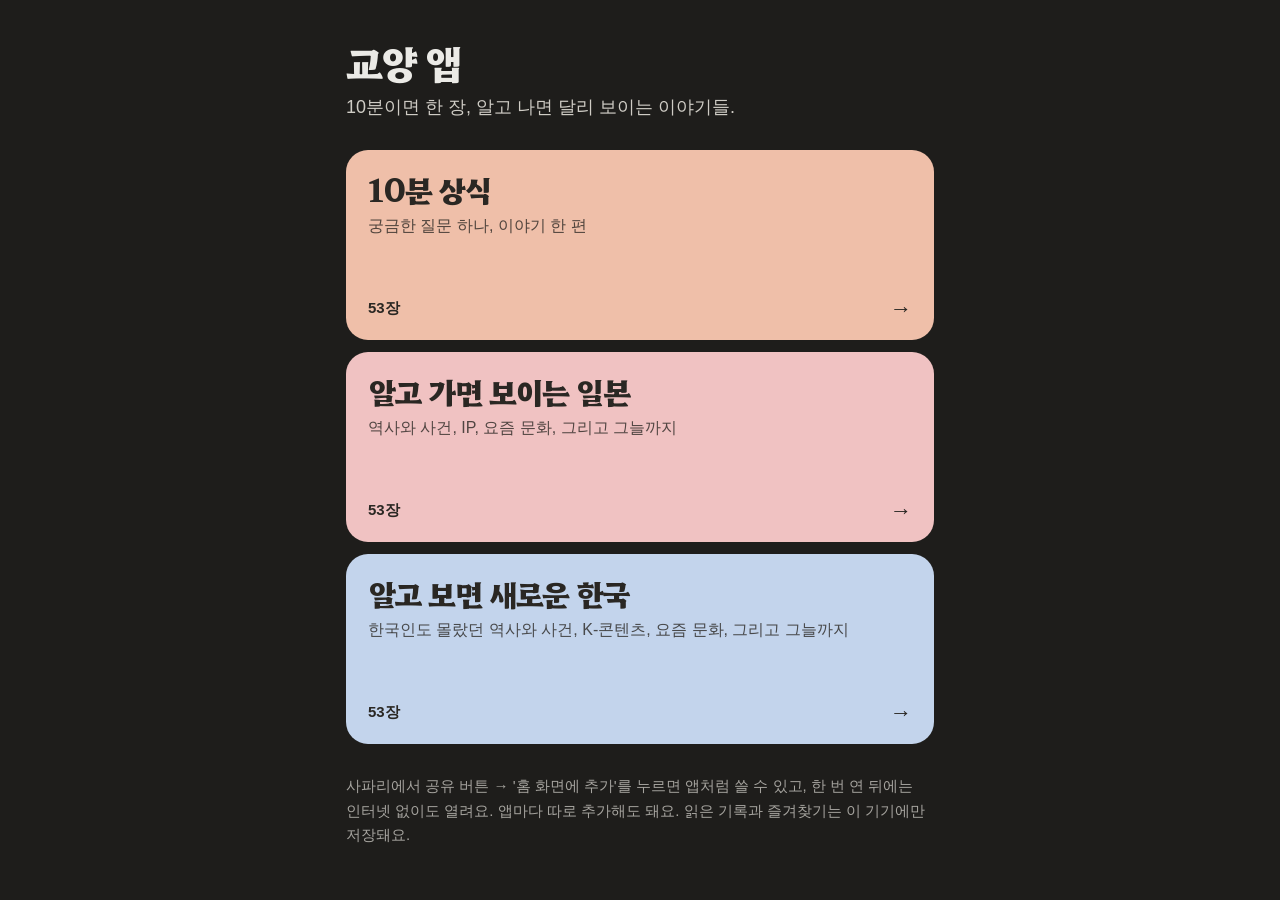
<file: index.html>
<!doctype html>
<html lang="ko">
<head>
<meta charset="utf-8">
<meta name="viewport" content="width=device-width,initial-scale=1,viewport-fit=cover">
<meta name="color-scheme" content="dark light">
<meta name="theme-color" content="#1e1d1b">
<title>교양 앱</title>
<link rel="manifest" href="manifest.webmanifest">
<link rel="stylesheet" href="fonts/fonts.css">
<link rel="icon" type="image/png" href="icons/hub-favicon.png">
<link rel="apple-touch-icon" href="icons/hub-apple-touch-icon.png">
<meta name="apple-mobile-web-app-capable" content="yes">
<meta name="apple-mobile-web-app-status-bar-style" content="black">
<meta name="apple-mobile-web-app-title" content="교양 앱">
<script>try{if(JSON.parse(localStorage.getItem('culture:theme')||'"dark"')==='light')document.documentElement.dataset.theme='light'}catch(e){}</script>
<style>
/* 세 앱으로 가는 첫 화면: 앱마다 자기 파스텔 색의 카드 한 장. 바탕은 앱과 같이 늘 어둡게(읽기 설정에서 '밝게'를 고르면 밝게) */
:root{--bg:#1e1d1b;--ink:#ebeae6;--ink2:#cfccc5;--mute:#a5a39e;--card-ink:#2a2723;--display:"Hahmlet",-apple-system,"Apple SD Gothic Neo",sans-serif;color-scheme:dark}
:root[data-theme="light"]{--bg:#f1f0ed;--ink:#24231f;--ink2:#44423d;--mute:#67645e;color-scheme:light}
*{box-sizing:border-box}
html{-webkit-text-size-adjust:100%;background:var(--bg)}
body{margin:0;background:var(--bg);color:var(--ink);font-family:-apple-system,BlinkMacSystemFont,"Apple SD Gothic Neo","Pretendard","Noto Sans KR","Malgun Gothic",sans-serif;word-break:keep-all;-webkit-font-smoothing:antialiased}
main{max-width:620px;margin:0 auto;padding-block:calc(40px + env(safe-area-inset-top,0px)) calc(48px + env(safe-area-inset-bottom,0px));padding-left:max(16px,env(safe-area-inset-left,0px));padding-right:max(16px,env(safe-area-inset-right,0px))}
h1{margin:0;font-family:var(--display);font-size:40px;font-weight:800;line-height:1.1;letter-spacing:-.045em}
.lead{margin:10px 0 28px;color:var(--ink2);font-size:18px;line-height:1.55}
.apps{display:grid;gap:12px}
.app{display:flex;flex-direction:column;justify-content:space-between;gap:28px;min-height:190px;padding:22px 22px 20px;border-radius:22px;background:var(--a);color:var(--card-ink);text-decoration:none}
.app:focus-visible{outline:3px solid var(--ink);outline-offset:3px}
.app:active{transform:scale(.985)}
.app h2{margin:0;font-family:var(--display);font-size:30px;font-weight:800;line-height:1.15;letter-spacing:-.04em}
.app p{margin:8px 0 0;font-size:16px;line-height:1.5;opacity:.8}
.app .row{display:flex;justify-content:space-between;align-items:center;font-size:15px;font-weight:700}
.app .row span:last-child{font-size:22px;line-height:1}
.foot{margin:30px 0 0;font-size:15px;line-height:1.65;color:var(--mute)}
@media (prefers-reduced-motion:no-preference){.app{animation:rise .55s cubic-bezier(.2,.7,.2,1) both}.app:nth-child(2){animation-delay:70ms}.app:nth-child(3){animation-delay:140ms}@keyframes rise{from{opacity:0;transform:translateY(18px)}}}
</style>
</head>
<body>
<main>
<h1>교양 앱</h1>
<p class="lead">10분이면 한 장, 알고 나면 달리 보이는 이야기들.</p>
<nav class="apps">
<a class="app" href="sangsik.html" style="--a:#efbfa9" data-app="sangsik"><div><h2>10분 상식</h2><p>궁금한 질문 하나, 이야기 한 편</p></div><div class="row"><span class="n">53장</span><span aria-hidden="true">→</span></div></a>
<a class="app" href="japan.html" style="--a:#f0c2c2" data-app="japan"><div><h2>알고 가면 보이는 일본</h2><p>역사와 사건, IP, 요즘 문화, 그리고 그늘까지</p></div><div class="row"><span class="n">53장</span><span aria-hidden="true">→</span></div></a>
<a class="app" href="korea.html" style="--a:#c3d4ec" data-app="korea"><div><h2>알고 보면 새로운 한국</h2><p>한국인도 몰랐던 역사와 사건, K-콘텐츠, 요즘 문화, 그리고 그늘까지</p></div><div class="row"><span class="n">53장</span><span aria-hidden="true">→</span></div></a>
</nav>
<p class="foot">사파리에서 공유 버튼 → '홈 화면에 추가'를 누르면 앱처럼 쓸 수 있고, 한 번 연 뒤에는 인터넷 없이도 열려요. 앱마다 따로 추가해도 돼요. 읽은 기록과 즐겨찾기는 이 기기에만 저장돼요.</p>
</main>
<script>
// 앱마다 읽은 장 수를 보여 준다 (각 앱이 저장한 '<앱>:read'를 읽기만 한다)
document.querySelectorAll('.app').forEach(function (a) {
  try { var n = (JSON.parse(localStorage.getItem(a.dataset.app + ':read') || '[]')).length; if (n) a.querySelector('.n').textContent = n + ' / 53장 읽음'; } catch (e) {}
});
</script>
<script>if('serviceWorker' in navigator)navigator.serviceWorker.register('sw.js').catch(function(){})</script>
</body>
</html>
</file>
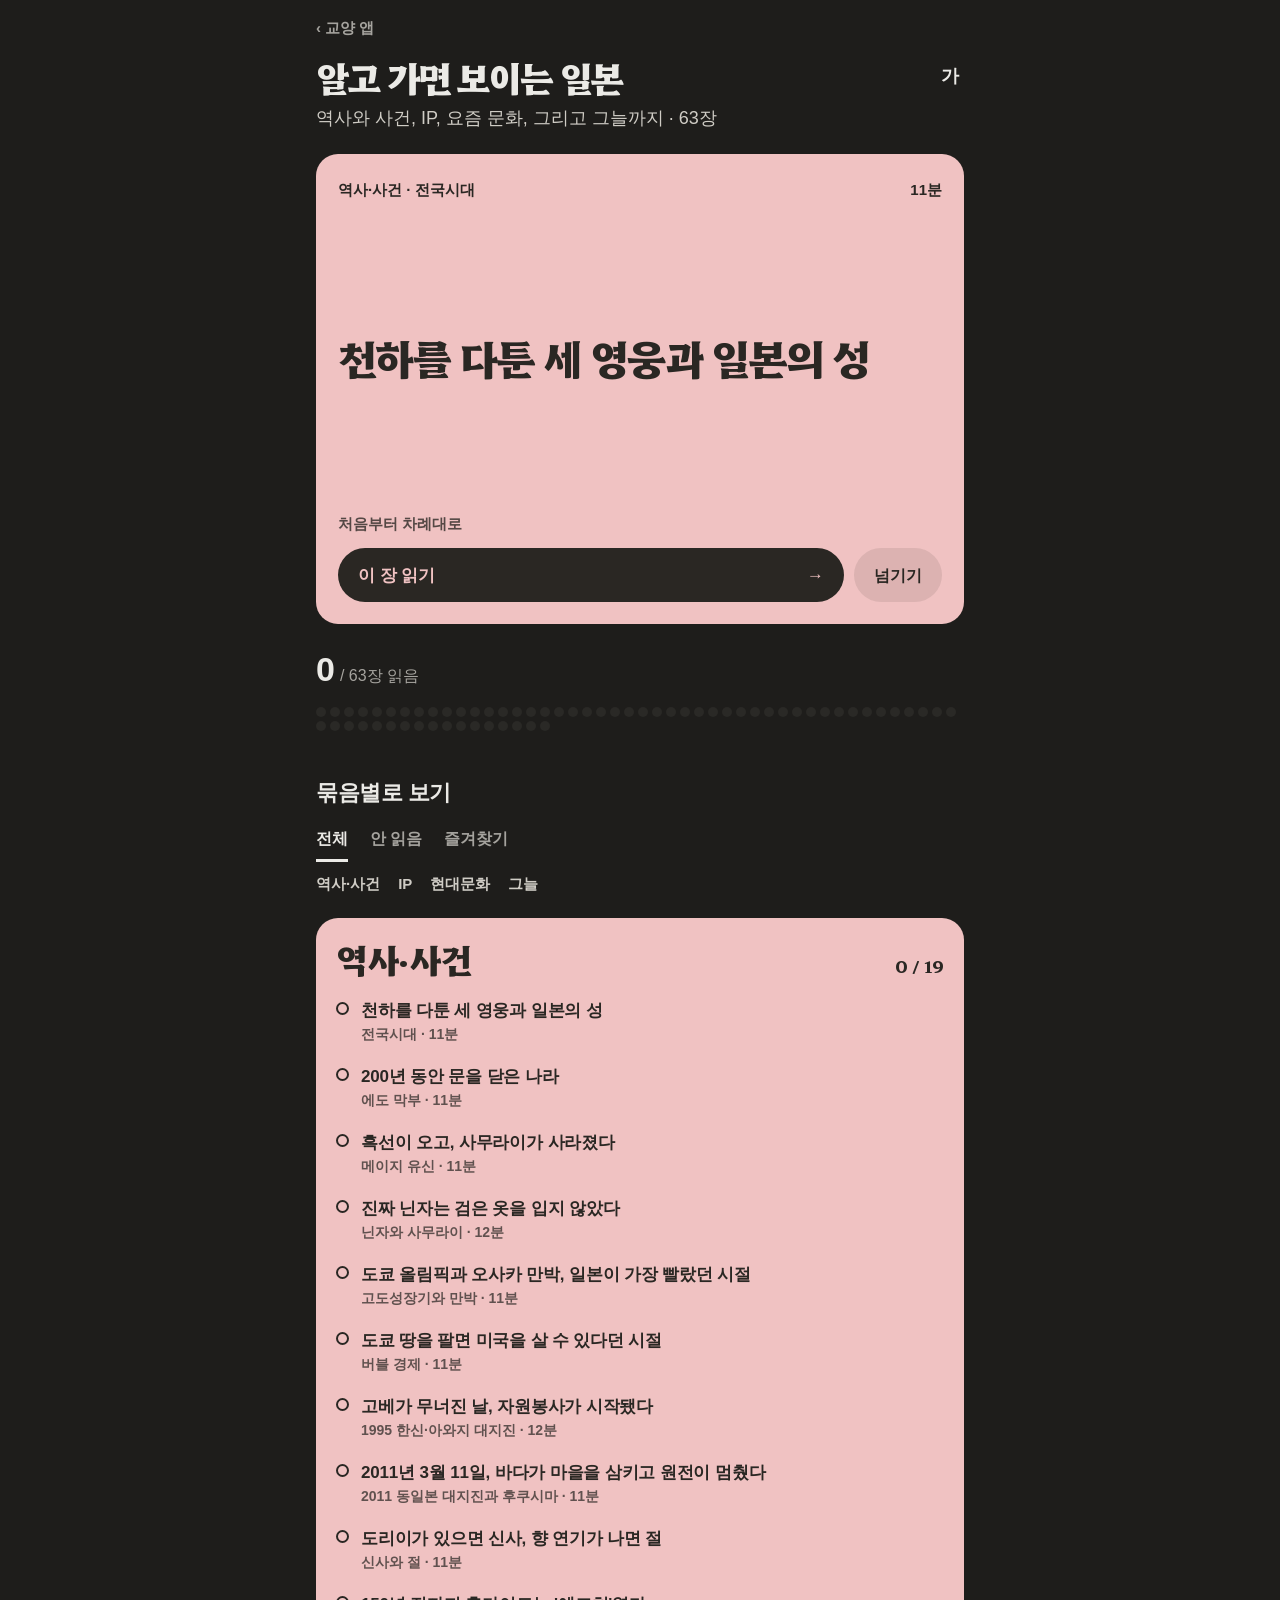
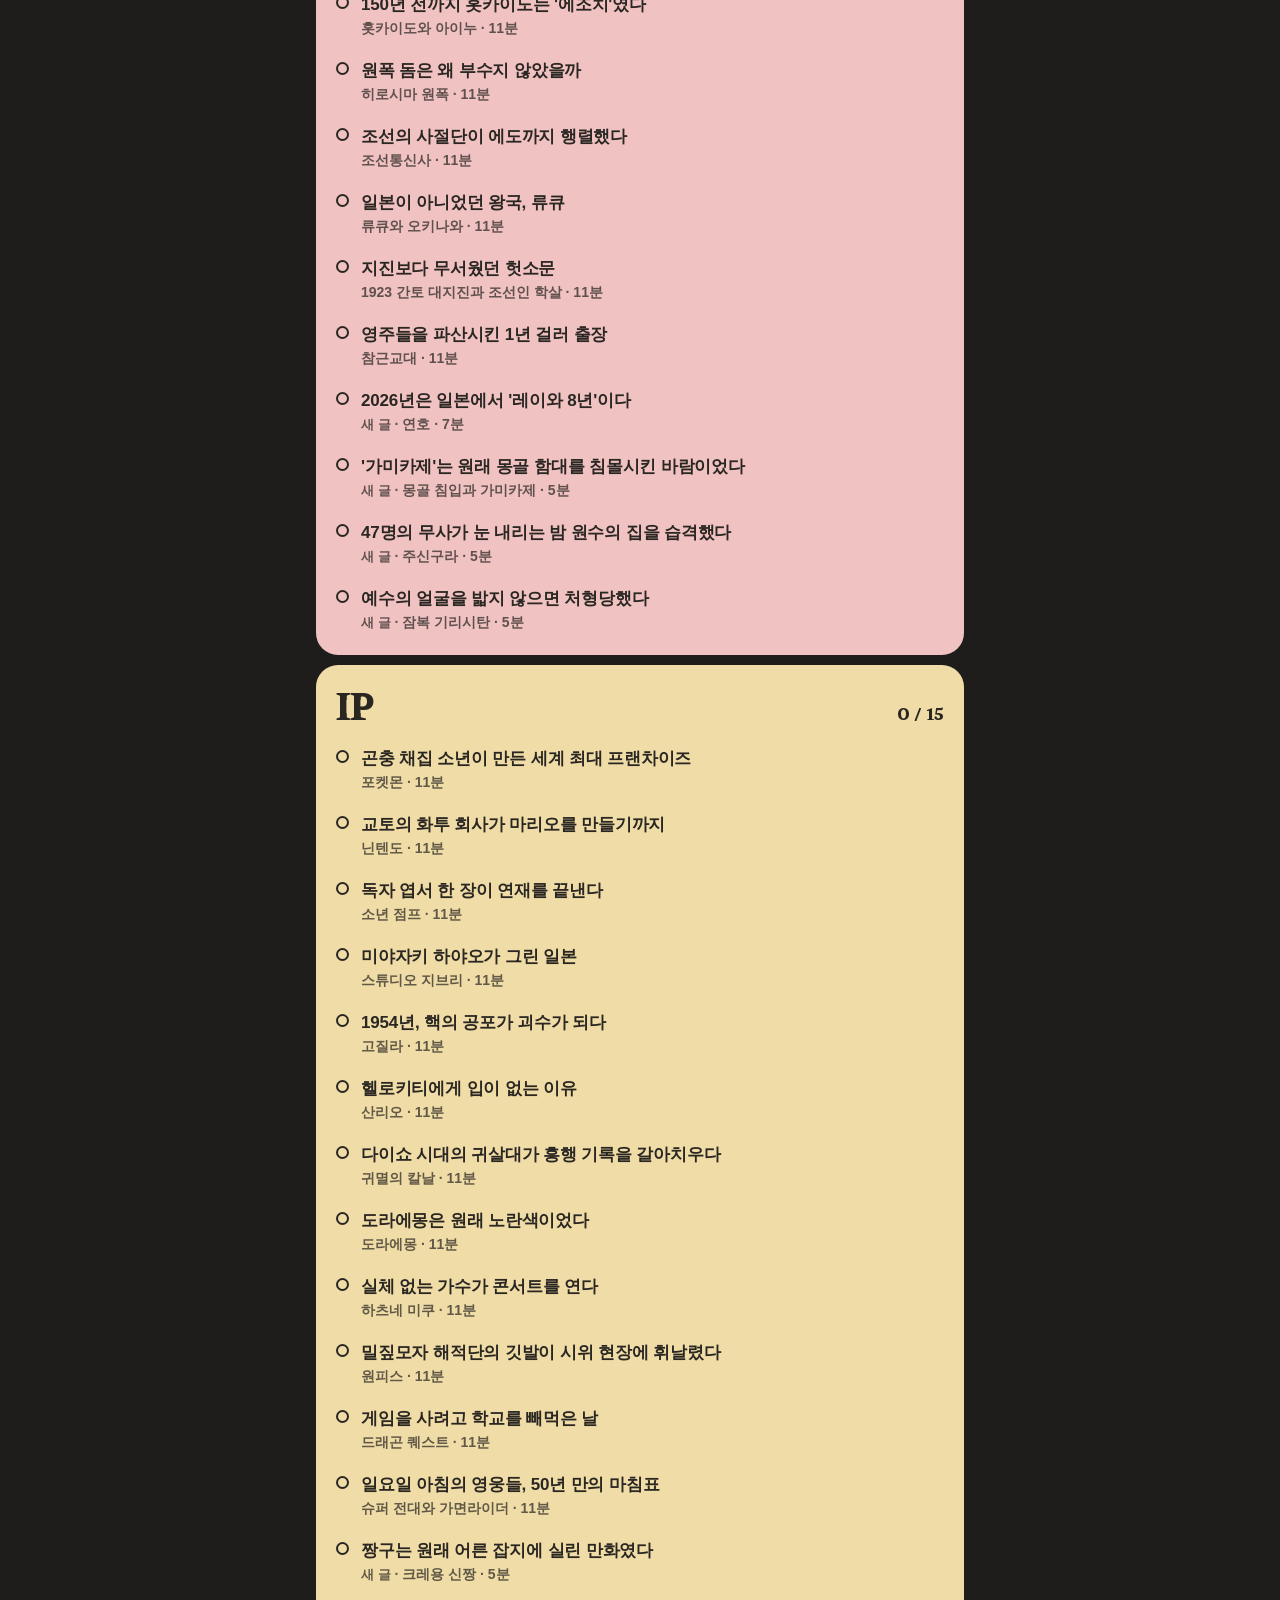
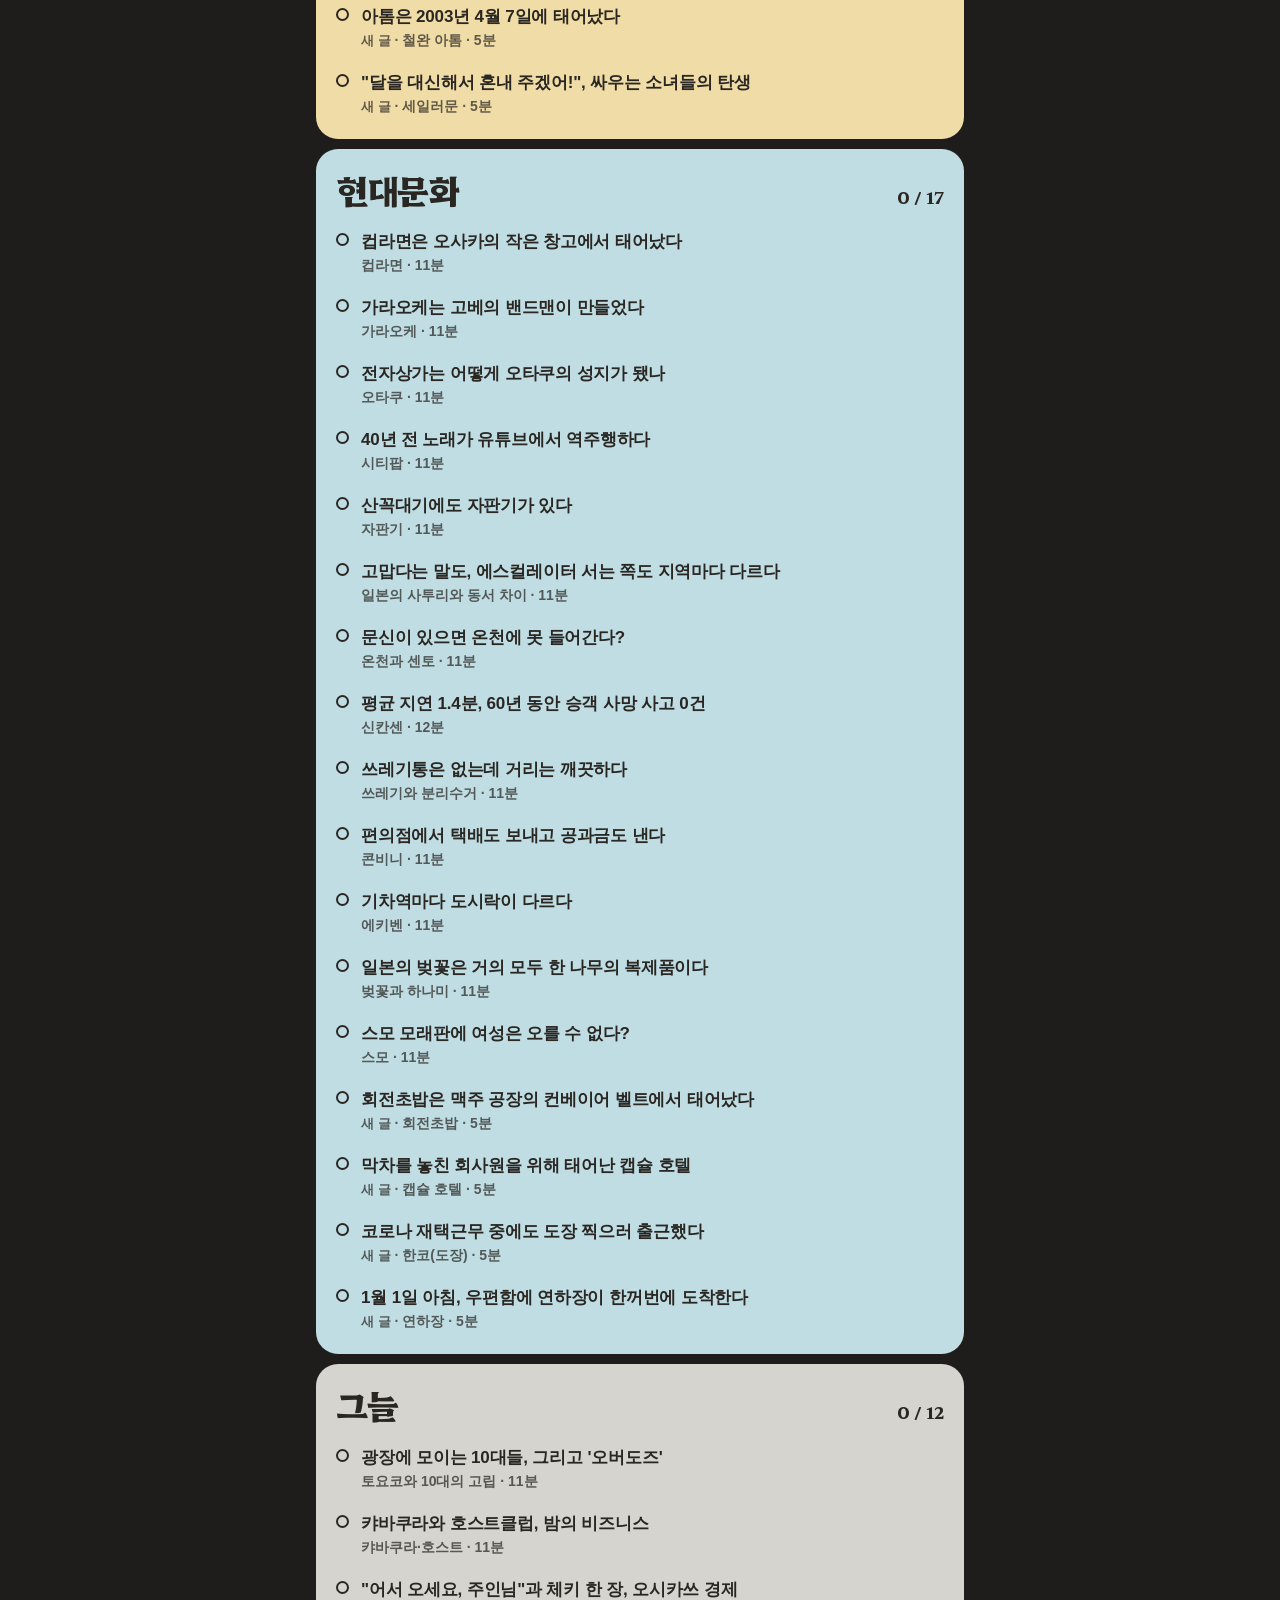
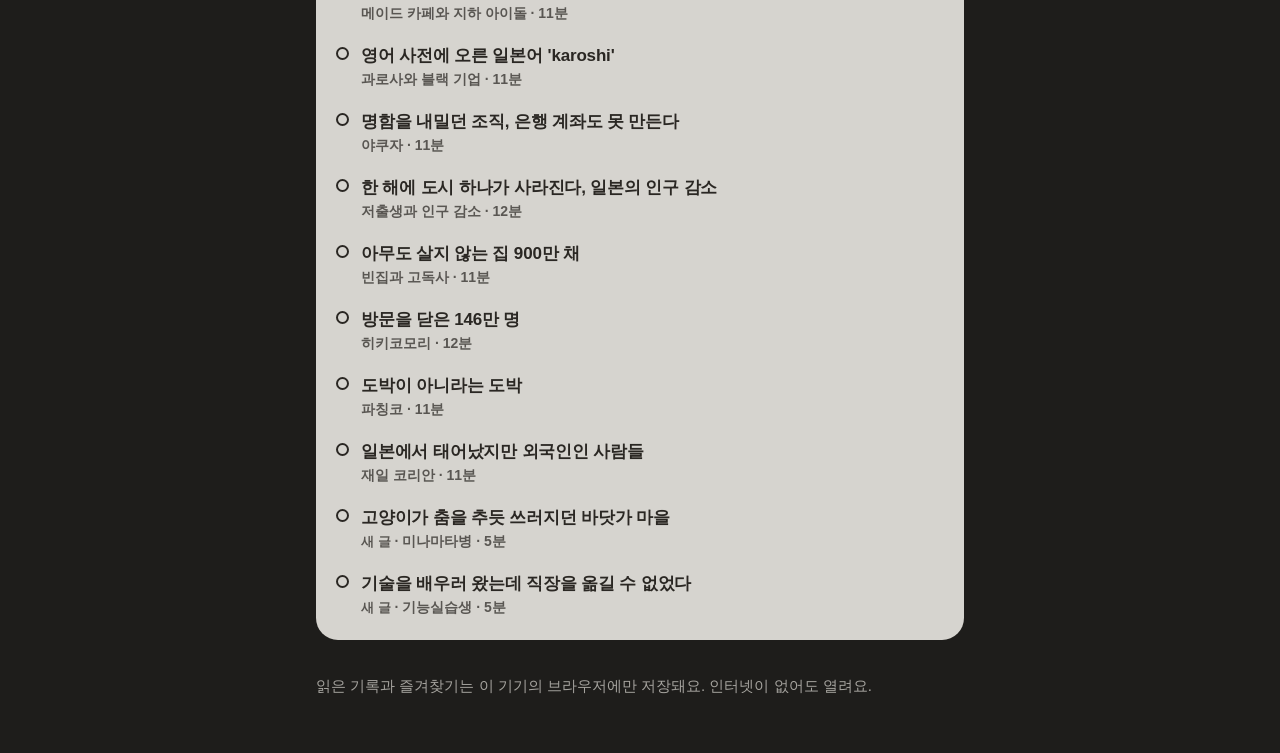
<file: japan.html>
<!doctype html>
<html lang="ko" data-app="japan" data-motif="waves">
<head>
<meta charset="utf-8">
<meta name="viewport" content="width=device-width,initial-scale=1,viewport-fit=cover">
<meta name="color-scheme" content="dark light">
<meta name="theme-color" content="#1e1d1b">
<title>알고 가면 보이는 일본</title>
<link rel="manifest" href="japan.webmanifest">
<link rel="stylesheet" href="fonts/fonts.css">
<link rel="icon" type="image/png" href="icons/japan-favicon.png">
<link rel="apple-touch-icon" href="icons/japan-apple-touch-icon.png">
<meta name="apple-mobile-web-app-capable" content="yes">
<meta name="apple-mobile-web-app-status-bar-style" content="black">
<meta name="apple-mobile-web-app-title" content="보이는 일본">
<!--
  ✏️ 내용 고치는 법 (Claude 없이)
  메모장 같은 편집기로 이 파일을 열고 '카드 데이터 시작'을 검색하세요.
  · 카드 하나 = <article> 부터 </article> 까지 한 덩어리예요.
      id          영문·숫자 이름. 읽음·즐겨찾기 기록이 이 이름으로 저장되니 이미 있는 id는 바꾸지 마세요.
      data-group  묶음 이름. 목록의 묶음 순서는 파일에 처음 나오는 순서예요.
      data-topic  주제 한두 단어      data-emoji  아이콘 이모지(지금 디자인에선 안 보여요)      data-new  있으면 목록에 '새 글' 표시
      <h2>        카드 제목
      본문        <p>문단</p>  <h3>소제목</h3>  <ul><li>항목</li></ul>  <strong>강조</strong>  <aside>상자</aside>
                  (일본·한국 앱: <div class="scene">장면</div>, <div class="tip">💡 팁</div>)
  · 새 카드는 비슷한 카드 하나를 통째로 복사해 원하는 자리에 붙이고, id를 새 이름(예: n4)으로 바꾸면 돼요.
  · 목록, 장 수, 이전·다음 버튼, 읽는 시간은 파일을 열 때 카드 데이터를 보고 자동으로 만들어져요.
  · 제목에 처음 쓰는 글자가 들어가면  python tools/fetch_fonts.py  를 한 번 실행하세요(제목 글꼴을 다시 받아요).
  · 카카오톡 미리보기처럼 자바스크립트가 꺼진 화면은 파일에 미리 적어 둔 목록을 보여 줘요.
    카드를 새로 넣었다면 작업 파일 폴더에서  python build.py --refresh "이 파일.html"  을 실행하면 그 목록도 맞춰져요.
-->
<script>(function(r){r.classList.add('js');r.lang='ko';r.dataset.app='japan';r.dataset.motif='waves';try{var t=JSON.parse(localStorage.getItem('culture:theme')||'"auto"');if(t==='light')r.dataset.theme=t;r.dataset.fs=JSON.parse(localStorage.getItem('culture:fs')||'1')}catch(e){}})(document.documentElement)</script>
<style>:root{--bg:#1e1d1b;--tone:#2a2926;--tone2:#363531;--ink:#ebeae6;--ink2:#cfccc5;--mute:#a5a39e;--card-ink:#2a2723;--g0:#f0c2c2;--g1:#f0dca6;--g2:#bfdde3;--g3:#d6d4cf;--g4:#f0c2c2;--fs:17px;--gut:16px;--display:"Hahmlet",-apple-system,"Apple SD Gothic Neo",sans-serif;color-scheme:dark}
/* 화면은 늘 어둡게가 기본. 읽기 설정에서 '밝게'를 고른 사람에게만 밝은 바탕 */
:root[data-theme="light"]{--bg:#f1f0ed;--tone:#e4e2dd;--tone2:#d7d5cf;--ink:#24231f;--ink2:#44423d;--mute:#67645e;color-scheme:light}
:root[data-fs="0"]{--fs:15px}:root[data-fs="1"]{--fs:17px}:root[data-fs="2"]{--fs:19px}:root[data-fs="3"]{--fs:21px}
/* 묶음마다 파스텔 한 색: 목록의 묶음 면, 오늘의 한 장, 카드 머리, 소제목이 같은 색을 쓴다 */
[data-gi="0"]{--c:var(--g0)}[data-gi="1"]{--c:var(--g1)}[data-gi="2"]{--c:var(--g2)}[data-gi="3"]{--c:var(--g3)}[data-gi="4"]{--c:var(--g4)}[data-gi="5"]{--c:var(--g0)}[data-gi="6"]{--c:var(--g1)}[data-gi="7"]{--c:var(--g2)}
*{box-sizing:border-box}
[hidden]{display:none!important}
html{-webkit-text-size-adjust:100%;text-size-adjust:100%;background:var(--bg)}
:root{padding-top:env(safe-area-inset-top,0px);padding-bottom:env(safe-area-inset-bottom,0px)}
body::before{content:"";position:fixed;inset:0 0 auto;height:env(safe-area-inset-top,0px);z-index:10;background:var(--bg)}
body{margin:0;background:var(--bg);color:var(--ink);font-family:-apple-system,BlinkMacSystemFont,"Apple SD Gothic Neo","Pretendard","Noto Sans KR","Malgun Gothic",sans-serif;font-size:16px;line-height:1.6;word-break:keep-all;overflow-wrap:break-word;-webkit-font-smoothing:antialiased;-webkit-tap-highlight-color:transparent}
a{color:inherit}
button{font:inherit;color:inherit;touch-action:manipulation;cursor:pointer}
:focus-visible{outline:3px solid var(--ink);outline-offset:3px;border-radius:4px}
html:not(.js) .js-only{display:none!important}
.wrap{max-width:680px;margin:0 auto;padding-block:0 56px;padding-left:max(var(--gut),env(safe-area-inset-left,0px));padding-right:max(var(--gut),env(safe-area-inset-right,0px))}

/* ── 화면 전환 ── */
.card{display:none}
html:not(.js) .card:target{display:block}
html:not(.js) body:has(.card:target) .home{display:none}
html.js .card.cur{display:block}
html.js[data-view="card"] .home{display:none}

/* ── 홈 ── */
.hublink{display:inline-flex;align-items:center;min-height:44px;margin-top:6px;font-size:15px;font-weight:600;color:var(--mute);text-decoration:none}
.top{display:flex;align-items:flex-start;justify-content:space-between;gap:12px;padding:6px 0 0}
.top h1{margin:0;font-family:var(--display);font-size:32px;line-height:1.15;letter-spacing:-.04em;font-weight:800}
.sub{margin:8px 0 0;color:var(--ink2);font-size:18px;line-height:1.5}
.ib{flex:none;display:grid;place-items:center;width:44px;height:44px;margin:-2px -8px 0 0;border:0;border-radius:12px;background:transparent;font-size:18px;font-weight:700;color:var(--ink)}
.ib:active{background:var(--tone)}
.ib svg{width:22px;height:22px}

/* 오늘의 한 장: 직전에 읽은 장의 다음 장을 묶음 색 카드 한 장으로 크게 */
.today{margin-top:22px;perspective:1200px}
.deal{display:flex;flex-direction:column;justify-content:space-between;min-height:min(470px,62svh);padding:24px 22px 22px;border-radius:22px;background:var(--c);color:var(--card-ink);transform-origin:50% 100%}
.deal .dm{display:flex;justify-content:space-between;gap:12px;font-size:15px;font-weight:700}
.deal .q{margin:28px 0;font-family:var(--display);font-size:clamp(30px,9.4vw,42px);font-weight:800;line-height:1.16;letter-spacing:-.04em}
.deal .note{margin:0 0 14px;font-size:15px;font-weight:600;line-height:1.45;opacity:.78}
.deal .row2{display:flex;gap:10px}
.go{flex:1;display:flex;justify-content:space-between;align-items:center;min-height:54px;padding:0 20px;border-radius:999px;background:var(--card-ink);color:var(--c);font-size:17px;font-weight:700;text-decoration:none}
.flip{flex:none;min-height:54px;padding:0 20px;border:0;border-radius:999px;background:rgba(42,39,35,.1);color:var(--card-ink);font-size:16px;font-weight:700}
.go:active,.flip:active{transform:scale(.96)}
.deal.turn{animation:turn .45s cubic-bezier(.2,.7,.2,1)}
@keyframes turn{45%{transform:rotateX(-82deg);opacity:.4}}

.stats{margin-top:18px}
.sline{display:flex;justify-content:space-between;align-items:baseline;gap:12px;font-size:16px;color:var(--mute)}
.sline b{font-size:34px;font-weight:800;letter-spacing:-.03em;color:var(--ink);margin-right:6px}
.nfav{font-weight:600}
.dots{display:flex;flex-wrap:wrap;gap:4px;margin-top:10px}
.dots i{width:10px;height:10px;border-radius:50%;background:var(--tone)}
.dots i.on{background:var(--c)}

.sec{margin:44px 0 0;font-size:22px;font-weight:800;letter-spacing:-.02em}
.filters{display:flex;gap:22px;margin-top:8px}
.filters button{min-height:44px;padding:0;border:0;border-bottom:3px solid transparent;background:transparent;font-size:16px;font-weight:700;color:var(--mute)}
.filters button[aria-selected="true"]{color:var(--ink);border-color:var(--ink)}
.chips{display:flex;flex-wrap:wrap;gap:0 18px;margin-top:2px}
.chips a{display:inline-flex;align-items:center;min-height:40px;font-size:15px;font-weight:600;color:var(--ink2);text-decoration:none}

.grp{margin-top:14px;padding:22px 20px 12px;border-radius:22px;background:var(--c);color:var(--card-ink);scroll-margin-top:12px}
.grp+.grp{margin-top:10px}
.gh{display:flex;justify-content:space-between;align-items:baseline;gap:12px;margin:0;font-family:var(--display);font-size:34px;font-weight:800;line-height:1.1;letter-spacing:-.04em}
.gc{font-size:16px;font-weight:700;letter-spacing:0}
.toc{list-style:none;margin:12px 0 0;padding:0}
.toc li{scroll-margin-top:30vh;border-radius:12px}
.toc a{display:flex;align-items:baseline;gap:12px;padding:10px 0;text-decoration:none}
.toc a::before{content:"";flex:none;width:9px;height:9px;border-radius:50%;border:2px solid currentColor;transform:translateY(-1px)}
.toc a:active{opacity:.6}
.tile{display:none}
.t{flex:1;min-width:0;font-size:17px;font-weight:600;line-height:1.42;letter-spacing:-.01em}
.f{display:block;margin-top:2px;font-size:14px;font-weight:600;opacity:.72;letter-spacing:0}
.new{margin-left:6px;font-size:13px;font-weight:800}
.f .new{margin:0}
.st{flex:none;align-self:center;width:18px;height:18px;visibility:hidden}
li.fav .st{visibility:visible}
li.read a{opacity:.55}
li.read a::before{background:currentColor}
li.flash{animation:flash 1.6s ease-out}
@keyframes flash{0%,30%{background:rgba(42,39,35,.12)}100%{background:transparent}}
.empty{margin:20px 0;padding:22px;border-radius:18px;background:var(--tone);text-align:center;color:var(--ink2);font-size:16px}
.foot{margin:34px 0 0;font-size:15px;line-height:1.55;color:var(--mute)}

/* ── 카드 ── */
.bar{position:sticky;top:env(safe-area-inset-top,0px);z-index:5;display:flex;align-items:center;gap:2px;margin:0 calc(-1*var(--gut));padding:0 calc(var(--gut) - 6px);min-height:52px;background:var(--bg)}
.back{flex:none;display:flex;align-items:center;min-height:44px;padding:0 10px 0 6px;font-size:16px;font-weight:700;color:var(--ink);text-decoration:none}
.bt{flex:1;min-width:0;text-align:center;font-size:14px;font-weight:600;color:var(--mute);white-space:nowrap;overflow:hidden;text-overflow:ellipsis}
.bar .ib{margin:0}
.fav svg{fill:none;stroke:currentColor;stroke-width:2;stroke-linejoin:round}
.fav[aria-pressed="true"] svg{fill:var(--c);stroke:var(--c)}
.prog{position:absolute;left:0;right:0;bottom:0;height:3px;background:var(--c);transform:scaleX(0);transform-origin:0 50%}
.ch{margin-top:6px;padding:22px 22px 26px;border-radius:22px;background:var(--c);color:var(--card-ink)}
.meta{font-size:15px;font-weight:700}
.card h2{margin:40px 0 0;font-family:var(--display);font-size:calc(var(--fs) * 1.9);line-height:1.18;letter-spacing:-.04em;font-weight:800;text-wrap:balance}

.card{font-size:var(--fs);line-height:1.78;letter-spacing:-.005em}
.card .ch+p{margin-top:30px;font-size:calc(var(--fs) * 1.15);line-height:1.6;font-weight:600}
.card p{margin:0 0 1.1em;text-wrap:pretty}
.card h3{margin:2.2em 0 .6em;font-family:var(--display);font-size:calc(var(--fs) * 1.42);line-height:1.3;font-weight:800;letter-spacing:-.035em;color:var(--c)}
.card ul{margin:0 0 1.1em;padding-left:1.15em}
.card li{margin:.35em 0;padding-left:.15em}
.card li::marker{color:var(--c)}
.card strong{font-weight:700;color:var(--c)}
.card aside,.card .tip{margin:1.5em 0;padding:18px 20px;border-radius:16px;background:var(--tone);font-size:.95em;line-height:1.68}
.card aside strong,.card .tip strong{color:inherit}
.card .scene{margin:30px 0 1.6em;padding:18px 20px;border-radius:16px;background:var(--tone);color:var(--ink2)}
.card .tag{display:block;margin-bottom:6px;font-size:14px;font-weight:700;color:var(--c)}
.card .key{margin:1.4em 0 1.1em;padding:16px 20px;border-radius:16px;background:var(--c);color:var(--card-ink);font-weight:700}
/* 밝게: 파스텔 글자는 밝은 바탕에서 흐리니 먹색으로 */
:root[data-theme="light"] .card h3,:root[data-theme="light"] .card .tag{color:var(--ink)}
:root[data-theme="light"] .card strong{color:inherit;background:var(--c);padding:0 2px;border-radius:3px}
:root[data-theme="light"] .card li::marker{color:var(--ink2)}

.end{margin-top:52px}
.done-btn{display:flex;align-items:center;justify-content:center;gap:8px;width:100%;min-height:56px;border:0;border-radius:999px;background:var(--ink);color:var(--bg);font-size:17px;font-weight:700}
.done-btn .ck{display:none}
.done-btn[aria-pressed="true"]{background:var(--tone);color:var(--ink)}
.done-btn[aria-pressed="true"] .ck{display:inline}
.pager{display:grid;grid-template-columns:1fr 1fr;gap:10px;margin-top:14px}
.pager a,.pager .done{display:flex;flex-direction:column;gap:14px;min-height:120px;padding:16px 18px 20px;border-radius:22px;background:var(--tone);text-decoration:none;font-family:var(--display);font-size:17px;font-weight:800;line-height:1.3;letter-spacing:-.02em}
.pager a span,.pager .done span{font-family:-apple-system,"Apple SD Gothic Neo",sans-serif;font-size:14px;font-weight:700;letter-spacing:0;opacity:.75}
.pager .nx{background:var(--n,var(--tone));color:var(--card-ink)}
.pager .none{background:none}
.pager a:active{transform:scale(.98)}
.tolist{display:flex;align-items:center;justify-content:center;min-height:48px;margin:14px 0 0;font-size:15px;font-weight:600;color:var(--mute);text-decoration:none}

/* ── 자바스크립트가 꺼진 화면(파일 미리보기 등) ── */
.nojs-back{display:none}
html:not(.js) body:has(.card:target) .nojs-back{position:sticky;top:env(safe-area-inset-top,0px);z-index:5;display:inline-flex;align-items:center;min-height:44px;margin:10px 0 0;padding:0 18px;border-radius:999px;background:var(--tone);font-size:15px;font-weight:700;color:var(--ink);text-decoration:none}
html:not(.js) .card{scroll-margin-top:calc(60px + env(safe-area-inset-top,0px))}
html:not(.js) .card::before{content:attr(data-group) " · " attr(data-topic);display:block;padding:22px 0 10px;font-size:15px;line-height:1.5;color:var(--mute)}

/* ── 설정 시트 ── */
.sheet{position:fixed;inset:0;z-index:20;display:flex;align-items:flex-end;background:rgba(0,0,0,.5);animation:fade .18s}
.panel{width:100%;max-width:680px;margin:0 auto;padding:8px max(20px,env(safe-area-inset-right,0px)) calc(18px + env(safe-area-inset-bottom,0px)) max(20px,env(safe-area-inset-left,0px));border-radius:22px 22px 0 0;background:var(--tone);animation:up .22s cubic-bezier(.2,.8,.3,1)}
.grab{width:38px;height:5px;margin:0 auto 12px;border-radius:5px;background:var(--tone2)}
.panel h2{margin:0 0 16px;font-family:var(--display);font-size:24px;font-weight:800;letter-spacing:-.03em}
.row{margin:0 0 16px}
.rl{display:block;margin-bottom:8px;font-size:15px;font-weight:700;color:var(--ink2)}
.seg{display:flex;gap:4px;padding:4px;border-radius:999px;background:var(--bg)}
.seg button{flex:1;min-height:42px;border:0;border-radius:999px;background:transparent;font-size:15px;font-weight:600;color:var(--mute)}
.seg button[aria-pressed="true"]{background:var(--ink);color:var(--bg)}
.preview{margin:0 0 18px;padding:14px 16px;border-radius:14px;background:var(--bg);font-size:var(--fs);line-height:1.75}
.reset,.close{display:block;width:100%;min-height:50px;border:0;border-radius:999px;font-size:16px;font-weight:700}
.reset{background:transparent;color:var(--mute);font-weight:600;margin-bottom:6px}
.reset[data-armed]{color:var(--ink);font-weight:700}
.close{background:var(--ink);color:var(--bg)}
.toast{position:fixed;left:50%;bottom:calc(24px + env(safe-area-inset-bottom,0px));z-index:30;max-width:calc(100% - 40px);padding:12px 20px;border-radius:999px;background:var(--ink);color:var(--bg);font-size:15px;font-weight:600;opacity:0;transform:translate(-50%,12px);transition:opacity .2s,transform .2s;pointer-events:none}
.toast.on{opacity:1;transform:translate(-50%,0)}
@keyframes fade{from{opacity:0}}
@keyframes up{from{transform:translateY(40px);opacity:.4}}
@media (prefers-reduced-motion:no-preference){.grp{animation:rise .55s cubic-bezier(.2,.7,.2,1) both}.grp:nth-child(2){animation-delay:80ms}.grp:nth-child(3){animation-delay:160ms}@keyframes rise{from{opacity:0;transform:translateY(20px)}}}
@media (prefers-reduced-motion:reduce){*{animation:none!important;transition:none!important}}
@media (min-width:700px){.top h1{font-size:36px}}
</style>
</head>
<body>
<div class="wrap">
<div class="home" id="list">
<a class="hublink" href="./">‹ 교양 앱</a>
<header class="top"><div class="brand"><div><h1>알고 가면 보이는 일본</h1><p class="sub">역사와 사건, IP, 요즘 문화, 그리고 그늘까지 · <span class="ntotal">63</span>장</p></div></div>
<button class="ib aa js-only" type="button" aria-label="읽기 설정">가</button></header>
<section class="today js-only" aria-label="오늘의 한 장"></section>
<div class="stats js-only"><div class="sline"><span><b class="nread">0</b>/ <span class="ntotal">63</span>장 읽음</span><span class="nfav"></span></div><div class="dots" aria-hidden="true"></div></div>
<h2 class="sec">묶음별로 보기</h2>
<div class="filters js-only" role="tablist"><button type="button" data-f="all" aria-selected="true">전체</button><button type="button" data-f="unread" aria-selected="false">안 읽음</button><button type="button" data-f="fav" aria-selected="false">즐겨찾기</button></div>
<nav class="chips"><a href="#g0">역사·사건</a><a href="#g1">IP</a><a href="#g2">현대문화</a><a href="#g3">그늘</a></nav>
<p class="empty" hidden></p>
<div id="toc"><section class="grp" id="g0" data-gi="0"><h2 class="gh">역사·사건<span class="gc"><span class="gread"></span>19장</span></h2><ol class="toc"><li id="i-c0" data-id="c0"><a href="#c0"><span class="tile">🏯</span><span class="t">천하를 다툰 세 영웅과 일본의 성<span class="f">전국시대 · 11분</span></span><span class="st" aria-hidden="true"></span></a></li><li id="i-c1" data-id="c1"><a href="#c1"><span class="tile">🚢</span><span class="t">200년 동안 문을 닫은 나라<span class="f">에도 막부 · 11분</span></span><span class="st" aria-hidden="true"></span></a></li><li id="i-c2" data-id="c2"><a href="#c2"><span class="tile">⚔️</span><span class="t">흑선이 오고, 사무라이가 사라졌다<span class="f">메이지 유신 · 11분</span></span><span class="st" aria-hidden="true"></span></a></li><li id="i-c3" data-id="c3"><a href="#c3"><span class="tile">🥷</span><span class="t">진짜 닌자는 검은 옷을 입지 않았다<span class="f">닌자와 사무라이 · 12분</span></span><span class="st" aria-hidden="true"></span></a></li><li id="i-c4" data-id="c4"><a href="#c4"><span class="tile">🌞</span><span class="t">도쿄 올림픽과 오사카 만박, 일본이 가장 빨랐던 시절<span class="f">고도성장기와 만박 · 11분</span></span><span class="st" aria-hidden="true"></span></a></li><li id="i-c5" data-id="c5"><a href="#c5"><span class="tile">🫧</span><span class="t">도쿄 땅을 팔면 미국을 살 수 있다던 시절<span class="f">버블 경제 · 11분</span></span><span class="st" aria-hidden="true"></span></a></li><li id="i-c6" data-id="c6"><a href="#c6"><span class="tile">🏚️</span><span class="t">고베가 무너진 날, 자원봉사가 시작됐다<span class="f">1995 한신·아와지 대지진 · 12분</span></span><span class="st" aria-hidden="true"></span></a></li><li id="i-c7" data-id="c7"><a href="#c7"><span class="tile">🌊</span><span class="t">2011년 3월 11일, 바다가 마을을 삼키고 원전이 멈췄다<span class="f">2011 동일본 대지진과 후쿠시마 · 11분</span></span><span class="st" aria-hidden="true"></span></a></li><li id="i-c8" data-id="c8"><a href="#c8"><span class="tile">⛩️</span><span class="t">도리이가 있으면 신사, 향 연기가 나면 절<span class="f">신사와 절 · 11분</span></span><span class="st" aria-hidden="true"></span></a></li><li id="i-c9" data-id="c9"><a href="#c9"><span class="tile">🐻</span><span class="t">150년 전까지 홋카이도는 '에조치'였다<span class="f">홋카이도와 아이누 · 11분</span></span><span class="st" aria-hidden="true"></span></a></li><li id="i-c10" data-id="c10"><a href="#c10"><span class="tile">🕊️</span><span class="t">원폭 돔은 왜 부수지 않았을까<span class="f">히로시마 원폭 · 11분</span></span><span class="st" aria-hidden="true"></span></a></li><li id="i-c11" data-id="c11"><a href="#c11"><span class="tile">📜</span><span class="t">조선의 사절단이 에도까지 행렬했다<span class="f">조선통신사 · 11분</span></span><span class="st" aria-hidden="true"></span></a></li><li id="i-c12" data-id="c12"><a href="#c12"><span class="tile">🌺</span><span class="t">일본이 아니었던 왕국, 류큐<span class="f">류큐와 오키나와 · 11분</span></span><span class="st" aria-hidden="true"></span></a></li><li id="i-c13" data-id="c13"><a href="#c13"><span class="tile">🔥</span><span class="t">지진보다 무서웠던 헛소문<span class="f">1923 간토 대지진과 조선인 학살 · 11분</span></span><span class="st" aria-hidden="true"></span></a></li><li id="i-c14" data-id="c14"><a href="#c14"><span class="tile">🏯</span><span class="t">영주들을 파산시킨 1년 걸러 출장<span class="f">참근교대 · 11분</span></span><span class="st" aria-hidden="true"></span></a></li><li id="i-n1" data-id="n1"><a href="#n1"><span class="tile">📅</span><span class="t">2026년은 일본에서 '레이와 8년'이다<span class="new">NEW</span><span class="f">연호 · 7분</span></span><span class="st" aria-hidden="true"></span></a></li><li id="i-n4" data-id="n4"><a href="#n4"><span class="tile">🌀</span><span class="t">'가미카제'는 원래 몽골 함대를 침몰시킨 바람이었다<span class="new">NEW</span><span class="f">몽골 침입과 가미카제 · 5분</span></span><span class="st" aria-hidden="true"></span></a></li><li id="i-n5" data-id="n5"><a href="#n5"><span class="tile">❄️</span><span class="t">47명의 무사가 눈 내리는 밤 원수의 집을 습격했다<span class="new">NEW</span><span class="f">주신구라 · 5분</span></span><span class="st" aria-hidden="true"></span></a></li><li id="i-n6" data-id="n6"><a href="#n6"><span class="tile">✝️</span><span class="t">예수의 얼굴을 밟지 않으면 처형당했다<span class="new">NEW</span><span class="f">잠복 기리시탄 · 5분</span></span><span class="st" aria-hidden="true"></span></a></li></ol></section><section class="grp" id="g1" data-gi="1"><h2 class="gh">IP<span class="gc"><span class="gread"></span>15장</span></h2><ol class="toc"><li id="i-c15" data-id="c15"><a href="#c15"><span class="tile">⚡</span><span class="t">곤충 채집 소년이 만든 세계 최대 프랜차이즈<span class="f">포켓몬 · 11분</span></span><span class="st" aria-hidden="true"></span></a></li><li id="i-c16" data-id="c16"><a href="#c16"><span class="tile">🍄</span><span class="t">교토의 화투 회사가 마리오를 만들기까지<span class="f">닌텐도 · 11분</span></span><span class="st" aria-hidden="true"></span></a></li><li id="i-c17" data-id="c17"><a href="#c17"><span class="tile">📚</span><span class="t">독자 엽서 한 장이 연재를 끝낸다<span class="f">소년 점프 · 11분</span></span><span class="st" aria-hidden="true"></span></a></li><li id="i-c18" data-id="c18"><a href="#c18"><span class="tile">🧚</span><span class="t">미야자키 하야오가 그린 일본<span class="f">스튜디오 지브리 · 11분</span></span><span class="st" aria-hidden="true"></span></a></li><li id="i-c19" data-id="c19"><a href="#c19"><span class="tile">🦖</span><span class="t">1954년, 핵의 공포가 괴수가 되다<span class="f">고질라 · 11분</span></span><span class="st" aria-hidden="true"></span></a></li><li id="i-c20" data-id="c20"><a href="#c20"><span class="tile">🐱</span><span class="t">헬로키티에게 입이 없는 이유<span class="f">산리오 · 11분</span></span><span class="st" aria-hidden="true"></span></a></li><li id="i-c21" data-id="c21"><a href="#c21"><span class="tile">🗡️</span><span class="t">다이쇼 시대의 귀살대가 흥행 기록을 갈아치우다<span class="f">귀멸의 칼날 · 11분</span></span><span class="st" aria-hidden="true"></span></a></li><li id="i-c22" data-id="c22"><a href="#c22"><span class="tile">🔵</span><span class="t">도라에몽은 원래 노란색이었다<span class="f">도라에몽 · 11분</span></span><span class="st" aria-hidden="true"></span></a></li><li id="i-c23" data-id="c23"><a href="#c23"><span class="tile">🎵</span><span class="t">실체 없는 가수가 콘서트를 연다<span class="f">하츠네 미쿠 · 11분</span></span><span class="st" aria-hidden="true"></span></a></li><li id="i-c24" data-id="c24"><a href="#c24"><span class="tile">🏴‍☠️</span><span class="t">밀짚모자 해적단의 깃발이 시위 현장에 휘날렸다<span class="f">원피스 · 11분</span></span><span class="st" aria-hidden="true"></span></a></li><li id="i-c25" data-id="c25"><a href="#c25"><span class="tile">🐉</span><span class="t">게임을 사려고 학교를 빼먹은 날<span class="f">드래곤 퀘스트 · 11분</span></span><span class="st" aria-hidden="true"></span></a></li><li id="i-c26" data-id="c26"><a href="#c26"><span class="tile">🦸</span><span class="t">일요일 아침의 영웅들, 50년 만의 마침표<span class="f">슈퍼 전대와 가면라이더 · 11분</span></span><span class="st" aria-hidden="true"></span></a></li><li id="i-n2" data-id="n2"><a href="#n2"><span class="tile">🖍️</span><span class="t">짱구는 원래 어른 잡지에 실린 만화였다<span class="new">NEW</span><span class="f">크레용 신짱 · 5분</span></span><span class="st" aria-hidden="true"></span></a></li><li id="i-n7" data-id="n7"><a href="#n7"><span class="tile">🤖</span><span class="t">아톰은 2003년 4월 7일에 태어났다<span class="new">NEW</span><span class="f">철완 아톰 · 5분</span></span><span class="st" aria-hidden="true"></span></a></li><li id="i-n8" data-id="n8"><a href="#n8"><span class="tile">🌙</span><span class="t">"달을 대신해서 혼내 주겠어!", 싸우는 소녀들의 탄생<span class="new">NEW</span><span class="f">세일러문 · 5분</span></span><span class="st" aria-hidden="true"></span></a></li></ol></section><section class="grp" id="g2" data-gi="2"><h2 class="gh">현대문화<span class="gc"><span class="gread"></span>17장</span></h2><ol class="toc"><li id="i-c27" data-id="c27"><a href="#c27"><span class="tile">🍜</span><span class="t">컵라면은 오사카의 작은 창고에서 태어났다<span class="f">컵라면 · 11분</span></span><span class="st" aria-hidden="true"></span></a></li><li id="i-c28" data-id="c28"><a href="#c28"><span class="tile">🎤</span><span class="t">가라오케는 고베의 밴드맨이 만들었다<span class="f">가라오케 · 11분</span></span><span class="st" aria-hidden="true"></span></a></li><li id="i-c29" data-id="c29"><a href="#c29"><span class="tile">🎮</span><span class="t">전자상가는 어떻게 오타쿠의 성지가 됐나<span class="f">오타쿠 · 11분</span></span><span class="st" aria-hidden="true"></span></a></li><li id="i-c30" data-id="c30"><a href="#c30"><span class="tile">🌃</span><span class="t">40년 전 노래가 유튜브에서 역주행하다<span class="f">시티팝 · 11분</span></span><span class="st" aria-hidden="true"></span></a></li><li id="i-c31" data-id="c31"><a href="#c31"><span class="tile">🥤</span><span class="t">산꼭대기에도 자판기가 있다<span class="f">자판기 · 11분</span></span><span class="st" aria-hidden="true"></span></a></li><li id="i-c32" data-id="c32"><a href="#c32"><span class="tile">😆</span><span class="t">고맙다는 말도, 에스컬레이터 서는 쪽도 지역마다 다르다<span class="f">일본의 사투리와 동서 차이 · 11분</span></span><span class="st" aria-hidden="true"></span></a></li><li id="i-c33" data-id="c33"><a href="#c33"><span class="tile">♨️</span><span class="t">문신이 있으면 온천에 못 들어간다?<span class="f">온천과 센토 · 11분</span></span><span class="st" aria-hidden="true"></span></a></li><li id="i-c34" data-id="c34"><a href="#c34"><span class="tile">🚄</span><span class="t">평균 지연 1.4분, 60년 동안 승객 사망 사고 0건<span class="f">신칸센 · 12분</span></span><span class="st" aria-hidden="true"></span></a></li><li id="i-c35" data-id="c35"><a href="#c35"><span class="tile">🗑️</span><span class="t">쓰레기통은 없는데 거리는 깨끗하다<span class="f">쓰레기와 분리수거 · 11분</span></span><span class="st" aria-hidden="true"></span></a></li><li id="i-c36" data-id="c36"><a href="#c36"><span class="tile">🏪</span><span class="t">편의점에서 택배도 보내고 공과금도 낸다<span class="f">콘비니 · 11분</span></span><span class="st" aria-hidden="true"></span></a></li><li id="i-c37" data-id="c37"><a href="#c37"><span class="tile">🍱</span><span class="t">기차역마다 도시락이 다르다<span class="f">에키벤 · 11분</span></span><span class="st" aria-hidden="true"></span></a></li><li id="i-c38" data-id="c38"><a href="#c38"><span class="tile">🌸</span><span class="t">일본의 벚꽃은 거의 모두 한 나무의 복제품이다<span class="f">벚꽃과 하나미 · 11분</span></span><span class="st" aria-hidden="true"></span></a></li><li id="i-c39" data-id="c39"><a href="#c39"><span class="tile">🤼</span><span class="t">스모 모래판에 여성은 오를 수 없다?<span class="f">스모 · 11분</span></span><span class="st" aria-hidden="true"></span></a></li><li id="i-n3" data-id="n3"><a href="#n3"><span class="tile">🍣</span><span class="t">회전초밥은 맥주 공장의 컨베이어 벨트에서 태어났다<span class="new">NEW</span><span class="f">회전초밥 · 5분</span></span><span class="st" aria-hidden="true"></span></a></li><li id="i-n9" data-id="n9"><a href="#n9"><span class="tile">🛏️</span><span class="t">막차를 놓친 회사원을 위해 태어난 캡슐 호텔<span class="new">NEW</span><span class="f">캡슐 호텔 · 5분</span></span><span class="st" aria-hidden="true"></span></a></li><li id="i-n10" data-id="n10"><a href="#n10"><span class="tile">🔴</span><span class="t">코로나 재택근무 중에도 도장 찍으러 출근했다<span class="new">NEW</span><span class="f">한코(도장) · 5분</span></span><span class="st" aria-hidden="true"></span></a></li><li id="i-n11" data-id="n11"><a href="#n11"><span class="tile">🎍</span><span class="t">1월 1일 아침, 우편함에 연하장이 한꺼번에 도착한다<span class="new">NEW</span><span class="f">연하장 · 5분</span></span><span class="st" aria-hidden="true"></span></a></li></ol></section><section class="grp" id="g3" data-gi="3"><h2 class="gh">그늘<span class="gc"><span class="gread"></span>12장</span></h2><ol class="toc"><li id="i-c40" data-id="c40"><a href="#c40"><span class="tile">🌀</span><span class="t">광장에 모이는 10대들, 그리고 '오버도즈'<span class="f">토요코와 10대의 고립 · 11분</span></span><span class="st" aria-hidden="true"></span></a></li><li id="i-c41" data-id="c41"><a href="#c41"><span class="tile">🥂</span><span class="t">캬바쿠라와 호스트클럽, 밤의 비즈니스<span class="f">캬바쿠라·호스트 · 11분</span></span><span class="st" aria-hidden="true"></span></a></li><li id="i-c42" data-id="c42"><a href="#c42"><span class="tile">🎙️</span><span class="t">"어서 오세요, 주인님"과 체키 한 장, 오시카쓰 경제<span class="f">메이드 카페와 지하 아이돌 · 11분</span></span><span class="st" aria-hidden="true"></span></a></li><li id="i-c43" data-id="c43"><a href="#c43"><span class="tile">💼</span><span class="t">영어 사전에 오른 일본어 'karoshi'<span class="f">과로사와 블랙 기업 · 11분</span></span><span class="st" aria-hidden="true"></span></a></li><li id="i-c44" data-id="c44"><a href="#c44"><span class="tile">🕶️</span><span class="t">명함을 내밀던 조직, 은행 계좌도 못 만든다<span class="f">야쿠자 · 11분</span></span><span class="st" aria-hidden="true"></span></a></li><li id="i-c45" data-id="c45"><a href="#c45"><span class="tile">👶</span><span class="t">한 해에 도시 하나가 사라진다, 일본의 인구 감소<span class="f">저출생과 인구 감소 · 12분</span></span><span class="st" aria-hidden="true"></span></a></li><li id="i-c46" data-id="c46"><a href="#c46"><span class="tile">🏚️</span><span class="t">아무도 살지 않는 집 900만 채<span class="f">빈집과 고독사 · 11분</span></span><span class="st" aria-hidden="true"></span></a></li><li id="i-c47" data-id="c47"><a href="#c47"><span class="tile">🚪</span><span class="t">방문을 닫은 146만 명<span class="f">히키코모리 · 12분</span></span><span class="st" aria-hidden="true"></span></a></li><li id="i-c48" data-id="c48"><a href="#c48"><span class="tile">🎰</span><span class="t">도박이 아니라는 도박<span class="f">파칭코 · 11분</span></span><span class="st" aria-hidden="true"></span></a></li><li id="i-c49" data-id="c49"><a href="#c49"><span class="tile">🧭</span><span class="t">일본에서 태어났지만 외국인인 사람들<span class="f">재일 코리안 · 11분</span></span><span class="st" aria-hidden="true"></span></a></li><li id="i-n12" data-id="n12"><a href="#n12"><span class="tile">🐟</span><span class="t">고양이가 춤을 추듯 쓰러지던 바닷가 마을<span class="new">NEW</span><span class="f">미나마타병 · 5분</span></span><span class="st" aria-hidden="true"></span></a></li><li id="i-n13" data-id="n13"><a href="#n13"><span class="tile">🧳</span><span class="t">기술을 배우러 왔는데 직장을 옮길 수 없었다<span class="new">NEW</span><span class="f">기능실습생 · 5분</span></span><span class="st" aria-hidden="true"></span></a></li></ol></section></div>
<p class="foot">읽은 기록과 즐겨찾기는 이 기기의 브라우저에만 저장돼요. 인터넷이 없어도 열려요.</p>
</div>
<a class="nojs-back" href="#list">‹ 목록</a>

<!-- ═══════════════ 카드 데이터 시작 ═══════════════ -->
<main id="cards">
<article class="card" id="c0" data-group="역사·사건" data-topic="전국시대" data-emoji="🏯">
<h2>천하를 다툰 세 영웅과 일본의 성</h2>
<div class="scene"><span class="tag">👀 장면</span>게임 『노부나가의 야망』을 켜면 일본 지도가 수십 개의 색으로 조각나 있어요. 각 색은 서로 싸우는 영주, 다이묘의 땅이에요. 『인왕』이나 『세키로』 같은 게임도 이 시대의 피 튀기는 전장을 배경으로 하죠.<br>그리고 일본을 여행하면 어느 지방에 가든 이 시대에 쌓은 성과 그 흔적을 만나요. 효고현의 새하얀 히메지성, 나가노현의 검은 마쓰모토성, 규슈의 구마모토성, 그리고 도심 한가운데 솟은 오사카성까지요.</div>
<h3>백 년 동안의 전쟁</h3>
<p>15세기 후반, 일본의 권력은 무너져 있었어요. 형식상으로는 교토의 천황과 무로마치 막부의 쇼군이 있었지만, 실제로 나라를 다스릴 힘이 없었어요.<br>1467년 쇼군의 후계자 다툼을 두고 '오닌의 난'이 벌어졌어요. 교토가 잿더미가 될 만큼 10년 넘게 이어진 이 싸움 뒤로, 전국의 영주들은 쇼군의 말을 듣지 않고 서로 땅을 빼앗으며 싸우기 시작했어요.<br>이렇게 약 100년 동안 전국이 전쟁터가 된 시대를 <strong>전국시대(戦国時代, 센고쿠 지다이)</strong> 라고 불러요.</p>
<p>이 혼란을 끝낸 게 세 사람이에요. 오다 노부나가, 도요토미 히데요시, 도쿠가와 이에야스. 일본 사람들은 이 셋을 '세 영웅(三英傑)'이라고 불러요.</p>
<h3>오다 노부나가, 기존 질서를 부순 사람</h3>
<p>노부나가는 지금의 나고야 근처, 오와리 지방의 작은 영주 집안에서 태어났어요. 젊은 시절 이상한 옷차림으로 돌아다녀 '오와리의 멍청이'라는 소리를 들었어요.<br>그런데 1560년, 그는 일본을 놀라게 해요. 2만 명이 넘는 대군을 이끌고 교토로 향하던 강력한 영주 이마가와 요시모토를, 훨씬 적은 병력으로 기습해 쓰러뜨렸거든요. '오케하자마 전투'예요.</p>
<p>노부나가는 새로운 것을 과감하게 받아들였어요.</p>
<ul><li>조총: 포르투갈 사람들이 전해 준 신무기 조총을 대량으로 사들여 전투에 썼어요. 1575년 나가시노 전투에서 조총 부대로 강력한 기마 군단을 무너뜨린 것으로 유명해요</li><li>자유 시장: 상인 조합의 특권을 없애고 누구나 장사할 수 있게 해서 경제를 살렸어요</li><li>기독교 선교사: 서양 문물에 호기심이 많아 선교사들을 만나고 교회를 짓게 허락했어요</li></ul>
<p>반면 자신에게 맞서는 세력은 가차 없이 짓밟았어요. 1571년에는 반대 세력과 손잡은 거대 사찰 엔랴쿠지를 불태우고 수많은 승려와 사람들을 죽였어요. 그래서 게임과 애니에서 노부나가는 흔히 '마왕'으로 그려져요.</p>
<p>천하 통일을 눈앞에 둔 1582년, 노부나가는 교토의 혼노지라는 절에 머물다 가장 믿던 부하 아케치 미쓰히데의 배신으로 목숨을 잃어요. 이 '혼노지의 변'은 일본 역사 최대의 미스터리 가운데 하나라, 지금도 배신의 이유를 두고 온갖 추측이 나와요.</p>
<h3>도요토미 히데요시, 농민에서 천하인으로</h3>
<p>노부나가의 뜻을 이어받은 건 도요토미 히데요시예요. 그는 무사도 아닌 가난한 농민 출신이었어요.<br>노부나가의 짚신을 품에 넣어 따뜻하게 데워 두었다가 신겨 드려 눈에 들었다는 유명한 일화가 전해져요. 지어낸 이야기일 가능성이 높지만, 그만큼 눈치 빠르고 사람 마음을 잘 읽는 인물로 기억돼요.</p>
<p>히데요시는 1590년 마침내 일본 전국을 통일했어요. 그리고 1583년부터 오사카에 거대한 성을 쌓기 시작했어요. 이게 오사카성이에요. 금박을 입힌 화려한 성은 그의 권력을 상징했어요.<br>그는 전국의 논밭을 조사해 세금을 정하고, 농민들이 가진 칼과 무기를 거둬들여 무사와 농민의 신분을 분명히 나눴어요. 농민 출신인 그가 다른 농민이 자기처럼 올라오지 못하게 문을 닫은 셈이죠.</p>
<aside>한국 사람에게 히데요시는 다른 이름으로 기억돼요. 1592년 조선을 침략한 임진왜란의 장본인이에요.<br>7년에 걸친 전쟁은 조선 땅에 큰 상처를 남겼고, 이순신 장군의 활약도 이 전쟁에서 나왔어요. 1598년 히데요시가 병으로 죽자 일본군은 철수했어요. 이때 조선에서 끌려간 도공들이 일본 도자기 문화를 크게 바꿔 놓기도 했어요.</aside>
<h3>도쿠가와 이에야스, 기다린 사람</h3>
<p>마지막 승자는 도쿠가와 이에야스예요. 어린 시절 다른 영주의 인질로 자라며 참는 법을 배운 사람이었어요.<br>히데요시가 살아 있는 동안 그는 충실한 부하로 엎드려 있었어요. 그리고 히데요시가 죽자 움직였죠. 1600년 '세키가하라 전투'에서 도요토미 쪽 세력을 꺾고, 1603년 에도(지금의 도쿄)에 막부를 열어 쇼군이 됐어요.</p>
<p>그래도 오사카성에는 여전히 히데요시의 어린 아들 히데요리와 그 어머니 요도도노가 남아 있었어요. 이에야스는 1614년 겨울과 1615년 여름, 두 차례에 걸쳐 오사카성을 공격했어요.<br>결국 성은 불타 함락됐고, 히데요리와 요도도노는 스스로 목숨을 끊었어요. 도요토미 가문은 이렇게 사라지고, 이후 260년 넘게 이어지는 도쿠가와의 시대가 열렸어요.</p>
<h3>두견새로 보는 세 사람</h3>
<p>일본에는 세 영웅의 성격을 비교하는 유명한 시가 있어요. "두견새가 울지 않는다면?"이라는 질문에 세 사람이 각각 이렇게 답했다는 거예요.</p>
<ul><li>노부나가: 울지 않으면 죽여 버려라</li><li>히데요시: 울지 않으면 울게 만들어 보이마</li><li>이에야스: 울지 않으면 울 때까지 기다리마</li></ul>
<p>세 사람이 실제로 한 말은 아니고, 후대 사람들이 성격을 풍자해서 지은 거예요. 과감함, 재치, 인내. 결국 천하를 차지한 건 기다린 사람이었죠.</p>
<h3>게임 속 전국시대</h3>
<p>전국시대는 일본 대중문화의 영원한 단골 무대예요.<br>1983년 게임 회사 코에이가 내놓은 『노부나가의 야망』은 일본 지도 위에서 다이묘가 되어 천하 통일을 겨루는 전략 게임이에요. 40년 넘게 시리즈가 이어지고 있어요. 수백 명의 적을 혼자 쓸어버리는 액션 게임 『전국무쌍』도 이 시대의 무장들이 주인공이죠.</p>
<p>재밌는 건 인물들의 캐릭터가 작품마다 제각각이라는 거예요. 노부나가는 어떤 작품에서는 잔혹한 마왕, 어떤 작품에서는 시대를 앞서간 혁신가예요. 게임 『Fate』 시리즈나 여러 애니에서는 아예 여성 캐릭터로 바뀌어 등장하기도 해요.<br>일본 공영방송 NHK가 해마다 1년 동안 방영하는 역사 드라마 '대하드라마'도 전국시대를 가장 자주 다뤄요. 세 영웅과 그 주변 인물들의 이야기는 수십 년째 새로운 해석으로 다시 만들어지고 있어요.</p>
<h3>지금의 오사카성은 몇 번째일까</h3>
<p>오사카성에 가면 알아 둘 반전이 있어요. 지금 서 있는 천수각은 히데요시가 지은 성 그대로가 아니에요.<br>히데요시의 성은 1615년 전쟁으로 불탔어요. 도쿠가와 막부는 그 위에 흙을 덮어 버리고 완전히 새로운 성을 쌓았어요. 도요토미의 흔적을 지우려고요. 그 성의 천수각도 1665년 벼락을 맞아 불타 버렸어요.<br>지금의 천수각은 1931년 오사카 시민들의 모금으로 다시 지은 거예요. 그것도 철근 콘크리트로요. 그래서 안에는 엘리베이터가 있고, 내부는 이 시대의 역사를 소개하는 박물관이에요.<br>발굴 조사에서는 도쿠가와의 성 아래 깊은 곳에 히데요시 시절의 돌담이 묻혀 있다는 것도 확인됐어요.</p>
<h3>전국의 성, 옛 모습 그대로인 곳은 12곳</h3>
<p>일본 곳곳에 성이 있지만, 에도 시대 이전에 지은 천수각이 그대로 남은 곳은 <strong>12곳</strong>뿐이에요. '현존 12천수'라고 불러요. 나머지는 전쟁과 화재, 메이지 시대의 철거로 사라졌다가 콘크리트로 다시 지은 경우가 많아요.<br>현존 12천수는 북쪽 아오모리부터 남쪽 시코쿠까지 흩어져 있어요.</p>
<ul><li>도호쿠: 히로사키성(아오모리현). 봄이면 성 둘레 벚꽃이 일본 최고로 꼽혀요</li><li>주부: 마쓰모토성(나가노현), 마루오카성(후쿠이현), 이누야마성(아이치현)</li><li>간사이: 히코네성(시가현), 히메지성(효고현)</li><li>주고쿠: 마쓰에성(시마네현), 빗추마쓰야마성(오카야마현). 빗추마쓰야마성은 해발 400m 넘는 산 위에 있어 가을 아침 '구름 위의 성'으로 유명해요</li><li>시코쿠: 마루가메성(가가와현), 마쓰야마성·우와지마성(에히메현), 고치성(고치현)</li></ul>
<p>이 가운데 히메지성, 마쓰모토성, 히코네성, 이누야마성, 마쓰에성 다섯 곳은 천수각이 국보예요. 흰 벽이 날개를 편 백로 같다는 히메지성은 1993년 일본 최초의 세계문화유산 가운데 하나가 됐고, 검은 외벽의 마쓰모토성은 '까마귀성'이라는 별명이 있어요.</p>
<h3>다시 지은 성에도 이야기가 있다</h3>
<p>현존 천수가 아니라도 찾아갈 만한 성은 많아요.</p>
<ul><li>구마모토성(구마모토현): 임진왜란에도 나섰던 가토 기요마사가 쌓은 성으로, 위로 갈수록 가팔라지는 돌담이 유명해요. 2016년 구마모토 지진으로 크게 부서졌고, 2021년 천수각 복구를 마쳤어요. 돌담 전체 복구는 2050년대까지 이어질 예정이에요</li><li>에도성(도쿄): 지금의 황거예요. 천수각은 1657년 대화재로 불탄 뒤 다시 짓지 않아서, 황거 동쪽 정원에 커다란 받침돌만 남아 있어요</li><li>나고야성(아이치현): 지붕 위 금빛 물고기 장식 '킨샤치'로 유명해요. 콘크리트 천수각을 목조로 다시 짓는 계획 때문에 2018년부터 천수각 내부에 들어갈 수 없는 상태가 이어지고 있어요</li><li>고료카쿠(홋카이도 하코다테): 막부 말기에 서양식으로 지은 별 모양 요새예요. 메이지 유신 때 구 막부군이 마지막까지 버틴 곳이에요</li><li>슈리성(오키나와): 일본식 성과 전혀 다른, 붉은 궁궐 모양의 류큐 왕국 성이에요</li></ul>
<div class="tip">💡 현존 천수는 내부가 옛 목조 그대로라 계단이 매우 가파르고, 신발을 벗고 올라가는 곳이 많아요. 치마보다 바지가 편하고, 짐은 작게 챙기세요. 반대로 콘크리트로 다시 지은 오사카성·구마모토성 천수각은 내부가 박물관이라 엘리베이터가 있어요. 전국의 성을 돌며 도장을 모으는 '일본 100명성' 스탬프 랠리도 인기예요.</div>
</article>

<article class="card" id="c1" data-group="역사·사건" data-topic="에도 막부" data-emoji="🚢">
<h2>200년 동안 문을 닫은 나라</h2>
<div class="scene"><span class="tag">👀 장면</span>일본 편의점에서 파는 폭신한 카스텔라, 튀김 요리 덴푸라, 그리고 빵을 뜻하는 일본어 「パン(판)」. 이 셋의 공통점은 뭘까요?<br>모두 약 450년 전 일본에 온 포르투갈 사람들이 남긴 흔적이에요. 그런데 그 뒤 일본은 서양 나라들에 문을 거의 닫아걸고, 200년 넘게 네덜란드 한 나라하고만 작은 인공섬 하나를 통해 교류했어요.</div>
<h3>남만인이 가져온 것들</h3>
<p>1543년, 폭풍에 휩쓸린 중국 배 한 척이 일본 남쪽의 작은 섬 다네가시마에 닿았어요. 그 배에 타고 있던 포르투갈 사람들이 일본인에게 처음으로 조총을 보여 줬어요.<br>일본인들은 이 신무기에 매료돼 곧 스스로 만들기 시작했어요. 조총은 전국시대의 전쟁 방식을 완전히 바꿔 놓았죠.</p>
<p>곧 포르투갈과 스페인 상인과 선교사들이 줄지어 찾아왔어요. 일본 사람들은 남쪽 바다에서 온 이들을 '남만인(南蛮人)'이라고 불렀어요.<br>1549년에는 예수회 선교사 프란치스코 하비에르가 와서 기독교를 전했어요. 기독교는 빠르게 퍼져서, 한때 신자가 수십만 명에 이르렀어요. 기독교로 개종한 영주, '기리시탄 다이묘'도 여럿 생겼어요.</p>
<p>이때 들어온 말과 음식이 지금도 일본어에 남아 있어요.</p>
<ul><li>パン(빵): 포르투갈어 'pão'에서</li><li>カステラ(카스텔라): 스페인의 옛 왕국 '카스티야'의 빵이라는 뜻에서 왔다는 설이 유력해요</li><li>天ぷら(덴푸라): 포르투갈어에서 왔다는 설이 널리 알려져 있어요</li><li>タバコ(담배), カルタ(카드놀이 카루타)도 이 시기에 들어온 말이에요</li></ul>
<h3>기독교를 금지하다</h3>
<p>그런데 일본의 권력자들은 점점 기독교를 위험하게 여기기 시작했어요. 신자들이 영주보다 신과 교회에 더 충성하고, 서양 나라들이 선교를 앞세워 일본을 식민지로 만들지도 모른다고 걱정했거든요.<br>도쿠가와 막부는 1610년대에 기독교를 금지하고 선교사들을 쫓아냈어요. 신자들에게는 신앙을 버리라고 강요했어요.</p>
<p>신자를 가려내는 방법도 잔인했어요. 예수나 성모 마리아가 새겨진 동판이나 목판을 발로 밟게 한 거예요. 이걸 '후미에(踏み絵)'라고 불러요. 밟지 못하면 신자로 몰려 고문을 받거나 처형됐어요.</p>
<p>1637년, 규슈의 시마바라와 아마쿠사 지역에서 무거운 세금과 기독교 탄압에 견디다 못한 농민과 신자들이 봉기했어요. 열여섯 살 소년 아마쿠사 시로를 지도자로 삼은 수만 명이 옛 성에 들어가 저항했지만, 막부의 대군에 몰살당했어요. 이 '시마바라의 난' 이후 막부는 포르투갈 사람들을 완전히 쫓아냈어요.</p>
<aside>그래도 신앙을 지킨 사람들이 있었어요. 겉으로는 불교 신자인 척하며 몰래 기도문과 의식을 대대로 전한 '숨은 기리시탄'이에요.<br>이들의 흔적이 남은 나가사키와 아마쿠사의 마을들은 2018년 유네스코 세계유산이 됐어요. 엔도 슈사쿠의 소설 『침묵』과 이를 영화로 만든 마틴 스코세이지의 『사일런스』가 바로 이 시대를 그린 작품이에요.</aside>
<h3>부채꼴 인공섬, 데지마</h3>
<p>막부는 서양과의 교류를 딱 한 나라에만 허락했어요. 네덜란드예요. 네덜란드는 개신교 나라였고, 무엇보다 "우리는 선교는 하지 않고 장사만 하겠다"고 약속했거든요.<br>대신 조건이 붙었어요. 네덜란드 상인들은 나가사키 앞바다에 만든 작은 인공섬, <strong>데지마(出島)</strong> 안에서만 지내야 했어요.</p>
<p>데지마는 부채 모양의 섬으로, 넓이가 축구장 두 개 정도밖에 안 됐어요. 다리 하나로만 육지와 이어져 있었고, 그 다리에는 늘 감시가 붙었어요.<br>네덜란드 상인들은 특별한 허가 없이는 섬 밖으로 나갈 수 없었어요. 일본인도 허가받은 관리와 통역, 상인 등만 드나들 수 있었고요. 200년 넘게 이 좁은 섬이 일본과 유럽을 잇는 거의 유일한 창이었어요.</p>
<p>네덜란드 상관장은 처음엔 해마다, 1790년부터는 4년에 한 번 에도까지 올라가 쇼군에게 인사해야 했어요. 또 네덜란드 배가 나가사키에 들어올 때마다 바깥세상 소식을 정리한 보고서 '오란다 풍설서'를 제출했고, 이 보고서는 에도의 막부로 보내졌어요. 막부는 이걸로 유럽의 전쟁과 혁명, 아편전쟁 같은 소식까지 파악했어요. 문을 닫았지만 눈과 귀는 열어 두었던 거죠.</p>
<h3>사실 문이 네 개였다</h3>
<p>'쇄국'이라고 하면 완전히 문을 닫아건 것처럼 들리지만, 실제로는 조금 달라요. 에도 막부는 네 개의 창구로 바깥과 교류했어요.</p>
<ul><li>나가사키: 네덜란드, 그리고 중국 상인들과의 무역</li><li>쓰시마: 조선과의 외교와 무역</li><li>사쓰마: 지금의 오키나와인 류큐 왕국과의 교류</li><li>마쓰마에: 북쪽 홋카이도의 아이누 사람들과의 교역</li></ul>
<p>특히 조선과는 국교를 맺고, 조선이 1607년부터 1811년까지 열두 차례 '조선 통신사'를 보냈어요. 수백 명에 이르는 사절단이 에도까지 가는 길마다 일본 사람들이 몰려나와 구경하고, 조선 선비에게 글씨나 시를 받으려고 줄을 섰다고 해요.</p>
<p>사실 '쇄국'이라는 말도 그 시대에는 쓰지 않았어요. 1801년 한 네덜란드어 통역관이 서양 책을 번역하면서 처음 만든 말이에요. 그래서 요즘 일본 역사학계에서는 '쇄국'이라는 표현이 실제 모습을 너무 단순하게 만든다는 지적도 나와요.</p>
<h3>네덜란드가 남긴 일본어</h3>
<p>포르투갈 사람들이 빵과 카스텔라를 남겼다면, 200년 넘게 데지마를 지킨 네덜란드 사람들도 많은 말을 남겼어요. 지금 일본 사람들이 매일 쓰는 단어들이에요.</p>
<ul><li>コップ(컵): 네덜란드어 'kop'에서</li><li>ビール(맥주): 네덜란드어 'bier'에서. 영어 '비어'보다 네덜란드어 발음에 가까워요</li><li>ガラス(유리): 네덜란드어 'glas'에서</li><li>ランドセル(란도셀): 일본 초등학생들이 메는 네모난 가죽 책가방이에요. 네덜란드어로 배낭을 뜻하는 'ransel'에서 왔어요</li><li>オルゴール(오르골): 네덜란드어로 오르간을 뜻하는 'orgel'에서</li></ul>
<p>일본 초등학생의 상징인 란도셀이 네덜란드어라니, 쇄국 시대의 작은 창이 얼마나 오래 흔적을 남겼는지 알 수 있어요.</p>
<h3>데지마로 들어온 서양 학문</h3>
<p>좁은 창으로도 새로운 지식은 스며들었어요. 네덜란드를 통해 들어온 서양 학문을 '난학(蘭学)'이라고 불렀어요.<br>1774년 의사 스기타 겐파쿠 등은 네덜란드어 해부학 책을 사전도 거의 없이 몇 년에 걸쳐 번역해 『해체신서』로 펴냈어요. 처형된 죄수의 몸을 직접 해부하는 모습을 보며, 책 속 그림이 동양 의학 책보다 훨씬 정확하다는 걸 확인하고 번역을 결심했다고 해요.<br>이렇게 쌓인 난학의 지식은, 뒷날 흑선이 몰려와 문을 열라고 요구했을 때 일본이 빠르게 서양을 따라잡는 밑거름이 됐어요.</p>
<p>한편 바깥과의 전쟁이 없던 이 260년 동안 일본 안에서는 독특한 문화가 꽃피었어요. 가부키 연극, 우키요에 판화, 그리고 에도 거리의 포장마차에서 팔던 스시와 소바, 덴푸라. 지금 우리가 '일본 문화' 하면 떠올리는 것들 상당수가 이 닫힌 시대에 무르익었어요.</p>
<h3>바다 건너 일본인 마을, 그리고 돌아오지 못한 사람들</h3>
<p>문을 닫기 전의 일본은 오히려 바다로 활발하게 나가던 나라였어요. 17세기 초 막부의 허가증을 받은 '주인선'이 동남아시아를 오가며 무역을 했고, 태국의 아유타야, 베트남의 호이안, 필리핀의 마닐라 같은 항구에는 일본인들이 모여 사는 '일본인 마을'이 생겼어요.<br>태국 아유타야 왕국에서는 일본인 야마다 나가마사가 일본인 용병대를 이끌며 왕실의 신임을 얻어 높은 벼슬까지 올랐다고 전해져요. 베트남 호이안에는 지금도 일본인들이 놓았다는 '일본교(내원교)'가 남아 관광 명소가 됐어요.<br>하지만 1635년 막부가 일본인의 해외 도항과 귀국을 모두 금지하면서 이 흐름은 끊겼어요. 바다 건너 살던 일본인들은 고향으로 돌아올 수 없게 됐고, 일본인 마을은 현지 사회에 녹아들며 점차 사라졌어요.</p>
<h3>모든 백성은 절에 등록하라</h3>
<p>기독교를 막는 방법은 후미에만이 아니었어요. 막부는 모든 사람이 어느 절의 신도인지 등록하게 하는 '데라우케(寺請) 제도'를 만들었어요. 절은 해마다 신도 명부를 만들어 이 사람이 기독교인이 아니라는 것을 보증했어요. 결혼, 이사, 여행을 하려면 절의 증명서가 필요했어요.<br>이렇게 절은 사실상 오늘날의 주민 등록 관청 같은 역할을 맡게 됐어요. 집안마다 대대로 한 절에 속해 장례와 제사를 맡기는 '단가(檀家)' 관계도 이때 굳어졌어요. 지금 일본에서 결혼식은 신사나 교회에서 해도 장례식은 불교식으로 치르는 경우가 많은 것도, 이 시대에 만들어진 절과 집안의 관계가 이어져 온 영향이에요.</p>
<h3>표류한 소년이 본 바깥세상, 존 만지로</h3>
<p>닫힌 나라에서 뜻밖에 바깥세상을 경험한 사람도 있었어요. 1841년 도사(지금의 고치현)의 열네 살 어부 소년 만지로는 고기잡이 중 폭풍에 떠밀려 무인도에 표류했다가 미국 포경선에 구조됐어요.<br>선장의 도움으로 미국에서 영어와 항해술, 수학을 배운 그는 '존 만지로'라는 이름으로 불렸어요. 1851년 목숨을 걸고 귀국한 만지로는 처음엔 조사를 받았지만, 곧 서양 사정에 가장 밝은 사람으로 막부에 불려 갔어요. 흑선이 온 뒤 미국 관련 번역과 통역을 도왔고, 1860년 일본 사절단의 배를 타고 다시 태평양을 건넜어요. 표류한 어부 소년이 닫힌 나라와 바깥세상을 잇는 다리가 된 거예요.</p>
<p>메이지 시대에 만지로는 영어 회화 교재를 펴내고 학교에서 영어를 가르쳤어요. 그의 고향인 고치현 도사시미즈에는 존 만지로 자료관이 있어, 그가 쓴 영어 알파벳 노트와 표류 기록을 볼 수 있어요.</p>
<div class="tip">💡 나가사키의 데지마는 복원돼 있어서 걸어서 둘러볼 수 있어요. 후쿠오카 하카타역에서 특급과 신칸센을 갈아타면 1시간 반 정도 걸려요. 나가사키 카스텔라는 바닥에 굵은 설탕 알갱이가 박혀 있는 게 특징이에요.</div>
</article>

<article class="card" id="c2" data-group="역사·사건" data-topic="메이지 유신" data-emoji="⚔️">
<h2>흑선이 오고, 사무라이가 사라졌다</h2>
<div class="scene"><span class="tag">👀 장면</span>애니 『바람의 검심』의 주인공 켄신은 칼날이 거꾸로 달린 '역날검'을 차고 다녀요. 사람을 베지 않겠다는 맹세 때문이죠. 그런데 이 이야기의 배경인 메이지 11년, 그러니까 1878년의 일본에서는 거리에서 칼을 차고 다니는 것 자체가 불법이었어요.<br>영화 『라스트 사무라이』에서 톰 크루즈가 만난 사무라이들도 같은 시대의 끝자락에 있었어요. 수백 년 동안 일본을 지배한 사무라이 계급은, 불과 10여 년 만에 역사 속으로 사라졌어요.</div>
<h3>네 척의 검은 배</h3>
<p>1853년 여름, 에도 앞바다의 우라가에 검은 연기를 내뿜는 거대한 배 네 척이 나타났어요. 미국 해군 제독 매슈 페리가 이끄는 함대였어요.<br>시커멓게 칠한 선체 때문에 일본 사람들은 이 배들을 <strong>흑선(黒船)</strong> 이라고 불렀어요. 돛 없이도 바람을 거슬러 움직이는 증기선과 거대한 대포 앞에서, 200년 넘게 문을 닫고 살던 일본은 충격에 빠졌어요.</p>
<p>페리는 미국 대통령의 편지를 내밀며 문을 열라고 요구했어요. 막부는 버티다가 이듬해 조약을 맺고 항구를 열었어요. 이어서 미국, 영국 등 여러 나라와 일본에 불리한 불평등 조약을 맺었어요.</p>
<aside>당시 에도 사람들 사이에서 유행한 풍자 노래가 있어요.<br>"태평한 잠을 깨우는 조키센, 단 네 잔에 밤에도 잠 못 드네." '조키센'은 비싼 녹차의 이름인데, 발음이 증기선(蒸気船)과 같아요. 녹차 네 잔에 잠 못 이루듯, 증기선 네 척에 나라 전체가 잠 못 이룬다는 말장난이에요.</aside>
<h3>막부가 무너지다</h3>
<p>흑선 이후 일본은 크게 흔들렸어요. 외국에 무릎 꿇은 막부에 대한 분노가 커졌고, "천황을 받들고 외적을 몰아내자"는 '존왕양이' 운동이 번졌어요.<br>그 중심에 남쪽의 두 강한 번(영지), 사쓰마와 조슈가 있었어요. 원래 서로 원수 사이였던 두 번은 1866년 손을 잡았어요. 이 동맹을 중재한 사람이 사카모토 료마예요. 그는 지금도 일본 사람들이 가장 좋아하는 역사 인물 가운데 하나로 꼽혀요.</p>
<p>1867년 마지막 쇼군 도쿠가와 요시노부는 통치권을 천황에게 돌려준다고 선언했어요. 260년 넘게 이어진 에도 막부가 끝난 거예요.<br>이듬해 1868년, 연호를 '메이지'로 바꾸고 천황 중심의 새 정부가 들어섰어요. 이 거대한 변화를 <strong>메이지 유신</strong>이라고 불러요. 막부 편에 섰던 사람들은 끝까지 저항했지만, 1년여에 걸친 내전 끝에 신정부군이 이겼어요.</p>
<p>막부 쪽에서 교토의 치안을 맡았던 무사 집단 '신센구미'는 이 시기의 비극적인 패자들이에요. 이들의 이야기는 수많은 드라마와 애니, 게임의 소재가 됐어요. 애니 『은혼』의 '진선조'도 신센구미를 바탕으로 만든 거예요.</p>
<h3>사무라이를 해체하다</h3>
<p>새 정부의 목표는 분명했어요. 서양 열강에 먹히지 않으려면, 하루빨리 서양처럼 강한 나라가 돼야 한다. 그러려면 낡은 신분 질서부터 없애야 했어요.</p>
<ul><li>1871년: 전국을 나눠 다스리던 번을 없애고, 중앙에서 관리를 보내는 현을 설치했어요(폐번치현)</li><li>1873년: 신분과 상관없이 남자라면 누구나 군대에 가는 징병제를 시작했어요. 싸움은 이제 사무라이만의 일이 아니었어요</li><li>1876년: 군인과 경찰 말고는 칼을 차고 다니지 못하게 했어요(폐도령). 같은 해 사무라이들이 받던 녹봉도 끊었어요</li></ul>
<p>사무라이의 상징이던 칼과, 대대로 받던 수입이 한꺼번에 사라졌어요. 머리 위로 틀어 올린 전통 상투 대신 짧은 머리를 하는 것도 권장됐어요.<br>『바람의 검심』에서 칼을 찬 켄신이 경찰에게 붙잡히는 장면이 나오는 게 바로 이 폐도령 때문이에요.</p>
<h3>마지막 사무라이, 사이고 다카모리</h3>
<p>모든 사무라이가 순순히 받아들인 건 아니에요. 불만을 품은 옛 사무라이들의 반란이 곳곳에서 일어났어요. 그중 가장 큰 게 1877년의 '세이난 전쟁'이에요.<br>반란을 이끈 사람은 사이고 다카모리였어요. 그는 원래 메이지 유신을 이끈 영웅 중 한 명이었지만, 정부와 갈라선 뒤 고향 사쓰마로 돌아가 있었어요. 그를 따르던 수만 명의 옛 사무라이들이 칼을 들고 일어섰어요.</p>
<p>하지만 상대는 농민 출신 병사들로 이루어진, 서양식 총포로 무장한 정부군이었어요. 반년 넘는 싸움 끝에 반란군은 무너졌고, 사이고는 스스로 목숨을 끊었어요.<br>사무라이의 시대는 이렇게 막을 내렸어요. 『라스트 사무라이』의 가쓰모토라는 인물도 사이고 다카모리를 모델 가운데 하나로 삼았어요. 도쿄 우에노 공원에는 지금도 개를 데리고 산책하는 소박한 차림의 사이고 동상이 서 있어요.</p>
<h3>소고기와 양복, 문명개화</h3>
<p>사회는 놀라운 속도로 바뀌었어요. 서양의 문물을 적극적으로 받아들이자는 이 흐름을 '문명개화'라고 불렀어요.</p>
<ul><li>1872년 '학제'를 발표해 전국에 소학교를 세우기 시작했어요. 신분과 남녀를 가리지 않고 아이들을 학교에 보내게 한 거예요</li><li>1873년 음력 대신 서양식 태양력을 쓰기 시작했어요</li><li>천 년 넘게 고기를 꺼리던 일본 사람들이 소고기를 먹기 시작했어요. 소고기를 냄비에 끓여 먹는 '규나베'가 유행했는데, 이게 오늘날 스키야키의 뿌리 가운데 하나예요</li><li>관리와 군인은 양복을 입고, 거리에는 서양식 벽돌 건물과 가스등이 들어섰어요</li></ul>
<p>정부의 핵심 인물들은 1871년부터 약 2년 가까이 미국과 유럽을 돌며 공장과 학교, 의회를 둘러봤어요. '이와쿠라 사절단'이에요. 이들이 보고 온 것들이 일본의 새로운 설계도가 됐어요.</p>
<aside>메이지 일본의 빠른 근대화는 이웃 나라들에게는 다른 얼굴로 다가왔어요. 힘을 키운 일본은 1876년 강화도 조약으로 조선에 문을 열게 했고,<br>청일전쟁과 러일전쟁을 거쳐 1910년에는 한국을 강제로 병합했어요. 같은 시대, 같은 서양의 충격 앞에서 두 나라의 운명이 크게 갈린 거예요.</aside>
<h3>공장의 나라가 되다</h3>
<p>메이지 정부는 서양을 따라잡으려고 전국에 근대 공장을 세웠어요. 이른바 '식산흥업'이에요.</p>
<ul><li>군마현 도미오카 제사장(1872): 프랑스 기술로 비단실을 뽑아 수출했어요. 전국에서 온 여공들이 기술을 배워 고향에 퍼뜨렸어요</li><li>기타큐슈 야하타 제철소(1901): 청일전쟁 배상금 일부로 세운 관영 제철소예요. 일본 중공업의 출발점이에요</li><li>나가사키 조선소: 막부 시절 시설을 이어받아 미쓰비시가 키운 조선소로, 거대한 군함과 상선을 만들었어요</li><li>홋카이도 개척: 탄광과 철도가 놓이며 석탄이 공장들을 돌렸어요</li></ul>
<p>상업 도시 오사카에도 대규모 방적 공장이 잇따라 들어서 '동양의 맨체스터'라는 별명이 붙었고, 이 흐름을 이끈 기업가 시부사와 에이이치는 지금 일본 1만 엔 지폐의 얼굴이에요. 그는 평생 500개 가까운 회사 설립에 관여해 '일본 자본주의의 아버지'로 불려요.<br>도미오카 제사장과 야하타 제철소 같은 유산들은 2014~2015년 세계유산이 됐어요. 다만 함께 등재된 나가사키의 하시마(군함도) 등에서 조선인 강제 동원이 있었다는 사실을 제대로 알리지 않는다는 한국의 비판이 이어지고 있어요.</p>
<h3>메이지를 알면 보이는 지금의 일본</h3>
<p>지금 일본 사회의 뼈대 상당수가 이 시대에 만들어졌어요.</p>
<ul><li>도도부현: 1871년 폐번치현으로 생긴 현들이 몇 차례 합쳐져 지금의 47개 도도부현이 됐어요</li><li>연호: 메이지부터 '천황 한 명에 연호 하나'라는 원칙이 생겼어요. 지금의 레이와도 이 원칙을 따라요</li><li>엔화: 1871년 '엔'이 공식 화폐 단위가 됐어요</li><li>양력과 1주 7일: 1873년 양력을 쓰면서 일요일을 쉬는 생활도 자리 잡기 시작했어요</li></ul>
<h3>1만 엔권의 얼굴, 후쿠자와 유키치</h3>
<p>2024년 새 지폐가 나오기 전까지 40년 동안 일본 1만 엔권의 얼굴은 후쿠자와 유키치였어요. 그는 막부 시절 사절단을 따라 미국과 유럽을 다녀온 뒤, 서양의 제도와 생활을 소개한 책을 잇따라 써서 큰 인기를 얻었어요. 1872년부터 펴낸 『학문의 권장』은 "하늘은 사람 위에 사람을 만들지 않았다"는 첫 문장으로 유명해요. 신분이 아니라 배움이 사람의 차이를 만든다는 메시지였어요.<br>그가 1858년 세운 난학 학교는 지금의 게이오 대학이 됐어요. 하지만 한국에서 그에 대한 평가는 복잡해요. 1885년 무렵 그의 신문에 실린 글 「탈아론」은 일본이 뒤처진 아시아 이웃과 결별하고 서양 편에 서야 한다고 주장했고, 조선과 중국을 깔보는 논조로 비판받아요. 일본 근대화의 스승이 이웃 나라에는 침략의 논리를 제공한 사람으로도 기억되는 거예요.</p>
<h3>아시아 최초의 헌법과 의회</h3>
<p>메이지 정부는 서양처럼 헌법과 의회를 갖춘 나라가 돼야 불평등 조약을 고칠 수 있다고 봤어요. 이토 히로부미는 유럽에 가서 헌법을 연구했고, 특히 왕의 권한이 강한 독일(프로이센) 헌법을 모델로 삼았어요.<br>1889년 2월 11일 '대일본제국 헌법'이 반포됐어요. 동아시아에서 처음으로 헌법에 따라 의회를 연 나라가 된 거예요. 하지만 주권은 국민이 아니라 천황에게 있었고, 군대를 지휘하는 권한도 천황에게 속해 있었어요. 이 구조는 훗날 군부가 정부의 통제를 벗어나 전쟁으로 치닫는 틈이 됐어요.<br>1890년 열린 첫 제국의회 선거에서 투표할 수 있는 사람은 세금을 일정액 이상 내는 25세 이상 남성뿐이었어요. 전체 인구의 약 1% 정도였어요. 모든 성인 남성이 투표권을 얻은 건 1925년, 여성까지 투표할 수 있게 된 건 패전 뒤인 1945년이에요.</p>
<p>헌법을 반포한 2월 11일은 일본 신화 속 첫 천황이 즉위했다고 여겨진 날이에요. 이날은 지금 일본의 '건국 기념의 날'로 쉬는 날이에요.</p>
<div class="tip">💡 페리가 상륙한 가나가와현 요코스카 구리하마에는 이를 기념하는 페리 공원이 있어요. 기타큐슈의 옛 야하타 제철소 건물과 군마현의 도미오카 제사장처럼 메이지 시대의 공장 유산도 전국 곳곳에 남아 있어요.</div>
</article>

<article class="card" id="c3" data-group="역사·사건" data-topic="닌자와 사무라이" data-emoji="🥷">
<h2>진짜 닌자는 검은 옷을 입지 않았다</h2>
<div class="scene"><span class="tag">👀 장면</span>『나루토』의 닌자들은 나무 위를 날아다니고, 손으로 인을 맺어 분신술을 써요. 게임과 영화 속 닌자도 비슷하죠. 검은 옷에 복면을 쓰고, 한밤중에 지붕 위를 달리며 수리검을 던지는 모습.<br>그런데 역사학자들에 따르면, 진짜 닌자들이 검은 옷을 입고 다녔을 가능성은 낮아요. 그렇게 입으면 오히려 눈에 띄었을 테니까요.</div>
<h3>닌자는 스파이였다</h3>
<p>닌자(忍者)라는 이름은 사실 비교적 나중에 널리 쓰인 말이에요. 옛 기록에는 '시노비(忍び)', 즉 '숨어드는 사람'이라는 이름으로 많이 나와요.<br>이들의 주 업무는 암살보다 <strong>첩보</strong>였어요. 적의 성과 군대 규모를 몰래 알아 오고, 헛소문을 퍼뜨려 적을 혼란에 빠뜨리고, 때로는 성에 불을 질렀어요. 전국시대의 다이묘들은 전쟁을 이기기 위해 이런 정보 전문가들을 고용했어요.</p>
<p>닌자로 유명한 지역은 두 곳이에요. 지금의 미에현 이가와 시가현 고가예요. 산으로 둘러싸인 이 지역의 무사 집단들은 스스로 마을을 지키며 게릴라 전술과 첩보 기술을 익혔고, 여러 다이묘에게 고용돼 활약했어요.</p>
<h3>검은 옷은 무대에서 왔다</h3>
<p>그렇다면 검은 옷의 닌자 이미지는 어디서 왔을까요? 유력한 설명이 에도 시대의 연극, <strong>가부키</strong>예요.<br>가부키 무대에는 '구로코(黒子)'라는 사람들이 있어요. 온몸을 검은 옷과 두건으로 감싸고 무대에 올라, 배우의 옷을 갈아입히거나 소품을 옮기는 일을 해요. 관객들은 검은 옷을 입은 사람은 '보이지 않는 사람'으로 치자고 약속하고 공연을 봐요.<br>그래서 가부키에서 닌자가 몰래 나타나는 장면을 연출할 때, 이 구로코와 같은 검은 옷을 입혔다는 거예요. '보이지 않는 존재'라는 무대의 약속이 닌자의 상징이 된 거죠.</p>
<p>실제 닌자는 오히려 평범한 모습으로 숨어들었어요. 떠돌이 승려, 약장수, 상인, 광대, 농민으로 변장하고 적의 땅을 돌아다녔어요. 가장 뛰어난 닌자는 아무도 닌자라고 눈치채지 못한 사람이었을 거예요.<br>만화처럼 수리검을 던지거나 물 위를 걷는 기술도 대부분 과장이에요. 닌자들이 쓴 도구 중 상당수는 흔한 농기구나 생활용품을 개조한 것이었어요.</p>
<h3>이에야스를 구한 닌자</h3>
<p>역사에 이름을 남긴 닌자도 있어요. 가장 유명한 게 핫토리 한조예요.<br>1582년 오다 노부나가가 혼노지에서 살해당했을 때, 도쿠가와 이에야스는 적은 수의 부하와 함께 오사카 근처의 사카이에 머물고 있었어요. 노부나가의 동맹이었던 이에야스도 언제 공격받을지 모르는 위험한 상황이었죠.<br>이에야스 일행은 이가의 험한 산길을 넘어 자기 영지로 도망쳤는데, 이때 이가 출신인 핫토리 한조가 현지 무사들을 모아 길을 안내하고 지켜 줬다고 전해져요. 이 탈출에 성공하지 못했다면, 도쿠가와 막부도 없었을지 몰라요.</p>
<p>이 인연으로 도쿠가와 막부는 이가 출신 무사들을 에도성의 경비와 첩보에 썼어요. 지금 도쿄 황궁의 '한조몬(半蔵門)'이라는 문 이름과 지하철 '한조몬선'이 핫토리 한조에게서 왔다는 이야기가 전해져요.</p>
<h3>닌자의 비밀 교과서</h3>
<p>닌자들은 자신들의 기술을 책으로 남기기도 했어요. 가장 유명한 게 1676년에 쓰인 『만천집해(万川集海)』예요. 이가와 고가에 전해지던 닌자의 기술을 모아 정리한 일종의 백과사전이에요.<br>이 책을 펼쳐 보면 화려한 필살기보다 현실적인 생존 기술이 가득해요.</p>
<ul><li>날씨 읽기: 구름과 바람, 달의 모양으로 날씨를 예측해서, 비 오는 밤이나 바람이 강한 날을 잠입에 활용했어요</li><li>휴대 식량: 쌀가루와 약초 등을 뭉쳐 만든 작은 환약 '효로간(兵糧丸)'을 지니고 다니며 며칠씩 버텼어요. 갈증을 달래는 환약도 있었다고 해요</li><li>도구: 쇠로 만든 뾰족한 가시 '마키비시'를 뿌려 추격자의 발을 묶고, 접이식 사다리와 갈고리로 담을 넘었어요</li><li>심리전: 사람의 욕심과 두려움, 허영심을 이용해 정보를 캐내는 방법까지 적혀 있어요</li></ul>
<p>또 다른 닌자 기술서 『정인기(正忍記)』에는 변장한 신분에 맞게 말투와 몸짓, 지식까지 완벽하게 익히라는 가르침이 있어요. 약장수로 변장하면 진짜 약장수만큼 약에 대해 알아야 한다는 거죠. 닌자의 진짜 무기는 칼보다 준비와 관찰이었어요.</p>
<h3>평화의 시대, 닌자는 어디로 갔을까</h3>
<p>도쿠가와 막부가 세상을 평정하자, 전쟁터의 스파이는 설 자리를 잃었어요. 이가 출신 무사들은 에도성의 문을 지키는 경비대가 됐어요.<br>그래도 첩보의 필요가 사라지진 않았어요. 18세기 초 8대 쇼군 도쿠가와 요시무네는 '오니와반(御庭番)'이라는 비밀 조직을 만들었어요. 겉으로는 쇼군의 정원을 관리하는 사람들이었지만, 실제로는 쇼군의 명령을 직접 받아 각 지방 다이묘들의 동태와 민심을 몰래 조사하는 일을 했어요.<br>검은 옷을 입고 지붕을 뛰어다니진 않았지만, 이들이야말로 에도 시대의 진짜 '닌자'였던 셈이에요.</p>
<h3>사무라이도 생각과 달랐다</h3>
<p>닌자만큼 오해가 많은 게 사무라이예요. 우리는 사무라이 하면 일본도를 뽑아 드는 모습을 먼저 떠올리죠.<br>그런데 전쟁터에서 사무라이의 주 무기는 칼이 아니었어요. 옛날에는 말 위에서 쏘는 활이 가장 중요했고, 전국시대에는 긴 창과 조총이 싸움의 중심이었어요. 칼은 마지막 순간이나 가까이서 싸울 때의 보조 무기에 가까웠어요.<br>칼이 '사무라이의 혼'이 된 건 오히려 전쟁이 사라진 에도 시대예요. 싸울 일이 없어진 사무라이들에게 칼은 신분을 드러내는 상징이 됐어요.</p>
<p>'무사도'라는 말도 그래요. 충성과 명예를 목숨보다 중시하는 사무라이의 정신이라는 이미지는, 1899년 교육자 니토베 이나조가 영어로 쓴 책 『무사도』가 서양에서 인기를 끌며 널리 퍼졌어요.<br>서양에 일본을 소개하려고 기사도에 빗대어 사무라이 정신을 아름답게 그린 책이었는데, 이 이상화된 모습이 오히려 일본 안에서도 '전통'처럼 자리 잡았어요. 실제 사무라이들의 모습은 시대에 따라 훨씬 다양하고 현실적이었어요.</p>
<h3>세계로 퍼진 닌자</h3>
<p>닌자는 20세기 후반 세계적인 아이콘이 됐어요.<br>1967년 일본을 배경으로 한 007 영화 『두 번 산다』에는 제임스 본드를 돕는 닌자 부대가 등장했어요. 1980년대 미국에서는 닌자 영화 붐이 일었고, 거북이 네 마리가 닌자가 되는 『닌자 거북이』가 탄생했죠.<br>그리고 1999년부터 소년 점프에 연재된 『나루토』는 전 세계에서 수억 부가 팔리며, 닌자를 모르는 사람이 없게 만들었어요.</p>
<aside>닌자는 이제 학문의 대상이기도 해요. 2017년 미에 대학에는 닌자를 연구하는 국제 연구 센터가 문을 열었어요.<br>옛 닌자들이 남긴 비밀 기술서를 해독해 보면, 날씨 예측, 약초, 심리전, 기억술처럼 오늘날의 정보 요원에게도 필요한 내용이 가득해요.</aside>
<h3>여자 닌자 '구노이치'는 있었을까</h3>
<p>만화와 게임에는 '구노이치'라고 불리는 여성 닌자가 자주 나와요. 이 말은 여자를 뜻하는 한자 '女'를 쪼개면 가타카나 '구(く)', '노(ノ)', 한자 '일(一)'처럼 보인다는 데서 나온 말장난이라는 설명이 널리 알려져 있어요.<br>전국시대의 무장 다케다 신겐이 여성 첩보원들을 길러 전국에 퍼뜨렸고, 그 우두머리가 모치즈키 지요메라는 여성이었다는 이야기도 유명해요. 하지만 이 이야기를 뒷받침하는 믿을 만한 옛 기록은 거의 없어서, 후대에 만들어진 전설로 보는 역사학자가 많아요.<br>다만 여성이 첩보에 쓰인 것 자체는 충분히 있었을 법한 일이에요. 닌자 기술서에도 여성이 남성보다 의심을 덜 받아 적의 집안 깊숙이 들어가기 좋다는 식의 내용이 나와요. 화려한 싸움보다는 하녀나 순례자로 섞여 들어가 소문과 정보를 모으는 역할이었을 거예요.</p>
<h3>닌자로 먹고사는 마을들</h3>
<p>닌자는 지금 지역을 살리는 관광 자원이기도 해요. 일본에서는 2015년 '닌자의 날'이 만들어졌는데, 날짜가 2월 22일이에요. 숫자 2를 일본어로 '니'라고 읽어서, 닌자가 주문처럼 외는 "닌닌닌"과 비슷하게 들리도록 정했어요.<br>닌자의 고향 미에현 이가시는 2017년 스스로 '닌자시'를 선언했어요. 해마다 봄이면 닌자 축제가 열려 관광객과 주민이 닌자 옷을 입고 거리를 다니고, 기차역에서도 닌자 그림이 그려진 열차가 달려요. 시가현 고카시에는 비밀 문과 숨은 방, 함정이 있는 에도 시대 닌자 저택이 남아 있어 실제 닌자 가문의 집을 들여다볼 수 있어요.<br>해외 관광객 사이에서도 닌자 체험은 인기예요. 닌자 옷을 입고 수리검 던지기와 벽 오르기를 해 보는 체험 시설이 도쿄와 교토 등 대도시에도 생겼어요.</p>
<h3>닌자 붐을 만든 소설과 영화</h3>
<p>지금의 닌자 이미지를 굳힌 건 1950~60년대의 소설과 만화, 영화예요. 1958년 작가 야마다 후타로는 이가와 고가의 닌자들이 기상천외한 초능력 대결을 벌이는 소설 『고가 인법첩』을 써서 큰 인기를 끌었어요. 인간을 넘어선 닌자 기술을 겨루는 이야기 방식은 뒤에 수많은 만화와 게임으로 이어졌어요.<br>만화가 시라토 산페이는 『닌자무예장』과 『가무이전』에서 가난한 농민과 신분 차별 속에서 살아가는 닌자를 그렸어요. 1962년 영화 『시노비노모노』는 역사 자료를 바탕으로 실제 닌자의 생활을 그려 닌자 영화 붐을 일으켰어요.<br>이렇게 문학과 대중문화가 만든 닌자가 TV와 해외 영화를 거쳐 세계로 퍼졌고, 결국 『나루토』의 세계로까지 이어졌어요.</p>
<h3>이가와 고가는 정말 라이벌이었을까</h3>
<p>소설과 만화에서는 이가 닌자와 고가 닌자가 원수처럼 싸우는 장면이 자주 나와요. 하지만 실제로 산 하나를 사이에 둔 두 지역은 적이라기보다 이웃이었어요. 전국시대의 이가는 무사들이 모여 스스로 마을을 다스리는 자치 조직을 꾸렸고, 이웃 고가의 무사 조직과 서로 돕기로 약속하기도 했어요.<br>이가에 큰 비극이 닥친 건 1581년이에요. 천하 통일을 서두르던 오다 노부나가가 대군을 보내 이가를 공격했어요. 이 '덴쇼 이가의 난'으로 이가는 초토화됐고, 살아남은 무사들은 전국으로 흩어졌어요. 이듬해 이에야스가 이가의 산길을 넘어 도망칠 때 이가 사람들이 그를 도운 것도, 노부나가에 대한 원한과 새 주인을 찾으려는 사정이 겹친 결과라는 해석이 있어요.</p>
<div class="tip">💡 미에현 이가우에노의 이가류 닌자 박물관에서는 비밀 문과 숨은 계단이 있는 닌자 저택을 볼 수 있고, 수리검 던지기 체험도 할 수 있어요. 시가현 고카에도 닌자 마을이 있고, 도치기현 닛코의 테마파크 '에도 원더랜드'에서도 닌자 공연을 볼 수 있어요.</div>
</article>

<article class="card" id="c4" data-group="역사·사건" data-topic="고도성장기와 만박" data-emoji="🌞">
<h2>도쿄 올림픽과 오사카 만박, 일본이 가장 빨랐던 시절</h2>
<div class="scene"><span class="tag">👀 장면</span>극장판 『크레용 신짱: 어른 제국의 역습』(2001)에서, 신짱의 아빠와 엄마를 비롯한 온 동네 어른들이 갑자기 옛날로 돌아간 것처럼 행동해요. 그 한가운데에 황금 얼굴을 한 이상한 탑이 서 있어요.<br>우라사와 나오키의 만화 『20세기 소년』에도 같은 탑이 나와요. 이 탑의 이름은 <strong>태양의 탑</strong>. 1970년 만국박람회의 상징이에요. 일본 사람들에게 이 탑은 경제가 끝없이 커지던 '고도성장기'의 기억 그 자체예요.</div>
<h3>해마다 10%씩 자란 나라</h3>
<p>1950년대 중반부터 1970년대 초까지, 일본 경제는 해마다 평균 10% 가까이 성장했어요. 이 시기를 <strong>고도성장기</strong>라고 불러요.<br>패전 직후의 폐허에서 불과 20여 년 만에, 1968년 일본의 국민총생산(GNP)은 서독을 넘어 자본주의 국가 가운데 미국 다음 2위가 됐어요.<br>한국전쟁 때 미군의 물자 주문이 몰린 '조선 특수'가 첫 불씨였어요. 이후 철강, 조선, 자동차, 가전제품 공장이 태평양 연안을 따라 줄지어 들어섰어요.</p>
<h3>집집마다 들어온 '삼종의 신기'</h3>
<p>생활도 크게 바뀌었어요. 1950년대 후반 사람들이 가장 갖고 싶어 한 세 가지 가전, <strong>흑백 TV·세탁기·냉장고</strong>를 천황가의 보물에 빗대 '삼종의 신기'라고 불렀어요.<br>1960년대 후반에는 <strong>컬러 TV·에어컨·자동차</strong>가 '새 삼종의 신기(3C)'가 됐어요.<br>도시로 몰려든 젊은 가족들은 교외의 콘크리트 아파트 단지 '단치'에 살며 이 가전을 하나씩 들였어요. 식탁 의자에 앉아 밥을 먹고, 수세식 화장실을 쓰는 서양식 생활이 이때 퍼졌어요.</p>
<h3>1964년, 도쿄 올림픽</h3>
<p>고도성장의 첫 무대는 1964년 <strong>도쿄 올림픽</strong>이었어요. 아시아에서 처음 열린 올림픽이었어요.<br>개막 9일 전에는 세계 최초의 고속철도 도카이도 신칸센이 개통했고, 도쿄에는 수도고속도로와 모노레일이 새로 놓였어요. 전 세계에 위성으로 생중계된 첫 올림픽이기도 해요.<br>개막식에서 성화를 들고 계단을 오른 마지막 주자는 1945년 8월 6일 히로시마현에서 태어난 열아홉 살 청년 사카이 요시노리였어요. 원폭의 폐허에서 태어난 세대가 새 일본의 상징이 된 거예요.</p>
<p>올림픽을 앞두고 서두른 공사의 흔적도 남았어요. 도쿄의 상징인 니혼바시 다리 바로 위로 고가 고속도로가 지나가게 된 거예요. 하늘을 가린 이 고속도로는 수십 년 동안 '도쿄 개발의 상처'로 불렸고, 지금은 2040년 무렵까지 땅속으로 옮기는 공사가 진행되고 있어요.</p>
<h3>1970년, 6,400만 명이 몰린 만박</h3>
<p>그리고 1970년 3월부터 9월까지, 오사카 북쪽 스이타시의 센리 언덕에서 아시아 최초의 <strong>만국박람회</strong>가 열렸어요. 주제는 '인류의 진보와 조화'였어요.<br>여섯 달 동안 약 6,400만 명이 다녀갔어요. 당시 일본 인구가 1억 명 남짓이었으니 전국에서 수학여행과 단체 관광으로 몰려든 셈이에요. 이 기록은 2010년 상하이 엑스포 때까지 역대 최다였어요.</p>
<ul><li>월석: 가장 인기 있던 미국관에서는 전해에 아폴로 12호가 가져온 달의 돌을 보려고 몇 시간씩 줄을 섰어요</li><li>미래의 물건: 들고 다니는 무선 전화, 움직이는 보도(무빙워크)가 선보였어요</li><li>패스트푸드: 켄터키 프라이드치킨이 행사장에 시험 매장을 열었고, 그해 나고야에 일본 1호점을 냈어요</li></ul>
<h3>태양의 탑과 오카모토 다로</h3>
<p>태양의 탑을 만든 사람은 "예술은 폭발이다"라는 말로 유명한 예술가 <strong>오카모토 다로</strong>예요. 그는 첨단 기술을 자랑하는 박람회 한가운데, 건축가 단게 겐조가 설계한 거대한 지붕에 구멍을 뚫고 70m 높이의 원시적인 탑을 솟아오르게 했어요.<br>탑에는 꼭대기의 황금 얼굴(미래), 몸통의 얼굴(현재), 뒷면의 검은 얼굴(과거)이 있어요. 지하에 있던 네 번째 얼굴 '지하의 태양'은 박람회가 끝난 뒤 행방불명돼 지금도 찾지 못했어요.<br>오카모토는 젊은 시절 파리에서 피카소에 충격을 받았고, 귀국 뒤에는 불꽃처럼 꿈틀거리는 조몬 토기를 보고 "여기에 일본의 진짜 힘이 있다"고 외쳤어요. 원폭의 비극을 그린 그의 거대한 벽화 『내일의 신화』는 멕시코에서 행방불명됐다가 2003년 발견돼, 지금은 도쿄 시부야역 연결 통로에 걸려 있어요.<br>박람회가 끝나고 대부분의 건물은 헐렸지만, 태양의 탑은 남겨 달라는 목소리에 힘입어 살아남았어요. 2018년부터는 탑 내부도 다시 공개되고 있어요.</p>
<h3>성장의 그늘, 공해병</h3>
<p>빠른 성장에는 대가가 따랐어요. 공장이 흘려보낸 폐수와 매연이 사람들의 몸을 망가뜨렸어요. 이른바 <strong>4대 공해병</strong>이에요.</p>
<ul><li>미나마타병(구마모토현): 공장 폐수 속 메틸수은이 물고기를 거쳐 사람에게 쌓여 신경을 망가뜨렸어요</li><li>니가타 미나마타병(니가타현): 같은 원인의 병이 다른 강에서도 일어났어요</li><li>이타이이타이병(도야마현): 광산에서 흘러나온 카드뮴이 뼈를 약하게 만들어, 환자들이 "아프다, 아프다(이타이)"라고 외쳤다는 데서 이름이 붙었어요</li><li>욧카이치 천식(미에현): 석유화학 단지의 매연으로 천식 환자가 크게 늘었어요</li></ul>
<p>1970년 국회는 공해 관련 법을 한꺼번에 고쳐 '공해 국회'로 불렸고, 이듬해 환경청이 생겼어요. 한국도 1980년대 울산 온산 공단 주변에서 '온산병' 논란을 겪었어요.</p>
<h3>향수가 된 미래</h3>
<p>고도성장은 1973년 석유 파동으로 끝났어요. 그래서 1960년대는 일본 사람들에게 '가장 희망에 넘치던 시절'로 기억돼요.<br>『어른 제국의 역습』의 악당들이 어른들을 1970년대의 추억 속에 가둬 버리려 한 것도, 미래가 불안해진 지금보다 그때가 더 좋았다는 향수를 무기로 삼은 거예요. 영화 『ALWAYS 3번가의 석양』처럼 이 시대를 그린 작품들이 꾸준히 사랑받는 이유도 같아요.<br>반세기가 지난 2025년, 오사카의 인공섬 유메시마에서 다시 엑스포가 열려 관계자를 빼고도 약 2,560만 명이 찾았어요. 둘레 약 2km의 거대한 나무 지붕 '그랜드 링'은 세계 최대 목조 건축물로 기네스 기록에 올랐어요.</p>
<h3>국회를 둘러싼 30만 명, 1960년 안보 투쟁</h3>
<p>고도성장의 문을 연 해는 거리의 함성과 함께 시작됐어요. 1960년 기시 노부스케 총리가 미국과 맺은 안보 조약을 고치려 하자, 일본이 다시 전쟁에 휘말릴 수 있다며 반대 운동이 전국으로 번졌어요. 학생과 노동자 수십만 명이 도쿄의 국회를 둘러쌌고, 6월 15일에는 국회에 들어가려던 시위대와 경찰이 충돌하는 과정에서 도쿄대 여학생 간바 미치코가 숨졌어요.<br>조약은 결국 통과됐지만 기시 내각은 물러났어요. 뒤이어 총리가 된 이케다 하야토는 정치 대립 대신 경제를 앞세우는 길을 택했어요. 정치의 계절이 끝나고 경제의 계절이 온 거예요.</p>
<h3>10년 안에 월급을 두 배로</h3>
<p>이케다 총리가 1960년 내건 약속이 '소득 배증 계획'이에요. 10년 안에 국민 소득을 두 배로 늘리겠다는 목표였어요. 공장을 짓는 기업에 세금을 깎아 주고, 도로와 항만 같은 기반 시설에 돈을 쏟았어요.<br>처음엔 허황한 약속이라는 비웃음도 있었지만, 실제 경제는 예상보다 빨리 자라 목표를 7년 만에 이뤘어요. 월급이 오르고 물건이 쏟아지면서 사람들은 해마다 조금씩 더 잘살게 된다는 것을 몸으로 느꼈어요. 이때 생긴 '열심히 일하면 내일은 오늘보다 낫다'는 믿음이 고도성장기 일본인의 공통된 감각이었어요.</p>
<h3>기차를 타고 온 '황금알'들</h3>
<p>고도성장의 공장과 가게를 채운 건 지방의 젊은이들이었어요. 1950~70년대 도호쿠와 규슈 같은 지방의 중학교 졸업생들이 학교를 통해 한꺼번에 도시의 공장, 상점, 식당에 일자리를 얻어 떠났어요. 이를 '집단 취직'이라고 불러요.<br>3월이면 이들을 태운 '집단 취직 열차'가 도쿄 우에노역에 도착했어요. 일손이 워낙 부족해 기업들은 이 15살 소년 소녀들을 '황금알'이라고 부르며 앞다퉈 데려갔어요. 부모 곁을 떠나 도시의 기숙사에서 일하며 향수를 달랜 이들의 이야기는 노래와 영화의 단골 소재가 됐어요. 이들이 나이 든 지금, 고향은 텅 비고 도시는 늙어 가는 일본의 모습으로 이어지고 있어요.</p>
<h3>1966년, 마이카 원년</h3>
<p>고도성장의 상징은 가전제품만이 아니었어요. 1955년 작은 회사였던 도쿄통신공업은 주머니에 들어가는 트랜지스터라디오를 내놓아 해외로 수출했고, 이 회사가 이름을 바꾼 것이 지금의 소니예요. 작고 싸고 튼튼한 일본 제품이 세계 시장으로 나가기 시작한 거예요.<br>1966년에는 도요타 코롤라와 닛산 서니처럼 월급쟁이 가족도 살 수 있는 값싼 승용차가 잇따라 나왔어요. 이해를 흔히 '마이카 원년'이라고 불러요. 자동차가 부자의 물건에서 가족의 물건이 된 해예요.<br>자동차가 늘자 고속도로와 교외의 대형 상점, 주말 드라이브 문화가 함께 퍼졌어요. 한편 교통사고 사망자가 한 해 1만 6천 명을 넘은 1970년 무렵에는 '교통 전쟁'이라는 말이 생길 만큼 사고가 사회 문제가 되기도 했어요.</p>
<h3>1964년, 해외여행이 자유로워지다</h3>
<p>도쿄 올림픽이 열린 1964년은 일본 사람들이 마음대로 해외여행을 떠날 수 있게 된 해이기도 해요. 그 전까지는 업무나 유학 같은 특별한 이유가 있어야 나라 밖으로 나갈 수 있었어요. 외화가 귀했기 때문이에요.<br>1964년 4월 관광 목적의 해외여행이 자유화됐지만, 가져갈 수 있는 돈은 1인당 500달러로 제한됐어요. 이듬해에는 일본항공이 비행기표와 호텔을 묶은 패키지 여행 상품을 내놓아, 깃발을 든 가이드를 따라다니는 일본인 단체 관광이 시작됐어요.<br>처음엔 월급의 몇 배가 드는 꿈의 여행이었지만, 엔화 가치가 오르고 소득이 늘면서 해외여행은 점점 흔해졌어요. 한국의 해외여행 자유화가 1989년이었으니, 일본보다 25년 늦은 셈이에요.</p>
<div class="tip">💡 태양의 탑이 있는 만박 기념 공원은 오사카 모노레일 '반파쿠 기넨코엔역'에서 가깝고, 탑 내부 관람은 예약제예요. 도쿄 에도도쿄박물관이나 요코하마의 라멘 박물관처럼 1950~60년대 거리를 재현한 전시에서도 고도성장기 일본의 분위기를 느낄 수 있어요.</div>
</article>

<article class="card" id="c5" data-group="역사·사건" data-topic="버블 경제" data-emoji="🫧">
<h2>도쿄 땅을 팔면 미국을 살 수 있다던 시절</h2>
<div class="scene"><span class="tag">👀 장면</span>1990년대 초 도쿄의 디스코텍 '줄리아나 도쿄'. 몸에 딱 붙는 원색 원피스를 입은 여성들이 무대 위의 높은 단에 올라, 깃털 달린 부채를 흔들며 춤을 춰요. 밤마다 택시를 잡으려는 사람들이 거리에 1만 엔 지폐를 흔들고 서 있었다는 이야기도 전해져요.<br>일본의 드라마와 광고, 요즘 유튜브에서도 자주 패러디되는 이 장면들은 모두 한 시대의 상징이에요. <strong>버블 경제</strong>. 일본이 세상에서 가장 부자처럼 느꼈던 몇 년이에요.</div>
<h3>엔화가 비싸지자 생긴 일</h3>
<p>이야기는 1985년 뉴욕의 플라자 호텔에서 시작돼요. 미국, 일본, 서독, 영국, 프랑스의 재무장관들이 모여, 너무 비싼 미국 달러의 가치를 낮추기로 합의했어요. 이게 '플라자 합의'예요.<br>그 결과 일본 엔화의 가치가 빠르게 올랐어요. 엔화가 비싸지면 일본 물건이 해외에서 비싸져서 수출이 어려워져요. 일본 정부와 중앙은행은 경기가 나빠질까 봐 금리를 크게 낮췄어요.</p>
<p>돈을 싸게 빌릴 수 있게 되자, 기업과 개인은 너도나도 돈을 빌려 땅과 주식을 샀어요. 사면 오르고, 오르니까 또 빌려서 샀어요. 땅값과 주가는 실제 가치와 상관없이 부풀어 올랐어요. 비눗방울처럼요. 그래서 '버블'이라는 이름이 붙었어요.</p>
<h3>도쿄 땅을 팔면 미국을 산다</h3>
<p>부풀어 오른 숫자는 믿기 어려울 정도였어요.</p>
<ul><li>주가: 일본의 대표 주가지수인 닛케이 평균은 1989년 12월 마지막 거래일에 38,915엔으로 사상 최고를 찍었어요</li><li>땅값: 도쿄 한가운데 황궁의 땅값이 미국 캘리포니아주 전체 땅값과 맞먹는다는 계산이 나돌았어요. 도쿄 23구의 땅을 팔면 미국 전체를 살 수 있다는 말도 있었어요</li><li>해외 쇼핑: 일본 기업들은 뉴욕의 상징인 록펠러 센터, 할리우드의 영화사 컬럼비아 픽처스를 사들였어요. 고흐의 『해바라기』 같은 명화도 일본으로 왔죠</li></ul>
<p>회사들은 신입 사원을 붙잡으려고 해외여행을 보내 주고, 접대비를 펑펑 썼어요. 이 시절 사람들은 좋은 날이 영원히 계속될 거라고 믿었어요.</p>
<aside>이 시절의 분위기는 음악에도 남았어요. 도시의 세련된 밤과 드라이브를 노래한 '시티팝'이 이 무렵 크게 유행했어요.<br>흥미롭게도 이 노래들은 30년 뒤 전 세계 유튜브에서 다시 역주행해요.</aside>
<h3>버블 시대의 유행어들</h3>
<p>그 시절의 분위기는 유행어에 고스란히 남아 있어요.</p>
<p>1989년 한 영양 드링크 광고는 정장 차림의 회사원을 내세워 이렇게 물었어요. "24시간 싸울 수 있습니까?" 이 문구가 그해의 유행어가 됐어요. 회사를 위해 밤낮없이 일하는 '기업 전사'가 당연하던 시대였죠.<br>연애 풍속도 요란했어요. 크리스마스이브에는 연인과 고급 호텔에서 보내는 게 유행이라, 몇 달 전부터 도쿄의 호텔 방이 예약으로 꽉 찼어요. 명품 보석 선물도 필수처럼 여겨졌고요.</p>
<p>이 시절 젊은 여성들 사이에서 쓰였다는 짓궂은 말도 있어요.</p>
<ul><li>아시군(アッシー君): 차로 데려다주기만 하는 남자</li><li>메시군(メッシー君): 밥만 사 주는 남자</li><li>미쓰구군(ミツグ君): 선물만 사다 바치는 남자</li></ul>
<p>과장된 이야기지만, 돈이 넘쳐 나던 시대의 들뜬 공기를 보여 줘요.<br>사실 이 시절의 상징처럼 여겨지는 디스코텍 '줄리아나 도쿄'는 1991년에 문을 열었어요. 주가는 이미 떨어지기 시작한 뒤였죠. 사람들은 끝난 줄 모르고 몇 년 더 춤을 췄던 거예요.</p>
<h3>비눗방울이 터지다</h3>
<p>1990년, 정부와 중앙은행은 과열을 막으려고 금리를 올리고 부동산 대출을 조였어요. 그러자 비눗방울은 한순간에 터졌어요.<br>주가는 곤두박질쳤고, 땅값도 해마다 떨어졌어요. 땅을 담보로 돈을 빌려준 은행들은 돌려받지 못할 빚더미에 앉았어요. 1990년대 후반에는 대형 은행과 증권 회사들이 잇따라 무너졌어요.</p>
<p>그 뒤로 일본 경제는 오랫동안 제자리걸음을 했어요. 물가도 임금도 거의 오르지 않는 시간이 이어졌죠. 처음엔 '잃어버린 10년'이라고 불렀는데, 10년이 20년이 되고, 결국 '잃어버린 30년'이라는 말까지 나왔어요.</p>
<h3>버블이 남긴 세대</h3>
<p>버블 붕괴의 충격을 가장 크게 받은 건 그 뒤에 사회에 나온 젊은이들이었어요.<br>1990년대 중반부터 2000년대 초까지 기업들이 신입 사원 채용을 크게 줄이면서, 이 시기에 졸업한 사람들은 좀처럼 정규직 일자리를 얻지 못했어요. 이들을 '취업 빙하기 세대'라고 불러요.<br>처음 사회에 발을 디딜 때 비정규직으로 시작한 많은 사람이 이후에도 안정된 일자리를 얻기 어려웠고, 결혼과 출산을 미루게 됐어요. 일본의 저출산과 고령화, 그리고 '프리터(아르바이트로 생활하는 사람)' 같은 사회 문제의 뿌리 가운데 하나로 꼽혀요.</p>
<p>반대로 버블 시절에 쉽게 취업해 풍족한 청춘을 보낸 세대는 '버블 세대'라고 불러요. 같은 나라에서 몇 년 차이로 태어난 두 세대가 전혀 다른 인생을 산 거예요.</p>
<h3>30년 만에 돌아온 숫자</h3>
<p>잃어버린 30년 동안 일본은 물가가 오르지 않는 나라였어요. 식당 메뉴 가격이 10년 넘게 그대로인 곳도 흔했고, 월급도 좀처럼 오르지 않았어요. 사람들이 돈을 쓰지 않으니 기업은 가격을 올리지 못하고, 가격을 못 올리니 월급도 못 올리는 악순환이 이어졌어요.<br>그런데 2020년대 들어 분위기가 바뀌었어요. 세계적인 물가 상승과 엔화 약세가 겹치면서 일본에도 오랜만에 물가가 오르기 시작했고, 기업들도 임금을 올리기 시작했어요.<br>2024년 2월, 닛케이 평균이 드디어 1989년의 최고 기록을 넘어섰어요. 일본 뉴스는 "버블 이후 34년 만"이라며 크게 보도했어요. 다만 이번에는 땅과 주식에 대한 광기가 아니라, 기업들이 실제로 벌어들이는 이익이 뒷받침된 상승이라는 평가가 많아요.</p>
<h3>한국은 어땠을까</h3>
<p>한국 사람에게도 이 이야기는 낯설지 않아요. 1997년 외환 위기, 이른바 IMF 사태 때 한국도 기업과 은행이 무너지고 수많은 사람이 일자리를 잃었어요.<br>다만 한국은 짧고 격렬한 충격 뒤에 비교적 빠르게 회복한 반면, 일본은 급격한 붕괴 대신 긴 정체가 이어졌다는 차이가 있어요. 두 나라의 경험은 지금도 경제학자들이 자주 비교하는 주제예요.</p>
<p>버블 시대는 지금 일본에서 향수와 풍자의 대상이에요. 2017년 무렵에는 버블 시절 디스코 춤을 추는 여고생 댄스 동아리의 영상이 화제가 됐고, 코미디언들은 어깨가 넓은 정장과 부채로 그 시절을 흉내 내요. 너무 화려해서 우스꽝스러운, 하지만 한편으론 부러운 시절이에요.</p>
<h3>'1억 총중류', 모두가 중산층이라 믿던 나라</h3>
<p>버블에 이르기까지 일본 사람들 사이에는 독특한 자부심이 있었어요. 1970년대 정부 여론 조사에서 자기 생활 수준을 '중간'이라고 답한 사람이 90%를 넘었어요. 이를 두고 '1억 총중류'라는 말이 생겼어요. 인구 1억 명이 모두 중산층이라는 뜻이에요.<br>평생 한 회사에 다니는 '종신 고용', 나이와 근속 연수에 따라 월급이 오르는 '연공서열'이 이 믿음을 받쳐 줬어요. 회사에 들어가기만 하면 집과 차를 사고 아이를 대학에 보내는 삶이 보장되는 것처럼 느껴졌어요.<br>버블 붕괴 뒤 이 믿음은 흔들렸어요. 비정규직이 늘고 소득 격차가 벌어지면서, 2000년대에는 '격차 사회'라는 말이 유행어가 됐어요. 모두가 중산층이라던 나라가 불평등을 걱정하는 나라가 된 거예요.</p>
<h3>버블이 남긴 폐허와 세금</h3>
<p>버블 시절에는 전국 곳곳에 거대한 리조트가 들어섰어요. 1987년 리조트 개발을 지원하는 법이 만들어지자 지자체와 기업들은 앞다퉈 스키장, 골프장, 테마파크, 고급 호텔을 지었어요. 버블이 터지자 손님은 오지 않았고, 많은 시설이 문을 닫아 폐허로 남았어요. 지방의 산속에 버려진 호텔과 놀이공원은 지금 '폐허 탐방' 사진의 단골 배경이에요.<br>빚더미는 결국 국민의 세금으로 막아야 했어요. 1996년 정부는 부동산 대출로 무너진 주택 금융 전문 회사들을 정리하는 데 6,850억 엔의 공적 자금을 넣기로 했고, 이 결정은 큰 반발을 불렀어요. 이후 1990년대 후반 금융 위기 때는 은행들을 살리기 위해 수십조 엔의 공적 자금이 들어갔어요. 몇 년의 들뜬 잔치가 수십 년의 청구서로 돌아온 셈이에요.</p>
<h3>세계 시가총액 50위 안에 32곳</h3>
<p>버블의 정점이던 1989년, 세계에서 기업 가치(시가총액)가 가장 큰 기업 50곳 가운데 32곳이 일본 회사였어요. 1위는 일본의 통신 회사 NTT였고, 일본의 대형 은행들이 상위권을 줄줄이 차지했어요. 세계 경제를 일본이 사들일 것 같다는 두려움이 미국에서 나오던 시절이에요.<br>30여 년이 지난 지금, 이 목록에서 일본 기업은 거의 찾아보기 어려워요. 상위권은 애플, 마이크로소프트, 엔비디아 같은 미국의 기술 기업들이 차지하고 있고, 일본 기업으로는 도요타 정도가 이름을 올리곤 해요. 버블 시절 순위표와 지금의 순위표를 나란히 놓고 보면, 일본의 '잃어버린 30년'이 한눈에 보인다는 말이 나와요.</p>
<h3>월요일 밤 9시, 트렌디 드라마</h3>
<p>버블의 분위기는 텔레비전에도 고스란히 담겼어요. 1980년대 말부터 도쿄의 세련된 아파트에 사는 젊은 직장인들의 사랑을 그린 '트렌디 드라마'가 크게 유행했어요. 화려한 패션과 인테리어, 최신 유행가를 담은 이 드라마들은 시청자들의 동경을 자극했어요.<br>특히 후지TV가 월요일 밤 9시에 방송한 드라마들은 '월9'라고 불리며 큰 인기를 끌었어요. 1991년 『도쿄 러브 스토리』는 최고 시청률 30%를 넘겼고, 방송하는 월요일 밤이면 번화가의 여성들이 사라진다는 말까지 나왔어요.<br>이 드라마들은 한국 방송계에도 영향을 줬고, 1990년대 한국 트렌디 드라마가 나오는 데 참고가 됐다는 평가가 있어요. 드라마 속 반짝이는 도쿄는 버블이 터진 뒤에도 한동안 사람들의 기억 속 '좋았던 시절'로 남았어요.</p>
<div class="tip">💡 도쿄 신주쿠의 도쿄도청은 버블 시기에 지어 1991년에 문을 연 건물이에요. 45층(지상 202m) 전망실은 무료라 도쿄 시내를 공짜로 내려다볼 수 있어요. 오래된 킷사텐(찻집)이나 가라오케에서도 버블 시절 분위기가 남아 있는 곳을 쉽게 찾을 수 있어요.</div>
</article>

<article class="card" id="c6" data-group="역사·사건" data-topic="1995 한신·아와지 대지진" data-emoji="🏚️">
<h2>고베가 무너진 날, 자원봉사가 시작됐다</h2>
<div class="scene"><span class="tag">👀 장면</span>신카이 마코토 감독의 애니 『스즈메의 문단속』에서, 주인공 스즈메가 들고 다니는 건 어린 시절 재난 속에서 엄마를 잃은 기억이에요. 일본 곳곳의 폐허를 여행하며 재난의 문을 닫는 이야기죠. 일본 사람들에게 지진은 이렇게 개인의 기억이자 사회 전체의 상처예요.<br>그 기억 가운데 하나가 1995년 1월 17일 새벽의 고베예요. 오사카에서 전철로 30분 거리, 지금은 세련된 항구 도시로 사랑받는 그곳이요.</div>
<h3>새벽 5시 46분</h3>
<p>1995년 1월 17일 오전 5시 46분, 대부분의 사람이 아직 잠들어 있던 시간이었어요. 고베와 오사카만 일대를 규모 7.3의 강진이 덮쳤어요. 진원은 아와지섬 북쪽, 대도시 바로 아래를 지나는 단층이었어요.<br>흔들림은 20초 남짓이었지만, 그 짧은 시간에 도시가 무너졌어요.</p>
<ul><li>사망자는 6,400명이 넘었어요. 당시 2차 대전 이후 일본에서 가장 큰 지진 피해였어요</li><li>사망자의 대부분은 무너진 집과 쓰러진 가구에 깔려 숨졌어요. 새벽이라 사람들이 집 안에서 잠들어 있었거든요</li><li>목조 주택이 빽빽한 동네에서는 곳곳에서 불이 났고, 끊긴 수도관 때문에 불을 끄지 못해 넓은 지역이 타 버렸어요</li></ul>
<p>특히 충격적이었던 장면은 고속도로였어요. 튼튼할 거라 믿었던 한신 고속도로의 고가 도로가 600m 넘게 옆으로 통째로 쓰러져 있는 모습이 텔레비전으로 전해졌어요. 일본이 자랑하던 '안전 신화'가 무너진 순간이었어요.</p>
<h3>이웃이 이웃을 구했다</h3>
<p>이 지진은 중요한 교훈을 남겼어요. 무너진 건물에서 살아서 구조된 사람들 가운데 대부분은 소방대나 군대가 아니라, 가족과 이웃의 손에 구조됐다는 조사 결과가 있어요.<br>큰 재난이 닥치면 도로가 끊기고 구조대의 손이 모자라서, 처음 몇 시간 동안은 결국 주변 사람들이 서로를 구할 수밖에 없다는 거예요.</p>
<p>그래서 일본에서는 재난 대비를 세 가지로 나눠 말해요.</p>
<ul><li>자조(自助): 내 목숨은 스스로 지킨다. 가구를 고정하고 비상용품을 준비하는 것</li><li>공조(共助): 이웃과 지역이 서로 돕는다. 동네 방재 훈련과 이웃 간의 관계</li><li>공조(公助): 정부와 지자체가 돕는다</li></ul>
<p>한신 대지진 이후 일본은 '자조'와 '공조(共助)'의 중요성을 크게 강조하게 됐어요. 지금도 일본의 동네마다 정기적으로 방재 훈련을 하는 이유예요.</p>
<h3>자원봉사 원년</h3>
<p>이 지진이 일본 사회를 바꾼 또 하나가 자원봉사예요.<br>지진 직후부터 전국에서 수많은 사람이 고베로 몰려들었어요. 누가 부른 것도 아닌데, 학생과 직장인들이 스스로 찾아와 물을 나르고, 무너진 집을 치우고, 대피소에서 밥을 지었어요. 1년 동안 연인원 130만 명이 넘는 사람들이 자원봉사에 참여한 것으로 집계됐어요.</p>
<p>그 전까지 일본에서 자원봉사는 그리 익숙한 문화가 아니었어요. 그래서 1995년을 '자원봉사 원년'이라고 불러요.<br>이 경험을 계기로 1998년에는 시민 단체가 쉽게 법인이 될 수 있도록 하는 NPO법이 만들어졌어요. 그리고 일본 정부는 1월 17일을 '방재와 자원봉사의 날'로 정했어요.</p>
<h3>무엇이 바뀌었나</h3>
<p>지진 뒤 일본은 많은 것을 고쳤어요.</p>
<ul><li>건물: 1981년에 강화된 내진 기준 이전에 지어진 건물들이 특히 많이 무너졌다는 사실이 드러났어요. 그 뒤 오래된 건물의 내진 보강이 전국적으로 진행됐어요</li><li>경보: 지진의 첫 흔들림을 감지하면 큰 흔들림이 오기 몇 초 전에 알려 주는 '긴급 지진 속보' 시스템이 개발돼, 2007년부터 일반에 제공되기 시작했어요. 지금 일본의 모든 휴대폰에서 울리는 그 경보음이에요</li><li>가구 고정: 가구에 깔려 숨진 사람이 많았던 만큼, 집 안의 가구를 벽에 고정하는 게 상식이 됐어요</li></ul>
<aside>고베항은 지진 전까지 세계에서 손꼽히는 컨테이너 항구였어요. 그런데 복구에 시간이 걸리는 동안 많은 화물이 이웃 나라 항구로 옮겨 갔고,<br>그 사이 크게 성장한 항구 중 하나가 한국의 부산항이에요. 지진이 동아시아 물류의 지도까지 바꿔 놓은 셈이에요.</aside>
<h3>재난 속의 소수자들</h3>
<p>한신 대지진은 재난이 모두에게 똑같지 않다는 것도 보여 줬어요.<br>피해가 컸던 고베 나가타구에는 재일 한국·조선인들이 많이 살고 있었어요. 이 지역은 고무와 합성 가죽으로 신발을 만드는 작은 공장이 밀집한 곳이었는데, 지진과 화재로 공장과 집이 한꺼번에 잿더미가 됐어요. 삶의 터전과 일터를 동시에 잃은 거예요.</p>
<p>고베에 사는 외국인들은 또 다른 어려움을 겪었어요. 대피소가 어디인지, 물과 음식은 어디서 나눠 주는지 같은 정보가 대부분 일본어로만 전해졌거든요.<br>그래서 지진 직후 나가타구에서 한국어와 베트남어, 스페인어 등 여러 언어로 생활 정보를 알려 주는 작은 라디오 방송이 생겨났어요. 이 활동은 이후 여러 언어로 방송하는 지역 방송국으로 이어졌어요.<br>오늘날 일본의 재난 안내가 여러 언어로 제공되는 데는 이때의 경험이 큰 몫을 했어요.</p>
<h3>다음 큰 지진에 대비하며</h3>
<p>일본 사람들이 가장 걱정하는 건 두 가지 거대 지진이에요.</p>
<ul><li>난카이 해곡 거대 지진: 시즈오카 앞바다부터 규슈 앞바다까지 이어진 해저 골짜기에서 100~150년 간격으로 되풀이돼 온 지진이에요. 정부 지진조사위원회는 30년 안에 규모 8~9급이 일어날 확률을 오랫동안 '80% 정도'로 발표하다가, 2025년 9월 계산 방식을 바꿔 '60~90% 정도 이상'(다른 모델로는 20~50%)으로 고쳤어요. 어느 쪽이든 매우 높다는 게 전문가들의 설명이에요</li><li>수도 직하 지진: 도쿄 바로 밑에서 일어날 수 있는 규모 7급 지진으로, 30년 안에 일어날 확률이 70% 정도로 평가돼요</li></ul>
<p>난카이 지진이 일어나면 시즈오카, 와카야마, 고치, 미야자키 같은 태평양 연안에 몇 분 만에 거대한 쓰나미가 밀려올 수 있어요. 그래서 이 지역들의 거리와 역에는 해발 높이를 알리는 표지판과 '쓰나미 대피 빌딩' 안내가 곳곳에 붙어 있어요.<br>2024년 8월에는 규슈 앞바다의 지진을 계기로 처음으로 '난카이 해곡 지진 임시 정보(거대 지진 주의)'가 발표돼, 해수욕장이 문을 닫고 사람들이 비상식량을 사러 몰리기도 했어요.</p>
<h3>빛으로 기억하다</h3>
<p>지진이 일어난 그해 12월, 고베의 거리에 수만 개의 전구로 만든 화려한 빛의 터널이 설치됐어요. 희생자를 추모하고 도시의 부흥을 바라는 뜻을 담은 '고베 루미나리에'예요.<br>이탈리아의 빛 장식 기술로 만든 이 행사는 해마다 겨울에 이어져, 고베의 대표적인 축제가 됐어요. 어둠 속에서 불을 밝히는 이 풍경은, 재난을 잊지 않으면서도 앞으로 나아가려는 도시의 마음을 보여 줘요.</p>
<p>2011년 동일본 대지진과 쓰나미 때도, 한신 대지진을 겪은 고베 사람들이 가장 먼저 도움의 손길을 보냈어요. 받은 도움을 되돌려주는 거예요.</p>
<h3>'진도 7'이 처음 기록된 지진</h3>
<p>일본 뉴스는 지진이 나면 규모와 함께 '진도'를 알려 줘요. 규모는 지진 자체의 에너지 크기이고, 진도는 각 지역에서 땅이 얼마나 세게 흔들렸는지를 나타내는 숫자예요. 같은 지진이라도 진원에서 가까우면 진도가 높고, 멀면 낮아요.<br>일본 기상청의 진도는 0부터 7까지 있는데, 한신·아와지 대지진은 관측 사상 처음으로 가장 높은 '진도 7'이 적용된 지진이에요. 당시에는 지진계 대신 피해 현장을 조사해 진도 7을 정했어요. 이 경험을 바탕으로 1996년 진도 5와 6을 '약'과 '강'으로 나눠 지금의 10단계 체계가 만들어졌고, 전국에 진도계가 촘촘히 깔렸어요.<br>진도 5강부터는 물건이 떨어지고 가구가 넘어질 수 있고, 진도 6강 이상이면 서 있기 어렵고 오래된 건물이 무너질 수 있어요. 일본 여행 중 지진 속보를 볼 때 이 숫자를 알아 두면 위험 정도를 가늠할 수 있어요.</p>
<h3>가설 주택의 외로운 죽음</h3>
<p>지진 뒤 집을 잃은 사람들은 서둘러 지은 가설 주택으로 옮겨 갔어요. 그런데 가설 주택은 원래 살던 동네와 상관없이 추첨으로 배정돼, 오랜 이웃과 흩어진 노인들이 낯선 곳에서 홀로 지내게 됐어요. 그 결과 가설 주택에서 아무도 모르게 숨진 뒤 발견되는 '고독사'가 200명이 넘게 나왔어요.<br>이 일은 재난 복구에서 집만큼 중요한 게 '관계'라는 교훈을 남겼어요. 이후 일본에서는 대피소와 가설 주택을 배정할 때 같은 동네 사람들을 함께 모으고, 자원봉사자와 상담사가 정기적으로 찾아가 안부를 살피는 방식이 자리 잡았어요.<br>몸의 상처만큼 마음의 상처를 돌봐야 한다는 생각도 이때 널리 퍼졌어요. '마음의 케어'라는 말이 유행어가 됐고, 재난 뒤의 트라우마(PTSD)에 대한 관심이 일본 사회에서 크게 높아졌어요.</p>
<h3>'힘내자 고베', 야구가 준 위로</h3>
<p>지진이 난 1995년 봄, 고베를 연고로 한 프로야구팀 오릭스 블루웨이브 선수들은 소매에 '힘내자 고베(がんばろうKOBE)'라는 문구를 달고 경기에 나섰어요. 젊은 스타 스즈키 이치로가 이끈 오릭스는 그해 퍼시픽리그 우승을 차지했고, 이듬해에는 일본시리즈까지 제패했어요.<br>폐허 속에서 가설 주택 텔레비전으로 경기를 보던 시민들에게 이 우승은 큰 위로였어요. 스포츠가 재난을 겪은 도시의 마음을 하나로 모은 사례로 지금도 자주 이야기돼요.</p>
<h3>흔들려도 버티는 건물</h3>
<p>한신 대지진 뒤 일본의 건물은 흔들림을 견디는 방법을 크게 바꿨어요. 크게 세 가지 방식이 있어요.</p>
<ul><li>내진: 기둥과 벽을 굵고 튼튼하게 만들어 흔들림을 힘으로 버티는 방식이에요</li><li>제진: 건물 안에 흔들림을 빨아들이는 장치(댐퍼)를 넣어 흔들림을 줄이는 방식이에요</li><li>면진: 건물과 땅 사이에 두꺼운 고무판 같은 장치를 깔아 땅의 흔들림이 건물에 덜 전해지게 하는 방식이에요. 병원과 관공서처럼 지진 뒤에도 꼭 움직여야 하는 건물에 많이 써요</li></ul>
<p>도쿄 스카이트리는 한가운데에 콘크리트 기둥을 세우고 바깥 철골과 떨어뜨려, 흔들릴 때 서로 반대로 움직이며 흔들림을 줄이는 방식을 썼어요. 1,000년 넘게 지진을 견뎌 온 일본 목조 오층탑의 가운데 기둥 '심주'에서 착안한 방식이라고 해요.</p>
<div class="tip">💡 일본 여행 중 폰에서 요란한 경보음이 울리고 「緊急地震速報」라는 글자가 뜨면, 큰 흔들림이 몇 초 안에 온다는 뜻이에요. 머리를 보호하고 탁자 밑이나 기둥 옆으로 몸을 피하세요. 고베에는 이 지진을 기록한 '사람과 방재 미래 센터'가 있어서, 당시의 모습을 실감 나게 볼 수 있고, 도쿄 이케부쿠로의 '이케부쿠로 방재관'에서는 지진 흔들림을 직접 체험해 볼 수 있어요.</div>
</article>

<article class="card" id="c7" data-group="역사·사건" data-topic="2011 동일본 대지진과 후쿠시마" data-emoji="🌊">
<h2>2011년 3월 11일, 바다가 마을을 삼키고 원전이 멈췄다</h2>
<div class="scene"><span class="tag">👀 장면</span>신카이 마코토 감독의 『스즈메의 문단속』에서 주인공 스즈메는 어린 시절 엄마를 잃은 바닷가 마을로 돌아가요. 잡초 속에 남은 집터, 폐허가 된 학교. 영화는 끝내 그날의 이름을 크게 말하지 않지만, 일본 관객은 모두 알아요. 2011년 3월 11일이에요.<br>오후 2시 46분. 일본 관측 사상 가장 큰 지진이 동북 지방 앞바다에서 일어났어요.</div>
<h3>규모 9.0, 그리고 쓰나미</h3>
<p>진원은 미야기현 앞바다 약 130km 지점이었고, 규모는 9.0이었어요. 미야기현 북부에서는 가장 센 흔들림인 진도 7이 관측됐어요.<br>진짜 재앙은 30분쯤 뒤에 밀려왔어요. 거대한 <strong>쓰나미</strong>가 이와테, 미야기, 후쿠시마의 해안 마을을 덮쳤어요. 이와테현 미야코에서는 파도가 육지를 거슬러 해발 40m 넘는 높이까지 올라간 흔적이 확인됐어요.<br>이 재해로 약 1만 5,900명이 숨지고 2,500명 넘게 행방불명됐어요. 피난 생활 중 건강이 나빠져 숨진 '재해 관련사'까지 합치면 희생자는 2만 2천 명이 넘어요. 희생자의 90% 이상이 쓰나미에 휩쓸렸어요.</p>
<h3>살고 죽음을 가른 판단</h3>
<p>미야기현 이시노마키의 오카와 초등학교에서는 학생 74명과 교사 10명이 숨졌어요. 학교가 뒷산으로 대피하지 않고 50분 가까이 운동장에 머물다 쓰나미를 만난 거예요. 법원은 학교와 교육 당국의 대비가 부족했다고 판단했어요.<br>반면 이와테현 가마이시의 초·중학생들은 평소 배운 대로 스스로 높은 곳으로 달려가 대부분 살아남았어요. '쓰나미 텐덴코'라는 옛말이 있어요. 쓰나미가 오면 가족도 기다리지 말고 각자 흩어져 높은 곳으로 도망치라는 뜻이에요. 서로를 찾다 함께 휩쓸리는 비극을 막으려는 교훈이에요.</p>
<h3>후쿠시마 제1원전 사고</h3>
<p>쓰나미는 후쿠시마현 바닷가의 <strong>후쿠시마 제1원자력발전소</strong>도 덮쳤어요. 전기가 모두 끊겨 원자로를 식히지 못하자, 1·2·3호기의 핵연료가 녹아내리는 '멜트다운'이 일어났고 원자로 건물 여러 곳이 수소 폭발로 부서졌어요.<br>사고 등급은 1986년 체르노빌과 같은 최악의 7등급이었어요. 방사성 물질이 퍼지면서 후쿠시마현에서만 한때 16만 명 넘게 고향을 떠나 피난했어요. 오염이 심한 일부 지역은 지금도 사람이 돌아와 살 수 없어요.<br>원전을 해체하는 '폐로' 작업은 수십 년이 걸려요. 원자로 안에 녹아 굳은 핵연료 잔해가 약 880톤 남아 있는데, 2024년에야 처음으로 1g이 채 안 되는 조각을 시험 삼아 꺼내는 데 성공했어요. 정부와 도쿄전력은 2051년 무렵 폐로를 마치겠다는 목표를 세웠지만, 가능할지 의문이 많아요.</p>
<h3>처리수 방류와 한국</h3>
<p>원자로를 식히는 물과 스며든 지하수는 오염수가 되어 매일 쌓였어요. 도쿄전력은 이 물을 여러 번 걸러 대부분의 방사성 물질을 없앤 뒤, 걸러지지 않는 삼중수소(트리튬)는 바닷물로 크게 희석해 2023년 8월부터 바다에 흘려보내기 시작했어요. 3년 동안 약 17만 톤이 방류됐고, 방류는 30년 넘게 이어질 예정이에요.<br>국제원자력기구는 국제 기준에 맞는다고 평가했지만, 한국과 중국에서는 거센 반대와 불안이 일었어요. 한국은 2013년부터 후쿠시마 등 8개 현의 모든 수산물 수입을 금지하고 있고, 이 조치는 지금도 이어지고 있어요. 중국은 방류 직후 일본산 수산물 수입을 전면 금지해, 이 문제는 지금도 외교 갈등의 불씨로 남아 있어요.</p>
<h3>무엇이 바뀌었나</h3>
<ul><li>원전: 사고 뒤 일본의 원전은 한때 모두 멈췄어요. 이후 새 안전 기준을 통과한 원전부터 하나씩 다시 가동하고 있고, 에너지 정책을 두고 찬반이 계속 부딪혀요</li><li>방재: 쓰나미 대피 빌딩과 높은 방조제가 해안을 따라 새로 들어섰어요. 하지만 바다가 보이지 않는 거대한 벽에 대한 주민들의 불만도 있어요</li><li>마음: 그해 일본을 대표하는 한자로 '인연, 유대'를 뜻하는 '기즈나(絆)'가 뽑혔어요. 전국에서 자원봉사자가 몰려들었고, 한국도 구조대를 보내고 성금을 모았어요</li></ul>
<p>이와테현 리쿠젠타카타에서는 7만 그루의 소나무 숲 가운데 단 한 그루가 쓰나미를 견뎌 '기적의 한 그루 소나무'로 불렸어요. 나무는 결국 바닷물에 뿌리가 썩어 죽었지만, 보존 처리를 거쳐 그 자리에 부흥의 상징으로 다시 세워졌어요.</p>
<h3>그 뒤의 후쿠시마</h3>
<p>원전 주변의 피난 지시는 오염을 걷어 낸 곳부터 차례로 풀렸어요. 원전이 있는 후타바정은 2022년 일부 지역에서 11년 만에 주민이 돌아와 살 수 있게 됐지만, 돌아온 사람은 아직 옛 주민의 일부에 그쳐요.<br>후쿠시마의 농수산물은 사고 뒤 오랫동안 '풍평 피해', 즉 근거 없는 소문 때문에 팔리지 않는 어려움을 겪었어요. 후쿠시마현은 한때 모든 쌀 포대를 방사능 검사한 뒤 출하했고, 기준치를 넘는 쌀이 몇 년째 나오지 않자 2020년 전량 검사를 대부분 끝냈어요.</p>
<h3>쓰나미 경보 읽는 법</h3>
<p>일본에서 바닷가에 있을 때 알아 두면 좋은 기준이에요.</p>
<ul><li>쓰나미 주의보: 1m 정도의 쓰나미가 예상돼요. 바다에서 나와 해안을 떠나요</li><li>쓰나미 경보: 1~3m가 예상돼요. 곧바로 높은 곳이나 튼튼한 빌딩 위층으로 피해요</li><li>대쓰나미 경보: 3m를 넘는 쓰나미가 예상돼요. 목숨을 지키기 위해 최대한 높은 곳으로 피해요</li></ul>
<p>휴대 전화에서 경보음이 울리면 "나는 괜찮겠지" 하지 말고 바로 움직이는 게 가장 중요해요.</p>
<h3>지진에 대비하는 생활 수칙</h3>
<p>동일본 대지진 뒤 일본에서는 집집마다 지진 대비가 생활이 됐어요. 한국도 2016년 경주, 2017년 포항 지진을 겪은 만큼 알아 두면 좋은 수칙이에요.</p>
<ul><li>가구 고정: 큰 가구와 냉장고는 벽에 고정하고, 잠자는 곳 가까이에는 넘어질 물건을 두지 않아요</li><li>비상 반출품: 물(한 사람당 하루 3L씩 사흘 치), 비상식량, 손전등, 보조 배터리, 상비약, 현금을 가방 하나에 챙겨 두어요</li><li>가족 연락 방법: 전화가 잘 안 될 때를 대비해, 일본에는 음성 메시지를 남기는 '재해용 전언 다이얼 171'이 있어요. 가족끼리 만날 대피 장소를 미리 정해 두는 것도 중요해요</li><li>흔들릴 때: 탁자 아래로 몸을 숨겨 머리를 보호하고, 흔들림이 멈춘 뒤 문을 열어 출구를 확보해요</li></ul>
<p>일본의 많은 가정에는 3월 11일이나 9월 1일 '방재의 날'에 비상 반출품의 유통 기한을 점검하는 습관이 있어요.</p>
<h3>지구의 모양까지 바꾼 지진</h3>
<p>규모 9.0의 힘은 지구에도 흔적을 남겼어요. 일본 국토지리원 관측에 따르면 미야기현 오시카반도의 관측점은 동남쪽으로 약 5.3m 움직이고 1.2m 가라앉았어요. 동북 지방의 땅이 통째로 태평양 쪽으로 끌려간 거예요.<br>미국 항공우주국(NASA) 연구진은 이 지진으로 지구의 질량 분포가 바뀌어 자전축이 약 17cm 움직이고, 하루의 길이가 100만분의 1.8초쯤 짧아졌다고 계산했어요. 사람이 느낄 수 없는 아주 작은 변화지만, 지구 전체를 움직일 만큼 거대한 에너지였다는 뜻이에요.<br>바다 밑 지형도 바뀌었어요. 진원 근처의 해저가 수십 m나 옆으로 밀리면서 거대한 바닷물이 한꺼번에 들어 올려졌고, 이것이 해안을 덮친 쓰나미가 됐어요.</p>
<h3>세계가 보낸 도움, '도모다치 작전'</h3>
<p>재난 직후 전 세계가 도움의 손길을 보냈어요. 160개가 넘는 나라와 지역이 지원을 제안했어요. 주일 미군은 병력 약 2만 명과 항공모함을 동원해 구조와 물자 수송에 나섰는데, 이 활동의 이름이 일본어로 '친구'를 뜻하는 '도모다치 작전'이었어요.<br>한국도 119 구조대를 보내 수색을 도왔고, 전국에서 성금이 모였어요. 대만에서는 인구 2,300만 명의 섬에서 200억 엔이 넘는 성금이 모여 일본 사람들을 놀라게 했어요. 일본에서는 지금도 이때의 도움을 기억하며, 다른 나라에 재난이 생기면 가장 먼저 도움을 보내야 한다는 목소리가 나와요.</p>
<h3>'부흥 올림픽'과 지금의 동북 지방</h3>
<p>2020 도쿄 올림픽은 동일본 대지진에서 다시 일어선 모습을 보여 준다며 '부흥 올림픽'을 내걸었어요. 코로나19로 1년 미뤄진 2021년 3월, 성화 봉송은 원전 사고 때 대응 거점으로 쓰였던 후쿠시마현의 축구 훈련 시설 J빌리지에서 출발했어요.<br>쓰나미에 쓸려 간 해안 철도도 하나씩 되살아났어요. 이와테현의 해안을 따라 달리는 산리쿠 철도는 2019년 끊겼던 구간을 이어 긴 노선으로 다시 달리기 시작했어요. 한편 인구가 줄어든 일부 구간은 선로를 걷어 내고 버스 전용 도로로 바꿔 운행하고 있어요.</p>
<h3>불이 꺼진 도쿄, 절전의 여름</h3>
<p>원전이 멈추자 수도권은 전기가 모자라게 됐어요. 2011년 3월 도쿄전력은 지역별로 돌아가며 전기를 끊는 '계획 정전'을 했어요. 역의 에스컬레이터와 전광판이 꺼지고, 네온사인이 사라진 어두운 도쿄 거리가 한동안 이어졌어요.<br>그해 여름 정부는 큰 공장과 빌딩에 전기 사용량을 전년보다 15% 줄이라고 명령했어요. 회사들은 에어컨 온도를 28도로 맞추고, 넥타이와 정장 대신 가벼운 셔츠와 폴로셔츠를 입는 '슈퍼 쿨비즈'를 도입했어요. 전기를 아끼려고 평일 대신 주말에 공장을 돌리는 회사도 있었어요.<br>이때 자리 잡은 절전 습관과 가벼운 여름 복장은 지금도 일본 직장 문화에 남아 있어요. 동시에 원전을 다시 돌릴지, 재생 에너지를 얼마나 늘릴지를 둘러싼 에너지 논쟁도 이때부터 본격적으로 시작됐어요. 2022년 3월에는 지진으로 발전소가 멈춘 데다 늦추위까지 겹쳐, 도쿄와 동북 지방에 처음으로 '전력 수급 핍박 경보'가 내려지기도 했어요.</p>
<div class="tip">💡 미야기·이와테·후쿠시마의 해안에는 쓰나미의 흔적을 남긴 '재해 유구'와 전승관이 여러 곳 있어요. 후쿠시마현 후타바정의 '동일본 대지진·원자력 재해 전승관'에서는 원전 사고의 기록을 볼 수 있어요. 일본에서 바닷가에 있을 때 큰 흔들림을 느끼면 경보를 기다리지 말고 곧바로 높은 곳으로 피하세요.</div>
</article>

<article class="card" id="c8" data-group="역사·사건" data-topic="신사와 절" data-emoji="⛩️">
<h2>도리이가 있으면 신사, 향 연기가 나면 절</h2>
<div class="scene"><span class="tag">👀 장면</span>『너의 이름은.』의 미쓰하는 시골 신사 집안의 딸이에요. 무녀 옷을 입고 춤을 추고, 쌀을 씹어 '구치카미자케'를 빚죠. 『귀멸의 칼날』의 탄지로가 쓰는 '히노카미 카구라'도 원래 신에게 바치는 춤이에요.<br>일본을 여행하면 도쿄 한복판의 메이지 신궁, 아사쿠사의 센소지, 후쿠오카의 다자이후 텐만구처럼 신사와 절을 하루에도 몇 곳씩 지나게 돼요. 그런데 둘은 뭐가 다르고, 인사는 어떻게 해야 할까요?</div>
<h3>신사는 신도, 절은 불교</h3>
<p><strong>신사(神社, 진자)</strong>는 일본 고유의 신앙인 신도(神道)의 공간이에요. 신도에는 창시자도 경전도 없어요. 산, 바위, 큰 나무, 조상, 역사 속 인물까지 온갖 것이 신이 될 수 있어서 '야오요로즈노 카미(八百万の神)', 즉 팔백만의 신이라고 불러요.<br><strong>절(寺, 테라)</strong>은 6세기에 한반도의 백제를 거쳐 들어온 불교의 공간이에요. 부처를 모시고, 스님이 있고, 무덤이 있어요.</p>
<p>문화청 통계로 일본에는 신사가 약 8만 곳, 절이 약 7만 곳 넘게 있어요. 둘을 합치면 편의점(약 5만 곳)보다 훨씬 많아요.</p>
<p>입구만 봐도 구별할 수 있어요.</p>
<ul><li>신사: 입구에 기둥 두 개와 가로대로 된 문 <strong>도리이(鳥居)</strong>가 있어요. 입구를 지키는 것도 사자처럼 생긴 '고마이누'나, 이나리 신사라면 여우예요</li><li>절: 입구에 지붕이 있는 큰 문 '산몬(山門)'이 있고, 무섭게 생긴 금강역사상이 지켜요. 큰 향로에서 향 연기가 피어올라요</li><li>이름: 〜神社, 〜神宮, 〜大社, 〜宮이면 신사, 〜寺, 〜院이면 절이에요</li></ul>
<h3>천 년 동안 한 지붕 아래 있었다</h3>
<p>재밌는 건, 원래 둘이 뒤섞여 있었다는 거예요.<br>불교가 들어온 뒤 일본 사람들은 "일본의 신은 사실 부처가 모습을 바꿔 나타난 것"이라는 식으로 둘을 합쳐 믿었어요. 이걸 <strong>신불습합(神仏習合)</strong>이라고 해요. 절 안에 신사가 있고, 신사에서 스님이 불경을 읽는 게 자연스러웠어요.</p>
<p>이걸 억지로 떼어 놓은 게 메이지 정부예요. 1868년 '신불분리령'을 내려 신사에서 불상과 불교 색채를 걷어 내게 했어요. 천황을 중심으로 한 국가를 세우려고, 천황의 조상신을 모시는 신도를 앞세운 거예요.<br>이 과정에서 전국에서 절과 불상이 부서지는 '폐불훼석(廃仏毀釈)' 바람이 불었어요. 그래도 지금까지 한 경내에 신사와 절이 나란히 있는 곳이 적지 않아요. 아사쿠사의 센소지 바로 옆에 아사쿠사 신사가 붙어 있는 것도 그런 흔적이에요.</p>
<aside>일본 사람들은 스스로 "종교가 없다"고 말하는 경우가 많아요. 그런데 새해엔 신사에 가고, 결혼식은 교회식으로 올리고, 장례는 절에서 치르는 경우가 흔해요. "태어나면 신사, 결혼은 교회, 죽으면 절"이라는 농담이 있을 정도예요.</aside>
<h3>참배는 이렇게</h3>
<p>여행자가 가장 헷갈리는 게 인사법이에요. 핵심은 하나예요. <strong>신사에서는 손뼉을 치고, 절에서는 치지 않아요.</strong></p>
<ul><li>도리이 앞에서 가볍게 고개를 숙이고 들어가요. 참배 길 한가운데는 '신이 지나는 길'이라 가장자리로 걸어요</li><li>손 씻는 곳 '데미즈야'에서 국자로 왼손, 오른손을 씻고, 왼손에 물을 받아 입을 헹군 뒤 왼손을 한 번 더 씻어요. 국자에 입을 대면 안 돼요</li><li>신사: 새전함에 동전을 넣고, 방울이 있으면 울린 뒤 <strong>두 번 절, 두 번 손뼉, 한 번 절(二礼二拍手一礼)</strong></li><li>절: 동전을 넣고 손바닥을 조용히 모아 합장한 뒤 고개를 숙여요. 향로의 연기를 몸이 아픈 곳에 끌어오면 낫는다는 풍습도 있어요</li></ul>
<p>시마네현의 이즈모 대사처럼 네 번 손뼉을 치는 곳도 있으니, 앞사람을 보고 따라 하면 돼요. 새전은 5엔을 많이 넣는데, 5엔(ごえん)이 '인연(ご縁)'과 발음이 같아서예요.</p>
<h3>오미쿠지, 에마, 고슈인</h3>
<p>경내에는 여행자도 해 볼 만한 게 많아요.</p>
<ul><li><strong>오미쿠지(おみくじ)</strong>: 뽑기로 보는 운세예요. 大吉(대길)부터 凶(흉)까지 있어요. 나쁜 운세는 경내의 줄이나 나뭇가지에 묶어 두고 가고, 좋은 운세는 지갑에 넣어 가져가도 돼요</li><li><strong>에마(絵馬)</strong>: 소원을 적어 거는 나무판이에요. 옛날엔 신에게 진짜 말을 바쳤는데, 그게 말 그림으로 바뀌었다고 해요</li><li><strong>오마모리(お守り)</strong>: 부적 주머니예요. 교통안전, 학업, 연애처럼 용도가 나뉘어 있어요. 열어 보면 효험이 사라진다고 해요</li><li><strong>고슈인(御朱印)</strong>: 붓글씨와 붉은 도장으로 된 참배 증명이에요. 전용 수첩 '고슈인초'에 받아요</li></ul>
<p>고슈인은 관광지 스탬프가 아니에요. 원래 절에 불경을 베껴 바친 증표였어요. 그래서 참배를 먼저 하고 받는 게 예의고, 일반 노트나 스탬프북에 받으려 하면 거절당할 수 있어요.</p>
<h3>전국의 신사와 절, 누구를 모실까</h3>
<p>신사마다 모시는 신이 달라서, 어디에 가는지에 따라 비는 소원도 달라져요.</p>
<ul><li>메이지 신궁(도쿄): 메이지 천황 부부를 모셔요. 1920년에 세워진 비교적 새 신사인데, 새해 첫 참배 '하쓰모데' 인파가 전국 최대 규모예요</li><li>센소지(도쿄 아사쿠사): 도쿄에서 가장 오래된 절로 알려져 있어요. 거대한 붉은 등 '가미나리몬'이 입구예요</li><li>다자이후 텐만구(후쿠오카): 학문의 신 스가와라노 미치자네를 모셔서 수험생이 몰려요. 참배 길의 '우메가에모치' 떡이 명물이에요</li><li>홋카이도 신궁(삿포로): 개척의 신을 모시려고 메이지 시대에 세운 신사예요. 봄엔 벚꽃 명소가 돼요</li><li>이나리 신사: 곡식과 장사의 신을 모시고, 여우가 심부름꾼이에요. 전국에 3만 곳 넘게 있다고 해요. 빌딩 옥상이나 골목의 작은 붉은 사당도 대부분 이나리예요</li></ul>
<h3>야스쿠니 신사는 왜 논란일까</h3>
<p>한국 뉴스에 가장 자주 나오는 신사는 도쿄 지요다구의 <strong>야스쿠니 신사</strong>예요.<br>1869년 메이지 유신의 내전에서 정부 편으로 싸우다 죽은 사람들을 기리려고 세운 신사로, 이후 일본이 벌인 전쟁에서 죽은 군인 약 246만 명을 '신'으로 모시고 있어요.<br>문제는 1978년이에요. 도쿄 재판에서 태평양 전쟁의 책임자로 판결받은 <strong>A급 전범</strong> 14명이 몰래 합사됐고, 이 사실이 이듬해 알려졌어요. 그 뒤로 일본 총리나 각료가 이곳을 참배하면 한국과 중국이 "침략 전쟁을 미화한다"며 강하게 항의해요.<br>여기에는 강제로 끌려가 일본군으로 죽은 조선인 약 2만 명도 함께 합사돼 있어요. 유족들이 이름을 빼 달라고 소송을 냈지만, 신사는 "한번 합사하면 뺄 수 없다"며 거부해 왔어요.<br>신사 안의 전쟁 박물관 '유슈칸'은 태평양 전쟁을 '자존자위의 전쟁'으로 설명해 역사 왜곡이라는 비판을 받아요. 일본 안에서도 의견이 갈려서, 쇼와 천황은 1975년을 마지막으로 참배하지 않았는데, 2006년 공개된 측근의 메모에는 A급 전범 합사에 불쾌감을 나타내며 "그래서 참배하지 않는다"고 말한 내용이 담겨 있었어요. 지금의 천황도 참배하지 않아요.</p>
<h3>신사와 함께하는 1년</h3>
<p>신사는 1년 내내 사람들의 삶과 함께해요.</p>
<ul><li>하쓰모데(1월 초): 새해 첫 참배예요. 메이지 신궁, 그리고 절인 가와사키 다이시와 나리타산 신쇼지에 사흘 동안 각각 수백만 명이 몰려요</li><li>시치고산(11월): 세 살·다섯 살·일곱 살 아이가 기모노를 입고 신사에서 건강을 빌어요. 가늘고 긴 사탕 '지토세아메'를 들고 사진을 찍어요</li><li>마쓰리(주로 여름·가을): 신을 태운 가마 '미코시'를 메고 동네를 돌아요. 교토 기온 마쓰리, 오사카 덴진 마쓰리, 도쿄 간다 마쓰리가 '일본 3대 마쓰리'로 꼽혀요</li><li>액년(야쿠도시): 남자 25·42세, 여자 19·33세 전후는 액운이 든다고 여겨 신사에서 액막이 기도를 받아요</li></ul>
<h3>20년마다 새로 짓는 이세 신궁</h3>
<p>일본 신사의 정점으로 여겨지는 곳이 미에현의 이세 신궁이에요. 천황가의 조상신으로 여겨지는 태양의 여신 아마테라스를 모신 내궁과, 음식과 곡식의 신을 모신 외궁을 비롯해 125곳의 크고 작은 신사를 합쳐 부르는 이름이에요.<br>이세 신궁은 20년마다 바로 옆 터에 똑같은 모양으로 신전을 새로 짓고 신을 옮겨 모셔요. 이를 '식년천궁'이라고 해요. 7세기 말에 시작돼 전쟁 등으로 몇 번 끊긴 적도 있지만 1,300년 넘게 이어졌어요. 2013년이 62번째였고, 다음은 2033년이에요. 신전의 모양과 짓는 기술을 20년마다 되풀이해 젊은 목수들에게 그대로 전하는 방법이기도 해요.<br>에도 시대에는 서민들 사이에 평생 한 번은 이세 신궁에 참배하자는 '오카게마이리'가 유행했어요. 많을 때는 한 해에 수백만 명이 몰렸다고 전해져요. 이세 신궁 앞 '오카게요코초' 거리에는 지금도 그 시절의 참배길 분위기가 남아 있어요.</p>
<h3>무녀와 신주, 신사에서 일하는 사람들</h3>
<p>신사에서 제사를 맡는 사람을 '신주(칸누시)'라고 해요. 신주가 되려면 신도계 대학에서 공부하거나 신사 본청의 교육 과정을 거쳐 자격을 얻어야 해요. 대대로 신주를 이어 오는 집안도 많아요.<br>흰 옷에 붉은 하카마를 입은 '무녀(미코)'는 신에게 춤을 바치고 참배객을 맞아요. 그런데 연말연시처럼 참배객이 몰리는 때에는 신사들이 대학생을 무녀 아르바이트로 모집하기도 해요. 부적을 팔고 안내를 맡는 일로, 젊은 여성들 사이에서 인기 있는 아르바이트예요.<br>한편 인구가 줄어든 시골에서는 신주 한 명이 수십 곳의 신사를 함께 맡는 경우가 흔해요. 돌보는 사람이 없어 방치되는 작은 신사가 늘어나는 것도 요즘 일본의 고민이에요.</p>
<h3>신사에서 올리는 결혼식</h3>
<p>일본에서 신사 결혼식, 즉 '신전식'이 퍼진 건 생각보다 최근이에요. 옛날 서민들은 집에서 가족과 친척을 모아 혼례를 치렀어요. 1900년 당시 황태자(뒤의 다이쇼 천황)가 궁중의 신전에서 결혼식을 올린 것을 계기로, 이를 본뜬 신사 결혼식이 도쿄에서 시작돼 전국으로 퍼졌어요.<br>신전식에서 신부는 새하얀 기모노 '시로무쿠'를 입고 머리에 흰 두건 '와타보시'를 써요. 신랑과 신부는 신주 앞에서 술잔 세 개로 술을 세 번씩 나눠 마시는 '산산쿠도'로 부부의 연을 맺어요.<br>요즘은 호텔이나 예식장의 교회식 결혼식이 더 많지만, 전통을 좋아하는 젊은 부부나 외국인들 사이에서 신사 결혼식이 다시 인기를 얻고 있어요. 봄가을 주말 메이지 신궁에 가면 흰 기모노의 신부 행렬을 볼 수 있어요.</p>
<div class="tip">💡 고슈인은 보통 수백 엔을 내고 받아요. 받을 수 있는 시간이 오후 4시 무렵 끝나는 곳이 많고, 1월 초 하쓰모데 기간에는 줄이 매우 길어요. 모자는 본전 앞에서 벗는 게 예의예요.</div>
</article>

<article class="card" id="c9" data-group="역사·사건" data-topic="홋카이도와 아이누" data-emoji="🐻">
<h2>150년 전까지 홋카이도는 '에조치'였다</h2>
<div class="scene"><span class="tag">👀 장면</span>만화 『골든 카무이』에서 러일전쟁에서 돌아온 병사 스기모토는 눈 덮인 홋카이도에서 아이누 소녀 아시리파를 만나요. 아시리파는 사냥한 동물을 요리하며 "힌나(ヒンナ)" 하고 음식에 감사하고, 신을 뜻하는 '카무이'라는 말을 입에 달고 살죠.<br>삿포로, 오타루, 왓카나이, 시레토코. 여행자가 아는 홋카이도 지명은 사실 대부분 일본어가 아니에요. 이 땅에 원래 살던 사람들의 말, 아이누어에서 왔어요.</div>
<h3>일본 밖에 있던 땅</h3>
<p>홋카이도는 일본 전체 면적의 5분의 1이 넘는 큰 섬이에요. 그런데 에도 시대까지 이곳은 일본의 온전한 영토가 아니었어요. 일본 사람들은 이 땅을 <strong>에조치(蝦夷地)</strong>, 즉 '에조가 사는 땅'이라고 불렀어요.</p>
<p>이 땅의 주인은 <strong>아이누</strong>였어요. 아이누어로 '아이누'는 '사람'이라는 뜻이에요.<br>아이누는 벼농사 대신 연어를 잡고, 사슴과 곰을 사냥하고, 산나물을 캐며 살았어요. 문자가 없어서 역사와 신화는 '유카르'라는 긴 서사시로 입에서 입으로 전했어요.</p>
<p>아이누는 세상 모든 것에 '카무이(神)'가 깃들어 있다고 믿었어요. 곰은 산의 카무이가 고기와 털가죽을 선물하러 사람 세상에 온 모습이라고 여겼어요. 그래서 곰을 잡으면 그 영혼을 정성껏 신의 세계로 돌려보내는 의식 '이오만테'를 열었어요.</p>
<h3>교역에서 지배로</h3>
<p>에도 시대, 홋카이도 남쪽 끝에는 마쓰마에번이 자리 잡고 아이누와의 교역을 독점했어요. 쌀과 술, 철기를 주고 연어와 다시마, 모피를 받았죠.<br>그런데 교역 조건은 점점 아이누에게 불리해졌어요. 1669년 아이누 지도자 샤쿠샤인이 들고일어났지만, 마쓰마에번은 화해를 핑계로 그를 불러 살해했어요. 이후 많은 아이누가 일본 상인이 운영하는 어장에서 가혹한 노동에 시달렸어요.</p>
<h3>1869년, '홋카이도'가 되다</h3>
<p>메이지 유신 직후인 1869년, 새 정부는 에조치를 '홋카이도(北海道)'로 이름 바꾸고 개척을 담당하는 관청 '개척사'를 세웠어요.<br>이름을 제안한 건 탐험가 마쓰우라 다케시로예요. 아이누 마을을 두루 돌며 기록을 남긴 그는, 아이누가 스스로를 부르는 말에서 따온 '가이(加伊)'를 넣어 '北加伊道'라는 이름을 내놨고, 이게 지금의 北海道가 됐다고 알려져 있어요.</p>
<p>정부가 서두른 이유는 러시아였어요. 북쪽에서 내려오는 러시아보다 먼저 이 땅을 확실히 차지해야 했거든요.<br>그래서 평소엔 농사를 짓고 유사시엔 병사가 되는 <strong>둔전병</strong>을 보내고, 본토에서 수많은 이주민을 불러들였어요.</p>
<ul><li>삿포로 시계탑: 1878년 삿포로 농학교의 연무장으로 지은 건물이에요</li><li>"Boys, be ambitious!": 이 농학교에 초빙된 미국인 교육자 클라크 박사가 1877년 학생들과 헤어지며 남긴 말로 유명해요</li><li>삿포로 맥주: 1876년 개척사가 세운 맥주 공장에서 시작됐어요. 병에 붙은 별 모양은 개척사의 상징인 북극성이에요</li><li>바둑판 도로: 삿포로의 길이 반듯한 격자인 건, 처음부터 계획해서 만든 도시이기 때문이에요</li></ul>
<h3>동화 정책과 100년의 침묵</h3>
<p>개척은 아이누에게 삶의 터전을 잃는 일이었어요. 정부는 아이누가 살던 땅을 주인 없는 땅으로 보고 이주민에게 나눠 줬어요. 연어잡이와 사슴 사냥도 금지하거나 제한했어요.</p>
<p>1899년에는 '홋카이도 구토인 보호법'이 만들어졌어요. 이름은 보호법이었지만, 아이누를 '옛 토인'이라 부르며 농업을 강요하고 일본식 교육을 시키는 동화 정책이었어요.<br>아이누어를 쓰지 못하게 되고, 차별이 두려워 출신을 숨기는 사람이 늘면서 아이누어를 모어로 쓰는 사람은 거의 사라졌어요.</p>
<p>이 법은 거의 100년 뒤인 1997년에야 폐지되고, 아이누 문화를 지원하는 법으로 바뀌었어요.<br>2008년 일본 국회는 아이누를 원주민족으로 인정하라는 결의를 했고, 2019년에는 법률에 처음으로 아이누를 '선주민족'으로 적었어요. 홋카이도 조사에서 스스로 아이누라고 밝힌 사람은 2017년 기준 1만 3천 명 정도지만, 드러내지 않는 사람이 많아 실제로는 더 많을 것으로 봐요.</p>
<h3>지명 속에 남은 아이누어</h3>
<p>홋카이도 지명의 대부분은 아이누어 발음에 한자를 갖다 붙인 거예요. 그래서 한자 뜻으로 풀면 엉뚱해져요.</p>
<ul><li>삿포로(札幌): '메마른 큰 강'이라는 뜻의 아이누어 '사쓰포로페쓰'에서 왔다는 설이 널리 알려져 있어요. 다른 해석도 있어요</li><li>오타루(小樽): '모래 속을 흐르는 강'이라는 뜻의 '오타오루나이'에서 왔다는 설이 있어요</li><li>왓카나이(稚内): '차가운 물의 강'이라는 뜻이에요</li><li>시레토코(知床): '땅의 끝'이라는 뜻이에요. 2005년 유네스코 세계자연유산이 됐어요</li><li>지명 끝의 '〜ナイ(나이)', '〜ベツ(베쓰)'는 둘 다 아이누어로 '강'이에요. 노보리베쓰, 몬베쓰, 왓카나이가 모두 강 이름에서 왔어요</li></ul>
<h3>다시 들리는 아이누의 목소리</h3>
<p>최근에는 아이누 문화를 다시 알리려는 움직임이 커졌어요.<br>2020년에는 홋카이도 시라오이에 국립 아이누 민족 박물관을 품은 '우포포이(민족공생상징공간)'가 문을 열었어요. '우포포이'는 아이누어로 '(여럿이) 노래하다'라는 뜻이에요.</p>
<p>『골든 카무이』도 큰 역할을 했어요. 아이누어 학자가 감수를 맡아 음식, 사냥법, 말을 꼼꼼하게 그려 냈고, 작품이 인기를 얻으면서 아이누 문화에 관심을 갖는 사람이 크게 늘었어요.<br>홋카이도의 공항이나 관광 안내소에서는 아이누어 인사 「イランカラㇷ゚テ(이랑카랍테)」를 볼 수 있어요. "당신의 마음에 살며시 닿게 해 주세요"라는 뜻을 담은 인사예요.</p>
<h3>불곰의 땅, 홋카이도</h3>
<p>홋카이도에는 몸무게가 300kg을 넘기도 하는 <strong>불곰</strong>이 살아요. 혼슈의 반달가슴곰보다 훨씬 커요. 아이누는 불곰을 '킴운 카무이', 산의 신으로 섬겼어요.<br>하지만 개척민에게 불곰은 두려운 존재였어요. 1915년 12월 홋카이도 북서부의 개척 마을 산케베쓰에서는 불곰 한 마리가 이틀 동안 민가를 덮쳐 7명이 숨졌어요. 일본 역사상 최악의 곰 피해로 기록된 '산케베쓰 불곰 사건'이에요.<br>곰 문제는 지금 더 커졌어요. 사냥꾼은 줄고 곰은 늘면서 곰이 마을과 도시까지 내려오고 있어요. 2025년도에는 일본 전국에서 곰에게 공격당한 사람이 238명, 숨진 사람이 13명으로 모두 역대 최다였어요. 도호쿠 지방의 반달가슴곰 피해가 특히 많았고, 정부는 사람이 사는 동네에서도 총으로 곰을 잡을 수 있게 규칙을 바꿨어요.</p>
<h3>여행자가 알아 둘 홋카이도</h3>
<ul><li>크기: 홋카이도는 남한 면적의 80%쯤 돼요. 삿포로에서 동쪽 끝 시레토코까지 차로 6시간 넘게 걸려요</li><li>계절: 장마가 거의 없고, 한여름에도 선선해요. 대신 겨울은 영하 10도 아래로 내려가는 날이 흔해요</li><li>먹을거리: 양고기 구이 '징기스칸', 삿포로 미소 라멘, 수프 카레, 게와 성게 같은 해산물이 유명해요. 개척 시대에 양을 기른 역사가 징기스칸으로 남았어요</li></ul>
<h3>버터와 우유의 땅이 되기까지</h3>
<p>홋카이도가 우유, 버터, 치즈의 산지가 된 데도 개척의 역사가 있어요. 개척사는 추운 땅에 맞는 농업을 찾으려고 미국인 전문가들을 불렀어요. 그 가운데 에드윈 던은 목장을 만들고 소와 양을 기르는 법, 버터와 치즈를 만드는 법을 가르쳐 '홋카이도 낙농의 아버지'로 불려요.<br>벼농사가 어렵던 홋카이도에서는 감자, 옥수수, 밀 같은 서양식 작물을 기르기 시작했어요. 지금 홋카이도는 일본 우유의 절반 넘게 생산하고, 감자와 양파, 밀의 최대 산지예요. 홋카이도 여행에서 소프트아이스크림과 감자 요리가 빠지지 않는 이유예요.</p>
<h3>눈 조각 여섯 개에서 시작된 눈축제</h3>
<p>겨울 삿포로를 대표하는 '삿포로 눈축제'는 1950년 지역 중고생들이 공원에 눈 조각 여섯 개를 만든 데서 시작됐어요. 1955년부터 자위대가 거대한 눈 조각 제작에 참여하면서 규모가 크게 커졌어요.<br>지금은 해마다 2월 초 오도리 공원 등에 크고 작은 눈과 얼음 조각 수백 개가 늘어서고, 전 세계에서 200만 명 넘는 사람이 찾아와요. 세계 유명 건축물이나 애니메이션 캐릭터를 높이 10m가 넘는 눈 조각으로 재현한 모습이 볼거리예요.</p>
<h3>북방 영토, 끝나지 않은 국경 문제</h3>
<p>홋카이도 동쪽 바다에는 일본과 러시아가 다투는 네 개의 섬이 있어요. 에토로후, 구나시리, 시코탄, 하보마이예요. 일본은 '북방 영토', 러시아는 '남쿠릴 열도'라고 불러요.<br>1945년 8월 일본이 항복을 발표한 뒤 소련군이 이 섬들을 점령했고, 당시 살던 일본인 약 1만 7천 명은 모두 섬을 떠나야 했어요. 그 뒤 80년 넘게 러시아가 지배하고 있어요. 이 문제 때문에 일본과 러시아는 지금까지 전쟁을 공식적으로 끝내는 평화 조약을 맺지 못했어요.<br>홋카이도 동쪽 끝 네무로의 노삿푸곶에서는 맑은 날 바다 건너 섬이 보여요. 2022년 러시아의 우크라이나 침공 뒤 두 나라의 협상은 완전히 멈췄어요.</p>
<h3>연어를 문 나무 곰은 어디서 왔을까</h3>
<p>홋카이도 기념품 가게마다 놓인 '연어를 문 나무 곰 조각'은 흔히 아이누 전통 공예로 알고 있지만, 시작은 조금 달라요. 1920년대 홋카이도 야쿠모 마을의 농장주가 스위스 여행에서 사 온 나무 곰 조각을 보고, 겨울철 농민들의 부업으로 만들게 한 것이 출발점으로 알려져 있어요.<br>이후 아이누 조각가들이 이 곰 조각을 자신들의 뛰어난 목공 기술로 발전시켜 독특한 작품을 만들었고, 아사히카와 등지에서 널리 만들어지며 홋카이도를 대표하는 기념품이 됐어요.<br>아이누의 진짜 전통 공예로는 나무껍질 섬유로 짠 옷감 '앗투시'와, 소용돌이와 가시 모양이 어우러진 아이누 문양 자수가 유명해요. 이 문양에는 나쁜 기운을 막는다는 뜻이 담겨 있어요. 삿포로와 시라오이의 기념품 가게에서 아이누 작가의 공예품을 만날 수 있어요.</p>
<div class="tip">💡 우포포이는 삿포로에서 JR 특급으로 1시간 정도 걸리는 시라오이역에서 걸어서 10분 정도예요. 신치토세 공항에서도 기차로 1시간 남짓이라, 공항 오가는 길에 들르기 좋아요. 아이누 전통 춤 공연 시간은 미리 확인해 두세요.</div>
</article>

<article class="card" id="c10" data-group="역사·사건" data-topic="히로시마 원폭" data-emoji="🕊️">
<h2>원폭 돔은 왜 부수지 않았을까</h2>
<div class="scene"><span class="tag">👀 장면</span>애니메이션 『이 세상의 한구석에』의 주인공 스즈는 히로시마에서 태어나 근처 군항 도시 구레로 시집가요. 평범한 일상을 따라가던 이야기는 1945년 8월 6일, 먼 하늘에 피어오르는 거대한 구름으로 뒤바뀌어요.<br>지금 히로시마 시내 강가에는 뼈대만 남은 둥근 지붕의 건물이 서 있어요. 원폭 돔이에요. 도시는 다시 세워졌는데, 왜 이 건물만은 부서진 채로 남아 있을까요?</div>
<h3>원래는 도시의 자랑이었다</h3>
<p>원폭 돔의 원래 이름은 <strong>히로시마현 산업장려관</strong>이에요. 1915년 체코 출신 건축가 얀 레첼의 설계로 지은 서양식 건물로, 초록빛 구리 돔 지붕을 얹은 벽돌 건물이었어요.<br>히로시마 특산품을 전시하고 박람회를 여는 곳이라, 강가에 우뚝 선 모습은 당시 히로시마의 명소였어요.</p>
<h3>1945년 8월 6일 오전 8시 15분</h3>
<p>미군 폭격기 에놀라 게이가 히로시마에 원자폭탄 '리틀 보이'를 떨어뜨렸어요. 인류가 실제 전쟁에서 쓴 첫 원자폭탄이었어요.<br>폭탄은 산업장려관에서 수평으로 약 150m 떨어진 곳, 약 600m 상공에서 터졌어요.</p>
<p>도시는 한순간에 무너지고 불탔어요. 그해 말까지 약 14만 명이 목숨을 잃은 것으로 추정해요. 사흘 뒤인 8월 9일에는 나가사키에도 원자폭탄이 떨어졌어요.</p>
<p>산업장려관 안에 있던 사람들은 모두 숨졌어요. 그런데 건물은 완전히 무너지지 않았어요. 폭발이 거의 바로 위에서 일어나 충격이 위에서 아래로 내리눌렀고, 두꺼운 벽 일부가 버텨 냈다고 봐요. 지붕의 철골만 앙상하게 남은 모습 때문에 사람들은 이 건물을 '원폭 돔'이라고 부르기 시작했어요.</p>
<h3>사흘 뒤, 나가사키</h3>
<p>원래 두 번째 원자폭탄의 목표는 규슈 북부의 공업 도시 고쿠라였어요. 그런데 8월 9일 아침 고쿠라 하늘이 구름과 연기로 가려 목표를 볼 수 없자, 폭격기는 방향을 돌려 나가사키로 향했어요.<br>오전 11시 2분, 플루토늄 폭탄 '팻맨'이 나가사키 북부 우라카미 지역 상공에서 터졌어요. 그해 말까지 약 7만 4천 명이 목숨을 잃은 것으로 추정돼요.<br>폭심지 바로 근처에는 에도 시대의 박해를 견딘 신자들의 후손이 세운 동양 최대급 성당, 우라카미 천주당이 있었어요. 성당은 무너졌고, 미사를 드리던 신자들이 숨졌어요. 나가사키 평화공원에는 한 손은 하늘(원폭)을, 한 손은 수평(평화)을 가리키는 거대한 평화기념상이 서 있어요.<br>나가사키의 군수 공장과 조선소에도 강제 동원된 조선인이 많아, 이곳에서도 수많은 조선인이 피폭됐어요.</p>
<h3>부수자는 목소리, 남기자는 목소리</h3>
<p>전쟁이 끝난 뒤 히로시마 사람들의 의견은 둘로 갈렸어요. 끔찍한 기억이 떠오르니 부수자는 사람도 많았어요. 위험한 폐허이기도 했고요.</p>
<p>분위기를 바꾼 건 한 소녀의 일기예요.<br>한 살 때 피폭된 <strong>가지야마 히로코</strong>는 10대에 백혈병으로 세상을 떠났어요. 그녀의 일기에는 이런 문장이 남아 있었어요.<br>"저 애처로운 산업장려관만이 언제까지나 무서운 원폭을 세상에 호소해 주겠지."</p>
<p>이 일기가 알려지면서 보존 운동이 시작됐고, 1966년 히로시마 시의회는 원폭 돔을 영구 보존하기로 결의했어요. 전국에서 모금이 이어져 이듬해 첫 보존 공사를 마쳤어요.<br>지금도 무너진 모습 그대로를 지키기 위해, 안쪽에 철골을 대고 몇 년마다 상태를 점검하며 보수하고 있어요.</p>
<h3>1996년 세계유산, 그리고 엇갈린 시선</h3>
<p>원폭 돔은 1996년 유네스코 세계문화유산이 됐어요. 인류가 핵무기의 참상을 잊지 않게 하는 '부정적 유산'의 상징이에요.</p>
<p>하지만 모두가 찬성한 건 아니에요.<br>미국은 원폭 투하에 이르기까지의 역사적 맥락이 빠질 수 있다며 결정에 거리를 뒀고, 중국도 일본이 전쟁 피해자 이미지만 부각할 수 있다는 우려를 나타냈어요. 일본이 먼저 일으킨 전쟁의 결과라는 점을 함께 봐야 한다는 뜻이에요.</p>
<h3>잊힌 피폭자, 한국인</h3>
<p>한국 사람이라면 꼭 알아 둘 사실이 있어요. 당시 히로시마에는 강제 동원되거나 일자리를 찾아 건너온 조선인이 많이 살고 있었어요.<br>평화기념공원의 <strong>한국인 원폭 희생자 위령비</strong>에는 "2만여 영령"이라고 새겨져 있어요.</p>
<p>이 위령비는 1970년에 세워졌지만, 처음에는 공원 밖 강 건너편에 있었어요. 공원 안으로 옮겨진 건 1999년이에요. 거북 모양 받침돌 위에 세운 비석은, 죽은 이의 영혼이 거북 등을 타고 하늘로 오른다는 믿음을 담고 있어요.<br>살아남은 한국인 피폭자들도 귀국 후 오랫동안 일본의 피폭자 지원을 받지 못해 긴 소송을 이어 갔어요.</p>
<p>한국원폭피해자협회는 히로시마와 나가사키에서 피폭된 한국인이 약 7만 명, 그중 약 4만 명이 숨졌다고 추정해요. 일본인 다음으로 많은 피해자예요.<br>살아서 돌아온 사람들 가운데는 경남 <strong>합천</strong> 출신이 유독 많았어요. 가난 때문에 일자리를 찾아 히로시마로 건너간 사람이 많았거든요. 그래서 합천은 '한국의 히로시마'라고 불려요. 합천에는 피폭자들이 함께 지내는 원폭피해자복지회관과, 2017년 문을 연 원폭자료관이 있어요.</p>
<h3>평화기념공원 둘러보기</h3>
<ul><li>원폭 돔: 강 건너편에서 보는 게 일반적이에요. 안으로는 들어갈 수 없어요</li><li>평화기념자료관: 피폭자의 유품과 사진을 전시해요. 전시 내용이 무거워서 마음의 준비를 하고 가는 사람이 많아요</li><li>원폭 사몰자 위령비: 아치 모양 비석 너머로 평화의 등불과 원폭 돔이 일직선으로 보이게 설계됐어요</li><li>원폭의 아이 상: 백혈병으로 숨진 소녀 사사키 사다코가 병상에서 종이학을 접은 이야기에서 시작된 조형물이에요. 지금도 세계에서 종이학이 보내져요</li></ul>
<p>2016년에는 오바마가 현직 미국 대통령으로는 처음으로 이곳을 찾았고, 2023년에는 G7 정상회의가 히로시마에서 열렸어요.</p>
<h3>사라져 가는 증언자들</h3>
<p>원폭 피해자 건강수첩을 가진 일본의 피폭자는 2025년 3월 처음으로 10만 명 아래로 줄었고, 2026년 3월에는 약 9만 1천 명, 평균 나이는 86세를 넘었어요. 직접 겪은 사람이 곧 사라진다는 위기감 속에, 히로시마와 나가사키는 피폭자의 증언을 대신 전하는 '전승자'를 길러 내고 있어요.<br>2024년에는 피폭자들이 만든 단체 '니혼 히단쿄(일본 원수폭 피해자 단체 협의회)'가 노벨 평화상을 받았어요. 70년 가까이 "핵무기를 다시는 쓰면 안 된다"고 증언해 온 공로를 인정받은 거예요.</p>
<h3>오코노미야키와 카프, 폐허에서 피어난 것들</h3>
<p>히로시마의 명물 오코노미야키도 원폭 뒤의 역사와 이어져 있어요. 전쟁 직후 미국에서 원조로 들어온 밀가루를 얇게 부쳐 파를 얹은 값싼 음식이 포장마차에서 팔렸고, 여기에 양배추와 국수, 달걀을 겹겹이 올린 지금의 '히로시마풍 오코노미야키'가 됐어요. 반죽에 재료를 섞어 굽는 오사카식과 달리 층층이 쌓아 굽는 게 특징이에요.<br>1950년에는 시민 구단 '히로시마 카프'가 생겼어요. 모기업이 없는 구단이라 돈이 모자라 해체 위기에 몰리자, 시민들이 야구장 앞에 큰 나무통을 두고 성금을 모은 '통 모금' 이야기가 유명해요. 카프가 1975년 처음 리그 우승을 하자 도시는 축제 분위기에 휩싸였어요. 폐허에서 다시 일어선 히로시마의 상징 같은 팀이에요.</p>
<h3>검은 비와 보이지 않는 피해</h3>
<p>원자폭탄의 피해는 폭발의 순간으로 끝나지 않았어요. 폭발 뒤 하늘에서는 재와 방사성 물질이 섞인 '검은 비'가 내렸고, 이 비를 맞거나 오염된 물을 마신 사람들도 병을 얻었어요. 작가 이부세 마스지는 1965년 소설 『검은 비』로 이 비극을 그렸어요.<br>피폭자들은 몇 년, 몇십 년이 지나 백혈병과 암 같은 병에 시달렸어요. 하지만 정부가 정한 피폭 지역 밖에서 검은 비를 맞은 사람들은 오랫동안 피폭자로 인정받지 못했어요. 2021년 법원이 이들도 피폭자라고 판결하면서, 정부는 인정 기준을 넓혔어요. 원폭이 떨어진 지 76년 만의 일이었어요.</p>
<h3>『맨발의 겐』, 만화로 전한 증언</h3>
<p>여섯 살 때 히로시마에서 피폭돼 아버지와 누나, 동생을 잃은 만화가 나카자와 게이지는 자신의 경험을 바탕으로 만화 『맨발의 겐』을 그렸어요. 1973년 주간 소년 점프에서 연재를 시작한 이 작품은 원폭의 참상과 전쟁의 부조리를 아이의 눈으로 생생하게 보여 줬어요.<br>『맨발의 겐』은 20개가 넘는 언어로 번역돼 세계에 원폭의 실상을 알렸어요. 한편 잔혹한 장면을 이유로 일부 학교 도서관에서 열람을 제한하려다 반발을 산 일도 있었고, 2023년에는 히로시마시가 평화 교육 교재에서 이 작품을 빼기로 해 논란이 됐어요.</p>
<h3>핵무기를 금지하는 조약, 그리고 일본</h3>
<p>2017년 유엔에서는 핵무기를 만들고, 갖고, 쓰는 것을 모두 금지하는 '핵무기 금지 조약'이 채택됐어요. 이 조약을 만드는 데 앞장선 국제 시민 단체 '핵무기 폐기 국제 운동(ICAN)'은 그해 노벨 평화상을 받았고, 시상식에서는 히로시마 피폭자 서로 세쓰코가 연설했어요. 조약은 2021년 효력을 갖게 됐어요.<br>그런데 세계에서 유일하게 전쟁에서 원자폭탄을 맞은 일본은 이 조약에 가입하지 않았어요. 미국의 '핵우산'에 안보를 기대고 있어서 핵보유국과 입장을 달리할 수 없다는 이유예요. 피폭자 단체들은 적어도 회의에 참관이라도 하라고 요구해 왔지만, 일본 정부는 2025년 열린 당사국 회의에도 참관단을 보내지 않았어요.<br>한국도 같은 이유로 조약에 가입하지 않았어요. 원폭의 비극을 겪은 나라가 핵무기 금지에 선뜻 나서지 못하는 모순은, 지금도 히로시마에서 되풀이되는 질문이에요.</p>
<div class="tip">💡 원폭 돔은 히로시마역에서 노면전차를 타고 '원폭 돔 앞' 정류장에서 내리면 바로예요. 매년 8월 6일에는 평화기념식이 열리고, 밤에는 강에 등불을 띄우는 행사가 열려요. 사진을 찍을 때는 위령비 앞에서 기도하는 사람들을 배려해 주세요.</div>
</article>

<article class="card" id="c11" data-group="역사·사건" data-topic="조선통신사" data-emoji="📜">
<h2>조선의 사절단이 에도까지 행렬했다</h2>
<div class="scene"><span class="tag">👀 장면</span>임진왜란이 끝나고 10년도 지나지 않은 1607년, 부산에서 수백 명을 태운 배들이 일본으로 떠났어요. 조선 국왕의 편지를 들고 쇼군을 만나러 가는 사절단이에요.<br>지금도 일본 몇몇 도시에서는 해마다 갓을 쓰고 조선 옷을 입은 사람들이 거리를 행진해요. 400년 전 이 사절단을 기념하는 축제예요.</div>
<h3>전쟁 뒤의 평화 외교</h3>
<p>임진왜란을 일으킨 도요토미 히데요시가 죽고, 일본의 새 권력자가 된 도쿠가와 이에야스는 조선과의 관계 회복을 원했어요. 조선도 끌려간 사람들을 되찾고 북쪽 국경을 지키려면 남쪽이 안정돼야 했어요.</p>
<p>그렇게 시작된 사절단이 <strong>조선통신사(朝鮮通信使)</strong>예요. '통신'은 믿음(信)을 서로 통하게 한다는 뜻이에요.<br>1607년부터 1811년까지 약 200년 동안 모두 <strong>12번</strong> 일본을 찾았어요. 처음 세 번은 포로 송환이 큰 목적이라 '회답겸쇄환사'라고 불렀어요.</p>
<h3>가짜 편지 사건</h3>
<p>조선과 일본 사이에는 쓰시마(대마도)의 영주 소 가문이 있었어요. 땅이 척박한 쓰시마는 조선과의 무역 없이는 살 수 없었어요. 그래서 양쪽을 잇는 창구 역할을 맡았어요.</p>
<p>그런데 전쟁 직후 관계를 빨리 되살리고 싶었던 쓰시마는 국서, 즉 나라끼리 주고받는 편지를 몰래 고쳐 쓰거나 위조했어요. 양쪽의 체면이 걸린 표현을 입맛에 맞게 바꾼 거예요.<br>이 사실은 1630년대 쓰시마 내부 다툼 속에서 드러났어요. '야나가와 사건'이라고 불러요. 막부는 소 가문을 그대로 두는 대신 외교 문서를 감독할 승려를 쓰시마에 보냈어요.</p>
<h3>500명의 행렬, 1년의 여정</h3>
<p>통신사는 한 번에 300~500명에 이르는 대규모 사절단이었어요. 외교관만 간 게 아니에요.</p>
<ul><li>글과 시를 잘 짓는 문인, 그림을 그리는 화원, 의원</li><li>악대와 말 위에서 곡예를 부리는 마상재 기수</li><li>통역관과 요리사, 수많은 수행원</li></ul>
<p>부산을 떠난 배는 쓰시마와 이키를 거쳐 규슈 북쪽 바다로 들어섰어요. 세토 내해를 따라 오사카까지 배로 간 뒤, 강을 거슬러 교토로, 그다음은 육로로 에도(지금의 도쿄)까지 갔어요. 한 번 다녀오는 데 반년에서 1년 가까이 걸렸어요.</p>
<p>일본 쪽의 대접은 극진했어요. 지나는 번들이 숙소와 음식을 마련했는데, 그 비용이 막대해서 번의 재정을 흔들 정도였다고 해요.<br>시가현에는 통신사가 지나던 길이 지금도 '조선인 가도(朝鮮人街道)'라는 이름으로 남아 있어요.</p>
<p>사절단의 우두머리는 정사·부사·종사관, 이른바 '삼사'였어요. 정사는 조선 국왕의 편지를 쇼군에게 전하는 대표였고, 종사관은 일행을 감독하고 기록을 남기는 역할을 맡았어요.<br>일본 쪽에서는 통신사 한 번을 맞는 데 막부 1년 예산에 맞먹는 돈이 들었다는 말이 나올 만큼 비용이 컸어요. 1711년에는 유학자 아라이 하쿠세키가 접대를 간소하게 줄이자고 주장해 조선과 의례를 두고 마찰을 빚기도 했어요.</p>
<h3>시 한 수를 받으려고 줄을 서다</h3>
<p>통신사가 머무는 숙소에는 일본의 학자와 문인들이 몰려들었어요. 한자로 필담을 나누고, 조선 문인에게 시나 글씨를 받으려고 밤새 줄을 서기도 했어요.</p>
<ul><li>히로시마현 도모노우라: 통신사의 숙소였던 후쿠젠지의 객실 '다이초로'에서 바라본 바다를, 1711년 통신사 일행이 '일본 동쪽에서 제일가는 경치(日東第一形勝)'라고 칭찬했어요. 그 글씨가 지금도 걸려 있어요</li><li>오카야마현 우시마도: 통신사 행렬의 영향을 받았다고 전해지는 아이들의 춤 '가라코오도리'가 전해져요</li><li>시즈오카현 세이켄지: 통신사가 남긴 글씨와 시가 보관돼 있어요</li></ul>
<p>일본의 유학자 아메노모리 호슈는 조선어를 배우고 통신사를 수행하며, 서로 속이지 않고 다투지 않는 '성신(誠信) 외교'를 강조한 인물로 유명해요.</p>
<h3>고구마가 건너온 길</h3>
<p>통신사는 물건과 지식도 실어 날랐어요. 1763년 통신사의 정사 <strong>조엄</strong>은 쓰시마에서 고구마를 보고 종자를 조선으로 보냈어요. 흉년에 굶주림을 덜어 준 구황 작물이 이렇게 들어왔어요.</p>
<h3>마지막 통신사, 그리고 세계기록유산</h3>
<p>1811년의 12번째 통신사는 에도까지 가지 않고 쓰시마에서 외교 의례를 마쳤어요. 막부의 재정난이 큰 이유였어요. 이후 서양 세력이 몰려오고 두 나라의 관계는 크게 바뀌었어요.</p>
<p>2017년 한국과 일본의 민간단체가 함께 신청한 '조선통신사 기록물'이 유네스코 세계기록유산이 됐어요. 전쟁 뒤에 200년 동안 평화를 이어 간 외교의 기록으로 인정받은 거예요.<br>쓰시마에서는 해마다 통신사 행렬을 재현하는 축제가 열리고, 부산에서도 '조선통신사 축제'가 열려요.</p>
<h3>통신사의 반대편, 부산의 초량왜관</h3>
<p>통신사가 일본으로 간 길의 반대편에는 부산에 있던 일본인 마을이 있었어요. <strong>초량왜관</strong>이에요.<br>1678년 지금의 부산 중구 용두산 공원 일대에 약 10만 평 규모로 지어져, 쓰시마에서 온 관리와 상인 400~500명이 머물며 무역과 외교 업무를 봤어요. 나가사키의 데지마보다 스무 배쯤 넓었어요.<br>왜관 사람들은 담 밖으로 함부로 나갈 수 없었고, 정해진 날에만 조선 상인과 시장을 열었어요. 조선은 인삼과 쌀, 무명을 팔고 일본은 은과 구리를 가져왔어요.<br>왜관은 1876년 강화도 조약 뒤 일본인 거류지로 바뀌었고, 부산 원도심이 일본인 거리로 커지는 출발점이 됐어요. 지금 용두산 공원과 광복동 일대가 그 자리예요.</p>
<h3>통신사가 남긴 여행기</h3>
<p>통신사에 참여한 사람들은 일본에서 본 것을 꼼꼼히 기록했어요.</p>
<ul><li>신유한 『해유록』(1719): 오사카와 교토, 에도의 번화한 거리와 인구, 책방, 무사들의 모습을 자세히 적었어요. 일본의 발전상에 놀라면서도 날카롭게 관찰한 기록이에요</li><li>김인겸 『일동장유가』(1763~1764): 통신사 여정을 한글 가사로 읊은 작품이에요. 일본 거리의 화려함과 물레방아, 수레 같은 기술을 신기하게 묘사했어요</li></ul>
<p>일본 쪽에도 통신사 행렬을 그린 두루마리 그림과 병풍이 많이 남아 있어요. 붉은 옷의 악대와 말 위의 곡예, 긴 행렬을 구경하는 에도 사람들이 생생하게 그려져 있어요.</p>
<h3>끌려간 사람들, 그리고 아리타의 도공</h3>
<p>통신사의 첫 목적은 임진왜란 때 일본으로 끌려간 조선인들을 되찾아 오는 것이었어요. 끌려간 사람은 수만 명에 이르는 것으로 추정되는데, 통신사를 통해 돌아온 사람은 그 가운데 일부에 그쳤어요. 이미 일본에 뿌리를 내렸거나, 노예로 팔려 동남아시아와 유럽까지 간 사람도 있었어요.<br>끌려간 사람들 가운데는 도자기를 굽는 도공이 많았어요. 규슈 사가현 아리타에서는 조선인 도공 이삼평이 1616년 무렵 백자를 만들 수 있는 흙을 찾아내, 일본 최초의 자기를 구웠다고 전해져요. 아리타 자기는 뒤에 유럽까지 수출되는 명품이 됐어요. 가고시마에 정착한 심수관 가문은 지금도 대를 이어 사쓰마 도자기를 굽고 있어요. 아리타에는 이삼평을 '도조(도자기의 조상)'로 기리는 기념비와 신사가 있어요.</p>
<h3>말 위의 곡예, 마상재</h3>
<p>통신사 행렬에서 일본 사람들이 가장 열광한 볼거리 가운데 하나가 '마상재'였어요. 달리는 말 위에서 거꾸로 서고, 말 옆구리에 몸을 숨기고, 두 마리 말을 번갈아 타는 조선의 기마 곡예예요. 에도에서는 쇼군이 직접 관람했고, 이 장면을 그린 그림과 병풍이 여럿 남아 있어요.<br>일본의 무사들도 이 기술을 배우고 싶어 했다고 전해져요. 전쟁의 기억이 생생한 두 나라 사이에서, 무예가 오히려 볼거리와 교류의 수단이 된 거예요.</p>
<h3>편지 한 장이 부른 갈등, 서계 문제</h3>
<p>평화로운 교류는 메이지 유신과 함께 흔들렸어요. 1868년 새로 들어선 메이지 정부는 쓰시마를 통해 조선에 정권이 바뀌었다는 편지(서계)를 보냈어요. 그런데 편지에 중국 황제만 쓰는 '황(皇)', '칙(勅)' 같은 글자가 들어 있었어요. 조선은 이를 일본이 조선을 아래로 보려는 뜻으로 여겨 편지 받기를 거부했어요.<br>이 일로 일본 정부 안에서는 조선을 무력으로 굴복시키자는 '정한론'이 들끓었어요. 1873년 정한론은 일단 밀려났지만, 3년 뒤 일본은 군함을 앞세워 강화도 조약을 맺게 했어요. 200년 넘게 이어진 '성신의 외교'가 이렇게 무너졌어요.</p>
<h3>다시 바다를 건넌 통신사선</h3>
<p>2018년 한국의 연구 기관은 옛 기록과 그림을 바탕으로 통신사가 탄 배를 실제 크기로 재현했어요. 길이 34m 남짓의 이 배는 2023년 부산을 떠나 쓰시마까지 바다를 건넜고, 2024년에는 시모노세키, 2025년에는 오사카까지 항해했어요. 통신사선이 일본 땅에 닿은 건 200여 년 만의 일이었어요.<br>쓰시마 이즈하라와 부산의 통신사 축제에서는 두 나라 시민들이 함께 행렬을 재현해요. 전쟁 뒤에 이웃과 다시 손을 잡은 경험이, 지금의 한일 관계를 돌아보는 거울로 다시 불려 나오고 있어요.</p>
<h3>국서와 함께 오간 선물</h3>
<p>통신사의 가장 중요한 임무는 조선 국왕의 편지인 국서를 쇼군에게 전하는 일이었어요. 국서와 함께 조선 국왕의 선물도 전달됐는데, 인삼과 호랑이 가죽, 질 좋은 모시와 명주, 붓과 먹 같은 조선의 특산물이 대표적이었다고 해요. 특히 인삼은 일본에서 귀한 약재로 대접받아 값이 매우 비쌌어요.<br>막부도 답례품을 마련했어요. 일본 최고의 화가 집안이던 가노파 화가들이 꽃과 새, 이름난 경치, 옛이야기와 무사 그림을 그린 병풍을 만들어 조선에 보냈어요. 화려한 금박 병풍은 일본의 솜씨를 보여 주는 외교 선물이었던 셈이에요.<br>통신사 일행과 일본의 학자, 화가들이 개인적으로 주고받은 글씨와 그림, 책도 많았어요. 이렇게 오간 물건들이 지금도 두 나라 박물관과 절, 옛 가문에 흩어져 남아 있어요.</p>
<div class="tip">💡 쓰시마는 부산에서 배로 갈 수 있는 가장 가까운 일본이에요. 중심지 이즈하라에는 통신사 기념비와 쓰시마 박물관이 있어요. 도모노우라의 다이초로는 창을 액자처럼 삼아 바다를 바라보게 만든 방이라, 앉아서 풍경을 보는 게 관람 포인트예요.</div>
</article>

<article class="card" id="c12" data-group="역사·사건" data-topic="류큐와 오키나와" data-emoji="🌺">
<h2>일본이 아니었던 왕국, 류큐</h2>
<div class="scene"><span class="tag">👀 장면</span>오키나와 공항에 내리면 「めんそーれ」라는 인사가 먼저 반겨요. 도쿄 말로는 「いらっしゃいませ」, 어서 오세요라는 뜻이에요.<br>지붕 위에는 사자처럼 생긴 수호신 '시사'가 앉아 있고, 식당에서는 쓴 오이 고야를 볶은 '고야 찬푸루'를 팔아요. 같은 일본인데 공기부터 다르다는 말이 나오는 이유가 있어요. 오키나와는 150년 전까지 독립된 왕국이었거든요.</div>
<h3>바다의 왕국, 류큐</h3>
<p>오키나와 본섬에는 14세기 무렵 세 나라가 서로 다투고 있었어요. 이를 1429년 <strong>쇼하시</strong>가 하나로 묶어 <strong>류큐 왕국</strong>을 세웠어요. 수도는 언덕 위의 슈리성이었어요.</p>
<p>류큐는 중국 명나라에 조공을 바치고 왕의 자리를 인정받는 관계를 맺었어요. 그리고 이 관계를 발판 삼아 바다 무역으로 번영했어요.<br>일본, 조선, 중국, 그리고 동남아시아의 시암(태국)과 말라카까지 배를 보내 물건을 사고팔았어요. 한 나라의 물건을 다른 나라에 넘기는 중계 무역이었어요. 조선과도 사신과 물건을 주고받았어요.</p>
<h3>1609년, 사쓰마의 침공</h3>
<p>번영은 1609년에 꺾였어요. 규슈 남쪽의 사쓰마번(지금의 가고시마)이 3,000명의 군대로 류큐를 침공해 슈리성을 점령했어요.</p>
<p>이후 류큐는 이상한 처지가 됐어요. 겉으로는 여전히 중국에 조공하는 독립 왕국이었지만, 속으로는 사쓰마의 지배를 받았어요.<br>사쓰마는 류큐를 통한 중국 무역으로 이익을 얻으려고, 오히려 류큐가 일본의 지배를 받는다는 사실을 중국에 숨기게 했어요. 이 '두 나라에 속한' 상태가 250년 넘게 이어졌어요.</p>
<h3>1879년, 왕국이 사라지다</h3>
<p>메이지 정부는 1872년 류큐 왕국을 일방적으로 '류큐번'으로 바꾸고, 1879년에는 군대와 경찰을 보내 번을 없애고 <strong>오키나와현</strong>을 설치했어요. 이를 '류큐 처분'이라고 불러요.<br>마지막 왕 쇼타이는 슈리성에서 쫓겨나 도쿄로 옮겨 살게 됐어요. 약 450년 이어진 왕국은 이렇게 끝났어요.</p>
<p>이후 정부는 학교에서 류큐의 말 대신 표준 일본어를 쓰게 했어요. 사투리를 쓴 학생에게 '방언찰'이라는 팻말을 목에 걸게 한 일도 있었어요. 지금 류큐의 여러 말은 유네스코가 소멸 위기 언어로 분류하고 있어요.</p>
<h3>1945년, 가장 참혹한 전장</h3>
<p>태평양 전쟁 말기인 1945년, 오키나와는 일본 국내에서 주민을 휩쓴 대규모 지상전이 벌어진 곳이 됐어요. 약 3개월 동안 이어진 오키나와 전투로 약 20만 명이 숨졌고, 그중 절반 가까이가 오키나와 주민이었어요.<br>군대에 동원된 학생들, 동굴 속에서 벌어진 비극은 지금도 오키나와 사람들의 깊은 상처로 남아 있어요. 조선에서 강제로 끌려온 군부와 여성들도 이 전장에서 목숨을 잃었어요.</p>
<p>남부 이토만시의 평화기념공원에는 '평화의 초석'이 있어요. 국적과 군인, 민간인을 가리지 않고 이 전투로 숨진 사람들의 이름을 새긴 비석이에요. 한국과 북한 출신자의 이름도 새겨져 있어요.</p>
<h3>27년 동안의 미군 통치</h3>
<p>전쟁이 끝난 뒤 오키나와는 일본 본토와 떨어져 미국의 통치를 받았어요. 자동차는 미국처럼 오른쪽으로 달렸고, 돈도 달러를 썼어요.<br>일본으로 돌아간 건 1972년이에요. 도로가 다시 왼쪽 통행으로 바뀐 건 그보다 늦은 1978년이었어요.</p>
<p>지금도 오키나와에는 미군 기지가 많아요. 일본 국토 면적의 0.6%에 불과한 오키나와현에, 일본 내 미군 전용 시설 면적의 약 70%가 몰려 있어요. 기지 문제는 오키나와 정치의 가장 큰 쟁점이에요.</p>
<p>가장 큰 쟁점은 기노완시 한복판에 있어 '세계에서 가장 위험한 비행장'으로 불리는 후텐마 기지예요. 1996년 미·일 정부가 반환에 합의했지만, 대신 북부 헤노코 바다를 메워 새 기지를 짓기로 하면서 갈등이 커졌어요. 2019년 오키나와 현민 투표에서는 70% 넘게 헤노코 매립에 반대했지만, 공사는 계속되고 있어요.</p>
<h3>다시 세우는 슈리성</h3>
<p>슈리성은 여러 번 불탔어요. 오키나와 전투 때 완전히 파괴됐다가 1992년 복원됐고, 2000년에는 '류큐 왕국의 구스쿠(성) 및 관련 유산군'으로 세계유산이 됐어요. 세계유산으로 인정된 건 성벽과 터 같은 유적이에요.</p>
<p>그런데 2019년 10월 31일 새벽, 화재로 붉은 정전을 비롯한 건물들이 다시 불탔어요. 오키나와 사람들은 큰 충격을 받았고, 전국에서 성금이 모였어요. 정전은 2022년부터 전통 목조 방식으로 다시 지어져, 2026년 11월 23일부터 일반에 공개하기로 결정됐어요.</p>
<ul><li>시사: 지붕이나 대문 양쪽에 두는 사자 모양 수호신이에요. 한쪽은 입을 벌리고, 한쪽은 다물고 있어요</li><li>에이사: 여름 명절 무렵 북을 치며 거리를 도는 전통 춤이에요</li><li>산신: 뱀가죽을 씌운 세 줄 현악기로, 일본 본토 샤미센의 원조로 알려져 있어요</li><li>오키나와 소바: 메밀이 아니라 밀가루로 만든 굵은 면을 가다랑어·돼지뼈 국물에 말아요</li></ul>
<h3>가라테는 오키나와에서 태어났다</h3>
<p>올림픽 종목이 된 <strong>가라테</strong>의 고향도 오키나와예요.<br>류큐에는 원래 '테(手)'라는 맨손 무술이 있었는데, 중국과의 교류로 중국 권법이 섞이며 '당나라 손'이라는 뜻의 '도테(唐手)'가 됐어요. 1930년대 본토로 퍼지면서 일본식 이름에 맞게 '빈손'이라는 뜻의 '가라테(空手)'로 표기를 바꿨어요.<br>가라테는 2021년 도쿄 올림픽에서 처음 정식 종목이 됐고, 형 부문 남자 금메달을 오키나와 출신 기유나 료가 차지했어요. 오키나와현은 10월 25일을 '가라테의 날'로 정해 기념해요.</p>
<h3>미군이 남긴 음식</h3>
<p>27년의 미군 통치는 오키나와의 식탁도 바꿨어요.</p>
<ul><li>타코라이스: 멕시코 요리 타코의 속 재료를 밥 위에 얹은 음식이에요. 1980년대 미군 기지 앞 식당에서 태어나 오키나와 대표 음식이 됐어요</li><li>포크 다마고 오니기리: 통조림 햄(스팸 같은 런천미트)과 달걀부침을 밥과 김으로 감싼 주먹밥이에요</li><li>A&W: 1963년 오키나와에 문을 연 미국 햄버거 체인으로, 일본 최초의 패스트푸드점으로 꼽혀요</li><li>블루실 아이스크림: 미군 기지 안의 아이스크림 공장에서 시작해 오키나와 명물이 됐어요</li></ul>
<p>미군과 함께 들어온 이런 음식들은 오키나와 사람들의 식탁을 크게 바꿔 놓았어요.</p>
<h3>조선과 류큐, 바다 건너 이웃</h3>
<p>류큐는 조선과도 가까운 이웃이었어요. 14세기 말부터 두 나라는 사신을 주고받았고, 류큐 사신은 후추와 소목(붉은 물감을 만드는 나무) 같은 남쪽 나라의 물건을 가져왔어요. 조선은 무명과 인삼, 불교 경전 등을 보냈어요.<br>1471년 신숙주가 쓴 『해동제국기』에는 일본과 함께 류큐의 지리와 풍속이 기록돼 있어요. 바다에서 표류한 두 나라 사람들을 서로 돌려보내 주기도 했는데, 조선 성종 때 제주 사람들이 류큐에 표류했다가 돌아와 남긴 기록에는 류큐 사람들의 옷차림과 음식, 장례 풍습이 생생하게 담겨 있어요.</p>
<h3>1995년, 오키나와가 분노한 날</h3>
<p>1995년 9월 오키나와 북부에서 미군 병사 세 명이 초등학생 소녀를 납치해 성폭행하는 사건이 일어났어요. 그런데 미·일 지위 협정 때문에 범인들은 기소 전까지 일본 경찰에 넘겨지지 않았어요.<br>분노한 오키나와 사람들은 10월 대규모 현민 대회를 열었고, 주최 측 추산 8만 5천 명이 모였어요. 이 사건을 계기로 중대한 범죄를 저지른 미군은 기소 전에도 넘겨받을 수 있도록 협정 운용이 바뀌었고, 이듬해 미·일 정부는 후텐마 기지를 반환하기로 합의했어요. 지금도 미군 범죄가 일어날 때마다 오키나와에서는 이날의 분노가 다시 떠올라요.</p>
<h3>태국에서 건너온 술, 아와모리</h3>
<p>오키나와의 전통 소주 '아와모리'는 태국에서 들여온 인디카 쌀로 빚어요. 15세기 무렵 류큐가 동남아시아와 무역하던 시절 태국(시암)에서 증류 기술이 들어왔다는 설명이 널리 알려져 있어요. 검은 누룩곰팡이를 써서 빚는 것이 특징이에요.<br>아와모리는 항아리에 오래 묵힐수록 맛이 깊어져서, 3년 이상 숙성한 술을 '구스(오래된 술)'라고 부르며 귀하게 여겨요. 류큐 왕국 시절 슈리성의 왕실이 직접 양조를 관리할 만큼 중요한 술이었어요. 지금도 아이가 태어나면 아와모리 항아리를 사 두었다가 스무 살 생일에 함께 마시는 집이 있어요.</p>
<h3>한 해 천만 명이 찾는 섬</h3>
<p>전쟁과 미군 통치를 겪은 오키나와는 지금 일본 최고의 휴양지예요. 오키나와를 찾는 관광객은 2018년 처음으로 한 해 1,000만 명을 넘었어요. 에메랄드빛 바다와 산호초, 따뜻한 겨울을 찾아 한국과 대만, 중국에서도 많은 사람이 찾아요.<br>2002년 문을 연 '오키나와 추라우미 수족관'의 거대한 수조에서는 세계에서 가장 큰 물고기인 고래상어가 헤엄쳐요. 하지만 관광이 늘면서 산호초가 하얗게 죽는 백화 현상과 교통 체증, 개발로 인한 자연 훼손 같은 고민도 함께 커지고 있어요.</p>
<h3>장수의 섬이 받은 '26 쇼크'</h3>
<p>오키나와는 오랫동안 '장수의 섬'으로 불렸어요. 1980년대에는 남녀 모두 평균 수명이 전국 최상위권이었고, 채소와 해초, 돼지고기를 고루 먹는 전통 식단이 장수 비결로 세계에 소개됐어요.<br>그런데 2000년 조사에서 오키나와 남성의 평균 수명 순위가 전국 26위로 뚝 떨어졌어요. 오키나와 사람들은 이를 '26 쇼크'라고 부르며 큰 충격을 받았어요. 미군 통치 시절부터 들어온 햄버거와 통조림 고기, 차를 타고 다니는 생활이 퍼지면서 젊은 세대의 비만과 성인병이 늘어난 게 원인으로 꼽혔어요.<br>순위는 그 뒤로도 내려가, 2020년 조사에서는 남성 43위, 여성 16위까지 떨어졌어요. 특히 일하는 나이인 20~64세의 사망률이 높은 게 문제로 지적됐고, 오키나와현은 '건강 장수 오키나와 부활'을 내걸고 식단과 운동 습관을 바꾸는 캠페인을 벌이고 있어요.</p>
<div class="tip">💡 슈리성은 나하 시내의 모노레일 '유이레일' 슈리역에서 걸어서 15분 정도예요. 복원 공사 기간에도 공사 현장을 견학할 수 있게 공개해 왔으니, 방문 전에 공개 범위를 확인하세요. 6월 23일은 오키나와 전투가 조직적으로 끝난 날을 기리는 '위령의 날'이에요.</div>
</article>

<article class="card" id="c13" data-group="역사·사건" data-topic="1923 간토 대지진과 조선인 학살" data-emoji="🔥">
<h2>지진보다 무서웠던 헛소문</h2>
<div class="scene"><span class="tag">👀 장면</span>일본에서 9월 1일은 '방재의 날'이에요. 학교와 회사에서 지진 대피 훈련을 하죠. 이날은 1923년 간토 대지진이 일어난 날이에요.<br>그런데 이 지진 뒤에 벌어진 일은 일본 교과서에서 짧게 다뤄지거나 아예 빠지기도 해요. 수많은 조선인이 헛소문 때문에 목숨을 잃은 일이에요.</div>
<h3>점심 무렵의 대지진</h3>
<p>1923년 9월 1일 오전 11시 58분, 도쿄와 요코하마를 포함한 간토 지방에 규모 7.9로 추정되는 강진이 덮쳤어요. 점심 준비로 불을 피우던 시간이라 곳곳에서 불이 났고, 강한 바람을 타고 도시를 집어삼켰어요.<br>이 지진과 화재로 10만 명이 넘는 사람이 숨지거나 실종됐어요. 일본 역사상 가장 큰 피해를 낸 지진 가운데 하나예요.</p>
<p>가장 큰 비극은 도쿄 스미다강 동쪽의 옛 육군 피복창 터에서 일어났어요. 넓은 공터로 피난한 사람들이 가재도구를 쌓아 두고 모여 있었는데, 불길이 돌풍을 일으키는 '화재 선풍'이 덮쳐 이곳에서만 약 3만 8천 명이 숨졌어요. 지금의 요코아미초 공원이 바로 그 자리예요.<br>희생자의 90% 가까이가 무너진 건물보다 불 때문에 숨졌어요. 이 경험 때문에 일본의 재난 대비는 지금도 '지진 뒤의 화재'를 가장 경계해요.</p>
<h3>"조선인이 우물에 독을 풀었다"</h3>
<p>혼란 속에서 소문이 퍼졌어요. "조선인이 우물에 독을 넣었다", "조선인이 불을 지르고 폭동을 일으킨다."<br>모두 사실이 아니었어요. 그런데 일부 경찰과 관청까지 이런 내용을 전하면서 소문은 사실처럼 굳어졌어요.</p>
<p>주민들은 '자경단'을 만들어 길목을 지키며 지나가는 사람을 검문했어요. 일본어 발음이 서툴면 조선인으로 몰아 죽였어요. 조선인을 가려내려고 발음하기 어려운 말을 시켰다는 증언도 남아 있어요.<br>군대와 경찰이 살해에 가담한 경우도 있었어요. 중국인, 그리고 조선인으로 오인된 일본인, 사회주의자들도 희생됐어요.</p>
<p>자경단이 조선인을 가려내려고 시킨 말로 가장 유명한 게 "주고엔 고짓센(15엔 50전)"이에요. 일본어의 탁음을 조선인이 발음하기 어렵다고 여겨, 이 말을 제대로 못 하면 조선인으로 몰았다는 증언이 여럿 남아 있어요.<br>광기는 일본인에게도 향했어요. 9월 6일 지바현 후쿠다무라에서는 가가와현에서 온 약장수 일행이 사투리 때문에 조선인으로 의심받아, 임신부와 어린아이를 포함한 9명이 살해됐어요. 이 사건은 2023년 영화 『후쿠다무라 사건』으로 만들어졌어요.<br>혼란을 틈타 경찰과 군이 노동운동가와 사회주의자를 살해한 '가메이도 사건', 무정부주의자 오스기 사카에 일가를 살해한 '아마카스 사건'도 일어났어요. 조선인 독립운동가 박열과 그의 일본인 동지 가네코 후미코도 이때 붙잡혀 천황 암살을 꾀했다는 혐의로 사형 판결을 받았다가 무기징역으로 감형됐어요. 영화 『박열』(2017)이 이 이야기를 그렸어요.</p>
<h3>몇 명이 희생됐을까</h3>
<p>정확한 수는 지금도 알 수 없어요. 당시 조사에 나선 재일 조선인들과 연구자들은 수천 명, 많게는 6,000명 이상이 희생됐다고 추정해요. 반면 당시 일본 정부가 공식적으로 밝힌 수는 수백 명에 그쳤어요.<br>일본 정부는 사건을 축소하고 조사를 제대로 하지 않았어요. 2023년 지진 100주년에도 일본 정부는 "정부 내에서 사실 관계를 파악할 수 있는 기록이 발견되지 않았다"는 입장을 되풀이해 비판을 받았어요.</p>
<p>1923년 12월, 상하이의 대한민국 임시정부 기관지 『독립신문』은 재일 동포들이 몰래 조사한 결과를 바탕으로 희생자를 6,661명이라고 보도했어요. 지금도 가장 자주 인용되는 숫자예요.</p>
<h3>기억하려는 사람들</h3>
<p>도쿄 스미다구 요코아미초 공원에는 학살된 조선인을 추모하는 비석이 있어요. 해마다 9월 1일 이곳에서 추도식이 열려요. 일본 시민 단체와 연구자들도 증언과 기록을 모으며 진상 규명을 요구해 왔어요.<br>재난 때의 헛소문은 지금도 되풀이돼요. 2016년 구마모토 지진 때도 "동물원에서 사자가 탈출했다" 같은 가짜 정보가 퍼져 문제가 됐어요.</p>
<p>당시 일본인 가운데에도 양심을 지킨 사람들이 있었어요. 변호사 <strong>후세 다쓰지</strong>는 학살의 진상을 알리고 박열의 변론을 맡는 등 평생 조선인의 인권을 위해 싸웠어요. 한국 정부는 2004년 그에게 일본인으로는 처음으로 건국훈장을 추서했어요.<br>요코아미초 공원의 조선인 희생자 추도비는 1973년 일본 시민들의 모금으로 세워졌어요. 역대 도쿄도지사는 매년 이 추도식에 추도문을 보냈지만, 2017년부터 지금의 지사는 보내지 않고 있어 비판을 받아요.</p>
<h3>잿더미 위에 새로 선 도쿄</h3>
<p>지진 뒤 도쿄는 크게 바뀌었어요. 부흥을 이끈 관료 고토 신페이는 넓은 길과 공원, 튼튼한 다리를 갖춘 도시를 계획했어요.</p>
<ul><li>쇼와도리 같은 넓은 간선 도로와 스미다강의 철제 다리들이 이때 놓였어요</li><li>불에 강한 철근 콘크리트 학교와, '도준카이 아파트'라 불린 일본 최초의 본격적인 공영 아파트가 지어졌어요</li><li>목조 상가가 불탄 긴자에는 서양식 백화점과 카페가 들어서, 1920~30년대 '모던 도쿄'의 무대가 됐어요</li></ul>
<p>1960년 일본 정부는 9월 1일을 '방재의 날'로 정했어요. 이날 전국의 학교와 회사가 대피 훈련을 하는 건, 지진 그 자체만큼이나 그 뒤의 화재와 헛소문이 무섭다는 이 날의 교훈을 잊지 않으려는 거예요.</p>
<h3>100년이 지난 지금</h3>
<p>2023년 간토 대지진 100주년에는 한국과 일본의 시민 단체가 함께 추도식을 열고, 학살 현장을 찾아 증언과 기록을 나눴어요. 일본 교과서에는 조선인 학살이 짧게 실리지만, 출판사에 따라 표현이 줄어들거나 희생자 수가 빠지기도 해서 논란이 이어지고 있어요.<br>재난이 닥쳤을 때 "누가 우물에 독을 풀었다"는 식의 소문이 약자를 향한 폭력으로 번질 수 있다는 교훈은, 헛소문이 SNS로 몇 초 만에 퍼지는 지금 더 무겁게 다가와요.</p>
<h3>조선인들은 왜 도쿄에 있었을까</h3>
<p>1923년 무렵 일본에는 조선인 약 8만 명이 살고 있었다고 추정돼요. 일제의 토지 조사 사업 등으로 땅을 잃은 농민들이 일자리를 찾아 바다를 건넜어요. 이들은 공사장과 광산, 공장에서 일본인보다 낮은 임금을 받으며 가장 힘든 일을 맡았어요.<br>도쿄와 요코하마 일대에는 철도와 도로 공사, 강의 둑을 쌓는 공사에 동원된 조선인 노동자들이 많았어요. 말과 풍습이 달라 눈에 띄었고, 3·1 운동 이후 일본 사회에는 조선인을 '불온한 존재'로 보는 시선이 퍼져 있었어요. 이런 편견이 재난의 공포와 만나 걷잡을 수 없는 학살로 번진 거예요.<br>당시 조선인 유학생들은 목숨을 걸고 현장을 돌며 희생자를 조사했고, 도쿄대 교수 요시노 사쿠조처럼 그 결과를 기록으로 남겨 알린 일본 지식인도 있었어요.</p>
<h3>경고를 무시당한 지진학자</h3>
<p>간토 대지진 18년 전인 1905년, 도쿄대의 젊은 지진학자 이마무라 아키쓰네는 앞으로 50년 안에 도쿄에 큰 지진이 올 수 있고, 그러면 불로 큰 피해가 날 것이라고 경고했어요. 그러자 그의 상사였던 지진학의 권위자 오모리 후사키치는 근거 없는 말로 사람들을 불안하게 한다며 공개적으로 반박했어요. 이마무라는 '허풍쟁이'라는 비난까지 들었어요.<br>하지만 1923년 그의 경고는 현실이 됐어요. 지진 뒤 이마무라는 지진 예측과 방재 연구에 평생을 바쳤고, 다음 거대 지진으로 난카이 해곡 지진을 경고했어요. 지금 일본이 난카이 해곡 지진에 대비하는 흐름의 뿌리에도 그의 연구가 있어요.</p>
<h3>지진이 앞당긴 라디오 방송</h3>
<p>간토 대지진 때는 신문사들이 불타고 인쇄가 멈추면서 정확한 소식이 전해지지 못했어요. 그 빈자리를 헛소문이 채웠어요. 빠르고 믿을 만한 정보를 한꺼번에 전할 수단이 필요하다는 목소리가 커졌고, 1925년 도쿄에서 일본 첫 라디오 방송이 시작됐어요. 이 방송국이 지금 NHK의 출발점이에요.<br>재난 때 공영 방송이 정확한 정보를 알리는 역할은 지금도 이어져요. 큰 지진이 나면 NHK는 모든 방송을 멈추고 재난 방송으로 바꾸고, 외국인을 위해 영어와 한국어, 중국어 등으로도 안내를 내보내요.</p>
<h3>집집마다 한 권, 『도쿄 방재』</h3>
<p>도쿄도는 2015년 도쿄의 모든 가정에 재난 대비 책자 『도쿄 방재』를 나눠 줬어요. 노란 표지의 이 책에는 지진이 났을 때 해야 할 일, 비상용품 목록, 집 안 가구 배치 요령, 대피소 생활 정보까지 그림과 함께 담겨 있어요. 인기 만화 캐릭터가 방재 요령을 알려 주는 쪽도 있어요.<br>이 책은 도쿄도 누리집에서 누구나 무료로 볼 수 있고, 영어와 한국어, 중국어판도 있어요. 일본에 살거나 오래 머물 계획이라면 한번 읽어 볼 만한 실용 안내서예요.</p>
<h3>잔해를 메워 만든 공원</h3>
<p>지진과 화재로 무너진 건물 잔해는 산더미처럼 쌓였어요. 도쿄 못지않게 큰 피해를 본 요코하마는 이 잔해를 바닷가에 메워 새 땅을 만들었고, 그 위에 1930년 문을 연 곳이 지금의 야마시타 공원이에요. 일본 최초의 바닷가 공원으로 꼽히는 이곳은 오늘날 요코하마를 대표하는 산책 명소가 됐는데, 공원 공사를 할 때면 지금도 땅속에서 지진 때의 벽돌과 기와 조각이 나오곤 해요.<br>도쿄에서도 공원이 부흥의 중심이 됐어요. 스미다 공원, 하마초 공원, 긴시 공원이 '3대 부흥 공원'으로 새로 만들어졌고, 52곳의 작은 '부흥 공원'은 불에 강한 콘크리트 소학교 바로 옆에 붙여서 지었어요. 평소엔 아이들의 놀이터이자 운동장으로 쓰고, 재난이 나면 학교와 공원이 함께 피난처와 불길을 막는 빈터가 되게 한 설계예요.<br>대피할 넓은 공터가 없어 수많은 사람이 불길에 목숨을 잃었던 경험이, 도시 곳곳에 공원을 만드는 교훈으로 남은 셈이에요.</p>
<div class="tip">💡 도쿄 료고쿠역 근처의 요코아미초 공원에는 지진 희생자를 기리는 도쿄도 위령당과 부흥기념관이 있어요. 공원 한쪽의 조선인 희생자 추도비도 함께 찾아볼 수 있어요.</div>
</article>

<article class="card" id="c14" data-group="역사·사건" data-topic="참근교대" data-emoji="🏯">
<h2>영주들을 파산시킨 1년 걸러 출장</h2>
<div class="scene"><span class="tag">👀 장면</span>시대극 영화에서 긴 행렬이 길을 지나가면 백성들이 길가에 엎드려요. "시타니~ 시타니~(엎드려라)"라는 외침과 함께, 창과 짐을 든 수백 명의 무사가 영주의 가마를 호위하며 걸어가요.<br>에도 시대 일본의 도로를 가득 채운 이 행렬은 <strong>참근교대(参勤交代)</strong>라는 제도 때문이었어요.</div>
<h3>1년은 에도, 1년은 영지</h3>
<p>도쿠가와 막부는 전국의 영주(다이묘)가 반란을 일으키지 못하게 여러 장치를 만들었어요. 그 핵심이 참근교대예요.<br>1635년 제도가 정비되면서, 다이묘는 대체로 <strong>1년은 에도에, 1년은 자기 영지에</strong> 번갈아 머물러야 했어요. 그리고 다이묘의 정실부인과 후계자는 에도에 계속 살아야 했어요. 사실상 인질이었어요.</p>
<p>참근교대의 길에는 곳곳에 검문소 '세키쇼'가 있었어요. 세키쇼가 특히 엄하게 살핀 건 에도로 '들어오는 총'과 에도에서 '나가는 여자'였어요. '이리뎃포 데온나'라는 말로 지금도 전해져요. 무기가 에도로 들어오는 것, 그리고 인질인 다이묘의 부인이 몰래 영지로 달아나는 것을 막으려는 거였어요. 도카이도의 대표 검문소였던 하코네 세키쇼는 지금 옛 모습대로 복원돼 있어요.<br>행렬이 묵는 역참 마을에는 다이묘 전용 숙소 '혼진'이 있었어요. 신분 높은 손님을 맞는 곳이라 좋은 방과 정원을 갖췄고, 지금도 몇몇 마을에 남아 박물관으로 쓰여요.</p>
<h3>돈이 빠져나가는 구조</h3>
<p>이 제도는 다이묘의 재산을 크게 갉아먹었어요.</p>
<ul><li>영지와 에도 두 곳에 큰 저택을 유지해야 했어요</li><li>수백 명, 큰 번은 수천 명에 이르는 행렬을 꾸려 먼 길을 오가야 했어요</li><li>행렬의 규모가 곧 번의 위세라, 쉽게 줄일 수도 없었어요</li></ul>
<p>참근교대와 에도 생활에 드는 비용이 번 지출의 큰 몫을 차지해, 많은 번이 빚에 시달렸어요. 돈이 없으면 반란도 못 일으키니, 막부로서는 효과적인 통제 수단이었어요.</p>
<p>가장 큰 번이었던 가가번(지금의 이시카와현)은 행렬 인원이 2,000명을 넘기도 했고, 많을 때는 4,000명에 이르렀다고 해요. 가나자와에서 에도까지 약 480km를 12~13일 동안 걸었어요. 숙박비와 짐꾼 삯, 선물값까지 합치면 한 번 오가는 데 지금 돈으로 수억 엔이 들었다는 추산이 있어요.<br>에도의 집값도 부담이었어요. 에도 땅의 약 70%가 다이묘와 무사의 저택이었고, 다이묘 한 명이 에도에만 저택을 두세 채씩 갖고 있었어요.</p>
<h3>뜻밖의 효과</h3>
<p>참근교대는 일본 사회를 바꿔 놓기도 했어요.</p>
<ul><li>도로와 숙박 시설: 도카이도 같은 큰길과 역참 마을(슈쿠바)이 발달했어요</li><li>에도의 성장: 전국 다이묘의 가족과 가신이 모여 살면서 에도는 18세기 인구 100만 명이 넘는 세계적 대도시가 됐어요</li><li>문화 교류: 지방의 무사들이 에도의 유행과 정보를 고향으로 가져갔고, 지방의 특산물은 에도로 모였어요</li></ul>
<p>일본 사람들이 여행지에서 특산물 선물 '오미야게'를 꼭 챙기는 문화도, 이렇게 사람들이 길을 오가던 에도 시대에 자리 잡았다고 보는 견해가 있어요.</p>
<p>우키요에 화가 우타가와 히로시게는 에도와 교토를 잇는 도카이도의 역참 풍경을 그린 판화 연작 『도카이도 53역참』(1833~1834)으로 큰 인기를 끌었어요. 참근교대가 닦은 길이 여행 붐과 판화 붐까지 낳은 셈이에요.</p>
<h3>행렬을 가로막으면 어떻게 됐을까</h3>
<p>흔히 다이묘 행렬이 지나가면 백성들이 모두 땅에 엎드려야 했다고 알고 있지만, 실제로 엎드려야 했던 건 쇼군 가문의 행렬 정도였고, 보통은 길을 비키고 고개를 숙이면 됐다고 해요.<br>무사가 무례한 서민을 그 자리에서 베어도 된다는 '기리스테고멘'도 법에 있긴 했지만, 벤 쪽이 정당함을 입증하지 못하면 오히려 처벌받아서 실제로는 드물었어요.<br>그런데 이 행렬 문화가 국제 문제를 일으킨 적이 있어요. 1862년 요코하마 근처 나마무기 마을에서, 말을 탄 영국인 네 명이 사쓰마번 행렬을 가로질렀다가 무사들의 칼에 한 명이 숨졌어요. '나마무기 사건'이에요.<br>영국은 배상을 요구하며 이듬해 함대를 이끌고 가고시마를 포격했어요(사쓰에이 전쟁). 서양 군함의 힘을 실감한 사쓰마는 오히려 영국과 가까워졌고, 이 경험이 막부를 무너뜨리는 메이지 유신의 밑거름이 됐어요.</p>
<h3>도쿄에 남은 다이묘 저택의 흔적</h3>
<p>지금 도쿄의 명소 상당수가 옛 다이묘 저택 자리예요.</p>
<ul><li>도쿄대 '아카몬(붉은 문)': 가가번 저택의 문으로, 1827년 쇼군의 딸을 며느리로 맞으며 세웠어요</li><li>롯폰기 힐스의 모리 정원, 도쿄 미드타운: 각각 조슈 계열 다이묘 저택 터예요</li><li>신주쿠 교엔: 다카토번 나이토 가문의 저택 터예요. 신주쿠의 '나이토'라는 지명도 여기서 왔어요</li><li>고이시카와 고라쿠엔: 도쿠가와 일족인 미토번 저택의 정원이 그대로 남은 곳이에요</li></ul>
<h3>1862년, 흔들린 제도</h3>
<p>막부 말기 서양 세력이 몰려오고 막부의 힘이 약해지자, 1862년 참근교대는 크게 완화됐어요. 다이묘의 부인과 자녀도 고향으로 돌아갈 수 있게 됐어요. 막부의 통제력이 무너지기 시작한 신호였고, 몇 년 뒤 메이지 유신이 일어났어요.</p>
<h3>에도의 외식 문화를 키운 무사들</h3>
<p>참근교대 때문에 에도에는 영지에서 올라온 무사들이 가득했어요. 대부분 가족을 고향에 두고 온 남자들이라, 18세기 에도는 남자가 여자보다 훨씬 많은 도시였어요.<br>혼자 사는 남자들이 많으니 간단히 사 먹는 음식이 발달했어요. 길거리 포장마차에서 선 채로 먹는 소바, 한입 크기의 '니기리즈시', 꼬치에 꿴 덴푸라가 이때 에도의 패스트푸드로 자리 잡았어요. 지금 '에도마에(에도 앞바다)' 초밥이라고 부르는 도쿄식 스시의 뿌리가 여기에 있어요.</p>
<h3>쌀을 바치면 에도 체류를 줄여 준다</h3>
<p>막부 재정이 어려워지자 참근교대를 거래 수단으로 쓴 적도 있어요. 8대 쇼군 도쿠가와 요시무네는 1722년 '아게마이(上米)' 제도를 만들었어요. 다이묘가 영지 1만 석마다 쌀 100석을 막부에 바치면, 1년이던 에도 체류 기간을 반년으로 줄여 준다는 내용이에요.<br>다이묘들에게는 반가운 제도였지만, 막부로서는 체면이 걸린 일이었어요. 쌀을 받고 통제의 고삐를 늦춘 셈이라, 막부의 권위가 떨어진다는 비판이 나왔어요. 막부는 재정이 조금 나아지자 1730년 아게마이를 없애고 원래대로 되돌렸어요.<br>막부는 행렬의 규모가 지나치게 커지는 것도 막으려 했어요. 영지의 크기에 따라 데려갈 수 있는 무사와 말의 수를 정한 규정을 내렸지만, 번의 체면 경쟁 때문에 잘 지켜지지 않았어요. 제도를 만든 쪽도, 따르는 쪽도 돈 문제에 발목이 잡혀 있었던 거예요.</p>
<h3>창을 던지며 걷는 행렬의 선두</h3>
<p>다이묘 행렬에는 볼거리도 있었어요. 행렬 앞쪽에서는 '야코'라고 불린 하인들이 긴 창이나 깃대를 높이 던져 주고받으며 걸었어요. 멀리서도 어느 번의 행렬인지 알아볼 수 있게 한 일종의 퍼포먼스였고, 구경꾼들에게는 행렬의 하이라이트였어요.<br>지금도 옛 도카이도의 하코네에서는 해마다 11월 3일 무렵 '하코네 다이묘 행렬'이 열려 수백 명이 에도 시대 옷차림으로 거리를 행진해요. 창을 던지는 야코의 묘기도 재현돼요.</p>
<h3>에도와 오사카를 사흘 만에, 히캬쿠</h3>
<p>참근교대로 길이 닦이자 편지와 돈을 나르는 배달꾼 '히캬쿠'가 활발해졌어요. 히캬쿠는 역참마다 사람을 바꿔 가며 쉬지 않고 달리는 이어달리기 방식으로 편지를 날랐어요. 급한 편지는 에도에서 오사카까지 500km 넘는 길을 사흘 안팎에 전했다고 해요.<br>상인들은 히캬쿠로 쌀값 같은 시세 정보를 빠르게 주고받았고, 이는 오사카의 쌀 시장이 전국의 쌀값을 정하는 데 큰 역할을 했어요. 히캬쿠의 역할은 1871년 근대 우편 제도가 생기면서 우체국에 넘어갔어요. 일본 택배 회사 사가와큐빈의 로고에 그려진, 달리는 배달꾼의 모습이 바로 히캬쿠예요.</p>
<h3>모든 길은 니혼바시로</h3>
<p>막부는 에도의 니혼바시를 출발점으로 전국을 잇는 다섯 개의 큰길 '5가도'를 정비했어요. 태평양 연안을 따라 교토로 가는 도카이도, 산간 지방을 지나 교토로 가는 나카센도, 고슈가도, 닛코가도, 오슈가도예요. 길을 따라 약 4km마다 흙을 쌓은 거리 표지 '이치리즈카'를 두었어요.<br>지금도 일본 도로의 거리는 니혼바시를 기준으로 재요. 니혼바시 다리 한가운데에는 '일본 국도 도로 원표'가 박혀 있어요. 참근교대의 행렬이 오가던 옛 가도는 지금의 국도와 철도 노선으로 대부분 이어져 있어요.</p>
<h3>웃음으로 그린 참근교대</h3>
<p>참근교대는 영화의 소재로도 인기예요. 2014년 영화 『초고속! 참근교대』는 가난한 작은 번의 영주가 막부로부터 닷새 안에 에도로 오라는 무리한 명령을 받고, 적은 인원으로 산길을 달리며 온갖 꾀를 짜내는 이야기예요. 행렬의 인원이 모자라 마을을 지날 때만 사람을 빌려 행렬을 부풀리는 장면처럼, 실제 역사에서 있었던 편법을 재미있게 담았어요.<br>실제로 가난한 번들은 역참 마을에서 임시로 사람을 고용해 행렬을 크게 보이게 했고, 사람이 없는 산길에서는 인원을 줄여 빨리 걸었다고 해요. 체면과 비용 사이에서 고민하던 다이묘들의 현실이 웃음 속에 담긴 거예요.</p>
<h3>모두가 같은 규칙은 아니었다</h3>
<p>참근교대는 '1년은 에도, 1년은 영지'가 기본이었지만, 번마다 사정에 따라 예외가 있었어요.</p>
<ul><li>미토번: 도쿠가와 일족인 미토번의 영주는 참근교대를 하지 않고 늘 에도에 머무는 '정부'였어요</li><li>간토 지방의 번: 에도와 가까운 많은 다이묘는 반년마다 에도와 영지를 오갔어요</li><li>쓰시마번: 조선과의 외교와 무역을 맡은 쓰시마번은 3년에 넉 달만 에도에 머물면 됐어요</li><li>마쓰마에번: 지금의 홋카이도 남쪽 끝을 다스린 마쓰마에번은 5년에 넉 달만 에도에 머물렀어요</li><li>후쿠오카번과 사가번: 나가사키 항구의 경비를 번갈아 맡는 대신, 에도 체류 기간을 줄여 받았어요</li></ul>
<p>에도에서 멀리 떨어져 국경과 외교를 지키는 번에게는 부담을 덜어 준 셈이에요. 참근교대가 단순한 벌이 아니라, 전국을 다스리는 정교한 제도였다는 걸 보여 주는 대목이에요.</p>
<div class="tip">💡 나가노현 기소지의 쓰마고·마고메, 후쿠시마현의 오우치주쿠에는 에도 시대 역참 마을의 모습이 잘 남아 있어요. 일부 지역에서는 다이묘 행렬을 재현하는 축제도 열려요.</div>
</article>

<article class="card" id="n1" data-group="역사·사건" data-topic="연호" data-emoji="📅" data-new>
<h2>2026년은 일본에서 '레이와 8년'이다</h2>
<div class="scene"><span class="tag">👀 장면</span>일본 편의점에서 받은 영수증이나 동사무소 서류를 보면, 날짜가 '2026'이 아니라 '令和8年'이나 'R8'로 적혀 있곤 해요.<br>애니메이션에서 학생이 시험지 이름 칸 옆에 날짜를 쓸 때도, 뉴스에서 정부 예산을 발표할 때도 이 낯선 숫자가 나와요.</div>
<h3>해에 붙이는 이름, 연호</h3>
<p><strong>연호(元号, 겐고)</strong>는 해를 세는 기준에 붙이는 이름이에요. 새 연호가 시작되는 해가 '원년(1년)'이고, 그다음 해가 2년이 되는 식이에요.<br>연호는 기원전 2세기 중국 한나라 무제 때 처음 쓰였고, 중국의 영향을 받은 동아시아 여러 나라가 따라 썼어요.<br>군주가 바뀔 때마다 새 연호를 정하는 나라는 이제 일본뿐이에요.</p>
<p>일본의 첫 연호는 645년의 <strong>다이카(大化)</strong>예요. 천황 중심의 나라를 만들려던 개혁 '다이카 개신'이 이 이름에서 나왔어요.<br>그 뒤로 1,300년 넘게 이어져, 지금의 '레이와(令和)'는 248번째 연호예요.</p>
<h3>옛날에는 수시로 바꿨다</h3>
<p>옛 일본에서는 천황이 바뀔 때만이 아니라 큰 지진이나 전염병, 화재 같은 재난이 나면 분위기를 바꾸려고 연호를 고쳤어요. 반대로 상서로운 일이 생겨도 바꿨고요.<br>그래서 한 천황 시대에 연호가 여러 번 바뀌기도 했고, 몇 년 만에 끝난 연호도 많아요.</p>
<p>1868년 메이지 정부는 '천황 한 명에 연호 하나'라는 원칙을 세웠어요. 그 뒤로 메이지, 다이쇼, 쇼와, 헤이세이, 레이와가 이어졌어요.<br>1979년에는 '원호법'이라는 법을 만들어, 연호는 정부가 정하고 천황이 바뀔 때만 바꾼다는 규칙을 법에 적었어요.</p>
<h3>7일밖에 없었던 쇼와 64년</h3>
<p>쇼와 시대는 62년 넘게 이어진 일본 역사상 가장 긴 연호예요. 그런데 마지막 해인 쇼와 64년은 단 <strong>7일</strong>이었어요.<br>1989년 1월 7일 쇼와 천황이 세상을 떠나자, 그날 오후 관방장관 오부치 게이조가 '平成(헤이세이)'라고 쓴 액자를 들어 보이며 새 연호를 발표했어요. 헤이세이는 다음 날인 1월 8일부터 시작됐어요.<br>그래서 쇼와 64년에 발행된 동전이나 우표는 수가 적어 수집가들 사이에서 귀한 대접을 받아요.</p>
<h3>2019년, 200년 만의 '살아서 물려주기'</h3>
<p>헤이세이 시대의 천황 아키히토는 나이와 건강을 이유로 살아 있는 동안 자리를 물려주겠다는 뜻을 밝혔어요. 천황이 생전에 물러난 건 1817년 이후 약 200년 만이에요.<br>덕분에 레이와는 처음으로 '미리 날짜를 알고 맞이한' 연호가 됐어요. 슬픔 속에 급히 발표된 헤이세이와 달리, 일본 전체가 축제 분위기로 새 시대를 기다렸어요.</p>
<p>2019년 4월 1일, 관방장관 스가 요시히데가 '令和'라고 쓴 액자를 들어 보였어요. 이 장면으로 그는 '레이와 아저씨'라는 별명을 얻을 만큼 유명해졌고, 이듬해 총리가 됐어요.<br>레이와는 그해 5월 1일, 새 천황 나루히토의 즉위와 함께 시작됐어요.</p>
<h3>처음으로 일본 고전에서 따온 이름</h3>
<p>그전까지 일본의 연호는 거의 모두 중국 고전에서 글자를 따왔어요. 레이와는 처음으로 일본 고전에서 가져온 연호예요.<br>출처는 8세기에 엮은 일본에서 가장 오래된 노래 모음집 『만엽집(万葉集)』이에요. 매화를 노래한 시 32수 앞에 붙은 글 가운데 '初春令月 気淑風和(초봄 좋은 달, 공기는 맑고 바람은 부드럽다)'에서 '令'과 '和'를 골랐어요.<br>일본 정부는 해외에 이 이름을 'beautiful harmony(아름다운 조화)'라는 뜻이라고 설명했어요.</p>
<aside>새 연호는 몇 가지 기준으로 골라요. 두 글자일 것, 읽고 쓰기 쉬울 것, 예전에 쓴 연호나 천황의 이름과 겹치지 않을 것, 일상에서 흔히 쓰는 말이 아닐 것 같은 것들이에요.<br>서류에 알파벳 머리글자로 줄여 쓰는 일이 많아서, 최근 연호인 메이지(M), 다이쇼(T), 쇼와(S), 헤이세이(H)와 머리글자가 겹치지 않는 것도 고려됐다는 분석이 나왔어요. 레이와의 머리글자는 R이에요.</aside>
<h3>컴퓨터를 바쁘게 만든 연호</h3>
<p>관공서와 은행, 병원의 컴퓨터는 날짜를 연호로 저장하는 경우가 많아요. 새 연호가 발표된 날부터 시작되는 날까지 한 달밖에 없어서, 2019년 봄 일본 곳곳에서 시스템을 고치느라 비상이 걸렸어요.<br>문자 표준인 유니코드에는 '令和' 두 글자를 한 칸에 넣은 글자 '㋿'가 새로 추가됐어요. 메이지, 다이쇼, 쇼와, 헤이세이도 이런 한 칸짜리 글자가 이미 있었거든요.</p>
<h3>한국과 대만의 '해 세는 법'</h3>
<p>한국도 오랫동안 연호를 썼어요. 조선은 대부분 중국 황제의 연호를 빌려 썼지만, 1896년 '건양'을 시작으로 독자 연호를 쓰기 시작했고, 대한제국 때는 '광무'와 '융희'를 썼어요.<br>대한민국 정부는 1948년부터 단군이 나라를 세운 해를 기준으로 하는 '단기'를 공식 연도로 쓰다가, 1962년부터 서기로 바꿨어요.</p>
<p>대만은 지금도 중화민국이 세워진 1912년을 1년으로 세는 '민국 기년'을 공문서에 써요. 2026년은 민국 115년이에요.<br>북한은 김일성이 태어난 1912년을 1년으로 하는 '주체 연호'를 1997년부터 서기와 함께 쓰고 있어요.</p>
<h3>그래도 일상에서는 서기가 늘었다</h3>
<p>연호는 관공서 서류와 운전면허증, 각종 증명서에서 여전히 쓰여요. 하지만 연호와 서기를 오가며 계산하는 게 번거롭다 보니, 회사와 민간에서는 서기만 쓰는 곳이 계속 늘고 있어요.<br>젊은 세대일수록 "헤이세이 몇 년생"보다 "몇 년생"으로 말하는 사람이 많아요. 그래도 '쇼와 감성', '헤이세이 레트로'처럼 연호는 한 시대의 분위기를 부르는 말로 여전히 살아 있어요.</p>
<div class="tip">💡 서기에서 2018을 빼면 레이와 연도가 나와요. 2026 - 2018 = 레이와 8년이에요. 일본 식품의 유통기한이나 영수증, 서류에 'R8.10.27'처럼 적혀 있으면 2026년 10월 27일이라는 뜻이에요. 헤이세이는 서기에서 1988을, 쇼와는 1925를 빼면 돼요.</div>
</article>

<article class="card" id="n4" data-group="역사·사건" data-topic="몽골 침입과 가미카제" data-emoji="🌀" data-new>
<h2>'가미카제'는 원래 몽골 함대를 침몰시킨 바람이었다</h2>
<div class="scene"><span class="tag">👀 장면</span>후쿠오카 해변 공원 모래밭 곁에 낮은 돌담이 길게 이어져 있어요. 얼핏 보면 오래된 방파제 같지만, 750년 전 바다 건너올 대군을 막으려고 쌓은 성벽이에요.<br>이 돌담이 지키려던 상대는 당시 세계 최강이던 몽골 제국, 그리고 몽골에 동원된 고려의 군대였어요.</div>
<h3>쿠빌라이의 편지</h3>
<p>13세기 몽골은 중국 북부와 고려까지 손에 넣었어요. 원나라를 세운 <strong>쿠빌라이 칸</strong>은 1260년대 후반부터 일본에 여러 번 사신을 보내 "사이좋게 지내자"는 편지를 전했어요. 말은 부드러웠지만 사실상 복속하라는 요구였어요.<br>당시 일본을 실제로 다스리던 가마쿠라 막부는 답장을 보내지 않았어요. 결국 원나라는 바다를 건너 공격하기로 했어요.</p>
<h3>첫 번째 침입, 1274년</h3>
<p>1274년 원나라와 고려의 연합군 약 3만 명이 900척 남짓한 배를 타고 쓰시마와 이키섬을 휩쓴 뒤 하카타만(지금의 후쿠오카)에 상륙했어요. 배는 대부분 고려가 만들어야 했어요.<br>일본 무사들은 한 사람씩 이름을 대고 싸우는 데 익숙했는데, 연합군은 북을 치며 집단으로 움직이고 화약 무기 '데쓰하우'를 썼어요. 일본 쪽은 크게 밀렸어요.<br>그런데 연합군은 하루 만에 배로 물러났고, 그날 밤 폭풍을 만나 큰 피해를 입었다고 전해져요. 다만 폭풍이 정말 있었는지, 처음부터 위협만 하고 돌아갈 계획이었는지는 지금도 의견이 갈려요.</p>
<h3>돌담을 쌓고 기다리다</h3>
<p>막부는 다시 올 침입에 대비해 하카타만 해안을 따라 높이 2m 안팎의 돌담을 20km쯤 쌓았어요. 이게 지금 후쿠오카 곳곳에 남은 <strong>원구 방루</strong>예요. 또 원나라가 다시 보낸 사신을 처형하며 맞설 뜻을 분명히 했어요.</p>
<h3>두 번째 침입, 1281년</h3>
<p>1281년 원나라는 훨씬 큰 군대를 보냈어요. 고려에서 출발한 동로군 약 4만 명과, 막 무너뜨린 남송의 병사들로 꾸린 강남군 약 10만 명이었다고 전해져요. 합치면 14만 명, 역사상 손꼽히는 대규모 상륙 작전이었어요.<br>하지만 돌담에 막혀 상륙하지 못한 채 두 달 가까이 바다에 머물렀고, 그사이 거센 <strong>태풍</strong>이 덮쳤어요. 배들은 서로 부딪치며 부서졌고 대군은 대부분 바다에서 사라졌어요.<br>2011년에는 나가사키현 다카시마 앞바다 해저에서 이때 가라앉은 원나라 배의 선체가 발견되기도 했어요.</p>
<h3>신이 보낸 바람</h3>
<p>사람들은 이 바람을 신이 일본을 지키려고 보낸 '<strong>가미카제(神風, 신풍)</strong>'라고 믿었어요. 일본은 신이 지키는 나라라는 생각이 이때부터 단단해졌어요.<br>제2차 세계대전 말, 일본군은 비행기째 적함에 부딪치는 자살 공격 부대에 이 이름을 붙였어요. 그래서 영어에서 'kamikaze'는 무모한 자폭 공격을 뜻하는 말이 됐어요.</p>
<aside>전쟁에서 이겼지만 막부는 곤란해졌어요. 지켜 낸 것뿐이라 빼앗은 땅이 없어서, 싸운 무사들에게 줄 상이 없었거든요. 불만이 쌓인 무사들이 등을 돌린 것이 1333년 가마쿠라 막부가 무너진 원인 가운데 하나로 꼽혀요.</aside>
<div class="tip">💡 후쿠오카 니시진 근처 이키노마쓰바라와 니시신마치 일대에서 복원된 원구 방루를 볼 수 있어요. 지하철 니시진역에서 걸어서 갈 수 있고, 바다를 등진 돌담 높이를 직접 재 보면 당시 긴장이 느껴져요.</div>
</article>

<article class="card" id="n5" data-group="역사·사건" data-topic="주신구라" data-emoji="❄️" data-new>
<h2>47명의 무사가 눈 내리는 밤 원수의 집을 습격했다</h2>
<div class="scene"><span class="tag">👀 장면</span>해마다 12월 14일, 도쿄 시나가와 근처의 작은 절 센가쿠지에는 향 연기가 자욱해요. 마흔일곱 개의 작은 무덤 앞에 사람들이 줄지어 향을 꽂아요.<br>300년 넘게 일본 사람들이 연말마다 되새기는 이야기, '<strong>주신구라</strong>'의 주인공들이 잠든 곳이에요.</div>
<h3>에도성 복도의 칼부림</h3>
<p>1701년 3월, 에도성에서 천황의 사신을 맞는 의식이 준비되고 있었어요. 접대를 맡은 아코번(지금의 효고현 아코시)의 젊은 영주 <strong>아사노 나가노리</strong>가 갑자기 칼을 뽑아, 의례를 지도하던 막부의 고위 관리 <strong>기라 요시나카</strong>를 베었어요.<br>성 안에서 칼을 뽑는 건 큰 죄였어요. 쇼군 도쿠가와 쓰나요시는 크게 노해 그날 바로 아사노에게 할복을 명하고 아코번을 없앴어요. 그런데 기라는 다치기만 했을 뿐 아무 벌도 받지 않았어요.<br>아사노가 왜 칼을 뽑았는지는 끝내 밝혀지지 않았어요. 기라가 뇌물을 바라며 괴롭혔다는 이야기가 널리 퍼졌지만, 확실한 기록은 없어요.</p>
<h3>1년 9개월의 기다림</h3>
<p>주군과 일자리를 한꺼번에 잃은 아코의 무사들은 낭인, 즉 '로닌'이 됐어요. 그중 번의 가로였던 <strong>오이시 구라노스케</strong>가 복수를 계획했어요.<br>그는 막부와 기라 쪽의 눈을 속이려고 교토의 유흥가에서 술과 놀이에 빠진 척했다고 전해져요. 그사이 동료들은 상인이나 장인으로 위장해 에도에 숨어들며 기라 저택의 구조를 살폈어요.</p>
<h3>1702년 12월 14일 밤</h3>
<p>음력으로 1702년 12월 14일 밤, 눈 쌓인 에도에서 47명의 로닌이 기라의 저택으로 쳐들어갔어요. 두 시간 가까운 싸움 끝에 숯 창고에 숨어 있던 기라를 찾아내 목을 베었어요.<br>그들은 그 목을 들고 에도 시내를 가로질러 센가쿠지에 있는 주군의 무덤 앞에 바쳤어요. 그러고는 도망치지 않고 막부의 처분을 기다렸어요.</p>
<h3>영웅인가, 범죄자인가</h3>
<p>막부는 고민에 빠졌어요. 주군을 향한 충성은 무사가 지켜야 할 최고의 덕목이었지만, 허락 없이 무리를 지어 사람을 죽인 건 분명한 법 위반이었어요.<br>논쟁 끝에 막부는 1703년 2월, 이들에게 범죄자처럼 목을 베는 대신 무사의 명예를 지키는 할복을 명했어요. 46명이 할복했고, 한 명은 습격 뒤 무리를 떠나 살아남았어요. 이들은 주군 곁, 센가쿠지에 나란히 묻혔어요.</p>
<h3>연극이 된 사건</h3>
<p>사건은 곧 연극이 됐어요. 막부는 당대의 사건을 무대에 올리는 걸 금지했기 때문에, 작가들은 시대를 무로마치 시대로 바꾸고 이름도 살짝 바꿨어요.<br>1748년 인형극으로 처음 공연된 『<strong>가나데혼 주신구라</strong>』가 큰 인기를 끌면서 가부키의 대표 작품이 됐어요. '주신구라'는 '충신들의 창고'라는 뜻이에요.<br>지금도 연말이 되면 텔레비전 시대극으로 자주 방송되고, 2013년에는 키아누 리브스 주연의 할리우드 영화 『47 로닌』으로도 만들어졌어요.</p>
<aside>이야기가 늘 칭송만 받은 건 아니에요. 당시에도 일부 학자는 "주군의 잘못에서 시작된 일을 사적인 복수로 갚았다"고 비판했어요. 충성의 미담인지, 법을 무시한 집단 폭력인지에 대한 토론은 지금도 이어지고 있어요.</aside>
<div class="tip">💡 센가쿠지는 도에이 아사쿠사선 센가쿠지역에서 걸어서 몇 분이에요. 12월 14일에는 '기시사이(의사제)'라는 추모 행사가 열려 로닌 복장을 한 행렬도 볼 수 있어요. 경내 기념관에는 그들이 남긴 물건이 전시돼 있어요.</div>
</article>

<article class="card" id="n6" data-group="역사·사건" data-topic="잠복 기리시탄" data-emoji="✝️" data-new>
<h2>예수의 얼굴을 밟지 않으면 처형당했다</h2>
<div class="scene"><span class="tag">👀 장면</span>나가사키의 한 박물관에는 손바닥만 한 놋쇠판이 전시돼 있어요. 가운데 새겨진 예수상의 얼굴이 반들반들 닳아 거의 보이지 않아요.<br>수많은 사람의 발에 밟혀서 그래요. 이 판의 이름은 '<strong>후미에(踏み絵, 밟는 그림)</strong>'예요.</div>
<h3>기리시탄의 시대</h3>
<p>1549년 예수회 선교사 프란치스코 하비에르가 가고시마에 도착하면서 일본에 가톨릭이 전해졌어요. 일본 사람들은 포르투갈어 '크리스탕'을 따서 신자를 '<strong>기리시탄</strong>'이라고 불렀어요.<br>서양 무역의 이익을 바란 규슈의 영주들 가운데 세례를 받은 '기리시탄 다이묘'도 나왔고, 17세기 초에는 신자가 수십만 명에 이르렀다고 해요.</p>
<h3>금지, 그리고 시험</h3>
<p>하지만 천하를 통일한 권력자들은 이 종교를 경계했어요. 신자들이 영주보다 신과 교회에 충성할 수 있고, 서양 나라들이 선교를 앞세워 침략할지도 모른다고 봤거든요.<br>도요토미 히데요시는 1587년 선교사 추방령을 내렸고, 1597년 나가사키에서 신자 26명을 처형했어요. 에도 막부는 1614년 전국에 기독교를 금지했어요.<br>숨은 신자를 찾아내려고 쓴 방법이 후미에였어요. 나가사키 등에서는 해마다 정초에 주민 모두를 불러 성화를 밟게 했어요. 머뭇거리는 사람은 붙잡혀 신앙을 버리라는 고문을 받거나 처형됐어요.</p>
<h3>시마바라의 난</h3>
<p>1637년 규슈 시마바라와 아마쿠사에서 큰 반란이 일어났어요. 흉년인데도 세금은 무거웠고, 영주의 기리시탄 탄압은 잔혹했어요.<br>농민과 옛 무사들은 열여섯 살 무렵의 소년 <strong>아마쿠사 시로</strong>를 지도자로 내세우고 하라성에 들어가 버텼어요. 3만 명이 넘는 사람이 농성했다고 전해져요.<br>막부는 12만 명이 넘는 대군을 보냈고, 1638년 성이 함락되면서 농성한 사람들은 거의 모두 목숨을 잃었어요. 이 반란 뒤 막부는 1639년 포르투갈 배의 입항을 금지하며 나라의 문을 더 굳게 닫았어요.</p>
<h3>250년 동안 숨긴 기도</h3>
<p>그래도 신앙은 사라지지 않았어요. 나가사키의 바닷가 마을과 외딴섬에서는 신부도 교회도 없이 <strong>잠복 기리시탄</strong>들이 몰래 신앙을 이어 갔어요.<br>그들은 불교 신자인 척 절에 이름을 올리고, 자비의 보살인 관음상을 성모 마리아로 여기며 기도했어요. 기도문은 라틴어와 포르투갈어가 섞인 채 입에서 입으로 전해지다 보니, 뜻을 모르는 주문처럼 변하기도 했어요.</p>
<p>1865년, 나가사키에 막 세워진 오우라 천주당에 몇몇 마을 사람이 찾아와 프랑스 신부에게 조용히 말했어요. "우리 마음은 당신과 같습니다." 250년 만에 숨은 신자들이 세상에 모습을 드러낸 순간이었어요. 이 일은 '신도 발견'이라고 불려요.<br>일본 정부가 기독교 금지 팻말을 내린 건 1873년의 일이에요.</p>
<aside>엔도 슈사쿠의 소설 『침묵』(1966)은 박해 속에서 후미에를 밟을지 고민하는 선교사의 이야기예요. 2016년 마틴 스코세이지 감독이 영화로 만들었어요. 2018년에는 '나가사키와 아마쿠사 지방의 잠복 기리시탄 관련 유산'이 유네스코 세계유산이 됐어요.</aside>
<div class="tip">💡 나가사키 오우라 천주당은 일본에서 가장 오래된 성당 건물 가운데 하나로, 국보예요. 바로 옆 기리시탄 박물관에서 마리아 관음과 신앙 도구를 볼 수 있어요. 세계유산 마을 일부는 방문 전 예약이 필요하니 미리 확인하세요.</div>
</article>

<article class="card" id="c15" data-group="IP" data-topic="포켓몬" data-emoji="⚡">
<h2>곤충 채집 소년이 만든 세계 최대 프랜차이즈</h2>
<div class="scene"><span class="tag">👀 장면</span>"피카피카!" 노란 볼에서 전기를 튀기는 작은 생쥐. 한국에서도 1999년 애니 방영 이후 모르는 사람이 없는 캐릭터죠. 2016년에는 스마트폰을 들고 거리에서 포켓몬을 잡으러 다니는 『포켓몬 GO』 열풍이 전 세계를 휩쓸었어요.<br>포켓몬은 영화, 게임, 카드, 장난감을 모두 합쳐 인류 역사상 가장 많은 돈을 번 미디어 프랜차이즈로 꼽혀요. 미키마우스도, 스타워즈도 넘어섰어요.<br>그런데 이 거대한 세계의 시작은, 도쿄 교외에서 벌레를 잡으러 다니던 한 소년의 추억이었어요.</div>
<h3>곤충 박사 소년</h3>
<p>포켓몬을 만든 사람은 1965년생 다지리 사토시예요. 그는 도쿄 서쪽 교외의 마치다에서 자랐어요. 당시 그곳에는 논과 숲, 개울이 많았어요.<br>소년 다지리는 날마다 곤충을 잡으러 다녔어요. 돌 밑에 먹이를 두고 기다리면 사슴벌레가 모인다는 걸 알아낼 만큼 벌레에 빠져서, 친구들이 '곤충 박사'라고 불렀어요.<br>그런데 그가 자라는 사이 도시가 커지면서 논과 숲은 아파트와 주차장으로 바뀌었어요. 곤충을 잡던 장소가 하나둘 사라진 거예요.</p>
<p>그는 훗날 이렇게 생각했어요. 요즘 아이들도 내가 느꼈던 그 설렘, 무언가를 찾아내고 모으는 즐거움을 느낄 수 있게 해 주고 싶다고요. 포켓몬이 풀숲에서 튀어나오고, 잡아서 모으고, 도감을 채워 나가는 구조는 이렇게 곤충 채집에서 나왔어요.</p>
<h3>게임 잡지에서 게임 회사로</h3>
<p>다지리는 공부보다 오락실 게임에 푹 빠진 학생이었어요. 1980년대 초에는 직접 손으로 쓰고 복사해서 만든 게임 공략 잡지를 펴냈어요. 잡지 이름이 '게임 프리크'였어요.<br>이 잡지에 모인 친구들과 함께 그는 1989년 같은 이름의 게임 회사를 세웠어요. 잡지의 일러스트를 그리던 스기모리 켄은 이후 포켓몬 캐릭터 디자인을 이끌게 돼요.</p>
<p>어느 날 다지리는 닌텐도의 휴대용 게임기 '게임보이'를 보다가, 두 게임기를 이어 주는 통신 케이블에 눈이 갔어요. 그는 이 케이블 위를 벌레가 오가는 모습을 상상했어요.<br>"내가 잡은 벌레를 친구와 서로 교환할 수 있다면?" 이게 포켓몬의 핵심 아이디어, <strong>교환</strong>의 시작이었어요.</p>
<h3>6년의 개발, 회사가 망할 뻔했다</h3>
<p>아이디어는 좋았지만, 게임을 완성하기까지 6년이 걸렸어요. 작은 회사였던 게임 프리크는 돈이 떨어져 직원들이 떠나고, 다지리 자신도 월급을 받지 못하는 날이 이어졌어요.<br>1996년 2월, 드디어 『포켓몬스터 적·녹』이 발매됐어요. 두 가지 버전으로 나눈 이유가 있어요. 버전마다 나오는 포켓몬이 조금씩 달라서, 도감을 다 채우려면 다른 버전을 가진 친구와 교환해야 했거든요.</p>
<p>처음 판매는 조용했어요. 게임보이는 이미 나온 지 7년이 지난 낡은 기계였으니까요. 그런데 아이들 사이에서 입소문이 퍼지기 시작했어요.</p>
<aside>게임에는 원래 150마리의 포켓몬이 들어 있었어요. 그런데 개발이 거의 끝날 무렵, 한 프로그래머가 남은 작은 공간에 몰래 151번째 포켓몬 '뮤'를 넣었어요.<br>정상적으로는 절대 만날 수 없는 이 비밀 포켓몬에 대한 소문이 퍼지면서 아이들의 호기심이 폭발했고, 한 만화 잡지가 추첨으로 뮤를 선물하는 이벤트를 열자 엄청난 응모가 몰렸어요.</aside>
<h3>피카츄는 원래 주인공이 아니었다</h3>
<p>지금은 포켓몬의 얼굴이지만, 피카츄는 원래 수많은 포켓몬 중 하나일 뿐이었어요. 이름은 반짝이는 모습을 뜻하는 일본어 의성어 '피카피카'와 쥐의 울음소리 '츄'를 합친 거예요.<br>1997년 TV 애니메이션을 만들 때, 제작진은 주인공 지우의 파트너를 고민했어요. 여자아이와 엄마들에게도 사랑받을 귀여운 캐릭터가 필요하다는 이유로 피카츄가 뽑혔어요. 이 선택이 피카츄를 세계적인 스타로 만들었어요.</p>
<p>그런데 애니 방영 첫해, 큰 사고가 터졌어요. 1997년 12월, 한 에피소드에서 빨간색과 파란색 빛이 빠르게 번쩍이는 장면이 나왔는데, 이걸 보던 수백 명의 아이들이 경련과 두통을 일으켜 병원에 실려 갔어요. '포켓몬 쇼크'라고 불리는 사건이에요.<br>이 일로 애니는 몇 달 동안 방송이 중단됐고, 이후 일본 방송계는 화면이 빠르게 깜빡이는 장면에 대한 기준을 새로 만들었어요. 지금 일본 애니 첫머리에 "방을 밝게 하고 떨어져서 보세요"라는 안내가 뜨는 게 이때부터예요.</p>
<h3>나라마다 다른 이름</h3>
<p>포켓몬이 세계로 퍼질 때 재밌는 결정이 하나 있었어요. 캐릭터 이름을 나라마다 새로 지은 거예요.<br>일본어 이름은 말장난이 많아서 그대로 옮기면 뜻이 통하지 않거든요. 그래서 각 나라 말로 비슷한 느낌이 나도록 이름을 새로 붙였어요.</p>
<ul><li>이상해씨: 일본 이름은 '후시기다네', 이상한 씨앗이라는 뜻이에요. 한국어로도 뜻을 살렸죠</li><li>꼬부기: 일본 이름은 '제니가메'. 등이 동전처럼 동그란 거북이라는 뜻이에요</li><li>파이리: 일본 이름은 '히토카게', 불도마뱀이라는 뜻이에요</li></ul>
<p>반면 피카츄는 거의 모든 나라에서 그대로 '피카츄'예요. 발음이 쉽고 귀여워서 굳이 바꿀 필요가 없었거든요. 한국에서 자란 세대가 일본 친구와 포켓몬 이야기를 하다가 이름이 전혀 달라서 서로 못 알아듣는 일도 생겨요.</p>
<h3>게임에서 세계로</h3>
<p>애니와 함께 카드 게임, 극장판 영화, 장난감이 쏟아지면서 포켓몬은 1990년대 말 전 세계로 퍼져 나갔어요. 미국에서도 '포케몬 열풍'이 불었고, 한국에서도 초등학생들이 스티커 빵을 사서 빵은 버리고 스티커만 모으는 게 사회 문제가 될 정도였어요.</p>
<p>2016년에는 또 한 번의 폭발이 있었어요. 미국의 게임 회사 나이언틱과 함께 만든 『포켓몬 GO』예요.<br>스마트폰의 GPS와 카메라로, 실제 거리를 걸어 다니며 포켓몬을 잡는 게임이었어요. 출시되자마자 세계 곳곳의 공원과 광장에 스마트폰을 든 사람들이 몰려들었어요.<br>한국에서는 처음에 지도 문제로 게임이 거의 되지 않았는데, 속초 등 일부 지역에서만 포켓몬이 나온다는 소문에 사람들이 버스를 타고 속초로 몰려가는 해프닝도 있었어요. 곤충을 찾아 동네를 헤매던 다지리의 어린 시절이, 30년 뒤 전 세계 사람들을 밖으로 걷게 만든 셈이에요.</p>
<h3>전국에서 포켓몬 만나기</h3>
<p>공식 매장 '포켓몬 센터'는 도쿄 이케부쿠로의 대형 매장 '메가 도쿄'와 시부야를 비롯해 오사카, 후쿠오카, 삿포로 등 전국 대도시에 있어요. 매장마다 지역 한정 굿즈를 팔아요. 도쿄 니혼바시와 오사카 신사이바시에는 예약 경쟁이 치열한 '포켓몬 카페'도 있어요.<br>길바닥도 눈여겨보세요. 포켓몬이 그려진 맨홀 뚜껑 '포케후타'가 홋카이도부터 오키나와까지 전국 곳곳에 설치돼 있어요.<br>포켓몬 카드도 요즘 일본에서 뜨거운 아이템이에요. 희귀 카드 값이 치솟으면서 카드 전문점 앞에 줄이 늘어서는 풍경을 흔히 볼 수 있어요.</p>
<h3>세 회사가 함께 키우는 포켓몬</h3>
<p>포켓몬은 한 회사의 것이 아니에요. 게임을 만든 게임 프리크, 게임기를 만든 닌텐도, 카드 게임과 캐릭터 디자인 등에 참여한 크리처스, 이 세 회사가 포켓몬의 권리를 함께 갖고 있어요. 1998년에는 세 회사가 함께 출자한 '주식회사 포켓몬'이 세워져, 브랜드 관리와 상품, 이벤트, 카드 게임을 총괄하고 있어요.<br>포켓몬의 종류는 새 게임이 나올 때마다 늘어 지금은 1,000마리가 넘어요. 해마다 전 세계 선수들이 게임과 카드 실력을 겨루는 '포켓몬 월드 챔피언십'이 열리고, 한국 선수들이 우승한 적도 있어요.</p>
<h3>과학자들도 좋아한 포켓몬</h3>
<p>포켓몬의 이름은 과학 연구에도 쓰였어요. 2008년 일본 오사카의 연구진은 눈의 망막에서 시각 신호를 전달하는 데 중요한 새 단백질을 발견하고, 빠른 전기 신호를 전하는 모습에 빗대 '피카츄린'이라는 이름을 붙였어요.<br>포켓몬 GO는 건강 연구의 대상이 되기도 했어요. 출시 직후 게임을 시작한 사람들의 하루 걸음 수가 눈에 띄게 늘었다는 연구가 여러 편 나왔어요. 다만 그 효과가 몇 주 뒤에는 줄어들었다는 결과도 함께 나와, 게임만으로 운동 습관을 오래 유지하기는 어렵다는 점도 보여 줬어요.</p>
<h3>한국과 포켓몬</h3>
<p>한국에서는 1999년 애니메이션 방영과 함께 포켓몬 열풍이 불었어요. 한국어판 게임이 정식으로 나오기 전이라 아이들은 애니메이션과 빵 스티커로 먼저 포켓몬을 만났어요. 2022년에는 옛 스티커 빵이 다시 나와 품절 대란이 일어나, 어른이 된 옛 어린이들이 편의점 앞에 줄을 서는 풍경이 뉴스가 됐어요.<br>지금 한국에서는 포켓몬 게임이 대부분 한국어로 정식 발매되고, 포켓몬 카드 게임의 한국어판 대회도 활발하게 열려요. 한때 일본 캐릭터라는 이유로 거리감이 있던 포켓몬은, 이제 세대를 넘어 함께 즐기는 캐릭터가 됐어요.</p>
<h3>하늘을 나는 피카츄</h3>
<p>포켓몬은 비행기에도 올라탔어요. 1998년 6월 일본의 항공사 ANA는 몸체에 피카츄와 포켓몬들을 커다랗게 그린 '포켓몬 제트'를 처음 띄웠어요. 극장판 개봉 무렵 등장한 이 비행기는 아이들에게 큰 인기를 끌었고, 포켓몬 제트를 타 보는 것이 가족 여행의 목표가 되기도 했어요.<br>이듬해에는 도쿄와 뉴욕을 잇는 국제선에도 투입됐고, 이후 홍콩과 방콕, 싱가포르 같은 아시아 노선으로도 날았어요. 포켓몬 제트는 디자인을 바꿔 가며 2016년까지 약 18년 동안 하늘을 날았어요.<br>2023년에는 피카츄를 그린 새 특별 도장 비행기가 국제선에 다시 등장했고, 포켓몬 30주년인 2026년에는 첫 게임 『적·녹』과 『청』을 떠올리게 하는 빨강·초록·파랑 세 대의 포켓몬 제트가 새로 선보였어요. 그 첫 번째인 빨강 제트는 2026년 7월 말 첫 운항을 시작했어요.</p>
<div class="tip">💡 일본 포켓몬 센터는 주말과 방학에 사람이 몰리고, 인기 굿즈는 금방 품절돼요. 평일 오전 개장 시간에 맞춰 가면 한결 여유롭게 구경할 수 있어요.</div>
</article>

<article class="card" id="c16" data-group="IP" data-topic="닌텐도" data-emoji="🍄">
<h2>교토의 화투 회사가 마리오를 만들기까지</h2>
<div class="scene"><span class="tag">👀 장면</span>"띠링!" 물음표 블록에서 코인이 튀어나오는 소리는 게임을 안 하는 사람도 알아요. 2023년 애니메이션 영화 『슈퍼 마리오 브라더스』는 전 세계에서 13억 달러 넘게 벌어들였고, 오사카의 유니버설 스튜디오 재팬을 시작으로 미국 할리우드와 올랜도에도 마리오의 세계를 재현한 '슈퍼 닌텐도 월드'가 생겼어요.<br>이 모든 걸 만든 회사가 닌텐도예요. 그런데 닌텐도가 처음 만든 물건은 게임기가 아니었어요. 한국 사람에게도 익숙한 물건, <strong>화투</strong>였어요.</div>
<h3>1889년, 교토의 화투 가게</h3>
<p>닌텐도는 1889년 교토에서 야마우치 후사지로가 세운 작은 가게에서 시작됐어요. 이 가게에서 손으로 그려 만든 화투, 일본어로 '하나후다'를 팔았어요.<br>화투는 원래 포르투갈 사람들이 전해 준 카드놀이가 일본식으로 바뀐 거예요. 에도 시대 도박에 쓰인다고 여러 번 금지되기도 했지만, 메이지 시대에 다시 허용되면서 닌텐도의 화투는 인기를 끌었어요.<br>'닌텐도(任天堂)'라는 이름은 "운은 하늘에 맡긴다"는 뜻으로 풀이되곤 해요. 카드놀이 회사에 잘 어울리는 이름이죠.</p>
<p>지금도 닌텐도는 화투와 트럼프 카드를 만들어 팔고 있어요. 한국 사람들이 명절에 치는 화투의 뿌리가 일본이고, 그 화투를 만들던 회사가 마리오의 회사라는 게 신기하죠.</p>
<h3>러브호텔부터 인스턴트 밥까지</h3>
<p>1949년, 스물두 살의 손자 야마우치 히로시가 회사를 물려받았어요. 그는 이후 반세기 넘게 닌텐도를 이끌며 회사를 완전히 바꿔 놓아요.<br>1959년에는 디즈니 캐릭터가 그려진 트럼프 카드를 내놓아 크게 성공했어요. 그런데 카드 시장은 곧 한계에 부딪혔어요.</p>
<p>1960년대 닌텐도는 살아남으려고 온갖 사업에 손을 댔어요. 택시 회사, 러브호텔, 인스턴트 밥, 장난감까지. 대부분은 실패했어요.<br>그중 장난감 사업에서 운명의 인물이 등장해요. 공장에서 기계를 관리하던 젊은 직원 요코이 군페이가 심심풀이로 만든, 손잡이를 쥐면 쭉 늘어나 물건을 집는 장난감 '울트라 핸드'가 크게 히트한 거예요.</p>
<h3>전철 속 회사원이 준 아이디어</h3>
<p>요코이는 이후 닌텐도 게임 개발의 핵심 인물이 돼요. 그의 철학은 "시든 기술의 수평적 사고"로 알려져 있어요. 최신 기술이 아니라, 이미 흔하고 싸진 기술을 새로운 방식으로 쓰자는 거예요.<br>어느 날 그는 신칸센 안에서 한 회사원이 심심해서 전자계산기 버튼을 누르며 노는 모습을 봤어요. 계산기에 쓰이는 값싼 액정 화면으로 게임을 만들면 어떨까? 그렇게 1980년 휴대용 게임기 '게임 &amp; 워치'가 탄생했어요.<br>1989년에는 같은 철학으로 '게임보이'를 만들었어요. 흑백 화면에 성능은 경쟁 제품보다 떨어졌지만, 싸고 튼튼하고 건전지가 오래갔어요. 게임보이는 전 세계에서 1억 대 넘게 팔렸어요.</p>
<aside>게임보이의 튼튼함을 보여 주는 전설 같은 물건이 있어요. 1991년 걸프 전쟁 때 폭격으로 새까맣게 불탄 게임보이예요.<br>겉이 녹아내리고 화면이 뒤틀렸는데도, 전원을 켜자 테트리스가 멀쩡히 돌아갔다고 해요. 이 게임보이는 뉴욕의 닌텐도 매장에 오랫동안 전시돼 있었어요.</aside>
<h3>콧수염과 모자에는 이유가 있다</h3>
<p>1981년, 닌텐도는 미국 시장을 노린 오락실 게임을 새로 만들어야 했어요. 이 일을 맡은 건 미술 대학을 나온 신입 디자이너 미야모토 시게루였어요.<br>그가 만든 게임이 『동키콩』이에요. 고릴라에게 붙잡힌 여자를 구하려고 사다리를 오르고 통을 뛰어넘는 목수 아저씨가 주인공이었죠. 처음 이름은 그냥 '점프맨'이었어요.</p>
<p>이 아저씨의 모습에는 기술적인 이유가 숨어 있어요. 당시 게임 화면은 아주 작은 점 몇십 개로 캐릭터를 그려야 했거든요.</p>
<ul><li>모자: 머리카락이 움직이는 모습을 그리기 어려워서 모자를 씌웠어요</li><li>콧수염: 입과 표정을 표현하기 어려워서, 코 밑에 콧수염을 크게 그려 얼굴을 알아보게 했어요</li><li>멜빵 작업복: 팔이 움직이는 게 잘 보이도록, 몸통과 팔의 색을 다르게 했어요</li></ul>
<p>미국 지사 직원들은 이 캐릭터를 보고, 사무실 창고를 빌려준 건물 주인 '마리오'와 닮았다며 이름을 붙였다고 전해져요. 이렇게 점프맨은 마리오가 됐어요.</p>
<h3>게임 시장을 되살린 빨간 상자</h3>
<p>1983년 닌텐도는 가정용 게임기 '패밀리 컴퓨터', 줄여서 '패미컴'을 내놓았어요. 그런데 같은 해 미국에서는 조잡한 게임이 쏟아지면서 게임 시장이 한순간에 무너졌어요. 이걸 '아타리 쇼크'라고 불러요. 미국 가게들은 게임기라면 쳐다보지도 않았어요.<br>닌텐도는 게임기를 장난감 로봇과 함께 팔고, 이름도 '엔터테인먼트 시스템'으로 바꾸는 꾀를 내서 1985년 미국에 들어갔어요. 그리고 같은 해 나온 『슈퍼 마리오브라더스』가 폭발적인 인기를 끌면서, 무너진 게임 시장을 거의 혼자 힘으로 되살렸어요.</p>
<p>그 뒤로도 닌텐도는 늘 남들과 다른 길을 갔어요. 휘두르며 노는 Wii, 들고 다니며 TV로도 하는 스위치. 경쟁사들이 더 좋은 그래픽으로 경쟁할 때, 닌텐도는 '새로운 놀이 방법'으로 승부했어요. 2025년에는 후속 게임기 '닌텐도 스위치 2'가 나왔어요.</p>
<aside>닌텐도는 게임을 넘어 영화와 테마파크로도 영역을 넓혔어요.<br>한때 화투를 팔던 교토의 작은 가게가, 이제 할리우드와 테마파크까지 거느린 거대한 엔터테인먼트 기업이 된 거예요.</aside>
<h3>교토에서 닌텐도의 역사를 보다</h3>
<p>2024년 10월, 교토 남쪽 우지시에 '닌텐도 뮤지엄'이 문을 열었어요. 원래 화투와 트럼프를 만들던 옛 공장 자리예요. 초창기 화투부터 울트라 핸드, 역대 게임기까지 닌텐도의 역사가 한자리에 모여 있고, 거대한 화면으로 옛 게임을 체험할 수도 있어요.<br>교토 시내에는 닌텐도의 옛 본사 건물을 고친 호텔도 있어요. 화투 가게로 시작한 회사의 뿌리를 따라가 보는 여행이 되는 거죠.</p>
<p>세계적인 기업이 된 지금도 닌텐도의 본사는 도쿄가 아니라 여전히 교토에 있어요. 소니 같은 다른 대기업들이 도쿄에 몰려 있는 것과 대조적이죠.<br>천 년 넘게 전통 공예와 장인 문화를 이어 온 교토에는, 유행을 좇기보다 자기만의 방식을 오래 고집하는 기업들이 많아요. 남들이 성능 경쟁을 할 때 새로운 놀이를 고민하는 닌텐도의 고집도, 어쩌면 이 도시의 기질과 닮아 있을지 몰라요.</p>
<h3>실패도 있었다, 버추얼 보이</h3>
<p>닌텐도가 늘 성공만 한 건 아니에요. 1995년 요코이 군페이가 앞장서 만든 '버추얼 보이'는 쌍안경처럼 생긴 기계에 얼굴을 대고 입체 영상을 보는 게임기였어요. 시대를 앞선 도전이었지만, 빨간색 한 가지 화면에 눈이 쉽게 피로해지고 목이 아프다는 불만이 쏟아졌어요. 결국 전 세계 판매량은 100만 대에도 못 미쳤고, 1년도 안 돼 사라졌어요.<br>요코이는 이듬해 닌텐도를 떠났고, 1997년 교통사고로 세상을 떠났어요. 게임&워치와 게임보이를 만든 사람의 마지막 작품이 실패작으로 남은 셈이에요.<br>2012년의 'Wii U'도 대표적인 실패로 꼽혀요. 태블릿 같은 화면이 달린 컨트롤러가 무엇을 위한 건지 사람들에게 잘 전해지지 않았고, 판매량은 1,300만 대 남짓에 그쳤어요. 하지만 닌텐도는 이 실패에서 배웠어요. TV에 연결해도, 들고 다녀도 되는 게임기라는 아이디어를 더 분명하게 다듬은 것이 바로 스위치였거든요.</p>
<h3>게임을 안 하던 사람들을 불러낸 DS와 Wii</h3>
<p>2000년대 초 게임기 시장은 누가 더 화려한 그래픽을 보여 주느냐의 경쟁이었어요. 닌텐도는 반대로 "게임을 하지 않는 사람들"을 노렸어요.<br>2004년에 나온 '닌텐도 DS'는 화면이 두 개이고, 아래 화면을 펜으로 직접 누르는 게임기였어요. 이듬해 도호쿠 대학의 뇌 과학자 가와시마 류타 교수가 감수한 『두뇌 트레이닝』이 나오자, 계산 문제와 낭독으로 '뇌 나이'를 재 보는 게임에 직장인과 노인들까지 빠져들었어요. DS는 전 세계에서 1억 5,400만 대 넘게 팔렸어요.<br>2006년의 'Wii'는 리모컨처럼 생긴 컨트롤러를 휘둘러 테니스와 볼링을 치는 게임기였어요. 할머니와 손자가 거실에서 함께 몸을 움직이며 노는 모습이 광고의 단골 장면이었고, 체중계처럼 생긴 판 위에서 운동하는 『Wii Fit』은 요양원과 재활 병원에서도 쓰였어요.</p>
<h3>"마음은 게이머", 이와타 사토루</h3>
<p>2002년 야마우치 히로시의 뒤를 이어 닌텐도 사장이 된 사람은 이와타 사토루예요. 원래 게임 프로그래머였던 그는, 개발이 막힌 게임의 프로그램을 직접 고쳐 살려 낸 일화로 유명해요.<br>2005년 미국의 게임 개발자 회의에서 그는 "명함으로는 회사 사장이지만, 머릿속은 게임 개발자이고, 마음은 게이머"라고 말해 큰 박수를 받았어요. DS와 Wii로 게임 인구를 넓힌 것도 그의 시대였어요.<br>2011년에는 사장이 직접 영상에 나와 새 게임을 소개하는 '닌텐도 다이렉트'를 시작했어요. 광고 대신 팬들에게 바로 이야기하는 이 방식은 이후 게임 업계의 표준이 됐어요. 이와타는 2015년 55세의 나이에 병으로 세상을 떠났고, 전 세계 팬들이 그를 추모했어요.</p>
<h3>역대 최고 기록을 세운 스위치</h3>
<p>2017년에 나온 '닌텐도 스위치'는 닌텐도 역사상 가장 성공한 게임기가 됐어요. 2025년 말까지 전 세계에서 1억 5,500만 대 넘게 팔려, 20년 가까이 1위를 지키던 DS의 기록을 넘어섰어요.<br>코로나19로 사람들이 집에 머물던 2020년에는 『모여봐요 동물의 숲』이 큰 인기를 끌면서 스위치를 구하기 어려울 정도였어요. 게임 속 섬에서 친구를 만나고, 결혼식과 졸업식을 여는 사람들까지 생겼어요.<br>2025년 6월에 나온 후속 기종 '닌텐도 스위치 2'도 출발이 빨랐어요. 발매 7개월 만에 1,700만 대 넘게 팔려, 역대 게임기 가운데 가장 빠른 판매 속도를 기록했어요.</p>
<div class="tip">💡 닌텐도 공식 매장은 도쿄 시부야 파르코의 '닌텐도 도쿄', 오사카역의 '닌텐도 오사카', 교토, 후쿠오카 하카타역의 '닌텐도 후쿠오카'까지 네 곳이 있어요. 오사카 USJ의 슈퍼 닌텐도 월드는 입장 인원을 조절할 때가 있으니 공식 앱으로 입장 확약권이나 정리권을 확인해 두세요. 교토 우지의 닌텐도 뮤지엄은 사전 추첨·예약제예요.</div>
</article>

<article class="card" id="c17" data-group="IP" data-topic="소년 점프" data-emoji="📚">
<h2>독자 엽서 한 장이 연재를 끝낸다</h2>
<div class="scene"><span class="tag">👀 장면</span>『드래곤볼』, 『슬램덩크』, 『나루토』, 『원피스』, 『귀멸의 칼날』, 『주술회전』. 한국 사람들도 한 번쯤 봤을 이 만화들에는 공통점이 있어요. 모두 같은 잡지, 일본의 『주간 소년 점프』에 연재된 작품들이에요.<br>그런데 이 잡지에는 무서운 규칙이 있어요. 매주 독자들이 보내는 설문 엽서로 인기 순위를 매겨서, 인기가 없는 작품은 가차 없이 연재를 끝내 버려요. 엽서 한 장이 작가의 운명을 가르는 거예요.</div>
<h3>후발 주자의 선택</h3>
<p>『소년 점프』는 1968년에 창간했어요. 당시 일본 만화 잡지 시장에는 이미 강자들이 자리 잡고 있었어요. 인기 만화가들은 모두 다른 잡지와 계약돼 있어서, 점프는 유명 작가를 데려올 수가 없었어요.<br>그래서 점프는 방향을 틀었어요. 이름 없는 신인 작가를 발굴해 키우는 거예요. 신인 만화상을 열어 새 얼굴을 찾고, 편집자가 작가 옆에 붙어 함께 작품을 만들어 나갔어요.</p>
<p>점프는 초등학생과 중학생 독자들에게 설문을 해서, 가장 마음에 드는 단어가 무엇인지 물었어요. 그렇게 뽑힌 세 단어가 점프의 모토가 됐어요. <strong>우정, 노력, 승리.</strong><br>동료와 함께, 포기하지 않고 수련해서, 결국 강한 적을 이긴다. 점프 만화 대부분의 이야기 뼈대가 이 세 단어에 들어 있어요.</p>
<h3>설문 엽서가 연재를 끝낸다</h3>
<p>점프의 가장 유명한 시스템은 '독자 앙케트'예요. 잡지 뒤쪽에 엽서가 붙어 있어서, 독자들이 이번 주 가장 재밌었던 작품을 적어 보내요.<br>편집부는 이 엽서를 바탕으로 작품들의 인기 순위를 매겨요. 순위가 계속 낮은 작품은 몇 달 만에 연재가 끝나기도 해요. 잡지 안의 게재 순서도 대체로 이 인기에 따라 바뀌어서, 뒤쪽으로 밀리는 작품은 위험 신호로 여겨져요.</p>
<ul><li>장점: 독자가 원하는 작품이 살아남아서, 잡지 전체의 재미가 유지돼요. 신인이라도 인기만 있으면 금방 간판 작품이 될 수 있어요</li><li>단점: 작가들이 엄청난 압박을 받아요. 인기를 위해 이야기를 급하게 바꾸거나, 원래 계획보다 싸움 장면을 끝없이 늘리는 일도 생겨요</li></ul>
<p>『드래곤볼』은 원래 모험과 개그가 중심인 작품이었는데, 인기를 끌기 위해 점점 강한 적과 싸우는 '배틀 만화'로 바뀌었어요. 이렇게 '강한 적 → 수련 → 더 강한 적'으로 이어지는 구조는 이후 점프 만화의 공식이 됐어요.</p>
<h3>편집자라는 또 한 명의 작가</h3>
<p>점프에서 편집자의 존재는 아주 커요. 작가와 매주 만나 이야기를 짜고, 그림을 고치고, 때로는 원고를 수십 번 퇴짜 놓아요.<br>『드래곤볼』의 작가 도리야마 아키라를 발굴하고 담당한 편집자 도리시마 가즈히코는 특히 유명해요. 신인 시절 도리야마의 원고를 셀 수 없이 돌려보내며 단련시켰다고 해요.<br>도리야마는 그를 모델로 『닥터 슬럼프』의 악당 '닥터 마시리토'를 그렸어요. 작가가 자기 편집자를 악당으로 그릴 만큼, 둘의 관계는 치열했던 거죠.</p>
<h3>점프 만화의 공식</h3>
<p>오래 연재된 점프 만화들을 보면 비슷한 구조가 자주 보여요.</p>
<ul><li>평범하거나 모자란 주인공이 큰 꿈을 품고 여행을 떠나요</li><li>개성 강한 동료들을 만나 팀이 돼요</li><li>강한 적 앞에서 한 번 크게 지고, 혹독한 수련을 거쳐 더 강해져서 다시 이겨요</li><li>여러 강자가 모이는 토너먼트 대회가 열려요. 『드래곤볼』의 '천하제일 무도회'가 그 원조 격이에요</li></ul>
<p>인기가 떨어지면 끝나고, 인기가 오르면 이야기를 계속 늘려야 하는 앙케트 시스템이 이런 공식을 만들었어요. 싸움과 수련, 토너먼트는 이야기를 얼마든지 이어 붙이기 좋은 구조니까요.<br>최근의 점프 만화들은 이 공식을 비틀기도 해요. 『주술회전』이나 『체인소 맨』처럼 주인공이 허무하게 무너지거나 동료가 갑자기 죽는 어둡고 잔혹한 이야기가 인기를 끌면서, '우정·노력·승리'의 시대가 바뀌고 있다는 말도 나와요.</p>
<aside>『원피스』의 오다 에이이치로와 『나루토』의 기시모토 마사시는 같은 학년이에요. 둘 다 어린 시절 『드래곤볼』을 보고 만화가를 꿈꿨고, 비슷한 시기에 점프에서 연재를 시작해 10년 넘게 간판 자리를 나눴어요.<br>서로를 라이벌로 의식하며 자극을 주고받았다고 해요. 도리야마 아키라가 뿌린 씨앗이 다음 세대 점프를 키운 거예요.</aside>
<h3>653만 부의 전설</h3>
<p>점프는 1980~90년대에 전성기를 맞았어요. 『드래곤볼』, 『슬램덩크』, 『유유백서』 같은 작품이 한 잡지에 동시에 연재되던 시절이에요.<br>1995년 초에 나온 한 호는 무려 653만 부가 발행됐어요. 일본 만화 잡지 역사상 최고 기록으로, 지금까지 깨지지 않았어요. 매주 월요일 아침이면 전철 안의 회사원과 학생들이 모두 점프를 펼쳐 들고 있었다고 해요.</p>
<p>그런데 1995년 『드래곤볼』 연재가 끝나고, 이듬해 『슬램덩크』까지 끝나자 판매 부수는 뚝 떨어졌어요. 간판 작품 몇 개에 잡지 전체가 기대고 있었던 거예요.<br>그 빈자리를 채운 게 1997년 시작된 『원피스』예요. 이 작품은 연재 30년 가까이 점프의 간판으로 자리를 지키며, 전 세계 누적 발행 부수 6억 부를 넘어섰어요. 한 명의 작가가 그린 만화로는 세계에서 가장 많이 발행된 기록으로 기네스북에도 올랐어요.</p>
<aside>점프의 혹독한 연재 일정은 작가들의 건강 문제로도 이어져요. 매주 20쪽 가까운 원고를 쉬지 않고 그려야 하니까요.<br>『헌터×헌터』의 작가 도가시 요시히로는 허리 통증 등으로 수년씩 연재를 쉬기로 유명해서, 팬들 사이에서 그의 휴재는 하나의 밈이 됐어요.</aside>
<h3>종이에서 스마트폰으로</h3>
<p>종이 잡지를 사는 사람이 줄어들자, 점프도 변신했어요. 2014년 스마트폰으로 만화를 보는 앱 '소년 점프+'를 내놓았어요.<br>여기서 『스파이 패밀리』, 『체인소 맨』 2부 같은 히트작이 나왔어요. 종이 잡지보다 자유롭게 다양한 작품을 실을 수 있어서, 새로운 작가들이 이곳에서 데뷔하고 있어요.<br>한국의 웹툰이 세로 스크롤로 세계를 사로잡는 동안, 일본 만화도 스마트폰 속으로 무대를 옮기고 있는 거예요.</p>
<h3>한국과 점프</h3>
<p>한국에서 점프 만화는 오랫동안 해적판으로 먼저 퍼졌어요. 1980년대 말부터 『드래곤볼』 같은 작품이 작가 이름도 바뀐 채 싼 해적판으로 문방구와 만화방에 깔렸어요.<br>그 뒤 한국 출판사들이 정식 계약을 맺고 번역판을 내면서 점프 만화는 한국 만화방 문화의 중심이 됐어요. 한국에서도 1988년 『아이큐 점프』, 1991년 『소년 챔프』 같은 만화 잡지가 창간돼 한국 만화가들이 활약하는 무대가 됐어요.</p>
<h3>같은 날 태어난 두 라이벌, 매거진과 선데이</h3>
<p>점프가 '후발 주자'였던 이유는 두 선배 잡지 때문이에요. 1959년 3월 17일, 고단샤의 『주간 소년 매거진』과 쇼가쿠칸의 『주간 소년 선데이』가 같은 날 창간됐어요. 일본 최초의 주간 소년 만화 잡지 자리를 두고 벌인 경쟁이었어요.<br>1960년대 후반 매거진은 권투 만화 『내일의 조』와 야구 만화 『거인의 별』로 대학생과 젊은 직장인까지 사로잡았어요. 선데이는 『터치』와 『란마 1/2』 같은 작품으로 부드럽고 세련된 분위기를 만들었고요.<br>점프가 전성기를 누리던 중에도 경쟁은 끝나지 않았어요. 『드래곤볼』과 『슬램덩크』가 끝난 뒤인 1997년에는 매거진이 판매 부수에서 점프를 앞질러 한동안 1위에 올랐어요. 세 잡지가 서로 경쟁하며 새로운 작가와 장르를 찾아 나선 것이, 일본 만화가 이렇게 다양해진 이유 가운데 하나예요.</p>
<h3>만화가가 되는 길, 원고를 들고 찾아가다</h3>
<p>일본에서 만화가가 되는 전통적인 길은 두 가지예요. 하나는 잡지사가 여는 신인 만화상에 응모하는 거예요. 점프에는 만화의 신 데즈카 오사무의 이름을 딴 스토리 만화상 '데즈카상'과, 개그 만화의 거장 아카쓰카 후지오의 이름을 딴 개그 만화상 '아카쓰카상'이 있어요.<br>다른 하나는 '모치코미'라고 불리는, 완성한 원고를 들고 편집부를 직접 찾아가는 방법이에요. 편집자가 그 자리에서 원고를 읽고 조언해 주고, 가능성이 보이면 담당 편집자가 돼서 함께 데뷔를 준비해요. 지방에 사는 지망생들이 방학 때 도쿄의 출판사를 도는 모습은 만화가 지망생들의 통과 의례처럼 여겨졌어요.<br>요즘은 원고를 온라인으로 보내거나, 앱에 직접 올린 작품이 편집자 눈에 띄어 데뷔하는 경우도 많아요. 길은 달라졌지만, 신인을 발굴해 키운다는 점프의 뿌리는 그대로예요.</p>
<h3>주간 연재의 하루</h3>
<p>주간 만화가의 일주일은 쉴 틈이 없어요. 먼저 이야기와 칸 나누기, 대사를 대강 그린 설계도 '네임'을 만들어 담당 편집자와 회의를 해요. 여기서 통과해야 비로소 본격적인 원고 작업에 들어가요.<br>매주 19쪽 안팎의 원고를 그리려면 혼자서는 불가능해요. 그래서 인기 작가들은 배경과 효과선, 먹칠을 맡는 어시스턴트 여러 명을 두고 작업실을 꾸려요. 많은 유명 만화가가 어시스턴트 출신이라, 작업실은 다음 세대 만화가를 키우는 학교 역할도 해요.<br>최근에는 태블릿으로 그리는 디지털 작업이 늘어, 어시스턴트가 집에서 원격으로 배경을 그려 보내기도 해요. 일하는 방식은 바뀌어도, 매주 마감을 지켜야 하는 긴장감은 그대로예요.</p>
<h3>만화 밖으로 뻗어 가는 이야기</h3>
<p>점프 만화는 잡지 안에서 끝나지 않아요. 인기 작품은 단행본으로 묶여 나온 뒤 애니메이션, 게임, 극장판 영화, 뮤지컬, 캐릭터 상품으로 이어져요. 만화 한 편이 거대한 산업의 출발점이 되는 거예요.<br>해마다 12월에는 점프의 작품들이 한자리에 모이는 대형 행사 '점프 페스타'가 열려요. 1999년부터 이어진 이 행사에서는 새 애니메이션과 게임 소식이 발표되고, 성우들의 무대와 한정 상품 판매에 수많은 팬이 몰려요.<br>이런 구조 덕분에 작가와 출판사는 잡지 판매가 줄어도 다른 곳에서 수익을 얻을 수 있어요. 반대로 애니메이션이 성공하면 원작 만화 판매가 다시 치솟기도 해요. 『귀멸의 칼날』이 애니메이션 방영 뒤 단행본 판매가 폭발적으로 늘어난 게 대표적인 예예요.</p>
<div class="tip">💡 일본 편의점 잡지 코너에서 월요일에 새 점프가 나와요. 서서 읽는 것을 막으려고 비닐로 묶어 두는 곳도 많아요. 도쿄역 지하의 '도쿄 캐릭터 스트리트'에는 점프 공식 매장과 여러 캐릭터 매장이 모여 있어요.</div>
</article>

<article class="card" id="c18" data-group="IP" data-topic="스튜디오 지브리" data-emoji="🧚">
<h2>미야자키 하야오가 그린 일본</h2>
<div class="scene"><span class="tag">👀 장면</span>비 오는 버스 정류장. 우산을 쓴 소녀 옆에, 거대한 회색 털북숭이가 나뭇잎 하나를 머리에 얹고 서 있어요. 소녀가 우산을 건네자, 빗방울이 우산에 '툭' 떨어지는 소리에 털북숭이가 눈을 동그랗게 뜨고 기뻐하죠. 『이웃집 토토로』의 명장면이에요.<br>그리고 2025년 봄, 전 세계 SNS가 이 그림체로 도배됐어요. 인공지능에게 사진을 '지브리 스타일로' 바꿔 달라고 하는 게 대유행했거든요. 40년 된 한 애니메이션 스튜디오의 그림체가, 여전히 전 세계가 가장 사랑하는 그림체라는 증거였죠.</div>
<h3>사막의 뜨거운 바람</h3>
<p>스튜디오 지브리는 1985년 출판사 도쿠마 쇼텐의 지원을 받아 세 사람이 중심이 되어 만들었어요. 감독 미야자키 하야오, 또 다른 감독 다카하타 이사오, 그리고 제작자 스즈키 도시오예요.<br>'지브리'라는 이름은 사하라 사막에 부는 뜨거운 바람을 가리키는 말이에요. 제2차 세계대전 때 이탈리아 정찰기의 이름이기도 했어요. 비행기를 광적으로 좋아하는 미야자키가 지은 이름으로, "일본 애니메이션 업계에 뜨거운 바람을 일으키자"는 뜻을 담았다고 해요.</p>
<p>지브리 이전부터 미야자키는 이미 『미래소년 코난』 같은 TV 애니메이션과, 1984년 영화 『바람계곡의 나우시카』로 이름을 알리고 있었어요. 『나우시카』의 성공이 스튜디오를 세우는 발판이 됐어요.</p>
<h3>토토로는 실패작이었다</h3>
<p>지금은 지브리의 로고가 된 토토로지만, 1988년 처음 개봉했을 때 『이웃집 토토로』의 흥행 성적은 기대에 한참 못 미쳤어요.<br>게다가 이 영화는 다카하타 감독의 『반딧불이의 묘』와 두 편을 한꺼번에 보는 동시 상영으로 개봉했어요. 전쟁으로 부모를 잃은 남매가 굶어 죽는 이야기를 보고 나서 토토로를 보거나, 그 반대 순서로 보거나. 관객들은 감정이 롤러코스터를 탔다고 해요.</p>
<p>토토로를 살린 건 극장이 아니었어요. 몇 년 뒤 TV 방영과 비디오로 아이들이 반복해서 보면서 인기가 폭발했어요. 그러자 토토로 인형이 불티나게 팔렸고, 이 캐릭터 상품 수입이 지브리를 먹여 살리는 든든한 기둥이 됐어요.<br>지브리가 로고에 토토로를 넣은 건, 어쩌면 가장 고마운 캐릭터여서였을지도 몰라요.</p>
<h3>손으로 그린 세계</h3>
<p>지브리 작품의 가장 큰 특징은 손으로 그린 그림이에요. 컴퓨터 그래픽이 대세가 된 뒤에도 미야자키는 한 장면 한 장면을 손으로 그리는 방식을 고집했어요.<br>2시간짜리 영화 한 편에 들어가는 그림은 10만 장이 훌쩍 넘어요. 미야자키는 직접 수많은 원화를 확인하고 고쳤어요. 『모노노케 히메』 때는 그가 직접 손본 그림이 수만 장에 이르렀다는 이야기가 전해져요.</p>
<p>지브리 작품에는 몇 가지 반복되는 주제가 있어요.</p>
<ul><li>하늘과 비행: 『천공의 성 라퓨타』, 『마녀 배달부 키키』, 『붉은 돼지』, 『바람이 분다』까지. 날아오르는 장면이 거의 모든 작품에 나와요</li><li>자연과 인간: 숲을 파괴하는 인간과 숲을 지키는 신들이 부딪히는 『모노노케 히메』처럼, 자연과 문명의 관계를 계속 물어요</li><li>씩씩한 소녀 주인공: 누군가에게 구해지기를 기다리는 공주가 아니라, 스스로 길을 찾는 소녀들이 이야기를 이끌어요</li></ul>
<aside>지브리의 음식 장면은 따로 팬이 있을 만큼 유명해요. 『천공의 성 라퓨타』에서 계란 프라이를 얹은 토스트, 『하울의 움직이는 성』에서 두툼한 베이컨과 계란을 굽는 장면.<br>그림 속 음식이 너무 맛있어 보여서, 이 음식들을 재현하는 요리책과 카페가 따로 있을 정도예요.</aside>
<h3>센과 치히로, 일본 영화의 정점</h3>
<p>2001년 개봉한 『센과 치히로의 행방불명』은 지브리의 정점이었어요. 신들이 쉬러 오는 목욕탕에서 일하게 된 소녀 치히로의 이야기예요.<br>이 영화는 일본에서 300억 엔이 넘는 흥행 수입을 올려, 일본 영화 역사상 가장 많이 번 영화가 됐어요. 이 기록은 20년 가까이 깨지지 않다가, 2020년 『귀멸의 칼날 무한열차편』이 넘어섰어요.<br>해외에서도 극찬을 받았어요. 2002년 베를린 영화제 최고상인 황금곰상을 받았고, 2003년에는 미국 아카데미 장편 애니메이션상을 받았어요. 손으로 그린 일본 애니메이션이 할리우드의 3D 애니메이션들을 제치고 상을 받은 거예요.</p>
<p>영화 속 목욕탕의 모델을 두고 대만의 지우펀이나 일본 곳곳의 온천 마을이 거론되지만, 지브리는 특정 장소를 모델로 삼지 않았다고 밝혀 왔어요. 여러 곳의 인상을 섞어 만든 상상의 공간이라는 거죠.</p>
<h3>한국과 지브리</h3>
<p>한국에서 지브리 작품은 한동안 정식으로 볼 수 없었어요. 일본 대중문화 수입이 제한돼 있었기 때문이에요. 그래서 1990년대 한국 아이들은 화질이 흐린 불법 비디오테이프로 『이웃집 토토로』와 『천공의 성 라퓨타』를 돌려 봤어요.<br>1998년부터 일본 대중문화가 단계적으로 개방되면서 극장 개봉의 길이 열렸고, 2002년 『센과 치히로의 행방불명』이 한국 극장에 정식으로 걸려 큰 흥행을 거뒀어요. 그 뒤로 지브리 작품은 한국에서도 재개봉할 때마다 관객이 몰리는 스테디셀러가 됐어요.</p>
<h3>은퇴, 번복, 그리고 또 번복</h3>
<p>미야자키 하야오는 은퇴 선언을 여러 번 한 것으로도 유명해요. 작품을 끝낼 때마다 "이게 마지막"이라고 했다가, 몇 년 뒤 다시 작업실로 돌아왔어요.<br>2013년 『바람이 분다』 뒤에도 공식적으로 은퇴를 발표했지만, 결국 다시 돌아와 10년 만인 2023년 『그대들은 어떻게 살 것인가』를 내놓았어요. 이 작품으로 그는 2024년 두 번째 아카데미 장편 애니메이션상을 받았어요. 여든이 넘은 나이였어요.</p>
<p>그런데 그 사이 지브리에도 변화가 있었어요. 후계자를 키우는 일이 쉽지 않았고, 2023년 지브리는 일본의 방송사 닛폰 TV의 자회사가 됐어요. 스튜디오의 미래를 안정적으로 이어 가기 위한 선택이었어요.</p>
<h3>인공지능과 지브리</h3>
<p>2025년의 '지브리 스타일' 인공지능 이미지 열풍은 논란도 불러왔어요. 미야자키는 2016년 한 다큐멘터리에서, 인공지능이 만든 기괴한 움직임의 애니메이션을 보고 "생명 그 자체에 대한 모욕"이라고 말한 적이 있거든요.<br>평생 손으로 한 장 한 장 그려 온 사람의 그림체가, 버튼 하나로 무한히 복제되는 시대. 창작자의 권리와 기술의 발전 사이에서 어디에 선을 그어야 할지, 지브리는 그 질문의 한가운데에 서 있어요.</p>
<h3>지브리의 소리, 히사이시 조</h3>
<p>지브리 영화를 떠올리면 그림과 함께 음악이 들려와요. 『바람계곡의 나우시카』부터 『그대들은 어떻게 살 것인가』까지, 미야자키 하야오의 장편 영화 음악은 모두 작곡가 히사이시 조가 맡았어요. 40년 가까이 한 감독과 한 작곡가가 짝을 이룬 드문 경우예요.<br>'히사이시 조'라는 이름은 예명이에요. 젊은 시절 존경하던 미국의 음악 프로듀서 퀸시 존스의 이름을 일본어 발음으로 비틀어 지었다고 해요.<br>그의 음악은 영화를 넘어 콘서트홀에서도 사랑받아요. 오케스트라와 함께 지브리 음악을 연주하는 공연은 한국을 비롯한 세계 곳곳에서 매진 행렬을 이어 왔고, 그는 지금 세계적인 지휘자로도 활동하고 있어요.</p>
<h3>또 한 명의 거장, 다카하타 이사오</h3>
<p>지브리를 미야자키 혼자의 스튜디오로 아는 사람이 많지만, 다카하타 이사오는 미야자키의 선배이자 스승 같은 존재였어요. 두 사람은 젊은 시절 같은 애니메이션 회사에서 만나, 1970년대 TV 애니메이션 『알프스 소녀 하이디』를 함께 만들었어요.<br>다카하타의 작품은 판타지보다 현실에 가까웠어요. 도시의 직장 여성이 어린 시절을 돌아보는 『추억은 방울방울』(1991), 개발로 숲을 잃은 너구리들의 싸움을 그린 『폼포코 너구리 대작전』(1994)처럼, 평범한 사람들의 삶과 사회를 차분하게 그렸어요.<br>마지막 작품 『가구야 공주 이야기』(2013)는 붓으로 그린 듯한 수묵화 느낌의 그림으로 유명해요. 제작에만 8년 가까이 걸렸고, 미국 아카데미 장편 애니메이션상 후보에도 올랐어요. 다카하타는 2018년 82세로 세상을 떠났어요.</p>
<h3>미야자키 다음을 찾아서</h3>
<p>지브리는 오랫동안 미야자키의 뒤를 이을 감독을 찾아왔어요. 가장 큰 기대를 받은 사람은 『귀를 기울이면』(1995)을 만든 곤도 요시후미였어요. 하지만 그는 1998년 47세의 나이에 갑자기 세상을 떠났어요.<br>미야자키 하야오의 아들 미야자키 고로는 『게드 전기』(2006)로 감독이 됐고, 『코쿠리코 언덕에서』를 거쳐 2020년에는 지브리 최초의 풀 3D CG 작품 『아야와 마녀』를 만들었어요. 『마루 밑 아리에티』(2010)와 『추억의 마니』(2014)를 만든 요네바야시 히로마사는 지브리를 나와 2015년 '스튜디오 포녹'을 세웠어요.<br>지브리 출신들이 세운 스튜디오와 그들이 키운 애니메이터들은 지금 일본 애니메이션 곳곳에서 활약하고 있어요. 지브리의 손그림 전통은 이렇게 다른 이름으로도 이어지고 있어요.</p>
<h3>영화 속으로 걸어 들어가는 곳</h3>
<p>2001년 도쿄 미타카시의 이노카시라 공원 옆에 문을 연 '지브리 미술관'은 미야자키가 직접 설계에 참여한 곳이에요. "함께 길을 잃어 보자"는 미술관의 문구처럼, 정해진 관람 순서가 없고 사진 촬영도 전시실 안에서는 금지돼 있어요. 이곳에서만 볼 수 있는 단편 애니메이션도 상영해요.<br>2022년 11월에는 아이치현 나가쿠테시에 '지브리 파크'가 문을 열었어요. 2005년 아이치 만국 박람회가 열렸던 공원 안에 자리 잡았는데, 놀이기구 없이 영화 속 건물과 풍경을 실제로 재현한 게 특징이에요. 박람회 때 지어진 『이웃집 토토로』의 '사쓰키와 메이의 집'을 비롯해, 영화 속 장면을 재현한 전시가 모인 '지브리 대창고', 『마녀 배달부 키키』와 『하울의 움직이는 성』의 건물이 들어선 '마녀의 계곡' 같은 구역이 차례로 문을 열었어요.</p>
<div class="tip">💡 지브리의 세계를 직접 보고 싶다면, 도쿄 미타카의 '지브리 미술관'과 아이치현의 '지브리 파크'가 있어요. 둘 다 날짜 지정 예약제라 미리 표를 구해야 해요. 지브리 공식 상점 '동구리 공화국'은 전국 주요 도시의 쇼핑몰에서 찾을 수 있어요.</div>
</article>

<article class="card" id="c19" data-group="IP" data-topic="고질라" data-emoji="🦖">
<h2>1954년, 핵의 공포가 괴수가 되다</h2>
<div class="scene"><span class="tag">👀 장면</span>도쿄 신주쿠 가부키초 한복판, 영화관이 들어선 빌딩 옥상 위로 거대한 괴수 머리 하나가 튀어나와 거리를 내려다보고 있어요. 밤이 되면 눈이 빛나고 입에서 연기를 뿜어요. 고질라예요.<br>신주쿠구는 2015년 이 고질라를 '특별 주민'으로 등록하고 관광 대사로 임명했어요. 영화 속에서 수없이 도쿄를 부순 괴수가, 이제는 도쿄의 이웃이 된 거예요.</div>
<p>그런데 1954년 처음 등장한 고질라는 귀여운 마스코트가 아니었어요. 그 몸속에는 전쟁과 원자폭탄, 그리고 한 척의 어선이 겪은 비극이 담겨 있었어요.</p>
<h3>1954년 3월, 비키니 환초</h3>
<p>1954년 3월 1일, 태평양 한가운데 마셜 제도의 비키니 환초에서 미국이 거대한 수소폭탄 실험을 했어요. 폭발은 예상보다 훨씬 강했어요.<br>그 무렵 근처 바다에서는 일본의 참치잡이 어선 '제5 후쿠류마루'가 조업 중이었어요. 실험 금지 구역 밖이었는데도, 하늘에서 하얀 재가 눈처럼 쏟아졌어요. 방사능에 오염된 산호 가루였죠.<br>선원 23명은 영문도 모른 채 그 재를 뒤집어썼고, 곧 피부가 짓무르고 머리카락이 빠지는 증상에 시달렸어요. 반년 뒤 무선장 구보야마 아이키치가 세상을 떠났어요.</p>
<p>이 사건은 일본을 뒤흔들었어요. 불과 9년 전 히로시마와 나가사키에서 원자폭탄을 겪은 나라에서, 또다시 핵의 공포가 현실이 된 거예요. 오염된 참치가 시장에 풀렸다는 소식에 사람들은 생선을 먹지 못했고, 핵실험 반대 서명 운동이 전국으로 퍼졌어요.</p>
<h3>핵이 깨운 괴수</h3>
<p>바로 그해 11월, 영화사 도호가 영화 한 편을 내놓았어요. 『고지라』예요.<br>영화 속 고질라는 바다 깊은 곳에 잠들어 있던 고대 생물이 수소폭탄 실험으로 깨어나 방사능을 품은 괴수가 된 존재예요. 영화는 어선이 원인 모를 빛에 휩싸여 침몰하는 장면으로 시작하는데, 누가 봐도 제5 후쿠류마루를 떠올리게 했어요.</p>
<p>고질라가 도쿄를 짓밟은 뒤의 장면들은 전쟁의 기억 그 자체였어요. 불타는 도시, 방사능 검사를 받는 아이들, 병원에 가득한 부상자들, 무너진 건물 사이에서 어린 자식을 끌어안고 "곧 아빠 곁으로 갈 거야"라고 말하는 어머니.<br>당시 관객들에게 고질라는 괴수이자, 도쿄 대공습과 원자폭탄의 다른 이름이었어요. 이 영화는 약 960만 명의 관객을 모았어요.</p>
<p>이름 '고지라(ゴジラ)'는 고릴라와 고래를 뜻하는 일본어 '구지라'를 합친 말이라고 알려져 있어요. 영어로 옮길 때 'Godzilla'가 되면서 '신(God)'이라는 단어가 들어간 건 우연이지만, 고질라를 거스를 수 없는 자연의 힘처럼 느끼게 만들었어요.</p>
<h3>100kg짜리 옷을 입은 배우</h3>
<p>지금이라면 컴퓨터 그래픽으로 만들었겠지만, 1954년의 고질라는 사람이 들어간 옷이었어요.<br>특수효과를 맡은 쓰부라야 에이지는 원래 미국 영화 『킹콩』처럼 인형을 조금씩 움직여 찍는 방식을 원했어요. 하지만 시간과 돈이 부족해서, 배우가 괴수 옷을 입고 정교하게 만든 축소 모형 도시를 부수는 방식을 택했어요. 이렇게 사람이 괴수 옷을 입고 연기하는 '슈트 액션'은 이후 일본 특촬의 기본 방식이 됐어요.</p>
<p>고무와 천으로 만든 첫 고질라 옷은 무게가 100kg에 가까웠다고 해요. 안에 들어간 배우 나카지마 하루오는 숨 막히는 더위 속에서 몇 걸음만 걸어도 땀을 양동이로 쏟았어요. 동물원에 가서 코끼리와 곰의 움직임을 관찰하며 괴수의 걸음걸이를 연구했다고 해요.<br>쓰부라야는 훗날 『울트라맨』을 만들어, 거대한 영웅과 괴수가 싸우는 일본 특촬물의 황금기를 열었어요. 『파워레인저』의 원작인 전대물도 이 흐름 위에 있어요.</p>
<aside>고질라의 울음소리도 유명해요. 작곡가 이후쿠베 아키라가 콘트라베이스 줄을 송진 묻힌 가죽 장갑으로 긁어 소리를 내고, 이걸 녹음해 속도를 바꿔 만들었다고 해요.<br>그가 작곡한 웅장한 '고질라 테마'는 지금도 일본 사람이라면 누구나 아는 곡이에요.</aside>
<h3>공포에서 영웅으로</h3>
<p>고질라는 첫 영화의 성공 이후 수십 편의 시리즈로 이어졌어요. 그런데 시리즈가 거듭되면서 고질라의 모습이 달라졌어요.<br>1962년 『킹콩 대 고질라』는 할리우드의 괴수와 맞붙는 대결로 큰 흥행을 거뒀어요. 그 뒤 고질라는 점점 다른 괴수들과 싸우는 '프로레슬러' 같은 존재가 됐고, 1960~70년대에는 아예 지구를 지키는 아이들의 영웅으로 바뀌었어요. 춤을 추고 아들 괴수까지 생겼죠.<br>공포의 상징이 친근한 캐릭터로 바뀐 과정은, 전쟁의 기억이 옅어지고 일본이 고도성장의 풍요로 나아가던 시대의 분위기와도 닮았어요.</p>
<h3>미국판 고질라가 지운 것</h3>
<p>1956년 미국에서 고질라가 개봉할 때, 영화는 크게 다시 편집됐어요. 미국 배우 레이먼드 버가 연기하는 기자가 사건을 지켜보는 장면을 새로 찍어 넣었고, 핵과 원자폭탄을 비판하는 대사들은 상당 부분 잘려 나갔어요.<br>원자폭탄을 떨어뜨린 나라에서 개봉하면서, 영화의 가장 날카로운 메시지가 무뎌진 거예요. 원래 일본판이 미국에서 제대로 소개된 건 50년이 지난 2004년이었어요.</p>
<h3>21세기의 고질라</h3>
<p>2016년 『에반게리온』의 안노 히데아키가 만든 『신 고질라』는 고질라를 다시 공포의 상징으로 되돌렸어요.<br>정부 관료들이 회의만 거듭하며 우왕좌왕하는 동안 도쿄가 파괴되는 이야기인데, 2011년 동일본 대지진과 후쿠시마 원전 사고 때 일본 정부의 혼란스러운 대응을 떠올리게 했어요. 고질라는 이번에도 그 시대의 재난을 비추는 거울이었어요.</p>
<p>2023년 야마자키 다카시 감독의 『고질라 마이너스 원』은 이야기를 다시 전쟁 직후, 폐허가 된 1940년대 후반의 일본으로 가져갔어요. 가미카제 특공대에서 도망쳐 살아남은 청년이 죄책감을 안고 고질라와 맞서는 이야기예요.<br>이 영화는 할리우드 대작의 몇 분의 일에 불과한 예산으로 만들어졌는데도, 2024년 미국 아카데미 시각효과상을 받았어요. 일본 영화로는 처음이었어요. 고질라 70년 역사에서 처음 받은 아카데미상이기도 했어요.<br>2026년 11월 3일 '고질라의 날'에는 야마자키 감독이 이어서 만든 『고질라 마이너스 제로』가 일본에서 개봉했어요.</p>
<p>할리우드도 고질라를 가만두지 않았어요. 2014년부터 킹콩과 함께 거대 괴수 세계관 '몬스터버스'를 만들어, 고질라는 전 세계 극장을 누비고 있어요. 2004년에는 할리우드 명예의 거리에 고질라의 별이 새겨졌어요.</p>
<h3>도쿄 바닷가에 남은 제5 후쿠류마루</h3>
<p>고질라의 탄생에 영향을 준 어선 제5 후쿠류마루는 지금도 남아 있어요. 사건 뒤 배는 이름이 바뀐 채 훈련선으로 쓰이다가 버려졌고, 도쿄만 매립지 유메노시마의 쓰레기 더미 옆에 방치돼 있었어요.<br>1960년대 말 이 사실이 신문에 실리자, 배를 보존하자는 시민운동이 일어났어요. 그 결과 1976년 도쿄 유메노시마 공원 안에 '도립 제5 후쿠류마루 전시관'이 문을 열었어요. 목조 어선의 실물이 그대로 전시돼 있고, 선원들의 기록과 당시 핵실험 반대 운동의 자료도 함께 볼 수 있어요.<br>세상을 떠난 무선장 구보야마 아이키치가 남긴 "원자폭탄과 수소폭탄의 피해자는 나를 마지막으로 해 주길 바란다"는 말은, 지금도 이곳을 찾는 사람들에게 전해지고 있어요.</p>
<h3>고질라의 친구들, 괴수 군단</h3>
<p>고질라의 성공 이후 영화사 도호는 수많은 괴수를 만들어 냈어요.</p>
<ul><li>라돈: 1956년 등장한 거대한 익룡 괴수로, 도호의 첫 컬러 괴수 영화 주인공이었어요</li><li>모스라: 1961년 등장한 거대한 나방 괴수예요. 남쪽 섬의 쌍둥이 요정이 노래로 모스라를 부르는 장면이 유명해요</li><li>킹기도라: 1964년 등장한 머리 셋 달린 황금색 용으로, 고질라의 가장 강력한 숙적이 됐어요</li><li>메카고질라: 1974년 등장한, 고질라를 본떠 만든 강철 로봇 괴수예요</li></ul>
<p>이 괴수들은 서로 편을 바꿔 가며 싸우고, 때로는 힘을 합쳐 우주에서 온 적과 맞섰어요. 여러 괴수가 한 세계에서 만나는 방식은 오늘날 할리우드의 '몬스터버스'에도 그대로 이어지고 있어요.</p>
<h3>한반도의 괴수들, 용가리와 불가사리</h3>
<p>고질라의 인기는 한국에도 괴수 영화를 낳았어요. 1967년 김기덕 감독의 『대괴수 용가리』는 핵실험의 충격으로 깨어난 괴수가 서울을 습격하는 이야기로, 일본의 특수 촬영 기술자들의 도움을 받아 만들어졌다고 알려져 있어요.<br>더 놀라운 사연을 가진 괴수도 있어요. 1985년 북한에서 만든 영화 『불가사리』예요. 이 영화를 연출한 사람은 1978년 북한에 납치된 한국의 영화감독 신상옥이었어요. 그는 새로운 기술을 들여오려고 일본의 특수 촬영 제작진을 불러들였고, 불가사리 옷을 입고 연기한 배우는 당시 고질라 옷을 입던 사쓰마 겐파치로였어요.<br>쇠를 먹으며 자라는 전설의 괴물 불가사리 이야기는 2000년 한국 극장에서도 개봉했어요. 북한 영화가 한국에서 정식으로 극장 개봉한 첫 사례로 기록돼요.</p>
<h3>쉬었다가 다시 돌아온 괴수</h3>
<p>고질라 시리즈는 1975년 한 번 멈췄어요. 괴수 영화의 인기가 시들고, 아이들용 영웅이 된 고질라에게 관객이 흥미를 잃었거든요.<br>9년 뒤인 1984년, 도호는 고질라를 다시 무서운 존재로 되돌린 새 『고질라』를 내놓았어요. 냉전 시대 미국과 소련의 핵 경쟁을 배경으로 한 이 작품부터 1990년대까지 이어진 시리즈를 일본에서는 '헤이세이 고질라'라고 불러요. 1995년 『고질라 VS 데스토로이아』에서는 몸속의 핵에너지가 폭주한 고질라가 녹아내리며 죽는 장면이 그려졌어요. 개봉 전부터 내건 '고질라 죽다'라는 광고 문구는 일본 전체를 떠들썩하게 만들었어요.<br>그 뒤에도 고질라는 쉬고 돌아오기를 되풀이했어요. 시대마다 사람들이 두려워하는 것이 바뀌면, 고질라도 그 모습을 바꿔 다시 나타나는 거예요.</p>
<div class="tip">💡 신주쿠 가부키초의 고질라 머리는 '신주쿠 도호 빌딩' 8층 테라스에 있어요. 빌딩 안 호텔의 카페나 테라스에서 가까이 볼 수 있고, 거리에서도 올려다보면 보여요.</div>
</article>

<article class="card" id="c20" data-group="IP" data-topic="산리오" data-emoji="🐱">
<h2>헬로키티에게 입이 없는 이유</h2>
<div class="scene"><span class="tag">👀 장면</span>대만의 한 항공사에는 온몸에 헬로키티를 그려 넣은 비행기가 있어요. 기내식 빵도, 승무원 앞치마도, 화장실 휴지까지 키티예요. 한국 다이소와 편의점에도, 명품 브랜드와의 협업 가방에도 키티가 있죠.<br>빨간 리본을 단 하얀 고양이. 그런데 이 캐릭터를 자세히 보면 이상한 점이 있어요. <strong>입이 없어요.</strong> 반세기 넘게 전 세계에서 사랑받은 이 얼굴에, 왜 입이 없을까요?</div>
<h3>실크 회사가 만든 고양이</h3>
<p>헬로키티를 만든 회사는 산리오예요. 그런데 산리오는 원래 캐릭터 회사가 아니었어요.<br>1960년 쓰지 신타로가 세운 '야마나시 실크 센터'가 산리오의 시작이에요. 처음에는 비단 제품을 팔다가, 고무 샌들에 꽃무늬를 그려 넣었더니 훨씬 잘 팔린다는 걸 알게 됐어요.<br>쓰지는 여기서 중요한 걸 깨달았어요. 사람들은 물건 자체보다, 그 위에 그려진 귀여운 그림에 돈을 쓴다는 거예요. 그는 물건에 마음을 담아 선물하는 문화를 만들겠다며, 귀여운 캐릭터를 그려 넣은 문구와 선물 용품을 만들기 시작했어요. 1973년 회사 이름도 산리오로 바꿨어요.</p>
<h3>1974년, 동전 지갑 위의 고양이</h3>
<p>1974년 산리오의 디자이너 시미즈 유코가 한 캐릭터를 그렸어요. 옆으로 앉아 있는 하얀 아기 고양이. 이듬해 1975년, 이 고양이가 그려진 투명한 비닐 동전 지갑이 처음 판매됐어요. 헬로키티의 첫 상품이에요.<br>당시 가격은 240엔이었어요. 이 작은 지갑이 불티나게 팔리면서, 키티는 산리오의 간판이 됐어요.</p>
<p>키티에게는 꼼꼼한 설정이 있어요.</p>
<ul><li>본명: 키티 화이트</li><li>출신: 영국 런던 교외. 당시 일본에서 영국은 동경의 대상이라 이렇게 정했다고 해요</li><li>생일: 11월 1일</li><li>키와 몸무게: 키는 사과 5개, 몸무게는 사과 3개</li><li>가족: 쌍둥이 여동생 미미. 미미는 오른쪽 귀에, 키티는 왼쪽 귀에 리본을 달아요</li></ul>
<p>'키티'라는 이름은 루이스 캐럴의 『거울 나라의 앨리스』에서 앨리스가 기르던 고양이 이름에서 따왔어요.</p>
<h3>입이 없는 이유</h3>
<p>그럼 왜 입이 없을까요? 산리오의 설명은 이래요.<br>키티는 보는 사람의 마음을 비추는 캐릭터라서, 기쁠 때 보면 기뻐 보이고, 슬플 때 보면 함께 슬퍼해 주는 것처럼 보이도록 입을 그리지 않았다는 거예요. 입이 웃고 있으면, 슬픈 날에도 키티는 웃고 있을 테니까요.<br>표정이 정해져 있지 않으니, 보는 사람이 원하는 감정을 그 얼굴에 담을 수 있어요. 키티가 나이와 나라를 가리지 않고 사랑받는 이유 가운데 하나로 꼽혀요.</p>
<h3>"키티는 고양이가 아니다" 소동</h3>
<p>2014년 전 세계 팬들이 발칵 뒤집힌 일이 있었어요. 미국에서 헬로키티 전시회를 준비하던 한 인류학자가 산리오와 이야기를 나눈 뒤, 이렇게 전했거든요. "키티는 고양이가 아니라, 소녀입니다."<br>인터넷은 난리가 났어요. 고양이 귀에 수염까지 있는데 고양이가 아니라니! 사실 키티는 네 발로 걷지 않고 두 발로 서서 다니고, 집에서 고양이 한 마리를 애완동물로 기르는 설정이에요.<br>산리오는 이후 키티가 '고양이를 모티브로 한 소녀 캐릭터'라며, 사람처럼 생활하는 의인화된 캐릭터라고 설명했어요. 고양이면서 소녀인, 애매한 정체성이 오히려 화제를 더 키웠죠.</p>
<h3>'카와이'라는 문화</h3>
<p>헬로키티는 일본의 <strong>카와이(かわいい)</strong> 문화를 대표하는 캐릭터예요. '귀엽다'는 뜻의 이 말은, 이제 영어 사전에도 오른 세계적인 단어가 됐어요.<br>카와이 문화가 크게 퍼진 건 1970년대예요. 이 무렵 일본 여학생들 사이에서 글자를 동글동글하게 쓰는 '마루모지'라는 손글씨가 대유행했어요. 학교에서 금지할 정도였죠. 귀여운 캐릭터가 그려진 편지지와 문구, 이른바 '팬시 상품'도 이때부터 폭발적으로 늘었어요.</p>
<p>카와이는 단순히 귀여운 게 아니라, 어른들의 딱딱한 세계에서 벗어나 작고 부드럽고 약한 것을 사랑하는 감성이에요. 처음엔 어린 소녀들의 문화였지만, 지금은 은행 통장과 공공기관 안내문, 경찰의 마스코트까지 귀여운 캐릭터를 쓰는 게 일본에서는 흔한 풍경이에요. 지자체마다 있는 캐릭터 '유루캬라'도 이 문화의 산물이에요.</p>
<aside>헬로키티는 1983년 유니세프의 아동 친선 대사로 임명되기도 했어요. 캐릭터가 유엔 기구의 대사가 된 드문 사례예요.<br>여러 조사에서 헬로키티는 포켓몬 다음으로 많은 돈을 번 캐릭터 프랜차이즈로 꼽혀요. 영화도 게임도 없이, 거의 캐릭터 상품만으로 이룬 기록이에요.</aside>
<h3>그림 한 장으로 돈을 버는 법</h3>
<p>키티는 영화나 게임 없이 어떻게 이렇게 큰돈을 벌었을까요? 비밀은 <strong>라이선스</strong>예요.<br>산리오는 직접 문구와 인형을 만들어 팔기도 하지만, 수익의 큰 부분은 다른 회사에 키티를 쓸 권리를 빌려주고 받는 사용료에서 나와요. 과자 회사가 키티 모양 과자를 만들고, 옷 회사가 키티 티셔츠를 만들고, 은행이 키티 카드를 만들 때마다 산리오에 돈이 들어오는 거죠.<br>그래서 키티는 상상할 수 있는 거의 모든 물건에 등장해요. 밥솥, 자동차 번호판 장식, 오토바이 헬멧, 결혼식 반지까지.</p>
<p>대만의 에바항공은 2005년부터 헬로키티를 온몸에 그린 비행기를 띄워, 키티를 좋아하는 승객들을 끌어모았어요. 명품 브랜드들도 키티와 협업한 한정판 제품을 내놓곤 해요.<br>한편 캐릭터를 너무 많은 곳에 빌려주면 흔해져서 가치가 떨어질 수 있어요. 2000년대 후반 산리오는 해외 라이선스를 크게 늘렸다가, 이후 캐릭터를 아끼고 관리하는 쪽으로 방향을 조정하기도 했어요.</p>
<h3>키티 다음 세대, 쿠로미와 시나모롤</h3>
<p>2024년 헬로키티는 탄생 50주년을 맞았어요. 그 사이 산리오에는 수많은 동료 캐릭터가 생겼어요.<br>해마다 팬 투표로 인기 순위를 정하는 '산리오 캐릭터 대상'에서는 하얀 강아지 시나모롤이 여러 해 1위를 차지하며 키티를 앞섰고, 2025년과 2026년에는 폼폼푸린이 1위에 올랐어요. 한국에서는 검은 두건에 해골 무늬를 단 악동 캐릭터 쿠로미가 특히 큰 인기를 끌었고요.<br>귀여움에도 유행이 있는 거예요. 순수하고 착한 귀여움에서, 조금 삐딱하고 개성 있는 귀여움으로.<br>그래도 키티는 여전히 산리오의 얼굴이에요. 50년 동안 수많은 캐릭터가 나타났다 사라졌지만, 빨간 리본의 하얀 얼굴은 할머니와 엄마와 딸이 함께 알아보는 몇 안 되는 캐릭터로 남아 있어요.</p>
<h3>46년 동안 키티를 그린 사람</h3>
<p>헬로키티를 처음 그린 사람은 시미즈 유코지만, 지금의 키티를 만든 사람으로는 세 번째 디자이너 야마구치 유코가 꼽혀요. 그는 1980년부터 무려 46년 동안 키티의 디자인을 맡았어요.<br>야마구치는 늘 옆으로 앉아 있던 키티에게 여러 가지 옷과 포즈를 입히고, 유행에 맞춰 모습을 바꿔 나갔어요. 전국을 돌며 직접 사인회를 열어 팬들의 이야기를 듣고 디자인에 반영했고, 해외 디자이너와 예술가들과의 협업도 적극적으로 추진했어요. 1990년대에는 어른 여성들 사이에서 키티를 모으는 붐이 일었는데, 어른도 들 수 있는 세련된 디자인이 그 바탕이 됐다는 평가가 있어요.<br>2026년 산리오는 야마구치가 네 번째 디자이너에게 바통을 넘긴다고 발표했어요. 새 디자이너는 그동안 야마구치 곁에서 키티를 함께 그려 온 사람이에요.</p>
<h3>산리오 친구들의 탄생 연도</h3>
<p>키티 말고도 산리오에는 450개가 넘는 캐릭터가 있다고 해요. 한국에서도 익숙한 친구들이 언제 태어났는지 보면 흥미로워요.</p>
<ul><li>마이멜로디: 1975년. 빨간 두건을 쓴 하얀 토끼예요</li><li>리틀 트윈 스타즈(키키와 라라): 1975년. 별나라에서 온 쌍둥이 남매예요</li><li>한교동: 1985년. 사람처럼 웃는 물고기로, 한국에서 최근 다시 큰 인기를 끌었어요</li><li>폼폼푸린: 1996년. 베레모를 쓴 골든 리트리버 강아지예요</li><li>시나모롤: 2002년. 긴 귀로 하늘을 나는 하얀 강아지예요</li><li>쿠로미: 2005년. 애니메이션 『오넷테 마이멜로디』에 마이멜로디의 라이벌로 처음 등장했어요</li><li>구데타마: 2013년. 늘 누워서 귀찮아하는 달걀노른자예요</li></ul>
<p>귀여움만이 아니라, 게으름과 삐딱함까지 캐릭터가 된다는 점이 요즘 산리오 캐릭터들의 특징이에요.</p>
<h3>할아버지의 회사를 되살린 손자</h3>
<p>2010년대 산리오는 한동안 어려움을 겪었어요. 해외 라이선스 수입이 줄고, 테마파크는 적자를 냈어요. 창업자 쓰지 신타로는 90세가 넘어서도 사장 자리를 지켰어요.<br>2020년, 창업자의 손자 쓰지 도모쿠니가 30대 초반의 나이에 사장이 됐어요. 그는 어린이 중심이던 캐릭터 사업을 어른 팬과 해외 팬으로 넓히고, 디지털 콘텐츠와 협업 상품을 늘렸어요. 좋아하는 캐릭터를 응원하는 '최애' 문화와 맞물려 산리오 캐릭터의 인기는 다시 치솟았고, 산리오는 사상 최대 실적을 거두며 주가도 크게 올랐어요.<br>오래된 캐릭터를 버리지 않고 새로운 세대의 감성에 맞게 다시 소개한 것이, 50년 된 회사를 다시 젊게 만든 비결로 꼽혀요.</p>
<h3>캐릭터가 선물이 되는 문화</h3>
<p>산리오의 창업자는 "작은 선물이 큰 미소를 만든다"는 생각으로 회사를 키웠어요. 비싼 물건이 아니라, 귀여운 그림이 그려진 작은 문구와 소품을 친구에게 건네는 문화를 만들고 싶었던 거예요.<br>일본에는 여행을 다녀오면 동료에게 작은 과자를 돌리고, 친구 생일이나 졸업 때 가벼운 선물을 주고받는 문화가 발달해 있어요. 산리오의 캐릭터 상품은 이런 '부담 없는 선물'로 딱 맞았어요.<br>그래서 산리오 매장에는 캐릭터별 코너와 함께 선물 포장 서비스가 늘 붙어 있어요. 지역마다 그 지방의 특산물 옷을 입은 '고토치 키티'가 따로 팔리는 것도, 여행 선물 문화와 캐릭터가 만난 결과예요. 딸기를 든 키티, 온천에 들어간 키티처럼 지역마다 다른 키티를 모으는 수집가도 많아요.</p>
<div class="tip">💡 산리오 공식 매장은 전국 대도시 쇼핑몰에 있고, 지역 한정 키티 굿즈가 많아서 선물 사기 좋아요. 캐릭터 테마파크는 도쿄 근교 다마의 '퓨로랜드'와 규슈 오이타현의 '하모니랜드' 두 곳이에요.</div>
</article>

<article class="card" id="c21" data-group="IP" data-topic="귀멸의 칼날" data-emoji="🗡️">
<h2>다이쇼 시대의 귀살대가 흥행 기록을 갈아치우다</h2>
<div class="scene"><span class="tag">👀 장면</span>초록과 검정의 체크무늬 하오리를 입은 소년이 칼을 휘두르자, 칼끝에서 물결이 소용돌이치며 뻗어 나가요. 대나무 재갈을 문 여동생은 상자 속에 몸을 숨기고 오빠를 따라다니고요. 『귀멸의 칼날』의 탄지로와 네즈코예요.<br>2020년 가을, 일본은 코로나19로 극장들이 텅 비어 있었어요. 그런데 이 애니메이션의 극장판이 개봉하자 극장 앞에 줄이 늘어섰고, 20년 가까이 깨지지 않던 『센과 치히로의 행방불명』의 흥행 기록을 넘어섰어요.</div>
<h3>다이쇼 시대, 칼을 든 사람들</h3>
<p>『귀멸의 칼날』의 배경은 <strong>다이쇼 시대</strong>예요. 1912년부터 1926년까지, 메이지와 쇼와 사이의 짧은 시대죠.<br>이야기는 숯을 구워 팔며 가족을 먹여 살리던 소년 탄지로가 어느 날 집에 돌아와, 도깨비에게 가족이 몰살당한 광경을 보는 데서 시작해요. 유일하게 살아남은 여동생 네즈코는 도깨비로 변해 버렸고요. 탄지로는 여동생을 사람으로 되돌리기 위해 도깨비를 사냥하는 조직 '귀살대'에 들어가요.</p>
<p>이 시대 설정에는 재미있는 비틀기가 숨어 있어요. 메이지 시대 1876년에 내려진 '폐도령' 이후, 일본에서 칼을 차고 다니는 건 불법이었어요. 그래서 귀살대는 정부가 인정하지 않는 비밀 조직이고, 대원들은 칼을 숨긴 채 다녀야 해요. 작품 속에서 경찰관이 칼을 든 탄지로 일행을 쫓는 장면이 나오는 것도 이 때문이에요.</p>
<h3>다이쇼 로망</h3>
<p>다이쇼 시대는 일본 사람들에게 '다이쇼 로망'이라는 말로 기억돼요. 서양 문화가 거리로 쏟아져 들어오던 시절이에요.</p>
<ul><li>도시에는 전차가 달리고, 벽돌 건물과 카페가 들어섰어요</li><li>양장에 짧은 머리를 한 '모던 걸', 양복을 입은 '모던 보이'가 거리를 걸었어요</li><li>동시에 시골에는 전기도 들어오지 않은 산골 마을과 옛 풍습이 그대로 남아 있었어요</li></ul>
<p>『귀멸의 칼날』은 이 두 풍경을 오가요. 탄지로가 산골에서 처음 도쿄 아사쿠사에 도착해, 밤에도 불빛이 번쩍이는 번화가와 높은 건물에 어지러워하는 장면이 있죠. 전통 옷을 입은 귀살대원들이 증기 기관차 위에서 도깨비와 싸우는 『무한열차편』도, 옛것과 새것이 뒤섞인 이 시대라서 가능한 그림이에요.</p>
<h3>인기 절정에서 끝낸 만화</h3>
<p>원작 만화는 2016년부터 『주간 소년 점프』에 연재됐어요. 작가는 고토게 코요하루. 얼굴을 공개하지 않고, 자기 모습을 안경 쓴 악어로 그리는 것으로 유명해요.<br>처음 연재 때는 그렇게 큰 인기를 끈 작품이 아니었어요. 폭발한 건 2019년 애니메이션 제작사 유포테이블이 TV 애니메이션을 만들면서부터예요. 특히 19화에서 탄지로가 아버지에게 배운 춤 '히노카미 카구라'로 적과 싸우는 장면의 화려한 영상이 인터넷에서 엄청난 화제가 됐어요.</p>
<p>애니 방영 뒤 만화책이 서점에서 동날 만큼 팔려 나갔고, 누적 발행 부수는 1억 5천만 부를 넘었어요. 그런데 작가는 인기가 절정일 때인 2020년, 약 4년 만에 연재를 끝냈어요.<br>인기가 있으면 이야기를 끝없이 늘리는 게 흔한 점프에서, 처음 계획대로 깔끔하게 마무리한 것도 화제가 됐어요.</p>
<h3>유포테이블의 영상 마법</h3>
<p>『귀멸의 칼날』의 인기에서 애니메이션 제작사 유포테이블을 빼놓을 수 없어요.<br>이 회사는 손으로 그린 캐릭터에, 컴퓨터 그래픽으로 만든 배경과 화려한 빛 효과를 자연스럽게 합성하는 기술로 유명해요. 칼끝에서 뿜어져 나오는 물과 불꽃의 소용돌이는, 옛 일본 목판화 우키요에의 파도와 불꽃 무늬를 움직이는 영상으로 옮긴 것처럼 보여요.<br>그래서 원작을 이미 본 사람들도 "애니로 다시 보니 전혀 다른 작품 같다"고 말할 정도였어요.</p>
<p>유포테이블은 도쿄뿐 아니라 시코쿠의 도쿠시마에도 스튜디오를 두고 있어요. 도쿠시마에서는 해마다 이 회사가 중심이 된 애니메이션 축제 '마치★아소비'가 열리는데, 작품의 성지를 찾는 팬들로 작은 도시가 들썩여요.</p>
<aside>한국에서도 『무한열차편』은 2021년 1월 개봉해 200만 명이 넘는 관객을 모았어요. 한국에서 개봉한 일본 애니메이션 가운데 손꼽히는 흥행 기록이에요.</aside>
<h3>기록을 두 번 갈아치운 영화</h3>
<p>2020년 10월 개봉한 극장판 『무한열차편』은 코로나19로 사람들이 외출을 꺼리던 시기에 개봉했어요. 다른 대작 영화들이 개봉을 미루면서 극장에 걸 영화가 부족했던 상황이기도 했죠.<br>이 영화는 일본에서 400억 엔이 넘는 흥행 수입을 올려, 『센과 치히로의 행방불명』을 넘고 일본 역대 흥행 1위에 올랐어요. 극 중 선배 대원 렌고쿠의 대사 "마음을 불태워라!(心を燃やせ)"는 그해 일본 최고의 유행어 중 하나가 됐어요.</p>
<p>그리고 2025년 여름, 최종 결전을 그린 『무한성편』 제1장이 개봉했어요. 이 영화는 일본에서 402억 엔으로 역대 2위에 올랐고, 전 세계 흥행 수입은 약 1,179억 엔을 기록했어요. 해외에서 가장 많은 돈을 번 일본 영화가 된 거예요.<br>한 작품이 5년 사이에 일본 영화의 흥행 기록을 두 번이나 새로 쓴 셈이에요.</p>
<h3>체크무늬 하오리와 귀걸이 논란</h3>
<p>탄지로가 입은 초록·검정 체크무늬는 일본에서 '이치마쓰 무늬'라고 불리는 전통 문양이에요. 에도 시대 가부키 배우 사노가와 이치마쓰가 즐겨 입어서 붙은 이름이에요.<br>작품이 인기를 끌자, 이 무늬의 옷과 소품이 전국에서 팔려 나갔어요. 제작사 쪽이 이 무늬를 상표로 등록하려 했지만, 일본 특허청은 전통 문양이라 특정 회사가 독점할 수 없다며 받아들이지 않았어요.</p>
<aside>한국에서는 다른 논란도 있었어요. 탄지로가 단 귀걸이 무늬가 일본 제국주의의 상징인 욱일기를 연상시킨다는 지적이 나온 거예요.<br>결국 한국 등 일부 해외 방송과 서비스에서는 귀걸이 무늬를 바꾼 버전이 쓰였어요. 한 작품이 국경을 넘을 때 역사가 어떻게 따라오는지 보여 준 사례예요.</aside>
<h3>왜 이렇게 사랑받았을까</h3>
<p>많은 사람이 『귀멸의 칼날』의 인기 비결로 '가족'과 '상냥함'을 꼽아요.<br>탄지로는 도깨비를 베면서도, 사람이었던 시절의 슬픈 기억을 가진 도깨비들에게 연민을 느끼고 눈물을 흘려요. 적을 무조건 악으로 그리지 않고, 그들이 왜 괴물이 됐는지를 보여 주는 거죠.<br>강한 적을 쓰러뜨리는 쾌감과 함께, 누구도 버리지 않으려는 상냥함. 불안하고 외로웠던 코로나 시기에 이 이야기가 유독 크게 울린 이유일지도 몰라요.</p>
<h3>물과 불, 바람과 번개의 호흡</h3>
<p>귀살대원들은 '호흡'이라는 특별한 호흡법으로 몸의 힘을 끌어올려 싸워요. 호흡에는 물, 불꽃, 바람, 번개, 바위 같은 자연의 이름이 붙어 있고, 기술을 쓸 때마다 칼끝에 그 자연 현상이 그림처럼 펼쳐져요.<br>귀살대에서 가장 강한 검사 아홉 명은 '주(柱)', 일본어로 '하시라'라고 불러요. 원래 기둥이라는 뜻인데, 일본에서는 신을 셀 때도 '하시라'라는 단위를 써요. 조직을 떠받치는 기둥이자 신처럼 우러러보는 존재라는 뜻이 겹쳐 있는 셈이에요.<br>자연의 힘을 빌려 악을 물리친다는 발상은 산과 강, 바람에도 신이 깃들어 있다고 믿어 온 일본의 오래된 자연관과 닿아 있어요.</p>
<h3>뿔 달린 도깨비, 오니</h3>
<p>작품 속 도깨비는 일본어로 '오니(鬼)'예요. 일본 옛이야기의 오니는 머리에 뿔이 나고 호랑이 가죽 옷을 입은 무서운 괴물로 그려져요. 이 모습은 옛날 나쁜 기운이 드나든다고 여긴 북동쪽 방향을 '소와 호랑이의 방향'이라고 부른 데서 나왔다는 설명이 전해져요. 소의 뿔과 호랑이 가죽을 합친 모습이 된 거예요.<br>일본에서는 해마다 입춘 전날인 2월 초 '세쓰분'에 "오니는 밖으로, 복은 안으로"라고 외치며 집 안팎에 콩을 뿌려 오니를 쫓는 풍습이 있어요. 아빠가 오니 가면을 쓰고 아이들에게 콩을 맞는 역할을 맡는 집도 많아요.<br>작품에서 도깨비가 싫어하는 꽃으로 나오는 등나무도 흥미로워요. 보라색 꽃송이가 폭포처럼 늘어지는 등나무는 봄이 끝날 무렵 일본 곳곳의 정원과 신사를 물들이는데, 작품이 인기를 끈 뒤로는 등나무 명소를 찾는 팬들도 늘었다고 해요.</p>
<h3>무한열차를 닮은 증기 기관차</h3>
<p>극장판 『무한열차편』의 기관차는 다이쇼 시대에 실제로 달리던 증기 기관차 '8620형'을 닮았다는 이야기가 많았어요. 1914년부터 만들어진 이 기관차는 '하치로쿠'라는 애칭으로 불리며 전국의 철도를 달렸어요.<br>이 형식의 기관차 한 대는 구마모토 등 규슈의 산길을 달리는 관광 열차 'SL 히토요시'로 오랫동안 운행됐어요. 영화 개봉 무렵인 2020년에는 JR 규슈가 이 기관차에 '무한' 표지판을 달고 『귀멸의 칼날』 특별 열차를 운행해 팬들이 선로 옆으로 몰려들었어요.<br>100년 넘은 이 기관차는 2024년 3월 'SL 히토요시' 운행을 마치며 은퇴했어요. 만화 속 기차가 현실의 추억과 이어진 드문 경우였어요.</p>
<h3>노래가 된 귀멸, LiSA</h3>
<p>『귀멸의 칼날』의 인기에는 음악도 한몫했어요. TV 애니메이션 첫 시즌의 주제가 「홍련화」를 부른 가수는 LiSA예요. 힘 있는 고음과 빠른 박자의 이 노래는 애니메이션 방영과 함께 큰 인기를 끌었고, 노래방에서 가장 많이 불리는 곡 순위에 오래 머물렀어요.<br>극장판 『무한열차편』의 주제가 「불꽃」도 LiSA가 불렀어요. 영화의 여운을 담은 이 노래는 2020년 일본 최고의 음반상인 '일본 레코드 대상'의 대상을 받았어요. 애니메이션 주제가가 이 상을 받은 건 이례적인 일이었어요.<br>애니메이션 주제가가 대중음악 차트의 정상을 차지하는 일은 이제 일본에서 흔해졌어요. 애니메이션이 새로운 가수를 스타로 만들고, 노래가 다시 애니메이션을 알리는 흐름이 만들어진 거예요.</p>
<div class="tip">💡 후쿠오카 다자이후에 있는 가마도 신사는 주인공 탄지로의 성 '가마도(竈門)'와 한자가 같아서 팬들의 성지가 됐어요. 도쿄 이케부쿠로 선샤인시티 일대에서는 인기 애니 콜라보 카페와 팝업 스토어가 자주 열려요.</div>
</article>

<article class="card" id="c22" data-group="IP" data-topic="도라에몽" data-emoji="🔵">
<h2>도라에몽은 원래 노란색이었다</h2>
<div class="scene"><span class="tag">👀 장면</span>"도라에몽, 도와줘!" 숙제도 못 하고 친구에게 맞고 온 노진구가 울면서 달려오면, 도라에몽은 투덜대면서도 배의 주머니에서 비밀 도구를 꺼내 줘요. "어디로든 문!" "대나무 헬리콥터!"<br>일본 사람이라면 누구나 아는 이 푸른 고양이 로봇은, 한국 어른들에게는 '동짜몽'이라는 다른 이름으로 기억되기도 해요.</div>
<h3>22세기에서 온 고양이 로봇</h3>
<p>도라에몽은 2112년 9월 3일, 로봇 공장에서 만들어진 고양이형 돌보미 로봇이에요. 키는 129.3cm, 몸무게도 129.3kg이라는 설정이에요.<br>못난 조상 노진구 때문에 가난하게 사는 진구의 후손 세와시가, 조상을 바로잡아 달라고 도라에몽을 과거로 보냈어요. 진구가 바뀌면 후손의 미래도 바뀐다는 설정이에요.</p>
<p>작가는 <strong>후지코 F. 후지오</strong>(본명 후지모토 히로시)예요. 원래 친구 아비코 모토오와 함께 '후지코 후지오'라는 이름으로 활동하다가, 나중에 각자 이름을 나눠 썼어요.<br>『도라에몽』 연재는 1969년 12월, 초등학생용 학습 잡지에서 시작됐어요. 이름은 '떠돌이 고양이'를 뜻하는 '도라네코'의 '도라'에, 옛날 남자 이름에 붙던 '에몬(衛門)'을 합친 거예요.</p>
<p>원작에서 진구의 미래는 결국 바뀌어요. 게으르고 덤벙대던 진구는 조금씩 자라, 어른이 된 뒤 이슬이와 결혼하는 미래가 여러 에피소드에서 그려져요. 도라에몽이 진구 곁에 온 목적이 '정해진 불행한 미래를 바꾸는 것'이었던 만큼, 작품 전체가 아이의 성장 이야기인 셈이에요.</p>
<h3>왜 파랗게 됐을까</h3>
<p>도라에몽이 원래 <strong>노란색</strong>이었고 귀도 있었다는 이야기는 유명해요. 그런데 왜 파래졌는지는 설명이 여러 번 바뀌었어요.</p>
<ul><li>충격설: 쥐가 귀를 갉아 먹었고, 거울에 비친 모습을 보고 너무 놀라서 파랗게 질렸다는 이야기예요. 1970년대 말 어린이 잡지 기사에서 퍼졌어요</li><li>눈물설: 로봇 쥐에게 귀를 잃은 뒤 사흘 동안 울어서 노란 도장이 벗겨졌다는 이야기예요. 1995년 영화 『2112년 도라에몽 탄생』에서 그려졌어요</li><li>작가의 설명: 잡지 표지에는 노란색과 빨간색이 많아서, 눈에 띄는 색으로 파랑을 골랐다는 현실적인 이유도 전해져요</li></ul>
<p>어느 설이든 공통점은 <strong>쥐</strong>예요. 그래서 도라에몽은 쥐를 가장 무서워해요. 좋아하는 음식은 팥소를 넣은 빵 '도라야키'예요.</p>
<h3>비밀 도구, 미래를 그리다</h3>
<p>도라에몽의 '4차원 주머니'에서 나오는 도구는 1,000개가 넘는 것으로 알려져 있어요. 그중 몇몇은 지금 보면 놀라울 만큼 현실과 닮았어요.</p>
<ul><li>번역 곤약: 먹으면 어떤 말이든 알아듣고 통하게 돼요. 지금의 실시간 번역 앱을 떠올리게 해요</li><li>암기 빵: 빵에 공책 내용을 찍어 먹으면 외워져요. 소화되면 잊어버린다는 설정까지 있어요</li><li>어디로든 문: 가고 싶은 곳을 말하면 바로 연결되는 문이에요. 일본 설문 조사에서 '갖고 싶은 도구' 1위의 단골이에요</li><li>타임머신: 진구의 책상 서랍이 입구예요</li></ul>
<p>일본의 공학자들 가운데는 어릴 때 도라에몽을 보고 로봇 연구를 꿈꿨다는 사람이 많아요. 2008년 일본 외무성은 도라에몽을 '애니메이션 문화 대사'로 임명했어요.</p>
<h3>한국의 '동짜몽'과 진구</h3>
<p>한국에는 정식 수입 전인 1980년대부터 해적판 만화로 퍼졌어요. 당시 해적판에 붙은 이름이 '동짜몽'이에요.<br>1990년대 중반 정식 출판이 시작되면서 '도라에몽'이라는 원래 이름을 찾았어요. 2000년대에 TV 방영이 이어지며 지금 세대에게 익숙해졌어요.</p>
<p>등장인물 이름은 한국식으로 바뀌었어요.</p>
<ul><li>노비타 → 노진구</li><li>시즈카 → 신이슬</li><li>자이언(다케시) → 만퉁퉁</li><li>스네오 → 왕비실</li></ul>
<h3>끝나지 않는 이야기</h3>
<p>후지코 F. 후지오는 1996년 세상을 떠났지만, 도라에몽은 멈추지 않았어요. TV 애니메이션은 지금도 방영 중이고, 1980년부터 거의 해마다 극장판이 개봉해 봄방학 시즌의 전통이 됐어요.<br>작가가 끝을 그리지 않았기 때문에, 인터넷에는 '도라에몽의 마지막 회'라는 가짜 결말이 여러 번 퍼지기도 했어요.</p>
<h3>2005년, 목소리가 바뀌다</h3>
<p>TV 애니메이션 『도라에몽』은 1979년부터 지금까지 이어지고 있어요. 그중 26년 동안 도라에몽의 목소리를 맡은 성우는 오야마 노부요예요. 일본 사람들에게는 그 걸걸한 목소리가 곧 도라에몽이었죠.<br>2005년 성우진과 그림체가 한꺼번에 바뀌었고, 새 도라에몽의 목소리는 미즈타 와사비가 맡았어요. 처음엔 어색하다는 반응도 많았지만, 지금 아이들에게는 이 목소리가 도라에몽이에요.</p>
<h3>두 명의 후지코 후지오</h3>
<p>『도라에몽』의 작가 후지모토 히로시와 친구 아비코 모토오는 1951년부터 '후지코 후지오'라는 한 이름으로 함께 활동했어요. 1987년 콤비를 정리하면서 각자 후지코 F. 후지오, 후지코 후지오 Ⓐ라는 이름을 썼어요.</p>
<ul><li>후지코 F. 후지오: 『도라에몽』, 『퍼맨』, 『키테레쓰 대백과』처럼 밝고 따뜻한 SF 생활 만화가 많아요</li><li>후지코 후지오 Ⓐ: 『닌자 핫토리군』, 『괴물군』, 『웃는 세일즈맨』처럼 개성 강하고 블랙 유머가 섞인 작품이 많아요</li></ul>
<p>한국 어린이들이 즐겨 본 『닌자 핫토리군』도 같은 '후지코 후지오'에서 나온 거예요. 아비코는 2022년 세상을 떠났어요.</p>
<h3>아시아의 국민 캐릭터</h3>
<p>도라에몽은 일본보다 다른 아시아 나라에서 더 사랑받는다는 말이 있을 정도예요. 중국, 홍콩, 대만, 태국, 인도네시아에서 오래 방영됐고, 특히 베트남에서는 가장 사랑받는 외국 캐릭터로 꼽혀요.<br>봄방학마다 개봉하는 극장판은 일본 애니메이션 영화 흥행 상위권의 단골이고, 여러 나라에서 함께 개봉해요.</p>
<p>2014년에는 도라에몽 이야기를 3D 애니메이션으로 새로 만든 『STAND BY ME 도라에몽』이 개봉해 아시아 여러 나라에서 흥행했어요. 어른이 된 관객들이 진구와 도라에몽의 이별 장면에서 울었다는 후기가 이어졌어요.</p>
<h3>공터의 토관, 1970년대 일본 동네</h3>
<p>도라에몽 속 동네에는 1970년대 일본 도시 근교의 풍경이 담겨 있어요. 아이들이 모여 야구를 하고 싸우는 곳은 커다란 콘크리트 토관 세 개가 쌓여 있는 공터예요. 공사 자재를 쌓아 두던 빈터가 아이들의 놀이터가 되던 시절의 모습이에요.<br>진구네 집은 2층짜리 목조 주택이고, 진구의 방은 다다미가 깔린 방이에요. 도라에몽은 침대가 아니라 벽장, 일본어로 '오시이레'의 이불 칸에서 자요. 원래 이불을 넣어 두는 벽장에서 자는 모습은, 좁은 집에 사는 일본 가족들에게 친근한 장면이었어요.<br>진구의 아빠는 회사원이고, 엄마는 늘 진구에게 숙제하라고 잔소리를 해요. 평범한 샐러리맨 가정의 일상이 배경이라, 일본 사람들은 도라에몽을 통해 자기 어린 시절 동네를 떠올리곤 해요.</p>
<h3>조금 이상한 이야기, 후지코 F. 후지오의 SF</h3>
<p>후지코 F. 후지오는 자기 작품의 'SF'를 과학 소설(Science Fiction)이 아니라 '조금 이상한(스코시 후시기)' 이야기라고 풀이했어요. 일본어 발음의 머리글자가 S와 F인 데서 착안한 말장난이에요.<br>평범한 동네에 조금 이상한 도구 하나가 들어오면 무슨 일이 벌어질까. 이 질문이 도라에몽의 거의 모든 에피소드를 이끌어요. 편리한 도구를 욕심껏 쓰다가 결국 곤란해지는 진구의 모습에는, 기술을 어떻게 써야 하는지에 대한 가벼운 교훈도 담겨 있어요.<br>그는 어른을 위한 짧은 SF 작품들도 많이 남겼어요. 도구와 기술이 사람의 욕심과 만났을 때 생기는 씁쓸한 이야기들로, 도라에몽의 밝은 얼굴 뒤에 숨은 작가의 날카로운 시선을 보여 줘요.</p>
<h3>극장판에서만 용감해지는 아이들</h3>
<p>해마다 봄에 개봉하는 도라에몽 극장판은 TV판과 분위기가 달라요. 1980년 첫 극장판 『진구의 공룡』부터 이어진 이 작품들은 공룡 시대, 바닷속, 우주, 마법 세계 같은 먼 곳으로 떠나는 모험 이야기예요.<br>극장판에서는 늘 겁 많던 진구가 친구를 지키려고 용기를 내고, 평소 진구를 괴롭히던 퉁퉁이 든든한 동료로 변해요. 그래서 일본에는 '극장판 퉁퉁'이라는 말이 있을 정도예요. 평소와 다른 친구의 모습을 보여 주는 것도 극장판의 재미예요.<br>극장판은 작가가 세상을 떠난 뒤에도 해마다 새로 만들어지고, 옛 작품을 새로 그린 리메이크도 나와요. 부모 세대가 어릴 때 본 이야기를 아이와 함께 다시 보는, 세대를 잇는 영화가 된 거예요.</p>
<h3>진구가 잘하는 것들</h3>
<p>진구는 공부도 운동도 못하는 아이로 나오지만, 작품 속에는 진구의 특기도 분명히 그려져요.</p>
<ul><li>낮잠: 베개에 머리를 대고 0.93초 만에 잠드는, 누구도 흉내 낼 수 없는 재주가 있어요</li><li>사격: 장난감 총 솜씨가 뛰어나서, 극장판에서는 이 실력으로 친구들을 구하기도 해요</li><li>실뜨기: 실 하나로 복잡한 모양을 척척 만들어 내요</li><li>상냥함: 다친 동물을 그냥 지나치지 못하고, 남의 슬픔에 함께 울 줄 알아요</li></ul>
<p>작품 속에서 이슬이의 아버지는 진구를 두고, 남의 행복을 바라고 남의 불행을 슬퍼할 줄 아는 사람이라며 결혼을 허락해요. 공부와 운동보다 사람됨이 더 중요하다는 메시지가 도라에몽이 오래 사랑받는 이유 가운데 하나예요.</p>
<h3>도라에몽의 여동생, 도라미</h3>
<p>도라에몽에게는 여동생 도라미가 있어요. 같은 로봇 공장에서 만들어진 고양이형 로봇으로, 노란 몸에 빨간 리본을 달고 있어요. 도라에몽이 도라야키를 좋아한다면, 도라미는 멜론빵을 가장 좋아해요.<br>작품 속 도라미는 오빠보다 성능이 좋고 성격도 꼼꼼해서, 진구의 후손 세와시를 돌보며 가끔 과거로 와 오빠를 도와줘요. 덤벙대는 도라에몽과 야무진 도라미 남매의 모습은 팬들 사이에서 인기가 많아요.</p>
<div class="tip">💡 가나가와현 가와사키시에는 '후지코 F. 후지오 뮤지엄'이 있어요. 원화와 작업실 재현, 야외 광장의 어디로든 문 조형물이 인기예요. 입장권은 날짜와 시간을 지정해 미리 사야 해요.</div>
</article>

<article class="card" id="c23" data-group="IP" data-topic="하츠네 미쿠" data-emoji="🎵">
<h2>실체 없는 가수가 콘서트를 연다</h2>
<div class="scene"><span class="tag">👀 장면</span>콘서트장의 불이 꺼지고, 무대 위 투명한 스크린에 청록색 트윈테일의 소녀가 나타나요. 관객 수천 명이 초록색 응원봉을 흔들며 노래를 따라 불러요.<br>무대 위 가수는 사람이 아니에요. 컴퓨터 프로그램 속 가수 <strong>하츠네 미쿠</strong>예요.</div>
<h3>노래하는 소프트웨어</h3>
<p>하츠네 미쿠는 2007년 8월 31일, 홋카이도 삿포로의 회사 크립톤 퓨처 미디어가 내놓은 <strong>음성 합성 소프트웨어</strong>예요. 야마하가 개발한 기술 '보컬로이드(VOCALOID)'를 바탕으로, 성우 후지타 사키의 목소리를 녹음해 만들었어요.<br>사용자가 컴퓨터에 멜로디와 가사를 입력하면 미쿠가 그 노래를 불러 줘요. 가수를 구하지 못한 아마추어 작곡가도 혼자서 노래를 완성할 수 있게 된 거예요.</p>
<p>이름에도 뜻이 있어요. 하쓰(初)는 '처음', 네(音)는 '소리', 미쿠(未来)는 '미래'. '미래에서 온 첫 소리'라는 뜻이에요. 설정상 나이는 16세, 키는 158cm예요.</p>
<h3>팬이 만든 스타</h3>
<p>미쿠의 인기를 만든 건 회사가 아니라 사용자들이었어요. 동영상 사이트 니코니코 동화에 미쿠가 부른 자작곡이 쏟아졌고, 다른 사람들은 그 노래에 그림과 영상, 춤을 붙였어요.</p>
<ul><li>수많은 사람이 곡을 쓰고, 그림을 그리고, 영상을 만들어 서로의 작품을 이어 갔어요</li><li>동영상 사이트에는 미쿠가 부른 오리지널 곡이 셀 수 없을 만큼 쌓였고, 그중 수백만 회씩 재생된 곡도 많아요</li></ul>
<p>『천본앵(千本桜)』, 『멜트』 같은 곡은 보컬로이드를 넘어 일본 대중음악의 명곡이 됐어요.</p>
<p>크립톤은 2007년 창작자들이 작품을 올리고 서로 협업하는 사이트 '피아프로'를 열었고, 2012년에는 미쿠의 그림에 비영리 이용을 폭넓게 허용하는 국제 저작권 규칙(크리에이티브 커먼즈)을 적용했어요. 회사가 캐릭터를 꽁꽁 묶어 두지 않고 팬들에게 풀어 준 덕분에, 미쿠는 수많은 사람이 함께 키운 캐릭터가 됐어요.</p>
<h3>홀로그램 콘서트</h3>
<p>2009년 애니메이션 음악 축제에서 미쿠의 영상이 무대에 투사된 뒤, 미쿠는 본격적으로 '라이브'를 열기 시작했어요. 투명한 스크린에 3D 영상을 비추고, 실제 밴드가 옆에서 연주해요.<br>2014년에는 미국 가수 레이디 가가의 투어에서 오프닝 무대를 맡았고, 해마다 일본에서 '매지컬 미라이' 공연이 열리며 세계 투어도 이어졌어요.</p>
<p>미쿠의 첫 단독 콘서트는 2010년 3월 9일에 열렸어요. 날짜에도 뜻이 있어요. 3(미)과 9(쿠)를 읽으면 '미쿠'가 되거든요. 그래서 3월 9일은 팬들 사이에서 '미쿠의 날'이에요.<br>2024년 4월에는 미국 최대 음악 축제 가운데 하나인 코첼라 무대에 섰어요. 실체 없는 가수가 세계적인 록·팝 스타들과 같은 페스티벌 라인업에 이름을 올린 거예요.</p>
<h3>미쿠가 남긴 것</h3>
<p>미쿠는 '가상 가수'라는 장르를 열었어요. 지금의 버추얼 유튜버와 가상 아이돌도 미쿠가 닦은 길 위에 있어요. 게임, 패션, 자동차 광고 등 미쿠와 협업한 상품의 매출은 수백억 엔 규모로 추산돼요.</p>
<h3>보카로P와 우타이테, 새 스타가 나오는 길</h3>
<p>미쿠 문화는 일본 대중음악의 스타를 만드는 통로가 됐어요.</p>
<ul><li>보카로P: 보컬로이드로 곡을 만드는 작곡가를 '보컬로이드 프로듀서'라는 뜻으로 이렇게 불러요. 요네즈 겐시는 '하치'라는 이름의 보카로P였고, YOASOBI의 작곡가 Ayase도 보카로P 출신이에요</li><li>우타이테(歌い手): 보카로 곡을 자기 목소리로 불러 올리는 사람들을 말해요. 「우세에」로 데뷔해 『원피스 필름 레드』의 노래를 부른 Ado가 대표적인 우타이테 출신 가수예요</li></ul>
<p>2020년에는 미쿠와 보카로 곡으로 리듬 게임을 하는 『프로젝트 세카이』가 나와 10대 사이에서 큰 인기를 끌었고, 해마다 여름 '매지컬 미라이' 공연과 겨울 삿포로의 '유키 미쿠' 행사가 이어지고 있어요.</p>
<h3>한국의 보컬로이드</h3>
<p>한국에도 보컬로이드 가수가 있어요. 2011년 한국 회사가 야마하의 기술로 만든 한국어 보컬로이드 '시유(SeeU)'예요. 한국어와 일본어로 노래할 수 있어 한국 창작자들 사이에서 한동안 인기를 끌었어요.<br>요즘은 인공지능 음성 합성 기술이 빠르게 발전해, 사람의 목소리와 거의 구별되지 않는 가상 가수도 나오고 있어요. 동시에 실제 가수의 목소리를 허락 없이 흉내 내는 AI 노래가 저작권과 초상권 논란을 낳고 있어요. 성우의 목소리를 정식으로 녹음해 계약하고 만든 미쿠의 방식이 오히려 모범 사례로 다시 이야기되는 이유예요.</p>
<h3>소프트웨어는 어떻게 노래할까</h3>
<p>보컬로이드는 성우가 녹음한 수많은 소리 조각을 이어 붙여 노래를 만들어요. 후지타 사키는 '아', '카', '사' 같은 음절을 여러 높이와 길이로 수천 개 녹음했고, 프로그램은 사용자가 입력한 가사와 멜로디에 맞춰 이 조각들을 골라 매끄럽게 연결해요.<br>그래서 초기 미쿠의 노래는 기계 같은 느낌이 강했는데, 창작자들은 오히려 이 인공적인 목소리를 개성으로 살렸어요. 사람이 부르기 어려울 만큼 빠르고 높은 노래가 보카로 곡의 특징이 된 이유예요. 지금은 버전이 올라가며 숨소리와 떨림까지 조절할 수 있을 만큼 자연스러워졌어요.</p>
<h3>미쿠의 후배들, 버추얼 스타의 시대</h3>
<p>미쿠가 연 '가상 가수'의 길은 2010년대 후반 '버추얼 유튜버(버튜버)'로 이어졌어요. 실제 사람이 움직임 인식 장비를 쓰고 캐릭터 아바타로 방송하는 방식이에요. 일본의 홀로라이브와 니지산지 같은 버튜버 소속사는 수많은 캐릭터를 거느리며 해외 팬까지 모았어요.<br>한국에서도 가상 아이돌이 크게 성장했어요. 2021년 인터넷 방송인이 기획한 6인조 버추얼 걸그룹 '이세계아이돌'이 인기를 끌었고, 2023년 데뷔한 5인조 버추얼 보이 그룹 '플레이브'는 2024년 3월 지상파 음악 방송에서 1위에 올라 버추얼 아이돌 최초라는 기록을 세웠어요.<br>미쿠와 다른 점은 화면 속 캐릭터 뒤에 실제 사람이 있다는 거예요. 목소리와 춤, 대화는 진짜 사람의 것이고, 얼굴과 몸만 가상이에요. 소프트웨어가 노래하던 미쿠에서 시작한 흐름이, 사람과 캐릭터가 겹쳐진 새로운 스타를 만들어 내고 있어요.</p>
<h3>미쿠는 왜 대파를 들고 있을까</h3>
<p>미쿠 그림에는 대파가 자주 등장해요. 원래 공식 설정에는 없던 소품이에요. 미쿠가 나온 직후인 2007년, 핀란드 민요 「이에반 폴카」를 미쿠의 목소리로 부르게 한 영상이 인기를 끌었는데, 이 영상 속 작은 미쿠가 대파를 흔드는 모습이 팬들 사이에 퍼진 거예요.<br>그 뒤로 대파는 미쿠의 상징처럼 굳어졌어요. 팬들이 만든 설정이 오히려 공식 상품과 게임에까지 쓰이게 된 거예요.<br>미쿠의 청록색 머리와 트윈테일, 회색 교복 같은 옷도 이제는 한눈에 알아보는 디자인이 됐어요. 삽화가 KEI가 그린 원래 디자인에 팬들의 상상이 덧붙으면서, 미쿠는 계속 새로운 모습으로 태어나고 있어요.</p>
<h3>미쿠의 형제들</h3>
<p>크립톤 퓨처 미디어가 만든 보컬로이드는 미쿠만이 아니에요. 미쿠가 나오기 전인 2004년에 여성 보컬 'MEIKO'가, 2006년에 남성 보컬 'KAITO'가 먼저 나왔어요.<br>미쿠가 큰 성공을 거둔 뒤, 2007년 12월에는 노란 머리의 쌍둥이 남매 캐릭터 '카가미네 린·렌'이, 2009년 1월에는 분홍 머리의 어른스러운 목소리 '메구리네 루카'가 나왔어요. 루카는 일본어와 영어로 노래할 수 있었어요.<br>이 여섯 캐릭터는 '피아프로 캐릭터즈'라는 이름으로 묶여 함께 공연 무대에 서요. 한 명의 스타가 아니라 여러 캐릭터가 한 팀처럼 움직이는 것도, 요즘 아이돌 그룹과 닮은 점이에요.</p>
<h3>금성까지 날아간 미쿠</h3>
<p>2010년 5월, 일본 우주항공연구개발기구(JAXA)가 쏘아 올린 금성 탐사선 '아카쓰키'에는 특별한 승객이 타고 있었어요. 미쿠의 그림을 새긴 알루미늄판이에요. 팬들이 인터넷으로 서명 운동을 벌여 이뤄진 일이었어요.<br>아카쓰키는 처음 금성 궤도에 들어가는 데 실패했지만, 5년 동안 태양 주위를 돌다 2015년 12월 다시 도전해 금성 궤도에 들어가는 데 성공했어요. 미쿠도 함께 금성에 도착한 셈이에요.<br>이후 아카쓰키는 금성의 두꺼운 대기와 구름의 움직임을 관측해 많은 자료를 보냈고, 2025년 운용을 마쳤어요. 사람이 아닌 가수가 사람보다 먼저 다른 행성에 간 셈이라, 팬들 사이에서는 지금도 자주 이야기되는 일화예요.</p>
<h3>가부키와 오페라 무대에 선 미쿠</h3>
<p>가상 가수 미쿠는 일본의 전통 예술 무대에도 섰어요. 2016년 대형 행사 '니코니코 초회의'에서는 가부키 배우 나카무라 시도와 미쿠가 함께 공연하는 '초가부키'가 처음 선보였어요. 400년 전통의 가부키 무대에 스크린 속 미쿠가 등장하자, 관객들은 가부키의 추임새와 응원봉을 함께 흔들었어요.<br>초가부키는 이후 해마다 이어졌고, 미쿠의 대표곡 『천본앵』을 바탕으로 한 작품은 교토의 전통 극장 미나미자에서도 공연됐어요.<br>2013년에는 프랑스 파리의 샤틀레 극장에서 미쿠가 주인공인 오페라 『THE END』가 공연됐어요. 사람 가수 없이 미쿠만 무대에 선 이 작품은 '죽음'을 주제로 한 실험적인 오페라로 화제를 모았어요.</p>
<h3>손끝으로 부르는 미쿠, 리듬 게임</h3>
<p>미쿠는 게임을 통해서도 팬을 넓혔어요. 2009년 게임 회사 세가는 미쿠의 노래에 맞춰 버튼을 누르는 리듬 게임 『하츠네 미쿠 -프로젝트 디바-』를 내놓았어요. 팬들이 만든 인기 보카로 곡과, 곡마다 새로 만든 3D 영상과 의상이 큰 인기를 끌어 시리즈로 이어졌어요.<br>이 게임은 해외에도 발매돼, 미쿠를 처음 알게 된 외국 팬이 많아졌어요. 게임 속 3D 미쿠의 춤과 연출 기술은 뒤에 홀로그램 콘서트의 무대 영상에도 쓰였어요.</p>
<div class="tip">💡 홋카이도 신치토세 공항에는 눈 콘셉트의 미쿠를 테마로 한 공간 'SNOW MIKU SKY TOWN'이 있고, 겨울 삿포로 눈축제에는 '유키 미쿠(눈 미쿠)' 조각이 등장하기도 해요.</div>
</article>

<article class="card" id="c24" data-group="IP" data-topic="원피스" data-emoji="🏴‍☠️">
<h2>밀짚모자 해적단의 깃발이 시위 현장에 휘날렸다</h2>
<div class="scene"><span class="tag">👀 장면</span>2025년, 인도네시아와 네팔의 시위 현장에서 뜻밖의 깃발이 휘날렸어요. 밀짚모자를 쓴 해골이 웃고 있는 해적 깃발. 만화 『원피스』의 주인공 루피가 이끄는 밀짚모자 해적단의 깃발이에요.<br>연재 30년을 앞둔 이 만화는 이제 세계 젊은이들의 상징이 됐어요.</div>
<h3>1997년, 소년 점프에서 출항</h3>
<p>『원피스』는 <strong>1997년 7월</strong> 주간 소년 점프에서 연재를 시작했어요. 작가는 오다 에이이치로예요.<br>고무처럼 늘어나는 몸을 가진 소년 몽키 D. 루피가 전설의 보물 '원피스'를 찾아 해적왕이 되려고 동료들과 바다를 누비는 이야기예요.</p>
<h3>세계에서 가장 많이 팔린 만화</h3>
<p>『원피스』는 2022년 기네스 세계 기록에서 '한 명의 작가가 그린 만화 시리즈 가운데 가장 많이 발행된 작품'으로 인정받았어요. 당시 발행 부수는 5억 부가 넘었고, 연재 29년째인 2026년 3월에는 전 세계 누적 6억 부를 넘어섰어요.<br>일본에서는 새 단행본 초판을 수백만 부씩 찍는 기록을 여러 번 세웠어요.</p>
<h3>오래 사랑받는 이유</h3>
<ul><li>치밀한 복선: 수십 권 전에 나온 작은 장면이 한참 뒤 중요한 단서로 돌아와요. 팬들은 작가의 '떡밥'을 분석하는 재미에 빠져요</li><li>동료애: 각자 꿈이 있는 동료들이 서로를 위해 싸우는 이야기가 중심이에요</li><li>권력에 맞서는 이야기: 세계 정부와 차별, 노예 제도 같은 무거운 주제를 다뤄요</li><li>SBS 코너: 단행본에 실리는 독자 질문 코너에서 작가가 뒷이야기를 풀어놓아요</li></ul>
<p>2025년 시위에서 이 깃발이 쓰인 것도, 부패한 권력에 맞서 자유를 외치는 해적단의 이야기가 젊은 세대에게 공감을 얻었기 때문이라는 분석이 나왔어요.</p>
<h3>진짜 해적에서 온 이름들</h3>
<p>『원피스』에는 실제 역사 속 해적의 이름이 많이 숨어 있어요.</p>
<ul><li>롤로노아 조로: 17세기 카리브해의 잔혹한 해적 '로로네'(프랑수아 로로네)에서 이름을 땄어요</li><li>검은 수염 마샬 D. 티치: 18세기 초 악명을 떨친 해적 '검은 수염' 에드워드 티치에서 왔어요</li><li>드레이크, 바르톨로뮤 쿠마 등: 영국의 해적이자 해군 제독 프랜시스 드레이크, 전설적인 해적 바르톨로뮤 로버츠처럼 실존 인물의 이름이 여럿 쓰였어요</li></ul>
<p>만화를 읽다가 이런 이름의 원래 주인을 찾아보면, 17~18세기 '해적의 황금시대'의 역사까지 따라가 볼 수 있어요.</p>
<h3>마지막 항해</h3>
<p>작가는 2022년 이야기가 '최종장'에 들어섰다고 밝혔어요. 단행본은 이미 110권을 넘겼어요. 수많은 떡밥이 어떻게 회수될지, 원피스의 정체가 무엇인지에 세계 팬들의 관심이 쏠려 있어요.</p>
<h3>애니메이션과 영화</h3>
<p>TV 애니메이션은 1999년 10월부터 방영돼 1,100화를 훌쩍 넘겼어요. 2024년 가을에는 제작 일정을 조정하려고 반년 동안 쉬었다가 2025년 4월 다시 시작했어요.<br>극장판도 흥행 기록을 썼어요. 2022년 『원피스 필름 레드』는 일본에서 200억 엔이 넘는 흥행 수입을 올렸고, 주제가를 부른 가수 Ado를 단숨에 스타로 만들었어요.<br>2023년 공개된 넷플릭스 실사 드라마는 만화 실사화는 실패한다는 편견을 깨고 호평을 받았고, 시즌 2가 2026년 3월 공개됐어요.<br>2022년 7월 나온 『원피스』 카드 게임도 출시 직후 품귀 현상이 벌어질 만큼 인기를 끌었어요. 희귀 카드는 중고 시장에서 비싸게 거래되고, 세계 곳곳에서 공식 대회가 열려요.</p>
<h3>구마모토를 일으킨 루피</h3>
<p>작가 오다 에이이치로는 1975년 구마모토현에서 태어났어요. 2016년 구마모토 지진으로 고향이 큰 피해를 입자, 오다는 복구를 돕는 '원피스 구마모토 부흥 프로젝트'를 시작했어요.<br>2018년 현청 앞에 루피 동상이 세워진 뒤, 조로·나미·우솝·상디·쵸파 등 동료들의 동상이 피해가 컸던 마을들에 하나씩 세워졌어요. 동상을 찾아 지진 피해 지역을 도는 팬들이 늘면서, 만화가 고향의 관광과 복구를 돕는 사례가 됐어요.</p>
<h3>한국과 원피스</h3>
<p>한국에서도 『원피스』는 대원씨아이를 통해 정식 출간되며 오랫동안 인기 만화 1위 자리를 지켰어요. 한국어판 단행본이 나오는 날 서점과 편의점에 줄이 서는 풍경도 익숙하죠.<br>작품 속 해적 깃발을 둘러싼 이야기는 2025년 인도네시아와 네팔을 넘어 필리핀, 마다가스카르 등 여러 나라의 젊은이 시위로 번졌어요. 만화 속 상징이 현실의 저항 표시가 된 드문 사례예요.</p>
<h3>5년이면 끝날 이야기였다</h3>
<p>작가 오다 에이이치로는 연재를 시작할 때 『원피스』를 5년 정도면 끝낼 생각이었다고 밝힌 적이 있어요. 그런데 이야기와 세계가 점점 커지면서 연재는 30년 가까이 이어지고 있어요.<br>오다는 매주 20쪽 가까운 원고를 그리면서 하루 3시간 정도만 잔다는 이야기로 유명했는데, 최근에는 건강을 위해 정기적으로 휴재 기간을 두고 있어요. 작품 속 세계 귀족 '천룡인'이 사람을 노예로 부리고, 물고기 인간 '어인족'이 차별받는 이야기처럼, 『원피스』는 모험 뒤에 차별과 권력의 문제를 꾸준히 그려 왔어요. 시위 현장의 깃발이 괜히 나온 게 아니에요.</p>
<h3>섬마다 다른 나라가 숨어 있다</h3>
<p>『원피스』의 모험은 섬에서 섬으로 이어지는데, 섬마다 실제 세계의 문화를 본뜬 모습이 많아요. 그래서 팬들은 이 만화를 '세계 여행 같은 만화'라고도 불러요.</p>
<ul><li>알라바스타: 모래 폭풍이 부는 사막 왕국으로, 이집트와 아라비아의 분위기를 담았어요</li><li>워터 세븐: 물길이 거미줄처럼 이어진 조선소 도시로, 이탈리아 베네치아를 떠올리게 해요</li><li>드레스로자: 투우장 같은 콜로세움과 정열적인 춤이 나오는 섬으로, 스페인의 색채가 짙어요</li><li>와노쿠니: 사무라이와 쇼군, 게이샤가 나오는 나라로, 에도 시대 일본을 모델로 했어요. 가부키 무대와 우키요에 판화처럼 그린 장면도 나와요</li></ul>
<p>작가 오다 에이이치로는 여러 나라의 역사와 풍속을 참고해 섬을 설계한다고 밝혀 왔어요. 만화를 읽다가 섬의 모델이 된 나라를 찾아보는 것도 『원피스』를 즐기는 또 하나의 방법이에요.</p>
<h3>어시스턴트에서 해적왕의 작가로</h3>
<p>오다 에이이치로는 어릴 때부터 만화가를 꿈꿨어요. 고등학생이던 1992년, 서부극 느낌의 단편 『WANTED!』로 점프의 신인상인 데즈카상에서 준입선을 받았어요.<br>대학을 중퇴한 뒤에는 도쿄로 올라가 선배 만화가들의 작업실에서 어시스턴트로 일했어요. 특히 『바람의 검심』의 작가 와쓰키 노부히로의 작업실에서 일한 경험이 유명해요. 같은 작업실에서 일하던 다케이 히로유키도 뒤에 『샤먼킹』으로 이름을 알렸어요.<br>1996년 그는 해적 소년이 주인공인 단편 『ROMANCE DAWN』을 발표했어요. 이 작품이 『원피스』의 원형이 됐고, 이듬해 드디어 정식 연재가 시작됐어요.</p>
<h3>먹으면 헤엄칠 수 없는 열매</h3>
<p>『원피스』의 세계에는 '악마의 열매'가 있어요. 먹으면 몸이 고무처럼 늘어나거나, 불꽃이 되거나, 동물로 변하는 등 특별한 능력을 얻지만, 대신 바다에 미움을 받아 평생 헤엄을 칠 수 없게 돼요.<br>바다를 누비는 해적 이야기에서 헤엄을 못 친다는 약점은 큰 긴장감을 만들어요. 강한 능력자일수록 바다에 빠지면 꼼짝 못 하니까요. 주인공 루피도 고무 인간이지만 물에 빠지면 동료가 건져 줘야 해요.<br>2022년에는 루피가 먹은 고무 열매의 진짜 정체가 밝혀지며 전 세계 팬들이 들썩였어요. 20년 넘게 숨겨 둔 설정이 드러나는 순간이었고, 작가가 연재 초기부터 치밀하게 이야기를 설계해 왔다는 평가가 다시 나왔어요.</p>
<h3>가부키 무대에 오른 루피</h3>
<p>『원피스』는 400년 역사의 가부키 무대에도 올랐어요. 2015년 도쿄 신바시 엔부조에서 가부키 배우 이치카와 엔노스케가 루피를 연기한 '슈퍼 가부키 II 『원피스』'가 초연됐어요.<br>전통 가부키의 화려한 분장과 무대 장치에 현대적인 음악과 조명을 더한 이 공연은, 가부키를 처음 보는 젊은 관객을 극장으로 불러 모았어요. 무대 위에서 줄에 매달려 관객석 위를 날아가는 가부키 전통 기법 '주노리'로 루피가 하늘을 나는 장면은 큰 화제가 됐어요.<br>공연은 큰 인기를 끌어 다시 무대에 올랐고, 만화가 전통 예술과 만나 새로운 관객을 만든 대표적인 사례로 꼽혀요.</p>
<h3>도쿄 타워 안의 해적 섬</h3>
<p>2015년부터 2020년까지 도쿄 타워 아래 건물에는 『원피스』의 테마파크 '도쿄 원피스 타워'가 있었어요. 캐릭터별 놀이 시설과 라이브 공연이 열려, 국내외 팬들이 도쿄 여행의 필수 코스로 찾았어요.<br>이곳은 2020년 7월 문을 닫았지만, 원피스를 테마로 한 체험 공간은 그 뒤에도 전국 곳곳의 팝업 행사와 놀이공원 협업으로 이어지고 있어요.<br>만화 한 편이 도시의 관광 명소가 되고, 고향의 복구를 돕고, 전통 무대에도 서는 모습은 『원피스』가 단순한 인기 만화를 넘어 일본의 문화 자산이 됐다는 걸 보여 줘요.</p>
<h3>루피의 밀짚모자에 담긴 약속</h3>
<p>루피가 늘 쓰고 다니는 밀짚모자는 어린 시절 존경하던 해적 샹크스에게 받은 모자예요. 언젠가 훌륭한 해적이 되어 돌려주겠다는 약속과 함께 맡겨 둔 거예요. 그래서 루피는 모자를 누가 건드리면 크게 화를 내요.<br>주인공의 상징이 멋진 칼이나 갑옷이 아니라, 약속이 담긴 낡은 밀짚모자라는 점이 『원피스』다워요. 해적단의 깃발도 이 모자를 쓴 해골이라 '밀짚모자 해적단'이라고 불려요.<br>작품 속 해적 깃발은 원래 각 해적단의 개성과 자부심을 나타내는 표시예요. 현실의 시위대가 이 깃발을 든 것도, 이 약속과 자유의 상징을 자기들의 이야기로 받아들였기 때문일 거예요.</p>
<div class="tip">💡 도쿄 시부야 파르코에는 원피스 공식 매장 '무기와라 스토어'가 있어요. 오다 에이이치로의 고향 구마모토현에는 루피와 동료들의 동상이 현 곳곳에 세워져 있어, 동상을 찾아다니는 여행이 인기예요.</div>
</article>

<article class="card" id="c25" data-group="IP" data-topic="드래곤 퀘스트" data-emoji="🐉">
<h2>게임을 사려고 학교를 빼먹은 날</h2>
<div class="scene"><span class="tag">👀 장면</span>1988년 2월 10일, 도쿄 전자상가 앞에 새벽부터 긴 줄이 늘어섰어요. 평일 수요일이었지만 줄에는 학생들이 가득했어요.<br>모두 게임 『드래곤 퀘스트 III』를 사려는 사람들이었어요. 이날 학교를 빼먹고 줄을 선 학생들이 경찰에 선도됐다는 뉴스가 전국에 퍼졌어요.</div>
<h3>일본 RPG의 시작</h3>
<p>『드래곤 퀘스트』는 1986년 에닉스(지금의 스퀘어 에닉스)가 패미컴용으로 내놓은 롤플레잉 게임이에요. 복잡한 서양 RPG를 일본 사람들이 쉽게 즐길 수 있게 다듬었어요. 첫 작품이 나온 5월 27일은 지금 '드래곤 퀘스트의 날'로 기념돼요.<br>세 명의 거장이 함께 만들었어요.</p>
<ul><li>호리이 유지: 게임 디자인과 시나리오</li><li>도리야마 아키라: 『드래곤볼』의 작가로, 슬라임 같은 몬스터와 캐릭터 디자인을 맡았어요</li><li>스기야마 고이치: 오케스트라풍 음악을 작곡했어요. 서곡은 지금도 일본 스포츠 경기와 행사에서 자주 연주돼요</li></ul>
<p>『드래곤 퀘스트』가 나오기 전 일본에서 롤플레잉 게임은 컴퓨터를 잘 다루는 일부 마니아의 장르였어요. 호리이 유지는 게임을 처음 하는 사람도 헤매지 않도록, 왕에게 말을 걸면 할 일을 알려 주고 마을 사람과 대화하며 단서를 모으는 친절한 구조를 만들었어요.<br>도리야마 아키라의 귀여운 몬스터 덕분에 어린이와 여성 게이머도 쉽게 다가올 수 있었어요. 이 공식은 이후 『파이널 판타지』 같은 일본 RPG, 그리고 한국 온라인 게임에도 큰 영향을 줬어요.</p>
<h3>'부활의 주문'과 사라진 모험의 서</h3>
<p>초기 게임기는 게임 내용을 저장할 수 없었어요. 그래서 1편과 2편은 게임을 끝낼 때 알 수 없는 히라가나 글자들을 보여 주고, 다음에 그 글자를 입력하면 이어서 할 수 있게 했어요. 이걸 '부활의 주문'이라고 불렀어요. 2편의 주문은 최대 52자나 돼서, 한 글자만 잘못 적어도 모험이 사라졌어요.<br>3편부터는 카트리지 안의 배터리로 저장했는데, 가끔 저장 내용이 날아가면 불길한 음악과 함께 "모험의 서가 사라졌습니다"라는 문구가 떴어요. 이 장면은 일본 게이머 세대의 공통 트라우마로 지금도 회자돼요.</p>
<h3>100만 개가 하루에</h3>
<p>1988년 『드래곤 퀘스트 III』는 발매 첫날 100만 개 넘게 팔렸고, 패미컴판만 모두 380만 개 가까이 팔려 나갔어요. 학교를 결석하고 게임을 사러 간 학생 수백 명이 경찰에 선도됐고, 게임을 산 아이를 노린 강탈 사건까지 일어났어요.<br>이 일이 사회 문제가 되자, 이후 드래곤 퀘스트 시리즈는 주로 휴일에 발매됐어요.</p>
<aside>"일본에서는 드래곤 퀘스트를 평일에 팔지 못하게 법으로 막았다"는 이야기가 퍼져 있지만 사실이 아니에요. 법이 아니라 회사가 스스로 휴일 발매를 택한 거예요.</aside>
<h3>국민 게임</h3>
<p>드래곤 퀘스트는 일본에서 '국민 RPG'로 불려요. 파란 물방울 모양의 몬스터 '슬라임'은 일본을 대표하는 캐릭터 가운데 하나가 됐어요.<br>2024년 도리야마 아키라가 세상을 떠났을 때 일본 게임계와 만화계는 큰 슬픔에 잠겼어요. 같은 해 『드래곤 퀘스트 III』는 새로운 그래픽으로 다시 나와 전 세계에서 200만 개 넘게 팔렸어요.</p>
<h3>슬라임이 귀여워진 사연</h3>
<p>원래 서양 판타지와 RPG에서 슬라임은 동굴 천장에서 떨어지는 끈적한 액체 괴물이었어요. 도리야마 아키라는 이걸 눈웃음 짓는 파란 물방울 모양으로 바꿨어요. 첫 전투에서 가장 먼저 만나는 가장 약한 적이라, 귀엽게 그려 초보자의 긴장을 풀어 주려 한 거예요.<br>이 한 장의 디자인 덕분에 일본 게임과 애니에서 슬라임은 '귀엽고 약한 몬스터'의 대명사가 됐어요. 슬라임이 주인공인 웹소설과 애니메이션 『전생했더니 슬라임이었던 건에 대하여』도 이 이미지 위에서 태어났어요.</p>
<h3>게임 음악이 콘서트홀에 오르다</h3>
<p>1987년 스기야마 고이치는 드래곤 퀘스트의 음악을 오케스트라로 연주하는 공연을 열었어요. 게임 음악을 정식 오케스트라가 연주한 세계 최초의 공연 가운데 하나로 꼽혀요.<br>그 뒤로 드래곤 퀘스트 교향 모음곡 콘서트는 해마다 열리고, 일본 학교 취주악부와 운동회에서도 서곡이 자주 연주돼요. 게임 음악이 '클래식 공연'이 될 수 있다는 걸 처음 보여 준 사례예요.</p>
<h3>올림픽에 울려 퍼진 서곡</h3>
<p>스기야마 고이치가 작곡한 드래곤 퀘스트의 '서곡'은 게임 음악을 넘어 일본의 행진곡이 됐어요. 2021년 도쿄 올림픽 개회식에서 선수단이 입장할 때 가장 먼저 흘러나온 곡이 바로 이 서곡이었어요.<br>스기야마는 그해 9월 아흔 살로 세상을 떠났어요. 호리이 유지, 도리야마 아키라, 스기야마 고이치. 드래곤 퀘스트를 만든 세 거장 가운데 지금은 호리이만 남았어요.</p>
<h3>숫자로 보는 국민 게임</h3>
<ul><li>시리즈 누계 판매는 1억 개를 넘어섰어요</li><li>2019년에는 실제 거리를 걸으며 몬스터와 싸우는 위치 기반 게임 『드래곤 퀘스트 워크』가 나와 큰 인기를 끌었어요</li><li>온라인 게임 『드래곤 퀘스트 X』는 2012년부터 지금까지 서비스되고 있어요</li><li>본편 12번째 작품은 2021년 제작이 발표된 뒤 아직 개발 중이에요</li></ul>
<h3>한국어로 즐기는 드래곤 퀘스트</h3>
<p>오랫동안 드래곤 퀘스트는 한국에 정식 한국어판이 거의 나오지 않아 '일본에서만 국민 게임'이라는 말을 들었어요. 한국 게이머들은 일본어 사전을 옆에 두고 하거나 팬들이 만든 번역에 기대야 했죠.<br>이 분위기는 2010년대 후반에 바뀌었어요. 『드래곤 퀘스트 XI』가 정식 한국어판으로 나온 뒤, 2024년 『드래곤 퀘스트 III』 리메이크 등 새 작품들이 한국어로 함께 발매되고 있어요.</p>
<h3>미국에서는 '드래곤 워리어'였다</h3>
<p>일본의 국민 게임이 해외에서는 오랫동안 다른 이름으로 불렸어요. 1989년 북미에 처음 나온 드래곤 퀘스트의 제목은 『드래곤 워리어(Dragon Warrior)』였어요. 미국에 이미 '드래곤퀘스트'라는 이름의 테이블 롤플레잉 게임이 있어서 상표 문제를 피하려고 이름을 바꾼 거예요.<br>북미에서의 반응도 일본만큼 뜨겁지 않았어요. 게임 잡지 구독자에게 게임을 무료로 나눠 줄 정도로 판매에 애를 먹었다는 이야기가 전해져요. 같은 무렵 『파이널 판타지』 시리즈가 해외에서 더 큰 인기를 끌면서, 해외에서는 파이널 판타지가 일본 RPG의 대표로 먼저 자리 잡았어요.<br>상표 문제가 풀린 뒤 2005년 『드래곤 퀘스트 VIII』부터는 해외에서도 원래 이름을 쓰기 시작했어요. 성우 녹음과 현지화에 공을 들이면서 해외 팬도 조금씩 늘어, 『드래곤 퀘스트 XI』는 해외에서도 좋은 평가를 받았어요.</p>
<h3>점프가 키운 게임</h3>
<p>드래곤 퀘스트는 만화 잡지와 깊은 인연이 있어요. 게임 디자이너 호리이 유지는 원래 『주간 소년 점프』 등에 글을 쓰던 자유기고가였어요. 1985년부터 점프에서 동료들과 함께 패미컴 게임을 소개하는 코너 '패미컴 신권'을 연재하며 게임 전문가로 이름을 알렸어요.<br>드래곤 퀘스트를 만들 때, 점프의 편집자 도리시마 가즈히코가 호리이와 도리야마 아키라를 이어 줬다고 알려져 있어요. 인기 만화가가 게임 캐릭터를 그린다는 것 자체가 당시엔 파격이었어요.<br>점프는 드래곤 퀘스트의 새 소식과 공략을 크게 실었고, 수백만 명의 점프 독자가 곧 드래곤 퀘스트의 팬이 됐어요. 만화와 게임이 서로를 키운 초기의 대표적인 사례예요.</p>
<h3>관을 끌고 다니는 동료들</h3>
<p>드래곤 퀘스트에는 독특한 규칙들이 있어요. 전투에서 쓰러진 동료는 사라지지 않고, 관 속에 들어간 채 줄을 지어 주인공을 따라다녀요. 마을의 교회에 가서 돈을 내고 기도하면 다시 살아나요.<br>돈이 모자라 교회에 못 가면 관 여러 개를 끌고 다니는 웃픈 장면이 벌어지는데, 이 모습은 일본 게이머들 사이에서 추억의 장면이 됐어요. 전멸하면 소지금의 절반을 잃고 마지막으로 들른 교회나 왕의 성에서 다시 시작하는 규칙도 있어요.<br>왕에게 말을 걸면 다음 레벨까지 필요한 경험치를 알려 주는 것처럼, 게임 속 규칙들은 일본인들이 공유하는 농담의 재료가 됐어요. '레벨 올리기' 같은 게임 용어가 '충분히 준비하다'는 뜻으로 일상에서 쓰이기도 해요.</p>
<h3>스쳐 지나가며 만나는 모험, 드래곤 퀘스트 IX</h3>
<p>2009년 휴대용 게임기 닌텐도 DS로 나온 『드래곤 퀘스트 IX』는 새로운 놀이 문화를 만들었어요. 게임기를 켜 둔 채 들고 다니면, 근처를 지나가는 다른 플레이어와 자동으로 정보를 주고받는 '스쳐 지나가기 통신' 기능이 있었거든요.<br>다른 사람의 캐릭터가 내 게임 속 여관에 손님으로 찾아오고, 특별한 보물 지도를 나눠 받을 수 있었어요. 그러자 주말마다 도쿄 아키하바라 같은 번화가에 DS를 든 사람들이 모여드는 진풍경이 벌어졌어요. 게임 속 만남을 위해 현실에서 모이는 일이 생긴 거예요.<br>이 게임은 일본에서만 400만 개 넘게 팔렸어요. 혼자 하는 게임이었던 드래곤 퀘스트가, 다른 사람과 함께하는 게임으로 넓어진 순간이었어요.</p>
<h3>라이벌과 한 회사가 되다</h3>
<p>오랫동안 일본 RPG의 두 기둥은 에닉스의 드래곤 퀘스트와 스퀘어의 파이널 판타지였어요. 게임 팬들은 어느 쪽을 더 좋아하느냐로 편을 나눌 정도였어요.<br>그런데 2003년 두 회사가 합병해 '스퀘어 에닉스'가 됐어요. 영원한 라이벌이 한 지붕 아래 들어간 거예요. 게임 개발비가 크게 오르면서 두 회사 모두 몸집을 키울 필요가 있었던 게 배경이에요.<br>합병 뒤에도 두 시리즈는 각자의 색깔을 지키며 이어지고 있어요. 두 시리즈의 캐릭터가 함께 나오는 게임이 만들어지기도 해서, 오랜 팬들에게는 꿈의 만남이 이뤄지기도 했어요.</p>
<div class="tip">💡 도쿄 등 대도시의 스퀘어 에닉스 굿즈 매장과 게임 매장에는 슬라임 인형, 슬라임 모양 과자 같은 상품이 많아요. 드래곤 퀘스트 콘서트도 해마다 열려요.</div>
</article>

<article class="card" id="c26" data-group="IP" data-topic="슈퍼 전대와 가면라이더" data-emoji="🦸">
<h2>일요일 아침의 영웅들, 50년 만의 마침표</h2>
<div class="scene"><span class="tag">👀 장면</span>일요일 아침, 일본의 아이들은 TV 앞에 모여요. 빨강, 파랑, 노랑 옷을 입은 영웅들이 "변신!"을 외치고, 오토바이를 탄 가면의 영웅이 괴인과 싸워요.<br>일본에서는 이렇게 사람이 옷을 입고 촬영하는 특수 촬영물을 <strong>특촬(特撮)</strong>이라고 불러요.</div>
<h3>1971년, 가면라이더</h3>
<p>1971년 만화가 이시노모리 쇼타로의 원작으로 『가면라이더』가 방송을 시작했어요. 악의 조직에 개조당한 주인공이 그 힘으로 악에 맞서는 이야기예요.<br>변신 벨트와 "변신!" 포즈는 아이들 사이에서 폭발적인 인기를 끌었어요.</p>
<p>가면라이더는 젊은 배우들의 등용문으로도 유명해요. 오다기리 조(『가면라이더 쿠우가』), 사토 다케루(『덴오』), 스다 마사키(『W』), 요시자와 료와 후쿠시 소타(『포제』), 다케우치 료마(『드라이브』)가 모두 가면라이더로 이름을 알린 배우들이에요. 주인공을 따라 특촬을 보던 어머니 시청자들까지 팬이 되면서 '엄마들의 가면라이더'라는 말도 생겼어요.</p>
<h3>1975년, 5색 영웅의 탄생</h3>
<p>1975년에는 역시 이시노모리 쇼타로가 원작을 맡은 『비밀전대 고레인저』가 시작됐어요. 색깔별로 나뉜 5명의 영웅이 팀을 이뤄 싸우는 <strong>슈퍼 전대 시리즈</strong>의 시작이에요.</p>
<ul><li>빨강은 리더, 파랑은 냉정한 참모 같은 색깔별 성격 공식이 생겼어요</li><li>마지막에는 거대 로봇이 합체해 거대해진 적과 싸우는 흐름이 굳어졌어요</li><li>매년 새로운 팀과 새 장난감이 나와, 완구 판매가 시리즈를 이끄는 큰 힘이었어요</li></ul>
<p>전대는 해마다 2월이면 새 팀으로 바뀌어요. 공룡, 자동차, 닌자, 동물, 우주처럼 해마다 다른 주제를 정하고, 그 주제에 맞춘 변신 아이템과 합체 로봇 완구가 크리스마스 시즌을 겨냥해 쏟아져 나왔어요. 완구 회사 반다이에게 전대와 가면라이더는 해마다 큰 매출을 내는 효자 상품이었어요.</p>
<h3>파워레인저가 된 전대</h3>
<p>1993년 미국 회사가 일본 전대 시리즈의 전투 장면에 미국 배우의 연기를 섞어 『마이티 모핀 파워레인저』를 만들었어요. 이 작품은 미국과 전 세계에서 큰 인기를 끌었어요.<br>한국에서도 전대 시리즈가 '파워레인저'라는 이름으로 방송되며 많은 어린이의 사랑을 받았어요.</p>
<p>한국에서는 2000년대부터 일본 전대 원작을 한국어로 더빙해 '파워레인저 ○○포스' 같은 이름으로 해마다 방영했어요. 그래서 한국 아이들에게는 전대보다 '파워레인저'라는 이름이 더 익숙해요.<br>한국도 1998년 자체 특촬 드라마 『지구용사 벡터맨』을 만들어 큰 인기를 끌었어요. 일본 특촬의 영향을 받아 한국 제작진이 직접 만든 드문 사례예요.</p>
<h3>2025년, 전대의 마침표</h3>
<p>그런데 2025년 11월, 일본의 방송사 TV 아사히와 제작사 도에이는 49번째 작품 『넘버원 전대 고쥬저』를 끝으로 슈퍼 전대 시리즈를 일단 마무리한다고 밝혔어요. 다시 돌아올 가능성은 열어 뒀어요. 반세기 만의 일이라 팬들은 큰 충격을 받았어요.<br>저출생으로 어린이 시청자와 완구 시장이 줄어든 것이 배경으로 꼽혀요. 고쥬저가 2026년 2월 8일 마지막 회를 방송한 뒤, 그 시간대에는 새로운 특촬 시리즈 'PROJECT R.E.D.'가 들어섰고, 첫 작품으로 1980년대 인기 특촬 『우주형사 갸반』의 새 시리즈 『초우주형사 갸반 인피니티』가 2026년 2월부터 방송됐어요.</p>
<h3>또 하나의 거인, 울트라맨</h3>
<p>일본 특촬의 세 기둥 가운데 남은 하나는 <strong>울트라맨</strong>이에요. 『고질라』의 특수 효과를 맡았던 쓰부라야 에이지가 세운 쓰부라야 프로덕션이 1966년 첫 시리즈를 만들었어요.<br>M78 성운에서 온 거인 울트라맨은 지구에서 3분밖에 버틸 수 없어서, 가슴의 '컬러 타이머'가 깜빡이기 시작하면 서둘러 괴수를 쓰러뜨려야 해요. 이 설정은 원래 특수 촬영에 드는 비용과 시간을 줄이려는 현실적인 이유에서 나왔다는 이야기도 있어요.<br>울트라맨 시리즈는 지금도 이어지고 있고, 2022년에는 『에반게리온』의 안노 히데아키가 각본을 쓴 영화 『신 울트라맨』이 개봉했어요. 중국과 동남아시아에서 특히 인기가 높아요.</p>
<h3>가면라이더, 반세기를 넘어</h3>
<p>가면라이더는 2021년 50주년을 맞았고, 2023년에는 『에반게리온』의 안노 히데아키가 첫 시리즈를 새로 해석한 영화 『신 가면라이더』를 내놓았어요. 어릴 때 가면라이더를 보고 자란 세대가 감독과 제작자가 되어 다시 가면라이더를 만드는 거예요. 전대가 막을 내린 뒤에도 가면라이더와 울트라맨은 일본 특촬의 두 기둥으로 이어지고 있어요.</p>
<h3>가면 속의 배우, 슈트 액터</h3>
<p>전대와 가면라이더의 액션 장면에서 변신한 영웅을 연기하는 사람은 얼굴이 나오는 주연 배우가 아니라 따로 있어요. 무거운 옷과 가면을 쓰고 격투와 폭파 장면을 소화하는 '슈트 액터'예요.<br>이들 가운데는 수십 년 동안 여러 작품의 레드와 주인공 라이더를 도맡아 연기한 전설적인 슈트 액터도 있어요. 팬들은 가면만 보고도 움직임으로 어떤 슈트 액터인지 알아맞힐 정도예요.<br>촬영 방식도 바뀌었어요. 예전에는 채석장에서 화약을 터뜨리는 장면이 특촬의 상징이었지만, 요즘은 컴퓨터 그래픽과 거대한 LED 화면 앞에서 찍는 장면이 늘었어요.</p>
<h3>사라지는 미니어처를 지켜라</h3>
<p>특촬 촬영에 쓰인 괴수 옷, 축소 모형 도시, 전투기 모형은 촬영이 끝나면 버려지거나 창고에서 망가지는 일이 많았어요. 컴퓨터 그래픽이 늘면서 이런 소품을 만드는 장인도 줄었어요.<br>이를 안타깝게 여긴 사람이 『에반게리온』의 안노 히데아키 감독이에요. 그는 2012년 도쿄도 현대미술관에서 '관장 안노 히데아키 특촬 박물관' 전시를 열어 옛 특촬 소품과 미니어처를 한자리에 모았고, 큰 관심을 끌었어요. 2017년에는 애니메이션과 특촬 자료를 보존하는 단체를 만들었어요.<br>2020년에는 울트라맨을 만든 쓰부라야 에이지의 고향인 후쿠시마현 스카가와시에 '스카가와 특촬 아카이브 센터'가 문을 열어, 수많은 미니어처와 소품을 보관하고 전시하고 있어요. 스카가와 거리 곳곳에는 울트라맨과 괴수 조형물이 서 있어 특촬 팬들의 성지가 됐어요.</p>
<h3>사고가 만든 '변신!' 포즈</h3>
<p>가면라이더의 상징인 변신 포즈는 사고에서 태어났어요. 1971년 첫 시리즈 촬영 중, 주인공 혼고 다케시를 연기하던 배우 후지오카 히로시가 오토바이 촬영 도중 크게 다쳤어요. 방송을 멈출 수 없었던 제작진은 새로운 주인공 '가면라이더 2호'를 등장시켰어요.<br>2호를 연기한 배우는 오토바이 면허가 없었다고 해요. 그래서 오토바이를 달리며 변신하는 대신, 멈춰 서서 팔을 크게 돌리고 "변신!"이라고 외치는 동작이 만들어졌어요. 이 포즈가 아이들 사이에서 폭발적인 인기를 끌면서 '변신 붐'이 일었어요.<br>건강을 되찾은 후지오카는 나중에 다시 돌아와 1호 라이더도 변신 포즈를 하게 됐어요. 뜻밖의 사고가 일본 특촬의 가장 유명한 동작을 만든 셈이에요.</p>
<h3>일요일 아침의 편성표, 그리고 프리큐어</h3>
<p>일본 아이들의 일요일 아침은 TV 아사히의 특촬과 애니메이션으로 채워져 왔어요. 팬들은 이 시간대를 '일요일 아침'을 줄여 '니치아사'라고 불러요.<br>니치아사의 또 다른 주인공은 2004년 시작된 소녀 애니메이션 『프리큐어』예요. 이전의 마법 소녀들이 요술봉으로 변신했다면, 프리큐어의 소녀들은 주먹과 발차기로 악당과 직접 싸워요. 소녀 주인공이 맨몸으로 격투를 벌이는 모습은 당시로서는 새로운 시도였어요.<br>프리큐어 역시 해마다 새로운 팀으로 바뀌며 20년 넘게 이어지고 있어요. 남자아이는 전대와 라이더, 여자아이는 프리큐어라는 공식도 조금씩 바뀌어, 요즘은 성별 구분 없이 함께 보는 가족이 많아요. 2023년에는 어린 시절 프리큐어를 보고 자란 어른 팬을 위해, 어른이 된 주인공들이 나오는 후속 애니메이션도 만들어졌어요.</p>
<h3>만화의 왕, 이시노모리 쇼타로</h3>
<p>가면라이더와 첫 전대를 만든 이시노모리 쇼타로는 일본 만화사의 거인이에요. 1960년대 『사이보그 009』로 이름을 알린 그는, SF와 역사, 경제까지 온갖 분야의 만화를 그렸어요. 그는 모든 것을 그릴 수 있다는 뜻에서 만화를 '만화(萬畫)'로 쓰자고 말하기도 했어요.<br>그가 평생 발표한 작품은 770편, 500권에 이르러, 2008년 '가장 많은 만화를 발표한 작가'로 기네스 세계 기록에 올랐어요. 1998년 60세로 세상을 떠났어요.<br>2001년 그와 인연이 깊은 미야기현 이시노마키시에 '이시노모리 만화관'이 문을 열었어요. 2011년 동일본 대지진 때 쓰나미로 큰 피해를 입었지만 이듬해 다시 문을 열어, 지금은 가면라이더와 사이보그 009 조형물이 늘어선 거리와 함께 지역 부흥의 상징이 됐어요.</p>
<h3>"나랑 악수하자!", 히어로 쇼</h3>
<p>TV 속 영웅을 직접 만나는 곳이 '히어로 쇼'예요. 백화점 옥상이나 놀이공원 무대에서 괴인이 나타나 관객석의 아이를 끌고 가려 하면, 사회자가 "다 같이 영웅을 불러요!"라고 외치고, 아이들의 목소리에 맞춰 영웅이 등장해요.<br>특히 도쿄 고라쿠엔 유원지(지금의 도쿄 돔 시티)의 야외 극장은 '히어로 쇼의 성지'로 불렸어요. 1980년대 이곳의 광고 문구 "나랑 악수하자!"는 한 세대의 추억이 됐어요. 지금은 실내 극장 '시어터 G 로쏘'에서 TV 속 배우들이 직접 출연하는 공연도 열려요.<br>쇼가 끝나면 영웅과 악수하고 사진을 찍는 시간이 있어요. 가면 속 슈트 액터들은 아이들의 꿈을 깨지 않으려고 쇼가 끝날 때까지 절대 가면을 벗지 않아요.</p>
<div class="tip">💡 일본 백화점 옥상이나 놀이공원에서는 주말에 전대·가면라이더 '히어로 쇼'가 열리곤 해요. 도쿄 이케부쿠로에는 도에이 특촬 히어로 공식 매장이, 도쿄 세타가야구 소시가야오쿠라역 일대에는 쓰부라야 프로덕션과 인연이 깊은 '울트라맨 상점가'가 있어요.</div>
</article>

<article class="card" id="n2" data-group="IP" data-topic="크레용 신짱" data-emoji="🖍️" data-new>
<h2>짱구는 원래 어른 잡지에 실린 만화였다</h2>
<div class="scene"><span class="tag">👀 장면</span>"짱구는 못말려~" 한국에서 자란 사람이라면 한 번쯤 들어 본 주제가예요. 떡잎마을의 다섯 살 신짱구, 엄마 봉미선, 아빠 신형만, 동생 짱아, 강아지 흰둥이.<br>그런데 일본에서 이 아이의 이름은 노하라 신노스케, 작품 이름은 『크레용 신짱』이에요. 그리고 처음 실린 곳은 어린이 잡지가 아니었어요.</div>
<h3>직장인이 보던 잡지에서 시작했다</h3>
<p>『크레용 신짱』은 만화가 <strong>우스이 요시토</strong>가 1990년 8월 출판사 후타바샤의 『주간 만화 액션』에 연재를 시작했어요.<br>『만화 액션』은 어린이가 아니라 젊은 직장인 같은 어른 남성 독자를 위한 '청년 잡지'예요. 처음의 신짱은 어른의 위선과 허세를 아무렇지 않게 들춰내는 존재였어요. 다섯 살 아이의 눈으로 어른 세계를 비꼬는, 어른을 위한 개그 만화였던 거예요.</p>
<h3>TV로 가자 아이들의 스타가 됐다</h3>
<p>1992년 4월, TV 아사히에서 애니메이션이 시작되자 상황이 바뀌었어요. 저녁 시간대에 방송되면서 아이들이 열광한 거예요.<br>엉덩이를 내밀고 흔드는 춤, 코끼리 흉내, 어른에게 반말로 던지는 엉뚱한 말들을 아이들이 따라 하기 시작했어요.<br>그러자 학부모 단체에서는 "아이에게 보여 주고 싶지 않은 프로그램" 조사에서 단골로 이름이 오를 만큼 걱정이 컸어요. 그래도 인기는 꺾이지 않았고, 애니메이션은 30년 넘게 이어지고 있어요.</p>
<p>1993년부터는 거의 해마다 극장판이 나왔어요. 그중 2001년작 『어른 제국의 역습』은 어른들이 1970년대의 추억에 사로잡히는 이야기로, 아이와 함께 보러 간 부모들이 더 많이 울었다는 평을 들으며 시리즈 최고의 걸작으로 꼽혀요.</p>
<h3>늘 다섯 살인 아이</h3>
<p>연재가 30년 넘게 이어졌지만 신짱은 여전히 다섯 살, 유치원 떡잎반이에요. 아빠 히로시도 늘 35살이고요.<br>시간은 흐르는데 등장인물은 나이를 먹지 않는 이런 방식은 일본에서 '사자에상 시공'이라고 불려요. 1969년부터 방송 중인 국민 애니메이션 『사자에상』에서 따온 말이에요.<br>대신 휴대 전화가 스마트폰으로 바뀌는 것처럼, 배경의 물건과 유행은 시대에 맞게 조금씩 바뀌어요.</p>
<h3>사이타마현 가스카베시, 떡잎마을의 진짜 이름</h3>
<p>신짱 가족이 사는 곳은 도쿄 바로 위 사이타마현의 <strong>가스카베시</strong>예요. 작가가 실제로 살던 곳이라 연재 초기부터 배경으로 나왔어요.<br>가스카베시는 2004년 신짱 가족에게 '특별 주민 등록'을 해 주고 특별 주민표까지 발행했어요. 그 뒤로 신짱은 시의 홍보와 육아 지원 캠페인에 얼굴을 내미는 '마을 안내인'이 됐어요.<br>한국의 『아기공룡 둘리』가 주민등록번호를 받은 것과 비슷한 이야기예요.</p>
<aside>한국에서는 일본 대중문화가 아직 활짝 열리지 않았던 시절에 들어와, 이름과 지명을 모두 한국식으로 바꿨어요. 노하라 신노스케는 신짱구, 미사에는 봉미선, 히로시는 신형만, 히마와리는 신짱아, 시로는 흰둥이가 됐어요.<br>가스카베는 '떡잎마을'이 됐어요. 신짱이 다니는 유치원 이름 '후타바(ふたば) 유치원'의 '후타바'가 바로 떡잎이라는 뜻이에요. 과자 '초코비'는 일본에서도 '초코비(チョコビ)'예요.</aside>
<h3>2009년, 작가가 떠난 뒤</h3>
<p>2009년 9월, 작가 우스이 요시토는 군마현의 아라후네산에 혼자 등산을 갔다가 실종됐고, 며칠 뒤 절벽 아래에서 숨진 채 발견됐어요. 51세였어요.<br>원작 연재는 이듬해 초에 끝났지만, 그와 함께 일하던 스태프들이 'UY 스튜디오'를 만들어 2010년부터 『신 크레용 신짱』으로 이야기를 이어 가고 있어요.<br>애니메이션 역시 작가가 세상을 떠난 뒤에도 계속 방송되고 있어요.</p>
<h3>세계로 간 신짱</h3>
<p>『크레용 신짱』은 아시아는 물론 스페인, 인도 같은 나라에서도 방송되며 큰 인기를 끌었어요. 반면 노출이나 버릇없는 말투 때문에 방송 시간대를 옮기거나 일부 장면을 잘라 내는 나라도 있었어요.<br>2023년에는 시리즈 처음으로 3DCG로 만든 극장판이 일본에서 개봉했어요. 손그림의 신짱이 입체가 되는 데 30년이 걸린 셈이에요.</p>
<h3>어른의 눈으로 다시 보면</h3>
<p>어릴 때는 신짱의 장난이 웃겼다면, 어른이 되어 다시 보면 다른 사람이 보여요.<br>30년 넘게 주택 대출을 갚으며 매일 만원 전철에 시달리는 아빠 히로시, 육아와 살림에 지쳐 가끔 폭발하는 엄마 미사에. 일본에서는 히로시를 '이상적인 아빠'로 다시 보는 글과 책이 나올 만큼, 어른 팬들이 이 부모에게 공감해요.<br>원래 어른을 위한 만화였다는 사실이, 어른이 되어서야 다시 보이는 거예요.</p>
<div class="tip">💡 일본에서 굿즈를 찾거나 정보를 검색할 때는 '짱구'가 아니라 「クレヨンしんちゃん(크레용 신짱)」, 줄여서 「クレしん(쿠레신)」으로 찾아야 해요. 가스카베는 도쿄 아사쿠사에서 도부선을 타고 갈 수 있어서, 성지순례 삼아 들르는 팬들이 많아요.</div>
</article>

<article class="card" id="n7" data-group="IP" data-topic="철완 아톰" data-emoji="🤖" data-new>
<h2>아톰은 2003년 4월 7일에 태어났다</h2>
<div class="scene"><span class="tag">👀 장면</span>도쿄 다카다노바바역 플랫폼에서 열차가 출발할 때면 경쾌한 멜로디가 흘러나와요. "하늘을 넘어~" 하고 시작하는 『철완 아톰』의 주제가예요.<br>이 노래가 역 발차음이 된 건 2003년, 만화 속 아톰이 태어나기로 한 바로 그해였어요.</div>
<h3>만화의 신이 만든 소년 로봇</h3>
<p>아톰을 만든 사람은 '만화의 신'이라 불리는 <strong>데즈카 오사무</strong>예요. 의사 면허를 딴 의학도이기도 했어요.<br>아톰은 1951년 다른 작품의 조연으로 처음 등장했고, 1952년부터 월간 만화 잡지 『쇼넨』에 『<strong>철완 아톰</strong>』이라는 제목으로 연재됐어요. 한국에는 '우주소년 아톰'이라는 이름으로 알려졌어요.<br>설정에 따르면 과학성 장관 덴마 박사가 교통사고로 잃은 아들을 대신하려고 만든 로봇이에요. 10만 마력의 힘과 60개 국어를 하는 능력을 가졌지만, 사람의 마음을 알고 싶어 고민하는 소년이었어요.</p>
<h3>일본 최초의 30분 TV 애니메이션</h3>
<p>1963년 1월 1일, 후지TV에서 『철완 아톰』 애니메이션이 방송을 시작했어요. 일본에서 처음으로 매주 방송된 30분짜리 연속 TV 애니메이션이에요.<br>당시엔 극장 애니메이션 한 편을 만드는 데도 몇 년이 걸렸기 때문에, 매주 한 편은 무모한 도전이었어요. 데즈카는 미국의 TV 애니메이션을 참고해 그림 수를 크게 줄이는 방법을 썼어요.</p>
<ul><li>움직임이 적은 장면은 1초에 8장 정도로 줄이기</li><li>말하는 장면은 입만 따로 그려 바꾸기</li><li>날아가는 장면 같은 그림은 모아 두었다가 여러 회에 다시 쓰기</li></ul>
<p>이런 방식이 일본식 'TV 애니메이션' 연출의 바탕이 됐어요. 최고 시청률은 40%를 넘었다고 알려져 있고, 미국에도 'Astro Boy'라는 이름으로 수출됐어요.</p>
<h3>값싼 제작비라는 그림자</h3>
<p>데즈카는 방송국에 한 편당 제작비를 아주 싸게 받고 만들었다고 전해져요. 실제 비용은 훨씬 더 들어서, 모자란 돈은 캐릭터 상품과 만화 수입으로 메웠어요.<br>그러다 보니 "애니메이션은 싸게 만들어도 된다"는 관행이 생겼다는 비판도 있어요. 지금까지 이어지는 애니메이터들의 낮은 임금 문제의 뿌리를 여기서 찾는 사람도 있어요.</p>
<aside>아톰을 보고 자라 로봇 공학자가 된 사람이 많다는 이야기는 유명해요. 일본에서 사람 모양 로봇 연구가 유난히 활발한 데에는, 로봇을 위협이 아니라 친구로 그린 아톰의 영향이 있다고 보는 사람도 많아요.</aside>
<h3>로봇에게도 권리가 있을까</h3>
<p>『철완 아톰』에는 로봇이 차별받고, 로봇에게도 인권을 줘야 하느냐는 이야기가 자주 나와요. 70년 전 만화가 던진 질문은 인공지능 시대인 지금 더 실감 나게 다가와요.<br>2009년에는 할리우드에서 3D 애니메이션 영화로, 2003년에는 탄생 해에 맞춘 새 TV 시리즈로 다시 만들어졌어요.</p>
<div class="tip">💡 효고현 다카라즈카시에는 데즈카가 어린 시절을 보낸 곳에 '데즈카 오사무 기념관'이 있어요. 입구에 아톰과 『불새』가 반겨 주고, 직접 애니메이션을 만들어 보는 체험 공간도 있어요. 오사카에서 전철로 30분 남짓 걸려요.</div>
</article>

<article class="card" id="n8" data-group="IP" data-topic="세일러문" data-emoji="🌙" data-new>
<h2>"달을 대신해서 혼내 주겠어!", 싸우는 소녀들의 탄생</h2>
<div class="scene"><span class="tag">👀 장면</span>금발 양 갈래 머리에 세일러복을 입은 소녀가 손가락으로 브이 자를 만들며 외쳐요. "사랑과 정의의 세일러복 미소녀 전사, 세일러문! 달을 대신해서 혼내 주겠어!"<br>1990년대 한국 초등학생이라면 이 대사를 따라 해 본 사람이 많을 거예요.</div>
<h3>잡지 연재와 TV 방영이 함께 시작되다</h3>
<p>『<strong>미소녀 전사 세일러문</strong>』은 만화가 <strong>다케우치 나오코</strong>의 작품이에요. 1991년 말부터 소녀 만화 잡지 『나카요시』에 연재됐고, 불과 몇 달 뒤인 1992년 3월 도에이 동화의 TV 애니메이션이 방송을 시작했어요.<br>처음부터 만화, 애니메이션, 장난감이 함께 기획된 작품이라 원작과 애니메이션의 이야기가 거의 나란히 진행됐어요. 애니메이션은 1997년까지 다섯 시리즈가 이어졌어요.</p>
<h3>전대물과 마법 소녀를 합치다</h3>
<p>그전까지 '변신하는 소녀'는 주로 혼자 마법을 쓰는 마법 소녀였어요. 세일러문은 여기에 남자아이들이 보던 <strong>전대물</strong>을 섞었어요. 각자 색깔과 필살기가 있는 다섯 소녀가 팀을 이뤄 악당과 싸우는 거예요.<br>주인공 쓰키노 우사기는 덜렁대고 울보에 공부도 못하지만, 친구들과 함께 성장하며 마지막엔 우주를 구해요. 완벽한 영웅이 아니라 평범한 소녀가 싸운다는 점이 많은 공감을 얻었어요.</p>
<h3>이름 속에 숨은 일본어 요일</h3>
<p>멤버들의 이름은 행성에서 왔어요. 세일러 머큐리(수성), 마스(화성), 주피터(목성), 비너스(금성)예요.<br>일본어 요일은 이 행성 이름과 같은 한자를 써요. 수요일은 '스이요비(水曜日)', 화요일은 '가요비(火曜日)'처럼요. 한국어 요일도 마찬가지라, 멤버 이름을 외우면 요일 한자도 함께 외워져요.<br>배경이 된 도쿄 아자부주반은 실제 동네라, 지금도 팬들이 작품 속 장소를 찾아 순례를 와요.</p>
<h3>바다를 건너며 바뀐 것들</h3>
<p>세일러문은 1995년 미국에서 더빙판으로 방송되며 세계로 퍼졌어요. 그런데 이 과정에서 꽤 많은 부분이 바뀌었어요.</p>
<ul><li>미국판은 일부 회차를 빼고, 폭력적이거나 선정적이라고 본 장면을 잘랐어요</li><li>세일러 우라누스와 넵튠은 원작에서 연인 관계인데, 미국판에서는 '사촌'으로 바뀌었어요</li><li>한국에서는 1997년 '달의 요정 세일러문'이라는 이름으로 방송됐고, 등장인물 이름도 한국식으로 바뀌었어요</li></ul>
<aside>세일러문은 서양의 많은 여성 창작자와 팬들에게 '여자아이도 주인공이 되어 싸울 수 있다'는 걸 처음 보여 준 작품으로 기억돼요. 2014년에는 원작에 더 가까운 리메이크 『세일러문 크리스탈』이 나왔고, 2023년 극장판으로 원작의 마지막 이야기까지 완결됐어요.</aside>
<h3>30년 넘게 이어지는 굿즈</h3>
<p>변신 브로치와 요술봉은 당시 여자아이들의 꿈의 장난감이었어요. 지금은 그 아이들이 어른이 돼, 화장품이나 주얼리 같은 어른용 굿즈를 사는 팬이 됐어요.<br>세대가 바뀌어도 팬이 이어지는 것, 그게 '오래 사는 IP'의 조건이에요.</p>
<div class="tip">💡 일본 여행 중 세일러문 굿즈를 찾는다면 도쿄 이케부쿠로의 선샤인시티나 각지의 애니메이션 매장을 둘러보세요. 아자부주반 상점가에는 작품 속 장소와 닮은 공원과 신사가 있어 산책 겸 들르기 좋아요.</div>
</article>

<article class="card" id="c27" data-group="현대문화" data-topic="컵라면" data-emoji="🍜">
<h2>컵라면은 오사카의 작은 창고에서 태어났다</h2>
<div class="scene"><span class="tag">👀 장면</span>한밤중 편의점, 뜨거운 물을 부은 컵라면 뚜껑 위에 나무젓가락을 올려 두고 3분을 기다려요. 한국 사람에게 너무나 익숙한 장면이죠. 한국은 1인당 라면 소비량이 세계에서 가장 많은 나라 가운데 하나예요.<br>그런데 인스턴트 라면과 컵라면을 처음 만든 사람은, 오사카 교외의 작은 집 뒤뜰 창고에서 1년 동안 혼자 실험하던 마흔여덟 살의 남자였어요.</div>
<h3>암시장의 긴 줄</h3>
<p>인스턴트 라면을 만든 사람은 안도 모모후쿠예요. 1910년 대만에서 태어나 일본으로 건너와 사업을 했어요.<br>2차 세계대전이 끝난 뒤의 일본은 먹을 것이 턱없이 부족했어요. 추운 겨울 밤, 오사카의 한 암시장을 지나던 안도는 라멘 포장마차 앞에 늘어선 긴 줄을 봤어요. 사람들은 추위에 떨면서도 따뜻한 라멘 한 그릇을 위해 한참을 기다리고 있었어요.<br>그는 이 장면을 오래 기억했어요. 사람들이 이렇게 라멘을 원한다면, 집에서도 쉽고 빠르게 먹을 수 있는 라멘을 만들 수는 없을까?</p>
<h3>뒤뜰 창고에서의 1년</h3>
<p>한동안 다른 사업을 하던 안도는, 사업이 실패해 거의 모든 재산을 잃게 됐어요. 그리고 마흔여덟 살이던 1957년, 오사카 북쪽 이케다시의 자기 집 뒤뜰에 작은 창고를 짓고 라면 연구를 시작했어요.<br>그는 매일 새벽부터 밤늦게까지 혼자 면을 뽑고 말리기를 되풀이했어요. 목표는 다섯 가지였어요. 맛있을 것, 오래 보관할 수 있을 것, 간편할 것, 값쌀 것, 안전할 것.</p>
<p>가장 어려운 건 면을 오래 보관하면서도 뜨거운 물만 부으면 금방 먹을 수 있게 만드는 거였어요. 실패를 거듭하던 어느 날, 부엌에서 아내가 튀김을 만드는 모습을 보고 무릎을 쳤어요.<br>튀김옷을 기름에 넣으면 물기가 빠져나가며 작은 구멍이 수없이 생기죠. 면에 양념을 입혀 기름에 튀기면, 물기가 빠진 자리에 구멍이 생기고, 나중에 뜨거운 물을 부으면 그 구멍으로 물이 들어가 면이 금방 부드러워진다는 거예요. 이 방법을 '순간 유열 건조법'이라고 불러요.</p>
<h3>치킨라멘, 마법의 라멘</h3>
<p>1958년 8월, 세계 최초의 인스턴트 라면 '치킨라멘'이 나왔어요. 면에 닭고기 국물 맛이 이미 배어 있어서, 그릇에 담고 뜨거운 물만 부으면 2분 만에 먹을 수 있었어요.<br>값은 35엔이었어요. 당시 우동 면 한 덩어리가 6엔 정도였으니 결코 싼 음식이 아니었어요. 그래도 사람들은 '마법의 라멘'이라며 앞다퉈 샀어요. 안도는 회사 이름을 닛신 식품으로 바꾸고, 인스턴트 라면은 곧 일본 전국으로 퍼졌어요.</p>
<aside>한국의 첫 인스턴트 라면은 1963년에 나온 삼양라면이에요. 삼양식품은 일본의 라면 회사로부터 기술을 도입해 라면을 만들었어요.<br>처음엔 낯선 음식이라 잘 팔리지 않았지만, 값싸고 배부른 음식으로 자리 잡으며 한국인의 식탁을 바꿔 놓았어요.</aside>
<h3>미국 슈퍼마켓에서 떠오른 컵</h3>
<p>1966년, 안도는 치킨라면을 팔러 미국에 갔어요. 그런데 미국 슈퍼마켓 사람들이 라면을 먹는 모습이 이상했어요. 라면을 담을 그릇이 없어서, 면을 잘게 부숴 종이컵에 넣고 뜨거운 물을 부은 뒤 포크로 먹는 거예요.<br>안도는 여기서 번뜩였어요. 그릇도 젓가락도 필요 없이, 컵에 담긴 채로 팔면 어디서든 먹을 수 있지 않을까?</p>
<p>1971년, 세계 최초의 컵라면 '컵누들'이 나왔어요. 들고 먹기 좋은 스티로폼 컵에, 면이 컵 한가운데에 떠 있도록 넣은 게 핵심이었어요. 면이 컵 중간에 걸려 있어서 운반할 때 잘 부서지지 않고, 뜨거운 물을 부으면 아래위로 골고루 익어요.<br>그런데 처음엔 잘 팔리지 않았어요. 한 개에 100엔으로, 치킨라멘보다 훨씬 비쌌거든요.</p>
<h3>TV 생중계가 만든 대박</h3>
<p>반전은 뜻밖의 사건에서 왔어요. 1972년 겨울, 나가노현의 한 산장에서 무장한 극좌 단체가 인질을 잡고 경찰과 열흘 가까이 대치하는 사건이 벌어졌어요. 이 사건이 TV로 연일 생중계됐어요.<br>영하의 추위 속에서 도시락이 꽁꽁 얼어 버리자, 기동대원들은 뜨거운 물만 부으면 먹을 수 있는 컵누들을 먹었어요. 김이 모락모락 나는 컵라면을 먹는 대원들의 모습이 전국에 방송되면서, 컵누들은 순식간에 유명해졌어요.</p>
<h3>수수께끼 고기의 정체</h3>
<p>컵누들을 먹다 보면 작은 네모 모양의 갈색 고기 조각이 들어 있어요. 일본 팬들은 이걸 '수수께끼 고기(謎肉, 나조니쿠)'라고 불러요. 고기 같기도 하고 아닌 것 같기도 한 독특한 식감 때문이에요.<br>오랫동안 정체가 알려지지 않아 인터넷에서 온갖 추측이 돌았는데, 닛신 식품이 원재료를 설명하면서 궁금증이 풀렸어요. 돼지고기와 대두, 채소 등을 섞어 양념해 만든 거였어요.<br>정체가 밝혀진 뒤에도 인기는 식지 않았어요. 오히려 이 고기 조각만 잔뜩 넣은 한정판 컵누들이 나올 만큼, 수수께끼 고기는 컵누들의 스타가 됐어요.</p>
<p>일본 편의점에 가면 컵라면 종류가 정말 많아요. 지역 맛집의 라멘을 재현한 제품, 계절 한정 제품, 한국 라면을 흉내 낸 매운 제품까지. 편의점마다 자체 브랜드 컵라면도 있어요. 새로운 맛을 하나씩 골라 먹어 보는 것도 일본 여행의 작은 재미예요.</p>
<h3>지구 밖까지 간 라면</h3>
<p>인스턴트 라면은 이제 전 세계에서 한 해 1,200억 개 넘게 먹는 음식이 됐어요. 그리고 지구 밖까지 나갔어요.<br>안도는 아흔 살이 넘어서도 "우주에서 먹을 수 있는 라면"을 만들겠다며 연구를 이끌었어요. 무중력 상태에서는 국물이 둥둥 떠다니니, 국물이 면에 잘 달라붙도록 걸쭉하게 만들고 면을 한입 크기로 뭉쳤어요.<br>2005년, 일본인 우주비행사 노구치 소이치가 우주왕복선에서 이 '우주 라면'을 먹었어요. 안도는 그 2년 뒤인 2007년, 아흔여섯 살로 세상을 떠났어요. 그는 세상을 떠나기 직전까지도 거의 매일 치킨라멘을 먹었다고 전해져요.</p>
<h3>드라마가 된 발명가 부부</h3>
<p>안도 부부의 이야기는 2018년 일본 NHK 아침 드라마 『만푸쿠』로 만들어졌어요. 실패를 거듭하던 남편과, 그 곁에서 튀김을 만들며 영감을 준 아내의 이야기가 반년 동안 일본 사람들의 아침을 채웠어요.<br>안도가 남긴 말도 유명해요. "인생에 늦은 때란 없다." 마흔여덟 살에 빈털터리로 창고에서 다시 시작해, 세계인의 식탁을 바꾼 사람의 말이라 더 무게가 있어요.</p>
<h3>한 사람이 1년에 몇 개를 먹을까</h3>
<p>세계인스턴트라면협회에 따르면 2024년 전 세계에서 먹은 인스턴트 라면은 1,230억 개가 넘어요. 나라별 전체 소비량은 인구가 많은 중국이 압도적인 1위예요.<br>하지만 한 사람이 1년에 먹는 양으로 따지면 순위가 달라져요. 2024년 1위는 1인당 81개를 먹은 베트남, 2위는 79개가 넘는 한국이에요. 그다음이 1인당 57개를 먹은 태국이고, 라면을 처음 만든 일본은 1인당 47개 정도예요. 일본 사람들은 인스턴트 라면보다 가게에서 먹는 라멘을 더 즐기는 편이에요.<br>한국과 일본은 라면을 먹는 방식도 달라요. 한국은 냄비에 면과 스프를 넣고 끓여 먹는 봉지 라면이 중심이라면, 일본은 뜨거운 물만 부어 먹는 컵라면의 비중이 큰 편이에요. 한국에서는 라면이 '끓이는 요리'라면, 일본에서는 '기다리는 음식'인 셈이에요.</p>
<h3>같은 컵우동인데 동쪽과 서쪽의 맛이 다르다</h3>
<p>닛신 식품이 1976년 내놓은 컵우동 '돈베에'에는 재미있는 비밀이 있어요. 같은 이름의 제품인데, 동일본과 서일본에서 파는 국물 맛이 달라요. 동쪽 제품은 가다랑어포 맛이 진하고 색이 짙은 간장 국물, 서쪽 제품은 다시마 맛이 살아 있는 맑고 연한 국물이에요.<br>포장에 작게 적힌 알파벳으로 구별할 수 있는데, 동쪽은 East의 'E', 서쪽은 West의 'W'예요. 동서 경계는 대략 기후현 세키가하라 부근으로 정해져 있어요. 옛날 천하를 가른 전투가 벌어진 곳이 컵우동 맛의 경계가 된 셈이에요.<br>두 지역의 맛을 비교해 보고 싶은 사람들을 위해 동서 제품을 함께 파는 한정 기획이 나오기도 했어요. 여행 중 동쪽과 서쪽에서 하나씩 사 먹어 보면, 일본의 입맛 지도를 혀로 느낄 수 있어요.</p>
<h3>재난 때 달려간 라면</h3>
<p>안도 모모후쿠가 라면을 만든 출발점은 전쟁 뒤의 굶주림이었어요. 그래서 그는 재난이 났을 때 먹을 것을 전하는 일을 회사의 사명처럼 여겼어요.<br>1995년 1월 한신·아와지 대지진이 일어나자, 여든네 살의 안도는 직접 구호팀을 꾸려 뜨거운 물을 끓일 수 있는 키친카를 피난소로 보냈어요. 무너진 도시에서 추위에 떨던 이재민들에게 따뜻한 라면을 나눠 줬어요.<br>이 전통은 그 뒤로도 이어졌어요. 2011년 동일본 대지진 때 닛신 식품은 컵라면 등 100만 식을 무료로 보내고, 급탕 기능이 달린 키친카 여러 대를 피해 지역에 보냈어요. 물만 있으면 먹을 수 있는 컵라면은 지금도 일본 가정과 학교, 관공서의 비상식량 목록에 빠지지 않아요.</p>
<h3>8월 25일, 라면의 날</h3>
<p>일본에서 8월 25일은 '즉석 라면 기념일'이에요. 1958년 세계 최초의 인스턴트 라면 치킨라멘이 발매된 날이에요. 세계 최초의 컵라면 컵누들이 나온 날은 1971년 9월 18일이에요.<br>처음에는 사치품처럼 비쌌던 인스턴트 라면은 시간이 지나며 서민의 음식이 됐어요. 혼자 사는 대학생의 한 끼, 야근하는 직장인의 야식, 캠핑장의 별미까지 라면이 없는 일상을 상상하기 어려워요.<br>라면은 문화에도 흔적을 남겼어요. 컵라면에 물을 붓고 기다리는 '3분'은 짧은 기다림의 대명사처럼 쓰이게 됐어요. 인스턴트 라면의 성공은 '편리함'이라는 새로운 가치를 식탁에 올린 사건이었어요.</p>
<div class="tip">💡 안도가 연구하던 오사카 이케다시에는 '컵누들 뮤지엄 오사카 이케다'가, 요코하마 미나토미라이에는 '컵누들 뮤지엄 요코하마'가 있어요. 두 곳 모두 컵에 그림을 그리고 재료를 골라 나만의 컵누들을 만드는 체험이 인기예요.</div>
</article>

<article class="card" id="c28" data-group="현대문화" data-topic="가라오케" data-emoji="🎤">
<h2>가라오케는 고베의 밴드맨이 만들었다</h2>
<div class="scene"><span class="tag">👀 장면</span>드라마 『심야식당』이나 수많은 일본 드라마에서, 회사원들이 퇴근 뒤 넥타이를 머리에 두르고 마이크를 잡는 장면이 나오죠. 애니 『최애의 아이』나 『봇치 더 록!』에서도 캐릭터들이 좁은 가라오케 방에 모여 노래 연습을 해요.<br>한국 사람에게는 '노래방'이 더 익숙하지만, 그 시작은 일본의 '가라오케'예요. 그리고 가라오케를 처음 만든 사람은 오사카 옆 도시 고베의 한 밴드 드러머였어요.</div>
<h3>반주가 없는 오케스트라</h3>
<p>가라오케(カラオケ)라는 말은 '비어 있다'는 뜻의 일본어 '가라(空)'와 오케스트라를 줄인 '오케'를 합친 거예요. 노래하는 목소리가 빠진, 반주만 있는 오케스트라라는 뜻이죠.<br>원래 이 말은 방송이나 음반 업계에서 노래 없이 반주만 녹음한 테이프를 가리키는 업계 용어였어요. 그게 나중에 반주에 맞춰 노래하는 놀이 전체의 이름이 됐어요. 지금은 영어를 비롯한 여러 나라 말에서도 'karaoke'라는 일본어를 그대로 써요.</p>
<h3>고베의 밴드맨, 이노우에 다이스케</h3>
<p>1970년 무렵, 고베의 술집들에서 연주하던 밴드 드러머 이노우에 다이스케에게는 인기 비결이 있었어요. 손님이 노래를 부르고 싶어 하면, 그 손님의 음정과 박자에 맞춰 반주를 기가 막히게 맞춰 주는 거예요. 노래를 잘 못하는 손님도 그와 함께면 신나게 부를 수 있었어요.<br>어느 날 한 단골손님이 부탁했어요. 회사 여행을 가는데 거기서 노래를 부르고 싶으니, 반주를 테이프에 녹음해 달라고요. 이노우에는 손님의 음역에 맞춰 반주를 녹음해 줬고, 손님은 크게 기뻐했어요.</p>
<p>그는 생각했어요. 내가 없어도 누구든 반주에 맞춰 노래할 수 있는 기계를 만들면 어떨까?<br>1971년 무렵 그는 친구들과 함께 반주 테이프와 마이크, 앰프를 하나로 묶은 기계를 만들었어요. 100엔짜리 동전을 넣으면 5분 동안 반주가 나오는 기계였어요. 그는 이 기계를 고베의 술집들에 빌려주기 시작했고, 반응은 폭발적이었어요.</p>
<h3>특허를 내지 않은 발명가</h3>
<p>그런데 이노우에는 이 기계로 특허를 내지 않았어요. 자신은 기존의 테이프 기계와 마이크를 조합했을 뿐, 새로운 기술을 발명한 게 아니라고 생각했거든요.<br>그 사이 다른 회사들이 비슷한 기계를 쏟아내면서 가라오케는 일본 전국으로 퍼졌어요. 그가 특허를 냈다면 엄청난 부자가 됐을 거라는 이야기가 따라다니지만, 그는 담담하게 이렇게 말했다고 해요. 사람들을 즐겁게 만든 것만으로 충분하다고요.</p>
<aside>가라오케는 세계적으로도 인정받았어요. 1999년 미국 시사 주간지 『타임』은 이노우에를 '20세기에 가장 영향력 있는 아시아인 20인' 가운데 한 명으로 뽑았어요.<br>2004년에는 웃기면서도 생각하게 만드는 연구에 주는 '이그 노벨상'의 평화상을 받았어요. 수상 이유는 "사람들이 서로를 참아 내는 완전히 새로운 방법을 제공한 공로"였어요.</aside>
<h3>술집에서 방으로, 가라오케 박스</h3>
<p>초기 가라오케는 술집 한쪽에 놓인 기계였어요. 모르는 손님들 앞에서 노래해야 했죠. 그러다 1980년대 중반, 오카야마의 한 사업가가 버려진 화물 컨테이너를 개조해 방처럼 만든 '가라오케 박스'를 선보였어요.<br>친구끼리, 가족끼리 작은 방에 들어가 남의 눈치 보지 않고 부를 수 있게 되자, 가라오케는 술 마시는 어른들의 놀이에서 학생과 가족 모두의 놀이로 바뀌었어요.</p>
<p>기술도 발전했어요. 테이프에서 레이저디스크로, 그리고 1990년대에는 통신망으로 노래 데이터를 받아 오는 '통신 가라오케'가 등장했어요. 수만 곡을 기계 하나에 담을 수 있게 되고, 신곡이 나오면 곧바로 부를 수 있게 됐어요.<br>지금 일본 가라오케 기계는 크게 'DAM'과 'JOYSOUND' 두 회사가 양분하고 있어요. 두 회사 모두 음정과 박자를 분석하는 정교한 채점 기능으로 유명해서, 점수를 올리려고 연습하는 사람도 많아요.</p>
<h3>노래방이 세계로 나가며 생긴 일</h3>
<p>가라오케는 아시아를 넘어 세계로 퍼졌어요. 그런데 나라마다 즐기는 방식이 달라요.<br>미국과 유럽에서는 한국·일본처럼 작은 방보다, 바나 술집의 무대에 올라 모르는 손님들 앞에서 한 곡씩 부르는 방식이 더 흔해요. 노래 실력보다 분위기를 띄우는 게 중요하죠.</p>
<p>필리핀에서는 가라오케가 거의 국민 오락이라 할 만큼 사랑받아요. 그런데 이곳에서는 섬뜩한 이야기도 전해져요. 프랭크 시내트라의 『마이 웨이』를 부르다가 음정이 틀렸다고 놀림을 받거나 시비가 붙어 싸움이 벌어지고, 심지어 목숨을 잃는 사건이 여러 차례 있었다는 보도예요.<br>그래서 일부 가게에서는 이 노래를 아예 선곡 목록에서 뺐다는 이야기까지 나왔어요. 도시 전설처럼 부풀려진 면도 있지만, 노래 한 곡에 자존심을 거는 사람들의 뜨거운 가라오케 사랑을 보여 주는 일화예요.</p>
<h3>한국의 노래방</h3>
<p>한국 최초의 노래방은 1991년 부산에서 문을 연 것으로 알려져 있어요. 일본의 가라오케 기계를 들여와 방마다 설치한 가게였죠.<br>노래방은 한국에서 폭발적으로 퍼졌어요. 몇 년 만에 전국 곳곳에 노래방이 생겼고, 회식 2차는 노래방이라는 공식이 생겼어요. 한국 회사들도 반주기를 만들기 시작해, 지금은 한국 노래방 기계가 세계 여러 나라로 수출되고 있어요.</p>
<p>일본과 한국의 차이도 있어요. 일본 가라오케는 음료나 음식을 방으로 주문해 먹으며 몇 시간씩 머무는 경우가 많고, '프리 타임'이라는 무제한 요금제가 흔해요. 한국 노래방에는 코인 노래방처럼 한 곡 단위로 짧게 즐기는 문화가 발달했죠.</p>
<h3>혼자 부르는 사람들, 히토카라</h3>
<p>일본에는 '히토카라(ヒトカラ)'라는 말이 있어요. '혼자(히토리) 가는 가라오케'의 줄임말이에요.<br>2000년대 이후 혼자 가라오케에 가서 마음껏 노래를 연습하거나 스트레스를 푸는 사람이 크게 늘었어요. 아예 1인 손님 전용 가라오케 매장도 생겼어요. 헤드폰을 끼고 녹음실 같은 작은 부스에서 노래해서, 목소리가 밖으로 새지 않아요.<br>혼자 영화 보고 혼자 밥 먹는 일본의 '오히토리사마(혼자 즐기는 사람)' 문화와 딱 맞아떨어진 거예요.</p>
<h3>가라오케를 발명한 사람은 누구일까</h3>
<p>가라오케의 원조를 두고는 다른 주장도 있어요. 필리핀의 발명가 로베르토 델 로사리오는 1970년대에 반주에 맞춰 노래할 수 있는 기계 '싱어롱 시스템'을 만들어 필리핀에서 특허를 얻었어요. 그래서 필리핀에서는 그를 가라오케의 발명가로 소개하기도 해요.<br>일본 안에서도 비슷한 시기에 반주 기계를 만든 사람이 여럿 있었어요. 반주 테이프와 마이크를 조합하는 아이디어는 여러 곳에서 거의 동시에 떠올랐고, 누가 최초인지는 지금도 의견이 갈려요.<br>분명한 건 이노우에 다이스케가 특허를 내지 않은 덕분에 수많은 회사가 자유롭게 기계를 만들 수 있었고, 그 경쟁 속에서 가라오케가 빠르게 퍼졌다는 점이에요. 발명의 공이 한 사람에게 있지 않다는 게 오히려 가라오케다운 이야기일지도 몰라요.</p>
<h3>화면 속의 원곡 가수와 가사 자막</h3>
<p>일본 가라오케 화면에는 한국 노래방과 다른 점이 있어요. 노래에 따라 원곡 가수가 직접 나오는 뮤직비디오나 공연 영상이 흘러나오는데, 이걸 '본인 영상'이라고 불러요. 좋아하는 가수의 영상을 보며 부르는 게 가라오케의 큰 즐거움이에요.<br>가사 자막도 꼼꼼해요. 부를 부분은 글자 색이 바뀌며 박자를 알려 주고, 어려운 한자에는 읽는 법이 작게 붙어요. 애니메이션 주제가는 애니메이션 장면이 그대로 나오기도 해요.<br>채점 기능은 음정과 박자뿐 아니라 비브라토나 꺾기 같은 기교까지 분석해요. 전국 이용자와 점수를 겨루는 기능도 있고, 이 채점 기능으로 실력을 겨루는 TV 노래 경연 프로그램까지 인기를 끌었어요. 최근 가라오케 인기 순위 상위권에는 애니메이션 주제가와 인터넷에서 시작한 가수들의 노래가 빠지지 않아요.</p>
<h3>노래방이 사무실이 됐다</h3>
<p>2020년 코로나19가 퍼지면서 가라오케 업계는 큰 타격을 받았어요. 좁은 방에 모여 노래하는 것이 감염 위험이 높다고 여겨져 손님이 뚝 끊겼거든요.<br>업계는 살아남기 위해 발상을 바꿨어요. 방음이 잘되고 와이파이와 모니터, 전원이 갖춰진 가라오케 방을 재택근무 공간으로 빌려주는 '텔레워크 요금제'를 내놓은 거예요. 집에서는 가족 때문에 화상 회의가 어려운 직장인들이 가라오케 방을 찾았어요.<br>이렇게 가라오케 방은 노래뿐 아니라 악기 연습, 온라인 수업, 혼자 영화 보기 같은 다양한 용도로 쓰이는 '작은 개인 공간'이 됐어요. 노래를 부르지 않고 방만 빌리는 손님도 흔한 풍경이 됐어요.</p>
<h3>요양원에서도 노래한다</h3>
<p>가라오케는 건강을 위한 도구로도 쓰여요. 일본의 노인 요양 시설과 데이 서비스 센터에는 어르신용 가라오케 기계가 들어가 있는 곳이 많아요.<br>큰 소리로 노래를 부르면 목과 입 주변 근육을 쓰게 되고, 호흡도 깊어져요. 그래서 음식을 삼키는 힘이 약해져 생기는 사고를 막는 데 도움이 된다는 기대 속에, 노래와 체조를 결합한 프로그램이 운영되고 있어요. 젊은 시절 즐겨 부르던 엔카와 가요를 함께 부르며 옛 기억을 떠올리는 것도 어르신들에게 큰 즐거움이에요. 가라오케 기계 회사들은 요양 시설을 위해 가사를 큰 글자로 보여 주고, 노래에 맞춰 따라 하는 체조와 두뇌 게임 영상을 담은 전용 콘텐츠도 만들고 있어요.<br>고령화가 빠르게 진행되는 일본에서, 술집의 오락으로 태어난 가라오케가 이제는 어르신들의 건강과 교류를 돕는 도구가 된 거예요.</p>
<div class="tip">💡 빅에코, 가라오케관 같은 가라오케 체인은 전국 어느 역 앞에서나 쉽게 찾을 수 있어요. 평일 낮에는 요금이 싸고, 음료 무제한(ドリンクバー) 코스도 있어요. 기계 메뉴를 한국어로 바꿀 수 있는 곳도 있고, 한국 노래가 들어 있는 경우도 많아요.</div>
</article>

<article class="card" id="c29" data-group="현대문화" data-topic="오타쿠" data-emoji="🎮">
<h2>전자상가는 어떻게 오타쿠의 성지가 됐나</h2>
<div class="scene"><span class="tag">👀 장면</span>게임 『슈타인즈 게이트』의 주인공은 아키하바라의 낡은 건물 2층에 '미래 가젯 연구소'를 차려 놓고, 전자레인지를 개조해 과거로 메시지를 보내요. 창밖으로는 애니 간판과 전자 상가, 메이드 복장의 전단지 알바가 보이죠.<br>도쿄의 아키하바라, 오사카의 덴덴타운. 두 곳 모두 '오타쿠의 성지'로 불려요. 그런데 이곳들은 원래 애니의 거리가 아니었어요. 전쟁 뒤 라디오 부품을 팔던 시장이었어요.</div>
<h3>암시장의 라디오 부품</h3>
<p>2차 세계대전이 끝난 뒤, 도쿄 아키하바라역 근처에는 암시장이 생겼어요. 그중 유독 많았던 게 라디오 부품을 파는 노점이었어요.<br>전쟁 동안 뉴스와 소식을 들을 방법이 라디오뿐이었던 사람들은, 부품을 사서 직접 라디오를 조립했어요. 근처에 전기와 기계를 가르치는 학교가 있어서 부품을 찾는 학생들도 몰려들었어요. 진공관, 전선, 스피커를 파는 작은 가게들이 다닥다닥 붙은 전자 부품 시장이 이렇게 생겨났어요.</p>
<h3>전기의 거리</h3>
<p>1950~60년대 고도성장기가 되자 아키하바라는 가전제품의 거리가 됐어요. 당시 일본 가정마다 꼭 갖고 싶어 한 세 가지, TV·세탁기·냉장고를 '삼종의 신기'라고 불렀는데, 이걸 사러 전국에서 사람들이 아키하바라로 몰려왔어요.<br>1980년대에는 개인용 컴퓨터가 등장하면서 컴퓨터를 조립하려는 사람들이 모였어요. 그리고 1990년대에는 컴퓨터를 좋아하는 사람과 게임을 좋아하는 사람, 애니를 좋아하는 사람이 자연스럽게 겹치기 시작했어요.</p>
<p>가전제품을 파는 대형 매장들이 교외의 대형 할인점에 손님을 빼앗기면서, 그 빈자리를 애니 상품점, 게임 가게, 동인지 서점, 피규어 가게들이 채웠어요. 전기의 거리가 <strong>오타쿠의 거리</strong>로 바뀐 거예요.</p>
<h3>'오타쿠'라는 말</h3>
<p>'오타쿠(オタク)'는 원래 상대방을 조금 거리를 두고 부르는 '댁'이라는 뜻의 존댓말이에요.<br>1980년대 초 애니와 만화 행사에 모이는 팬들이 서로를 "오타쿠는…" 하고 부르는 모습을 한 칼럼니스트가 비꼬듯 글로 쓰면서, 특정 취미에 깊이 빠진 사람을 가리키는 말이 됐어요.<br>처음에는 부정적인 뜻이 강했어요. 사회성이 없고 방에 틀어박힌 사람이라는 이미지였죠. 1989년 끔찍한 연쇄 살인 사건의 범인이 애니 비디오를 잔뜩 모은 사람이었다는 보도가 나오면서, 오타쿠를 향한 편견은 한층 심해졌어요.</p>
<h3>『전차남』이 바꾼 이미지</h3>
<p>그런 이미지가 바뀌기 시작한 건 2000년대예요. 2004년 일본의 인터넷 게시판에 한 오타쿠 청년의 글이 올라왔어요. 전철에서 술 취한 남자에게 시달리던 여성을 도와준 뒤, 그녀와 가까워지고 싶은데 어떻게 해야 하냐고 조언을 구한 거예요.<br>게시판 사람들은 옷 입는 법, 머리 자르는 법, 데이트 장소까지 한마음으로 조언했고, 이 이야기는 『전차남』이라는 책과 영화, 드라마로 만들어져 큰 인기를 끌었어요.<br>어리숙하지만 순수하고 착한 오타쿠의 모습이 대중에게 전해지면서, 아키하바라는 한때 붐을 맞았어요. 비슷한 시기 2005년에는 '만나러 갈 수 있는 아이돌'을 내세운 AKB48이 아키하바라에 전용 극장을 열었어요. 그룹 이름의 AKB도 아키하바라에서 왔어요.</p>
<aside>정부도 오타쿠 문화에 주목했어요. 애니와 만화, 게임을 일본의 소프트파워로 세계에 알리자는 '쿨 재팬' 정책을 내세웠죠.<br>한때 숨겨야 할 취미로 여겨지던 것이, 나라가 자랑하는 수출 상품이 된 거예요.</aside>
<h3>세계 최대의 동인지 시장, 코미케</h3>
<p>오타쿠 문화의 또 다른 심장은 '코믹 마켓', 줄여서 '코미케'예요. 1975년 작은 모임으로 시작해, 지금은 도쿄 빅사이트에서 여름과 겨울에 열리는 세계 최대 규모의 동인지 즉매회가 됐어요. 며칠 동안 수십만 명이 몰려들어요.<br>'동인지'는 팬들이 직접 만든 만화나 소설, 화집이에요. 좋아하는 작품의 캐릭터로 새로운 이야기를 그린 팬 창작물이 많아요. 프로 출판사를 거치지 않고 작가가 직접 인쇄해 판매해요.</p>
<p>코미케는 신인 작가들의 등용문이기도 해요. 동인지로 이름을 알린 뒤 프로 만화가로 데뷔한 사람이 많아요. 캐릭터로 분장하고 사진을 찍는 코스프레 광장도 코미케의 명물이에요.<br>원작의 캐릭터를 허락 없이 쓰는 동인지는 엄밀히 따지면 저작권 문제가 있어요. 그런데 일본 출판사들은 팬 활동이 원작의 인기를 키운다며 대부분 눈감아 주는, 일종의 암묵적인 공존 관계를 유지해 왔어요.</p>
<h3>애니 배경을 찾아가는 성지순례</h3>
<p>오타쿠 문화가 거리 밖으로 나간 현상도 있어요. 애니나 드라마의 배경이 된 실제 장소를 찾아가는 '성지순례'예요.<br>2007년 애니 『러키☆스타』의 배경이 된 사이타마현의 한 신사에는 팬들이 몰려들어, 새해 첫 참배객이 크게 늘었어요. 지역 상인들은 캐릭터를 활용한 축제를 열며 팬들을 반겼어요.<br>신카이 마코토의 『너의 이름은.』에서 두 주인공이 계단에서 스쳐 지나가는 마지막 장면의 배경인 도쿄의 한 신사 계단도, 지금은 팬들이 같은 구도로 사진을 찍는 명소가 됐어요. 애니 한 편이 조용한 동네를 관광지로 바꾸는 거예요.</p>
<h3>그늘도 있다</h3>
<p>아키하바라가 늘 밝기만 한 건 아니었어요. 2008년 6월, 차량 통행을 막고 사람들이 자유롭게 걸어 다니는 '보행자 천국' 거리에 한 남성이 트럭을 몰고 돌진한 뒤 흉기를 휘둘러 7명이 숨지는 사건이 벌어졌어요.<br>이 사건 이후 아키하바라의 보행자 천국은 한동안 중단됐다가, 몇 년 뒤 경비를 강화한 채 다시 열렸어요.<br>메이드 카페 호객이나 미성년자와 관련된 영업처럼, 거리의 어두운 면이 문제가 되기도 해요.</p>
<h3>아키하바라 밖의 성지들</h3>
<p>오타쿠 문화의 거리는 아키하바라만이 아니에요. 도시마다 성격이 다른 성지가 있어요.</p>
<ul><li>이케부쿠로 '오토메 로드'(도쿄): 선샤인시티 근처로, 여성 팬을 위한 애니 굿즈점과 동인지 가게가 모여 있어요. 애니메 전문점 애니메이트의 본점도 이케부쿠로에 있어요</li><li>나카노 브로드웨이(도쿄): 오래된 상가 건물 안에 중고 피규어, 옛 만화, 레트로 장난감 가게가 빽빽하게 들어서 있어요</li><li>덴덴타운(오사카): 난바 남쪽 닛폰바시 일대로, 아키하바라처럼 전자 상가에서 오타쿠 거리로 바뀌었어요. 봄마다 코스플레이어가 거리를 메우는 '닛폰바시 스트리트 페스타'가 열려요</li><li>오스 상점가(나고야): 전자 상가와 중고 게임 가게가 모여 있고, 여름마다 세계 여러 나라의 코스플레이어가 모이는 '세계 코스프레 서밋'의 무대가 돼요</li></ul>
<h3>오타쿠에서 덕후로</h3>
<p>일본의 '오타쿠'라는 말은 바다를 건너 한국어에도 자리 잡았어요. 처음에는 일본어 발음 그대로 '오타쿠'라고 쓰다가, 한국식으로 '오덕후'라는 말이 생겼고, 이게 다시 줄어 '덕후'가 됐어요.<br>덕후에서 다시 여러 말이 파생됐어요. 좋아하는 대상에 빠져 활동하는 걸 '덕질', 덕질을 하다 좋아하는 대상과 직접 인연을 맺거나 그 분야의 전문가가 된 사람을 '성덕(성공한 덕후)'이라고 불러요. 취미를 숨기는 사람은 '일반인 코스프레'라는 말까지 생겼어요.<br>일본에서도 오타쿠의 뜻은 많이 넓어졌어요. 요즘 일본 젊은이들은 애니메이션뿐 아니라 아이돌, 철도, 역사, 카메라 등 무엇이든 깊이 좋아하는 사람을 가볍게 '오타쿠'라고 부르고, 자기소개에서 "저는 ○○ 오타쿠예요"라고 말하기도 해요.</p>
<h3>지금도 남아 있는 부품 골목</h3>
<p>애니메이션 간판이 가득한 아키하바라에도 전자 부품 시장의 흔적은 남아 있어요. 역 바로 옆 철도 고가 아래에는 좁은 통로 양쪽으로 작은 가게들이 빽빽하게 늘어선 '아키하바라 라디오 센터'가 있어요. 전쟁 뒤 노점들이 모여 만든 부품 상가가 지금도 영업하고 있어요.<br>이곳에서는 전선, 저항, 콘덴서, 스위치, 진공관 같은 부품을 하나씩 살 수 있어요. 전자 공작을 하는 학생과 기술자, 오래된 오디오를 고치려는 사람들이 여전히 찾아와요.<br>최근에는 로봇과 드론을 직접 만들거나, 작은 컴퓨터 기판으로 전자 작품을 만드는 '메이커' 문화가 퍼지면서 부품 가게를 찾는 젊은이들도 늘었어요. 애니메이션의 거리 한편에서, 이 동네를 처음 만든 전기의 역사가 조용히 이어지고 있는 거예요.</p>
<h3>동전 하나로 뽑는 작은 세계, 가챠</h3>
<p>아키하바라와 전국 쇼핑몰에서 흔히 보는 캡슐 장난감 자판기를 일본에서는 '가챠' 또는 '가샤폰'이라고 불러요. 동전을 넣고 손잡이를 돌릴 때 나는 '가챠가챠' 소리에서 온 이름이에요.<br>처음에는 아이들의 싸구려 장난감이었지만, 지금은 어른을 겨냥한 정교한 미니어처가 많아요. 편의점 음식, 동물, 전철, 사무용품을 손톱만 한 크기로 재현한 상품이 쏟아지고, 수백 대의 가챠 기계를 모아 놓은 전문 매장도 도시마다 생겼어요.<br>뭐가 나올지 모르는 가챠의 재미는 모바일 게임의 아이템 뽑기에도 이름을 남겼어요. 게임에서 돈을 내고 캐릭터를 뽑는 것을 한국과 일본 모두 '가챠'라고 부르는데, 확률형 아이템에 너무 많은 돈을 쓰는 문제가 생기면서 두 나라 모두 규제를 강화해 왔어요.</p>
<h3>쿨 재팬의 명암</h3>
<p>오타쿠 문화를 수출하자는 '쿨 재팬' 정책에는 성과와 함께 비판도 따라다녔어요. 정부는 2013년 민관 합동 펀드 '쿨 재팬 기구'를 만들어 일본 콘텐츠와 음식, 패션의 해외 진출에 돈을 댔어요.<br>그런데 투자한 사업들이 기대만큼 성과를 내지 못해 큰 손실을 기록했고, 세금을 낭비한다는 비판이 이어졌어요. 정부가 문화를 이끌려 할수록 오히려 현장과 동떨어진다는 지적도 나왔어요.<br>반면 애니메이션과 게임은 정부의 지원과 상관없이 스트리밍 서비스를 타고 세계로 퍼졌어요. 일본 애니메이션 산업의 해외 매출은 이제 국내 매출과 맞먹는 수준으로 커졌어요. 정작 애니메이션을 만드는 애니메이터들의 낮은 임금과 긴 노동 시간은 여전히 풀어야 할 숙제로 남아 있어요.</p>
<div class="tip">💡 나카노 브로드웨이나 아키하바라 골목의 작은 중고 가게에서는 옛날 게임과 만화를 싸게 찾는 재미가 있어요. 가게 안 사진 촬영은 금지된 곳이 많으니 먼저 물어보세요. 코미케 같은 큰 행사는 날짜와 입장 방식(사전 입장권 등)이 해마다 바뀌니 공식 사이트를 확인하세요.</div>
</article>

<article class="card" id="c30" data-group="현대문화" data-topic="시티팝" data-emoji="🌃">
<h2>40년 전 노래가 유튜브에서 역주행하다</h2>
<div class="scene"><span class="tag">👀 장면</span>유튜브를 보다 보면 이런 썸네일을 한 번쯤 봤을 거예요. 1980년대 애니 그림체의 소녀가 밤의 도시를 배경으로 창밖을 바라보고 있고, 제목에는 "80년대 일본 시티팝 플레이리스트"라고 적혀 있죠. 댓글에는 영어, 스페인어, 인도네시아어, 한국어가 뒤섞여 있어요. "한 번도 살아 본 적 없는 시절이 그리워요."<br>40년 전 일본에서 유행하던 노래가, 2020년대 전 세계 젊은이들의 플레이리스트를 채운 거예요.</div>
<h3>도시의 밤을 노래하다</h3>
<p><strong>시티팝</strong>은 1970년대 말부터 1980년대에 일본에서 유행한 대중음악을 부르는 말이에요. 딱 정해진 장르라기보다는 하나의 분위기에 가까워요.<br>미국의 소울, 펑크, 재즈, 디스코 같은 음악을 받아들여, 세련된 편곡과 또렷한 베이스 라인, 화려한 브라스 소리를 섞었어요. 노래하는 내용은 대체로 도시의 밤, 바닷가 드라이브, 고층 빌딩의 불빛, 쿨한 사랑과 이별이에요.</p>
<p>이 음악이 나온 배경에는 일본의 풍요가 있었어요. 경제가 성장해 젊은이들이 차를 몰고, 해외여행을 가고, 도시의 밤을 즐기던 시대였어요. 그리고 1985년 이후에는 버블 경제로 모두가 들떠 있었죠.</p>
<ul><li>소니 워크맨(1979): 음악을 들고 다니며 들을 수 있게 되면서, 도시를 걷는 배경 음악이 생겼어요</li><li>카 스테레오: 차 안에서 드라이브하며 듣는 음악으로 시티팝이 딱 맞았어요</li><li>앨범 표지: 수영장과 야자수, 푸른 하늘과 해변을 선명한 색으로 그린 일러스트가 시티팝의 얼굴이 됐어요</li></ul>
<h3>시티팝의 얼굴들</h3>
<p>시티팝을 대표하는 사람은 야마시타 다쓰로예요. 1980년 『라이드 온 타임』으로 크게 성공했고, 1983년에 발표한 『크리스마스 이브』는 일본에서 매년 겨울 거리마다 흘러나오는 크리스마스 노래가 됐어요. 일본 철도 회사의 크리스마스 광고에 쓰이면서 더 유명해졌어요.<br>그의 아내 다케우치 마리야도 싱어송라이터로 큰 사랑을 받았어요. 그리고 이 부부의 노래 하나가 30여 년 뒤 전설이 돼요.</p>
<h3>유튜브 알고리즘이 살려 낸 노래</h3>
<p>2017년 무렵, 다케우치 마리야가 1984년에 발표한 『플라스틱 러브』가 유튜브에서 갑자기 뜨기 시작했어요.<br>누군가 올린 비공식 영상이 유튜브 추천 알고리즘을 타고 전 세계 사람들의 화면에 계속 떴거든요. 조회 수는 순식간에 수천만 회를 넘었어요. 댓글 창은 일본어를 한 마디도 모르는 사람들의 찬사로 가득 찼어요.<br>이 영상은 저작권 문제로 삭제됐지만, 이미 불붙은 인기는 멈추지 않았어요. 2019년에는 발매 35년 만에 공식 뮤직비디오가 새로 만들어졌어요.</p>
<p>그리고 2020년, 더 극적인 일이 벌어졌어요. 1979년 가수 마쓰바라 미키가 부른 『한밤중의 문(真夜中のドア)』이 전 세계에서 역주행한 거예요.<br>계기는 인도네시아의 한 유튜버가 올린 커버 영상이었어요. 이 영상이 화제가 되면서 원곡을 찾아 듣는 사람들이 폭발적으로 늘었고, 2020년 12월 이 노래는 스포티파이의 전 세계 바이럴 차트에서 18일 연속 1위를 차지했어요.<br>안타깝게도 마쓰바라 미키는 2004년, 마흔네 살의 나이로 세상을 떠난 뒤였어요. 자신의 노래가 40년 뒤 전 세계에서 사랑받는 모습을 보지 못한 거예요. 이 노래는 이후 스트리밍으로 수억 회 재생되며 시티팝의 대표곡이 됐어요.</p>
<h3>왜 지금, 왜 전 세계일까</h3>
<p>일본어도 모르고 1980년대를 살아 보지도 않은 사람들이 왜 시티팝에 빠졌을까요? 여러 설명이 있어요.</p>
<ul><li>향수: 직접 겪지 않았지만, 경제가 끝없이 성장하고 미래가 밝아 보이던 시절에 대한 막연한 그리움. 불안한 지금과 대비되는 '좋았던 시절'의 분위기예요</li><li>사운드: 1980년대 일본의 스튜디오 음악가들은 세계 최고 수준의 연주 실력과 녹음 기술을 가지고 있었어요. 지금 들어도 촌스럽지 않고 세련돼요</li><li>인터넷 문화: 2010년대에 옛날 음악을 느리게 틀거나 잘라 붙인 '베이퍼웨이브', '퓨처 펑크' 같은 인터넷 음악 장르가 유행했는데, 이들이 시티팝을 즐겨 샘플링하면서 젊은 세대에게 소개됐어요</li></ul>
<aside>한국 출신 DJ이자 프로듀서 나이트 템포는 이 흐름의 주인공 가운데 한 명이에요. 그는 1980년대 일본 가요를 새롭게 편곡한 '쇼와 그루브' 시리즈로 세계적인 인기를 끌었어요.<br>일본의 옛 가수들과 정식으로 협업하고 일본에서도 활발하게 활동하며, 한국 사람이 일본 시티팝을 세계에 다시 소개하는 재밌는 구도를 만들었어요.</aside>
<h3>한국의 시티팝</h3>
<p>한국에도 1980~90년대에 비슷한 분위기의 음악이 있었어요. 김현철, 빛과 소금, 윤수일 같은 가수들의 노래가 요즘 '한국형 시티팝'으로 재조명되고 있어요.<br>2010년대 후반에는 가수 유빈의 『숙녀』처럼 일부러 시티팝의 느낌을 살린 새 노래들도 나왔어요. 버블 시대 일본의 음악이, 21세기 한국의 음악과 인터넷을 거쳐 다시 만난 거예요.</p>
<h3>처음 듣는다면, 이 다섯 곡</h3>
<p>시티팝이 궁금하다면 이 곡들부터 들어 보세요. 모두 스트리밍으로 들을 수 있어요.</p>
<ul><li>야마시타 다쓰로 『SPARKLE』(1982): 첫 기타 소리부터 여름 해변이 펼쳐지는 곡. 시티팝 사운드의 교과서예요</li><li>다케우치 마리야 『플라스틱 러브』(1984): 유튜브 역주행의 주인공. 사랑에 상처받은 여자가 밤의 도시를 떠도는 노래예요</li><li>마쓰바라 미키 『한밤중의 문(真夜中のドア)』(1979): 영어 부제가 붙은 곡으로, 2020년 세계를 사로잡은 곡이에요</li><li>안리 『리멤버 서머 데이즈』(1983): 여름의 끝을 아쉬워하는 밝고 청량한 노래예요</li><li>오하시 준코 『텔레폰 넘버』(1984): 통통 튀는 베이스와 신시사이저가 매력적인, 춤추고 싶어지는 곡이에요</li></ul>
<p>가사를 몰라도 괜찮아요. 시티팝의 매력은 뜻보다 소리와 분위기에 있으니까요. 해 질 녘 창가나 밤 드라이브에서 들으면 그 느낌을 제대로 알 수 있어요.</p>
<h3>레코드 가게의 풍경</h3>
<p>시티팝 붐으로 1980년대 일본 LP 레코드의 값도 크게 올랐어요. 예전엔 중고 가게 구석에서 싸게 팔리던 음반들이, 이제는 해외 수집가들이 비싼 값에 찾는 보물이 됐어요.<br>일본 사람들조차 잊고 있던 자기 나라의 옛 노래를, 외국인들이 먼저 발견해 다시 알려 준 셈이에요.</p>
<h3>시티팝의 뿌리, 해피엔드</h3>
<p>시티팝의 뿌리를 따라가면 1970년 결성된 밴드 '해피엔드'가 나와요. 호소노 하루오미, 오타키 에이이치, 마쓰모토 다카시, 스즈키 시게루 네 사람이 만든 이 밴드는, 서양 록 음악에 일본어 가사를 얹을 수 있다는 걸 보여 준 선구자로 꼽혀요.<br>밴드는 3년 만에 해체했지만, 멤버들은 각자 일본 대중음악의 거물이 됐어요. 호소노는 전자 음악 그룹 YMO를 만들었고, 오타키는 1981년 앨범 『A LONG VACATION』으로 시티팝의 명반을 남겼어요. 드러머였던 마쓰모토는 작사가로 변신해 1980년대 수많은 히트곡의 가사를 썼어요.<br>해피엔드에서 시작된 인연은 야마시타 다쓰로와 다케우치 마리야 같은 다음 세대 음악가들로 이어졌어요. 시티팝은 몇몇 스타의 음악이라기보다, 서로 연주하고 곡을 주고받던 음악가들의 네트워크가 만든 소리였어요.</p>
<h3>노래 뒤의 작곡가들</h3>
<p>시티팝의 세련된 소리는 가수만의 힘이 아니었어요. 작곡가와 편곡가, 스튜디오 연주자들이 함께 만든 작품이었어요.<br>작곡가 하야시 테쓰지는 대표적인 인물이에요. 세계적으로 역주행한 마쓰바라 미키의 『한밤중의 문』과 다케우치 마리야의 『셉템버』, 안리의 『슬픔이 멈추지 않아』 같은 곡을 모두 그가 작곡했어요. 수십 년 전 자신이 만든 곡이 전 세계에서 다시 사랑받자, 그는 인터뷰에서 놀라움과 기쁨을 전하기도 했어요.<br>당시 녹음 스튜디오에는 최고 수준의 세션 연주자들이 여러 가수의 음반에 돌아가며 참여했어요. 그래서 서로 다른 가수의 노래인데도 비슷한 '시티팝의 소리'가 나는 거예요. 한 곡을 들을 때 앨범 크레디트에 적힌 작곡가와 연주자 이름을 찾아보면, 시티팝의 숨은 주인공들을 만날 수 있어요.</p>
<h3>수영장과 야자수를 그린 화가들</h3>
<p>시티팝을 떠올리면 떠오르는 그림이 있어요. 새파란 하늘 아래 텅 빈 수영장, 야자수와 하얀 건물. 이 이미지를 만든 대표적인 화가가 나가이 히로시와 스즈키 에이진이에요.<br>나가이 히로시는 오타키 에이이치의 『A LONG VACATION』 표지를 그렸어요. 사람이 한 명도 없는 수영장과 선명한 그림자가 특징인 그의 그림은, 여름의 나른한 오후를 떠올리게 해요. 스즈키 에이진은 야마시타 다쓰로의 『FOR YOU』 표지 등으로 유명해요.<br>이 그림들은 시티팝 붐과 함께 다시 주목받았어요. 해외 팬들이 SNS에 앨범 표지를 공유하고, 전시회와 화집이 새로 나왔어요. 음악을 모르는 사람도 이 그림을 보면 '시티팝 같다'고 느낄 만큼, 그림이 음악의 얼굴이 된 셈이에요.</p>
<h3>세계적인 팝스타가 빌려 온 소리</h3>
<p>시티팝의 인기는 해외 음악가들의 작품에도 흔적을 남겼어요. 2022년 캐나다 가수 위켄드는 새 앨범 수록곡 『Out of Time』에 일본 가수 아란 도모코가 1983년에 발표한 『Midnight Pretenders』를 샘플링해 넣었어요. 이 곡이 인기를 끌자, 40년 전 원곡을 찾아 듣는 사람도 크게 늘었어요.<br>힙합과 R&B 프로듀서들이 옛 일본 음반에서 소리를 따오는 일은 이제 흔해졌어요. 1980년대 일본 스튜디오의 풍성한 녹음이 샘플링하기 좋은 재료가 됐거든요.<br>이렇게 옛 곡이 정식 허락을 받고 새 노래에 쓰이면, 원곡 작가와 가수에게도 저작권료가 돌아가요. 시티팝 붐은 일본 음악 업계가 옛 음원을 해외 스트리밍에 적극적으로 풀고, 권리를 정비하는 계기가 됐어요.</p>
<div class="tip">💡 도쿄 시부야와 시모키타자와, 오사카 난바 일대에는 중고 레코드 가게가 많아요. 지하부터 옥상까지 10개 층을 쓰는 '타워레코드 시부야점'에는 일본 음악 코너가 크게 있어요. 인기 음반은 비싸지만, 덜 알려진 가수의 음반은 여전히 싸게 찾을 수 있어요.</div>
</article>

<article class="card" id="c31" data-group="현대문화" data-topic="자판기" data-emoji="🥤">
<h2>산꼭대기에도 자판기가 있다</h2>
<div class="scene"><span class="tag">👀 장면</span>애니에서 한 번쯤 봤던 장면이죠. 방과 후 학교 자판기 앞, 주인공이 캔 두 개를 뽑아 하나를 휙 던져 줘요. 받는 쪽은 "앗, 뜨거!" 하고요.<br>실제로 일본에 가 보면 그 장면이 왜 흔한지 알게 돼요. 골목에도, 논두렁에도, 등산로 중턱에도 자판기가 서 있거든요. 그리고 겨울엔 정말로 뜨거운 캔이 나와요.</div>
<h3>사람 30여 명당 한 대</h3>
<p>일본의 자판기는 2024년 말 기준 약 391만 대예요. 그중 음료 자판기가 약 220만 대로 절반이 넘어요.<br>인구로 나누면 사람 30여 명당 한 대꼴이에요. 동네 한 블록 걸으면 자판기 몇 대는 지나치게 되는 셈이죠.<br>그래도 이건 줄어든 숫자예요. 2000년대 초에 정점을 찍은 뒤, 편의점이 늘고 인구가 줄면서 조금씩 감소하고 있어요.</p>
<p>왜 이렇게 많을까요? 이유가 몇 가지 겹쳐 있어요.</p>
<ul><li>치안이 좋아서 길에 세워 둬도 부수거나 털어 가는 일이 드물어요. 많은 나라에서 자판기가 실내에만 있는 것과 대조적이죠</li><li>인건비가 비싸고 땅이 좁아서, 작은 가게 하나 대신 기계 한 대를 두는 게 효율적이에요</li><li>땅 주인은 집 앞 한 뼘 공간에 자판기를 들이고, 음료 회사에게서 전기료와 판매 수수료를 받아요. 작은 부업이 되는 거죠</li><li>지폐 대신 100엔·500엔 같은 큰 단위 동전을 일상적으로 써서, 동전 몇 개로 음료를 사는 게 자연스러웠어요</li></ul>
<h3>따뜻~한, 차가~운</h3>
<p>일본 자판기의 가장 큰 특징은 한 기계에서 차가운 음료와 따뜻한 음료를 동시에 판다는 거예요.<br>버튼 아래 라벨을 보세요. 파란색 「つめた〜い」는 차가운 것, 빨간색 「あったか〜い」는 따뜻한 것이에요.<br>'차갑다(冷たい)'와 '따뜻하다(暖かい)'를 일부러 길게 늘여 쓴 표기인데, 이 귀여운 물결표가 일본 자판기의 상징처럼 여겨져요.</p>
<p>따뜻한 칸은 선선해지는 가을부터 하나둘 늘어나고, 한겨울엔 절반 가까이가 빨간 라벨로 바뀌어요. 봄이 오면 다시 파랗게 돌아가고요.<br>따뜻한 칸에서는 캔커피, 녹차, 밀크티는 물론 콘수프나 단팥죽 캔까지 나와요. 콘수프 캔 바닥에 남은 옥수수 알갱이를 어떻게 다 먹느냐는 일본 인터넷의 오래된 고민거리예요.</p>
<h3>로고로 읽는 음료 브랜드 도감</h3>
<p>자판기마다 음료 회사가 달라서, 기계 색과 로고만 봐도 뭘 파는지 짐작돼요. 여행 중에 자주 볼 얼굴들을 소개할게요.</p>
<ul><li>산토리(SUNTORY): 캔커피 <strong>BOSS</strong>. 파이프를 문 아저씨 얼굴 로고가 트레이드마크예요. 미국 배우 토미 리 존스가 '지구를 조사하러 온 외계인'으로 나오는 광고 시리즈가 2006년부터 이어지고 있어요. 산토리 천연수, 녹차 이에몬(伊右衛門)도 이 회사예요</li><li>코카콜라: 콜라 말고도 일본 한정 브랜드가 많아요. 캔커피 조지아(GEORGIA)는 코카콜라가 일본 시장을 위해 1970년대에 만든 브랜드예요. 녹차 아야타카(綾鷹), 생수 이로하스(い・ろ・は・す)도 있어요</li><li>기린(KIRIN): 페트병 밀크티의 대명사, 오후의 홍차(午後の紅茶). 흰 병에 그려진 여인 그림으로 금방 알아볼 수 있어요</li><li>이토엔(伊藤園): 녹차 「お〜いお茶」. 병에 일반인이 공모한 하이쿠(짧은 시)가 인쇄돼 있어서, 마시면서 한 편씩 읽는 재미가 있어요</li><li>오츠카(大塚): 포카리스웨트. 일본에선 감기에 걸리거나 열이 날 때 수분 보충용으로 마시는 음료로도 통해요</li><li>아사히(ASAHI): 칼피스, 미츠야 사이다. 칼피스는 1919년에 나온, 100년 넘은 유산균 음료예요</li><li>다이도(DyDo): 매출의 상당 부분을 자판기에서 올리는 '자판기의 회사'예요. 거리에서 파란·주황 자판기를 자주 보게 될 거예요</li></ul>
<aside>같은 회사 자판기에는 그 회사 음료만 들어 있어요. 그래서 "BOSS 마시고 싶은데 이건 코카콜라 자판기네" 하는 일이 생겨요.<br>자판기를 고르는 것 자체가 작은 브랜드 선택인 셈이에요.</aside>
<h3>음료만 파는 게 아니다</h3>
<p>일본 자판기의 세계는 생각보다 넓어요.</p>
<ul><li>도쿄 아키하바라의 어묵 캔(おでん缶). 캔을 따면 국물 속에 어묵과 곤약이 들어 있어요</li><li>글리코의 '세븐틴 아이스'. 역이나 수영장에서 흔히 보는 아이스크림 자판기예요</li><li>라멘 육수, 컵라면, 과자, 우산, 심지어 신사의 오미쿠지나 부적을 파는 자판기까지 있어요</li></ul>
<p>그리고 한 가지 더. 어떤 자판기는 <strong>재해가 나면 안에 든 음료를 무료로 꺼낼 수 있게</strong> 설계돼 있어요. '재해 대응형 자판기'라고 불러요.<br>정전돼도 문을 열 수 있게 하거나, 관리자가 원격으로 무료 모드로 바꿀 수 있게 만든 거예요. 지진이 잦은 나라다운 발상이죠.<br>자판기 위에 전광판이 달려 평소엔 뉴스를, 재해 때는 대피 정보를 보여 주는 것도 있어요.</p>
<h3>술과 담배도 자판기로?</h3>
<p>한때 일본 거리에는 맥주와 담배를 파는 자판기도 흔했어요. 외국인들이 가장 놀라는 풍경 가운데 하나였죠. 미성년자가 마음대로 살 수 있다는 비판이 계속되면서 규칙이 바뀌었어요.<br>담배 자판기는 2008년부터 성인임을 인증하는 전용 카드 '타스포(taspo)'가 있어야만 살 수 있게 됐어요. 그 뒤 편의점에서 담배를 사는 사람이 늘면서 담배 자판기는 크게 줄었어요.<br>술 자판기도 업계의 자율 규제로 한밤중에는 판매를 멈추거나, 운전면허증으로 나이를 확인하는 방식으로 바뀐 곳이 많아요. 지금은 술 자판기 자체가 거의 사라져서, 남아 있는 것들은 오히려 레트로 풍경으로 사진을 찍는 사람들이 찾기도 해요.</p>
<p>자판기는 시대에 따라 모습을 바꿔 가요. 요즘은 냉동 만두, 라멘, 케이크를 파는 냉동식품 자판기가 새로운 유행이에요. 코로나19 이후 사람과 마주치지 않고 살 수 있는 방식이 인기를 끌면서, 동네 식당들이 가게 앞에 자판기를 들여놓고 자기 가게 음식을 파는 경우가 늘었어요.</p>
<h3>우표를 팔던 첫 자판기</h3>
<p>일본에 남아 있는 가장 오래된 자판기는 1904년 발명가 다와라야 다카시치가 만든 우표·엽서 자판기로 알려져 있어요. 나무로 만든 상자 모양인데, 동전을 넣으면 우표와 엽서가 나오고 거스름돈까지 내줬다고 해요.<br>음료 자판기가 본격적으로 퍼진 건 1960년대예요. 1962년 무렵 미국 코카콜라가 일본에 자판기를 들여오면서 병 음료를 파는 자판기가 거리에 등장했어요.<br>그리고 1973년, 식품 회사 포카가 하나의 기계에서 차가운 음료와 따뜻한 음료를 함께 파는 자판기를 널리 보급했어요. 겨울에도 음료 자판기가 팔리게 된 이 발명이, 지금의 '따뜻~한' 칸의 시작이에요.</p>
<h3>캔커피 왕국</h3>
<p>일본 자판기의 주인공은 캔커피예요. 1969년 커피 회사 UCC가 우유를 넣은 캔커피를 내놓은 것이 대중적인 캔커피의 시작으로 꼽혀요. 역 매점에서 병에 든 커피 우유를 마시다가 기차가 출발해 병을 반납하지 못한 창업자의 경험에서 나온 아이디어라는 이야기가 전해져요.<br>그 뒤 캔커피는 일본을 대표하는 음료가 됐어요. 블랙, 미당, 카페오레, 에스프레소처럼 종류가 셀 수 없이 많고, 일하는 사람들의 짧은 휴식을 함께하는 음료로 사랑받았어요. 건설 현장과 택시 운전사, 영업사원이 자판기 앞에서 캔커피 한 개로 숨을 돌리는 모습은 일본의 흔한 풍경이에요.<br>최근에는 편의점 원두커피와 페트병 커피에 밀려 캔커피 판매는 줄고 있어요. 그래도 겨울 아침 자판기에서 뽑은 뜨거운 캔커피로 손을 녹이는 경험은, 많은 일본 사람에게 여전히 익숙한 추억이에요.</p>
<h3>얼굴을 보고 음료를 추천하는 자판기</h3>
<p>자판기도 똑똑해지고 있어요. 2010년 JR 동일본의 자회사는 도쿄의 역에 커다란 터치스크린이 달린 새로운 자판기를 선보였어요. 앞에 선 사람의 나이와 성별을 센서로 추정하고, 날씨와 시간대에 맞춰 어울리는 음료를 화면에 추천해 주는 기계였어요.<br>요즘 자판기는 통신망으로 연결돼 어떤 음료가 얼마나 남았는지를 회사에 실시간으로 알려 줘요. 덕분에 음료를 채우는 직원이 꼭 필요한 기계만 찾아가면 돼요. 전기를 아끼려고 한여름 오후에는 냉각을 잠시 멈췄다가 밤에 미리 차갑게 해 두는 절전형 기계도 많아졌어요.<br>스마트폰 앱으로 음료를 사면 포인트를 모아 한 병을 공짜로 받는 서비스도 있어요. 사람을 대신해 물건을 팔던 기계가, 이제는 손님의 취향과 에너지 절약까지 계산하는 기계로 진화하고 있는 거예요.</p>
<h3>믿음으로 파는 무인 판매대</h3>
<p>일본 시골길을 걷다 보면 기계조차 없는 가게를 만날 수 있어요. 밭 옆에 작은 선반을 세우고 오이, 토마토, 양파 같은 채소를 봉지에 담아 올려 둔 '무인 판매소'예요. 옆에 놓인 나무 상자나 깡통에 100엔 동전을 넣고 채소를 가져가면 돼요.<br>지키는 사람이 없어도 대부분의 손님이 돈을 제대로 넣고 간다는 믿음 위에서 운영되는 가게예요. 농가는 팔고 남은 채소를 버리지 않고, 동네 사람들은 싱싱한 채소를 싸게 살 수 있어요.<br>최근에는 도시에서도 냉동 만두나 과자를 파는 무인 매장이 늘었어요. 다만 돈을 내지 않고 가져가는 사건이 늘면서 방범 카메라를 다는 곳도 많아졌어요. 거리의 자판기와 시골의 무인 판매대는, 서로를 믿는 사회라서 가능한 풍경이라는 점에서 닮아 있어요.</p>
<h3>현장에서</h3>
<p>자판기 음료는 편의점보다 조금 비싼 편이에요. 대신 어디에나 있고, 줄 설 필요가 없죠.</p>
<p>처음 쓰는 사람을 위한 순서는 이래요.</p>
<ul><li>동전이나 1,000엔 지폐를 먼저 넣어요. 5,000엔·1만 엔 지폐는 대부분 안 들어가요</li><li>금액이 채워지면 살 수 있는 버튼에 불이 들어와요. 원하는 버튼을 누르면 아래 칸으로 떨어져요</li><li>거스름돈은 자동으로 나와요. 넣었다가 마음이 바뀌면 「返却（へんきゃく）」라고 쓰인 레버를 돌리면 돈이 돌아와요</li><li>「売切（うりきれ）」에 불이 들어온 버튼은 품절이에요</li></ul>
<p>요즘은 교통카드(Suica·ICOCA 등)를 대기만 하면 결제되는 기계가 많아요. 하지만 시골이나 오래된 기계는 현금만 받으니, 100엔·10엔 동전 몇 개는 챙겨 두세요.</p>
<p>마시고 난 캔과 병은 자판기 옆에 붙어 있는 수거함에 넣으면 돼요. 일본 거리엔 쓰레기통이 드물어서, 이 수거함이 캔을 버릴 수 있는 거의 유일한 곳일 때가 많아요. 대신 캔·병·페트병 전용이라 다른 쓰레기는 넣으면 안 돼요.</p>
<div class="tip">💡 여행 중 한 번은 가을 한정 따뜻한 칸에서 캔커피나 밀크티를 뽑아 보세요. 손을 녹이며 걷는 그 느낌이, 애니 속 장면의 진짜 온도예요.</div>
</article>

<article class="card" id="c32" data-group="현대문화" data-topic="일본의 사투리와 동서 차이" data-emoji="😆">
<h2>고맙다는 말도, 에스컬레이터 서는 쪽도 지역마다 다르다</h2>
<div class="scene"><span class="tag">👀 장면</span>『명탐정 코난』에서 오사카 출신 고교생 탐정 핫토리 헤이지가 등장하면 말투부터 달라지죠. "〜やろ", "あかん", "ほんまか!"<br>그런데 일본을 여행하다 보면 말투만 달라지는 게 아니에요. 도쿄역 에스컬레이터에서는 모두 왼쪽에 서는데, 신칸센을 타고 오사카에 내리면 모두 오른쪽에 서 있어요. 우동 국물 색도, 떡국의 떡 모양도, 심지어 콘센트에 흐르는 전기까지 동쪽과 서쪽이 달라요.</div>
<h3>표준어는 언제 생겼을까</h3>
<p>에도 시대까지 일본에는 '표준어'가 없었어요. 번마다 말이 크게 달라서, 사쓰마(가고시마) 사람과 쓰가루(아오모리) 사람은 서로 말이 거의 통하지 않았다고 해요.<br>메이지 정부는 하나의 나라를 만들려면 말도 하나로 모아야 한다고 봤어요. 그래서 도쿄 야마노테(고지대 주택가) 교양층의 말을 바탕으로 <strong>표준어</strong>를 정하고, 학교 교과서와 신문에 퍼뜨렸어요.<br>그 과정에서 사투리는 '고쳐야 할 말'이 됐어요. 오키나와와 도호쿠의 학교에서는 사투리를 쓴 학생에게 '방언찰'이라는 팻말을 목에 거는 벌까지 줬어요.<br>전쟁 뒤에는 라디오와 TV가 전국 어디서나 같은 말을 들려주면서, 지금은 누구나 알아듣는 '공통어'와 지역 말을 섞어 쓰는 사람이 대부분이에요. 요즘은 사투리를 지역의 개성으로 아끼는 분위기가 강해졌어요.</p>
<h3>간사이벤, 일본의 '두 번째 표준어'</h3>
<p>사투리 가운데 가장 특별한 대접을 받는 건 오사카·교토·고베의 <strong>간사이벤</strong>이에요. 도쿄 말 다음으로 전국에서 잘 알아듣는 말이에요.<br>천 년 넘게 수도였던 교토와 '천하의 부엌' 오사카의 말이라 원래 중심 언어였고, 20세기에는 1912년 오사카에서 시작한 연예 기획사 요시모토 흥업의 코미디언들이 TV를 휩쓸면서 전국 안방에 흘러나왔어요. 한 명이 엉뚱한 소리를 하면(보케) 다른 한 명이 "なんでやねん!"(왜 그러는데!) 하고 받아치는(츳코미) 만담의 말투가 간사이벤이에요. 2001년부터 해마다 열리는 만담 대회 'M-1 그랑프리'는 전국에 생중계돼요.</p>
<ul><li>おおきに = 고마워요. '대단히 고맙습니다'에서 앞부분만 남은 말이에요</li><li>ほんま = 진짜, あかん = 안 돼, なんぼ = 얼마</li><li>〜や = 〜だ(そうや = 그래), 〜へん = 〜ない(行かへん = 안 가)</li><li>めっちゃ(엄청), しんどい(힘들다)는 원래 간사이 말인데 지금은 전국에서 써요</li></ul>
<p>같은 간사이 안에서도 도시마다 말맛이 달라요. 오사카 말은 빠르고 시원시원하고, 천 년 수도 교토의 말은 느리고 부드럽게 돌려 말하는 게 특징이에요. 손님이 오래 머물 때 교토 사람이 "오차즈케(차에 만 밥)라도 드실래요?"라고 물으면 사실은 "이제 돌아가 주세요"라는 뜻이라는 농담이 유명할 만큼, 교토식 돌려 말하기는 일본 안에서도 화제가 돼요.</p>
<h3>전국 사투리 지도</h3>
<ul><li>홋카이도: 「なまら」(엄청), 「しばれる」(몹시 춥다). 쓰레기를 '버린다' 대신 '던진다(投げる)'고 해요. 전국에서 이주민이 모인 땅이라 억양은 표준어에 가까워요</li><li>도호쿠: 아오모리 쓰가루에는 「どさ?」(어디 가?), 「ゆさ」(목욕탕)처럼 일본에서 가장 짧은 대화가 있어요. 2013년 이와테 바닷가 마을을 배경으로 한 NHK 드라마 『아마짱』의 「じぇじぇじぇ」(깜짝이야)는 그해 유행어 대상을 받았어요</li><li>나고야: 「〜だがや」, 「〜みゃあ」 같은 말끝이 유명해요</li><li>히로시마: 「〜じゃけえ」(〜니까). 야쿠자 영화 『의리 없는 전쟁』으로 거친 이미지가 붙었지만, 실제로는 친근한 말투예요</li><li>하카타(후쿠오카): 「何しよーと?」(뭐 해?), 「好いとー」(좋아해)가 귀여운 고백 말투로 알려져 있어요</li><li>가고시마: 알아듣기 가장 어려운 사투리로 꼽혀요. 전쟁 중 암호 대신 가고시마 사투리로 통신했다는 이야기가 전해질 정도예요</li><li>오키나와: 옛 류큐의 말 '우치나구치'는 표준어와 차이가 커서 별개의 언어로 보기도 해요. 「めんそーれ」(어서 오세요), 「なんくるないさ」(어떻게든 될 거야)</li></ul>
<h3>동쪽과 서쪽, 이렇게 다르다</h3>
<p>일본은 대략 나고야 부근을 경계로 동일본과 서일본의 생활 습관이 갈려요.</p>
<ul><li>전기: 동일본(도쿄·도호쿠·홋카이도)은 50Hz, 서일본(나고야·오사카·규슈)은 60Hz예요. 메이지 시대 도쿄는 독일제, 오사카는 미국제 발전기를 들여온 게 시작이에요. 2011년 동일본 대지진 때는 이 차이 때문에 서쪽의 남는 전기를 동쪽으로 충분히 보내지 못했어요</li><li>에스컬레이터: 도쿄는 왼쪽, 오사카는 오른쪽에 서고 반대편을 걷는 사람에게 비워 줘요. 다만 안전 문제로 요즘은 두 줄로 서서 걷지 말자는 캠페인이 전국에서 벌어지고, 사이타마현과 나고야시는 조례까지 만들었어요</li><li>우동 국물: 동쪽은 진한 간장색, 서쪽은 다시마 맛이 나는 맑은 국물이에요</li><li>떡국(오조니): 동쪽은 네모난 구운 떡, 서쪽은 둥근 떡을 넣는 집이 많아요</li><li>장어 손질: 동쪽은 등을 가르고, 서쪽은 배를 갈라요. 무사의 도시 에도에서 '배를 가른다'는 할복을 떠올려 꺼렸다는 이야기가 전해져요</li><li>줄임말: 맥도날드를 도쿄에서는 '맛쿠', 오사카에서는 '마쿠도'라고 불러요</li><li>욕: 도쿄 사람은 '바카'(바보)를 쓰고 간사이 사람은 '아호'를 써요. 서로 상대 지역의 말을 들으면 더 기분 나빠한다는 농담이 있어요</li></ul>
<h3>도쿄에도 사투리가 있다</h3>
<p>표준어의 바탕이 된 도쿄에도 사투리가 있어요. 에도 시대부터 서민들이 살던 동쪽의 '시타마치'에서 쓰던 '에도 말'이에요. 말이 빠르고 거침없어서, 성격 급하고 인정 많은 에도 토박이 '에돗코'의 상징처럼 여겨져요.<br>에도 말의 가장 유명한 특징은 '히'와 '시'를 헷갈리는 거예요. '동쪽'을 뜻하는 '히가시'를 '시가시'라고, '해'를 뜻하는 '히'를 '시'라고 발음하곤 했어요. 반대로 '아사히'를 '아사시'로 말하는 식이에요.<br>표준어는 같은 도쿄라도 서쪽 고지대에 살던 관리와 지식인들의 말을 바탕으로 만들어졌어요. 그래서 도쿄 안에서도 서민의 말과 점잖은 말이 나뉘어 있었던 셈이에요. 지금은 에도 말을 쓰는 사람이 거의 없지만, 전통 만담 '라쿠고'나 옛 시대극에서 그 말맛을 느낄 수 있어요.</p>
<h3>달팽이가 알려 준 말의 지도</h3>
<p>일본의 민속학자 야나기타 구니오는 1930년 『달팽이 고』라는 책에서 재미있는 연구를 발표했어요. 전국에서 '달팽이'를 뭐라고 부르는지 조사해 지도에 그려 본 거예요.<br>그랬더니 옛 수도 교토를 중심으로 비슷한 말이 동그란 물결처럼 퍼져 있었어요. 교토 가까이에서는 가장 새로운 말이, 도호쿠와 규슈처럼 멀리 떨어진 곳에서는 오래전 교토에서 쓰던 옛말이 남아 있었던 거예요. 호수에 돌을 던지면 물결이 퍼지듯, 새 말이 수도에서 생겨 차례로 밖으로 퍼져 나갔다는 설명이에요.<br>이 생각을 '방언 주권론'이라고 불러요. 모든 사투리에 들어맞는 건 아니지만, 멀리 떨어진 지방의 사투리가 사실은 옛 표준어의 흔적일 수 있다는 점을 보여 줬어요. 시골 할머니의 말투 속에 천 년 전 교토의 말이 숨어 있을지도 모르는 거예요.</p>
<h3>사라질 위기의 말들</h3>
<p>2009년 유네스코는 세계의 소멸 위기 언어 지도를 발표하면서, 일본에서 여덟 개의 언어를 위기 언어로 꼽았어요. 홋카이도의 아이누어, 도쿄에서 남쪽으로 멀리 떨어진 섬 하치조지마의 하치조어, 그리고 가고시마현 아마미 제도에서 오키나와현 요나구니섬에 이르는 섬들의 말 여섯 가지예요.<br>일본 안에서는 흔히 '사투리'로 여기던 섬들의 말을, 유네스코는 서로 다른 독립 언어로 본 거예요. 이 말들을 쓰는 사람은 대부분 노인이라, 젊은 세대로 이어지지 않으면 머지않아 사라질 수 있어요.<br>그래서 각 지역에서는 말을 지키려는 노력이 이어지고 있어요. 오키나와에서는 9월 18일을 '섬 말의 날'로 정해 행사를 열고, 학교에서 지역 말을 가르치거나 지역 말로 뉴스와 연극을 만드는 시도도 하고 있어요.</p>
<h3>만화 속 사투리의 공식</h3>
<p>일본 만화와 애니메이션에는 캐릭터의 성격을 말투로 보여 주는 공식이 있어요. 언어학자 긴스이 사토시는 이런 말투를 '역할어'라고 이름 붙였어요.<br>예를 들어 간사이벤을 쓰는 캐릭터는 대개 유쾌하고 장사 수완이 좋거나, 개그를 담당하는 역할로 그려져요. 도호쿠 사투리를 쓰는 캐릭터는 순박한 시골 출신으로, 규슈 사투리를 쓰는 캐릭터는 호쾌한 남자로 나오는 경우가 많아요. 말끝에 '〜じゃ'를 붙이는 박사님이나 노인 캐릭터도 대표적인 역할어예요.<br>이런 공식은 짧은 대사만으로 캐릭터를 알아보게 하는 장점이 있지만, 지역에 대한 고정관념을 키운다는 비판도 받아요. 실제 오사카 사람들이 모두 웃기지는 않고, 도호쿠 사람들이 모두 순박하지는 않으니까요. 애니메이션으로 일본어를 배운 외국인들이 이런 말투를 그대로 따라 하다가 실제 대화에서 어색해지는 일도 많아요.</p>
<h3>요즘 젊은이들의 새 사투리</h3>
<p>사투리가 사라지기만 하는 건 아니에요. 도시의 젊은이들 사이에서는 표준어와 사투리가 섞인 새로운 말투가 생겨나고 있어요. 언어학자들은 이를 '새 방언'이라고 불러요.<br>대표적인 예가 '〜じゃん'이에요. 원래 요코하마와 시즈오카 근처의 사투리였던 이 말끝이 도쿄 젊은이들 사이에 퍼져, 지금은 전국에서 쓰는 말이 됐어요. 반대로 SNS와 방송을 통해 간사이벤의 'めっちゃ'가 전국으로 퍼진 것처럼, 지방의 말이 도시로 올라오기도 해요.<br>일부러 사투리를 섞어 쓰는 '방언 코스프레'라는 말도 있어요. 귀엽거나 친근하게 보이려고 SNS 글이나 대화에 다른 지역 사투리를 섞는 거예요. 사투리가 '고쳐야 할 말'에서 '개성을 드러내는 말'로 바뀐 요즘 분위기를 보여 줘요.</p>
<h3>현장에서</h3>
<p>여행자가 사투리를 쓸 필요는 없어요. 표준어로 말해도 어디서나 통해요.<br>그래도 그 지역 말 한두 마디를 알아들으면 여행이 훨씬 재밌어져요. 식당에서 「おおきに」, 「なまら」 같은 말이 들리면 "아, 지금 이 지역에 와 있구나" 하는 기분이 들 거예요.</p>
<div class="tip">💡 요시모토 흥업의 만담 극장은 오사카 난바의 '난바 그랜드 가게쓰(NGK)'와 도쿄 신주쿠의 '루미네 더 요시모토'가 대표적이에요. 오사카 지하철에서는 에스컬레이터 오른쪽에 서는 습관을 기억해 두면 편해요.</div>
</article>

<article class="card" id="c33" data-group="현대문화" data-topic="온천과 센토" data-emoji="♨️">
<h2>문신이 있으면 온천에 못 들어간다?</h2>
<div class="scene"><span class="tag">👀 장면</span>『센과 치히로의 행방불명』의 무대는 신들이 몸을 씻으러 오는 거대한 목욕탕 '아부라야'예요. 만화 『테르마이 로마이』에서는 고대 로마의 목욕탕 설계자가 현대 일본 목욕탕으로 시간 이동해 충격을 받죠.<br>홋카이도의 노보리베쓰, 규슈의 벳푸와 유후인, 도쿄 근교의 하코네. 일본 어디를 가든 지도에 ♨ 기호가 보여요. 그런데 탈의실 앞에 이런 안내문이 붙어 있어요. "문신이 있는 분은 입장할 수 없습니다."</div>
<h3>화산의 나라, 온천의 나라</h3>
<p>일본은 활화산이 100개 넘게 있는 나라예요. 땅속 마그마가 지하수를 데우니, 전국 어디를 파도 온천이 나오다시피 해요. 환경성 통계로 원천(源泉)은 2만 7천 곳이 넘어요.</p>
<p>일본에서는 법으로 온천을 정해요. 1948년 만든 <strong>온천법</strong>에 따르면 땅에서 솟은 물이 <strong>25℃ 이상</strong>이거나, 정해진 광물 성분 가운데 하나라도 기준량 넘게 들어 있으면 온천이에요.<br>그래서 차가운 온천도 있어요. 성분만 맞으면 데워서 써도 온천이라고 부를 수 있어요.</p>
<ul><li>벳푸(오이타현, 규슈): 원천 수와 솟는 양 모두 일본 최고로 꼽혀요. 시내 곳곳에서 김이 피어오르고, 펄펄 끓는 온천 연못을 도는 '지옥 순례'가 명물이에요</li><li>노보리베쓰(홋카이도): 유황 연기가 자욱한 골짜기 '지고쿠다니(지옥 계곡)'가 있어요. 한 곳에서 성분이 다른 여러 온천이 나와요</li><li>구사쓰(군마현): 마을 한가운데 온천물이 폭포처럼 흐르는 '유바타케'가 있어요. 너무 뜨거운 물을 긴 판자로 저어 식히는 '유모미' 공연이 유명해요</li><li>하코네(가나가와현): 도쿄에서 전철로 1시간 반 남짓이라 당일치기로 많이 가요</li><li>도고 온천(에히메현): 3천 년 역사를 내세우는 오래된 온천이에요. 목조 본관은 아부라야의 모델 중 하나라는 이야기가 있어요</li></ul>
<h3>온천과 센토는 다르다</h3>
<p>일본의 목욕 문화에는 두 갈래가 있어요.<br><strong>온천(温泉)</strong>은 천연 온천물을 쓰는 곳이고, <strong>센토(銭湯)</strong>는 동네 대중목욕탕이에요. 센토는 대부분 수돗물이나 지하수를 데워 써요.</p>
<p>옛날 일본 집에는 욕실이 없는 경우가 많아서, 동네 사람들이 센토에 모였어요. 센토 벽에 그려진 커다란 후지산 그림은 1910년대 도쿄의 한 센토에서 시작됐다고 알려져 있어요.<br>집집마다 욕실이 생기면서 센토는 크게 줄었어요. 대신 요즘은 젊은 사람들이 레트로한 분위기를 즐기러 일부러 찾아가요. 사우나 붐을 타고 대형 목욕 시설 '스파 센토'와 '슈퍼 센토'도 인기예요.</p>
<h3>왜 문신을 막을까</h3>
<p>문신 금지는 원래 <strong>야쿠자</strong>를 막으려는 규칙이었어요. 일본에서 전신 문신은 오랫동안 폭력단의 상징으로 여겨졌어요. 다른 손님이 무서워서 발길을 끊을까 봐 업소들이 "문신 사절"을 내걸었어요.</p>
<p>문제는 외국인 관광객이 늘면서 생겼어요. 패션으로 작은 타투를 한 여행자도 똑같이 입장을 거절당한 거예요.<br>2015년 관광청 조사에서는 숙박 시설의 절반 넘는 곳이 문신이 있는 손님의 대욕장 입장을 거절한다고 답했어요. 그러자 관광청은 스티커로 가리게 하거나, 사람이 적은 시간대나 전세 목욕탕을 안내하는 식으로 유연하게 대응하라고 권했어요.</p>
<p>지금은 곳곳에서 대응이 달라요.</p>
<ul><li>작은 타투는 전용 커버 스티커로 가리면 들어갈 수 있는 곳</li><li>'가시키리부로(貸切風呂)'라는 전세 목욕탕을 시간 단위로 빌려주는 곳</li><li>"타투 OK"를 내건 온천과 센토</li><li>여전히 크기와 상관없이 전부 안 되는 곳</li></ul>
<h3>탕에 들어가기 전에</h3>
<p>일본 온천은 모르는 사람과 알몸으로 같은 탕에 들어가는 곳이라, 규칙이 꽤 엄격해요.</p>
<ul><li>탕에 들어가기 전에 씻는 곳에서 몸을 깨끗이 씻어요. 앉아서 씻고, 옆 사람에게 물이 튀지 않게 해요</li><li>수영복은 입지 않아요. 작은 수건은 탕 안에 넣지 말고, 머리 위에 얹거나 탕 밖에 둬요</li><li>머리가 길면 묶어서 물에 닿지 않게 해요</li><li>탈의실에 들어가기 전에 몸의 물기를 수건으로 닦아요</li><li>탕 안에서 수영하거나 사진을 찍으면 안 돼요</li></ul>
<p>입구의 천 '노렌'은 대개 남탕이 파란색에 「男」, 여탕이 빨간색에 「女」예요. 료칸에서는 밤과 아침에 남탕과 여탕을 서로 바꾸는 곳도 있으니, 다시 갈 때 꼭 확인하세요.</p>
<aside>료칸에서 유카타를 입을 때는 <strong>오른쪽 옷자락을 먼저 몸에 붙이고, 그 위를 왼쪽 옷자락으로 덮어요.</strong> 거울로 보면 왼쪽 자락이 위에 있어야 해요. 반대로 여미는 건 돌아가신 분에게 입히는 방식이라 일본 사람들이 깜짝 놀라요.</aside>
<h3>원숭이도 온천을 한다</h3>
<p>나가노현의 '지고쿠다니 야엔코엔'에서는 눈 내리는 겨울, 야생 원숭이들이 온천에 몸을 담가요. 외국에서는 '스노 몽키'로 더 유명해요.<br>온천을 좋아하는 건 사람만이 아닌 셈이에요. 일본 사람들에게 온천은 몸을 씻는 곳이라기보다, 긴장을 풀고 계절을 느끼는 곳이에요. 탕에서 나와 마시는 병 우유나 커피 우유까지가 한 세트예요.</p>
<h3>료칸에 묵는다면</h3>
<p>일본식 여관 <strong>료칸</strong>은 온천 여행의 꽃이에요. 처음 가면 낯선 규칙이 있어요.</p>
<ul><li>보통 저녁과 아침 두 끼가 포함된 '1박 2식'이에요. 저녁에는 제철 재료를 작은 그릇에 차례로 내오는 코스 요리 '가이세키'가 나와요</li><li>체크인은 오후 3시 무렵, 체크아웃은 오전 10시 무렵으로 호텔보다 이른 편이에요. 저녁 식사 시간이 정해져 있어서 늦게 도착하면 식사를 못 할 수 있어요</li><li>방은 다다미방이고, 저녁을 먹는 사이 직원이 이불을 깔아 줘요</li><li>관 안에서는 유카타 차림으로 다녀도 괜찮아요. 슬리퍼는 다다미방 앞에서 벗어요</li></ul>
<h3>겨울 목욕, 이것만은 조심</h3>
<p>일본에서는 겨울마다 목욕하다 숨지는 사고가 많아요. 추운 탈의실과 뜨거운 탕을 오가며 혈압이 크게 오르내리는 '히트 쇼크' 때문이에요. 욕조에서 숨지는 노인이 한 해 수천 명에 이르러, 교통사고 사망자보다 많다는 통계도 있어요.<br>그래서 일본에서는 탈의실을 미리 데우고, 42도 이상의 뜨거운 물에 오래 들어가지 말고, 술을 마신 뒤에는 목욕하지 말라고 권해요. 온천에서도 탕에 들어가기 전에 발끝부터 물을 끼얹어 몸을 적응시키는 '가케유'를 하는 게 기본이에요.</p>
<h3>사우나 붐, '토토노우'</h3>
<p>요즘 일본 젊은이들 사이에서는 사우나가 큰 유행이에요. 뜨거운 사우나 → 차가운 냉탕 → 바깥 의자에서 쉬기를 몇 번 되풀이하면 몸과 마음이 개운하게 정리되는 느낌을 '토토노우(ととのう, 정돈되다)'라고 불러요.<br>2019년 사우나 드라마 『사도』가 인기를 끌면서 이 말이 널리 퍼졌고, 오래된 센토들이 사우나를 새로 꾸며 젊은 손님을 모으고 있어요.</p>
<h3>온천 성분표 읽는 법</h3>
<p>일본 온천의 탈의실 벽에는 '온천 분석서'가 붙어 있어요. 온천법에 따라 그 온천물의 성분과 온도, 효능, 주의할 점을 게시해야 하거든요. 여기 적힌 '천질'을 알면 온천을 고르는 재미가 커져요.</p>
<ul><li>단순 온천: 성분이 옅어 자극이 적어요. 아이와 노인도 편하게 들어갈 수 있어요</li><li>유황천: 달걀 썩는 듯한 냄새가 특징이에요. 은 액세서리가 검게 변할 수 있으니 빼고 들어가요</li><li>탄산수소염천: 피부의 각질을 부드럽게 해 매끈하게 만든다고 해서 '미인의 탕'으로 불려요</li><li>염화물천: 소금 성분이 피부를 덮어 몸이 오래 따뜻하다고 해서 '열의 탕'이라고도 해요</li><li>산성천: 산도가 강해 따끔할 수 있어요. 군마현 구사쓰 온천이 대표적이에요</li></ul>
<p>효능은 사람마다 다르고, 심장병이나 임신 중처럼 온천을 피해야 하는 경우도 분석서에 적혀 있어요. 오래 들어가기보다 짧게 여러 번 들어가는 게 좋다고 권해요.</p>
<h3>온천에서 몇 주씩 머물던 '탕치'</h3>
<p>옛날 일본 사람들에게 온천은 병원이기도 했어요. 병을 고치거나 농사일로 지친 몸을 회복하려고 온천 마을에 몇 주씩 머무는 것을 '탕치(도지)'라고 불러요.<br>탕치 손님들은 싼 방을 빌려 쌀과 반찬을 가지고 와서 직접 밥을 지어 먹으며, 하루에 몇 번씩 온천에 들어갔어요. 농한기인 겨울이 되면 도호쿠 지방의 산골 온천 마을은 이웃 마을에서 온 농부들로 북적였어요.<br>지금도 도호쿠와 규슈 일부 온천에는 부엌이 딸린 싼 방을 빌려주는 '자취부 탕치 숙소'가 남아 있어요. 요즘은 원격 근무를 하며 온천 마을에 오래 머무는 젊은이들이 늘면서, 옛 탕치 문화가 새로운 방식으로 이어지고 있어요.</p>
<h3>남녀가 함께 들어가는 온천은 아직 있을까</h3>
<p>에도 시대까지 일본의 공중목욕탕과 온천은 남녀가 함께 들어가는 '혼욕'이 흔했어요. 하지만 서양 사람들의 눈을 의식한 메이지 정부가 여러 차례 혼욕을 금지하면서, 도시의 목욕탕부터 남탕과 여탕이 나뉘었어요.<br>산속의 오래된 온천 가운데는 지금도 혼욕 노천탕이 남아 있는 곳이 있어요. 다만 혼욕 온천은 해마다 줄고 있어요. 일부 손님이 여성을 빤히 쳐다보거나 몰래 촬영하는 문제가 생기면서, 많은 온천이 혼욕을 없애거나 시간대를 나눴어요.<br>대신 남녀가 함께 입을 수 있는 목욕용 가운 '유아미기'를 입고 들어가게 하는 온천이 늘고 있어요. 가족이나 커플이 함께 즐길 수 있어서, 외국인 관광객에게도 인기가 있어요.</p>
<h3>♨ 기호가 바뀔 뻔한 사연</h3>
<p>지도에서 온천을 나타내는 ♨ 기호는 일본 사람이라면 누구나 알아요. 그런데 2016년, 이 기호가 바뀔 뻔했어요.<br>도쿄 올림픽을 앞두고 경제산업성은 안내 기호를 국제 기준에 맞추겠다며, ♨ 대신 욕조에 사람 세 명이 들어가 있는 국제 표준 기호를 쓰는 안을 내놓았어요. 외국인들이 ♨를 '뜨거운 음식'으로 오해한다는 조사 결과도 있었어요.<br>그러자 온천 업계와 온천 마을들이 크게 반발했어요. 100년 넘게 써 온 기호가 곧 온천 문화라는 거예요. 결국 2017년, 기존의 ♨ 기호를 그대로 두고, 필요한 곳에서는 국제 기호를 골라 쓸 수 있게 하는 것으로 결론이 났어요.</p>
<div class="tip">💡 온천 시설 홈페이지나 지도 앱에서 「タトゥーOK」로 검색하면 타투 허용 여부를 미리 확인할 수 있어요. 작은 수건과 목욕 수건은 빌려주는 곳이 많지만 유료인 경우도 있어요.</div>
</article>

<article class="card" id="c34" data-group="현대문화" data-topic="신칸센" data-emoji="🚄">
<h2>평균 지연 1.4분, 60년 동안 승객 사망 사고 0건</h2>
<div class="scene"><span class="tag">👀 장면</span>『신칸센 변형로봇 신카리온』에서는 아이들이 신칸센이 변신한 로봇을 타고 싸워요. 『명탐정 코난』에도 달리는 신칸센 안에서 벌어지는 사건이 여러 번 나오죠.<br>도쿄역 플랫폼에서는 흰 몸체에 긴 코를 단 열차가 몇 분마다 들어오고 나가요. 전광판의 출발 시각과 열차가 움직이기 시작하는 순간이 거의 초 단위로 맞아떨어져요.</div>
<h3>올림픽 9일 전에 개통하다</h3>
<p>세계 최초의 고속철도 <strong>도카이도 신칸센</strong>은 1964년 10월 1일 도쿄와 신오사카 사이에 개통했어요. 도쿄 올림픽 개막(10월 10일)을 9일 앞둔 날이었어요.<br>전쟁의 폐허에서 20년 만에 시속 200km로 달리는 열차를 선보인 거예요. 일본이 다시 일어섰다는 걸 세계에 보여 준 상징이었어요.</p>
<p>첫 차량인 0계는 둥근 코 모양 때문에 '경단 코'라는 별명으로 불렸어요. 이름 '신칸센(新幹線)'은 원래 '새로운 간선 철도'라는 뜻이에요.</p>
<h3>얼마나 정확할까</h3>
<p>JR도카이 발표로 2024년도 도카이도 신칸센의 열차 1대당 평균 지연 시간은 <strong>1.4분</strong>이에요. 태풍과 폭우 같은 자연재해로 늦어진 것까지 모두 포함한 숫자예요.<br>하루에 약 380편, 이용객 약 46만 명을 실어 나르면서 이 정도예요. 바쁜 시간대에는 도쿄역에서 몇 분 간격으로 열차가 출발해요.</p>
<p>안전 기록은 더 놀라워요. 1964년 개통 이후 60년 넘게, 탈선이나 충돌 같은 열차 사고로 승객이 숨진 일이 한 번도 없어요.<br>지진이 많은 나라라서, 선로를 따라 설치한 지진계가 큰 흔들림을 감지하면 전기를 끊어 열차를 자동으로 세우는 시스템도 갖추고 있어요.</p>
<h3>7분의 기적</h3>
<p>종점에 도착한 신칸센은 금세 다시 출발해야 해요. 도쿄역에서 JR동일본 신칸센의 청소를 맡는 회사 'TESSEI'의 직원들은, 승객이 내리고 새 승객이 타기 전까지 약 <strong>7분</strong> 안에 열차 한 편을 모두 청소해요.<br>좌석을 돌리고, 쓰레기를 치우고, 창틀을 닦고, 좌석 커버를 바꾸는 일을 한 칸에 몇 명씩 나눠 맡아요. 청소를 마치면 플랫폼에 한 줄로 서서 승객에게 인사를 해요.<br>이 모습은 '7분간의 기적'으로 알려져 해외 언론과 경영대학원 사례 연구로도 소개됐어요.</p>
<h3>물총새를 닮은 코</h3>
<p>신칸센의 코가 점점 길어진 데는 이유가 있어요. 빠른 열차가 터널에 들어가면 공기가 압축됐다가 출구에서 '펑' 하고 터지는 소음이 나요. '터널 미기압파'라고 해요.</p>
<p>1997년 데뷔한 JR니시니혼의 500계를 개발한 기술자들은 물 위로 다이빙하면서도 물보라가 거의 튀지 않는 <strong>물총새의 부리</strong>에서 답을 찾았어요. 이 모양을 본뜬 긴 코로 소음을 크게 줄였어요.<br>팬터그래프(지붕 위 전선 집전 장치)의 바람 소리는 소리 없이 나는 올빼미의 깃털 구조를 흉내 내 줄였어요. 자연에서 배운 기술의 대표 사례로 꼽혀요.</p>
<h3>전국으로 뻗은 선로</h3>
<ul><li>도호쿠 신칸센: 도쿄에서 아오모리까지. 도쿄역에서 초록색 하야부사와 빨간색 고마치가 연결돼 달리다 도중에 갈라지는 모습이 인기예요</li><li>홋카이도 신칸센: 2016년 신하코다테호쿠토까지 개통했어요. 바다 밑 세이칸 터널을 지나요. 삿포로 연장 공사가 진행 중이에요</li><li>규슈 신칸센: 2011년 하카타에서 가고시마추오까지 전 구간이 이어졌어요</li><li>니시큐슈 신칸센: 2022년 다케오온센과 나가사키 사이에 개통했어요</li><li>호쿠리쿠 신칸센: 도쿄에서 가나자와를 거쳐 2024년 쓰루가까지 늘어났어요</li></ul>
<p>시속 500km급 자기부상 열차로 도쿄와 나고야를 40분대에 잇는 '주오 신칸센(리니어)'도 공사 중이에요. 원래 2027년 개통이 목표였지만, 공사가 늦어져 빨라도 2034년 이후로 미뤄졌어요.</p>
<h3>타기 전에 알아 둘 것</h3>
<ul><li>도쿄에서 오사카 방향으로 갈 때는 <strong>E석</strong>(창가, 산 쪽)에 앉아야 날씨가 좋은 날 후지산이 보여요. 신후지역 근처가 가장 가까워요</li><li>도카이도·산요 신칸센에서 큰 여행 가방(세 변의 합 160cm 초과)을 들고 타려면 '특대 짐 좌석'을 미리 예약해야 해요</li><li>역에서 파는 도시락 '에키벤'을 사서 차 안에서 먹는 게 신칸센 여행의 재미예요. 차 안에서 음식을 먹어도 괜찮아요</li><li>좌석 앞쪽 페달을 밟으면 좌석이 통째로 돌아가서, 일행끼리 마주 보고 앉을 수 있어요</li></ul>
<h3>노조미, 히카리, 고다마</h3>
<p>같은 도카이도 신칸센이라도 열차 이름에 따라 서는 역이 달라요.</p>
<ul><li>노조미: 큰 역에만 서는 가장 빠른 열차예요. 도쿄–신오사카를 2시간 30분 남짓에 달려요</li><li>히카리: 중간 규모 역에도 서요</li><li>고다마: 모든 역에 서요</li></ul>
<p>다른 노선에도 저마다 이름이 있어요. 도호쿠 신칸센의 최고 시속 320km '하야부사', 호쿠리쿠 신칸센의 '가가야키', 규슈 신칸센의 '미즈호'와 '사쿠라'처럼요. 운임은 '승차권'에 속도 요금인 '특급권'을 더하는 구조이고, 좌석은 싼 순서대로 자유석, 지정석, 넓고 조용한 '그린차', 일부 노선의 최고급 '그랑클래스'가 있어요.<br>붐비는 연휴에는 노조미를 전석 지정석으로 운행해서 자유석이 없는 날도 있으니 미리 예약하는 게 안전해요.</p>
<h3>'사고 0건'의 진짜 의미</h3>
<p>신칸센이 완벽했던 건 아니에요. 2004년 니가타 주에쓰 지진 때는 달리던 조에쓰 신칸센이 탈선했지만, 다친 승객은 없었어요. 2011년 동일본 대지진 때도 지진계가 먼저 흔들림을 감지해 달리던 열차가 모두 안전하게 멈췄어요.<br>다만 열차 안 범죄는 있었어요. 2015년 도카이도 신칸센 안에서 한 남성이 스스로 몸에 불을 붙여 승객 1명이 함께 숨졌고, 2018년에는 흉기 난동으로 승객이 숨졌어요. 그 뒤 모든 객실에 방범 카메라가 달리고, 승무원이 방호 장비를 갖추게 됐어요.</p>
<h3>노란 신칸센, 닥터 옐로</h3>
<p>운이 좋으면 선로 위에서 노란색 신칸센을 볼 수 있었어요. 선로와 전선 상태를 달리면서 점검하는 검측 열차 '닥터 옐로'예요. 운행 일정이 공개되지 않아 "보면 행운이 온다"는 말이 있었어요. 도카이도 신칸센의 닥터 옐로는 2025년 1월 은퇴했고, 앞으로는 일반 영업 열차에 검측 장비를 달아 점검을 이어 가요.</p>
<h3>전쟁의 비행기 기술자들이 만든 열차</h3>
<p>신칸센을 이끈 사람은 1955년 국철 총재가 된 소고 신지예요. 일흔을 넘긴 나이에 총재가 된 그는, 비행기와 자동차의 시대에 철도는 끝났다는 반대 속에서도 고속철도 건설을 밀어붙였어요. 기술 책임자로는 증기 기관차 설계자 출신의 시마 히데오를 불러들였어요.<br>개발에는 전쟁 때 해군과 육군에서 비행기를 설계하던 기술자들이 참여했어요. 전쟁이 끝나고 비행기를 만들 수 없게 된 그들은 철도 연구소로 옮겨, 비행기의 공기 역학을 열차에 적용했어요. 0계의 둥근 코도 폭격기를 설계했던 기술자의 손에서 나왔어요.<br>돈도 문제였어요. 건설비가 모자라자 일본은 세계은행에서 8,000만 달러를 빌렸어요. 국제기관의 돈을 빌린 이상 중간에 그만둘 수 없게 만들려는 계산도 있었다고 해요. 전후 복구를 도운 세계은행 차관은 지금도 신칸센 탄생의 숨은 공신으로 꼽혀요.</p>
<h3>눈과 싸우는 신칸센</h3>
<p>겨울에 폭설이 쏟아지는 지역을 달리는 신칸센은 눈과의 싸움을 이어 왔어요. 도쿄와 니가타를 잇는 조에쓰 신칸센은 눈이 많은 산간 지역을 지나는데, 선로 옆에 설치한 장치에서 데운 물을 뿌려 쌓이는 눈을 녹이는 방식을 써요.<br>도카이도 신칸센의 약점은 기후현 세키가하라 부근이에요. 눈이 자주 오는 이 구간에서는 열차가 눈을 날려 차체 아래에 얼음덩어리가 붙기 쉬워요. 그래서 물을 뿌려 눈이 날리지 않게 하고, 눈이 심한 날에는 속도를 줄여 달려요. 겨울에 도카이도 신칸센이 조금씩 늦는다면 대개 세키가하라의 눈 때문이에요.<br>역에 도착한 열차 아래에 붙은 얼음덩어리를 직원들이 고압 물줄기로 떼어 내는 작업도 겨울의 풍경이에요. 정확한 운행 뒤에는 이런 보이지 않는 노동이 있어요.</p>
<h3>바다를 건넌 신칸센</h3>
<p>신칸센 기술은 해외로도 나갔어요. 2007년 개통한 대만 고속철도는 일본 신칸센 700계를 바탕으로 만든 열차를 달리고 있어요. 타이베이와 가오슝을 90분 남짓에 이어, 섬의 서쪽을 하나의 생활권으로 묶었어요.<br>인도에서는 뭄바이와 아마다바드를 잇는 약 500km 고속철도를 일본 신칸센 방식으로 짓고 있어요. 일본이 돈을 빌려주고 기술을 전하는 대형 사업이에요.<br>참고로 한국의 KTX는 프랑스 고속철도 TGV의 기술로 시작했어요. 한국과 대만, 중국이 고속철도를 도입할 때 일본과 프랑스, 독일이 치열하게 경쟁했고, 지금은 중국도 고속철도 수출국으로 나서고 있어요.</p>
<h3>달리는 사무실</h3>
<p>요즘 신칸센은 이동하면서 일하는 공간으로도 바뀌고 있어요. 도카이도·산요 신칸센의 노조미에는 무료 와이파이와 좌석 콘센트가 있고, 일부 칸은 휴대전화 통화와 화상 회의를 해도 되는 'S Work 차량'으로 운영돼요.<br>원래 신칸센 객실에서는 통화를 삼가는 게 매너예요. 전화가 오면 객실과 객실 사이의 통로 공간 '데크'로 나가서 받아요. 그래서 따로 일하는 칸을 만든 거예요.<br>도카이도 신칸센에는 2026년 10월부터 문을 닫고 쓸 수 있는 개인실 좌석이 일부 열차에 생겼어요. 2003년 이후 23년 만의 개인실이에요. 등받이를 뒤로 젖힐 때 뒷사람에게 "젖혀도 될까요?" 하고 한마디 건네는 것도 신칸센에서 흔히 보는 배려예요.</p>
<h3>신칸센을 사랑하는 사람들</h3>
<p>일본에는 철도를 좋아하는 팬이 많아요. 철도 팬을 부르는 말 '테쓰'에는 여러 종류가 있어요. 열차 사진을 찍는 '도리테쓰', 열차를 타는 것 자체를 즐기는 '노리테쓰', 역 안내 방송과 기차 소리를 녹음하는 '오토테쓰'까지 있어요.<br>신칸센은 이들에게 최고의 인기 대상이에요. 새 차량이 데뷔하거나 오래된 차량이 은퇴하는 날에는 선로 옆 촬영 명소에 수백 명이 몰려들어요. 은퇴한 0계 신칸센은 교토 철도 박물관 등에 보존돼 지금도 많은 사람이 찾아요.<br>아이들에게도 신칸센은 최고의 장난감이에요. 신칸센 모양 도시락 용기, 신칸센 그림 옷, 신칸센 장난감 레일은 일본 아이들의 필수품이라 해도 과언이 아니에요. 사이타마시의 철도 박물관과 나고야의 리니어·철도관에서는 역대 신칸센 실물을 가까이서 볼 수 있어요.</p>
<div class="tip">💡 여러 도시를 돌 계획이라면 JR 패스나 지역별 패스가 이득인지 먼저 계산해 보세요. 가격이 오른 뒤로는 도쿄–오사카 왕복 정도라면 개별 표가 더 싼 경우도 많아요. 도카이도 신칸센의 가장 빠른 '노조미'는 패스 종류에 따라 추가 요금이 필요해요.</div>
</article>

<article class="card" id="c35" data-group="현대문화" data-topic="쓰레기와 분리수거" data-emoji="🗑️">
<h2>쓰레기통은 없는데 거리는 깨끗하다</h2>
<div class="scene"><span class="tag">👀 장면</span>도쿄 거리에서 편의점 커피를 다 마셨는데, 컵을 버릴 곳이 보이지 않아요. 한참을 걸어도 쓰레기통이 없어요. 그런데 이상하게 거리에는 휴지 한 장 떨어져 있지 않아요.<br>일본을 처음 찾은 여행자들이 가장 많이 당황하는 순간 가운데 하나예요.</div>
<h3>쓰레기통이 사라진 날</h3>
<p>일본 거리와 역에 쓰레기통이 적은 데는 사건이 있어요.<br>1995년 3월 20일, 옴진리교 신도들이 도쿄 지하철 여러 노선에 독가스 사린을 뿌린 <strong>지하철 사린 사건</strong>이 일어났어요. 출근길 승객과 역무원이 숨지고 수많은 사람이 다쳤어요.</p>
<p>이 사건 이후 역과 공공장소에서는 폭발물이나 위험물을 숨길 수 있는 쓰레기통을 치우기 시작했어요. 도쿄메트로의 쓰레기통은 1997년 일부 돌아왔지만, 2004년 마드리드와 2005년 런던 열차 테러 뒤 다시 대거 사라졌어요.<br>지금 역에 있는 쓰레기통은 안이 훤히 보이는 투명한 봉투나 창을 단 것이 많아요. 정상 회담처럼 경계가 강화되는 날에는 역의 쓰레기통을 막아 두기도 해요.</p>
<p>관리 비용도 이유예요. 공원이나 길에 쓰레기통을 두면 집의 쓰레기까지 버리고 가는 사람이 생겨서, 치우는 데 돈과 일손이 많이 들어요.</p>
<h3>그래서 쓰레기는 들고 간다</h3>
<p>일본에서는 밖에서 생긴 쓰레기를 <strong>집이나 숙소까지 가져가는 것</strong>이 기본 매너로 자리 잡았어요. 작은 비닐봉지를 가방에 넣고 다니는 사람이 많아요.</p>
<ul><li>편의점: 가게 앞이나 안쪽에 쓰레기통이 있는 곳이 많아요. 다만 그 가게에서 산 물건의 쓰레기를 버리는 곳이라는 인식이 있어요</li><li>자판기 옆: 캔과 페트병만 넣는 전용 수거함이 있어요. 다른 쓰레기는 넣지 않아요</li><li>역: 개찰구 안이나 플랫폼에 분리형 쓰레기통이 있는 경우가 있어요</li><li>걸으면서 먹는 것: 동네에 따라 좋지 않게 보는 곳이 있어요. 가게 앞에서 다 먹고 가게 쓰레기통에 버리는 게 무난해요</li></ul>
<h3>분리수거는 도시마다 다르다</h3>
<p>일본에서 살아 보면 더 놀라게 돼요. 쓰레기 버리는 규칙이 <strong>시·구마다 다르거든요.</strong></p>
<ul><li>기본은 타는 쓰레기(可燃ごみ), 타지 않는 쓰레기(不燃ごみ), 자원 쓰레기(캔·병·페트병·종이), 대형 쓰레기(粗大ごみ)예요</li><li>요일마다 버릴 수 있는 종류가 정해져 있고, 수거일 아침 정해진 시간까지 지정 장소에 내놔야 해요</li><li>지정 봉투를 사서 써야 하는 도시도 있고, 투명하거나 반투명한 봉투면 되는 도시도 있어요</li><li>페트병은 뚜껑과 라벨을 떼고, 안을 헹궈서 내놓는 게 일반적이에요</li><li>규칙을 어기면 '수거하지 않음' 스티커가 붙은 채 봉투가 그대로 남아요</li></ul>
<p>외국인 주민이 늘면서 많은 도시가 여러 언어로 된 분리수거 안내와 앱을 만들었어요. 이사 가면 가장 먼저 받는 서류가 쓰레기 달력인 경우도 많아요.</p>
<aside>대형 쓰레기는 그냥 내놓을 수 없어요. 구청이나 수거 센터에 미리 신청하고, 편의점 등에서 '처리권' 스티커를 사서 붙여야 해요.</aside>
<h3>45가지로 나누는 마을</h3>
<p>도쿠시마현의 산골 마을 가미카쓰초는 2003년 일본 최초로 '제로 웨이스트(쓰레기 제로)'를 선언했어요.<br>주민들이 직접 쓰레기를 센터로 가져와 <strong>45종류</strong>로 나눠 버려요. 재활용률은 80%가 넘어요. 센터 옆에는 안 쓰는 물건을 자유롭게 두고 가져가는 가게도 있어요. 전 세계에서 견학을 오는 마을이 됐어요.</p>
<h3>경기장을 청소하는 관중</h3>
<p>월드컵 경기가 끝난 뒤 관중석에서 쓰레기를 주워 담는 일본 응원단의 모습은 해외 언론에 여러 번 소개됐어요. 선수들도 라커룸을 깨끗이 치우고 떠나 화제가 됐죠.<br>일본의 많은 학교에서는 청소부 대신 학생들이 직접 교실과 복도를 청소해요. 자기가 쓴 곳은 자기가 치운다는 생각이 어릴 때부터 몸에 배는 거예요.</p>
<h3>쓰레기 전쟁, 그리고 태우는 나라</h3>
<p>일본의 쓰레기 처리에도 갈등의 역사가 있어요. 1971년 도쿄도지사는 '쓰레기 전쟁'을 선언했어요. 도쿄 23구의 쓰레기가 모두 도쿄만을 메운 고토구로 몰리자, 고토구 주민들이 "각 구가 자기 쓰레기는 자기가 처리하라"며 다른 구의 쓰레기차를 막아선 거예요.<br>이 일을 계기로 도쿄는 구마다 소각장을 짓는 원칙을 세웠어요. 일본은 지금 쓰레기의 약 80%를 태워서 처리하는, 세계에서 소각 비율이 가장 높은 나라 가운데 하나예요. 전국에 1,000곳 넘는 소각장이 있고, 일본인 한 명이 하루에 버리는 쓰레기는 약 850g이에요.<br>2020년 7월부터는 모든 가게의 비닐봉지가 유료가 돼서, 장바구니 '에코백'을 들고 다니는 사람이 크게 늘었어요.</p>
<h3>담배는 어디서 피울까</h3>
<p>쓰레기만큼 엄격한 게 담배예요. 2002년 도쿄 지요다구가 길에서 담배를 피우면 과태료를 물리는 조례를 처음 만든 뒤, 전국의 번화가 대부분이 길거리 흡연 금지 구역이 됐어요. 2020년 4월부터는 식당과 사무실 같은 실내도 원칙적으로 금연이에요.<br>담배는 역 앞이나 편의점 옆 등 정해진 흡연 구역에서만 피울 수 있어요. 꽁초를 길에 버리면 과태료를 물 수 있고, 흡연자들은 휴대용 재떨이를 들고 다니는 경우가 많아요.</p>
<h3>깨끗한 거리와 재활용률은 다르다</h3>
<p>일본 거리가 깨끗하다고 재활용을 잘하는 건 아니에요. 태우는 비율이 높은 대신 재활용률은 20% 정도로, 유럽의 여러 나라보다 낮은 편이에요. 반면 페트병은 따로 모으는 습관이 자리 잡아, 회수율이 90%를 넘을 만큼 높아요.<br>거리가 깨끗한 건 쓰레기통보다 사람들의 습관 덕분이에요. 동네 주민과 상점 주인이 아침마다 가게 앞을 쓸고, 학교와 회사가 정기적으로 주변을 청소하는 문화가 있어요.</p>
<h3>음식물 쓰레기는 어디로 갈까</h3>
<p>한국 사람이 일본에 살면 놀라는 것 가운데 하나가 음식물 쓰레기예요. 한국은 음식물 쓰레기를 따로 모아 사료나 퇴비로 만드는 나라예요. 2013년부터 버리는 양만큼 돈을 내는 종량제가 전국에서 시행돼, 전용 봉투나 무게를 재는 수거함을 써요.<br>일본은 대부분의 도시에서 음식물 쓰레기를 따로 모으지 않고 '타는 쓰레기'와 함께 버려요. 물기를 꼭 짜서 봉투에 넣으면 소각장에서 다른 쓰레기와 함께 태워요. 쓰레기의 대부분을 태우는 나라이기에 가능한 방식이에요.<br>대신 일본은 음식물 쓰레기 자체를 줄이는 데 힘쓰고 있어요. 2019년 '식품 손실 삭감 추진법'을 만들어, 팔고 남은 음식을 기부하거나 할인해 파는 움직임을 늘렸어요. 편의점과 마트에서 유통 기한이 가까운 상품을 앞쪽에 두고 사도록 권하는 '데마에도리' 캠페인도 그 가운데 하나예요.</p>
<h3>쓰레기 줍기가 스포츠가 되다</h3>
<p>일본에는 쓰레기 줍기를 스포츠로 만든 '스포고미'가 있어요. 스포츠와 쓰레기를 뜻하는 '고미'를 합친 말이에요. 2008년 도쿄에서 시작된 이 경기는 3~5명이 한 팀이 되어, 정해진 구역에서 제한 시간 동안 쓰레기를 주워요.<br>쓰레기 종류마다 점수가 달라요. 담배꽁초처럼 작고 줍기 번거로운 쓰레기는 무게당 점수가 높고, 분리를 잘못하면 감점이에요. 경기가 끝나면 모은 쓰레기의 무게와 종류로 순위를 매겨요.<br>2023년에는 도쿄에서 처음으로 '스포고미 월드컵'이 열렸어요. 21개 나라의 팀이 참가했고, 첫 우승은 영국 팀이 차지했어요. 쓰레기 줍기를 의무가 아니라 즐거운 경쟁으로 바꾼 발상이 세계로 퍼지고 있어요.</p>
<h3>놀이공원 같은 소각장</h3>
<p>일본에는 관광 명소가 된 소각장도 있어요. 오사카 바닷가 인공섬 마이시마의 쓰레기 소각장은 오스트리아의 예술가 훈데르트바서가 디자인했어요. 빨강과 노랑 줄무늬 벽, 금색 공이 올라간 굴뚝, 삐뚤빼뚤한 창문 때문에 처음 보는 사람은 놀이공원으로 착각할 정도예요.<br>2001년 완성된 이 소각장은 견학을 신청하면 안을 둘러볼 수 있어요. 쓰레기를 태우는 과정과 그 열로 전기를 만드는 모습을 볼 수 있어서, 학생들의 환경 학습 장소로도 쓰여요.<br>도쿄의 소각장들도 주민을 위한 시설을 함께 운영하는 곳이 많아요. 소각열로 데운 물을 쓰는 수영장이나 목욕탕을 이웃 주민에게 개방하는 곳도 있어요. 아무도 가까이 두고 싶어 하지 않는 시설을, 이웃이 찾아오는 공간으로 바꾸려는 노력이에요.</p>
<h3>까마귀와의 전쟁</h3>
<p>일본 도시의 쓰레기장에서 가장 골치 아픈 손님은 까마귀예요. 똑똑한 까마귀들은 수거일 아침 내놓은 쓰레기봉투를 부리로 찢어 음식물 쓰레기를 꺼내 먹고, 거리를 어지럽혀요.<br>2000년대 초 도쿄에는 까마귀가 3만 마리 넘게 살았다고 해요. 사람을 공격하는 일까지 생기자 도쿄도는 까마귀를 잡는 덫을 놓고, 쓰레기를 밤새 밖에 두지 못하게 하는 대책을 세웠어요. 그 뒤 도쿄의 까마귀 수는 크게 줄었어요.<br>그래서 일본 쓰레기장에는 쓰레기봉투를 덮는 그물이나 뚜껑 달린 철제 상자가 있어요. 쓰레기는 수거일 아침에만 내놓으라는 규칙도 까마귀 때문이에요. 노란색 그물을 쓰는 곳도 있는데, 까마귀가 노란색 너머를 잘 보지 못한다는 연구에서 나온 아이디어라고 해요.</p>
<h3>버리기 전에 파는 사람들</h3>
<p>일본에서는 물건을 버리는 데도 돈이 들어요. 대형 쓰레기는 처리비를 내야 하고, 에어컨이나 냉장고 같은 가전은 재활용 요금을 따로 내야 해요. 그래서 버리기 전에 파는 문화가 발달했어요.<br>2013년 시작된 중고 거래 앱 '메르카리'는 스마트폰으로 사진을 찍어 몇 분 만에 물건을 올릴 수 있게 해, 일본의 대표적인 중고 거래 서비스가 됐어요. 화장품 샘플부터 옷, 가구까지 거의 모든 물건이 거래돼요.<br>오래전부터 중고 책과 게임, 옷을 사고파는 대형 중고 매장 체인도 전국에 퍼져 있어요. 동네마다 열리는 벼룩시장 '프리마켓'도 흔해요. 쓰레기를 줄이는 가장 좋은 방법은 버리지 않고 다시 쓰는 것이라는 생각이 생활 속에 자리 잡은 거예요.</p>
<div class="tip">💡 여행할 때는 작은 비닐봉지를 하나 챙겨 두세요. 숙소 방의 쓰레기통도 타는 쓰레기와 캔·병을 나누는 경우가 많아요. 편의점에서 산 음료는 그 편의점 앞 수거함에 버리는 게 가장 편해요.</div>
</article>

<article class="card" id="c36" data-group="현대문화" data-topic="콘비니" data-emoji="🏪">
<h2>편의점에서 택배도 보내고 공과금도 낸다</h2>
<div class="scene"><span class="tag">👀 장면</span>일본 여행에서 편의점은 식당이자 은행이자 우체국이에요. 아침에는 달걀 샌드위치, 점심에는 도시락, 밤에는 푸딩. ATM에서 돈을 뽑고, 공연 표를 받고, 짐을 부쳐요.<br>일본 사람들은 편의점을 줄여 <strong>콘비니</strong>라고 불러요. 전국에 5만 곳이 넘고, 그중 세븐일레븐만 2만 1천 곳이 넘어요.</div>
<h3>1974년 도쿄 도요스</h3>
<p>일본의 본격적인 편의점 1호점은 <strong>1974년 5월 15일</strong> 도쿄 고토구 도요스에 문을 연 세븐일레븐이에요. 미국의 세븐일레븐과 계약을 맺은 일본 유통 기업이 들여왔어요.<br>그런데 일본 세븐일레븐은 미국 방식을 그대로 따르지 않고, 작은 가게에 필요한 물건을 하루에도 여러 번 나눠 배송하는 방식을 발전시켰어요.</p>
<p>1991년에는 일본 세븐일레븐의 모회사가 경영난에 빠진 미국 본사를 사들였어요. 배우러 간 학생이 스승의 회사를 인수한 셈이에요. 2024년에는 캐나다의 편의점 회사가 거꾸로 일본 세븐일레븐을 사겠다고 나섰다가 2025년 제안을 거둬들이기도 했어요.</p>
<h3>밥이 맛있는 편의점</h3>
<p>일본 편의점의 강점은 <strong>매일 새로 만드는 음식</strong>이에요.</p>
<ul><li>오니기리: 비닐을 1, 2, 3 순서로 당기면 김이 눅눅해지지 않은 채 밥을 감싸게 되는 포장이 유명해요</li><li>디저트: 편의점 디저트끼리 경쟁이 치열해서, 신상품 리뷰가 방송과 SNS의 단골 소재예요</li><li>계산대 옆 따뜻한 음식: 닭튀김, 어묵(오뎅), 찐빵을 팔아요</li></ul>
<p>비결은 물류예요. 대형 체인들은 도시락과 주먹밥을 가게 근처 전용 공장에서 만들어, 냉장·상온·냉동처럼 온도대별로 나눈 트럭으로 하루에 여러 번 나눠 실어 보내요. 가게는 날씨와 요일, 근처 행사까지 따져 무엇을 몇 개 들일지 정하고, 팔린 기록을 보고 다음 주문을 고쳐요. 그래서 비 오는 날과 맑은 날 진열대의 모습이 달라요.</p>
<h3>생활 인프라가 되다</h3>
<p>일본 편의점은 물건을 파는 곳을 넘어 생활 서비스의 창구가 됐어요.</p>
<ul><li>전기·가스·수도 요금과 세금 납부</li><li>택배 발송과 수령, 온라인 쇼핑 물건 받기</li><li>ATM, 복사·인쇄, 주민표 같은 행정 서류 발급(마이넘버 카드 이용)</li><li>공연·스포츠 경기 티켓 발권</li><li>재난 때 물자를 공급하는 지정 공공 기관 역할</li></ul>
<h3>3대 체인과 지역 강자</h3>
<p>큰 체인은 세븐일레븐, 패밀리마트, 로손 세 곳이에요. 체인마다 대표 메뉴가 달라서 비교해 먹는 재미가 있어요.</p>
<ul><li>세븐일레븐: 도시락과 샌드위치 품질로 유명해요. 2013년 계산대 옆 원두커피 '세븐 카페'를 들여와 편의점 커피 붐을 일으켰어요</li><li>패밀리마트: 계산대 옆 치킨 '파미치키'가 간판 메뉴예요. 캐릭터와 함께 하는 한정 상품 기획이 많아요</li><li>로손: 파란 간판이 상징이에요. 롤케이크 같은 디저트, 한입 닭튀김 '가라아게쿤'이 인기예요</li></ul>
<p>지역 강자도 있어요. 홋카이도의 <strong>세이코마트</strong>는 가게 안 주방에서 도시락과 튀김을 직접 만들어, 고객 만족도 조사에서 대형 체인을 제치고 1위를 자주 해요. 인구가 적은 작은 마을까지 들어가 있어서 홋카이도 사람들에게는 생활 필수 시설이에요.</p>
<h3>24시간의 그늘</h3>
<p>편리함 뒤에는 문제도 있어요. 일손이 모자라 가게 주인이 쉬지 못하고 일하는 일이 사회 문제가 되면서, 24시간 영업을 줄이는 가게가 늘었어요. 외국인 직원도 많아졌어요.<br>팔다 남은 음식을 버리는 '식품 로스'를 줄이려고, 유통기한이 임박한 상품에 포인트를 더 주는 방식도 생겼어요.</p>
<p>편의점 수는 2010년대 후반부터 거의 늘지 않고 있어요. 동네마다 이미 편의점이 몇 개씩 있어 포화 상태인 데다, 일손이 모자라기 때문이에요. 그래서 손님이 직접 계산하는 셀프 계산대, 밤에는 무인으로 운영하는 가게가 늘고 있어요.<br>2019년에는 대형 체인들이 성인 잡지 판매를 일제히 중단했어요. 2020년 도쿄 올림픽을 앞두고 외국인 관광객과 여성·아이 손님을 배려한다는 이유였어요.</p>
<h3>여행자를 위한 편의점 활용법</h3>
<ul><li>짐 보내기: 무거운 캐리어를 호텔이나 공항으로 택배로 보낼 수 있어요. 공항에 보내면 출국 날 공항 카운터에서 받아요</li><li>인쇄와 복사: 스마트폰에 있는 여권 사본, 전자 티켓을 가게의 멀티 복사기로 바로 인쇄할 수 있어요</li><li>교통카드 충전: 계산대에서 Suica 같은 교통카드에 현금을 충전할 수 있어요</li></ul>
<h3>한국 편의점과 무엇이 다를까</h3>
<p>한국도 편의점이 5만 곳이 넘어서, 인구 대비로 따지면 일본보다 오히려 편의점이 촘촘한 나라예요. 다만 한국 편의점이 컵라면과 즉석식품을 가게 안에서 먹는 '간이 식당' 역할이 강하다면, 일본 편의점은 도시락과 반찬, 디저트를 사서 집이나 사무실에서 먹는 '부엌' 역할이 커요. 계산대 옆의 따뜻한 튀김과 오뎅 냄비도 일본 편의점의 풍경이에요.</p>
<h3>현금의 나라가 바뀌고 있다</h3>
<p>일본은 오랫동안 현금을 좋아하는 나라로 유명했어요. 작은 식당과 가게에서는 카드를 받지 않는 곳이 많아, 여행자들이 지갑에 동전을 가득 넣고 다니곤 했어요. 치안이 좋아 현금을 들고 다녀도 불안하지 않고, 곳곳에 ATM이 있다는 점도 현금 문화를 오래 지켜 온 이유로 꼽혀요.<br>하지만 흐름이 바뀌고 있어요. 경제산업성 집계로 일본 소비에서 카드와 전자 결제 같은 비현금 결제가 차지하는 비율은 2024년 42.8%로, 정부가 목표로 한 40%를 넘었어요. 특히 스마트폰으로 바코드를 보여 주는 'QR 결제'가 빠르게 늘었어요.<br>편의점은 이런 변화의 최전선이에요. 계산대에서 교통카드, 신용카드, 여러 QR 결제를 모두 받고, 손님이 직접 결제하는 셀프 계산대도 늘었어요. 그래도 여전히 현금만 받는 작은 가게와 신사, 시골 버스가 있으니, 여행할 때는 약간의 현금을 챙기는 게 좋아요.</p>
<h3>3대 체인이 되기까지</h3>
<p>지금은 세븐일레븐, 패밀리마트, 로손 세 곳이 일본 편의점의 대부분을 차지하지만, 예전에는 훨씬 많은 체인이 경쟁했어요. 서클K, 선쿠스, 에이엠피엠, 미니스톱 같은 이름이 거리 곳곳에 있었어요.<br>2000년대 이후 치열한 경쟁 속에 합병이 이어졌어요. 에이엠피엠은 2010년 패밀리마트에 흡수됐고, 서클K와 선쿠스도 2016년 패밀리마트와 합쳐져 2018년까지 간판을 모두 바꿨어요. 그래서 패밀리마트가 단숨에 세븐일레븐을 뒤쫓는 2위가 됐어요.<br>로손은 2024년 통신 회사 KDDI가 대주주로 들어오며 증권 시장에서 물러났어요. 편의점과 휴대전화 서비스를 묶어 새로운 고객을 끌어오려는 전략이에요. 동네 가게처럼 보이는 편의점 뒤에서, 거대 기업들의 치열한 싸움이 이어지고 있는 거예요.</p>
<h3>편의점이 만든 명절 음식, 에호마키</h3>
<p>2월 초 입춘 전날 '세쓰분'이 다가오면 일본 편의점에는 굵은 김밥 '에호마키' 예약 광고가 붙어요. 그해 복이 온다는 방향을 바라보며 굵은 김밥 한 줄을 말없이 통째로 먹으면 복이 온다는 풍습이에요.<br>원래 오사카 일부 지역에 전해지던 작은 풍습이었는데, 1989년 히로시마의 세븐일레븐 가게들이 이를 상품으로 팔기 시작했어요. 반응이 좋자 1998년 전국에서 팔기 시작했고, 다른 체인과 마트가 뒤따르면서 에호마키는 순식간에 전국의 명절 음식이 됐어요.<br>크리스마스 케이크, 설날 음식 '오세치', 어린이날의 떡까지, 편의점은 명절 음식을 예약받아 파는 곳이 됐어요. 다만 에호마키가 대량으로 팔다 남아 버려지는 문제가 생기면서, 정부가 수요에 맞춰 만들라고 요청하기도 했어요.</p>
<h3>소설이 된 편의점, 『편의점 인간』</h3>
<p>2016년 일본 최고의 문학상 가운데 하나인 아쿠타가와상은 편의점을 배경으로 한 소설에 돌아갔어요. 무라타 사야카의 『편의점 인간』이에요.<br>18년째 같은 편의점에서 아르바이트를 하는 30대 여성이 주인공이에요. 사회의 '보통'에 적응하지 못하던 그는, 매뉴얼대로 움직이는 편의점에서만 비로소 사회의 부품으로 살아갈 수 있다고 느껴요. 작가 자신도 오랫동안 편의점에서 일하며 소설을 써 온 것으로 알려져 화제가 됐어요.<br>이 소설은 한국을 비롯해 여러 나라에 번역돼 큰 사랑을 받았어요. 누구나 매일 들르는 편의점이라는 공간을 통해, '보통의 삶'이란 무엇인지 묻는 작품이에요.</p>
<h3>편의점에서 약을 살 수 있을까</h3>
<p>일본에서는 감기약이나 두통약 같은 일반 의약품을 편의점에서 파는 곳이 있어요. 2009년 법이 바뀌어, 약사가 아니어도 '등록 판매자'라는 자격을 가진 사람이 있으면 일부 의약품을 팔 수 있게 됐거든요.<br>다만 모든 편의점에서 약을 파는 건 아니에요. 자격을 가진 직원이 있어야 해서, 약국과 붙어 있는 편의점이나 일부 가게에서만 살 수 있어요. 대신 일본에는 약과 화장품, 생활용품, 과자까지 싸게 파는 '드러그스토어'가 동네마다 있어서 여행자들이 많이 찾아요.<br>한국은 2012년부터 편의점에서 해열진통제와 소화제, 감기약, 파스 같은 안전상비의약품 일부를 팔 수 있게 됐어요. 두 나라 모두 밤늦게 약이 필요할 때 편의점이 든든한 곳이 된 셈이에요.</p>
<h3>체인이 직접 만드는 상품</h3>
<p>일본 편의점 진열대에는 체인이 직접 기획해 만든 '자체 브랜드' 상품이 많아요. 세븐일레븐은 2007년 자체 브랜드 '세븐 프리미엄'을 내놓았는데, 처음엔 싼 대신 품질이 떨어진다는 편견이 있던 자체 브랜드를 '맛있고 품질 좋은 상품'으로 바꿔 놓았어요.<br>유명 식품 회사와 함께 만들고 포장에 제조 회사 이름을 적어 신뢰를 높인 게 비결이었어요. 지금은 반찬, 냉동식품, 과자, 생활용품까지 수천 가지 자체 브랜드 상품이 편의점과 마트에서 팔려요.<br>혼자 사는 사람이 늘면서, 한 번에 먹을 만큼 조금씩 담은 반찬과 냉동식품이 특히 인기예요. 편의점 반찬 몇 가지로 저녁을 차리는 1인 가구의 식탁은 일본의 흔한 풍경이 됐어요.</p>
<div class="tip">💡 일본 편의점 봉투는 유료예요. 도시락을 사면 점원이 「温めますか?」(데워 드릴까요?)라고 물어봐요. 세븐일레븐 ATM은 해외 카드로 엔화를 뽑기 편하고, 대부분의 편의점에 무료 와이파이와 화장실이 있어요(화장실은 한마디 양해를 구하고 쓰는 게 예의예요). 여권을 보여 주면 일정 금액 이상 면세가 되는 가게도 있어요.</div>
</article>

<article class="card" id="c37" data-group="현대문화" data-topic="에키벤" data-emoji="🍱">
<h2>기차역마다 도시락이 다르다</h2>
<div class="scene"><span class="tag">👀 장면</span>신칸센이 출발하자 옆자리 사람이 무릎 위에 작은 상자를 펼쳐요. 뚜껑을 여니 연어알, 게살, 소고기가 밥 위에 가득해요. 창밖 풍경을 보며 먹는 이 도시락이 <strong>에키벤</strong>이에요.<br>역(駅, 에키)에서 파는 도시락(弁当, 벤토)을 줄인 말이에요.</div>
<h3>1885년, 대나무 잎에 싼 주먹밥</h3>
<p>에키벤의 시작으로 흔히 꼽는 건 <strong>1885년</strong> 도치기현 우쓰노미야역이에요. 철도가 개통하자 역에서 대나무 잎에 싼 주먹밥과 단무지를 팔았다고 전해져요.<br>1880년대 후반에는 효고현 히메지역에서 밥과 반찬을 칸칸이 담은 도시락이 나왔어요. 지금 우리가 떠올리는 에키벤의 원형이에요.</p>
<p>1872년 도쿄 신바시–요코하마에 첫 철도가 달린 뒤 기차 여행은 몇 시간에서 하루가 넘게 걸리는 긴 여정이었어요. 식당 칸이 없던 시절, 역 플랫폼에서 목에 상자를 걸고 "벤토~ 벤토~" 하고 외치며 도시락을 파는 판매원이 기차 여행의 풍경이 됐어요. 승객은 창문을 열고 돈을 건네 도시락을 받았어요.<br>정식 에키벤에는 일본철도구내영업중앙회 회원사만 쓸 수 있는 '에키벤 마크'가 붙어 있어요. 역 구내에서 오래 도시락을 팔아 온 업체라는 표시예요.</p>
<h3>지역의 맛을 상자에 담다</h3>
<p>에키벤은 그 지역의 특산물로 만드는 게 특징이에요. 여행자에게는 기차 안에서 맛보는 작은 지역 여행이죠.</p>
<ul><li>이카메시(홋카이도 모리역): 오징어 몸통에 찹쌀을 채워 달콤짭짤하게 조린 도시락이에요</li><li>도게노 가마메시(군마현 요코카와역): 도자기 솥에 담긴 솥밥이에요. 다 먹은 솥을 기념품으로 가져가요</li><li>마스즈시(도야마현): 대나무 잎으로 싼 송어 초밥이에요</li><li>가시와메시(규슈 기타큐슈 오리오역): 닭고기를 얹은 밥으로 규슈의 오래된 에키벤이에요</li><li>규탄 도시락(미야기현 센다이): 끈을 당기면 스스로 데워지는 도시락도 있어요</li></ul>
<ul><li>시우마이 벤토(가나가와현 요코하마): 1954년 나온 기요켄의 도시락으로, 작은 돼지고기 만두 '시우마이'가 들어 있어요. 하루에 2만 개 넘게 팔린다는, 일본에서 가장 많이 팔리는 에키벤 가운데 하나예요</li><li>아나고메시(히로시마현 미야지마구치): 달콤한 양념에 구운 붕장어를 밥 위에 얹은 도시락이에요</li><li>규니쿠 도만나카(야마가타현 요네자와): 밥 위에 달콤한 소고기를 넉넉히 덮은 도시락으로, 에키벤 대회의 단골 인기 상품이에요</li></ul>
<h3>황금기와 위기</h3>
<p>기차 여행이 길던 시절 에키벤은 큰 인기를 끌었어요. 1980년대 중반이 전성기로 꼽혀요.<br>하지만 신칸센이 빨라지고 비행기 여행이 흔해지면서 기차 안에서 식사할 시간이 줄었어요. 편의점 도시락과의 경쟁도 치열해져, 에키벤을 만드는 업체는 크게 줄었어요. 창문을 열 수 없는 열차가 늘면서, 창문 너머로 도시락을 사고팔던 풍경도 사라졌어요.</p>
<h3>여행을 떠나지 않아도 먹는 에키벤</h3>
<p>대신 에키벤은 새로운 길을 찾았어요.</p>
<ul><li>공항에서 파는 '소라벤(하늘 도시락)'도 생겼어요</li></ul>
<p>1966년부터 해마다 1월 도쿄 신주쿠 게이오 백화점에서 열리는 '원조 유명 에키벤과 전국 맛 대회'는 60회를 넘겼어요. 전국에서 수백 종이 모이고, 일부 도시락은 행사장에서 즉석으로 만들어 팔아서 개점 전부터 줄이 늘어서요.<br>하지만 지방의 작은 역에서 대를 이어 에키벤을 만들던 업체들은 손님이 줄고 후계자가 없어 하나둘 문을 닫고 있어요. 그래서 에키벤을 '먹어서 응원하는' 여행을 하는 팬들도 있어요.</p>
<h3>에키벤을 고르는 요령</h3>
<ul><li>도쿄역 '에키벤야 마쓰리': 전국 에키벤 150~200종을 파는 가게예요. 출발 전 들르면 도쿄에서 홋카이도나 규슈의 도시락을 고를 수 있어요</li><li>이름 읽기: '○○메시'는 밥 요리, '○○즈시'는 초밥, '마쿠노우치'는 여러 반찬을 조금씩 담은 기본 도시락이에요</li><li>값: 보통 1,000~2,000엔 정도로, 편의점 도시락보다 비싸지만 그 지역 재료와 포장을 즐기는 값이에요</li><li>먹는 곳: 신칸센과 특급 열차에서는 자리에서 먹어도 괜찮아요. 다만 출퇴근 시간의 통근 열차 안에서 먹는 건 실례로 여겨져요</li></ul>
<p>에키벤은 포장도 볼거리예요. 도자기 솥, 나무 도시락, 신칸센 모양 플라스틱 용기처럼 다 먹은 뒤에도 기념품으로 가져가는 사람이 많아요.</p>
<h3>에키벤의 소소한 비밀</h3>
<ul><li>4월 10일은 '에키벤의 날'이에요. 도시락 '변(弁)' 자의 모양이 숫자 4와 10을 닮았고, 봄 여행철이라 이날로 정했어요</li><li>끈을 당기면 데워지는 도시락은 바닥에 든 생석회와 물이 만나 열을 내는 원리예요. 몇 분이면 김이 모락모락 나요</li><li>에키벤 판매원이 플랫폼을 돌며 파는 '다치우리'는 거의 사라졌지만, 일부 역에서는 지금도 전통을 지키는 판매원을 볼 수 있어요</li></ul>
<p>한국에도 기차 도시락의 역사가 있어요. 1960~70년대 완행열차 시절에는 역 플랫폼에서 도시락과 삶은 달걀, 사이다를 팔았고, 천안역의 호두과자처럼 역마다 명물 간식이 있었어요. 빠른 KTX 시대가 되며 사라졌지만, 요즘 일부 관광 열차에서 지역 도시락을 되살리고 있어요.</p>
<h3>사라진 차내 판매, 남은 '딱딱한 아이스크림'</h3>
<p>에키벤과 함께 기차 여행의 즐거움이던 차내 판매도 줄고 있어요. 도쿄와 오사카를 잇는 도카이도 신칸센은 2023년 10월 말, 수레를 밀고 다니며 도시락과 음료를 팔던 차내 판매를 끝냈어요. 역 매점과 편의점이 늘고 승객들이 미리 사서 타는 경우가 많아졌기 때문이에요. 특실인 그린차에서만 스마트폰으로 주문하는 방식이 남았어요.<br>이 차내 판매의 명물이 '신칸센 아이스크림'이었어요. 너무 꽁꽁 얼어 있어서 숟가락이 들어가지 않을 정도라, 사람들은 '스고이 카타이(엄청 딱딱한) 아이스'라고 불렀어요. 잠시 녹기를 기다리며 창밖을 보는 것도 신칸센 여행의 추억이었죠. 차내 판매가 끝난 뒤에는 플랫폼의 자동판매기에서 살 수 있게 됐어요.<br>이런 변화는 에키벤도 마찬가지예요. 기차 안에서 사는 대신 타기 전에 역에서 골라 들고 타는 게 이제 기본이 됐어요.</p>
<h3>'마쿠노우치'는 연극에서 왔다</h3>
<p>에키벤의 기본형인 '마쿠노우치 벤토'는 밥과 여러 가지 반찬을 조금씩 담은 도시락이에요. 이름은 가부키 같은 연극의 '막과 막 사이'를 뜻하는 말에서 왔다는 설이 유력해요.<br>에도 시대 연극은 아침부터 저녁까지 하루 종일 공연했어요. 관객들은 막이 내려간 쉬는 시간에 간단히 먹을 수 있는 도시락을 사 먹었는데, 한입 크기로 뭉친 밥과 반찬을 담은 이 도시락을 '마쿠노우치'라고 불렀어요.<br>기차 여행이 시작되자 이 도시락은 역으로 옮겨 가 에키벤의 기본이 됐어요. 구운 생선, 달걀말이, 어묵, 조림 채소가 조금씩 들어간 마쿠노우치는 지금도 역과 편의점, 백화점 지하 식품 매장의 스테디셀러예요.</p>
<h3>식어도 맛있는 도시락</h3>
<p>한국 사람들은 도시락도 따뜻하게 데워 먹는 걸 좋아하지만, 일본의 에키벤은 대부분 차갑게 먹는 걸 전제로 만들어요. 식어도 맛있게 먹을 수 있도록 간을 조금 세게 하고, 밥은 식어도 딱딱해지지 않는 품종과 조리법을 골라요.<br>전통적인 에키벤 상자는 얇게 깎은 나무판 '교기'로 만들었어요. 나무가 밥의 물기를 적당히 빨아들여, 시간이 지나도 밥이 질척해지거나 너무 마르지 않게 해 줘요. 지금은 플라스틱 용기가 많지만, 전통을 지키는 가게는 여전히 나무 도시락을 써요.<br>일본에는 식은 밥을 먹는 데 익숙한 문화가 있어요. 주먹밥, 초밥, 도시락처럼 차가운 밥을 맛있게 먹는 방법이 오래 발달해 왔거든요. 학교와 회사에 도시락을 싸 가도 데우지 않고 그대로 먹는 사람이 많아요.</p>
<h3>달리는 레스토랑, 관광 열차</h3>
<p>빠른 이동이 목적이 아니라, 열차 여행 자체를 즐기는 관광 열차도 인기예요. 2013년 JR 규슈가 선보인 호화 침대 열차 '나나쓰보시 in 규슈'는 규슈를 며칠에 걸쳐 도는 여행 상품으로, 비싼 요금에도 예약 경쟁이 치열해요.<br>지역 식재료로 만든 코스 요리를 열차 안에서 먹는 '레스토랑 열차'도 전국에 생겼어요. 창밖으로 바다와 논밭을 보며 그 지역에서 나는 생선과 채소, 술을 맛보는 거예요. 인구가 줄어 승객이 적은 지방 철도가 관광객을 끌어모으려고 만든 경우가 많아요.<br>이런 열차에서는 에키벤도 특별해요. 지역 식당과 함께 만든 한정 도시락을 내놓거나, 역에 잠시 설 때 마을 사람들이 나와 손을 흔들며 특산물을 파는 곳도 있어요. 에키벤이 다시 기차 여행의 주인공이 되는 장면이에요.</p>
<h3>파리에 간 에키벤</h3>
<p>2016년 봄, 프랑스 파리의 리옹역에 일본 에키벤 가게가 한시적으로 문을 열었어요. JR 동일본이 일본의 도시락 문화를 알리려고 연 매장으로, 연어와 소고기를 담은 도시락과 프랑스 사람들의 입맛에 맞춘 메뉴를 팔았어요.<br>프랑스에서도 기차 여행 중에 샌드위치를 사 먹는 문화가 있지만, 여러 반찬을 예쁘게 담은 일본식 도시락은 새로운 경험이었어요. 매장 앞에 줄이 서는 날이 많을 만큼 반응이 좋았다고 해요.<br>요즘은 세계 여러 도시에 일본식 도시락 가게가 생겨, 영어에서도 '벤토'라는 말이 그대로 쓰여요. 작은 상자에 계절과 지역을 담는 일본의 도시락 문화가 세계인의 식탁에도 오르고 있는 거예요.</p>
<h3>70년 가까이 팔린 솥밥</h3>
<p>에키벤 가운데는 수십 년 동안 같은 모습으로 사랑받아 온 롱셀러가 많아요. 군마현 요코카와역의 '도게노 가마메시'는 1958년에 처음 나왔어요. 요코카와역은 가파른 고개를 넘기 전에 기관차를 연결하느라 열차가 오래 서 있던 역이라, 그 사이에 따뜻한 도시락을 팔 수 있었어요.<br>쉽게 식지 않는 도자기 솥에 밥과 닭고기, 밤, 버섯을 담은 이 도시락은 크게 히트했고, 누적 판매량이 수천만 개를 넘는 것으로 알려져 있어요. 1997년 나가노 신칸센이 개통해 요코카와역을 지나던 특급 열차가 사라진 뒤에도, 고속도로 휴게소와 매장에서 계속 팔리고 있어요.<br>홋카이도 모리역의 '이카메시'는 전쟁 중인 1941년, 쌀이 귀하던 시절 흔한 오징어에 쌀을 조금 넣어 양을 늘리려고 만든 도시락이에요. 가난한 시절의 지혜가 지금은 전국 에키벤 대회의 인기 상품이 된 거예요.</p>
<div class="tip">💡 인기 에키벤은 오후가 되면 품절되는 경우가 많아요. 신칸센을 타기 전에 미리 사 두고, 다 먹은 용기는 차 안 쓰레기통이나 역 쓰레기통에 분리해서 버리세요.</div>
</article>

<article class="card" id="c38" data-group="현대문화" data-topic="벚꽃과 하나미" data-emoji="🌸">
<h2>일본의 벚꽃은 거의 모두 한 나무의 복제품이다</h2>
<div class="scene"><span class="tag">👀 장면</span>3월 말, 일본 뉴스는 매일 '벚꽃 전선'을 보도해요. 규슈에서 시작한 개화 소식이 날마다 북쪽으로 올라가 5월에야 홋카이도에 닿아요.<br>공원에는 파란 돗자리가 깔리고, 사람들은 벚나무 아래에서 도시락과 술을 나누며 <strong>하나미(花見)</strong>를 즐겨요.</div>
<h3>소메이요시노, 에도에서 태어난 벚나무</h3>
<p>일본 도시에서 흔히 보는 연분홍 벚꽃은 대부분 <strong>소메이요시노</strong>라는 품종이에요. 에도 시대 중후기 에도의 소메이 마을(지금의 도쿄 도시마구 일대)의 정원사들이 퍼뜨린 것으로 알려져 있어요.<br>에도히간과 오시마자쿠라라는 두 벚나무의 교배종으로, 잎보다 꽃이 먼저 피고 꽃이 크고 화려해요.</p>
<p>놀라운 사실이 있어요. 소메이요시노는 씨앗으로는 같은 나무가 나오지 않아서, <strong>접붙이기</strong>로만 번식해요. 그래서 일본 전국의 소메이요시노는 사실상 한 나무에서 나온 복제품이에요.<br>유전자가 같으니 같은 기온 조건이면 비슷한 시기에 한꺼번에 피고 한꺼번에 져요. 벚꽃 전선이 선명하게 그려지는 이유예요. 한편 모두 똑같아서 같은 병에 약하다는 약점도 있어요.</p>
<p>1912년에는 도쿄시가 미국 워싱턴에 소메이요시노 등 벚나무 약 3,000그루를 선물했어요. 지금 워싱턴 포토맥강 가에서 해마다 열리는 '전미 벚꽃 축제'가 여기서 시작됐어요.</p>
<h3>기상청의 '표본목'</h3>
<p>일본 기상청은 지역마다 정해 둔 <strong>표본목</strong>을 관찰해 벚꽃 개화를 발표해요. 도쿄의 표본목은 야스쿠니 신사 안에 있어요.</p>
<ul><li>개화: 표본목에 꽃이 5~6송이 이상 피면 발표해요</li><li>만개: 꽃봉오리의 약 80% 이상이 피면 발표해요</li></ul>
<p>개화 발표가 나면 뉴스가 속보처럼 전하고, 회사와 학교는 하나미 일정을 잡느라 분주해져요.</p>
<p>벚꽃 전선은 1월 오키나와에서 시작돼요. 오키나와에는 소메이요시노가 거의 없고, 진분홍 '간히자쿠라'가 1월 중순에 피어요. 그 뒤 3월 하순 규슈와 도쿄, 4월 도호쿠를 거쳐 5월 초 홋카이도에 닿아요.<br>기후 변화로 개화는 점점 빨라지고 있어요. 도쿄의 평년 개화일은 3월 24일 무렵인데, 2020년과 2021년, 2023년에는 3월 14일에 피어 관측 사상 가장 이른 기록을 세웠어요. 교토에는 9세기부터 1,200년 넘게 벚꽃 만개일을 기록한 자료가 남아 있는데, 2021년 만개가 이 기록 전체에서 가장 빨랐어요.</p>
<h3>하나미의 역사</h3>
<p>꽃을 보며 즐기는 문화는 헤이안 시대 귀족들 사이에서 시작됐어요. 처음에는 매화가 더 사랑받았지만 점차 벚꽃이 주인공이 됐어요.<br>1598년 도요토미 히데요시가 교토 다이고지에서 연 성대한 '다이고의 꽃놀이'는 유명한 일화예요. 에도 시대에는 서민들도 벚나무 아래에서 먹고 마시는 하나미를 즐기게 됐어요.</p>
<p>벚꽃은 전쟁의 상징으로 쓰이기도 했어요. 태평양 전쟁 때 군국주의 정부는 한꺼번에 피었다 한꺼번에 지는 벚꽃을 '나라를 위해 깨끗하게 죽는' 병사에 빗댔어요. 특공대 비행기에는 벚꽃 이름을 붙이고, "동기의 벚꽃"이라는 군가를 부르게 했어요. 한국에서 벚꽃을 두고 불편한 역사가 이야기되는 배경 가운데 하나예요.<br>벚꽃은 새 출발의 상징이기도 해요. 일본은 학교와 회사가 4월에 새 학기와 새해를 시작해서, 입학식과 입사식 사진의 배경에 늘 벚꽃이 있어요.</p>
<h3>하나미의 요즘 풍경</h3>
<ul><li>자리 잡기: 회사 신입 사원이 아침 일찍부터 돗자리를 펴고 자리를 지키는 모습이 봄의 풍물이었어요</li><li>밤 벚꽃(요자쿠라): 조명을 밝힌 밤 벚꽃도 인기예요</li><li>벚꽃 한정 상품: 편의점과 카페에 벚꽃 맛 음료와 과자가 쏟아져요</li><li>규칙: 공원에 따라 음주, 바비큐, 자리 맡기를 제한하는 곳이 늘었어요</li></ul>
<aside>제주의 왕벚나무와 소메이요시노가 같은 나무라는 주장이 오랫동안 있었지만, 유전자 연구로 둘은 서로 다른 나무로 확인됐어요. 제주 왕벚나무는 제주에서 자생하는 독자적인 벚나무예요.</aside>
<h3>벚꽃 떡에도 동서 차이가 있다</h3>
<p>봄이면 화과자 가게에 벚꽃 잎으로 감싼 분홍 떡 '사쿠라모치'가 나와요. 그런데 동쪽과 서쪽의 모양이 달라요. 도쿄를 중심으로 한 동쪽에서는 얇게 부친 밀가루 반죽으로 팥소를 돌돌 만 '조메이지', 서쪽에서는 알갱이가 살아 있는 찹쌀로 팥소를 감싼 '도묘지'를 먹어요. 떡을 감싼 소금에 절인 벚나무 잎은 먹어도 되고, 떼어 내도 돼요.</p>
<h3>하나미 에티켓</h3>
<ul><li>자리 맡기는 공원마다 규칙이 달라요. 밤새 돗자리를 깔아 두는 걸 금지하는 곳도 있어요</li><li>쓰레기는 반드시 가져가거나 공원의 분리 수거함에 버려요</li><li>나뭇가지를 꺾거나 흔들어 꽃잎을 떨어뜨리면 안 돼요. 벚나무는 상처에 약해요</li><li>신주쿠 교엔처럼 술을 가지고 들어갈 수 없는 공원도 있어요</li></ul>
<h3>벚꽃 말고도 꽃놀이</h3>
<p>일본의 꽃놀이는 1년 내내 이어져요. 2월의 매화, 4월 말~5월의 등나무, 6월 장마철의 수국, 그리고 가을 단풍을 보러 가는 '모미지가리'까지요. 계절마다 꽃을 따라 여행하는 게 일본 여행의 큰 즐거움이에요.</p>
<h3>벚꽃 개화를 맞히는 법칙</h3>
<p>벚꽃이 언제 필지 미리 짐작하는 간단한 방법도 있어요. 흔히 '600도의 법칙'이라고 불러요. 2월 1일부터 날마다의 최고 기온을 더해 합계가 600℃쯤 되면 벚꽃이 핀다는 거예요. 날마다의 평균 기온을 더해 400℃가 되면 핀다는 '400도의 법칙'도 있어요. 정확한 예보는 아니지만, 대략의 시기를 맞히는 데 꽤 쓸모가 있어요.<br>벚나무는 가을에 꽃눈을 만든 뒤 겨울 추위를 한동안 겪어야 잠에서 깨어나요. 이를 '휴면 타파'라고 해요. 그래서 겨울이 너무 따뜻하면 오히려 개화가 늦어지거나 꽃이 고르게 피지 않을 수 있어요. 기후 변화가 계속되면 따뜻한 규슈 남부에서는 벚꽃이 제대로 피지 않는 날이 올 수 있다는 연구도 나와 있어요.<br>참고로 우리가 먹는 체리는 소메이요시노의 열매가 아니에요. 소메이요시노에도 작은 열매가 열리지만 쓰고 떫어서 먹지 않아요. 과일 체리는 서양에서 들여온 다른 품종의 벚나무에서 따요.</p>
<h3>쇼군이 강둑에 벚나무를 심은 이유</h3>
<p>도쿄의 벚꽃 명소 가운데는 강둑이 많아요. 그 뒤에는 18세기 초 8대 쇼군 도쿠가와 요시무네의 계산이 숨어 있어요.<br>요시무네는 에도 북쪽의 아스카야마와 스미다강 둑에 벚나무를 잔뜩 심게 했어요. 그전까지 꽃놀이는 귀족과 무사, 절과 신사 경내의 일이었는데, 서민들도 마음껏 꽃놀이를 즐길 수 있는 공간을 만든 거예요. 아스카야마에서는 술을 마시며 떠드는 것도 허락했어요.<br>강둑에 벚나무를 심은 데는 또 다른 이유가 있었다고 해요. 봄마다 수많은 꽃놀이 인파가 둑 위를 걸어 다니면 흙이 단단하게 다져져, 홍수 때 둑이 무너지는 걸 막는 효과가 있었다는 거예요. 즐거움과 치수를 함께 노린 셈이에요.</p>
<h3>천 년을 산 벚나무들</h3>
<p>소메이요시노는 수명이 60~80년 정도로 짧다는 이야기가 많아요. 하지만 일본에는 천 년 넘게 꽃을 피워 온 오래된 벚나무들이 있어요. 흔히 '일본 3대 벚꽃'으로 꼽히는 거목들이에요.</p>
<ul><li>야마타카 진다이자쿠라(야마나시현): 나이가 2,000년에 가깝다고 알려진 일본에서 가장 오래된 벚나무예요</li><li>미하루 다키자쿠라(후쿠시마현): 가지가 폭포처럼 늘어진 수양벚나무로, 나이는 1,000년이 넘어요</li><li>네오다니 우스즈미자쿠라(기후현): 꽃이 질 무렵 연한 먹빛을 띤다고 해서 이 이름이 붙었어요. 나이는 1,500년으로 알려져 있어요</li></ul>
<p>이 나무들은 모두 국가 천연기념물이에요. 한때 말라 죽을 위기에 놓였던 나무도 있었지만, 나무 의사들이 뿌리를 살리고 지지대를 세워 지금까지 꽃을 피우고 있어요. 소메이요시노와 달리 꽃이 조금씩 다르게 피는 이 거목들을 보러 전국에서 사람들이 찾아와요.</p>
<h3>먹는 벚꽃, 마시는 벚꽃</h3>
<p>일본에서는 벚꽃을 눈으로만 즐기지 않아요. 겹벚꽃 꽃잎을 소금과 매실 식초에 절인 '벚꽃 절임'은 봄철 요리와 화과자에 쓰여요.<br>이 벚꽃 절임에 뜨거운 물을 부으면 꽃잎이 활짝 피어나는 '사쿠라유(벚꽃 차)'가 돼요. 결혼식이나 맞선, 약혼식 같은 경사스러운 자리에서 녹차 대신 내놓는 음료예요. 일본어로 '차를 흐린다'는 말이 '얼버무린다'는 뜻이라, 좋은 날에는 녹차를 피하고 벚꽃 차를 낸다는 이야기가 전해져요.<br>벚꽃 잎을 넣은 빵과 소금에 절인 벚나무 잎으로 감싼 떡처럼, 벚꽃의 은은한 향은 봄 음식의 상징이에요. 벚꽃 절임을 올린 단팥빵은 도쿄의 오래된 빵집에서 메이지 시대부터 팔아 온 명물로 알려져 있어요.</p>
<h3>바람잡이를 '사쿠라'라고 부르는 이유</h3>
<p>일본어에서 '사쿠라'는 벚꽃 말고 다른 뜻도 있어요. 가게나 행사에서 손님인 척하며 분위기를 띄우는 바람잡이를 '사쿠라'라고 불러요. 줄 서는 가게에 가짜 손님을 세우거나, 경매에서 값을 올리려고 몰래 끼어든 사람을 가리켜요.<br>이 말이 어디서 왔는지는 여러 설이 있어요. 에도 시대 연극에서 공짜로 들어와 분위기를 띄우던 관객을 벚꽃을 공짜로 보는 꽃놀이 손님에 빗댔다는 설, 벚꽃처럼 잠깐 화려하게 피었다 사라진다는 데서 왔다는 설 등이에요.<br>요즘은 인터넷에서 돈을 받고 좋은 후기를 쓰는 사람도 '사쿠라'라고 부르고, 이런 가짜 후기를 '사쿠라 리뷰'라고 해요. 일본에서는 2023년부터 광고인 걸 숨긴 홍보 글을 법으로 규제하기 시작했어요. 아름다운 꽃 이름이 가짜 손님을 가리키게 된 건 아이러니한 일이에요.</p>
<div class="tip">💡 벚꽃 명소는 전국에 흩어져 있어요. 아오모리의 히로사키 공원, 나라현의 요시노산(3만 그루), 나가노현의 다카토 성터가 '일본 3대 벚꽃 명소'로 꼽혀요. 도쿄는 우에노 공원·지도리가후치·메구로강, 교토는 철학의 길, 규슈는 구마모토성이 인기예요. 개화 예보는 일본 기상 회사들의 '벚꽃 개화 예상' 페이지에서 볼 수 있어요.</div>
</article>

<article class="card" id="c39" data-group="현대문화" data-topic="스모" data-emoji="🤼">
<h2>스모 모래판에 여성은 오를 수 없다?</h2>
<div class="scene"><span class="tag">👀 장면</span>도쿄 료고쿠 국기관. 머리를 틀어 올린 거구의 두 선수가 둥근 흙 판 위에서 소금을 뿌리고, 서로를 노려보다 한순간에 부딪혀요. 경기는 몇 초 만에 끝나는 경우가 많아요.<br>일본의 국기로 불리는 <strong>스모</strong>는 스포츠이면서 신에게 바치는 의식이기도 해요.</div>
<h3>1년에 6번, 15일씩</h3>
<p>프로 스모에는 해마다 6번의 정규 대회(혼바쇼)가 열려요. 한 대회는 일요일에 시작해 15일 동안 이어져요.</p>
<ul><li>1월·5월·9월: 도쿄 료고쿠 국기관</li><li>3월: 오사카</li><li>7월: 나고야</li><li>11월: 후쿠오카</li></ul>
<p>규칙은 단순해요. 발바닥 말고 몸의 다른 부분이 먼저 땅에 닿거나, 원형 경기장(도효) 밖으로 먼저 나가면 져요.</p>
<h3>반즈케, 스모의 계급표</h3>
<p>스모 선수는 대회 성적에 따라 매번 순위가 바뀌어요. 이 순위표를 '반즈케'라고 해요.</p>
<ul><li>요코즈나: 가장 높은 자리로, 한번 오르면 떨어지지 않지만 성적이 나쁘면 스스로 은퇴해야 해요</li><li>오제키·세키와케·고무스비: 요코즈나 아래 상위 계급이에요. 이 셋을 합쳐 '산야쿠'라고 불러요</li><li>마에가시라: 최상위 리그 '마쿠우치'의 나머지 선수들이에요</li><li>주료: 마쿠우치 아래 리그예요. 주료 이상을 '세키토리'라고 부르고, 이때부터 월급을 받아요</li></ul>
<p>프로 선수는 600명 남짓인데, 월급을 받는 세키토리는 70명 정도뿐이에요. 요코즈나의 월급은 300만 엔이고(2027년 1월 대회부터 330만 엔으로 오를 예정이에요), 우승 상금은 따로 받아요.</p>
<h3>신에게 바치는 경기</h3>
<p>스모는 신도의 의식과 깊이 연결돼 있어요.</p>
<ul><li>도효 위쪽에는 신사 지붕 모양의 장식이 매달려 있어요</li><li>선수들이 경기 전에 소금을 뿌리는 건 도효를 깨끗하게 하는 의미예요</li><li>최고 지위인 <strong>요코즈나</strong>는 흰 밧줄을 허리에 두르고 의식을 치르는데, 이 밧줄은 신사의 금줄과 같은 모양이에요</li></ul>
<p>이런 전통 때문에 여성은 도효에 오를 수 없다는 규칙이 지켜져 왔어요. 2018년 한 지방 순회 경기에서 도효 위의 시장이 쓰러져 여성 간호사들이 응급 처치를 하러 올라가자, 장내 방송으로 내려오라고 해서 큰 논란이 됐어요.</p>
<h3>스모 선수의 하루</h3>
<p>프로 선수(리키시)는 '헤야(部屋)'라는 도장에서 함께 생활해요. 새벽부터 훈련하고, 머리 모양, 옷차림, 외출까지 지위에 따라 엄격한 규칙이 있어요.<br>하위 선수는 월급이 없고, 상위 등급에 올라야 급여와 개인 시중을 받을 수 있어요. 등급 사이의 차이가 크게 나는 세계예요.</p>
<h3>외국인 요코즈나</h3>
<p>1990년대 하와이 출신 아케보노가 첫 외국 출신 요코즈나에 오른 뒤, 2000년대부터는 몽골 출신 선수들이 스모를 이끌었어요. 아사쇼류, 하쿠호, 하루마후지, 가쿠류, 데루노후지가 모두 몽골 출신 요코즈나예요. 특히 하쿠호는 최상위 리그 우승 45회라는 역대 최다 기록을 세웠어요.<br>2025년에는 몽골 출신 호쇼류와 이시카와현 출신 오노사토가 잇따라 요코즈나에 올랐어요. 일본스모협회는 한 도장(헤야)에 외국 출신 선수를 한 명만 둘 수 있게 제한하고 있어요.</p>
<h3>스모 보는 법</h3>
<ul><li>대회는 오후 늦게 상위 선수들이 나올수록 분위기가 달아올라요. 요코즈나의 경기는 보통 하루의 마지막이에요</li><li>선수들은 경기 전 소금을 뿌리고, 서로 노려보며 몇 번이고 자세를 고쳐 잡아요. 이 준비 시간이 긴장을 끌어올리는 볼거리예요</li><li>요코즈나가 하위 선수에게 지면 관중이 앉아 있던 방석을 경기장으로 던지는 풍습이 있어요. 위험해서 금지 안내를 하지만 지금도 가끔 볼 수 있어요</li><li>경기장 좌석은 네모난 칸에 방석을 깔고 앉는 '마스세키'와 위층 의자석이 있어요. 표가 없어도 NHK가 매일 생중계해요</li></ul>
<h3>신화에서 국기관까지</h3>
<p>스모의 기원은 일본 신화의 힘겨루기 이야기까지 거슬러 올라가요. 고대에는 농사의 풍흉을 점치는 궁중 의식이었고, 에도 시대에는 돈을 받고 보여 주는 흥행 스모가 서민의 최고 오락이 됐어요. 인기 선수는 우키요에 판화의 단골 주인공이었어요.<br>1909년 도쿄 료고쿠에 첫 전용 경기장 '국기관'이 세워지면서 스모는 '국기'라는 이름을 얻었어요. 지금의 료고쿠 국기관은 1985년에 새로 지은 건물이에요.</p>
<h3>창코나베와 낮잠</h3>
<p>스모 선수의 큰 몸은 계획된 식사로 만들어져요. 아침을 먹지 않고 공복으로 고된 연습을 한 뒤, 점심에 고기와 생선, 채소를 듬뿍 넣은 전골 '창코나베'와 밥을 잔뜩 먹고 낮잠을 자요. 몸무게를 늘리는 데 가장 효율적인 생활이에요. 은퇴한 선수들이 연 창코나베 가게는 료고쿠의 명물이에요.</p>
<h3>흔들린 신뢰</h3>
<p>스모계는 여러 번 추문에 휩싸였어요. 2011년에는 휴대 전화 문자에서 승부 조작이 드러나 3월 정규 대회가 통째로 취소됐어요. 전쟁 직후를 빼면 처음 있는 일이었어요. 선배가 후배를 때리는 폭력 사건도 여러 번 문제가 되면서, 협회는 폭력 근절을 위한 규칙을 강화해 왔어요.</p>
<h3>여성과 스모</h3>
<p>프로 스모의 도효에는 여성이 오를 수 없지만, 아마추어 스모에는 여자 선수들이 있어요. 일본에서는 여자 스모를 '신스모'라고 부르기도 하고, 세계 대회에서 여자 부문 경기가 열려요.<br>2018년 도효 위 응급 처치 논란 이후 일본스모협회는 이 전통을 어떻게 할지 의견을 모으겠다고 밝혔지만, 아직 규칙은 바뀌지 않았어요. 전통과 성차별 사이에서 여전히 논쟁이 이어지는 주제예요.</p>
<h3>이름과 머리, 그리고 단발식</h3>
<p>스모 선수는 본명 대신 '시코나'라는 선수 이름을 써요. 스승의 이름에서 한 글자를 물려받거나, 고향의 산과 강 이름을 넣는 경우가 많아요. 지위가 오르면 이름을 바꾸기도 해요.<br>머리 모양에도 규칙이 있어요. 선수들은 머리를 길러 기름으로 굳혀 틀어 올린 '마게'를 해요. 특히 상위 선수가 공식 행사 때 하는 머리는 은행잎 모양으로 펼친 '오이초마게'예요. 머리를 틀어 올리는 전문 미용사 '도코야마'가 도장마다 있어요. 상투를 고정하는 머리 기름 '빈쓰케 아부라'에서는 바닐라 같은 달콤한 향이 나서, 대회 기간 료고쿠역 근처에서는 이 냄새로 선수가 가까이 있다는 걸 알아차릴 정도예요.<br>선수가 은퇴하면 국기관에서 '단발식'을 열어요. 은사와 후원자, 동료들이 차례로 가위를 대고, 마지막에 스승이 상투를 잘라 내요. 수십 년 동안 기른 머리를 자르는 순간 선수 생활이 끝나는 거예요. 많은 선수가 이 자리에서 눈물을 흘려요.</p>
<h3>경기를 만드는 사람들, 교지와 요비다시</h3>
<p>스모 경기에는 선수 말고도 중요한 사람들이 있어요. 화려한 옷을 입고 부채 모양의 도구 '군바이'를 든 심판은 '교지'라고 불러요. 교지도 선수처럼 계급이 있어서, 가장 높은 교지는 허리에 짧은 칼을 차요. 판정을 잘못하면 할복할 각오로 경기를 본다는 뜻이 담겨 있다고 해요.<br>경기 전에 부채를 펼치고 선수의 이름을 길게 노래하듯 부르는 사람은 '요비다시'예요. 요비다시는 경기장의 흙 판인 도효를 직접 만드는 일도 맡아요. 대회가 열릴 때마다 흙을 새로 쌓고 다져, 사흘쯤 걸려 손으로 도효를 완성해요.<br>북을 쳐서 대회 시작을 알리는 것도 요비다시의 일이에요. 선수 뒤에서 경기를 떠받치는 이들이 있어서, 수백 년 된 스모의 의식이 그대로 이어지는 거예요.</p>
<h3>스모와 씨름, 무엇이 다를까</h3>
<p>한국의 씨름과 일본의 스모는 둘 다 맨몸으로 힘을 겨루는 전통 경기지만 규칙이 많이 달라요.</p>
<ul><li>시작: 씨름은 두 선수가 서로의 샅바를 잡고 시작하지만, 스모는 떨어진 자리에서 동시에 부딪치며 시작해요</li><li>승부: 씨름은 무릎 위의 몸이 먼저 땅에 닿으면 지고, 스모는 발바닥 말고 어느 부분이든 땅에 닿거나 원 밖으로 나가면 져요</li><li>판: 씨름은 모래판에서, 스모는 흙을 다진 도효에서 해요</li><li>체급: 씨름은 체급을 나누지만, 프로 스모는 체급 없이 몸집이 작은 선수도 거구와 맞붙어요</li></ul>
<p>2018년 씨름은 남북한이 함께 신청해 유네스코 인류 무형문화유산에 올랐어요. 남북이 공동으로 등재한 첫 번째 유산이에요. 스모와 씨름 모두 풍년을 빌던 농경 의례에서 출발했다는 점은 닮아 있어요.</p>
<h3>경기장을 도는 광고 깃발</h3>
<p>인기 선수의 경기 전에는 기업 이름이 적힌 깃발을 든 요비다시들이 도효 둘레를 한 바퀴 돌아요. 이 깃발은 그 경기에 걸린 '현상금'을 내건 회사의 광고예요.<br>현상금은 한 개에 7만 엔으로, 이긴 선수는 도효 위에서 봉투를 받아요. 다만 그 돈을 모두 바로 받는 건 아니에요. 협회가 수수료를 떼고, 일부는 세금을 대비해 협회가 적립해 두기 때문에 실제로 받는 돈은 절반이 조금 안 돼요. 2026년부터는 봉투에 현금을 조금만 넣고 나머지는 계좌로 보낸다는 보도도 있어요.<br>요코즈나의 경기에는 현상금이 수십 개씩 걸려, 깃발 행렬이 한참 이어지기도 해요. 이긴 선수가 봉투를 받을 때 손을 세워 좌우로 긋는 동작을 하는데, 승리를 이끌어 준 신들에게 감사를 표하는 의식이에요.</p>
<h3>아기를 울리는 스모</h3>
<p>스모는 신에게 바치는 의식이라, 전국의 신사에서는 스모와 관련된 독특한 축제가 열려요. 대표적인 것이 '나키즈모(울보 스모)'예요.<br>아기를 안은 스모 선수나 어른 두 명이 도효 위에서 마주 서서, 아기를 먼저 울린 쪽이나 먼저 운 아기가 이기는 경기예요. 지역에 따라 규칙은 반대이기도 해요. "우는 아이는 잘 자란다"는 말처럼, 아기의 우렁찬 울음소리가 건강하게 자라길 비는 행사예요.<br>스모 선수가 아기를 안아 주면 튼튼하게 자란다는 믿음도 있어서, 순회 경기에서는 인기 선수에게 아기를 안겨 사진을 찍는 부모들을 볼 수 있어요. 스모는 경기장 밖에서도 일본 사람들의 삶 가까이에 있는 전통이에요.</p>
<div class="tip">💡 도쿄 대회 기간이 아니어도, 료고쿠 일대에서는 아침 연습(아사게이코)을 공개하는 헤야가 있어요. 견학은 사전 예약이 필요하고 조용히 지켜봐야 해요. 스모는 도쿄뿐 아니라 오사카(3월), 나고야(7월), 후쿠오카(11월)에서도 열리고, 대회가 없는 달에는 전국을 도는 순회 경기(준교)가 열려요.</div>
</article>

<article class="card" id="n3" data-group="현대문화" data-topic="회전초밥" data-emoji="🍣" data-new>
<h2>회전초밥은 맥주 공장의 컨베이어 벨트에서 태어났다</h2>
<div class="scene"><span class="tag">👀 장면</span>자리에 앉으면 눈앞으로 초밥 접시가 줄지어 흘러가요. 접시 색깔은 가격표이고, 태블릿으로 주문하면 '특급 레인'을 타고 내 자리까지 초밥이 쌩 하고 달려와요.<br>일본에서 가장 친숙한 외식 가운데 하나인 회전초밥은, 한 초밥집 주인이 맥주 공장을 구경하다 떠올린 아이디어에서 시작됐어요.</div>
<h3>일손이 모자란 초밥집</h3>
<p>회전초밥을 만든 사람은 <strong>시라이시 요시아키</strong>예요. 에히메현 출신인 그는 전쟁이 끝난 뒤 오사카의 후세(지금의 히가시오사카시)에서 서서 먹는 작은 초밥집을 열었어요.<br>값싸고 빨라서 손님은 많았는데, 초밥을 쥐는 사람과 나르는 사람을 충분히 구하기 어려웠어요. 손님은 기다리고, 가게는 바쁘기만 했어요.</p>
<h3>맥주병이 흘러가는 걸 보고</h3>
<p>그러던 어느 날, 그는 아사히 맥주 공장을 견학하다가 맥주병이 컨베이어 벨트를 타고 쉬지 않고 흘러가는 모습을 봤어요.<br>"초밥을 저렇게 손님 앞으로 흘려보내면 어떨까?"<br>하지만 실제로 만들기는 쉽지 않았어요. 곡선 구간에서 접시가 걸리거나 떨어졌고, 속도를 어떻게 맞출지도 문제였어요. 시행착오를 거듭하느라 개발에 여러 해가 걸렸어요.</p>
<p>마침내 1958년 4월, 히가시오사카에 '마와루 겐로쿠즈시(돌아가는 겐로쿠 초밥)' 1호점이 문을 열었어요. 세계 최초의 회전초밥 가게예요.<br>시라이시는 이 장치로 1962년 실용신안 등록을 받았어요. 그의 생일인 11월 22일은 지금 '회전초밥의 날'로 기념되고 있어요.</p>
<h3>1970년 만박이 띄운 스타</h3>
<p>회전초밥이 전국에 이름을 알린 건 1970년 오사카 만국박람회 때였어요. 박람회장에 겐로쿠즈시가 가게를 냈는데, 접시가 빙글빙글 도는 모습이 신기해 수많은 관람객이 몰렸어요.<br>같은 박람회에서 미국의 켄터키 프라이드치킨도 처음 일본 사람들에게 선보였어요. 일본의 외식 문화가 크게 바뀌는 길목이었던 셈이에요.</p>
<h3>'한 접시 100엔'의 시대</h3>
<p>1980년대 이후 회전초밥은 대형 체인이 이끌었어요. 스시로, 구라즈시, 하마즈시, 갓파즈시 같은 체인이 교외 큰길가에 넓은 주차장을 낀 가게를 내며 가족 외식의 대명사가 됐어요.<br>특히 '모든 접시 100엔'은 오랫동안 회전초밥의 상징이었어요. 하지만 생선값과 인건비, 물가가 오르면서 2022년 무렵부터 기본 접시 값을 올리는 체인이 잇따랐어요.</p>
<ul><li>터치패널 주문: 레일 위의 초밥을 기다리지 않고 원하는 것을 바로 주문해요. 주문한 접시만 따로 빠르게 실어 나르는 레인을 둔 가게가 많아요</li><li>접시 관리: 접시 밑에 칩을 붙여, 너무 오래 돈 초밥은 자동으로 걸러 내는 시스템을 쓰는 체인도 있어요</li><li>접시 반납 게임: 다 먹은 접시를 테이블의 투입구에 넣으면 몇 장마다 화면에서 추첨 게임이 돌아가는 가게도 있어요</li><li>초밥 로봇: 밥을 뭉치는 기계가 일정한 크기로 초밥 밥을 빚어 내요. 사람은 그 위에 재료를 얹어요</li></ul>
<h3>2023년, '스시 테러' 소동</h3>
<p>2023년 1월, 기후현의 한 스시로 매장에서 고등학생이 공용 간장병 입구와 찻잔을 핥고, 돌아가는 초밥에 침을 묻히는 영상이 SNS에 퍼졌어요.<br>일본 언론은 이를 '스시 테러'라고 불렀고, 회사의 주가가 크게 떨어질 만큼 파장이 컸어요. 회사는 이 학생에게 약 6,700만 엔을 물어내라는 소송을 냈고, 이후 양쪽이 화해한 것으로 알려졌어요.<br>이 일 뒤로 여러 체인이 미리 만든 초밥을 레일에 돌리지 않고 주문한 것만 보내는 방식으로 바꾸거나, 레일 위 접시에 뚜껑을 씌웠어요. AI 카메라로 손님의 이상한 행동을 감지하는 시스템을 들인 곳도 있어요.</p>
<h3>세계로 나간 회전초밥</h3>
<p>회전초밥은 영어로도 'conveyor belt sushi' 또는 일본말 그대로 'kaiten-zushi'라고 불리며 세계로 퍼졌어요. 한국과 대만, 중국, 동남아시아에도 일본 체인과 현지 체인이 많아요.<br>초밥 자체는 에도 시대 도쿄의 길거리 음식에서 자란 '빨리 먹는 음식'이었어요. 그 정신을 기계로 이어받은 게 회전초밥인 셈이에요.</p>
<div class="tip">💡 일본 체인점에서는 고추냉이를 빼고 초밥을 내놓고, 작은 봉지로 따로 주는 곳이 많아요. 자리마다 있는 뜨거운 물 꼭지는 녹차 가루를 타 마시는 용도라 무척 뜨거우니 조심하세요. 다 먹은 접시는 쌓아 두거나 투입구에 넣으면 그 수로 계산해요.</div>
</article>

<article class="card" id="n9" data-group="현대문화" data-topic="캡슐 호텔" data-emoji="🛏️" data-new>
<h2>막차를 놓친 회사원을 위해 태어난 캡슐 호텔</h2>
<div class="scene"><span class="tag">👀 장면</span>복도 양옆으로 하얀 상자들이 2층으로 쌓여 있어요. 한 칸의 크기는 누우면 꽉 차는 침대 하나. 커튼을 내리면 조명과 콘센트, 작은 텔레비전이 있는 나만의 공간이 돼요.<br>일본이 만든 독특한 숙소, <strong>캡슐 호텔</strong>이에요.</div>
<h3>1979년 오사카의 첫 캡슐</h3>
<p>세계 최초의 캡슐 호텔은 1979년 오사카 우메다에 문을 연 '<strong>캡슐 인 오사카</strong>'로 알려져 있어요.<br>캡슐을 설계한 사람은 건축가 <strong>구로카와 기쇼</strong>예요. 그는 1972년 도쿄 긴자에 작은 방 모양의 캡슐을 레고처럼 끼워 붙인 '나카긴 캡슐 타워'를 지은 사람으로 유명해요. 건물도 생물처럼 필요에 따라 자라고 바뀌어야 한다는 생각을 담은 실험이었어요.</p>
<h3>누가 묵었을까</h3>
<p>처음 캡슐 호텔의 손님은 주로 <strong>막차를 놓친 회사원</strong>이었어요. 1980년대 일본 회사원들은 퇴근 뒤에도 늦게까지 술자리를 이어 가는 일이 많았어요. 택시를 타고 먼 교외 집까지 가는 것보다 캡슐에서 하룻밤 자고 출근하는 게 훨씬 쌌어요.<br>그래서 초기 캡슐 호텔은 대부분 남성 전용이었고, 큰 목욕탕이나 사우나와 함께 운영되는 곳이 많았어요. 잠옷과 칫솔, 면도기까지 갖춰 몸만 가도 되는 곳이었어요.</p>
<h3>한 칸의 크기</h3>
<ul><li>폭과 높이는 대략 1m, 길이는 2m 정도예요. 앉을 수는 있지만 설 수는 없어요</li><li>짐은 캡슐이 아니라 따로 마련된 사물함에 넣어요</li><li>문 대신 커튼이나 블라인드가 달려 있어 잠기지 않아요</li><li>세면대와 화장실, 샤워실은 함께 써요</li></ul>
<p>좁지만 혼자 누워 있기에는 이상하게 아늑해서, 동굴이나 이층 침대 같다며 좋아하는 사람도 많아요.</p>
<h3>관광객의 숙소가 되다</h3>
<p>2000년대 후반부터 캡슐 호텔은 모습이 바뀌었어요. 2009년 교토에 문을 연 '나인아워스'처럼 깔끔한 디자인을 내세운 곳이 늘고, 여성 전용 층을 둔 곳도 많아졌어요.<br>값싸고 독특한 경험을 찾는 외국인 여행객에게는 '일본에서 꼭 한 번 자 볼 숙소'가 됐어요. 서점이나 공항 안에 들어선 캡슐 호텔도 생겼어요.</p>
<aside>캡슐 호텔과 함께 이야기되는 그늘도 있어요. 집을 잃고 캡슐 호텔이나 24시간 인터넷 카페에서 지내며 일하는 사람들이에요. 일본 언론은 2000년대 이들을 '넷카페 난민'이라 부르며 주거 빈곤 문제를 조명했어요.<br>한편 캡슐 호텔의 원조 격인 나카긴 캡슐 타워는 낡은 설비 문제로 2022년 해체됐어요. 떼어 낸 캡슐 일부는 미술관 등에 보존됐어요.</aside>
<div class="tip">💡 캡슐 호텔에서는 대개 체크인할 때 신발을 신발장에 넣고, 열쇠를 프런트에 맡겨요. 소리가 그대로 들리니 캡슐 안 통화와 늦은 밤 비닐봉지 소리는 조심하고, 휴대폰 알람은 진동으로 해 두는 게 예의예요. 문신이 있으면 대욕장을 이용할 수 없는 곳도 있어요.</div>
</article>

<article class="card" id="n10" data-group="현대문화" data-topic="한코(도장)" data-emoji="🔴" data-new>
<h2>코로나 재택근무 중에도 도장 찍으러 출근했다</h2>
<div class="scene"><span class="tag">👀 장면</span>일본 100엔 숍 문구 코너에는 작은 원통 도장이 성씨별로 빼곡히 꽂혀 있어요. 사토, 스즈키, 다카하시… 흔한 성이면 내 이름 도장을 바로 살 수 있어요.<br>일본에서는 지금도 이 작은 도장, '<strong>한코</strong>'가 서명보다 힘이 센 경우가 많아요.</div>
<h3>도장에도 등급이 있다</h3>
<p>일본 사람들은 보통 쓰임새가 다른 도장을 여러 개 가지고 있어요.</p>
<ul><li>실인(지쓰인): 시청에 등록한 공식 도장이에요. 집이나 차를 사고 큰 계약을 할 때 '인감 증명서'와 함께 써요</li><li>은행인: 통장을 만들 때 은행에 등록하는 도장이에요</li><li>미토메인: 택배를 받거나 회사 서류에 확인 표시를 할 때 쓰는 가벼운 도장이에요</li></ul>
<p>실인은 함부로 쓰지 않도록 소중히 보관하고, 은행인과 실인을 따로 만드는 게 안전하다고들 해요. 도장 하나에 재산이 걸려 있으니까요.</p>
<h3>결재 서류의 '도장 릴레이'</h3>
<p>회사에서는 서류 하나가 담당자, 계장, 과장, 부장으로 올라가며 칸마다 도장을 받아요. 이 과정을 농담 삼아 '스탬프 랠리'라고 부르기도 해요.<br>일부 회사에는 부하 직원이 도장을 상사 쪽으로 살짝 기울여 찍어 '절하는 모양'을 만든다는 이야기까지 전해져요. 실제로 그렇게 하는 곳은 드물다는 반론도 있지만, 그런 소문이 날 만큼 도장이 예절과 얽혀 있다는 뜻이에요.</p>
<h3>'한코 출근'이 부른 개혁</h3>
<p>2020년 코로나19가 퍼지자 일본 정부와 기업은 재택근무를 권했어요. 그런데 서류에 도장을 찍으려고 어쩔 수 없이 회사에 나가는 사람이 많았어요. 언론은 이걸 '<strong>한코 출근</strong>'이라 부르며 비판했어요.<br>그해 일본 정부는 행정 절차에서 도장을 대거 없애겠다고 발표했어요. 도장이 필요했던 행정 절차 1만 5천여 종 가운데 99% 넘게를 폐지한다는 계획이었어요. 전자 계약과 전자 서명도 빠르게 늘었어요.<br>하지만 부동산 거래나 은행 일부 업무처럼 실인이 필요한 곳은 아직 남아 있어요.</p>
<h3>도장 마을의 걱정</h3>
<p>야마나시현 이치카와미사토의 로쿠고 지역은 도장을 많이 만들기로 이름난 '도장 마을'이에요. 도장 문화가 줄어들면서 이런 산지는 일감이 줄어 걱정이 커졌어요.<br>요즘은 귀여운 그림을 새긴 도장이나 외국인 관광객을 위한 가타카나·한자 이름 도장처럼 기념품으로 새 길을 찾고 있어요.</p>
<aside>한국도 오랫동안 인감도장을 썼어요. 그러다 2012년 말부터 서명만으로 인감 증명을 대신하는 '본인서명사실확인서'를 쓸 수 있게 됐어요. 도장과 서명 가운데 무엇을 '나'로 믿을지는 나라마다 다른 오래된 약속이에요.</aside>
<div class="tip">💡 일본에서 쓰는 잉크 내장형 도장 '샤치하타'는 편리하지만, 고무라 찍을 때마다 모양이 조금씩 달라져 공식 서류에는 쓸 수 없는 경우가 많아요. 일본에서 계좌를 만들거나 계약할 일이 있다면 서명으로 되는지 미리 물어보세요.</div>
</article>

<article class="card" id="n11" data-group="현대문화" data-topic="연하장" data-emoji="🎍" data-new>
<h2>1월 1일 아침, 우편함에 연하장이 한꺼번에 도착한다</h2>
<div class="scene"><span class="tag">👀 장면</span>설날 아침, 일본 집집마다 우편함이 두툼해요. 고무줄로 묶인 엽서 뭉치에는 새해 동물 그림과 "새해 복 많이 받으세요"라는 인사가 가득하죠.<br>일본 우체국은 연말에 맡긴 <strong>연하장(넨가조)</strong>을 모아 두었다가 1월 1일에 한꺼번에 배달해요.</div>
<h3>정월 1일에 맞춰 배달하는 약속</h3>
<p>일본에서는 대략 12월 15일부터 연하장을 받기 시작해요. 엽서에 '연하'라고 빨간 글씨로 적어 넣으면 우체국이 따로 모아 두었다가, 해가 바뀌는 날 아침에 배달해요.<br>25일 무렵까지 넣으면 1월 1일에 도착하도록 노력한다고 안내해 왔는데, 2027년용부터는 이 기한이 27일로 이틀 늦춰졌어요. 그래서 12월 하순이면 사람들이 연하장을 쓰느라 바빠지고, 연말 대학생 아르바이트로 연하장 분류가 유명했어요.</p>
<h3>복권이 붙은 엽서</h3>
<p>1949년, 일본 우정성은 '<strong>오토시다마 엽서</strong>'를 처음 내놓았어요. 오토시다마는 새해에 아이들에게 주는 세뱃돈이에요.<br>엽서마다 번호가 찍혀 있어, 1월 중순 추첨에서 당첨되면 상품을 받아요. 첫해 1등 상품은 재봉틀이었다고 알려져 있어요. 가장 흔한 당첨은 그해 간지 동물이 그려진 기념우표 세트예요.<br>그래서 받은 연하장을 추첨일까지 버리지 않고 모아 두는 집이 많아요.</p>
<h3>44억 장에서 10억 장으로</h3>
<p>연하장 발행량이 가장 많았던 건 2003년 가을에 팔린 2004년용으로, 44억 장이 넘었어요. 당시 일본 인구가 1억 2천만 명 남짓이었으니 한 사람이 30장 넘게 쓴 셈이에요.<br>그 뒤 메일과 메신저가 퍼지면서 연하장은 빠르게 줄었어요. 2026년용은 7억 5천만 장 안팎, 2027년용은 5억 6천만 장 안팎으로 계획돼 정점의 8분의 1 수준까지 줄었어요. 2024년 10월 엽서 값이 63엔에서 85엔으로 크게 오른 것도 영향을 줬어요.</p>
<ul><li>'연하장 졸업': 올해를 마지막으로 연하장을 그만 보내겠다고 알리는 연하장도 생겼어요</li><li>디자인 앱으로 사진을 넣어 인쇄하고, 직접 쓰는 건 짧은 한마디뿐인 경우가 많아요</li><li>회사끼리 주고받던 연하장을 없애는 기업도 늘었어요</li></ul>
<h3>상중이면 미리 알리는 엽서</h3>
<p>그해 가족을 잃은 사람은 연하장을 보내지도 받지도 않아요. 대신 11월에서 12월 초 사이에 '<strong>모추 하가키(상중 엽서)</strong>'를 보내 "올해는 상중이라 새해 인사를 삼가겠습니다"라고 미리 알려요.<br>이 엽서를 받은 사람은 연하장을 보내지 않고, 정월이 지나 위로의 엽서를 보내는 게 예의예요.</p>
<aside>일본 연하장에는 간지 동물이 단골로 등장해요. 2027년은 양띠 해라, 올 연말 문구점에는 양을 그린 스탬프와 스티커가 가득할 거예요. 한국에서도 1990년대까지는 연하장을 많이 주고받았지만, 지금은 문자와 메신저 인사가 대신하고 있어요.</aside>
<div class="tip">💡 일본 친구에게 연하장을 보내고 싶다면 우체국이나 편의점에서 연하장용 엽서를 사서 쓰면 돼요. 외국에서 보낼 때는 1월 1일 배달 약속이 없으니 12월 중순 전에 넣어 두세요. 새해 인사는 '아케마시테 오메데토 고자이마스'예요.</div>
</article>

<article class="card" id="c40" data-group="그늘" data-topic="토요코와 10대의 고립" data-emoji="🌀">
<h2>광장에 모이는 10대들, 그리고 '오버도즈'</h2>
<div class="scene"><span class="tag">👀 장면</span>도쿄 신주쿠 가부키초, 옥상에 고질라 머리가 달린 영화관 빌딩 옆 골목. 밤이 되면 검은색과 분홍색 옷을 입은 10대, 20대들이 삼삼오오 모여 앉아 스마트폰으로 영상을 찍어요. 일본 SNS에서는 이곳에 모이는 젊은이들을 '토요코 키즈'라고 불러요.<br>이 풍경은 도쿄만의 일이 아니에요. 비슷한 광장이 오사카, 나고야, 후쿠오카에도 생겼고, 일본 사회는 이곳을 '갈 곳 없는 아이들'의 문제로 보기 시작했어요.</div>
<h3>'토요코'라는 이름</h3>
<p>'토요코(トー横)'는 '도호(TOHO) 빌딩 옆(横)'을 줄인 말이에요. 2010년대 후반 무렵부터 SNS로 서로를 알게 된 10대들이 "토요코에서 만나자"며 모이는 약속 장소가 됐어요.<br>비슷한 장소는 전국에 생겼어요. 오사카 도톤보리 글리코 간판 아래 강변은 '구리시타', 나고야 번화가 사카에의 대형 할인점 옆은 '돈요코'라고 불려요. 이곳 젊은이들 사이에서 유행한 패션도 있어요. 검은색과 분홍색에 프릴과 리본을 단 옷, 방금 운 것처럼 눈 밑을 붉게 칠한 화장이 특징인 '지뢰계'예요. "겉은 귀엽지만 가까이하면 터진다"는 인터넷 농담에서 나온 이름인데, 지금은 전국으로 퍼진 하나의 패션 장르가 됐어요.</p>
<p>지뢰계와 함께 이야기되는 패션이 '양산형'이에요. 흰색과 연분홍 위주의 여리여리한 차림으로, 원래 아이돌 팬들이 공연장에 입고 가던 옷에서 시작됐어요. '대량 생산된 것처럼 모두 비슷해 보인다'는 뜻의 이름이에요. 두 스타일 모두 전용 브랜드와 매장이 따로 있을 정도로 큰 시장이 됐어요.</p>
<h3>왜 이곳에 모일까</h3>
<p>모이는 이유는 제각각이에요. 그냥 친구를 만나러 오는 사람, SNS에서 본 분위기에 끌려 구경 온 사람도 있어요.<br>하지만 상당수는 집이나 학교에 있기 힘든 아이들이에요. 부모의 학대나 방치, 학교의 따돌림, 등교 거부를 겪은 아이들이 "여기선 나를 이해해 준다"며 모여들어요. 서로를 가족처럼 부르고, 음식을 나누고, 춤 영상을 찍으며 하루를 보내요. 가정과 학교에서 떨어져 나온 아이들이 스스로 만든 작은 공동체인 셈이에요.</p>
<h3>시판약 '오버도즈'</h3>
<p>이 광장이 사회 문제로 떠오른 가장 큰 이유는 <strong>오버도즈(OD)</strong>, 즉 약을 한꺼번에 많이 먹는 행위예요.<br>약국에서 쉽게 살 수 있는 감기약이나 기침약을 수십 알씩 먹고 기분이 붕 뜨는 상태를 찾는 거예요. 괴로운 마음을 잠시 잊으려고 시작하는 경우가 많지만, 의존으로 이어지고 목숨을 잃는 일도 생겼어요. 조사에 따르면 시판약 남용으로 치료받는 환자 가운데 10대의 비율이 크게 늘었어요.<br>일본 정부는 법을 고쳐 2026년 5월부터 남용 위험이 큰 시판약을 18세 미만에게 대용량이나 여러 개로 팔지 못하게 했어요. 약사가 나이와 용도를 확인하고, 필요한 만큼만 팔도록 한 거예요.</p>
<h3>아이들을 노리는 어른들</h3>
<p>갈 곳 없는 10대가 모이는 곳에는 그들을 노리는 어른도 모여요. 잠잘 곳과 돈을 미끼로 성착취를 하거나, 불법 아르바이트와 호스트클럽으로 끌어들이는 일이 적발돼 왔어요.<br>경찰은 밤마다 순찰하며 미성년자에게 귀가를 권하고, 아이들에게 접근하는 어른들을 단속해요. 도쿄도는 2024년 가부키초에 청소년이 들러 상담하고 쉴 수 있는 공간을 열었고, 오사카에서도 비영리 단체들이 밥을 나누며 상담을 이어 가고 있어요.<br>광장을 막는다고 문제가 사라지진 않아요. 이 아이들이 집과 학교에서 떨어져 나온 이유를 살피지 않으면 또 다른 광장이 생길 뿐이라는 지적이 많아요.</p>
<h3>한국은 어떨까</h3>
<p>한국에서도 가출 청소년이 SNS로 만나 '가출팸'을 꾸리거나, 모바일 메신저로 범죄에 끌려드는 일이 사회 문제가 돼 왔어요. 청소년 우울과 약물 남용, 온라인 그루밍은 두 나라가 함께 안고 있는 숙제예요.</p>
<h3>숫자가 말해 주는 위기</h3>
<p>일본에서는 스스로 목숨을 끊는 초·중·고생이 2024년 500명을 넘어 통계를 낸 뒤 가장 많았어요. 전체 자살자는 줄고 있지만 어린 세대의 자살은 줄지 않아, 정부는 학교에서 스스로 마음 상태를 점검하는 태블릿 설문과 SNS 상담 창구를 늘리고 있어요.<br>광장에 모이는 아이들의 문제는 결국 '어디에도 기댈 곳이 없다'는 외로움의 문제라는 지적이 많아요. 그래서 일본 사회에서는 학교도 집도 아닌 '제3의 거처'를 동네마다 만들자는 움직임이 커지고 있어요.<br>도쿄도 등 대부분의 지자체는 조례로 밤 11시부터 새벽 4시까지 18세 미만이 밖에 나가 있지 않도록 보호자와 업소에 의무를 지우고 있어요. 경찰의 심야 순찰도 이 조례를 근거로 해요.</p>
<h3>숫자로 보는 아이들의 위기</h3>
<p>광장에 모이는 아이들 뒤에는 집에서 안전하지 못한 아이들이 있어요. 일본 전국 아동 상담소가 대응한 아동 학대 상담은 2023년도 22만 5천여 건으로 역대 가장 많았고, 2024년도에도 22만 3천여 건에 이르렀어요. 그 가운데 60% 가까이가 폭언이나 가정 폭력을 보게 하는 '심리적 학대'였어요.<br>등교 거부 학생도 크게 늘었어요. 2024년도 초·중학생 등교 거부는 35만 명을 넘어 해마다 기록을 새로 쓰고 있어요. 학교에 가지 못하는 아이들이 집에서도 쉴 곳을 찾지 못하면, 밤거리의 광장이 유일한 쉼터가 되기도 해요.<br>일본 정부는 2023년 아이와 가정 정책을 한데 모은 '어린이가정청'을 만들고, 아이들이 스스로 상담을 요청할 수 있는 SNS 상담 창구를 늘렸어요. 문제를 드러내고 도움을 청할 수 있는 통로를 만드는 게 첫걸음이라는 판단이에요.</p>
<h3>동네의 부엌, 어린이 식당</h3>
<p>갈 곳 없는 아이들을 위한 가장 대표적인 '제3의 거처'가 '어린이 식당(고도모 쇼쿠도)'이에요. 아이 혼자서도 무료나 수백 엔 정도의 적은 돈으로 따뜻한 밥을 먹을 수 있는 동네 식당이에요.<br>2012년 무렵 도쿄의 한 채소 가게 주인이, 급식 말고는 제대로 된 식사를 못 하는 아이가 있다는 이야기를 듣고 가게 한쪽에서 밥을 나눈 것이 시작으로 알려져 있어요. 이 활동은 빠르게 퍼져, 지금은 전국에 1만 곳이 넘는 어린이 식당이 있어요. 이제 전국의 공립 중학교 수보다 많아요.<br>어린이 식당은 밥만 주는 곳이 아니에요. 동네 어른들이 아이들의 얼굴과 사정을 알게 되고, 숙제를 봐주거나 고민을 들어주는 곳이 되기도 해요. 가난한 아이만 오는 곳이라는 낙인이 생기지 않도록, 노인과 가족 누구나 올 수 있는 동네 식당으로 운영하는 곳이 많아요.</p>
<h3>보이지 않는 가난</h3>
<p>일본은 부유한 나라로 알려져 있지만, 아이들의 가난은 생각보다 가까이 있어요. 정부 조사에 따르면 2021년 일본의 아동 빈곤율은 11.5%로, 아이 9명 가운데 1명꼴이 평균 소득의 절반에 못 미치는 가정에서 자라고 있어요.<br>특히 한부모 가정의 빈곤율은 절반에 가까워요. 엄마 혼자 여러 개의 비정규직 일을 하며 아이를 키우는 경우가 많아, 부모가 아이와 보낼 시간도 부족해요.<br>일본의 아이들 가난은 겉으로 잘 드러나지 않는다는 특징이 있어요. 스마트폰을 들고 깔끔한 옷을 입고 있어도, 집에 먹을 것이 없거나 수학여행비를 내지 못하는 아이들이 있어요. 그래서 '보이지 않는 가난'이라는 말이 쓰여요. 가난과 고립은 밤거리로 나오는 아이들의 사정과도 깊이 얽혀 있어요.</p>
<h3>가족을 돌보는 아이들, 영 케어러</h3>
<p>어른 대신 아픈 가족을 돌보는 아이들도 있어요. 병이나 장애가 있는 부모, 나이 든 조부모, 어린 동생을 돌보느라 공부와 친구 관계에 어려움을 겪는 18세 미만의 아이들을 '영 케어러'라고 불러요.<br>2021년 일본 정부의 첫 전국 조사에서 중학교 2학년의 약 17명 가운데 1명이 가족을 돌보고 있다고 답했어요. 한 반에 두 명꼴이에요. 이들 가운데 상당수는 자기 상황을 누구에게도 이야기한 적이 없었어요. 가족을 돌보는 게 당연하다고 여기거나, 집안 사정을 밖에 알리기 싫었기 때문이에요.<br>정부와 지자체는 학교 선생님이 영 케어러를 알아차리고 복지 서비스로 연결하도록 교육하고, 아이들이 비슷한 처지의 친구들과 이야기를 나눌 수 있는 온라인 모임을 만들고 있어요. 한국에서도 가족 돌봄 청년 문제가 알려지면서 지원 제도가 생기기 시작했어요.</p>
<h3>도움을 청하는 법을 배우다</h3>
<p>어려움을 겪는 아이들이 가장 힘들어하는 건 '도와 달라'는 말을 꺼내는 일이에요. 폐를 끼치지 말라고 배우며 자란 일본 아이들에게는 더 어려운 일이기도 해요.<br>그래서 일본 문부과학성은 2018년 무렵부터 학교에서 'SOS를 내는 법' 교육을 권하고 있어요. 힘들 때 누구에게 어떻게 도움을 청하면 되는지, 친구가 힘들어 보이면 어떻게 믿을 만한 어른에게 알리면 되는지를 수업에서 연습하는 거예요.<br>어른들이 배우는 교육도 있어요. 주변 사람의 위기 신호를 알아차리고, 이야기를 들어 주고, 전문 기관으로 이어 주는 사람을 '게이트키퍼'라고 불러요. 교사와 공무원, 편의점 직원과 약사까지 게이트키퍼 교육을 받는 사람이 늘고 있어요.</p>
<h3>엄마 혼자 하는 육아, '원오페 육아'</h3>
<p>아이들의 위기 뒤에는 지친 부모도 있어요. 2017년 일본에서는 '원오페 육아'라는 말이 그해의 유행어로 뽑혔어요. 편의점이나 식당에서 직원 한 명이 모든 일을 도맡는 '원 오퍼레이션'에서 따온 말로, 남편의 장시간 노동 등으로 엄마 혼자 육아와 집안일을 모두 떠맡는 상황을 가리켜요.<br>친정과 멀리 떨어진 도시에서 이웃과도 교류가 적은 채 아이를 키우는 부모들은 쉽게 고립돼요. 도움을 청할 곳 없이 지친 부모가 아이에게 폭언을 하거나 방치하는 일로 이어지기도 해요.<br>그래서 일본의 지자체들은 아이를 잠시 맡길 수 있는 서비스와, 부모들이 모여 이야기하는 육아 교류 공간을 늘리고 있어요. 아빠의 육아 휴직을 늘리려는 정책도 이어져, 남성의 육아 휴직 사용률이 크게 올랐어요. 아이를 지키는 일은 부모를 혼자 두지 않는 데서 시작한다는 거예요.</p>
<div class="tip">💡 가부키초와 도톤보리는 관광객이 많이 지나는 곳이에요. 모여 있는 젊은이들을 가까이서 찍거나 영상에 담는 건 실례이고 초상권 문제도 될 수 있어요. 한국에서는 청소년 상담 전화 1388, 일본에서는 24시간 아동 상담 전화 '24시간 어린이 SOS 다이얼'로 도움을 청할 수 있어요.</div>
</article>

<article class="card" id="c41" data-group="그늘" data-topic="캬바쿠라·호스트" data-emoji="🥂">
<h2>캬바쿠라와 호스트클럽, 밤의 비즈니스</h2>
<div class="scene"><span class="tag">👀 장면</span>신주쿠 가부키초나 오사카 미나미의 밤거리를 걷다 보면, 건물 벽을 가득 채운 거대한 광고판이 눈에 들어와요. 화려하게 머리를 세우고 정장을 입은 젊은 남자들의 사진 수십 장이 줄지어 있고, 옆에는 '매출 넘버원' 같은 문구가 번쩍여요. 호스트클럽 광고예요. 거리를 도는 광고 트럭에서는 호스트 얼굴 사진과 함께 신나는 음악이 흘러나오고요.<br>반대편 골목에는 드레스를 입은 여성들의 사진이 걸린 캬바쿠라 간판이 늘어서 있어요. 드라마와 예능에도 자주 등장하는 일본 밤 문화의 두 얼굴이에요.</div>
<h3>캬바쿠라, 대화를 파는 가게</h3>
<p><strong>캬바쿠라(キャバクラ)</strong> 는 '캬바레'와 '클럽'을 합친 일본식 조어예요. 옛날 캬바레처럼 시간당 요금이 분명하면서, 고급 클럽 같은 분위기를 내는 가게라는 뜻이에요. 1980년대 중반에 등장해 유행어가 될 만큼 크게 퍼졌어요.<br>손님은 주로 남성이고, '캬바조'라고 불리는 여성 직원이 옆자리에 앉아 술을 만들어 주고 대화를 나눠요. 법적으로는 손님을 '접대'하는 음식점으로, 일본의 풍속영업법에 따라 허가를 받고 영업해요. 성적인 서비스를 하는 곳은 아니에요.</p>
<p>더 비싸고 격식 있는 곳은 '클럽' 또는 '라운지'라고 불러요. 도쿄 긴자나 오사카 기타신치 같은 고급 번화가에 있는 이런 가게에서는 기모노를 입은 마담이 가게를 이끌고, 회사 접대 자리로 많이 쓰여요.</p>
<h3>캬바쿠라의 요금과 용어</h3>
<p>캬바쿠라에는 독특한 요금 체계와 용어가 있어요.</p>
<ul><li>세트: 1시간 등 정해진 시간의 기본 요금이에요. 시간이 끝나면 '연장'할지 물어봐요</li><li>지명(指名): 마음에 드는 직원을 골라 옆에 앉히는 것. 지명료가 따로 붙어요</li><li>동반(同伴): 손님이 가게 밖에서 직원과 저녁을 먹은 뒤 함께 가게에 들어가는 것</li><li>애프터: 가게가 끝난 뒤 함께 식사나 가라오케를 가는 것</li><li>겐지나(源氏名): 직원들이 가게에서 쓰는 가명이에요. 헤이안 시대 궁녀들이 『겐지 이야기』의 인물 이름을 따서 불리던 데서 유래했어요</li></ul>
<p>직원들은 지명 수와 매출로 순위가 매겨지고, 매출 1위는 '넘버원'이라고 불러요. 손님과 연락을 주고받으며 다시 가게에 오도록 하는 것도 일의 큰 부분이에요.</p>
<h3>캬바조 문화와 패션</h3>
<p>2000년대에는 캬바조가 젊은 여성들의 패션 아이콘이 되기도 했어요. 2005년 창간한 잡지 『소악마 아게하』는 캬바조들을 모델로 내세운 패션 잡지로 큰 인기를 끌었어요.<br>머리를 풍성하게 부풀려 세운 헤어스타일, 인형처럼 커다란 눈 화장, 반짝이는 드레스. 이 스타일은 '아게하계'라고 불리며 한 시대의 유행이 됐어요.</p>
<h3>호스트클럽, 성별이 뒤바뀐 캬바쿠라</h3>
<p><strong>호스트클럽</strong>은 캬바쿠라와 반대로, 남성 직원인 '호스트'가 주로 여성 손님을 접대하는 가게예요. 가부키초에만 수백 곳이 있다고 알려져 있어요.<br>호스트클럽의 요금과 규칙은 이래요.</p>
<ul><li>쇼카이(初回): 처음 방문한 손님에게 아주 싼 요금으로 여러 호스트를 차례로 소개해 줘요. 몇천 엔으로 시작하는 곳이 흔해요</li><li>영구 지명: 한 가게에서 한 번 지명한 호스트는 원칙적으로 바꿀 수 없어요. 호스트클럽만의 독특한 규칙이에요</li><li>샴페인 콜: 손님이 비싼 샴페인을 주문하면 호스트들이 모두 모여 마이크를 들고 손님을 위한 구호를 외치는 퍼포먼스예요</li><li>샴페인 타워: 샴페인 잔을 피라미드처럼 쌓고 맨 위에서 부어 내리는 이벤트예요. 가게의 가장 화려한 순간이에요</li></ul>
<p>호스트들은 매달 매출 순위를 다투고, 1위 호스트는 가게 간판과 광고 트럭에 가장 크게 얼굴이 실려요.</p>
<h3>호스트가 스타가 되다</h3>
<p>호스트 문화는 대중문화의 소재로도 자주 쓰였어요. 2006년 드라마 『야왕』은 호스트 세계를 그려 큰 화제가 됐어요.<br>2010년대 후반에는 '롤랜드'라는 전직 카리스마 호스트가 방송인으로 크게 성공했어요. "세상에는 두 종류의 남자가 있다. 나냐, 나 이외냐." 같은 자신만만한 명언으로 예능과 광고를 휩쓸었고, 이후 사업가로도 활동하고 있어요. 그의 성공 이후 호스트를 연예인처럼 보는 시선도 생겼어요.</p>
<h3>외상이 만든 비극</h3>
<p>화려한 광고판 뒤에는 어두운 문제가 있었어요. 호스트에게 빠진 젊은 여성 손님들이 샴페인값을 '외상(우리카케)'으로 달아 두었다가, 수백만 엔의 빚을 지는 일이 잇따랐어요.<br>빚을 갚지 못한 손님에게 호스트나 관련 업자가 성매매를 권하거나 강요하는 사례가 드러났고, 가부키초 근처 공원 주변에서 거리 성매매를 하다 붙잡힌 여성 가운데 상당수가 "호스트 외상을 갚으려고"라고 답해 충격을 줬어요. 2023년 무렵 이 문제가 국회에서까지 다뤄지면서 법 개정으로 이어졌어요.</p>
<h3>2025년에 바뀐 규칙</h3>
<p>2020년대 들어 호스트클럽의 영업 방식을 둘러싼 논란이 커지면서, 2025년 6월 풍속영업법이 개정됐어요. 지금은 이런 규칙이 적용돼요.</p>
<ul><li>손님이 호스트와 연인 관계라고 믿게 만들어 돈을 쓰게 하는 영업은 금지돼요</li><li>손님을 취하게 하거나 감정을 이용해 갚을 수 없을 만큼의 돈을 쓰게 하는 것, 빚을 갚게 하려고 성매매나 성 산업 일을 시키는 것도 금지돼요</li><li>허가 없이 영업하면 처벌이 크게 무거워졌어요</li></ul>
<p>이 규칙은 캬바쿠라, 걸스바, 콘셉트 카페 같은 비슷한 업종에도 함께 적용돼요. 그보다 앞서 2024년 4월에는 가부키초의 호스트클럽 업계가 스스로 외상을 없애겠다고 선언했어요. 다만 선입금 같은 우회 방식이 남아 있다는 지적도 있어요.</p>
<h3>일본의 3대 환락가와 여행자 주의</h3>
<p>흔히 '일본 3대 환락가'로 꼽는 곳이 도쿄의 가부키초, 후쿠오카의 나카스, 삿포로의 스스키노예요. 세 곳 모두 관광객이 많이 찾는 먹거리 거리이기도 해요.</p>
<ul><li>가부키초(도쿄 신주쿠): 전쟁 뒤 가부키 극장을 세워 문화 거리로 만들려던 계획에서 이름이 붙었지만, 극장은 끝내 들어서지 않았어요</li><li>나카스(후쿠오카): 두 강 사이의 좁고 긴 섬으로, 강변 포장마차 '야타이'가 명물이에요</li><li>스스키노(삿포로): 홋카이도 최대 번화가로, 라멘 골목이 근처에 있어요</li></ul>
<p>이런 거리에서는 몇 가지를 조심하세요.</p>
<ul><li>거리에서 "한 시간 3,000엔 무제한" 같은 조건으로 말을 거는 호객꾼 '캐치'는 따라가지 않는 게 좋아요. 도쿄·오사카·후쿠오카 등 많은 지자체가 조례로 호객을 규제하고 있어요</li><li>요금표가 없는 가게, 계산할 때 수십만 엔을 청구하는 '봇타쿠리(바가지)' 피해가 외국인에게도 일어나요</li><li>술집에서는 자리 요금 '오토오시'나 '차지'가 따로 붙는 경우가 많으니 입구의 요금표를 확인하세요</li><li>문제가 생기면 근처 파출소 '고반'에 도움을 청하거나 110에 신고하면 돼요</li></ul>
<h3>에도의 유곽, 요시와라</h3>
<p>일본 밤 문화의 역사는 에도 시대로 거슬러 올라가요. 1617년 막부는 에도의 성매매 업소들을 한곳에 모아 공인된 유곽 '요시와라'를 만들었어요. 높은 담과 도랑으로 둘러싸인 이 구역은 막부가 허가한 유일한 유흥가였어요.<br>요시와라에는 노래와 춤, 시와 서예까지 익힌 최고급 기녀 '오이란'이 있었어요. 화려한 옷차림으로 거리를 행진하는 오이란의 모습은 우키요에 판화의 단골 주제였고, 유행을 이끄는 패션 리더이기도 했어요.<br>하지만 그 화려함 뒤에는 가난한 집에서 팔려 온 소녀들의 비극이 있었어요. 빚에 묶여 유곽 밖으로 나갈 수 없었고, 병과 폭력에 시달렸어요. 일본에서 공인된 성매매 제도는 1956년 매춘방지법이 만들어지고 1958년 전면 시행되면서 사라졌어요.</p>
<h3>동네의 작은 술집, 스낵</h3>
<p>캬바쿠라보다 훨씬 소박한 밤 문화도 있어요. 일본 전국의 골목에 있는 '스낵'이에요. 카운터 몇 자리와 작은 테이블, 가라오케 기계가 있는 작은 술집으로, '마마'라고 불리는 여주인이 손님을 맞아요.<br>스낵은 가벼운 안주를 뜻하는 '스낵'에서 이름이 왔어요. 술만 파는 가게가 심야 영업을 제한받던 시절, 간단한 음식을 내는 음식점으로 영업한 데서 생긴 이름이라는 설이 있어요.<br>스낵의 손님은 대부분 동네 단골이에요. 마마와 수다를 떨고, 처음 보는 손님끼리 가라오케 마이크를 주고받으며 친해져요. 특히 지방 도시에서는 스낵이 동네 사람들의 사교장 역할을 해요. 요즘은 젊은 마마가 운영하는 스낵이나 여행자를 위한 스낵 체험 투어가 생겨, 새로운 세대에게도 주목받고 있어요.</p>
<h3>코로나 때 낙인찍힌 '밤의 거리'</h3>
<p>2020년 코로나19가 퍼지던 시기, 일본 정부와 도쿄도는 호스트클럽과 캬바쿠라 같은 접대 음식점을 감염 확산의 중심으로 지목했어요. 뉴스에서는 이런 업소들을 한데 묶어 '밤의 거리'라고 불렀어요.<br>가부키초의 호스트클럽에서 집단 감염이 잇따르자, 휴업 요청과 함께 비난이 쏟아졌어요. 일하는 사람들 가운데는 사정을 숨기고 검사를 피하는 경우도 생겨, 오히려 감염 관리를 어렵게 한다는 지적이 나왔어요.<br>그러자 신주쿠구는 호스트클럽 업계와 협의체를 만들어 직원들이 함께 검사를 받게 하고, 감염 예방 수칙도 같이 만들었어요. 낙인을 찍고 몰아내기보다 함께 대책을 세우는 편이 효과적이었다는 평가를 받았어요. 밤의 거리에서 일하는 사람들도 같은 도시의 주민이라는 사실을 다시 생각하게 한 일이었어요.</p>
<h3>여성을 끌어들이는 '스카우트'</h3>
<p>호스트클럽과 함께 문제로 떠오른 것이 '스카우트'예요. 번화가에서 젊은 여성에게 말을 걸어 캬바쿠라나 성 산업 업소에 소개하고, 업소로부터 여성이 버는 돈의 일부를 수수료로 받는 사람들이에요.<br>최근에는 거리보다 SNS에서 "고수익 아르바이트", "밤일 상담" 같은 글로 여성들을 모으는 경우가 많아졌어요. 호스트클럽 외상에 시달리는 여성을 성 산업으로 넘기고 돈을 챙기는 조직적인 스카우트 그룹이 경찰에 잇따라 적발됐어요.<br>일본 경찰은 이런 스카우트 조직이 범죄 조직의 돈줄이 되고 있다며 단속을 크게 강화했어요. 직업을 소개하는 것처럼 보이지만, 사실상 여성을 착취하는 구조라는 판단이에요. 일자리를 찾는 여성이 SNS의 달콤한 제안에 끌려가지 않도록, 상담 창구를 알리는 캠페인도 이어지고 있어요.</p>
<div class="tip">💡 이런 가게는 외국인 손님을 받지 않는 곳도 있고, 요금 체계가 복잡해요. 거리에서 "싸게 해 주겠다"며 말을 거는 호객꾼은 따라가지 않는 게 좋아요. 거절할 땐 「結構です」 한마디면 돼요.</div>
</article>

<article class="card" id="c42" data-group="그늘" data-topic="메이드 카페와 지하 아이돌" data-emoji="🎙️">
<h2>"어서 오세요, 주인님"과 체키 한 장, 오시카쓰 경제</h2>
<div class="scene"><span class="tag">👀 장면</span>아키하바라의 한 카페. 프릴 달린 앞치마를 두른 직원이 두 손을 모으고 "다녀오셨어요, 주인님!" 하고 맞아요. 오므라이스에 케첩으로 하트를 그리고 "맛있어져라, 모에모에 큥!" 하고 주문을 외워 주죠.<br>같은 거리의 지하 공연장에서는 이름 모를 아이돌 그룹이 노래하고, 공연이 끝나면 팬들이 한 장에 1,500엔 안팎인 즉석 사진을 찍으려고 줄을 서요. 애니 『최애의 아이』의 첫 장면 그대로예요. 둘 다 좋아하는 대상에게 돈과 시간을 쓰는 일본의 '오시카쓰(推し活)' 문화를 보여 주는 풍경이에요.</div>
<h3>조용한 찻집에서 시작된 메이드 카페</h3>
<p>세계 최초의 메이드 카페는 2001년 아키하바라에 문을 연 '큐어 메이드 카페'로 알려져 있어요. 처음에는 클래식 음악이 흐르는 차분한 공간에서 긴 치마의 영국식 메이드 복장 직원이 홍차를 내오는 '콘셉트 찻집'이었어요.<br>지금 우리가 떠올리는 떠들썩한 메이드 카페는 2004년 무렵 생겼어요. 손님을 '주인님·아가씨'라고 부르고, 가게를 '저택'이라 부르며 "다녀오셨어요"라고 맞는 방식, 음식에 주문을 거는 퍼포먼스, 메이드와 함께 찍는 즉석 사진이 이때 자리 잡았어요.<br>2005년에는 오타쿠 은어 '모에(萌え)'가 그해 유행어 상위 10위에 들 만큼 퍼지면서, 메이드 카페는 관광객과 수학여행 학생도 찾는 명소가 됐어요.</p>
<h3>메이드 카페의 요금 구조</h3>
<ul><li>입장료(차지): 들어가는 것만으로 1시간에 몇백 엔이 붙는 곳이 많아요</li><li>필수 주문과 시간제: 음료나 음식을 하나 이상 시켜야 하고, 머물 수 있는 시간이 정해져 있어요</li><li>체키: 메이드와 함께 찍는 즉석 사진으로, 한 장에 1,000엔 안팎이에요</li><li>금지 규칙: 가게 안 촬영, 직원에게 손대기, 개인 연락처 묻기는 대부분 금지예요</li></ul>
<p>2010년대 이후에는 무녀, 교복, 동물 귀, 집사처럼 온갖 콘셉트의 직원이 손님을 맞는 '콘셉트 카페(콘카페)'가 크게 늘었어요. 밤에 술을 파는 콘카페는 사실상 캬바쿠라와 비슷해져서, 2025년 개정된 풍속영업법은 손님을 접대하는 콘카페에도 호스트클럽과 같은 규칙을 적용했어요.</p>
<h3>지하 아이돌, 만나러 갈 수 있는 아이돌</h3>
<p>TV에 나오는 유명 아이돌 말고도, 일본에는 작은 공연장 '라이브 하우스'를 중심으로 활동하는 아이돌이 수천 팀 있어요. 흔히 '지하 아이돌'이라고 불러요.<br>2005년 AKB48이 아키하바라에 전용 극장을 열고 <strong>'만나러 갈 수 있는 아이돌'</strong>을 내세운 게 큰 전환점이었어요. 팬이 CD를 사면 악수권을 주는 방식이 크게 성공하면서, 2010년 무렵에는 비슷한 그룹이 전국에 쏟아져 '아이돌 전국시대'라는 말까지 생겼어요.<br>지하 아이돌의 수입은 공연 티켓보다 공연 뒤 '특전회'에서 나와요. 팬이 아이돌과 함께 즉석 사진 '체키'를 찍으며 몇십 초 동안 대화를 나누는 시간이에요. 가까이서 만나는 경험 자체가 핵심 상품인 거예요.<br>해마다 여름 도쿄 오다이바에서는 사흘 동안 수백 팀이 무대에 서는 '도쿄 아이돌 페스티벌(TIF)'이 열려요.</p>
<p>무대에 서는 사람들의 사정은 넉넉하지 않은 경우가 많아요. 메이드와 지하 아이돌 상당수는 시급을 받는 아르바이트이거나 매출에 따라 돈을 받는 구조라, 다른 일을 병행하며 활동해요. 그래서 인기와 수입이 팬들이 사 주는 체키 수에 직접 좌우되는 불안정한 일이라는 지적이 나와요.</p>
<h3>오시카쓰, 좋아하는 마음에 쓰는 돈</h3>
<p>'오시(推し)'는 가장 응원하는 사람, 한국어의 '최애'예요. 좋아하는 아이돌이나 캐릭터, 메이드에게 시간과 돈을 쓰는 활동 전체를 '오시카쓰'라고 불러요.<br>오시카쓰는 외로운 일상에 활력을 주는 취미로 긍정적으로 이야기되기도 해요. 한 조사에서는 일본의 오시카쓰 관련 시장이 한 해 수조 엔 규모로 추산될 만큼 큰 산업이 됐어요.<br>그늘도 있어요. 같은 사진을 수십 장 찍거나 순위 경쟁에 돈을 쏟아붓다 빚을 지는 팬, 팬에게 스토킹이나 폭행을 당하는 아이돌, 제대로 된 계약 없이 '연애 금지' 같은 규칙에 묶여 적은 수입으로 일하는 아이돌 문제가 꾸준히 지적돼요.<br>K팝 아이돌이 연습생 시절을 거쳐 완성된 모습으로 데뷔하는 것과 달리, 일본 아이돌 문화는 서툰 아이돌이 성장해 가는 과정을 팬이 함께 지켜보는 쪽에 가까워요. 그만큼 팬과 아이돌의 거리가 가깝고, 그 거리가 매력이자 위험이 되기도 해요.</p>
<h3>CD를 수백 장 사는 이유</h3>
<p>일본은 지금도 CD가 많이 팔리는 드문 나라예요. 세계에서 두 번째로 큰 음악 시장인데, 스트리밍보다 실물 음반의 비중이 높아요.<br>그 배경에 아이돌 산업이 있어요. CD 한 장에 악수권이나 투표권을 넣어 파는 방식 때문에, 좋아하는 멤버를 응원하려고 같은 CD를 수십, 수백 장씩 사는 팬이 생겼어요. AKB48이 해마다 연 '선발 총선거'가 대표적이었어요. 뜯지도 않은 CD가 버려진 채 발견돼 논란이 되기도 했어요.<br>K팝 역시 앨범마다 무작위 포토카드를 넣어 여러 장 사게 만드는 방식을 써서, 두 나라 모두 '앨범이 음악이 아니라 응원 도구가 됐다'는 비판을 받아요.</p>
<h3>오시카쓰의 모습들</h3>
<p>오시카쓰는 생각보다 다양한 모습으로 일상에 스며 있어요. 좋아하는 멤버를 상징하는 색 '멤버 컬러'로 옷과 소품을 맞추고, 굿즈 배지와 인형을 가방에 가득 단 '이타바(아픈 가방)'를 들고 다니는 팬도 많아요. 좋아하는 캐릭터의 인형을 들고 카페와 여행지에서 사진을 찍는 것도 흔한 오시카쓰예요.<br>멤버의 생일에는 팬들이 돈을 모아 역이나 거리의 광고판에 축하 광고를 걸기도 해요. 한국 지하철역의 아이돌 생일 광고와 같은 문화로, 두 나라 팬덤이 서로 영향을 주고받으며 퍼졌어요.<br>기업들도 이 흐름에 올라탔어요. 굿즈 정리함, 응원봉 가방, 생일 카페 대관 같은 '오시카쓰 상품'이 따로 팔리고, 은행과 여행사는 오시카쓰 적금이나 공연 원정 여행 상품을 내놓았어요. 좋아하는 마음이 하나의 거대한 소비 시장이 된 거예요.</p>
<h3>쇼와 시대의 아이돌</h3>
<p>일본 아이돌 문화는 1970년대에 본격적으로 시작됐어요. TV 오디션 프로그램에서 뽑힌 10대 가수들이 노래와 드라마, 광고를 오가며 국민적인 인기를 얻었어요.<br>1970년대를 대표하는 야마구치 모모에는 결혼과 함께 21세에 은퇴해, 가장 인기 있을 때 무대를 떠난 전설로 남았어요. 1980년 데뷔한 마쓰다 세이코는 짧은 단발머리 '세이코짱 커트'를 전국에 유행시키며 1980년대 아이돌 황금기를 이끌었어요. 그는 1980년대에 싱글 음반 24곡을 연속으로 차트 1위에 올리는 기록을 세웠어요.<br>1985년에는 평범한 여고생들로 꾸린 그룹 '오냥코 클럽'이 등장해, 노래를 특별히 잘하지 않아도 친근한 아이돌이라는 새로운 흐름을 만들었어요. 1997년 오디션 프로그램에서 탄생한 '모닝구 무스메'를 거쳐, '만나러 갈 수 있는 아이돌' AKB48까지 이어지는 길이 이때 시작된 셈이에요.</p>
<h3>아이돌은 은퇴하지 않고 '졸업'한다</h3>
<p>일본 아이돌 그룹의 멤버가 그룹을 떠날 때는 '탈퇴'나 '은퇴'라는 말보다 '졸업'이라는 말을 써요. 학교를 졸업하듯, 그룹에서 배우고 성장해 다음 단계로 나아간다는 뜻을 담은 말이에요.<br>이 표현은 1980년대 오냥코 클럽 무렵부터 쓰이기 시작해, 멤버가 계속 바뀌는 대형 그룹이 늘면서 굳어졌어요. 졸업을 앞둔 멤버를 위해 '졸업 공연'을 열고, 팬들은 멤버를 상징하는 색으로 공연장을 물들이며 떠나보내요.<br>그룹은 멤버가 졸업해도 새 멤버를 뽑아 계속 이어져요. 수십 년 동안 이름을 지켜 온 그룹도 있어요. 사람이 바뀌어도 그룹은 남는 이 구조는, 한 팀의 멤버가 끝까지 함께하는 걸 중요하게 여기는 K팝과 다른 점이에요.</p>
<h3>팬덤의 말들</h3>
<p>오시카쓰 문화가 커지면서 팬들 사이에서 쓰는 말도 많아졌어요.</p>
<ul><li>동담 거부: 나와 같은 멤버를 응원하는 팬과는 친해지지 않겠다는 태도예요. 좋아하는 마음을 독점하고 싶은 팬 심리를 보여 줘요</li><li>오시 변경: 응원하던 멤버를 다른 멤버로 바꾸는 거예요. '담당 변경'이라고도 해요</li><li>참전: 공연이나 이벤트에 참가하는 걸 전쟁에 빗댄 말이에요</li><li>성지순례: 좋아하는 아이돌이나 작품과 관련된 장소를 찾아가는 거예요</li><li>탑오타: 한 멤버를 가장 열심히, 가장 많은 돈을 들여 응원하는 팬이에요</li></ul>
<p>팬들끼리만 통하는 말은 공동체의 소속감을 만들지만, 경쟁과 과소비를 부추기기도 해요. 누가 더 많이 응원하느냐를 따지는 분위기가 팬을 지치게 한다는 목소리도 나와요.</p>
<h3>일본 무대에 선 K팝</h3>
<p>일본은 K팝에게 가장 큰 해외 시장 가운데 하나예요. 2000년대 보아와 동방신기가 일본어로 노래하며 현지 시장에 뿌리를 내렸고, 2010년대에는 소녀시대와 카라가 큰 인기를 끌며 '한류 붐'을 이끌었어요.<br>2015년 데뷔한 트와이스에는 일본 출신 멤버 세 명이 있어서 일본에서 특히 사랑받았어요. 2020년에는 한국 기획사 JYP와 일본 소니 뮤직이 함께 진행한 오디션 『니지 프로젝트』에서 일본인 멤버들로 꾸린 그룹 NiziU가 탄생해 일본에서 큰 인기를 끌었어요.<br>K팝 팬 문화도 일본 오시카쓰에 영향을 줬어요. 생일 광고, 응원봉, 무작위 포토카드 같은 문화가 일본에 퍼졌고, 반대로 일본 아이돌의 가까운 소통 방식이 K팝에도 영향을 줬어요. 두 나라의 아이돌 산업은 경쟁하면서도 서로를 닮아 가고 있어요.</p>
<div class="tip">💡 메이드 카페는 도쿄 아키하바라, 오사카 덴덴타운, 나고야 오스에 모여 있어요. 요금이 공개된 대형 체인을 고르면 처음이라도 편하게 즐길 수 있어요. 지하 아이돌 합동 공연은 입구에서 티켓값과 별도로 음료값(500~600엔)을 받는 곳이 많아요.</div>
</article>

<article class="card" id="c43" data-group="그늘" data-topic="과로사와 블랙 기업" data-emoji="💼">
<h2>영어 사전에 오른 일본어 'karoshi'</h2>
<div class="scene"><span class="tag">👀 장면</span>일본 드라마 『저, 정시에 퇴근합니다』의 주인공 유이는 절대 야근하지 않고 6시 정각에 회사를 나서요. 동료들이 밤늦게까지 일하는 사무실에서, 그 모습은 이상한 사람 취급을 받죠.<br>밤 11시가 넘은 도쿄의 전철에는 넥타이를 느슨하게 푼 채 졸고 있는 회사원이 가득해요. 일본은 오랫동안 '일하다 죽는 나라'라는 말을 들었어요.</div>
<h3>24시간 싸우는 회사원</h3>
<p>1980년대 후반, 버블 경제가 한창이던 일본의 TV에서 한 에너지 음료 광고가 흘러나왔어요. 정장 차림의 회사원이 세계를 누비는 장면과 함께, 광고는 회사원에게 '24시간 싸울 수 있느냐'고 묻는 문구를 내세웠어요.<br>이 문구는 1989년 신어·유행어 대상에서 상을 받을 만큼 유행했어요. 회사에 모든 것을 바치는 '기업 전사'가 이상적인 회사원으로 여겨지던 시절이었어요.</p>
<p>그 뒤편에서는 멀쩡하던 회사원이 갑자기 쓰러지는 일이 이어졌어요. 오랜 장시간 노동 끝에 뇌출혈이나 심장병으로 숨지는 사람들이었어요.<br>의사들은 이런 죽음에 <strong>과로사(過労死, 가로시)</strong>라는 이름을 붙였고, 1988년에는 변호사들이 유족 상담 전화 '과로사 110번'을 열었어요.</p>
<h3>세계가 배운 일본어</h3>
<p>과로사는 일본에서 먼저 사회 문제로 주목받았어요. 그래서 다른 나라에는 이 현상을 가리키는 딱 맞는 말이 없었어요.<br>결국 일본어 그대로 'karoshi'가 국제적으로 쓰이게 됐고, 2002년에는 옥스퍼드 영어 사전 온라인판에 올랐어요. 쓰나미, 가라오케처럼 세계가 받아들인 일본어가 됐지만, 자랑스러운 단어는 아니에요.</p>
<p>일에 짓눌려 우울증에 걸리고 스스로 목숨을 끊는 경우도 있어요. 이를 따로 '과로 자살'이라고 부르고, 일본에서는 과로사와 함께 산업재해로 인정받을 수 있어요.</p>
<h3>두 번의 덴쓰 사건</h3>
<p>일본 최대 광고 회사 <strong>덴쓰</strong>에서는 비슷한 비극이 두 번 일어났어요.</p>
<p>1991년, 입사 2년 차 남성 사원이 장시간 노동과 상사의 괴롭힘 끝에 세상을 떠났어요. 유족은 회사를 상대로 소송을 냈고, 2000년 일본 최고재판소는 회사가 직원의 건강을 지킬 의무를 소홀히 했다고 판단했어요. 과로 자살에 회사 책임을 물은 기념비적인 판결이었어요.</p>
<p>그런데 2015년 12월, 같은 회사에서 입사 첫해의 20대 여성 사원이 또 세상을 떠났어요. 그녀가 SNS에 남긴 고된 노동에 관한 글이 알려지면서 일본 사회가 크게 들끓었고, 회사 경영진이 물러나는 일로 이어졌어요.<br>이 사건은 정부가 노동 시간 규제를 서두르는 계기가 됐어요.</p>
<h3>'블랙 기업'이라는 말</h3>
<p>2010년대에는 <strong>블랙 기업(ブラック企業)</strong>이라는 말이 널리 퍼졌어요. 직원을 소모품처럼 쓰고 버리는 회사를 가리키는 말이에요. 2013년에는 신어·유행어 대상의 상위 10개 단어에 들었어요.</p>
<ul><li>서비스 잔업: 일은 시키고 잔업 수당은 주지 않는 것</li><li>명목뿐인 관리직: '점장' 같은 직함을 붙여 잔업 수당 대상에서 빼 버리는 것</li><li>파워하라: 권력을 이용한 괴롭힘, 파워 해러스먼트의 줄임말</li><li>반대말은 '화이트 기업'이에요. 취업 준비생들 사이에서는 블랙 기업을 거르는 방법이 늘 관심사예요</li></ul>
<h3>법이 바뀌다</h3>
<p>2014년 일본은 '과로사 등 방지대책 추진법'을 만들어 과로사를 막는 것을 국가의 책임으로 정했어요.<br>그리고 2019년 4월부터 대기업(중소기업은 2020년)에 <strong>잔업 시간 상한</strong>을 법으로 도입했어요.</p>
<ul><li>원칙: 잔업은 월 45시간, 연 360시간까지</li><li>특별한 사정이 있어도 연 720시간, 월 100시간 미만(휴일 근무 포함)을 넘으면 안 돼요</li><li>2~6개월 평균으로는 월 80시간을 넘으면 안 돼요</li><li>어기면 회사에 형사 처벌을 내릴 수 있어요</li></ul>
<p>여기 나오는 '월 80시간'은 일본에서 흔히 <strong>과로사 라인</strong>이라고 불러요. 잔업이 이 선을 넘으면 뇌·심장 질환과 일의 관련성이 강하다고 보는 기준이에요.</p>
<h3>일본은 정말 오래 일할까</h3>
<p>흥미롭게도 통계로 보면 일본인의 1년 평균 노동 시간은 1,600시간대로, 한국(1,800시간대)보다 짧고 OECD 평균보다도 조금 적어요. 파트타임 노동자가 많아 평균이 낮아진 면도 있지만, 30년 전 2,000시간이 넘던 시절에 비하면 크게 줄었어요.<br>문제는 평균이 아니라 쏠림이에요. 정규직 남성, 특히 30~40대에게 장시간 노동이 몰려 있고, 서류에 남지 않는 '서비스 잔업'과 퇴근 뒤 연락도 여전해요. 연차 유급휴가를 다 쓰는 사람도 드물어서, 정부는 2019년부터 1년에 최소 5일은 회사가 반드시 휴가를 쓰게 하도록 의무화했어요.<br>과로로 인한 뇌·심장 질환이나 정신 질환을 산업재해로 인정받는 사례는 해마다 1,000건이 넘고, 그중 상당수가 20~40대예요.</p>
<h3>달라지는 일터, 남은 숙제</h3>
<p>요즘 일본의 젊은 세대는 연봉보다 '워라밸'과 정시 퇴근을 중요하게 여기는 경우가 많아요. 재택근무와 부업을 허용하는 회사도 늘었고, 퇴직 의사를 대신 전해 주는 '퇴직 대행' 서비스까지 생겼어요.</p>
<p>하지만 숙제도 남았어요. 의사, 교사, 운송업처럼 인력이 모자란 분야는 여전히 장시간 노동이 심각해요. 트럭 운전사와 의사의 잔업 상한이 2024년에야 적용되면서, 물류 대란을 걱정하는 '2024년 문제'라는 말까지 생겼어요.</p>
<aside>지금 일 때문에 많이 지쳐 있다면 혼자 버티지 말고 주변 사람이나 전문 상담 창구에 이야기해 보세요.</aside>
<p>가장 심각한 곳 가운데 하나가 학교예요. 공립학교 교사는 잔업 수당 대신 월급의 4%를 일괄로 받는 제도 때문에 '얼마든지 일을 시킬 수 있는 직업'이라는 비판을 받아 왔어요. 2025년 이 비율을 2031년까지 10%로 올리는 법이 만들어졌지만, 교사 지원자는 계속 줄고 있어요.<br>반대로 일하는 방식을 바꾸는 실험도 있어요. 도쿄도는 2025년 4월부터 직원이 원하면 주 4일만 출근할 수 있는 제도를 도입했어요.</p>
<h3>술자리가 곧 일이었던 시대</h3>
<p>일본 회사에는 퇴근 뒤 동료와 상사가 함께 술을 마시는 '노미카이' 문화가 있어요. 술을 마시며 속마음을 나눈다는 뜻에서, '마시다(노미)'와 '커뮤니케이션'을 합친 '노미니케이션'이라는 말까지 생겼어요.<br>예전에는 신입 사원이 술자리에서 상사의 잔을 채우고, 2차와 3차까지 따라가는 것이 당연하게 여겨졌어요. 중요한 정보와 인사 이야기가 술자리에서 오간다는 말도 있었어요. 그래서 술자리를 빠지기 어려웠고, 이것이 긴 근무 시간의 연장처럼 느껴지기도 했어요.<br>코로나19를 거치며 이 문화는 크게 바뀌었어요. 회식이 한동안 멈췄다가 다시 열려도, 젊은 사원들은 참석을 강요하지 않는 짧은 술자리를 원하는 경우가 많아요. 근무 시간 안에 점심을 함께 먹거나, 술 없이 모이는 친목 모임을 여는 회사도 늘었어요.</p>
<h3>출근길의 전쟁, 만원 전철</h3>
<p>일본 직장인의 피로를 이야기할 때 빼놓을 수 없는 게 출퇴근길이에요. 도쿄 수도권의 출근 시간 전철은 정원의 두 배 가까운 사람이 타는 노선이 있을 만큼 붐볐어요. 역무원이 문 앞에서 승객을 안으로 밀어 넣는 모습은 해외에 일본의 상징처럼 소개되기도 했어요.<br>수도권 직장인들은 편도로 한 시간이 넘는 통근도 흔해요. 도쿄 도심의 집값이 비싸 교외에 집을 마련하는 사람이 많기 때문이에요. 하루에 두세 시간을 전철 안에서 보내는 셈이에요.<br>코로나19 이후 재택근무와 시차 출근이 늘면서 혼잡은 많이 줄었어요. 철도 회사들은 붐비는 시간을 피해 타는 사람에게 포인트를 주거나, 러시아워를 피하는 조건으로 정기권을 싸게 파는 제도까지 도입했어요. 만원 전철을 당연하게 여기던 생각이 조금씩 바뀌고 있어요.</p>
<h3>손님의 갑질을 막는 조례</h3>
<p>일본에서는 직장 괴롭힘을 가리키는 말에 '하라(해러스먼트)'를 붙여요. 상사의 괴롭힘은 '파워하라', 성희롱은 '세쿠하라', 임신과 출산을 이유로 한 불이익은 '마타하라'라고 불러요.<br>최근 가장 주목받는 건 '카스하라', 즉 손님의 갑질이에요. 가게 직원이나 콜센터 상담원, 공무원에게 폭언을 하거나 무리한 요구를 하고, 무릎을 꿇고 사과하라고 강요하는 일이 사회 문제가 됐어요. "손님은 신"이라는 말처럼 손님을 극진히 대하는 일본의 서비스 문화가 오히려 갑질을 키웠다는 지적도 나왔어요.<br>도쿄도는 2025년 4월, 전국에서 처음으로 손님의 갑질을 막는 조례를 시행했어요. 누구든 일하는 사람을 괴롭혀서는 안 된다고 못 박고, 회사가 직원을 보호할 대책을 세우도록 했어요. 직원 명찰에 실명 대신 별칭을 적거나, 전화 통화를 녹음한다고 미리 안내하는 회사도 늘었어요.</p>
<h3>일하는 엄마의 'M자 곡선'</h3>
<p>일본 여성의 취업률을 나이별로 그래프로 그리면, 오랫동안 알파벳 M 모양이 나왔어요. 20대에 높았다가 결혼과 출산 무렵인 30대에 뚝 떨어지고, 아이가 자란 40대에 다시 오르는 모양이에요. 아이를 낳으면 회사를 그만두는 게 당연하던 시절의 모습이에요.<br>최근에는 이 M자의 가운데 골짜기가 많이 얕아졌어요. 육아 휴직 제도가 자리 잡고, 어린이집이 늘고, 맞벌이가 흔해졌기 때문이에요. 다만 다시 일을 시작한 여성들 가운데는 시간제 같은 비정규직이 많아, 정규직으로 일하는 여성의 비율은 30대 이후 계속 낮아지는 'L자 곡선'이 새로운 문제로 지적돼요.<br>장시간 노동이 당연한 일터에서는 아이를 키우며 정규직으로 일하기 어려워요. 그래서 과로를 줄이는 일은 여성이 일을 계속하고, 남성이 육아에 참여하는 문제와도 이어져 있어요.</p>
<div class="tip">💡 일본 회사에서는 먼저 퇴근할 때 「お先に失礼します」, 남은 사람은 「お疲れ様です」라고 답하는 게 기본 인사예요. 일본에서 일하는 외국인도 노동 문제 상담 창구를 이용할 수 있고, 후생노동성은 여러 언어로 상담을 받고 있어요.</div>
</article>

<article class="card" id="c44" data-group="그늘" data-topic="야쿠자" data-emoji="🕶️">
<h2>명함을 내밀던 조직, 은행 계좌도 못 만든다</h2>
<div class="scene"><span class="tag">👀 장면</span>게임 『용과 같이』 시리즈의 주인공 기류 가즈마는 '도지마의 용'이라 불린 전직 야쿠자예요. 게임 속 가무로초는 신주쿠 가부키초를 본뜬 거리죠. 기타노 다케시의 영화, 드라마 『도쿄 바이스』도 야쿠자를 그렸어요.<br>화면 속 야쿠자는 문신과 검은 정장, 의리와 배신의 세계예요. 그런데 현실의 야쿠자는 지금 빠르게 사라지고 있어요.</div>
<h3>야쿠자는 어디서 왔나</h3>
<p>야쿠자의 뿌리는 에도 시대의 떠돌이 도박꾼 '박도(博徒)'와 장터의 노점상 '데키야(的屋)'로 알려져 있어요.<br>'야쿠자'라는 말은 화투 비슷한 카드놀이에서 8(야), 9(쿠), 3(자)이 나오면 합이 20으로 가장 나쁜 패가 된다는 데서 왔다는 설이 유명해요. '쓸모없는 사람'이라는 뜻이죠.</p>
<p>일본 경찰은 이들을 <strong>폭력단(暴力団)</strong>이라고 불러요. 야쿠자 스스로는 '임협(任侠) 단체'라고 부르며 약자를 돕는 의리의 조직이라고 내세웠지만, 실제로는 도박, 마약, 협박, 불법 대출 같은 범죄로 돈을 벌었어요.</p>
<h3>이상하게 '보이는' 범죄 조직</h3>
<p>일본 야쿠자는 다른 나라의 범죄 조직과 달리 오랫동안 공개적으로 활동했어요.</p>
<ul><li>조직 이름이 새겨진 간판을 사무실에 걸었어요</li><li>조직원이 이름과 문양이 찍힌 명함을 돌렸어요</li><li>큰 지진 같은 재난 때 구호 물자를 나눠 주며 이미지를 관리하기도 했어요</li><li>조직원 사이의 서열은 '오야붕(부모)'과 '꼬붕(자식)', '형님'과 '동생'으로 맺는 가짜 가족 관계예요</li></ul>
<p>손가락 끝을 자르는 '유비쓰메'로 잘못을 사죄하고, 온몸에 전통 문신 '이레즈미'를 새기는 문화도 있었어요. 온천과 수영장에서 문신을 막는 규칙이 여기서 생겼어요.</p>
<h3>3대 조직과 지역의 조직들</h3>
<p>일본의 지정 폭력단은 20여 개예요. 규모가 큰 곳은 이래요.</p>
<ul><li>야마구치구미: 효고현 고베에 본부를 둔 가장 큰 조직이에요</li><li>스미요시카이: 도쿄를 근거지로 하는 두 번째 규모의 조직이에요</li><li>이나가와카이: 역시 도쿄와 간토 지방을 근거지로 해요</li></ul>
<p>규슈 기타큐슈의 구도카이는 일반 시민과 기업을 공격한 유일한 '특정 위험 지정 폭력단'이에요. 수장은 2021년 1심에서 폭력단 두목으로는 처음으로 사형을 선고받았다가, 2024년 2심에서 무기징역으로 바뀌었어요. 경찰은 이 조직을 뿌리 뽑는 '정상 작전'을 벌여 본부 건물까지 철거했어요.</p>
<h3>18만 명에서 1만 8천 명으로</h3>
<p>1960년대 초 폭력단 조직원과 주변 인물을 합친 숫자는 18만 명이 넘었어요. 이후 세력 다툼과 단속이 이어지다 결정적인 전환점이 두 번 왔어요.</p>
<p>첫째는 1992년 시행된 <strong>폭력단 대책법</strong>이에요. 경찰이 특정 조직을 '지정 폭력단'으로 정하면, 그 조직원이 조직의 위세를 앞세워 돈을 요구하는 행위를 막을 수 있게 됐어요.<br>둘째는 <strong>폭력단 배제 조례</strong>예요. 2011년까지 모든 도도부현이 이 조례를 만들었어요. 핵심은 야쿠자가 아니라 <strong>일반 시민과 기업</strong>을 규제한다는 점이에요. 알면서 폭력단에 돈을 주거나 거래하면 시민과 기업도 제재를 받게 됐어요.</p>
<p>효과는 컸어요. 야쿠자와 거래하려는 곳이 사라졌거든요.</p>
<ul><li>은행 계좌를 새로 만들 수 없어요</li><li>자기 이름으로 집을 빌리거나 휴대 전화를 개통하기 어려워요</li><li>골프장, 호텔 연회장 이용도 거절당해요</li><li>조직을 떠나도 약 5년 동안은 '관계자'로 보고 거래를 거절하는 '5년 룰'이 널리 쓰여요</li></ul>
<p>경찰청에 따르면 2024년 말 폭력단 조직원과 주변 인물은 약 <strong>1만 8,800명</strong>으로, 통계를 낸 이래 가장 적어요. 조직원의 고령화도 심해서, 젊은이들이 들어오지 않는 조직이 많아요.</p>
<p>연예계도 달라졌어요. 2011년에는 인기 방송인 시마다 신스케가 야쿠자 간부와 친하게 지낸 사실이 드러나 곧바로 은퇴했어요. 이후 방송사와 기획사는 출연자와 반사회 세력의 관계를 엄격하게 따지게 됐어요.<br>조직을 떠난 사람들의 삶도 문제예요. '5년 룰' 때문에 은행 계좌나 집을 구하기 어려워, 다시 범죄로 돌아가는 사람이 많다는 지적이 나와요. 이들의 사회 복귀를 돕는 지원 단체도 생겼어요.</p>
<h3>분열과 '종전 선언'</h3>
<p>일본 최대 조직인 야마구치구미는 효고현 고베에 본부를 두고 있어요. 2015년 일부 조직이 떨어져 나가 '고베 야마구치구미'를 만들면서 전국에서 총격과 충돌이 이어졌어요. 두 조직은 거리 모임과 사무실 사용까지 금지되는 '특정 항쟁 지정 폭력단'이 됐어요.<br>그리고 2025년 4월, 야마구치구미는 효고현 경찰에 항쟁을 끝내겠다는 서약서를 냈어요. 활동 제한이 너무 커서 버티기 어려워진 것으로 풀이됐어요. 다만 경찰은 경계를 풀지 않았고, 두 조직의 특정 항쟁 지정은 그 뒤에도 계속 연장되고 있어요.</p>
<h3>사라진 자리에 나타난 '토쿠류'</h3>
<p>야쿠자가 약해지자 새로운 위협이 커졌어요. 경찰은 SNS의 '고수익 아르바이트' 광고로 사람을 모아 사기, 강도를 시키고 연락이 끝나면 흩어지는 집단을 <strong>'익명·유동형 범죄 그룹'</strong>, 줄여서 '토쿠류(匿流)'라고 불러요.<br>간판도 명함도 없고 조직 구조도 흐릿해서, 오히려 야쿠자보다 잡기 어렵다는 말이 나와요. '어둠의 아르바이트(야미 바이토)'에 끌려든 청년들이 범죄의 실행범으로 붙잡히는 일이 사회 문제가 됐어요.</p>
<h3>영화 속 야쿠자</h3>
<p>야쿠자는 일본 영화의 한 장르였어요. 1960년대에는 의리와 인정을 지키는 협객을 그린 '임협 영화'가 인기였고, 1973년 히로시마의 실제 조직 전쟁을 다룬 『의리 없는 전쟁』은 배신과 폭력을 사실적으로 그려 판도를 바꿨어요. 기타노 다케시의 『아웃레이지』 시리즈, 게임 『용과 같이』도 이 흐름에 있어요.<br>하지만 현실의 야쿠자가 약해지면서, 요즘 작품들은 늙고 가난해진 야쿠자나 조직을 떠난 뒤의 삶을 그리는 경우가 많아졌어요. 2021년 영화 『야쿠자와 가족』이 대표적이에요.</p>
<h3>'필로폰'이라는 말은 어디서 왔을까</h3>
<p>한국에서 마약을 가리키는 '필로폰', '히로뽕'이라는 말은 일본에서 왔어요. 이 약의 성분인 메스암페타민은 1893년 일본의 약학자 나가이 나가요시가 처음 합성한 물질이에요.<br>1941년 일본의 제약 회사가 이 성분을 넣은 약을 '히로폰'이라는 상품명으로 팔기 시작했어요. 전쟁 중에는 피로를 잊게 한다며 군인과 군수 공장 노동자들에게 널리 쓰였어요. 전쟁이 끝나자 군대에 쌓여 있던 약이 시중에 풀리면서 중독자가 크게 늘었어요.<br>일본은 1951년 각성제 단속법을 만들어 이 약을 금지했어요. 하지만 그 뒤 불법 각성제의 밀수와 판매는 야쿠자의 중요한 돈줄이 됐어요. 한국에서 1970~80년대 필로폰이 퍼진 데에도 일본으로 몰래 수출하려고 만든 약이 국내로 흘러든 영향이 있었다고 알려져 있어요.</p>
<h3>주주총회를 노린 사람들</h3>
<p>야쿠자와 가까운 범죄 가운데 일본만의 독특한 것이 '소카이야(총회꾼)'예요. 회사의 주식을 조금 사서 주주가 된 뒤, 주주총회에서 경영진의 약점을 폭로하겠다거나 회의를 엉망으로 만들겠다고 위협해 돈을 받아 내는 사람들이에요.<br>반대로 회사의 돈을 받고 주주총회를 조용히 끝내 주는 역할을 하는 소카이야도 있었어요. 그래서 많은 회사가 같은 날 같은 시간에 주주총회를 열어, 소카이야가 여러 회사에 동시에 나타나지 못하게 하기도 했어요.<br>1982년 상법이 바뀌어 회사가 소카이야에게 돈을 주는 것이 불법이 됐지만, 뒷거래는 이어졌어요. 1997년에는 대형 증권사와 은행이 소카이야에게 돈을 준 사실이 드러나 경영진이 줄줄이 체포됐고, 이 일을 계기로 기업들이 반사회 세력과의 관계를 끊는 흐름이 본격화됐어요.</p>
<h3>스모를 멈춰 세운 야구 도박</h3>
<p>야쿠자의 그림자는 스포츠에도 드리워졌어요. 2010년, 스모 선수와 관계자들이 야쿠자가 운영하는 프로야구 불법 도박에 돈을 걸어 온 사실이 드러났어요.<br>충격은 컸어요. 인기 오제키가 해고되는 등 여러 선수가 처벌을 받았고, 그해 7월 나고야 대회는 NHK가 처음으로 생중계를 하지 않았어요. 국기관의 좋은 좌석을 야쿠자 간부들이 차지하고, 교도소에 있는 두목에게 TV 중계로 모습을 보여 주려 했다는 사실도 문제가 됐어요.<br>이 사건 뒤 스모계와 프로 스포츠 전반에서 반사회 세력을 배제하는 규칙이 크게 강화됐어요. 선수들은 야쿠자와 어울리지 않겠다는 서약을 하고, 경기장 좌석 판매에서도 폭력단 관계자를 걸러 내게 됐어요.</p>
<h3>축제 노점과 폭력단 배제</h3>
<p>야쿠자의 뿌리 가운데 하나인 '데키야'는 축제 노점상에서 나왔어요. 지금도 신사 축제나 불꽃놀이 대회에 줄지어 선 야키소바, 금붕어 뜨기, 사격 노점은 오랜 노점상 조직들이 운영하는 경우가 많아요.<br>폭력단 배제 조례가 생긴 뒤 축제 주최 측은 노점 상인에게 폭력단과 관계가 없다는 서약서를 받게 됐어요. 경찰도 노점 자리를 나누는 과정에 폭력단이 끼어들지 않도록 감시해요. 이 과정에서 오래 장사해 온 노점상 가운데 일부가 축제에서 밀려나기도 했어요.<br>최근에는 노점상의 고령화와 일손 부족으로 노점 수 자체가 줄고 있어요. 대신 지역 상인회나 학생 동아리가 노점을 여는 축제가 늘었어요. 여름 축제의 풍경도 조금씩 모습을 바꾸고 있는 거예요.</p>
<h3>미국이 제재한 일본 야쿠자</h3>
<p>야쿠자는 국제 사회에서도 주목받는 범죄 조직이에요. 2011년 미국 정부는 야쿠자를 '국제 범죄 조직'으로 지정하고 제재 대상에 올렸어요. 미국 안에 있는 야쿠자의 재산을 동결하고, 미국 사람과 기업이 야쿠자와 거래하지 못하게 한 거예요.<br>이듬해에는 야마구치구미의 두목과 간부들도 개인 제재 대상에 올랐어요. 야쿠자가 하와이와 미국 본토에서 부동산 투자와 돈세탁을 해 왔다는 판단이에요.<br>해외 제재와 국내의 폭력단 배제가 겹치면서, 야쿠자는 돈을 벌고 숨기기가 점점 어려워졌어요. 그만큼 조직이 약해진 반면, 사기와 강도 같은 범죄는 더 은밀한 조직으로 옮겨 가고 있다는 점이 새로운 걱정거리예요.</p>
<div class="tip">💡 일본에서 긴급 신고는 경찰 110, 소방·구급 119예요. 여행자가 야쿠자와 마주칠 일은 거의 없지만, SNS나 메신저로 "짐만 옮기면 고액 보수" 같은 일본 아르바이트 제안이 오면 범죄에 이용될 수 있으니 절대 응하지 마세요.</div>
</article>

<article class="card" id="c45" data-group="그늘" data-topic="저출생과 인구 감소" data-emoji="👶">
<h2>한 해에 도시 하나가 사라진다, 일본의 인구 감소</h2>
<div class="scene"><span class="tag">👀 장면</span>일본의 시골 초등학교 운동장에 아이들 목소리가 들리지 않아요. 문을 닫은 학교는 캠핑장이나 수족관, 카페로 다시 태어나요. 도시의 기저귀 매대에서는 어른용 기저귀가 아기용보다 많이 팔린 지 오래예요.<br>2025년 일본에서 태어난 아기는 약 67만 명. 같은 해 세상을 떠난 사람은 160만 명 가까이 돼요. 해마다 인구 수십만 명 규모의 도시 하나가 사라지는 셈이에요.</div>
<h3>숫자로 보는 일본의 인구</h3>
<ul><li>출생아: 1949년 약 269만 명(1차 베이비붐), 1973년 약 209만 명(2차 베이비붐)에서 2025년 67만 1천 명으로 줄었어요. 10년 연속 역대 최저예요</li><li>합계출산율: 여성 한 명이 평생 낳을 것으로 예상되는 아이 수예요. 2025년 1.14로 역대 최저였고, 도쿄는 3년 연속 1명 아래였어요</li><li>총인구: 2008년 약 1억 2,800만 명으로 정점을 찍은 뒤 줄기 시작해, 2025년 가을 1억 2,300만 명대로 내려왔어요. 한 해에 60만 명 가까이 줄고 있어요</li><li>고령화: 65세 이상이 인구의 약 30%로, 세계에서 가장 높은 수준이에요</li></ul>
<h3>'1.57 쇼크'부터 시작된 경고</h3>
<p>일본 사회가 저출생에 놀란 건 1990년이에요. 1989년 합계출산율이 1.57로 떨어졌다는 발표가 나왔는데, 이 숫자가 1966년의 1.58보다 낮았거든요.<br>1966년은 '병오년(히노에우마)'이었어요. 이해에 태어난 여자아이는 기가 세다는 미신 때문에 출산을 피한 부부가 많아, 출생아가 한 해 전보다 25%나 줄었던 특별한 해였어요. 그런 미신의 해보다도 낮아졌다는 '1.57 쇼크'로 정부는 저출생 대책을 시작했어요.<br>그 뒤 30년 넘게 여러 대책을 내놨지만 흐름은 바뀌지 않았어요. 2026년은 60년 만에 다시 돌아온 히노에우마 해라 출생아가 더 줄지 모른다는 걱정이 나왔지만, 지금까지 나온 속보로는 1966년처럼 크게 줄지는 않았어요.</p>
<h3>왜 아이를 낳지 않을까</h3>
<ul><li>결혼이 줄었어요: 일본은 결혼한 부부에게서 태어나는 아이가 대부분이라, 결혼 감소가 곧 출생 감소로 이어져요. 50세까지 한 번도 결혼하지 않은 남성이 4명 중 1명을 넘어요</li><li>돈과 일자리: 버블 붕괴 뒤 비정규직으로 사회에 나온 세대는 결혼과 출산을 미루거나 포기했어요</li><li>육아와 일의 병행: 아이를 맡길 곳이 부족하고, 장시간 노동 문화 속에서 육아가 주로 여성에게 쏠려 있어요</li><li>교육비와 도시 집값도 큰 부담이에요</li></ul>
<h3>일손이 사라지는 나라</h3>
<p>인구 감소는 이미 생활을 바꾸고 있어요. 트럭 운전사가 모자라 택배가 늦어지고, 시골 버스 노선이 없어지고, 편의점과 식당은 셀프 계산대와 외국인 직원 없이는 돌아가지 않아요.<br>일본에 사는 외국인은 2024년 말 약 377만 명으로 역대 최다예요. 정부는 기존의 기능실습 제도를 없애고 외국인 노동자를 제대로 키우고 머물게 하는 새 제도를 준비하고 있어요. 동시에 외국인이 늘어나는 것에 대한 불안과 반발도 커져, 선거의 쟁점이 되고 있어요.</p>
<h3>대책, 그리고 한국</h3>
<p>정부는 2023년 어린이 정책을 총괄하는 '어린이가정청'을 만들고, 아동수당을 고등학생까지 넓히는 등 '차원이 다른 저출생 대책'을 내놨어요. 도쿄도는 결혼을 돕는 공식 만남 앱까지 운영하고 있어요.<br>한국은 일본보다 상황이 더 심각해요. 한국의 합계출산율은 2023년 0.72까지 떨어져 세계 최저였어요. 2024년 0.75, 2025년 0.80으로 조금씩 반등했지만, 여전히 일본보다 훨씬 낮아요. 일본의 인구 감소 사회는 한국이 곧 마주할 미래를 먼저 보여 주는 거울로 자주 이야기돼요.</p>
<h3>고령 사회의 풍경</h3>
<ul><li>100세 이상: 일본의 100세 이상 인구는 2025년 약 10만 명으로, 55년 연속 역대 최다를 기록했어요</li><li>고령 운전자: 운전 실수로 인한 사고가 늘면서, 75세 이상은 면허를 갱신할 때 인지 기능 검사를 받아요. 스스로 면허를 반납하면 버스와 택시 할인을 해 주는 지자체도 많아요</li><li>간병: 부모를 돌보려고 회사를 그만두는 '간병 이직'이 한 해 10만 명 안팎이에요. 늙은 부부가 서로를 돌보는 '노노 간병'이라는 말도 생겼어요</li><li>폐교: 해마다 수백 곳의 학교가 문을 닫고, 시골 버스와 기차 노선이 사라지고 있어요</li></ul>
<h3>인구가 줄어도 살 만한 나라를 만들 수 있을까</h3>
<p>일본 안에서는 인구를 다시 늘리기보다, 줄어드는 인구에 맞춰 사회를 다시 설계해야 한다는 목소리도 커지고 있어요. 흩어진 마을의 병원과 가게를 한곳에 모으는 '콤팩트 시티', 자율 주행 버스와 드론 배송, 로봇 간병 같은 실험이 전국에서 벌어지고 있어요.</p>
<h3>관광객은 역대 최다</h3>
<p>사는 사람은 줄지만 찾아오는 사람은 늘었어요. 2025년 일본을 찾은 외국인 관광객은 약 4,268만 명으로 역대 최다였고, 그중 한국인이 가장 많았어요. 인구가 줄어드는 지방에 관광객을 불러 활기를 되찾으려는 지자체가 많지만, 교토처럼 관광객이 너무 몰려 주민 생활이 불편해지는 '오버투어리즘'도 새로운 고민이 됐어요.</p>
<h3>'기적의 마을' 나기초</h3>
<p>모든 지역에서 아이가 줄어드는 건 아니에요. 오카야마현 북부의 인구 약 5,600명 작은 마을 나기초는 2019년 합계출산율 2.95를 기록해 '기적의 마을'로 불렸어요. 일본 평균의 두 배가 넘는 숫자예요.<br>마을은 2012년 '아이 키우기 응원 선언'을 하고 오랫동안 지원을 쌓아 왔어요. 고등학생까지 의료비를 무료로 하고, 아이가 있는 가정에 수당을 따로 주고, 젊은 부부를 위한 싼 임대 주택을 지었어요. 무엇보다 주민들이 돌아가며 아이를 봐 주는 공간을 만들어, 부모가 잠깐이라도 아이를 맡길 수 있게 했어요.<br>돈만이 아니라 '마을 전체가 아이를 함께 키운다'는 분위기가 비결로 꼽혀요. 나기초의 사례는 일본뿐 아니라 한국의 지자체들도 견학을 올 만큼 주목받고 있어요. 다만 작은 마을의 방식이 대도시에서도 통할지는 여전히 숙제로 남아 있어요.</p>
<h3>고향에 내는 세금, 후루사토 납세</h3>
<p>인구가 줄어드는 지방을 돕는 제도로 '후루사토 납세(고향 납세)'가 있어요. 2008년에 시작된 이 제도는, 도시에 사는 사람이 원하는 지자체에 기부하면 그만큼 자신이 사는 곳의 세금을 깎아 주는 방식이에요.<br>기부를 받은 지자체는 답례로 그 지역의 소고기, 쌀, 해산물, 과일 같은 특산물을 보내요. 사실상 적은 부담으로 지역 특산물을 받을 수 있어 인기가 폭발했고, 기부액은 한 해 1조 엔을 넘을 만큼 커졌어요.<br>다만 지자체끼리 비싼 답례품 경쟁이 과열되고, 도시의 세금이 빠져나간다는 비판도 나왔어요. 정부는 답례품 값을 기부액의 30% 이하로 제한했고, 2025년 10월부터는 중개 사이트가 기부자에게 포인트를 주는 것도 금지했어요. 한국도 2023년 이 제도를 본뜬 '고향사랑기부제'를 시작했어요.</p>
<h3>70세까지 일하는 사회</h3>
<p>일손이 모자란 일본에서는 나이 든 사람이 일하는 게 흔한 풍경이 됐어요. 65세 이상 취업자는 900만 명이 넘어, 일하는 사람 7명 가운데 1명꼴이에요. 편의점 계산대, 택시 운전석, 공사장 교통 정리, 건물 청소 현장에서 노인 노동자를 쉽게 볼 수 있어요.<br>일본은 2021년 법을 고쳐, 회사가 직원이 70세까지 일할 수 있도록 노력하게 했어요. 정년을 없애거나 늦추고, 정년 뒤 다시 고용하는 방식이에요. 연금만으로는 생활이 빠듯해 일을 계속하는 사람도 많아요.<br>일하는 노인이 늘면서 새로운 과제도 생겼어요. 나이 든 노동자의 산업 재해가 늘고 있고, 체력에 맞는 일자리와 안전 장비를 마련하는 것이 중요해졌어요. 은퇴 뒤에도 사회와 연결돼 있는 게 건강에도 좋다는 연구가 많지만, 일하지 않으면 생활할 수 없는 노인이 많다는 점은 그늘이에요.</p>
<h3>모든 것이 도쿄로 모인다</h3>
<p>인구가 줄어드는 가운데에도 도쿄로는 사람이 계속 몰려들고 있어요. 도쿄와 가나가와·사이타마·지바를 합친 도쿄권에는 약 3,700만 명이 살아, 일본 인구의 30%가 넘게 모여 있어요.<br>특히 대학 진학과 취업을 계기로 지방의 젊은 여성들이 도쿄로 떠나는 경우가 많아요. 지방에는 여성이 원하는 일자리가 적고, 남성 중심의 분위기가 남아 있다는 이유가 꼽혀요. 젊은 여성이 떠난 지역에서는 결혼과 출산이 더 줄어드는 악순환이 생겨요.<br>그런데 도쿄는 일본에서 출산율이 가장 낮은 곳이에요. 집값이 비싸고 통근 시간이 길어 아이를 키우기 어렵기 때문이에요. 젊은이가 출산율이 낮은 도쿄로 몰릴수록 나라 전체의 아이가 줄어든다는 분석도 있어요. 정부가 지방으로 이주하는 사람에게 지원금을 주는 이유예요.</p>
<h3>결혼을 위한 활동, 콘카쓰</h3>
<p>결혼하는 사람이 줄면서 '콘카쓰(혼활)'라는 말이 생겼어요. 취업 활동을 뜻하는 '슈카쓰'처럼, 결혼 상대를 찾기 위해 적극적으로 움직이는 걸 가리키는 말이에요. 2000년대 후반 한 사회학자와 작가가 이 말을 퍼뜨렸어요.<br>예전에는 친척이나 직장 상사의 소개로 맞선을 보는 결혼이 많았어요. 하지만 이런 소개가 줄자, 결혼 상담소와 단체 미팅 파티, 매칭 앱이 그 자리를 채웠어요. 요즘은 결혼한 부부의 상당수가 앱으로 만났다는 조사도 나와요.<br>지자체도 콘카쓰를 돕고 있어요. 마을 축제에 맞춰 만남 행사를 열거나, 결혼하는 부부에게 신혼 생활 지원금을 주는 곳이 많아요. 다만 결혼을 하지 않는 선택도 존중해야 한다는 목소리가 커지면서, 결혼만을 저출생 대책의 중심에 두는 방식에 대한 비판도 있어요.</p>
<h3>일손 없는 시골의 발, 라이드셰어</h3>
<p>인구가 줄어든 시골에서는 버스 노선이 없어지고 택시 운전사도 모자라, 노인들이 병원과 장보기에 가기 어려워졌어요. 도시에서도 밤늦은 시간이나 관광지에서는 택시를 잡기 힘든 일이 늘었어요.<br>그래서 일본은 2024년 4월부터 일반 운전자가 자기 차로 손님을 태우는 '일본판 라이드셰어'를 일부 허용했어요. 다만 해외처럼 누구나 자유롭게 하는 방식이 아니라, 택시 회사가 운전자를 관리하고 택시가 모자란 지역과 시간대에만 운행하는 조건이 붙었어요.<br>지방에서는 지자체가 직접 운영하는 승합차 합승 서비스와, 운전사 없이 달리는 자율 주행 버스의 시험 운행도 이어지고 있어요. 사람이 줄어도 이동할 권리를 지키는 것이 인구 감소 사회의 중요한 과제가 된 거예요.</p>
<div class="tip">💡 일본 시골을 여행하면 문을 닫은 학교를 고쳐 만든 숙소와 카페, 박물관을 종종 만나요. 지자체 누리집의 '폐교 활용' 안내를 찾아보면 독특한 여행지를 발견할 수 있어요.</div>
</article>

<article class="card" id="c46" data-group="그늘" data-topic="빈집과 고독사" data-emoji="🏚️">
<h2>아무도 살지 않는 집 900만 채</h2>
<div class="scene"><span class="tag">👀 장면</span>시골 마을을 걸으면 덧문이 닫힌 채 마당에 풀이 무성한 집들이 이어져요. 해외 유튜브에는 "일본에서 집을 몇십만 원에 샀다"는 영상이 올라오기도 해요.<br>일본에는 사람이 살지 않는 집, <strong>아키야(空き家)</strong>가 넘쳐나요.</div>
<h3>7채 중 1채가 빈집</h3>
<p>일본 총무성의 2023년 조사에서 빈집은 <strong>약 900만 채</strong>로 역대 가장 많았어요. 전체 주택의 <strong>13.8%</strong>, 대략 7채 중 1채꼴이에요. 30년 사이 두 배 가까이 늘었어요.</p>
<p>이유는 여러 가지가 겹쳐요.</p>
<ul><li>인구 감소와 고령화: 부모가 세상을 떠나도 자녀는 도시에 살아서 시골집에 돌아오지 않아요</li><li>상속 문제: 형제가 함께 물려받아 누구도 결정하지 못한 채 방치되는 경우가 많아요</li><li>세금: 집을 허물고 빈 땅으로 두면 토지 세금이 오히려 무거워지는 제도가 있어, 낡은 집을 그대로 두는 경우가 있었어요</li><li>새집 선호: 일본에서는 낡은 집보다 새로 짓는 집을 선호해, 헌 집은 잘 팔리지 않아요</li></ul>
<p>900만 채 가운데 절반 가까이는 임대나 매매를 기다리는 집이지만, 나머지 약 385만 채는 쓰지도 팔지도 않고 그냥 방치된 집이에요. 이런 방치형 빈집이 특히 빠르게 늘고 있어요.<br>빈집은 시골만의 문제도 아니에요. 1960~70년대 도시 외곽에 지은 대규모 주택 단지, 이른바 '뉴타운'에서는 첫 입주 세대가 한꺼번에 늙으면서 빈집과 빈 상가가 늘고 있어요. 도쿄 교외의 다마 뉴타운이 대표적이에요.</p>
<h3>위험한 빈집, 무너지는 마을</h3>
<p>관리하지 않은 빈집은 무너지거나 불이 나기 쉽고, 해충과 범죄의 온상이 되기도 해요. 정부는 법을 고쳐 위험한 빈집에는 세금 혜택을 없애고, 지자체가 강제로 철거할 수 있게 했어요.<br>한편 지자체들은 빈집을 싸게 소개하는 '빈집 은행'을 운영하며 이주민을 모으고 있어요. 빈집을 고쳐 카페나 게스트하우스로 바꾼 사례도 늘고 있어요.</p>
<p>주인을 알 수 없는 땅도 큰 문제가 됐어요. 상속이 여러 번 이어지는 동안 등기를 하지 않아 누구 땅인지 모르게 된 땅이, 2016년 조사에서 규슈 면적보다 넓은 것으로 추산됐어요. 그래서 2024년 4월부터는 부동산을 상속받으면 3년 안에 반드시 등기를 해야 하고, 어기면 과태료를 물게 됐어요.<br>2014년 한 민간 연구 모임은 인구 감소로 전국 지자체의 절반 가까운 896곳이 '소멸 가능성'이 있다고 발표해 큰 충격을 줬어요. 2024년의 새 분석에서도 744곳이 같은 위험에 놓인 것으로 나왔어요.</p>
<h3>혼자 맞는 죽음, 고독사</h3>
<p>빈집 문제 옆에는 또 하나의 그늘이 있어요. 혼자 살다 아무도 모르게 세상을 떠나는 <strong>고독사</strong>예요.<br>일본 경찰청은 2024년 처음으로 집에서 숨진 1인 가구를 1년 단위로 집계했어요. 그 수는 약 <strong>7만 6,000명</strong>이었고, 그중 65세 이상이 약 5만 8,000명이었어요. 숨진 뒤 한 달 넘게 지나서 발견된 경우도 적지 않았어요.</p>
<p>고독사가 늘면서 새로운 직업도 생겼어요. 숨진 사람이 살던 방을 정리하고 청소하는 '특수 청소' 업체예요. 혼자 사는 노인의 안부를 확인하는 우편·가스·전기 회사의 서비스도 늘었어요.</p>
<p>2010년 NHK는 가족과 이웃, 직장과의 연결이 끊긴 채 살다 혼자 죽는 사람들을 다룬 다큐멘터리에서 '무연사회(無縁社会)'라는 말을 썼고, 이 말은 그해 유행어가 됐어요. 가족이 유골을 거두지 않아 지자체가 대신 보관하는 '무연고 유골'도 해마다 늘고 있어요.<br>그래서 살아 있을 때 스스로 죽음을 준비하는 '슈카쓰(終活)'가 널리 퍼졌어요. 장례 방식과 재산, 연락할 사람을 적어 두는 '엔딩 노트'가 서점에서 팔리고, 혼자 사는 노인의 사후 절차를 대신 맡아 주는 서비스도 생겼어요.</p>
<h3>1엔짜리 집의 진실</h3>
<p>해외 유튜브에서 화제가 되는 '1엔 주택', '0엔 주택'은 실제로 있어요. 지자체와 부동산 회사가 운영하는 '빈집 은행'에는 몇십만 엔, 심지어 무료로 넘기겠다는 집이 올라와요.<br>하지만 싼 데는 이유가 있어요. 수리비가 집값보다 훨씬 많이 들고, 해마다 내는 고정자산세와 관리비, 나중에 허물 때의 철거비까지 떠안아야 해요. 외딴 마을이라면 병원과 가게가 멀고, 겨울에 눈 치우는 일도 만만치 않아요. 그래서 싼 빈집은 '사는 것'보다 '고쳐서 쓰는 것'이 훨씬 어렵다는 경험담이 많아요.</p>
<h3>한국의 빈집과 고독사</h3>
<p>한국의 빈집도 2023년 기준 150만 채가 넘어요. 전남, 경북 같은 농촌뿐 아니라 부산, 대구 같은 대도시의 오래된 동네에서도 빈집이 늘고 있어요. 고독사로 숨진 사람은 2023년 3,600명이 넘었고, 50~60대 남성의 비율이 특히 높아요.<br>한국은 고독사 예방법에 따라 5년마다 실태를 조사하고, 지자체마다 혼자 사는 중장년의 안부를 확인하는 사업을 벌이고 있어요.</p>
<h3>빈집을 살리는 사람들</h3>
<p>희망적인 움직임도 있어요. 정부는 2009년부터 도시 청년이 1~3년 동안 시골에 살며 지역 일을 돕는 '지역 부흥 협력대'를 운영해, 지금은 한 해 7천 명 넘게 활동하고 있어요. 임기가 끝난 뒤 그대로 눌러앉아 빈집을 고쳐 가게나 숙소를 여는 사람도 많아요.<br>도쿄권에서 지방으로 이주해 일하거나 창업하면 가구당 최대 100만 엔, 아이가 있으면 한 명당 100만 엔을 더 주는 이주 지원금 제도도 있어요.</p>
<h3>30년이면 값이 사라지는 집</h3>
<p>일본에서 빈집이 잘 팔리지 않는 데는 집을 보는 독특한 시선도 있어요. 일본의 목조 주택은 세법상 쓸 수 있는 기간이 22년으로 정해져 있고, 부동산 시장에서도 지은 지 20~30년이 지나면 건물 값은 거의 0으로 평가되는 경우가 많아요. 땅값만 남는 거예요.<br>지진이 잦은 나라라 건물의 내진 기준이 여러 번 강화된 것도 이유예요. 특히 1981년 새 내진 기준이 생기기 전에 지은 집은 불안하다는 인식이 강해서, 오래된 집을 사서 고쳐 쓰기보다 헐고 새로 짓는 쪽을 택하는 사람이 많았어요. 그래서 일본의 주택 거래는 새집 중심이고, 헌 집 거래 비중은 유럽이나 미국보다 훨씬 낮아요.<br>정부는 이런 '짓고 부수는' 문화를 바꾸려고, 튼튼하게 지어 오래 쓰는 '장기 우량 주택'에 세금 혜택을 주고 헌 집의 상태를 점검해 주는 제도를 늘리고 있어요. 빈집을 줄이려면 헌 집에도 제값을 매기는 시장이 필요하다는 판단이에요.</p>
<h3>누군가 숨진 집, '사고 물건'</h3>
<p>일본에서 집을 구할 때 자주 듣는 말이 '사고 물건'이에요. 전에 살던 사람이 사건이나 자살, 고독사 등으로 숨진 집을 가리켜요. 이런 집은 꺼리는 사람이 많아 월세가 주변보다 싸게 나와요.<br>고독사가 늘면서 어디까지 알려야 하는지가 문제가 됐어요. 그래서 국토교통성은 2021년 기준을 만들었어요. 나이가 들어 자연스럽게 숨지거나 집 안에서 넘어지는 사고로 숨진 경우는 원칙적으로 알리지 않아도 되고, 그 밖의 죽음은 임대라면 대략 3년 동안 알려야 한다는 내용이에요. 다만 오래 방치돼 특수 청소가 필요했던 경우는 알려야 해요.<br>이 기준은 혼자 사는 노인에게 집을 빌려주기를 꺼리는 집주인의 걱정을 덜어 주려는 뜻도 있었어요. 사고 물건 정보를 지도에 모아 보여 주는 민간 사이트가 있을 만큼, 일본 사람들에게는 집을 고를 때 신경 쓰이는 문제예요.</p>
<h3>혼자 사는 노인은 집을 구하기 어렵다</h3>
<p>빈집이 900만 채나 되는데도, 집을 구하지 못하는 사람들이 있어요. 혼자 사는 노인이에요. 집주인들은 세입자가 집에서 숨지면 방을 정리하고 남은 짐을 처리하는 일이 곤란하다며, 고령자에게 집을 빌려주기를 꺼리는 경우가 많아요.<br>저소득층, 장애인, 한부모 가정, 외국인도 비슷한 어려움을 겪어요. 이렇게 집을 구하는 데 도움이 필요한 사람들을 일본에서는 '주택 확보 요배려자'라고 불러요.<br>정부는 이들을 받아들이는 빈집을 등록하게 하고 수리비와 월세를 지원하는 제도를 운영해 왔어요. 2025년에는 법을 고쳐, 안부 확인과 생활 상담을 함께 해 주는 임대 주택을 늘리고, 세입자가 숨진 뒤 남은 짐을 처리하기 쉽게 했어요. 빈집 문제와 고독사 문제를 함께 풀려는 시도예요.</p>
<h3>오래된 집이 호텔이 되다</h3>
<p>오래된 목조 주택을 살리는 새로운 방법도 나왔어요. 2015년 효고현 사사야마(지금의 단바사사야마시)에서는 성 아랫마을의 빈 고민가 여러 채를 고쳐, 마을 전체를 하나의 호텔처럼 운영하는 숙소가 문을 열었어요. 프런트는 한 집에, 객실은 골목 곳곳의 다른 집에 흩어져 있는 방식이에요.<br>손님들은 옛 상가와 무사 집을 고친 방에 묵으며 동네 식당에서 밥을 먹고 골목을 산책해요. 마을에 돈이 돌고, 빈집은 관리되고, 여행자는 그 동네의 생활을 경험할 수 있어요. 이 방식은 전국의 오래된 마을로 퍼져 나갔어요.<br>교토에서는 좁고 긴 전통 목조 상가 주택 '마치야'를 고친 숙소와 가게가 인기를 끌고 있어요. 한때 헐리던 마치야가 관광 자원으로 다시 주목받으면서, 도시의 풍경을 지키는 데에도 도움이 되고 있어요.</p>
<h3>지진이 드러낸 낡은 집의 위험</h3>
<p>2024년 1월 1일, 이시카와현 노토반도에서 규모 7.6의 큰 지진이 일어났어요. 와지마시 등에서 오래된 목조 주택이 한꺼번에 무너졌고, 많은 사람이 무너진 집에 깔려 숨졌어요.<br>노토반도는 고령화가 매우 빠른 지역이에요. 혼자 사는 노인이 많고, 내진 보강을 하지 않은 오래된 집이 많았어요. 사람이 살지 않는 빈집이 무너져 길을 막는 바람에 구조와 복구가 늦어지는 일도 생겼어요.<br>지진 뒤 피해 지역에서는 젊은 세대가 떠나고 노인만 남는 흐름이 더 빨라졌어요. 이 지진은 인구 감소와 고령화, 빈집 문제가 겹친 지역이 재난 앞에서 얼마나 약한지를 보여 줬어요. 그래서 오래된 집의 내진 점검과 보강에 드는 비용을 지자체가 지원하는 제도가 다시 주목받고 있어요.</p>
<div class="tip">💡 외국인도 일본에서 집을 살 수 있지만, 아주 싼 빈집은 수리비와 해체 비용, 매년 내는 세금이 크게 들 수 있어요. 시골 빈집을 고친 '고민가(古民家) 숙소'에 묵어 보면 일본 농촌의 분위기를 느낄 수 있어요.</div>
</article>

<article class="card" id="c47" data-group="그늘" data-topic="히키코모리" data-emoji="🚪">
<h2>방문을 닫은 146만 명</h2>
<div class="scene"><span class="tag">👀 장면</span>애니메이션 『N·H·K에 어서 오세요』의 주인공은 대학을 그만두고 4년째 방 안에서만 지내요. 커튼을 친 방, 쌓인 컵라면, 밤낮이 바뀐 생활.<br>일본에서는 이렇게 오랫동안 집 밖으로 나오지 않는 상태를 <strong>히키코모리(引きこもり)</strong>라고 불러요. 이 말은 이제 영어 사전에도 올라 있어요.</div>
<h3>6개월 넘게 사회와 끊어진 사람들</h3>
<p>일본 후생노동성은 학교나 직장에 나가지 않고, 가족 말고는 거의 사람을 만나지 않는 상태가 <strong>6개월 이상</strong> 이어지는 것을 히키코모리로 봐요. 편의점에 가는 정도의 외출만 하는 경우도 포함해요.<br>1990년대 후반 정신과 의사 사이토 다마키가 책을 내며 이 말이 널리 알려졌어요.</p>
<p>히키코모리는 병명이 아니라 '상태'를 가리키는 말이에요. 우울증이나 불안 장애, 발달 장애가 함께 있는 경우도 있지만, 뚜렷한 병 없이 사회와 멀어진 사람도 많아요. 비슷한 말로 일도 학업도 직업 훈련도 하지 않는 청년을 가리키는 '니트(NEET)'가 있는데, 니트는 사람을 만나고 외출하는 경우가 많다는 점에서 히키코모리와 달라요.</p>
<h3>146만 명, 50명 중 1명</h3>
<p>2023년 일본 내각부 조사에서 15~64세 가운데 히키코모리 상태인 사람은 약 <strong>146만 명</strong>으로 추산됐어요. 대략 50명 중 1명꼴이에요. 코로나19 유행이 계기가 됐다고 답한 사람도 적지 않았어요.</p>
<p>놀라운 건 나이예요. 흔히 청소년의 문제로 생각하지만, 40~64세 중년층에도 많아요. 오래 이어진 히키코모리가 그대로 나이를 먹은 경우도 많아요.</p>
<h3>8050 문제</h3>
<p>그래서 생긴 말이 <strong>8050 문제</strong>예요. 80대 부모가 50대 히키코모리 자녀를 돌보는 상황을 가리켜요.<br>부모가 연금으로 생활을 책임지다가 병들거나 세상을 떠나면, 사회와 끊긴 자녀는 생계를 꾸리기 어려워요. 부모의 죽음을 알리지 못하고 함께 고립된 채 발견되는 안타까운 사건도 일어났어요.</p>
<p>이제는 '9060 문제'라는 말까지 나와요. 90대 부모와 60대 자녀가 함께 고립된 상황이에요. 2019년에는 전직 고위 관료가 오랫동안 히키코모리 상태였던 40대 아들을 살해하는 사건이 일어나, 가족 안에서만 문제를 안고 버티는 일의 위험이 사회에 크게 알려졌어요.</p>
<h3>왜 방문을 닫을까</h3>
<p>원인은 한 가지가 아니에요.</p>
<ul><li>학교의 따돌림, 입시와 취업 실패</li><li>1990년대 이후 경기 침체로 정규직 일자리가 줄어든 것</li><li>남과 달라 보이면 안 된다는 분위기, 한번 넘어지면 다시 일어나기 어려운 구조</li><li>우울, 불안 같은 마음의 병</li><li>가족이 문제를 숨기고 도움을 청하지 않는 경우</li></ul>
<p>히키코모리의 시작은 학교에서 오는 경우가 많아요. 일본의 초·중학생 가운데 1년에 30일 넘게 학교에 가지 않는 '부토코(등교 거부)' 학생은 2024년도에 35만 명을 넘어 역대 최다였어요. 학교에 가지 않는 것 자체를 문제로 보기보다, 아이에게 맞는 배움터를 찾아 주자는 쪽으로 정책이 바뀌고 있어요. 등교 거부 학생을 위한 대안 학교와 온라인 수업을 출석으로 인정하는 제도도 생겼어요.</p>
<h3>문을 두드리는 사람들</h3>
<p>일본은 전국에 히키코모리 지원 센터를 두고 상담과 방문 지원을 하고 있어요. 비슷한 경험을 한 사람들이 모이는 공간, 집에서 할 수 있는 일을 연결하는 프로그램도 늘었어요.</p>
<aside></aside>
<h3>고독을 나라가 다루다</h3>
<p>일본 정부는 2021년 '고독·고립 담당 장관'을 새로 뒀어요. 2018년 영국이 '외로움 담당 장관'을 둔 데 이어 두 번째였어요. 코로나19로 사람들이 집에 갇히며 고립 문제가 커진 게 계기였어요.<br>2024년 4월에는 '고독·고립 대책 추진법'이 시행돼, 외로움을 개인의 문제가 아니라 사회가 함께 풀어야 할 과제로 법에 적었어요. 지자체마다 누구나 들를 수 있는 '거처(이바쇼)'를 만들고, 온라인 게임이나 메타버스 공간에서 상담하는 새로운 시도도 하고 있어요.<br>한국도 2023년 정부 조사에서 19~34세 청년 가운데 고립·은둔 상태인 사람이 약 54만 명으로 추산돼, 전담 지원 센터를 열고 있어요.</p>
<h3>억지로 끌어내면 안 되는 이유</h3>
<p>가족이 절박한 마음에 민간 업체에 돈을 내고 자녀를 강제로 방에서 끌어내 시설에 보내는 일이 한때 일본에서 사업이 됐어요. 하지만 이런 '끌어내기 업체'가 사람을 감금하고 폭행한 사건이 잇따르면서 소송으로 이어졌어요.<br>전문가들은 대화의 끈을 놓지 않고, 본인이 스스로 나올 수 있는 작은 계기를 기다리며, 가족이 먼저 상담 기관을 찾으라고 조언해요. 방문 상담사가 문밖에서 편지를 주고받는 것부터 시작해 몇 달, 몇 년에 걸쳐 관계를 쌓는 경우도 많아요.</p>
<h3>집에서 할 수 있는 일</h3>
<p>코로나19 이후 재택근무와 온라인 일이 흔해지면서, 히키코모리 당사자에게 새 길이 열리기도 했어요. 사람을 직접 만나지 않고도 할 수 있는 데이터 입력, 디자인, 프로그래밍 일을 연결해 주는 지원 단체가 늘었어요. 집 밖으로 나오는 것만이 회복이 아니라, 자기 속도에 맞춰 사회와 다시 이어지는 것이 중요하다는 생각이 퍼지고 있어요.</p>
<h3>가족이 먼저 손을 내밀다</h3>
<p>히키코모리 당사자는 스스로 도움을 청하기 어려운 경우가 많아서, 지원은 흔히 가족에게서 시작돼요. 1999년 히키코모리 자녀를 둔 부모들이 모여 만든 'KHJ 전국 히키코모리 가족회 연합회'는 지금 전국 곳곳에 지부를 두고, 같은 처지의 가족들이 경험을 나누고 공부하는 모임을 열고 있어요.<br>정부는 모든 도도부현과 큰 도시에 '히키코모리 지역 지원 센터'를 두고 있어요. 가족이 먼저 상담을 받고, 본인이 원하면 상담사가 집을 찾아가요. 생활이 어려워진 가정은 생활 곤궁자 자립 지원 제도로 일자리와 생계 지원을 함께 받을 수 있어요.<br>전문가들은 가족이 혼자 짊어지지 말라고 강조해요. 부모가 먼저 지치지 않고 외부와 연결돼 있어야, 방 안의 자녀도 언젠가 문을 열 때 기댈 곳이 생긴다는 거예요.</p>
<h3>게임과 인터넷, 원인일까 통로일까</h3>
<p>히키코모리를 이야기할 때 게임과 인터넷이 원인으로 자주 지목돼요. 실제로 게임에 지나치게 빠져 일상생활이 무너지는 사람도 있어요. 세계보건기구(WHO)는 2019년 '게임 이용 장애'를 질병으로 분류했고, 일본에서는 2011년 가나가와현의 한 병원이 처음으로 인터넷 중독 전문 외래를 열었어요.<br>하지만 전문가들은 순서를 반대로 보기도 해요. 학교나 직장에서 상처를 받고 사회에서 멀어진 사람이, 유일하게 사람과 이어질 수 있는 곳으로 온라인 세계를 찾는다는 거예요. 게임 속에서는 친구와 대화하고 팀의 일원으로 인정받을 수 있으니까요.<br>그래서 게임을 무작정 빼앗기보다, 온라인에서 쌓은 관계를 현실의 모임이나 일로 이어 주는 지원도 시도되고 있어요. 온라인 게임 안에서 상담사가 말을 걸거나, 게임 대회를 계기로 사람들이 오프라인에서 만나게 하는 방식이에요.</p>
<h3>방문을 두드리는 '렌털 누나'</h3>
<p>1990년대 일본의 한 비영리 단체는 독특한 방식으로 히키코모리 청년들을 찾아갔어요. 또래 여성 상담사가 청년의 집을 정기적으로 방문해 방문 너머로 편지를 건네고 이야기를 나누는 거예요. 이 상담사들은 '렌털 누나'라는 별명으로 불렸어요.<br>처음에는 방문조차 열지 않던 청년이, 몇 달에 걸쳐 편지를 주고받으며 조금씩 마음을 열어요. 그다음에는 함께 외출하고, 단체가 운영하는 공동생활 기숙사에서 다른 청년들과 지내며 일을 배우는 단계로 나아가요.<br>이 활동은 드라마로도 만들어질 만큼 알려졌어요. 억지로 끌어내는 게 아니라, 믿을 수 있는 사람이 꾸준히 찾아와 관계를 쌓는 게 첫걸음이라는 생각을 널리 알린 사례예요.</p>
<h3>부모가 떠난 뒤를 준비하다</h3>
<p>히키코모리 자녀를 둔 부모들의 가장 큰 걱정은 "우리가 죽으면 이 아이는 어떻게 살까"예요. 부모의 연금과 저축으로 생활하던 가정은, 부모가 병들거나 세상을 떠나면 순식간에 생계가 막막해질 수 있어요.<br>그래서 일본에서는 부모가 살아 있을 때 자녀의 생활 설계를 함께 준비하자는 조언이 늘고 있어요. 집과 저축을 어떻게 남길지, 자녀가 받을 수 있는 연금과 복지 제도는 무엇인지, 공과금 내는 법과 장보기 같은 생활 기술을 어떻게 익히게 할지 미리 계획하는 거예요.<br>재무 설계사와 사회복지사가 함께 상담해 주는 창구도 생겼어요. 생활이 어려워지면 생활 보호 같은 공적 지원을 받는 것도 부끄러운 일이 아니라는 점을 알리는 것도 중요한 과제예요.</p>
<h3>어른이 돼서 알게 된 발달 장애</h3>
<p>히키코모리 당사자 가운데는 어른이 된 뒤에야 발달 장애 진단을 받는 사람도 있어요. 자폐 스펙트럼이나 주의력 결핍 과잉 행동 장애(ADHD)가 있는데도 어릴 때 알아차리지 못해, 학교와 직장에서 되풀이해 실패하고 자신감을 잃은 경우예요.<br>일본에서는 2005년 발달 장애인 지원법이 시행되면서 발달 장애에 대한 이해가 넓어졌어요. 이후 어른이 스스로 진단을 받으러 병원을 찾는 일이 늘었어요.<br>진단을 받은 뒤 "내가 게으른 게 아니었구나" 하며 마음이 가벼워졌다는 사람이 많아요. 자신에게 맞는 일하는 방식을 찾고, 장애인 고용 제도를 통해 다시 일을 시작하는 경우도 있어요. 문제를 개인의 의지 부족으로만 보지 않고, 그 사람에게 맞는 환경을 찾는 게 중요하다는 걸 보여 줘요.</p>
<h3>당사자가 목소리를 내다</h3>
<p>최근에는 히키코모리를 겪은 사람들이 직접 목소리를 내고 있어요. 당사자들이 모여 경험을 나누는 모임을 열고, 잡지와 블로그로 자기 이야기를 전하고, 정부와 지자체의 지원 정책에 의견을 내요.<br>2010년대부터 활동해 온 한 당사자 단체는 전국 조사를 통해 히키코모리 당사자 가운데 여성과 성소수자도 적지 않다는 사실을 알렸어요. 집안일을 한다는 이유로 '주부'나 '가사 도우미'로 분류돼 통계에서 빠져 있던 여성 히키코모리가 드러난 거예요.<br>당사자들은 "히키코모리는 고쳐야 할 병이 아니라 살아남기 위해 택한 방법일 수 있다"고 말하기도 해요. 밖으로 끌어내는 것만이 목표가 아니라, 방 안에 있는 사람도 존중받으며 스스로 다음 걸음을 고를 수 있는 사회를 만들자는 거예요.</p>
<div class="tip">💡 히키코모리 지원은 가족 상담에서 시작하는 경우가 많아요. 일본은 도도부현과 큰 도시마다 있는 '히키코모리 지역 지원 센터'에서, 한국은 보건복지상담센터(129)와 지자체의 청년 지원 기관에서 상담을 안내받을 수 있어요.</div>
</article>

<article class="card" id="c48" data-group="그늘" data-topic="파칭코" data-emoji="🎰">
<h2>도박이 아니라는 도박</h2>
<div class="scene"><span class="tag">👀 장면</span>일본 역 앞 번화가를 걸으면 화려한 네온과 함께 귀를 찢는 전자음이 흘러나오는 건물이 있어요. 안에는 수백 대의 기계 앞에 사람들이 줄지어 앉아, 쏟아지는 작은 은색 구슬을 바라보고 있어요.<br>일본의 <strong>파칭코</strong>예요. 일본 법에서 도박은 금지인데, 파칭코는 어떻게 전국에 있을까요?</div>
<h3>구슬을 튕기는 게임</h3>
<p>파칭코는 세로로 세운 판에 작은 쇠구슬을 쏘아 올려, 특정 구멍에 들어가면 구슬이 더 나오는 게임이에요. 20세기 초 아이들 놀이 기구에서 시작해, 전후 일본에서 어른들의 대중오락으로 크게 퍼졌어요.<br>지금 기계는 화면과 애니메이션, 인기 만화나 아이돌을 소재로 한 연출이 가득한 전자 기기에 가까워요. 회전식 슬롯머신과 비슷한 '파치슬로'도 함께 있어요.</p>
<p>오늘날 파칭코의 원형은 전쟁 직후 나고야에서 나왔어요. 1948년 무렵 한 가게 주인이 핀(못)의 배치를 바꿔 구슬이 예측하기 어렵게 움직이는 판을 만들었고, 이 방식이 전국으로 퍼지면서 나고야가 '파칭코의 발상지'로 불려요.<br>1980년대에는 가운데에 숫자 슬롯이 돌아가는 '피버기'가 나와 한 번에 많은 구슬이 쏟아지는 대박이 가능해졌고, 파칭코는 거대한 산업이 됐어요.</p>
<h3>'3점 방식'이라는 회색 지대</h3>
<p>일본 형법은 돈을 건 도박을 금지해요. 그래서 파칭코 가게는 구슬을 <strong>현금이 아닌 경품</strong>으로만 바꿔 줘요. 그런데 여기서 요령이 생겨요.</p>
<ul><li>① 파칭코 가게: 딴 구슬을 작은 금붙이나 카드 같은 '특수 경품'으로 바꿔 줘요</li><li>② 가게 밖의 교환소: 근처의 별도 가게가 이 경품을 현금으로 사들여요</li><li>③ 도매업자: 교환소가 산 경품을 다시 파칭코 가게에 팔아요</li></ul>
<p>이것을 <strong>'3점 방식'</strong>이라고 불러요. 형식상 파칭코 가게는 현금을 주지 않으니 도박이 아니라는 논리예요. 사실상 도박이라는 비판이 많지만, 오랫동안 묵인돼 왔어요.</p>
<p>일본에서 돈을 걸 수 있는 도박은 원래 국가나 지자체가 운영하는 '공영 경기'뿐이에요. 경마, 경륜(자전거), 경정(모터보트), 오토레이스와 복권이에요. 수익이 나라와 지자체의 재정으로 들어간다는 명분으로 허용돼요.<br>파칭코는 이 틀에 들어가지 않지만, 경찰이 관할하는 '유기업'으로 영업 허가를 받아요. 기계의 성능과 한 번에 나오는 구슬 수까지 경찰 규칙으로 정해져 있어요. 그래서 경찰과 업계가 너무 가깝다는 비판도 꾸준히 나와요.</p>
<h3>줄어드는 가게, 남는 중독</h3>
<p>파칭코 시장은 2000년대 중반 30조 엔이 넘는 거대 산업이었어요. 이후 규제 강화와 인구 감소, 여가의 변화로 크게 줄어, 2022년에는 15조 엔 정도가 됐어요. 가게 수도 1990년대 후반 1만 8,000곳이 넘었다가 2022년 7,000여 곳으로 줄었어요.<br>그래도 도박 중독은 심각한 문제로 남아 있어요. 여름철 부모가 파칭코를 하는 동안 차 안에 남겨진 아이가 숨지는 사고가 여러 번 일어나 사회적 경각심을 일으켰어요.</p>
<p>2020년에는 가게 안 흡연이 원칙적으로 금지돼, 담배 연기 자욱하던 파칭코 가게의 풍경도 바뀌었어요. 최근에는 구슬 대신 카드와 전자 데이터로 게임하는 '스마트 파칭코'와 '스마트 슬롯'이 늘면서 시장이 조금 되살아나, 2024년 파칭코·파치슬로의 매출은 16조 엔 정도, 즐기는 사람은 690만 명 정도로 추산됐어요.<br>일본의 도박 중독 의심 성인은 몇 퍼센트에 이르는 것으로 조사돼 왔고, 그 대부분이 파칭코와 관련이 있다고 봐요. 일본 정부는 2018년 도박 중독 대책 기본법을 만들어 상담 창구와 치료를 늘리고 있어요.</p>
<h3>재일 코리안과 파칭코</h3>
<p>파칭코 업계에는 재일 코리안이 운영하는 기업이 많은 것으로 알려져 있어요. 전후 일본 사회의 차별로 좋은 직장을 얻기 어려웠던 재일 코리안들이, 사람들이 꺼리던 오락 산업에 뛰어들어 자리를 잡은 역사가 있어요.<br>이 이야기는 드라마 『파친코』(원작 소설 이민진)에서도 한 가족의 역사로 그려졌어요.</p>
<aside>한국에서도 2006년 성인 오락기 '바다이야기'가 전국으로 퍼지며 큰 사회 문제가 됐고, 이후 사행성 오락실이 강하게 규제됐어요.</aside>
<h3>카지노가 들어온다</h3>
<p>일본에는 아직 합법 카지노가 없어요. 2018년 호텔과 국제회의장, 카지노를 한데 모은 '통합형 리조트(IR)'를 허용하는 법이 만들어졌고, 오사카가 첫 IR로 선정됐어요.<br>2025년 오사카 엑스포 행사장 옆 인공섬 유메시마에서 공사가 시작돼, 2030년 가을 개장이 목표예요. 일본인은 입장료를 내고 한 달 입장 횟수도 제한받게 돼요. 관광 수입을 기대하는 목소리와 도박 중독이 늘 거라는 걱정이 함께 나와요.</p>
<h3>파칭코와 애니메이션</h3>
<p>파칭코 가게 앞 광고판을 보면 익숙한 얼굴이 많아요. 『에반게리온』, 『북두의 권』, 『마크로스』 같은 인기 애니메이션이 파칭코 기계로 만들어졌거든요. 화려한 영상 연출을 위해 원작 애니메이션을 새로 그리는 경우도 있어요.<br>이 로열티는 애니메이션 제작사와 원작자에게 큰 수입원이 돼 왔어요. 파칭코 기계를 만들기 위해 옛 작품의 새 영상이 제작되고, 그 영상이 다시 팬들의 화제가 되는 묘한 관계예요.</p>
<h3>경마의 나라, 다시 젊어지다</h3>
<p>파칭코와 달리 떳떳하게 허용된 공영 경기 가운데 가장 큰 건 경마예요. 일본중앙경마회(JRA)의 마권 매출은 2024년 3조 3천억 엔을 넘어 13년 연속 늘었어요. 코로나19 때 경마장 문을 닫는 대신 인터넷과 스마트폰으로 마권을 파는 비중이 크게 늘어난 것이 한몫했어요.<br>젊은 팬이 늘어난 데는 뜻밖의 계기도 있어요. 2021년 실제 명마들을 소녀 캐릭터로 바꿔 육성하는 게임 『우마무스메 프리티 더비』가 크게 인기를 끌면서, 게임 속 말의 실제 경주를 찾아보는 20~30대가 늘었어요. 연말에 팬 투표로 출전 말을 뽑는 큰 경주 '아리마 기념'은 해마다 온 나라의 관심을 모아요.<br>다만 경마도 결국 돈을 거는 놀이라, 온라인으로 손쉽게 마권을 사면서 중독 위험이 커졌다는 걱정도 나와요. JRA는 본인이나 가족의 신청으로 마권 구매를 제한하는 제도를 운영하고 있어요.</p>
<h3>일본에서 태어난 올림픽 종목, 경륜</h3>
<p>공영 경기 가운데 경륜은 일본에서 태어난 자전거 경주예요. 1948년 규슈 기타큐슈의 고쿠라에서 첫 경주가 열렸어요. 전쟁으로 무너진 지자체의 재정을 돕기 위해 만든 경기였어요.<br>경륜은 선수들이 앞에서 달리는 유도 오토바이를 따라 몇 바퀴를 돈 뒤, 마지막에 전력으로 달려 순위를 가리는 방식이에요. 선수들끼리 줄을 지어 달리며 작전을 짜는 모습이 독특해요.<br>이 경기는 해외로도 퍼져, 2000년 시드니 올림픽부터 정식 종목 '케이린'이 됐어요. 일본어 이름이 그대로 올림픽 종목명이 된 거예요. 한국도 1994년 일본의 경륜을 본떠 경륜을 시작했어요. 일본의 경륜 선수는 전문 학교에서 1년 가까이 훈련받은 뒤 프로가 돼요.</p>
<h3>물 위와 아스팔트 위의 경주</h3>
<p>경마와 경륜 말고도 일본에는 공영 경기가 두 가지 더 있어요. 모터보트로 물 위를 달리는 '경정'은 1952년 나가사키현 오무라에서 처음 열렸고, 지금은 '보트레이스'라는 이름으로 불려요. 남녀 선수가 같은 경주에서 실력을 겨루는 것이 특징이에요.<br>오토바이로 타원형 트랙을 달리는 '오토레이스'는 1950년 지바현 후나바시에서 시작됐어요. 브레이크가 없는 경주용 오토바이로 달리는 독특한 경기예요. 모두 수익금이 지자체의 재정으로 들어가요.</p>
<h3>연말의 꿈, 점보 복권</h3>
<p>일본 사람들이 가장 흔하게 즐기는 '합법 도박'은 복권 '다카라쿠지'예요. 특히 해마다 연말에 파는 '연말 점보 복권'은 1등과 앞뒤 번호 상금을 합치면 10억 엔에 이르러 큰 인기를 끌어요.<br>도쿄 긴자의 한 복권 판매소는 1등 당첨이 많이 나왔다는 소문 덕분에, 판매 첫날이면 수백 명이 몇 시간씩 줄을 서는 명소가 됐어요. 특정 창구가 운이 좋다며 그 창구에서만 사려는 사람들 때문에 창구별로 줄이 따로 생길 정도예요.<br>하지만 당첨 확률은 수천만분의 1에 불과해요. 복권 판매액의 절반가량만 상금으로 돌아가고, 나머지는 지자체의 공공사업과 판매 비용에 쓰여요. 그래서 복권은 '꿈을 사는 것'이라는 말이 붙어 다녀요.</p>
<h3>축구 경기로 거는 복권, 토토</h3>
<p>2001년에는 프로 축구 J리그 경기 결과를 맞히는 스포츠 복권 '토토'가 생겼어요. 수익금은 경기장 건설, 유소년 스포츠 지원, 지역 스포츠 클럽 운영 같은 일본 스포츠 진흥에 쓰여요.<br>처음에는 경기 결과를 직접 예상해야 해서 인기가 크지 않았어요. 그러다 컴퓨터가 무작위로 결과를 골라 주는 복권이 나오면서 판매가 크게 늘었어요. 1등 당첨금이 수억 엔에 이르는 회차도 있어요.<br>다만 이 수익으로 짓는 경기장과 체육 시설이 지역 스포츠를 키운다는 긍정적인 평가와 함께, 복권으로 스포츠 예산을 마련하는 방식이 맞는지에 대한 논쟁도 있어요.</p>
<h3>중독에서 회복하는 길</h3>
<p>도박 중독은 의지가 약해서 생기는 게 아니라, 치료가 필요한 병이라는 인식이 퍼지고 있어요. 일본에서도 중독 전문 병원과 상담 창구가 늘었고, 2018년 만든 도박 중독 대책 기본법에 따라 해마다 5월 14일부터 일주일을 '도박 등 의존증 문제 계발 주간'으로 정했어요.<br>회복에 큰 역할을 하는 건 같은 문제를 겪는 사람들의 자조 모임이에요. 중독자들이 모여 자기 이야기를 털어놓고 서로를 지지하는 모임이 1980년대 말부터 일본 곳곳에서 열리고 있어요. 가족을 위한 모임도 따로 있어요.<br>파칭코 가게와 경마장, 경륜장에는 본인이나 가족이 신청하면 출입이나 구매를 제한하는 제도가 생겼어요. 빚을 갚아 주는 대신 가족이 함께 상담을 받는 게 먼저라는 조언도 많아요. 빚을 대신 갚아 주면 다시 도박을 할 여유가 생기기 때문이에요.</p>
<div class="tip">💡 파칭코 가게는 18세 미만 출입이 금지돼 있고, 소음이 매우 커요. 구경만 하려고 들어가기보다는 거리에서 분위기만 느껴도 충분해요. 일본에서 도박 중독 상담 전화도 운영되고 있어요.</div>
</article>

<article class="card" id="c49" data-group="그늘" data-topic="재일 코리안" data-emoji="🧭">
<h2>일본에서 태어났지만 외국인인 사람들</h2>
<div class="scene"><span class="tag">👀 장면</span>도쿄 신오쿠보에는 K팝 굿즈 가게와 한국 식당이 줄지어 있어 주말마다 일본 10대들로 붐벼요. 오사카 이쿠노구의 코리아타운, 가와사키의 사쿠라모토처럼 100년 가까이 한반도 출신 사람들이 모여 살아온 동네도 있어요.<br>일본에서 태어나 일본어를 쓰며 자랐지만, 한국이나 조선의 국적을 지닌 사람들이 있어요. <strong>재일 코리안</strong>이에요.</div>
<h3>어떻게 일본에 살게 됐을까</h3>
<p>1910년 일본이 한반도를 식민지로 만든 뒤, 많은 조선인이 일자리를 찾아 일본으로 건너갔어요. 제주도와 오사카를 잇는 뱃길이 생기면서 제주 출신이 특히 많았어요.<br>1930년대 말부터는 전쟁을 위한 강제 동원으로 탄광과 공장, 공사장에 끌려간 사람도 많았어요. 1945년 일본에는 약 200만 명의 조선인이 있었다고 추정돼요.</p>
<p>해방 뒤 많은 사람이 고향으로 돌아갔지만, 한반도의 혼란과 전쟁, 재산 반출 제한 등으로 수십만 명이 일본에 남았어요.</p>
<h3>1952년, 하루아침에 외국인</h3>
<p>식민지 시기 조선인은 '일본 국적'으로 취급됐어요. 그런데 1952년 샌프란시스코 강화 조약이 발효되자, 일본 정부는 이들의 일본 국적을 일괄 상실시켰어요. 일본에서 태어나 자란 사람도 하루아침에 '외국인'이 된 거예요.</p>
<ul><li>공무원, 교사 등 많은 직업에서 배제됐어요</li><li>연금 같은 사회 보장에서 오랫동안 빠져 있었어요</li><li>외국인 등록 때 지문을 찍어야 했고, 1980년대 지문 날인 거부 운동이 일어났어요. 지문 날인 제도는 1990년대에 영주자 등에게서 폐지됐어요</li><li>취업과 결혼, 집 구하기에서 차별을 겪어, 많은 사람이 일본식 이름(통명)을 썼어요</li></ul>
<p>1991년에는 식민지 시기부터 살아온 사람과 그 자손에게 <strong>특별영주자</strong> 자격이 주어졌어요. 2024년 말 특별영주자는 약 28만 명이에요. 귀화하는 사람이 늘면서 그 수는 계속 줄고 있어요.</p>
<h3>민단과 총련</h3>
<p>한반도의 분단은 재일 사회도 갈라놓았어요. 한국을 지지하는 <strong>재일본대한민국민단(민단)</strong>과 북한을 지지하는 <strong>재일본조선인총연합회(총련)</strong>가 생겼어요.<br>1959년부터는 '지상 낙원'이라는 선전을 믿고 9만 명이 넘는 재일 코리안과 일본인 가족이 북한으로 건너간 '귀국 사업'도 있었어요. 많은 사람이 북한에서 고난을 겪었어요.</p>
<p>재일 코리안 아이들이 우리말과 역사를 배우는 학교도 있어요. 총련 계열의 조선학교가 전국에 수십 곳 있지만, 학생 수는 크게 줄었어요. 일본 정부는 2010년 고교 무상화 제도를 만들면서 북한과의 관계를 이유로 조선학교를 제외했고, 이 문제는 차별 논란으로 이어졌어요. 민단 계열의 한국학교는 도쿄, 오사카, 교토에 있어요.</p>
<h3>혐오를 넘어</h3>
<p>2010년대 일본에서는 재일 코리안을 겨냥한 혐오 시위가 늘어 사회 문제가 됐고, 2016년 혐오 발언 해소법이 만들어졌어요. 2021년에는 교토의 재일 코리안 마을 우토로에서 혐오에 따른 방화 사건이 일어났어요.<br>한편 재일 코리안 출신의 작가, 배우, 기업인, 스포츠 선수들이 일본 사회 곳곳에서 활약해 왔어요. 한류의 인기와 함께 코리아타운을 찾는 일본 젊은이도 크게 늘었어요.</p>
<p>2019년 가와사키시는 특정 민족을 향한 혐오 발언을 되풀이하면 형사 처벌할 수 있는 조례를 일본에서 처음으로 만들었어요. 재일 코리안이 많이 사는 사쿠라모토 지역에서 혐오 시위가 이어진 게 계기였어요.</p>
<h3>재일 코리안이 만든 이름들</h3>
<p>재일 코리안과 그 후손은 일본 사회 곳곳에 이름을 남겼어요.</p>
<ul><li>문학: 1972년 이회성이 재일 코리안 작가로는 처음 아쿠타가와상을 받았고, 유미리, 양석일 등이 뒤를 이었어요</li><li>야구: 일본 프로야구 역대 최다 3,085안타 기록을 가진 장훈(하리모토 이사오)이 재일 코리안이에요</li><li>영화: 재일 코리안 청년의 사랑과 정체성을 그린 『GO』(2001), 1960년대 교토 조선고 학생들의 이야기 『박치기!』(2005)가 큰 사랑을 받았어요</li></ul>
<p>세대가 바뀌면서 일본 국적을 얻거나 일본인과 결혼하는 사람이 늘어, 재일 코리안의 모습도 다양해지고 있어요. 동시에 한국 국적을 지키며 "일본에서 나고 자란 코리안"이라는 정체성을 드러내는 젊은 세대도 있어요.</p>
<h3>'조선적'은 북한 국적이 아니다</h3>
<p>재일 코리안 가운데는 외국인 등록에 국적이 '조선'으로 적힌 사람들이 있어요. 흔히 북한 국적으로 오해하지만, 이건 1947년 외국인 등록을 할 때 한반도 출신 모두에게 붙인 출신 지역 표시가 그대로 남은 거예요.<br>1965년 한일 국교 정상화 뒤 많은 사람이 한국 국적으로 바꿨지만, 분단된 어느 한쪽을 택하지 않겠다며 '조선적'을 지킨 사람도 있어요. 이들은 사실상 무국적 상태라 해외여행이나 한국 방문에 어려움을 겪어 왔어요.<br>2024년 말 일본에 사는 한국 국적자는 약 41만 명이고, 해마다 수천 명이 일본 국적을 얻고 있어요.</p>
<h3>우토로 마을 이야기</h3>
<p>교토부 우지시의 우토로는 1940년대 군용 비행장 공사에 동원된 조선인 노동자들이 모여 살며 생긴 마을이에요. 전쟁이 끝난 뒤에도 갈 곳 없던 사람들이 판잣집에서 살아왔는데, 1980년대 땅 주인이 바뀌면서 주민들은 퇴거 소송에서 졌어요.<br>쫓겨날 위기에 놓인 마을을 지키려고 한국과 일본의 시민들이 모금에 나섰고, 한국 정부도 지원해 2000년대에 땅 일부를 사들였어요. 지금은 공영 주택이 들어섰고, 2022년 문을 연 우토로 평화기념관이 이 이야기를 전하고 있어요.</p>
<h3>모국에서 간첩이 된 청년들</h3>
<p>재일 코리안의 아픔은 일본 안에서만 있었던 게 아니에요. 1970~80년대 한국으로 유학 온 재일 교포 청년들 가운데 여럿이 간첩 누명을 쓰고 고문 끝에 무거운 형을 받았어요. 1971년 서울대에 다니던 서승·서준식 형제가 붙잡힌 사건이 대표적이에요. 군사 정권은 북한과 연결됐다는 의심을 받기 쉬운 재일 교포를 '간첩 조작'의 표적으로 삼았어요.<br>민주화 뒤 진실이 밝혀지기 시작했어요. 2010년대 들어 이 사건들의 재심이 잇따랐고, 법원은 고문과 불법 구금으로 받아 낸 자백은 증거가 될 수 없다며 많은 사람에게 무죄를 선고했어요. 모국을 배우러 왔다가 인생을 빼앗긴 사람들이 수십 년 만에 명예를 되찾은 거예요.<br>재일 코리안은 일본에서는 외국인으로, 한국에서는 낯선 동포로 두 번의 경계에 서야 했어요. 그들의 역사는 한국과 일본 두 나라의 현대사를 함께 비추는 거울이에요.</p>
<h3>야키니쿠와 호르몬</h3>
<p>일본에서 '야키니쿠(불고기)'는 대표적인 외식 메뉴예요. 이 야키니쿠 문화를 키운 사람들이 재일 코리안이에요. 전쟁 뒤 오사카와 도쿄의 재일 코리안들이 고기를 구워 파는 가게를 열었고, 이것이 오늘날 일본 야키니쿠 가게의 원형이 됐어요. 원조를 두고 여러 가게가 저마다 처음이라고 내세울 만큼 역사가 깊어요.<br>특히 곱창과 대창 같은 내장을 구운 '호르몬'이 유명해요. 흔히 일본 사람들이 먹지 않고 버리던 내장, 오사카 사투리로 '버리는 것(호루몬)'에서 이름이 왔다는 이야기가 퍼져 있지만, 이 설명이 맞는지는 논란이 있어요.<br>불판에 고기를 구워 양념장에 찍어 먹고, 김치와 나물, 비빔밥과 냉면을 곁들이는 야키니쿠 식당의 차림에는 한반도의 음식 문화가 고스란히 남아 있어요. 모리오카 냉면처럼 재일 코리안이 전한 음식이 지역 명물이 된 경우도 있어요.</p>
<h3>부산에서 온 명란젓</h3>
<p>일본 후쿠오카의 명물 '멘타이코(명란젓)'에도 한반도와의 인연이 있어요. 멘타이코를 일본에 널리 알린 사람은 부산에서 나고 자란 일본인 가와하라 도시오예요.<br>그는 어린 시절 부산 시장에서 먹던 명란젓 맛을 잊지 못했어요. 전쟁이 끝나 후쿠오카로 돌아온 뒤, 일본 사람의 입맛에 맞게 고춧가루 양념을 다듬은 명란젓을 만들어 1949년 팔기 시작했어요. 그는 만드는 법을 특허로 묶지 않고 다른 가게에도 알려 줘, 후쿠오카 전체가 멘타이코의 고장이 됐어요.<br>김치도 일본 식탁에 자리 잡았어요. 한때 '마늘 냄새'가 난다며 차별의 소재가 되기도 했던 김치는, 지금은 일본 마트에서 가장 많이 팔리는 절임 음식 가운데 하나가 됐어요. 음식은 두 나라 사이의 편견을 가장 먼저 넘어선 것 가운데 하나예요.</p>
<h3>프로레슬링 영웅, 역도산</h3>
<p>1950년대 일본에서 가장 인기 있던 스포츠 스타는 프로레슬러 역도산이었어요. 그는 지금의 북한 지역에서 태어나 10대에 일본으로 건너가 스모 선수로 활동하다, 프로레슬링으로 전향했어요.<br>1954년 역도산이 미국 선수들과 싸우는 경기가 TV로 중계되자, 거리의 '가두 텔레비전' 앞에 수만 명이 몰렸어요. 체격이 큰 미국 선수를 가라테 촙으로 쓰러뜨리는 모습은, 전쟁에서 진 일본 사람들에게 큰 위로가 됐어요. 그의 인기는 텔레비전을 보급하는 데에도 한몫했어요.<br>하지만 그는 살아 있는 동안 자신이 한반도 출신이라는 사실을 거의 드러내지 않았어요. 차별이 심하던 시대였기 때문이에요. 1963년 그는 술집에서 폭력 조직원의 칼에 찔려 서른아홉의 나이로 세상을 떠났어요.</p>
<h3>세금은 내지만 투표는 못 한다</h3>
<p>재일 코리안은 일본에서 세금을 내고 수십 년을 살아왔지만, 일본 국적이 없어서 선거에 참여할 수 없어요. 지방 선거에서라도 투표권을 달라는 요구가 오래 이어져 왔어요.<br>1995년 일본 최고재판소는 법을 만들어 영주 외국인에게 지방 선거권을 주는 것이 헌법에 어긋나지 않는다는 의견을 밝혔어요. 하지만 이후 법안은 여러 번 논의만 되고 만들어지지 않았어요.<br>한국은 2005년 법을 고쳐, 영주 자격을 얻고 3년이 지난 외국인에게 지방 선거 투표권을 줬어요. 아시아에서는 처음이었어요. 한국에 사는 일본인 영주권자도 투표할 수 있는 셈이라, 일본에서도 같은 권리를 달라는 재일 코리안의 목소리가 이어지고 있어요.</p>
<div class="tip">💡 도쿄 신오쿠보는 JR 신오쿠보역, 오사카 이쿠노 코리아타운은 JR 쓰루하시역에서 걸어서 갈 수 있어요.</div>
</article>

<article class="card" id="n12" data-group="그늘" data-topic="미나마타병" data-emoji="🐟" data-new>
<h2>고양이가 춤을 추듯 쓰러지던 바닷가 마을</h2>
<div class="scene"><span class="tag">👀 장면</span>1950년대 초, 구마모토현 남쪽 바닷가 마을 미나마타. 마을의 고양이들이 갑자기 비틀거리며 빙글빙글 돌다가 바다에 뛰어들어 죽기 시작했어요. 사람들은 '고양이 춤추는 병'이라고 불렀어요.<br>얼마 뒤 같은 증상이 사람에게도 나타났어요. 일본 공해병의 상징, <strong>미나마타병</strong>의 시작이에요.</div>
<h3>1956년, 공식 확인</h3>
<p>1956년 5월, 손발이 저리고 말이 어눌해지며 걷지 못하게 된 아이들이 잇달아 병원에 실려 왔어요. 보건소에 보고된 이날이 미나마타병의 '공식 확인일'이에요.<br>환자들은 주로 바다에서 잡은 생선과 조개를 많이 먹는 어민 가족이었어요. 병은 감염되는 것처럼 보여 환자와 가족은 마을에서 따돌림까지 당했어요.</p>
<h3>원인은 공장의 폐수</h3>
<p>미나마타에는 화학 회사 '<strong>칫소</strong>'의 큰 공장이 있었어요. 플라스틱 원료 등을 만드는 과정에서 생긴 <strong>메틸수은</strong>이 폐수에 섞여 바다로 흘러들었어요.<br>메틸수은은 플랑크톤과 물고기 몸에 쌓이고, 그 물고기를 먹은 고양이와 사람의 뇌와 신경을 망가뜨렸어요.<br>구마모토대학 연구진은 1959년 유기수은이 원인이라고 발표했어요. 하지만 회사는 이를 부정했고, 지역 경제를 떠받치던 기업이라 정부도 쉽게 나서지 않았어요.</p>
<h3>12년의 늦음</h3>
<p>일본 정부가 미나마타병을 칫소 공장 폐수가 원인인 공해병이라고 공식 인정한 건 <strong>1968년</strong>이에요. 그 해에야 문제의 생산 공정도 멈췄어요. 그사이에도 폐수는 계속 바다로 흘렀고, 피해는 넓어졌어요.<br>엄마 배 속에서 수은에 노출돼 태어날 때부터 장애를 안고 난 아이들도 있었어요. 이를 '태아성 미나마타병'이라고 해요. 1965년에는 니가타현의 다른 화학 공장 근처에서도 같은 병이 확인됐어요.</p>
<h3>아직 끝나지 않은 싸움</h3>
<ul><li>정부가 환자로 인정한 사람은 구마모토·가고시마에서 2,200명 남짓, 니가타까지 합치면 3천 명 정도예요</li><li>인정 기준이 너무 엄격하다며, 인정받지 못한 수만 명이 오랫동안 소송을 이어 왔어요</li><li>2009년 특별조치법으로 인정받지 못한 피해자 일부에게도 보상의 길이 열렸지만, 소송은 지금도 이어지고 있어요</li></ul>
<aside>1971년 미나마타에 머문 미국 사진작가 유진 스미스는 엄마가 목욕시키는 수은 중독 딸의 모습을 찍었어요. 이 사진이 1972년 미국 잡지 『라이프』에 실리면서 미나마타병은 세계에 알려졌어요. 2020년에는 조니 뎁이 스미스를 연기한 영화 『미나마타』가 나왔어요.</aside>
<h3>세계가 지은 이름, 미나마타 협약</h3>
<p>2013년, 세계 각국은 수은의 생산과 사용을 줄이기 위한 국제 조약을 맺으며 이름을 '<strong>수은에 관한 미나마타 협약</strong>'이라고 붙였어요. 이 협약은 2017년부터 효력을 갖게 됐어요.<br>오염된 미나마타만은 바닥의 진흙을 걷어 내고 메워 공원이 됐고, 지금은 바다의 안전 선언도 나왔어요. 하지만 마을 사람들은 "미나마타라는 이름이 병 이름이 된 아픔"을 여전히 안고 살아요.</p>
<div class="tip">💡 미나마타시에는 '미나마타병 자료관'이 있어요. 환자와 가족이 직접 경험을 들려주는 '이야기꾼' 강연을 미리 신청해 들을 수도 있어요. 구마모토 시내에서 신칸센으로 신미나마타역까지 30분 남짓이에요.</div>
</article>

<article class="card" id="n13" data-group="그늘" data-topic="기능실습생" data-emoji="🧳" data-new>
<h2>기술을 배우러 왔는데 직장을 옮길 수 없었다</h2>
<div class="scene"><span class="tag">👀 장면</span>일본 지방의 딸기 농장, 도시락 공장, 건설 현장, 요양원. 이른 아침부터 일하는 사람들 가운데 베트남, 인도네시아, 필리핀에서 온 20대 청년이 많아요.<br>이들의 체류 자격은 '노동자'가 아니라 '<strong>기능실습생</strong>'이에요. 일하러 온 게 아니라 기술을 배우러 왔다는 뜻이에요.</div>
<h3>'국제 협력'이라는 이름</h3>
<p>일본은 1993년 <strong>기능실습제도</strong>를 만들었어요. 개발도상국 젊은이들이 일본 현장에서 일하며 기술을 배우고, 고국으로 돌아가 그 기술을 퍼뜨리게 한다는 국제 협력 제도였어요.<br>하지만 실제로는 일손이 부족한 농업, 제조업, 건설업 등에 외국인 노동력을 들여오는 통로라는 비판이 처음부터 따라다녔어요. 일본은 오랫동안 단순 노동을 하는 외국인 노동자는 받지 않는다는 입장이었기 때문에, '실습'이라는 이름이 필요했다는 거예요.</p>
<h3>40만 명의 실습생</h3>
<p>실습생은 꾸준히 늘어 2020년대에는 40만 명 안팎에 이르렀어요. 가장 많은 건 베트남 출신이고, 인도네시아, 필리핀, 미얀마 등이 뒤를 이어요.<br>많은 실습생이 고국의 송출 기관에 큰 수수료를 내고 빚을 진 채 일본에 와요. 빚을 갚으려면 무슨 일이 있어도 버텨야 하는 처지예요.</p>
<h3>옮길 수 없는 직장</h3>
<p>이 제도의 가장 큰 문제로 꼽힌 건 <strong>원칙적으로 직장을 옮길 수 없다</strong>는 점이었어요. 배우러 온 '실습'이니 정해진 곳에서만 일해야 한다는 논리였어요.</p>
<ul><li>임금 체불과 최저임금 위반, 지나치게 긴 노동 시간</li><li>폭행과 폭언, 여권을 빼앗아 보관하는 일</li><li>임신하면 귀국을 강요받는 일</li></ul>
<p>이런 일을 당해도 그만두면 체류 자격을 잃을 수 있어, 참거나 몰래 일터를 떠나는 수밖에 없었어요. 일터를 떠나 연락이 끊긴 '실종' 실습생이 한 해 수천 명에서 1만 명 가까이 나왔어요.<br>미국 국무부의 인신매매 보고서도 이 제도를 여러 차례 문제로 지적했어요.</p>
<h3>2027년, 제도가 바뀐다</h3>
<p>비판이 쌓이자 일본 정부는 2024년 법을 고쳐, 기능실습제도를 없애고 2027년까지 '<strong>육성취업</strong>'이라는 새 제도로 바꾸기로 했어요.<br>새 제도는 목적을 '인재 확보'라고 솔직하게 밝히고, 일정 기간 일하고 일본어 능력 같은 조건을 갖추면 직장을 옮길 수 있게 했어요. 다만 송출 수수료 문제와 지방 기업의 반발 등 남은 과제도 많아요.</p>
<aside>한국은 2004년부터 '고용허가제'로 외국인 노동자를 받아 왔어요. 처음부터 '노동자'로 받는다는 점은 다르지만, 사업장 변경이 제한되고 농어촌 숙소 환경이 열악하다는 비슷한 문제가 지적돼 왔어요. 일손 부족을 외국인 노동으로 메우는 건 두 나라 모두의 현실이에요.</aside>
<div class="tip">💡 일본 편의점에서 외국 이름이 적힌 이름표를 자주 보게 될 거예요. 상당수는 실습생이 아니라 유학생으로, 학업 외 아르바이트는 원칙적으로 주 28시간까지만 할 수 있어요. 서툰 일본어로 계산해 주는 점원에게 "아리가토"라고 한마디 건네 보세요.</div>
</article>
</main>
<!-- ═══════════════ 카드 데이터 끝 ═══════════════ -->

</div>
<div class="sheet" id="sheet" hidden><div class="panel" role="dialog" aria-modal="true" aria-labelledby="sheet-t">
<div class="grab"></div><h2 id="sheet-t">읽기 설정</h2>
<div class="row"><span class="rl">글자 크기</span><div class="seg" data-k="fs"><button type="button" data-v="0">작게</button><button type="button" data-v="1">보통</button><button type="button" data-v="2">크게</button><button type="button" data-v="3">아주 크게</button></div></div>
<p class="preview">가장 선명한 기억도 조금씩 다시 쓰여요. 글자 크기를 바꾸면 이 문장도 함께 바뀌어요.</p>
<div class="row"><span class="rl">화면</span><div class="seg" data-k="theme"><button type="button" data-v="dark">어둡게</button><button type="button" data-v="light">밝게</button></div></div>
<button class="reset" type="button">읽은 기록 지우기</button>
<button class="close" type="button">닫기</button></div></div>
<div class="toast" role="status" aria-live="polite"></div>
<script>(function () {
  var APP = 'japan', d = document, root = d.documentElement;
  function load(k, def) { try { var v = localStorage.getItem(k); return v == null ? def : JSON.parse(v); } catch (e) { return def; } }
  function save(k, v) { try { localStorage.setItem(k, JSON.stringify(v)); } catch (e) {} }
  function $(s, el) { return (el || d).querySelector(s); }
  function $$(s, el) { return [].slice.call((el || d).querySelectorAll(s)); }
  function esc(s) { return String(s).replace(/[&<>"]/g, function (c) { return { '&': '&amp;', '<': '&lt;', '>': '&gt;', '"': '&quot;' }[c]; }); }
  var STAR = '<svg viewBox="0 0 24 24" aria-hidden="true"><path d="M12 3.5l2.6 5.4 5.9.8-4.3 4.1 1 5.8L12 16.9l-5.2 2.7 1-5.8L3.5 9.7l5.9-.8z"/></svg>';

  // ── 1. 카드 데이터(<main id="cards">의 article)를 읽어 목록·버튼을 만든다 ──
  var groups = [], gIndex = {};
  var info = $$('#cards > article').map(function (c) {
    var g = c.getAttribute('data-group') || '기타', h = $('h2', c);
    if (!(g in gIndex)) { gIndex[g] = groups.length; groups.push({ name: g, items: [] }); }
    var it = {
      id: c.id, el: c, group: g, gi: gIndex[g], emoji: c.getAttribute('data-emoji') || '',
      topic: c.getAttribute('data-topic') || '', isNew: c.hasAttribute('data-new'),
      title: h ? h.textContent.trim() : c.id,
      mins: Math.max(5, Math.round((c.textContent.replace(/\s+/g, ' ').length - (h ? h.textContent.length : 0)) / 420))
    };
    groups[it.gi].items.push(it);
    return it;
  });

  info.forEach(function (it, n) {
    var c = it.el, prev = info[n - 1], next = info[n + 1], h = $('h2', c);
    var head = d.createElement('header');
    head.className = 'ch'; c.dataset.gi = it.gi;
    head.innerHTML = '<div class="meta">' + esc(it.group) + (it.topic ? ' · ' + esc(it.topic) : '') + ' · ' + it.mins + '분</div>';
    if (h) { c.insertBefore(head, h); head.appendChild(h); } else c.insertBefore(head, c.firstChild);
    c.insertAdjacentHTML('afterbegin',
      '<div class="bar"><a class="back" href="#i-' + it.id + '" aria-label="목록으로">‹ 목록</a>' +
      '<span class="bt">' + esc(it.group) + '</span>' +
      '<button class="ib fav" type="button" aria-pressed="false" aria-label="즐겨찾기">' + STAR + '</button>' +
      '<button class="ib aa" type="button" aria-label="읽기 설정">가</button><span class="prog"></span></div>');
    c.insertAdjacentHTML('beforeend',
      '<footer class="end"><button class="done-btn" type="button" aria-pressed="false"><span class="ck">✓</span><span class="lb">다 읽었어요</span></button>' +
      '<nav class="pager">' +
      (prev ? '<a class="pv" href="#' + prev.id + '"><span>← 이전</span>' + esc(prev.title) + '</a>' : '<span class="pv none"></span>') +
      (next ? '<a class="nx" href="#' + next.id + '" style="--n:var(--g' + (next.gi % 5) + ')"><span>다음 장 →</span>' + esc(next.title) + '</a>'
            : '<span class="nx done"><span>마지막 장</span>끝까지 다 읽었어요</span>') +
      '</nav><a class="tolist" href="#i-' + it.id + '">목록으로</a></footer>');
  });

  $('#toc').innerHTML = groups.map(function (g, gi) {
    return '<section class="grp" id="g' + gi + '" data-gi="' + gi + '"><h2 class="gh">' + esc(g.name) +
      '<span class="gc"><span class="gread">0</span> / ' + g.items.length + '</span></h2><ol class="toc">' +
      g.items.map(function (it) {
        return '<li id="i-' + it.id + '" data-id="' + it.id + '"><a href="#' + it.id + '">' +
          '<span class="t">' + esc(it.title) +
          '<span class="f">' + (it.isNew ? '<b class="new">새 글</b> · ' : '') + (it.topic ? esc(it.topic) + ' · ' : '') + it.mins + '분</span></span>' +
          '<svg class="st" viewBox="0 0 24 24" role="img" aria-label="즐겨찾기"><path fill="currentColor" d="M12 3.5l2.6 5.4 5.9.8-4.3 4.1 1 5.8L12 16.9l-5.2 2.7 1-5.8L3.5 9.7l5.9-.8z"/></svg></a></li>';
      }).join('') + '</ol></section>';
  }).join('');
  $('.chips').innerHTML = groups.map(function (g, gi) { return '<a href="#g' + gi + '">' + esc(g.name) + '</a>'; }).join('');
  $$('.ntotal').forEach(function (e) { e.textContent = info.length; });
  $('.dots').innerHTML = info.map(function (it) { return '<i data-gi="' + it.gi + '"></i>'; }).join('');

  // ── 2. 읽음·즐겨찾기·화면 전환 ──
  var read = new Set(load(APP + ':read', [])), fav = new Set(load(APP + ':fav', []));
  var filter = load(APP + ':filter', 'all');
  var byId = {};
  info.forEach(function (it) { byId[it.id] = it; });
  var lis = $$('.toc li'), cur = null, toastT, endObs;
  if ('scrollRestoration' in history) history.scrollRestoration = 'manual';

  function toast(msg) {
    var t = $('.toast'); t.textContent = msg; t.classList.add('on');
    clearTimeout(toastT); toastT = setTimeout(function () { t.classList.remove('on'); }, 1800);
  }
  function persist() { save(APP + ':read', Array.from(read)); save(APP + ':fav', Array.from(fav)); }

  function paint() {
    lis.forEach(function (li) {
      var id = li.dataset.id;
      li.classList.toggle('read', read.has(id));
      li.classList.toggle('fav', fav.has(id));
      li.hidden = (filter === 'unread' && read.has(id)) || (filter === 'fav' && !fav.has(id));
    });
    var any = false;
    $$('.grp').forEach(function (g) {
      var vis = 0, r = 0;
      $$('li', g).forEach(function (li) { if (!li.hidden) vis++; if (read.has(li.dataset.id)) r++; });
      g.hidden = vis === 0; if (vis) any = true;
      $('.gread', g).textContent = r;
    });
    var empty = $('.empty');
    empty.hidden = any;
    empty.textContent = filter === 'fav'
      ? '아직 즐겨찾기한 카드가 없어요. 카드 위쪽의 별을 누르면 여기에 모여요.'
      : '모든 카드를 다 읽었어요!';
    var n = info.filter(function (it) { return read.has(it.id); }).length;
    $('.nread').textContent = n;
    $$('.dots i').forEach(function (dot, k) { dot.classList.toggle('on', read.has(info[k].id)); });
    var nf = info.filter(function (it) { return fav.has(it.id); }).length;
    $('.nfav').textContent = nf ? '즐겨찾기 ' + nf : '';
    $$('.filters button').forEach(function (b) { b.setAttribute('aria-selected', String(b.dataset.f === filter)); });
    $('.chips').hidden = filter !== 'all';
    paintToday();
  }

  // ── 오늘의 한 장: 순서대로 읽으니 마지막으로 연 장(:last)을 기준으로 고른다 ──
  // 그 장을 다 읽었으면 그다음 안 읽은 장, 읽다 말았으면 그 장, 기록이 없으면 첫 안 읽은 장
  var pickId = null, pickNote = '';
  function after(i) {
    for (var k = 1; k <= info.length; k++) { var it = info[(i + k) % info.length]; if (!read.has(it.id)) return it; }
    return info[(i + 1) % info.length];
  }
  function baseDeal() {
    var last = load(APP + ':last', null), i = last && byId[last] ? info.indexOf(byId[last]) : -1;
    if (i < 0) return { it: after(-1), note: read.size ? '아직 안 읽은 장부터' : '처음부터 차례대로' };
    if (!read.has(last)) return { it: info[i], note: '읽다 만 장이에요' };
    return { it: after(i), note: '직전에 읽은 장: ' + info[i].title };
  }
  function paintToday(turn) {
    var dl = pickId ? { it: byId[pickId], note: pickNote } : baseDeal(), it = dl.it;
    $('.today').innerHTML = '<div class="deal' + (turn ? ' turn' : '') + '" data-gi="' + it.gi + '">' +
      '<div class="dm"><span>' + esc(it.group) + (it.topic ? ' · ' + esc(it.topic) : '') + '</span><span>' + it.mins + '분</span></div>' +
      '<h2 class="q">' + esc(it.title) + '</h2><div><p class="note">' + esc(dl.note) + '</p>' +
      '<div class="row2"><a class="go" href="#' + it.id + '">이 장 읽기<span aria-hidden="true">→</span></a>' +
      '<button class="flip" type="button" data-id="' + it.id + '">넘기기</button></div></div></div>';
  }

  function syncCard(c) {
    var f = $('.fav', c), on = fav.has(c.id);
    f.setAttribute('aria-pressed', String(on));
    var b = $('.done-btn', c), r = read.has(c.id);
    b.setAttribute('aria-pressed', String(r));
    $('.lb', b).textContent = r ? '읽었어요 (누르면 취소)' : '다 읽었어요';
  }

  function setRead(id, on, quiet) {
    if (on) read.add(id); else read.delete(id);
    persist(); if (byId[id]) syncCard(byId[id].el);
    if (!quiet) toast(on ? '읽음으로 표시했어요 ✓' : '읽음 표시를 지웠어요');
  }

  function watchEnd(c) {
    if (endObs) endObs.disconnect();
    if (!('IntersectionObserver' in window)) return;
    endObs = new IntersectionObserver(function (es) {
      es.forEach(function (e) {
        if (e.isIntersecting && window.scrollY > 600 && !read.has(c.id)) { setRead(c.id, true); endObs.disconnect(); }
      });
    });
    endObs.observe($('.end', c));
  }

  function route() {
    var h = decodeURIComponent(location.hash.slice(1)), it = byId[h], c = it && it.el;
    if (cur && cur !== c) cur.classList.remove('cur');
    if (c) {
      cur = c; c.classList.add('cur'); root.dataset.view = 'card'; pickId = null;
      save(APP + ':last', h); syncCard(c); window.scrollTo(0, 0); watchEnd(c); progress();
      return;
    }
    cur = null; root.dataset.view = 'home'; if (endObs) endObs.disconnect();
    var el = h && d.getElementById(h);
    if (el && el.tagName === 'LI' && el.hidden) { filter = 'all'; save(APP + ':filter', filter); }
    paint();
    if (el && el.tagName === 'LI') {
      el.scrollIntoView({ block: 'center' });
      el.classList.remove('flash'); void el.offsetWidth; el.classList.add('flash');
    } else if (el && el.closest('.home') && el !== $('.home')) el.scrollIntoView({ block: 'start' });
    else window.scrollTo(0, 0);
  }

  var ticking = false;
  function progress() {
    if (!cur) return;
    var max = cur.offsetHeight - window.innerHeight;
    var p = max > 0 ? Math.min(1, Math.max(0, window.scrollY / max)) : 1;
    $('.prog', cur).style.transform = 'scaleX(' + p + ')';
  }
  window.addEventListener('scroll', function () {
    if (!ticking) { ticking = true; requestAnimationFrame(function () { ticking = false; progress(); }); }
  }, { passive: true });

  // ── 3. 읽기 설정 ──
  var sheet = $('#sheet');
  // 화면은 늘 어둡게가 기본. 예전에 저장된 '자동'도 어둡게로 본다
  function themeOf(t) { return t === 'light' ? 'light' : 'dark'; }
  function applyTheme(t) {
    if (themeOf(t) === 'light') root.dataset.theme = 'light'; else delete root.dataset.theme;
    var bg = getComputedStyle(root).getPropertyValue('--bg').trim();
    $$('meta[name="theme-color"]').forEach(function (m) { m.content = bg; });
  }
  function syncSheet() {
    var fs = String(load('culture:fs', 1)), th = themeOf(load('culture:theme', 'dark'));
    $$('.seg[data-k="fs"] button').forEach(function (b) { b.setAttribute('aria-pressed', String(b.dataset.v === fs)); });
    $$('.seg[data-k="theme"] button').forEach(function (b) { b.setAttribute('aria-pressed', String(b.dataset.v === th)); });
  }
  function openSheet() { syncSheet(); sheet.hidden = false; $('.close', sheet).focus({ preventScroll: true }); }
  function closeSheet() { sheet.hidden = true; }

  d.addEventListener('click', function (e) {
    var t = e.target.closest('button');
    if (!t) { if (e.target === sheet) closeSheet(); return; }
    if (t.classList.contains('aa')) openSheet();
    else if (t.classList.contains('close')) closeSheet();
    else if (t.classList.contains('fav') && cur) {
      var on = !fav.has(cur.id);
      if (on) fav.add(cur.id); else fav.delete(cur.id);
      persist(); syncCard(cur); toast(on ? '즐겨찾기에 담았어요' : '즐겨찾기에서 뺐어요');
    } else if (t.classList.contains('done-btn') && cur) setRead(cur.id, !read.has(cur.id));
    else if (t.classList.contains('flip')) {
      // 넘기기: 차례대로 한 장 앞으로 (순서대로 읽으니 무작위로 뽑지 않는다)
      var from = byId[t.dataset.id]; pickId = after(info.indexOf(from)).id; pickNote = '앞 장: ' + from.title;
      paintToday(true); $('.flip').focus({ preventScroll: true });
    }
    else if (t.dataset.f) { filter = t.dataset.f; save(APP + ':filter', filter); paint(); }
    else if (t.parentNode.dataset.k === 'fs') { root.dataset.fs = t.dataset.v; save('culture:fs', +t.dataset.v); syncSheet(); progress(); }
    else if (t.parentNode.dataset.k === 'theme') { applyTheme(t.dataset.v); save('culture:theme', t.dataset.v); syncSheet(); }
    else if (t.classList.contains('reset')) {
      // 확인 창(confirm)이 막힌 환경이 있어서 두 번 눌러 확인한다
      if (t.dataset.armed) {
        delete t.dataset.armed; t.textContent = '읽은 기록 지우기';
        read.clear(); persist(); save(APP + ':last', null); paint(); if (cur) syncCard(cur); closeSheet(); toast('읽은 기록을 지웠어요');
      } else {
        t.dataset.armed = '1'; t.textContent = '한 번 더 누르면 지워져요 (즐겨찾기는 남아요)';
        setTimeout(function () { if (t.dataset.armed) { delete t.dataset.armed; t.textContent = '읽은 기록 지우기'; } }, 4000);
      }
    }
  });
  d.addEventListener('keydown', function (e) {
    if (e.key === 'Escape' && !sheet.hidden) closeSheet();
    if (!cur || !sheet.hidden || e.metaKey || e.ctrlKey || e.altKey) return;
    var a = e.key === 'ArrowLeft' ? $('.pv', cur) : e.key === 'ArrowRight' ? $('.nx', cur) : null;
    if (a && a.href) location.hash = a.getAttribute('href');
  });

  applyTheme(load('culture:theme', 'dark'));
  window.addEventListener('hashchange', route);
  route();
})();
</script>
<script>if('serviceWorker' in navigator)navigator.serviceWorker.register('sw.js').catch(function(){})</script>
</body>
</html>
</file>
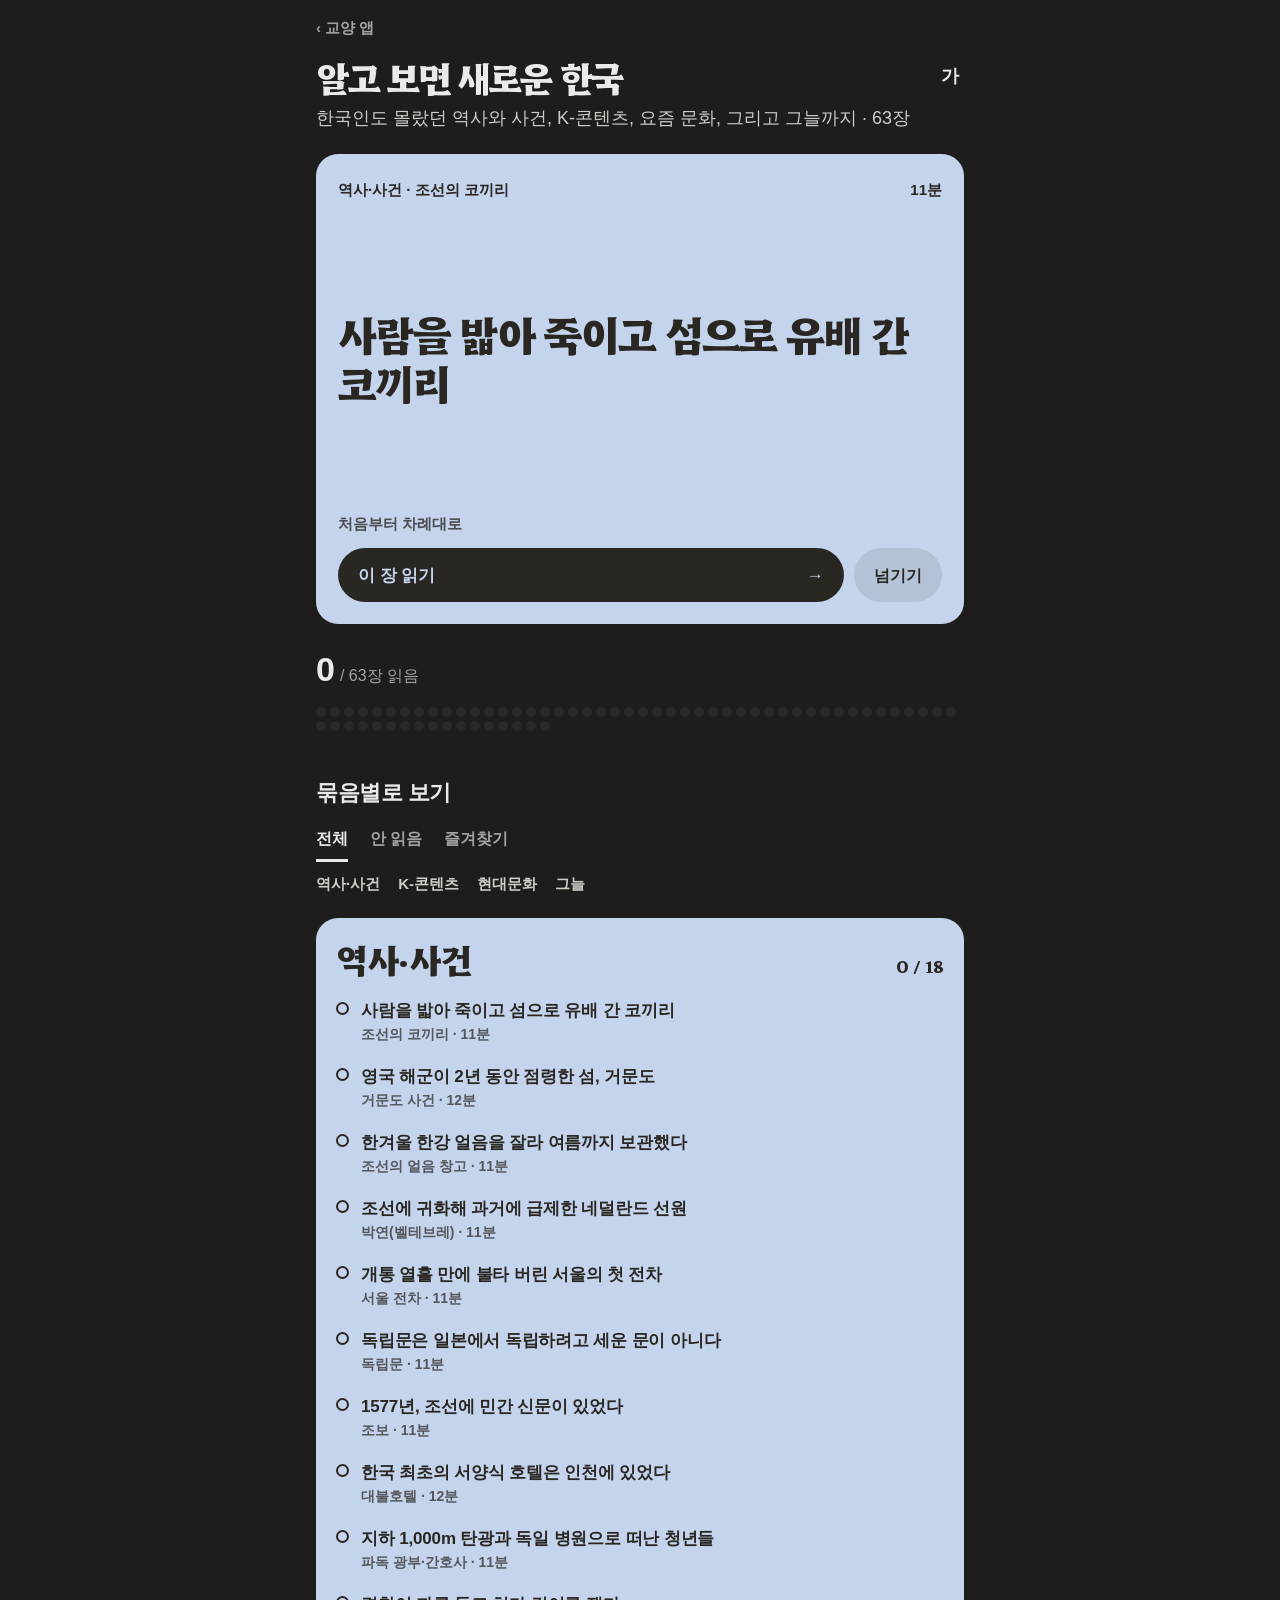
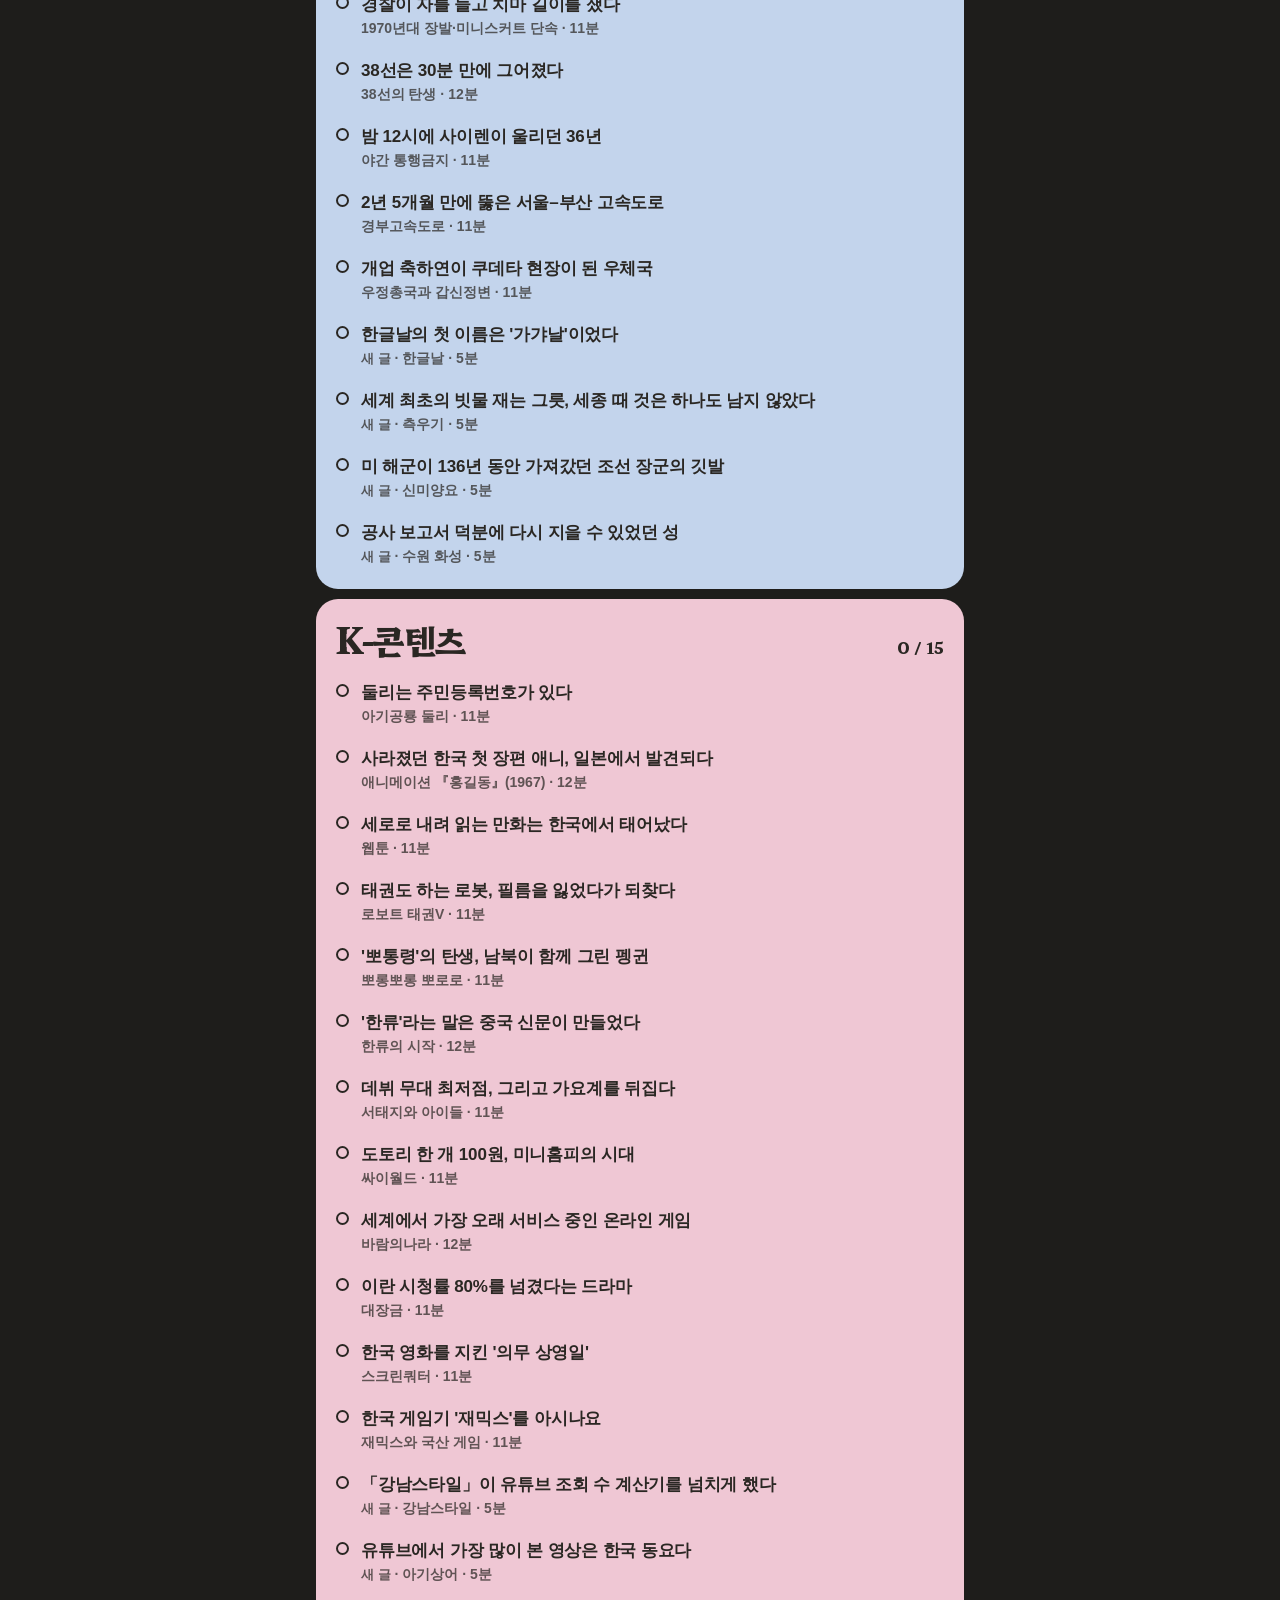
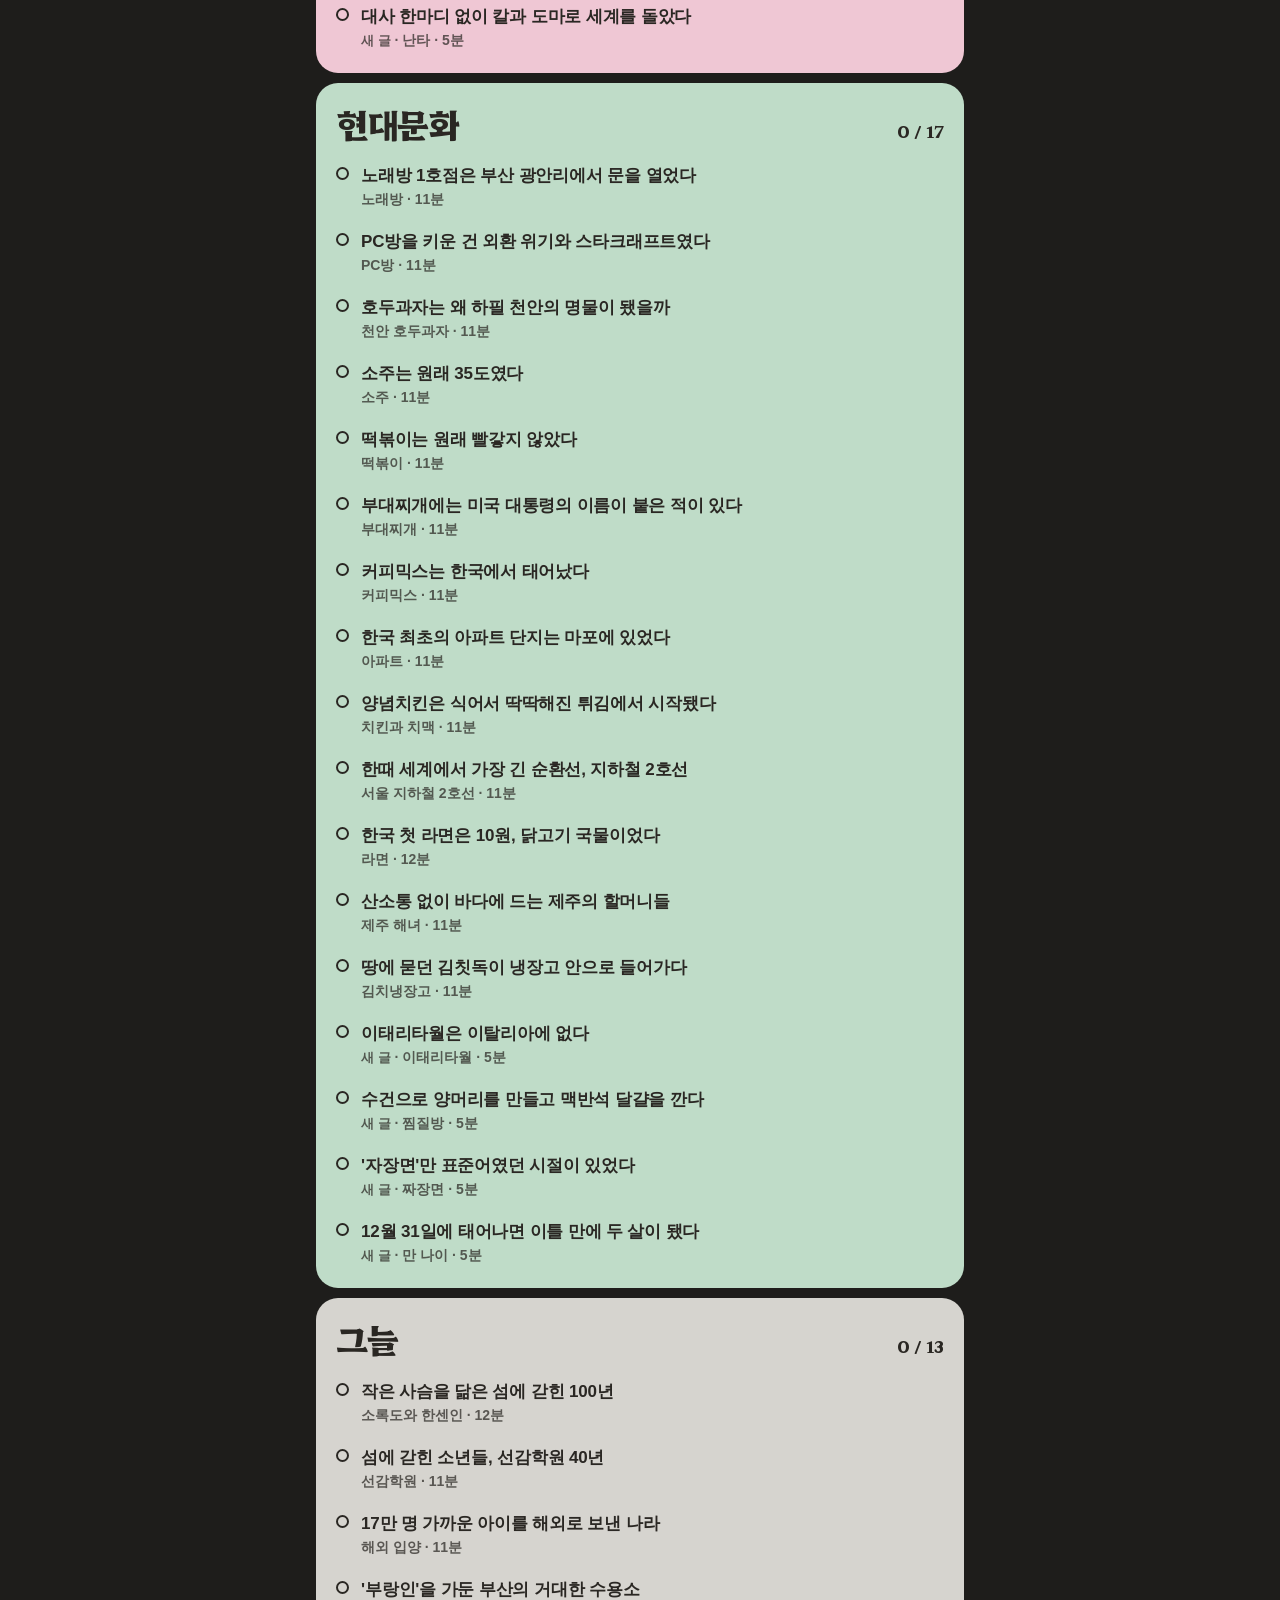
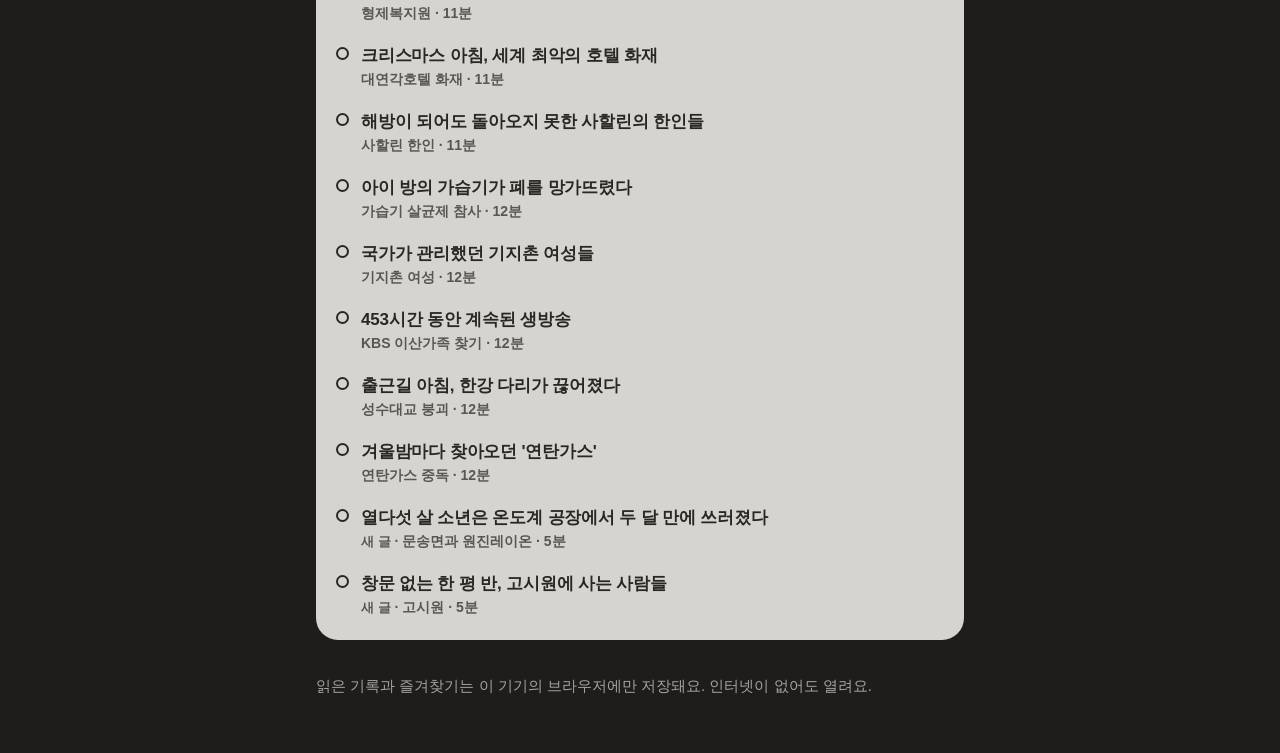
<file: korea.html>
<!doctype html>
<html lang="ko" data-app="korea" data-motif="obang">
<head>
<meta charset="utf-8">
<meta name="viewport" content="width=device-width,initial-scale=1,viewport-fit=cover">
<meta name="color-scheme" content="dark light">
<meta name="theme-color" content="#1e1d1b">
<title>알고 보면 새로운 한국</title>
<link rel="manifest" href="korea.webmanifest">
<link rel="stylesheet" href="fonts/fonts.css">
<link rel="icon" type="image/png" href="icons/korea-favicon.png">
<link rel="apple-touch-icon" href="icons/korea-apple-touch-icon.png">
<meta name="apple-mobile-web-app-capable" content="yes">
<meta name="apple-mobile-web-app-status-bar-style" content="black">
<meta name="apple-mobile-web-app-title" content="새로운 한국">
<!--
  ✏️ 내용 고치는 법 (Claude 없이)
  메모장 같은 편집기로 이 파일을 열고 '카드 데이터 시작'을 검색하세요.
  · 카드 하나 = <article> 부터 </article> 까지 한 덩어리예요.
      id          영문·숫자 이름. 읽음·즐겨찾기 기록이 이 이름으로 저장되니 이미 있는 id는 바꾸지 마세요.
      data-group  묶음 이름. 목록의 묶음 순서는 파일에 처음 나오는 순서예요.
      data-topic  주제 한두 단어      data-emoji  아이콘 이모지(지금 디자인에선 안 보여요)      data-new  있으면 목록에 '새 글' 표시
      <h2>        카드 제목
      본문        <p>문단</p>  <h3>소제목</h3>  <ul><li>항목</li></ul>  <strong>강조</strong>  <aside>상자</aside>
                  (일본·한국 앱: <div class="scene">장면</div>, <div class="tip">💡 팁</div>)
  · 새 카드는 비슷한 카드 하나를 통째로 복사해 원하는 자리에 붙이고, id를 새 이름(예: n4)으로 바꾸면 돼요.
  · 목록, 장 수, 이전·다음 버튼, 읽는 시간은 파일을 열 때 카드 데이터를 보고 자동으로 만들어져요.
  · 제목에 처음 쓰는 글자가 들어가면  python tools/fetch_fonts.py  를 한 번 실행하세요(제목 글꼴을 다시 받아요).
  · 카카오톡 미리보기처럼 자바스크립트가 꺼진 화면은 파일에 미리 적어 둔 목록을 보여 줘요.
    카드를 새로 넣었다면 작업 파일 폴더에서  python build.py --refresh "이 파일.html"  을 실행하면 그 목록도 맞춰져요.
-->
<script>(function(r){r.classList.add('js');r.lang='ko';r.dataset.app='korea';r.dataset.motif='obang';try{var t=JSON.parse(localStorage.getItem('culture:theme')||'"auto"');if(t==='light')r.dataset.theme=t;r.dataset.fs=JSON.parse(localStorage.getItem('culture:fs')||'1')}catch(e){}})(document.documentElement)</script>
<style>:root{--bg:#1e1d1b;--tone:#2a2926;--tone2:#363531;--ink:#ebeae6;--ink2:#cfccc5;--mute:#a5a39e;--card-ink:#2a2723;--g0:#c3d4ec;--g1:#efc7d4;--g2:#bfdcc8;--g3:#d6d4cf;--g4:#c3d4ec;--fs:17px;--gut:16px;--display:"Hahmlet",-apple-system,"Apple SD Gothic Neo",sans-serif;color-scheme:dark}
/* 화면은 늘 어둡게가 기본. 읽기 설정에서 '밝게'를 고른 사람에게만 밝은 바탕 */
:root[data-theme="light"]{--bg:#f1f0ed;--tone:#e4e2dd;--tone2:#d7d5cf;--ink:#24231f;--ink2:#44423d;--mute:#67645e;color-scheme:light}
:root[data-fs="0"]{--fs:15px}:root[data-fs="1"]{--fs:17px}:root[data-fs="2"]{--fs:19px}:root[data-fs="3"]{--fs:21px}
/* 묶음마다 파스텔 한 색: 목록의 묶음 면, 오늘의 한 장, 카드 머리, 소제목이 같은 색을 쓴다 */
[data-gi="0"]{--c:var(--g0)}[data-gi="1"]{--c:var(--g1)}[data-gi="2"]{--c:var(--g2)}[data-gi="3"]{--c:var(--g3)}[data-gi="4"]{--c:var(--g4)}[data-gi="5"]{--c:var(--g0)}[data-gi="6"]{--c:var(--g1)}[data-gi="7"]{--c:var(--g2)}
*{box-sizing:border-box}
[hidden]{display:none!important}
html{-webkit-text-size-adjust:100%;text-size-adjust:100%;background:var(--bg)}
:root{padding-top:env(safe-area-inset-top,0px);padding-bottom:env(safe-area-inset-bottom,0px)}
body::before{content:"";position:fixed;inset:0 0 auto;height:env(safe-area-inset-top,0px);z-index:10;background:var(--bg)}
body{margin:0;background:var(--bg);color:var(--ink);font-family:-apple-system,BlinkMacSystemFont,"Apple SD Gothic Neo","Pretendard","Noto Sans KR","Malgun Gothic",sans-serif;font-size:16px;line-height:1.6;word-break:keep-all;overflow-wrap:break-word;-webkit-font-smoothing:antialiased;-webkit-tap-highlight-color:transparent}
a{color:inherit}
button{font:inherit;color:inherit;touch-action:manipulation;cursor:pointer}
:focus-visible{outline:3px solid var(--ink);outline-offset:3px;border-radius:4px}
html:not(.js) .js-only{display:none!important}
.wrap{max-width:680px;margin:0 auto;padding-block:0 56px;padding-left:max(var(--gut),env(safe-area-inset-left,0px));padding-right:max(var(--gut),env(safe-area-inset-right,0px))}

/* ── 화면 전환 ── */
.card{display:none}
html:not(.js) .card:target{display:block}
html:not(.js) body:has(.card:target) .home{display:none}
html.js .card.cur{display:block}
html.js[data-view="card"] .home{display:none}

/* ── 홈 ── */
.hublink{display:inline-flex;align-items:center;min-height:44px;margin-top:6px;font-size:15px;font-weight:600;color:var(--mute);text-decoration:none}
.top{display:flex;align-items:flex-start;justify-content:space-between;gap:12px;padding:6px 0 0}
.top h1{margin:0;font-family:var(--display);font-size:32px;line-height:1.15;letter-spacing:-.04em;font-weight:800}
.sub{margin:8px 0 0;color:var(--ink2);font-size:18px;line-height:1.5}
.ib{flex:none;display:grid;place-items:center;width:44px;height:44px;margin:-2px -8px 0 0;border:0;border-radius:12px;background:transparent;font-size:18px;font-weight:700;color:var(--ink)}
.ib:active{background:var(--tone)}
.ib svg{width:22px;height:22px}

/* 오늘의 한 장: 직전에 읽은 장의 다음 장을 묶음 색 카드 한 장으로 크게 */
.today{margin-top:22px;perspective:1200px}
.deal{display:flex;flex-direction:column;justify-content:space-between;min-height:min(470px,62svh);padding:24px 22px 22px;border-radius:22px;background:var(--c);color:var(--card-ink);transform-origin:50% 100%}
.deal .dm{display:flex;justify-content:space-between;gap:12px;font-size:15px;font-weight:700}
.deal .q{margin:28px 0;font-family:var(--display);font-size:clamp(30px,9.4vw,42px);font-weight:800;line-height:1.16;letter-spacing:-.04em}
.deal .note{margin:0 0 14px;font-size:15px;font-weight:600;line-height:1.45;opacity:.78}
.deal .row2{display:flex;gap:10px}
.go{flex:1;display:flex;justify-content:space-between;align-items:center;min-height:54px;padding:0 20px;border-radius:999px;background:var(--card-ink);color:var(--c);font-size:17px;font-weight:700;text-decoration:none}
.flip{flex:none;min-height:54px;padding:0 20px;border:0;border-radius:999px;background:rgba(42,39,35,.1);color:var(--card-ink);font-size:16px;font-weight:700}
.go:active,.flip:active{transform:scale(.96)}
.deal.turn{animation:turn .45s cubic-bezier(.2,.7,.2,1)}
@keyframes turn{45%{transform:rotateX(-82deg);opacity:.4}}

.stats{margin-top:18px}
.sline{display:flex;justify-content:space-between;align-items:baseline;gap:12px;font-size:16px;color:var(--mute)}
.sline b{font-size:34px;font-weight:800;letter-spacing:-.03em;color:var(--ink);margin-right:6px}
.nfav{font-weight:600}
.dots{display:flex;flex-wrap:wrap;gap:4px;margin-top:10px}
.dots i{width:10px;height:10px;border-radius:50%;background:var(--tone)}
.dots i.on{background:var(--c)}

.sec{margin:44px 0 0;font-size:22px;font-weight:800;letter-spacing:-.02em}
.filters{display:flex;gap:22px;margin-top:8px}
.filters button{min-height:44px;padding:0;border:0;border-bottom:3px solid transparent;background:transparent;font-size:16px;font-weight:700;color:var(--mute)}
.filters button[aria-selected="true"]{color:var(--ink);border-color:var(--ink)}
.chips{display:flex;flex-wrap:wrap;gap:0 18px;margin-top:2px}
.chips a{display:inline-flex;align-items:center;min-height:40px;font-size:15px;font-weight:600;color:var(--ink2);text-decoration:none}

.grp{margin-top:14px;padding:22px 20px 12px;border-radius:22px;background:var(--c);color:var(--card-ink);scroll-margin-top:12px}
.grp+.grp{margin-top:10px}
.gh{display:flex;justify-content:space-between;align-items:baseline;gap:12px;margin:0;font-family:var(--display);font-size:34px;font-weight:800;line-height:1.1;letter-spacing:-.04em}
.gc{font-size:16px;font-weight:700;letter-spacing:0}
.toc{list-style:none;margin:12px 0 0;padding:0}
.toc li{scroll-margin-top:30vh;border-radius:12px}
.toc a{display:flex;align-items:baseline;gap:12px;padding:10px 0;text-decoration:none}
.toc a::before{content:"";flex:none;width:9px;height:9px;border-radius:50%;border:2px solid currentColor;transform:translateY(-1px)}
.toc a:active{opacity:.6}
.tile{display:none}
.t{flex:1;min-width:0;font-size:17px;font-weight:600;line-height:1.42;letter-spacing:-.01em}
.f{display:block;margin-top:2px;font-size:14px;font-weight:600;opacity:.72;letter-spacing:0}
.new{margin-left:6px;font-size:13px;font-weight:800}
.f .new{margin:0}
.st{flex:none;align-self:center;width:18px;height:18px;visibility:hidden}
li.fav .st{visibility:visible}
li.read a{opacity:.55}
li.read a::before{background:currentColor}
li.flash{animation:flash 1.6s ease-out}
@keyframes flash{0%,30%{background:rgba(42,39,35,.12)}100%{background:transparent}}
.empty{margin:20px 0;padding:22px;border-radius:18px;background:var(--tone);text-align:center;color:var(--ink2);font-size:16px}
.foot{margin:34px 0 0;font-size:15px;line-height:1.55;color:var(--mute)}

/* ── 카드 ── */
.bar{position:sticky;top:env(safe-area-inset-top,0px);z-index:5;display:flex;align-items:center;gap:2px;margin:0 calc(-1*var(--gut));padding:0 calc(var(--gut) - 6px);min-height:52px;background:var(--bg)}
.back{flex:none;display:flex;align-items:center;min-height:44px;padding:0 10px 0 6px;font-size:16px;font-weight:700;color:var(--ink);text-decoration:none}
.bt{flex:1;min-width:0;text-align:center;font-size:14px;font-weight:600;color:var(--mute);white-space:nowrap;overflow:hidden;text-overflow:ellipsis}
.bar .ib{margin:0}
.fav svg{fill:none;stroke:currentColor;stroke-width:2;stroke-linejoin:round}
.fav[aria-pressed="true"] svg{fill:var(--c);stroke:var(--c)}
.prog{position:absolute;left:0;right:0;bottom:0;height:3px;background:var(--c);transform:scaleX(0);transform-origin:0 50%}
.ch{margin-top:6px;padding:22px 22px 26px;border-radius:22px;background:var(--c);color:var(--card-ink)}
.meta{font-size:15px;font-weight:700}
.card h2{margin:40px 0 0;font-family:var(--display);font-size:calc(var(--fs) * 1.9);line-height:1.18;letter-spacing:-.04em;font-weight:800;text-wrap:balance}

.card{font-size:var(--fs);line-height:1.78;letter-spacing:-.005em}
.card .ch+p{margin-top:30px;font-size:calc(var(--fs) * 1.15);line-height:1.6;font-weight:600}
.card p{margin:0 0 1.1em;text-wrap:pretty}
.card h3{margin:2.2em 0 .6em;font-family:var(--display);font-size:calc(var(--fs) * 1.42);line-height:1.3;font-weight:800;letter-spacing:-.035em;color:var(--c)}
.card ul{margin:0 0 1.1em;padding-left:1.15em}
.card li{margin:.35em 0;padding-left:.15em}
.card li::marker{color:var(--c)}
.card strong{font-weight:700;color:var(--c)}
.card aside,.card .tip{margin:1.5em 0;padding:18px 20px;border-radius:16px;background:var(--tone);font-size:.95em;line-height:1.68}
.card aside strong,.card .tip strong{color:inherit}
.card .scene{margin:30px 0 1.6em;padding:18px 20px;border-radius:16px;background:var(--tone);color:var(--ink2)}
.card .tag{display:block;margin-bottom:6px;font-size:14px;font-weight:700;color:var(--c)}
.card .key{margin:1.4em 0 1.1em;padding:16px 20px;border-radius:16px;background:var(--c);color:var(--card-ink);font-weight:700}
/* 밝게: 파스텔 글자는 밝은 바탕에서 흐리니 먹색으로 */
:root[data-theme="light"] .card h3,:root[data-theme="light"] .card .tag{color:var(--ink)}
:root[data-theme="light"] .card strong{color:inherit;background:var(--c);padding:0 2px;border-radius:3px}
:root[data-theme="light"] .card li::marker{color:var(--ink2)}

.end{margin-top:52px}
.done-btn{display:flex;align-items:center;justify-content:center;gap:8px;width:100%;min-height:56px;border:0;border-radius:999px;background:var(--ink);color:var(--bg);font-size:17px;font-weight:700}
.done-btn .ck{display:none}
.done-btn[aria-pressed="true"]{background:var(--tone);color:var(--ink)}
.done-btn[aria-pressed="true"] .ck{display:inline}
.pager{display:grid;grid-template-columns:1fr 1fr;gap:10px;margin-top:14px}
.pager a,.pager .done{display:flex;flex-direction:column;gap:14px;min-height:120px;padding:16px 18px 20px;border-radius:22px;background:var(--tone);text-decoration:none;font-family:var(--display);font-size:17px;font-weight:800;line-height:1.3;letter-spacing:-.02em}
.pager a span,.pager .done span{font-family:-apple-system,"Apple SD Gothic Neo",sans-serif;font-size:14px;font-weight:700;letter-spacing:0;opacity:.75}
.pager .nx{background:var(--n,var(--tone));color:var(--card-ink)}
.pager .none{background:none}
.pager a:active{transform:scale(.98)}
.tolist{display:flex;align-items:center;justify-content:center;min-height:48px;margin:14px 0 0;font-size:15px;font-weight:600;color:var(--mute);text-decoration:none}

/* ── 자바스크립트가 꺼진 화면(파일 미리보기 등) ── */
.nojs-back{display:none}
html:not(.js) body:has(.card:target) .nojs-back{position:sticky;top:env(safe-area-inset-top,0px);z-index:5;display:inline-flex;align-items:center;min-height:44px;margin:10px 0 0;padding:0 18px;border-radius:999px;background:var(--tone);font-size:15px;font-weight:700;color:var(--ink);text-decoration:none}
html:not(.js) .card{scroll-margin-top:calc(60px + env(safe-area-inset-top,0px))}
html:not(.js) .card::before{content:attr(data-group) " · " attr(data-topic);display:block;padding:22px 0 10px;font-size:15px;line-height:1.5;color:var(--mute)}

/* ── 설정 시트 ── */
.sheet{position:fixed;inset:0;z-index:20;display:flex;align-items:flex-end;background:rgba(0,0,0,.5);animation:fade .18s}
.panel{width:100%;max-width:680px;margin:0 auto;padding:8px max(20px,env(safe-area-inset-right,0px)) calc(18px + env(safe-area-inset-bottom,0px)) max(20px,env(safe-area-inset-left,0px));border-radius:22px 22px 0 0;background:var(--tone);animation:up .22s cubic-bezier(.2,.8,.3,1)}
.grab{width:38px;height:5px;margin:0 auto 12px;border-radius:5px;background:var(--tone2)}
.panel h2{margin:0 0 16px;font-family:var(--display);font-size:24px;font-weight:800;letter-spacing:-.03em}
.row{margin:0 0 16px}
.rl{display:block;margin-bottom:8px;font-size:15px;font-weight:700;color:var(--ink2)}
.seg{display:flex;gap:4px;padding:4px;border-radius:999px;background:var(--bg)}
.seg button{flex:1;min-height:42px;border:0;border-radius:999px;background:transparent;font-size:15px;font-weight:600;color:var(--mute)}
.seg button[aria-pressed="true"]{background:var(--ink);color:var(--bg)}
.preview{margin:0 0 18px;padding:14px 16px;border-radius:14px;background:var(--bg);font-size:var(--fs);line-height:1.75}
.reset,.close{display:block;width:100%;min-height:50px;border:0;border-radius:999px;font-size:16px;font-weight:700}
.reset{background:transparent;color:var(--mute);font-weight:600;margin-bottom:6px}
.reset[data-armed]{color:var(--ink);font-weight:700}
.close{background:var(--ink);color:var(--bg)}
.toast{position:fixed;left:50%;bottom:calc(24px + env(safe-area-inset-bottom,0px));z-index:30;max-width:calc(100% - 40px);padding:12px 20px;border-radius:999px;background:var(--ink);color:var(--bg);font-size:15px;font-weight:600;opacity:0;transform:translate(-50%,12px);transition:opacity .2s,transform .2s;pointer-events:none}
.toast.on{opacity:1;transform:translate(-50%,0)}
@keyframes fade{from{opacity:0}}
@keyframes up{from{transform:translateY(40px);opacity:.4}}
@media (prefers-reduced-motion:no-preference){.grp{animation:rise .55s cubic-bezier(.2,.7,.2,1) both}.grp:nth-child(2){animation-delay:80ms}.grp:nth-child(3){animation-delay:160ms}@keyframes rise{from{opacity:0;transform:translateY(20px)}}}
@media (prefers-reduced-motion:reduce){*{animation:none!important;transition:none!important}}
@media (min-width:700px){.top h1{font-size:36px}}
</style>
</head>
<body>
<div class="wrap">
<div class="home" id="list">
<a class="hublink" href="./">‹ 교양 앱</a>
<header class="top"><div class="brand"><div><h1>알고 보면 새로운 한국</h1><p class="sub">한국인도 몰랐던 역사와 사건, K-콘텐츠, 요즘 문화, 그리고 그늘까지 · <span class="ntotal">63</span>장</p></div></div>
<button class="ib aa js-only" type="button" aria-label="읽기 설정">가</button></header>
<section class="today js-only" aria-label="오늘의 한 장"></section>
<div class="stats js-only"><div class="sline"><span><b class="nread">0</b>/ <span class="ntotal">63</span>장 읽음</span><span class="nfav"></span></div><div class="dots" aria-hidden="true"></div></div>
<h2 class="sec">묶음별로 보기</h2>
<div class="filters js-only" role="tablist"><button type="button" data-f="all" aria-selected="true">전체</button><button type="button" data-f="unread" aria-selected="false">안 읽음</button><button type="button" data-f="fav" aria-selected="false">즐겨찾기</button></div>
<nav class="chips"><a href="#g0">역사·사건</a><a href="#g1">K-콘텐츠</a><a href="#g2">현대문화</a><a href="#g3">그늘</a></nav>
<p class="empty" hidden></p>
<div id="toc"><section class="grp" id="g0" data-gi="0"><h2 class="gh">역사·사건<span class="gc"><span class="gread"></span>18장</span></h2><ol class="toc"><li id="i-c0" data-id="c0"><a href="#c0"><span class="tile">🐘</span><span class="t">사람을 밟아 죽이고 섬으로 유배 간 코끼리<span class="f">조선의 코끼리 · 11분</span></span><span class="st" aria-hidden="true"></span></a></li><li id="i-c1" data-id="c1"><a href="#c1"><span class="tile">⚓</span><span class="t">영국 해군이 2년 동안 점령한 섬, 거문도<span class="f">거문도 사건 · 12분</span></span><span class="st" aria-hidden="true"></span></a></li><li id="i-c2" data-id="c2"><a href="#c2"><span class="tile">🧊</span><span class="t">한겨울 한강 얼음을 잘라 여름까지 보관했다<span class="f">조선의 얼음 창고 · 11분</span></span><span class="st" aria-hidden="true"></span></a></li><li id="i-c3" data-id="c3"><a href="#c3"><span class="tile">⛵</span><span class="t">조선에 귀화해 과거에 급제한 네덜란드 선원<span class="f">박연(벨테브레) · 11분</span></span><span class="st" aria-hidden="true"></span></a></li><li id="i-c4" data-id="c4"><a href="#c4"><span class="tile">🚋</span><span class="t">개통 열흘 만에 불타 버린 서울의 첫 전차<span class="f">서울 전차 · 11분</span></span><span class="st" aria-hidden="true"></span></a></li><li id="i-c5" data-id="c5"><a href="#c5"><span class="tile">🏛️</span><span class="t">독립문은 일본에서 독립하려고 세운 문이 아니다<span class="f">독립문 · 11분</span></span><span class="st" aria-hidden="true"></span></a></li><li id="i-c6" data-id="c6"><a href="#c6"><span class="tile">📰</span><span class="t">1577년, 조선에 민간 신문이 있었다<span class="f">조보 · 11분</span></span><span class="st" aria-hidden="true"></span></a></li><li id="i-c7" data-id="c7"><a href="#c7"><span class="tile">🏨</span><span class="t">한국 최초의 서양식 호텔은 인천에 있었다<span class="f">대불호텔 · 11분</span></span><span class="st" aria-hidden="true"></span></a></li><li id="i-c8" data-id="c8"><a href="#c8"><span class="tile">⛏️</span><span class="t">지하 1,000m 탄광과 독일 병원으로 떠난 청년들<span class="f">파독 광부·간호사 · 11분</span></span><span class="st" aria-hidden="true"></span></a></li><li id="i-c9" data-id="c9"><a href="#c9"><span class="tile">✂️</span><span class="t">경찰이 자를 들고 치마 길이를 쟀다<span class="f">1970년대 장발·미니스커트 단속 · 11분</span></span><span class="st" aria-hidden="true"></span></a></li><li id="i-c10" data-id="c10"><a href="#c10"><span class="tile">🗺️</span><span class="t">38선은 30분 만에 그어졌다<span class="f">38선의 탄생 · 12분</span></span><span class="st" aria-hidden="true"></span></a></li><li id="i-c11" data-id="c11"><a href="#c11"><span class="tile">🌙</span><span class="t">밤 12시에 사이렌이 울리던 36년<span class="f">야간 통행금지 · 11분</span></span><span class="st" aria-hidden="true"></span></a></li><li id="i-c12" data-id="c12"><a href="#c12"><span class="tile">🛣️</span><span class="t">2년 5개월 만에 뚫은 서울–부산 고속도로<span class="f">경부고속도로 · 11분</span></span><span class="st" aria-hidden="true"></span></a></li><li id="i-c13" data-id="c13"><a href="#c13"><span class="tile">✉️</span><span class="t">개업 축하연이 쿠데타 현장이 된 우체국<span class="f">우정총국과 갑신정변 · 11분</span></span><span class="st" aria-hidden="true"></span></a></li><li id="i-n1" data-id="n1"><a href="#n1"><span class="tile">✍️</span><span class="t">한글날의 첫 이름은 '가갸날'이었다<span class="new">NEW</span><span class="f">한글날 · 5분</span></span><span class="st" aria-hidden="true"></span></a></li><li id="i-n4" data-id="n4"><a href="#n4"><span class="tile">🌧️</span><span class="t">세계 최초의 빗물 재는 그릇, 세종 때 것은 하나도 남지 않았다<span class="new">NEW</span><span class="f">측우기 · 5분</span></span><span class="st" aria-hidden="true"></span></a></li><li id="i-n5" data-id="n5"><a href="#n5"><span class="tile">🚩</span><span class="t">미 해군이 136년 동안 가져갔던 조선 장군의 깃발<span class="new">NEW</span><span class="f">신미양요 · 5분</span></span><span class="st" aria-hidden="true"></span></a></li><li id="i-n6" data-id="n6"><a href="#n6"><span class="tile">🏯</span><span class="t">공사 보고서 덕분에 다시 지을 수 있었던 성<span class="new">NEW</span><span class="f">수원 화성 · 5분</span></span><span class="st" aria-hidden="true"></span></a></li></ol></section><section class="grp" id="g1" data-gi="1"><h2 class="gh">K-콘텐츠<span class="gc"><span class="gread"></span>15장</span></h2><ol class="toc"><li id="i-c14" data-id="c14"><a href="#c14"><span class="tile">🦖</span><span class="t">둘리는 주민등록번호가 있다<span class="f">아기공룡 둘리 · 11분</span></span><span class="st" aria-hidden="true"></span></a></li><li id="i-c15" data-id="c15"><a href="#c15"><span class="tile">🎬</span><span class="t">사라졌던 한국 첫 장편 애니, 일본에서 발견되다<span class="f">애니메이션 『홍길동』(1967) · 12분</span></span><span class="st" aria-hidden="true"></span></a></li><li id="i-c16" data-id="c16"><a href="#c16"><span class="tile">📱</span><span class="t">세로로 내려 읽는 만화는 한국에서 태어났다<span class="f">웹툰 · 11분</span></span><span class="st" aria-hidden="true"></span></a></li><li id="i-c17" data-id="c17"><a href="#c17"><span class="tile">🤖</span><span class="t">태권도 하는 로봇, 필름을 잃었다가 되찾다<span class="f">로보트 태권V · 11분</span></span><span class="st" aria-hidden="true"></span></a></li><li id="i-c18" data-id="c18"><a href="#c18"><span class="tile">🐧</span><span class="t">'뽀통령'의 탄생, 남북이 함께 그린 펭귄<span class="f">뽀롱뽀롱 뽀로로 · 11분</span></span><span class="st" aria-hidden="true"></span></a></li><li id="i-c19" data-id="c19"><a href="#c19"><span class="tile">🌊</span><span class="t">'한류'라는 말은 중국 신문이 만들었다<span class="f">한류의 시작 · 12분</span></span><span class="st" aria-hidden="true"></span></a></li><li id="i-c20" data-id="c20"><a href="#c20"><span class="tile">🎤</span><span class="t">데뷔 무대 최저점, 그리고 가요계를 뒤집다<span class="f">서태지와 아이들 · 11분</span></span><span class="st" aria-hidden="true"></span></a></li><li id="i-c21" data-id="c21"><a href="#c21"><span class="tile">🌰</span><span class="t">도토리 한 개 100원, 미니홈피의 시대<span class="f">싸이월드 · 11분</span></span><span class="st" aria-hidden="true"></span></a></li><li id="i-c22" data-id="c22"><a href="#c22"><span class="tile">🗡️</span><span class="t">세계에서 가장 오래 서비스 중인 온라인 게임<span class="f">바람의나라 · 12분</span></span><span class="st" aria-hidden="true"></span></a></li><li id="i-c23" data-id="c23"><a href="#c23"><span class="tile">🍲</span><span class="t">이란 시청률 80%를 넘겼다는 드라마<span class="f">대장금 · 11분</span></span><span class="st" aria-hidden="true"></span></a></li><li id="i-c24" data-id="c24"><a href="#c24"><span class="tile">🎞️</span><span class="t">한국 영화를 지킨 '의무 상영일'<span class="f">스크린쿼터 · 11분</span></span><span class="st" aria-hidden="true"></span></a></li><li id="i-c25" data-id="c25"><a href="#c25"><span class="tile">🕹️</span><span class="t">한국 게임기 '재믹스'를 아시나요<span class="f">재믹스와 국산 게임 · 11분</span></span><span class="st" aria-hidden="true"></span></a></li><li id="i-n2" data-id="n2"><a href="#n2"><span class="tile">🐎</span><span class="t">「강남스타일」이 유튜브 조회 수 계산기를 넘치게 했다<span class="new">NEW</span><span class="f">강남스타일 · 5분</span></span><span class="st" aria-hidden="true"></span></a></li><li id="i-n7" data-id="n7"><a href="#n7"><span class="tile">🦈</span><span class="t">유튜브에서 가장 많이 본 영상은 한국 동요다<span class="new">NEW</span><span class="f">아기상어 · 5분</span></span><span class="st" aria-hidden="true"></span></a></li><li id="i-n8" data-id="n8"><a href="#n8"><span class="tile">🔪</span><span class="t">대사 한마디 없이 칼과 도마로 세계를 돌았다<span class="new">NEW</span><span class="f">난타 · 5분</span></span><span class="st" aria-hidden="true"></span></a></li></ol></section><section class="grp" id="g2" data-gi="2"><h2 class="gh">현대문화<span class="gc"><span class="gread"></span>17장</span></h2><ol class="toc"><li id="i-c26" data-id="c26"><a href="#c26"><span class="tile">🎤</span><span class="t">노래방 1호점은 부산 광안리에서 문을 열었다<span class="f">노래방 · 11분</span></span><span class="st" aria-hidden="true"></span></a></li><li id="i-c27" data-id="c27"><a href="#c27"><span class="tile">🖥️</span><span class="t">PC방을 키운 건 외환 위기와 스타크래프트였다<span class="f">PC방 · 11분</span></span><span class="st" aria-hidden="true"></span></a></li><li id="i-c28" data-id="c28"><a href="#c28"><span class="tile">🌰</span><span class="t">호두과자는 왜 하필 천안의 명물이 됐을까<span class="f">천안 호두과자 · 11분</span></span><span class="st" aria-hidden="true"></span></a></li><li id="i-c29" data-id="c29"><a href="#c29"><span class="tile">🍶</span><span class="t">소주는 원래 35도였다<span class="f">소주 · 11분</span></span><span class="st" aria-hidden="true"></span></a></li><li id="i-c30" data-id="c30"><a href="#c30"><span class="tile">🍢</span><span class="t">떡볶이는 원래 빨갛지 않았다<span class="f">떡볶이 · 11분</span></span><span class="st" aria-hidden="true"></span></a></li><li id="i-c31" data-id="c31"><a href="#c31"><span class="tile">🍲</span><span class="t">부대찌개에는 미국 대통령의 이름이 붙은 적이 있다<span class="f">부대찌개 · 11분</span></span><span class="st" aria-hidden="true"></span></a></li><li id="i-c32" data-id="c32"><a href="#c32"><span class="tile">☕</span><span class="t">커피믹스는 한국에서 태어났다<span class="f">커피믹스 · 11분</span></span><span class="st" aria-hidden="true"></span></a></li><li id="i-c33" data-id="c33"><a href="#c33"><span class="tile">🏢</span><span class="t">한국 최초의 아파트 단지는 마포에 있었다<span class="f">아파트 · 11분</span></span><span class="st" aria-hidden="true"></span></a></li><li id="i-c34" data-id="c34"><a href="#c34"><span class="tile">🍗</span><span class="t">양념치킨은 식어서 딱딱해진 튀김에서 시작됐다<span class="f">치킨과 치맥 · 11분</span></span><span class="st" aria-hidden="true"></span></a></li><li id="i-c35" data-id="c35"><a href="#c35"><span class="tile">🚇</span><span class="t">한때 세계에서 가장 긴 순환선, 지하철 2호선<span class="f">서울 지하철 2호선 · 11분</span></span><span class="st" aria-hidden="true"></span></a></li><li id="i-c36" data-id="c36"><a href="#c36"><span class="tile">🍜</span><span class="t">한국 첫 라면은 10원, 닭고기 국물이었다<span class="f">라면 · 12분</span></span><span class="st" aria-hidden="true"></span></a></li><li id="i-c37" data-id="c37"><a href="#c37"><span class="tile">🤿</span><span class="t">산소통 없이 바다에 드는 제주의 할머니들<span class="f">제주 해녀 · 11분</span></span><span class="st" aria-hidden="true"></span></a></li><li id="i-c38" data-id="c38"><a href="#c38"><span class="tile">🥬</span><span class="t">땅에 묻던 김칫독이 냉장고 안으로 들어가다<span class="f">김치냉장고 · 11분</span></span><span class="st" aria-hidden="true"></span></a></li><li id="i-n3" data-id="n3"><a href="#n3"><span class="tile">🛁</span><span class="t">이태리타월은 이탈리아에 없다<span class="new">NEW</span><span class="f">이태리타월 · 5분</span></span><span class="st" aria-hidden="true"></span></a></li><li id="i-n9" data-id="n9"><a href="#n9"><span class="tile">🧖</span><span class="t">수건으로 양머리를 만들고 맥반석 달걀을 깐다<span class="new">NEW</span><span class="f">찜질방 · 5분</span></span><span class="st" aria-hidden="true"></span></a></li><li id="i-n10" data-id="n10"><a href="#n10"><span class="tile">🍝</span><span class="t">'자장면'만 표준어였던 시절이 있었다<span class="new">NEW</span><span class="f">짜장면 · 5분</span></span><span class="st" aria-hidden="true"></span></a></li><li id="i-n11" data-id="n11"><a href="#n11"><span class="tile">🎂</span><span class="t">12월 31일에 태어나면 이틀 만에 두 살이 됐다<span class="new">NEW</span><span class="f">만 나이 · 5분</span></span><span class="st" aria-hidden="true"></span></a></li></ol></section><section class="grp" id="g3" data-gi="3"><h2 class="gh">그늘<span class="gc"><span class="gread"></span>13장</span></h2><ol class="toc"><li id="i-c39" data-id="c39"><a href="#c39"><span class="tile">🦌</span><span class="t">작은 사슴을 닮은 섬에 갇힌 100년<span class="f">소록도와 한센인 · 12분</span></span><span class="st" aria-hidden="true"></span></a></li><li id="i-c40" data-id="c40"><a href="#c40"><span class="tile">🏝️</span><span class="t">섬에 갇힌 소년들, 선감학원 40년<span class="f">선감학원 · 11분</span></span><span class="st" aria-hidden="true"></span></a></li><li id="i-c41" data-id="c41"><a href="#c41"><span class="tile">✈️</span><span class="t">17만 명 가까운 아이를 해외로 보낸 나라<span class="f">해외 입양 · 11분</span></span><span class="st" aria-hidden="true"></span></a></li><li id="i-c42" data-id="c42"><a href="#c42"><span class="tile">🔒</span><span class="t">'부랑인'을 가둔 부산의 거대한 수용소<span class="f">형제복지원 · 11분</span></span><span class="st" aria-hidden="true"></span></a></li><li id="i-c43" data-id="c43"><a href="#c43"><span class="tile">🔥</span><span class="t">크리스마스 아침, 세계 최악의 호텔 화재<span class="f">대연각호텔 화재 · 11분</span></span><span class="st" aria-hidden="true"></span></a></li><li id="i-c44" data-id="c44"><a href="#c44"><span class="tile">🧳</span><span class="t">해방이 되어도 돌아오지 못한 사할린의 한인들<span class="f">사할린 한인 · 11분</span></span><span class="st" aria-hidden="true"></span></a></li><li id="i-c45" data-id="c45"><a href="#c45"><span class="tile">💨</span><span class="t">아이 방의 가습기가 폐를 망가뜨렸다<span class="f">가습기 살균제 참사 · 12분</span></span><span class="st" aria-hidden="true"></span></a></li><li id="i-c46" data-id="c46"><a href="#c46"><span class="tile">🪖</span><span class="t">국가가 관리했던 기지촌 여성들<span class="f">기지촌 여성 · 12분</span></span><span class="st" aria-hidden="true"></span></a></li><li id="i-c47" data-id="c47"><a href="#c47"><span class="tile">📺</span><span class="t">453시간 동안 계속된 생방송<span class="f">KBS 이산가족 찾기 · 12분</span></span><span class="st" aria-hidden="true"></span></a></li><li id="i-c48" data-id="c48"><a href="#c48"><span class="tile">🌉</span><span class="t">출근길 아침, 한강 다리가 끊어졌다<span class="f">성수대교 붕괴 · 12분</span></span><span class="st" aria-hidden="true"></span></a></li><li id="i-c49" data-id="c49"><a href="#c49"><span class="tile">🪨</span><span class="t">겨울밤마다 찾아오던 '연탄가스'<span class="f">연탄가스 중독 · 12분</span></span><span class="st" aria-hidden="true"></span></a></li><li id="i-n12" data-id="n12"><a href="#n12"><span class="tile">🌡️</span><span class="t">열다섯 살 소년은 온도계 공장에서 두 달 만에 쓰러졌다<span class="new">NEW</span><span class="f">문송면과 원진레이온 · 5분</span></span><span class="st" aria-hidden="true"></span></a></li><li id="i-n13" data-id="n13"><a href="#n13"><span class="tile">🚪</span><span class="t">창문 없는 한 평 반, 고시원에 사는 사람들<span class="new">NEW</span><span class="f">고시원 · 5분</span></span><span class="st" aria-hidden="true"></span></a></li></ol></section></div>
<p class="foot">읽은 기록과 즐겨찾기는 이 기기의 브라우저에만 저장돼요. 인터넷이 없어도 열려요.</p>
</div>
<a class="nojs-back" href="#list">‹ 목록</a>

<!-- ═══════════════ 카드 데이터 시작 ═══════════════ -->
<main id="cards">
<article class="card" id="c0" data-group="역사·사건" data-topic="조선의 코끼리" data-emoji="🐘">
<h2>사람을 밟아 죽이고 섬으로 유배 간 코끼리</h2>
<div class="scene"><span class="tag">👀 장면</span>1411년 봄, 한양 사람들은 처음 보는 거대한 짐승 앞에 몰려들었어요. 산처럼 큰 몸, 뱀처럼 긴 코, 부채만 한 귀. 일본에서 보내온 선물, 한반도에 처음 발을 디딘 <strong>코끼리</strong>였어요.<br>그리고 이 코끼리는 몇 년 뒤 조선 역사상 가장 기묘한 '유배자'가 돼요.</div>
<h3>일본에서 온 외교 선물</h3>
<p>조선왕조실록에 따르면 태종 11년(1411), 일본 무로마치 막부의 쇼군 아시카가 요시모치가 사신을 통해 코끼리를 바쳤어요. 코끼리는 동남아시아에서 일본을 거쳐 조선까지 온 것으로 봐요.<br>당시 이웃 나라끼리 진귀한 동물을 주고받는 건 호의를 보이는 외교 방식이었어요. 태종은 코끼리를 왕실의 말과 가축을 관리하던 사복시에 맡겨 기르게 했어요.</p>
<h3>얼굴에 침을 뱉은 대가</h3>
<p>이듬해인 1412년 12월, 사건이 터졌어요. 공조전서를 지낸 관리 <strong>이우</strong>가 코끼리를 구경하러 왔어요.<br>실록은 이렇게 적었어요. 이우가 "추한 모양"이라며 코끼리를 비웃고 침을 뱉자, 코끼리가 성이 나서 그를 밟아 죽였다고요.</p>
<p>조선 조정은 난감해졌어요. 사람을 죽였으니 벌을 줘야 하는데, 상대는 외국 왕이 보낸 선물이자 말이 통하지 않는 짐승이었어요.<br>결국 신하들의 건의에 따라 코끼리는 전라도의 섬, 순천 앞바다의 <strong>장도</strong>로 보내졌어요. 사람이 아니라 동물이 '귀양'을 간 셈이에요.</p>
<h3>눈물 흘리는 코끼리</h3>
<p>섬 생활은 코끼리에게 가혹했어요. 먹을 게 마땅치 않은 섬에서 코끼리는 풀을 잘 먹지 못하고 나날이 야위어 갔어요.<br>그러자 전라도 관찰사가 임금에게 글을 올렸어요. 코끼리가 사람을 보면 눈물을 흘린다며 불쌍히 여겨 달라는 내용이었어요. 태종은 이를 받아들여 코끼리를 다시 육지로 옮기게 했어요.</p>
<h3>너무 많이 먹는 손님</h3>
<p>문제는 먹는 양이었어요. 실록에는 코끼리가 하루에 쌀 2말, 콩 1말 정도를 먹어서, 1년이면 쌀 48섬, 콩 24섬이 든다는 하소연이 남아 있어요. 흉년이면 사람도 굶던 시절이었어요.</p>
<p>세종 때 전라도는 결국 부담을 견디지 못하겠다고 호소했어요. 조정은 전라도, 충청도, 경상도가 돌아가며 코끼리를 맡도록 했어요. 코끼리는 이 도에서 저 도로 옮겨 다니는 신세가 됐어요.</p>
<h3>또 한 번의 사고, 그리고 사라진 기록</h3>
<p>그러던 중 충청도 공주에서 코끼리를 돌보던 종이 코끼리에게 차여 숨지는 일이 또 일어났어요. 충청도는 코끼리를 다시 섬에 보내자고 청했어요.<br>세종은 코끼리를 물과 풀이 좋은 섬에 두되, 병들어 죽지 않게 잘 보살피라고 명했어요. 사람을 해친 짐승에게도 생명을 아끼는 태도를 보인 거예요.</p>
<p>그 뒤로 실록에는 이 코끼리에 관한 기록이 더 나오지 않아요. 언제 어떻게 생을 마쳤는지는 알 수 없어요. 낯선 땅에 홀로 온 코끼리는 조선에서 약 10년을 보낸 것으로 보여요.</p>
<h3>기록이 남긴 것</h3>
<p>조선에는 코끼리 말고도 외국에서 온 진귀한 동물이 있었어요. 170여 년 뒤인 1589년(선조 22년)에는 일본 사신이 공작새 한 쌍과 함께 조총 몇 자루를 바쳤어요. 조정은 공작을 경기도 남양의 바다 섬에 놓아 보내고, 조총은 무기를 보관하던 군기시에 넣어 두었어요. 코끼리에 이어 공작까지 섬으로 '유배'를 간 셈이에요.
그런데 이 조총이 3년 뒤 임진왜란 때 일본군이 들고 온 바로 그 무기였어요. 조선은 새로운 무기를 손에 쥐고도 그 위력을 제대로 알아보지 못했던 거예요.</p>
<h3>'코끼리'라는 이름</h3>
<p>조선 사람들은 이 짐승을 뭐라고 불렀을까요? 실록에는 한자로 '상(象)'이라고 적혀 있지만, 한글이 만들어진 뒤의 옛 문헌에는 '고키리'라는 말이 나와요. 코를 뜻하는 옛말 '고ㅎ'에 '길다'가 합쳐진 말로, '코가 긴 짐승'이라는 뜻으로 풀이돼요. 실물을 본 사람은 거의 없었지만, 불교 경전과 그림을 통해 코끼리라는 동물은 이미 알려져 있었어요.<br>당시 동아시아에서 코끼리는 귀한 외교 선물이었어요. 동남아시아 나라들이 명나라에 코끼리를 바쳤고, 일본의 쇼군도 동남아 상인에게서 코끼리를 얻었다는 기록이 있어요. 일본이 조선에 코끼리를 보낸 건, 막 관계를 다지던 두 나라 사이의 호의 표시였던 셈이에요.</p>
<h3>코끼리까지 적은 기록, 조선왕조실록</h3>
<p>이 이야기를 지금 우리가 아는 건 <strong>조선왕조실록</strong> 덕분이에요. 태조부터 철종까지 472년의 역사를 날짜별로 기록한 책으로, 모두 1,893권이에요. 1997년 유네스코 세계기록유산이 됐어요.<br>실록을 쓴 사관은 왕 곁을 따라다니며 보고 들은 것을 적었고, 왕도 그 기록을 볼 수 없었어요. 태종이 사냥을 하다 말에서 떨어지고는 "사관이 알게 하지 마라"라고 했는데, 그 말까지 그대로 실록에 적혔다는 일화가 유명해요.<br>그 꼼꼼함 덕분에 코끼리가 하루에 먹은 쌀과 콩의 양, 사람을 밟은 날짜, 관찰사의 하소연까지 600년이 지나도 생생하게 남아 있어요.</p>
<h3>고려의 낙타, 만부교 사건</h3>
<p>외교 선물로 온 동물이 비극을 맞은 일은 고려에도 있었어요. 942년 거란이 고려에 사신 30명과 함께 낙타 50마리를 보냈어요. 사이좋게 지내자는 뜻이었지만, 고려를 세운 태조 왕건은 이를 받아들이지 않았어요.<br>태조는 거란이 오랜 우호 관계를 맺어 온 발해를 하루아침에 멸망시킨 믿을 수 없는 나라라며, 사신들을 섬으로 귀양 보냈어요. 그리고 낙타들은 개경의 만부교 다리 아래에 매어 두어 모두 굶어 죽게 했어요. 이 일을 '만부교 사건'이라고 불러요.<br>낙타는 고려 사람들에게 쓸모도 없고 기르기도 어려운 동물이었어요. 그래서 이 사건은 거란과 관계를 끊겠다는 뜻을 강하게 보여 준 외교적 결단으로 풀이돼요. 이후 고려와 거란의 관계는 나빠졌고, 반세기 뒤 거란은 세 차례에 걸쳐 고려에 쳐들어왔어요. 선물로 온 동물이 두 나라의 관계를 보여 주는 상징이 된 셈이에요.</p>
<h3>코끼리는 어떻게 일본에 갔을까</h3>
<p>조선에 온 코끼리에게는 앞선 여정이 있었어요. 일본 기록에 따르면 1408년, 동남아시아에서 온 배 한 척이 지금의 일본 후쿠이현 오바마 항구에 닿았어요. 수마트라섬의 항구 도시 팔렘방에서 보낸 무역선으로 알려져 있는데, 이 배에 검은 코끼리가 실려 있었어요. 일본 땅에 코끼리가 처음 발을 디딘 순간이에요.<br>코끼리는 쇼군 아시카가 요시모치에게 바쳐졌어요. 하지만 일본에서도 이 큰 짐승을 기르기는 쉽지 않았을 거예요. 3년 뒤 쇼군이 조선에 선물로 보낸 코끼리가 바로 이 코끼리였을 것으로 봐요. 동남아시아에서 일본을 거쳐 조선까지, 바닷길로 수천 킬로미터를 건너온 셈이에요.<br>600년 전 동아시아 바다에는 이렇게 동남아시아와 일본, 조선을 잇는 무역과 외교의 길이 열려 있었어요. 코끼리 한 마리의 여정이 그 넓은 바닷길을 보여 주는 거예요.</p>
<h3>조선의 귀양, 어디로 보냈을까</h3>
<p>코끼리가 받은 벌인 '귀양', 즉 유배는 조선에서 사람에게 내리던 무거운 형벌이었어요. 죽이지는 않되 멀리 떨어진 곳으로 보내 그곳에서만 살게 하는 벌이에요. 조선의 형벌은 가벼운 순서대로 태형, 장형, 도형, 유형, 사형의 다섯 가지였는데, 유배는 사형 바로 아래의 중벌이었어요.<br>유배에도 등급이 있었어요. 고향에 머물게 하는 가벼운 유배부터, 멀리 떨어진 섬에 보내는 '절도안치', 집 둘레에 가시나무 울타리를 쳐 바깥출입을 막는 '위리안치'까지 있었어요. 제주도, 흑산도, 거제도 같은 섬이 대표적인 유배지였어요.<br>유배지에서 학문을 꽃피운 사람도 많아요. 정약용은 전라도 강진에서 18년을 지내며 『목민심서』 같은 책을 썼고, 김정희는 제주 유배 중에 추사체를 완성하고 「세한도」를 그렸어요. 정약용의 형 정약전은 흑산도에서 바닷물고기를 관찰한 『자산어보』를 남겼어요. 사람을 위한 벌이 코끼리에게 내려진 건, 그만큼 조정이 이 일을 사람의 일처럼 무겁게 다뤘다는 뜻이기도 해요.</p>
<h3>세계사 속의 코끼리 선물</h3>
<p>코끼리를 외교 선물로 보낸 일은 세계 곳곳에 있었어요. 802년 이슬람 제국 아바스 왕조의 칼리프 하룬 알라시드는 서유럽을 다스리던 카롤루스 대제에게 코끼리 '아불 아바스'를 보냈어요. 이 코끼리는 수년에 걸쳐 지중해와 알프스를 넘어 지금의 독일 아헨까지 갔어요.<br>1514년에는 포르투갈 왕 마누엘 1세가 로마 교황 레오 10세에게 인도에서 데려온 흰 코끼리 '한노'를 선물했어요. 로마 시민들은 행진하는 코끼리에 열광했고, 교황은 한노를 무척 아꼈어요. 하지만 한노는 2년 만에 병으로 죽었고, 교황은 화가 라파엘로에게 한노를 그리게 했다고 전해져요.<br>조선의 코끼리처럼, 이 코끼리들도 낯선 땅에서 오래 살지 못했어요. 먼 나라 왕의 호의를 보여 주는 선물이었지만, 정작 코끼리에게는 고향을 떠난 고된 여정이었던 거예요.</p>
<h3>궁궐이 동물원이 된 70년</h3>
<p>조선의 코끼리 이후 한국 사람들이 다시 코끼리를 가까이서 보게 된 건 동물원이 생기면서였어요. 1909년 대한제국 순종 때, 창경궁 안에 동물원과 식물원이 문을 열었어요. 일제는 1911년 궁궐의 이름을 '창경원'으로 바꿔 놀이 공원처럼 만들었어요. 왕이 살던 궁궐의 격을 떨어뜨리려는 뜻이 담겨 있었다는 비판을 받아요.<br>창경원은 오랫동안 서울 시민의 대표 나들이 장소였어요. 봄에는 벚꽃 아래 밤 벚꽃놀이가 열렸고, 코끼리와 사자, 기린을 보려는 가족들로 붐볐어요. 한국전쟁 때는 먹이가 끊기고 맹수가 탈출할 것을 우려해 많은 동물을 잃는 아픔도 겪었어요.<br>1983년 동물들이 경기도 과천의 서울대공원으로 옮겨 가면서 창경원은 문을 닫았어요. 이후 궁궐 건물을 복원하고 이름도 '창경궁'으로 되돌렸어요. 궁궐 안의 대온실은 창경원 시절의 흔적으로 지금도 남아 있어요.</p>
<div class="tip">💡 조선왕조실록은 국사편찬위원회 누리집에서 원문과 한글 번역을 무료로 볼 수 있어요. '코끼리'로 검색하면 이 코끼리에 관한 기사들을 직접 읽어 볼 수 있어요.</div>
</article>

<article class="card" id="c1" data-group="역사·사건" data-topic="거문도 사건" data-emoji="⚓">
<h2>영국 해군이 2년 동안 점령한 섬, 거문도</h2>
<div class="scene"><span class="tag">👀 장면</span>전남 여수에서 뱃길로 두 시간 남짓 떨어진 섬 거문도. 섬 언덕 한쪽에는 영어가 새겨진 하얀 나무 십자가와 비석이 서 있어요. 140여 년 전 이곳에서 숨진 <strong>영국 해군</strong> 병사들의 묘지예요.<br>조선의 작은 섬에 왜 영국 군인이 묻혀 있을까요?</div>
<h3>세 개의 섬이 만든 천연 항구</h3>
<p>거문도는 고도, 동도, 서도 세 섬이 둘러싸 안쪽에 잔잔한 바다를 품고 있어요. 태풍이 와도 배가 숨기 좋은 천연 항구예요.<br>게다가 위치가 절묘했어요. 한반도 남쪽, 일본 규슈와 중국 상하이 사이, 러시아 함대가 블라디보스토크에서 남쪽 바다로 나올 때 지나야 하는 대한해협 근처였어요. 서양 해군들은 일찍부터 이 섬을 눈여겨봤고, 영국은 '포트 해밀턴(Port Hamilton)'이라는 이름까지 붙여 두었어요.</p>
<h3>아프가니스탄에서 시작된 점령</h3>
<p>19세기 영국과 러시아는 중앙아시아부터 동아시아까지 곳곳에서 세력을 다퉜어요. 이 경쟁을 '그레이트 게임'이라고 불러요.<br>1885년 3월, 아프가니스탄 국경의 펜제에서 러시아군과 아프가니스탄군이 충돌했어요. 영국과 러시아 사이에 전쟁 위기가 높아졌어요.</p>
<p>영국은 러시아 태평양 함대의 발을 묶으려고 먼저 움직였어요. <strong>1885년 4월 15일</strong>, 영국 군함들이 조선 정부에 알리지도 않고 거문도를 점령했어요. 섬에 영국 국기를 올리고, 병영과 포대를 세웠어요.<br>지구 반대편 아프가니스탄의 충돌이, 조선 남해의 작은 섬을 외국 군대의 기지로 만든 거예요.</p>
<h3>조선은 한참 뒤에야 알았다</h3>
<p>조선 정부는 점령 사실을 뒤늦게 청나라를 통해 알게 됐어요. 조선은 관리를 보내 항의하고 철수를 요구했지만, 현지의 영국 지휘관은 본국의 명령 없이는 떠날 수 없다고 답했어요.<br>영국은 섬을 빌려 쓰는 대가로 돈을 주는 방안을 떠보기도 했지만, 협상은 이뤄지지 않았어요.</p>
<p>러시아는 강하게 반발하며, 영국이 물러나지 않으면 러시아도 조선의 다른 땅을 차지할 수 있다고 압박했어요. 청나라의 실력자 리훙장이 영국과 러시아 사이를 오가며 중재에 나섰어요.<br>조선의 땅을 두고 조선이 아닌 나라들이 협상하는 모습은, 당시 조선이 처한 처지를 그대로 보여 줘요.</p>
<h3>2년 만의 철수</h3>
<p>그사이 영국과 러시아는 아프가니스탄 국경 문제를 협상으로 풀었어요. 거문도를 붙잡고 있을 이유가 약해진 거예요. 러시아가 조선 땅을 차지하지 않겠다고 약속하자, 영국군은 <strong>1887년 2월 27일</strong> 거문도에서 철수했어요.</p>
<h3>섬에 남은 흔적</h3>
<p>약 2년 동안 영국군과 섬 주민 사이에는 뜻밖의 교류도 있었어요. 영국군은 주민을 공사에 고용하고 품삯을 줬고, 주민들은 서양 사람과 물건을 가까이서 처음 접했어요.</p>
<ul><li>영국군 묘지: 주둔 기간에 사고와 병으로 숨진 병사들, 그리고 그 뒤 이 근처에서 숨진 영국 수병이 묻혀 있어요. 지금도 영국 측이 찾아와 추모하기도 해요</li><li>테니스장: 영국군이 섬에 테니스장을 만들었다는 기록이 있어, 한반도에서 테니스를 친 가장 이른 사례 가운데 하나로 이야기돼요</li><li>거문도 등대: 1905년 세워진 남해안에서 가장 오래된 등대예요. 영국 해군이 떠난 뒤에도 이 섬이 바닷길의 요지였다는 걸 보여 줘요</li></ul>
<h3>왜 잘 알려지지 않았을까</h3>
<p>거문도 사건은 조선이 외국 군대에 영토를 빼앗기고도 스스로 되찾지 못한 일이에요. 비슷한 시기에 일어난 갑신정변, 청일전쟁 같은 굵직한 사건에 가려 교과서에서 한두 줄로만 다뤄지곤 해요.<br>하지만 이 사건은 조선이 강대국 사이의 줄다리기 속에 놓여 있었다는 걸 선명하게 보여 줘요. 그리고 몇 년 뒤, 한반도를 둘러싼 강대국의 경쟁은 청일전쟁과 러일전쟁으로 이어졌어요.</p>
<h3>'거문도'라는 이름의 유래</h3>
<p>거문도는 원래 세 개의 섬이라는 뜻으로 '삼도'라고 불렸어요. 영국군 점령 사태를 해결하러 청나라 해군 제독 정여창이 이 섬에 들렀을 때, 섬 선비들과 한문으로 필담을 나누다 그 학식에 감탄해 '큰 문장가가 많은 섬'이라는 뜻의 <strong>거문(巨文)</strong>이라는 이름을 권했다는 이야기가 전해져요. 실제로 이 섬은 조선 후기 이름난 학자를 여럿 배출했어요.<br>영국이 붙인 '포트 해밀턴'이라는 이름은 이보다 앞선 1845년, 영국 군함이 이 일대 바다를 측량하면서 당시 영국 해군성의 고위 관리 이름을 따서 붙인 거예요.</p>
<h3>조선의 대응과 '중립화론'</h3>
<p>점령 소식을 들은 조선 정부는 관리 엄세영과 외교 고문 묄렌도르프를 거문도로 보내 영국 함대에 항의했어요. 하지만 결정권은 런던에 있었고, 조선은 협상의 주인공이 되지 못했어요.<br>이 사건을 지켜본 사람들 가운데는 조선이 강대국 사이에서 살아남을 길을 고민한 이들도 있었어요. 미국 유학을 다녀온 유길준은 1885년 무렵 「중립론」을 써서, 조선이 벨기에처럼 여러 강대국의 보장을 받는 중립국이 되어야 한다고 주장했어요. 조선에 와 있던 독일 외교관 부들러도 비슷한 제안을 했어요.<br>하지만 이 구상은 실현되지 못했고, 한반도는 결국 청일전쟁과 러일전쟁의 전쟁터가 됐어요. 강대국 사이에 놓인 한반도의 처지를 어떻게 풀 것인가 하는 질문은, 그 뒤로도 오랫동안 되풀이됐어요.</p>
<h3>지금의 거문도</h3>
<p>거문도는 지금 다도해해상국립공원의 일부예요. 섬 동쪽 끝의 거문도 등대 가는 길은 동백나무 숲 터널로 유명하고, 바다를 따라 걷는 둘레길이 잘 닦여 있어요. 영국군 묘지와 등대, 옛 영국군 병영 터를 함께 둘러보는 게 거문도 여행의 기본 코스예요.</p>
<h3>러시아는 왜 남쪽 바다를 원했을까</h3>
<p>영국이 러시아를 그토록 경계한 이유는 러시아의 오랜 꿈에 있어요. 1860년 러시아는 청나라와 맺은 조약으로 연해주를 얻고, 그해 동해 쪽 끝에 블라디보스토크를 세웠어요. 이름부터 '동방을 지배하라'는 뜻이었어요.<br>하지만 블라디보스토크 항구는 겨울이면 바다가 얼어 배가 드나들기 어려웠어요. 그래서 러시아는 한겨울에도 얼지 않는 항구, 즉 '부동항'을 한반도 쪽에서 찾으려 했어요. 거문도 사건 무렵에는 러시아가 함경도 영흥만을 빌리려 한다는 소문이 돌았고, 1899~1900년 무렵에는 경남 마산포 일대의 땅을 사들여 기지로 쓰려다 일본의 방해로 뜻을 이루지 못했어요.<br>러시아의 남하와 이를 막으려는 영국과 일본의 경쟁은 결국 1904년 러일전쟁으로 터졌어요. 거문도는 그 긴 줄다리기가 한반도에서 처음 모습을 드러낸 현장이었어요.</p>
<h3>조선은 왜 러시아에 손을 내밀었을까</h3>
<p>영국이 거문도를 서둘러 점령한 데에는 조선과 러시아가 가까워지고 있다는 소문도 영향을 줬어요. 1882년 임오군란 뒤 청나라는 조선의 내정에 깊이 간섭했어요. 이를 부담스러워한 조선 조정은 청나라를 견제할 다른 나라를 찾았고, 그 대상이 러시아였어요.<br>1884~1885년 무렵, 조선의 외교 고문 묄렌도르프는 러시아와 몰래 접촉해 러시아 군사 교관을 데려오는 방안을 추진했어요. 그 대가로 러시아가 함경도 영흥만을 쓰게 해 줄 수 있다는 이야기까지 돌았어요. 이를 '조러 밀약'이라고 불러요. 1886년에는 고종이 러시아에 보호를 요청하려 했다는 이야기가 다시 퍼져 청나라가 크게 반발했어요.<br>밀약이 실제로 어디까지 진행됐는지는 지금도 의견이 갈려요. 분명한 건 청나라와 영국, 러시아, 일본이 모두 조선을 두고 서로를 경계했고, 조선은 그 틈에서 살아남을 길을 찾고 있었다는 점이에요.</p>
<h3>섬을 빌려 쓰던 시대, 조차</h3>
<p>영국이 거문도를 돈을 주고 빌리려 한 것은 당시 강대국들이 흔히 쓰던 방식이었어요. 다른 나라의 땅을 일정 기간 빌려 자기 땅처럼 다스리는 것을 '조차'라고 불러요.<br>청나라는 이런 요구를 여러 번 받아들여야 했어요. 1898년 영국은 홍콩 섬 북쪽의 넓은 땅 '신계'를 99년 동안 빌렸고, 독일은 산둥반도의 칭다오를, 러시아는 랴오둥반도의 뤼순과 다롄을 빌렸어요. 빌린 땅에는 군항과 조계가 들어서고, 사실상 그 나라의 식민지처럼 운영됐어요.<br>홍콩이 1997년 중국에 돌아간 것도 1898년에 맺은 99년 조차 기한이 끝났기 때문이에요. 거문도가 조차되지 않고 2년 만에 돌아온 건, 조선의 힘보다 강대국들 사이의 계산 덕분이었지만, 한반도에 '또 하나의 홍콩'이 생기지 않았다는 점에서 다행이었다는 평가도 있어요.</p>
<h3>거문도의 이웃, 백도</h3>
<p>거문도에서 동쪽으로 뱃길 30분쯤 떨어진 바다에는 크고 작은 바위섬 수십 개가 모인 '백도'가 있어요. 섬의 수가 100개에서 하나 모자라 '일백 백(百)' 자에서 한 획을 뺀 '흰 백(白)' 자를 붙였다는 이야기와, 바위가 하얗게 보여서 붙은 이름이라는 이야기가 함께 전해져요.<br>백도는 파도와 바람이 깎아 낸 기암괴석으로 유명해 국가 명승으로 지정돼 있어요. 사람 모양, 병풍 모양, 매 모양 등 바위마다 이름이 붙어 있고, 희귀한 식물과 바닷새가 사는 곳이라 섬에 내리는 건 금지돼 있어요. 대신 거문도에서 유람선을 타고 섬 둘레를 돌며 구경할 수 있어요.<br>거문도는 예부터 바닷길의 요지이자 풍부한 어장이었어요. 섬 사람들이 고기잡이를 나가며 부르던 노래 '거문도 뱃노래'는 전라남도 무형유산으로 지정돼 지금도 이어지고 있어요.</p>
<h3>서양 지도에 적힌 한반도의 섬 이름들</h3>
<p>거문도에 '포트 해밀턴'이라는 이름이 붙은 것처럼, 19세기 서양 지도에는 한반도의 여러 섬이 낯선 이름으로 적혀 있었어요. 동아시아 바다를 탐사하던 서양 배들이 눈에 띈 섬마다 자기들 식으로 이름을 붙였기 때문이에요.<br>제주도는 '퀠파트(Quelpart)'라고 불렸어요. 1640년대 이 섬을 본 네덜란드 배, 또는 그 배의 종류를 가리키는 말에서 왔다는 설명이 전해져요. 울릉도는 1787년 프랑스 탐험가 라페루즈의 함대가 지나가며, 섬을 처음 발견한 천문학자의 이름을 따 '다즐레(Dagelet)'라고 적었어요. 독도는 1849년 근처에서 좌초할 뻔한 프랑스 포경선 '리앙쿠르호'의 이름을 따 '리앙쿠르 암초(Liancourt Rocks)'라고 불렸어요.<br>원산 앞바다의 영흥만은 러시아 지도에 해군 제독의 이름을 딴 '포트 라자레프'로 적히기도 했어요. 이런 이름들은 지금도 옛 지도와 외국 문서에 남아, 서양 나라들이 한반도의 바다를 어떻게 바라보고 드나들었는지 보여 주는 기록이 되고 있어요.</p>
<div class="tip">💡 거문도는 여수 여객선터미널에서 배로 갈 수 있어요. 파도가 높으면 배가 자주 결항되니, 날씨와 운항 정보를 꼭 확인하고 일정을 넉넉히 잡으세요. 영국군 묘지와 거문도 등대는 섬 산책로로 이어져 있어요.</div>
</article>

<article class="card" id="c2" data-group="역사·사건" data-topic="조선의 얼음 창고" data-emoji="🧊">
<h2>한겨울 한강 얼음을 잘라 여름까지 보관했다</h2>
<div class="scene"><span class="tag">👀 장면</span>서울 지하철 4호선과 경의중앙선이 지나는 용산 일대에는 '서빙고동', '동빙고동'이라는 동네가 있어요. 이름에 '얼음 빙(氷)', '창고 고(庫)'가 들어 있죠.<br>냉장고가 없던 600년 전, 이곳에는 나라가 운영하는 거대한 얼음 창고가 있었어요.</div>
<h3>1396년, 나라가 세운 얼음 창고</h3>
<p>조선을 세운 태조는 1396년 한강 가에 얼음 창고 <strong>동빙고</strong>와 <strong>서빙고</strong>를 설치했어요. 얼음을 저장하고 나눠 주는 일을 나라가 직접 맡은 거예요.</p>
<ul><li>서빙고: 가장 큰 창고로, 왕실과 관청, 관리들이 쓸 얼음을 보관했어요</li><li>동빙고: 규모가 작고, 종묘 제사 같은 나라의 의례에 쓸 얼음만 보관했어요. 1만 244정의 얼음을 저장했다는 기록이 있어요</li><li>내빙고: 궁궐 안에서 왕실이 쓸 얼음을 따로 보관했어요</li></ul>
<p>서울의 빙고는 돌이 아니라 나무로 지은 창고였어요. 경주, 안동 등 지방에 남아 있는 돌로 만든 얼음 창고 '석빙고'는 대부분 18세기 것이에요. 경주 석빙고는 1738년에 돌로 지었어요.</p>
<h3>강이 꽁꽁 얼면 시작되는 작업</h3>
<p>한겨울 한강 얼음이 충분히 두꺼워지면 얼음 뜨기가 시작됐어요. 이를 '벌빙(伐氷)'이라고 불러요. 어른 무릎 높이까지 올 만큼 두꺼운 얼음을 톱으로 네모나게 잘라 소달구지와 사람의 힘으로 창고까지 날랐어요.<br>매서운 추위 속에서 얼음을 자르고 옮기는 일은 백성들에게 고된 부역이었어요.</p>
<p>창고 안에서는 얼음을 짚으로 두껍게 덮어 녹지 않게 했어요. 이렇게 저장한 얼음을 늦봄부터 가을까지 꺼내 썼어요.</p>
<h3>얼음은 누가 받았을까</h3>
<p>여름 얼음은 귀한 물건이었어요. 조선의 법전 『경국대전』에는 얼음을 나눠 줄 대상이 적혀 있어요.</p>
<ul><li>여러 관청과 왕실 친척</li><li>당상관 이상의 높은 관리, 그리고 관직에서 물러난 나이 든 관리</li><li>나라 의료 기관인 활인서의 환자</li><li>의금부와 전옥서에 갇힌 죄수</li></ul>
<p>높은 사람뿐 아니라 <strong>환자와 죄수</strong>에게도 얼음을 주도록 한 점이 눈에 띄어요. 한여름 감옥과 병원의 더위가 목숨을 위협할 수 있었기 때문이에요.<br>얼음을 받을 수 있는 증표를 '빙패'라고 불렀어요. 관리들은 이 증표를 가지고 빙고에 가서 얼음을 받았어요.</p>
<h3>얼음 장수와 인공 얼음</h3>
<p>조선 후기에는 얼음을 사고파는 민간 장사도 커졌어요. 한강 변에는 개인이 운영하는 얼음 창고가 늘었고, 생선을 싱싱하게 옮기려는 상인들이 얼음을 많이 샀어요.<br>다만 강물이 아닌 논에서 뜬 얼음을 몰래 파는 장수도 있어서, 위생 문제가 생기기도 했어요.</p>
<p>나라의 빙고는 1896년 갑오개혁 이후 폐지됐어요. 1900년대에는 서울에 기계로 얼음을 만드는 공장이 생기면서 누구나 돈을 내고 깨끗한 얼음을 살 수 있게 됐어요. 한강에서 얼음을 뜨는 풍경은 1950년대까지도 사진으로 남아 있어요.</p>
<h3>1,500년 전부터 얼음을 모았다</h3>
<p>얼음을 저장하는 역사는 조선보다 훨씬 오래됐어요. 『삼국사기』에는 신라 지증왕 6년인 505년에 "처음으로 담당 관리에게 명해 얼음을 저장하게 했다"는 기록이 있어요. 신라에는 얼음 관리를 맡은 관청 '빙고전'도 있었어요.<br>조선의 서빙고는 규모가 대단했어요. 창고가 8개나 되었고, 한 해에 13만 개가 넘는 얼음덩이를 보관했다는 기록이 있어요. 동빙고의 열 배가 넘는 양이에요.</p>
<h3>석빙고는 어떻게 얼음을 지켰을까</h3>
<p>지방에 남은 돌 얼음 창고 <strong>석빙고</strong>에는 옛사람들의 과학이 담겨 있어요.</p>
<ul><li>반지하 구조: 땅을 파고 창고를 절반쯤 묻어, 바깥 기온의 영향을 덜 받게 했어요</li><li>둥근 돌 천장: 화강암을 아치 모양으로 쌓아 무게를 버티게 하고, 그 위를 흙으로 두껍게 덮고 잔디를 심었어요. 멀리서 보면 큰 무덤처럼 보여요</li><li>환기 구멍: 천장에 굴뚝 같은 구멍을 내서 안에 고이는 더운 공기를 빼냈어요</li><li>배수로: 바닥을 비스듬하게 만들어 녹은 물이 바로 밖으로 흘러 나가게 했어요</li><li>단열재: 얼음 사이사이를 짚과 왕겨로 채워 열을 막았어요</li></ul>
<p>경주, 안동, 창녕, 청도, 대구 현풍, 창녕 영산 등에 석빙고가 남아 있고, 여러 곳이 보물로 지정돼 있어요.</p>
<h3>추위의 신에게 올린 제사</h3>
<p>얼음을 뜨고 창고에 넣을 때는 추위를 다스리는 신 '현명씨'에게 제사를 지냈어요. 이를 '사한제'라고 해요. 겨울이 따뜻해 얼음이 잘 얼지 않으면 얼음이 얼기를 비는 제사를 따로 지내기도 했어요.<br>얼음은 왕실의 장례에도 꼭 필요했어요. 왕이나 왕비가 세상을 떠나면 장례를 치르기까지 몇 달이 걸렸는데, 그동안 시신이 상하지 않도록 관 주위를 얼음 쟁반으로 둘렀어요. 한여름 국상에는 얼음이 모자라 비상이 걸리기도 했어요.</p>
<h3>한강은 이제 잘 얼지 않는다</h3>
<p>옛날처럼 한강 얼음을 잘라 쓰려 해도 이제는 쉽지 않아요. 기상청은 1906년부터 한강이 얼었는지를 관측해 왔어요. 한강대교 아래 정해진 구간이 얼음으로 완전히 덮여 강물이 보이지 않으면 '한강 결빙'으로 기록해요.<br>관측 초기인 1900년대 초에는 보통 12월 하순이면 한강이 얼었고, 얼어 있는 기간도 두세 달에 이르렀어요. 지금은 1월이 돼서야 얼거나, 며칠 만에 녹는 해가 많아요. 겨울 내내 한 번도 얼지 않고 지나간 해도 여러 번 있었어요.<br>기후가 따뜻해진 데다, 강 주변에 도시가 커지면서 데워진 물이 흘러들고, 댐과 보가 강물의 흐름을 바꾼 것도 영향을 줬어요. 조선 사람들이 무릎 높이로 두꺼운 얼음을 톱으로 켜던 한강은, 이제 얼음이 언다는 소식 자체가 뉴스가 되는 강이 됐어요.</p>
<h3>얼음이 흔해진 뒤, 빙수의 시대</h3>
<p>조선의 관리들은 나라에서 받은 얼음을 잘게 부숴 화채에 띄우거나 과일을 차게 해 먹었다고 전해져요. 얼음은 여전히 특별한 사람만 누리는 호사였어요.<br>기계로 얼음을 만드는 공장이 생긴 20세기 초부터 얼음은 서민의 여름 간식이 됐어요. 일제강점기 서울 거리에는 얼음을 갈아 단물을 뿌려 파는 빙수 가게가 생겼고, 팥을 올린 빙수가 인기를 끌었어요. 1960~70년대에는 얼음 가게와 '아이스케키' 장수가 여름 골목의 풍경이었어요.<br>빙수는 지금도 계속 모습을 바꾸고 있어요. 1980~90년대 제과점과 분식집의 팥빙수를 거쳐, 2010년대에는 우유를 얼려 눈꽃처럼 곱게 갈아 낸 '눈꽃빙수'가 크게 유행했어요. 호텔에서 파는 한 그릇 수만 원짜리 망고 빙수가 여름마다 화제가 되기도 해요. 600년 전 한강에서 톱으로 켜던 얼음이, 이제는 누구나 즐기는 여름 디저트가 된 거예요.</p>
<h3>얼음을 배에 실어 인도까지, 얼음왕 튜더</h3>
<p>천연 얼음을 모아 쓰는 건 조선만의 지혜가 아니었어요. 19세기 미국에서는 얼음이 세계로 수출되는 상품이 됐어요. 그 시작은 보스턴의 사업가 프레더릭 튜더예요.<br>1806년 그는 겨울에 얼린 호수 얼음을 잘라 배에 싣고 카리브해의 마르티니크섬으로 보냈어요. 사람들은 비웃었고 첫 사업은 손해를 봤지만, 그는 톱밥으로 얼음을 감싸 녹는 것을 줄이는 방법을 찾아냈어요. 1833년에는 넉 달이 넘는 항해 끝에 인도 콜카타까지 얼음을 실어 보냈고, 상당량이 녹지 않은 채 도착했어요.<br>튜더는 '얼음왕'이라고 불렸고, 뉴잉글랜드의 호수 얼음은 쿠바와 인도, 중국까지 팔려 나갔어요. 짚과 왕겨로 얼음을 덮은 조선의 빙고와, 톱밥으로 얼음을 감싼 튜더의 방법은 같은 원리였어요. 열을 막는 재료로 얼음을 감싸는 거예요.</p>
<h3>한국 가정에 들어온 첫 냉장고</h3>
<p>얼음 창고의 시대를 끝낸 건 냉장고예요. 한국에서 처음 만든 가정용 냉장고는 1965년 금성사(지금의 LG전자)가 내놓은 '눈표 냉장고 GR-120'이에요. 이름의 숫자처럼 용량은 120리터 정도였어요. 지금의 작은 원룸용 냉장고만 한 크기예요.<br>당시 냉장고 값은 직장인 월급의 몇 배에 이르는 사치품이었어요. 부잣집에나 있는 물건이라, 냉장고를 들인 집에서는 거실에 두고 자랑하기도 했어요. 이 냉장고는 한국 전자 산업의 출발을 보여 주는 유물로 국가등록문화유산이 됐어요.<br>1970~80년대 경제가 성장하면서 냉장고는 집집마다 들어갔어요. 냉장고가 생기자 장보기 습관도 바뀌었어요. 매일 시장에 가던 사람들이 며칠 치 음식을 한꺼번에 사 두게 됐고, 얼음 가게와 얼음 배달은 점점 사라졌어요.</p>
<h3>생선을 싣고 달린 얼음</h3>
<p>얼음이 흔해지면서 가장 크게 바뀐 건 생선 유통이었어요. 냉장 기술이 없던 시절, 바다에서 잡은 생선은 금방 상했어요. 그래서 내륙 사람들은 소금에 절이거나 말린 생선을 주로 먹었어요. 안동의 간고등어, 영광의 굴비가 유명해진 것도 이런 사정과 관련이 있어요.<br>20세기 초 부산과 목포, 군산 같은 항구에 기계로 얼음을 만드는 제빙 공장이 들어서면서, 생선을 얼음에 재워 기차로 멀리 보낼 수 있게 됐어요. 고깃배도 얼음을 싣고 나가 잡은 생선을 바로 보관했어요.<br>지금도 수산 시장에서는 생선을 잘게 부순 얼음 위에 올려 둬요. 얼음이 생선의 신선도를 지키는 가장 기본적인 방법이라는 건 600년 전 한강의 빙고 시절이나 지금이나 같아요.</p>
<h3>얼어붙은 강 위의 겨울 놀이</h3>
<p>한강이 두껍게 얼던 시절, 강 위는 겨울 놀이터였어요. 아이들은 나무판에 쇠를 박은 썰매를 타고, 팽이를 치며 놀았어요. 1920~30년대에는 한강 얼음 위에서 스케이트를 타는 사람들이 늘었고, 스케이트 대회가 열리기도 했어요.<br>한강 얼음 위에 스케이트장이 서던 풍경은 한강이 잘 얼지 않게 되면서 사라졌어요. 대신 지금은 겨울마다 서울광장 같은 도심 한복판에 인공 스케이트장이 문을 열어요.<br>얼음 위의 놀이는 지방 축제로도 이어졌어요. 강원도 화천의 산천어 축제는 꽁꽁 언 강 위에 구멍을 뚫고 산천어를 낚는 겨울 축제로, 해마다 100만 명이 넘는 사람이 찾는다고 알려져 있어요. 다만 겨울이 따뜻해져 얼음이 충분히 얼지 않으면 축제가 미뤄지는 일도 생기고 있어요.</p>
<div class="tip">💡 경주 월성 안에 있는 석빙고는 안을 들여다볼 수 있게 공개돼 있어요. 서울의 서빙고 터에는 건물이 남아 있지 않지만, 용산구 서빙고동과 동빙고동이라는 동네 이름에 그 흔적이 남아 있어요.</div>
</article>

<article class="card" id="c3" data-group="역사·사건" data-topic="박연(벨테브레)" data-emoji="⛵">
<h2>조선에 귀화해 과거에 급제한 네덜란드 선원</h2>
<div class="scene"><span class="tag">👀 장면</span>1653년 제주도 해안에 네덜란드 상선이 난파했어요. 살아남은 선원들 앞에 조선 옷을 입은 한 남자가 나타나 네덜란드 말로 말을 걸었어요.<br>그의 이름은 <strong>박연</strong>. 이미 26년째 조선에서 살고 있던 네덜란드 사람이었어요.</div>
<h3>물을 구하러 내렸다가</h3>
<p>박연의 본래 이름은 <strong>얀 얀스 벨테브레</strong>예요. 네덜란드 드레이프 출신으로 알려진 선원이에요.<br>1627년 그는 동료 두 명과 함께 배를 타고 가다 조선 해안에 닿았어요. 마실 물을 구하려고 뭍에 올랐다가 조선 관리들에게 붙잡혔어요. 당시 조선은 외국인이 함부로 들어오거나 나가는 것을 허락하지 않았어요. 세 사람은 서울로 보내져 조선에서 살게 됐어요.</p>
<h3>대포를 만든 서양인</h3>
<p>조선 조정은 서양 사람의 기술을 눈여겨봤어요. 벨테브레와 동료들은 서울을 지키는 군대인 훈련도감에 배치돼, 서양식 대포를 만들고 다루는 일을 도왔어요.</p>
<p>1636년 청나라가 쳐들어온 병자호란 때 세 사람은 전투에 나섰어요. 이 전쟁에서 동료 두 명이 목숨을 잃고, 벨테브레만 살아남았어요.<br>그는 조선 여성과 결혼해 아들딸을 두었고, '박연'이라는 조선 이름을 썼어요. 1648년에는 조선의 과거 시험에 합격해 정식 관리가 됐다고 전해져요. 조선에 귀화한 첫 서양인으로 꼽히는 이유예요.</p>
<h3>하멜과의 만남</h3>
<p>1653년 네덜란드 동인도회사의 배 '스페르베르호'가 제주 앞바다에서 난파했어요. 살아남은 선원은 36명이었어요. 조정은 박연을 제주로 보내 통역을 맡겼어요.</p>
<p>오랜 세월 모국어를 쓰지 않았던 박연은 처음엔 네덜란드 말이 잘 나오지 않았다고 해요. 선원들과 며칠을 지내며 말을 되찾았다고 전해져요.<br>그는 선원들에게 조선의 규칙을 알려 주고, 조선 생활에 적응하도록 도왔어요. 하지만 동시에 "조선은 외국인을 돌려보내지 않는다"는 현실도 전해야 했어요.</p>
<h3>떠난 사람과 남은 사람</h3>
<p>선원 가운데 <strong>헨드릭 하멜</strong>은 13년 동안 조선에 머물다 1666년 동료들과 배를 타고 일본 나가사키로 탈출했어요. 그리고 네덜란드로 돌아가 조선에서의 일을 기록으로 남겼어요. 이것이 조선을 유럽에 자세히 알린 『하멜 표류기』예요.<br>하멜의 기록에는 박연의 이야기도 담겨 있어요. 우리가 박연을 알 수 있는 것도 이 기록 덕분이에요.</p>
<p>박연은 끝내 고향으로 돌아가지 않고 조선에서 생을 마쳤어요. 하멜이 떠날 무렵 그가 살아 있었는지는 분명하지 않아요.</p>
<h3>기억되는 박연</h3>
<p>조선이 굳게 문을 닫았던 시대에도, 이렇게 바다 건너온 사람이 조선의 이웃이 되어 살아간 거예요.</p>
<h3>하멜 일행의 13년</h3>
<p>제주에 닿은 하멜 일행은 이듬해 서울로 옮겨져 훈련도감에 배치됐어요. 효종은 이들을 호위병처럼 곁에 두기도 했어요.<br>그런데 1655년 청나라 사신이 왔을 때, 일행 두 명이 사신 앞에 뛰어들어 고국으로 보내 달라고 호소하는 사건이 일어났어요. 청나라에 외국인이 있다는 사실이 알려질까 두려웠던 조정은 이들을 전라도 강진의 병영으로 보냈어요.<br>강진에서 7년을 지내는 동안 흉년이 들자 일행은 여수, 순천, 남원으로 나뉘어 옮겨졌고, 구걸을 하며 살기도 했어요. 그리고 1666년 가을, 여수에 있던 하멜 등 8명이 몰래 산 작은 배를 타고 일본 나가사키로 탈출했어요.</p>
<h3>'표류기'는 사실 임금 청구서였다</h3>
<p>우리가 『하멜 표류기』라고 부르는 책은 원래 모험담이 아니었어요. 하멜은 네덜란드 동인도회사 소속 선원이었고, 조선에 붙잡혀 있던 13년 동안의 밀린 임금을 회사에 청구하려고 그동안의 일을 보고서로 정리했어요.<br>이 보고서가 1668년 네덜란드에서 책으로 나오고 프랑스어, 독일어, 영어로 번역되면서, 조선이라는 나라가 유럽에 자세히 알려지게 됐어요. 조선의 형벌, 결혼 풍습, 양반과 노비, 불교 사찰의 모습까지 담긴 귀한 기록이에요.</p>
<h3>두 사람을 기억하는 곳</h3>
<ul><li>강진 하멜기념관: 하멜 일행이 7년을 머문 전라병영성 근처에 있어요</li><li>여수 하멜전시관: 하멜 일행이 탈출한 여수 바닷가에 있어요</li><li>네덜란드 호르쿰: 하멜의 고향으로, 한국과의 인연을 기념하는 동상이 있어요</li><li>네덜란드 드레이프: 박연의 고향으로 알려진 마을이에요. 박연 동상이 세워져 한국인 방문객들이 찾아가요</li></ul>
<p>1961년 두 나라가 수교한 뒤, 하멜과 박연은 한국과 네덜란드를 잇는 상징 같은 인물이 됐어요. 2002 월드컵 때 한국 대표팀을 4강으로 이끈 히딩크 감독도 네덜란드 사람이에요.</p>
<h3>조선 바다에 나타난 '이양선'</h3>
<p>박연과 하멜 이후에도 서양 배들은 이따금 조선 바다에 모습을 드러냈어요. 조선 사람들은 모양이 낯선 이 배들을 '이양선(異樣船)'이라고 불렀어요.</p>
<ul><li>1797년: 영국 탐사선 프로비던스호가 부산 앞바다에 들어와 물과 땔감을 얻어 갔어요</li><li>1816년: 영국 군함 두 척이 서해안을 따라 내려가며 바닷길을 조사했어요. 함장 바실 홀은 조선의 모습을 기록한 책을 펴냈어요</li><li>1832년: 영국 상선 로드 애머스트호가 충청도 앞바다에 와서 무역을 요구했어요. 배에 타고 있던 독일인 선교사 귀츨라프가 이때 감자 씨앗과 재배법을 전했다는 이야기가 전해져요</li><li>1866년: 미국 상선 제너럴셔먼호가 대동강을 거슬러 평양까지 올라왔다가 불타 버렸어요. 이 사건은 1871년 미국 함대가 강화도를 공격한 신미양요로 이어졌어요</li></ul>
<p>조선은 이양선이 올 때마다 물과 식량을 주어 돌려보내면서도, 교역과 개항 요구는 끝내 거절했어요. 박연처럼 조선 사람이 되어 산 서양인은 그 뒤로도 나오지 않았어요.</p>
<h3>하멜이 가려던 곳, 나가사키 데지마</h3>
<p>하멜 일행을 태운 스페르베르호는 원래 대만을 떠나 일본 나가사키로 가던 네덜란드 동인도회사의 배였어요. 동인도회사는 1602년 세워진 세계 최초의 주식회사로 꼽히는 무역 회사로, 아시아 곳곳에 상관을 두고 향신료와 비단, 도자기를 사고팔았어요.<br>당시 일본은 외국과의 교류를 엄격히 막았지만, 네덜란드에만은 나가사키 앞바다에 만든 작은 인공 섬 '데지마'에서 무역을 허락했어요. 하멜 일행이 13년 만에 탈출해 닿은 곳도 바로 이 데지마의 네덜란드 상관이었어요.<br>일본 관리들은 하멜 일행을 불러 조선에서 무엇을 보고 겪었는지 꼼꼼히 캐물었어요. 일본에 조선의 사정을 알려 주는 귀한 정보였기 때문이에요. 조사를 마친 하멜은 1668년에야 고향 네덜란드 땅을 밟았어요. 스물세 살에 떠난 청년이 서른여덟 살이 되어 돌아온 거예요.</p>
<h3>조선 사람도 바다를 떠돌았다, 두 권의 『표해록』</h3>
<p>바다에서 길을 잃은 건 서양 선원만이 아니었어요. 조선 사람도 풍랑을 만나 낯선 나라에 닿는 일이 많았어요.<br>1488년 제주에 관리로 가 있던 최부는 아버지의 부고를 듣고 뭍으로 가다 폭풍을 만나, 14일 동안 바다를 떠돌다 중국 저장성 해안에 닿았어요. 처음엔 해적으로 오해받기도 했지만, 그는 조선의 관리임을 밝히고 운하와 육로로 베이징을 거쳐 반년 만에 조선으로 돌아왔어요. 이 여정을 적은 최부의 『표해록』은 명나라의 도시와 운하, 풍속을 생생하게 담은 기록으로, 세계 3대 중국 여행기로 꼽히기도 해요.<br>1770년에는 제주 선비 장한철이 과거를 보러 한양으로 가다 풍랑을 만나 류큐(지금의 오키나와) 근처 무인도에 닿았어요. 그 뒤의 고생담을 적은 장한철의 『표해록』도 귀한 해양 기록으로 남아 있어요.</p>
<h3>표류민은 어떻게 고향에 돌아왔을까</h3>
<p>조선과 이웃 나라들 사이에는 표류민을 돌려보내는 관례가 있었어요. 조선 해안에 중국이나 일본 사람이 떠밀려 오면 먹을 것을 주고 배를 고쳐 주거나, 사신 편이나 쓰시마를 통해 고향으로 보냈어요. 조선 사람이 일본에 표류하면 일본도 쓰시마를 거쳐 부산의 왜관으로 돌려보냈어요.<br>에도 시대 200여 년 동안 일본에서 조선으로 돌려보낸 조선 표류민만 1만 명에 가깝다는 연구도 있어요. 나라끼리 관계가 좋지 않을 때에도 이 관례는 대체로 지켜졌어요.<br>그런데 박연과 하멜 일행은 이 관례에서 벗어났어요. 조선은 서양 나라와 외교 관계가 없었고, 청나라가 서양인의 존재를 알게 될까 걱정했기 때문이에요. 같은 표류민이라도 어느 나라 사람이냐에 따라 운명이 크게 달랐던 거예요.</p>
<h3>일본 장수에서 조선 장수로, 김충선</h3>
<p>박연보다 앞서 조선 사람이 된 외국인 장수도 있었어요. 1592년 임진왜란 때 일본군 장수로 조선에 온 '사야가'예요. 그는 부하들을 이끌고 조선에 항복한 뒤, 오히려 조선군에 조총 만드는 법과 쏘는 법을 가르치며 일본군과 싸웠어요.<br>조정은 그의 공을 인정해 벼슬을 내리고 '김충선'이라는 이름을 지어 줬어요. 그는 전쟁이 끝난 뒤에도 북쪽 국경을 지키는 일과 병자호란 때의 전투에 나섰고, 지금의 대구 달성군 우록리에 자리 잡아 조선 사람으로 생을 마쳤어요.<br>그를 모신 녹동서원에는 지금도 일본 관광객들이 찾아와요. 전쟁의 한가운데서 편을 바꾼 이 장수의 이야기는 한국과 일본 양쪽에서 여러 해석을 낳으며, 두 나라 교류의 상징처럼 이야기되고 있어요.</p>
<h3>바다 건너와 성씨가 된 사람들</h3>
<p>한국의 성씨 가운데에도 바다를 건너온 사람에게서 시작된 성이 있어요. 화산 이씨의 시조 이용상은 지금의 베트남에 있던 리 왕조의 왕자였어요. 1226년 왕조가 무너지자 바다를 건너 고려로 와 황해도 옹진에 정착했고, 몽골군의 침입을 막는 데 공을 세웠다고 전해져요. 베트남 정부는 지금도 화산 이씨 후손을 귀한 손님으로 맞이해요.<br>덕수 장씨의 시조 장순룡은 고려 충렬왕과 혼인한 원나라 공주를 따라온 위구르 출신 사람으로 알려져 있어요. 고려와 조선에는 이렇게 중국, 몽골, 여진, 일본, 베트남 출신의 귀화인이 적지 않았어요.<br>박연처럼 먼 곳에서 온 사람들이 이 땅에 뿌리를 내리고, 그 후손이 지금 우리 곁에서 살아가고 있는 거예요.</p>
<div class="tip">💡 제주 서귀포시 산방산 아래 용머리해안 근처에는 하멜 일행의 표착을 기념하는 비석이 있어요. 하멜 일행이 처음 닿은 곳이 어디인지는 여러 주장이 있으니, 안내문을 함께 읽어 보세요.</div>
</article>

<article class="card" id="c4" data-group="역사·사건" data-topic="서울 전차" data-emoji="🚋">
<h2>개통 열흘 만에 불타 버린 서울의 첫 전차</h2>
<div class="scene"><span class="tag">👀 장면</span>서울역사박물관 앞마당에는 초록빛 전차 한 대가 서 있어요. 1968년까지 서울 거리를 달리던 전차 381호예요.<br>지금은 지하철과 버스가 서울을 누비지만, 120여 년 전 서울 사람들이 처음 만난 '전기로 달리는 차'는 개통하자마자 성난 군중에게 불태워졌어요.</div>
<h3>1899년, 동아시아 두 번째 전차</h3>
<p>서울의 첫 전차는 <strong>1899년 5월 17일</strong> 운행을 시작했어요. 서대문에서 종로, 동대문을 지나 청량리까지 이어지는 노선이었어요. 동아시아에서 교토에 이어 두 번째로 달린 전차로 알려져 있어요. 도쿄보다도 빨랐어요.</p>
<p>전차를 놓은 곳은 대한제국 황실이 미국인 콜브란, 보스트윅과 함께 세운 <strong>한성전기회사</strong>예요.<br>노선이 청량리까지 간 데는 이유가 있어요. 청량리에는 명성황후의 무덤인 홍릉이 있었고, 고종은 자주 이곳을 찾았어요. 행차에 드는 비용과 번거로움을 줄이려는 목적도 있었다고 해요.</p>
<p>처음 전차에는 정해진 정류장이 없었어요. 사람들은 아무 데서나 손을 들어 타고 내렸어요. 구경거리가 된 전차를 타려고 시골에서 일부러 올라오는 사람도 있었어요.</p>
<h3>열흘 만의 사고와 방화</h3>
<p>개통 열흘 남짓 지난 5월 26일, 종로 탑골공원 근처에서 다섯 살 아이가 전차에 치여 숨지는 사고가 났어요.<br>분노한 사람들이 전차를 둘러싸고 부수고 불을 질렀어요. 운전사는 일본인이었는데, 몸을 피해 달아났어요. 아이의 아버지가 도끼를 들고 뒤쫓았다는 이야기도 전해져요.</p>
<p>사람들의 분노에는 사고만이 아니라 다른 이유도 섞여 있었어요. 그해 가뭄이 심했는데, 전차의 전깃줄이 하늘의 기운을 막아 비가 오지 않는다는 소문이 돌았다고 해요. 낯선 문물에 대한 두려움이 한꺼번에 터진 거예요.<br>이 사건 뒤 일본인 운전사들이 일을 그만두면서 전차 운행이 한동안 멈췄다가 다시 이어졌어요.</p>
<h3>시민의 발이 되다</h3>
<p>두려움은 곧 편리함에 밀렸어요. 전차 노선은 남대문, 용산, 마포 등으로 늘어났고, 일제강점기에는 서울 사람들의 대표 교통수단이 됐어요. 차량은 1910년 37대에서 1930년대 중반 150대가 넘게 늘었고, 하루 15만 명 정도가 이용했어요.</p>
<p>전차는 도시의 모습도 바꿨어요. 전차가 다니는 길을 따라 상점과 집이 늘었고, 사람들의 생활 반경도 넓어졌어요. 전차 삯은 서민들에게 적지 않은 돈이었지만, 걸어서 반나절 걸리던 거리를 금방 갈 수 있었어요.</p>
<h3>1968년, 마지막 운행</h3>
<p>한국전쟁 뒤 서울 인구가 폭발적으로 늘자, 느리고 좁은 전차는 한계를 드러냈어요. 자동차가 늘면서 도로 한가운데를 달리는 전차는 교통 체증의 원인으로 지목됐어요.<br>결국 서울 전차는 <strong>1968년 11월 29일</strong> 밤 마지막 운행을 마치고, 이튿날 모든 노선이 멈췄어요. 그리고 6년 뒤인 1974년, 서울역과 청량리를 잇는 지하철 1호선이 개통했어요. 첫 전차 노선과 비슷한 길을 이번에는 땅 밑으로 달리게 된 거예요.</p>
<h3>전차가 남긴 흔적</h3>
<ul><li>서울역사박물관 전차 381호: 1930년 무렵 만든 차량으로, 등록문화재로 지정돼 있어요</li><li>친환경 교통수단으로 '트램'이 다시 주목받고 있어요. 서울 위례신도시의 위례선은 공사를 거의 마쳤지만 개통이 2027년 이후로 미뤄졌고, 대전과 부산 등에서도 트램 노선이 준비되고 있어요. 서울 전차가 멈춘 지 약 60년 만에 노면전차가 돌아오는 거예요</li></ul>
<h3>전차보다 먼저 켜진 전등</h3>
<p>전차가 달리기 전, 조선에는 이미 전기가 들어와 있었어요. 1887년 경복궁 안 건청궁에 미국 에디슨 회사의 발전기로 전등이 켜졌어요. 동아시아에서 손꼽히게 이른 전등이었어요. 연못 물로 발전기를 식혔는데, 물이 데워져 물고기가 죽자 사람들은 이 불을 '물불', '건달불'이라고 불렀다는 이야기가 전해져요.<br>민간에 전등이 켜진 건 1900년 4월 10일이에요. 한성전기회사가 종로에 가로등 3개를 밝혔어요.</p>
<h3>주인이 바뀐 전차 회사</h3>
<p>전차를 운영한 회사의 주인도 나라의 운명을 따라 바뀌었어요. 황실과 미국인이 함께 세운 한성전기회사는 1904년 미국인 소유의 한미전기회사가 됐고, 1909년 일본 회사에 넘어갔다가 1915년 경성전기가 됐어요. 광복 뒤 경성전기는 다른 전기 회사들과 합쳐져 지금의 한국전력의 뿌리가 됐어요.</p>
<h3>서울 밖의 전차</h3>
<p>전차는 서울에만 있었던 게 아니에요. 부산에는 1915년 전차가 놓여 동래 온천과 부산진을 이었고, 1968년까지 달렸어요. 평양에도 1923년 전차가 개통했어요.<br>전차 안의 풍경도 흥미로웠어요. 차량은 요금이 다른 상등칸과 하등칸으로 나뉘었어요. 전차 정류장 이름 가운데 일부는 지금 지하철역과 버스 정류장 이름으로 남아 있어요.</p>
<h3>전차가 떠난 자리, 버스 안내양</h3>
<p>전차가 멈춘 뒤 서울 시민의 발이 된 건 시내버스였어요. 이 시절 버스에는 운전기사 말고도 '안내양'이라고 불린 젊은 여성 차장이 함께 탔어요. 안내양은 문을 열고 닫고, 요금을 받고, 정류장 이름을 외치고, 만원 버스에 승객을 밀어 넣는 일까지 했어요.<br>대부분 시골에서 올라온 10대 후반~20대 초반의 여성이었고, 하루 열몇 시간씩 일하는 고된 일자리였어요. 요금을 빼돌린다는 의심을 받아 몸수색을 당하는 인권 침해도 사회 문제가 됐어요.<br>1980년대 들어 버스에 자동문과 하차 벨이 달리고, 요금을 넣는 요금함이 생기면서 안내양은 점점 사라졌어요. 1989년 무렵에는 서울 시내버스에서 안내양을 거의 볼 수 없게 됐어요. 동전 대신 쓰던 버스 토큰과 학생용 회수권도 교통카드가 나오면서 추억 속으로 사라졌어요.</p>
<h3>전차와 함께 달린 탈것들</h3>
<p>전차가 서울 거리를 달리던 무렵, 다른 새로운 탈것들도 속속 들어왔어요.</p>
<ul><li>인력거: 사람이 끄는 두 바퀴 수레예요. 1894년 일본인 하나야마가 인력거 10대를 들여와 영업을 시작하면서 대중 교통수단으로 자리 잡았어요</li><li>자전거: 1890년대 선교사와 외국인 기술자들이 들여왔고, 1890년대 후반에는 상점에서 팔리기 시작했어요</li><li>자동차: 1903년 고종 즉위 40주년 기념행사 때 황실이 들여온 자동차가 한국 최초로 꼽혀요</li><li>택시: 1912년 서울 시내에 자동차를 빌려 타는 '대절 택시'가 처음 등장했어요</li></ul>
<p>값비싼 자동차는 오랫동안 부자와 관청의 것이었고, 서민들은 전차와 인력거, 그리고 두 다리로 도시를 오갔어요. 1930년대 이후 버스가 늘어나면서 인력거는 점차 사라졌어요.</p>
<h3>황제가 탄 자동차, 순종 어차</h3>
<p>전차가 서울을 달리던 무렵, 황실은 자동차를 들여왔어요. 지금 남아 있는 가장 오래된 황실 자동차는 대한제국 마지막 황제 순종과 순정효황후가 탔던 차 두 대예요. 미국 제너럴모터스의 캐딜락과 영국 다임러 회사의 리무진으로, 1910년대에 들여온 것으로 알려져 있어요.<br>차 문에는 대한제국 황실을 상징하는 오얏꽃 무늬가 금빛으로 새겨져 있고, 안에는 비단으로 꾸민 좌석이 있어요. 이 두 대는 세계에 몇 대 남지 않은 귀한 차라 국가등록문화유산으로 지정돼, 서울 경복궁 옆 국립고궁박물관에 전시돼 있어요.<br>나라를 빼앗긴 뒤의 황제가 탄 차라는 점에서, 화려한 겉모습 뒤에 망국의 쓸쓸함이 함께 담긴 유물이에요.</p>
<h3>세계의 노면전차, 여전히 달리는 도시들</h3>
<p>서울의 전차는 1968년 멈췄지만, 세계에는 100년 넘게 노면전차가 달리는 도시가 많아요. 홍콩 섬의 2층 트램은 1904년부터 운행해 지금도 시민과 관광객의 발이 되고 있어요. 싼 요금과 느긋한 속도로 도시 풍경을 구경할 수 있어 '딩딩'이라는 애칭으로 불려요.<br>포르투갈 리스본의 노란 28번 트램은 좁고 가파른 옛 골목을 오르내리는 관광 명물이고, 오스트레일리아 멜버른은 세계에서 가장 긴 트램 노선망을 가진 도시로 꼽혀요. 일본에서도 히로시마와 나가사키, 삿포로 등 여러 도시에서 노면전차가 달려요.<br>많은 도시가 자동차 때문에 전차를 없앴다가, 최근에는 매연이 없고 건설비가 지하철보다 싸다는 이유로 다시 들이고 있어요. 프랑스의 여러 도시가 1990년대 이후 트램을 새로 놓으며 도심을 되살린 것이 대표적인 예예요.</p>
<h3>전차가 만든 서울의 중심, 종로</h3>
<p>서울 전차의 첫 노선이 종로를 지난 데에는 이유가 있어요. 종로는 조선 시대부터 한양의 가장 번화한 상업 거리였어요. 나라의 허가를 받은 큰 상점 '시전'이 늘어서 있었고, 종각의 종소리에 맞춰 성문이 열리고 닫혔어요.<br>전차가 다니면서 종로는 더 붐비는 거리가 됐어요. 일제강점기에는 청계천을 사이에 두고 북쪽 종로에는 조선인 상가가, 남쪽 본정(지금의 충무로)과 명동에는 일본인 상가가 자리 잡았어요. 종로에 한국인 상인들이 세운 백화점 화신이 들어선 것도 이 무렵이에요.<br>전차 노선을 따라 형성된 길과 상권은 지금 서울의 뼈대로 남아 있어요. 종로를 따라 이어지는 지하철 1호선이 옛 전차 노선과 비슷한 길을 달리는 것도 우연이 아니에요.</p>
<h3>전차 삯과 사람들의 하루</h3>
<p>처음 전차 요금은 구간에 따라 달랐고, 상등칸이 하등칸보다 비쌌어요. 당시 서민들에게는 적지 않은 돈이라, 가까운 거리는 여전히 걸어 다니는 사람이 많았어요.<br>그래도 전차는 사람들의 하루를 바꿔 놓았어요. 서대문 밖이나 동대문 밖에 살면서 도심으로 출퇴근하는 생활이 가능해졌고, 통학하는 학생도 늘었어요. 전차가 정해진 시간에 오가면서 사람들은 시계를 보고 움직이는 생활에 익숙해졌어요.<br>전차 안은 새로운 만남의 장소이기도 했어요. 신문을 펼쳐 든 직장인과 장바구니를 든 아낙, 교복 입은 학생이 한 칸에 섞여 탔고, 전차를 무대로 한 소설과 신문 만평도 많이 나왔어요. 근대 도시 서울의 풍경은 전차 창밖으로 펼쳐졌던 셈이에요.</p>
<div class="tip">💡 서울역사박물관(지하철 5호선 광화문역 근처)은 관람료가 무료예요. 야외 전시장의 전차 381호는 내부도 둘러볼 수 있게 공개하는 경우가 있으니 운영 시간을 확인하세요.</div>
</article>

<article class="card" id="c5" data-group="역사·사건" data-topic="독립문" data-emoji="🏛️">
<h2>독립문은 일본에서 독립하려고 세운 문이 아니다</h2>
<div class="scene"><span class="tag">👀 장면</span>지하철 3호선 독립문역에서 내리면 서대문독립공원 안에 돌로 쌓은 아치형 문이 서 있어요. 이름이 '독립문'이고, 바로 옆에는 독립운동가들이 갇혔던 서대문형무소가 있어요.<br>그래서 많은 사람이 이 문을 일제로부터의 독립을 기념하는 문이라고 생각해요. 하지만 독립문이 세워진 건 일제강점기보다 앞선 1890년대예요.</div>
<h3>중국 사신을 맞던 문을 헐고</h3>
<p>조선 시대 이 자리 근처에는 <strong>영은문(迎恩門)</strong>이 있었어요. '은혜를 맞이하는 문'이라는 뜻으로, 중국 황제의 사신이 오면 조선 왕이 이곳까지 나가 맞이했어요. 옆에는 사신을 대접하던 모화관이 있었어요.<br>영은문은 조선이 중국을 섬기던 관계를 상징하는 건축물이었어요.</p>
<p>1894년 청일전쟁에서 청나라가 패하고, 1895년 시모노세키 조약에서 청은 조선이 '완전한 자주독립국'임을 인정했어요. 그러자 영은문을 헐고 그 자리에 독립을 기념하는 문을 세우자는 움직임이 일어났어요.</p>
<h3>서재필과 독립협회</h3>
<p>이 일을 이끈 사람은 미국에서 의사가 되어 돌아온 <strong>서재필</strong>이에요. 그는 1896년 『독립신문』을 창간하고, 독립문 건립을 위해 <strong>독립협회</strong>를 만들었어요.<br>독립문은 왕실과 관리, 일반 백성의 성금을 모아 1896년 공사를 시작해 1897년 무렵 완성됐어요. 파리의 개선문을 본떠 설계했고, 화강암 1,850여 개를 쌓아 올렸어요.</p>
<p>즉 독립문은 <strong>청나라와의 사대 관계에서 벗어나 자주독립국임을 선언</strong>하는 상징이었어요. 영은문의 돌기둥 두 개는 지금도 독립문 앞에 남아 있어요.</p>
<h3>왜 오해가 생겼을까</h3>
<ul><li>일제강점기의 기억이 워낙 강해서 '독립'이라는 말이 자연스럽게 일제로부터의 독립과 연결돼요</li><li>바로 옆의 서대문형무소 역사관이 일제강점기 독립운동의 현장이에요</li><li>당시 청을 몰아내고 조선에 영향력을 넓히려던 일본도 '조선의 독립'이라는 말을 자주 썼어요. 조선의 '독립'이 강대국들의 셈법 속에 있었던 복잡한 시기예요</li></ul>
<h3>70m를 옮긴 문</h3>
<p>1979년 성산대로 공사로 고가도로가 놓이면서, 독립문은 원래 자리에서 북서쪽으로 약 70m 옮겨졌어요. 돌을 하나하나 해체해 다시 쌓았어요.<br>독립문 한쪽에는 한글로 '독립문', 다른 쪽에는 한자로 '獨立門'이 새겨져 있어요. 한글을 앞세운 『독립신문』처럼, 새 시대를 알리려는 뜻이 담겨 있어요.</p>
<h3>누가 설계하고, 누가 썼을까</h3>
<p>독립문은 서재필이 파리의 개선문을 본뜬 스케치를 내고, 당시 서울에서 활동하던 러시아 출신 건축가 사바틴이 설계를 다듬었다는 설명이 널리 알려져 있어요. 실제 공사는 조선인 목수이자 건축가였던 심의석이 맡았어요.<br>문 위의 '독립문' 현판 글씨를 누가 썼는지는 논쟁거리예요. 뒷날 을사늑약과 국권 피탈에 앞장선 이완용이 썼다는 1920년대 신문 기사가 있어서, 이완용 글씨설이 오랫동안 이야기돼 왔어요. 이완용은 당시 독립협회의 초대 위원장이었거든요. 다만 확실한 증거가 없다는 반론도 있어요. 나라의 독립을 기념하던 사람이 몇 년 뒤 나라를 팔아넘기는 데 앞장섰다는 사실 자체가 이 시대의 복잡함을 보여 줘요.</p>
<h3>독립관과 만민공동회</h3>
<p>독립협회는 중국 사신을 대접하던 모화관을 고쳐 '독립관'으로 이름을 바꾸고 모임 장소로 썼어요. 처음에는 관리들의 사교 모임에 가까웠지만, 점점 백성이 참여하는 토론회로 바뀌었어요.<br>1898년에는 서울 종로 한복판에서 누구나 참여해 나랏일을 말하는 대규모 집회 <strong>만민공동회</strong>가 열렸어요. 러시아가 부산 절영도를 빌려 달라고 요구하자 이를 막아 냈고, 관리와 백성이 함께 모인 관민공동회에서는 신분이 가장 낮게 여겨지던 백정 박성춘이 연단에 올라 연설하기도 했어요. 한국 최초의 근대적 시민 집회로 평가받아요.<br>하지만 독립협회가 의회를 만들자고 주장하자, 고종과 보수 관료들은 왕권을 위협한다고 여겨 1898년 말 협회를 강제로 해산시켰어요.</p>
<h3>서재필, 조선인 최초의 미국 의사</h3>
<p>서재필은 열여덟 살에 과거에 급제한 수재였어요. 갑신정변에 가담했다가 실패하자 일본을 거쳐 미국으로 망명했고, 그 사이 조선에 남은 가족은 역적의 가족으로 몰려 목숨을 잃었어요.<br>미국에서 온갖 일을 하며 공부한 그는 1892년 의사가 돼, 한국인 최초의 미국 의사 면허 취득자가 됐어요. 미국 시민권을 얻어 '필립 제이슨'이라는 이름을 썼고, 독립신문과 독립협회 활동 뒤 다시 미국으로 돌아가 독립운동을 지원했어요.</p>
<h3>바로 옆, 서대문형무소</h3>
<p>독립문 바로 옆의 서대문형무소는 1908년 일제가 '경성감옥'이라는 이름으로 세운 감옥이에요. 처음에는 의병을, 뒤에는 독립운동가들을 가두었어요. 1919년 3·1 운동 때는 수많은 사람이 이곳에 갇혔고, 유관순 열사도 이곳에서 모진 고문 끝에 1920년 숨을 거뒀어요.<br>광복 뒤에도 감옥은 문을 닫지 않았어요. 이름을 바꿔 가며 1987년까지 교도소와 구치소로 쓰였고, 이 시기에는 민주화 운동에 나선 사람들이 갇히기도 했어요. 1998년 역사관으로 문을 열어 지금은 옥사와 사형장 같은 시설을 볼 수 있어요.<br>조선이 청나라에서 독립을 선언하며 세운 문과, 일제가 독립운동가를 가둔 감옥이 한 공원 안에 나란히 있는 셈이에요. 두 곳을 함께 보면 '독립'이라는 말이 시대마다 어떤 무게를 가졌는지 느낄 수 있어요.</p>
<h3>띄어쓰기를 처음 쓴 신문</h3>
<p>독립협회를 만든 서재필의 『독립신문』은 한국어 표기에도 큰 발자취를 남겼어요. 한자를 쓰지 않고 순한글로만 썼고, 한국 신문 가운데 처음으로 낱말 사이를 띄어 쓰는 '띄어쓰기'를 했어요. 한자를 모르는 백성과 여성도 쉽게 읽을 수 있게 하려는 뜻이었어요.<br>신문 제작에는 훗날 한글 연구의 아버지로 불리는 주시경도 참여했어요. 그는 신문사에서 일하며 표기를 통일하는 연구를 이어 갔고, 이 경험이 뒤날 한글 맞춤법의 바탕이 됐어요.<br>『독립신문』은 영문판도 함께 내서 조선의 사정을 외국인에게 알렸어요. 1899년 문을 닫기까지 3년 남짓 발행됐지만, 한글 대중 매체의 문을 연 신문으로 평가받아요. 독립문과 『독립신문』은 같은 사람들이 같은 해에 시작한, 새 시대를 알리는 두 개의 상징이었어요.</p>
<h3>황제의 나라, 대한제국</h3>
<p>독립문이 완성되던 1897년, 조선은 나라의 이름과 격을 바꿨어요. 러시아 공사관에 머물던 고종은 1897년 경운궁(지금의 덕수궁)으로 돌아온 뒤, 그해 10월 하늘에 제사를 지내는 제단인 환구단에서 황제 자리에 올랐어요. 나라 이름도 '대한제국'으로 고쳤어요.<br>황제라는 칭호에는 뜻이 있었어요. 그동안 동아시아에서 황제는 중국의 천자만 쓸 수 있는 이름이었어요. 조선의 왕이 스스로 황제가 된 건, 청나라와 대등한 자주국임을 알리는 선언이었어요. 독립문과 같은 생각에서 나온 일이에요.<br>대한제국은 '광무개혁'이라 불리는 근대화 정책을 폈어요. 땅의 넓이와 주인을 조사해 소유 증명서인 지계를 발급하고, 전화와 전차, 전등을 들이고, 근대식 학교와 공장을 세웠어요. 하지만 1905년 을사늑약으로 외교권을 빼앗기고 1910년 국권을 잃으면서, 대한제국은 13년 만에 막을 내렸어요. 환구단 자리에는 지금 서울 소공동 호텔 옆에 부속 건물인 황궁우 등 일부만 남아 있어요.</p>
<h3>영은문을 지나 베이징으로, 연행사</h3>
<p>영은문이 중국 사신을 맞는 문이었다면, 조선도 해마다 중국에 사신단을 보냈어요. 청나라 수도 연경(베이징)에 가는 사신이라고 해서 '연행사'라고 불렀어요. 새해 인사, 황제의 생일 축하, 중요한 일을 알리는 목적으로 한 해에도 여러 번 떠났어요.<br>사신단은 관리와 통역, 의원, 화원, 짐꾼까지 수백 명에 이르렀고, 한양에서 베이징까지 가는 데만 두 달 가까이 걸렸어요. 사신단은 외교뿐 아니라 무역과 문화 교류의 통로이기도 했어요. 역관들은 인삼을 가져가 팔고 비단과 책을 사 왔어요.<br>연행길에 오른 선비들은 새로운 세상을 보고 기록을 남겼어요. 1780년 사신단을 따라간 박지원은 『열하일기』에서 청나라의 수레와 벽돌, 시장을 보며 조선도 이로운 기술을 배워야 한다고 썼어요. 사대의 길이었던 연행이, 조선에 새로운 생각을 들여오는 창이 되기도 한 거예요.</p>
<h3>독립문의 본보기, 파리 개선문</h3>
<p>서재필이 본뜬 파리 개선문은 1806년 나폴레옹이 전쟁 승리를 기념하려고 세우기 시작한 문이에요. 높이 약 50m에 이르는 거대한 문으로, 나폴레옹이 몰락한 뒤 공사가 멈췄다가 1836년에야 완성됐어요.<br>개선문 아래에는 제1차 세계대전에서 숨진 무명용사의 무덤이 있고, 꺼지지 않는 불꽃이 타오르고 있어요. 문 둘레로 12개의 큰길이 별 모양으로 뻗어 있어, 이 광장을 '에투알(별) 광장'이라고도 불러요.<br>높이 약 14m인 독립문은 개선문보다 훨씬 작지만, 아치 모양의 문을 세워 새로운 시대를 기념한다는 생각을 빌려 왔어요. 다만 개선문이 전쟁의 승리를 기념했다면, 독립문은 나라의 자주를 다짐하는 문이었다는 점이 달라요.</p>
<h3>양력을 세운 해, 건양 원년</h3>
<p>독립문 공사가 시작된 1896년은 조선이 처음으로 양력을 쓰기 시작한 해이기도 해요. 을미개혁 때 정부는 음력으로 1895년 11월 17일이던 날을 1896년 1월 1일로 정하고, 서양과 같은 태양력을 나라의 공식 달력으로 삼았어요. 이를 기념해 '양력을 세운다'는 뜻의 '건양(建陽)'이라는 연호도 새로 만들었어요. 『독립신문』 창간호에도 '건양 원년'이라는 날짜가 찍혀 있어요.<br>하지만 달력이 바뀌었다고 생활이 곧바로 바뀌지는 않았어요. 같은 무렵 상투를 자르라는 단발령까지 내려져 반발이 컸고, 사람들은 여전히 음력으로 농사를 짓고 명절을 쇘어요. 이듬해 대한제국이 세워지면서 연호도 '광무'로 바뀌었어요.<br>양력과 음력의 줄다리기는 그 뒤로도 오래 이어졌어요. 정부는 오랫동안 양력 1월 1일에 설을 쇠라고 권했지만, 많은 사람이 음력 설을 지켰어요. 결국 1985년 음력 설이 '민속의 날'이라는 이름으로 공휴일이 됐고, 1989년 '설날'이라는 이름을 되찾아 사흘 연휴가 됐어요.</p>
<div class="tip">💡 독립문과 서대문형무소역사관은 걸어서 몇 분 거리라 함께 둘러보기 좋아요. 독립문 앞의 두 돌기둥이 영은문의 흔적이니 놓치지 마세요.</div>
</article>

<article class="card" id="c6" data-group="역사·사건" data-topic="조보" data-emoji="📰">
<h2>1577년, 조선에 민간 신문이 있었다</h2>
<div class="scene"><span class="tag">👀 장면</span>조선 시대 관청에는 매일 아침 손으로 베껴 쓴 소식지가 돌았어요. 임금의 명령, 관리의 임명, 상소의 내용이 적힌 이 소식지를 <strong>조보(朝報)</strong>라고 불러요.<br>그런데 1577년, 이 조보를 백성들이 활자로 찍어 돈을 받고 팔기 시작한 일이 있었어요.</div>
<h3>관청의 소식지, 조보</h3>
<p>조보는 조선 조정의 소식을 알리는 문서예요. 승정원이 그날의 주요 소식을 정리해 내놓으면, 각 관청의 서리들이 이를 베껴 가서 관리들에게 돌렸어요.<br>인쇄가 아니라 손으로 옮겨 적었기 때문에, 필요한 관청과 관리만 받아 볼 수 있었어요.</p>
<h3>1577년, 돈을 받고 찍어 판 조보</h3>
<p>선조 10년인 1577년, 한양의 몇몇 사람들이 관청의 허락을 얻어 조보를 <strong>활자로 인쇄해 구독료를 받고</strong> 배포하기 시작했어요. 관리뿐 아니라 양반들이 사서 읽었다고 해요.<br>그러나 몇 달 뒤 선조가 이 사실을 알고 크게 노했어요. 나라의 일이 함부로 퍼지면 적국에 기밀이 샐 수 있고, 조정의 권위가 흔들린다는 이유였어요. 인쇄에 관여한 사람들은 처벌을 받고 귀양을 갔고, 민간 조보는 문을 닫았어요.</p>
<h3>2017년, 실물이 나타나다</h3>
<p>이 이야기는 실록 등의 기록으로만 전해졌어요. 그런데 2017년, 경북 영천의 한 사찰 스님이 소장하던 옛 문서가 바로 1577년에 활자로 찍은 조보라는 주장이 나오면서 큰 관심을 모았어요.<br>일부 연구자들은 이것이 사실이라면, 1650년 독일 라이프치히의 일간 신문보다 70여 년 앞선 세계에서 가장 이른 상업 일간지 가운데 하나일 수 있다고 봐요. 다만 진위와 성격을 두고 학계의 검증이 이어졌어요.</p>
<p>1577년의 민간 조보는 짧게 끝났지만, 정보를 사고파는 '신문'의 싹이 조선에서도 일찍 텄다는 걸 보여 줘요.</p>
<h3>'기별'이라는 말의 뿌리</h3>
<p>조보는 '기별(奇別)', 또는 '기별지'라고도 불렸어요. 조정의 소식을 적어 돌리는 종이였기 때문이에요. 지금 우리가 "아무 기별이 없다", "기별도 없이 찾아왔다"라고 할 때의 '기별'이 바로 여기서 나온 말이에요. 조보를 각 관청과 관리의 집으로 나르던 사람은 '기별군사'라고 불렀어요.</p>
<h3>조보의 원본, 승정원일기</h3>
<p>조보의 내용은 왕의 비서실인 <strong>승정원</strong>에서 나왔어요. 승정원은 날마다 왕의 명령과 신하들의 보고, 회의 내용을 빠짐없이 적은 『승정원일기』를 남겼어요. 지금 남은 것만 3,243책으로, 단일 역사 기록으로는 세계에서 가장 방대한 규모로 꼽혀요. 2001년 유네스코 세계기록유산이 됐어요.<br>조선왕조실록이 왕이 죽은 뒤 정리한 역사책이라면, 승정원일기는 그날그날 쓴 업무 일지예요. 그날의 날씨까지 적혀 있어서, 기후를 연구하는 과학자들도 이 기록을 활용해요.</p>
<h3>근대 신문의 탄생</h3>
<ul><li>1883년 『한성순보』: 정부 기관 박문국이 열흘마다 펴낸 한국 최초의 근대 신문이에요. 순한문으로 썼어요</li><li>1886년 『한성주보』: 한성순보를 이어 일주일마다 나왔고, 한글과 한문을 섞어 썼어요. 1886년 2월 이 신문에 독일 무역 회사 세창양행의 광고가 실렸는데, 한국 신문 최초의 상업 광고로 꼽혀요</li><li>1896년 『독립신문』: 서재필이 창간한 최초의 민간 신문으로, 한글판과 영문판을 냈어요. 창간일인 4월 7일은 지금 '신문의 날'이에요</li><li>1898년 『황성신문』: 1905년 을사늑약 뒤 장지연이 쓴 논설 「시일야방성대곡(오늘 목 놓아 크게 우노라)」으로 유명해요</li><li>1904년 『대한매일신보』: 영국인 베델이 발행인을 맡아 일본의 검열을 피하며 항일 논조를 폈어요</li><li>1920년 『조선일보』, 『동아일보』: 3·1 운동 뒤 일제가 이른바 '문화 통치'를 내세우며 한국인의 신문 발행을 허가했어요</li></ul>
<h3>조보보다 빨랐던 소식, 봉수와 파발</h3>
<p>조보가 조정의 소식을 관리들에게 전했다면, 나라의 위급한 소식은 더 빠른 길로 전해졌어요.<br><strong>봉수</strong>는 산꼭대기의 봉수대에서 밤에는 횃불, 낮에는 연기를 올려 이웃 봉수대로 소식을 넘기는 통신 방법이에요. 전국의 봉수 노선은 모두 서울 남산의 봉수대로 모였어요. 평소에는 불을 하나 올리고, 적이 나타나면 둘, 국경에 다가오면 셋, 국경을 넘으면 넷, 싸움이 벌어지면 다섯을 올렸어요. 남쪽 끝에서 올린 불이 반나절 만에 서울에 닿았다고 해요.<br>봉수는 비나 안개가 끼면 쓸 수 없고, 자세한 내용을 전할 수 없다는 약점이 있었어요. 그래서 임진왜란 중인 1597년 무렵 문서를 직접 전달하는 <strong>파발</strong>이 만들어졌어요. 말을 갈아타며 달리는 '기발'과 사람이 뛰어서 전하는 '보발'이 있었어요. 지금도 서울 '구파발' 같은 지명에 그 흔적이 남아 있어요.</p>
<h3>세계의 첫 신문들</h3>
<p>나라의 소식을 돌려 읽는 문서는 여러 문명에 있었어요. 고대 로마에서는 기원전 59년 카이사르가 원로원의 결정과 사건을 적어 광장에 붙이게 했는데, 이를 '악타 디우르나(날마다의 기록)'라고 불러요. 중국 당나라에는 조정의 소식을 지방 관청에 알리는 '저보'가 있었어요. 조선의 조보도 이런 관보의 전통에 속해요.<br>인쇄해서 정기적으로 파는 신문은 17세기 유럽에서 본격적으로 등장했어요. 1605년 지금의 프랑스 스트라스부르에서 나온 주간지 『렐라치온』이 세계 최초의 인쇄 신문으로 널리 인정받고 있어요. 1577년 조선의 민간 조보가 오래 이어졌다면, 이 목록의 앞자리에 이름을 올렸을지도 몰라요.</p>
<h3>백성의 목소리는 어떻게 왕에게 닿았을까</h3>
<p>조보가 조정의 소식을 아래로 전하는 통로였다면, 반대로 백성의 억울함을 위로 전하는 통로도 있었어요. 태종은 1401년 궁궐 밖에 북을 달아 억울한 사람이 치게 한 '신문고'를 만들었어요. 하지만 절차가 까다롭고 지방 백성은 서울까지 오기 어려워 널리 쓰이지는 못했어요.<br>대신 조선 후기에는 '상언'과 '격쟁'이 활발했어요. 상언은 왕에게 글을 올리는 것이고, 격쟁은 왕이 행차할 때 길가에서 꽹과리나 징을 두드려 억울함을 직접 호소하는 방법이에요. 백성의 목소리를 듣는 데 힘쓴 정조는 행차 때마다 이런 호소를 받아, 재위 기간에 처리한 상언과 격쟁이 수천 건에 이른다고 알려져 있어요.</p>
<h3>조보를 찍은 활자, 조선의 금속활자</h3>
<p>1577년의 민간 조보는 활자로 찍었어요. 한국은 금속활자의 역사가 깊은 나라예요. 1377년 고려의 청주 흥덕사에서 금속활자로 찍은 불교 책 『직지』는 지금 남아 있는 금속활자 인쇄본 가운데 세계에서 가장 오래된 것으로 인정받아, 2001년 유네스코 세계기록유산이 됐어요. 구텐베르크의 성경보다 70여 년 앞서요. 다만 이 책은 지금 프랑스 국립도서관에 있어요.<br>조선은 나라가 직접 금속활자를 만들었어요. 태종 때인 1403년 '계미자'를 만들었고, 세종 때인 1434년에는 글자 모양이 아름답고 정교한 '갑인자'를 만들었어요. 활자를 만들고 책을 찍는 일은 교서관이라는 관청이 맡았어요.<br>하지만 조선의 활자 인쇄는 주로 나라에 필요한 책을 적게 찍는 데 쓰였어요. 유럽처럼 책을 대량으로 찍어 파는 상업 출판으로 이어지지 못한 데에는, 나라가 출판을 엄격히 관리한 사정도 있었어요. 1577년 민간 조보가 금방 막힌 것도 같은 맥락이에요.</p>
<h3>소설을 빌려 읽던 가게, 세책점</h3>
<p>조선 후기에는 책을 읽는 사람이 크게 늘었어요. 특히 한글 소설이 인기를 끌었는데, 책값이 비싸서 사서 보기는 어려웠어요. 그래서 18세기 한양에는 돈을 받고 책을 빌려주는 '세책점'이 생겼어요. 지금의 책 대여점이에요.<br>세책점의 소설은 손으로 베껴 쓴 책으로, 여러 권으로 나누어 한 권씩 빌려주며 돈을 받았어요. 양반가 부녀자들이 비녀나 팔찌를 맡기고 책을 빌려 갈 만큼 인기였다는 기록이 있어요.<br>책을 찍어 파는 상업 출판도 생겼어요. 나무판에 새겨 찍어 파는 '방각본'이에요. 서울과 전주, 안성에서 찍은 『춘향전』, 『심청전』, 『홍길동전』 같은 소설과 한자 교재가 장터에서 팔렸어요. 백성들도 이야기와 지식을 사고파는 시대가 열린 거예요.</p>
<h3>이야기꾼 전기수와 '담배 가게 살인 사건'</h3>
<p>글을 모르는 사람도 소설을 즐길 수 있었어요. 거리에서 돈을 받고 소설을 읽어 주는 이야기꾼 '전기수'가 있었거든요. 전기수는 종로의 다리 밑이나 담배 가게, 약방 앞에 자리를 잡고 『숙향전』, 『임경업전』 같은 소설을 실감 나게 읽었어요. 가장 재미있는 대목에서 딱 멈추면, 뒷이야기가 궁금한 사람들이 앞다퉈 돈을 던졌다고 해요.<br>전기수의 실력이 얼마나 대단했는지 보여 주는 사건이 정조 때 기록에 남아 있어요. 종로의 한 담배 가게에서 『임경업전』을 듣던 사람이, 충신 임경업이 간신 김자점의 모함으로 억울하게 죽는 대목에 이르자 분을 참지 못하고 읽어 주던 사람을 찔러 죽였다는 거예요.<br>정조가 신하들과 이야기하며 이 일을 언급한 기록이 실록에 남아 있어요. 이야기에 빠져 현실과 구분하지 못한 이 사건은 조선 후기 소설 열풍을 보여 주는 대표적인 일화로 꼽혀요.</p>
<h3>검열과 싸운 신문들</h3>
<p>근대 신문의 역사는 검열과의 싸움이기도 했어요. 일제는 신문 기사를 미리 검사해 문제가 되는 부분을 지우게 했어요. 인쇄 직전에 기사를 삭제당한 신문사는 그 자리의 활자를 뒤집어 찍었는데, 활자의 밑면이 까맣게 찍혀 마치 벽돌을 쌓은 것처럼 보였어요. 이런 신문을 '벽돌 신문'이라고 불러요. 검열의 흔적을 그대로 보여 주는 조용한 저항이기도 했어요.<br>1936년 베를린 올림픽 마라톤에서 손기정 선수가 우승하자, 『동아일보』는 시상대에 선 손기정 선수의 가슴에 달린 일장기를 지운 사진을 실었어요. 이 '일장기 말소 사건'으로 기자들이 끌려가 고초를 겪었고, 신문은 오랫동안 발행이 중지됐어요.<br>검열은 광복 뒤에도 이어졌어요. 1970~80년대에는 정부가 신문사에 보도 지침을 내려 기사의 크기와 내용까지 간섭했어요. 1986년 이 '보도 지침'이 폭로되면서 언론 자유를 요구하는 목소리가 커졌고, 민주화 이후 사전 통제는 사라졌어요.</p>
<div class="tip">💡 국립중앙도서관의 신문 아카이브에서는 『독립신문』 같은 옛 신문을 무료로 찾아볼 수 있어요. 옛 한글 표기를 읽어 보는 재미가 있어요.</div>
</article>

<article class="card" id="c7" data-group="역사·사건" data-topic="대불호텔" data-emoji="🏨">
<h2>한국 최초의 서양식 호텔은 인천에 있었다</h2>
<div class="scene"><span class="tag">👀 장면</span>인천 차이나타운 근처 중구 거리에 붉은 벽돌의 3층 건물이 서 있어요. 옛 모습을 되살려 지은 <strong>대불호텔 전시관</strong>이에요.<br>140년 가까이 전 이곳에는 한국에서 처음으로 침대와 서양 음식을 내놓는 호텔이 있었어요.</div>
<h3>개항장 제물포</h3>
<p>1883년 인천(당시 제물포)이 외국에 항구를 열면서, 일본·청·서양의 상인과 외교관, 선교사가 몰려들었어요. 배에서 내린 외국인들은 서울로 가기 전 제물포에서 하룻밤을 묵어야 했어요.<br>당시 서울과 인천을 잇는 철도가 없어서, 말이나 가마를 타고 하루 가까이 가야 했거든요.</p>
<h3>1888년, 3층 서양식 호텔</h3>
<p>이 수요를 노린 사람이 일본인 해운업자 호리 히사타로예요. 그는 여관을 운영하다가 <strong>1888년</strong> 벽돌로 3층짜리 서양식 호텔을 지었어요. 이것이 <strong>대불호텔(大佛호텔)</strong>이에요.<br>객실에는 침대가 놓였고, 서양 음식을 냈다고 해요. 한국 땅에 세워진 첫 서양식 호텔로 꼽혀요. 영어가 통해 서양인 손님들이 많이 찾았어요.</p>
<p>조선에 온 선교사 아펜젤러도 1885년 인천에 도착해 대불호텔의 전신인 호리의 숙소에 묵었다는 기록이 전해져요.</p>
<h3>철도가 앗아 간 손님</h3>
<p>호황은 오래가지 않았어요. 1899년 제물포와 노량진을 잇는 <strong>경인선 철도</strong>가 개통하자, 외국인들은 인천에 묵지 않고 기차를 타고 곧장 서울로 갔어요.<br>손님이 끊긴 호텔은 결국 문을 닫았어요. 새로운 교통수단이 한 업종의 운명을 바꾼 거예요.</p>
<h3>호텔에서 중국 음식점으로</h3>
<p>1918년 무렵 건물은 중국인 사업가에게 넘어가 <strong>중화루</strong>라는 중국 음식점이 됐어요. 중화루는 인천의 이름난 청요리집으로 오랫동안 영업했어요.<br>이 건물은 1978년 헐렸고, 한동안 터만 남았어요. 2011년 발굴 조사에서 건물의 기초가 확인됐고, 2018년 옛 사진을 바탕으로 다시 지어 전시관으로 문을 열었어요. 다만 복원이 원형과 다르다는 비판도 있었어요.</p>
<h3>그 뒤의 호텔들</h3>
<ul><li>1902년 무렵 서울 정동의 손탁호텔: 독일계 여성 손탁이 운영한 서양식 호텔로, 외교관들의 사교장이었어요</li><li>1914년 조선호텔: 서울 환구단 터 옆에 조선총독부 철도국이 세운 호텔이에요. 한국 최초의 엘리베이터가 설치된 곳으로 알려져 있어요</li></ul>
<h3>개항장 인천의 '최초'들</h3>
<p>대불호텔이 있던 인천 중구 일대는 한국 근대의 '최초'가 모여 있는 곳이에요.</p>
<ul><li>1885년: 미국 선교사 아펜젤러와 언더우드가 부활절에 제물포로 들어왔어요</li><li>1888년: 한국 최초의 서양식 공원인 각국공원이 생겼어요. 지금의 자유공원이에요</li><li>1899년: 한국 최초의 철도인 경인선이 제물포와 노량진 사이를 달렸어요</li><li>1903년: 인천 앞바다 팔미도에 한국 최초의 근대식 등대가 불을 밝혔어요</li><li>1904년: 근대식 기상 관측이 인천에서 시작됐어요</li></ul>
<p>짜장면도 이곳에서 태어났다고 알려져 있어요. 인천항에서 일하던 청나라 노동자들이 춘장에 국수를 비벼 먹던 음식이 한국식 짜장면으로 바뀌었고, 옛 중국 음식점 '공화춘' 건물은 지금 짜장면박물관이 됐어요.</p>
<h3>조계, 외국인들의 땅</h3>
<p>개항 뒤 인천에는 외국인이 모여 살며 스스로 행정을 맡는 구역, <strong>조계</strong>가 생겼어요. 1883년 일본 조계, 1884년 청나라 조계와 여러 서양 나라가 함께 쓰는 각국 조계가 차례로 들어섰어요.<br>지금도 인천 중구에는 청나라 조계와 일본 조계의 경계였던 돌계단이 남아 있어요. 계단 왼쪽은 중국식 건물, 오른쪽은 일본식 건물이 늘어서 있어 한눈에 두 세계가 갈라지는 모습을 볼 수 있어요. 일본 조계 쪽에는 옛 일본 은행 건물들이 개항장 박물관으로 쓰이고 있어요.</p>
<h3>손탁호텔과 커피</h3>
<p>서울 정동의 손탁호텔을 운영한 손탁은 러시아 공사 베베르의 처가 쪽 친척으로 조선에 온 독일계 여성이에요. 고종의 신임을 얻어 궁중의 서양 요리와 접대를 맡았고, 외교관들이 드나드는 호텔을 열었어요.<br>고종이 커피를 즐겼다는 이야기는 유명해요. 손탁이 궁중에 커피를 소개했다는 설명이 널리 알려져 있지만, 조선에 커피가 처음 들어온 정확한 시기와 경로는 여러 설이 있어요.</p>
<h3>무궁화에서 별로, 한국 호텔의 변화</h3>
<p>광복 뒤 한국의 호텔은 외국 손님을 맞는 창구였어요. 1963년 서울 광장동에 문을 연 워커힐 호텔은 주한 미군 장병들이 휴가를 해외에서 보내지 않고 국내에서 쓰도록 하려고 지은 휴양 시설이었어요. 이름은 한국 전쟁 때 숨진 미군 장군 월턴 워커에서 따왔어요.<br>1970년대 후반에는 롯데호텔과 신라호텔 같은 대형 호텔이 잇따라 문을 열었고, 1986년 아시안게임과 1988년 서울 올림픽을 앞두고 호텔이 크게 늘었어요.<br>호텔 등급을 나타내는 표시도 바뀌었어요. 오랫동안 한국 호텔은 무궁화 꽃 개수로 등급을 표시했어요. 가장 높은 등급은 '특1급(무궁화 다섯 개)'이었어요. 외국인에게 익숙하지 않다는 지적이 이어지자 2015년부터 세계에서 흔히 쓰는 별 개수로 바꿨어요. 지금 호텔 입구에 붙은 별 다섯 개 표지판이 바로 그 결과예요.</p>
<h3>호텔 대신 공유 숙박, 그리고 늘어난 여행자</h3>
<p>한국을 찾는 외국인 여행자는 2025년 한 해 1,890만 명을 넘어 역대 최대를 기록했어요. 여행자가 늘면서 묵는 곳도 다양해졌어요. 호텔 말고도 게스트하우스, 한옥 스테이, 템플 스테이, 그리고 일반 주택을 빌려 쓰는 공유 숙박이 인기를 끌어요.<br>다만 한국에서 공유 숙박에는 규칙이 있어요. 도시의 일반 주택을 빌려주는 '외국인관광 도시민박업'은 이름처럼 외국인 손님을 받기 위한 제도라, 원칙적으로 내국인은 묵을 수 없어요. 신고하지 않고 영업하는 불법 숙소도 많아서, 예약할 때 등록된 숙소인지 확인하는 게 안전해요.<br>1888년 제물포의 3층 호텔에서 시작된 한국의 숙박업은, 이제 세계 여행자들이 저마다의 방식으로 머무는 다양한 선택지로 넓어졌어요.</p>
<h3>이태원과 조치원의 '원', 옛 여행자의 숙소</h3>
<p>호텔이 생기기 전, 조선의 여행자들은 어디서 묵었을까요? 나라는 큰길을 따라 관리와 여행자가 쉬어 갈 수 있는 공공 숙박 시설 '원(院)'을 두었어요. 이 원이 있던 자리는 지금도 지명으로 남아 있어요. 서울의 이태원, 세종의 조치원, 경기도 이천의 장호원, 남양주의 퇴계원이 모두 옛 원이 있던 곳이에요.<br>원이 점점 쇠퇴한 조선 후기에는 길가의 '주막'이 여행자의 쉼터가 됐어요. 주막은 술과 밥을 파는 곳인데, 밥이나 술을 사 먹은 손님에게는 따로 방값을 받지 않고 재워 주는 경우가 많았어요. 한 방에 여러 손님이 함께 자는 게 보통이었어요.<br>상인들을 위한 숙소도 있었어요. 항구나 큰 장터의 '객주'는 상인들의 물건을 맡아 팔아 주고 돈을 빌려주면서, 잠자리와 식사까지 제공했어요. 숙박과 무역, 금융이 한곳에서 이뤄진 셈이에요.</p>
<h3>여관에서 모텔로, 한국 숙박의 변화</h3>
<p>근대에 들어 일본식 '여관'이 퍼지면서 한국의 숙박 문화도 바뀌었어요. 광복 뒤에는 여관과 값싼 '여인숙'이 전국 곳곳에 생겼고, 1970~80년대에는 '○○장'이라는 이름의 숙소가 큰길가와 역 앞에 늘어섰어요.<br>1980년대 후반부터는 자동차가 늘면서 '모텔'이 등장했어요. 원래 모텔은 자동차 여행자를 위한 숙소라는 뜻의 미국식 말이에요. 한국의 모텔은 도심 곳곳에 자리 잡고, 시간 단위로 방을 빌려주는 '대실'로 독특한 숙박 문화를 만들었어요.<br>2010년대 이후에는 숙박 예약 앱이 퍼지면서 오래된 모텔들이 이름과 실내를 바꾸고 깔끔한 '부티크 호텔'로 변신하는 경우가 많아졌어요. 여행자의 취향이 바뀌면 숙소의 모습도 함께 바뀌는 거예요.</p>
<h3>선교사들이 세운 근대 시설</h3>
<p>대불호텔에 묵었던 선교사들은 서울에서 한국 근대의 여러 '처음'을 만들었어요. 1885년 미국인 의사 알렌은 조선 정부의 지원을 받아 한국 최초의 근대식 병원 광혜원을 열었어요. 곧 이름을 '제중원'으로 바꿨고, 이 병원은 오늘날 세브란스병원의 뿌리가 됐어요.<br>같은 해 아펜젤러는 남학생을 가르치는 배재학당을 세웠고, 이듬해 1886년에는 스크랜턴 부인이 여학생을 위한 이화학당을 열었어요. 고종은 두 학교에 직접 이름을 지어 현판을 내렸어요. 언더우드가 세운 학교는 뒷날 연세대학교로 이어졌어요.<br>처음에는 학생을 모으기 어려웠어요. 서양 사람에게 아이를 맡기면 해를 입는다는 소문이 돌았고, 여자아이를 학교에 보낸다는 생각 자체가 낯선 시대였어요. 이화학당의 첫 학생은 단 한 명이었다고 해요.</p>
<h3>호텔에서 쉬는 휴가, '호캉스'</h3>
<p>요즘 한국에서는 먼 곳으로 떠나는 대신 도심의 호텔에서 쉬는 휴가가 인기예요. '호텔'과 '바캉스'를 합쳐 '호캉스'라고 불러요. 2010년대 후반부터 널리 쓰인 말이에요.<br>호캉스의 즐거움은 수영장과 뷔페, 라운지에서 보내는 시간이에요. 호텔들은 계절마다 빙수와 디저트, 수영장 파티 같은 기획 상품을 내놓고, 연말에는 크리스마스 케이크와 객실 패키지 경쟁을 벌여요. 호텔 뷔페는 가족 모임과 기념일 외식 장소로도 인기예요.<br>코로나19로 해외여행이 막혔던 2020~2021년에는 호캉스 수요가 더 크게 늘었어요. 가까운 곳에서 짧게 쉬는 여행 방식은 그 뒤에도 하나의 여가 문화로 자리 잡았어요.</p>
<h3>외국인들의 사교장, 제물포구락부</h3>
<p>대불호텔이 손님을 잃어 가던 무렵, 인천 각국 조계에는 외국인들이 모여 어울리는 사교 클럽이 들어섰어요. 1891년 조계에 사는 외국인들이 만든 모임이 1901년 지금의 자유공원 아래 언덕에 2층 벽돌 건물을 새로 짓고 '제물포구락부'라는 이름을 달았어요. '구락부'는 영어 '클럽(club)'을 한자로 옮겨 적은 말이에요.<br>건물은 러시아 출신 건축가 사바틴이 설계했다고 알려져 있어요. 안에는 당구대와 도서실이, 밖에는 테니스장이 있었어요. 영국, 미국, 독일, 프랑스 등 여러 나라 사람이 회원이 되어 무도회와 모임을 열었어요. 한국 최초의 외국인 사교 클럽으로 꼽혀요.<br>1914년 조계가 없어지면서 클럽도 문을 닫았고, 건물은 그 뒤 일본인 단체의 회관으로, 광복 뒤에는 미군 장교 클럽과 인천시립박물관으로 쓰였어요. 지금은 인천시 문화유산으로 보존되며, 시민이 드나드는 문화 공간이 됐어요.</p>
<div class="tip">💡 대불호텔 전시관은 인천 중구 개항장 거리에 있어요. 수인분당선·1호선 인천역에서 걸어서 갈 수 있고, 근처의 차이나타운, 짜장면박물관과 함께 둘러보기 좋아요.</div>
</article>

<article class="card" id="c8" data-group="역사·사건" data-topic="파독 광부·간호사" data-emoji="⛏️">
<h2>지하 1,000m 탄광과 독일 병원으로 떠난 청년들</h2>
<div class="scene"><span class="tag">👀 장면</span>1963년 12월, 김포공항에서 한국 청년들이 서독행 비행기에 올랐어요. 대학을 나온 사람도 적지 않았지만, 그들이 향한 곳은 서독 루르 지방의 깊은 탄광이었어요.<br>몇 년 뒤에는 흰 간호복을 입은 한국 여성 수천 명이 서독 병원으로 떠났어요.</div>
<h3>일자리가 없던 나라, 일손이 없던 나라</h3>
<p>1960년대 초 한국은 실업이 심각했고, 경제 개발에 쓸 외화가 절실했어요. 반면 서독은 전쟁 뒤 빠른 경제 성장으로 탄광과 병원에서 일할 사람이 모자랐어요.<br>서독은 이탈리아, 터키 등에서 '손님 노동자(가스트아르바이터)'를 받아들이고 있었고, 한국도 1963년 서독과 협정을 맺어 광부를 보내기 시작했어요.</p>
<h3>광부와 간호사, 약 2만 명</h3>
<ul><li>파독 광부: 1963년부터 1977년까지 약 8,000명이 떠났어요</li><li>파독 간호사: 1960년대 중반부터 1970년대까지 약 1만 명이 넘게 떠났어요</li></ul>
<p>현실은 가혹했어요. 지하 1,000m 안팎의 뜨거운 갱도에서 무거운 장비를 다뤘고, 사고로 숨지거나 다친 사람도 있었어요.</p>
<p>간호사들은 말이 통하지 않는 병원에서 처음에는 시신을 닦는 일 같은 궂은일부터 맡았다고 해요. 성실함으로 인정받으며 '한국에서 온 천사'라는 말을 듣기도 했어요.</p>
<h3>고향으로 보낸 월급</h3>
<p>이들은 번 돈의 상당 부분을 고향으로 보냈어요. 이 송금은 외화가 모자라던 한국 경제에 보탬이 됐어요.<br>흔히 "광부와 간호사의 월급을 담보로 서독에서 차관을 빌렸다"는 이야기가 돌지만, 연구자들 사이에서는 과장됐다는 지적도 있어요. 확실한 건 이들의 송금과 노동이 가족의 생계와 나라 경제를 함께 떠받쳤다는 점이에요.</p>
<p>1964년 박정희 대통령이 서독을 방문해 광부와 간호사들을 만났을 때, 애국가를 부르다 모두가 눈물을 흘렸다는 장면은 지금도 자주 회자돼요.</p>
<h3>돌아오지 않은 사람들</h3>
<p>계약 기간은 보통 3년이었지만, 절반가량은 한국에 돌아오지 않았어요. 1970년대 서독 정부가 계약이 끝난 간호사들을 돌려보내려 하자, 한국 간호사들은 체류권을 요구하는 서명 운동을 벌여 권리를 얻어 냈어요.<br>독일에 남은 이들은 가정을 꾸리고 재독 한인 사회의 뿌리가 됐어요. 일부는 미국, 캐나다로 다시 떠났어요.</p>
<h3>남해의 독일마을</h3>
<p>은퇴한 파독 광부와 간호사 가운데에는 한국으로 돌아와 노후를 보내는 사람도 있어요. 경남 남해군에는 2000년대 초 이들을 위해 조성한 <strong>독일마을</strong>이 있어요. 주황색 지붕의 독일식 집들이 바다를 내려다보고 있고, 파독전시관에서 이들의 이야기를 볼 수 있어요.</p>
<h3>500명 모집에 4만 명</h3>
<p>1963년 첫 광부 모집에는 500명을 뽑는데 4만 명이 넘는 사람이 몰렸다고 해요. 지원자 중에는 대학을 나온 사람도 많았어요. 탄광 경험이 없는 사람들이 합격하려고 연탄 공장에서 손을 거칠게 만들었다는 이야기가 전해질 만큼 경쟁이 치열했어요.<br>월급은 당시 한국 공무원 월급의 몇 배에 이르렀어요. 광부들은 월급의 상당 부분을 고향에 보냈고, 그 돈으로 동생들의 학비를 대고 부모님의 논밭을 샀어요.<br>간호사 파견은 1960년대 중반, 서독에서 일하던 한국인 의사 이수길 등이 서독 병원들과 다리를 놓으면서 본격적으로 시작됐어요.</p>
<h3>해외로 나간 일꾼들, 그 뒤의 이야기</h3>
<p>파독 광부·간호사 이후에도 한국인은 일자리를 찾아 세계로 나갔어요.</p>
<ul><li>1960년대 중반~1970년대 초: 베트남 전쟁에 군인이 파병되고, 기술자와 노동자도 베트남으로 건너갔어요</li><li>1970년대 중반~1980년대 초: 사우디아라비아 등 중동의 건설 현장으로 한 해 10만 명이 넘는 노동자가 떠났어요. 이른바 '중동 건설 붐'이에요</li></ul>
<p>이들이 벌어 온 외화는 1970년대 석유 파동 속에서 한국 경제가 버티는 데 큰 힘이 됐어요.</p>
<h3>영화 『국제시장』 속 파독 광부</h3>
<p>2014년 개봉해 1,400만 명이 넘는 관객이 본 영화 『국제시장』에는 주인공 덕수가 서독 탄광에서 일하다 사고를 당하고, 그곳에서 만난 간호사와 결혼하는 장면이 나와요. 많은 관객이 부모나 조부모 세대의 이야기로 받아들이며 눈물을 흘렸어요.<br>파독 광부와 간호사들은 2000년대 이후 '산업 역군'으로 재평가됐어요. 동시에 그들의 희생을 국가의 성공 이야기로만 포장하지 말고, 낯선 땅에서 겪은 차별과 외로움까지 함께 기억해야 한다는 목소리도 있어요.</p>
<h3>이제는 일손을 받는 나라</h3>
<p>60년 전 일자리를 찾아 서독으로 떠났던 나라는, 이제 세계 여러 나라에서 일손을 받아들이는 나라가 됐어요. 한국은 1990년대 초 중소 공장의 일손이 모자라자 외국인을 '연수생'으로 들여오는 제도를 만들었어요. 하지만 노동자를 연수생으로 부르며 제대로 된 임금과 권리를 보장하지 않는다는 비판이 거셌어요.<br>그래서 2004년 외국인 노동자를 정식 노동자로 인정하는 '고용허가제'가 시작됐어요. 지금은 베트남, 네팔, 캄보디아, 필리핀 등 아시아 여러 나라에서 온 노동자들이 농촌, 어촌, 공장, 건설 현장에서 일하고 있어요. 한 해에 들여오는 인원은 2024년 16만 5천 명까지 늘었어요.<br>이들 가운데는 고향의 가족에게 월급을 보내고, 말이 통하지 않는 일터에서 위험한 일을 맡는 사람이 많아요. 파독 광부와 간호사가 서독에서 겪은 외로움과 차별을 기억하는 일은, 지금 한국에서 일하는 외국인 노동자를 어떻게 대할지 돌아보는 일과도 이어져 있어요.</p>
<h3>독일에서 이어진 삶</h3>
<p>재독 한인들은 도시마다 한인회를 만들고, 주말이면 자녀들에게 한국어를 가르치는 한글학교를 열었어요. 독일에서 태어난 2세들은 의사, 법조인, 교수, 예술가 등으로 독일 사회 곳곳에서 활동하고 있어요.<br>간호사들이 독일 병원에서 쌓은 평판은 뒤이어 온 한국인들에게도 좋은 인상을 남겼어요. 한편 1970~80년대 재독 한인 가운데 일부는 한국의 민주화 운동을 지지하는 활동을 벌이기도 했어요.<br>2023년은 한국과 서독이 광부 파견 협정을 맺은 지 60년이 되는 해였어요. 그사이 파독 1세대는 대부분 여든을 넘겼어요. 이들의 편지와 사진, 일기를 모아 기록으로 남기려는 작업이 한국과 독일 양쪽에서 이어지고 있어요.</p>
<h3>"글뤽 아우프", 행운을 빌던 갱도의 인사</h3>
<p>독일 탄광의 광부들은 서로 만나면 "글뤽 아우프(Glück auf)!"라고 인사했어요. '무사히 올라오라'는 뜻으로, 깊은 땅속에서 일하는 사람들이 살아서 다시 지상으로 올라오기를 비는 말이에요. 한국 광부들도 이 인사를 가장 먼저 배웠어요.<br>광부들은 지하 수백에서 1,000m 넘는 갱도로 내려가 석탄을 캤어요. 땅속은 온도가 높아 30도를 넘는 곳이 많았고, 석탄 가루와 소음, 무너짐 사고의 위험이 늘 따라다녔어요. 체격이 작은 한국 광부들에게 독일 광부들이 쓰던 무거운 장비는 큰 부담이었어요.<br>광부들은 기숙사에서 함께 살며 독일 양배추로 김치를 담가 먹고, 고향에서 온 편지를 돌려 읽으며 외로움을 달랬어요. 파독 광부 가운데 일부는 계약을 마친 뒤 독일에서 공부를 이어 가 박사가 되거나, 한국으로 돌아와 기업과 학계에서 일하기도 했어요.</p>
<h3>독일의 또 다른 손님 노동자들</h3>
<p>서독이 받아들인 외국인 노동자 가운데 가장 많은 건 튀르키예 사람들이었어요. 서독은 1955년 이탈리아를 시작으로 스페인, 그리스, 튀르키예, 포르투갈, 유고슬라비아 등과 협정을 맺고 일손을 들여왔어요. 한국과의 광부 협정도 이 흐름 속에 있었어요.<br>처음에 서독 정부는 이들을 몇 년 일하고 돌아갈 '손님'으로 여겼어요. 하지만 많은 사람이 가족을 불러 독일에 정착했고, 지금 독일에는 튀르키예 출신 이민자와 그 후손이 수백만 명에 이르러요. 베를린과 쾰른에는 튀르키예 식당과 시장이 늘어선 거리가 있고, 독일 사람들이 즐겨 먹는 되너 케밥도 이들이 퍼뜨렸어요.<br>손님으로 불렀던 사람들이 이웃이 되면서, 독일은 이민자와 함께 사는 법을 두고 오랫동안 고민해 왔어요. 파독 한인의 이야기도 이 큰 흐름의 한 부분이에요.</p>
<h3>동백림 사건, 재독 한인을 덮친 그림자</h3>
<p>1967년 7월, 한국 중앙정보부는 서독과 프랑스 등에 사는 한국인 유학생과 교민, 예술가들이 동베를린의 북한 대사관을 드나들며 간첩 활동을 했다고 발표했어요. 이른바 '동백림 사건'이에요. 동백림은 동베를린을 한자로 쓴 이름이에요.<br>정보부 요원들은 유럽에서 사람들을 몰래 한국으로 데려와 조사했어요. 작곡가 윤이상과 화가 이응노 같은 세계적인 예술가도 끌려와 옥살이를 했어요. 당사국의 동의 없이 자국민을 납치해 간 일이라, 서독과 프랑스 정부는 주권 침해라며 강하게 항의했어요.<br>2006년 국가정보원 과거사 위원회는 이 사건의 간첩 혐의가 크게 부풀려졌다고 결론 내렸어요. 윤이상은 끝내 고국에 돌아오지 못한 채 1995년 독일 베를린에서 세상을 떠났어요. 그의 고향 경남 통영에서는 지금 그의 이름을 딴 국제 음악제가 열려요.</p>
<h3>파독 간호사, 다시 미국으로</h3>
<p>파독 간호사들의 경험은 한국 간호사들이 세계로 나가는 길을 넓혔어요. 1960~70년대 미국은 간호사가 크게 모자라 외국인 간호사를 적극적으로 받아들였고, 한국 간호사들도 미국 병원으로 많이 떠났어요. 독일에서 일하던 간호사 가운데 일부도 계약을 마친 뒤 미국으로 옮겨 갔어요.<br>한국은 이 무렵 간호 인력을 해외로 내보내는 나라로 이름났어요. 성실하고 숙련된 한국 간호사들은 미국 병원에서도 좋은 평가를 받았고, 이들이 정착한 도시에는 한인 공동체가 커졌어요.<br>지금은 흐름이 달라져, 한국 병원들이 간호 인력 부족을 겪고 있어요. 간호사들이 힘든 근무 환경 때문에 일을 그만두는 경우가 많아, 인력을 어떻게 지킬지가 한국 의료의 중요한 숙제가 됐어요.</p>
<div class="tip">💡 남해 독일마을은 매년 가을 맥주 축제로 붐벼요. 파독전시관에서는 광부와 간호사들이 쓰던 물건과 편지를 볼 수 있어요.</div>
</article>

<article class="card" id="c9" data-group="역사·사건" data-topic="1970년대 장발·미니스커트 단속" data-emoji="✂️">
<h2>경찰이 자를 들고 치마 길이를 쟀다</h2>
<div class="scene"><span class="tag">👀 장면</span>1970년대 서울 명동 거리. 경찰이 한 손에 가위를, 한 손에 자를 들고 서 있어요. 머리가 긴 청년을 붙잡아 그 자리에서 머리카락을 자르고, 짧은 치마를 입은 여성의 무릎 위 길이를 자로 재요.<br>지금은 상상하기 어려운 이 장면은, 실제로 수십만 명이 겪은 일이에요.</div>
<h3>'퇴폐 풍조'를 잡아라</h3>
<p>1960~70년대 세계적으로 청년 문화가 퍼졌어요. 비틀스와 히피 문화의 영향으로 남성의 긴 머리, 여성의 미니스커트가 유행했어요. 한국에서도 가수 윤복희의 미니스커트 차림이 화제가 되며 유행을 탔다는 이야기가 유명해요.</p>
<p>그러나 유신 체제의 정부는 이런 차림을 사회 기강을 흐리는 '퇴폐 풍조'로 봤어요. 1973년 <strong>경범죄처벌법</strong>을 고쳐 장발과 과다 노출을 처벌 대상으로 명시했어요.</p>
<h3>어떻게 단속했을까</h3>
<ul><li>장발: 옆머리가 귀를 덮거나 뒷머리가 옷깃에 닿을 정도면 단속 대상이 됐어요. 남녀 구별이 어려울 정도의 긴 머리가 기준으로 쓰였어요</li><li>미니스커트: 무릎 위 일정 길이 이상 올라간 치마를 단속했어요. 경찰이 자를 들고 길이를 쟀다는 증언이 많아요</li><li>처벌: 즉결 심판에 넘겨 벌금이나 구류를 내리기도 하고, 파출소에서 머리를 강제로 자르기도 했어요</li></ul>
<p>단속된 사람은 해마다 수만 명에 이르렀어요. 경찰을 피해 골목으로 달아나거나, 모자 속에 머리를 감추는 풍경이 흔했어요.</p>
<h3>대중문화도 함께 묶였다</h3>
<p>단속은 옷차림에서 그치지 않았어요. 1975년 무렵 정부는 수많은 가요를 '금지곡'으로 묶었어요. 퇴폐적이다, 불신감을 조장한다, 창법이 저속하다는 이유였어요.<br>1975년 대마초 파동 때는 여러 인기 가수가 활동을 금지당했어요. 장발 단속과 금지곡은 당시 청년 문화 전체를 누르는 흐름 속에 있었어요.</p>
<h3>1980년대, 조용히 사라진 단속</h3>
<p>장발 단속은 1980년대 들어 점차 흐지부지됐고, 1988년 경범죄처벌법에서 장발 조항이 빠졌어요. 과다 노출 규정은 형태를 바꿔 남아 있지만, 치마 길이를 자로 재는 단속은 사라졌어요.<br>지금 이 시절의 사진과 영상은 '그때를 아십니까' 같은 추억의 소재가 됐지만, 개인의 몸과 옷을 국가가 통제했던 시대의 기록이기도 해요.</p>
<h3>윤복희의 미니스커트, 진실은?</h3>
<p>한국 미니스커트 유행의 시작으로 흔히 1967년 가수 윤복희가 미니스커트를 입고 김포공항에 내린 장면이 꼽혀요. 그런데 윤복희 자신은 여러 인터뷰에서 공항에 미니스커트를 입고 나타난 적이 없다고 말했어요. 실제로는 공연 무대에서 입은 옷이 화제가 된 것이 부풀려져, 공항 장면이 전설처럼 퍼졌다는 거예요.<br>단속 기준으로는 '무릎 위 20cm 이상'이 널리 알려져 있어요. 경찰이 자를 들고 다니며 재는 모습은 신문 사진으로도 남아 있어요.</p>
<h3>금지곡이 된 이유들</h3>
<p>1975년 무렵 금지곡이 된 노래들의 사유는 지금 보면 황당한 경우가 많아요.</p>
<ul><li>이장희 「그건 너」: 잘못을 남에게 떠넘기는 내용이라는 이유가 붙었다고 전해져요</li><li>송창식 「왜 불러」: 반말로 대드는 듯한 가사가 문제가 됐다고 해요. 장발 단속을 피해 도망치는 장면이 나오는 영화 『바보들의 행진』에 쓰인 노래이기도 해요</li><li>신중현 「미인」: 가사가 퇴폐적이라는 이유였어요</li><li>김민기 작사·작곡의 「아침 이슬」: 처음엔 건전 가요로 뽑히기도 했지만, 시위 현장에서 불리면서 금지곡이 됐어요</li></ul>
<p>이 노래들은 1987년 민주화 이후 대부분 금지에서 풀렸어요.</p>
<h3>교복과 머리도 자유롭게</h3>
<p>1980년대 초 정부는 통행금지 해제와 함께 학생들의 두발과 교복을 자율화했어요. 1982년 중·고생의 머리 길이 제한이 풀렸고, 1983년에는 교복 자율화가 시행됐어요. 학생들이 사복을 입고 등교하는 풍경이 한동안 이어지다, 1980년대 후반부터 학교마다 다시 교복을 입게 됐어요.<br>학교의 두발 규제는 그 뒤로도 오랫동안 남아 있었어요. 2018년 서울시교육청이 '두발 자유화'를 선언하면서, 학생의 머리 모양을 학교가 정하는 문화도 크게 바뀌었어요.</p>
<h3>가위질당한 영화들</h3>
<p>나라가 막은 건 옷차림과 노래만이 아니었어요. 1970~80년대 영화는 극장에 걸리기 전에 반드시 나라의 사전 심의를 받아야 했어요. 심의에서 문제가 된 장면은 필름을 잘라 내야 했는데, 이를 흔히 '가위질'이라고 불렀어요.<br>정부를 비판하거나 가난한 현실을 어둡게 그렸다는 이유로 장면이 잘리고, 대사가 바뀌고, 제목까지 바꿔야 하는 일이 흔했어요. 외국 영화도 키스 장면 같은 부분이 잘려 나가 앞뒤가 맞지 않는 경우가 많았어요.<br>1996년 헌법재판소는 영화를 미리 심사해 상영을 막는 제도가 헌법이 금지한 '검열'에 해당한다며 위헌 결정을 내렸어요. 그 뒤 나라가 허락 여부를 정하는 대신 관람 나이만 정하는 등급 분류 제도로 바뀌었고, 표현이 자유로워지면서 한국 영화가 크게 성장하는 발판이 됐어요.</p>
<h3>지금도 남은 복장 규정</h3>
<p>치마 길이를 재던 단속은 사라졌지만, 경범죄처벌법의 '과다 노출' 조항은 한동안 남아 있었어요. 2016년 헌법재판소는 이 조항이 무엇이 처벌 대상인지 너무 모호하다며 위헌 결정을 내렸어요. 지금은 공개된 장소에서 성기 등을 드러내 다른 사람에게 부끄러운 느낌이나 불쾌감을 주는 경우처럼, 더 구체적으로 정한 규정만 남아 있어요.</p>
<h3>청년 문화의 상징이 된 통기타와 청바지</h3>
<p>장발과 미니스커트를 단속하던 1970년대는, 역설적으로 한국 청년 문화가 꽃핀 시기이기도 해요. 대학가를 중심으로 통기타와 청바지, 생맥주가 청년 문화의 상징이 됐어요.<br>서울 명동의 음악 감상실과 무교동의 '쎄시봉' 같은 곳에서 송창식, 윤형주, 김세환, 양희은 같은 가수들이 기타 하나로 노래했어요. 이들이 부른 포크 음악은 트로트 중심이던 가요계에 새로운 바람을 일으켰어요.<br>하지만 1975년 대마초 파동과 금지곡 조치가 이어지면서 이 흐름은 크게 꺾였어요. 많은 가수가 활동을 멈춰야 했고, 대학가의 노래는 점점 저항의 색을 띠게 됐어요. 2015년 영화 『쎄시봉』과 방송을 통해 이 시절 가수들이 다시 주목받으며, 중장년 세대의 향수를 불러일으키기도 했어요.</p>
<h3>미니스커트는 어디서 왔을까</h3>
<p>미니스커트는 1960년대 영국 런던에서 크게 유행했어요. 런던의 디자이너 메리 퀀트는 무릎 위로 한참 올라가는 짧은 치마를 내놓아 젊은 여성들의 큰 사랑을 받았어요. 그는 자신이 좋아하던 자동차 '미니'의 이름을 따서 이 치마를 '미니스커트'라고 불렀다는 이야기가 전해져요.<br>미니스커트는 단순한 옷이 아니라, 어른들이 정한 규칙에서 벗어나려는 젊은 세대의 상징이었어요. 같은 시기 비틀스의 음악과 함께 영국의 청년 문화가 세계로 퍼지면서, 미니스커트도 미국과 유럽, 아시아로 번졌어요.<br>그래서 미니스커트를 두고 벌어진 갈등은 한국만의 일이 아니었어요. 여러 나라에서 짧은 치마를 두고 풍기 문란이라는 비판이 나왔고, 학교와 직장이 옷차림 규칙을 두고 다퉜어요. 한국은 이를 경찰이 직접 단속했다는 점이 달랐어요.</p>
<h3>오후 6시, 거리가 멈추던 시간</h3>
<p>1970~80년대 한국에는 매일 저녁 거리가 멈추는 순간이 있었어요. 오후 6시(겨울에는 5시)가 되면 관공서와 학교에서 국기를 내리는 '국기 하강식'이 열렸는데, 애국가가 울려 퍼지면 길을 걷던 사람들도 그 자리에 멈춰 서서 국기 쪽을 향해 가슴에 손을 얹어야 했어요.<br>극장에서는 영화가 시작하기 전에 애국가가 흘러나오면 관객들이 모두 일어나야 했어요. 학생들은 1972년 만들어진 '국기에 대한 맹세'를 외웠어요.<br>국기 하강식은 1989년에 폐지됐고, 극장의 애국가 상영도 그 무렵 사라졌어요. 옷차림과 머리 모양에서 하루의 시간까지, 국가가 개인의 일상 깊숙이 들어와 있던 시대의 풍경이에요.</p>
<h3>도시락 뚜껑을 열던 선생님</h3>
<p>1960~70년대 학교에서는 점심시간마다 선생님이 학생들의 도시락 뚜껑을 열어 보는 일이 있었어요. 쌀밥에 보리나 잡곡이 섞여 있는지 확인하는 '혼식 검사'였어요. 쌀이 모자라던 시절, 정부는 쌀 소비를 줄이려고 보리와 밀가루 음식을 먹자는 운동을 벌였거든요.<br>1969년에는 매주 수요일과 토요일을 '분식의 날'로 정해, 이날 낮 11시부터 오후 5시까지 음식점에서 쌀밥을 팔지 못하게 했어요. 음식점의 밥에는 보리나 밀가루를 일정 비율 이상 섞어야 했어요.<br>쌀밥만 싸 온 학생은 혼이 나거나 벌을 받았고, 도시락 위에만 보리를 살짝 얹어 오는 꾀를 부리는 학생도 있었어요. 1970년대 후반 새로운 벼 품종으로 쌀 생산이 크게 늘면서 이런 규제는 점점 풀렸어요. 지금은 반대로 쌀이 남아 걱정인 시대가 됐어요.</p>
<h3>결혼식 청첩장도 금지했던 법</h3>
<p>나라가 규제한 건 옷과 음식만이 아니었어요. 1969년 정부는 결혼식과 장례식, 제사를 간소하게 치르자며 '가정의례준칙'을 발표했고, 1973년에는 이를 법으로 만들었어요.<br>이 법은 결혼식 청첩장을 인쇄해 돌리는 것, 화환을 늘어놓는 것, 하객에게 답례품을 주는 것 등을 금지했어요. 호화로운 잔치와 허례허식이 가난한 사람들에게 부담을 준다는 이유였어요. 장례도 기간을 줄이고 절차를 단순하게 하도록 했어요.<br>하지만 개인의 경조사까지 법으로 정하는 건 지나친 간섭이라는 비판이 많았고, 실제로 잘 지켜지지도 않았어요. 규제는 점차 풀려 1999년 법이 바뀌면서 강제 조항은 대부분 사라졌어요. 요즘 결혼식 비용과 축의금 부담을 두고 다시 '작은 결혼식'이 이야기되는 걸 보면, 허례를 줄이자는 고민 자체는 지금도 이어지고 있는 셈이에요.</p>
<div class="tip">💡 서울 종로구 대한민국역사박물관에서는 1970년대 생활 문화를 보여 주는 전시를 볼 수 있어요. 옛 뉴스 영상은 대한뉴스 아카이브에서 찾아볼 수 있어요.</div>
</article>

<article class="card" id="c10" data-group="역사·사건" data-topic="38선의 탄생" data-emoji="🗺️">
<h2>38선은 30분 만에 그어졌다</h2>
<div class="scene"><span class="tag">👀 장면</span>1945년 8월, 미국 워싱턴의 한 사무실. 밤늦게 두 젊은 장교가 벽에 걸린 지도를 들여다봤어요. 서둘러 한반도에 선을 하나 그어야 했거든요.<br>그들이 고른 선이 북위 38도, 이후 수십 년 동안 한반도를 가르게 된 <strong>38선</strong>이에요.</div>
<h3>일본의 항복이 너무 빨랐다</h3>
<p>1945년 8월, 전쟁은 예상보다 빨리 끝나 가고 있었어요. 8월 6일과 9일 원자폭탄이 떨어졌고, 8월 8일 소련이 일본에 선전 포고를 하고 만주와 한반도 북부로 밀고 내려왔어요.<br>미국은 한반도에 군대를 보낼 준비가 되어 있지 않았어요. 가장 가까운 미군도 수백 km 떨어진 오키나와에 있었어요. 소련군이 한반도 전체를 차지하기 전에, 서둘러 '여기까지는 소련, 여기부터는 미국'이라는 선을 제안해야 했어요.</p>
<h3>두 장교와 한 장의 지도</h3>
<p>8월 10일 밤에서 11일 새벽 사이, 미국 국무부·전쟁부·해군부의 조정 회의에서 이 일을 맡은 사람은 찰스 본스틸 대령과 딘 러스크 중령이었어요. 러스크는 훗날 미국 국무장관이 된 인물이에요.<br>러스크의 회고에 따르면 두 사람은 <strong>약 30분</strong> 만에 선을 정했고, 참고한 건 『내셔널 지오그래픽』의 지도였다고 해요.</p>
<p>38도선을 고른 이유는 이랬어요.</p>
<ul><li>수도 서울을 미국 쪽 구역에 넣을 수 있었어요</li><li>한반도를 대략 절반으로 나누는 선이라 소련이 받아들일 만했어요</li><li>지도에 이미 그려진 위도선이라 설명하기 쉬웠어요</li></ul>
<p>한국 사람의 의견은 전혀 반영되지 않았어요. 지형이나 행정 구역도 고려하지 않아서, 마을과 논밭, 강이 선 하나로 갈라졌어요.</p>
<h3>소련은 왜 받아들였을까</h3>
<p>미국은 이 선을 일본군의 항복을 받는 구역을 나누는 '임시' 기준으로 제안했어요. 소련군은 이미 한반도 북부에 들어와 있었고, 원한다면 더 남쪽까지 내려올 수도 있었어요. 그런데도 소련은 38선을 받아들였어요. 일본 점령에 관여하려는 계산 등이 있었다고 봐요.</p>
<p>흥미롭게도 한반도를 위도선으로 나누자는 생각은 처음이 아니었어요. 1896년 러시아를 방문한 일본의 실력자 야마가타 아리토모는 한반도를 38도선 부근에서 나눠 남쪽은 일본, 북쪽은 러시아가 영향력을 갖자고 제안했어요. 1903년에는 거꾸로 러시아가 39도선 북쪽을 중립 지대로 삼자고 일본에 제안했어요. 두 제안 모두 성사되지 않았고, 이듬해 러일전쟁이 일어났어요. 한국인이 빠진 채 강대국들이 한반도에 선을 그으려 한 일이 반세기 앞서 이미 있었던 거예요.</p>
<h3>임시 선이 국경처럼</h3>
<p>'임시'라던 38선은 1948년 남북에 각각 정부가 들어서면서 사실상의 국경이 됐어요. 1950년 한국전쟁이 38선에서 시작됐고, 1953년 정전 협정 때 새 경계선인 <strong>군사분계선</strong>이 그어졌어요. 지금의 휴전선은 38선과 달리 비스듬히 기울어져 있어요.</p>
<p>그래서 강원도 양양과 인제, 경기도 연천 같은 곳에는 한때 38선 북쪽, 즉 북한 땅이었다가 전쟁 뒤 남한 땅이 된 지역이 있어요. 반대로 개성은 38선 남쪽이었지만 지금은 북한 땅이에요.</p>
<h3>38선을 넘은 사람들</h3>
<p>38선이 그어진 뒤에도 한동안은 사람들이 선을 넘어 오갔어요. 북쪽에서 토지 개혁과 종교 탄압을 피해 남쪽으로 내려온 사람이 광복부터 한국전쟁 전까지 수십만 명에 이르렀어요. 반대로 남쪽에서 북쪽으로 올라간 사람들도 있었어요.<br>1948년 남북에 각각 정부가 들어서자 38선은 굳게 막혔어요. 이듬해에는 개성과 옹진반도 같은 38선 부근에서 남북 군대가 크고 작은 총격전을 벌였고, 이 충돌들이 한국전쟁의 전조가 됐어요.</p>
<h3>38선 북쪽이던 남한 땅, 수복지구</h3>
<p>정전 뒤 38선 북쪽이었다가 남한 땅이 된 지역을 '수복지구'라고 불러요. 강원도의 속초, 양양, 고성 일부, 인제, 철원 일부, 화천 등이 여기에 들어가요. 이 지역은 광복 뒤 5년 동안 북한의 통치를 받은 곳이라, 전쟁 뒤 한동안 군정을 거친 다음 행정 구역에 편입됐어요.<br>속초의 '아바이마을'은 전쟁 때 함경도에서 피난 온 사람들이 고향 가까운 바닷가에 모여 만든 마을이에요. 아바이순대와 오징어순대가 이곳의 명물이 됐고, 드라마 『가을동화』 촬영지로도 유명해졌어요.</p>
<h3>휴전선과 비무장지대</h3>
<p>정전 협정으로 그어진 <strong>군사분계선</strong>은 서해 한강 하구에서 동해안까지 약 248km(155마일)예요. 이 선에서 남북으로 각각 2km씩, 폭 4km의 띠가 <strong>비무장지대(DMZ)</strong>예요.<br>70년 넘게 사람의 발길이 거의 닿지 않으면서 DMZ는 두루미, 산양 같은 멸종 위기 동물이 사는 생태의 보고가 됐어요. 판문점의 공동경비구역(JSA)은 남북 회담과 정상 회담이 열린 장소로, 분단을 상징하는 가장 유명한 곳이에요.</p>
<h3>38선 이전, 강대국들의 약속</h3>
<p>한반도의 운명은 38선이 그어지기 전부터 강대국들의 회의에서 논의되고 있었어요.</p>
<ul><li>1943년 카이로 회담: 미국, 영국, 중국 정상이 모여 "적당한 시기에" 한국을 독립시키겠다고 발표했어요. 곧바로가 아니라 '적당한 시기'라는 단서가 붙은 거예요</li><li>1945년 2월 얄타 회담: 미국의 루스벨트와 소련의 스탈린이 한반도를 한동안 강대국들이 함께 관리하는 '신탁통치'를 이야기했어요</li><li>1945년 12월 모스크바 3국 외상 회의: 미국, 영국, 소련이 한반도에 임시 정부를 세우고 최대 5년 동안 신탁통치를 한다는 방안에 합의했어요</li></ul>
<p>신탁통치 소식이 전해지자 한반도는 신탁통치에 반대하는 쪽과 찬성하는 쪽으로 갈라져 격렬하게 부딪혔어요. 이 갈등과 미국·소련의 대립이 겹치면서, 임시로 그은 38선은 끝내 두 개의 나라로 굳어지는 선이 됐어요.</p>
<h3>정전 협정에 한국의 서명이 없는 이유</h3>
<p>한국전쟁을 멈춘 정전 협정은 1953년 7월 27일 판문점에서 맺어졌어요. 협정문에 서명한 사람은 유엔군 사령관, 북한군 최고 사령관, 중국 인민지원군 사령관 세 사람이에요. 한국 정부는 서명하지 않았어요.<br>이승만 대통령은 전쟁을 이대로 멈추면 분단이 굳어진다며 정전에 강하게 반대했어요. 협상 막바지인 1953년 6월에는 북한으로 돌아가기를 거부한 반공 포로 2만 7천여 명을 일방적으로 풀어 줘 협상을 흔들기도 했어요. 결국 미국은 한미 상호방위조약을 맺기로 약속했고, 한국은 정전을 막지 않겠다는 쪽으로 물러섰어요.<br>정전 협상은 1951년 7월에 시작해 2년 넘게 이어졌는데, 가장 오래 다툰 문제가 바로 포로를 어떻게 돌려보낼지였어요. 그 사이에도 휴전선 근처에서는 한 뼘의 땅을 더 차지하려는 치열한 고지전이 계속됐어요. 정전 협정은 지금도 평화 협정으로 바뀌지 않은 채 70년 넘게 이어지고 있어요.</p>
<h3>위도선으로 나뉜 다른 나라들</h3>
<p>위도선을 따라 나라가 갈린 곳은 한반도만이 아니에요. 1954년 스위스 제네바에서 열린 회의에서 베트남은 북위 17도선을 경계로 남북으로 나뉘었어요. 프랑스가 물러난 뒤 2년 안에 통일 선거를 치르기로 했지만 선거는 열리지 않았고, 이 선은 베트남 전쟁의 경계가 됐어요. 베트남은 1975년 전쟁 끝에 통일됐어요.<br>평화로운 위도선 국경도 있어요. 미국과 캐나다의 서쪽 국경 상당 부분은 1818년과 1846년 두 나라가 합의한 북위 49도선을 따라 곧게 뻗어 있어요. 지도에서 자로 그은 듯한 직선 국경은 대개 현지 사정보다 멀리 떨어진 사람들의 합의로 정해진 경우가 많아요.<br>아프리카의 많은 국경이 반듯한 직선인 것도 19세기 유럽 강대국들이 지도 위에서 땅을 나눈 흔적이에요. 38선처럼, 그 땅에 사는 사람들의 삶과 상관없이 그어진 선이 오랫동안 갈등의 씨앗이 된 경우가 많아요.</p>
<h3>멈춰 선 기관차, "철마는 달리고 싶다"</h3>
<p>분단은 철길도 끊었어요. 서울과 신의주를 잇던 경의선은 한국전쟁 중 멈췄어요. 1950년 12월, 군수 물자를 싣고 달리던 증기 기관차가 경기도 장단역 부근에서 폭격을 맞고 멈춰 선 채 반세기 넘게 비무장지대 안에 버려져 있었어요.<br>2004년 이 기관차는 등록문화유산이 됐고, 몸체에 남은 1,000여 개의 총탄 자국과 녹을 보존 처리한 뒤 지금은 파주 임진각에 전시돼 있어요. 비무장지대 안 옛 장단역 터 근처에는 "철마는 달리고 싶다"라는 문구가 적힌 표지판이 서 있었어요.<br>2000년대 남북 교류가 활발하던 시절에는 끊긴 경의선과 동해선을 다시 잇는 공사가 이뤄졌고, 2007년에는 남북을 오가는 시험 운행과 화물 열차 운행도 있었어요. 휴전선 바로 남쪽의 도라산역에는 '평양 방면'이라는 표지판이 지금도 걸려 있어요.</p>
<h3>바다 위의 경계선, NLL</h3>
<p>정전 협정은 땅 위의 군사분계선은 정했지만, 바다의 경계는 정하지 않았어요. 그래서 1953년 8월 유엔군 사령관이 서해 섬들과 북한 해안 사이에 남쪽 함정이 넘지 않도록 선을 그었어요. 이것이 '북방한계선(NLL)'이에요.<br>북한은 오랫동안 이 선을 문제 삼지 않다가, 1970년대부터 인정하지 않는다고 주장하기 시작했어요. 서해 연평도와 백령도 근처 바다는 꽃게 어장이 풍부해, 해마다 어선과 경비정이 몰리는 곳이에요.<br>이 바다에서는 여러 차례 충돌이 일어났어요. 1999년과 2002년 연평도 근처에서 남북 해군이 교전했고, 2010년에는 천안함이 침몰해 장병 46명이 숨지고, 같은 해 북한이 연평도에 포격을 가해 군인과 민간인이 목숨을 잃었어요. 땅의 경계보다 바다의 경계가 더 위태로운 곳이 된 거예요.</p>
<h3>판문점의 미루나무</h3>
<p>판문점 공동경비구역은 한때 남북 경비병이 자유롭게 오가던 곳이었어요. 그런데 1976년 8월 18일, 이곳에서 시야를 가리던 미루나무 가지를 자르던 유엔군 병사들을 북한군이 도끼로 공격해 미군 장교 두 명이 숨졌어요. 이른바 '판문점 도끼 사건'이에요.<br>미국은 항공모함과 폭격기까지 동원해 무력 시위를 벌이며 문제의 나무를 베어 냈고, 한반도는 전쟁 직전의 긴장에 휩싸였어요. 이 사건 뒤 판문점 안에도 군사분계선을 표시해 남북 경비병이 서로의 구역을 넘지 못하게 됐어요.<br>2018년에는 같은 판문점에서 남북 정상이 손을 잡고 군사분계선을 넘나드는 장면이 전 세계에 생중계됐어요. 수십 년 동안 긴장과 대화가 번갈아 오간 판문점은 한반도 분단의 역사를 가장 가까이서 지켜본 장소예요.</p>
<div class="tip">💡 강원도 양양 38선 휴게소 등 38선이 지나던 자리에는 표지석이 남아 있어요. 동해안 7번 국도를 달리다 보면 볼 수 있어요.</div>
</article>

<article class="card" id="c11" data-group="역사·사건" data-topic="야간 통행금지" data-emoji="🌙">
<h2>밤 12시에 사이렌이 울리던 36년</h2>
<div class="scene"><span class="tag">👀 장면</span>밤 11시 30분, 서울의 술집과 다방이 서둘러 문을 닫아요. 택시를 잡으려는 사람들이 거리로 몰리고, 버스 정류장은 발을 동동 구르는 사람들로 붐벼요.<br>자정이 되면 사이렌이 울리고 거리에서 사람이 사라져요. 1980년대 초까지 한국의 밤은 이렇게 끝났어요.</div>
<h3>1945년, 미군정이 시작한 통금</h3>
<p><strong>야간 통행금지</strong>는 1945년 9월, 광복 직후 한반도 남쪽에 들어온 미군정이 치안을 이유로 시작했어요. 처음에는 서울과 인천 일대에서 시행됐고, 이후 전국으로 넓어졌어요.<br>한국전쟁과 분단을 거치며 통금은 간첩 침투를 막는다는 명분으로 계속 이어졌어요. 처음 서울과 인천에서는 밤 8시부터 새벽 5시까지였는데, 몇 차례 조정을 거쳐 1960년대부터는 대체로 <strong>밤 12시부터 새벽 4시까지</strong>로 굳어졌어요.</p>
<h3>통금이 만든 풍경</h3>
<ul><li>자정 무렵 거리를 헤매다 붙잡힌 사람들은 파출소에서 밤을 새운 뒤, 다음 날 즉결 심판을 받았어요</li><li>막차를 놓친 사람들은 근처 여관에 묵거나, 아예 술집에서 새벽 4시까지 머무는 일이 흔했어요</li><li>새벽 4시 통금이 풀리면 시장과 거리가 한꺼번에 깨어났어요</li><li>의사, 기자, 외교관 등은 특별 통행증이 있어야 밤에 다닐 수 있었어요</li></ul>
<p>크리스마스 이브와 연말연시에는 통금이 잠시 풀렸어요. 이날 밤이면 거리가 인파로 넘쳐났다고 해요.</p>
<h3>통금이 없던 곳도 있었다</h3>
<p>제주도는 1960년대에 관광 진흥을 이유로 통금이 먼저 해제됐어요. 충청북도도 한때 통금이 해제된 지역이었어요. 바다를 접하지 않고 휴전선에서도 멀어 간첩 침투 걱정이 적다는 이유였다고 해요.<br>그래서 통금이 없는 지역으로 놀러 가는 사람들도 있었다는 이야기가 전해져요.</p>
<h3>1982년, 36년 4개월 만의 해제</h3>
<p>통금은 <strong>1982년 1월 5일</strong> 전국 대부분 지역에서 해제됐어요. 휴전선 근처와 일부 해안 지역을 빼고 밤에도 자유롭게 다닐 수 있게 된 거예요.<br>해제 배경에는 1986년 아시안게임과 1988년 서울 올림픽 유치가 있었어요. 외국인 손님을 맞을 나라가 밤마다 거리를 막을 수는 없었거든요. 교복·두발 자율화, 컬러 방송 같은 변화와 함께 당시 정부가 내놓은 유화 조치의 하나로도 풀이돼요.</p>
<h3>통금 시절의 밤 풍경</h3>
<p>통금이 다가오면 거리는 전쟁터 같았어요. 밤 11시쯤부터 택시 잡기 경쟁이 벌어졌고, 합승을 부르는 택시 기사와 "따블(두 배 요금)!"을 외치는 손님들로 북적였어요. 자정이 되면 사이렌이 울리고, 방범대원과 경찰이 골목을 돌며 호루라기를 불었어요.<br>통금에 걸린 사람은 많을 때 한 해 수십만 명에 이르렀어요. 연인들 사이에서는 "통금 전에 들어가야지"라는 말이 흔한 이별 인사였어요.</p>
<h3>해제 첫날, 그리고 심야 극장</h3>
<p>1982년 1월 5일 밤, 통금이 풀리자 사람들은 자정이 넘도록 거리를 걸으며 새로운 밤을 신기해했어요. 밤새 여는 식당과 술집이 생겼고, 같은 해 2월에는 서울의 한 극장이 영화 『애마부인』을 밤 12시에 상영하는 한국 최초의 '심야 극장'을 열어 표를 사려는 관객이 몰렸어요.</p>
<h3>잠들지 않는 한국의 시작</h3>
<p>통금 해제는 지금 한국의 '밤 문화'를 만든 출발점이에요. 1989년 서울 올림픽선수촌 아파트 상가에 문을 연 본격적인 편의점 1호점도 24시간 영업을 내세웠어요. 이후 24시간 식당, 찜질방, PC방, 새벽 배송까지 한국은 세계에서 손꼽히게 밤이 밝은 나라가 됐어요.<br>외국인 관광객들이 한국에서 가장 놀라는 것 가운데 하나가 밤늦게까지 문을 여는 가게와 안전한 밤거리예요. 불과 40여 년 전까지 자정에 사이렌이 울리던 나라였다는 걸 생각하면 격세지감이 느껴져요.</p>
<h3>통금과 함께 굳어진 것들</h3>
<p>통금이 오래 이어진 데는 분단과 간첩에 대한 불안이 있었어요. 1968년 1월 21일에는 북한 무장 공비 31명이 청와대를 습격하려고 서울 세검정 근처까지 내려온 사건이 일어났어요. 이 '1·21 사태' 뒤 정부는 안보를 앞세워 여러 제도를 만들었어요.</p>
<ul><li>향토예비군: 1968년 4월, 군대를 다녀온 남성들로 예비군을 만들었어요</li><li>주민등록증: 1968년 11월부터 만 18세 이상 국민에게 번호가 적힌 주민등록증을 나눠 주기 시작했어요. 검문에서 신분을 확인하는 수단이 됐어요</li><li>민방위 훈련: 1975년 민방위대가 만들어지고, 사이렌이 울리면 차와 사람이 모두 멈추는 훈련이 해마다 열렸어요. 밤에는 온 동네의 불을 끄는 '등화관제 훈련'도 했어요</li></ul>
<p>통금은 1982년에 사라졌지만, 주민등록증과 예비군, 민방위 훈련은 형태를 바꿔 지금도 이어지고 있어요. 한국인에게 익숙한 이 제도들이 통금과 같은 시대의 불안 속에서 태어난 거예요.</p>
<h3>다른 나라의 통금</h3>
<p>야간 통행금지는 한국만의 일이 아니에요. 전쟁이나 폭동이 일어난 나라에서는 지금도 비상 조치로 통금을 내리곤 해요. 2020년 코로나19가 퍼질 때는 프랑스, 이탈리아 등 여러 나라가 사람들의 모임을 막으려고 밤마다 통금을 실시했어요.<br>하지만 전쟁이 끝난 뒤에도 36년 넘게, 평상시에 전국적으로 통금을 유지한 경우는 드물어요. 한국의 통금이 그만큼 긴 시간 동안 사람들의 일상을 지배한 셈이에요.</p>
<h3>제야의 종이 울리는 밤</h3>
<p>통금이 있던 시절에도 1년에 한 번, 한밤중에 사람들이 거리로 쏟아져 나오는 날이 있었어요. 12월 31일 밤이에요. 서울 종로 보신각에서는 1953년부터 해마다 새해를 알리는 '제야의 종'을 서른세 번 쳤어요.<br>통금이 풀리는 연말연시에는 종소리를 들으려는 사람들로 종로 일대가 인파로 가득 찼어요. 자정에 마음 놓고 밖에 있을 수 있는 드문 날이라, 종소리 자체보다 '밤거리를 걷는 자유'를 즐기려는 사람도 많았어요.<br>통금이 사라진 지금도 제야의 종 행사는 해마다 열려요. 서른세 번 치는 전통은 조선 시대 새벽에 도성의 문을 열 때 종을 서른세 번 친 '파루'에서 왔어요. 이제는 시민 대표들이 함께 종을 치고, 행사가 텔레비전과 인터넷으로 생중계돼요.</p>
<h3>조선에도 통금이 있었다</h3>
<p>야간 통행금지는 근대에 처음 생긴 제도가 아니에요. 조선의 도성 한양에도 밤에 다니지 못하게 하는 규칙이 있었어요. 밤 10시 무렵 종을 28번 쳐서 성문을 닫고 통행을 막았는데, 이를 '인정'이라고 불렀어요. 새벽 4시 무렵에는 종을 33번 쳐서 성문을 열고 통행을 풀었는데, 이것이 '파루'예요.<br>인정과 파루 사이에 거리를 돌아다니다 걸리면 곤장을 맞았어요. 밤마다 '순라군'이라는 순찰대가 도성 안을 돌며 통행 위반자와 도둑을 잡았어요. 다만 급한 병을 알리거나 출산, 초상 같은 사정이 있으면 통행을 허락받을 수 있었어요.<br>지금 종로 보신각의 종은 조선 시대 이 인정과 파루를 알리던 종의 뒤를 잇는 거예요. 새해 제야의 종을 33번 치는 것도 파루의 전통에서 왔어요.</p>
<h3>통금이 풀린 뒤 다시 찾아온 '심야 영업 금지'</h3>
<p>통금이 풀린 지 8년 만인 1990년, 밤을 제한하는 조치가 다시 등장했어요. 1990년 1월 술집과 유흥업소의 심야 영업이 막혔고, 그해 가을 정부가 '범죄와의 전쟁'을 선포하며 단속은 더 강해졌어요.<br>밤늦게 문을 닫아야 하는 가게들 사이에서는 몰래 셔터를 내리고 영업하는 곳이 생겼고, 이를 단속하는 경찰과 숨바꼭질이 벌어졌어요. 심야 영업 제한은 여러 차례 완화되다 1998년 여름 대부분 풀렸어요. 8년 반 남짓 만이었어요.<br>외환 위기로 경기가 얼어붙자 밤 장사를 풀어 소비를 살리자는 이유도 있었어요. 이렇게 풀린 밤 영업은 PC방과 24시간 식당, 찜질방이 퍼지는 바탕이 됐어요.</p>
<h3>코로나19와 밤 9시의 거리</h3>
<p>2020년 코로나19가 퍼지자 한국의 밤은 다시 일찍 문을 닫았어요. 정부는 감염 확산을 막으려고 식당과 카페, 술집의 영업시간을 밤 9시나 10시까지로 제한했어요. 모일 수 있는 인원도 정해졌어요.<br>영업이 끝나는 시간이 되면 거리로 쏟아져 나온 사람들로 버스와 지하철이 붐볐고, 택시를 잡으려는 경쟁이 벌어졌어요. 40년 전 통금 직전의 풍경이 되살아났다는 말이 나올 정도였어요.<br>영업시간 제한은 2022년 4월 거리두기가 해제되면서 사라졌어요. 이 기간 자영업자들은 큰 손실을 입었고, 배달과 포장 문화가 크게 자리 잡았어요. 밤을 막는 조치가 사람들의 생활과 경제에 얼마나 큰 영향을 주는지 다시 확인한 시간이었어요.</p>
<h3>밤이 볼거리가 된 도시</h3>
<p>통금이 사라진 한국에서 밤은 이제 관광 상품이 됐어요. 서울시는 2015년부터 여의도 한강공원 등에서 푸드트럭과 공예품 판매대가 모이는 '밤도깨비 야시장'을 열어 많은 사람을 불러 모았어요.<br>궁궐도 밤에 문을 열어요. 경복궁과 창덕궁은 정해진 기간에 야간 관람과 달빛 기행 프로그램을 운영하는데, 예매가 시작되면 몇 분 만에 표가 동날 만큼 인기가 많아요. 부산 광안대교의 야경, 서울 남산 서울타워 전망대처럼 밤 풍경을 즐기는 명소도 많아요.<br>외국인 관광객에게 한국의 밤은 늦게까지 문을 여는 식당과 편의점, 안전한 밤거리로 기억돼요. 자정의 사이렌을 기억하는 세대에게는, 밤이 자유롭다는 것 자체가 달라진 시대의 상징이에요.</p>
<h3>막차 뒤에 달리는 올빼미버스</h3>
<p>통금이 사라진 뒤에도 한밤의 귀갓길은 한동안 고달팠어요. 자정 무렵 지하철과 버스가 끊기면 택시 말고는 방법이 없어서, 늦게 일을 마치는 사람들은 비싼 요금을 내거나 첫차를 기다려야 했어요.<br>서울시는 2013년 자정 넘어 새벽까지 달리는 심야 전용 버스를 도입했어요. 밤에 움직이는 새처럼 다닌다고 해서 '올빼미버스'라는 이름이 붙었고, 노선 번호 앞에는 밤(Night)을 뜻하는 'N'을 달았어요. 4월 두 개 노선으로 시범 운행을 한 뒤 9월부터 노선을 늘려 정식으로 달리기 시작했어요.<br>노선을 정할 때는 한밤중 휴대 전화 통화가 몰리는 곳과 심야 택시를 타고 내리는 곳의 기록 수십억 건을 분석해, 사람들이 실제로 어디서 어디로 움직이는지를 찾아냈어요. 승객은 늦게 퇴근하는 직장인과 대리운전 기사가 가장 많았어요. 서울의 성공 뒤로 여러 도시가 비슷한 심야버스를 운영하고 있어요.</p>
<div class="tip">💡 서울 청계천 근처의 청계천박물관, 종로의 서울역사박물관에서 통금 시절 서울의 생활 모습을 볼 수 있어요.</div>
</article>

<article class="card" id="c12" data-group="역사·사건" data-topic="경부고속도로" data-emoji="🛣️">
<h2>2년 5개월 만에 뚫은 서울–부산 고속도로</h2>
<div class="scene"><span class="tag">👀 장면</span>명절이면 뉴스 첫머리를 장식하는 '귀성길 정체'. 그 중심에 늘 경부고속도로가 있어요. 서울과 부산을 잇는 이 길은 한국 경제의 대동맥으로 불려요.<br>이 길이 처음 뚫린 건 1970년, 착공 2년 5개월 만이었어요.</div>
<h3>"차도 없는데 무슨 고속도로냐"</h3>
<p>1960년대 말 한국의 자동차 수는 아주 적었어요. 박정희 정부가 서울과 부산을 잇는 고속도로를 짓겠다고 하자 반대가 거셌어요.</p>
<ul><li>나라 살림에 비해 공사비가 너무 크다</li><li>자동차가 별로 없는데 고속도로는 사치다</li><li>차라리 철도와 농촌 개발에 투자해야 한다</li></ul>
<p>국제 기관과 야당, 언론에서도 비판이 나왔어요. 하지만 정부는 산업화를 위해 물자를 빨리 실어 나를 길이 필요하다며 공사를 밀어붙였어요.</p>
<h3>1968년 착공, 1970년 개통</h3>
<p>공사는 <strong>1968년 2월</strong> 시작돼 <strong>1970년 7월 7일</strong> 전 구간이 개통했어요. 개통 당시 길이는 약 428km였어요. 이후 노선이 조정되면서 지금은 약 416km예요.<br>군 공병대까지 동원해 밤낮없이 공사를 벌였고, 험한 산을 깎고 터널을 뚫는 과정에서 많은 노동자가 목숨을 잃었어요. 공사 중 숨진 사람은 77명으로 알려져 있어요. 충북 옥천 금강휴게소 근처에는 이들을 기리는 위령탑이 있어요.</p>
<h3>빨리 지은 대가</h3>
<p>짧은 기간에 적은 돈으로 지은 탓에, 개통 뒤 곳곳이 부서지고 보수 공사가 이어졌어요. 개통 뒤 몇 년 동안 들어간 보수 비용이 컸다는 지적이 있어요. 속도를 앞세운 개발의 명암을 보여 주는 대목이에요.</p>
<h3>대동맥이 바꾼 한국</h3>
<ul><li>서울–부산 이동 시간이 크게 줄어, 전국이 '일일생활권'이 되기 시작했어요</li><li>고속도로를 따라 공업 단지와 물류 거점이 생겨났어요</li><li>고속버스가 달리며 여행과 명절 귀성 문화가 바뀌었어요</li><li>고속도로 휴게소가 생기고, 휴게소 음식이 하나의 문화가 됐어요</li></ul>
<p>반면 경부 축을 중심으로 한 개발이 지역 간 격차를 키웠다는 비판도 있어요. 경부고속도로는 한국 압축 성장의 상징이자, 그 그늘도 함께 보여 주는 길이에요.</p>
<h3>한국 첫 고속도로는 경인</h3>
<p>경부고속도로가 한국 최초의 고속도로는 아니에요. 1968년 12월 21일 서울과 인천을 잇는 <strong>경인고속도로</strong>가 먼저 개통했어요. 같은 날 경부고속도로의 첫 구간인 서울–수원 구간도 문을 열었어요.<br>경부고속도로의 공사비는 약 429억 원, 1km에 약 1억 원꼴이었어요. 당시 나라 1년 예산의 4분의 1에 가까운 큰돈이었어요. 16개 건설 회사와 군 공병대가 투입됐고, 공사 기간을 줄이려고 구간을 잘게 나눠 동시에 공사했어요.<br>가장 어려운 구간은 충북 옥천의 당재터널이었어요. 흙과 바위가 약해 무너지는 사고가 되풀이됐고, 빨리 굳는 시멘트를 들여와 겨우 뚫었어요. 이 터널이 뚫리면서 전 구간 개통이 가능해졌어요.</p>
<h3>고속버스 시대</h3>
<p>고속도로가 열리자 고속버스가 달리기 시작했어요. 서울과 부산을 오가는 시간은 기차보다 짧아졌고, 푹신한 좌석과 에어컨을 갖춘 고속버스는 새로운 '고급 교통수단'이었어요. 1970년대 고속버스에는 음료와 신문을 나눠 주는 '안내양'이 타고 있었어요.<br>명절 귀성 문화도 이때 바뀌었어요. 승용차가 늘어나면서 1980~90년대에는 명절마다 서울–부산이 10시간 넘게 걸리는 정체가 흔했고, 1995년부터는 명절에 고속도로 버스 전용 차로가 운영됐어요.</p>
<h3>지금의 고속도로</h3>
<p>지금 한국의 고속도로 총연장은 5,000km 안팎으로 늘었어요. 1970년 경부고속도로 하나로 시작한 길이 전국을 촘촘히 잇게 된 거예요. 서울과 세종을 잇는 새 고속도로도 건설되고 있어요.<br>고속도로 휴게소는 한국만의 독특한 문화가 됐어요. 알감자, 호두과자, 핫바, 소떡소떡 같은 휴게소 간식은 '휴게소 맛집' 순위가 따로 있을 만큼 여행의 즐거움이 됐어요.</p>
<h3>고속도로 번호에 숨은 규칙</h3>
<p>고속도로 표지판의 번호에는 규칙이 있어요. 2001년 지금의 번호 체계를 만들면서 남북으로 뻗은 길에는 홀수를, 동서로 뻗은 길에는 짝수를 붙였어요.</p>
<ul><li>남북 방향(홀수): 서쪽에서 동쪽으로 갈수록 번호가 커져요. 서해안고속도로는 15번, 중부고속도로는 35번, 동해고속도로는 65번이에요</li><li>동서 방향(짝수): 남쪽에서 북쪽으로 갈수록 번호가 커져요. 남해고속도로는 10번, 영동고속도로는 50번이에요</li><li>끝자리가 5나 0인 번호는 전국을 가로지르는 큰 줄기 노선이에요</li></ul>
<p>경부고속도로는 이 규칙의 예외로, 나라를 대표하는 노선이라는 뜻에서 1번을 받았어요.<br>요금을 내는 방식도 크게 바뀌었어요. 요금소에서 표를 받고 현금을 내던 방식에서, 2000년대 후반 하이패스가 전국에 깔리면서 차를 세우지 않고 지나갈 수 있게 됐어요. 지금은 여러 차로에서 달리던 속도 그대로 지나가는 '다차로 하이패스'도 늘고 있어요.</p>
<h3>졸음쉼터가 생긴 이유</h3>
<p>고속도로에서 가장 무서운 적은 졸음이에요. 고속도로 사망 사고의 원인을 보면 졸음운전과 전방 주시 태만이 늘 가장 큰 비중을 차지해요. 시속 100km로 달리는 차에서 2~3초만 졸아도 차는 수십 m를 운전자 없이 달리는 셈이에요.<br>그래서 2011년부터 고속도로 곳곳에 '졸음쉼터'가 생기기 시작했어요. 휴게소 사이 거리가 먼 구간에 차를 잠깐 세우고 쉴 수 있게 만든 작은 공간이에요. 한국도로공사 분석에 따르면 졸음쉼터가 생긴 구간에서는 교통사고 사망자가 절반 넘게 줄었어요.<br>장거리 운전을 한다면 두 시간마다 한 번은 휴게소나 졸음쉼터에 들러 쉬는 게 좋아요. 창문을 열거나 껌을 씹는 건 잠깐의 효과뿐이라, 졸릴 때는 15~20분이라도 눈을 붙이는 게 가장 확실한 방법이에요.</p>
<h3>아우토반과 인터스테이트, 고속도로의 본보기</h3>
<p>세계 최초의 본격적인 고속도로망은 1930년대 독일의 '아우토반'이에요. 경부고속도로를 추진한 박정희 대통령이 1964년 서독을 방문했을 때 아우토반을 달려 보고 깊은 인상을 받았다는 이야기가 널리 알려져 있어요.<br>미국은 1956년 아이젠하워 대통령 때 전국을 잇는 '인터스테이트 고속도로' 건설을 시작했어요. 아이젠하워는 제2차 세계대전 때 독일의 아우토반이 군대와 물자를 빠르게 옮기는 걸 보고 고속도로의 중요성을 느꼈다고 해요. 지금 미국의 인터스테이트는 총연장이 7만 km를 넘어요.<br>한국의 고속도로도 비슷한 이유로 출발했어요. 산업 물자를 빠르게 나르는 경제의 길이자, 유사시 군대가 움직이는 안보의 길이었어요. 그래서 고속도로 일부 구간은 전쟁이 나면 비행기가 뜨고 내릴 수 있는 활주로로 쓸 수 있게 곧고 넓게 만들었어요.</p>
<h3>국내 1호 휴게소, 추풍령</h3>
<p>경부고속도로가 개통하며 한국 최초의 고속도로 휴게소도 생겼어요. 충청북도와 경상북도의 경계, 소백산맥의 고개 추풍령에 자리 잡은 추풍령휴게소예요. 서울과 부산의 한가운데쯤이라 쉬어 가기 알맞은 곳이었어요.<br>처음 휴게소는 화장실과 간단한 식당, 주유소 정도를 갖춘 소박한 곳이었어요. 그래도 먼 길을 달리던 사람들에게는 반가운 쉼터였고, 고속버스 승객들이 잠깐 내려 우동 한 그릇을 먹는 풍경이 생겼어요. 고속버스 휴게소의 우동은 지금까지 이어지는 추억의 메뉴예요.<br>지금 전국의 고속도로 휴게소는 200곳이 넘어요. 지역 특산물을 활용한 음식과 반려동물 놀이터, 전기차 충전소, 샤워실과 수면실을 갖춘 곳까지 생겨, 휴게소 자체가 여행의 목적지가 되기도 해요.</p>
<h3>명절에는 통행료가 없다</h3>
<p>2017년 추석부터 한국은 설과 추석 연휴 기간에 고속도로 통행료를 받지 않고 있어요. 명절에 고향을 오가는 사람들의 부담을 덜어 주려는 정책이에요.<br>통행료 면제는 보통 명절 전날부터 다음 날까지 사흘 정도 적용되고, 하이패스나 요금소를 지나도 요금이 청구되지 않아요. 코로나19가 퍼지던 때는 이동을 줄이려고 면제를 하지 않은 명절도 있었어요.<br>하지만 면제된 통행료는 고속도로를 관리하는 한국도로공사가 떠안아요. 명절 한 번에 수백억 원이 넘는 수입이 줄어들고, 각종 통행료 감면을 모두 합치면 부담이 해마다 쌓인다는 분석도 나와요. 도로를 관리하는 비용을 누가 부담해야 하는지를 두고 논쟁이 이어지고 있어요.</p>
<h3>사고가 나면 차보다 사람이 먼저</h3>
<p>고속도로에서 사고나 고장으로 차가 멈추면, 뒤따르던 차가 멈춘 차나 사람을 들이받는 '2차 사고'가 일어나기 쉬워요. 2차 사고는 치사율이 일반 사고보다 훨씬 높아 특히 위험해요.<br>그래서 한국도로공사는 차가 멈추면 이렇게 하라고 권해요. 먼저 비상등을 켜고 트렁크를 열어 뒤차에 알린 뒤, 사람은 즉시 가드레일 밖이나 안전한 곳으로 피해요. 그다음 한국도로공사 콜센터나 112, 119에 신고해요. 차를 살피겠다고 도로 위에 서 있거나, 차 안에 머무는 것이 가장 위험해요.<br>고장 난 차를 가까운 안전지대까지 무료로 옮겨 주는 '긴급 견인 서비스'도 있어요. 사고가 나면 당황해서 차부터 챙기기 쉽지만, 고속도로에서는 사람의 몸을 먼저 피하는 게 원칙이에요.</p>
<h3>시속 120km 시대</h3>
<p>한국 고속도로의 최고 속도는 오랫동안 시속 100km였어요. 2009년 말부터 서해안고속도로 등 일부 구간이 110km로 올라갔고, 2025년 1월 1일에는 서울세종고속도로 가운데 경기도 안성과 용인 사이 31.1km 구간이 국내에서 처음으로 최고 속도 시속 120km 구간이 됐어요.<br>처음부터 빠른 속도에 맞춰 곡선을 완만하게 하고 경사를 줄여 설계한 길이라 가능한 일이었어요. 독일 아우토반의 일부 구간처럼 속도 제한이 없는 길은 한국에 없어요.<br>속도가 빨라지면 사고가 났을 때 피해도 커져요. 제한 속도가 높은 구간일수록 앞차와의 거리를 충분히 두고, 졸음과 휴대 전화 사용을 피하는 게 중요해요.</p>
<div class="tip">💡 경부고속도로 옥천 구간의 금강휴게소는 금강을 내려다보는 경치로 유명해요. 근처에 경부고속도로 순직자 위령탑이 있어 잠시 들러 볼 만해요.</div>
</article>

<article class="card" id="c13" data-group="역사·사건" data-topic="우정총국과 갑신정변" data-emoji="✉️">
<h2>개업 축하연이 쿠데타 현장이 된 우체국</h2>
<div class="scene"><span class="tag">👀 장면</span>서울 종로구 조계사 바로 옆에 작은 기와 건물이 하나 있어요. 한국 최초의 근대 우체국 <strong>우정총국</strong> 건물이에요.<br>이 우체국은 문을 연 지 한 달도 안 돼 문을 닫았어요. 개업 축하 잔치가 곧 정변의 신호탄이었거든요.</div>
<h3>1884년, 근대 우편의 시작</h3>
<p>그전까지 조선에는 나라의 공문을 전하는 역참과 봉수는 있었지만, 백성이 편지를 부치는 근대식 우편 제도는 없었어요.<br>일본과 미국을 다녀온 개화파 관리 <strong>홍영식</strong>은 근대 우편의 필요성을 느끼고 고종에게 건의했어요. 그 결과 1884년 우편 업무를 맡는 우정총국이 세워졌고, 홍영식이 책임자가 됐어요. 이때 한국 최초의 우표인 '문위우표'도 만들어졌어요.</p>
<h3>12월 4일 밤의 잔치</h3>
<p>1884년 12월 4일 저녁, 우정총국 개국을 축하하는 연회가 열렸어요. 조정의 고위 관리와 외국 외교관들이 참석했어요.<br>이 자리를 노린 것이 김옥균, 박영효, 서재필, 그리고 홍영식 등 급진 개화파였어요. 연회 도중 근처에서 불이 나자 혼란을 틈타 정변을 일으켰어요. 이것이 <strong>갑신정변</strong>이에요.</p>
<p>개화파는 왕을 경우궁으로 옮기고, 반대파 대신들을 살해한 뒤 새 정부를 세웠어요. 청나라에 대한 사대 관계를 끊고, 신분 차별을 없애는 개혁안을 내놓았어요. 일본 공사관은 병력을 보내 돕기로 약속했어요.</p>
<h3>3일 천하</h3>
<p>하지만 정변은 오래가지 못했어요. 조선에 머물던 청나라 군대가 출동하자, 약속했던 일본군은 수가 적어 물러났어요.<br>정변은 사흘 만에 무너져 '3일 천하'라고 불려요. 홍영식은 끝까지 왕을 지키다 목숨을 잃었고, 김옥균과 박영효, 서재필 등은 일본으로 망명했어요.</p>
<h3>문을 닫은 우정총국</h3>
<p>정변의 무대가 된 우정총국은 결국 폐지됐어요. 근대 우편은 약 10년 뒤인 1895년에야 다시 시작됐어요.<br>우정총국 건물은 지금 우정총국 기념관으로 쓰이고 있어요. 한국 우편의 시작과 갑신정변의 현장을 함께 볼 수 있는 곳이에요. 매년 4월 22일 '정보통신의 날'은 1884년 고종이 우정총국 설치를 명한 날을 기념해 정한 날이에요.</p>
<h3>갑신정변의 주인공들</h3>
<p>정변을 이끈 개화파는 대부분 20~30대 청년이었어요.</p>
<ul><li>김옥균: 정변의 지도자예요. 일본의 메이지 유신을 보고 조선도 빠르게 바뀌어야 한다고 믿었어요</li><li>박영효: 철종의 사위로, 1882년 일본에 사절로 가는 배 안에서 태극기를 만들어 처음 국기로 사용했어요</li><li>홍영식: 우정총국의 책임자로, 정변 실패 때 왕을 지키다 목숨을 잃었어요</li><li>서재필: 겨우 스무 살의 나이로 정변에 참여했어요</li></ul>
<h3>14개조 개혁안</h3>
<p>개화파가 내놓은 개혁안에는 당시로서는 파격적인 내용이 담겼어요.</p>
<ul><li>청나라에 대한 사대 관계를 끊는다</li><li>문벌을 없애고 사람은 모두 평등하며, 능력에 따라 관리를 뽑는다</li><li>토지에 매기는 세금 제도를 고쳐 백성의 부담을 줄인다</li><li>나라의 재정을 한 기관이 관리한다</li></ul>
<p>비록 3일 만에 무너졌지만, 이 개혁안의 상당 부분은 10년 뒤 갑오개혁에서 실제로 시행됐어요.</p>
<h3>그 뒤의 사람들</h3>
<p>정변에 실패한 김옥균은 일본에서 10년 가까이 떠돌다 1894년 중국 상하이에서 조선 정부가 보낸 자객 홍종우에게 암살당했어요. 시신은 조선으로 옮겨져 역적의 형벌을 받았어요.<br>박영효는 뒷날 갑오개혁 때 돌아와 관직에 올랐지만, 일제강점기에는 일본의 귀족 작위를 받아 친일의 길을 걸었어요. 같은 정변의 동지들이 전혀 다른 삶을 산 셈이에요.<br>정변 이듬해 청과 일본은 조선에서 함께 군대를 빼기로 약속했는데, 이 약속이 10년 뒤 청일전쟁의 불씨가 됐어요.</p>
<h3>그 뒤의 한국 우편</h3>
<p>근대 우편은 1895년 '우체사'가 설치되며 다시 시작됐고, 1900년 대한제국은 만국우편연합에 가입해 외국과도 우편을 주고받게 됐어요. 1970년에는 우편번호가 처음 도입됐고, 2015년부터 지금의 다섯 자리 우편번호를 쓰고 있어요.</p>
<h3>쓰이지 못한 첫 우표</h3>
<p>우정총국이 문을 열며 만든 한국 첫 우표 '문위우표'는 당시 화폐 단위인 '문(文)'으로 값을 매겼어요. 5문, 10문, 25문, 50문, 100문짜리 다섯 종류를 일본에서 인쇄했는데, 우정총국이 곧 문을 닫는 바람에 실제로 우편에 쓰인 건 5문과 10문짜리 정도였어요. 나머지는 인쇄가 늦어 정변 뒤에야 도착했다고 해요.<br>실제로 편지에 붙어 쓰인 문위우표는 아주 드물어서, 지금은 우표 수집가들 사이에서 귀한 대접을 받아요.<br>우표 수집은 1970~80년대 한국에서 큰 인기를 끈 취미였어요. 새 기념우표가 나오는 날이면 우체국 앞에 긴 줄이 서기도 했어요. 지금은 편지를 쓰는 사람이 줄었지만, 한국 우표는 여전히 해마다 새로 나와 나라의 행사와 인물, 문화를 기록하고 있어요.</p>
<h3>주소가 바뀌면 우편도 바뀐다</h3>
<p>근대 우편이 자리 잡으려면 편지를 받을 곳을 정확히 찾을 수 있어야 해요. 한국은 오랫동안 땅의 번호인 '지번'으로 주소를 썼어요. 그런데 지번은 땅이 나뉘고 합쳐지면서 순서가 뒤죽박죽이 되어, 같은 동네에서도 번지를 찾기 어려웠어요.<br>그래서 길마다 이름을 붙이고 건물마다 번호를 매기는 '도로명 주소'가 도입돼 2014년부터 전면 시행됐어요. 이듬해 우편번호도 지금의 다섯 자리로 바뀌었어요. 지금은 우편과 택배 대부분이 도로명 주소와 다섯 자리 우편번호를 바탕으로 자동으로 분류돼요. 1884년 우정총국에서 시작된 우편이 140년 동안 이렇게 모습을 바꿔 왔어요.</p>
<h3>박영효와 태극기</h3>
<p>갑신정변의 주역 박영효는 태극기와도 깊은 인연이 있어요. 1882년 임오군란 뒤 일본에 사절로 가던 박영효는, 나라를 대표할 깃발이 필요하다며 배 안에서 태극 문양과 네 괘를 넣은 깃발을 만들어 썼어요. 이 깃발이 태극기의 출발점으로 꼽혀요.<br>이듬해인 1883년 고종은 태극기를 나라의 깃발로 정식으로 알렸어요. 다만 이때는 태극의 모양과 괘의 위치를 자세히 정하지 않아서, 시대와 사람마다 조금씩 다른 태극기가 쓰였어요. 독립운동가들이 쓴 태극기도 모양이 저마다 달랐어요.<br>지금의 모양으로 통일된 건 1949년 정부가 국기 제작법을 정하면서예요. 2007년에는 '대한민국국기법'이 만들어져 국기의 규격과 게양 방법을 법으로 정했어요. 정변의 주역이 만든 깃발이 나라의 상징으로 자리 잡기까지 70년 가까이 걸린 셈이에요.</p>
<h3>김옥균을 쏜 사람, 프랑스에 간 첫 한국인</h3>
<p>김옥균을 암살한 홍종우는 특이한 이력을 가진 사람이에요. 그는 1890년 프랑스 파리에 건너가, 기록에 남은 가장 이른 시기의 한국인 유학생이 됐어요. 파리의 아시아 박물관인 기메 박물관에서 일하며 한국 문화를 소개했어요.<br>홍종우는 프랑스 작가와 함께 『춘향전』을 프랑스어로 옮겨 1892년 파리에서 책으로 냈어요. 제목은 '향기로운 봄'이라는 뜻의 『Printemps parfumé』였어요. 한국 소설이 유럽 언어로 번역된 가장 이른 사례 가운데 하나예요. 그는 『심청전』을 바탕으로 한 소설도 프랑스어로 펴냈어요.<br>그는 1893년 귀국길에 일본에서 김옥균에게 접근해 이듬해 상하이에서 그를 쏘았어요. 개화파를 몰아내려는 조정의 편에 섰던 그는 뒷날 고위 관리가 됐어요. 서양 문화를 누구보다 먼저 경험한 사람이 개화파 지도자를 암살했다는 점에서, 그의 삶은 이 시대의 복잡함을 보여 줘요.</p>
<h3>우편으로 결핵을 막은 크리스마스 씰</h3>
<p>우편과 함께 자란 특별한 문화가 '크리스마스 씰'이에요. 편지에 우표와 함께 붙이는 작은 그림 딱지로, 씰을 사는 돈은 결핵 환자를 돕는 데 쓰였어요.<br>한국 최초의 크리스마스 씰은 1932년 캐나다 출신 선교사이자 의사 셔우드 홀이 황해도 해주에서 만들었어요. 그는 결핵 요양원을 운영하며 환자를 돌봤는데, 결핵에 대한 사람들의 인식을 바꾸고 치료비를 모으려고 씰을 만들었어요. 첫 씰에는 남대문 그림이 들어갔어요.<br>광복 뒤에는 대한결핵협회가 해마다 씰을 발행해 왔어요. 학교에서 씰을 사던 기억은 많은 한국인에게 익숙한 겨울 풍경이에요. 결핵은 이제 드문 병처럼 느껴지지만, 한국은 지금도 OECD 회원국 가운데 결핵 발생률이 높은 편이라 씰 모금이 계속되고 있어요.</p>
<h3>우체국이 은행과 보험도 하는 이유</h3>
<p>한국의 우체국에서는 편지만 부치는 게 아니라 예금과 보험에도 들 수 있어요. 우체국이 저축을 맡아 온 역사는 100년이 넘어요. 은행이 드물던 시절, 전국 곳곳에 있는 우체국은 서민이 돈을 맡길 수 있는 가장 가까운 금융 창구였어요.<br>지금도 우체국은 산골과 섬마을까지 전국에 3,000곳 넘게 퍼져 있어, 은행 지점이 없는 지역에서 중요한 금융 창구 역할을 해요. 우체국 예금은 나라가 운영하기 때문에 원금과 이자를 나라가 보장한다는 점에서 믿고 맡기는 사람이 많아요.<br>택배도 우체국의 큰 일이에요. 민간 택배가 가기 어려운 외딴 섬이나 산골까지 배달하는 것이 우체국 택배의 강점이에요. 섬마을 주민에게 택배를 전하려고 배를 타고, 험한 산길을 오르는 집배원의 이야기가 종종 소개돼요.</p>
<h3>알아 두면 쓸모 있는 우편, 등기와 내용증명</h3>
<p>우체국에는 보통 우편 말고도 중요한 편지를 위한 서비스가 있어요. '등기우편'은 접수부터 배달까지 과정을 기록해, 편지가 지금 어디 있는지 조회할 수 있고 받는 사람의 서명을 받아 전해 줘요. 잃어버리면 정해진 만큼 손해를 보상받을 수도 있어요.<br>'내용증명'은 어떤 내용의 문서를 언제 누구에게 보냈는지를 우체국이 증명해 주는 제도예요. 같은 문서를 세 부 만들어, 한 부는 받는 사람에게 보내고 한 부는 보낸 사람이 갖고, 한 부는 우체국이 3년 동안 보관해요. 빌려준 돈을 갚으라고 요구하거나 계약을 끝낸다고 알릴 때처럼, 나중에 다툼이 생길 수 있는 일에 많이 써요.<br>다만 내용증명은 그런 문서를 보냈다는 사실을 증명할 뿐, 그 안에 적힌 주장이 옳다고 인정해 주거나 상대에게 무언가를 강제하지는 않아요. 상대가 실제로 받았는지까지 증명하고 싶으면 '배달증명'을 함께 신청하면 돼요. 지금은 인터넷우체국에서도 내용증명을 보낼 수 있어요.</p>
<div class="tip">💡 우정총국 기념관은 지하철 1호선 종각역과 3호선 안국역 사이, 조계사 옆에 있어요. 인사동 거리와 함께 둘러보기 좋아요.</div>
</article>

<article class="card" id="n1" data-group="역사·사건" data-topic="한글날" data-emoji="✍️" data-new>
<h2>한글날의 첫 이름은 '가갸날'이었다</h2>
<div class="scene"><span class="tag">👀 장면</span>10월 9일, 광화문광장의 세종대왕 동상에 꽃이 놓이고 곳곳에서 기념행사가 열리고 달력에는 빨간 날이 찍혀 있어요.<br>그런데 이날이 처음부터 10월 9일도, 처음부터 '한글날'도, 늘 쉬는 날도 아니었어요. 2026년은 이 기념일이 처음 생긴 지 꼭 100년이 되는 해예요.</div>
<h3>1926년 11월 4일, 첫 기념식</h3>
<p>한글을 기념하는 날이 처음 생긴 건 일제 강점기인 <strong>1926년</strong>이에요. 국어학자들의 모임인 조선어연구회(지금의 한글학회)가 잡지사 신민사와 함께, 훈민정음을 반포한 지 480년이 된 것을 기념하는 잔치를 열었어요.<br>날짜는 11월 4일이었어요. 『세종실록』의 1446년 음력 9월 기록에 "이달에 훈민정음이 이루어졌다"는 문장이 있어서, 그달의 마지막 날인 음력 9월 29일을 반포일로 잡았는데, 이날이 1926년 양력으로 11월 4일이었거든요.</p>
<h3>왜 하필 '가갸날'일까</h3>
<p>첫 이름은 <strong>가갸날</strong>이었어요. 옛날 아이들이 한글을 배울 때 "가갸거겨고교구규…" 하고 소리 내어 외웠는데, 그 첫 두 글자를 딴 거예요. 한글을 처음 배우는 날이라는 정겨운 느낌이 담긴 이름이었어요.<br>2년 뒤인 1928년, 이름을 '한글날'로 바꿨어요. '한글'은 1910년대 국어학자 주시경 등이 쓰기 시작한 이름으로, '큰 글', '하나뿐인 글'이라는 뜻으로 풀이돼요.</p>
<p>나라를 잃은 시절, 우리말과 글을 기념하는 일은 그 자체로 민족을 지키는 일이었어요.<br>조선어학회는 이후 맞춤법 통일안을 만들고 우리말 사전을 준비했는데, 1942년 일제가 회원들을 대거 잡아 가둔 '조선어학회 사건'으로 큰 고초를 겪었어요.</p>
<h3>날짜가 해마다 바뀐 이유</h3>
<p>처음 기준이 음력 날짜라서, 양력 달력으로는 해마다 날짜가 달라졌어요. 이를 양력 하루로 고정하려는 시도도 있었지만, 옛 날짜를 양력으로 바꾸는 계산법에 따라 결과가 조금씩 달라 몇 번 날짜가 바뀌었어요.<br>정확한 날짜를 정하려면 더 확실한 기록이 필요했어요.</p>
<h3>1940년 안동에서 나온 책 한 권</h3>
<p>1940년 경상북도 안동에서 『훈민정음』 <strong>해례본</strong>이 발견됐어요. 세종 때 펴낸 원본으로, 한글을 만든 원리와 쓰는 법을 자세히 풀이한 책이에요. 그전까지는 이 책의 존재만 알려져 있었어요.<br>일제가 우리말을 억누르던 시기라, 문화재 수집가 간송 전형필이 큰돈을 치르고 이 책을 사들여 몰래 지켰어요. 한국 전쟁 때 피란길에도 품에 넣고 다녔다는 이야기가 전해져요.</p>
<p>해례본의 끝에는 '정통 11년 9월 상한'에 책을 펴냈다고 적혀 있었어요. 상한은 한 달의 첫 열흘, 즉 상순을 말해요.<br>그래서 상순의 마지막 날인 음력 9월 10일을 반포일로 보고 양력으로 바꾸니 <strong>10월 9일</strong>이 나왔어요. 광복 뒤 한글날은 이 날짜로 정해졌어요.</p>
<aside>해례본은 지금 국보이고, 1997년 유네스코 세계기록유산에 올랐어요. 문자를 만든 사람과 때, 원리가 이렇게 분명하게 기록된 예는 세계적으로도 드물어요.<br>2008년에는 경북 상주에서 또 한 권의 해례본, 이른바 '상주본'이 알려졌어요. 하지만 소유권 다툼이 길어지면서 오랫동안 행방이 공개되지 않았고, 2022년에도 국가의 강제 회수 시도가 실패했다는 보도가 나왔어요.</aside>
<h3>쉬는 날이 됐다가, 빠졌다가, 다시 돌아오다</h3>
<p>한글날의 지위도 여러 번 바뀌었어요.</p>
<ul><li>1946년: 한글 반포 500돌을 맞아 공휴일이 됐어요</li><li>1990년: 공휴일이 너무 많아 경제에 부담이 된다는 이유로, 국군의 날과 함께 이듬해부터 공휴일에서 빠졌어요</li><li>2005년: 법을 고쳐 한글날을 3·1절, 광복절처럼 '국경일'로 올렸어요. 하지만 쉬는 날은 아니었어요</li><li>2013년: 다시 공휴일이 되어 지금처럼 쉬는 날이 됐어요</li></ul>
<p>공휴일에서 빠졌던 20년 넘는 동안, 한글 단체들은 "한글날을 쉬는 날로 되돌려 달라"는 운동을 꾸준히 이어 갔어요.</p>
<h3>북한은 1월 15일</h3>
<p>북한에도 한글을 기념하는 날이 있어요. 다만 반포일이 아니라 훈민정음을 '만든' 1443년 음력 12월을 기준으로 해서, 양력 <strong>1월 15일</strong>을 '조선글날'로 기념해요.<br>같은 글자를 쓰면서도 기념하는 날짜와 이름이 다른 거예요. 남한에서 '한글'이라고 부르는 글자를 북한에서는 '조선글'이라고 불러요.</p>
<h3>108자의 서문</h3>
<p>세종이 직접 쓴 훈민정음 서문은 한문으로 54자예요. 이를 한글로 풀어 쓴 언해본은 108자가 돼요.<br>"나랏말싸미 듕귁에 달아…"로 시작하는 이 글에는, 백성이 하고 싶은 말이 있어도 글자를 몰라 제 뜻을 펴지 못하는 것을 딱하게 여겨 스물여덟 글자를 만든다는 이유가 담겨 있어요.<br>그 마음이 담긴 날을 기념하기 시작한 지 100년, 한글이 반포된 지는 580년이 됐어요.</p>
<div class="tip">💡 광화문광장 세종대왕 동상 뒤편 지하에는 세종의 업적과 한글 창제 과정을 소개하는 무료 전시관 '세종이야기'가 있어요. 한글날 전후로 광화문 일대에서 한글 문화 축제가 열리니 함께 들러 보세요.</div>
</article>

<article class="card" id="n4" data-group="역사·사건" data-topic="측우기" data-emoji="🌧️" data-new>
<h2>세계 최초의 빗물 재는 그릇, 세종 때 것은 하나도 남지 않았다</h2>
<div class="scene"><span class="tag">👀 장면</span>서울 종로 송월동, 언덕 위 국립기상박물관 2층. 유리 상자 안에 높이 30cm 남짓한 청동 원통 하나가 놓여 있어요. 겉보기엔 평범한 통이지만, 국보예요.<br>세상에 하나밖에 남지 않은 조선의 <strong>측우기</strong>예요.</div>
<h3>농사의 나라, 비를 재다</h3>
<p>조선은 농업이 나라 살림의 바탕이었어요. 비가 얼마나 왔는지 알아야 가뭄과 홍수에 대비하고, 세금도 공평하게 정할 수 있었어요.<br>그전에는 비가 온 뒤 땅을 파서 빗물이 얼마나 깊이 스며들었는지 쟀어요. 하지만 흙이 젖은 정도는 땅마다 달라서 정확하지 않았어요.</p>
<h3>세자가 만든 그릇</h3>
<p>『세종실록』에는 1441년, 세자가 비가 올 때마다 구리 그릇에 고인 빗물의 깊이를 쟀다는 기록이 나와요. 이 세자가 뒤에 임금이 되는 <strong>문종</strong>이에요.<br>이듬해인 1442년 조선은 측우기의 크기와 재는 법을 정해 서울과 각 도의 관청에 두게 했어요.</p>
<ul><li>쇠로 만든 통을 돌로 된 받침대인 '측우대' 위에 올려 두어요</li><li>비가 그치면 '주척'이라는 자를 넣어 빗물의 깊이를 재요</li><li>비가 내리기 시작하고 그친 시각, 깊이를 기록해 임금에게 보고해요</li></ul>
<p>전국에서 같은 그릇, 같은 방법으로 쟀다는 점이 중요해요. 덕분에 지역끼리 강수량을 비교할 수 있었어요. 서양에서 이탈리아의 카스텔리가 우량계를 만든 1639년보다 200년쯤 앞선 일이에요.</p>
<h3>장영실이 만들었을까?</h3>
<p>측우기는 흔히 장영실의 발명품으로 알려져 있어요. 그가 세종 때 해시계와 물시계를 만든 뛰어난 기술자였기 때문이에요.<br>하지만 실록에는 측우기를 만든 사람으로 장영실의 이름이 나오지 않고, 세자의 실험이 먼저 기록돼 있어요. 그래서 지금은 세자와 관청의 학자, 기술자들이 함께 만든 것으로 보는 견해가 많아요.</p>
<h3>살아남은 단 하나</h3>
<p>세종 때 만든 측우기는 임진왜란 등 전쟁을 거치며 모두 사라졌어요. 영조 때 다시 만들어 전국에 보냈지만, 그것들도 거의 남지 않았어요.<br>지금 남은 유일한 측우기는 1837년 헌종 때 충청감영(공주)에 둔 것으로, '<strong>공주 충청감영 측우기</strong>'라고 불러요. 일제강점기 일본으로 넘어갔다가 1971년 한국으로 돌아왔고, 2020년 국보로 지정됐어요.</p>
<aside>매년 5월 19일은 '발명의 날'이에요. 1441년 측우기를 만들었다는 기록이 있는 날을 오늘날 달력으로 따져 정한 날이에요. 측우기는 한국 과학사의 상징처럼 여겨져요.</aside>
<h3>측우기가 남긴 기록</h3>
<p>측우기로 잰 서울의 강수량 기록은 1777년부터 1907년까지 끊이지 않고 남아 있어요. 기상학자들은 이 기록으로 조선 후기의 장마와 가뭄을 되살려 보고, 기후 변화 연구에도 쓰고 있어요.<br>빗물 그릇 하나가 남긴 숫자들이, 수백 년 뒤 날씨를 연구하는 사람들에게 보물이 된 셈이에요.</p>
<div class="tip">💡 국립기상박물관은 서울 지하철 3호선 독립문역이나 5호선 서대문역에서 걸어갈 수 있어요. 입장료는 없고, 공주 충청감영 측우기와 함께 측우대, 조선의 기상 관측 기록도 볼 수 있어요. 바로 옆 서울기상관측소는 지금도 서울의 날씨를 재는 곳이에요.</div>
</article>

<article class="card" id="n5" data-group="역사·사건" data-topic="신미양요" data-emoji="🚩" data-new>
<h2>미 해군이 136년 동안 가져갔던 조선 장군의 깃발</h2>
<div class="scene"><span class="tag">👀 장면</span>강화역사박물관 전시실, 가로세로 4m가 넘는 누렇게 바랜 깃발 한가운데에 큼직한 글자 하나가 적혀 있어요. 장수 '수(帥)'.<br>1871년 강화도에서 미군과 싸운 조선군 지휘관의 깃발, <strong>수자기</strong>예요. 이 깃발은 2007년에야 고향에 돌아왔어요.</div>
<h3>대동강에서 불탄 배</h3>
<p>1866년, 미국 상선 제너럴셔먼호가 대동강을 거슬러 평양까지 올라왔어요. 조선은 통상을 거절했지만 배는 돌아가지 않았고, 충돌 끝에 평양 사람들이 배를 불태웠어요. 선원은 모두 목숨을 잃었어요.<br>미국은 이 사건을 따지고 조선과 통상 조약을 맺으려고 군함을 보내기로 했어요.</p>
<h3>1871년, 강화도의 전투</h3>
<p>1871년 미국 아시아 함대 사령관 로저스가 이끄는 군함 5척과 1,200명 남짓한 병력이 강화도 앞바다에 나타났어요.<br>조선은 서울로 가는 바닷길의 길목인 강화 해협을 지키고 있었어요. 미군은 함포로 해안 진지를 두들긴 뒤 상륙해 초지진과 덕진진을 차례로 점령했어요.</p>
<h3>광성보의 마지막</h3>
<p>마지막 싸움은 <strong>광성보</strong>에서 벌어졌어요. 이곳을 지키던 장수가 <strong>어재연</strong>이에요.<br>조선군의 화승총과 대포는 미군의 신식 소총과 함포를 당해 내지 못했어요. 그래도 조선군은 물러서지 않고 칼과 창, 맨손에 돌까지 들고 싸웠어요. 어재연과 그의 동생도 이곳에서 전사했어요.<br>조선군은 수백 명이 숨진 반면 미군 전사자는 3명이었다고 기록돼 있어요. 미군 장교들은 뒤에 "이렇게 끝까지 싸우는 군대는 처음 봤다"는 취지의 기록을 남겼다고 전해져요.</p>
<h3>이기고도 떠난 미군</h3>
<p>미군은 광성보에서 어재연의 수자기를 빼앗아 갔어요. 그런데 조선 조정은 끝까지 협상에 나서지 않았어요.<br>조약을 맺으러 왔던 미군은 더 깊이 들어갈 준비가 없었기에, 아무것도 얻지 못한 채 3주쯤 뒤 물러났어요. 흥선대원군은 이를 서양을 물리친 승리로 선전하며, 전국에 '<strong>척화비</strong>'를 세웠어요. "서양 오랑캐가 쳐들어오는데 싸우지 않으면 화친하는 것이요, 화친을 주장하는 것은 나라를 파는 것이다"라는 글이 새겨졌어요.</p>
<aside>조선과 미국은 11년 뒤인 1882년 조미수호통상조약을 맺었어요. 서양 나라와 맺은 조선의 첫 조약이에요. 2018년 드라마 『미스터 션샤인』은 신미양요로 첫 장면을 열어, 이 전투를 많은 사람에게 알렸어요.</aside>
<h3>빌려 온 귀향</h3>
<p>수자기는 미국 메릴랜드주 아나폴리스의 미 해군사관학교 박물관에 전리품으로 보관돼 있었어요. 한국은 꾸준히 반환을 요청했고, 2007년 '장기 대여' 형식으로 136년 만에 한국에 돌아왔어요.<br>완전한 반환이 아니라 빌려 온 것이라, 대여 기간이 끝날 때마다 다시 연장하는 방식으로 한국에 머물고 있어요.</p>
<div class="tip">💡 강화도 광성보에는 전사한 조선군을 묻은 '신미순의총'과 바다 쪽으로 튀어나온 용두돈대가 있어요. 손돌목 해협의 빠른 물살을 내려다보면, 왜 이곳이 서울로 가는 바닷길의 목이었는지 실감이 나요. 수자기는 강화역사박물관에서 볼 수 있어요.</div>
</article>

<article class="card" id="n6" data-group="역사·사건" data-topic="수원 화성" data-emoji="🏯" data-new>
<h2>공사 보고서 덕분에 다시 지을 수 있었던 성</h2>
<div class="scene"><span class="tag">👀 장면</span>수원 시내 한복판, 성벽이 산을 타고 굽이굽이 이어져요. 성곽 길을 따라 걷다 보면 연못을 내려다보는 정자 방화수류정 앞에서 사람들이 노을 사진을 찍어요.<br>이 성, <strong>수원 화성</strong>은 한국전쟁 때 크게 부서졌다가 다시 지어졌어요. 그런데도 세계유산이 됐어요.</div>
<h3>아버지를 위한 신도시</h3>
<p>조선 22대 임금 <strong>정조</strong>의 아버지는 뒤주에 갇혀 숨진 사도세자예요. 정조는 1789년 아버지의 무덤을 양주에서 수원의 화산으로 옮겼어요.<br>그러자 원래 그 자리에 있던 수원 고을을 지금의 팔달산 아래로 옮겨야 했어요. 정조는 이 기회에 새 도시를 계획하고 둘레에 튼튼한 성을 쌓기로 했어요. 아버지를 기리는 뜻과 함께, 왕의 힘을 키우고 상업 도시를 일으키려는 계획이 담겼다고 봐요.</p>
<h3>10년 계획을 2년 반 만에</h3>
<p>화성은 1794년 1월 공사를 시작해 1796년 9월에 완성됐어요. 처음에는 10년쯤 걸릴 것으로 봤던 공사였어요.<br>젊은 학자 <strong>정약용</strong>은 성의 설계를 돕고, 중국에서 들여온 책을 참고해 무거운 돌을 들어 올리는 <strong>거중기</strong>를 고안했어요. 도르래의 원리를 이용해 적은 힘으로 큰 돌을 들 수 있었어요.<br>또 하나 새로웠던 점은 공사에 나온 사람들에게 <strong>품삯을 줬다</strong>는 거예요. 백성을 무작정 끌어다 일을 시키던 이전 방식과 달랐어요. 둘레 약 5.7km의 성벽에는 벽돌과 돌을 함께 썼고, 대포를 쏠 수 있는 시설도 갖췄어요.</p>
<h3>『화성성역의궤』라는 설계도</h3>
<p>공사가 끝난 뒤 조정은 모든 과정을 책으로 남겼어요. 이게 <strong>『화성성역의궤』</strong>예요.</p>
<ul><li>성벽과 문, 건물마다 정밀한 그림과 크기</li><li>공사에 쓴 돌, 벽돌, 나무, 쇠못의 수량과 값</li><li>일한 사람들의 이름과 일한 날수, 받은 품삯</li><li>거중기 같은 장비의 그림과 쓰는 법</li></ul>
<p>사실상 아주 자세한 공사 보고서이자 설계도였어요.</p>
<h3>무너진 성, 다시 서다</h3>
<p>화성은 일제강점기와 한국전쟁을 거치며 성문과 성벽 곳곳이 무너지고 사라졌어요. 1970년대 정부는 화성을 복원하기로 했고, 이때 의궤가 결정적인 역할을 했어요. 돌 하나 크기까지 기록돼 있었으니까요.<br>복원한 건물은 보통 세계유산이 되기 어려워요. 하지만 화성은 원래 모습을 정확히 되살릴 수 있는 기록이 있다는 점이 인정돼, 1997년 유네스코 세계유산에 올랐어요.</p>
<aside>1795년 정조는 어머니 혜경궁 홍씨의 회갑을 맞아 8일 동안 화성에 다녀왔어요. 한강에는 배를 이어 붙인 다리를 놓고, 화성 행궁에서 잔치를 열었어요. 이 행차도 그림과 기록으로 자세히 남아 있어, 지금 수원과 서울에서 행차를 재현하는 축제가 열려요.</aside>
<div class="tip">💡 화성 성곽 길은 한 바퀴 다 돌면 두세 시간쯤 걸려요. 해 질 무렵 방화수류정과 화홍문 일대가 특히 아름답고, 밤에는 성벽에 조명이 켜져요. 화성 행궁에서는 수문장 교대식과 무예 공연도 볼 수 있어요.</div>
</article>

<article class="card" id="c14" data-group="K-콘텐츠" data-topic="아기공룡 둘리" data-emoji="🦖">
<h2>둘리는 주민등록번호가 있다</h2>
<div class="scene"><span class="tag">👀 장면</span>만화 영화 주제가의 첫 소절만 들어도 초록색 아기 공룡이 떠오르는 사람이 많아요. 어릴 땐 둘리를 괴롭히는 고길동이 미웠는데, 어른이 되고 다시 보니 고길동이 불쌍해 보인다는 말이 유행하기도 했어요.<br>이 둘리에게는 진짜 주민등록번호와 본적이 있어요.</div>
<h3>빙하를 타고 온 1억 살 공룡</h3>
<p>『아기공룡 둘리』는 만화가 <strong>김수정</strong>이 그린 작품이에요. 1983년 4월 22일, 만화 잡지 『보물섬』에서 연재를 시작했어요.<br>빙하기에 얼음 속에 갇힌 아기 공룡 둘리가 빙하를 타고 떠내려와 서울 쌍문동 고길동의 집에 얹혀살게 되는 이야기예요. 외계인에게 받은 초능력으로 가끔 사고를 치죠.</p>
<p>하나둘 식구가 늘어요.</p>
<ul><li>도우너: 깐따삐야 별에서 온 외계인</li><li>또치: 서커스단에서 도망친 타조</li><li>마이콜: 가수를 꿈꾸는 이웃 청년</li><li>희동이: 고길동의 조카인 아기</li></ul>
<p>고길동 한 사람의 월급으로 이 식구들이 먹고사는 셈이라, 요즘 어른들 사이에서는 "고길동이 진짜 대인배"라는 재평가가 나와요.</p>
<h3>공룡을 주인공으로 한 이유</h3>
<p>1980년대 초 한국 만화는 심의가 매우 엄격했어요. 아이가 어른에게 대들거나 말썽을 부리는 장면은 '교육에 나쁘다'며 문제가 되기 쉬웠어요.<br>김수정 작가는 주인공을 사람 아이가 아닌 동물로 바꿔 이 규제를 피해 갔다고 밝힌 적이 있어요. 사람 아이였다면 허락되지 않았을 장난과 말대꾸를, 공룡이라서 그릴 수 있었던 거예요.</p>
<p>둘리가 고길동에게 대들고 말썽을 부리는 모습은 당시 아이들에게 큰 해방감을 줬어요. 1987년에는 TV 애니메이션으로 만들어졌고, 1996년에는 극장판 『아기공룡 둘리: 얼음별 대모험』이 개봉했어요.</p>
<h3>진짜 주민등록번호</h3>
<p>2003년, 둘리 탄생 20주년을 맞아 경기도 부천시가 둘리에게 주민등록번호를 줬어요. 번호 앞자리는 첫 연재일을 딴 <strong>830422</strong>예요. 부천은 만화 도시를 내세우는 곳이라 둘리를 명예 시민으로 삼은 거예요.</p>
<p>그런데 만화 속 고향은 서울 도봉구 쌍문동이에요. 김수정 작가가 실제로 쌍문동에 살았던 인연이 있어요.<br>2007년 도봉구는 둘리의 호적등본을 만들었어요. 본적은 이름을 딴 말장난으로 '쌍문동 2-2번지'로 정하고, 둘리와 도우너, 또치를 고길동의 가족으로 올렸어요.</p>
<h3>쌍문동에 가면</h3>
<p>도봉구는 쌍문동 일대를 둘리의 동네로 꾸며 왔어요.</p>
<ul><li>둘리뮤지엄: 2015년 7월 문을 연 둘리 테마 전시·체험 공간이에요. 고길동의 집과 만화 속 장면을 재현해 놨어요</li><li>둘리 테마거리: 쌍문역 근처 벽화와 둘리 친구들의 조형물이 늘어선 골목이에요</li><li>쌍문역: 지하철 4호선 역 곳곳에 둘리 캐릭터 장식이 있어요</li></ul>
<h3>세대를 건너는 캐릭터</h3>
<p>둘리는 40년이 넘은 캐릭터지만 지금도 새로운 방식으로 소비돼요. 고길동의 명대사와 장면이 인터넷 밈이 되고, 여러 브랜드와 협업한 상품이 나와요.<br>어릴 때 둘리 편이었던 세대가 고길동의 나이가 되어 다시 이 만화를 보는 거예요. 같은 작품이 보는 사람의 나이에 따라 다르게 읽힌다는 걸 보여 주는 대표적인 예예요.</p>
<h3>『보물섬』과 명랑만화의 시대</h3>
<p>둘리가 처음 실린 『보물섬』은 1982년 창간한 어린이 만화 잡지예요. 1980년대 아이들은 매달 이 잡지를 기다렸고, 여기서 수많은 인기 만화가 태어났어요.<br>이 무렵 한국 어린이 만화의 주류는 웃음을 주는 '명랑만화'였어요. 길창덕의 『꺼벙이』, 윤승운의 『요철 발명왕』, 신문수의 『로봇 찌빠』처럼 엉뚱한 주인공이 소동을 벌이는 이야기들이에요. 둘리는 이 명랑만화 전통 위에 공룡과 외계인, 초능력 같은 공상 과학을 섞어 새로운 재미를 만들었어요.<br>1980년대에는 정부와 사회가 만화를 '아이들에게 해로운 것'으로 보는 시선이 강해서, 만화를 모아 불태우는 행사가 열리기도 했어요. 그런 분위기 속에서 둘리는 어른들에게도 사랑받는 드문 만화였어요.</p>
<h3>애니메이션과 영화로</h3>
<p>1987년 KBS에서 방영된 TV 애니메이션은 큰 인기를 끌었고, 주제가는 지금까지 모르는 사람이 없을 만큼 유명해요. 1996년 극장판 『아기공룡 둘리: 얼음별 대모험』도 큰 사랑을 받았고, 2023년에는 화질을 되살린 리마스터판이 극장에 다시 걸렸어요.<br>둘리의 동네 쌍문동은 드라마 『응답하라 1988』의 배경이 되기도 했어요. 1980년대 서민 동네의 골목 풍경을 떠올릴 때 둘리와 쌍문동이 함께 떠오르는 이유예요.</p>
<h3>만화 도시가 된 부천</h3>
<p>둘리에게 주민등록번호를 준 부천은 스스로를 '만화 도시'라고 불러요. 1998년부터 해마다 부천국제만화축제를 열어 왔고, 2001년에는 한국만화박물관을 세웠어요. 지금은 한국만화영상진흥원이 이곳에 자리 잡고 옛 만화책과 잡지, 원화 수십만 점을 모아 보관하고 있어요.<br>한국만화박물관에서는 1900년대 초 신문에 실린 시사만화부터 1970~80년대 만화방 풍경, 요즘 웹툰까지 한국 만화의 흐름을 한 번에 볼 수 있어요. 옛 만화방을 재현한 공간에서는 추억의 만화책을 직접 꺼내 읽을 수도 있어요.<br>만화를 '아이들을 망치는 불량 도서'로 보던 1980년대를 생각하면, 도시 하나가 만화를 자랑거리로 내세우게 된 것 자체가 큰 변화예요. 둘리가 걸어온 40여 년은 한국 사회가 만화를 바라보는 눈이 바뀌어 온 시간이기도 해요.</p>
<h3>만화가 범죄 취급을 받던 때</h3>
<p>둘리가 사랑받던 시절에도 만화에 대한 시선은 차가웠어요. 1997년 청소년보호법이 시행되자 검찰과 경찰은 폭력적이고 선정적이라며 여러 만화를 단속했어요. 인기 만화가 이현세가 고대사를 그린 『천국의 신화』로 기소되는 일까지 있었어요. 이 사건은 수년에 걸친 재판 끝에 2003년 무죄 판결이 확정됐어요.<br>이 시기 만화가들은 표현의 자유를 요구하며 거리로 나섰고, 만화계에서는 이 일을 두고두고 '만화 탄압'의 상징으로 기억해요. 단속과 외환 위기가 겹치면서 많은 만화 잡지가 문을 닫았고, 만화가들은 새로운 무대로 인터넷을 찾아 나섰어요.<br>만화를 '불량 도서'로 보던 사회가 지금은 만화 박물관을 세우고 웹툰을 수출 산업으로 키우고 있어요. 둘리의 40년은 만화가 설 자리를 넓혀 온 시간과 겹쳐 있어요.</p>
<h3>둘리는 빙하기에 살았을까</h3>
<p>둘리의 설정을 과학으로 따져 보면 재미있는 점이 있어요. 둘리는 1억 년 전 공룡인데, 빙하기에 얼음에 갇혔다는 설정이에요. 그런데 공룡은 약 6,600만 년 전 대부분 멸종했고, 지구에 빙하가 크게 늘어난 빙하기는 그보다 훨씬 뒤인 약 260만 년 전부터 시작됐어요. 공룡이 살던 시대는 오히려 지금보다 따뜻한 시기가 많았어요.<br>그러니 과학적으로는 공룡이 빙하기의 얼음에 갇히는 일은 일어나기 어려워요. 물론 둘리는 외계인의 초능력까지 등장하는 공상 이야기라, 이런 '오류'를 찾아내는 것도 어른이 된 독자들의 즐거움이에요.<br>둘리가 어떤 공룡인지를 두고도 팬들 사이에 의견이 갈려요. 작가는 둘리를 특정한 공룡으로 정하지 않았어요. 초록색 몸에 둥근 얼굴, 짧은 팔을 가진 둘리는 과학이 아니라 아이들이 친근하게 느끼는 모습으로 만든 캐릭터예요.</p>
<h3>한반도에 남은 진짜 공룡 발자국</h3>
<p>둘리는 상상 속 공룡이지만, 한반도에는 진짜 공룡의 흔적이 많아요. 특히 경상남도 고성의 바닷가 바위에는 공룡 발자국 화석이 수천 개 남아 있어요. 1982년 처음 발견된 뒤 연구가 이어지며, 한국 남해안은 세계적인 공룡 발자국 화석 산지로 알려졌어요.<br>전라남도 해남 우항리에서는 하늘을 날던 익룡의 발자국과 물갈퀴 달린 새 발자국이 발견됐고, 화순과 여수의 섬에서도 공룡 발자국이 나왔어요. 이 지역들은 천연기념물로 지정돼 보호받고 있어요.<br>고성에서는 공룡 발자국을 주제로 한 공룡 박물관이 문을 열었고, 공룡 세계 엑스포가 열리기도 했어요. 둘리를 좋아하던 아이들이 진짜 공룡의 발자국 위를 걸어 볼 수 있는 곳이에요.</p>
<h3>어린이 잡지의 전성기</h3>
<p>둘리가 태어난 1980년대는 어린이 잡지의 전성기였어요. 『보물섬』 말고도 1964년 창간한 『새소년』, 1967년의 『어깨동무』, 1969년의 『소년중앙』이 아이들의 사랑을 받았어요. 이 잡지들은 만화와 함께 과학 상식, 퀴즈, 위인 이야기, 독자 투고란을 실었어요.<br>어린이 잡지의 큰 매력은 부록이었어요. 종이로 접어 만드는 모형과 달력, 작은 만화책이 잡지에 딸려 나와, 부록을 받으려고 서점 앞에서 발행일을 기다리는 아이들이 많았어요.<br>1990년대 들어 텔레비전과 게임, 학습지가 아이들의 시간을 차지하면서 어린이 잡지는 하나둘 문을 닫았어요. 하지만 이 잡지들에서 데뷔한 만화가들이 한국 만화의 다음 세대를 이끌었어요.</p>
<h3>둘리 친구들의 이름에 담긴 것</h3>
<p>둘리 친구들의 이름에는 당시 시대 분위기가 담겨 있어요. 가수를 꿈꾸는 이웃 청년 '마이콜'은 1980년대 세계적인 팝스타의 이름을 떠올리게 해요. 기타를 메고 다니며 노래하는 그의 모습은, 가수의 꿈을 좇던 당시 청년들의 모습이기도 했어요.<br>외계인 도우너가 온 '깐따삐야' 별은 이름만 들어도 웃음이 나는 말장난 같은 이름이에요. 도우너가 타고 온 바이올린 모양의 타임머신은 만화 속에서 여러 사건을 일으키는 핵심 도구가 돼요.<br>고길동이라는 이름은 한국 사람에게 흔한 '홍길동'을 떠올리게 하는 평범한 아저씨의 이름이에요. 특별한 영웅이 아니라 월급쟁이 가장이라는 점이, 세월이 흐른 뒤 어른 독자들이 고길동에게 공감하게 된 이유이기도 해요.</p>
<div class="tip">💡 둘리뮤지엄은 지하철 4호선 쌍문역에서 걸어서 갈 수 있어요. 어린이 체험 프로그램은 예약이 필요한 경우가 많으니 도봉문화재단 누리집에서 운영 시간과 휴관일을 확인하세요.</div>
</article>

<article class="card" id="c15" data-group="K-콘텐츠" data-topic="애니메이션 『홍길동』(1967)" data-emoji="🎬">
<h2>사라졌던 한국 첫 장편 애니, 일본에서 발견되다</h2>
<div class="scene"><span class="tag">👀 장면</span>한국 애니메이션 하면 『로보트 태권V』나 『뽀로로』를 떠올리는 사람이 많아요. 그런데 그보다 앞서, 1967년 극장에서 아이들을 줄 세운 작품이 있어요.<br>한국 최초의 장편 애니메이션 『<strong>홍길동</strong>』이에요. 이 작품의 필름은 수십 년 동안 한국에서 사라졌다가, 뜻밖에 일본에서 발견됐어요.</div>
<h3>형은 감독, 동생은 원작자</h3>
<p>『홍길동』은 <strong>1967년 1월 21일</strong> 개봉했어요. 감독은 광고 애니메이션을 만들던 <strong>신동헌</strong>이고, 원작은 그의 동생인 만화가 <strong>신동우</strong>가 『소년조선일보』에 연재한 만화 『풍운아 홍길동』이에요.<br>허균의 소설 『홍길동전』을 바탕으로, 아이들이 좋아할 만한 모험 이야기로 새로 꾸몄어요. 형제가 함께 만든 작품인 셈이에요.</p>
<h3>물감이 떨어져 나가던 제작 현장</h3>
<p>당시 한국에는 애니메이션을 만들 장비도, 재료도, 경험 있는 인력도 거의 없었어요.<br>셀 애니메이션은 투명한 필름(셀)에 그림을 그리고 색을 칠하는데, 전용 물감이 없어서 포스터컬러를 썼다고 해요. 그러자 마른 물감이 셀에서 떨어져 나가는 일이 생겼어요.</p>
<p>제작진은 수만 장의 그림을 손으로 그리고 칠했어요. 제작비는 약 5,000만 원으로, 당시 일반 영화 제작비의 열 배쯤 되는 큰돈이었다고 해요.</p>
<h3>나흘 만에 10만 명</h3>
<p>개봉 뒤 반응은 뜨거웠어요. 서울에서 나흘 만에 10만 명이 넘는 관객이 들었다고 전해져요. 텔레비전이 드물던 시절, 움직이는 만화 영화는 아이들에게 놀라운 경험이었어요.<br>작품은 일본에도 수출됐어요. 같은 해 신동헌 감독의 다음 작품 『호피와 차돌바위』도 나왔지만, 앞의 작품만큼 성공하지는 못했어요.</p>
<p>하지만 흥행의 열매는 만든 사람들에게 제대로 돌아가지 않았다고 해요. 신동헌 감독은 이후 장편 애니메이션 제작을 떠나 광고와 그림 작업으로 돌아갔어요.</p>
<h3>잃어버린 필름을 찾아서</h3>
<p>시간이 흐르며 『홍길동』의 필름은 한국에서 자취를 감췄어요. 옛날 필름은 보관이 어려워 쉽게 망가지고, 흥행이 끝난 필름을 버리거나 재활용하는 일도 흔했거든요. 한국 최초의 장편 애니메이션은 이름만 남은 '사라진 작품'이 됐어요.</p>
<p>반전은 2007년에 일어났어요. 일본에 수출됐던 이 작품의 필름이 일본에서 발견된 거예요.<br>일본어로 더빙된 필름에 한국에 남아 있던 원래 음성 자료를 맞춰 복원한 판이 2008년 공개돼, 40년 만에 한국 관객이 다시 이 작품을 볼 수 있게 됐어요.</p>
<h3>그 뒤의 한국 애니메이션</h3>
<ul><li>1976년 『로보트 태권V』: 김청기 감독의 작품으로 큰 인기를 끌었어요. 이 필름도 오랫동안 원본을 잃었다가 뒤늦게 찾아 복원됐어요</li><li>1980~90년대: 한국은 미국과 일본 애니메이션의 하청 제작을 많이 맡으며 기술을 쌓았어요</li></ul>
<p>우리가 잘 모르는 『홍길동』은, 재료도 경험도 없던 시절 맨손으로 한국 애니메이션의 첫 장을 연 작품이에요.</p>
<h3>광고 만화에서 시작된 형제</h3>
<p>신동헌은 한국 애니메이션의 1세대 개척자로 꼽혀요. 1960년대 초 TV가 막 등장하던 시절 그는 광고용 짧은 만화 영화를 만들었어요. 진로 소주 광고처럼 흥겨운 광고 노래에 맞춰 움직이는 그림은 사람들에게 큰 인기를 끌었어요.<br>동생 신동우는 『풍운아 홍길동』 외에도 어린이 신문과 잡지에 많은 만화를 그린 인기 작가였어요. 작품 속 홍길동은 소설과 달리 꾀 많고 씩씩한 소년 영웅으로, 곱단이와 차돌바위 같은 친구들과 함께 모험을 해요. 형제의 홍길동은 1960년대 아이들의 슈퍼히어로였던 셈이에요.</p>
<h3>하청 대국이 된 한국 애니메이션</h3>
<p>1970~90년대 한국은 세계적인 애니메이션 하청 기지였어요. 미국과 일본의 유명 TV 애니메이션 상당수가 한국 스튜디오에서 그려졌어요. 한때 한국은 세계 애니메이션 하청 물량의 상당 부분을 맡을 만큼 규모가 컸어요.<br>이 시기에 길러진 수많은 애니메이터가 뒷날 한국 창작 애니메이션과 웹툰, 게임 산업의 인력 기반이 됐어요. 하지만 남의 작품을 그리는 데 익숙해지면서, 우리만의 이야기를 만드는 힘은 늦게 자랐다는 평가도 있어요.</p>
<h3>한국 극장 애니메이션의 발자취</h3>
<ul><li>1967년 『홍길동』: 한국 첫 장편 애니메이션</li><li>1996년 『아기공룡 둘리: 얼음별 대모험』</li><li>2011년 『마당을 나온 암탉』: 200만 명을 넘기며 한국 애니메이션 흥행 기록을 새로 썼어요</li><li>2019년 『레드슈즈』: 한국 제작사가 세계 시장을 겨냥해 만든 3D 애니메이션이에요</li></ul>
<p>2025년에는 한국계 감독이 만든 미국 애니메이션 『케이팝 데몬 헌터스』가 넷플릭스에서 세계적인 인기를 끌면서, K팝과 한국 문화를 담은 애니메이션에 대한 관심이 크게 높아졌어요.</p>
<h3>원작 『홍길동전』과 실제 홍길동</h3>
<p>애니메이션의 뿌리인 소설 『홍길동전』은 조선 중기의 문신 허균이 지었다고 알려져 있어요. 서자로 태어나 아버지를 아버지라 부르지 못한 홍길동이 도적 떼 '활빈당'을 이끌고 탐관오리를 벌한 뒤, 바다 건너 율도국을 세운다는 이야기예요. 신분 차별을 비판한 내용 때문에 흔히 한국 최초의 한글 소설로 소개돼요.<br>다만 지금 전해지는 『홍길동전』은 대부분 조선 후기에 베껴 쓴 판본이라, 허균이 쓴 원래 모습 그대로인지, 처음부터 한글로 쓰였는지를 두고는 학계에서 논쟁이 있어요. 허균은 역모 혐의로 1618년 처형됐어요.<br>흥미롭게도 홍길동은 실제 인물이기도 해요. 『조선왕조실록』에는 연산군 때인 1500년 무렵 '강도 홍길동'을 붙잡았다는 기록이 나와요. 관리 행세를 하며 무리를 이끈 큰 도적이었다고 해요. 실제 도적이 소설 속 의적이 되고, 다시 한국 첫 장편 애니메이션의 주인공이 된 거예요.</p>
<h3>셀 애니메이션은 어떻게 만들까</h3>
<p>『홍길동』 같은 옛 애니메이션은 모두 손으로 그린 '셀 애니메이션'이에요. 먼저 감독과 원화가가 움직임의 중요한 순간을 그린 '원화'를 만들고, 그 사이를 이어 주는 그림 '동화'를 여러 장 그려 움직임을 부드럽게 채워요.<br>이 그림들을 투명한 셀룰로이드 판, 즉 셀에 옮겨 그리고 뒷면에 색을 칠해요. 그다음 따로 그린 배경 그림 위에 셀을 겹쳐 놓고 카메라로 한 장씩 촬영해요. 배경은 그대로 두고 캐릭터가 그려진 셀만 바꾸면 되니, 매번 배경까지 새로 그릴 필요가 없어요.<br>영화는 1초에 24장의 사진이 지나가는데, 애니메이션은 보통 같은 그림을 두 번씩 찍어 1초에 12장 정도의 그림으로 움직임을 만들어요. 그래도 1시간이 넘는 장편 한 편에는 수만 장의 그림이 필요해요. 지금은 컴퓨터로 색을 칠하고 합성하지만, 원화와 동화를 그리는 기본 원리는 그대로 이어지고 있어요.</p>
<h3>세계의 첫 장편 애니메이션들</h3>
<p>장편 애니메이션의 역사는 생각보다 오래됐어요. 1917년 아르헨티나에서 만든 『엘 아포스톨』이 세계 최초의 장편 애니메이션으로 꼽히지만, 필름은 화재로 사라져 지금은 볼 수 없어요. 『홍길동』처럼 첫 작품의 필름을 잃어버린 경우가 세계에도 있는 거예요.<br>가장 유명한 첫 장편은 1937년 미국 디즈니의 『백설공주와 일곱 난쟁이』예요. 화려한 색과 노래로 세계적인 성공을 거두며 장편 애니메이션 시대를 열었어요. 중국은 1941년 『철선공주』를, 일본은 1945년 첫 장편을 내놓았어요.<br>이들과 비교하면 1967년의 『홍길동』은 30년쯤 늦었지만, 전쟁이 끝난 지 15년도 안 된 나라에서 장비도 재료도 없이 만들어 냈다는 점에서 의미가 커요.</p>
<h3>세계가 인정한 한국 애니메이션</h3>
<p>한국 애니메이션은 2000년대 들어 세계 무대에서 상을 받기 시작했어요. 프랑스의 안시 국제 애니메이션 영화제는 애니메이션계의 칸 영화제로 불리는 가장 권위 있는 영화제예요.<br>2002년 이성강 감독의 『마리 이야기』가 이 영화제에서 장편 부문 최고상을 받았어요. 바닷가 마을 소년의 신비로운 우정을 그린 작품으로, 수채화 같은 영상이 호평을 받았어요. 2004년에는 정채봉의 동화를 바탕으로 한 성백엽 감독의 『오세암』이 다시 같은 상을 받았어요. 엄마를 그리워하는 어린 스님 길손이의 이야기는 많은 관객을 울렸어요.<br>흥행과 별개로 작품성을 인정받은 이 영화들은, 하청에서 벗어나 한국만의 이야기를 만들려는 애니메이터들에게 큰 자신감을 줬어요.</p>
<h3>사라진 영화들, 남아 있는 가장 오래된 한국 영화</h3>
<p>『홍길동』의 필름이 사라졌던 것처럼, 한국 영화사의 많은 작품이 필름으로 남아 있지 않아요. 1926년 나운규가 만든 무성 영화 『아리랑』은 민족의 설움을 담은 작품으로 큰 반향을 일으켰지만, 필름의 행방을 아무도 몰라요. 일제강점기 영화 상당수가 이렇게 사라졌어요.<br>오랫동안 필름 보존에 대한 인식이 부족했고, 전쟁 통에 많은 필름이 불타거나 없어졌어요. 옛 필름은 불이 잘 붙는 재료로 만들어 보관도 어려웠어요.<br>그래서 한국영상자료원은 국내외를 뒤지며 옛 필름을 찾고 있어요. 2007년에는 1934년 안종화 감독의 무성 영화 『청춘의 십자로』 필름이 발견됐어요. 지금 남아 있는 가장 오래된 한국 영화로, 국가등록문화유산이 됐어요. 발견된 필름은 변사가 해설을 곁들이는 옛 방식 그대로 상영돼 관객을 만나기도 했어요.</p>
<h3>배우의 목소리도 성우가 입히던 시절</h3>
<p>『홍길동』이 나오던 무렵에는 사람이 나오는 영화도 소리를 나중에 입혔어요. 1960~70년대 한국 영화는 대부분 촬영할 때 소리를 녹음하지 않고, 화면을 다 찍은 뒤 녹음실에서 대사를 따로 넣는 '후시 녹음' 방식으로 만들었어요.<br>이때 배우가 직접 녹음하지 않고 전문 성우가 배우의 목소리를 대신하는 일이 흔했어요. 그래서 서로 다른 배우가 같은 성우의 목소리로 말하는 영화도 있었다고 해요. 라디오 드라마와 외국 영화 더빙에서 실력을 쌓은 성우들이 한국 영화의 목소리까지 맡은 셈이에요.<br>촬영과 동시에 소리를 녹음하는 '동시 녹음'은 1970년대 후반 새 장비가 들어오면서 시작돼, 1980~90년대에 걸쳐 널리 퍼졌어요. 배우가 자기 목소리로 연기하게 되면서 목소리도 연기의 중요한 일부가 됐어요. 반면 애니메이션은 지금도 그림에 맞춰 목소리를 녹음하거나, 목소리를 먼저 녹음하고 거기에 맞춰 입 모양을 그리는 방식으로 만들어요.</p>
<div class="tip">💡 한국영상자료원(서울 상암동)은 옛 한국 영화를 무료로 볼 수 있는 영상도서관을 운영해요. 자료원이 운영하는 온라인 영상 채널에서도 고전 한국 영화를 찾아볼 수 있어요.</div>
</article>

<article class="card" id="c16" data-group="K-콘텐츠" data-topic="웹툰" data-emoji="📱">
<h2>세로로 내려 읽는 만화는 한국에서 태어났다</h2>
<div class="scene"><span class="tag">👀 장면</span>지하철에서 스마트폰 화면을 엄지로 쭉쭉 내리는 사람들. 상당수는 웹툰을 보고 있어요. 『미생』, 『신과함께』, 『이태원 클라쓰』, 『지금 우리 학교는』, 『무빙』. 드라마와 영화로 만들어진 작품의 원작이 웹툰인 경우가 정말 많죠.<br>이제 영어권에서도 'webtoon'이라는 말을 그대로 써요. 세로로 길게 내려 읽는 만화는 한국에서 자리 잡은 형식이에요.</div>
<h3>만화방과 잡지가 무너지던 때</h3>
<p>1990년대 한국 만화는 만화 잡지와 단행본, 그리고 만화 대여점이 중심이었어요. 그런데 1997년 외환 위기 이후 출판 시장이 크게 흔들렸어요.<br>책을 사는 대신 빌려 보는 대여점이 늘면서 단행본 판매가 줄었고, 만화 잡지가 잇따라 문을 닫았어요. 만화가들이 작품을 발표할 곳이 사라져 갔어요.</p>
<p>바로 그때 인터넷이 빠르게 퍼졌어요. 초고속 인터넷이 보급되면서 만화가들은 개인 홈페이지에 그림을 올리기 시작했고, 포털 사이트들이 만화 코너를 열었어요. 2000년 전후 '웹(web)'과 '카툰(cartoon)'을 합친 <strong>웹툰</strong>이라는 말도 쓰이기 시작했어요.</p>
<h3>스크롤이 만든 새 문법</h3>
<p>종이 만화는 한 페이지 안에 여러 칸을 나눠 배치해요. 웹툰은 달랐어요. 컴퓨터 화면에서 마우스 휠로 아래로 내려 보기 편하게, 칸을 <strong>세로로 길게</strong> 이어 붙였어요.</p>
<ul><li>칸 사이의 빈 공간을 길게 두어 시간의 흐름이나 긴장감을 표현해요</li><li>스크롤을 내리는 순간 반전이 드러나게 연출할 수 있어요</li><li>처음부터 컬러로 그리는 경우가 많아요</li><li>배경음악이나 움직이는 효과를 넣은 작품도 있어요</li></ul>
<p>2003년 포털 다음이 '만화속세상'을 열고, 강풀의 『순정만화』가 큰 인기를 끌었어요. 긴 호흡의 이야기를 세로 스크롤로 풀어낸 이 작품은 웹툰이 짧은 유머를 넘어 본격적인 이야기 매체가 될 수 있다는 걸 보여 줬어요. 2004년에는 네이버도 웹툰 서비스를 시작했어요.</p>
<h3>무료로 보고, 광고와 결제로 버는 구조</h3>
<p>포털 웹툰은 독자에게 무료로 작품을 보여 주고, 포털은 사람이 모이는 효과를 누렸어요. 작가는 포털에서 원고료를 받았어요.<br>2010년대에는 스마트폰이 퍼지며 웹툰이 폭발적으로 성장했어요. 세로 스크롤은 원래 스마트폰에 딱 맞는 형식이었거든요. 이후 '기다리면 무료', 미리 보기 유료 결제 같은 방식이 생기며 웹툰은 큰 산업이 됐어요.</p>
<p>누구나 작품을 올릴 수 있는 '도전만화' 같은 코너는 신인 작가의 등용문이 됐어요. 출판사의 심사를 거치지 않고도 독자의 반응으로 데뷔할 수 있게 된 거예요.</p>
<h3>세계로 간 웹툰</h3>
<p>2014년 네이버는 인기 웹툰을 영어로 번역해 해외 서비스를 시작했어요. 2023년 기준 네이버웹툰 계열 서비스의 전 세계 월간 이용자는 1억 명을 훌쩍 넘었어요. 카카오 등 다른 한국 기업도 일본, 미국, 동남아시아 시장에 진출했어요.<br>일본에서는 한국식 세로 웹툰을 '다테요미(세로 읽기) 만화'라고 부르며, 일본 출판사들도 이 형식에 뛰어들고 있어요.</p>
<h3>웹툰이 바꾼 드라마와 영화</h3>
<p>웹툰은 이미 수많은 독자의 반응을 확인한 이야기라서, 드라마와 영화 제작사들이 앞다퉈 원작으로 삼아요. 『신과함께』 영화는 두 편 모두 천만 관객을 넘었고, 『지금 우리 학교는』과 『스위트홈』은 넷플릭스를 통해 세계에 소개됐어요.</p>
<h3>숫자로 보는 웹툰 산업</h3>
<ul><li>시장 규모: 한국 웹툰 산업의 매출은 2022년 1조 8천억 원을 넘었어요</li><li>세계 진출: 네이버웹툰의 모회사는 2024년 미국 나스닥에 상장했어요. 한국에서 태어난 만화 형식을 파는 회사가 미국 증시에 오른 거예요</li><li>장수 연재: 조석의 『마음의 소리』는 2006년부터 2020년까지 14년 동안 1,200화 넘게 연재되며 기록을 세웠어요</li></ul>
<h3>거꾸로 일본 애니가 된 한국 웹툰</h3>
<p>웹툰은 이제 일본 애니메이션의 원작이 되기도 해요. 『나 혼자만 레벨업』은 2024년 일본의 유명 애니메이션 제작사가 TV 애니메이션으로 만들어 세계적인 인기를 끌었어요. 『신의 탑』도 일본에서 애니메이션으로 제작됐어요. 한때 일본 만화를 번역해 보던 한국에서, 이제는 한국 웹툰이 일본으로 건너가는 거예요.</p>
<h3>웹툰의 그늘</h3>
<p>빠르게 성장한 만큼 문제도 있어요.</p>
<ul><li>과로: 주 1회 연재에 매번 60~80컷을 그려야 해서, 작가들이 쉬지 못하고 건강을 해치는 일이 많아요. 그래서 정기 휴재를 보장하는 플랫폼이 늘었어요</li><li>불법 공유: 2018년 적발된 불법 웹툰 사이트 '밤토끼'는 한 해 수천억 원대의 피해를 냈다는 추산이 나왔어요. 지금도 해외 서버를 둔 불법 사이트와의 싸움이 이어져요</li><li>인공지능: AI로 그린 그림을 웹툰에 쓰는 문제를 두고 독자와 작가들의 반발이 일면서, 창작의 기준을 둘러싼 논쟁이 계속되고 있어요</li></ul>
<p>세로 스크롤이라는 작은 발명에서 시작된 웹툰은 이제 드라마, 영화, 게임, 애니메이션으로 이어지는 거대한 이야기 산업의 출발점이 됐어요.</p>
<h3>웹툰은 이제 팀이 만든다</h3>
<p>초기 웹툰은 작가 한 사람이 이야기부터 그림, 색칠까지 모두 해냈어요. 지금은 사정이 달라요. 인기 웹툰은 매주 화려한 컬러 원고를 70컷 안팎 내야 해서, 여러 사람이 나눠 맡는 '스튜디오' 방식이 흔해졌어요.</p>
<ul><li>글 작가: 이야기와 대사를 써요. 웹소설을 웹툰으로 옮기는 경우에는 원작을 칸 단위 대본으로 바꾸는 '각색'이 따로 있어요</li><li>콘티: 장면을 어떤 칸과 구도로 보여 줄지 밑그림을 짜요</li><li>선화·채색·배경: 그림을 선으로 따고 색을 칠하고 배경을 그리는 일을 나눠 맡아요</li></ul>
<p>대학에 만화·웹툰 관련 학과가 생기고, 웹툰 제작 스튜디오가 회사처럼 운영되면서 웹툰은 하나의 산업 구조를 갖추게 됐어요. 인기 웹소설을 웹툰으로, 다시 드라마로 만드는 흐름도 흔해졌어요.</p>
<h3>세로 스크롤 이전, 홈페이지의 일상툰</h3>
<p>웹툰이 포털에 자리 잡기 전, 2000년 전후의 인터넷에는 개인 홈페이지에 그림일기처럼 만화를 올리는 작가들이 있었어요. 자신의 일상과 생각을 짧은 그림으로 담은 이런 만화를 '일상툰'이라고 불러요.<br>권윤주의 『스노우캣』은 무심한 고양이 캐릭터로 혼자 사는 사람의 일상을 담담하게 그려 큰 사랑을 받았어요. 정철연의 『마린블루스』는 작가 자신을 닮은 캐릭터가 겪는 소소한 일상을 유쾌하게 그렸어요. 심승현의 『파페포포 메모리즈』는 연인의 이야기를 따뜻한 그림으로 담아, 책으로 나와 수십만 부가 팔리는 베스트셀러가 됐어요.<br>이 작가들은 출판사나 잡지를 거치지 않고 인터넷에서 곧바로 독자를 만났어요. 누구나 그림을 올려 독자를 모을 수 있다는 가능성은 뒤이어 포털 웹툰과 도전 만화로 이어졌어요.</p>
<h3>웹툰의 원작 공장, 웹소설</h3>
<p>요즘 인기 웹툰 가운데 상당수는 웹소설이 원작이에요. 웹소설은 스마트폰으로 한 편씩 짧게 끊어 읽는 인터넷 연재 소설로, 판타지, 무협, 로맨스 판타지 같은 장르가 강해요. 하루에도 여러 편씩 올라오는 빠른 연재와 '다음 편 보기' 결제로 큰 시장을 만들었어요.<br>인기 웹소설이 웹툰으로 만들어지고, 다시 드라마와 영화, 게임으로 이어지는 흐름이 흔해졌어요. 2018년 연재를 시작한 웹소설 『전지적 독자 시점』은 웹툰으로 만들어진 뒤 2025년 영화로도 개봉했어요. 『나 혼자만 레벨업』도 원래 웹소설이었어요.<br>웹소설은 글자만으로 이야기를 검증하는 단계라, 제작비가 적게 들면서도 독자 반응을 빠르게 확인할 수 있어요. 그래서 웹소설은 웹툰과 드라마 제작사들이 새 이야기를 찾는 '원작 공장'이 됐어요.</p>
<h3>망가, 만화, 만화, 세 나라의 이름</h3>
<p>영어권에서는 동아시아 만화를 나라별로 다르게 불러요. 일본 만화는 '망가(manga)', 한국 만화는 '만화(manhwa)', 중국 만화는 '만화(manhua)'라고 해요. 세 단어 모두 같은 한자 '漫畫'를 각 나라 말로 읽은 거예요.<br>한때 서양 서점에서는 한국 만화도 일본 망가 코너에 함께 꽂혔어요. 그런데 한국 웹툰이 인기를 끌면서 'manhwa'라는 말이 세로 스크롤 컬러 만화를 가리키는 이름처럼 널리 쓰이게 됐어요. 해외 팬들은 오른쪽에서 왼쪽으로 읽는 흑백의 망가와 달리, 위에서 아래로 내려 읽는 컬러 만화를 한국 만화의 특징으로 알아요.<br>중국에서도 한국식 세로 스크롤 만화가 빠르게 늘어, 세 나라의 만화가 서로 영향을 주고받으며 경쟁하고 있어요.</p>
<h3>『신과함께』 속 한국 신화</h3>
<p>웹툰 『신과함께』는 한국 사람들에게 익숙하면서도 낯선 한국 신화를 되살린 작품으로 평가받아요. 주호민 작가는 제주도와 여러 지역의 무속 신화, 불교의 저승 이야기를 바탕으로 이야기를 만들었어요.<br>죽은 사람을 저승으로 데려가는 '저승차사', 죽은 사람이 49일 동안 일곱 번의 재판을 받는다는 이야기는 불교의 49재와 무속 신화 「차사본풀이」 같은 이야기에서 온 거예요. 집을 지키는 '성주신'과 부엌의 신 '조왕신' 같은 가택신도 등장해요.<br>서양의 신화와 영웅에 익숙하던 독자들이 이 웹툰을 통해 한국에도 풍부한 신화가 있다는 걸 알게 됐어요. 영화 두 편이 모두 천만 관객을 넘긴 데에는, 낯설지만 어딘가 익숙한 우리 신화의 힘도 있었다는 분석이 나와요.</p>
<h3>사회를 비춘 웹툰, 『미생』과 '장그래'</h3>
<p>웹툰은 사회의 모습을 비추는 거울이 되기도 해요. 윤태호의 『미생』은 2012년부터 연재되며, 프로 바둑 기사의 꿈을 접고 고졸 학력으로 종합 상사에 들어간 계약직 사원 장그래의 이야기를 그렸어요. '미생'은 바둑에서 아직 완전히 살지 못한 돌을 가리키는 말이에요.<br>보고서 쓰기와 회의, 선후배 관계 같은 회사 생활을 꼼꼼하게 그려 직장인들의 큰 공감을 얻었고, 2014년 드라마로 만들어져 다시 한번 화제가 됐어요. 그해 말 정부가 내놓은 비정규직 대책은 주인공의 이름을 따 '장그래법'이라는 별명으로 불리기도 했어요.<br>대형 마트 노동조합의 싸움을 그린 최규석의 『송곳』처럼, 노동과 차별, 청년의 삶을 다룬 웹툰도 꾸준히 나왔어요. 가볍게 즐기는 이야기라는 편견과 달리, 웹툰은 사회가 함께 고민할 문제를 이야기로 먼저 꺼내 놓는 매체가 되기도 해요.</p>
<div class="tip">💡 경기도 부천의 한국만화박물관(지하철 7호선 삼산체육관역 근처)에 가면 한국 만화부터 웹툰까지의 역사를 한눈에 볼 수 있어요. 옛날 만화책을 읽을 수 있는 열람 공간도 있어요.</div>
</article>

<article class="card" id="c17" data-group="K-콘텐츠" data-topic="로보트 태권V" data-emoji="🤖">
<h2>태권도 하는 로봇, 필름을 잃었다가 되찾다</h2>
<div class="scene"><span class="tag">👀 장면</span>1970~80년대 어린이라면 누구나 이 로봇 영화의 주제가를 따라 불렀어요.<br>거대한 로봇이 발차기와 정권 지르기로 악당 로봇을 쓰러뜨리는 장면에 아이들은 열광했어요. 그런데 이 영화의 원본 필름은 한때 사라진 줄 알았어요.</div>
<h3>1976년 여름, 극장가를 휩쓴 로봇</h3>
<p>『로보트 태권V』는 <strong>1976년 7월 24일</strong> 개봉했어요. 감독은 김청기로, 그의 스튜디오가 만든 첫 작품이었어요. 서울에서만 약 20만 명이 볼 만큼 큰 흥행을 거뒀어요. 영화관이 지금보다 훨씬 적던 시절이라 대단한 숫자였어요.</p>
<p>당시 한국 아이들 사이에서는 일본 로봇 애니메이션 『마징가 Z』가 큰 인기였어요. 김청기 감독은 이와 다른, 한국 아이들이 자랑스러워할 로봇을 만들고 싶었다고 해요.<br>그래서 떠올린 게 <strong>태권도</strong>예요. 조종사 훈이가 태권도 동작을 하면 로봇이 그대로 따라 해요. 한국만의 무술을 로봇에 입힌 거예요.</p>
<h3>이어진 속편, 그리고 비판</h3>
<p>흥행에 힘입어 속편이 잇따라 나왔어요. 같은 해 말 『우주작전』, 이어 『수중특공대』와 1978년 『황금날개의 대결』이 나왔고, 1980년대에도 『슈퍼 태권V』(1982), 『84 태권V』(1984)가 나왔어요. 1990년 『로보트 태권V 90』까지 시리즈가 이어졌어요.<br>하지만 짧은 기간에 여러 편을 만들다 보니 그림과 이야기의 완성도가 떨어졌다는 평가가 많았어요. 첫 편의 악당 조직 이름이 '붉은 제국'이었던 것처럼, 냉전 시대의 반공 분위기가 작품 곳곳에 짙게 배어 있다는 지적도 있어요.</p>
<h3>사라진 필름을 찾아서</h3>
<p>세월이 흐르며 『로보트 태권V』 1편의 원본 필름은 행방을 알 수 없게 됐어요. 그러다 2003년, 영화진흥위원회 창고에서 이 영화의 필름이 발견됐어요.<br>필름은 긁히고 색이 바래 있었어요. 약 2년에 걸친 디지털 복원 끝에 2005년 부산국제영화제에서 상영됐고, 2007년 1월 극장에 다시 걸렸어요. 어린 시절 태권V를 본 부모가 자녀의 손을 잡고 극장을 찾았어요.</p>
<h3>로봇 태권V, 오늘</h3>
<ul><li>2007년 국기원은 태권V에게 태권도 명예 4단 단증을 줬어요</li><li>2014년 개봉일에는 구글 한국 첫 화면에 태권V 기념 로고가 걸리기도 했어요</li><li>2026년 탄생 50주년을 맞아 기념우표가 나왔어요</li><li>실사 영화와 새 시리즈를 만들려는 시도가 여러 번 이어졌어요</li></ul>
<h3>마징가 Z와 태권V</h3>
<p>1970년대 한국에서 일본 대중문화는 공식적으로 수입이 막혀 있었어요. 그런데 TV에서는 일본 애니메이션이 제작 국가를 밝히지 않은 채 한국어로 방영되는 일이 많았어요. 『마징가 Z』도 그렇게 한국 아이들에게 알려졌고, 많은 아이들이 한국 만화인 줄 알았어요.<br>태권V가 마징가 Z와 닮았다는 지적은 이런 배경에서 나왔어요. 동시에 태권V에는 한국다운 요소가 분명히 있었어요. 조종사가 로봇 안에서 직접 태권도 동작을 하면 로봇이 따라 하는 방식, 태극 문양과 한국어 구호 같은 것들이죠. 모방과 창작 사이에서 한국 애니메이션이 자기 얼굴을 찾아가던 시절의 작품이에요.</p>
<h3>태권도와 함께 자란 로봇</h3>
<p>태권V가 나온 1970년대는 태권도가 세계로 뻗어 나가던 시기였어요. 1972년 서울에 국기원이 세워지고, 이듬해 첫 세계태권도선수권대회가 열렸어요. 태권도는 2000년 시드니 올림픽에서 정식 종목이 됐고, 지금은 세계 200여 나라에서 수련하는 무술이 됐어요.<br>태권V는 이렇게 '한국을 대표하는 것'을 만들고 싶었던 시대의 마음을 담은 캐릭터였어요. 지금 K팝과 K드라마가 세계로 나가는 모습을 보면, 그때 아이들이 태권V에게 느낀 자랑스러움이 새삼 떠올라요.</p>
<h3>김청기 감독의 다음 작품들</h3>
<p>태권V를 만든 김청기 감독은 이후에도 한국 아이들의 극장가를 이끌었어요. 1978년에는 반공 애니메이션 『똘이장군』을 내놓았어요. 북한 지도자를 돼지로 그리는 등 당시 반공 교육의 분위기가 짙게 밴 작품으로, 지금은 시대의 선전물로 다시 읽히기도 해요.<br>1986년에는 코미디언 심형래가 주연한 『외계에서 온 우뢰매』로 또 한 번 큰 흥행을 거뒀어요. 실제 배우의 연기에 애니메이션과 특수 효과를 합친 영화로, 방학마다 속편이 나오며 1980년대 후반 어린이 영화의 대표 작품이 됐어요.</p>
<h3>태권V의 후예들</h3>
<p>태권V 이후 한국의 로봇 애니메이션은 한동안 일본 작품에 밀렸어요. 흐름이 바뀐 건 2010년대예요. 2010년 자동차가 로봇으로 변신하는 『또봇』, 2014년 『헬로카봇』 같은 한국산 변신 로봇 애니메이션이 나와 큰 인기를 끌었어요.<br>이 작품들은 처음부터 장난감 회사가 애니메이션과 장난감을 함께 기획해, 방송이 나가면 같은 로봇 장난감이 매장에 깔리는 방식으로 성공했어요. 크리스마스와 어린이날이면 인기 로봇 장난감을 사려고 부모들이 매장 앞에 줄을 서는 모습이 뉴스가 되기도 했어요. 태권V를 보며 자란 세대가 부모가 되어, 자녀와 함께 한국산 로봇을 보고 있는 셈이에요.</p>
<h3>일본 대중문화가 문을 열기까지</h3>
<p>태권V 시절 아이들이 한국 만화인 줄 알고 본 일본 애니메이션은, 공식적으로는 들여올 수 없는 문화였어요. 광복 뒤 한국 정부는 일본 영화와 음반, 만화의 수입을 오랫동안 막았어요.<br>문이 열린 건 1998년이에요. 김대중 대통령과 오부치 일본 총리의 공동 선언 뒤, 한국은 일본 대중문화를 단계적으로 개방했어요. 처음에는 국제 영화제 수상작과 일본어판 만화 일부에서 시작해, 2000년 무렵에는 영화 대부분이, 2004년에는 음반과 게임까지 개방됐고, 극장용 애니메이션은 2006년에야 넓게 열렸어요.<br>개방하면 한국 문화 산업이 무너질 거라는 걱정이 컸지만, 결과는 달랐어요. 비슷한 시기 한국 드라마와 가요가 일본에서 한류 열풍을 일으켰고, 지금은 두 나라의 대중문화가 서로 활발히 오가고 있어요.</p>
<h3>'태권도'라는 이름은 1955년에 생겼다</h3>
<p>태권V가 앞세운 태권도는 오래된 무술처럼 느껴지지만, '태권도'라는 이름이 생긴 건 1955년이에요. 광복 뒤 여러 도장에서 가라테의 영향을 받은 무술을 '당수도', '공수도' 같은 여러 이름으로 가르치고 있었는데, 이를 하나로 모으면서 발로 차고 주먹으로 친다는 뜻을 담아 태권도라는 이름을 붙였어요.<br>그 뒤 태권도는 발차기를 중심으로 한 한국만의 기술과 규칙을 다듬었어요. 겨루기에서는 몸통과 머리를 정확히 차면 점수를 얻고, 회전하며 차는 기술에는 점수를 더 주는 식으로 화려한 발차기를 장려했어요.<br>판정도 바뀌었어요. 심판의 눈에만 기대던 채점은 공정성 논란이 많았는데, 2012년 런던 올림픽부터 센서가 달린 전자 호구가 도입돼 차는 힘과 위치를 기계가 판정해요. 태권V가 겨루던 시절의 태권도와 지금의 태권도는 이렇게 많이 달라졌어요.</p>
<h3>진짜로 걷는 한국 로봇, 휴보</h3>
<p>태권V는 상상 속 거대 로봇이었지만, 한국은 실제로 두 발로 걷는 로봇도 만들었어요. 2004년 카이스트의 오준호 교수 연구팀은 한국 최초의 인간형 이족 보행 로봇 '휴보'를 선보였어요.<br>2015년에는 미국 국방부 산하 연구 기관이 연 세계 재난 로봇 대회에서 카이스트 팀의 '휴보'가 우승했어요. 로봇이 스스로 차를 운전하고, 문을 열고, 밸브를 돌리고, 계단을 오르는 등 재난 현장에서 필요한 과제를 가장 빨리 해낸 거예요. 미국과 일본의 쟁쟁한 팀을 제친 결과라 큰 화제가 됐어요.<br>지금 한국은 공장의 산업용 로봇이 세계에서 가장 촘촘하게 쓰이는 나라로 꼽혀요. 태권V를 보며 로봇 과학자를 꿈꾼 아이들이 실제 로봇을 만드는 어른이 된 셈이에요.</p>
<h3>로보트일까, 로봇일까</h3>
<p>영화 제목은 '로보트 태권V'인데, 지금 우리는 '로봇'이라고 써요. 1970년대에는 영어 'robot'을 '로보트'라고 적는 경우가 많았어요. 외국어를 한글로 적는 규칙이 지금처럼 정해지기 전이라, 같은 말도 사람과 신문마다 다르게 적었어요.<br>1986년 정부가 지금의 '외래어 표기법'을 정하면서, 영어 단어 끝의 't' 소리는 대체로 '트'가 아니라 받침 'ㅅ'으로 적게 됐어요. 그래서 '로보트'는 '로봇'이 됐어요. 같은 이유로 '로케트'는 '로켓', '초코레트'는 '초콜릿'이 됐어요.<br>그래도 태권V는 지금도 '로보트 태권V'라는 이름을 그대로 써요. 옛 표기 자체가 그 시대의 추억이자 작품의 얼굴이 됐기 때문이에요.</p>
<h3>방송이 한국 애니메이션을 틀어야 하는 이유</h3>
<p>태권V 이후 한국 TV의 어린이 시간은 오랫동안 일본과 미국 애니메이션이 차지했어요. 수입해 오는 게 새로 만드는 것보다 훨씬 싸기 때문이에요.<br>그래서 정부는 2005년 방송법 시행령을 고쳐, 지상파 방송사가 새로 만든 국산 애니메이션을 일정 비율 이상 편성하도록 했어요. 국산 애니메이션이 방송될 자리를 보장해 제작사들이 새 작품을 만들 수 있게 하려는 제도예요.<br>이 제도는 『뽀로로』, 『또봇』, 『신비아파트』 같은 한국 애니메이션이 자라는 발판이 됐다는 평가를 받아요. 다만 방송사들이 시청률이 낮은 이른 아침이나 늦은 시간에 편성하는 경우가 많다는 비판도 있어요.</p>
<h3>1960년대 한국의 괴수와 로봇 영화</h3>
<p>태권V 이전에도 한국 극장가에는 거대한 괴물과 로봇이 등장한 적이 있어요. 1967년에는 서울에 나타난 거대 괴수를 그린 『대괴수 용가리』와, 우주에서 온 괴물이 서울을 휘젓는 『우주괴인 왕마귀』가 잇따라 개봉했어요.<br>특수 촬영 기술이 부족하던 시절이라, 미니어처 도시를 만들고 사람이 괴수 옷을 입고 연기했어요. 1976년 태권V가 애니메이션으로 거대 로봇을 그린 것도, 실사 특수 촬영으로는 표현하기 어려운 장면을 그림으로 마음껏 보여 줄 수 있었기 때문이에요.<br>이 작품들은 한동안 잊혔다가, 필름을 복원하고 다시 상영하면서 한국 SF 영화의 뿌리로 새롭게 조명받고 있어요.</p>
<div class="tip">💡 태권V의 역사와 복원 과정은 한국영상자료원(서울 상암동)의 한국영화박물관 전시와 영상도서관에서 볼 수 있어요. 태권V 관련 전시나 체험 행사는 기념일 무렵 여러 곳에서 열리니, 방문 전 운영 여부를 확인하세요.</div>
</article>

<article class="card" id="c18" data-group="K-콘텐츠" data-topic="뽀롱뽀롱 뽀로로" data-emoji="🐧">
<h2>'뽀통령'의 탄생, 남북이 함께 그린 펭귄</h2>
<div class="scene"><span class="tag">👀 장면</span>식당에서 울던 아이도 스마트폰에서 파란 펭귄의 주제가가 흘러나오면 뚝 그쳐요. 그래서 부모들은 이 파란 펭귄을 '뽀통령(뽀로로 대통령)'이라고 불러요.<br>그런데 이 펭귄의 초기 애니메이션을 그린 사람들 가운데 북한의 제작진도 있었다는 사실은 잘 알려져 있지 않아요.</div>
<h3>2003년 EBS에서 시작</h3>
<p>『뽀롱뽀롱 뽀로로』는 <strong>2003년 11월</strong> EBS에서 처음 방송됐어요. 제작에는 오콘과 아이코닉스 등이 참여했어요.<br>눈 덮인 숲속 마을에서 호기심 많은 펭귄 뽀로로와 친구들(크롱, 에디, 루피, 포비, 패티, 해리)이 함께 노는 이야기예요. 한 편이 5분 남짓으로 짧아, 어린아이의 집중 시간에 맞췄어요.</p>
<h3>남북이 함께 만든 1·2기</h3>
<p>뽀로로의 1, 2기 제작에는 북한의 애니메이션 제작진이 참여했어요. 당시 남북 교류 분위기 속에서, 한국 회사가 기획하고 북한 제작진이 일부 작화 작업을 맡는 방식이었어요.<br>북한은 오랫동안 해외 애니메이션 하청을 맡아 작화 실력을 갖추고 있었어요. 이후 남북 관계가 얼어붙으면서 공동 작업은 이어지지 못했어요.</p>
<h3>왜 펭귄이고, 왜 고글일까</h3>
<p>뽀로로는 날지 못하는 펭귄이지만, 하늘을 나는 꿈을 가진 캐릭터예요. 그래서 비행사 모자와 고글을 쓰고 있어요. 이 고글과 모자는 뽀로로를 한눈에 알아보게 하는 상징이 됐어요.<br>작은 아이들이 알아보기 쉬운 둥근 몸, 선명한 색, 짧은 이름도 인기 요인으로 꼽혀요.</p>
<h3>세계로 간 뽀로로</h3>
<ul><li>프랑스를 시작으로 세계 여러 나라에 수출돼, 2010년대 후반까지 140개 가까운 나라에 소개됐어요</li><li>2006년 한 브랜드 가치 조사에서 헬로키티 다음가는 캐릭터로 평가받기도 했어요</li></ul>
<p>뽀로로는 한국 캐릭터 산업이 해외에서 통할 수 있다는 걸 보여 준 대표 사례예요.</p>
<h3>5분에 담은 아이의 세계</h3>
<p>뽀로로가 성공한 이유 가운데 하나는 철저하게 어린아이의 눈높이에 맞춘 구성이에요. 한 편이 5분 남짓이라 두세 살 아이도 끝까지 볼 수 있고, 줄거리는 친구와 다투고 화해하고, 처음 해 보는 일에 도전하는 아이들의 일상 그대로예요.<br>등장인물마다 뚜렷한 성격이 있어요. 호기심 많고 장난꾸러기인 뽀로로, 떼쓰는 아기 공룡 크롱, 잘난 척하는 사막여우 에디, 요리를 잘하는 비버 루피, 듬직한 북극곰 포비. 아이들은 자기와 닮은 친구를 찾으며 이야기에 빠져들어요.</p>
<h3>뽀통령의 경제학</h3>
<p>뽀로로는 한국 캐릭터 산업을 크게 바꿨어요. 인형과 옷, 음료, 과자, 식기, 칫솔까지 뽀로로가 그려진 상품이 쏟아졌고, 전국에 뽀로로 테마파크와 키즈카페가 생겼어요. 극장판 애니메이션도 여러 편 개봉했어요.<br>같은 제작사의 꼬마버스 『타요』도 크게 성공해, 2014년 서울시는 실제 시내버스를 타요 캐릭터로 꾸며 운행했어요. 아이들이 버스 정류장에서 타요를 기다리는 모습이 화제가 됐어요.</p>
<h3>뽀로로 다음, 아기상어</h3>
<p>뽀로로가 연 한국 유아 콘텐츠의 길은 <strong>핑크퐁 '아기상어'</strong>로 이어졌어요. 2016년 한국 회사 스마트스터디가 올린 「상어 가족」 율동 영상은 전 세계로 퍼져, 2020년 유튜브 역사상 가장 많이 본 영상이 됐고 2022년에는 처음으로 조회 수 100억 회를 넘었어요. 미국 빌보드 싱글 차트에도 올랐어요.<br>TV 방송국에서 시작한 뽀로로와 유튜브에서 시작한 아기상어. 두 캐릭터는 한국이 세계 유아 콘텐츠 시장의 강자가 됐다는 걸 보여 줘요.</p>
<h3>뽀로로를 보여 줄 때 기억할 것</h3>
<p>뽀로로처럼 어린아이를 위해 만든 영상도, 얼마나 오래 보느냐가 중요해요. 세계보건기구(WHO)는 2019년 발표한 지침에서 만 2세 미만 아이에게는 화면을 보여 주지 않는 것을 권하고, 2~4세 아이도 하루 1시간을 넘기지 않는 게 좋다고 했어요.<br>어린 시기에는 화면 속 이야기보다 부모와 눈을 맞추고 말을 주고받는 경험이 말과 마음의 발달에 훨씬 중요하기 때문이에요. 전문가들은 영상을 보여 줄 때도 아이 혼자 보게 두기보다 옆에서 함께 보며 "뽀로로가 지금 뭐 하고 있지?" 하고 이야기를 나누라고 권해요.<br>식당이나 차 안에서 아이를 달래려고 스마트폰을 쥐여 주는 일이 흔해지면서, '뽀통령'의 힘이 너무 세졌다는 걱정도 함께 나와요. 편리함과 아이의 발달 사이에서 균형을 찾는 게 부모들의 새로운 숙제가 됐어요.</p>
<h3>뽀로로 이후의 한국 캐릭터들</h3>
<p>뽀로로의 성공 뒤로 한국 캐릭터 산업은 크게 자랐어요. 메신저 이모티콘에서 태어난 카카오프렌즈와 라인프렌즈 캐릭터는 인형과 문구, 카페까지 만들어지며 어른들도 즐기는 캐릭터가 됐어요. 라인프렌즈의 캐릭터는 K팝 그룹과 함께 만든 캐릭터로 해외 팬들에게도 인기를 끌었어요.<br>한국 캐릭터 산업의 한 해 매출은 이제 10조 원을 훌쩍 넘는 규모로 커졌어요. 방송에서 시작한 뽀로로, 메신저에서 시작한 이모티콘 캐릭터, 유튜브에서 시작한 아기상어까지, 캐릭터가 태어나는 곳도 다양해지고 있어요.</p>
<h3>한국 어린이 방송의 계보</h3>
<p>뽀로로가 첫선을 보인 EBS는 오랫동안 한국 유아 방송의 중심이었어요. 1982년 시작한 『딩동댕 유치원』은 40년 넘게 이어진 한국의 대표 유아 프로그램이에요. 노래와 율동, 인형극으로 생활 습관과 예절을 알려 주는 방식은 여러 세대의 어린 시절 기억으로 남아 있어요.<br>2000년대에는 『번개맨』 같은 어린이 영웅 캐릭터와 『방귀대장 뿡뿡이』처럼 아이들의 눈높이에 맞춘 프로그램이 큰 인기를 끌었어요. 뽀로로는 이런 흐름 위에서 3D 애니메이션으로 태어나, 방송을 넘어 세계 시장으로 나간 첫 성공 사례가 됐어요.<br>지금 아이들은 방송보다 유튜브와 OTT로 먼저 캐릭터를 만나요. 방송 시간표에 맞춰 텔레비전 앞에 앉던 풍경은 원하는 영상을 골라 보는 방식으로 바뀌었어요.</p>
<h3>펭귄과 북극곰은 만날 수 없다</h3>
<p>뽀로로 마을에는 펭귄 뽀로로와 북극곰 포비가 함께 살아요. 그런데 과학적으로는 이 둘이 만날 일이 거의 없어요. 북극곰은 지구 북쪽 끝 북극에 살고, 펭귄은 대부분 남반구에 살거든요. 적도 근처의 갈라파고스 제도에 사는 펭귄이 가장 북쪽에 사는 펭귄이에요.<br>펭귄은 날지 못하는 대신 물속에서 날개를 지느러미처럼 저어 빠르게 헤엄쳐요. 황제펭귄은 수백 m 깊이까지 잠수할 수 있어요. 뽀로로가 하늘을 나는 꿈을 꾸는 건, 날지 못하는 새라는 펭귄의 특징을 이야기로 살린 거예요.<br>뽀로로를 보던 아이들이 자라 과학 시간에 '북극곰과 펭귄은 사는 곳이 다르다'는 걸 배우고 놀라는 것도 재미있는 경험이에요.</p>
<h3>3D 애니메이션은 어떻게 만들까</h3>
<p>뽀로로는 컴퓨터로 만든 3D 애니메이션이에요. 셀에 손으로 그리는 옛 방식과 달리, 컴퓨터 속에 캐릭터를 입체 모형으로 만든 뒤 움직여요.<br>먼저 캐릭터의 모양을 입체로 빚는 '모델링'을 하고, 그 안에 뼈대와 관절을 심는 '리깅'을 해요. 그다음 애니메이터가 뼈대를 조금씩 움직여 동작을 만들고, 빛과 그림자, 질감을 계산해 한 장면씩 그림으로 뽑아내는 '렌더링'을 거쳐요. 렌더링은 컴퓨터가 많은 계산을 해야 해서, 몇 분짜리 영상에도 여러 대의 컴퓨터가 오랜 시간을 써요.<br>한 번 캐릭터 모형을 만들어 두면 여러 편에 계속 쓸 수 있어, 짧은 에피소드를 많이 만들어야 하는 유아 애니메이션에 잘 맞는 방식이에요.</p>
<h3>아이들의 유튜브에는 규칙이 있다</h3>
<p>아기상어처럼 유튜브에서 자란 유아 콘텐츠가 늘면서, 아이들을 보호하는 규칙도 생겼어요. 2019년 미국 연방거래위원회는 유튜브가 부모 동의 없이 어린이의 정보를 모아 광고에 썼다며 큰 벌금을 물렸어요.<br>그 뒤 유튜브는 2020년부터 어린이를 위해 만든 영상에는 개인 맞춤 광고를 붙이지 않고, 댓글도 막도록 규칙을 바꿨어요. 제작자는 영상이 어린이용인지 스스로 표시해야 해요. 어린이 전용 앱 '유튜브 키즈'도 따로 운영돼요.<br>한국에서도 어린이가 출연하는 영상을 두고 아동 학대와 사생활 침해 논란이 일면서, 아이를 지나치게 오래 촬영하거나 위험한 장면을 찍지 못하게 하는 가이드라인이 만들어졌어요. 아이가 보는 영상과 아이가 나오는 영상 모두에 어른의 책임이 필요한 거예요.</p>
<h3>세계로 간 한국 유아 애니메이션</h3>
<p>뽀로로 뒤를 이어 여러 한국 유아 애니메이션이 해외로 나갔어요. 2011년 방송을 시작한 『로보카 폴리』는 변신하는 경찰차와 구조대가 교통 안전을 알려 주는 이야기로, 유럽과 아시아의 여러 나라에 수출됐어요. 『꼬마버스 타요』도 여러 나라 말로 더빙돼 방송됐어요.<br>유아 애니메이션은 대사가 적고 이야기가 단순해서, 나라가 달라도 더빙만 하면 쉽게 받아들여져요. 교통 안전, 친구와의 우정처럼 어느 나라 부모나 아이에게 가르치고 싶은 내용을 담은 것도 강점이에요.<br>한국 유아 콘텐츠는 이제 캐릭터 상품과 테마파크, 공연까지 함께 수출하는 산업이 됐어요. 작은 아이들을 위한 짧은 영상이, 한국 콘텐츠 가운데 가장 먼저 세계에 자리 잡은 분야 가운데 하나가 된 셈이에요.</p>
<h3>캐릭터가 그려진 과자와 음료</h3>
<p>뽀로로 같은 캐릭터는 아이들의 입맛에도 영향을 줘요. 미국의 한 연구에서는 같은 과자라도 아이들이 좋아하는 만화 캐릭터가 그려진 포장에 담긴 것을 더 맛있다고 답하는 경향이 나타났어요. 그래서 식품 회사들은 인기 캐릭터를 과자와 음료, 요구르트 포장에 앞다퉈 넣어요.<br>문제는 이런 제품 가운데 설탕과 지방이 많은 것도 있다는 점이에요. 한국은 2008년 '어린이 식생활안전관리 특별법'을 만들어, 열량은 높고 영양은 적은 '고열량·저영양 식품'을 학교 안 매점에서 팔지 못하게 했어요. 2010년부터는 이런 식품의 TV 광고를 어린이가 많이 보는 오후 5시에서 7시 사이와 어린이 프로그램 중간에 하지 못하게 했고, 어린이 식품 광고에서 장난감을 덤으로 준다고 알리는 것도 막았어요.<br>캐릭터 제품을 고를 때는 포장의 그림보다 뒷면의 영양 성분표를 먼저 보는 습관이 도움이 돼요. 당류와 나트륨이 얼마나 들었는지 확인하고, 목이 마를 때는 캐릭터 음료보다 물이나 우유를 먼저 권하라는 게 전문가들의 조언이에요.</p>
<div class="tip">💡 뽀로로 테마파크와 키즈카페가 여러 도시에 있어요. 어린아이와 함께 간다면 연령 제한과 예약 여부를 먼저 확인하세요.</div>
</article>

<article class="card" id="c19" data-group="K-콘텐츠" data-topic="한류의 시작" data-emoji="🌊">
<h2>'한류'라는 말은 중국 신문이 만들었다</h2>
<div class="scene"><span class="tag">👀 장면</span>뉴스에서 매일같이 듣는 말, '한류(韓流)'. K팝과 K드라마가 세계로 퍼지는 현상을 가리키는 이 말은 한국이 아니라 중국에서 먼저 쓰였어요.<br>그 시작에는 1990년대 후반 중국 안방을 사로잡은 한국 드라마 한 편이 있었어요.</div>
<h3>중국 CCTV의 한국 드라마</h3>
<p>1992년 한중 수교 뒤 한국 드라마가 중국 방송에 소개되기 시작했어요. 1997년 중국 중앙방송(CCTV)에서 방영된 MBC 드라마 『사랑이 뭐길래』가 큰 인기를 끌었어요. 가부장적인 아버지와 개성 강한 가족들의 이야기가, 비슷한 가족 문화를 가진 중국 시청자의 공감을 샀어요.<br>이 무렵 『별은 내 가슴에』 같은 드라마도 인기를 얻으면서, 중국에서 한국 드라마 열풍이 시작됐어요.</p>
<h3>1999년, '韓流'라는 두 글자</h3>
<p>중국 언론은 이 현상을 '한류(韓流)'라고 부르기 시작했어요. 흔히 1999년 11월 『베이징청년보』의 기사가 이 말을 널리 알린 시작으로 꼽혀요.<br>'한(韓)'은 한국, '류(流)'는 흐름이라는 뜻이에요. 중국어에서 추운 기운이 몰려오는 '한류(寒流)'와 발음이 같아, 한국 문화가 거센 흐름처럼 몰려온다는 느낌을 담은 말장난이기도 했어요.</p>
<h3>2000년 베이징의 H.O.T.</h3>
<p>드라마에 이어 음악도 퍼졌어요. 2000년 2월 아이돌 그룹 H.O.T.가 베이징에서 공연을 열자 중국 청소년들이 몰려들었어요. 한국 가수의 중국 대형 공연은 한류가 음악으로 넓어지는 신호가 됐어요.</p>
<h3>일본의 『겨울연가』</h3>
<p>2003~2004년 일본 NHK에서 방영된 『겨울연가』는 한류를 한 단계 키웠어요. 배용준은 '욘사마'로 불리며 일본 중년 여성들의 열광적인 사랑을 받았고, 드라마 촬영지인 춘천과 남이섬에 일본 관광객이 몰려들었어요.<br>이후 한류는 아시아를 넘어 K팝과 영화, 웹툰, 음식까지 넓어졌어요.</p>
<h3>한류 뒤의 사정</h3>
<ul><li>1997년 외환 위기 이후 한국 방송사와 기획사들은 좁은 국내 시장을 넘어 해외 판로를 적극적으로 찾았어요</li><li>한국 드라마는 일본 드라마보다 수출 가격이 낮아 아시아 방송사들이 사들이기 좋았다는 분석도 있어요</li><li>1999년 문화산업진흥기본법이 만들어지는 등 정부도 문화 산업을 키우기 시작했어요</li></ul>
<p>지금은 '한류'를 넘어 'K-'라는 접두사가 붙은 말들이 세계에서 쓰여요. 그 출발점에 1990년대 후반 중국의 안방극장이 있었어요.</p>
<h3>한류의 물결, 단계별로</h3>
<p>한류는 몇 차례 큰 물결을 거치며 넓어졌어요.</p>
<ul><li>1990년대 말~2000년대 초: 『사랑이 뭐길래』, 『겨울연가』, 『대장금』 같은 드라마와 H.O.T., 보아가 중국·일본·동남아시아에 알려졌어요</li><li>2000년대 후반~2010년대 초: 동방신기, 빅뱅, 소녀시대 같은 아이돌 그룹이 아시아를 휩쓸고, 2012년 싸이의 「강남스타일」이 유튜브 최초로 조회 수 10억 회를 넘었어요</li><li>2010년대 후반 이후: BTS와 블랙핑크가 미국 빌보드와 세계 무대에 올랐고, 2020년 영화 『기생충』이 아카데미 작품상을, 2021년 『오징어 게임』이 넷플릭스 역대 최고 흥행 시리즈 기록을 세웠어요</li></ul>
<p>2021년에는 옥스퍼드 영어 사전에 'hallyu(한류)', 'K-drama', 'mukbang(먹방)', 'chimaek(치맥)' 같은 한국어 낱말 20여 개가 새로 올랐어요.</p>
<h3>한류에 드리운 그림자</h3>
<p>한류가 늘 순탄했던 건 아니에요. 2016년 한국에 미국의 사드(고고도 미사일 방어 체계)가 배치되자, 중국은 공식 발표 없이 한국 드라마와 연예인의 방송 출연, 공연을 사실상 막았어요. 이른바 '한한령'이에요. 한류의 첫 무대였던 중국 시장이 가장 먼저 닫힌 셈이에요.<br>일본에서도 한일 관계가 나빠질 때마다 '혐한' 분위기가 일며 한국 드라마가 방송에서 줄어들곤 했어요. 그래도 젊은 세대를 중심으로 K팝과 한국 화장품, 음식의 인기는 꾸준히 이어졌어요.</p>
<h3>'한류'라는 말의 다른 기원</h3>
<p>'한류'라는 말이 중국 신문에서 처음 널리 쓰였다는 설명이 가장 흔하지만, 그보다 앞서 대만 언론이 먼저 썼다는 주장도 있어요. 어느 쪽이든 한국이 아니라 한국 문화를 받아들인 쪽에서 이름을 붙였다는 점은 같아요.</p>
<h3>2억 명의 한류 팬, 그리고 밖에서 만든 K</h3>
<p>한국국제교류재단의 조사에 따르면 전 세계 한류 동호회 회원은 2023년 말 처음으로 2억 명을 넘었어요. 10여 년 전과 비교하면 20배 넘게 늘어난 숫자예요. 아시아뿐 아니라 미국과 유럽, 중남미, 중동에서도 동호회가 빠르게 늘었어요.<br>이제는 한국 밖에서 한국 문화를 소재로 작품을 만들기도 해요. 2025년 넷플릭스에 공개된 미국 애니메이션 『케이팝 데몬 헌터스』는 K팝 걸그룹이 악령과 싸운다는 이야기로, 넷플릭스에서 가장 많이 본 작품이라는 기록을 세웠어요. 영화 속 노래 「Golden」은 미국 빌보드 싱글 차트 1위에 올랐어요.<br>한국계 감독이 만들고 한국어 대사와 서울의 풍경, 김밥과 라면 같은 음식이 곳곳에 나와, 영화를 본 외국인들이 한국 여행과 한국 음식에 관심을 보이는 현상도 나타났어요. 한류가 '한국이 만들어 내보내는 것'에서 '세계가 함께 만드는 것'으로 넓어지고 있는 거예요.</p>
<h3>한국어를 배우는 세계</h3>
<p>한류는 한국어 학습 열풍으로도 이어졌어요. 한국 정부가 해외에 세운 한국어 교육 기관 '세종학당'은 2007년 몽골에서 처음 문을 열어, 지금은 90개 가까운 나라에 270곳이 넘게 운영되고 있어요. 수강 신청이 몰려 대기자가 1만 명을 넘는다는 보도가 나올 정도예요.<br>외국인이 보는 한국어능력시험(TOPIK)의 응시자도 크게 늘었어요. 한국 대학으로 유학을 오거나 한국 기업에 취업하려는 사람들, 그리고 좋아하는 드라마와 노래를 자막 없이 즐기고 싶은 팬들이 한국어를 배워요. 외국어 학습 앱에서도 한국어는 가장 많이 배우는 언어 가운데 하나로 꼽혀요.<br>'한류'라는 말이 중국 신문에 처음 나온 지 25년 남짓 만에, 한국어는 세계인이 일부러 배우는 언어가 됐어요.</p>
<h3>'짜파구리'는 영어로 뭐라고 할까</h3>
<p>한류가 세계로 퍼지는 데는 번역가들의 역할이 컸어요. 2020년 아카데미 작품상을 받은 『기생충』의 영어 자막은 미국 출신 영화 평론가 달시 파켓이 맡았어요.<br>영화에 나오는 '짜파구리'는 짜파게티와 너구리를 섞어 끓인 음식이에요. 외국 관객은 두 라면 상표를 모르니, 그는 라면(ramen)과 우동(udon)을 합쳐 '람동(ram-don)'이라는 말을 만들어 냈어요. 외국인에게도 익숙한 두 면 요리 이름으로 섞은 음식이라는 느낌을 살린 거예요. 대학 이름 '서울대'는 외국 관객도 아는 '옥스퍼드'로 바꿔 옮겼어요.<br>영화를 만든 봉준호 감독은 수상 소감에서 "자막이라는 1인치 장벽을 넘으면 훨씬 많은 영화를 즐길 수 있다"고 말했어요. 좋은 번역과 자막은 한류가 언어의 벽을 넘는 다리예요.</p>
<h3>한류 이전의 아시아, 홍콩 영화와 J팝</h3>
<p>한류가 나오기 전, 1980~90년대 아시아 대중문화의 중심은 홍콩과 일본이었어요. 한국 극장가에서도 주윤발과 장국영이 나오는 홍콩 영화가 큰 인기를 끌었어요. 『영웅본색』의 트렌치코트와 성냥개비 흉내는 한국 청소년들 사이에서도 유행했어요.<br>대만과 홍콩, 동남아시아에서는 일본 드라마와 J팝이 젊은이들을 사로잡았어요. 일본 대중문화 수입이 막혀 있던 한국은 이 흐름에서 한발 비켜서 있었어요.<br>1990년대 후반 홍콩 영화가 쇠퇴하고, 일본 대중문화의 인기가 주춤해진 틈에 한국 드라마와 가요가 들어갔어요. 아시아 시청자들은 서구적인 세련됨과 동아시아의 가족 정서를 함께 가진 한국 콘텐츠에서 새로운 매력을 찾았어요. 한류는 아시아 대중문화의 바통을 이어받은 셈이에요.</p>
<h3>화장품까지 번진 한류</h3>
<p>한류는 콘텐츠를 넘어 상품으로도 이어졌어요. 대표적인 게 화장품이에요. 드라마 속 배우들의 맑은 피부 화장이 관심을 끌면서, 해외에서 한국 화장품을 뜻하는 'K뷰티'라는 말이 생겼어요.<br>비비크림과 쿠션 팩트, 달팽이 크림, 시트 마스크처럼 한국에서 먼저 유행한 제품이 세계로 퍼졌어요. 여러 단계로 나눠 피부를 관리하는 한국식 스킨케어는 해외 뷰티 잡지에서 따로 소개될 정도예요. 한국 화장품 수출은 2024년 처음으로 100억 달러를 넘어 역대 최고를 기록했어요.<br>중국에 집중됐던 수출은 최근 미국과 일본, 동남아시아, 중동으로 넓어졌어요. 미국의 대형 화장품 매장에 한국 브랜드 코너가 따로 생기고, 온라인 쇼핑몰의 인기 순위에 한국 제품이 자주 오르고 있어요.</p>
<h3>숫자로 본 한류</h3>
<p>한류는 이제 한국 경제에서도 무시할 수 없는 산업이에요. 한국의 게임, 음악, 방송, 웹툰, 영화 같은 콘텐츠 수출액은 한 해 130억 달러 안팎에 이르러, 가전제품이나 이차전지 같은 주력 수출품과 견줄 만한 규모가 됐어요. 그중 가장 큰 비중을 차지하는 건 게임이에요.<br>콘텐츠 수출은 다른 상품 수출도 끌어올려요. 한국 드라마를 본 사람이 한국 음식과 화장품, 옷을 사고, 한국으로 여행을 오기 때문이에요. 한국 정부와 기관들은 이런 효과를 따로 계산해 발표하기도 해요.<br>다만 콘텐츠를 만드는 사람들의 처우가 성장만큼 좋아지지 않았다는 지적도 있어요. 드라마 제작 현장의 긴 노동 시간, 아이돌 연습생과 신인 가수의 불안정한 계약은 한류가 풀어야 할 숙제로 남아 있어요.</p>
<h3>자막을 달아 준 사람들, 팬 자막과 비키</h3>
<p>한류가 퍼지던 초기에는 한국 드라마의 공식 번역이 드물었어요. 그 빈자리를 채운 건 팬들이었어요. 좋아하는 드라마를 다른 나라 팬과 나누려는 사람들이 직접 자막을 만들어 올렸는데, 이를 '팬 자막'이라고 불러요.<br>2007년 한국인 창업자들이 세운 '비키(Viki)'는 팬 자막을 하나의 서비스로 만들었어요. 이름은 비디오와 위키를 합친 말이에요. 세계 곳곳의 자원봉사자들이 위키 백과를 쓰듯 문장을 나눠 맡아 자막을 달아, 한국 드라마 한 편이 방송 며칠 만에 여러 언어로 옮겨졌어요. 비키는 2013년 일본 기업 라쿠텐에 2억 달러 안팎에 팔리며 화제가 됐어요.<br>지금은 넷플릭스 같은 대형 서비스가 공식 자막과 더빙을 함께 내놓지만, 한국어의 존댓말과 호칭처럼 옮기기 어려운 표현을 어떻게 살릴지는 여전히 번역가와 팬들의 고민이에요. 영어 자막에 'oppa', 'unnie' 같은 한국어 호칭을 그대로 쓰는 경우가 많은 것도 이런 고민에서 나온 선택이에요.</p>
<div class="tip">💡 강원도 춘천 남이섬에는 『겨울연가』 촬영지 흔적이 남아 있어요. 지금도 해외 관광객이 많이 찾는 한류 명소예요.</div>
</article>

<article class="card" id="c20" data-group="K-콘텐츠" data-topic="서태지와 아이들" data-emoji="🎤">
<h2>데뷔 무대 최저점, 그리고 가요계를 뒤집다</h2>
<div class="scene"><span class="tag">👀 장면</span>1992년 4월 11일, MBC의 신인 가수 소개 프로그램. 헐렁한 옷을 입은 세 청년이 빠른 랩과 춤으로 「난 알아요」를 선보였어요.<br>심사위원들의 반응은 차가웠어요. 이날 이들이 받은 점수는 출연자 가운데 가장 낮았어요.</div>
<h3>심사위원이 몰라본 무대</h3>
<p>무대에 선 그룹은 <strong>서태지와 아이들</strong>. 헤비메탈 밴드 시나위의 베이시스트였던 서태지와, 춤꾼 양현석, 이주노가 모인 그룹이었어요.<br>당시 심사위원들은 랩이 멜로디가 약하고 가사 전달이 안 된다는 식으로 혹평했다고 전해져요. 발라드와 트로트가 중심이던 시절, 랩과 힙합 춤은 낯설었거든요.</p>
<p>하지만 결과는 정반대였어요. 「난 알아요」가 실린 1집은 큰 인기를 끌며 판매량 100만 장을 훌쩍 넘었고, 가요 순위에서 오랫동안 1위를 지켰어요. 방송국 심사위원이 아니라 10대들이 이들을 선택한 거예요.</p>
<h3>음악과 패션, 모든 게 바뀌다</h3>
<ul><li>랩과 힙합, 록, 국악 등 여러 장르를 섞은 음악을 선보였어요</li><li>헐렁한 옷, 상표를 떼지 않은 모자 같은 패션이 10대 사이에서 유행했어요</li><li>「교실 이데아」, 「발해를 꿈꾸며」처럼 입시 교육과 분단 같은 사회 문제를 노래했어요</li><li>앨범을 스스로 기획하고 만드는 '프로듀서형 가수'의 모습을 보여 줬어요</li></ul>
<h3>사전 심의를 무너뜨린 노래</h3>
<p>당시 음반은 발매 전에 정부 기관의 사전 심의를 받아야 했어요. 1995년 4집의 「시대유감」은 가사가 사회 비판적이라는 이유로 문제가 됐고, 결국 가사를 뺀 연주곡으로 실렸어요.<br>이 일로 팬들의 거센 항의가 이어졌고, 음반 사전 심의 제도는 1996년 폐지됐어요. 이후 「시대유감」은 원래 가사를 되찾았어요. 한 가수의 노래가 표현의 자유를 넓히는 계기가 된 거예요.</p>
<h3>은퇴, 그리고 K팝의 씨앗</h3>
<p>서태지와 아이들은 인기 절정이던 1996년 1월 갑작스럽게 은퇴를 발표했어요.<br>멤버 양현석은 이후 YG엔터테인먼트를 세워 빅뱅, 블랙핑크 등을 키웠어요. 1996년에는 SM엔터테인먼트가 H.O.T.를 내놓으며 기획사 중심의 아이돌 시대가 본격적으로 열렸어요.</p>
<h3>앨범마다 새로운 실험</h3>
<p>서태지와 아이들은 4년 동안 앨범 네 장을 내며 매번 전혀 다른 음악을 들고 나왔어요.</p>
<ul><li>1집(1992) 「난 알아요」: 랩과 댄스를 가요에 본격적으로 들여왔어요. 앨범은 170만 장 가까이 팔렸다고 알려져 있어요</li><li>2집(1993) 「하여가」: 헤비메탈 기타에 국악기 태평소 가락을 섞어 큰 화제가 됐어요</li><li>3집(1994) 「교실 이데아」, 「발해를 꿈꾸며」: 입시 교육을 비판하고 통일을 노래했어요. 「교실 이데아」를 거꾸로 틀면 "피가 모자라"라는 소리가 들린다는 괴담이 퍼져 방송에서 해명까지 했어요</li><li>4집(1995) 「Come Back Home」, 「시대유감」: 미국 갱스터 랩을 들여와, 집을 나간 청소년들에게 돌아오라고 노래했어요. 실제로 이 노래를 듣고 집에 돌아왔다는 청소년들의 사연이 화제가 됐어요</li></ul>
<h3>1990년대 가요계의 풍경</h3>
<p>서태지와 아이들이 등장한 1990년대 초는 한국 대중음악의 황금기로 꼽혀요. 발라드의 신승훈, 댄스의 김건모와 듀스, 객원 가수를 앞세운 015B의 실험, 록 밴드 넥스트까지 다양한 장르가 함께 인기를 끌었어요. 음반 판매량이 100만 장을 넘는 앨범이 해마다 나오던 시절이었어요.<br>이 무렵 방송사 가요 순위 프로그램이 10대 팬들의 최대 관심사가 되면서, 팬클럽과 조직적인 응원 문화도 커졌어요. 지금의 K팝 팬덤 문화의 뿌리가 이때 자라났어요.</p>
<h3>서태지 이후</h3>
<p>서태지는 은퇴 뒤 미국에서 지내다 2000년 솔로로 돌아와 록 음악을 선보였어요. 이주노는 댄서와 제작자로 활동했어요.<br>2017년 데뷔 25주년 기념 공연에서 서태지는 BTS와 함께 무대에 올랐어요. 기자들은 '문화 대통령'과 '월드 스타'가 한 무대에 섰다며, 한국 대중음악 25년의 흐름이 한눈에 보인다고 썼어요.</p>
<h3>앨범 끝에 붙어 있던 '건전 가요'</h3>
<p>사전 심의 시절에는 또 다른 규칙도 있었어요. 1979년부터 새로 나오는 음반에는 가수의 노래와 상관없이, 정부가 권하는 '건전 가요'를 한 곡씩 끼워 넣어야 했어요. 그래서 발라드 가수의 앨범 마지막에 갑자기 씩씩한 행진곡풍 노래가 실려 있는 경우가 많았어요.<br>정수라의 「아! 대한민국」, 인순이의 「아름다운 우리나라」, 윤시내의 「공부합시다」 같은 노래가 대표적이에요. 나라 자랑과 근면, 새마을 정신을 노래한 이 곡들은 방송에서도 자주 틀었어요. 가수들 사이에서는 원하지 않는 노래를 불러야 하는 부담이 컸고, 음반을 산 팬들은 마지막 곡을 건너뛰곤 했어요.<br>이 규정은 1988년 민주화 흐름 속에서 사라졌어요. 서태지와 아이들이 사전 심의에 맞서기 몇 년 전의 일이에요. 가수가 자기 앨범에 무엇을 담을지 스스로 정하는 게 당연해지기까지는 이렇게 여러 단계가 필요했어요.</p>
<h3>연습생 시스템의 빛과 그늘</h3>
<p>서태지와 아이들 이후 가요계의 중심은 기획사가 길러 내는 아이돌로 옮겨 갔어요. 기획사는 10대 초중반의 지망생을 '연습생'으로 뽑아 노래, 춤, 외국어, 방송 태도까지 몇 년씩 훈련시킨 뒤 그룹으로 데뷔시켜요. 이 체계적인 훈련이 오늘날 K팝의 완성도 높은 무대를 만든 바탕이 됐어요.<br>하지만 그늘도 있었어요. 2000년대에는 10년이 넘는 전속 계약, 수익을 제대로 나눠 주지 않는 계약이 문제가 되며 '노예 계약'이라는 말까지 나왔어요. 그래서 2009년 공정거래위원회는 연예인 표준 전속 계약서를 만들어, 계약 기간을 원칙적으로 7년 안으로 제한하고 수익 배분과 사생활 보호 기준을 정했어요.<br>지금도 연습생의 과도한 경쟁과 불투명한 데뷔 과정, 미성년 연습생의 인권 문제는 K팝 산업이 풀어야 할 숙제로 꼽혀요.</p>
<h3>5주 연속 1위의 영광, 가요톱텐</h3>
<p>1990년대 가수들에게 가장 중요한 무대는 방송사의 가요 순위 프로그램이었어요. 1981년 시작한 KBS 『가요톱텐』은 음반 판매량과 방송 횟수, 시청자 엽서 등을 합쳐 순위를 매겼는데, 한 노래가 5주 연속 1위를 하면 '골든컵'을 줬어요. 골든컵을 받은 노래는 그해 최고의 히트곡으로 인정받았어요.<br>서태지와 아이들의 「난 알아요」도 이 프로그램에서 오랫동안 1위를 지켰어요. 순위 발표를 숨죽여 기다리는 10대들의 모습은 1990년대의 흔한 풍경이었어요.<br>순위 프로그램은 조작 논란과 팬들 사이의 과열 경쟁 끝에 방송사마다 폐지와 개편을 거듭했어요. 하지만 순위를 두고 팬들이 음반을 사고 투표를 하는 문화는, 지금의 음원 차트와 음악 방송 1위 경쟁으로 이어지고 있어요.</p>
<h3>길거리의 차트, 길보드</h3>
<p>1990년대 거리에는 또 다른 음악 차트가 있었어요. 시장과 버스 정류장 앞 손수레에서 인기곡을 모은 복제 카세트테이프를 크게 틀어 놓고 팔았는데, 사람들은 이 노점에서 어떤 노래가 울려 퍼지느냐를 보고 유행을 짐작했어요. 미국의 빌보드 차트에 빗대 이를 '길보드'라고 불렀어요.<br>길보드 테이프는 여러 가수의 히트곡을 한데 모아 싸게 팔았지만, 가수와 작곡가에게 돈이 돌아가지 않는 불법 복제품이었어요. 그래도 고속도로 휴게소와 시장에서 흘러나오던 길보드 노래는 한 시대의 배경음악이 됐어요.<br>1990년대 후반 CD와 MP3가 퍼지면서 카세트테이프와 길보드는 사라졌어요. 대신 인터넷에서 음악을 불법으로 내려받는 문제가 새로 생겼고, 음악 산업은 다시 한번 큰 변화를 겪었어요.</p>
<h3>뮤직비디오 시대를 연 음악 채널</h3>
<p>서태지와 아이들이 활동하던 1990년대 중반, 한국에도 음악을 전문으로 틀어 주는 방송이 생겼어요. 1995년 케이블 텔레비전이 시작되면서 음악 채널이 문을 열었고, 하루 종일 뮤직비디오가 흘러나왔어요.<br>가수들은 노래만큼 뮤직비디오에 공을 들이기 시작했어요. 영화처럼 이야기가 있는 뮤직비디오, 유명 배우가 출연하는 뮤직비디오가 화제를 모았어요. 노래를 '듣는' 것에서 '보는' 것으로 바뀌는 흐름이 이때 시작됐어요.<br>지금 K팝이 유튜브에서 뮤직비디오로 세계 팬을 만나는 방식도 이 흐름 위에 있어요. 신곡 뮤직비디오가 공개 하루 만에 수천만 번 재생되는 기록 경쟁은, 1990년대 음악 채널에서 싹튼 '보는 음악'의 결과예요.</p>
<h3>풍선 색깔로 나뉜 팬클럽</h3>
<p>1990년대 후반 아이돌 그룹이 쏟아지면서 팬클럽 문화도 크게 자랐어요. 팬들은 그룹마다 상징하는 색을 정하고, 공연장에서 그 색 풍선을 흔들었어요. H.O.T.는 흰색, 젝스키스는 노란색, god는 하늘색, 신화는 주황색이었어요. 공연장 관객석이 어느 색으로 물들었는지만 봐도 누구의 팬이 모였는지 알 수 있었어요.<br>팬들은 공개방송 전날부터 방송국 앞에 줄을 서고, 가수의 생일이면 선물과 편지를 모아 전했어요. 라이벌 그룹의 팬들끼리 경쟁하고 다투는 일도 흔했어요.<br>지금 K팝 공연장의 응원봉은 이 풍선의 후손이에요. 그룹마다 모양이 다른 응원봉이 공연 음악에 맞춰 색이 바뀌도록 무선으로 조종돼, 관객석 전체가 하나의 조명 무대가 돼요.</p>
<h3>서태지 전과 후, 한국어 랩의 발자취</h3>
<p>서태지와 아이들이 한국에서 랩을 처음 한 가수는 아니에요. 흔히 한국어 랩의 시작으로 꼽히는 노래는 1989년 홍서범의 「김삿갓」이에요. 조선 시대 방랑 시인 김삿갓의 이야기를 멜로디 없이 리듬에 맞춰 읊은 곡이에요. 1990년에는 현진영이 미국식 힙합 춤과 랩을 앞세워 데뷔했어요.<br>서태지와 아이들 뒤로는 이현도와 김성재의 듀스가 본격적인 힙합 음악을 선보였어요. 1990년대 후반에는 서울 홍대 앞 클럽과 PC통신 동호회를 중심으로 방송에 잘 나오지 않는 '언더그라운드 힙합'이 자랐고, 1999년 데뷔한 드렁큰 타이거 같은 가수들이 힙합을 널리 알렸어요.<br>2012년 시작한 방송 프로그램 『쇼미더머니』는 랩 경연으로 힙합을 대중음악의 한가운데로 끌어올렸어요. 지금은 K팝 아이돌 그룹마다 랩을 맡는 멤버가 있을 만큼, 30여 년 전 낯설었던 랩은 한국 대중음악의 기본 요소가 됐어요.</p>
<div class="tip">💡 「난 알아요」 데뷔 무대 영상은 방송사 공식 유튜브 채널 등에서 찾아볼 수 있어요. 당시 심사평과 함께 보면 시대의 변화가 실감 나요.</div>
</article>

<article class="card" id="c21" data-group="K-콘텐츠" data-topic="싸이월드" data-emoji="🌰">
<h2>도토리 한 개 100원, 미니홈피의 시대</h2>
<div class="scene"><span class="tag">👀 장면</span>2000년대 중반, 친구 집에 놀러 가면 모니터에 작은 방 하나가 떠 있었어요. 픽셀로 그린 가구, 미니미라는 아바타, 그리고 자동으로 흘러나오는 배경음악.<br>'싸이월드 미니홈피'예요. 사람들은 이 작은 방을 꾸미려고 <strong>도토리</strong>를 샀어요.</div>
<h3>카이스트 대학원생의 창업</h3>
<p>싸이월드는 1999년 카이스트 대학원생들이 세운 회사에서 시작했어요. '싸이'는 영어 cyber와 함께 '사이(관계)'라는 우리말의 뜻을 담았다고 알려져 있어요.<br>처음에는 동호회와 인맥을 잇는 서비스였지만, 큰 반응을 얻지 못했어요.</p>
<h3>미니홈피의 발명</h3>
<p>전환점은 2000년대 초 등장한 <strong>미니홈피</strong>였어요. 개인 홈페이지를 만들려면 코딩을 알아야 하던 시절, 미니홈피는 누구나 클릭 몇 번으로 자기 공간을 만들 수 있게 했어요.</p>
<ul><li>미니룸: 가구와 소품으로 꾸미는 작은 방</li><li>사진첩과 다이어리, 방명록</li><li>일촌: 서로 친구를 맺는 관계. '일촌평'을 남기고 '파도타기'로 친구의 친구 홈피를 구경했어요</li><li>투데이(방문자 수)와 배경음악</li></ul>
<p>2003년 SK커뮤니케이션즈에 인수된 뒤 싸이월드는 폭발적으로 성장해, 2000년대 후반 회원 수가 2,000만 명을 넘었어요. 한국 인구의 절반 가까운 수예요.</p>
<h3>도토리 경제</h3>
<p>싸이월드의 돈줄은 사이버 머니 <strong>도토리</strong>였어요. 도토리 한 개가 100원이었고, 이걸로 배경음악, 스킨, 미니미 옷, 가구를 샀어요.<br>특히 배경음악이 인기였어요. 한 곡에 도토리 5개(500원) 정도였는데, 미니홈피 배경음악 순위가 음원 차트처럼 여겨질 만큼 음악 시장에 영향을 줬어요. 2006년에는 싸이월드 국내 매출의 대부분이 이런 가상 아이템 판매에서 나왔어요.</p>
<h3>페이스북과 스마트폰의 시대</h3>
<p>2010년대 들어 스마트폰이 퍼지자 싸이월드는 빠르게 밀려났어요. PC 중심으로 만든 서비스가 모바일로 제대로 옮겨 가지 못했고, 페이스북과 카카오스토리, 인스타그램이 그 자리를 차지했어요.<br>2011년에는 대규모 개인정보 유출 사고까지 겹쳤어요.</p>
<h3>싸이월드가 남긴 것</h3>
<p>싸이월드는 페이스북보다 앞서 수많은 사람이 온라인에서 자기 공간을 꾸미고 관계를 맺게 한 서비스로 꼽혀요. 가상 아이템을 팔아 돈을 버는 방식은 이후 게임과 메신저 이모티콘 사업으로 이어졌어요.<br>지금도 "내 싸이월드 사진첩을 찾고 싶다"는 사람이 많을 만큼, 한 세대의 추억 상자로 남아 있어요.</p>
<h3>싸이월드 감성</h3>
<p>싸이월드는 한 세대의 말투와 사진 문화까지 만들었어요.</p>
<ul><li>셀카: 얼굴을 비스듬히 기울이고 위에서 내려다보며 찍는 이른바 '싸이월드 셀카'가 유행했어요</li><li>일촌명: 서로를 '내꺼♡', '영원한친구' 같은 이름으로 불렀어요</li><li>퍼가요~♡: 남의 사진첩에서 사진을 가져갈 때 남기던 인사말이에요</li><li>다이어리 감성: 비밀스럽고 감상적인 글귀를 적어 두던 공간이라, 지금은 '흑역사'의 대명사로 자주 소환돼요</li></ul>
<h3>배경음악 명곡들</h3>
<p>미니홈피 배경음악은 음원 시장을 움직일 만큼 컸어요. 한 해 수천만 곡의 배경음악이 팔렸고, 미니홈피 배경음악으로 사랑받으면서 뒤늦게 뜬 노래도 많았어요. 프리스타일의 「Y」, izi의 「응급실」, 버즈의 「가시」 같은 노래는 지금도 '싸이월드 감성 노래'로 불려요.<br>싸이월드 배경음악이 인기를 끌면서, 사람들은 CD를 사는 대신 노래 한 곡을 사서 듣는 방식에 익숙해졌어요. 이후 음원 사이트와 스트리밍 시대로 넘어가는 다리 역할을 한 셈이에요.</p>
<h3>사라지고, 다시 돌아오고</h3>
<p>미니홈피는 2015년 새 서비스로 개편된 뒤 이용자가 크게 줄었고, 2019년에는 접속이 끊기면서 사진을 잃어버릴까 걱정하는 이용자들의 항의가 빗발쳤어요. 운영사가 문을 닫는 일까지 겪었어요.<br>그 뒤 새 운영사가 옛 사진첩을 되살리겠다며 여러 차례 부활을 시도했지만, 서비스가 열렸다 닫혔다를 되풀이했어요. 수천만 명의 추억이 한 회사의 운명에 달려 있었다는 사실은, 디지털 기록을 어떻게 지킬 것인가 하는 질문을 남겼어요.</p>
<h3>싸이월드 이전의 인터넷</h3>
<p>싸이월드가 나오기 전에도 한국 인터넷에는 사람을 잇는 서비스들이 있었어요.</p>
<ul><li>아이러브스쿨: 1999년 문을 연 동창 찾기 사이트예요. 연락이 끊긴 초등학교 동창을 찾는 열풍이 불어, 한때 회원이 수백만 명에 이르렀어요. 동창회 붐이 일면서 오랜만에 만난 동창들 이야기가 사회 현상이 될 정도였어요</li><li>다음 카페: 1999년 시작된 온라인 모임 서비스로, 관심사가 같은 사람들이 카페를 만들어 모였어요. 팬클럽, 동호회, 지역 모임의 중심이 됐어요</li><li>프리챌: 2000년대 초 인기를 끈 커뮤니티 서비스였지만, 2002년 갑자기 유료로 바꾸면서 이용자들이 대거 떠났어요. 이용자를 잃은 서비스가 얼마나 빨리 무너지는지 보여 준 사례로 자주 이야기돼요</li></ul>
<p>이런 서비스들이 쌓은 '온라인에서 사람을 만나는 문화' 위에서 싸이월드의 미니홈피가 꽃을 피웠어요.</p>
<h3>내 사진을 지키는 법</h3>
<p>싸이월드 사태는 많은 사람에게 '디지털 추억은 영원하지 않다'는 교훈을 남겼어요. 서비스가 문을 닫거나 계정을 잃어버리면, 수십 년의 사진과 글이 한순간에 사라질 수 있어요.<br>전문가들이 권하는 방법은 단순해요. 중요한 사진과 문서는 적어도 세 벌을 만들고, 그 가운데 두 벌은 서로 다른 저장 장치(컴퓨터와 외장 하드 등)에, 한 벌은 클라우드처럼 집 밖의 장소에 두라는 거예요. 이를 '3-2-1 백업 원칙'이라고 불러요.<br>또 자주 쓰는 서비스가 데이터를 내려받는 기능을 제공하는지 미리 알아 두면 좋아요. 요즘 주요 SNS와 메신저, 사진 서비스는 대부분 내 기록을 파일로 한꺼번에 내려받는 기능을 갖추고 있어요. 1년에 한 번쯤 날을 정해 백업해 두면, 서비스가 바뀌어도 추억은 남아요.</p>
<h3>세계의 SNS, 누가 먼저였을까</h3>
<p>싸이월드는 세계적으로도 이른 시기의 소셜 네트워크 서비스였어요. 1997년 미국에서 시작한 '식스디그리스'가 친구 목록을 연결하는 최초의 SNS로 꼽히고, 2002년 '프렌스터', 2003년 '마이스페이스'가 뒤를 이었어요. 페이스북은 2004년 하버드 대학 기숙사에서 시작됐어요.<br>싸이월드의 미니홈피는 이들과 달리 방을 꾸미고 아바타에 옷을 입히는 재미를 더했어요. 친구 관계를 '일촌'이라는 한국적인 이름으로 부른 것도 독특했어요.<br>마이스페이스 역시 한때 미국에서 가장 인기 있는 SNS였지만, 페이스북에 밀려 급격히 쇠퇴했어요. 한 시대를 풍미한 SNS들이 새로운 서비스에 자리를 내주는 일은 싸이월드만의 운명이 아니었던 거예요.</p>
<h3>해외로 나갔다가 돌아온 싸이월드</h3>
<p>싸이월드는 한국에서의 성공을 바탕으로 2000년대 중반 해외 진출에 나섰어요. 중국과 일본을 시작으로 미국, 대만, 베트남, 독일 등에 서비스를 열었어요.<br>하지만 결과는 좋지 않았어요. 미국에서는 이미 마이스페이스와 페이스북이 자리를 잡았고, 아기자기한 방 꾸미기와 도토리 결제는 다른 나라 사용자들에게 낯설었어요. 결국 싸이월드는 몇 년 만에 해외 서비스를 대부분 접었어요.<br>이 경험은 한국 인터넷 기업들에게 교훈을 남겼어요. 한국에서 통한 서비스라도 나라마다 다른 문화와 습관에 맞춰야 한다는 거예요. 뒤이어 메신저 라인이 일본과 동남아시아에서 크게 성공한 데에는 이런 시행착오가 바탕이 됐다는 평가도 있어요.</p>
<h3>3,500만 명의 정보가 샌 날</h3>
<p>2011년 7월, 싸이월드와 포털 사이트 네이트를 운영하던 회사가 해킹을 당해 약 3,500만 명의 개인정보가 새어 나갔어요. 이름과 아이디, 비밀번호, 전화번호에 주민등록번호까지 포함돼 있었어요. 당시 한국 인구의 70%에 이르는 규모였어요.<br>이 사건과 잇따른 대형 유출 사고로, 인터넷 회사들이 가입 때마다 주민등록번호를 받는 관행이 문제가 됐어요. 한 번 유출되면 평생 바꿀 수 없는 번호를 너무 많은 곳에서 모으고 있었던 거예요.<br>그래서 법이 바뀌었어요. 2012년부터 인터넷에서 주민등록번호를 수집하는 것이 원칙적으로 금지됐고, 2014년부터는 법에 근거가 있는 경우가 아니면 어디서든 주민등록번호를 받지 못하게 했어요. 지금 회원 가입 때 휴대 전화나 아이핀으로 본인 확인을 하는 건 이런 변화의 결과예요.</p>
<h3>세상을 떠난 사람의 계정은 어떻게 될까</h3>
<p>싸이월드의 사진첩에는 세상을 떠난 가족과 친구의 사진도 많이 남아 있었어요. 서비스가 멈추자 "돌아가신 어머니의 사진만이라도 찾게 해 달라"는 호소가 이어졌어요. 이 일은 '디지털 유산'이라는 문제를 사람들에게 알렸어요.<br>세계의 여러 서비스는 이런 상황에 대비한 기능을 만들었어요. 구글은 일정 기간 접속하지 않으면 미리 정해 둔 사람에게 계정 자료를 넘기는 기능을, 애플은 가족을 '유산 관리자'로 지정하는 기능을 두고 있어요. 페이스북은 세상을 떠난 사람의 계정을 추모 계정으로 바꿀 수 있어요.<br>한국에서는 사망한 사람의 온라인 게시물과 사진을 가족이 어디까지 받을 수 있는지를 두고 아직 법이 뚜렷하지 않아요. 전문가들은 중요한 계정의 정보와 원하는 처리 방법을 미리 가족에게 남겨 두라고 권해요.</p>
<h3>미니홈피 옆에 켜 두던 메신저</h3>
<p>싸이월드 시절 친구와의 대화는 컴퓨터 메신저로 했어요. 2000년 나온 '버디버디'는 10대 사이에서 특히 인기였어요. 친구끼리 버디버디 아이디를 주고받는 게 흔한 풍경이었지만, 광고와 스팸 메시지에 시달리며 이용자가 줄어 2012년 서비스를 끝냈어요.<br>대학생과 직장인은 윈도에 딸려 나온 MSN 메신저를 많이 썼어요. 그런데 2002년 나온 네이트온이 싸이월드 미니홈피와 연결되면서 빠르게 커져, 2005년 한국 PC 메신저 1위에 올랐어요. 대화창에서 친구의 미니홈피로 바로 건너갈 수 있었던 게 큰 힘이 됐어요. 세계적인 기업의 서비스를 한국 서비스가 앞지른 사례로 꼽혀요.<br>2010년 스마트폰 메신저 카카오톡이 나오면서 판도는 다시 바뀌었어요. 전화번호만 있으면 친구가 자동으로 연결되는 카카오톡이 PC 메신저의 자리를 빠르게 차지했어요. 싸이월드와 PC 메신저가 함께 저문 것도, 컴퓨터에서 스마트폰으로 넘어가는 같은 흐름 속의 일이었어요.</p>
<div class="tip">💡 옛 싸이월드 사진을 찾고 싶다면 싸이월드 공식 안내에서 데이터 복구 방법을 확인해 보세요. 서비스 운영 상황은 자주 바뀌었으니 최신 공지를 먼저 보세요.</div>
</article>

<article class="card" id="c22" data-group="K-콘텐츠" data-topic="바람의나라" data-emoji="🗡️">
<h2>세계에서 가장 오래 서비스 중인 온라인 게임</h2>
<div class="scene"><span class="tag">👀 장면</span>1990년대 후반, 전화선을 연결하는 모뎀 소리가 '삐-지지직' 울리고 나면, 모니터 속 고구려 마을에 수많은 캐릭터가 모여 있었어요.<br>1996년에 시작한 온라인 게임 <strong>『바람의나라』</strong>예요. 이 게임은 30년이 지난 지금도 서비스 중이에요.</div>
<h3>만화를 게임으로</h3>
<p>『바람의나라』는 만화가 김진의 동명 순정만화를 바탕으로 만들었어요. 고구려 대무신왕 무휼의 이야기를 그린 작품이에요.<br>게임을 만든 회사는 넥슨이에요. 1996년 4월 정식 서비스를 시작했고, 개발에는 훗날 『리니지』를 만든 송재경 등이 참여했어요.</p>
<h3>그래픽 온라인 게임의 개척자</h3>
<p>당시 온라인 게임은 대부분 글자로만 된 '머드(MUD) 게임'이었어요. 『바람의나라』는 수많은 사람이 한 화면 안에서 캐릭터를 움직이며 함께 모험하는 <strong>그래픽 MMORPG</strong>를 일찍 선보였어요.</p>
<ul><li>전사, 도적, 주술사, 도사 네 직업으로 시작했어요</li><li>고구려, 부여 같은 우리 역사 속 나라를 배경으로 했어요</li><li>2D 도트 그래픽이 특징이에요</li><li>사냥, 거래, 결혼, 문파 같은 공동체 활동이 있었어요</li></ul>
<p>인터넷 요금이 시간 단위로 비싸던 시절이라, PC통신 접속료가 수십만 원씩 나와 부모님께 혼났다는 추억담이 많아요.</p>
<h3>기네스북에 오른 장수 게임</h3>
<p>『바람의나라』는 '가장 오래 서비스 중인 그래픽 MMORPG'로 기네스 세계 기록에 올랐다고 알려져 있어요. 넥슨은 2020년 누적 가입자가 2,000만 명이 넘는다고 밝혔어요.<br>2020년에는 모바일 버전 『바람의나라: 연』도 나와, 옛 게이머들을 다시 불러 모았어요.</p>
<h3>한국 게임 산업의 출발점</h3>
<p>『바람의나라』의 뒤를 이어 1998년 『리니지』, 『스타크래프트』 열풍과 함께 PC방이 퍼지면서 한국은 온라인 게임 강국이 됐어요.</p>
<h3>넥슨과 NC, 한국 게임의 두 뿌리</h3>
<p>『바람의나라』를 만든 넥슨은 1994년 김정주와 송재경 등이 세운 회사예요. 송재경은 이후 넥슨을 떠나 엔씨소프트에서 『리니지』(1998)를 만들었어요. 한국 온라인 게임을 대표하는 두 회사의 뿌리가 같은 사람들에게서 나온 거예요.<br>넥슨은 이후 『메이플스토리』, 『카트라이더』, 『던전앤파이터』 같은 히트작을 내며 성장했고, 2011년에는 일본 도쿄 증권거래소에 상장했어요. 한국에서 시작한 게임 회사가 일본 증시에 오른 드문 사례예요. 『던전앤파이터』는 중국에서 엄청난 인기를 끌어, 한국 게임 한 편이 해외에서 어마어마한 매출을 올린 사례로 꼽혀요.</p>
<h3>세계 최초의 '부분 유료화'</h3>
<p>지금은 당연한 '게임은 무료, 아이템은 유료' 방식을 가장 먼저 성공시킨 나라 가운데 하나가 한국이에요. 넥슨은 2000년 무렵 퀴즈 게임 『퀴즈퀴즈』에서 캐릭터를 꾸미는 아이템을 팔아 수익을 냈고, 이 방식이 『카트라이더』 같은 게임으로 이어지며 세계로 퍼졌어요.<br>하지만 이 모델은 운에 따라 좋은 아이템이 나오는 '확률형 아이템'으로 이어지며 과소비와 사행성 논란도 낳았어요. 한국은 2024년부터 게임 회사가 아이템 확률을 반드시 공개하도록 법으로 정했어요.</p>
<h3>게임과 법</h3>
<ul><li>2011년 '셧다운제': 만 16세 미만 청소년은 자정부터 새벽 6시까지 온라인 게임에 접속할 수 없게 했어요. 실효성 논란 끝에 2022년 폐지됐어요</li><li>2019년 세계보건기구(WHO)가 '게임 이용 장애'를 질병으로 분류하면서, 한국에서도 이를 받아들일지를 두고 게임 업계와 의학계가 오래 논쟁했어요</li></ul>
<p>30년 가까이 이어진 『바람의나라』는 게임이 한때의 유행이 아니라, 세대를 넘어 이어지는 문화가 될 수 있다는 걸 보여 줘요.</p>
<h3>20조 원이 넘는 산업</h3>
<p>모뎀 소리와 함께 시작된 한국 게임은 지금 한 해 매출이 20조 원을 넘는 큰 산업이 됐어요. 한국콘텐츠진흥원의 『게임백서』에 따르면 한국 게임 시장은 2020년대 들어 해마다 20조 원 넘는 규모를 유지하고 있어요. 그 가운데 절반 넘게를 스마트폰으로 하는 모바일 게임이 차지해요.<br>게임은 한국 콘텐츠 수출에서도 가장 큰 몫을 차지해 왔어요. K팝과 드라마가 한류의 얼굴이라면, 수출액으로는 게임이 오랫동안 1등이었어요. 중국과 동남아시아, 북미로 팔려 나간 온라인·모바일 게임이 그 주인공이에요.<br>한편 게임을 하는 사람들의 모습도 달라졌어요. 1990년대 PC통신 시절 10~20대였던 첫 세대 게이머들이 지금은 40~50대가 됐어요. 『바람의나라』 모바일 버전이 옛 게이머들을 다시 불러 모은 것처럼, 게임은 이제 한 세대가 함께 나이 들어 가는 취미가 됐어요.</p>
<h3>아이템을 돈으로 사고팔다</h3>
<p>온라인 게임이 인기를 끌자 게임 속 아이템과 게임 머니를 현실의 돈으로 사고파는 거래가 생겼어요. 2000년대 초에는 아이템 거래를 중개하는 사이트까지 생겨, 희귀한 무기 하나가 수백만 원에 팔렸다는 이야기가 뉴스가 됐어요.<br>여러 사람을 고용해 하루 종일 게임을 돌리며 아이템과 게임 머니를 모아 파는 '작업장'도 생겨났어요. 게임 회사들은 이런 거래가 게임의 균형을 깨뜨린다며 막으려 했지만, 거래 자체를 완전히 없애지는 못했어요. 법원은 사행성 게임이 아닌 일반 게임의 아이템 거래를 불법으로 보지 않는다는 판단을 내리기도 했어요.</p>
<h3>세계로 나간 한국 게임들</h3>
<p>『바람의나라』로 시작된 한국 게임은 해외에서도 큰 성공을 거뒀어요.</p>
<ul><li>『크로스파이어』: 한국 회사가 만든 총 쏘기 게임으로, 한국보다 중국에서 폭발적인 인기를 끌어 한때 세계에서 가장 많이 한 온라인 게임 가운데 하나로 꼽혔어요</li><li>『배틀그라운드』: 2017년 나온 생존 슈팅 게임으로, 100명이 한 섬에서 마지막 한 사람이 남을 때까지 싸우는 방식을 세계적으로 유행시켰어요. PC와 콘솔판이 7,500만 장 넘게 팔렸고, 모바일판도 크게 성공했어요</li><li>『메이플스토리』: 귀여운 2D 그래픽으로 북미, 동남아시아, 중국 등 여러 나라에서 서비스되며 오랫동안 사랑받았어요</li></ul>
<p>한국 게임은 이렇게 온라인과 모바일 분야에서 세계적인 경쟁력을 쌓았고, 최근에는 콘솔 게임으로도 영역을 넓히고 있어요.</p>
<h3>전화선으로 만나던 세상, PC통신</h3>
<p>『바람의나라』가 시작되던 1990년대, 한국 사람들은 인터넷보다 먼저 'PC통신'으로 온라인 세상을 만났어요. 컴퓨터에 모뎀을 연결하고 전화선으로 접속하면, 파란 화면에 글자로 된 메뉴가 떴어요. 천리안, 하이텔, 나우누리, 유니텔이 대표적인 PC통신 서비스였어요.<br>PC통신에서는 게시판과 동호회, 채팅방이 인기였어요. 영화와 음악, 소설 동호회에서 만난 사람들이 오프라인 모임을 열었고, 이곳에서 연재된 소설이 책과 영화로 만들어지기도 했어요. 판타지 소설 『드래곤 라자』가 PC통신 연재로 큰 인기를 끈 대표적인 작품이에요.<br>접속하는 동안 전화가 통화 중이 되고, 시간만큼 전화 요금이 나와서 밤늦게 몰래 접속하다 들키는 일이 흔했어요. 1990년대 후반 초고속 인터넷이 들어오면서 PC통신은 빠르게 사라졌어요.</p>
<h3>글자로 하던 게임, 머드</h3>
<p>『바람의나라』 이전의 온라인 게임은 그림 없이 글자로만 된 '머드(MUD)'였어요. 1978년 영국의 대학생들이 만든 『MUD1』이 시작으로 꼽혀요. 화면에 "당신은 어두운 동굴에 서 있습니다" 같은 문장이 뜨면, 명령어를 입력해 움직이고 싸우는 방식이에요.<br>한국에서는 1994년 PC통신에서 서비스된 『쥬라기 공원』이 첫 상업 머드 게임으로 꼽혀요. 그림이 없는데도 상상력으로 모험을 즐기는 사람들이 많았고, 머드 게임을 만들던 개발자들이 뒤에 그래픽 온라인 게임을 만드는 주역이 됐어요.<br>글자로 된 세계에서 여러 사람이 함께 모험하는 머드의 기본 구조는, 그래픽 온라인 게임과 지금의 대형 온라인 게임에도 그대로 이어졌어요.</p>
<h3>혈맹과 공성전, 게임 속의 사회</h3>
<p>온라인 게임에서는 현실 못지않은 사회가 만들어졌어요. 『리니지』에서는 플레이어들이 '혈맹'이라는 집단을 만들어 함께 사냥하고, 성을 차지하려고 다른 혈맹과 대규모 전투를 벌였어요. 이 '공성전'은 수백 명이 한꺼번에 참여하는 큰 행사였어요.<br>성을 차지한 혈맹은 그 지역에서 거래되는 물건에 세금을 걷을 수 있어서, 게임 속에서 권력과 경제가 함께 움직였어요. 혈맹끼리 동맹을 맺고 배신하는 이야기는 현실 정치처럼 흥미진진해, 게임 밖에서도 화제가 됐어요.<br>게임 속 인연이 현실의 우정과 결혼으로 이어지는 일도 많았어요. 온라인 게임은 단순한 놀이를 넘어, 사람들이 모여 규칙을 만들고 공동체를 이루는 새로운 공간이 됐어요.</p>
<h3>게임 속에도 물가가 오른다</h3>
<p>온라인 게임에도 경제가 있고, 물가가 올라요. 몬스터를 잡을 때마다 게임 머니가 계속 생겨나는데, 이를 없앨 방법이 부족하면 게임 속에 돈이 넘쳐나 아이템값이 치솟아요. 현실의 인플레이션과 같은 원리예요.<br>그래서 게임 회사들은 돈을 게임 밖으로 빼내는 장치를 넣어요. 장비를 수리하는 비용, 거래할 때 붙는 수수료, 비싼 강화 재료 같은 것들이에요. 경제학에서 쓰는 말을 빌려 이를 '골드 싱크(돈이 빠져나가는 구멍)'라고 불러요.<br>실제 경제학자들이 온라인 게임의 경제를 연구하기도 해요. 수백만 명이 참여하는 게임 속 시장은, 사람들이 가격과 희소성에 어떻게 반응하는지 관찰할 수 있는 거대한 실험실이기 때문이에요.</p>
<h3>점으로 그린 그림, 도트 그래픽</h3>
<p>『바람의나라』의 캐릭터와 마을은 작은 점을 하나하나 찍어 그린 '도트 그래픽'이에요. 1990년대 컴퓨터는 화면 해상도가 낮고 쓸 수 있는 색도 적어서, 디자이너들은 네모난 점, 즉 픽셀 하나하나에 색을 정해 그림을 완성했어요. 영어로는 '픽셀 아트'라고 불러요.<br>캐릭터가 걷거나 칼을 휘두르는 움직임도 동작마다 그림을 여러 장 그려 이어 붙였어요. 이렇게 움직임을 담은 그림 묶음을 '스프라이트'라고 해요. 점 몇 개의 차이로 표정과 분위기가 달라져서, 적은 점으로 많은 것을 표현하는 솜씨가 디자이너의 실력이었어요.<br>3D 그래픽이 대세가 된 뒤에도 도트 그래픽은 사라지지 않았어요. 옛 게임의 추억을 되살리는 복고풍 게임과 작은 팀이 만드는 인디 게임에서, 도트 그래픽은 하나의 미술 양식으로 다시 사랑받고 있어요. 오래된 게임이 옛 그래픽의 느낌을 지키는 것도 이런 매력 때문이에요.</p>
<div class="tip">💡 만화 『바람의 나라』는 뮤지컬로도 만들어졌어요. 게임과 원작 만화를 함께 보면 고구려 이야기를 더 깊이 즐길 수 있어요.</div>
</article>

<article class="card" id="c23" data-group="K-콘텐츠" data-topic="대장금" data-emoji="🍲">
<h2>이란 시청률 80%를 넘겼다는 드라마</h2>
<div class="scene"><span class="tag">👀 장면</span>2003년 가을, 민요풍의 주제가가 흘러나오면 한국의 거리는 조용해졌어요. 모두 집에서 드라마 『대장금』을 보고 있었거든요.<br>이 드라마는 한국을 넘어 중동과 아프리카, 남미까지 퍼져 한류의 영역을 크게 넓혔어요.</div>
<h3>수라간 나인에서 어의녀로</h3>
<p>『대장금』은 MBC에서 2003년 9월부터 2004년 3월까지 방영됐어요. 이영애가 주인공 서장금을 맡았어요.<br>궁궐 부엌인 수라간의 궁녀로 들어간 장금이 요리 대결을 거쳐, 모함으로 쫓겨난 뒤 의술을 배워 왕의 병을 돌보는 의녀가 되는 이야기예요. 최고 시청률은 57.8%까지 올랐어요.</p>
<h3>실록에 나오는 '장금'</h3>
<p>장금은 지어낸 인물만은 아니에요. 『조선왕조실록』의 중종 시대 기록에 '의녀 장금'이 여러 번 나와요. 왕의 병을 돌본 공으로 상을 받았고, 중종이 "내 병은 의녀가 안다"고 말했다는 대목도 있어요.<br>다만 기록은 몇 줄뿐이라, 드라마 속 요리 경연과 사랑 이야기는 대부분 작가의 상상으로 채운 거예요.</p>
<h3>세계로 간 장금이</h3>
<p>『대장금』은 아시아를 넘어 여러 대륙으로 팔려 나갔어요.</p>
<ul><li>중국: 후난위성TV에서 방영돼 큰 인기를 끌었어요</li><li>이란: 국영 방송에서 방영돼 매우 높은 시청률을 기록했다는 보도가 잇따랐어요</li><li>중동과 아프리카, 남미: 역사 드라마인 데다 노출이나 과격한 장면이 적어, 문화적 거부감이 덜했어요</li></ul>
<p>유능하고 성실한 여성이 역경을 이겨 내는 이야기, 그리고 음식과 의학이라는 누구나 공감할 수 있는 소재가 인기의 비결로 꼽혀요.</p>
<h3>한식과 한의학을 알린 드라마</h3>
<p>드라마에 나온 궁중 요리와 약재에 대한 관심이 커지면서, 해외에서 한국 음식을 알리는 계기가 됐어요.<br>『대장금』의 성공은 한류가 동아시아를 넘어 세계로 뻗어 나갈 수 있다는 것을 보여 줬어요.</p>
<h3>조선의 여자 의사, 의녀</h3>
<p>장금 같은 <strong>의녀</strong>는 실제로 조선에 있던 직업이에요. 1406년 태종 때 여성 환자들이 남자 의원에게 몸을 보이기를 꺼려 치료를 받지 못하자, 여성을 뽑아 의술을 가르치는 제도가 생겼어요.<br>의녀는 주로 관청에 속한 여종 가운데 뽑혔고, 맥 짚기와 침, 약 짓기를 배웠어요. 실력이 뛰어난 의녀는 궁궐의 내의원에서 왕실 여성을 돌봤어요. 하지만 신분이 낮아 연회에서 춤과 노래를 하는 기생 역할을 함께 맡기도 해서 '약방 기생'이라고 불리기도 했어요. 드라마의 화려한 모습 뒤에는 이런 고단한 현실이 있었어요.</p>
<h3>드라마를 만든 사람들</h3>
<p>『대장금』은 『허준』, 『상도』 같은 사극으로 이름을 날린 이병훈 감독과 김영현 작가가 만들었어요. 궁중 요리 장면을 위해 궁중음식연구원의 자문을 받아 수백 가지 음식을 재현했어요.<br>조선 왕실의 음식을 만드는 법은 지금 국가무형유산 '조선왕조 궁중음식'으로 전해지고 있어요. 조선의 마지막 주방 상궁에게서 배운 사람들이 그 맥을 이어 왔어요.</p>
<h3>숫자로 보는 대장금</h3>
<ul><li>91개 나라에 수출된 것으로 알려져 있어요</li><li>이란에서는 2006~2007년 방영 때 시청률이 80%를 넘었다는 보도가 잇따랐어요. 방송 시간에 거리가 한산해졌다는 이야기도 전해져요</li><li>드라마 촬영 세트는 경기도 용인의 '대장금파크'(옛 MBC 드라미아)로 옮겨져, 외국인 관광객이 찾는 한류 명소가 됐어요</li><li>드라마는 뮤지컬과 애니메이션으로도 만들어졌어요</li></ul>
<p>『대장금』 이후 한국 사극은 '퓨전 사극'이라는 이름으로 역사적 사실에 상상력을 더해 해외 시장을 공략하는 흐름을 이어 갔어요.</p>
<h3>왕은 하루에 몇 끼를 먹었을까</h3>
<p>드라마 속 수라간은 실제로는 어떤 곳이었을까요? 기록에 따르면 조선 왕실의 식사는 보통 하루 다섯 번이었어요. 이른 아침의 가벼운 죽상, 아침과 저녁의 정식 수라상, 점심때의 간단한 국수나 떡, 그리고 밤참이에요.<br>정식 수라상은 밥과 국, 찌개, 찜, 김치, 장류 같은 기본 음식에 반찬 12가지를 올린 '12첩 반상'이었어요. 왕이 수라를 들 때는 기미 상궁이 먼저 음식을 맛보며 독이 있는지 살폈어요. 각 지방에서 올라온 제철 특산물이 수라상에 올라, 왕은 음식으로 나라 곳곳의 풍년과 흉년을 짐작하기도 했어요.<br>조선의 마지막 주방 상궁으로 알려진 한희순 상궁은 궁중 음식을 처음으로 기록하고 가르쳤어요. 그의 제자 황혜성, 그리고 그 딸 한복려로 이어지며 궁중 음식의 조리법이 오늘까지 전해지고 있어요. 『대장금』의 궁중 음식 자문도 이 계보를 잇는 궁중음식연구원이 맡았어요.</p>
<h3>대장금이 연 길</h3>
<p>『대장금』의 성공은 다른 한국 사극의 해외 진출로 이어졌어요. 고구려를 세운 주몽의 이야기를 그린 『주몽』도 이란에서 방영돼 매우 높은 시청률을 기록했다는 보도가 이어졌어요.<br>이런 인기는 중동과 중앙아시아에서 한국 음식과 한국어, 한국 화장품에 대한 관심으로 번졌어요. 이란에서 『대장금』을 보고 자란 세대 가운데 한국어를 배우거나 한국에 유학 온 사람들이 생겨났을 만큼, 드라마 한 편이 두 나라 사이에 오래 남는 다리를 놓았어요.</p>
<h3>궁녀의 일생</h3>
<p>장금이 처음 발을 들인 궁녀의 세계는 엄격했어요. 조선 후기 궁궐에는 궁녀가 수백 명 있었다고 알려져 있어요. 많은 궁녀가 네다섯 살에서 열 살 남짓한 어린 나이에 궁에 들어와 '생각시'라고 불리며 일을 배웠어요.<br>열다섯 해쯤 지나면 정식 궁녀인 '나인'이 되고, 다시 열다섯 해쯤 지나 서른대여섯 살이 되면 '상궁'이 될 수 있었어요. 궁녀는 수라간, 침방(바느질), 수방(자수), 세답방(빨래) 같은 부서에 나뉘어 일했어요.<br>궁녀는 원칙적으로 왕의 여자로 여겨져 평생 결혼할 수 없었고, 큰 병에 걸리거나 늙어서야 궁을 나올 수 있었어요. 궁 안에서 죽는 것도 허락되지 않아, 죽을 때가 되면 궁 밖으로 나가야 했어요. 화려한 궁궐 뒤에서 평생을 바친 여성들의 삶이었어요.</p>
<h3>탕평채와 신선로, 궁중 음식 속 이야기</h3>
<p>궁중 음식에는 이름마다 이야기가 담긴 경우가 많아요. 녹두묵에 고기와 미나리, 김을 섞어 무친 '탕평채'는 영조 때 생긴 음식으로 알려져 있어요. 당파 싸움을 없애려고 여러 당의 인재를 고루 쓰는 '탕평책'을 펼친 영조가, 여러 색의 재료가 어우러진 이 음식을 신하들에게 내놓으며 화합을 강조했다는 이야기가 전해져요.<br>가운데에 숯불을 넣는 통이 달린 그릇에 고기와 해산물, 채소를 둘러 끓이는 '신선로'도 대표적인 궁중 음식이에요. 원래 이름은 '열구자탕'인데, 입을 즐겁게 하는 탕이라는 뜻이에요. 그릇 이름인 신선로가 음식 이름처럼 쓰이게 됐어요.<br>아홉 칸으로 나뉜 그릇의 가운데에 밀전병을 놓고, 둘레 여덟 칸의 재료를 싸 먹는 '구절판'도 잔칫상에 오르던 음식이에요. 색과 모양의 조화를 중요하게 여긴 궁중 음식의 특징이 잘 드러나요.</p>
<h3>음식으로 병을 다스린다, 식치</h3>
<p>장금이 요리사에서 의녀가 되는 드라마의 설정은 조선의 의학 전통과도 맞닿아 있어요. 조선에는 약보다 먼저 음식으로 병을 다스리고 예방한다는 '식치(食治)' 사상이 있었어요.<br>세조 때인 1460년 어의 전순의는 병에 따라 먹으면 좋은 음식을 정리한 『식료찬요』를 펴냈어요. 한국에서 가장 오래된 식이 요법 책으로 꼽혀요. 왕실의 음식을 맡은 관리와 의원들은 왕의 몸 상태에 맞춰 죽과 차, 음식을 올렸어요.<br>지금 한국 사람들이 몸이 허할 때 삼계탕을 먹고, 감기에 걸리면 생강차를 마시는 습관에도 이런 생각이 남아 있어요. 음식과 약의 뿌리가 같다는 '약식동원'이라는 말도 여기서 나왔어요.</p>
<h3>조선 의학의 백과사전, 『동의보감』</h3>
<p>드라마 『허준』과 『대장금』으로 조선의 의학이 널리 알려졌어요. 그 대표적인 성과가 허준의 『동의보감』이에요. 임진왜란 중이던 1596년 선조의 명으로 편찬을 시작해, 1610년 완성하고 1613년 책으로 펴냈어요.<br>25권으로 된 이 책은 당시 동아시아의 의학 지식을 모으고, 조선에서 나는 약재와 조선 사람의 경험을 바탕으로 정리한 의학 백과사전이에요. 약재 이름 옆에 한글로 우리말 이름을 적어, 백성들도 주변에서 약초를 찾을 수 있게 했어요.<br>『동의보감』은 중국과 일본에서도 여러 번 다시 찍혀 읽힐 만큼 인정받았어요. 2009년에는 의학 책으로는 처음으로 유네스코 세계기록유산이 됐어요.</p>
<h3>백성을 위한 병원, 혜민서와 활인서</h3>
<p>조선에는 왕실을 돌보는 내의원 말고도 백성을 위한 의료 기관이 있었어요. '혜민서'는 서민의 병을 치료하고 약을 파는 관청이었고, 의녀를 가르치는 일도 맡았어요. 드라마 속 장금이 의술을 배운 곳도 혜민서예요.<br>'활인서'는 도성 밖에 두어 가난한 병자와 전염병 환자를 돌보는 곳이었어요. 전염병이 돌면 환자를 따로 모아 치료하고, 먹을 것을 나눠 주기도 했어요. 여름철 죄수와 환자에게 얼음을 나눠 준 것도 이런 의료 제도의 하나였어요.<br>물론 한양 밖의 백성들에게 이런 의료는 멀기만 했어요. 대부분의 백성은 마을의 의원이나 민간요법에 기대야 했어요. 백성에게 병원의 문이 제대로 열린 건 근대 의료가 들어온 뒤의 일이에요.</p>
<h3>사극은 어디까지 상상해도 될까</h3>
<p>『대장금』은 실록에 몇 줄 나오는 인물에 상상력을 더해 성공했어요. 하지만 역사에 상상을 더하는 사극은 늘 '고증' 논쟁을 몰고 다녀요.<br>2021년 방영된 드라마 『조선구마사』는 실존 왕을 모욕적으로 그리고, 조선 궁궐 장면에 중국식 음식과 소품을 쓴 것이 문제가 됐어요. 시청자들의 거센 항의와 광고주의 이탈이 이어지자, 방송사는 2회 만에 방송을 멈추고 폐지했어요. 사극이 방송 도중 폐지된 건 드문 일이었어요.<br>사극은 역사를 널리 알리는 좋은 통로지만, 세계에 수출되는 만큼 잘못된 모습이 사실처럼 퍼질 위험도 있어요. 그래서 요즘 사극은 첫 화에 '실제 역사와 다를 수 있다'는 안내 문구를 넣는 경우가 많아요.</p>
<div class="tip">💡 조선왕조실록 누리집에서 '장금'으로 검색하면 실제 기록을 볼 수 있어요. 드라마와 역사를 비교해 보는 재미가 있어요.</div>
</article>

<article class="card" id="c24" data-group="K-콘텐츠" data-topic="스크린쿼터" data-emoji="🎞️">
<h2>한국 영화를 지킨 '의무 상영일'</h2>
<div class="scene"><span class="tag">👀 장면</span>2006년 초, 서울 광화문과 명동에서 유명 배우들이 피켓을 들고 거리로 나섰어요. 극장에서 한국 영화를 일정 일수 이상 틀도록 한 제도를 줄이지 말라는 1인 시위였어요.<br>한국 영화계는 이 제도를 '한국 영화의 생명줄'이라고 불렀어요. <strong>스크린쿼터</strong>예요.</div>
<h3>1966년, 한국 영화를 위한 자리</h3>
<p>스크린쿼터는 극장이 1년 중 일정 일수 이상 자국 영화를 상영하도록 의무화한 제도예요. 한국은 <strong>1966년</strong> 이 제도를 도입했어요.<br>할리우드 영화는 막대한 자본과 배급망으로 세계 시장을 휩쓸었어요. 힘이 약한 한국 영화가 극장에서 밀려나지 않도록 최소한의 자리를 보장하려는 제도였어요. 1980~90년대 대부분의 기간에는 1년에 146일 이상 한국 영화를 틀어야 했어요.</p>
<h3>할리우드 직배와 영화인들의 저항</h3>
<p>1980년대 후반 미국 영화사들이 한국에 직접 영화를 배급하기 시작하자, 한국 영화계는 큰 위기를 느꼈어요.<br>1990년대 말 미국과의 투자 협정 논의에서 스크린쿼터 축소가 거론되자, 영화인들은 삭발과 시위로 강하게 맞섰어요.</p>
<h3>2006년, 146일에서 73일로</h3>
<p>2006년 한미 자유무역협정(FTA) 협상을 앞두고, 정부는 스크린쿼터를 <strong>146일에서 73일로</strong> 절반으로 줄이기로 했어요. 미국은 스크린쿼터 축소를 FTA 협상의 전제 조건처럼 요구했어요.<br>영화인들은 거세게 반발했고, 유명 배우들이 차례로 1인 시위에 나섰어요. 하지만 축소는 그대로 시행됐고, 이후 한미 FTA에서 73일이 사실상 고정됐어요.</p>
<h3>그 뒤의 한국 영화</h3>
<p>스크린쿼터가 줄면 한국 영화가 무너질 거라는 걱정과 달리, 한국 영화는 성장을 이어 갔어요. 이미 2000년대 초 여러 흥행작을 내며 체력을 키운 덕분이에요.<br>『기생충』이 2019년 칸 영화제 황금종려상, 2020년 아카데미 작품상을 받으며 한국 영화는 세계 정상에 섰어요. 스크린쿼터는 한국 영화가 힘을 기르는 시기에 '보호막' 역할을 했다는 평가와, 경쟁력은 결국 작품의 힘에서 나왔다는 평가가 함께 나와요.</p>
<h3>극장에 뱀을 풀었다</h3>
<p>1988년 미국 영화사가 한국에서 직접 영화를 배급하기 시작하자, 영화인들의 반발은 거셌어요. 그해 서울의 한 극장에서 미국 직배 영화 『위험한 정사』가 상영될 때 누군가 객석에 뱀을 풀어 놓는 사건까지 일어났어요. 직배 영화를 트는 극장에 불을 지르거나 최루 가스를 뿌리는 일도 있었어요.<br>이런 극단적인 방법은 비판을 받았지만, 당시 한국 영화계가 느낀 위기감이 얼마나 컸는지 보여 줘요. 1993년에는 한국 영화의 극장 점유율이 15.9%까지 떨어졌어요.</p>
<h3>반등, 그리고 천만 영화</h3>
<p>그 뒤 한국 영화는 놀라운 반전을 이뤘어요. 1999년 『쉬리』가 할리우드 대작 『타이타닉』의 국내 기록을 넘어섰고, 2004년 『실미도』가 한국 영화 최초로 관객 1,000만 명을 넘었어요. 2006년에는 한국 영화 점유율이 60%를 넘기도 했어요.<br>2006년 스크린쿼터 축소 때는 배우 최민식이 정부로부터 받은 문화훈장을 반납하며 항의했고, 안성기, 장동건 같은 스타들이 1인 시위에 나섰어요.</p>
<h3>극장의 위기, 그리고 OTT</h3>
<p>코로나19 이후 극장 관객이 크게 줄면서 한국 영화는 새로운 위기를 맞았어요. 관객들이 넷플릭스 같은 온라인 동영상 서비스(OTT)로 옮겨 가면서, 극장에서 흥행하는 한국 영화가 크게 줄었어요.<br>2025년에는 한국 극장에서 가장 많은 관객을 모은 영화가 일본 애니메이션 『귀멸의 칼날: 무한성편』이었어요. 일본 영화가 한 해 흥행 1위에 오른 건 처음이었어요.<br>스크린쿼터가 극장의 자리를 지키던 시대에서, 이제 한국 영화는 전 세계 OTT 플랫폼 위에서 경쟁하는 시대가 됐어요. 『오징어 게임』처럼 OTT에서 세계를 사로잡는 작품이 나오는 한편, 극장용 한국 영화를 어떻게 살릴지는 영화계의 큰 숙제로 남아 있어요.</p>
<h3>천만 영화의 시대, 그리고 그 뒤</h3>
<p>2004년 『실미도』 이후 관객 1,000만 명을 넘긴 '천만 영화'는 한국 영화 흥행의 상징이 됐어요. 역대 최다 관객 기록은 2014년 이순신 장군의 명량 해전을 그린 『명량』의 1,761만 명이에요. 2023년 『서울의 봄』, 2024년 『파묘』와 『범죄도시 4』도 천만 관객을 넘기며 코로나 이후 극장가에 활기를 불어넣었어요.<br>하지만 전체 관객 수는 예전만 못해요. 한국 극장 관객은 2019년 2억 2천만 명을 넘으며 역대 최고를 기록했지만, 코로나19 뒤로는 그 절반 남짓에 머물고 있어요. 주말 영화 관람료가 1만 5천 원까지 오르자 "극장에서 볼 만한 영화만 본다"는 관객이 늘었고, 흥행작과 나머지 영화의 격차도 커졌어요.<br>그래서 영화계에서는 스크린쿼터 대신, 한 영화가 스크린을 싹쓸이하는 걸 막는 '상영 점유율 상한제'나 독립·예술 영화를 위한 지원을 늘리자는 목소리가 나와요. 한국 영화를 지키는 방법도 시대에 따라 달라지고 있는 거예요.</p>
<h3>영화를 싸게, 다양하게 보는 법</h3>
<p>극장 관람료가 오르면서 영화를 알뜰하게 보는 방법도 알아 두면 좋아요. 2014년 매달 마지막 수요일에서 시작한 '문화가 있는 날'은 2026년 4월부터 매주 수요일로 넓어졌고, 영화관 관람료 할인도 한 달에 두 번으로 늘었어요. 조조 상영과 심야 상영도 일반 시간보다 싼 경우가 많아요.<br>대형 영화관에서 보기 어려운 영화는 독립·예술 영화 전용관을 찾으면 돼요. 서울의 한국영상자료원 시네마테크처럼 옛 명작을 저렴하게 상영하는 곳도 있어요. 부산국제영화제, 전주국제영화제, 부천국제판타스틱영화제 같은 영화제에서는 극장에 걸리지 않는 세계 곳곳의 영화를 만날 수 있어요.<br>스크린쿼터가 한국 영화의 자리를 법으로 지키려 했다면, 지금은 다양한 영화를 찾아보는 관객의 선택이 영화계를 지키는 힘이 되고 있어요.</p>
<h3>다른 나라들은 어떻게 자기 영화를 지킬까</h3>
<p>자국 영화를 보호하는 제도는 한국만의 것이 아니에요. 프랑스는 방송사가 트는 영화 가운데 유럽 영화를 60% 이상, 프랑스 영화를 40% 이상 편성하도록 하고, 극장 표값의 일부를 걷어 자국 영화 제작을 지원해요. 프랑스는 영화를 다른 상품처럼 자유 무역에 맡길 수 없다는 '문화적 예외'를 내세워 왔어요.<br>중국은 해외 영화 수입 자체를 제한해요. 수익을 나누는 방식으로 들여오는 외국 영화를 한 해 34편 안팎으로 묶어 두고, 자국 영화의 흥행 기간에는 할리우드 대작의 개봉을 미루기도 해요.<br>이런 제도를 두고는 자국 문화를 지키는 방패라는 시각과, 관객의 선택을 제한하는 보호주의라는 비판이 함께 있어요. 한국의 스크린쿼터 논쟁도 이 오래된 논쟁의 한 장면이었어요.</p>
<h3>한 해 관객 1억 7천만 명, 1960년대의 황금기</h3>
<p>한국 영화가 처음 크게 꽃핀 시기는 1960년대예요. 전쟁의 상처가 아물고 텔레비전이 아직 드물던 시절, 영화는 최고의 오락이었어요. 1960년대 후반에는 한 해 200편이 넘는 영화가 만들어졌고, 1969년 극장 관객은 1억 7천만 명을 넘었어요. 당시 인구가 3,000만 명 남짓이었으니, 한 사람이 1년에 다섯 번 넘게 극장에 간 셈이에요.<br>이 시기에는 한국 영화사에 남는 걸작도 많이 나왔어요. 1960년 김기영 감독의 『하녀』는 한 중산층 가정을 무너뜨리는 가정부 이야기로, 지금도 세계 영화제에서 다시 상영되는 명작이에요. 1961년 유현목 감독의 『오발탄』은 전쟁 뒤 가난한 가족의 절망을 사실적으로 그렸어요.<br>1970년대 텔레비전이 보급되고 검열이 심해지면서 한국 영화는 긴 침체기에 들어갔어요. 한국 영화가 다시 전성기를 맞기까지는 30년 가까운 시간이 걸렸어요.</p>
<h3>한국 영화가 처음 상영된 극장, 단성사</h3>
<p>서울 종로3가에는 한국 영화사의 출발점으로 꼽히는 극장이 있었어요. 1907년 문을 연 단성사예요. 1919년 10월 27일 이곳에서 한국인이 만든 첫 영화 『의리적 구토』가 상영됐어요. 연극 중간에 영화 장면을 보여 주는 '연쇄극'이었어요. 이날을 기념해 10월 27일은 지금 '영화의 날'이 됐어요.<br>1926년 나운규의 『아리랑』도 단성사에서 개봉해 관객들을 울렸어요. 광복 뒤에도 단성사와 길 건너 피카디리, 서울극장이 모인 종로3가는 오랫동안 서울 최고의 극장 거리였어요. 대작 영화가 개봉하는 날이면 표를 사려는 줄이 골목을 돌아 이어졌어요.<br>멀티플렉스가 늘면서 종로의 단관 극장들은 하나둘 문을 닫았어요. 단성사도 2000년대에 경영난을 겪다 영화관 문을 닫았고, 건물 한쪽에 한국 영화의 역사를 보여 주는 전시 공간이 마련됐어요.</p>
<h3>한 건물에 스크린 열한 개, 멀티플렉스의 등장</h3>
<p>1998년 서울 광진구 강변역 앞에 스크린 11개를 갖춘 영화관이 문을 열었어요. 한국 최초의 멀티플렉스예요. 한 건물 안에서 여러 영화를 골라 볼 수 있고, 쇼핑과 식사까지 함께 즐길 수 있는 새로운 극장이었어요.<br>멀티플렉스는 빠르게 전국으로 퍼졌어요. 넓고 편한 좌석과 깨끗한 시설에 관객이 몰리면서 극장 관객 수도 크게 늘었고, 한국 영화 흥행의 판도 커졌어요. 2000년대 천만 영화가 나올 수 있었던 바탕에는 멀티플렉스가 늘린 스크린 수가 있었어요.<br>하지만 그늘도 있었어요. 멀티플렉스를 운영하는 대기업이 영화 투자와 배급까지 함께 하면서, 자기 회사 영화에 스크린을 몰아준다는 비판이 나왔어요. 한 영화가 스크린의 절반 이상을 차지하는 '스크린 독과점' 문제는 지금도 영화계의 뜨거운 논쟁거리예요.</p>
<div class="tip">💡 서울 상암동 한국영상자료원의 한국영화박물관에서는 한국 영화의 역사를 전시로 볼 수 있고, 무료 영상도서관에서 옛 한국 영화도 볼 수 있어요.</div>
</article>

<article class="card" id="c25" data-group="K-콘텐츠" data-topic="재믹스와 국산 게임" data-emoji="🕹️">
<h2>한국 게임기 '재믹스'를 아시나요</h2>
<div class="scene"><span class="tag">👀 장면</span>1980년대 후반, 동네 친구 집에 모이면 TV 앞에 까만 게임기가 놓여 있었어요. 카트리지를 꽂고 전원을 켜면 우주선이 날고 조그만 캐릭터가 뛰어다녔죠.<br>그 게임기의 이름은 <strong>재믹스</strong>. 한국 대우전자가 만든 가정용 게임기예요.</div>
<h3>1985년, 대우전자의 게임기</h3>
<p>재믹스는 대우전자가 <strong>1985년</strong> 내놓은 게임기예요. 당시 일본과 유럽에서 쓰이던 컴퓨터 규격 'MSX'와 호환되는 구조였어요. 그래서 MSX용으로 나온 게임을 재믹스에서도 즐길 수 있었어요.<br>재믹스는 한국 시장에만 팔렸고, 여러 후속 모델이 나오며 1990년대 중반까지 이어졌어요.</p>
<h3>교복 입은 학생들의 오락</h3>
<p>1980년대 한국 아이들에게 게임은 주로 동네 전자오락실에서 하는 것이었어요. 하지만 오락실은 어른들 눈에 좋지 않은 곳으로 여겨지기도 했어요.<br>재믹스는 집에서 온 가족이 게임을 할 수 있게 했어요. 비행 슈팅 게임, 액션 게임 같은 MSX 게임이 인기를 끌었어요.</p>
<h3>한국 게임 개발사의 출발점</h3>
<p>재믹스를 위해 한국의 작은 회사들이 게임을 만들기 시작했어요. 일본 게임을 한국 사정에 맞게 옮기거나, 직접 게임을 개발했어요.<br>당시 한국은 소프트웨어 저작권 개념이 약해서, 해외 게임을 무단으로 복제한 카트리지도 흔했어요. 그런 한계 속에서도 게임을 만드는 경험을 쌓은 사람들이, 뒤에 한국 PC 게임과 온라인 게임 산업의 주역이 됐어요.</p>
<h3>일본 게임기와의 경쟁</h3>
<p>1980년대 후반부터 일본의 닌텐도 패미컴과 세가 게임기가 한국에도 들어왔어요. 재믹스는 이 경쟁 속에서 점차 밀려났어요.</p>
<h3>콘솔 대신 PC와 온라인으로</h3>
<p>이후 한국 게임 산업은 게임기보다 PC와 온라인 게임 쪽으로 크게 성장했어요. 일본 대중문화 수입이 제한되던 시절이라 일본 게임기의 정식 유통이 까다로웠고, PC와 인터넷이 빠르게 보급된 영향이 컸어요.<br>그래서 한국은 세계적인 온라인 게임 강국이 됐지만, 게임기용 게임 개발은 상대적으로 늦게 성장했어요. 최근에는 한국 회사들도 세계 시장을 겨냥한 콘솔 게임을 활발하게 내놓고 있어요.</p>
<h3>한국 이름을 단 게임기들</h3>
<p>1980년대 후반부터 1990년대까지 한국 대기업들은 일본 게임기를 들여와 한국식 이름을 붙여 팔았어요.</p>
<ul><li>삼성전자: 세가의 게임기를 '겜보이'(마스터 시스템), '슈퍼 알라딘보이'(메가 드라이브)라는 이름으로 팔았어요</li><li>현대전자: 닌텐도의 게임기를 '컴보이'(NES), '슈퍼 컴보이'(슈퍼 패미컴)라는 이름으로 팔았어요</li></ul>
<p>게임팩에 '현대'나 '삼성' 상표가 붙어 있어서, 당시 아이들은 이 게임기가 일본 회사의 것인 줄 모르는 경우가 많았어요. 일본 게임기와 게임이 정식으로 제 이름을 달고 한국에 들어온 건 2000년대 들어서예요. 2002년 플레이스테이션 2가 한국에 정식 출시됐고, 2004년 일본 대중문화 개방으로 게임기용 게임도 완전히 개방됐어요.</p>
<h3>한국 PC 게임의 시작</h3>
<p>게임기 대신 한국 개발자들은 PC 게임으로 실력을 키웠어요. 1987년 한 고등학생이 만든 『신검의 전설』은 한국 최초의 상용 PC 게임으로 꼽혀요. 1990년대에는 『어스토니시아 스토리』, 『창세기전』, 『임진록』 같은 한국 PC 게임이 사랑받았어요. 하지만 불법 복제가 심해 많은 게임 회사가 문을 닫았고, 이 경험이 이후 복제가 불가능한 온라인 게임으로 방향을 트는 계기가 됐어요.</p>
<h3>다시 콘솔로</h3>
<p>오랫동안 온라인·모바일 게임에 집중해 온 한국 게임 업계는 최근 다시 콘솔 게임에 도전하고 있어요. 2023년 네오위즈의 『P의 거짓』, 2024년 시프트업의 『스텔라 블레이드』가 세계 시장에서 좋은 성적을 거두며, 한국도 콘솔 게임을 잘 만들 수 있다는 걸 보여 줬어요.<br>1985년 재믹스에서 시작된 한국 가정용 게임의 역사가 40년 만에 한 바퀴를 돈 셈이에요.</p>
<h3>오락실에서 인형뽑기방까지</h3>
<p>재믹스가 집 안의 게임기였다면, 1980~90년대 아이들의 진짜 놀이터는 동네 전자오락실이었어요. 한 판에 50원, 100원을 넣고 즐기던 『갤러그』 같은 비행 슈팅 게임이 1980년대를 휩쓸었어요.<br>1990년대 초에는 『스트리트 파이터 2』가 나오면서 오락실 풍경이 바뀌었어요. 두 사람이 마주 앉아 대결하는 '대전 격투 게임'이 인기를 끌자, 잘하는 사람의 게임을 구경하려는 아이들이 뒤로 줄을 섰어요. 이어서 『철권』과 『킹 오브 파이터즈』, 춤을 추는 리듬 게임 『펌프 잇 업』 같은 게임이 오락실의 인기를 이어 갔어요.<br>PC방과 집에서 하는 게임이 늘면서 오락실은 빠르게 줄었어요. 그 자리를 2010년대 후반 유행한 인형뽑기방과 코인 노래방이 채우기도 했어요. 지금 남은 오락실은 옛 게임을 즐기려는 어른들이 찾는 '레트로 오락실'로 새롭게 주목받고 있어요.</p>
<h3>게임에도 나이 제한이 있다</h3>
<p>영화처럼 게임에도 이용 등급이 있어요. 한국에서 유통되는 게임은 게임물관리위원회 등의 등급 분류를 받아야 해요. 등급은 전체 이용가, 12세 이용가, 15세 이용가, 청소년 이용 불가로 나뉘고, 게임 표지와 시작 화면에 표시돼요.<br>등급을 정할 때는 폭력성, 선정성, 공포, 언어, 사행성 같은 요소를 따져요. 예를 들어 피가 튀는 전투 장면이 사실적으로 표현되면 등급이 높아져요. 스마트폰 게임은 수가 워낙 많아서, 앱 마켓 사업자가 스스로 등급을 매기는 자율 등급 방식을 쓰고 있어요.<br>아이가 게임을 한다면 게임의 등급을 확인하고, 게임기와 스마트폰에 있는 '자녀 보호 기능'으로 이용 시간과 결제를 관리할 수 있어요. 재믹스 시절에는 없던 고민이지만, 지금은 게임과 함께 자라는 아이들에게 꼭 필요한 부분이에요.</p>
<h3>컴퓨터 회사들이 함께 만든 규격, MSX</h3>
<p>재믹스가 따른 MSX는 1983년 미국 마이크로소프트와 일본의 컴퓨터 회사 아스키가 함께 내놓은 가정용 컴퓨터 규격이에요. 당시에는 회사마다 컴퓨터 구조가 달라, 한 회사의 컴퓨터용 프로그램을 다른 컴퓨터에서 쓸 수 없었어요. MSX는 여러 회사가 같은 설계를 따르게 해, 어느 회사가 만든 MSX 컴퓨터에서든 같은 소프트웨어가 돌아가도록 한 거예요.<br>소니, 파나소닉, 도시바 같은 일본 회사들이 MSX 컴퓨터를 만들었고, 한국에서는 대우전자와 삼성전자 등이 참여했어요. 대우전자는 이 규격을 게임에 맞게 다듬어 재믹스를 내놓았어요.<br>MSX는 일본과 한국, 유럽 일부, 남미에서 사랑받았지만, 미국에서는 거의 팔리지 않았어요. 이후 IBM 호환 PC가 세계 표준이 되면서 MSX는 역사 속으로 사라졌어요. 그래도 여러 회사가 하나의 규격을 함께 쓰는 방식은, 지금의 PC와 스마트폰 운영 체제로 이어지는 흐름을 미리 보여 줬어요.</p>
<h3>교실로 들어온 컴퓨터</h3>
<p>재믹스가 팔리던 1980년대는 한국에 컴퓨터가 처음 보급되던 시기였어요. 1983년 삼성전자는 가정용 컴퓨터 SPC-1000을 내놓았고, 뒤이어 여러 회사가 8비트 컴퓨터를 만들었어요. 정부는 1983년을 '정보산업의 해'로 정하고 컴퓨터 산업을 키우기 시작했어요.<br>학교에도 컴퓨터가 들어왔어요. 1980년대 후반부터 정부는 교육용 컴퓨터를 학교에 보급하는 사업을 벌였고, 학생들은 컴퓨터실에서 베이직 같은 프로그래밍 언어를 배웠어요. 컴퓨터 학원도 크게 늘어, 방과 후에 타자 연습과 프로그래밍을 배우러 다니는 아이들이 많았어요.<br>이 시기 컴퓨터를 처음 만진 아이들 가운데 상당수가 자라서 한국의 게임 개발자와 인터넷 기업의 창업자가 됐어요. 재믹스와 8비트 컴퓨터는 한국 IT 산업을 이끈 세대의 첫 장난감이었던 셈이에요.</p>
<h3>게임팩과 부품의 성지, 용산 전자상가</h3>
<p>1980~90년대 게임을 좋아하는 아이들의 성지는 서울 용산 전자상가였어요. 1987년 문을 연 이곳에는 컴퓨터 부품과 가전제품, 게임팩과 게임기를 파는 가게가 수천 곳 모여 있었어요.<br>용산에서는 정식 게임팩뿐 아니라 해외 게임을 무단으로 복제한 게임팩과 디스켓도 흔하게 팔렸어요. 여러 게임을 하나에 몰아넣은 '합본 팩'이 인기를 끌기도 했어요. 컴퓨터를 직접 조립하려는 사람들도 부품을 사러 이곳을 찾았어요.<br>인터넷 쇼핑과 대형 전자 매장이 늘면서 용산 전자상가는 예전의 활기를 잃었어요. 지금 이 일대는 재개발과 함께 새로운 모습으로 바뀌고 있어요. 한때 한국 전자 문화의 중심이었던 용산은, 일본의 아키하바라처럼 게임과 전자 제품을 사랑하던 세대의 추억이 모인 곳이에요.</p>
<h3>게임 잡지와 공략집의 시대</h3>
<p>인터넷이 없던 시절, 게임 정보는 잡지로 얻었어요. 1990년대 초부터 한국에도 게임 전문 잡지가 창간돼, 새 게임 소식과 공략, 숨은 기술을 소개했어요. 잡지에 딸려 오는 부록 공략집과 포스터는 아이들 사이에서 귀한 보물이었어요.<br>어려운 게임을 끝까지 깨려면 공략집이 필요했어요. 몇 번째 방에 숨은 문이 있는지, 어떤 순서로 버튼을 눌러야 하는지 같은 정보를 잡지와 친구들의 입소문으로 나눴어요. 오락실에서는 잘하는 사람의 뒤에 서서 기술을 배우는 게 공략법이었어요.<br>지금은 인터넷 검색과 영상 한 번이면 모든 공략을 볼 수 있어요. 대신 옛 게임 잡지는 수집가들이 찾는 귀한 자료가 됐고, 그 시절의 광고와 기사는 한국 게임 문화의 기록으로 남아 있어요.</p>
<h3>게임팩에 입김을 불던 습관</h3>
<p>재믹스와 옛 게임기를 쓰던 아이들에게는 공통된 습관이 있었어요. 게임이 잘 켜지지 않으면 게임팩을 빼서 연결 부분에 입김을 '후' 불고 다시 꽂는 거예요. 먼지가 끼어 접촉이 나빠진 거라고 믿었어요.<br>실제로 다시 꽂으면 켜지는 경우가 많아서 이 방법은 전설처럼 퍼졌어요. 하지만 게임기 회사들은 오히려 입김 속 습기가 금속 부분을 녹슬게 할 수 있다며 불지 말라고 안내했어요. 다시 꽂는 과정에서 접촉 위치가 바뀌어 켜졌을 뿐이라는 설명이 많아요.<br>게임을 켜기 위한 작은 의식 같았던 이 습관은, 지금도 옛 게이머들 사이에서 웃음과 함께 이야기되는 추억이에요.</p>
<div class="tip">💡 제주 넥슨컴퓨터박물관 등 게임 관련 박물관에서는 옛 게임기와 한국 게임의 역사를 직접 체험해 볼 수 있어요.</div>
</article>

<article class="card" id="n2" data-group="K-콘텐츠" data-topic="강남스타일" data-emoji="🐎" data-new>
<h2>「강남스타일」이 유튜브 조회 수 계산기를 넘치게 했다</h2>
<div class="scene"><span class="tag">👀 장면</span>두 손목을 엇갈려 말고삐를 잡은 듯 모으고, 한쪽 다리로 깡충깡충 뛰는 '말춤'.<br>2012년 가을에는 서울의 학교 운동회부터 미국 토크쇼, 영국 축구장, 유엔 본부까지 세계 곳곳에서 이 춤을 췄어요.</div>
<h3>2012년 7월 15일, 뮤직비디오 공개</h3>
<p>가수 싸이는 2012년 7월 15일 6집 『싸이6甲 Part 1』을 내며 타이틀곡 「강남스타일」의 뮤직비디오를 유튜브에 올렸어요.<br>'강남'은 서울 강남구 일대를 가리켜요. 노래 속 주인공은 낮과 밤이 다른 세련된 사람을 찾는다며 잔뜩 멋을 부리지만, 뮤직비디오 속 싸이는 놀이터, 사우나, 관광버스, 지하철 같은 전혀 화려하지 않은 곳에서 허세를 부려요.<br>강남의 '있어 보이는 스타일'을 비틀어 웃음으로 만든 거예요.</p>
<h3>입소문을 탄 말춤</h3>
<p>처음엔 한국 노래였지만, 미국의 유명 연예인들이 SNS에 영상을 공유하면서 순식간에 세계로 퍼졌어요.<br>가사를 몰라도 따라 하기 쉬운 말춤, 한 번 들으면 잊기 어려운 후렴, 진지한 얼굴로 우스운 짓을 하는 싸이의 모습이 언어의 벽을 넘었어요.</p>
<ul><li>미국 빌보드 싱글 차트 '핫 100'에서 7주 연속 2위에 올랐어요. 1위는 끝내 넘지 못했어요</li><li>영국 싱글 차트에서는 1위에 올랐어요</li><li>2012년 10월에는 유엔 본부에서 반기문 당시 유엔 사무총장과 함께 말춤을 췄어요</li><li>세계 곳곳에서 수많은 패러디 영상이 쏟아졌어요. 군인, 대학생, 공무원까지 저마다의 '○○ 스타일'을 만들었어요</li></ul>
<p>패러디가 쏟아질 수 있었던 데는 이유가 있었어요. 소속사가 다른 사람들이 노래와 춤을 이용해 만든 영상을 굳이 막지 않았어요. 패러디가 늘어날수록 원래 뮤직비디오를 찾는 사람도 함께 늘었어요.</p>
<h3>2012년 12월 21일, 처음으로 10억 회</h3>
<p>공개 5개월 만인 2012년 12월 21일, 「강남스타일」은 유튜브 역사상 처음으로 조회 수 <strong>10억 회</strong>를 넘었어요. 그전 최고 기록은 저스틴 비버의 「Baby」로 8억 회대였어요.<br>공교롭게도 이날은 마야 달력에 따른 '세계 종말의 날'이라는 소문이 돌던 날이라, "세상은 끝나지 않았지만 조회 수 기록은 끝났다"는 농담이 돌기도 했어요.</p>
<h3>계산기가 감당하지 못한 숫자</h3>
<p>2년 뒤인 2014년 12월, 유튜브는 재미있는 발표를 했어요. 「강남스타일」의 조회 수가 <strong>2,147,483,647</strong>을 넘어설 참이라, 조회 수를 세는 방식을 바꿨다는 거예요.<br>컴퓨터는 숫자를 정해진 칸에 담아 저장해요. 유튜브는 조회 수를 '32비트 정수'라는 칸에 담았는데, 이 칸에 담을 수 있는 가장 큰 수가 바로 21억 4,748만 3,647이었어요.<br>유튜브는 "한 영상이 이렇게 많이 재생될 거라고는 생각하지 못했다, 싸이를 만나기 전까지는"이라며, 훨씬 큰 수를 담을 수 있는 '64비트' 칸으로 바꿨다고 밝혔어요.</p>
<aside>64비트 정수가 담을 수 있는 가장 큰 수는 약 922경이에요. 지구의 모든 사람이 한 영상을 10억 번씩 봐도 다 채우지 못할 만큼 큰 수예요.<br>32비트 숫자가 넘쳐서 생기는 문제는 다른 곳에도 있어요. 많은 컴퓨터가 1970년 1월 1일부터 흐른 초를 32비트로 세는데, 이 숫자가 2038년 1월에 넘치기 때문에 '2038년 문제'라고 불리며 대비가 이어지고 있어요.</aside>
<h3>5년 동안 지킨 1위</h3>
<p>「강남스타일」은 2012년 11월부터 유튜브에서 가장 많이 본 영상 자리를 지켰어요. 이 기록은 2017년 7월, 위즈 칼리파의 「See You Again」에 넘어갈 때까지 약 5년 가까이 이어졌어요.<br>지금 유튜브 역대 최다 조회 영상은 한국의 핑크퐁이 만든 「아기상어 체조」예요. 2020년 11월부터 1위를 지키고 있어요. 한국에서 만든 영상이 두 번이나 유튜브 1위에 오른 셈이에요.</p>
<h3>강남스타일이 남긴 것</h3>
<p>「강남스타일」 이전에도 한류는 아시아에서 큰 인기를 끌었지만, 미국과 유럽의 일반 대중에게 한국 노래가 이만큼 널리 알려진 건 처음이었어요.<br>무엇보다 '유튜브로 국경 없이 퍼지는 음악'이라는 길을 보여 줬어요. 몇 년 뒤 방탄소년단과 블랙핑크가 세계 무대에 오를 때도, 유튜브 뮤직비디오와 팬들의 공유가 중요한 역할을 했어요.<br>싸이는 이듬해 2013년 「젠틀맨」으로 다시 세계적인 화제를 모았어요.</p>
<div class="tip">💡 서울 삼성동 코엑스 앞에는 말춤을 출 때처럼 두 손목을 엇갈려 모은 모양의 큰 청동 조형물이 서 있어요. 강남에 가면 기념사진을 찍는 사람이 많은 명소예요.</div>
</article>

<article class="card" id="n7" data-group="K-콘텐츠" data-topic="아기상어" data-emoji="🦈" data-new>
<h2>유튜브에서 가장 많이 본 영상은 한국 동요다</h2>
<div class="scene"><span class="tag">👀 장면</span>"아기 상어 뚜루루뚜루~" 손바닥을 붙였다 벌리며 상어 입 모양을 만드는 아이들. 한국어도, 영어도, 스페인어도 몰라도 이 노래는 다 따라 해요.<br>핑크퐁의 「<strong>아기상어 체조</strong>」는 유튜브 역사상 가장 많이 재생된 영상이에요.</div>
<h3>캠프에서 부르던 노래</h3>
<p>'아기 상어' 노래는 핑크퐁이 처음 지은 게 아니에요. 원래 북미의 여름 캠프에서 아이들이 손동작을 하며 부르던 작자 미상의 노래였어요. 아기 상어, 엄마 상어, 아빠 상어가 차례로 나오고 마지막엔 사람들이 도망치는 내용이에요.<br>한국의 유아 콘텐츠 회사 스마트스터디(지금의 더핑크퐁컴퍼니)는 이 노래를 밝은 리듬으로 새로 편곡하고, 귀여운 상어 가족과 손동작 율동을 붙였어요. 마지막엔 상어를 피해 '안전하게 도망친' 사람들이 기뻐하는 결말로 바꿨어요.</p>
<h3>2016년, 영어판이 터지다</h3>
<p>한국어판에 이어 2016년 6월 영어판 「Baby Shark Dance」가 유튜브에 올라왔어요. 영상은 처음엔 조용하다가 동남아시아와 미국에서 입소문을 타며 폭발적으로 퍼졌어요.<br>2018년 무렵에는 어른들도 따라 하는 '아기상어 챌린지'가 유행했고, 2019년 1월에는 미국 빌보드 '핫 100' 차트에 32위로 올랐어요. 유아용 동요로는 아주 드문 일이었어요.</p>
<h3>세계 1위, 그리고 100억 회</h3>
<ul><li>2020년 11월, 루이스 폰시의 「데스파시토」를 넘어 유튜브 최다 조회 영상 1위에 올랐어요</li><li>2022년 1월, 유튜브 역사상 처음으로 조회 수 100억 회를 넘었어요</li><li>지금도 1위를 지키며 조회 수가 계속 늘고 있어요</li></ul>
<p>아이들은 같은 영상을 수십 번씩 반복해서 보고, 부모의 휴대폰과 거실 TV에서 하루에도 여러 번 재생되기 때문에 조회 수가 쌓이는 속도가 어른 노래와 달라요.</p>
<h3>저작권 소송</h3>
<p>미국의 한 동요 작곡가는 아기상어가 자신이 2011년에 발표한 노래를 베꼈다며 소송을 냈어요. 하지만 한국 법원은 두 노래 모두 오래전부터 전해지던 구전 동요를 바탕으로 했고, 핑크퐁 쪽의 편곡은 그 노래와 다르다고 보고 핑크퐁의 손을 들어 줬어요.<br>누구나 부르던 노래를 다듬어 새로운 콘텐츠로 만들 때, 어디까지가 새 창작인지 보여 준 사례로 이야기돼요.</p>
<aside>2019년 미국 프로야구 워싱턴 내셔널스의 한 선수가 타석에 들어설 때 아기상어를 등장곡으로 쓰자, 관중이 모두 손으로 상어 입을 만들며 따라 불렀어요. 그해 내셔널스가 월드시리즈에서 우승하면서 아기상어는 팀의 응원가가 됐어요.</aside>
<h3>캐릭터 사업이 된 노래</h3>
<p>노래 하나에서 출발한 아기상어는 애니메이션 시리즈, 극장판, 장난감, 뮤지컬로 넓어졌어요. 미국 어린이 채널 니켈로디언과 함께 만든 애니메이션 『아기상어 올리와 윌리엄』도 방송됐어요.<br>뽀로로가 '한국 아이들의 대통령'이었다면, 아기상어는 '세계 아이들의 노래'가 된 셈이에요.</p>
<div class="tip">💡 아기상어 영상은 같은 노래를 여러 언어로 불러 올려 두었어요. 일본어, 스페인어, 중국어판을 차례로 틀어 보면, 아이들과 함께 외국어 인사를 익히는 놀이로도 쓸 수 있어요. 손동작은 아기는 손가락, 엄마는 손바닥, 아빠는 두 팔이에요.</div>
</article>

<article class="card" id="n8" data-group="K-콘텐츠" data-topic="난타" data-emoji="🔪" data-new>
<h2>대사 한마디 없이 칼과 도마로 세계를 돌았다</h2>
<div class="scene"><span class="tag">👀 장면</span>무대 위 주방. 요리사 네 명이 칼로 도마를 두드리기 시작하자 '탁탁 타다닥' 소리가 점점 빨라지며 사물놀이 가락이 돼요. 양배추가 잘게 썰려 객석 앞줄까지 날아가고, 냄비 뚜껑은 심벌즈가 돼요.<br>대사는 거의 없지만 객석은 웃음으로 가득해요. 한국의 비언어극 '<strong>난타</strong>'예요.</div>
<h3>"말이 필요 없는 공연을 만들자"</h3>
<p>난타는 배우 출신 제작자 <strong>송승환</strong>이 기획해 1997년 10월 서울에서 처음 무대에 올랐어요.<br>그는 한국 공연이 해외로 나가지 못하는 가장 큰 벽이 '말'이라고 생각했어요. 그래서 대사 대신 리듬과 몸짓, 표정으로 이야기를 전하는 공연을 구상했어요. 한국 사람에게 익숙한 <strong>사물놀이 장단</strong>을 부엌의 칼과 도마, 냄비와 프라이팬으로 연주한다는 아이디어였어요.</p>
<h3>줄거리는 단순하게</h3>
<p>이야기는 한 식당 주방이 배경이에요. 요리사들이 저녁 6시까지 결혼식 피로연 음식을 만들어야 하는데, 지배인이 엉뚱한 조카를 데려와 소동이 벌어져요.<br>오이와 당근, 양배추를 실제로 썰고, 접시와 빗자루, 물통까지 악기가 돼요. 중간에 관객을 무대로 불러 '신랑 신부'로 세우거나 함께 장단을 맞추게 하는 장면도 있어서, 공연마다 조금씩 다른 웃음이 나와요.</p>
<h3>에든버러에서 브로드웨이까지</h3>
<p>난타가 세계에 이름을 알린 건 1999년 영국 <strong>에든버러 프린지 페스티벌</strong>이에요. 전 세계 공연이 모이는 이 축제에서 큰 호평을 받으며 해외 공연 요청이 이어졌어요.<br>2000년에는 서울 정동에 난타만 공연하는 전용 극장을 열었어요. 한 작품만 계속 공연하는 전용관은 당시 한국에서 처음 시도한 방식이었어요.<br>2000년대 초에는 뉴욕에서 1년 넘게 장기 공연을 하기도 했어요.</p>
<ul><li>지금까지 세계 수십 개 나라에서 공연했어요</li><li>누적 관객은 1천만 명을 넘은 것으로 알려져 있어요</li><li>서울, 제주 등 전용관 관객의 상당수가 외국인 관광객이었어요</li></ul>
<h3>관광 상품이 된 공연</h3>
<p>2000년대와 2010년대, 난타는 중국과 일본, 동남아 단체 관광객이 꼭 들르는 코스였어요. 말이 통하지 않아도 함께 웃을 수 있었으니까요.<br>코로나19로 관광객이 끊기자 전용관 여러 곳이 문을 닫아야 했지만, 이후 관광이 회복되며 다시 공연을 이어 가고 있어요.</p>
<aside>난타의 성공 이후 한국에는 '점프', '비밥', '페인터즈'처럼 무술, 춤, 그림 등을 내세운 비언어극이 잇따라 만들어졌어요. 언어의 벽을 넘는 공연이라는 아이디어가 하나의 장르가 된 거예요.</aside>
<div class="tip">💡 난타 앞줄 좌석에는 썬 채소 조각이나 물이 튈 수 있어요. 무대에 불려 나가는 게 부담스럽다면 너무 가운데 앞자리는 피하는 게 좋아요. 공연 시간은 90분 남짓이고, 외국인 친구에게 한국을 소개하기 좋은 공연으로 자주 꼽혀요.</div>
</article>

<article class="card" id="c26" data-group="현대문화" data-topic="노래방" data-emoji="🎤">
<h2>노래방 1호점은 부산 광안리에서 문을 열었다</h2>
<div class="scene"><span class="tag">👀 장면</span>회식 2차, 친구 생일, 시험 끝난 날. "노래방 갈래?"라는 말은 한국에서 가장 흔한 약속 가운데 하나예요. 번호를 누르고, 탬버린을 흔들고, 점수가 뜨면 환호하죠.<br>그런데 이 노래방이 언제, 어디서 처음 생겼는지 아는 사람은 많지 않아요.</div>
<h3>1991년, 부산의 오락실에서</h3>
<p>한국의 노래방은 <strong>1991년 부산</strong>에서 시작된 것으로 알려져 있어요.<br>그해 봄, 부산 동아대학교 앞의 한 전자오락실에 동전을 넣고 노래를 부르는 기계가 들어왔어요. 오락실 한쪽에서 노래를 부르는 이 기계가 인기를 끌었어요.<br>같은 해 4월, 부산 광안리 해변에 노래방이라는 이름으로 영업하는 가게가 문을 열었어요. 흔히 이곳을 한국 노래방의 1호점으로 꼽아요.</p>
<p>처음에는 한 곡에 300원이었다가 곧 500원으로 자리 잡았어요. 화면에 가사가 뜨고, 노래 번호를 눌러 곡을 고르는 방식이었어요. 반주는 기계음에 가까운 단순한 소리였어요.</p>
<h3>일본 가라오케와 뭐가 달랐을까</h3>
<p>노래 반주 기계는 일본의 가라오케가 먼저였어요. 1970년대 일본에서 가라오케가 퍼졌고, 한국에도 술집과 유흥업소에 반주 기계가 들어와 있었어요.<br>한국의 노래방이 달랐던 점은 이래요.</p>
<ul><li>술집이 아니라 <strong>노래만 부르는 공간</strong>이었어요. 그래서 학생과 가족도 드나들 수 있었어요</li><li>여럿이 들어가는 작은 방 단위로 빌렸어요</li><li>화면 가사와 번호 선곡이 기본이었어요</li></ul>
<p>일본 가라오케가 술자리에 곁들이는 문화로 시작했다면, 한국 노래방은 누구나 가는 놀이 공간으로 빠르게 자리 잡았어요.</p>
<h3>전국을 휩쓴 노래방 열풍</h3>
<p>노래방은 몇 년 만에 전국으로 퍼졌어요. 1990년대 중반에는 동네마다 노래방 간판이 걸렸어요.<br>당시 한국 전자 회사들이 노래 반주기를 만들며 시장을 키웠어요. 지금까지 이어지는 TJ미디어(옛 태진미디어)와 금영이 대표적이에요. 두 회사가 신곡을 얼마나 빨리 넣느냐가 경쟁이 됐어요.</p>
<aside>노래방 점수는 음정을 정확히 맞혔는지보다, 박자에 맞춰 소리를 얼마나 꾸준히 냈는지를 주로 본다는 이야기가 많아요. 기계마다 채점 방식이 달라서, 노래를 잘해도 점수가 낮게 나오는 일이 흔해요.</aside>
<h3>코인 노래방의 부활</h3>
<p>2000년대 들어 노래방은 한 곡씩 돈을 내는 방식에서 시간제 요금으로 바뀌었어요. 그런데 2010년대 중반 이후 다시 동전 방식이 돌아왔어요. 바로 <strong>코인 노래방</strong>이에요.</p>
<ul><li>혼자서도 부담 없이 들어갈 수 있는 1~2인용 작은 방</li><li>시간 대신 곡 단위로 짧게 즐기는 방식</li><li>'혼코노(혼자 코인 노래방)'라는 말이 생길 만큼 1인 문화와 잘 맞았어요</li></ul>
<p>1991년 오락실의 동전 노래 기계가 30년 가까이 지나 다른 모습으로 돌아온 셈이에요.</p>
<h3>변하는 노래방</h3>
<p>코로나19 시기에는 노래방이 집합 금지 업종에 들어가며 큰 타격을 받았어요. 그 뒤로는 노래방 앱, 유튜브 노래방 영상, 집에서 쓰는 블루투스 마이크처럼 노래방 밖에서 노래를 즐기는 방식도 늘었어요.<br>한국 드라마와 K팝이 퍼지면서, 외국인 관광객이 한국 노래방을 체험 코스로 찾기도 해요. 노래방(noraebang)이라는 한국어가 그대로 외국 여행 안내서에 실릴 정도예요.</p>
<h3>법적 이름은 '노래연습장'</h3>
<p>노래방이 퍼지자 정부는 어떤 규칙을 적용할지 고민했어요. 처음에는 오락실이나 유흥업소와 같은 규제를 받다가, 1990년대 중반 법에 '노래연습장업'이라는 이름으로 따로 자리 잡았어요. 그래서 노래방 간판을 자세히 보면 지금도 '○○ 노래연습장'이라고 적힌 곳이 많아요.<br>법적으로 노래방에서는 술을 팔거나 손님과 함께 노래하는 도우미를 둘 수 없어요. 술과 도우미가 있는 곳은 '단란주점'이나 '유흥주점'이라는 다른 업종이에요. 이 규칙을 어기는 불법 영업이 꾸준히 단속 대상이 되고 있어요.</p>
<h3>숫자로 보는 노래방</h3>
<p>전국 노래방은 2010년대 초 3만 곳이 넘어 정점을 찍은 뒤 조금씩 줄었어요. 대신 코인 노래방이 늘어, 대학가와 번화가에는 한 건물에 몇 개씩 들어서 있기도 해요.<br>한국 노래방 반주기는 해외로도 수출돼요. 미국과 동남아시아의 한인 식당과 가라오케 바에서 한국 반주기를 쓰는 경우가 많고, 최신 K팝 곡을 빨리 넣어 주는 게 경쟁력이에요.</p>
<h3>노래방이 바꾼 음악</h3>
<p>노래방은 노래를 만드는 방식에도 영향을 줬어요. 1990년대 후반부터 '노래방에서 부르기 좋은 노래'가 히트곡의 조건처럼 여겨지면서, 고음을 시원하게 지르는 발라드가 인기를 끌었어요. 반대로 요즘은 따라 부르기 어려운 K팝 댄스곡이 많아져, 노래방 인기 순위에는 몇 년 전 발라드가 오래 머무는 경우가 많아요.<br>해마다 노래방 반주기 회사가 발표하는 '올해 가장 많이 부른 노래' 순위는 그해 대중의 진짜 애창곡을 보여 주는 자료로 쓰여요.</p>
<h3>노래방에서 부른 노래에도 저작권료가 있다</h3>
<p>노래방에서 노래 한 곡을 부를 때마다 그 노래를 만든 작사가와 작곡가에게도 몫이 돌아가요. 노래방 반주기에 곡을 넣으려면 반주기 회사가 저작권 단체와 계약을 맺어야 하고, 노래방 업주들도 공연 사용료를 내요.<br>반주기 회사들이 신곡을 발매 며칠 만에 넣는 것도, 이런 계약과 반주 제작 과정을 빠르게 처리하기 때문이에요. 인기 가수의 신곡이 나오면 반주기 회사들이 누가 먼저 넣는지 경쟁하기도 해요.<br>반대로 저작권 문제로 반주기에서 빠지는 노래도 있어요. 권리를 가진 쪽과 계약이 끝나거나 조건이 맞지 않으면 어느 날 갑자기 노래방 목록에서 사라지기도 해요. 즐겨 부르던 노래가 안 보인다면 이런 사정일 수 있어요.</p>
<h3>애창곡을 '18번'이라고 부르는 이유</h3>
<p>노래방에서 자신 있게 부르는 노래를 흔히 '18번'이라고 해요. 이 말은 일본의 전통 연극 가부키에서 왔어요. 가부키의 이름난 배우 가문인 이치카와 가문은 대대로 가장 잘하는 대표 작품 18편을 골라 '가부키 18번'이라고 불렀어요.<br>이 말이 일본에서 '가장 잘하는 장기'라는 뜻으로 쓰였고, 일제강점기를 거치며 한국에도 들어와 '애창곡'이라는 뜻으로 굳어졌어요. 그래서 일본어에서 온 말이니 '애창곡'이나 '장기'라는 말을 쓰자는 의견도 있어요.<br>회식 노래방에서는 부장님의 18번을 모두가 외울 정도라는 농담이 있어요. 누군가의 18번이 나오면 박수를 치고 탬버린을 흔드는 것이 한국 노래방의 오랜 풍경이에요.</p>
<h3>노래방 반주는 누가 만들까</h3>
<p>노래방 기계에서 흘러나오는 반주는 원곡 음반을 그대로 쓰는 경우보다, 반주기 회사가 따로 만든 경우가 많아요. 편곡자와 기술자들이 원곡을 듣고 악기 소리 하나하나를 컴퓨터 음악 파일로 다시 만들어요. 여러 악기의 연주 정보를 숫자로 기록하는 'MIDI'라는 방식이에요.<br>그래서 옛 노래방 반주는 원곡보다 전자음처럼 들렸어요. 기술이 발전하면서 지금은 실제 악기를 녹음하거나, 가수 쪽에서 받은 원곡 반주 'MR'을 쓰는 경우도 늘어 훨씬 원곡에 가까워졌어요.<br>반주 파일에는 노래 부르는 사람이 따라갈 수 있도록 멜로디 안내음과 가사가 넘어가는 시점, 화면에 나올 영상 정보까지 함께 들어가요. 노래 한 곡이 노래방 목록에 오르기까지 생각보다 많은 손이 거쳐요.</p>
<h3>음치는 왜 생길까</h3>
<p>노래방에서 유난히 음정을 맞추지 못하는 사람을 흔히 '음치'라고 불러요. 대부분은 연습이 부족하거나, 자기 목소리를 제대로 듣지 못하는 경우예요. 녹음해서 들어 보고 연습하면 상당히 좋아질 수 있어요.<br>그런데 과학자들은 아예 음의 높낮이를 구별하기 어려운 사람들이 있다는 사실을 밝혀냈어요. 이를 '선천성 음치(실음악증)'라고 해요. 조사에 따라 차이가 있지만 100명 가운데 몇 명꼴로 나타난다고 알려져 있어요. 이들은 두 음이 같은지 다른지 구별하기 어렵고, 틀린 음을 들어도 이상하다고 느끼지 못해요.<br>뇌 연구에서는 소리를 처리하는 부위와 음을 기억하는 부위를 잇는 연결이 약한 경우가 많다는 결과가 나왔어요. 노래를 못한다고 놀리기보다, 사람마다 소리를 듣는 능력이 다르다는 걸 이해하는 게 먼저예요.</p>
<h3>트로트가 노래방으로 돌아오다</h3>
<p>노래방 인기곡 순위는 시대의 유행을 보여 줘요. 2019년 한 방송사의 트로트 경연 프로그램이 큰 인기를 끈 데 이어, 2020년 남성 트로트 가수 경연 『미스터트롯』은 결승 시청률이 35%를 넘으며 신드롬을 일으켰어요.<br>그러자 노래방 순위에도 트로트가 대거 올라왔어요. 어르신들만 부르던 노래로 여겨지던 트로트를 젊은 가수들이 새롭게 부르면서, 가족이 함께 노래방에서 트로트를 부르는 풍경이 생겼어요.<br>트로트는 일제강점기 일본 엔카의 영향을 받아 생긴 장르라는 역사도 가지고 있어요. 그래서 한때 왜색 논란을 겪기도 했지만, 한국적인 창법과 가사로 오랫동안 서민의 노래로 자리 잡았어요. 2021년에는 영어 사전에 'trot'이라는 말이 한국 음악 장르로 올랐어요.</p>
<h3>노래방 화면 속의 배우들</h3>
<p>노래방 화면에는 가사 뒤로 영상이 흘러나와요. 원곡 뮤직비디오가 나오는 경우도 있지만, 반주기 회사가 따로 찍은 영상이 오랫동안 많이 쓰였어요. 바닷가를 걷는 연인, 비 오는 거리, 이별하는 장면처럼 노래 분위기에 맞춘 짧은 드라마 같은 영상이에요.<br>이 영상에는 배우와 모델 지망생들이 많이 출연했어요. 그래서 뒷날 유명해진 배우가 무명 시절 노래방 영상에 나온 모습이 발견돼 화제가 되기도 해요.<br>외국의 풍경을 담은 영상도 인기였어요. 해외여행이 흔하지 않던 시절, 노래방 화면 속의 외국 거리와 바다는 사람들에게 작은 여행 같은 즐거움을 줬어요.</p>
<div class="tip">💡 노래방 기계의 곡 번호는 TJ와 금영이 서로 달라요. 가려는 노래방의 반주기 회사를 확인하고, 각 회사의 누리집이나 앱에서 곡 번호를 미리 찾아 가면 편해요.</div>
</article>

<article class="card" id="c27" data-group="현대문화" data-topic="PC방" data-emoji="🖥️">
<h2>PC방을 키운 건 외환 위기와 스타크래프트였다</h2>
<div class="scene"><span class="tag">👀 장면</span>칸막이가 쳐진 자리, 게이밍 의자, 헤드셋을 끼고 키보드를 두드리는 사람들. 자리에서 버튼을 누르면 라면과 볶음밥이 배달돼요.<br>외국인 관광객이 일부러 찾아오는 체험 코스가 된 한국 PC방. 이 공간은 1990년대 말 한국 경제의 위기 속에서 폭발적으로 늘었어요.</div>
<h3>PC방의 조상들</h3>
<p>컴퓨터를 빌려 쓰는 공간의 싹은 일찍부터 있었어요. 1988년 서울 홍익대 앞에는 교수와 예술가들이 연 '전자카페'라는 공간이 있었어요. 전화선으로 컴퓨터를 연결해 통신을 체험하는 곳이었는데, 크게 알려지지는 않았어요.</p>
<p>1990년대 중반에는 서울에 인터넷을 쓸 수 있는 '인터넷 카페'들이 생겼어요. 커피를 마시며 인터넷을 하는 곳이었고, 아직 게임보다는 문서 작업과 인터넷 검색이 중심이었어요.</p>
<h3>1998년, 두 가지가 만났다</h3>
<p>PC방이 폭발적으로 늘어난 건 1998년 무렵이에요. 두 가지 사건이 겹쳤어요.</p>
<ul><li><strong>외환 위기</strong>: 1997년 말 외환 위기로 기업들이 구조조정을 하면서 많은 사람이 일자리를 잃었어요. 퇴직금으로 비교적 쉽게 창업할 수 있는 PC방이 인기를 끌었어요</li><li><strong>스타크래프트</strong>: 1998년 나온 미국 블리자드의 게임 『스타크래프트』가 한국에서 엄청난 인기를 끌었어요. 여럿이 인터넷으로 함께 즐기는 게임이라, 빠른 인터넷과 여러 대의 컴퓨터가 있는 PC방이 최적의 장소였어요</li></ul>
<p>때마침 정부가 초고속 인터넷망을 적극적으로 깔았어요. 집에는 아직 빠른 인터넷이 없던 시절, PC방은 누구나 초고속 인터넷을 경험하는 곳이었어요. PC방은 몇 년 사이 2만 곳 안팎으로 늘어났어요.</p>
<h3>e스포츠의 요람</h3>
<p>PC방에서 스타크래프트를 하던 청년들 가운데 뛰어난 실력자들이 나타났어요. 이들이 대회에 나가고 방송에 출연하면서 <strong>프로게이머</strong>라는 직업이 생겼어요. 한국이 e스포츠 강국이 된 출발점에 PC방이 있었던 거예요.</p>
<p>이후에도 『리니지』, 『카트라이더』, 『리그 오브 레전드』, 『배틀그라운드』처럼 시대마다 PC방을 채운 게임이 바뀌었어요. PC방 게임 순위는 한국 게임 시장의 흐름을 보여 주는 지표로 쓰여요.</p>
<h3>담배 연기에서 볶음밥 냄새로</h3>
<p>예전 PC방은 담배 연기가 자욱한 곳이었어요. 2013년부터 PC방 전체가 금연 구역이 되면서 분위기가 크게 바뀌었어요.<br>대신 음식이 중요해졌어요. 라면에서 시작해 볶음밥, 떡볶이, 치킨까지 메뉴가 늘었고, 음식 매출이 PC방 수입에서 큰 비중을 차지하게 됐어요. 좌석에서 주문하고 결제하는 시스템도 흔해졌어요.</p>
<h3>줄어드는 PC방, 남는 문화</h3>
<p>집집마다 고성능 컴퓨터와 빠른 인터넷이 생기고, 모바일 게임이 커지면서 PC방 수는 전성기보다 크게 줄었어요. 코로나19 시기에는 영업 제한으로 문을 닫는 곳도 많았어요.<br>그래도 친구들과 나란히 앉아 함께 게임하는 문화는 여전히 PC방만의 매력이에요. 최신 게임용 컴퓨터를 갖춘 대형 PC방은 오히려 외국인 관광객에게 '한국다운 경험'으로 소개되고 있어요.</p>
<h3>스타크래프트와 e스포츠의 탄생</h3>
<p>『스타크래프트』는 전 세계에서 팔린 수량의 절반 가까이가 한국에서 팔렸다는 말이 있을 만큼 한국에서 특히 사랑받았어요.<br>1999~2000년 게임 전문 방송 채널이 생기면서, 게임 대회가 스포츠처럼 중계되기 시작했어요. 2004년 부산 광안리 해변에서 열린 프로 리그 결승전에는 10만 명이 넘는 관중이 몰렸다고 해요. '테란의 황제' 임요환 같은 프로게이머는 연예인 못지않은 스타가 됐어요.</p>
<h3>페이커와 T1</h3>
<p>e스포츠의 중심은 이후 『리그 오브 레전드』로 옮겨 갔어요. 한국 팀 T1의 '페이커' 이상혁은 세계 최고의 선수로 불리며, 세계 대회에서 여러 차례 우승했어요. T1은 2023년부터 2025년까지 세계 대회를 3년 연속 우승하는 대기록을 세웠어요.<br>e스포츠는 2023년에 열린 항저우 아시안게임에서 처음 정식 종목이 됐고, 한국은 이 대회에서 금메달을 따냈어요. PC방 구석에서 시작된 게임이 국가대표 스포츠가 된 거예요.</p>
<h3>PC방 이용법과 달라진 풍경</h3>
<ul><li>요금: 보통 시간당 1,000~2,000원 정도예요. 회원 가입을 하면 남은 시간을 적립해 쓸 수 있어요</li><li>좌석: 일반석 외에 커플석, 칸막이가 높은 '프리미엄석', 방송을 하는 사람들을 위한 방송석이 있는 곳도 있어요</li></ul>
<p>전국 PC방은 2000년대 초 2만 곳을 넘었다가 지금은 절반 이하로 줄었어요. 대신 한 곳의 규모가 커지고, 최고급 게임용 컴퓨터를 갖춘 대형 PC방이 늘었어요.</p>
<h3>PC방 요금에 숨은 게임 요금</h3>
<p>PC방에서 내는 시간 요금에는 사실 게임 회사의 몫도 들어 있어요. 많은 온라인 게임 회사가 PC방에서 자기 게임을 한 시간만큼 PC방 업주에게 요금을 받아요. 집에서는 무료인 게임도 PC방에서는 업주가 이용 시간에 따라 돈을 내는 구조예요.<br>대신 게임 회사들은 PC방에서 접속한 사람에게 경험치를 더 주거나, 유료 캐릭터를 무료로 쓰게 해 주는 'PC방 혜택'을 줘요. 게이머들이 일부러 PC방을 찾는 이유 가운데 하나예요.<br>이 구조 때문에 PC방 업주들은 인기 게임이 무엇이냐에 따라 수익이 크게 달라져요. 요금 인상이나 게임 회사와의 정산 방식을 두고 업주 단체와 게임 회사가 갈등을 빚는 일도 종종 있어요. 한국에서 게임과 PC방이 함께 자라 온 만큼, 서로 떼려야 뗄 수 없는 관계인 셈이에요.</p>
<h3>초고속 인터넷이 만든 나라</h3>
<p>PC방이 퍼질 수 있었던 바탕에는 한국의 빠른 인터넷이 있었어요. 1998년 케이블 텔레비전 선으로 인터넷을 연결하는 서비스가 처음 상용화됐고, 1999년에는 전화선으로 빠른 인터넷을 쓰는 ADSL 서비스가 시작됐어요. 전화 접속보다 수십 배 빠른 속도에 사람들은 놀랐어요.<br>정부는 1990년대 후반부터 전국에 초고속 정보통신망을 까는 사업을 벌였어요. 좁은 땅에 사람들이 아파트 단지에 모여 살아, 한 번 선을 깔면 많은 가구가 함께 쓸 수 있었던 것도 빠른 보급에 도움이 됐어요.<br>그 결과 한국은 2000년대 초 초고속 인터넷 보급률 세계 1위에 올랐어요. 빠른 인터넷은 PC방과 온라인 게임, 싸이월드와 웹툰까지 한국 인터넷 문화가 꽃피는 밑바탕이 됐어요.</p>
<h3>게임 용어가 일상의 말이 되다</h3>
<p>PC방에서 태어난 게임 용어가 일상의 말로 퍼진 경우도 많아요. 게임이 끝날 때 "잘했다(Good Game)"는 뜻으로 치던 'GG'는, 지금은 무언가를 포기하거나 끝났다는 뜻으로 쓰여요. 게임을 시작하자마자 몰아치는 공격을 뜻하는 '러시'도 일상에서 쓰이는 말이 됐어요.<br>스타크래프트의 세 종족인 테란, 저그, 프로토스는 사람의 성격이나 스타일을 비유하는 말로도 쓰였어요. 능력을 잠시 높여 주는 효과를 뜻하던 '버프'도 "커피로 버프를 받았다"처럼 일상에서 쓰여요. 게임 커뮤니티의 말투가 인터넷과 일상으로 번진 거예요.<br>세대마다 유행한 게임에 따라 쓰는 말도 달라져요. 스타크래프트 세대의 말과 리그 오브 레전드 세대의 말이 다른 것을 보면, 게임이 한국어의 새로운 말을 만들어 내는 공장이 됐다는 걸 알 수 있어요.</p>
<h3>영어 사전에 오른 'PC bang'</h3>
<p>2021년 옥스퍼드 영어 사전에는 한국에서 온 낱말 26개가 새로 올랐는데, 그 가운데 'PC bang'이 있어요. '요금을 받고 주로 게임용 컴퓨터를 빌려주는 곳'이라는 뜻풀이가 붙었어요. 한국의 방(房) 문화가 세계에 알려진 거예요.<br>PC방과 비슷한 곳은 다른 나라에도 있어요. 중국에는 '왕바(網吧)'라고 불리는 인터넷 카페가 도시마다 많고, 신분증을 확인한 뒤에야 이용할 수 있어요. 미국과 유럽에서는 게임용 컴퓨터를 갖춘 'LAN 센터'나 'e스포츠 카페'가 늘고 있지만, 한국처럼 동네마다 있는 곳은 드물어요.<br>그래서 외국인 관광객에게 한국 PC방은 관광 코스가 되기도 해요. 최신 게임용 컴퓨터와 빠른 인터넷, 자리까지 배달되는 음식이 한데 모인 공간은 한국만의 독특한 경험으로 소개돼요.</p>
<h3>게임을 보러 가는 경기장</h3>
<p>e스포츠가 커지면서 게임을 직접 보러 가는 전용 경기장도 생겼어요. 2018년 서울 종로의 한 빌딩에는 『리그 오브 레전드』 프로 리그 경기를 여는 전용 경기장이 문을 열었어요. 수백 명이 앉는 관객석과 대형 화면, 선수들이 경기하는 무대가 갖춰져 있어요.<br>관객들은 좋아하는 팀의 응원 도구를 들고 경기장을 찾고, 경기가 끝나면 선수들의 사인을 받으려고 줄을 서요. 주말에는 해외에서 온 팬들도 많아, 프로 야구장이나 축구장과 다를 바 없는 분위기예요.<br>큰 대회의 결승전은 더 넓은 곳에서 열려요. 세계 대회 결승전이 한국에서 열리면 수만 명이 들어가는 경기장이 가득 차고, 온라인 중계는 전 세계에서 수천만 명이 지켜봐요. PC방에서 친구끼리 하던 게임이, 경기장에서 함께 응원하는 스포츠가 된 거예요.</p>
<h3>PC방 창업 붐의 그늘</h3>
<p>1990년대 말 PC방이 돈이 된다는 소문이 돌자, 퇴직자와 청년들이 앞다퉈 PC방을 열었어요. 몇 년 사이 골목마다 PC방이 들어서면서 경쟁이 치열해졌고, 손님을 끌려고 시간당 요금을 500원까지 내리는 가게도 생겼어요.<br>컴퓨터는 몇 년만 지나도 새 게임을 돌리기 어려워져, PC방은 비싼 장비를 계속 바꿔야 했어요. 요금은 싸고 장비 값과 임대료, 전기료는 올라, 문을 닫는 곳이 많았어요.<br>오래 앉아 게임만 하는 이용자의 건강 문제도 사회의 걱정거리가 됐어요. 밤새 게임을 하다 쓰러지는 일이 뉴스로 전해지면서, 게임 과몰입에 대한 상담과 예방 교육이 늘었어요. PC방의 성장은 한국 게임 산업을 키웠지만, 그 뒤에는 자영업자의 경쟁과 이용자의 건강이라는 숙제도 함께 있었어요.</p>
<div class="tip">💡 PC방은 청소년 보호법에 따라 만 18세 미만(보호자 없는 경우)은 밤 10시 이후 이용할 수 없어요. 처음 가면 회원 가입이나 본인 인증이 필요한 곳이 많아요.</div>
</article>

<article class="card" id="c28" data-group="현대문화" data-topic="천안 호두과자" data-emoji="🌰">
<h2>호두과자는 왜 하필 천안의 명물이 됐을까</h2>
<div class="scene"><span class="tag">👀 장면</span>고속도로 휴게소에 들르면 고소한 냄새가 코를 찔러요. 호두 모양 틀에서 갓 구워 낸 호두과자예요. 종이봉투에 담아 차 안에서 하나씩 집어 먹는 맛은 한국 여행의 작은 즐거움이죠.<br>그런데 휴게소 호두과자 봉투에는 유난히 '천안'이라는 글자가 많이 보여요. 호두과자와 천안은 어떻게 한 몸이 됐을까요?</div>
<h3>700년 전 천안에 심은 호두나무</h3>
<p>이야기는 고려 말로 거슬러 올라가요. 원나라에 사신으로 다녀온 역관 <strong>유청신</strong>이 호두나무 묘목과 열매를 가져와 고향인 천안 광덕면에 심었다는 이야기가 전해져요.<br>그래서 광덕면 일대는 한국 호두 재배의 시작점으로 불려요. 광덕사 경내에는 오래된 호두나무가 있어, 천연기념물로 지정돼 보호받고 있어요.</p>
<p>호두라는 이름도 재미있어요. 원래 '오랑캐(胡) 땅에서 온 복숭아(桃)'라는 뜻의 '호도(胡桃)'에서 왔어요. 지금은 표준어가 '호두'지만, 오래된 가게 이름에는 '호도과자'가 남아 있어요.</p>
<h3>1934년, 천안역 앞의 과자</h3>
<p>흔히 알려진 호두과자의 시작은 <strong>1934년</strong>이에요. 천안에 살던 조귀금·심복순 부부가 천안의 특산물인 호두를 넣은 과자를 만들어 팔기 시작했다는 이야기예요. 이 가게가 '학화호도과자'라는 이름으로 지금까지 이어지고 있어요.</p>
<p>다만 최근에는 이보다 앞선 1930년대 초 천안에 호두과자를 파는 가게가 있었다는 사진 자료가 공개되면서, 원조를 둘러싼 논쟁도 생겼어요. 누가 처음인지와 상관없이, 1930년대 천안에서 호두과자가 태어났다는 점은 분명해 보여요.</p>
<h3>기차를 타고 전국으로</h3>
<p>호두과자를 전국에 알린 건 <strong>기차</strong>였어요. 천안역은 경부선과 호남선이 갈라지는 교통의 요지였어요. 서울과 부산, 목포를 오가는 열차가 모두 천안에 섰어요.</p>
<p>1960~70년대에는 호두과자 판매원들이 열차 안을 돌아다니며 예쁘게 포장한 호두과자를 팔았어요. 긴 기차 여행 중 먹기 좋고, 고향에 가져갈 선물로도 좋았어요. 천안을 지나는 사람들이 호두과자를 사 가면서 '천안 호두과자'가 전국적인 이름이 됐어요.</p>
<p>이후 고속도로 시대가 열리자 휴게소가 기차역의 역할을 이어받았어요. 지금 호두과자는 휴게소, 기차역, 버스 터미널의 대표 간식이 됐어요.</p>
<h3>호두과자의 속사정</h3>
<ul><li>안에는 호두 조각과 함께 달콤한 팥소가 들어가요. 요즘은 슈크림, 고구마, 초콜릿 맛도 있어요</li><li>밀가루 반죽을 호두 모양 틀에 붓고 팥소와 호두를 넣어 굽기 때문에, 빵이라기보다 과자로 분류돼요</li><li>천안에서는 매년 호두를 주제로 한 행사를 열기도 해요</li></ul>
<p>비슷한 모양의 붕어빵, 국화빵과 함께 틀에 구워 내는 한국 길거리 과자의 대표로 꼽혀요.</p>
<h3>호두 생산 1위는 천안이 아니다?</h3>
<p>호두과자 하면 천안이지만, 국산 호두를 가장 많이 생산하는 곳은 경북 김천으로 알려져 있어요. 천안 광덕면도 여전히 대표 산지지만, 국산 호두의 생산량 자체가 많지 않아서 우리가 먹는 호두의 대부분은 미국 캘리포니아 등에서 수입한 거예요. 국산 호두는 수입산보다 몇 배 비싸요.<br>호두는 열매를 둘러싼 푸른 겉껍질을 벗기고 딱딱한 속껍질을 깨야 먹을 수 있어요. 정월 대보름에 호두와 땅콩 같은 견과를 깨무는 '부럼 깨기'는 한 해 동안 부스럼이 나지 않기를 비는 풍습이에요.</p>
<h3>지역 명물이 된 빵과 과자들</h3>
<p>호두과자처럼 지역 이름을 달고 전국에 알려진 간식이 많아요.</p>
<ul><li>경주 황남빵: 1939년 경주 황남동에서 시작한 팥빵이에요. 얇은 껍질 속에 팥소가 가득해요</li><li>대전 성심당: 1956년 대전역 앞 찐빵 가게에서 시작해, 튀김소보로 같은 빵으로 대전의 상징이 됐어요. 대전을 '빵의 도시'로 만든 주인공이에요</li><li>통영 꿀빵: 팥소를 넣은 빵을 튀겨 물엿을 바른 간식으로, 통영 바닷가 여행의 필수 간식이에요</li><li>안흥 찐빵: 강원도 횡성 안흥면의 막걸리 반죽 찐빵이에요</li><li>경주 찰보리빵, 영주 풍기 인삼빵처럼 지역 특산물을 넣은 빵도 많아요</li></ul>
<h3>틀에 구워 내는 과자들</h3>
<p>호두과자처럼 쇠틀에 반죽을 부어 구워 내는 간식은 한국 길거리 음식의 한 갈래를 이뤄요. 대표 선수는 붕어빵이에요. 붕어빵은 20세기 초 일본에서 도미 모양으로 구워 팔던 '다이야키'가 일제강점기에 들어와, 한국에서 흔한 붕어 모양으로 바뀐 것으로 알려져 있어요.<br>꽃 모양 틀에 구운 국화빵, 달걀을 통째로 올려 구운 계란빵도 같은 집안이에요. 겨울이면 길모퉁이 포장마차에서 풍기는 붕어빵 냄새가 계절을 알려 줬어요.<br>요즘은 붕어빵 파는 곳이 줄어, 걸어서 붕어빵을 사러 갈 수 있는 동네를 '붕세권'이라고 부르는 농담까지 생겼어요. 한때 1,000원에 서너 개였던 붕어빵은 밀가루와 팥값이 오르면서 한 개에 1,000원을 받는 곳도 늘었어요. 휴게소의 호두과자와 함께, 틀 과자는 여전히 한국인의 추억을 굽고 있어요.</p>
<h3>호두과자 제대로 즐기기</h3>
<p>호두과자는 갓 구웠을 때 가장 맛있어요. 사 온 호두과자가 식었다면 전자레인지에 10초 정도 데우거나, 프라이팬에 약한 불로 살짝 구우면 겉은 바삭하고 속은 따뜻하게 되살아나요.<br>오래 두고 먹으려면 냉동실에 넣었다가 먹기 전에 데우면 돼요. 팥소가 든 과자라 여름에는 실온에 오래 두면 쉽게 상하니 주의해야 해요.</p>
<h3>호두를 맛있고 안전하게 먹는 법</h3>
<p>호두는 기름이 많은 견과라 공기와 빛, 열에 오래 닿으면 기름이 상해 쓴맛과 쩐 냄새가 나요. 이를 '산패'라고 해요. 껍질을 깐 호두는 밀폐 용기에 담아 냉장실이나 냉동실에 두는 게 좋아요. 냉동 보관하면 몇 달이 지나도 고소한 맛이 잘 유지돼요.<br>먹기 전에 마른 팬에 살짝 볶거나, 끓는 물에 잠깐 데쳐 속껍질의 떫은맛을 빼면 훨씬 부드러워요. 호두는 몸에 좋은 지방이 풍부하지만 열량이 높아서, 하루 한 줌 정도가 알맞다고 해요.<br>견과류 알레르기가 있는 사람은 조심해야 해요. 호두과자에는 호두가 들어 있으니 알레르기가 있는 친구에게 선물할 때는 미리 물어보는 게 좋아요. 포장 식품에는 알레르기 유발 성분이 표시돼 있으니 뒷면을 확인하는 습관도 도움이 돼요.</p>
<h3>붉은 팥에 담긴 뜻, 동지 팥죽</h3>
<p>호두과자 속을 채운 팥은 한국 사람들이 오래전부터 특별하게 여긴 곡식이에요. 한 해 가운데 밤이 가장 긴 동지가 되면, 한국 사람들은 팥죽을 쑤어 먹었어요. 찹쌀가루로 새알심을 빚어 넣고, 나이만큼 새알심을 먹는다는 풍습도 있어요.<br>팥죽에는 액운을 쫓는다는 뜻이 담겨 있어요. 옛사람들은 붉은색이 나쁜 귀신을 물리친다고 믿어서, 팥죽을 집 안 곳곳과 대문에 뿌려 잡귀를 쫓았어요. 이사 가거나 새집을 지었을 때 팥 시루떡을 돌리는 것도 같은 이유예요.<br>팥은 단맛과 결합하면서 간식의 주인공이 됐어요. 팥빙수, 붕어빵, 찐빵, 단팥빵까지, 달게 조린 팥소는 한국 간식에서 빠질 수 없는 재료예요. 요즘은 팥의 영양이 알려지면서 설탕을 줄인 팥 음료와 팥죽 전문점도 인기예요.</p>
<h3>사람과 길이 모이던 천안삼거리</h3>
<p>호두과자가 천안에서 전국으로 퍼진 데에는 천안이라는 도시의 위치가 큰 몫을 했어요. 조선 시대 천안은 서울에서 남쪽으로 내려가는 큰길이 두 갈래로 나뉘는 곳이었어요. 한쪽은 경상도로, 한쪽은 전라도로 가는 길이 갈라지는 이곳을 '천안삼거리'라고 불렀어요.<br>그래서 천안에는 오가는 나그네와 상인, 과거 보러 가는 선비들이 머무는 주막과 역참이 많았어요. 천안삼거리의 능수버들과 사람들이 오가는 풍경을 노래한 민요 「천안삼거리」도 전해져요.<br>철도 시대에 경부선과 호남선이 천안에서 갈라지고, 고속도로 시대에 경부고속도로가 천안을 지나게 된 것도 이런 지리 때문이에요. 조선의 삼거리에서 기차역과 휴게소로, 천안은 수백 년 동안 사람과 길이 만나는 곳이었어요. 호두과자가 여행자의 간식이 된 건 우연이 아니었던 셈이에요.</p>
<h3>대보름 아침의 부럼 깨기</h3>
<p>호두는 정월 대보름의 대표 음식이기도 해요. 음력 1월 15일 아침, 한국 사람들은 호두와 땅콩, 밤 같은 견과를 이로 깨무는 '부럼 깨기'를 했어요. 한 해 동안 피부에 부스럼이 나지 않고 이가 튼튼해지기를 비는 풍습이에요.<br>대보름에는 다른 풍습도 많았어요. 쌀, 보리, 조, 콩, 팥 같은 곡식으로 지은 '오곡밥'과 여러 가지 말린 나물을 먹고, 아침에 차가운 술을 마시면 한 해 동안 좋은 소식만 듣는다는 '귀밝이술'도 마셨어요. 아침 일찍 친구의 이름을 불러 대답하면 "내 더위 사 가라" 하고 더위를 팔았어요.<br>밤에는 둥근 보름달을 보며 소원을 빌고, 들판에서 쥐불놀이를 하고 달집을 태웠어요. 지금은 도시에서 이런 풍습을 보기 어려워졌지만, 대보름이 되면 마트에 부럼과 오곡밥 재료가 진열되며 옛 명절의 흔적이 이어지고 있어요.</p>
<h3>원조를 지키는 이름, 지리적 표시</h3>
<p>천안 호두과자처럼 지역 이름이 붙은 먹거리는 '원조'를 두고 다툼이 생기기 쉬워요. 다른 지역에서 만든 제품에도 유명한 지역 이름을 붙여 파는 경우가 있기 때문이에요.<br>그래서 한국은 2002년부터 '지리적 표시' 제도를 운영하고 있어요. 특정 지역의 자연환경과 전통 방식으로 만든 농산물이나 가공품에 그 지역 이름을 쓸 권리를 법으로 보호하는 제도예요. 제1호는 전남 보성의 녹차였고, 이후 순창 고추장, 이천 쌀, 횡성 한우 같은 제품이 차례로 등록됐어요.<br>지리적 표시는 프랑스의 샴페인에서 시작된 생각이에요. 프랑스 샹파뉴 지방에서 정해진 방식으로 만든 발포성 와인만 '샴페인'이라고 부를 수 있어요. 지역 이름이 곧 품질의 약속이 되는 거예요. 천안 호두과자를 비롯한 지역 명물도, 이름이 흔해질수록 그 맛과 전통을 지키는 방법이 중요해지고 있어요.</p>
<div class="tip">💡 천안역 근처와 광덕사 가는 길에는 오래된 호두과자 가게들이 모여 있어요. 휴게소 호두과자는 갓 구운 것이 가장 맛있으니, 가게에서 바로 굽는지 확인하고 사 보세요.</div>
</article>

<article class="card" id="c29" data-group="현대문화" data-topic="소주" data-emoji="🍶">
<h2>소주는 원래 35도였다</h2>
<div class="scene"><span class="tag">👀 장면</span>초록색 병을 흔들고, 팔꿈치로 병 바닥을 툭 치고, 뚜껑을 비틀어 따요. 한국 식당 어디서나 보는 소주 따는 풍경이에요.<br>요즘 소주의 도수는 16도 안팎이에요. 그런데 할아버지 세대가 마시던 소주는 35도였어요. 소주는 어떻게 이렇게 순해졌을까요?</div>
<h3>몽골군이 가져온 증류 기술</h3>
<p>소주의 역사는 고려 시대로 거슬러 올라가요. 13세기 원나라(몽골)군이 고려에 머물면서, 서아시아에서 전해진 <strong>증류 기술</strong>이 들어왔어요.<br>원나라 군대가 머물던 개성, 안동, 그리고 일본 원정의 기지였던 제주 등에서 소주 빚는 법이 퍼졌다고 알려져 있어요. 지금도 '안동소주'가 전통 소주의 대명사로 불리는 이유예요.</p>
<p>소주(燒酒)는 '불에 태운 술'이라는 뜻이에요. 발효한 술을 끓여 알코올 증기를 모아 내리는 방식이라 도수가 높았어요. 전통 증류식 소주는 지금도 40도가 넘는 것이 많아요.</p>
<h3>1965년, 쌀로 술을 빚지 마라</h3>
<p>1960년대 한국은 쌀이 부족했어요. 정부는 1965년 곡식을 아끼려고 쌀로 술을 만드는 것을 막았어요.<br>그러자 소주 회사들은 고구마, 타피오카 같은 원료로 만든 고농도 알코올(주정)에 물을 섞어 도수를 맞추는 방식으로 바꿨어요. 이것이 지금 우리가 마시는 <strong>희석식 소주</strong>예요. 증류식 전통 소주는 이때부터 한동안 설 자리를 잃었어요.</p>
<h3>35도에서 16도까지</h3>
<p>1924년 문을 연 진로의 초기 소주는 35도였어요. 이후 소주의 도수는 조금씩 내려갔어요.</p>
<ul><li>1973년 무렵: 25도가 대표적인 소주 도수로 자리 잡았어요. '소주는 25도'라는 인식이 20년 넘게 이어졌어요</li><li>1998년: 23도짜리 '참이슬'이 나와 큰 인기를 끌었어요</li><li>2006년: 20도짜리 '처음처럼'이 나오며 20도 벽이 깨졌어요</li><li>2010년대 이후: 19도, 17도로 계속 내려갔고, 지금은 16도 안팎의 소주가 흔해요</li></ul>
<p>도수가 내려간 이유는 여러 가지예요. 순한 술을 원하는 소비자, 특히 여성과 젊은 층을 잡으려는 경쟁이 가장 커요. 도수를 낮추면 알코올의 원료인 주정이 덜 들어가 원가가 줄어든다는 분석도 있어요. 반대로 너무 순해지면 '소주 맛이 안 난다'는 불만도 나와요.</p>
<h3>다시 주목받는 전통 소주</h3>
<p>쌀 사정이 나아져 1990년 무렵 쌀로 술을 빚는 것이 다시 허용되면서, 안동소주 같은 증류식 전통 소주도 되살아났어요. 최근에는 젊은 양조장들이 만든 프리미엄 증류식 소주가 늘고 있어요.<br>편의점의 초록병 희석식 소주와 전통 증류식 소주는 이름은 같지만 만드는 방법이 전혀 다른 술이에요. 병의 라벨에서 '희석식'인지 '증류식'인지 확인해 보면 차이를 알 수 있어요.</p>
<h3>지역마다 다른 소주</h3>
<p>한국 식당에서는 지역마다 다른 소주를 만날 수 있어요. 서울과 수도권의 참이슬·처음처럼 말고도 부산의 대선, 경남의 좋은데이, 대구·경북의 참소주, 광주·전남의 잎새주, 제주의 한라산 같은 지역 소주가 있어요.<br>지역 소주가 이렇게 많아진 데는 이유가 있어요. 1970년대 정부는 소주 회사를 도마다 하나씩 정리하고, 주류 도매상이 그 지역 소주를 일정 비율 이상 사도록 하는 '자도주 제도'를 뒀어요. 이 제도는 1996년 헌법재판소에서 위헌 결정을 받아 사라졌지만, 지역 소주 회사들은 그대로 남아 고향의 맛으로 사랑받고 있어요.</p>
<h3>초록 병과 일곱 잔</h3>
<p>소주병이 초록색이 된 건 1990년대부터예요. 한 회사가 깨끗한 이미지를 내세워 초록 병 소주를 내놓아 크게 성공하자 다른 회사들도 따라 했어요. 2009년에는 소주 회사들이 병 모양을 통일해, 어느 회사 병이든 섞어서 다시 쓸 수 있게 됐어요.<br>소주 한 병은 360mL이고, 소주잔 하나는 약 50mL예요. 그래서 한 병을 따르면 대략 일곱 잔이 나와요. 둘이 마시면 한 사람이 네 잔, 세 명이면 두 잔씩 돌리고 한 잔이 남는다는 계산이 술자리의 농담이 됐어요.<br>병을 흔들거나 병 바닥을 치는 습관은 옛날 소주에 불순물이 가라앉아 있던 시절의 흔적이라는 이야기가 있지만, 지금의 소주는 흔들 필요가 없어요.</p>
<h3>세계로 가는 소주</h3>
<p>진로 소주는 20년 넘게 세계에서 가장 많이 팔리는 증류주 브랜드 순위 1위를 지켜 왔어요. 한국 드라마 속 초록 병이 익숙해지면서, 동남아시아와 미국에서는 과일 맛 소주와 한국식 '소맥(소주+맥주)' 문화가 인기를 얻고 있어요.</p>
<h3>소주 한 병의 숫자들</h3>
<ul><li>열량: 16도 안팎의 소주 한 병(360mL)은 약 400kcal예요. 밥 한 공기 반쯤 되는 열량이에요</li><li>가격: 식당의 소주 한 병 값은 2020년대 들어 5,000~6,000원까지 올랐어요. 마트 가격의 서너 배예요</li><li>세금: 2024년부터 국산 술에 매기는 세금을 계산하는 기준이 바뀌어, 소주 회사들의 출고가가 10% 안팎 내려갔어요</li></ul>
<p>도수가 낮아졌다고 몸에 덜 해로운 건 아니에요. 순해진 만큼 더 많이 마시기 쉬워서, 결국 몸에 들어가는 알코올 양은 비슷하거나 더 많을 수 있어요. 세계보건기구(WHO)는 건강에 안전한 음주량은 없다고 밝히고 있어요.</p>
<h3>소주 말고도 있는 한국의 술</h3>
<p>한국의 전통술은 소주 말고도 여러 갈래가 있어요. 쌀로 빚어 뿌옇게 거른 막걸리, 맑게 걸러 낸 약주와 청주, 그리고 이를 증류한 전통 소주가 큰 줄기예요. 지역마다 이름난 술도 많아서 경기도의 막걸리, 충남 한산의 소곡주, 전북 전주의 이강주, 진도의 홍주 같은 술이 유명해요.<br>쌀로 술을 빚지 못하게 했던 시절에 끊기다시피 했던 전통주는 1990년 무렵 쌀 술이 다시 허용되고, 2010년대 들어 전통주를 온라인으로 살 수 있게 되면서 되살아나고 있어요. 요즘은 작은 양조장들이 지역 쌀과 과일로 개성 있는 술을 빚어, 젊은 층 사이에서도 인기를 끌고 있어요.<br>술을 즐기더라도 적당히 마시는 게 중요해요. 도수가 낮은 막걸리도 한 병의 알코올 양은 소주 몇 잔과 비슷하니, 가볍게 보다가는 과음하기 쉬워요.</p>
<h3>증류는 어떻게 도수를 높일까</h3>
<p>소주 같은 증류주가 높은 도수를 갖는 비결은 알코올과 물이 끓는 온도가 다르다는 데 있어요. 물은 100℃에서 끓지만, 알코올은 약 78℃에서 먼저 끓어요. 그래서 발효한 술을 끓이면 알코올이 먼저 증기가 되고, 이 증기를 식혀 모으면 원래보다 훨씬 진한 술을 얻을 수 있어요.<br>옛 소주를 내리던 도구가 '소줏고리'예요. 아래 솥에서 술을 끓이면 위의 뚜껑에 찬물을 담아 증기를 식혀, 맺힌 이슬 같은 술이 관을 타고 흘러나오게 했어요. 그래서 소주를 '이슬 같은 술'이라고도 불렀어요.<br>세계의 증류주도 같은 원리로 만들어요. 러시아의 보드카, 스코틀랜드의 위스키, 멕시코의 테킬라, 중국의 바이주가 모두 증류주예요. 원료가 감자냐, 보리냐, 선인장이냐, 수수냐에 따라 맛과 향이 달라요.</p>
<h3>얼굴이 빨개지는 사람, 괜찮은 걸까</h3>
<p>술을 조금만 마셔도 얼굴이 빨개지고 가슴이 두근거리는 사람이 있어요. 이건 몸이 알코올을 분해하는 과정과 관련이 있어요. 알코올은 몸에서 먼저 '아세트알데히드'라는 물질로 바뀌고, 다시 효소의 도움으로 해가 없는 물질로 분해돼요.<br>그런데 동아시아 사람들 가운데 상당수는 이 두 번째 단계를 맡는 효소가 약하게 태어나요. 한국인도 대략 셋 가운데 한 명꼴로 알려져 있어요. 그러면 독성이 있는 아세트알데히드가 몸에 오래 남아 얼굴이 빨개지고 두통과 메스꺼움이 생겨요.<br>얼굴이 빨개지는 건 몸이 보내는 경고예요. 이런 사람이 술을 자주 많이 마시면 식도암 같은 병의 위험이 더 커진다는 연구가 많아요. "마시다 보면 는다"는 말은 잘못된 믿음이라, 술이 약한 체질이라면 억지로 마시지 않는 게 가장 좋아요.</p>
<h3>술자리에도 예절이 있다</h3>
<p>한국의 술자리에는 오래된 예절이 있어요. 윗사람이 술을 따라 주면 두 손으로 잔을 받고, 윗사람 앞에서 마실 때는 고개를 옆으로 살짝 돌려 마셔요. 윗사람에게 술을 따를 때도 한 손으로 병을 잡고 다른 손으로 받치며 공손히 따라요.<br>잔에 술이 남아 있을 때 더 따르는 '첨잔'은 하지 않는 게 예의로 여겨졌어요. 제사상에 술을 올릴 때나 하는 방식이라 산 사람에게는 피한다는 설명이 전해져요. 반대로 일본에서는 잔이 비기 전에 채워 주는 게 예의라, 두 나라의 술 문화가 다른 점으로 자주 이야기돼요.<br>예전에는 자기 잔을 비워 다른 사람에게 건네는 '잔 돌리기'가 흔했지만, 위생 문제로 지금은 거의 사라졌어요. 요즘은 원하지 않는 사람에게 술을 권하지 않는 문화가 자리 잡고 있어요.</p>
<h3>한 잔만 마셔도 걸리는 음주 운전</h3>
<p>한국은 음주 운전 기준이 세계에서 엄격한 편이에요. 2018년 부산에서 휴가 나온 군인 윤창호 씨가 음주 운전 차량에 치여 숨진 사건을 계기로 법이 바뀌었어요. 이른바 '윤창호법'이에요.<br>2019년 6월부터 혈중알코올농도 0.03% 이상이면 면허가 정지되고, 0.08% 이상이면 면허가 취소돼요. 0.03%는 사람에 따라 소주 한 잔만 마셔도 나올 수 있는 수치예요. 음주 운전으로 사람을 다치게 하거나 숨지게 하면 처벌도 크게 무거워졌어요.<br>술을 마신 다음 날 아침에도 몸에 알코올이 남아 있을 수 있어요. 늦게까지 많이 마셨다면 다음 날 운전을 미루고, 술자리에 갈 때는 대리운전이나 대중교통을 미리 생각해 두는 게 안전해요.</p>
<h3>소주의 원료는 어디서 올까</h3>
<p>지금 우리가 마시는 희석식 소주의 알코올은 '주정'이라는 거의 순수한 알코올에서 와요. 주정은 타피오카, 쌀, 보리, 고구마 같은 곡물과 전분을 발효한 뒤 여러 번 증류해 95% 안팎의 도수로 만든 거예요. 원료의 상당 부분은 동남아시아에서 수입한 타피오카예요.<br>소주 회사는 이 주정에 물을 섞어 도수를 맞추고, 단맛을 내는 감미료와 맛을 다듬는 첨가물을 넣어 소주를 만들어요. 회사마다 물과 첨가물, 여과 방법을 달리해 맛의 차이를 내요. '대나무 숯으로 걸렀다'는 광고가 나오는 것도 이 여과 과정을 강조한 거예요.<br>주정은 국가가 관리하는 품목이라, 오랫동안 소수의 회사가 만들어 공급해 왔어요. 그래서 희석식 소주의 맛은 원료보다 물과 첨가물, 도수에서 차이가 난다는 이야기가 많아요.</p>
<div class="tip">💡 경북 안동에는 안동소주 전통음식 박물관이 있어요. 술은 알맞게 마시고, 마신 날에는 절대 운전하지 마세요.</div>
</article>

<article class="card" id="c30" data-group="현대문화" data-topic="떡볶이" data-emoji="🍢">
<h2>떡볶이는 원래 빨갛지 않았다</h2>
<div class="scene"><span class="tag">👀 장면</span>학교 앞 분식집, 커다란 철판 위에서 빨간 떡볶이가 보글보글 끓어요. 종이컵에 담아 이쑤시개로 콕 찍어 먹던 맛은 많은 사람의 어린 시절 기억이에요.<br>그런데 조선 시대 궁중의 떡볶이는 고추장이 아니라 간장으로 만든, 전혀 다른 음식이었어요.</div>
<h3>간장으로 볶은 궁중 떡볶이</h3>
<p>떡볶이가 기록에 처음 나타나는 건 19세기 말 조리서 『시의전서』로 알려져 있어요. 흰 가래떡에 소고기, 버섯, 채소를 넣고 <strong>간장</strong>으로 양념해 볶은 요리예요. 이것을 지금은 '궁중 떡볶이'라고 불러요.<br>떡 자체가 귀한 음식이던 시절이라, 서민의 간식이라기보다 잔치나 양반가의 요리에 가까웠어요.</p>
<h3>1953년, 신당동의 고추장 떡볶이</h3>
<p>지금의 빨간 떡볶이는 한국전쟁 직후에 등장했어요. 흔히 서울 신당동의 <strong>마복림</strong> 할머니를 원조로 꼽아요.<br>전해지는 이야기에 따르면, 1953년 무렵 중국 음식점 개업식에 갔다가 짜장면에 떡을 떨어뜨렸는데 맛이 좋아서, 떡에 고추장 양념을 해서 팔기 시작했다고 해요. 마복림 할머니가 출연한 옛 고추장 광고의 "며느리도 몰라, 아무도 몰라"라는 말은 유행어가 됐어요.</p>
<h3>쌀떡이 모자라 밀떡이 생겼다</h3>
<p>1960~70년대 정부는 쌀이 부족하자 밀가루 음식을 먹자는 '혼분식 장려' 정책을 폈어요. 쌀로 떡을 만드는 것도 제한을 받으면서, 밀가루로 만든 <strong>밀떡</strong>이 널리 쓰였어요.<br>그래서 지금도 학교 앞 떡볶이 하면 쫄깃하고 양념이 잘 배는 밀떡을 떠올리는 사람이 많아요. '쌀떡파'와 '밀떡파'의 논쟁은 이렇게 시작된 역사가 있어요.</p>
<h3>신당동 떡볶이 골목</h3>
<p>1970~80년대 신당동에는 떡볶이 가게가 줄지어 들어섰어요. 냄비에 떡과 라면, 쫄면, 달걀, 만두를 넣고 즉석에서 끓여 먹는 '즉석 떡볶이'가 인기를 끌었어요.<br>당시 일부 가게에는 음악을 틀어 주는 DJ가 있어서, 청소년들이 떡볶이를 먹으며 신청곡을 듣는 데이트 장소가 되기도 했어요.</p>
<h3>기름떡볶이와 지역 떡볶이</h3>
<p>빨간 떡볶이 말고도 떡볶이의 종류는 다양해요.</p>
<ul><li>기름떡볶이: 서울 통인시장의 명물로, 떡을 기름에 볶아 간장 양념이나 고춧가루 양념을 묻혀 먹어요. 국물이 없어서 바삭하고 고소해요</li><li>대구 떡볶이: 떡볶이에 납작하게 부친 만두 '납작만두'를 곁들여 먹는 게 대구식이에요</li><li>부산 떡볶이: 굵은 가래떡을 큼직하게 썰어 걸쭉한 양념에 오래 끓여요. 어묵 국물과 함께 먹는 '물떡'도 부산의 명물이에요</li><li>궁중 떡볶이: 간장 양념에 고기와 채소를 넣은 옛 방식이에요</li></ul>
<h3>프랜차이즈가 바꾼 떡볶이</h3>
<p>2000년대 이후 떡볶이는 체인점을 타고 새 모습으로 퍼졌어요. 아주 매운 떡볶이를 내세운 가게가 젊은 층에게 인기를 끌면서 '매운맛 도전'이 유행했고, 2010년대 후반에는 크림과 고추장을 섞은 <strong>로제 떡볶이</strong>가 크게 유행했어요. 치즈, 짜장, 마라 떡볶이처럼 새로운 맛이 계속 나오고 있어요.<br>떡볶이는 이제 배달 음식의 인기 메뉴이자, 편의점과 대형 마트의 즉석 식품으로도 많이 팔려요.</p>
<h3>세계로 나간 떡볶이</h3>
<p>한국 드라마와 K팝이 인기를 끌면서 떡볶이는 해외에서 한국 대표 길거리 음식으로 자리 잡았어요. 컵에 담긴 즉석 떡볶이와 냉동 떡볶이의 수출도 크게 늘어, 미국과 동남아시아 마트에서도 쉽게 볼 수 있어요.<br>쌀로 만든 떡은 밀가루를 피하는 사람들에게도 관심을 받고 있어요. 수십 년 전 쌀이 모자라 밀떡이 퍼졌던 음식이, 지금은 쌀 음식으로 세계에 나가고 있는 셈이에요.</p>
<h3>떡볶이의 단짝, 떡튀순</h3>
<p>분식집에서 떡볶이는 혼자 다니지 않아요. 떡볶이, 튀김, 순대를 함께 시키는 조합을 줄여서 '떡튀순'이라고 불러요. 튀김을 떡볶이 국물에 찍어 먹거나, 아예 떡볶이 국물에 버무려 달라고 하는 사람도 많아요.<br>순대를 무엇에 찍어 먹는지는 지역마다 달라서 자주 화제가 돼요. 서울과 경기에서는 보통 소금에 찍어 먹지만, 부산과 경남에서는 된장을 섞은 막장, 전라도에서는 초고추장에 찍어 먹는 경우가 많아요. 제주에서는 간장에 찍어 먹는다는 이야기도 있어요. 다른 지역 사람이 처음 보면 놀랄 만큼 차이가 커요.<br>분식집 메뉴에 김밥과 라면, 쫄면이 더해지면서 분식은 한국인의 가장 흔한 한 끼가 됐어요. 쌀이 모자라던 시절 밀가루 음식을 권하며 생긴 '분식'이라는 말이, 지금은 떡볶이와 김밥이 중심인 한국식 간편식의 이름이 된 거예요.</p>
<h3>쌀떡과 밀떡은 왜 다를까</h3>
<p>쌀떡과 밀떡의 차이는 재료의 성질에서 나와요. 쌀떡은 쌀의 녹말로 쫀득함을 내요. 그런데 녹말은 식거나 냉장고에 들어가면 금방 딱딱하게 굳는 성질이 있어요. 그래서 쌀떡볶이는 식으면 떡이 단단해지고, 다시 데워야 부드러워져요.<br>밀떡은 밀가루 속 단백질인 글루텐이 그물처럼 얽혀 탄력을 만들어요. 식어도 비교적 덜 굳고, 겉면이 매끄럽지 않아 양념이 잘 배어들어요. 학교 앞 떡볶이의 쫄깃하고 양념이 잘 밴 맛은 이 덕분이에요. 반대로 쌀떡은 떡 자체의 고소한 맛과 쫀득함이 살아 있어요. 어느 쪽이 더 맛있는지는 결국 취향의 문제예요.</p>
<h3>매운맛을 달래는 과학</h3>
<p>떡볶이의 매운맛은 고춧가루와 고추장 속 '캡사이신'에서 와요. 캡사이신은 맛이 아니라 혀의 통증과 열을 느끼는 감각을 자극해요. 그래서 매운 음식을 먹으면 입안이 불타는 듯하고 땀이 나요.<br>매울 때 찬물을 벌컥 마시면 잠깐 시원할 뿐 금방 다시 매워져요. 캡사이신은 물에 잘 녹지 않고 기름에 잘 녹기 때문이에요. 오히려 우유가 효과적이에요. 우유 속 단백질과 지방이 캡사이신을 감싸 혀에서 떼어 내 주거든요. 분식집에서 떡볶이와 함께 쿨피스 같은 새콤달콤한 음료를 마시는 것도 입안을 달래는 방법이에요.<br>매운맛에 도전하는 영상이 유행하지만, 너무 매운 음식을 한꺼번에 많이 먹으면 위가 쓰리고 배탈이 날 수 있어요. 특히 아이들과 위장이 약한 사람은 순한 맛부터 고르는 게 좋아요.</p>
<h3>고추는 언제 한국에 왔을까</h3>
<p>빨간 떡볶이의 주인공 고추는 사실 한반도에 들어온 지 400년 남짓 된 작물이에요. 고추의 고향은 중남미로, 콜럼버스 이후 유럽 사람들이 세계로 퍼뜨렸어요. 한반도에는 16세기 말에서 17세기 초 무렵 일본을 거쳐 들어온 것으로 봐요.<br>1614년 이수광이 쓴 『지봉유설』에는 "남만초에는 독이 있는데, 일본에서 처음 들어와 '왜겨자'라고 부른다"는 기록이 있어요. 처음에는 술집에서 독한 맛을 내려고 쓰거나, 먹으면 위험하다고 여기기도 했어요.<br>그 뒤 고추는 빠르게 한국 음식에 스며들었어요. 18세기에는 김치에 고춧가루를 넣기 시작했고, 고추장도 이 무렵 자리 잡았어요. 지금 한국인은 세계에서 고추를 가장 많이 먹는 사람들 가운데 하나지만, 빨간 김치와 떡볶이의 역사는 생각보다 짧은 셈이에요.</p>
<h3>고추장은 어떻게 만들어질까</h3>
<p>고추장은 찹쌀이나 보리 같은 곡식 가루에 메줏가루와 고춧가루, 엿기름, 소금을 섞어 발효시켜 만들어요. 곡식의 녹말이 엿기름 속 효소 덕분에 단맛으로 바뀌고, 메주의 미생물이 감칠맛을 더해요. 그래서 고추장은 맵기만 한 게 아니라 달고 짜고 구수한 맛이 함께 나요.<br>18세기 책 『증보산림경제』에는 고추장 담그는 법이 자세히 적혀 있어요. 전북 순창은 고추장으로 이름난 곳으로, 조선을 세운 이성계가 이곳의 고추장 맛에 반했다는 전설이 전해져요. 다만 이성계가 살던 시대에는 아직 고추가 없었으니, 전설은 전설로 봐야 해요.<br>예전에는 집집마다 장독대에 고추장을 담가 두고 1년 내내 먹었어요. 지금은 대부분 공장에서 만든 고추장을 사 먹지만, 봄이면 전통 방식으로 고추장을 담그는 체험 행사가 곳곳에서 열려요.</p>
<h3>11월 11일은 가래떡 데이</h3>
<p>떡볶이에 쓰는 흰 가래떡은 한국 떡 가운데 가장 기본적인 떡이에요. 멥쌀가루를 쪄서 길게 뽑아낸 떡으로, 설날에는 얇게 썰어 떡국을 끓여요. 길게 뽑은 떡처럼 오래 살라는 뜻이 담겨 있어요.<br>2006년 정부는 11월 11일을 '가래떡 데이'로 정했어요. 숫자 1이 네 개 늘어선 모양이 가래떡을 닮았고, 이날은 농업인의 날이기도 해요. 같은 날 과자를 주고받는 문화 대신, 우리 쌀로 만든 떡을 나누자는 뜻이에요.<br>한국의 떡은 종류가 아주 많아요. 콩고물을 묻힌 인절미, 추석에 빚는 송편, 무늬를 찍은 절편, 시루에 켜켜이 쪄 낸 시루떡까지 명절과 잔치마다 어울리는 떡이 따로 있었어요.</p>
<h3>실수에서 태어난 쫄면</h3>
<p>분식집에서 떡볶이와 함께 인기 있는 쫄면은 우연히 태어난 음식으로 알려져 있어요. 1970년대 초 인천의 한 국수 공장에서 냉면을 뽑던 중, 기계의 구멍을 잘못 끼워 냉면보다 훨씬 굵고 질긴 면이 나왔다는 이야기가 전해져요.<br>버리기 아까운 이 면을 근처 분식집에 가져가자, 주인이 고추장 양념과 채소를 넣고 비벼 팔기 시작했어요. 쫄깃쫄깃한 식감 덕분에 '쫄면'이라는 이름이 붙었어요.<br>쫄면은 곧 학교 앞 분식집의 인기 메뉴가 됐고, 떡볶이와 쫄면을 함께 끓이는 '쫄볶이', 라면을 넣은 '라볶이'처럼 새로운 조합도 생겨났어요. 인천은 짜장면과 쫄면이 모두 태어난 곳이라 '면의 도시'라고 부르기도 해요.</p>
<h3>학교 앞 문방구의 불량 식품</h3>
<p>1970~90년대 학교 앞에는 분식집과 함께 문방구가 있었어요. 문방구 앞에는 50원, 100원짜리 알록달록한 과자가 늘어서 있었는데, 어른들은 이를 '불량 식품'이라고 불렀어요.<br>쫀드기를 연탄불에 구워 먹고, 빨대 모양의 과자를 빨아 먹고, 뽑기와 달고나를 사 먹는 게 아이들의 즐거움이었어요. 설탕을 녹여 모양을 찍어 낸 달고나는 2021년 드라마 『오징어 게임』에 나오면서 세계적으로 유명해졌어요.<br>위생과 색소 문제로 학교 앞 먹거리에 대한 걱정이 커지자, 정부는 2009년 학교 주변 200m를 '어린이 식품 안전 보호 구역'으로 정해 관리하기 시작했어요. 옛 불량 식품은 지금 '추억의 간식'으로 포장돼 레트로 가게에서 다시 팔리고 있어요.</p>
<div class="tip">💡 서울 지하철 2·6호선 신당역 근처에 신당동 떡볶이 골목이 있어요. 여러 가게가 모여 있어 즉석 떡볶이를 맛보기 좋아요.</div>
</article>

<article class="card" id="c31" data-group="현대문화" data-topic="부대찌개" data-emoji="🍲">
<h2>부대찌개에는 미국 대통령의 이름이 붙은 적이 있다</h2>
<div class="scene"><span class="tag">👀 장면</span>커다란 냄비에 햄, 소시지, 김치, 라면 사리, 치즈 한 장. 끓기 시작하면 모두가 숟가락을 들어요. 부대찌개는 한국에서 가장 사랑받는 찌개 가운데 하나예요.<br>그런데 이 음식에는 전쟁과 가난의 기억, 그리고 한 미국 대통령의 이름이 얽혀 있어요.</div>
<h3>미군 부대에서 나온 식재료</h3>
<p>한국전쟁 뒤 한국은 먹을 것이 크게 부족했어요. 미군 부대 주변에서는 부대에서 흘러나온 햄, 소시지, 통조림 고기 같은 식재료가 암시장에서 거래됐어요.</p>
<p>사람들은 미군 부대의 햄과 소시지에 김치와 고추장을 넣고 끓여 한국식 찌개로 만들었어요. '군부대(部隊)에서 나온 재료로 만든 찌개'라는 뜻으로 <strong>부대찌개</strong>라는 이름이 붙었어요.</p>
<h3>의정부와 송탄</h3>
<p>미군 기지가 많던 곳에서 부대찌개가 발달했어요.</p>
<ul><li>의정부식: 김치와 고추장 양념으로 국물이 칼칼하고 진해요. '의정부 부대찌개 거리'가 유명해요</li><li>송탄식(평택): 햄과 소시지를 넉넉히 넣고, 치즈를 올리는 경우가 많아요. 국물이 좀 더 걸쭉해요</li></ul>
<h3>'존슨탕'의 탄생</h3>
<p>서울 용산 미군 기지 근처에는 김치 대신 양배추를 넣고 라면 사리를 넣지 않은 부대찌개가 있어요. 이 음식을 <strong>존슨탕</strong>이라고 불러요.<br>이름은 1966년 한국을 방문한 미국 대통령 <strong>린든 존슨</strong>에서 왔다는 이야기가 전해져요. 그의 방한 무렵 이 음식이 알려지면서 대통령의 이름이 붙었다는 거예요.</p>
<h3>스팸이 명절 선물이 되기까지</h3>
<p>미군 부대를 통해 들어온 통조림 햄은 오랫동안 귀한 음식이었어요. 한국에서 스팸이 정식으로 판매된 건 1987년부터예요.<br>지금은 스팸 세트가 명절 선물로 인기일 만큼 흔한 식재료가 됐어요. 전쟁 속 생존 음식이던 부대찌개는 이제 누구나 즐기는 편한 음식이 됐고, 해외의 한국 식당에서도 인기 메뉴가 됐어요.</p>
<h3>꿀꿀이죽, 'UN탕'이라 불린 음식</h3>
<p>부대찌개가 나오기 전, 전쟁 직후 미군 부대 주변에는 '꿀꿀이죽'이라는 음식이 있었어요. 미군 식당에서 나온 음식 찌꺼기를 모아 한 솥에 넣고 끓인 거예요. 담배꽁초나 이쑤시개가 섞여 나오기도 했지만, 굶주린 사람들에게는 귀한 한 끼였어요. 여러 나라에서 온 유엔군의 음식이 섞였다고 해서 'UN탕'이라고 부르기도 했어요.<br>이 기억은 한국 라면의 탄생과도 이어져 있어요. 꿀꿀이죽을 사려고 줄을 선 사람들을 본 한 기업인이 값싸고 배부른 음식을 만들겠다며 라면을 들여왔거든요.</p>
<h3>의정부 오뎅식당과 송탄 최네집</h3>
<p>부대찌개의 원조로 꼽히는 가게들은 지금도 영업하고 있어요. 의정부에서는 1960년 무렵 어묵(오뎅)을 팔던 포장마차가 미군 부대에서 나온 햄과 소시지로 볶음과 찌개를 만들어 팔기 시작했고, 이 가게가 '의정부 부대찌개 거리'의 시작이 됐어요. 평택 송탄에서는 1969년 문을 연 가게가 치즈를 올린 송탄식 부대찌개로 이름을 알렸어요.<br>의정부시는 부대찌개 거리를 관광 명소로 꾸미고 해마다 부대찌개 축제를 열어요.</p>
<h3>한국은 스팸의 나라</h3>
<p>부대찌개의 주재료인 통조림 햄 가운데 가장 유명한 건 스팸이에요. 한국은 미국 다음으로 스팸을 많이 소비하는 나라로 꼽혀요. 명절마다 스팸 선물 세트가 수백만 개씩 팔리는데, 미국 사람들은 한국에서 스팸이 명절 선물이라는 사실에 놀라곤 해요.<br>한편 1960~70년대 도시락 반찬의 대명사였던 분홍 소시지는 밀가루와 어육을 섞어 만든 한국식 소시지로, 지금은 추억의 음식으로 다시 인기를 끌고 있어요.</p>
<h3>부대찌개를 맛있게 먹는 법</h3>
<ul><li>햄과 소시지, 김치, 두부, 떡을 넣고 한소끔 끓인 뒤 라면 사리를 넣어요</li><li>치즈는 마지막에 올려야 국물이 느끼해지지 않아요</li><li>공깃밥을 따로 시켜 국물에 비벼 먹는 사람이 많아요</li></ul>
<h3>부대찌개 속 재료의 비밀</h3>
<p>부대찌개에는 다른 찌개에서는 보기 어려운 재료들이 들어가요. 모두 미군 부대의 식재료에서 온 흔적이에요.</p>
<ul><li>베이크드 빈스: 토마토소스에 졸인 콩 통조림이에요. 미군의 식사에 흔히 나오던 것으로, 지금도 제대로 된 부대찌개에는 한 숟갈씩 들어가요</li><li>다진 고기: 미국식 햄버거 패티에 쓰던 다진 소고기를 넣어 국물을 진하게 만들어요</li><li>슬라이스 치즈: 샌드위치용 치즈를 한 장 올리면 국물이 부드러워져요</li><li>라면 사리: 1960년대 라면이 나온 뒤에 더해진 재료로, 부대찌개를 한 끼 식사로 만들어 줬어요</li></ul>
<p>영어권 한식당에서는 부대찌개를 'army stew(군대 찌개)'라고 소개해요. 전쟁과 가난 속에서 태어난 음식이, 지금은 미국 사람들이 일부러 찾아 먹는 한국 음식이 된 거예요.</p>
<h3>미군 기지가 옮겨 가면</h3>
<p>부대찌개 거리가 생긴 의정부와 송탄은 모두 미군 기지와 함께 자란 동네예요. 2010년대 후반 서울 용산과 경기 북부에 흩어져 있던 주한 미군 기지들이 평택의 캠프 험프리스로 모이면서, 이 동네들의 모습도 달라지고 있어요.<br>캠프 험프리스는 미국이 해외에 둔 군사 기지 가운데 손꼽히는 규모예요. 기지가 떠난 의정부와 동두천에서는 상권이 쇠락해 부대찌개 거리를 지역의 먹거리 관광지로 되살리려는 노력이 이어지고 있어요. 반대로 평택 송탄 일대는 미군과 가족이 늘면서 외국인을 상대로 한 가게가 다시 활기를 띠고 있어요.</p>
<h3>햄과 소시지, 알고 먹기</h3>
<p>부대찌개의 햄과 소시지는 맛을 내는 주인공이지만, 소금이 많이 들어간 가공육이에요. 부대찌개 한 그릇에 하루 권장량에 가까운 나트륨이 들어 있는 경우도 많아요.<br>집에서 끓일 때는 햄과 소시지를 끓는 물에 살짝 데쳐 넣으면 기름과 짠맛이 조금 줄어요. 라면 수프를 다 넣지 않고 절반만 쓰거나, 두부와 버섯, 양파 같은 채소를 넉넉히 넣으면 국물 맛은 살리면서 나트륨은 줄일 수 있어요.<br>세계보건기구 산하 국제암연구소는 2015년 햄과 소시지 같은 가공육을 대장암 발생과 관련 있는 1군 발암 물질로 분류했어요. 먹지 말라는 뜻이라기보다, 자주 많이 먹는 것을 줄이라는 경고예요. 가끔 즐기는 부대찌개라면 채소와 함께 균형 있게 먹는 게 좋아요.</p>
<h3>스팸은 어떻게 세계로 퍼졌을까</h3>
<p>부대찌개의 단골 재료인 스팸은 1937년 미국의 식품 회사 호멜이 처음 만들었어요. 돼지고기 어깨살 등을 갈아 소금과 양념을 넣고 통조림으로 만든 햄이에요. 냉장고 없이도 오래 보관할 수 있어, 제2차 세계대전 때 미군의 식량으로 대량 보급됐어요.<br>미군이 가는 곳마다 스팸도 따라갔어요. 그래서 미군이 오래 머문 곳에는 스팸 요리가 남았어요. 하와이에서는 밥 위에 구운 스팸을 올리고 김으로 감싼 '스팸 무스비'가 대표 간식이 됐고, 필리핀과 괌에서도 스팸이 흔한 식재료예요. 한국의 부대찌개도 같은 뿌리를 가진 음식이에요.<br>영국의 코미디 프로그램에서 스팸을 우스꽝스럽게 반복하는 장면이 유명해지면서, 원하지 않는데 쏟아지는 광고 메일을 '스팸'이라고 부르게 됐다는 이야기도 있어요.</p>
<h3>미군 물건이 모이던 도깨비시장</h3>
<p>전쟁 뒤 미군 부대에서 흘러나온 물건은 시장에서 거래됐어요. 서울 남대문 시장의 한쪽에는 미군 부대의 식품과 담배, 옷, 화장품을 파는 가게들이 모여 있었는데, 단속반이 오면 순식간에 물건을 숨겼다가 다시 꺼내 팔아 '도깨비시장'이라는 이름이 붙었어요.<br>커피, 초콜릿, 통조림, 치약 같은 미제 물건은 품질이 좋다고 여겨져 비싸게 팔렸어요. 이 물건들은 미군 부대 안의 매점인 PX에서 나온 것들이라 흔히 'PX 물건'이라고 불렀어요.<br>지금도 남대문 시장에는 수입 식품 가게들이 모인 거리가 남아 있어요. 전쟁 뒤 미군 물자가 흘러나오던 시장이, 이제는 세계 여러 나라의 수입 식품을 파는 곳으로 바뀐 셈이에요.</p>
<h3>라디오로 듣던 미국, AFKN</h3>
<p>미군이 가져온 건 음식만이 아니었어요. 1950년 한국전쟁 중 미군을 위한 라디오 방송이 시작됐고, 1957년에는 텔레비전 방송도 문을 열었어요. 주한 미군 방송 AFKN이에요.<br>AFKN은 미군을 위한 영어 방송이었지만, 한국 사람들도 이 방송을 들으며 미국의 팝과 록, 재즈를 처음 접했어요. 1960~70년대 한국 대중음악인들 가운데 많은 이가 AFKN 라디오로 새로운 음악을 배웠다고 회고해요. 영어 공부를 위해 AFKN을 틀어 놓는 학생도 많았어요.<br>미군 부대 안의 클럽 무대도 한국 음악인들의 중요한 일터였어요. 이곳에서 미국 노래를 연주하며 실력을 쌓은 가수와 연주자들이 뒤에 한국 가요계를 이끌었어요.</p>
<h3>피란민이 만든 음식, 밀면</h3>
<p>전쟁은 부대찌개 말고도 새로운 음식을 낳았어요. 부산의 명물 '밀면'이 대표적이에요. 한국전쟁 때 북쪽에서 내려온 피란민들은 고향의 냉면이 그리웠지만, 메밀을 구하기 어려웠어요.<br>그래서 구호물자로 흔했던 밀가루에 전분을 섞어 면을 뽑고, 냉면처럼 시원한 육수에 말아 먹었어요. 이것이 밀면이에요. 메밀면보다 부드럽고 쫄깃한 밀면은 부산 사람들의 여름 음식으로 자리 잡았어요.<br>속초의 아바이순대, 부산의 돼지국밥처럼 피란민과 전쟁의 기억이 담긴 음식이 여럿이에요. 고향을 떠난 사람들이 있는 재료로 고향의 맛을 되살리려 한 노력이 새로운 향토 음식이 된 거예요.</p>
<h3>치즈를 올린 찌개, 임실 치즈</h3>
<p>송탄식 부대찌개에 올리는 치즈는 한때 한국 사람들에게 낯선 음식이었어요. 한국에서 치즈를 본격적으로 만들기 시작한 곳은 전북 임실이에요.<br>1967년 벨기에 출신 신부 디디에 세스테벤스, 한국 이름 지정환 신부는 가난한 임실 농민들이 산양을 키워 소득을 올리도록 돕다가, 남는 젖으로 치즈를 만들기 시작했어요. 실패를 거듭한 끝에 치즈 만들기에 성공했고, 이것이 한국 최초의 치즈 공장이 됐어요.<br>처음에는 치즈를 먹는 한국 사람이 거의 없어서, 서울의 호텔과 외국인에게 팔았어요. 지금 임실은 치즈 테마파크를 운영하는 '치즈 마을'로 유명해졌어요. 지정환 신부는 한국에 귀화해 살다 2019년 세상을 떠났어요.</p>
<div class="tip">💡 경기도 의정부역 근처의 부대찌개 거리에는 오래된 가게들이 모여 있어요. 라면 사리는 국물이 졸기 전에 넣어야 맛있어요.</div>
</article>

<article class="card" id="c32" data-group="현대문화" data-topic="커피믹스" data-emoji="☕">
<h2>커피믹스는 한국에서 태어났다</h2>
<div class="scene"><span class="tag">👀 장면</span>사무실 탕비실, 공사 현장, 등산로 매점. 노란 봉지를 뜯어 종이컵에 털어 넣고, 뜨거운 물을 부은 뒤 봉지 끝으로 휘휘 저어요. '다방 커피'의 맛을 누구나 낼 수 있게 한 <strong>커피믹스</strong>예요.<br>외국인 관광객이 한국에서 꼭 사 가는 기념품으로 꼽히기도 해요.</div>
<h3>다방 커피의 시대</h3>
<p>한국에 커피가 알려진 건 대한제국 무렵이지만, 커피가 대중화된 건 한국전쟁 뒤 미군을 통해 인스턴트커피가 퍼지면서였어요.<br>1960~70년대에는 도시마다 '다방'이 있었어요. 다방에서는 커피에 설탕과 크림(프림)을 듬뿍 넣은 달콤한 커피를 팔았어요. 사람을 만나고, 일을 보고, 음악을 듣는 곳이 다방이었어요.</p>
<h3>1976년, 가루 셋을 한 봉지에</h3>
<p>1970년 무렵 한국에서 인스턴트커피가 생산되기 시작했어요. 그리고 <strong>1976년</strong> 동서식품이 커피, 설탕, 크림을 알맞은 비율로 섞어 한 봉지에 담은 제품을 내놓았어요. 동서식품은 이를 세계 최초의 커피믹스라고 소개해요.<br>1987년에는 지금처럼 가늘고 긴 <strong>스틱형</strong> 봉지가 나왔어요. 한 잔 분량이 정확히 나뉘어, 들고 다니기도 쉬웠어요.</p>
<h3>왜 한국에서 크게 성공했을까</h3>
<ul><li>다방 커피에 익숙한 사람들이 달고 부드러운 맛을 좋아했어요</li><li>사무실과 공장에서 누구나 빠르게 한 잔을 탈 수 있었어요</li><li>종이컵과 온수기만 있으면 되니, 손님 대접용으로도 편했어요</li><li>봉지 끝을 접어 커피를 저을 수 있을 만큼 간편했어요</li></ul>
<p>1990~2000년대 커피믹스는 한국인이 가장 많이 마시는 커피였어요. 1인당 커피 소비량이 높은 한국 커피 문화의 바탕이 됐어요.</p>
<h3>원두커피 시대에도 살아남다</h3>
<p>1999년 서울 이대 앞에 글로벌 커피 전문점이 문을 연 뒤, 한국에서도 원두커피와 아메리카노가 빠르게 퍼졌어요. 지금은 '아이스 아메리카노'가 한국인의 대표 음료로 불릴 정도예요.<br>그래도 커피믹스는 사라지지 않았어요. 설탕을 줄인 제품, 캡슐과 경쟁하는 프리미엄 제품이 나왔고, 해외에서는 한국 여행 기념품과 한국 식품점의 인기 상품이 됐어요.</p>
<h3>봉지로 젓는 건 괜찮을까</h3>
<p>커피믹스 봉지로 커피를 젓는 습관을 두고, 봉지 인쇄 잉크가 녹아 나오지 않느냐는 걱정이 있어요. 식품 포장재의 잉크는 바깥면에 인쇄하고 안쪽은 식품에 닿아도 되는 재질을 쓰는 게 일반적이지만, 되도록 숟가락이나 막대로 젓는 게 좋다는 조언이 많아요.</p>
<h3>한국 커피의 역사</h3>
<ul><li>1890년대: 조선 왕실과 외교관들 사이에 커피가 알려졌어요. 고종이 커피를 즐겼다는 이야기가 유명해요</li><li>1909년 무렵: 남대문역(지금의 서울역) 안에 차와 커피를 파는 '끽다점'이 생겼다는 기록이 있어요</li><li>1930년대: 서울 종로와 명동에 다방이 생겨 문인과 예술가들이 모였어요. 시인 이상은 '제비'라는 다방을 직접 운영하기도 했어요</li><li>1950~70년대: 인스턴트커피가 퍼지면서 다방이 전국으로 늘었어요. 달걀노른자를 띄운 '모닝커피'가 다방의 명물이었어요</li></ul>
<h3>커피믹스 명가의 탄생</h3>
<p>1989년 동서식품이 내놓은 '맥심 모카골드'는 노란 스틱의 대명사가 됐어요. 커피믹스 시장이 커지자 다른 식품 회사들도 뛰어들어 경쟁이 치열해졌고, 커피믹스는 한때 한국 커피 시장의 절반 가까이를 차지했어요.<br>커피믹스는 사무실 문화와도 떼어 놓을 수 없어요. 탕비실의 커피믹스와 종이컵, 손님이 오면 커피를 타 내던 풍경은 한국 직장 문화를 상징하는 모습이 됐어요.</p>
<h3>커피 공화국</h3>
<p>지금 한국은 세계에서 커피를 가장 많이 마시는 나라 가운데 하나예요. 성인 한 명이 1년에 마시는 커피가 400잔을 넘는다는 조사가 있어요. 세계 평균의 두 배가 넘는 양이에요.<br>커피 전문점도 폭발적으로 늘어, 전국 카페 수가 10만 곳을 넘었어요. 편의점 커피부터 동네 개인 카페, 로스터리 카페까지 선택지가 다양해졌어요. 한겨울에도 얼음 가득한 아이스 아메리카노를 마시는 한국인의 습관은 '얼죽아(얼어 죽어도 아이스 아메리카노)'라는 말까지 만들었어요.</p>
<h3>하루에 몇 잔이 괜찮을까</h3>
<p>커피를 즐기는 사람이 많은 만큼, 카페인 양도 알아 두면 좋아요. 식품의약품안전처는 성인은 하루 카페인 400mg 이하, 임산부는 300mg 이하로 먹으라고 권해요. 어린이와 청소년은 몸무게 1kg당 2.5mg 이하예요. 몸무게가 50kg인 학생이라면 하루 125mg 정도예요.<br>커피믹스 한 봉지에는 카페인이 50~70mg쯤 들어 있어요. 카페 아메리카노 한 잔은 크기와 원두에 따라 100~200mg이 넘기도 해요. 여기에 에너지 음료와 녹차, 초콜릿의 카페인까지 더해지면 생각보다 빨리 권장량을 넘길 수 있어요.<br>카페인은 먹은 뒤 몇 시간 동안 몸에 남아 있어서, 잠이 잘 오지 않는다면 오후 늦게는 커피를 줄이는 게 좋아요.</p>
<h3>커피를 마신 뒤에 남는 것들</h3>
<p>커피 공화국에는 쓰레기 문제도 따라와요. 원두에서 커피를 뽑고 남은 찌꺼기인 '커피박'이 한국에서만 한 해 10만 톤이 넘게 나오는 것으로 추산돼요. 대부분 종량제 봉투에 담겨 태워지거나 묻히지만, 잘 말리면 냄새를 빨아들이는 탈취제나 화분의 퇴비, 연료로 다시 쓸 수 있어요. 일부 카페는 손님에게 커피박을 무료로 나눠 주기도 해요.<br>일회용 컵도 숙제예요. 한국은 카페 안에서 일회용 플라스틱 컵을 쓰지 못하게 하는 규제를 도입했고, 종이컵까지 금지하려다 2023년 계획을 거둬들였어요. 일회용 컵에 보증금을 매겨 돌려받게 하는 '컵 보증금제'도 일부 지역에서만 시행되며 논란이 이어졌어요.<br>개인 텀블러를 가져가면 음료값을 깎아 주는 카페가 많아요. 하루에도 몇 잔씩 커피를 마시는 나라라서, 작은 습관이 쌓이면 줄어드는 쓰레기도 커요.</p>
<h3>프림의 정체</h3>
<p>커피믹스의 부드러운 맛을 내는 흰 가루를 흔히 '프림'이라고 불러요. 이름 때문에 우유 가루라고 생각하기 쉽지만, 대부분은 우유가 아니라 식물성 기름으로 만든 크리머예요. 야자유 같은 기름에 물엿, 단백질, 유화제를 섞어 가루로 만든 거예요.<br>미국에서는 1961년 우유 없이도 커피를 부드럽게 해 주는 가루 크리머가 나와 인기를 끌었어요. 한국에서는 1974년 동서식품이 '프리마'라는 이름으로 크리머를 내놓았고, 이 상표 이름에서 '프림'이라는 말이 굳어졌어요.<br>우유보다 싸고 상온에서 오래 보관할 수 있는 크리머는 다방 커피와 커피믹스의 맛을 만든 주인공이에요. 다만 포화지방이 많은 편이라, 건강을 생각해 크리머를 뺀 블랙 커피믹스를 고르는 사람도 늘었어요.</p>
<h3>가루로 녹는 커피의 발명</h3>
<p>물에 녹는 인스턴트커피는 20세기 초에 발명됐어요. 1901년 미국에서 일본 출신 화학자 가토 사토리가 물에 녹는 커피 가루를 발표한 기록이 있어요. 하지만 맛이 좋지 않아 크게 퍼지지는 못했어요.<br>본격적인 인스턴트커피 시대는 1938년 스위스의 식품 회사 네슬레가 '네스카페'를 내놓으면서 열렸어요. 브라질에 쌓여 가던 남는 커피를 오래 보관할 방법을 찾다 개발한 제품이에요. 제2차 세계대전 때 미군의 보급품으로 쓰이면서 세계로 퍼졌어요.<br>한국에 인스턴트커피가 널리 퍼진 것도 한국전쟁 뒤 미군을 통해서였어요. 뜨거운 물만 부으면 되는 커피는 원두를 볶고 가는 번거로움 없이 누구나 커피를 마실 수 있게 했어요.</p>
<h3>바닷가의 커피 도시, 강릉</h3>
<p>한국에는 '커피의 도시'로 불리는 곳이 있어요. 강원도 강릉이에요. 2000년대부터 강릉 안목해변을 따라 커피 자판기가 늘어섰고, 바다를 보며 커피를 마시는 명소가 됐어요. 이후 이곳에 카페들이 줄지어 들어서며 '커피 거리'가 됐어요.<br>한국 1세대 바리스타들이 강릉에 자리를 잡으면서 직접 원두를 볶는 로스터리 카페가 늘었고, 2009년부터는 해마다 가을 강릉 커피 축제가 열려요. 커피 박물관과 커피 농장까지 생겨, 커피를 주제로 여행하는 사람들이 찾아와요.<br>커피나무는 따뜻한 열대 지방에서 자라지만, 한국에서도 온실에서 커피를 기르는 농가가 생겼어요. 제주와 강릉 등에서 소량으로 기른 국산 커피가 나오기도 해요.</p>
<h3>200원짜리 자판기 커피</h3>
<p>커피믹스 이전부터 한국인에게 익숙한 커피가 또 있어요. 동전을 넣으면 종이컵에 커피가 나오는 자판기 커피예요. 한국에 커피 자판기가 처음 들어온 건 1970년대 후반으로 알려져 있어요.<br>1980~90년대에는 대학 캠퍼스와 지하철역, 관공서 복도마다 커피 자판기가 있었어요. 100원, 200원짜리 달콤한 자판기 커피는 학생과 직장인의 가장 싼 휴식이었어요. 수업 사이에 자판기 앞에 모여 커피를 마시며 이야기를 나누는 풍경이 흔했어요.<br>편의점 원두커피와 카페가 늘면서 커피 자판기는 많이 줄었어요. 그래도 병원 대기실이나 공원, 오래된 캠퍼스에는 여전히 자판기가 남아, 몇백 원으로 마시는 추억의 커피를 팔고 있어요.</p>
<h3>커피값이 오르는 이유</h3>
<p>최근 커피값이 크게 올랐어요. 커피 원두는 브라질, 베트남, 콜롬비아 같은 몇몇 나라에서 대부분 생산되는데, 이 지역에 가뭄과 서리 같은 이상 기후가 이어지면서 수확량이 줄었어요. 2025년 초에는 고급 원두인 아라비카의 국제 가격이 사상 최고치를 기록했어요.<br>원두값뿐 아니라 운송비와 환율, 우유와 컵 같은 부자재값도 커피값을 올려요. 커피 수입국인 한국은 원화 가치가 떨어지면 같은 원두를 더 비싸게 사야 해요.<br>과학자들은 기후 변화가 계속되면 커피를 기를 수 있는 땅이 크게 줄어들 수 있다고 경고해요. 매일 마시는 커피 한 잔도 지구의 기후와 연결돼 있는 거예요.</p>
<div class="tip">💡 커피믹스 한 봉지에는 설탕이 꽤 들어 있어요. 하루에 여러 잔 마신다면 설탕을 줄인 제품을 고르거나 물을 넉넉히 부어 연하게 마셔 보세요.</div>
</article>

<article class="card" id="c33" data-group="현대문화" data-topic="아파트" data-emoji="🏢">
<h2>한국 최초의 아파트 단지는 마포에 있었다</h2>
<div class="scene"><span class="tag">👀 장면</span>한국 도시 어디를 봐도 비슷한 모양의 고층 아파트가 줄지어 서 있어요. 외국인 여행자들은 "한국 사람은 다 아파트에 사느냐"고 묻곤 해요. 실제로 2024년 기준 한국 주택의 65%가 아파트예요.<br>그런데 불과 60여 년 전만 해도 아파트는 낯설고 불편한 집으로 여겨졌어요.</div>
<h3>1960년대, 마포아파트</h3>
<p>한국 아파트의 역사에서 자주 꼽히는 첫 이정표는 1958년 서울 성북구의 종암아파트예요. 개인 수세식 화장실을 갖춘 아파트로 알려져 있어요.<br>본격적인 '아파트 단지'는 1962~1964년 대한주택공사가 지은 <strong>마포아파트</strong>예요. 6층짜리 건물 여러 동이 단지를 이뤘고, 연탄 대신 보일러 난방과 수세식 화장실을 갖춘 새로운 주거 형태였어요.</p>
<p>하지만 처음에는 입주자를 찾기 어려웠어요. 공중에 떠 있는 집이 불안하고, 연탄가스가 위험하다는 소문도 돌았어요. 정부는 아파트의 편리함을 적극적으로 알렸어요.</p>
<h3>1970년, 와우아파트 붕괴</h3>
<p>1960년대 말 서울시는 판자촌을 없애고 서민 아파트를 빠르게 짓는 '시민아파트' 사업을 벌였어요. 짧은 기간에 수백 동을 지으면서 부실 공사가 잇따랐어요.<br>1970년 4월 8일, 서울 마포구 창전동의 <strong>와우아파트</strong> 한 동이 준공 몇 달 만에 무너져 33명이 숨졌어요. 철근이 턱없이 적게 들어간 부실 공사가 원인이었어요. 이 사고로 서울시장이 물러났고, 시민아파트 사업도 크게 흔들렸어요.</p>
<h3>강남 개발과 '아파트 공화국'</h3>
<p>1970년대 강남 개발과 함께 반포, 압구정, 잠실 등에 대규모 아파트 단지가 들어섰어요. 중산층이 선호하는 집이 되면서 아파트는 '살고 싶은 집'의 대명사가 됐어요.<br>아파트는 곧 전국으로 퍼졌어요. 프랑스의 한 지리학자는 이런 한국을 '아파트 공화국'이라고 불렀어요.</p>
<h3>한국 아파트의 특징</h3>
<ul><li>동과 호수: 101동 1203호처럼 번호로 주소를 부르는 방식이 익숙해요</li><li>단지 문화: 놀이터, 경로당, 관리사무소가 있는 하나의 작은 마을처럼 운영돼요</li><li>바닥 난방: 전통 온돌을 이어받아 바닥을 데우는 난방이 기본이에요</li><li>전세 제도: 큰 보증금을 맡기고 월세 없이 사는 한국만의 임대 방식이 아파트와 함께 발달했어요</li></ul>
<p>아파트는 한국 경제 성장과 도시화의 상징이지만, 집값 문제와 재건축 갈등, 획일적인 도시 풍경이라는 숙제도 함께 남겼어요.</p>
<h3>'국민 평형'과 사라진 '평'</h3>
<p>한국 아파트 광고에서 가장 흔한 크기는 전용 면적 84㎡예요. 예전 단위로 '32평형', '34평형' 정도라서 '국민 평형'이라고 불러요. 4인 가족이 방 3개, 화장실 2개로 살기 알맞은 크기로 여겨져요.<br>정부는 2007년부터 '평' 대신 제곱미터(㎡)를 쓰도록 했어요. 하지만 지금도 많은 사람이 "몇 평이에요?"라고 물어요. 1평은 약 3.3㎡예요.</p>
<h3>신도시와 재건축</h3>
<p>1989년 정부는 서울의 집값을 잡으려고 분당, 일산, 평촌, 산본, 중동에 모두 30만 채 가까운 아파트를 짓는 '1기 신도시' 계획을 발표했어요. 불과 몇 년 만에 논밭이 대규모 아파트 도시로 바뀌었어요. 30년이 지난 지금 이 신도시들은 낡은 아파트를 어떻게 다시 지을지가 큰 과제가 됐어요.<br>서울 강남의 은마아파트는 1979년 완공된 대단지로, 수십 년 동안 재건축을 둘러싼 논쟁의 상징이 됐어요.</p>
<h3>아파트가 남긴 숙제</h3>
<ul><li>층간 소음: 위아래 집이 붙어 사는 구조라 층간 소음 갈등이 끊이지 않아요. 정부는 새 아파트의 바닥 소음 기준을 강화해 왔어요</li><li>전세 사기: 2022~2023년에는 집값보다 비싼 전세금을 받은 뒤 돌려주지 않는 전세 사기가 빌라와 오피스텔을 중심으로 대규모로 드러나, 많은 청년과 신혼부부가 피해를 입었어요</li><li>획일적인 풍경: 비슷한 아파트가 늘어선 도시 풍경을 두고, 건축가들은 개성 있는 주거 형태를 고민해야 한다고 말해요</li></ul>
<p>그래도 아파트는 여전히 한국인이 가장 살고 싶어 하는 집이에요. 관리의 편리함, 안전, 학교와 상가가 가까운 단지 문화가 아파트를 떠나기 어렵게 만들어요.</p>
<h3>아파트 이름은 왜 길어졌을까</h3>
<p>옛날 아파트 이름은 '마포아파트', '은마아파트'처럼 짧고 단순했어요. 2000년대 들어 건설 회사들이 래미안, 자이, 푸르지오 같은 브랜드를 내세우면서 이름이 길어지기 시작했어요. 여기에 지역 이름, 강이나 공원 같은 주변 자랑거리, 영어 단어까지 붙으면서 열 글자가 넘는 이름이 흔해졌어요.<br>서울시 조사에 따르면 1990년대 평균 4글자 남짓이던 아파트 이름은 2019년 10글자 가까이로 늘었어요. 이름을 기억하기 어렵다는 불만이 커지자 서울시는 2019년, 외국어를 줄이고 알기 쉬운 이름을 쓰자는 가이드라인을 내놓았어요.<br>이름이 길어진 데는 집값도 한몫했어요. 이미 지어진 아파트가 비싼 브랜드 이름으로 바꾸려고 주민 투표를 하는 일도 있어요. 아파트 이름이 곧 그 동네의 '몸값'처럼 여겨지는 한국 사회의 모습이에요.</p>
<h3>새 아파트를 얻는 방법, 청약</h3>
<p>한국에서 새로 짓는 아파트는 대부분 '청약'이라는 제도로 주인을 정해요. 먼저 은행에서 주택청약종합저축 통장을 만들어 꾸준히 돈을 넣어야 청약할 자격이 생겨요.<br>당첨자를 고르는 방식은 크게 두 가지예요. 하나는 추첨이고, 다른 하나는 점수를 매겨 높은 사람부터 뽑는 '가점제'예요. 가점은 84점 만점으로, 집이 없었던 기간(최대 32점), 함께 사는 부양가족 수(최대 35점), 청약 통장에 가입한 기간(최대 17점)으로 계산해요.<br>그래서 오래 집 없이 살았고 가족이 많을수록 유리해요. 신혼부부, 아이를 낳은 가정, 청년, 노부모를 모시는 가정에게 일정 물량을 따로 떼어 주는 '특별 공급'도 있어요. 인기 지역의 청약 경쟁률이 수백 대 1에 이르는 일이 흔해서, 한국인에게 청약 통장은 '내 집 마련의 입장권'처럼 여겨져요.</p>
<h3>아파트 바닥에 남은 온돌</h3>
<p>한국 아파트의 바닥 난방은 수천 년 된 온돌에서 왔어요. 전통 온돌은 부엌 아궁이에서 불을 때면 뜨거운 연기가 방바닥 밑의 길을 지나며 넓적한 돌인 구들장을 데우고, 굴뚝으로 빠져나가는 구조예요. 데워진 돌이 오랫동안 열을 품어 방 전체가 따뜻해져요.<br>아파트가 생기면서 온돌은 모습을 바꿨어요. 처음에는 연탄 보일러로 바닥을 데웠고, 지금은 바닥 속에 깔린 관으로 뜨거운 물을 돌리는 방식이에요. 방법은 달라졌지만 바닥을 데워 방을 따뜻하게 한다는 원리는 그대로예요.<br>한국 사람들이 집 안에서 신발을 벗고, 바닥에 앉거나 눕는 생활을 편하게 여기는 것도 온돌 문화 덕분이에요. 2018년 '온돌 문화'는 국가무형유산으로 지정됐어요. 요즘은 해외 건축가들도 바닥 난방의 효율에 주목하고 있어요.</p>
<h3>베란다를 넓히는 집</h3>
<p>한국 아파트에서 흔히 '베란다'라고 부르는 공간의 정확한 이름은 발코니예요. 원래 발코니는 거실 밖에 붙은 공간으로, 빨래를 널거나 화분을 두는 곳이었어요.<br>그런데 2005년 말 정부가 발코니를 방이나 거실로 넓혀 쓰는 '발코니 확장'을 허용하면서 아파트 구조가 크게 바뀌었어요. 같은 면적의 아파트라도 발코니를 터서 거실을 훨씬 넓게 쓸 수 있게 된 거예요. 새 아파트를 분양할 때 발코니 확장을 기본으로 하는 경우가 많아졌어요.<br>다만 발코니는 불이 났을 때 옆집으로 피할 수 있는 대피 공간 역할도 했어요. 그래서 발코니를 확장하는 대신 불에 견디는 대피 공간이나 옆집과 이어진 경량 칸막이를 두도록 하고 있어요. 이 칸막이는 발로 차면 부서지도록 만든 비상 탈출구라, 앞에 물건을 쌓아 두지 않는 게 중요해요.</p>
<h3>다른 나라의 아파트</h3>
<p>아파트에 사는 사람이 많은 나라는 한국만이 아니에요. 싱가포르는 국민의 약 80%가 정부가 지은 공공 아파트에 살아요. 정부가 아파트를 지어 싼값에 장기 임대 형태로 분양해, 대부분의 국민이 자기 집을 가질 수 있게 한 거예요.<br>홍콩은 땅이 좁아 수십 층의 초고층 아파트가 빽빽하게 들어서 있어요. 집값이 세계에서 가장 비싼 도시 가운데 하나라, 아주 작은 집에 사는 사람이 많아요.<br>반면 유럽에서는 대규모 아파트 단지가 가난한 사람들이 모여 사는 곳이라는 이미지가 강한 경우가 많아요. 1960~70년대 대도시 외곽에 지은 공공 주택 단지가 낡고 고립되면서 사회 문제가 됐거든요. 아파트가 중산층의 선망이 된 한국과는 반대예요. 같은 아파트라도 나라마다 전혀 다른 의미를 가진 거예요.</p>
<h3>재건축과 재개발은 무엇이 다를까</h3>
<p>오래된 동네를 새로 짓는 일은 크게 재건축과 재개발로 나뉘어요. 재건축은 도로와 상하수도 같은 기반 시설은 괜찮은데 건물이 낡은 경우, 주로 오래된 아파트를 헐고 새 아파트를 짓는 사업이에요. 건물이 얼마나 낡았는지를 따지는 안전 진단을 거쳐요.<br>재개발은 좁은 골목과 낡은 주택이 모인 동네 전체를 정비하는 사업이에요. 길을 새로 내고, 공원과 학교 같은 기반 시설까지 함께 만드는 경우가 많아요. 세입자와 상인이 살 곳과 일할 곳을 잃는 문제가 생겨, 보상과 이주 대책을 둘러싼 갈등이 커지기도 해요.<br>두 사업 모두 집주인들이 조합을 만들어 추진하고, 수년에서 수십 년이 걸리기도 해요. 새 아파트가 들어서면 집값이 오르지만, 원래 살던 사람들이 비싸진 동네를 떠나야 하는 일도 생겨요.</p>
<h3>서울 아파트의 35층 제한</h3>
<p>서울의 아파트 스카이라인에는 오랫동안 보이지 않는 선이 있었어요. 서울시는 2014년 도시 기본 계획에서 한강 변과 주거 지역 아파트의 높이를 35층 이하로 제한했어요. 한강과 산이 어우러진 경관을 지키고, 고층 건물이 줄지어 들어서는 것을 막으려는 뜻이었어요.<br>이 규칙 때문에 재건축 단지들은 층수를 높이지 못하고 비슷한 높이의 건물을 빽빽하게 지어야 했어요. 그래서 '성냥갑 아파트'가 늘어난다는 비판이 나왔어요.<br>서울시는 2023년 이 35층 기준을 없앴어요. 대신 건물 높이를 다양하게 하고 사이사이 공간을 넓혀, 다양한 모양의 스카이라인을 만들겠다는 계획이에요. 이후 50층, 60층이 넘는 아파트를 짓겠다는 재건축 계획이 잇따르고 있어요.</p>
<div class="tip">💡 서울 마포구 도화동의 옛 마포아파트 자리에는 지금 다른 아파트가 들어서 있어요. 한국 주거 문화의 변화는 국립민속박물관이나 서울역사박물관의 전시에서도 볼 수 있어요.</div>
</article>

<article class="card" id="c34" data-group="현대문화" data-topic="치킨과 치맥" data-emoji="🍗">
<h2>양념치킨은 식어서 딱딱해진 튀김에서 시작됐다</h2>
<div class="scene"><span class="tag">👀 장면</span>"오늘 저녁은 치킨?" 한국에서 가장 흔한 야식 메뉴예요. 반은 후라이드, 반은 양념. 전화 한 통, 앱 클릭 한 번이면 30분 안에 문 앞에 도착하죠.<br>한국의 치킨 가게는 수만 곳에 이르러요.</div>
<h3>통닭에서 프라이드치킨으로</h3>
<p>한국에서 닭을 기름에 튀겨 먹는 문화는 1960년대에 본격적으로 퍼졌어요. 서울 명동의 한 식당이 전기구이 통닭을 팔며 인기를 끌었고, 시장에서는 닭을 통째로 튀긴 '통닭'이 팔렸어요.<br>1970년대 식용유가 대량 생산되면서 닭을 조각내 튀기는 프라이드치킨이 퍼졌어요. 1977년 서울의 한 백화점 지하에 문을 연 치킨 가게는 한국 최초의 치킨 프랜차이즈로 꼽혀요. 생맥주와 함께 파는 방식으로, '치맥'의 뿌리가 됐다고 해요.</p>
<h3>1980년대, 양념치킨의 발명</h3>
<p>한국 치킨을 세계에 알린 건 <strong>양념치킨</strong>이에요. 여러 원조 주장이 있지만, 흔히 1980년대 초 대구의 한 치킨집을 시작으로 꼽아요.<br>전해지는 이야기에 따르면, 식어서 딱딱해진 프라이드치킨을 손님들이 먹기 힘들어하는 걸 보고, 고추장·물엿·마늘 등을 섞은 달콤매콤한 소스를 발라 부드럽게 만든 것이 시작이었다고 해요.</p>
<p>양념치킨은 튀김옷을 소스가 감싸 촉촉함이 오래가고, 한국인 입맛에 맞는 단맛과 매운맛을 함께 냈어요. 1980년대 여러 브랜드가 양념치킨을 앞세워 전국으로 가맹점을 늘렸어요.</p>
<h3>치킨 공화국</h3>
<ul><li>1990년대 외환 위기 이후 퇴직자들이 창업하기 쉬운 업종으로 치킨집이 크게 늘었어요</li><li>간장치킨, 파닭, 마늘치킨, 뿌링클 같은 시즈닝 치킨 등 새 메뉴가 계속 나왔어요</li><li>2002 한일 월드컵 거리 응원과 함께 '치맥' 문화가 널리 퍼졌어요</li><li>배달 문화와 만나 한국의 대표 야식이 됐어요</li></ul>
<p>한편 가게가 너무 많아 경쟁이 치열하고, 문을 닫는 가게도 많아요. '결국 치킨집 사장'이라는 자조 섞인 농담이 생긴 이유예요.</p>
<h3>세계로 간 K치킨</h3>
<p>드라마 『별에서 온 그대』에서 주인공이 "눈 오는 날엔 치맥"이라고 말한 장면은 중국에서 치맥 열풍을 일으켰어요. 이후 한국 치킨 브랜드는 미국, 동남아시아 등 여러 나라에 진출했고, 영어권에서도 'Korean fried chicken(KFC)'이라는 농담 섞인 이름으로 불려요.</p>
<h3>치킨 공화국의 숫자</h3>
<p>한국의 치킨집은 한때 8만 곳이 넘는다는 분석이 나왔어요. 전 세계 맥도날드 매장 수보다 많은 숫자예요. 치킨 브랜드만 수백 개에 이르고, 해마다 수많은 가게가 새로 문을 열고 또 닫아요.<br>재미있게도 한국의 유명 치킨 브랜드 가운데는 대구·경북에서 태어난 곳이 많아요. 양념치킨을 대중화한 브랜드들, 간장 치킨으로 유명한 교촌치킨(1991년 경북 구미), 두 마리 치킨 체인 등이 이 지역에서 시작했어요. 그래서 대구는 스스로 '치킨의 도시'라고 부르며 해마다 여름 치맥 페스티벌을 열어요.</p>
<h3>치킨 무와 반반</h3>
<p>한국 치킨에는 한국에만 있는 짝꿍이 있어요. 깍둑썰기한 무를 새콤달콤한 식초물에 절인 <strong>치킨 무</strong>예요. 기름진 튀김의 느끼함을 잡아 줘서, 한국식 치킨을 시키면 거의 반드시 함께 와요.<br>프라이드와 양념을 반씩 담은 '반반 치킨'도 한국에서 생긴 주문 방식이에요. 한 가지를 고르기 어려운 손님을 위해 생긴 이 방식은 지금 짜장면과 짬뽕을 반씩 담은 '짬짜면'처럼 여러 음식으로 퍼졌어요.</p>
<h3>치킨값 2만 원 시대</h3>
<p>한때 1만 원대였던 치킨 한 마리 값은 닭값과 기름값, 배달 수수료가 오르면서 2020년대 들어 2만 원을 넘는 경우가 많아졌어요. 이에 대형 마트가 싼 치킨을 내놓아 큰 화제가 되기도 했어요.<br>2021년 옥스퍼드 영어 사전에는 'chimaek(치맥)'이라는 단어가 새로 올랐어요. 한국의 밤 문화가 영어 사전에까지 실린 거예요.</p>
<h3>한국 치킨의 닭은 왜 작을까</h3>
<p>한국 치킨 한 마리에 쓰는 닭은 보통 1.5kg 안팎으로, 태어난 지 한 달 남짓 된 닭이에요. 미국이나 유럽에서 흔히 쓰는 닭보다 작아서, 한때 "한국 닭이 너무 작아 맛이 덜하다"는 논쟁이 벌어지기도 했어요.<br>업계는 한국 치킨이 닭 한 마리를 통째로 조각내 튀기는 방식이라, 너무 크면 속까지 잘 익지 않고 한 마리 양이 지나치게 많아진다고 설명해요. 반면 큰 닭을 쓰면 고기 맛이 더 깊고 값도 효율적이라는 반론도 있어요.<br>한국인이 먹는 닭고기의 양은 꾸준히 늘어, 1인당 한 해 소비량이 10kg을 훌쩍 넘었어요. 여름 복날의 삼계탕, 명절의 찜닭, 매일 밤의 치킨까지, 닭은 한국인의 식탁에서 가장 친숙한 고기 가운데 하나가 됐어요.</p>
<h3>배달 앱과 치킨값</h3>
<p>치킨은 배달 앱의 대표 메뉴예요. 2010년대 배달 앱이 퍼지면서 전화 대신 앱으로 주문하는 게 당연해졌어요. 하지만 가게는 주문마다 앱에 중개 수수료와 결제 수수료, 배달비를 내야 해서 부담이 커졌어요.<br>치킨 가게들은 이 부담이 치킨값 인상으로 이어진다고 호소했고, 배달 앱들과 가게 사이의 갈등이 커지자 2024년 정부가 나서 매출에 따라 수수료를 다르게 받는 상생안을 마련했어요. 가게에 직접 전화하거나 포장해 가면 할인해 주는 치킨집이 늘어난 것도 이런 사정 때문이에요.</p>
<h3>여름 복날의 닭, 삼계탕</h3>
<p>치킨이 매일의 닭 요리라면, 삼계탕은 여름의 닭 요리예요. 한여름 가장 더운 때를 초복, 중복, 말복의 '삼복'이라고 부르는데, 이날이면 삼계탕집 앞에 긴 줄이 늘어서요.<br>삼계탕은 어린 닭의 배 속에 찹쌀과 인삼, 대추, 마늘을 넣고 푹 고아 만들어요. 더운 날 뜨거운 음식을 먹어 기운을 차린다는 '이열치열'의 지혜가 담겨 있어요. 땀을 많이 흘려 지친 몸에 단백질과 영양을 보충해 준다는 뜻도 있어요.<br>닭백숙은 오래된 음식이지만, 인삼을 넣은 지금의 삼계탕이 식당 메뉴로 널리 퍼진 건 1960~70년대 이후로 알려져 있어요. 지금은 외국인 관광객이 꼭 먹어 보는 한국 음식으로 꼽히고, 레토르트 삼계탕은 해외로도 수출돼요.</p>
<h3>바삭함의 비밀, 두 번 튀기기</h3>
<p>한국 치킨이 해외에서 인기를 끈 이유 가운데 하나는 바삭함이에요. 그 비결로 흔히 두 번 튀기는 방법이 꼽혀요. 처음에는 조금 낮은 온도에서 속까지 익히고, 잠시 식힌 뒤 높은 온도에서 다시 튀겨 겉을 바삭하게 만드는 거예요.<br>튀김이 바삭한 건 튀김옷 속 수분이 빠져나가면서 작은 구멍이 생기기 때문이에요. 한 번 튀긴 뒤 식히는 동안 속의 수분이 겉으로 올라오고, 두 번째 튀길 때 이 수분까지 날아가면서 더 바삭해져요.<br>튀김옷에 감자 전분이나 쌀가루를 섞는 것도 바삭함을 오래 유지하는 방법이에요. 해외 요리사들이 한국 치킨의 비법을 배우려고 한국식 튀김옷과 두 번 튀기기를 따라 하기도 해요.</p>
<h3>치맥의 한 짝, 한국 맥주의 역사</h3>
<p>치킨과 함께 마시는 맥주도 한국에 뿌리내린 지 100년 가까이 돼요. 1933년 일본 맥주 회사들이 지금의 서울 영등포에 맥주 공장 두 곳을 세운 것이 한국 맥주 생산의 시작이에요.<br>광복 뒤 이 공장들은 한국 회사에 넘어가 두 맥주 회사의 뿌리가 됐어요. 오랫동안 두 회사가 한국 맥주 시장을 나눠 가졌고, 1990년대 이후 새로운 브랜드와 수입 맥주가 늘면서 경쟁이 치열해졌어요.<br>2010년대에는 한국 맥주가 싱겁다는 비판이 나오면서, 작은 양조장에서 만드는 수제 맥주가 인기를 끌었어요. 2014년 법이 바뀌어 작은 양조장도 맥주를 팔기 쉬워졌고, 지역 이름을 딴 수제 맥주가 곳곳에서 나오고 있어요.</p>
<h3>1984년, 미국 치킨이 들어오다</h3>
<p>한국 치킨의 역사에는 미국 패스트푸드 체인도 등장해요. 1984년 미국의 대형 치킨 체인이 서울 종로에 한국 1호점을 열었어요. 비슷한 시기에 햄버거 체인들도 잇따라 들어오며 패스트푸드 시대가 열렸어요.<br>미국식 치킨은 한국 치킨집들에 자극이 됐어요. 한국 치킨 가게들은 미국식과 다른 맛으로 경쟁해야 했고, 양념치킨과 간장치킨, 파닭처럼 한국 입맛에 맞춘 메뉴를 앞세웠어요. 결국 한국 시장에서는 한국식 치킨 브랜드가 크게 성장했어요.<br>흥미롭게도 지금은 한국 치킨 브랜드가 거꾸로 미국에 진출해, 미국 사람들이 한국식 치킨을 찾아 먹고 있어요. 미국에서 건너온 프라이드치킨이 한국에서 새로운 음식이 되어 다시 미국으로 돌아간 셈이에요.</p>
<h3>조류 인플루엔자와 달걀값</h3>
<p>닭과 관련된 뉴스 가운데 해마다 겨울이면 들려오는 소식이 조류 인플루엔자예요. 철새가 옮기는 바이러스가 닭과 오리 농장에 퍼지면, 병이 번지는 것을 막으려고 주변 농장의 닭까지 한꺼번에 살처분해야 해요.<br>2016~2017년 겨울에는 조류 인플루엔자가 크게 번져 알을 낳는 닭의 상당수가 살처분됐어요. 달걀이 모자라 한 판 값이 1만 원을 넘었고, 정부는 처음으로 미국산 달걀을 비행기로 들여왔어요. 달걀을 넣는 빵집과 식당들도 큰 어려움을 겪었어요.<br>조류 인플루엔자는 사람에게 옮는 경우가 드물지만, 바이러스가 변하면 위험해질 수 있어 세계가 함께 감시하고 있어요. 닭고기와 달걀은 충분히 익혀 먹으면 안전해요.</p>
<h3>닭이 살아가는 환경, 동물복지 인증</h3>
<p>치킨과 달걀을 많이 먹는 만큼, 닭이 어떤 환경에서 자라는지에 대한 관심도 커졌어요. 좁은 철창에 여러 마리를 가둬 기르는 방식은 닭에게 스트레스를 주고 병이 퍼지기 쉽다는 비판을 받아 왔어요.<br>그래서 한국은 2012년 알을 낳는 닭부터 '동물복지 인증' 제도를 도입했어요. 닭이 자유롭게 움직이고 횃대에 오르고 모래 목욕을 할 수 있는 넓은 공간에서 기른 농장을 인증해 줘요. 고기용 닭과 돼지, 소로도 인증이 넓어졌어요.<br>달걀 껍데기에는 닭을 어떤 환경에서 길렀는지 알려 주는 번호가 찍혀 있어요. 맨 끝 숫자가 1이면 풀어서 기른 닭, 2는 축사 안에서 풀어 기른 닭, 3은 조금 넓은 우리, 4는 좁은 우리에서 기른 닭의 달걀이에요. 장을 볼 때 이 숫자를 살펴보는 소비자가 늘고 있어요.</p>
<div class="tip">💡 대구에서는 매년 여름 '치맥 페스티벌'이 열려요. 치킨을 배달시킬 때는 소스를 따로 달라고 하면 튀김이 덜 눅눅해져요.</div>
</article>

<article class="card" id="c35" data-group="현대문화" data-topic="서울 지하철 2호선" data-emoji="🚇">
<h2>한때 세계에서 가장 긴 순환선, 지하철 2호선</h2>
<div class="scene"><span class="tag">👀 장면</span>강남역, 홍대입구역, 잠실역, 신림역. 출퇴근 시간이면 발 디딜 틈이 없는 초록색 노선이 있어요. 서울 지하철 2호선이에요.<br>이 노선은 끝이 없이 서울을 한 바퀴 빙 도는 <strong>순환선</strong>이에요. 잠들었다가 한 바퀴를 다 돌고 깨어났다는 이야기가 괜히 나온 게 아니에요.</div>
<h3>원래는 직선이었다</h3>
<p>1974년 서울역과 청량리를 잇는 1호선이 개통한 뒤, 서울시는 다음 노선을 계획했어요. 처음 구상은 동서를 잇는 노선에 가까웠다고 해요.<br>하지만 1970년대 서울시는 계획을 바꿔, 도심과 강남, 영등포 등 여러 중심지를 한 번에 잇는 <strong>둥근 순환선</strong>으로 만들기로 했어요. 강남 개발이 한창이던 때라, 새 도시와 옛 도심을 함께 묶으려는 뜻이 있었어요.</p>
<h3>1980년 첫 구간, 1984년 한 바퀴</h3>
<p>2호선은 1980년 신설동과 종합운동장 사이의 첫 구간을 개통했어요. 그리고 <strong>1984년 5월 22일</strong> 순환선 전 구간이 이어졌어요.<br>순환 구간의 길이는 약 48.8km예요. 한 바퀴를 도는 데 1시간 30분 남짓 걸려요. 2호선이 완성됐을 때 이 노선은 당시 세계에서 가장 긴 지하철 순환선이었고, 2013년에야 그 기록이 다른 도시에 넘어갔다고 해요.</p>
<h3>내선과 외선</h3>
<p>순환선에는 '종점'이라는 개념이 없어요. 그래서 방향을 부르는 말이 따로 있어요.</p>
<ul><li>내선순환: 지도에서 시계 방향으로 도는 열차예요</li><li>외선순환: 시계 반대 방향으로 도는 열차예요</li><li>성수지선과 신정지선: 본선에서 갈라져 나가는 짧은 지선이 두 개 있어요</li></ul>
<h3>서울에서 가장 붐비는 노선</h3>
<p>2호선은 강남, 삼성, 을지로, 시청, 신촌, 여의도 인근 등 서울의 주요 업무·상업 지구와 대학가를 지나요. 그래서 서울 지하철에서 이용객이 가장 많은 노선이에요. 2024년에는 하루 평균 196만 명이 2호선을 탔어요. 한 해로 따지면 7억 명이 넘는 숫자예요. 같은 해 서울 지하철에서 가장 붐빈 역도 2호선 잠실역으로, 26년 동안 1위를 지키던 강남역을 처음으로 앞질렀어요.</p>
<h3>서울 지하철의 역사</h3>
<ul><li>1974년: 서울역과 청량리를 잇는 1호선이 개통했어요. 서울 지하철의 시작이에요</li><li>1980~1984년: 순환선인 2호선이 단계적으로 개통했어요</li><li>1985년: 3호선과 4호선이 개통했어요</li><li>1990년대~2000년대 초: 5~8호선이 차례로 놓였어요</li><li>2009년: 민간 자본으로 지은 9호선이 개통했어요. 급행열차가 달리는 것이 특징이에요</li></ul>
<p>지금 서울과 수도권의 지하철·광역 철도는 노선 20여 개가 거미줄처럼 이어진, 세계적으로도 손꼽히는 규모예요.</p>
<h3>알아 두면 편한 서울 지하철 상식</h3>
<ul><li>통합 환승: 2004년 서울에서 시작해 2007년 수도권 전체로 넓어진 제도로, 지하철과 버스를 갈아타도 거리만큼만 요금을 내요</li><li>기후동행카드: 2024년 서울시가 도입한 정기권으로, 한 달 6만 원대에 서울 안의 지하철과 버스를 무제한으로 탈 수 있어요</li><li>역 이름 옆의 기업 이름: '을지로입구(IBK기업은행)'처럼 역 이름 옆에 붙은 괄호 속 이름은 돈을 받고 파는 '역명 병기'예요</li><li>좌측통행과 우측통행: 1호선 일부 구간을 운영하는 코레일 열차는 왼쪽으로, 2호선 등 서울교통공사 노선은 오른쪽으로 달려요. 1호선 전철이 일제강점기에 놓인 철도의 규칙을 이어받았기 때문이에요</li></ul>
<h3>'지옥철'과 '2호선 라이프'</h3>
<p>출퇴근 시간 2호선은 사람으로 꽉 차서 '지옥철'이라는 별명이 붙었어요. 신도림역, 강남역 같은 환승역에서는 밀려드는 사람들을 정리하는 직원이 따로 있을 정도예요.<br>그래도 2호선은 서울 사람들의 추억이 쌓인 노선이에요. 대학가인 신촌, 이대, 서울대입구, 건대입구를 모두 지나서, 대학 생활을 '2호선 라이프'라고 부르기도 해요.</p>
<h3>스크린도어와 구의역</h3>
<p>지금 서울 지하철 승강장에는 모두 스크린도어가 있어요. 2000년대 중반까지만 해도 승강장 끝에는 노란 선만 그어져 있어서, 사람이 선로로 떨어지는 사고가 해마다 일어났어요. 스크린도어는 2000년대 후반 서울 지하철 거의 모든 역에 설치됐고, 추락 사고와 선로 투신이 크게 줄었어요. 선로의 먼지와 소음이 승강장으로 덜 들어오는 효과도 있었어요.<br>하지만 스크린도어는 새로운 비극을 낳기도 했어요. 2016년 5월 2호선 구의역에서 혼자 고장 난 스크린도어를 고치던 19살 외주 업체 노동자가 들어오는 열차에 치여 숨졌어요. 그의 가방에서 나온 컵라면은 끼니도 제대로 챙기지 못하고 일하던 현실을 보여 줬어요.<br>이 사고로 위험한 일을 싼값에 하청 업체에 떠넘기는 '위험의 외주화'가 큰 사회 문제로 떠올랐어요. 이후 안전 업무를 맡은 노동자들이 서울교통공사 정규직으로 바뀌었고, 2인 1조 작업 원칙도 강화됐어요. 구의역 승강장에는 지금도 그를 기리는 추모의 글이 남아 있어요.</p>
<h3>역 번호와 무임승차</h3>
<p>서울 지하철역에는 이름 말고도 번호가 있어요. 2호선 시청역은 201번, 을지로입구역은 202번처럼 노선 번호 뒤에 역 순서가 붙어요. 한국어를 모르는 외국인도 번호와 노선 색만 보고 길을 찾을 수 있게 한 거예요. 2호선은 초록색, 1호선은 남색, 3호선은 주황색으로 노선마다 색이 정해져 있어요.<br>지하철에는 요금을 내지 않는 승객도 있어요. 1984년부터 65세 이상 노인은 지하철을 무료로 탈 수 있게 됐어요. 장애인과 국가유공자도 무임승차 대상이에요. 노인 인구가 빠르게 늘면서 무임승차로 생기는 손실이 지하철 운영 회사의 큰 적자 요인이 됐고, 무료로 탈 수 있는 나이를 올려야 하는지를 두고 논쟁이 이어지고 있어요.</p>
<h3>갈아탈 때 들리는 국악</h3>
<p>서울 지하철에서 환승역에 가까워지면 짧은 음악이 흘러나와요. 이 '환승 음악'은 2009년부터 국악 선율을 쓰고 있어요. 전통 악기 소리가 어우러진 흥겨운 곡으로, 외국인 관광객들 사이에서 서울을 떠올리게 하는 소리로 화제가 되기도 했어요.<br>2023년에는 14년 만에 환승 음악이 바뀌었어요. 새 곡도 국악을 바탕으로 만든 곡이라, 한국의 소리를 알리는 역할을 이어 가고 있어요. 옛 음악에 익숙했던 승객들 사이에서는 아쉬워하는 목소리도 나왔어요.<br>환승 음악 말고도 역마다 안내 방송에는 규칙이 있어요. 한국어와 영어로 안내하고 주요 역에서는 중국어와 일본어 안내도 나오며, 반대편 문이 열리는 역에서는 따로 알려 줘요. 매일 수백만 명이 듣는 이 소리들은 서울이라는 도시의 배경음이 됐어요.</p>
<h3>을지로와 충무로, 역 이름에 담긴 인물</h3>
<p>2호선에는 사람 이름에서 온 역이 여럿 있어요. 을지로입구역의 을지로는 고구려 장수 을지문덕에서, 3·4호선의 충무로역은 충무공 이순신에서 이름을 따왔어요. 서울 도심을 지나는 퇴계로는 조선의 학자 이황의 호 퇴계에서 왔어요.<br>이 길 이름들은 광복 이듬해인 1946년에 생겼어요. 일제강점기에 붙은 일본식 거리 이름을 없애고, 나라를 지키거나 학문을 빛낸 인물의 이름을 붙인 거예요. 세종대왕의 이름을 딴 세종로도 이때 생겼어요.<br>그래서 서울의 지하철 노선도를 보면 한국사 인물 사전 같은 느낌이 들어요. 원효로, 을지로, 충무로, 세종로처럼 길과 역 이름을 따라가면 한국 역사의 인물들을 만날 수 있어요.</p>
<h3>세계의 순환선</h3>
<p>2호선처럼 도시를 빙 도는 순환선은 세계 여러 도시에 있어요. 일본 도쿄의 야마노테선은 도쿄 도심의 주요 역을 잇는 한 바퀴 약 34.5km의 노선으로, 하루 수백만 명이 타는 도쿄의 대동맥이에요. 신주쿠, 시부야, 도쿄역 같은 큰 역이 모두 이 선 위에 있어요.<br>러시아 모스크바의 지하철 5호선은 도심을 둥글게 도는 순환선이에요. 방사형으로 뻗은 다른 노선들을 한 번에 이어 주는 역할을 해요. 역마다 대리석 기둥과 샹들리에로 꾸민 화려한 역사로도 유명해요.<br>영국 런던의 서클선은 원래 둥글게 도는 노선이었지만, 2009년부터 한쪽 끝이 바깥으로 이어지는 형태로 바뀌어 지금은 완전한 순환선이 아니에요. 도시의 모양과 사람들의 이동에 따라 순환선도 모습을 바꾸는 거예요.</p>
<h3>도로를 파고 다시 덮은 공사</h3>
<p>2호선의 상당 구간은 땅 위의 도로를 통째로 파고 그 안에 터널을 만든 뒤 다시 덮는 방식으로 지었어요. 이를 '개착식' 공사라고 해요. 비용이 적게 들고 공사가 빨라 1970~80년대 지하철 공사에 많이 쓰였어요.<br>하지만 공사 기간 동안 도로를 막아야 해서 교통 체증이 심했고, 주변 상인들의 피해도 컸어요. 강남 테헤란로와 을지로 일대가 몇 년씩 공사장이 됐어요.<br>요즘 짓는 지하철은 대부분 땅속 깊이 터널을 뚫는 방식을 써요. 거대한 원통형 굴착기가 땅속을 파고 나가며 벽을 바로 세우는 방식이라, 도로를 막지 않고도 공사를 할 수 있어요. 대신 역이 깊어져서, 긴 에스컬레이터를 타고 한참 내려가야 하는 역이 늘었어요.</p>
<h3>1호선 개통식 날의 비극</h3>
<p>서울 지하철의 첫걸음인 1호선은 1974년 8월 15일 광복절에 개통했어요. 그런데 그날 아침, 서울 국립극장에서 열린 광복절 기념식에서 박정희 대통령을 노린 총격이 벌어졌고, 대통령 부인 육영수 여사가 총에 맞아 숨졌어요.<br>개통식은 예정대로 치러졌지만, 나라 전체가 충격에 빠진 날이라 축제 분위기와는 거리가 멀었어요. 한국 첫 지하철의 개통일은 이렇게 비극적인 사건과 함께 기억되고 있어요.<br>그래도 지하철은 서울 사람들의 삶을 빠르게 바꿨어요. 서울역에서 청량리까지 버스로 한참 걸리던 길을 20분 남짓에 갈 수 있게 됐고, 지하철역을 중심으로 새로운 상권과 동네가 생겨났어요.</p>
<div class="tip">💡 2호선을 탈 때는 '내선'과 '외선' 중 어느 방향이 목적지까지 빠른지 앱으로 먼저 확인하세요. 반대로 타면 한참을 돌아가야 해요.</div>
</article>

<article class="card" id="c36" data-group="현대문화" data-topic="라면" data-emoji="🍜">
<h2>한국 첫 라면은 10원, 닭고기 국물이었다</h2>
<div class="scene"><span class="tag">👀 장면</span>편의점 한쪽 벽을 가득 채운 라면 봉지들. 한국은 1인당 라면을 가장 많이 먹는 나라 가운데 하나예요. 한 사람이 1년에 70개가 넘게 먹는다는 통계도 있어요.<br>그런데 한국 최초의 라면은 지금의 빨갛고 매운 라면과 전혀 다른 맛이었어요.</div>
<h3>꿀꿀이죽을 먹는 사람들을 보고</h3>
<p>한국 라면의 역사는 <strong>1963년</strong> 삼양식품이 내놓은 <strong>삼양라면</strong>에서 시작돼요.<br>삼양식품 창업자 전중윤은 한국전쟁 뒤 서울 남대문시장에서 사람들이 미군 부대 음식 찌꺼기로 끓인 '꿀꿀이죽'을 사 먹으려고 줄을 선 모습을 보고, 값싸고 배부른 음식을 만들어야겠다고 결심했다고 전해져요.<br>그는 일본에서 인스턴트라면을 처음 만든 회사 중 하나인 묘조식품에서 기술을 전수받았어요.</p>
<h3>10원짜리 닭고기 라면</h3>
<p>첫 삼양라면의 값은 <strong>10원</strong>이었어요. 국물은 지금처럼 매운 소고기 맛이 아니라, 일본 라면처럼 <strong>닭고기 육수</strong> 맛이었어요.<br>처음에는 '라면'을 옷감 이름으로 오해하는 사람도 있었을 만큼 낯설었고, 무료 시식으로 맛을 알렸다고 해요. 여기에 쌀을 아끼려는 정부의 분식 장려 정책이 맞물리며 라면이 빠르게 퍼졌어요.</p>
<h3>매운맛으로 바뀐 한국 라면</h3>
<p>한국인 입맛에 맞춰 라면은 점점 얼큰해졌어요. 1965년 농심의 전신인 롯데공업이 라면 시장에 뛰어들었고, 1980년대 들어 경쟁이 치열해졌어요.<br>1986년 나온 <strong>신라면</strong>은 매운맛을 앞세워 한국의 대표 라면이 됐어요. 짜파게티, 너구리, 안성탕면 같은 제품도 이 무렵 줄지어 나왔어요.</p>
<h3>1989년, 우지 파동</h3>
<p>1989년 11월, 라면 업계를 뒤흔든 사건이 터졌어요. 일부 라면 회사가 '공업용 우지(소기름)'로 면을 튀겼다는 익명의 투서가 검찰에 들어가면서, 관련 회사 대표들이 구속됐어요.<br>소비자들의 충격은 컸고, 해당 회사의 라면은 판매가 크게 줄었어요. 삼양라면은 이 사건으로 큰 타격을 입어 시장 1위 자리를 되찾지 못했어요.</p>
<p>하지만 재판 결과는 달랐어요. 문제의 소기름은 정제 과정을 거쳐 식용으로 쓰기에 문제가 없다는 판단이 나왔고, 1997년 대법원에서 관련자들은 <strong>무죄</strong>가 확정됐어요. 8년 가까운 재판 끝에 누명은 벗었지만, 회사가 입은 피해는 되돌리기 어려웠어요.</p>
<h3>세계로 간 K라면</h3>
<ul><li>신라면은 100여 개 나라에 수출되는 대표 한국 식품이 됐어요</li><li>영화 『기생충』의 '짜파구리'가 화제가 되며 한국 라면의 인지도가 더 높아졌어요</li></ul>
<h3>라면 한 봉지 값의 변천</h3>
<ul><li>1963년: 삼양라면 한 봉지 10원</li><li>1980년대: 신라면이 나올 무렵 한 봉지 200원 안팎</li><li>2020년대: 한 봉지 1,000원 안팎</li></ul>
<p>라면값은 서민 물가를 상징하는 품목이라, 라면 회사들이 값을 올릴 때마다 뉴스가 되고 정부가 인상을 자제해 달라고 요청하기도 해요.</p>
<h3>한국 라면 연표</h3>
<ul><li>1982년 너구리, 1983년 안성탕면, 1984년 짜파게티: 1980년대 초반에 지금까지 팔리는 스테디셀러가 줄줄이 나왔어요</li><li>1986년 신라면: 한국 라면의 대명사가 됐어요</li><li>1988년 진라면: 오뚜기의 대표 라면이에요</li><li>2012년 불닭볶음면: 삼양식품의 아주 매운 볶음면으로, 해외 유튜버들의 매운맛 도전 영상이 퍼지며 세계적인 인기를 끌었어요</li></ul>
<h3>불닭, 그리고 K라면 수출</h3>
<p>불닭볶음면의 인기로 삼양식품은 매출의 대부분을 해외에서 올리는 회사가 됐어요. 2024년에는 덴마크 당국이 너무 맵다는 이유로 일부 불닭 제품을 회수하라고 했다가 일부를 다시 허용하는 해프닝도 있었는데, 오히려 전 세계에 불닭을 알리는 계기가 됐어요.<br>한국 라면 수출은 해마다 기록을 새로 쓰고 있어요. 2025년에는 한 해 수출액이 15억 달러를 넘어 역대 최고를 기록했어요. 미국, 중국, 동남아시아 마트에서 한국 라면 전용 코너를 보는 게 어렵지 않아요.</p>
<h3>라면을 맛있게 끓이는 한국인의 비법</h3>
<ul><li>물을 먼저 끓인 뒤 면과 수프를 넣는 게 기본이에요</li><li>파, 달걀, 김치, 치즈를 넣는 사람이 많아요</li><li>냄비 뚜껑에 덜어 먹는 '뚜껑 라면'은 캠핑과 자취방의 낭만으로 통해요</li></ul>

<h3>라면 봉지 속의 과학</h3>
<p>라면 면발이 꼬불꼬불한 데는 이유가 있어요. 곧은 면보다 좁은 봉지에 더 많이 담을 수 있고, 운반할 때 잘 부서지지 않아요. 면 사이에 틈이 생겨 뜨거운 물이 골고루 스며들어 빨리 익는 효과도 있어요.<br>대부분의 봉지 라면은 삶은 면을 기름에 튀겨 수분을 날린 '유탕면'이에요. 튀기는 동안 면에 작은 구멍이 숭숭 생겨서, 끓는 물에 넣으면 금방 부드러워져요. 기름에 튀기지 않고 뜨거운 바람으로 말린 '건면'은 열량이 낮은 대신 식감이 조금 달라요.<br>건강을 생각한다면 나트륨을 알아 두면 좋아요. 봉지 라면 하나에는 나트륨이 보통 1,500~1,900mg 들어 있어요. 세계보건기구가 권하는 하루 섭취량 2,000mg에 가까운 양이에요. 수프를 조금 덜 넣거나 국물을 절반만 먹으면 나트륨을 크게 줄일 수 있어요.</p>
<h3>세계는 라면을 얼마나 먹을까</h3>
<p>라면은 1958년 일본의 안도 모모후쿠가 뜨거운 물만 부으면 먹을 수 있는 '치킨라멘'을 내놓으며 시작됐어요. 이후 인스턴트라면은 세계로 퍼져, 세계라면협회 집계로 2024년 한 해 전 세계에서 1,200억 개가 넘게 팔렸어요.<br>가장 많이 먹는 나라는 인구가 많은 중국이지만, 한 사람이 먹는 양으로 따지면 베트남이 1위, 한국이 2위예요. 2024년 베트남 사람은 1인당 81개, 한국 사람은 79개쯤 먹었어요.<br>나라마다 좋아하는 맛도 달라요. 한국은 매운 국물 라면, 일본은 간장과 된장 맛, 동남아시아는 새콤하고 매운 똠얌 맛이나 볶음면이 인기예요. 한국 라면은 이제 세계 곳곳에서 '매운 라면'의 대표로 통해요.</p>
<h3>라면, 라멘, 라몐</h3>
<p>'라면'이라는 말은 어디서 왔을까요? 흔히 중국에서 손으로 반죽을 당겨 늘여 뽑는 국수 '라몐(拉麵)'에서 온 말로 설명돼요. 이 국수가 일본으로 건너가 '라멘'이 됐고, 일본에서 인스턴트 라면이 나오자 한국에서는 이를 '라면'이라고 불렀어요.<br>재미있는 건 세 나라에서 가리키는 음식이 조금씩 다르다는 거예요. 한국에서 라면은 대개 봉지나 컵에 든 인스턴트 라면이에요. 일본의 라멘은 가게에서 진한 육수에 생면을 말아 파는 요리이고, 중국의 라몐은 손으로 당겨 뽑은 국수 요리예요.<br>그래서 일본 여행에서 라멘 가게에 가면 한국의 라면과 전혀 다른 맛을 만나요. 반대로 한국의 인스턴트 라면은 일본과 중국에서 '매운 한국 라면'이라는 별도의 장르로 통해요.</p>
<h3>군대에서 먹던 '뽀글이'</h3>
<p>한국 남성들에게 라면은 군대의 추억이기도 해요. 냄비나 그릇이 마땅치 않은 군대에서는 라면 봉지를 뜯어 스프를 넣고 뜨거운 물을 부은 뒤, 봉지 입구를 오므려 몇 분 기다렸다 먹었어요. 봉지 안에서 면이 뽀글뽀글 불어난다고 해서 '뽀글이'라고 불러요.<br>뽀글이는 제대로 끓인 라면과 맛이 다르지만, 추운 초소나 야간 근무 뒤에 먹는 한 봉지는 무엇과도 바꿀 수 없는 맛으로 기억돼요. 제대한 뒤에도 그 맛이 그리워 일부러 만들어 먹는 사람도 있어요.<br>다만 봉지는 뜨거운 물을 담도록 만든 용기가 아니라서, 식품 안전을 생각하면 그릇에 옮겨 먹는 게 좋다는 조언이 많아요.</p>
<h3>우주로 간 한국 음식</h3>
<p>2008년 4월, 한국 최초의 우주인 이소연 씨가 국제 우주 정거장에 올라갔어요. 이때 한국 음식도 함께 우주로 갔어요. 한국 연구진이 개발한 '한국형 우주 식품'으로 김치, 라면, 수정과, 고추장 등이 인증을 받았어요.<br>우주에서는 국물이 둥둥 떠다니고, 음식 가루가 기계 속으로 들어가면 고장을 일으킬 수 있어요. 그래서 우주 라면은 국물이 적고 면이 흩어지지 않도록 만들었고, 김치는 발효가 계속되며 가스가 생기지 않도록 방사선으로 균을 없애는 처리를 했어요.<br>우주 식품은 오래 보관해도 상하지 않고 가볍게 만드는 기술이 핵심이에요. 이 기술은 재난 대비 비상식량과 군용 식량을 만드는 데에도 쓰여요.</p>
<h3>'라면 소녀' 이야기의 진실</h3>
<p>1986년 서울 아시안게임에서 육상 선수 임춘애는 800m, 1,500m, 3,000m에서 금메달을 따 3관왕에 올랐어요. 가난한 집에서 자라 라면을 먹으며 운동했다는 이야기가 알려지면서 그는 '라면 소녀'로 불리며 국민적인 사랑을 받았어요.<br>하지만 그는 뒷날 인터뷰에서 라면만 먹고 뛴 건 아니었다고 밝혔어요. 형편이 넉넉하지 않았던 건 사실이지만, 이야기가 부풀려져 전해졌다는 거예요. 가난을 딛고 일어선 영웅을 원하던 시대가 이야기를 키운 셈이에요.<br>그래도 '라면 소녀'라는 말은 오랫동안 한국 사람들에게 라면이 가난과 끈기를 상징하는 음식이었다는 걸 보여 주는 표현으로 남았어요.</p>
<h3>한강 편의점의 라면 기계</h3>
<p>요즘 외국인 관광객 사이에서 인기 있는 한국 체험 가운데 하나가 '한강 라면'이에요. 한강 공원의 편의점에서 라면을 사면, 종이 그릇에 라면을 담아 즉석 조리 기계에 올려 직접 끓여 먹을 수 있어요. 버튼을 누르면 뜨거운 물이 나오고 몇 분 만에 라면이 끓어요.<br>강바람을 맞으며 돗자리에 앉아 먹는 라면은 한국 드라마에도 자주 나와 해외 팬들에게 유명해졌어요. 그래서 한강 편의점에는 라면을 끓이려는 외국인들로 줄이 서기도 해요.<br>편의점의 즉석 라면 조리기는 이제 한강뿐 아니라 여러 관광지 편의점으로 퍼졌어요. 봉지 라면을 끓이는 한국의 평범한 일상이, 외국인에게는 특별한 여행 경험이 된 거예요.</p>
<h3>그릇째 끓이는 라면, 컵라면과 사발면</h3>
<p>한국에 컵라면이 처음 나온 건 1972년이에요. 전해에 일본에서 나온 세계 첫 컵라면을 본떠 삼양식품이 내놓았는데, 값이 봉지 라면보다 네 배 넘게 비싼 100원이라 잘 팔리지 않았어요.<br>컵라면이 널리 퍼진 건 1980년대예요. 1981년 농심이 한국인에게 익숙한 국그릇 모양의 용기에 담은 '사발면'을 내놓았고, 이듬해 나온 육개장 사발면은 지금까지 팔리는 스테디셀러가 됐어요. 1986년 아시안게임과 1988년 서울 올림픽 때는 외국 손님들에게 한국 라면을 알리는 역할도 했어요.<br>컵라면은 기차 여행과 편의점, 시험 기간의 밤샘 공부와 함께하는 음식이 됐어요. 용기도 바뀌었어요. 처음에는 가볍고 열을 잘 막는 스티로폼 용기가 많았지만, 환경 호르몬 논란과 쓰레기 문제가 불거지면서 종이 용기가 크게 늘었어요.</p>
<div class="tip">💡 한국 라면 봉지 뒷면의 물 양(보통 500~550ml)을 지키면 제맛이 나요. 해외 친구에게 선물한다면 매운 정도가 적힌 제품을 골라 주세요.</div>
</article>

<article class="card" id="c37" data-group="현대문화" data-topic="제주 해녀" data-emoji="🤿">
<h2>산소통 없이 바다에 드는 제주의 할머니들</h2>
<div class="scene"><span class="tag">👀 장면</span>제주 바닷가에서 '호오이~' 하는 휘파람 같은 소리가 들려요. 물 위로 고개를 내민 해녀가 참았던 숨을 한꺼번에 내쉬는 소리, <strong>숨비소리</strong>예요.<br>검은 고무 옷을 입은 해녀들은 산소통 없이 바다에 들어가 전복과 소라, 성게를 캐요. 그중 상당수가 70~80대 할머니예요.</div>
<h3>숨 하나로 들어가는 바다</h3>
<p>해녀는 산소 공급 장치 없이 숨을 참고 바닷속에 들어가 해산물을 채취해요. 한 번 잠수할 때 1~2분 정도 숨을 참고, 깊게는 10m 넘게 들어가요.<br>이런 일을 하루에 수십, 수백 번 되풀이해요. 몸에 무리가 커서 두통약을 먹으며 물질을 하는 해녀도 많다고 해요.</p>
<p>제주 해녀가 산소통을 쓰지 않는 데는 이유가 있어요. 한꺼번에 많이 캐지 못하게 해서 바다의 자원을 보호하는 거예요. 마을마다 해녀 공동체가 채취 시기와 구역, 방법을 정하고 함께 지켜요.</p>
<h3>상군, 중군, 하군</h3>
<p>해녀 사회에는 실력에 따른 위계가 있어요. 깊은 바다에 들어갈 수 있는 숙련자를 상군, 그 아래를 중군과 하군이라고 불러요. 상군 해녀가 초보를 가르치고, 초보는 얕은 바다에서 경험을 쌓아요.<br>바닷가에는 해녀들이 옷을 갈아입고 불을 쬐던 돌담 공간 '불턱'이 있어요. 불턱은 해녀들이 정보를 나누고 공동체의 일을 의논하던 곳이에요.</p>
<h3>바다 건너 물질, 그리고 항일 운동</h3>
<p>제주 해녀는 제주 바다에만 머물지 않았어요. 일제강점기와 그 뒤까지 한반도 여러 바닷가와 일본, 중국, 러시아까지 '출가 물질'을 떠났어요.<br>1932년에는 일제의 수탈에 맞서 제주 구좌·성산 지역 해녀들이 대규모 시위를 벌였어요. '제주 해녀 항일 운동'으로 불리는 이 사건은 여성들이 주도한 대표적인 항일 운동 가운데 하나예요.</p>
<h3>줄어드는 해녀</h3>
<p>1960년대 제주 해녀는 2만 명이 넘었어요. 하지만 산업화와 감귤 농사, 관광업의 성장, 여성들의 교육 기회 확대로 해녀는 빠르게 줄었어요.<br>지금 제주 해녀는 3천 명 아래로 줄었고, 절반 넘게 70대 이상이에요. 바다 환경이 바뀌며 해산물도 줄어, 해녀 문화의 대가 끊길까 걱정하는 목소리가 커요.</p>
<p>제주에서는 해녀 학교를 열어 새 해녀를 기르고 있어요.</p>
<h3>해녀의 도구</h3>
<p>해녀가 바다에 들 때 쓰는 도구는 단순하지만 오랜 경험이 담겨 있어요.</p>
<ul><li>테왁: 물에 뜨는 둥근 부표예요. 옛날에는 박을 말려 만들었고, 지금은 스티로폼으로 만들어요. 해녀는 물 위에서 테왁에 몸을 기대 쉬어요</li><li>망사리: 테왁에 매단 그물 주머니로, 캔 해산물을 담아요</li><li>빗창: 바위에 붙은 전복을 떼어 내는 길쭉한 쇠 도구예요</li><li>까꾸리(호미): 바위틈의 소라와 성게를 캐는 갈고리예요</li><li>물안경과 고무 잠수복: 1970년대 이전에는 무명으로 만든 '물옷'을 입고 차가운 바다에 들어갔어요</li></ul>
<h3>공동체가 지키는 바다</h3>
<p>해녀들은 마을마다 '어촌계'와 '해녀회'를 꾸려 바다를 함께 관리해요. 전복과 소라를 캘 수 있는 크기를 정하고, 산란기에는 물질을 쉬어요. 나이가 많아 깊이 들어가지 못하는 해녀를 위해 얕은 바다를 따로 남겨 두는 '할망바다'라는 전통도 있어요.<br>이런 공동체 문화가 인정받아, 해녀는 2016년 유네스코 인류무형문화유산, 2017년 국가무형유산이 됐고, 2023년에는 제주 해녀 어업이 유엔식량농업기구(FAO)의 세계중요농업유산에 올랐어요.</p>
<h3>제주 밖의 해녀, 일본의 아마</h3>
<p>출가 물질을 떠났다가 뭍에 자리 잡은 제주 해녀들의 후손이 지금 부산 영도나 울산 바닷가의 해녀들이에요.<br>일본에도 '아마(海女)'라고 불리는 잠수 어부가 있어요. 미에현 도바·시마 지역이 유명하고, 제주 해녀와 함께 두 나라의 해녀 문화를 알리는 교류를 이어 가고 있어요.</p>
<h3>드라마 속 해녀</h3>
<p>2025년 넷플릭스 드라마 『폭싹 속았수다』는 1950년대 제주에서 해녀 엄마 밑에서 자란 딸의 일생을 그려 큰 사랑을 받았어요. 딸에게만은 물질을 시키지 않으려는 해녀 엄마의 모습에 많은 시청자가 눈물을 흘렸어요. 거친 바다에서 가족을 먹여 살린 해녀들의 삶을 다시 돌아보게 한 작품이에요.</p>
<h3>바다가 삼키는 숨, '물숨'</h3>
<p>해녀들 사이에는 '물숨'이라는 말이 있어요. 욕심을 내 조금만 더 캐려고 숨이 다한 뒤에도 물속에 머물다가, 물을 들이마시는 순간을 가리켜요. 해녀들은 초보 시절부터 자기 숨의 길이를 알고, 욕심을 버리는 법을 가장 먼저 배운다고 해요.<br>실제로 해녀의 물질은 목숨을 건 일이에요. 제주에서는 해마다 조업 중에 숨지는 해녀가 나오는데, 고령 해녀가 많아지면서 심장 질환 같은 지병이 사고로 이어지는 경우가 늘었어요. 오랜 잠수로 생기는 두통과 귀의 통증, 관절 질환에 시달리는 해녀도 많아요.<br>그래서 제주도는 해녀들의 진료비를 지원하고, 나이가 많은 해녀에게 수당을 주는 등 여러 지원 제도를 운영하고 있어요. 조업할 때는 여러 명이 함께 들어가고, 서로의 테왁을 살피며 동료가 물 위로 올라오는지 확인하는 것이 해녀들의 오랜 규칙이에요.</p>
<h3>해녀가 캐는 바다의 계절</h3>
<p>해녀들이 캐는 해산물은 계절마다 달라요. 봄에는 미역과 톳 같은 해조류를 거두고, 여름에는 성게와 우뭇가사리를 캐요. 가을부터 겨울까지는 소라가 주인공이에요. 제주 바다의 뿔소라는 일본으로 수출될 만큼 품질이 좋아요. 전복은 귀한 만큼 크기를 정해 두고 어린 것은 캐지 않아요.<br>마을 어촌계는 해산물마다 캘 수 있는 기간을 정하고, 그 기간에만 물질을 해요. 한꺼번에 많이 캐지 않도록 조절하는 거예요. 바닷물 온도가 오르고 바다 밑 바위가 하얗게 변하는 '갯녹음' 현상이 번지면서, 해조류가 사라지고 해산물이 줄어드는 것이 요즘 해녀들의 큰 걱정거리예요.<br>제주에 가면 해녀들이 직접 운영하는 '해녀의 집' 식당에서 그날 캔 해산물을 맛볼 수 있어요. 해녀들의 생계를 돕는 방법이기도 해요.</p>
<h3>해녀의 몸은 무엇이 다를까</h3>
<p>차가운 바다에 매일 들어가는 해녀의 몸에는 특별한 점이 있을까요? 과학자들은 오래전부터 해녀를 연구해 왔어요. 1960년대 연구에서는 무명 물옷만 입고 겨울 바다에 들던 해녀들이 추위를 견디기 위해 몸의 열을 더 많이 만들어 낸다는 결과가 나왔어요.<br>2025년에는 제주 해녀의 유전자를 분석한 연구가 발표됐어요. 제주 해녀들에게서 한반도 본토 사람들에게는 드문 유전자 변이가 확인됐는데, 잠수할 때 오르기 쉬운 혈압을 조절하고 추위에 견디는 데 도움을 줄 수 있는 변이였어요. 오랜 세대에 걸쳐 바다와 함께 살아온 제주 사람들의 몸에 흔적이 남은 셈이에요.<br>연구자들은 이 결과가 고혈압 같은 병을 이해하는 데에도 실마리가 될 수 있다고 봐요. 해녀의 몸은 사람의 몸이 환경에 어떻게 적응하는지 보여 주는 살아 있는 기록이에요.</p>
<h3>돌, 바람, 여자가 많은 섬</h3>
<p>제주는 예부터 돌과 바람과 여자가 많다고 해서 '삼다도'라고 불렸어요. 화산섬이라 땅에 돌이 많고, 바다 한가운데라 바람이 거세며, 바다에 나간 남자들이 목숨을 잃는 일이 많아 여자가 많았다는 설명이 전해져요.<br>척박한 땅과 거친 바다에서 제주 여성들은 밭일과 물질을 함께하며 집안을 이끌었어요. 해녀가 번 돈으로 아이들을 공부시키고 집을 마련한 가정이 많아, 제주 여성의 강인함은 제주 문화의 중요한 특징으로 꼽혀요.<br>제주에는 도둑과 거지, 대문이 없다는 '삼무'라는 말도 있어요. 서로 돕고 사는 공동체 문화가 강해서 도둑질할 필요가 없고, 가난한 사람도 굶지 않게 이웃이 챙겼다는 뜻이에요.</p>
<h3>노 젓는 소리와 전설의 섬 이어도</h3>
<p>해녀들이 배를 타고 먼 바다로 물질을 나갈 때는 노를 저으며 함께 노래를 불렀어요. 앞소리를 한 사람이 메기면 나머지가 받는 방식으로, 힘든 노 젓기의 박자를 맞추고 두려움을 달랬어요. 이 해녀 노래는 제주도의 무형유산으로 지정돼 전해지고 있어요.<br>노래에 자주 나오는 '이어도'는 제주 사람들에게 전설의 섬이에요. 바다에 나가 돌아오지 않은 사람들이 가서 사는 곳, 고된 삶이 끝나는 이상향으로 여겨졌어요.<br>실제로 제주 남쪽 바다에는 파도가 높을 때만 드러나는 수중 암초가 있어, 이 전설의 이름을 붙여 '이어도'라고 불러요. 2003년 이곳에 해양 과학 기지가 세워져 바다의 날씨와 해양 환경을 관측하고 있어요.</p>
<h3>해녀가 되려면</h3>
<p>해녀 문화를 잇기 위해 제주에는 해녀를 길러 내는 학교가 있어요. 2008년 제주시 한림읍에 문을 연 한수풀해녀학교가 대표적이에요. 선배 해녀들에게 숨 참기와 잠수, 해산물 채취 방법을 배우고, 바다에서 안전하게 일하는 법을 익혀요.<br>하지만 학교를 졸업했다고 바로 해녀가 되는 건 아니에요. 마을의 해녀회와 어촌계에 들어가야 그 마을 바다에서 물질을 할 수 있어요. 마을마다 바다를 함께 관리하는 공동체라, 새 해녀를 받아들이는 데 신중해요.<br>최근에는 도시에서 온 젊은 여성들이 해녀가 되기도 해요. 수가 많지는 않지만, 이들이 해녀 문화를 알리는 활동을 하면서 해녀에 대한 관심이 다시 커지고 있어요.</p>
<h3>세계의 바다 사람들, 바자우족</h3>
<p>맨몸으로 바다에 드는 사람들은 세계에도 있어요. 필리핀과 말레이시아, 인도네시아 바다에 사는 바자우족은 '바다의 유목민'이라고 불려요. 배 위나 바다 위 집에서 살며, 숨을 참고 수십 m까지 잠수해 물고기를 잡아요.<br>2018년 과학자들은 바자우족의 비장이 이웃 육지 사람들보다 훨씬 크다는 연구 결과를 발표했어요. 비장은 산소를 나르는 적혈구를 저장하는 곳인데, 잠수할 때 비장이 줄어들며 적혈구를 내보내 오래 숨을 참을 수 있게 돕는다는 거예요.<br>제주 해녀와 일본의 아마, 바자우족처럼 바다와 함께 살아온 사람들의 몸과 문화는, 사람이 자연에 적응해 온 방식을 보여 주는 귀한 사례예요.</p>
<div class="tip">💡 제주시 구좌읍 하도리에 제주해녀박물관이 있어요. 바닷가에서 해녀가 물질하는 모습을 볼 수 있지만, 채취 구역에 함부로 들어가 해산물을 따면 안 돼요.</div>
</article>

<article class="card" id="c38" data-group="현대문화" data-topic="김치냉장고" data-emoji="🥬">
<h2>땅에 묻던 김칫독이 냉장고 안으로 들어가다</h2>
<div class="scene"><span class="tag">👀 장면</span>한국 집 부엌이나 베란다에는 냉장고가 두 대인 경우가 많아요. 하나는 일반 냉장고, 하나는 김치만을 위한 <strong>김치냉장고</strong>예요.<br>외국인 친구가 "왜 김치를 위한 냉장고가 따로 있냐"고 물으면, 그 답은 겨울 마당에 묻던 장독에 있어요.</div>
<h3>겨울 땅속의 김칫독</h3>
<p>예전에는 늦가을 김장을 하면 김치를 항아리에 담아 마당이나 뒤뜰 땅속에 묻었어요. 땅속은 온도가 낮고 크게 변하지 않아서, 김치가 천천히 익으며 겨울 내내 맛있게 유지됐어요.<br>하지만 아파트가 늘면서 김칫독을 묻을 땅이 사라졌어요. 일반 냉장고에 넣으면 문을 자주 여닫아 온도가 오르내리고, 김치가 쉽게 시거나 다른 음식에 냄새가 뱄어요.</p>
<h3>1995년, 딤채의 등장</h3>
<p>이 문제를 풀려고 1995년 만도기계(지금의 위니아)가 김치 전용 냉장고 <strong>'딤채'</strong>를 내놓았어요. 이름은 김치의 옛말 가운데 하나인 '딤채'에서 따왔어요.<br>김치냉장고는 일반 냉장고와 달라요.</p>
<ul><li>온도를 영하 1도 안팎의 낮은 온도로 일정하게 유지해 김치가 천천히 익어요</li><li>찬 공기를 불어 넣는 대신 벽 전체를 차갑게 해 수분이 덜 날아가요</li><li>처음에는 뚜껑을 위로 여는 방식이라, 찬 공기가 덜 빠져나갔어요</li><li>김치 숙성 단계를 고르는 기능이 있어요</li></ul>
<h3>김장 문화와 함께</h3>
<p>한국의 김장 문화는 2013년 유네스코 인류무형문화유산에 올랐어요. 이웃과 가족이 모여 겨울을 날 김치를 함께 담그는 공동체 문화가 인정받은 거예요.<br>김치냉장고는 땅속 김칫독이라는 오랜 지혜를 현대 기술로 옮겨 온 한국만의 발명품이에요.</p>
<h3>'딤채'와 '김치'의 어원</h3>
<p>김치냉장고 이름이 된 '딤채'는 김치의 옛말이에요. 김치의 어원은 채소를 소금물에 담근다는 뜻의 한자어 '침채(沈菜)'로 보는 설명이 널리 알려져 있어요. 침채가 '딤채'로, 다시 '짐치'를 거쳐 지금의 '김치'가 됐다는 거예요. 지금도 일부 지역 사투리에서는 김치를 '짐치'라고 해요.</p>
<h3>필수 가전이 되기까지</h3>
<p>김치냉장고는 처음엔 '김치를 위해 냉장고를 또 사야 하나'라는 반응도 있었지만, 입소문을 타고 빠르게 퍼졌어요. 삼성, LG 같은 대기업도 뛰어들어 경쟁이 치열해졌어요. 지금은 한국 가정 대부분이 김치냉장고를 갖고 있고, 결혼할 때 장만하는 필수 가전으로 꼽혀요.<br>뚜껑을 위로 여는 '뚜껑형'에서 시작해, 일반 냉장고처럼 문을 여는 '스탠드형', 서랍을 여러 칸 둔 '서랍형'으로 모양도 다양해졌어요. 요즘은 고기 숙성, 쌀·과일 보관, 와인 보관까지 여러 기능을 갖춰, 김치가 없는 집에서도 '두 번째 냉장고'로 써요.<br>처음 딤채를 만든 회사는 이후 이름을 위니아로 바꾸고 여러 차례 주인이 바뀌었는데, 2023년 경영난으로 법원의 회생 절차를 밟았어요. 한국 가전의 대표 발명품을 만든 회사의 운명이 순탄하지 않았던 셈이에요.</p>
<h3>김장과 김치의 날</h3>
<p>늦가을 김장철이면 가족과 이웃이 모여 배추 수십 포기를 절이고 양념을 버무려요. 요즘은 절인 배추를 사서 쓰거나, 아예 김치를 사 먹는 집이 늘었어요. 해마다 정부 기관이 발표하는 '김장 비용'은 배춧값과 고춧가루 값에 따라 오르내리며 뉴스가 돼요.<br>2020년 한국은 11월 22일을 '김치의 날'로 정했어요. 김치의 재료 하나하나(11)가 모여 22가지 효능을 낸다는 뜻을 담았어요. 미국의 여러 주와 도시도 이날을 '김치의 날'로 선포했어요.<br>한편 식당에서 쓰는 김치는 값싼 중국산이 많아, 한국은 김치를 수출하는 나라이면서 동시에 수입이 더 많은 '김치 무역 적자' 나라이기도 해요.</p>
<h3>김치가 익는 과학</h3>
<p>김치가 익는 건 유산균 덕분이에요. 배추와 양념에 붙어 있던 여러 유산균이 채소의 당분을 먹고 젖산을 만들어 내면서, 김치는 점점 새콤해지고 다른 해로운 균은 자라기 어려워져요.<br>익는 과정에서 주인공이 바뀌기도 해요. 초기에는 톡 쏘는 시원한 맛을 내는 류코노스톡 같은 유산균이 활발하고, 더 익으면 신맛을 강하게 내는 락토바실러스 같은 유산균이 늘어나요. 김치가 가장 맛있다고 느끼는 때는 적당히 새콤해진 시기로, 온도가 낮을수록 이 시기가 길게 유지돼요. 김치냉장고가 영하 1도 안팎의 낮은 온도를 일정하게 지키려는 이유예요.<br>너무 시어진 김치도 버릴 필요는 없어요. 김치찌개, 김치볶음밥, 김치전처럼 익은 김치로 해야 더 맛있는 음식이 많거든요.</p>
<h3>세계로 가는 김치</h3>
<p>김치 수출은 2020년대 들어 여러 번 역대 최대 기록을 새로 썼어요. 가장 많이 사 가는 나라는 일본이고, 미국과 유럽으로 가는 양도 빠르게 늘었어요. 발효 음식과 장 건강에 대한 관심이 커지면서, 해외 마트에서도 병에 담긴 김치를 쉽게 볼 수 있게 됐어요.<br>한편 2020년에는 중국의 절임 채소 '파오차이'가 국제 표준을 얻은 일을 두고 중국 일부 매체가 "김치의 국제 표준을 중국이 만들었다"고 보도해 논란이 일었어요. 김치의 국제 규격은 이미 2001년 국제식품규격위원회(코덱스)에서 한국 김치를 기준으로 정해져 있어요.</p>
<h3>김치는 몇 가지나 될까</h3>
<p>김치라고 하면 배추김치를 먼저 떠올리지만, 한국의 김치는 수백 가지에 이른다고 해요. 무를 깍둑썰기한 깍두기, 작은 무를 통째로 담근 총각김치, 고춧가루 없이 맑게 담근 백김치, 국물을 넉넉히 부은 동치미와 나박김치가 대표적이에요. 전남 여수 돌산의 갓김치, 파로 담근 파김치, 오이소박이와 열무김치도 사랑받아요.<br>지역마다 맛도 달라요. 추운 북쪽 지방의 김치는 소금과 젓갈을 적게 써서 싱겁고 국물이 많아요. 따뜻한 남쪽으로 갈수록 김치가 쉽게 시지 않도록 소금과 젓갈을 많이 넣어 짜고 맛이 진해요. 전라도 김치는 젓갈과 양념을 듬뿍 넣어 진한 맛으로, 경상도 김치는 짭짤하고 매운맛으로 이름나 있어요.</p>
<h3>한국 배추를 만든 과학자, 우장춘</h3>
<p>김장에 쓰는 속이 꽉 찬 배추는 처음부터 한국에 있던 채소가 아니에요. 옛날 한국의 배추는 속이 차지 않고 잎이 벌어진 모양이었어요. 속이 둥글게 차는 결구 배추는 20세기 들어 중국과 일본을 거쳐 널리 퍼졌어요.<br>광복 뒤 한국은 배추와 무 씨앗의 대부분을 일본에서 들여와야 했어요. 이 문제를 푼 사람이 육종학자 우장춘 박사예요. 일본에서 태어나 세계적인 업적을 쌓은 그는 1950년 한국으로 건너와, 한국 기후에 맞는 배추와 무 품종을 개발하고 씨앗을 스스로 만들 수 있게 했어요.<br>흔히 '씨 없는 수박을 만든 사람'으로 알려져 있지만, 그의 진짜 업적은 한국 농업의 씨앗 자립이었다는 평가가 많아요. 1959년 그가 세상을 떠났을 때 많은 농민이 슬퍼했어요.</p>
<h3>한여름의 김치를 책임지는 고랭지 배추</h3>
<p>배추는 서늘한 날씨를 좋아하는 채소예요. 그래서 한여름에는 평지에서 배추를 기르기 어려워요. 여름 김치에 쓰는 배추는 대부분 강원도의 높은 산지에서 와요. 해발 수백에서 1,000m가 넘는 곳의 서늘한 기후를 이용해 기르는 '고랭지 배추'예요.<br>강릉 안반데기는 해발 1,100m 안팎의 산비탈에 배추밭이 끝없이 펼쳐진 곳으로, 한국에서 가장 높은 곳에 있는 배추 산지로 꼽혀요. 여름이면 초록 배추밭과 풍력 발전기가 어우러진 풍경을 보려는 여행자들도 찾아와요.<br>하지만 기후 변화로 여름이 뜨거워지면서 고랭지 배추 농사도 어려워지고 있어요. 폭염과 폭우가 이어지는 해에는 배추가 제대로 자라지 못해 배춧값이 크게 오르기도 해요. 그래서 더위에 강한 배추 품종을 개발하는 연구가 이어지고 있어요.</p>
<h3>월급날보다 반가웠던 김장 보너스</h3>
<p>한때 한국의 많은 회사는 늦가을이 되면 직원들에게 '김장 보너스'를 줬어요. 한 집에서 배추 수십 포기를 담그던 시절, 김장은 가정의 큰 지출이었거든요. 김장 비용을 보태 주는 이 수당은 직원들에게 반가운 선물이었어요.<br>김장철이 되면 동네 골목마다 배추를 실은 트럭이 들어오고, 집집마다 배추를 절이는 풍경이 펼쳐졌어요. 이웃끼리 날을 달리해 서로의 김장을 도와주는 품앗이도 흔했어요. 김장을 마친 날에는 갓 버무린 김치에 수육을 싸 먹는 게 큰 즐거움이었어요.<br>지금은 김장을 하는 집이 줄고 김장 보너스도 거의 사라졌지만, 김장철이면 여전히 대형 마트에 절인 배추 예약 판매가 시작되고, 김장 비용이 뉴스에 오르내려요.</p>
<h3>김치를 연구하는 기관</h3>
<p>김치는 과학 연구의 대상이기도 해요. 한국은 2010년 김치를 전문으로 연구하는 국가 기관인 세계김치연구소를 세웠어요. 이곳에서는 김치 유산균의 효능, 김치가 덜 시게 오래 가는 방법, 김치 수출을 위한 포장 기술 등을 연구해요.<br>연구자들은 김치에서 수많은 종류의 유산균을 찾아내 저장하고 있어요. 이 가운데 일부는 건강 기능 식품이나 다른 발효 식품을 만드는 데 쓰이기도 해요.<br>김치를 해외로 수출할 때 가장 큰 어려움은 발효 가스예요. 배나 비행기로 옮기는 동안 김치가 계속 익으며 가스가 생겨 포장이 부풀어 오르거든요. 그래서 가스를 빼는 특수 포장 용기와 발효를 늦추는 기술이 김치 수출을 늘린 숨은 공신이 됐어요.</p>
<h3>세계의 절임 채소</h3>
<p>채소를 소금에 절여 오래 먹는 지혜는 세계 곳곳에 있어요. 독일의 '사워크라우트'는 양배추를 잘게 썰어 소금에 절여 발효시킨 음식으로, 소시지와 함께 먹어요. 김치처럼 유산균이 만들어 낸 새콤한 맛이 특징이에요.<br>일본에는 채소를 소금이나 쌀겨, 된장에 절인 '쓰케모노'가 있고, 중국 쓰촨 지방에는 소금물에 채소를 담가 발효시킨 '파오차이'가 있어요. 서양의 오이 피클은 식초에 절이는 경우가 많아 발효 음식과는 조금 달라요.<br>이런 음식들과 비교하면 김치의 특징이 잘 보여요. 고춧가루와 젓갈, 마늘, 생강 같은 양념을 듬뿍 버무려, 채소와 양념이 함께 발효된다는 점이에요. 그래서 김치는 반찬이면서 요리의 재료가 되는 독특한 발효 음식으로 평가받아요.</p>
<div class="tip">💡 서울 인사동의 뮤지엄김치간에서는 김치의 역사와 김장 문화를 체험해 볼 수 있어요. 해외에 김치를 보낼 때는 발효로 부풀 수 있으니 포장을 넉넉히 하세요.</div>
</article>

<article class="card" id="n3" data-group="현대문화" data-topic="이태리타월" data-emoji="🛁" data-new>
<h2>이태리타월은 이탈리아에 없다</h2>
<div class="scene"><span class="tag">👀 장면</span>뜨거운 탕에 몸을 푹 불린 뒤, 초록색 까끌까끌한 수건을 손에 끼우고 팔을 쓱쓱 밀면 회색 때가 국수처럼 밀려 나와요.<br>목욕을 마치고 나와 마시는 바나나맛 우유 한 병까지. 한국의 목욕탕 풍경에 빠지지 않는 이 수건의 이름은 '이태리타월'이에요.</div>
<h3>이탈리아에서 온 실패한 옷감</h3>
<p>이태리타월은 이탈리아 물건이 아니에요. <strong>한국에서 만든 목욕 도구</strong>예요. 이름에 '이태리'가 붙은 건 처음 만들 때 이탈리아에서 들여온 원단을 썼기 때문이라고 알려져 있어요.<br>1960년대 부산의 직물 회사 한일직물은 이탈리아에서 '비스코스 레이온'이라는 원단을 들여왔어요. 그런데 이 원단은 표면이 너무 까칠해서 옷감이나 수건으로 쓰기 어려웠어요.</p>
<p>그 까칠함에서 새로운 쓰임새가 나왔어요. 원단으로 몸을 문지르자 묵은 각질이 시원하게 벗겨진 거예요.<br>이렇게 만든 때수건이 흔히 1967년 무렵 처음 나온 것으로 알려져 있어요. 원단이 이탈리아산이라 '이태리타월'이라는 이름이 붙었어요.</p>
<h3>누가 처음 만들었을까</h3>
<p>발명자로 가장 많이 소개되는 사람은 한일직물을 운영하던 <strong>김필곤</strong> 씨예요. 특허청 기록에는 그가 1960년대 후반 목욕용품 실용신안을 여러 건 출원한 것으로 남아 있어요.<br>다만 김원조 씨를 발명자로 꼽는 자료도 있어서, 누가 '최초'인지는 의견이 갈려요. 확실한 건 이 물건이 1960년대 부산에서 태어났다는 거예요.</p>
<p>1970년대 들어서는 여러 업체가 비슷한 때수건을 만들기 시작했어요. 그러면서 이태리타월은 집집마다 하나씩 있는 생활용품이 됐어요.</p>
<h3>목욕탕이 동네의 중심이던 시절</h3>
<p>집에 따뜻한 물이 나오는 욕실이 드물던 1970~80년대, 동네마다 대중목욕탕이 있었어요.<br>일요일 아침이나 명절 전날이면 목욕탕은 가족 단위 손님으로 북적였어요. 어린이들은 부모님에게 이끌려 탕에 들어가 몸이 빨개질 때까지 때를 밀렸고, 서로 등을 밀어 주는 일은 가족과 이웃 사이의 정이었어요.</p>
<ul><li>세신사: 손님의 때를 전문으로 밀어 주는 직업이에요. '때밀이'라고도 불렀어요</li><li>등밀이 기계: 혼자 온 손님을 위해, 벽에 붙은 둥근 솔이 돌아가며 등을 밀어 주는 기계도 등장했어요</li><li>바나나맛 우유: 1974년 나온 빙그레의 바나나맛 우유는 목욕 뒤에 마시는 음료로 오래 사랑받았어요</li><li>찜질방: 1990년대 이후 목욕과 찜질, 휴식을 한곳에서 즐기는 찜질방이 생기며 목욕 문화도 놀이 문화로 넓어졌어요</li></ul>
<h3>'때'의 정체</h3>
<p>때를 밀면 나오는 회색 뭉치는 대부분 피부 맨 바깥에서 떨어져 나갈 차례를 기다리던 죽은 세포, 즉 <strong>각질</strong>이에요. 여기에 피지와 먼지가 섞여 있어요.<br>각질은 원래 시간이 지나면 저절로 조금씩 떨어져 나가요. 따뜻한 물에 불린 각질이 거친 수건에 밀려 뭉치면서 눈에 보이는 '때'가 되는 거예요.</p>
<p>피부과 의사들은 너무 세게, 너무 자주 미는 것은 권하지 않아요. 각질층은 피부를 보호하는 장벽이기도 해서, 지나치게 벗겨 내면 피부가 건조해지고 가렵거나 붉어질 수 있어요.<br>특히 피부가 얇고 예민한 사람이나 아토피가 있는 사람은 더 조심해야 해요.</p>
<h3>세계로 간 'Korean scrub'</h3>
<p>이웃 일본의 대중목욕탕과 온천에서는 몸을 씻은 뒤 탕에 들어가는 게 예절이지만, 때를 박박 미는 문화는 흔하지 않아요. 한국식 때밀이는 외국인에게 신기한 체험이에요.<br>미국의 한인 사우나, 이른바 'K-스파'에서는 'Korean body scrub'이 인기 메뉴가 됐어요. 외국 여행자들이 한국에 와서 일부러 세신을 받아 보고 후기를 남기기도 해요.<br>영어 위키백과에도 'Italy towel'이라는 항목이 따로 있을 정도예요.</p>
<h3>줄어드는 동네 목욕탕</h3>
<p>집마다 욕실이 생기고, 코로나19로 손님이 크게 줄고, 연료비가 오르면서 동네 목욕탕은 많이 사라졌어요. 오래된 목욕탕 건물이 카페나 전시 공간으로 바뀌는 일도 늘었어요.<br>그래도 이태리타월은 여전히 마트와 편의점에서 팔리는 스테디셀러예요. 목욕탕은 줄었어도 집 욕실에서 때를 미는 습관은 이어지고 있는 거예요.</p>
<div class="tip">💡 이태리타월은 얇고 거친 것부터 부드러운 것까지 종류가 많아요. 처음이라면 따뜻한 물에 10분 넘게 몸을 충분히 불린 뒤, 같은 곳을 여러 번 문지르지 말고 한 방향으로 가볍게 미세요. 피부가 빨갛게 되거나 따가우면 바로 멈추는 게 좋아요.</div>
</article>

<article class="card" id="n9" data-group="현대문화" data-topic="찜질방" data-emoji="🧖" data-new>
<h2>수건으로 양머리를 만들고 맥반석 달걀을 깐다</h2>
<div class="scene"><span class="tag">👀 장면</span>헐렁한 반소매 찜질복을 입은 사람들이 넓은 마루에 누워 TV를 보거나 잠을 자요. 수건을 돌돌 말아 양 뿔처럼 머리에 쓴 아이들이 식혜를 들고 뛰어다녀요.<br>목욕탕과 사우나, 휴게실, 식당이 한 건물에 모인 한국만의 공간, <strong>찜질방</strong>이에요.</div>
<h3>한증막의 오랜 역사</h3>
<p>뜨거운 열기로 땀을 빼는 문화는 한국에 오래전부터 있었어요. 돌이나 흙으로 지은 방에 장작불을 지펴 달군 뒤 들어가는 '<strong>한증막</strong>'이에요.<br>조선 시대 기록에도 병을 다스리려고 한증을 한 이야기가 나와요. 한증소를 승려들이 관리했다는 기록도 있어요.</p>
<h3>1990년대, 찜질방의 탄생</h3>
<p>지금 같은 찜질방은 1990년대 중반에 생겼어요. 동네 목욕탕에 황토방, 숯가마 같은 뜨거운 방과 넓은 휴게실을 더한 거예요.<br>찜질방이 폭발적으로 늘어난 건 <strong>1997년 외환 위기</strong> 뒤예요. 비싼 사우나나 여관 대신, 몇천 원이면 씻고 쉬고 밤새 머물 수 있는 곳이 인기를 끌었어요. 가족 나들이 장소이자, 막차를 놓친 사람의 숙소, 데이트 장소가 되기도 했어요.</p>
<h3>찜질방의 필수 코스</h3>
<ul><li>방 고르기: 뜨거운 불가마, 황토방, 소금방, 그리고 열을 식히는 얼음방까지 온도가 다른 방을 돌아다녀요</li><li>맥반석 달걀: 뜨거운 돌에 오래 구워 껍질이 갈색이 된 달걀이에요. 이마에 대고 깨는 게 국룰처럼 여겨져요</li><li>식혜: 살얼음이 동동 뜬 차가운 식혜는 달걀과 짝꿍이에요</li><li>양머리: 수건 양쪽을 돌돌 말아 양 귀처럼 만든 모양이에요. 드라마에 나오면서 더 널리 퍼졌어요</li></ul>
<h3>드라마와 예능의 단골 무대</h3>
<p>찜질방은 한국 드라마와 예능에 자주 등장해요. 등장인물들이 찜질복 차림으로 털썩 누워 속마음을 털어놓는 장면은 한국 시청자에게 익숙하죠.<br>한류와 함께 외국인 관광객에게도 '한국에서 꼭 해 볼 체험'이 됐고, 미국 등에는 한국식 찜질방을 본뜬 '코리안 스파'가 생기기도 했어요.</p>
<aside>2020년 코로나19가 퍼지면서 많은 사람이 한데 모여 오래 머무는 찜질방은 큰 타격을 입었어요. 영업 제한이 길어지며 문을 닫은 곳이 많았고, 대형 찜질방 일부는 아직 예전만큼 붐비지 않아요. 동네 목욕탕도 줄어드는 추세라, 찜질방 풍경도 조금씩 바뀌고 있어요.</aside>
<h3>왜 한국 사람들은 뜨거운 걸 좋아할까</h3>
<p>한국 사람들은 뜨거운 탕에 들어가거나 뜨거운 국물을 먹으며 "아, 시원하다"고 말해요. 외국인은 이 말을 가장 이해하기 어려운 한국어로 꼽기도 해요.<br>온돌 바닥에 등을 지지던 습관, 몸을 덥혀 피로를 푼다는 생각이 찜질방이라는 공간으로 이어진 거예요.</p>
<div class="tip">💡 찜질방에 가면 입구에서 찜질복과 수건, 열쇠를 받아요. 탕은 남녀가 따로 쓰고, 찜질복을 입은 뒤 공용 공간에서 만나요. 뜨거운 방에는 오래 있지 말고 물을 자주 마셔야 해요. 시간 제한이 있는 곳도 있으니 밤새 머물 계획이면 미리 확인하세요.</div>
</article>

<article class="card" id="n10" data-group="현대문화" data-topic="짜장면" data-emoji="🍝" data-new>
<h2>'자장면'만 표준어였던 시절이 있었다</h2>
<div class="scene"><span class="tag">👀 장면</span>이삿날, 짐을 다 옮기고 신문지를 깐 바닥에 둘러앉아요. 랩을 벗기자 까만 소스가 윤기 나는 짜장면이 나와요. 졸업식 날, 시험 끝난 날에도 한국 사람들은 짜장면을 먹어요.<br>중국 음식이지만 중국에는 없는 맛, 한국의 <strong>짜장면</strong>이에요.</div>
<h3>인천 부두의 산둥 사람들</h3>
<p>1883년 인천항이 열리고 이듬해 청나라 사람들이 사는 구역이 생기면서, 중국 산둥 지방 사람들이 인천으로 많이 건너왔어요. 그들 가운데에는 부두에서 짐을 나르는 노동자가 많았어요.<br>이들이 즐겨 먹던 음식이 볶은 된장을 국수에 비벼 먹는 '<strong>작장면(炸醬麵)</strong>'이에요. 값싸고 빨리 먹을 수 있어 부두 노동자들에게 딱이었어요.</p>
<h3>공화춘과 짜장면박물관</h3>
<p>인천 차이나타운의 중국 음식점 '<strong>공화춘</strong>'은 짜장면을 처음 판 곳으로 자주 꼽혀요. 1900년대 초 산둥 출신 상인들의 숙소 겸 음식점에서 시작해, 1912년 무렵 공화춘이라는 이름을 붙인 것으로 알려져 있어요.<br>다만 짜장면을 정확히 누가 처음 팔았는지는 기록으로 확인하기 어려워요. 지금 공화춘 옛 건물은 인천시가 2012년 '짜장면박물관'으로 꾸며 공개하고 있어요.</p>
<h3>까맣고 달콤해진 소스</h3>
<p>중국의 작장면은 짜고 걸쭉한 맛이에요. 한국 짜장면이 달콤하고 윤기 나는 까만 소스가 된 데는 춘장의 변화가 컸어요.<br>광복 이후 한국에서 만든 춘장에 캐러멜을 넣어 색을 내고 단맛을 더한 제품이 나오면서, 양파와 돼지고기를 듬뿍 넣고 녹말물로 걸쭉하게 볶는 지금의 짜장면이 자리 잡았어요.</p>
<h3>나라가 장려하고 값을 묶은 음식</h3>
<ul><li>1960~70년대 정부는 쌀이 모자라자 밀가루 음식을 권하는 '혼분식 장려 운동'을 벌였어요. 짜장면은 그 덕에 더 널리 퍼졌어요</li><li>짜장면 값은 서민 물가의 기준처럼 여겨져, 정부가 한동안 가격을 관리했어요</li><li>철가방을 든 배달원이 오토바이로 달리는 모습은 한국 배달 문화의 상징이 됐어요</li></ul>
<h3>짜장면 vs 자장면</h3>
<p>오랫동안 표준어는 '<strong>자장면</strong>'뿐이었어요. 외래어 표기법에 따라 된소리를 쓰지 않는다는 이유였어요. 방송 뉴스에서는 '자장면'이라고 말해야 했어요.<br>하지만 대부분의 사람은 '짜장면'이라고 불렀고, "짜장면을 짜장면이라 부르지 못하는" 상황에 불만이 많았어요. 결국 국립국어원은 2011년 '짜장면'도 표준어로 인정했어요.</p>
<aside>4월 14일은 '블랙데이'라고 불려요. 2월 14일 밸런타인데이와 3월 14일 화이트데이에 아무것도 주고받지 못한 사람들이 까만 짜장면을 먹으며 서로를 위로하는 날이라는 농담 같은 기념일이에요.</aside>
<div class="tip">💡 인천 차이나타운의 짜장면박물관은 지하철 1호선 인천역 바로 앞이에요. 시대별 짜장면 값과 배달 철가방, 옛 주방을 재현해 놓았어요. 근처에서 흰 짜장, 옛날 짜장처럼 다양한 짜장면을 먹어 보는 것도 재미예요.</div>
</article>

<article class="card" id="n11" data-group="현대문화" data-topic="만 나이" data-emoji="🎂" data-new>
<h2>12월 31일에 태어나면 이틀 만에 두 살이 됐다</h2>
<div class="scene"><span class="tag">👀 장면</span>"몇 살이에요?" "스물다섯이요. 아, 만으로는 스물셋." 한국 사람들은 오랫동안 나이를 두 가지, 때로는 세 가지로 말했어요.<br>2023년 6월 28일, 한국은 법과 행정에서 쓰는 나이를 '<strong>만 나이</strong>'로 통일했어요.</div>
<h3>한국식 '세는 나이'</h3>
<p>한국에서 오래 써 온 나이는 태어나자마자 <strong>한 살</strong>이 되고, 해가 바뀌는 1월 1일마다 모두 함께 한 살씩 먹는 방식이에요. 이걸 '세는 나이'라고 해요.<br>그래서 12월 31일에 태어난 아기는 다음 날인 1월 1일에 벌써 두 살이 됐어요. 태어난 지 이틀 만에요.<br>배 속에 있던 시간을 셈에 넣었다는 설, 0이라는 개념 없이 '첫 해'를 한 살로 셌다는 설 등 기원에 대한 설명은 여러 가지예요.</p>
<h3>나이가 세 개였던 나라</h3>
<ul><li>세는 나이: 일상에서 가장 많이 쓰던 나이예요</li><li>만 나이: 태어난 날 0살에서 시작해 생일마다 한 살씩 더해요. 세계 대부분이 쓰는 방식이에요</li><li>연 나이: 지금 연도에서 태어난 연도를 뺀 나이예요. 생일과 관계없이 같은 해에 태어난 사람은 나이가 같아요</li></ul>
<p>법은 원래 만 나이가 원칙이었지만, 일상에서는 세는 나이를, 일부 법에서는 연 나이를 써서 헷갈리는 일이 많았어요. 보험 계약이나 정년, 백신 접종 대상 나이를 두고 다툼이 생기기도 했어요.</p>
<h3>2023년의 통일</h3>
<p>국회는 2022년 말 행정기본법과 민법을 고쳐, 법령과 계약서, 공문서에서 나이는 특별한 규정이 없으면 만 나이로 계산하도록 못 박았어요. 이 법이 2023년 6월 28일부터 시행됐어요. 그날 많은 한국 사람이 한두 살씩 '어려졌어요.'<br>다만 모든 나이가 바뀐 건 아니에요.</p>
<ul><li>술과 담배를 살 수 있는 나이(청소년 보호법)는 여전히 연 나이로 따져요. 그해 생일이 지났든 안 지났든, 19세가 되는 해 1월 1일부터 살 수 있어요</li><li>병역 의무와 초등학교 입학도 태어난 해를 기준으로 해요</li></ul>
<h3>나이가 왜 그렇게 중요할까</h3>
<p>한국에서는 처음 만난 사람에게 나이를 묻는 일이 흔해요. 나이에 따라 존댓말과 반말, '형', '언니', '선배' 같은 호칭이 정해지기 때문이에요.<br>예전에는 1~2월생이 한 해 일찍 학교에 들어가 '빠른 ○○년생'이라는 말이 생겼어요. 친구들과 나이는 한 살 다른데 학년은 같아서, 호칭이 꼬이곤 했죠. 이 조기 입학 제도는 2009년 입학생부터 없어졌어요.</p>
<aside>세는 나이는 원래 한국만의 것이 아니었어요. 중국과 일본도 비슷한 방식을 썼어요. 일본은 1902년 법으로 만 나이를 정하고, 1950년 다시 만 나이를 쓰자는 법을 만들어 일상에서도 바꿨어요. 한국은 일본보다 70년 넘게 늦게 나이 세는 법을 하나로 맞춘 셈이에요.</aside>
<div class="tip">💡 외국 친구에게 나이를 말할 때는 만 나이로 말하면 돼요. 다만 한국 친구들 사이에선 아직도 "몇 년생이야?"라고 묻는 경우가 많아요. 태어난 해로 서로를 맞추는 습관은 법이 바뀐 뒤에도 쉽게 사라지지 않았어요.</div>
</article>

<article class="card" id="c39" data-group="그늘" data-topic="소록도와 한센인" data-emoji="🦌">
<h2>작은 사슴을 닮은 섬에 갇힌 100년</h2>
<div class="scene"><span class="tag">👀 장면</span>전남 고흥반도 끝, 녹동항 바로 앞에 작은 섬이 있어요. 섬의 모양이 어린 사슴을 닮았다고 해서 <strong>소록도(小鹿島)</strong>라는 이름이 붙었어요.<br>지금은 다리를 건너 차로 들어가는 조용한 섬이지만, 이곳은 100년 넘게 한센병 환자들이 가족과 떨어져 살아야 했던 곳이에요.</div>
<h3>한센병은 어떤 병일까</h3>
<p>한센병은 나균이라는 세균이 피부와 말초 신경을 공격하는 병이에요. 오랫동안 '문둥병', '나병'이라는 이름으로 불리며 심한 차별을 받았어요.</p>
<ul><li>전염력은 아주 약해요. 대부분의 사람은 균에 노출돼도 병에 걸리지 않아요</li><li>유전병이 아니에요</li><li>1940년대 이후 치료제가 나왔고, 지금은 여러 약을 함께 쓰는 치료로 완치할 수 있어요</li><li>치료를 시작하면 다른 사람에게 옮기지 않아요</li></ul>
<p>하지만 과거에는 이런 사실이 알려지지 않았고, 신경 손상으로 얼굴과 손발이 변형된 모습 때문에 환자들은 사회에서 쫓겨났어요.</p>
<h3>1916년, 격리의 섬이 되다</h3>
<p>일제강점기인 1916년, 조선총독부는 소록도에 한센병 환자를 수용하는 '자혜의원'을 세웠어요. 이후 시설은 계속 커져 일제강점기 말에는 환자가 6,000명에 이르렀어요.<br>명목은 치료였지만, 실제로는 사회에서 환자를 떼어 놓는 <strong>강제 격리</strong>에 가까웠어요.</p>
<p>환자들은 혹독한 일을 해야 했어요.</p>
<ul><li>벽돌을 굽고 건물을 짓는 강제 노역에 동원됐어요</li><li>원장이 자기 동상을 세우면서 환자들이 돈을 내야 했고, 동상과 신사 앞에서 참배를 강요받았어요</li><li>규칙을 어기면 섬 안의 감금실에 갇혔어요</li></ul>
<p>1936년부터는 소록도 안에서 부부가 함께 살려면 남편이 <strong>단종 수술</strong>, 즉 아이를 낳지 못하게 하는 수술을 받아야 했어요. 임신한 여성에게는 낙태가 강요됐어요. 1942년 6월에는 가혹한 대우에 분노한 환자가 원장을 찔러 살해하는 사건까지 일어났어요.</p>
<h3>해방 뒤에도 끝나지 않은 비극</h3>
<p>1945년 광복은 소록도에 곧바로 자유를 가져오지 않았어요. 광복 직후인 8월, 섬의 운영권을 두고 환자들과 직원들이 갈등하는 과정에서 환자 대표 84명이 학살당하는 비극이 일어났어요.</p>
<p>강제 격리와 단종·낙태 수술은 해방 뒤에도 오랫동안 이어졌어요. 섬 밖에서도 한센인들은 마을에서 쫓겨나거나 폭행을 당했어요.<br>정부는 2000년대 들어 조사에 나서 여러 사건을 국가에 의한 인권 침해로 인정했고, 2017년 대법원은 강제 단종·낙태 수술에 대해 국가가 배상해야 한다는 판결을 처음으로 확정했어요. 판결은 이 수술이 신체를 훼손당하지 않을 권리와 가족을 이룰 권리를 침해했다고 봤어요.</p>
<h3>장갑을 끼지 않은 두 간호사</h3>
<p>소록도의 역사에는 따뜻한 이름도 있어요. 오스트리아에서 온 간호사 <strong>마리안느 스퇴거</strong>와 <strong>마가렛 피사렉</strong>이에요.<br>마리안느는 1962년, 마가렛은 1966년 소록도에 와서 40년 가까이 환자들을 돌봤어요. 다들 장갑을 끼고 거리를 두던 시절, 맨손으로 상처를 치료하고 환자들과 함께 밥을 먹었어요. 보수를 거의 받지 않고 봉사하며, 고국에서 모은 후원금으로 환자들을 도왔다고 알려져 있어요.</p>
<p>나이가 들어 더는 일하기 어려워지자, 두 사람은 2005년 "부담을 주고 싶지 않다"는 편지 한 장을 남기고 조용히 섬을 떠났어요. 이 이야기가 뒤늦게 알려지면서 많은 사람의 마음을 울렸어요. 마가렛은 2023년 세상을 떠났어요.</p>
<h3>다리가 놓인 섬</h3>
<p>2009년 녹동과 소록도를 잇는 <strong>소록대교</strong>가 개통하면서, 섬은 더 이상 배로만 오가는 곳이 아니게 됐어요. 2016년에는 병원 개원 100주년을 맞았고, 섬 안에는 한센병박물관이 문을 열어 이 역사를 기록하고 있어요.<br>지금도 국립소록도병원에는 나이 든 한센인들이 살고 있어요. 대부분 병은 이미 나았지만, 평생 이어진 차별과 후유증 속에 섬을 떠나지 못한 사람들이에요.</p>
<aside>한센병은 이제 치료할 수 있는 병이에요. 그런데도 남아 있는 편견이 환자와 가족을 더 오래 아프게 했어요. 병보다 무서운 게 차별이라는 것, 소록도가 전하는 가장 큰 교훈이에요.</aside>
<h3>자식을 멀리서만 보던 '수탄장'</h3>
<p>소록도에서는 환자 부모와 병이 없는 자녀를 떼어 놓았어요. 아이들은 따로 떨어진 보육소에서 자랐고, 부모와 자녀는 한 달에 한 번 정도 길을 사이에 두고 멀찍이 서서 얼굴만 바라볼 수 있었어요. 병이 옮을까 봐 손을 잡을 수도, 가까이 다가갈 수도 없었어요. 사람들은 이 길을 '탄식하는 곳'이라는 뜻의 <strong>수탄장</strong>이라고 불렀어요.</p>
<h3>한센인의 목소리</h3>
<p>한센병을 앓은 시인 한하운은 「보리피리」, 「전라도 길 — 소록도로 가는 길에」 같은 시로 한센인의 슬픔을 세상에 알렸어요. 끝없는 황톳길을 걸어 소록도로 향하는 한센인의 고단한 발걸음을 그린 「전라도 길」은 교과서에도 실렸어요. 이 시들은 그의 첫 시집 『한하운 시초』(1949)에 실려 있어요.<br>1970년대 작가 이청준은 소록도를 배경으로 한 소설 『당신들의 천국』을 썼어요. 환자들을 위해 섬을 낙원으로 만들겠다는 원장의 선의가 어떻게 또 다른 억압이 되는지를 그린 작품으로, 한국 문학의 대표작 가운데 하나로 꼽혀요.<br>1960년대에는 한센인들이 소록도 앞바다를 메워 농토를 만드는 오마도 간척 사업에 동원됐어요. 땅을 주겠다는 약속을 믿고 수년 동안 맨손으로 돌을 날랐지만, 공사가 거의 끝나자 사업이 다른 곳으로 넘어가 한센인들은 땅을 받지 못했어요.</p>
<h3>진실을 인정하기까지</h3>
<p>2007년 '한센인 피해 사건 진상 규명법'이 만들어져, 정부가 한센인들이 겪은 강제 격리와 수술, 학살 피해를 공식적으로 조사하고 인정하기 시작했어요. 일본도 2000년대 들어 일제강점기 소록도에 강제로 수용된 한국인 한센인들에게 보상했어요.<br>마리안느와 마가렛의 이야기는 다큐멘터리 영화로도 만들어졌고, 두 간호사를 노벨 평화상 후보로 추천하자는 운동도 벌어졌어요.</p>
<h3>지금의 한센병</h3>
<p>한센병은 이제 한국에서 새로 걸리는 사람이 한 해 몇 명에 불과할 만큼 드문 병이 됐어요. 세계적으로는 여전히 한 해 20만 명 가까운 새 환자가 나오는데, 인도와 브라질, 인도네시아에 많아요. 세계보건기구는 여러 약을 함께 쓰는 치료제를 무료로 나눠 주며 한센병을 없애려는 활동을 이어 가고 있어요.<br>의학은 병을 이겼지만, 이름에 남은 편견은 오래갔어요. 그래서 한국에서는 '나병'이나 '문둥병' 대신, 병의 원인균을 발견한 노르웨이 의사 한센의 이름을 딴 '한센병'이라는 말을 쓰도록 바꿨어요. 병을 부르는 이름 하나에도 사람을 대하는 태도가 담겨 있다는 걸 보여 줘요.</p>
<h3>바다 건너 일본의 격리 정책</h3>
<p>한센병 환자를 섬에 가둔 정책은 일본에서 시작된 거예요. 일본은 1907년부터 한센병 환자를 격리하는 법을 만들고, 1931년에는 모든 환자를 요양소에 강제로 격리하도록 법을 바꿨어요. 세토내해의 섬 나가시마에 세운 요양소처럼, 일본에도 환자들을 섬과 외딴곳에 가둔 시설이 여럿 있었어요. 소록도의 제도는 이 일본의 정책을 식민지에 옮겨 온 것이었어요.<br>일본의 격리 정책은 치료약이 나온 뒤에도 1996년까지 법으로 이어졌어요. 2001년 일본 법원은 이 격리 정책이 헌법에 어긋났다고 판결했고, 일본 정부는 항소를 포기하고 환자들에게 사과했어요.<br>이후 일본은 보상 대상을 넓혀, 2006년부터 일제강점기 소록도와 대만의 요양소에 수용됐던 한센인들에게도 보상금을 지급했어요. 식민지에서 벌어진 인권 침해에 대해 피해자가 직접 보상을 받아 낸 드문 사례예요.</p>
<h3>섬 밖의 마을, 한센인 정착촌</h3>
<p>소록도를 나온 한센인들은 어디로 갔을까요? 1960년대 정부와 민간 단체는 병이 나은 한센인들이 모여 살며 스스로 생계를 꾸릴 수 있도록 전국 곳곳에 '정착촌'을 만들었어요. 한때 전국에 수십 곳이 넘는 정착 마을이 있었어요.<br>한센인들은 주로 닭과 돼지를 키우며 살았어요. 사람들이 꺼리는 외딴 땅에서 시작했지만, 부지런히 일해 한때 한국 달걀 생산의 상당 부분을 한센인 정착촌이 맡았다는 이야기가 전해질 만큼 양계업을 일궜어요.<br>하지만 편견은 쉽게 사라지지 않았어요. 정착촌 아이들이 학교에서 따돌림을 당하거나, 이웃 마을과 갈등을 겪는 일이 많았어요. 지금은 도시가 넓어지며 정착촌의 모습도 많이 바뀌었고, 대부분 고령이 된 한센인들이 마을을 지키고 있어요.</p>
<h3>세계의 격리 섬, 몰로카이와 다미앵 신부</h3>
<p>한센병 환자를 사회에서 떼어 놓은 역사는 세계 곳곳에 있어요. 중세 유럽에서는 환자들이 마을 밖에서 살아야 했고, 다가가지 못하도록 방울을 달고 다니게 하기도 했어요.<br>하와이 몰로카이섬의 칼라우파파는 1866년부터 한센병 환자를 강제로 보낸 격리지였어요. 1873년 이곳에 벨기에 출신 다미앵 신부가 찾아와 환자들과 함께 살며 집과 교회를 짓고 돌봤어요. 그는 결국 자신도 한센병에 걸려 1889년 세상을 떠났고, 2009년 가톨릭 성인이 됐어요.<br>소록도의 두 간호사처럼, 모두가 외면하던 곳에서 환자들의 곁을 지킨 사람들의 이야기는 세계 곳곳에서 차별에 맞서는 힘이 됐어요. 한센병의 역사는 의학의 역사이면서 동시에 인권의 역사예요.</p>
<h3>1월 마지막 일요일, 그리고 가족들의 이야기</h3>
<p>1954년 프랑스의 언론인 라울 폴레로는 한센병 환자에 대한 편견을 깨자며 '세계 한센병의 날'을 만들었어요. 해마다 1월 마지막 일요일로, 한국에서도 이날을 앞뒤로 한센인과 가족을 위로하고 편견을 없애자는 행사가 열려요.<br>최근에는 환자 본인뿐 아니라 가족이 겪은 고통도 주목받고 있어요. 한센병 환자의 자녀라는 이유로 학교와 마을에서 따돌림을 당하고, 결혼과 취업에서 차별받은 사람이 많았거든요. 2019년에는 일본 법원이 환자의 가족들도 격리 정책 때문에 심한 차별을 겪었다며 국가의 배상 책임을 인정했어요. 이번에도 일본 정부는 항소하지 않고 가족들에게 사과했어요.<br>그해 일본에서 만들어진 가족 보상법은 일제강점기 소록도에 격리됐던 환자의 한국인 가족도 보상 대상에 넣었어요. 2021년에는 한국의 한센인 가족들이 이 법에 따라 일본 정부에 보상을 청구했어요. 병을 앓지 않은 가족까지 편견의 피해자였다는 사실이 이제야 공식적으로 인정받기 시작한 거예요.</p>
<div class="tip">💡 소록도는 고흥 녹동에서 소록대교를 건너 들어갈 수 있어요. 섬의 상당 부분은 환자들이 생활하는 공간이라 방문객이 갈 수 있는 곳과 시간이 정해져 있어요. 한센병박물관과 중앙공원을 둘러볼 때는 주민들의 생활을 배려하고, 사람을 함부로 촬영하지 마세요.</div>
</article>

<article class="card" id="c40" data-group="그늘" data-topic="선감학원" data-emoji="🏝️">
<h2>섬에 갇힌 소년들, 선감학원 40년</h2>
<div class="scene"><span class="tag">👀 장면</span>경기도 안산 대부도 옆, 지금은 다리와 둑으로 이어진 작은 섬 선감도. 갯벌 체험을 하러 가족들이 찾는 조용한 곳이에요.<br>그런데 이 섬의 야산에는 이름 없는 무덤 150여 기가 흩어져 있어요. 40년 동안 이 섬에 갇혀 있던 아이들의 무덤으로 추정돼요.</div>
<h3>'부랑아'를 모으는 시설</h3>
<p><strong>선감학원</strong>은 일제강점기 말인 1942년 무렵 문을 연 소년 수용 시설이에요. 조선총독부는 거리를 떠도는 아이들을 '부랑아'로 규정하고, 이들을 모아 전쟁에 쓸 인력으로 길러 낸다는 명분을 내세웠어요.</p>
<p>광복 뒤에도 시설은 사라지지 않았어요. 경기도가 운영을 맡아 <strong>1982년</strong>까지 40년 넘게 이어졌어요. 이곳을 거쳐 간 아이는 기록으로 확인된 것만 4,600명이 넘어요.</p>
<h3>집이 있는 아이도 붙잡혔다</h3>
<p>선감학원에 끌려간 아이들이 모두 고아였던 건 아니에요. 경찰과 공무원들은 거리를 단속하며 혼자 있는 아이들을 붙잡아 보냈어요.<br>심부름을 가던 아이, 기차역에서 가족을 찾던 아이, 동네에서 놀던 아이도 있었어요. 부모가 있는 아이가 가족에게 알리지도 않은 채 섬으로 보내지는 일이 흔했어요. 도시를 '정화'한다는 이유로 아이들이 사라진 거예요.</p>
<h3>학교라는 이름의 노동 수용소</h3>
<p>'학원'이라는 이름과 달리 교육은 거의 없었어요. 생존자들의 증언과 조사에 따르면 아이들은 이런 일을 겪었어요.</p>
<ul><li>강제 노동: 농사, 염전, 양잠, 굴 따기 같은 일을 일주일 내내 했어요</li><li>굶주림: 먹을 것이 모자라 뱀, 쥐, 풀뿌리로 배를 채웠다는 증언이 많아요</li><li>폭력: 매질과 기합, 나이 많은 아이들의 괴롭힘이 일상이었어요. 성폭력 피해도 확인됐어요</li><li>탈출과 죽음: 섬을 빠져나가려고 갯벌과 바다를 건너다 목숨을 잃은 아이들이 있었어요</li></ul>
<p>숨진 아이들은 제대로 된 장례 없이 섬의 야산에 묻혔다고 해요. 공식 기록에 남은 사망자는 24명뿐이지만, 실제로는 훨씬 많았을 것으로 봐요.</p>
<h3>40년 만에 드러난 진실</h3>
<p>선감학원은 1982년 문을 닫은 뒤 오랫동안 잊혔어요. </p>
<p>생존자들의 끈질긴 증언 끝에, 2022년 진실·화해를위한과거사정리위원회는 선감학원 사건을 국가와 경기도가 저지른 <strong>중대한 인권 침해</strong>로 규정했어요. </p>
<h3>아이들을 잡아간 '부랑아' 정책</h3>
<p>선감학원이 40년이나 유지된 건, '거리의 아이들'을 도시 미관을 해치는 존재로 보고 치워 버리려던 정책 때문이었어요. 수용 기간은 몇 달에서 몇 년까지 다양했고, 섬에 들어온 아이들 가운데 상당수는 여덟아홉 살의 어린아이였어요. 가족은 아이가 어디로 갔는지조차 몰라, 실종 신고를 하고 수십 년 동안 찾아 헤맨 경우도 있어요.</p>
<h3>배우지 못한 채 어른이 된 아이들</h3>
<p>선감학원을 나온 생존자들 상당수는 제대로 교육을 받지 못해 글을 읽지 못한 채 사회에 나왔어요. 가족과의 연결도 끊겨 막노동과 떠돌이 생활을 전전했고, 폭력의 기억과 트라우마 속에 살아왔어요. 어떤 이들은 선감학원을 나온 뒤 또 다른 수용 시설로 보내지기도 했어요.<br>2022년 진실화해위원회의 결정 뒤 경기도는 공식 사과하고, 생존자들에게 생활 안정 지원금과 의료비를 지원하는 조례를 만들었어요. 2025년 8월에는 정부와 경기도가 피해자들이 낸 국가 배상 소송에서 더 이상 다투지 않겠다며 항소를 포기했어요.</p>
<h3>기억의 장소</h3>
<p>섬의 야산에서는 2020년대 들어 유해 발굴이 진행됐고, 아이들의 것으로 보이는 뼈와 단추, 고무신 같은 유품이 나왔어요. 생존자와 시민 단체는 해마다 이곳에서 추모제를 열어요. 경기도는 선감학원 옛 건물을 활용해 역사를 기록하고 알리는 공간을 만들고 있어요.<br>선감학원 사건은 형제복지원, 서산 개척단 같은 다른 수용 시설 사건과 함께, 국가가 '도시를 깨끗이 한다'는 이유로 약자의 삶을 어떻게 빼앗았는지 보여 주는 기록으로 남아 있어요.</p>
<h3>진실을 먼저 꺼낸 일본인</h3>
<p>선감학원의 참상을 처음 세상에 널리 알린 사람 가운데에는 뜻밖에도 일본인이 있어요. 일제강점기 선감학원의 부원장이었던 일본인의 아들 이하라 히로미츠예요. 어린 시절 선감도에서 자란 그는 그곳에서 본 조선 소년들의 고통을 잊지 못해, 1989년 무렵 일본에서 소설 『아! 선감도』를 펴냈어요.<br>그는 이후 한국을 오가며 생존자들을 만나 증언을 모으고 진상 규명을 도왔어요. 가해자 쪽의 후손이 스스로 부끄러운 역사를 꺼내 기록한 거예요. 그 공로로 한국 불교계가 주는 인권상을 받기도 했어요.<br>한 사람의 기억과 기록이, 수십 년 동안 잊혔던 사건을 다시 불러내는 첫 불씨가 된 셈이에요.</p>
<h3>아이를 지키는 지금의 약속</h3>
<p>선감학원 같은 일이 다시 일어나지 않도록, 지금은 아이의 권리를 지키는 약속과 제도가 생겼어요. 한국은 1991년 유엔 아동권리협약을 비준했어요. 이 협약은 모든 아이가 차별받지 않고, 폭력과 착취로부터 보호받으며, 자신에게 영향을 주는 일에 의견을 말할 권리가 있다고 정하고 있어요.<br>아이가 학대를 당하는 것 같다면 누구나 112에 신고할 수 있어요. 교사, 의사, 보육 교사처럼 아이를 자주 만나는 사람은 학대를 의심하면 반드시 신고해야 하는 의무가 있어요. 신고가 들어오면 경찰과 지자체의 아동 보호 담당 공무원, 아동보호전문기관이 함께 아이의 안전을 확인해요.<br>거리의 아이를 '치워야 할 대상'으로 보던 시대에서, 아이 한 명 한 명을 권리를 가진 사람으로 보는 시대로 바뀌어 온 거예요.</p>
<h3>서산 개척단, 황무지로 보내진 청년들</h3>
<p>선감학원과 비슷한 일은 어른이 된 '부랑아'들에게도 벌어졌어요. 1961년 군사 정부는 거리의 청년과 고아, 넝마주이 등을 모아 '대한청소년개척단'을 만들고, 충남 서산의 버려진 갯벌과 황무지로 보냈어요. 땅을 일구면 그 땅을 나눠 주겠다는 약속이 있었어요.<br>단원들은 감시 속에서 맨손으로 둑을 쌓고 땅을 개간했어요. 도망치다 붙잡히면 매질을 당했고, 굶주림과 사고로 숨진 사람도 있었어요. 정부는 단원들과 여성들을 한꺼번에 짝지어 대규모 합동결혼식을 올리게 하기도 했어요. 본인의 뜻과 상관없이 결혼한 경우가 많았어요.<br>하지만 약속한 땅의 소유권은 제대로 주어지지 않았고, 이후 국가 소유로 넘어가면서 개척단원들은 오랫동안 법정 다툼을 벌여야 했어요. 2022년 진실화해위원회는 이 사건을 국가에 의한 인권 침해로 인정했어요.</p>
<h3>세계의 '잃어버린 아이들'</h3>
<p>국가가 아이들을 가족에게서 떼어 놓은 역사는 다른 나라에도 있어요. 영국은 20세기 중반까지 가난한 집 아이들을 캐나다와 호주 같은 영연방 나라로 보내는 '아동 이주 정책'을 폈어요. 많은 아이가 부모가 살아 있는데도 고아라는 말을 듣고 떠나, 농장과 시설에서 고된 노동과 학대를 겪었어요.<br>호주에서는 시설에서 자란 수십만 명의 아이들을 '잊힌 호주인'이라고 불러요. 2009년 호주 총리가, 2010년 영국 총리가 이들에게 공식 사과했어요. 캐나다에서는 원주민 아이들을 가족에게서 떼어 기숙 학교에 보낸 정책이 드러나, 2008년 총리가 사과했고 2021년에는 옛 학교 터에서 이름 없는 무덤들이 발견돼 충격을 줬어요.<br>이 나라들의 경험은 선감학원 피해자들에게도 중요한 본보기가 됐어요. 국가의 공식 사과와 진상 기록, 피해자 지원이 함께 가야 한다는 거예요.</p>
<h3>뼈가 들려주는 이야기</h3>
<p>선감도 야산의 유해 발굴에는 '법의인류학' 같은 과학이 쓰여요. 땅속에서 나온 뼈의 크기와 모양, 치아가 자란 정도를 보면 숨진 사람의 나이와 성별을 짐작할 수 있어요. 어린아이의 뼈는 성장판이 아직 닫히지 않아, 대략 몇 살이었는지 알아낼 수 있어요.<br>함께 나온 단추와 고무신, 옷감 조각은 묻힌 시기를 알려 주는 단서가 돼요. 뼈에 남은 상처나 병의 흔적으로 어떻게 살았고 어떻게 숨졌는지 추정하기도 해요.<br>가장 중요한 건 이름을 되찾는 일이에요. 유해에서 뽑은 유전자를 가족의 유전자와 비교하면, 누구의 뼈인지 확인할 수 있어요. 그래서 생존자와 실종된 아이의 가족들이 유전자 정보를 등록해 달라는 요청이 이어지고 있어요.</p>
<h3>벌을 주는 곳에서 돌보는 곳으로, 소년 사법</h3>
<p>선감학원이 문을 닫은 뒤, 잘못을 저지른 아이들을 대하는 방식도 바뀌어 왔어요. 지금 한국에서는 만 10세 이상 14세 미만의 아이가 범죄를 저지르면 형벌을 받지 않는 '촉법소년'으로 보고, 대신 법원이 보호 처분을 내려요.<br>보호 처분은 부모에게 맡기고 지켜보는 가벼운 처분부터, 봉사 활동과 교육, 소년원에 보내는 처분까지 열 단계로 나뉘어요. 소년원도 이름은 같지만, 지금은 학교 교육과 직업 훈련, 상담을 하는 교육 기관으로 운영돼요.<br>최근에는 흉악한 범죄를 저지른 아이들 사건이 알려지면서 촉법소년 나이를 낮춰야 한다는 주장과, 처벌보다 교육과 회복이 먼저라는 주장이 맞서고 있어요. 어느 쪽이든, 아이를 '치워 버릴 대상'으로 보지 않고 다시 사회로 돌아오게 하는 것이 목표라는 점은 선감학원 시대와 크게 달라요.</p>
<h3>큰 시설에서 작은 가정으로</h3>
<p>부모와 함께 살 수 없는 아이들을 돌보는 방식도 바뀌고 있어요. 예전에는 수백 명의 아이가 한 시설에 모여 사는 경우가 많았어요. 지금은 아이 몇 명이 보호자와 함께 평범한 집에서 사는 '그룹홈(공동생활가정)'과, 다른 가정이 아이를 맡아 키우는 '가정 위탁'이 늘고 있어요.<br>큰 시설에서는 아이 한 명 한 명에게 관심을 쏟기 어렵고, 폭력이나 학대가 밖으로 드러나기도 어려워요. 그래서 세계적으로 아이는 되도록 가정과 비슷한 환경에서 자라야 한다는 원칙이 자리 잡았어요.<br>시설에서 자란 청년들이 만 18세가 되면 혼자 사회로 나가야 하는 것도 오랜 문제였어요. 이들을 '자립 준비 청년'이라고 부르며, 정부는 보호 기간을 늘리고 자립 정착금과 수당을 주는 지원을 넓혀 왔어요.</p>
<div class="tip">💡 대부도와 선감도는 서해 갯벌과 낙조로 이름난 여행지예요. 이 섬을 찾게 된다면, 한때 아이들이 갇혀 지냈고 지금도 잠들어 있는 곳이라는 걸 기억해 주세요. 유해 발굴이 진행되는 구역에는 함부로 들어가지 마세요.</div>
</article>

<article class="card" id="c41" data-group="그늘" data-topic="해외 입양" data-emoji="✈️">
<h2>17만 명 가까운 아이를 해외로 보낸 나라</h2>
<div class="scene"><span class="tag">👀 장면</span>인천공항 입국장. 한국어를 한마디도 못 하는 중년의 외국인이 낡은 사진 한 장을 들고 서 있어요. 사진 속에는 한복을 입은 갓난아기가 있어요. 수십 년 전 이곳에서 떠난 자기 자신이에요.<br>한국은 한때 세계에서 가장 많은 아이를 해외로 입양 보낸 나라 가운데 하나였어요.</div>
<h3>전쟁고아에서 시작된 해외 입양</h3>
<p>한국전쟁은 수많은 고아와 혼혈 아동을 남겼어요. 1950년대 미국인 <strong>해리 홀트</strong> 부부가 한국 아이 여덟 명을 입양하고, 입양 기관을 세우면서 해외 입양이 본격적으로 시작됐어요.<br>처음에는 전쟁의 상처를 치유하는 인도주의적 일로 여겨졌어요. 하지만 전쟁이 끝난 뒤에도 해외 입양은 줄지 않고 오히려 늘었어요.</p>
<h3>경제 성장 속에서도 늘어난 입양</h3>
<p>1970~80년대 한국은 빠르게 경제 성장을 했지만, 해외로 보내지는 아이는 계속 늘었어요. 1980년대 중반에는 한 해 8,000명이 넘는 아이가 해외로 입양됐어요.</p>
<ul><li>미혼모와 가난한 가정에 대한 복지가 거의 없었어요</li><li>혼외 출산과 미혼모에 대한 사회적 낙인이 심했어요</li><li>국내 입양은 혈연을 중시하는 문화 때문에 적었어요</li><li>해외 입양은 민간 입양 기관이 주도했고, 입양 수수료가 기관의 주요 수입이 됐어요</li></ul>
<p>1950년대 이후 해외로 입양된 한국 아이는 정부 집계로 <strong>17만 명</strong> 가까이 되고, 20만 명에 이른다는 추정도 있어요. 절반 넘게 미국으로 갔고, 스웨덴, 덴마크, 네덜란드, 프랑스 등 유럽으로도 많이 갔어요.</p>
<h3>1988년 올림픽과 '아기 수출국'</h3>
<p>1988년 서울 올림픽 때 외국 언론이 한국을 '아기 수출국'이라고 비판하면서 해외 입양은 국가적인 부끄러움으로 떠올랐어요.<br>정부는 해외 입양을 줄이겠다는 목표를 세웠지만, 실제로는 속도가 더뎠어요. 해외 입양은 2000년대 이후 점차 줄었지만 지금까지 완전히 멈추지는 않았어요.</p>
<h3>서류 속의 '고아'</h3>
<p>시간이 흘러 어른이 된 입양인들이 뿌리를 찾아 한국에 오기 시작했어요. 그런데 많은 사람이 뜻밖의 벽에 부딪혔어요.</p>
<ul><li>부모가 있는데도 서류에는 '고아'로 적혀 있었어요. 새로 호적을 만들면 입양 절차가 빨라졌기 때문이에요</li><li>다른 아이와 신원이 바뀐 경우도 있었어요</li><li>친부모의 동의가 제대로 확인되지 않은 경우도 있었어요</li></ul>
<p>입양인들의 진상 규명 요청이 이어지자, 진실·화해를위한과거사정리위원회가 조사에 나섰어요. 2025년 3월 위원회는 해외 입양 과정에서 신원 조작 등 <strong>국가의 관리 소홀로 인한 인권 침해</strong>가 있었다고 인정했어요. 같은 해 10월 2일에는 이재명 대통령이 입양인과 친가족, 양가족에게 공식 사과했어요.</p>
<h3>입양 제도가 바뀌다</h3>
<p>한국 정부는 입양 절차를 민간 기관이 아니라 국가와 지방자치단체가 책임지는 <strong>공적 입양 체계</strong>로 바꾸는 법을 만들었고, 2025년 7월부터 시행했어요. 그리고 2025년 10월 1일, 아이가 태어난 나라에서 먼저 가정을 찾도록 하는 국제 협약인 헤이그 국제아동입양협약이 한국에서 효력을 갖게 됐어요.</p>
<p>'보낸 나라'였던 한국이 이제 그들의 질문에 답해야 할 차례예요.</p>
<h3>시민권 없이 추방된 입양인</h3>
<p>해외 입양의 가장 아픈 그늘 가운데 하나는 <strong>시민권 문제</strong>예요. 미국으로 입양된 아이들 가운데 양부모가 시민권 절차를 제대로 밟지 않아, 어른이 된 뒤에야 자신이 미국 시민이 아니라는 사실을 알게 된 사람들이 있어요. 한국어도 모르고 한국에 가족도 없는데, 작은 범죄 기록 때문에 한국으로 추방된 사례도 나왔어요.<br>미국은 2000년 법을 고쳐 입양아에게 자동으로 시민권을 주도록 했지만, 그 전에 성인이 된 입양인들은 대상에서 빠져 지금도 수만 명이 불안한 처지에 있다는 추산이 있어요.</p>
<h3>베이비박스와 출생 통보제</h3>
<p>2012년 한국은 입양 특례법을 고쳐, 입양하려면 법원의 허가를 받고 친부모가 아이의 출생 신고를 반드시 하도록 했어요. 아이의 뿌리를 기록으로 남기려는 뜻이었지만, 출생 신고를 꺼리는 미혼모들이 교회가 운영하는 '베이비박스'에 아이를 두고 가는 일이 늘어 논란이 됐어요.<br>2023년에는 출생 신고가 되지 않은 채 사라진 아이들의 사건이 잇따라 드러났어요. 그래서 2024년 7월부터 병원이 아이가 태어나면 지자체에 자동으로 알리는 '출생 통보제'와, 어려운 처지의 산모가 신원을 숨기고 병원에서 출산할 수 있는 '보호 출산제'가 함께 시행됐어요.</p>
<h3>입양인들의 목소리</h3>
<p>해외로 입양된 사람들 가운데는 각 나라에서 이름을 떨친 이들도 있어요. 프랑스에서 장관을 지낸 플뢰르 펠르랭과 장뱅상 플라세, 2006년 동계 올림픽에서 미국 대표로 스키 동메달을 딴 토비 도슨도 한국에서 입양된 사람들이에요.<br>많은 입양인이 성인이 된 뒤 한국어를 배우러 오고, 서울에 모여 입양인 단체를 꾸려 서로를 돕고 있어요. 그들의 경험은 다큐멘터리 『포겟 미 낫』 같은 작품과 소설로 기록되고 있어요.<br>한국의 해외 입양은 2000년대 이후 크게 줄어, 지금은 한 해 100명 안팎이에요. 대신 국내 입양과 위탁 가정을 늘리는 쪽으로 제도가 바뀌고 있어요.</p>
<h3>입양인이 다시 한국 국적을 가지려면</h3>
<p>해외로 입양된 사람들은 입양된 나라의 국적을 얻으면서 한국 국적을 잃었어요. 그래서 성인이 되어 한국에 돌아와 살고 싶어도 외국인 신분으로 비자를 받아야 했어요.<br>2011년 국적법이 바뀌면서 해외 입양인은 입양된 나라의 국적을 유지한 채 한국 국적을 되찾아 두 나라 국적을 함께 가질 수 있게 됐어요. 한국에 머물며 일하고 공부할 수 있는 재외동포 체류 자격도 받을 수 있어요.<br>한국에 돌아와 사는 입양인들은 한국어를 배우고, 친가족을 찾고, 입양 제도를 바꾸는 활동을 이어 가요. 서울에는 입양인들이 서로를 돕고 한국 생활에 필요한 정보를 나누는 단체와 공간도 여럿 있어요.</p>
<h3>5월 11일, 입양의 날</h3>
<p>해외 입양을 줄이고 국내 입양을 늘리려는 노력의 하나로, 한국은 2006년 5월 11일을 '입양의 날'로 정했어요. 가정의 달인 5월에 한 가정(1)이 한 아이(1)를 입양해 새로운 가정으로 거듭나자는 뜻을 담았어요.<br>혈연을 중요하게 여기는 문화 때문에 한국에서는 오랫동안 입양을 숨기는 경우가 많았어요. 아이에게 입양 사실을 알리지 않거나, 임신한 것처럼 꾸며 입양하는 일도 있었어요. 요즘은 입양 사실을 아이에게 자연스럽게 알리고, 입양 가족이 서로의 경험을 나누는 '공개 입양'이 늘고 있어요.<br>국내 입양도 줄어드는 추세예요. 출생아 수가 줄고, 미혼 한부모가 아이를 직접 키울 수 있도록 돕는 지원이 늘면서 입양을 보내는 아이 자체가 줄었기 때문이에요. 아이가 태어난 가정에서 자랄 수 있게 돕는 것이 가장 먼저라는 생각이 자리 잡은 거예요.</p>
<h3>잠시 맡아 키우는 가정 위탁</h3>
<p>입양과 다른 방법으로 아이를 돌보는 제도도 있어요. 부모가 병이나 수감, 경제적 어려움 등으로 잠시 아이를 키울 수 없을 때, 다른 가정이 일정 기간 아이를 맡아 키우는 '가정 위탁'이에요. 한국은 2003년 이 제도를 본격적으로 도입했어요.<br>위탁 가정은 조부모나 친척인 경우가 가장 많고, 아무 연고가 없는 일반 가정이 아이를 맡는 경우도 있어요. 정부는 위탁 가정에 양육비와 상담을 지원해요.<br>가정 위탁의 목표는 아이가 다시 원래 가정으로 돌아가는 거예요. 아이가 큰 시설 대신 가정에서 자라면서도, 친부모와의 관계를 끊지 않을 수 있다는 점이 장점이에요. 다만 위탁 가정을 하겠다는 사람이 부족해, 더 많은 가정의 참여를 바라는 목소리가 커요.</p>
<h3>유전자로 가족을 찾다</h3>
<p>뿌리를 찾는 입양인들에게 유전자 검사는 새로운 희망이 됐어요. 서류가 잘못됐거나 사라져 친부모를 찾을 수 없어도, 유전자가 일치하면 가족을 확인할 수 있어요.<br>한국은 2020년부터 해외 입양인이 한국에 오지 않고도 가까운 한국 대사관이나 영사관에서 유전자를 등록할 수 있게 했어요. 등록된 정보는 경찰의 실종 가족 유전자 자료와 비교돼, 한국에서 아이를 찾고 있는 가족과 이어질 수 있어요.<br>민간 유전자 검사 서비스로 친척을 찾은 입양인들의 사연도 늘고 있어요. 수십 년 만에 만난 가족의 이야기가 알려질 때마다, 아직 가족을 찾지 못한 수많은 입양인과 부모들에게 용기를 주고 있어요.</p>
<h3>스크린 속의 입양인</h3>
<p>입양인의 이야기는 영화로도 만들어졌어요. 2022년 영화 『리턴 투 서울』은 프랑스로 입양된 20대 여성이 우연히 서울을 찾았다가 친부모를 만나며 겪는 혼란을 그렸어요. 한국어를 모르는 주인공이 통역을 사이에 두고 친아버지와 대화하는 장면은, 입양인이 느끼는 거리감을 생생하게 보여 줬어요. 이 영화는 칸 영화제에 초청되며 주목받았어요.<br>입양인 스스로 자신의 이야기를 다큐멘터리와 책으로 남기는 경우도 많아요. 친가족을 찾는 과정, 두 나라 사이에서 정체성을 고민하는 이야기가 세계 관객에게 한국 해외 입양의 역사를 알리고 있어요.<br>이런 작품들은 입양을 '좋은 가정에 가서 잘 자란 이야기'로만 보지 않고, 떠나보낸 나라와 떠난 사람 모두가 마주해야 할 질문으로 바라보게 해요.</p>
<h3>세계의 국제 입양은 줄어들고 있다</h3>
<p>국제 입양은 세계적으로 크게 줄고 있어요. 한때 가장 많은 아이를 해외로 보낸 중국은 2024년 해외 입양을 사실상 끝내겠다고 발표했어요. 러시아는 2012년 미국으로의 입양을 금지했고, 과테말라와 에티오피아 등도 부정한 입양이 드러난 뒤 해외 입양을 멈췄어요.<br>이런 변화의 바탕에는 헤이그 국제아동입양협약이 있어요. 아이는 먼저 태어난 나라에서 가정을 찾아야 하고, 해외 입양은 그것이 불가능할 때 마지막 방법이어야 한다는 원칙이에요. 돈이 오가며 아이가 거래되는 일을 막으려는 뜻도 담겨 있어요.<br>한국은 해외 입양을 보낸 역사가 가장 긴 나라 가운데 하나라, 국제 사회도 한국의 제도 변화를 주목하고 있어요. 이제 한국은 입양인의 뿌리 찾기를 돕는 경험을 다른 나라와 나눌 수 있는 위치에 서 있어요.</p>
<div class="tip">💡 친가족을 찾는 입양인이나 가족은 아동권리보장원(입양인지원센터)을 통해 입양 정보 공개와 가족 찾기를 신청할 수 있어요. 경찰의 유전자 등록 제도도 함께 이용할 수 있어요.</div>
</article>

<article class="card" id="c42" data-group="그늘" data-topic="형제복지원" data-emoji="🔒">
<h2>'부랑인'을 가둔 부산의 거대한 수용소</h2>
<div class="scene"><span class="tag">👀 장면</span>1986년 말, 울산의 한 산에서 사냥을 하던 사람이 이상한 광경을 목격했어요. 경비원들이 사람들을 감시하며 강제로 일을 시키고 있었어요.<br>이 제보를 들은 검사가 수사에 나서면서, 한국 최대의 인권 유린 사건 가운데 하나가 세상에 드러났어요. 부산의 <strong>형제복지원</strong>이에요.</div>
<h3>'부랑인'을 단속하라</h3>
<p>1975년 정부는 내무부 훈령 제410호를 만들어 거리의 '부랑인'을 단속해 시설에 수용하도록 했어요. 그런데 '부랑인'의 기준이 매우 모호했어요.<br>집이 있는 사람, 역에서 기차를 기다리던 사람, 술에 취한 사람, 아이들까지 경찰과 공무원에게 붙잡혀 시설로 보내졌어요. 1986년 아시안게임과 1988년 서울 올림픽을 앞두고 '도시를 깨끗하게' 한다는 명분이 단속을 더 부추겼어요.</p>
<h3>3,000명이 넘게 갇힌 곳</h3>
<p>부산의 형제복지원은 이렇게 끌려온 사람들을 수용한 전국 최대 규모의 시설이었어요. 1986년에는 3,000명이 넘는 사람이 이곳에 있었고, 대부분 경찰이 데려온 사람들이었어요.</p>
<ul><li>강제 노동: 수용자들은 돈 한 푼 받지 못하고 건설 현장과 공장에서 일했어요</li><li>폭력과 학대: 매질, 성폭력, 굶주림이 일상이었다는 증언이 이어졌어요</li><li>죽음: 수많은 사람이 시설 안에서 숨졌고, 시신이 제대로 처리되지 않았다는 의혹도 제기됐어요</li><li>국가 지원: 시설은 수용 인원에 따라 정부 보조금을 받았어요</li></ul>
<h3>1987년, 드러난 진실과 솜방망이 처벌</h3>
<p>울산 산속의 강제 노동 현장을 조사한 검사는 형제복지원의 실체를 파헤쳤어요. 원장의 사무실에서는 거액의 돈이 발견됐어요.<br>원장은 구속됐지만, 재판에서 불법 감금 혐의는 결국 무죄를 받았어요. 수용이 정부 훈령에 따른 것이라는 이유였어요. 원장은 횡령 등으로 징역 2년 6개월을 선고받는 데 그쳤어요.</p>
<h3>30여 년 만의 인정</h3>
<p>피해자들은 오랫동안 사회의 무관심 속에 살아야 했어요. 피해자들의 끈질긴 노력 끝에, 2020년 과거사법이 개정돼 진실화해위원회가 다시 활동을 시작했어요.</p>
<p>2022년 진실화해위원회는 형제복지원 사건을 <strong>국가가 개입한 중대한 인권 침해</strong>로 규정했어요. 확인된 사망자는 657명에 이르렀어요.<br>2021년 대법원은 원장의 무죄 판결에 대한 비상상고를 받아들이지 않았지만, 이후 피해자들이 낸 국가배상 소송에서 법원은 잇따라 국가의 책임을 인정했어요. 2025년 3월 대법원은 형제복지원 피해자들에게 국가가 배상해야 한다는 판결을 처음으로 확정했고, 그해 11월에는 1975년 훈령 이전에 수용된 피해자들에 대해서도 국가의 책임을 인정했어요.</p>
<h3>'한국판 아우슈비츠'</h3>
<p>형제복지원이 운영된 1975년부터 1987년까지 이곳을 거쳐 간 사람은 연인원 3만 8천 명이 넘는 것으로 조사됐어요. 사람들은 이곳을 '한국판 아우슈비츠'라고 불렀어요.<br>수용자 가운데에는 어린이와 청소년도 많았어요. 부모와 함께 기차역에 있다가 떨어진 아이, 길에서 파출소에 끌려간 아이들이 수년 동안 갇혀 지냈어요. 시설 안에서 숨진 사람의 시신이 의과대학 해부 실습용으로 넘겨졌다는 의혹도 조사에서 확인됐어요.</p>
<h3>폭로한 검사, 버틴 원장</h3>
<p>1987년 울산 작업장의 실태를 처음 파헤친 사람은 부산지검 울산지청의 김용원 검사였어요. 그는 원장을 구속했지만 수사는 윗선의 압력으로 축소됐다고 훗날 증언했어요.<br>원장 박인근은 짧은 형기를 마친 뒤 다시 복지 법인을 운영하며 부를 쌓았고, 끝내 사과하지 않은 채 2016년 세상을 떠났어요. 피해자들이 거리로 나선 건 그 뒤로도 한참이 지나서였어요.</p>
<h3>한 사람의 1인 시위</h3>
<p>사건이 다시 세상의 관심을 받게 된 데는 피해 생존자 한종선의 역할이 컸어요. 어린 시절 아버지, 누나와 함께 형제복지원에 끌려갔던 그는 2012년부터 국회 앞에서 1인 시위를 벌이고 책을 써서 자신의 경험을 알렸어요. 그의 목소리가 다른 생존자들을 깨웠고, 과거사법 개정과 진실 규명으로 이어졌어요.<br>법원이 인정한 배상액은 수용 기간 1년당 수천만 원 수준이에요. 하지만 피해자들은 돈보다 국가의 진심 어린 사과와 온전한 기록이 필요하다고 말해요.</p>
<h3>형제복지원만이 아니었다</h3>
<p>형제복지원은 가장 큰 시설이었을 뿐, 유일한 곳은 아니었어요. 1975년 훈령 뒤 전국에는 '부랑인'을 가두는 시설이 수십 곳 운영됐어요. 2024년 진실화해위원회는 서울시립갱생원을 비롯해 대구, 충남, 경기에 있던 부랑인 수용 시설 네 곳에서도 강제 수용과 강제 노동, 폭행 같은 인권 침해가 있었다고 밝혔어요. 형제복지원에 쏠렸던 관심이 뒤늦게 다른 시설로 넓어지면서, '제2, 제3의 형제복지원'이라는 말이 나왔어요.<br>피해자들은 지금도 진실 규명과 함께 국가의 공식 사과, 그리고 시설에 갇혔던 기록을 찾는 일을 이어 가고 있어요. 이름 대신 번호로 불리던 사람들의 삶을 온전히 기록하는 일이 남아 있어요.</p>
<h3>진실화해위원회는 어떤 곳일까</h3>
<p>형제복지원의 진실을 밝힌 진실·화해를위한과거사정리위원회는 과거 국가 폭력과 인권 침해를 조사하는 국가 기관이에요. 1기 위원회는 2005년부터 2010년까지 한국전쟁 전후 민간인 학살과 독재 시절 인권 침해 사건 등을 조사했어요.<br>형제복지원처럼 미처 조사하지 못한 사건이 남자, 피해자들의 요구로 2020년 법이 고쳐져 2기 위원회가 다시 문을 열었어요. 2기 위원회는 형제복지원과 선감학원, 해외 입양, 부랑인 수용 시설 사건 등에 대해 진실 규명 결정을 내렸어요.<br>진실 규명 결정은 그 자체로 배상을 뜻하지는 않아요. 하지만 국가가 잘못을 공식적으로 인정한 기록이 되어, 피해자들이 사과와 배상을 요구하고 법원에서 권리를 되찾는 근거가 돼요.</p>
<h3>올림픽 앞에서 쫓겨난 사람들, 상계동</h3>
<p>'도시를 깨끗이 한다'는 명분은 부랑인 단속만이 아니라 가난한 동네에도 향했어요. 1986년 아시안게임과 1988년 서울 올림픽을 앞두고, 서울 곳곳의 판자촌과 오래된 동네가 재개발이라는 이름으로 헐렸어요.<br>서울 노원구 상계동은 대표적인 곳이에요. 1986년부터 철거가 시작되자 세입자들은 갈 곳이 없다며 버텼고, 강제 철거 과정에서 폭력이 벌어졌어요. 쫓겨난 주민들은 천막을 치고 살며 몇 년에 걸쳐 새로 살 곳을 찾아 옮겨 다녔어요.<br>이 과정을 기록한 다큐멘터리 『상계동 올림픽』은 올림픽의 화려함 뒤에서 삶의 터전을 잃은 사람들의 모습을 보여 줘, 한국 독립 다큐멘터리의 출발점으로 꼽혀요. 형제복지원의 단속과 상계동의 철거는 같은 시대, 같은 명분 아래 벌어진 일이었어요.</p>
<h3>아일랜드의 막달레나 세탁소</h3>
<p>국가와 종교 시설이 사회에서 '문제'라고 여긴 사람들을 가둔 일은 다른 나라에도 있었어요. 아일랜드에서는 1922년부터 1996년까지 가톨릭 수녀회가 운영하는 '막달레나 세탁소'에 미혼모와 가난한 여성, 가족에게 버림받은 소녀들이 수용됐어요.<br>여성들은 이곳에서 임금 없이 세탁 일을 하며 오랜 세월 갇혀 지냈고, 이름 대신 다른 이름으로 불리기도 했어요. 국가 기관이 여성들을 이곳에 보냈고, 정부 기관의 세탁물도 이곳에서 처리됐어요.<br>2013년 아일랜드 총리는 국회에서 눈물을 흘리며 공식 사과했고, 정부는 피해자 보상 제도를 만들었어요. 가두는 방식은 달라도, 사회의 '정화'라는 이름으로 약자를 가둔 역사는 여러 나라가 함께 반성해야 할 기억이에요.</p>
<h3>오늘의 '거리 위의 사람들'</h3>
<p>형제복지원 시대에 '부랑인'이라고 불리던 사람들은 지금 '노숙인', 또는 '홈리스'라고 불러요. 1997년 외환 위기 이후 일자리를 잃고 거리로 나온 사람들이 크게 늘면서, 노숙은 개인의 게으름이 아니라 사회가 함께 풀어야 할 문제라는 인식이 퍼졌어요.<br>2011년 만들어진 노숙인 복지법은 노숙인도 존엄한 삶을 누릴 권리가 있다고 밝히고, 강제로 시설에 보내지 않도록 했어요. 지금은 쉼터와 무료 급식, 임시 주거와 일자리 지원 같은 서비스가 본인의 동의를 바탕으로 이뤄져요.<br>노숙인이 스스로 거리에서 파는 잡지 『빅이슈』도 있어요. 판매원이 잡지를 팔아 얻은 수익으로 자립을 준비하는 방식으로, 한국에서도 2010년부터 발행되고 있어요. 단속과 수용의 대상에서 권리와 지원의 대상으로, 거리 위의 사람들을 보는 눈이 바뀌어 온 거예요.</p>
<h3>시설 밖에서 살 권리</h3>
<p>형제복지원 같은 대규모 수용 시설의 역사는 지금 장애인과 노인 복지의 방향에도 질문을 던져요. 많은 사람을 한곳에 모아 관리하는 시설은 효율적으로 보이지만, 개인의 선택과 사생활이 사라지고 폭력이 감춰지기 쉽기 때문이에요.<br>그래서 장애인이 시설이 아니라 지역 사회에서 이웃과 함께 살아갈 수 있도록 돕자는 '탈시설' 운동이 커졌어요. 2021년 정부는 장애인 탈시설 지원 로드맵을 내놓고, 지원 주택과 활동 지원 서비스를 늘리겠다고 밝혔어요.<br>다만 중증 장애인의 가족들 가운데는 돌봄 인력과 주거 지원이 충분하지 않은 상태에서 시설을 줄이면 오히려 위험하다고 걱정하는 목소리도 있어요. 시설 안이든 밖이든, 한 사람 한 사람의 존엄을 지키는 돌봄이 필요하다는 점에서는 뜻이 같아요.</p>
<h3>판결을 바로잡는 마지막 수단, 비상상고</h3>
<p>형제복지원 사건에는 '비상상고'라는 낯선 법률 용어가 등장해요. 비상상고는 이미 확정된 판결에 법령 위반이 있다고 판단될 때, 검찰총장이 대법원에 바로잡아 달라고 청구하는 제도예요. 아주 드물게 쓰이는 마지막 수단이에요.<br>2018년 검찰총장은 형제복지원 원장의 불법 감금 무죄 판결이 잘못된 법령을 근거로 했다며 비상상고를 했어요. 검찰총장이 직접 피해자들을 만나 과거 수사가 잘못됐다고 사과하기도 했어요.<br>하지만 2021년 대법원은 비상상고의 요건이 맞지 않는다며 받아들이지 않았어요. 법적으로 옛 판결은 그대로 남았지만, 이 과정은 국가 기관이 스스로 과거의 잘못을 인정하는 계기가 됐고, 이후 국가 배상 판결로 이어지는 흐름을 만들었어요.</p>
<div class="tip">💡 부산 사상구의 옛 형제복지원 터에는 지금 아파트가 들어서 있어요. 피해자 단체와 부산시는 기억 공간과 추모 사업을 논의해 왔어요.</div>
</article>

<article class="card" id="c43" data-group="그늘" data-topic="대연각호텔 화재" data-emoji="🔥">
<h2>크리스마스 아침, 세계 최악의 호텔 화재</h2>
<div class="scene"><span class="tag">👀 장면</span>1971년 12월 25일 아침, 서울 충무로의 22층 고급 호텔에서 검은 연기가 치솟았어요. 창문에 매달려 구조를 기다리는 사람들의 모습이 TV로 생중계됐어요.<br>사다리차는 고층까지 닿지 않았어요. 이날 <strong>대연각호텔</strong> 화재로 160명이 넘는 사람이 목숨을 잃었어요.</div>
<h3>커피숍의 가스 폭발</h3>
<p>불은 오전 10시 무렵, 2층 커피숍에서 쓰던 프로판 가스가 폭발하면서 시작됐어요. 불길은 순식간에 건물 위로 번졌고, 10시간 가까이 타올랐어요.<br>1969년 완공된 대연각호텔은 당시 서울을 대표하는 고급 호텔이었어요. 크리스마스를 맞아 투숙객과 외국인 손님이 많았어요.</p>
<h3>왜 피해가 컸을까</h3>
<ul><li>건물 안 계단에 방화문이 없어서, 계단이 굴뚝처럼 연기와 불길을 위로 빨아올렸어요</li><li>건물 바깥에 비상계단이 없었어요</li><li>객실 사이를 막는 내화 구조가 부실했어요</li><li>소방차 사다리가 8층 정도까지만 닿았어요</li><li>비상구를 알리는 비상 조명 같은 기본적인 피난 설비도 제대로 갖춰지지 않았어요</li></ul>
<p>갇힌 사람들은 창문으로 뛰어내리거나 침대 매트리스를 안고 떨어지기도 했어요. 뛰어내리다 숨진 사람만 수십 명이었어요.</p>
<h3>헬기 구조와 생중계</h3>
<p>군과 경찰, 주한미군의 헬기 10여 대가 옥상 구조에 나섰어요. 하지만 짙은 연기와 불길 때문에 구조가 쉽지 않았고, 헬기에 매달렸다가 떨어진 사람도 있었어요.<br>이 화재는 방송으로 전국에 중계돼, 많은 국민이 참사를 지켜봐야 했어요. 사망자는 모두 160여 명으로, 지금까지도 세계에서 가장 많은 사람이 숨진 호텔 화재로 꼽혀요.</p>
<h3>안전 규정을 바꾼 참사</h3>
<p>대연각 화재는 한국의 건축·소방 규정을 크게 바꿨어요. 고층 건물의 방화문과 비상계단, 스프링클러 같은 소방 설비 기준이 강화됐어요.<br>하지만 법이 있어도 지켜지지 않으면 소용없다는 교훈은 이후에도 되풀이됐어요. 불탄 건물은 보수를 거쳐 다시 쓰였고, 지금 그 자리에는 이름을 바꾼 고층 빌딩이 서 있어요.</p>
<p>고층 건물이 넘쳐나는 지금도, 소방 설비 점검과 비상구 확보가 얼마나 중요한지 보여 주는 사건이에요.</p>
<h3>끊이지 않은 대형 화재</h3>
<p>대연각 이후에도 한국 사회는 비슷한 참사를 되풀이했어요.</p>
<ul><li>1974년 서울 대왕코너 화재: 2년 전 불이 났던 건물에서 다시 불이 나 88명이 숨졌어요</li><li>1999년 화성 씨랜드 수련원 화재: 여름 캠프에 간 유치원생 19명 등 23명이 숨졌어요</li><li>1999년 인천 인현동 호프집 화재: 주로 10대인 57명이 숨졌어요</li><li>2003년 대구 지하철 화재: 방화로 192명이 숨졌어요</li><li>2017년 제천 스포츠센터 화재, 2018년 밀양 세종병원 화재: 수십 명이 목숨을 잃었어요</li><li>2024년 화성 아리셀 공장 화재: 리튬 전지 공장에서 불이 나 이주 노동자를 포함한 23명이 숨졌어요</li></ul>
<p>사고가 날 때마다 법과 규정이 강화됐지만, 비상구를 막아 둔 가게, 작동하지 않는 스프링클러, 불에 잘 타는 건축 자재 같은 문제가 되풀이됐어요.</p>
<h3>불이 났을 때 기억할 것</h3>
<ul><li>연기는 불보다 빨리, 그리고 위로 퍼져요. 몸을 낮추고 젖은 수건으로 코와 입을 막고 대피해요</li><li>엘리베이터는 타지 않고 계단으로 내려가요</li><li>문손잡이가 뜨거우면 문 밖에 불이 있다는 뜻이니 열지 말고 다른 길을 찾아요</li><li>아파트에서 대피가 어렵다면 베란다의 경량 칸막이를 부수고 옆집으로 가거나 대피 공간으로 피해요</li></ul>
<h3>소방관이 국가직이 되기까지</h3>
<p>대연각 화재 무렵 한국의 소방은 경찰의 한 부서였어요. 소방관 수도 장비도 턱없이 부족했어요. 1970년대 들어 소방이 경찰에서 떨어져 나와 시·도가 맡는 독립된 조직이 됐고, 2004년에는 재난을 총괄하는 소방방재청이 만들어졌어요. 2017년에는 소방청이 따로 독립했어요.<br>그런데 소방관의 신분은 오랫동안 지방 공무원이었어요. 그래서 재정이 넉넉한 지역과 그렇지 못한 지역의 소방 인력과 장비 차이가 컸어요. 낡은 소방차와 모자란 인원으로 버티는 현실이 알려지면서 국가가 책임지라는 목소리가 커졌고, 2020년 4월 소방관들은 드디어 국가직 공무원이 됐어요.<br>불이 나면 누르는 번호 119는 일제강점기인 1935년 경성 소방서에서 처음 쓰였다고 알려져 있어요. 지금은 화재뿐 아니라 구조와 구급까지 맡아, 한 해 수백만 건의 신고를 받는 번호가 됐어요.</p>
<h3>스프링클러가 있었다면</h3>
<p>대연각호텔에는 불을 자동으로 끄는 스프링클러가 없었어요. 지금 한국의 고층 건물과 숙박 시설, 병원에는 스프링클러가 의무로 설치돼 있어요. 설치 대상은 큰 화재가 날 때마다 조금씩 넓어졌어요. 2017년 제천 화재와 2018년 밀양 병원 화재 뒤에는 작은 병원과 요양 시설까지 설치 대상이 확대됐어요.<br>하지만 오래된 건물 가운데는 여전히 스프링클러가 없는 곳이 많아요. 새 규정이 지어진 뒤의 건물에만 적용되는 경우가 많기 때문이에요. 오래된 숙소나 고시원에 묵는다면 소화기 위치와 비상구를 꼭 확인해 두는 게 좋아요.</p>
<h3>우리 집에 꼭 있어야 할 두 가지</h3>
<p>대형 화재의 교훈은 우리 집 안전과도 이어져 있어요. 2017년부터 아파트를 뺀 모든 주택에는 소화기와 '단독경보형 감지기'를 갖추는 것이 의무가 됐어요. 단독경보형 감지기는 천장에 붙여 두면 연기나 열을 감지해 스스로 큰 소리로 경보를 울리는 작은 장치예요.<br>소화기는 층마다 하나씩, 감지기는 방과 거실마다 하나씩 달면 돼요. 소화기는 손잡이 옆의 압력계 바늘이 초록색 칸에 있는지 가끔 확인하고, 분말 소화기는 한 달에 한 번쯤 위아래로 흔들어 가루가 굳지 않게 해 주는 게 좋아요.<br>불이 났을 때 소화기로 끌 수 있는 건 불이 막 붙은 처음 몇 분뿐이에요. 불길이 천장에 닿을 만큼 커졌다면 끄려고 하지 말고 곧바로 대피하고 119에 신고해야 해요.</p>
<h3>72명이 숨진 런던의 탑, 그렌펠</h3>
<p>대연각 화재처럼 고층 건물의 화재는 세계 곳곳에서 되풀이됐어요. 2017년 6월, 영국 런던의 24층 공공 임대 아파트 그렌펠 타워에서 불이 나 72명이 숨졌어요. 한 가구의 냉장고에서 시작된 불이 건물 바깥 벽을 타고 순식간에 꼭대기까지 번졌어요.<br>원인으로 지목된 건 건물을 새로 단장하면서 붙인 외장재였어요. 비용을 아끼려고 불에 잘 타는 재료가 든 외장재를 썼던 거예요. 주민들이 여러 번 화재 위험을 경고했지만 무시됐다는 사실도 드러났어요.<br>그렌펠 화재 뒤 영국과 여러 나라는 고층 건물의 외장재 규정을 크게 강화했어요. 한국도 2015년 의정부 아파트 화재, 2017년 제천 화재에서 불에 잘 타는 외벽 마감재가 피해를 키운 뒤 외장재 기준을 높였어요.</p>
<h3>초고층 건물의 중간 피난처</h3>
<p>50층이 넘는 초고층 건물에서 불이 나면 1층까지 걸어 내려가기 어려워요. 그래서 한국의 건축 법은 초고층 건물에 '피난 안전 구역'을 두도록 하고 있어요. 대개 30개 층마다 하나씩, 불과 연기를 막는 벽과 공기를 넣는 설비를 갖춘 층을 비워 두는 거예요.<br>불이 나면 사람들은 계단을 따라 가장 가까운 피난 안전 구역으로 내려가 구조를 기다리거나 숨을 돌릴 수 있어요. 이 공간에는 비상 식수와 조명, 소방관이 쓸 수 있는 설비도 갖춰져 있어요.<br>서울의 롯데월드타워 같은 초고층 건물에는 이런 피난 층이 여러 개 있어요. 대연각호텔에 이런 공간이 있었다면 창문에 매달려 구조를 기다리던 사람들의 운명이 달라졌을지도 몰라요.</p>
<h3>불길 속으로 들어간 소방관들</h3>
<p>화재 현장에서 가장 위험한 곳으로 들어가는 사람은 소방관이에요. 2001년 3월 서울 홍제동의 한 주택에서 불이 났을 때, 집 안에 사람이 남아 있다는 말을 듣고 들어간 소방관 6명이 무너진 건물에 깔려 숨졌어요. 좁은 골목에 불법 주차된 차들 때문에 소방차가 가까이 가지 못한 것도 피해를 키웠어요.<br>이 사고는 소방관의 열악한 장비와 인력 부족을 세상에 알렸어요. 소방관들의 방화복과 장비가 낡았다는 사실이 알려지면서, 국민들 사이에서 소방관을 지원해야 한다는 목소리가 커졌어요.<br>소방관들은 참혹한 현장을 반복해서 겪으며 마음의 상처도 입어요. 외상 후 스트레스와 우울증을 겪는 소방관이 많아, 소방청은 심리 상담과 치유 프로그램을 운영하고 있어요.</p>
<h3>모세의 기적, 소방차 길 터 주기</h3>
<p>화재나 응급 상황에서는 몇 분이 생명을 가르기도 해요. 그래서 소방차와 구급차가 빨리 현장에 닿을 수 있도록 길을 비켜 주는 것이 중요해요. 도로의 차들이 바다가 갈라지듯 양옆으로 비켜서는 모습을 '모세의 기적'이라고 불러요.<br>2018년부터는 출동하는 소방차의 길을 막거나 양보하지 않으면 과태료를 물어요. 소방차가 드나드는 소방 시설 주변에 불법 주차를 하는 것도 금지돼 있어요. 아파트 단지의 소방차 전용 구역에 차를 세우면 과태료를 내야 해요.<br>길을 비키는 방법도 알아 두면 좋아요. 편도 1차로에서는 오른쪽 가장자리로 비키고, 여러 차로에서는 소방차가 가운데로 지나갈 수 있도록 양옆으로 비켜요. 교차로에서는 교차로를 피해 오른쪽에 잠시 멈추면 돼요.</p>
<h3>불이 번지지 않게 하는 건물의 약속</h3>
<p>대연각 화재 이후 한국의 건물에는 불이 번지는 것을 막는 여러 장치가 의무가 됐어요. 층과 층, 구역과 구역을 나누는 '방화 구획'이 대표적이에요. 불이 난 곳을 벽과 방화문으로 막아, 불과 연기가 건물 전체로 퍼지지 않게 하는 거예요.<br>그래서 계단의 방화문은 늘 닫혀 있어야 해요. 문을 열어 두려고 받침대를 괴어 두면, 불이 났을 때 계단이 굴뚝이 되어 대연각 화재처럼 연기가 위층으로 빨려 올라가요. 방화문 앞에 물건을 쌓아 두는 것도 대피를 막는 위험한 습관이에요.<br>화재 때 문이 저절로 닫히는 자동 방화문과, 연기를 밖으로 빼내는 배연 설비도 고층 건물의 필수 설비가 됐어요. 평소에는 눈에 잘 띄지 않는 이 장치들이, 큰 화재의 교훈으로 하나하나 쌓인 약속이에요.</p>
<div class="tip">💡 호텔이나 숙소에 묵으면 방에 들어가자마자 문 뒤의 피난 안내도를 보고 가장 가까운 비상구를 확인해 두세요. 화재 때는 엘리베이터를 타지 말고 계단으로 대피해야 해요.</div>
</article>

<article class="card" id="c44" data-group="그늘" data-topic="사할린 한인" data-emoji="🧳">
<h2>해방이 되어도 돌아오지 못한 사할린의 한인들</h2>
<div class="scene"><span class="tag">👀 장면</span>러시아 극동의 섬 사할린, 코르사코프 항구의 언덕에 '망향의 언덕'이라 불리는 곳이 있어요. 1945년 해방 뒤, 수많은 한인이 이곳에서 고향으로 데려갈 배를 기다렸다고 전해져요.<br>그러나 그 배는 끝내 오지 않았어요.</div>
<h3>일제가 끌고 간 사할린</h3>
<p>사할린섬의 남쪽 절반은 러일전쟁 뒤인 1905년부터 일본 땅(가라후토)이었어요. 일본은 이곳의 탄광과 벌목장, 비행장 건설에 필요한 일손을 조선에서 데려갔어요.<br>특히 1930년대 말부터 전쟁이 끝날 때까지 강제 동원이 늘면서, 많은 조선인이 사할린으로 보내졌어요. 모집, 관 알선, 징용 같은 이름이었지만 사실상 강제로 끌려간 경우가 많았어요.</p>
<h3>1945년, 두고 간 사람들</h3>
<p>1945년 8월 소련군이 사할린 남부를 점령하고 일본이 항복했어요. 이후 일본인들은 소련과 일본의 합의에 따라 본국으로 돌아갔어요.<br>그런데 약 <strong>4만 명</strong>이 넘는 한인은 남겨졌어요.</p>
<ul><li>일본은 한인이 더는 일본 국민이 아니라며 귀환 대상에서 뺐어요. 일본인 배우자나 부모가 있는 경우만 예외였어요</li><li>소련은 노동력이 필요해 한인들을 쉽게 보내 주지 않았어요</li><li>한반도는 남북으로 갈렸고, 대부분의 사할린 한인은 고향이 남쪽이었지만 소련과 한국은 국교가 없었어요</li></ul>
<p>고향을 코앞에 두고 수십 년 동안 오갈 수 없는 신세가 된 거예요. 일부는 무국적 상태로 살며 차별을 겪었고, 소련이나 북한 국적을 택할 수밖에 없는 사람도 많았어요.</p>
<h3>반세기 만의 귀국</h3>
<p>상황이 바뀐 건 1980년대 말이에요. 소련이 개방 정책을 펴고, 1990년 한국과 소련이 수교하면서 사할린 한인의 고국 방문과 귀국 길이 열렸어요.<br>한국과 일본 정부는 1990년대부터 사할린 동포 영주귀국 사업을 벌였어요. 1945년 이전에 태어난 1세대 동포와 배우자 등이 대상이었어요.</p>
<p>경기도 안산의 <strong>고향마을</strong>은 이렇게 돌아온 동포들을 위해 2000년 무렵 조성된 대표적인 정착촌이에요. 인천, 파주, 천안 등 여러 지역에도 동포들이 정착했어요.</p>
<h3>또 한 번의 이산</h3>
<p>그러나 영주귀국은 또 다른 이별을 낳았어요. 처음에는 1세대만 귀국할 수 있어서, 사할린에서 태어나고 자란 자녀와 손주는 그곳에 남아야 했어요. 부모는 고향으로, 자녀는 사할린으로 다시 흩어진 거예요.<br>이런 문제를 바로잡으려고 2021년부터 사할린 동포 지원 특별법이 시행돼, 귀국 대상이 자녀 1명과 그 배우자 등으로 넓어졌어요.</p>
<h3>두 번 끌려간 사람들, '이중 징용'</h3>
<p>사할린 한인들의 비극은 전쟁 말기에 한 번 더 깊어졌어요. 1944년 일본은 미국 잠수함 때문에 사할린의 석탄을 본토로 실어 나르기 어려워지자, 사할린 탄광의 조선인 광부 수천 명을 일본 규슈 등의 탄광으로 다시 옮겼어요. 가족은 사할린에 남겨 둔 채였어요.<br>전쟁이 끝나고 광부들은 일본에서 한국으로 돌아갔지만, 사할린에 남은 가족과는 수십 년 동안 생이별을 해야 했어요. 이를 '이중 징용'이라고 불러요.</p>
<h3>1945년 8월, 두 번의 학살</h3>
<p>일본이 항복을 앞둔 1945년 8월, 사할린의 가미시스카와 미즈호 마을에서는 일본인 경찰과 주민들이 "조선인이 소련의 첩자"라는 의심으로 조선인들을 학살하는 사건이 일어났어요. 미즈호 마을에서만 어린이를 포함한 20여 명이 희생됐어요. 이 사건은 오랫동안 묻혀 있다가 1990년대에 알려졌어요.</p>
<h3>고려인과는 다른 사람들</h3>
<p>사할린 한인을 '고려인'과 같은 사람들로 생각하기 쉽지만, 둘은 역사가 달라요. 고려인은 19세기 후반부터 연해주로 건너갔다가 1937년 소련에 의해 중앙아시아로 강제 이주된 사람들과 그 후손이에요. 반면 사할린 한인은 대부분 일제강점기 경상도와 전라도 등 한반도 남쪽에서 끌려가거나 건너간 사람들이에요.<br>지금 사할린에는 한인 후손 약 2만 5천 명이 살고 있어요. 사할린 인구의 5% 정도예요. 한국어 방송과 신문, 한국 문화 센터가 있고, 김치와 한국식 명절 음식을 지켜 가며 살아요.<br>영주 귀국 사업으로 지금까지 수천 명의 1세대 동포가 한국에 돌아왔어요. 하지만 귀국한 동포들 대부분이 이미 고령이 되어, 고향 땅에서 보낼 수 있는 시간이 얼마 남지 않았어요.</p>
<h3>강제 동원의 다른 현장들</h3>
<p>사할린만이 아니었어요. 일제강점기 조선인이 강제로 동원된 현장은 일본 곳곳의 탄광과 공장, 광산에 있었어요. 그 가운데 일부는 지금 세계유산이 되어 새로운 갈등을 낳고 있어요.</p>
<ul><li>하시마(군함도): 나가사키 앞바다의 해저 탄광 섬이에요. 2015년 '일본 메이지 산업혁명 유산'의 하나로 유네스코 세계유산이 됐어요. 일본은 조선인 강제 노동의 역사를 알리겠다고 약속했지만, 약속을 제대로 지키지 않았다는 비판을 받았어요</li><li>사도광산: 니가타현 사도섬의 금광이에요. 2024년 세계유산이 됐는데, 조선인 노동자의 고된 역사를 충분히 반영하지 않았다며 한국 정부와 유족들이 그해 일본 측 추도식에 불참했어요</li></ul>
<p>강제 동원의 기억을 어떻게 기록하고 알릴지는 지금도 한일 두 나라 사이의 숙제로 남아 있어요. 사할린 한인들의 이야기도 그 긴 목록의 한 페이지예요.</p>
<h3>세계에 흩어진 700만 동포</h3>
<p>사할린 한인은 세계 곳곳에 흩어져 사는 한인 가운데 한 갈래예요. 정부 집계로 2023년 해외에 사는 재외동포는 181개 나라에 708만 명이에요. 미국에 약 260만 명, 중국에 약 210만 명, 일본에 약 80만 명이 살고, 캐나다와 우즈베키스탄, 러시아, 호주에도 많은 동포가 살아요.<br>이들이 고향을 떠난 사연은 저마다 달라요. 조선 말기 굶주림을 피해 만주와 연해주로 건너간 사람들, 일제강점기에 일본과 사할린으로 끌려가거나 건너간 사람들, 1960년대 이후 일자리와 공부를 위해 미국과 남미, 유럽으로 떠난 사람들이 있어요.<br>2023년에는 재외동포 업무를 전담하는 '재외동포청'이 문을 열었어요. 사할린과 고려인 동포처럼 역사의 굴곡 속에 흩어진 사람들을 어떻게 품을지도 이 기관의 중요한 과제예요.</p>
<h3>북위 50도선으로 나뉜 섬</h3>
<p>사할린은 러시아 극동, 홋카이도 바로 북쪽에 남북으로 길게 뻗은 섬이에요. 길이가 900km가 넘고 면적은 남한의 4분의 3쯤 돼요. 겨울이 길고 추워 바다가 얼기도 해요.<br>이 섬의 주인은 여러 번 바뀌었어요. 1905년 러일전쟁에서 이긴 일본은 포츠머스 조약으로 섬의 북위 50도선 남쪽을 차지했어요. 섬 한가운데를 가로지르는 위도선이 러시아와 일본의 국경이 된 거예요. 1945년 소련이 남쪽까지 점령하면서 섬 전체가 소련 땅이 됐고, 지금은 러시아 땅이에요. 섬의 중심 도시 유즈노사할린스크도 일본이 다스리던 시절에는 '도요하라'라는 이름이었어요.<br>사할린은 석유와 천연가스가 풍부한 섬이에요. 바다 밑에서 뽑아낸 천연가스를 액화해 한국과 일본으로도 수출해 왔어요. 조선인들이 끌려가 캐던 석탄의 섬이, 지금은 에너지 자원의 섬으로 이름을 떨치고 있어요.</p>
<h3>사할린 한인이 지켜 온 말과 음식</h3>
<p>사할린 한인들은 수십 년 동안 고국과 끊긴 채 살면서도 한국어와 풍습을 지켜 왔어요. 대부분 경상도와 전라도 출신이라, 1세대가 쓰는 한국어에는 경상도 사투리가 짙게 남아 있어요. 오랫동안 고국과 교류가 없어서, 한국에서는 이미 잘 쓰지 않는 옛날 말투가 그대로 남아 있기도 해요.<br>한인들은 러시아 사람들에게도 음식을 퍼뜨렸어요. 사할린과 러시아 극동의 시장에서는 한인들이 만든 김치와 여러 가지 무침 반찬을 쉽게 볼 수 있고, 러시아 사람들도 즐겨 사 먹어요. 명절이면 떡과 전을 만들고 조상에게 차례를 지내는 풍습도 이어 왔어요.<br>하지만 러시아어로 교육받은 2세와 3세는 한국어가 서툰 경우가 많아요. 그래서 사할린에서는 한국어 교육과 한국 문화 행사가 활발히 열리고, 영주 귀국한 부모를 만나러 한국을 오가는 가족도 많아요.</p>
<h3>강제 동원 배상, 끝나지 않은 논쟁</h3>
<p>사할린 한인을 비롯한 강제 동원 피해자들의 배상 문제는 지금도 한일 관계의 큰 쟁점이에요. 일본 정부는 1965년 한일 청구권 협정으로 모든 배상 문제가 끝났다는 입장이에요.<br>그런데 2018년 한국 대법원은 일제강점기 강제 동원 피해자들이 일본 기업에 위자료를 청구할 권리는 청구권 협정으로 사라지지 않았다고 판결하고, 일본 기업이 배상해야 한다고 확정했어요. 일본은 강하게 반발했고, 두 나라 관계는 수출 규제 조치까지 이어지며 크게 나빠졌어요.<br>2023년 한국 정부는 정부 산하 재단이 일본 기업 대신 피해자에게 배상금을 지급하는 해법을 내놓았어요. 관계 개선의 계기가 됐다는 평가와, 일본 기업의 책임을 묻지 못했다는 비판이 함께 나왔어요. 배상금을 받아들인 피해자도 있고, 끝까지 거부한 피해자도 있어요.</p>
<h3>망향의 언덕에서 부르는 이름</h3>
<p>사할린 코르사코프 항구의 망향의 언덕에는 고향으로 돌아가지 못한 한인들을 기리는 위령탑이 서 있어요. 바다 건너 고향 쪽을 바라보는 이 언덕은 끝내 오지 않은 귀국선을 떠올리게 해요. 해마다 광복절 무렵이면 한인들이 이곳에 모여 추모 행사를 열어요.<br>사할린 곳곳에는 한인 1세대의 묘지도 있어요. 묘비에는 한글 이름과 함께 경상도, 전라도의 고향 주소가 새겨진 경우가 많아요. 살아서 돌아가지 못한 고향을 죽어서라도 기억하려 한 거예요.<br>한국 정부는 사할린 한인 묘지를 조사해, 유족이 원하면 유해를 한국으로 모셔 오는 사업을 벌이고 있어요. 수십 년 만에 고향 땅에 묻히는 유해의 이야기는, 사할린 한인의 역사가 아직 끝나지 않았다는 걸 보여 줘요.</p>
<div class="tip">💡 경기도 안산 상록구의 고향마을은 지금도 동포 어르신들이 생활하는 주거 단지라, 들른다면 조용히 둘러봐 주세요. 국립일제강제동원역사관(부산)에서도 사할린 강제 동원의 기록을 볼 수 있어요.</div>
</article>

<article class="card" id="c45" data-group="그늘" data-topic="가습기 살균제 참사" data-emoji="💨">
<h2>아이 방의 가습기가 폐를 망가뜨렸다</h2>
<div class="scene"><span class="tag">👀 장면</span>겨울밤, 아기가 잠든 방에서 가습기가 조용히 수증기를 뿜어요. 부모는 세균이 번지지 않도록 물통에 '가습기 살균제'를 꼬박꼬박 넣었어요. 제품 광고에는 "아이에게도 안심"이라는 말이 적혀 있었어요.<br>그 수증기가 가족의 폐를 망가뜨리고 있다는 사실을, 수많은 사람이 뒤늦게 알게 됐어요.</div>
<h3>1994년, 세계에 없던 제품</h3>
<p>가습기 물통은 물때와 세균이 생기기 쉬워요. 1994년 한국에서 가습기 물에 넣는 살균제가 처음 나왔어요. 이런 제품은 다른 나라에서 거의 찾아보기 어려운 한국만의 생활용품이었어요.<br>여러 회사가 비슷한 제품을 팔았고, 2011년까지 수백만 명이 사용한 것으로 추정돼요.</p>
<h3>2011년, 원인 모를 폐 질환</h3>
<p>2011년 봄, 서울의 한 대형 병원에 원인을 알 수 없는 심한 폐 손상으로 산모들이 잇따라 입원했어요. 폐가 딱딱하게 굳는 '폐 섬유화'가 빠르게 진행돼 여러 명이 숨졌어요.<br>질병관리본부의 역학 조사 결과, 원인은 가습기 살균제였어요. 제품에 들어간 PHMG, PGH 같은 화학 물질이 수증기와 함께 폐 깊숙이 들어가 손상을 일으켰어요.</p>
<p>이 물질들은 다른 제품에 살균 성분으로 쓰이기도 했지만, <strong>숨으로 들이마셨을 때의 안전성</strong>은 제대로 검증되지 않은 상태였어요. 정부는 2011년 문제 제품의 판매를 중단시키고 수거했어요.</p>
<h3>드러나는 피해</h3>
<p>피해자는 영유아와 임산부, 노인이 많았어요. 좁은 방에서 가습기를 가까이 틀어 놓고 오래 지낸 사람들이었어요.<br>2025년 11월까지 정부에 피해를 신고한 사람은 8,035명, 정부가 피해를 인정한 사람은 5,942명이에요. 피해 신고자 가운데 숨진 사람은 1,800명이 넘는다는 집계도 있어요. 정부 조사 기구는 가습기 살균제를 쓴 사람이 수백만 명이고, 건강 피해를 입은 사람은 수십만 명이 넘을 수 있다고 추산했어요. 이 참사는 흔히 '안방의 세월호'라고도 불려요.</p>
<h3>늦어진 책임</h3>
<ul><li>가장 많이 팔린 제품의 제조사는 문제를 알고도 제대로 대응하지 않았다는 비판을 받았고, 2016년에야 공식 사과했어요</li><li>2017년 가습기살균제 피해구제법이 시행돼 피해 인정과 지원이 시작됐지만, 인정 기준을 두고 논란이 계속됐어요</li></ul>
<h3>무엇이 바뀌었나</h3>
<p>이 참사를 계기로 2019년부터 생활화학제품의 안전 관리를 강화하는 법이 시행됐어요. 살균제·탈취제 같은 생활 화학 제품은 성분을 공개하고, 사람에게 쓰기 전에 안전성을 확인해야 하게 됐어요.<br>하지만 폐가 굳어 평생 산소통을 달고 사는 피해자들과, 아이를 잃은 가족들의 고통은 지금도 이어지고 있어요.</p>
<h3>법정으로 간 책임</h3>
<ul><li>2016년: 가장 많은 피해를 낸 제품의 제조사 옥시레킷벤키저의 전 대표 등이 재판에 넘겨져 실형을 받았어요. 회사가 제품의 유해성을 알리는 실험 결과를 유리하게 조작하려 했다는 의혹도 수사됐어요</li><li>2024년 1월: 다른 성분의 제품을 만든 SK케미칼과 판매사 애경산업의 전 대표들에게도 2심에서 유죄 판결이 나왔어요. 1심의 무죄를 뒤집은 판결이었지만, 2024년 12월 대법원은 옥시와 성분이 달라 공범으로 볼 수 없다며 사건을 다시 심리하라고 돌려보냈어요</li><li>2024년 6월: 대법원은 정부가 이 물질을 제대로 관리하지 않은 책임이 있다며, 국가도 피해자에게 배상해야 한다는 판결을 확정했어요</li></ul>
<h3>14년 만의 '참사' 인정</h3>
<p>2025년 12월 정부는 가습기 살균제 사건을 공식적으로 '참사'로 규정했어요. 그동안 피해자에게 지원금을 주는 '구제' 방식이었던 제도를, 국가와 기업이 함께 책임지고 배상하는 방식으로 바꾸겠다고 발표했어요. 피해 청소년의 진학과 취업 지원, 평생 건강 관리도 약속했어요.<br>2011년 처음 원인이 밝혀진 지 14년 만이에요. 그 사이 피해자와 가족들은 거리 시위와 단식, 국회 청문회를 이어 가며 책임을 물어 왔어요.</p>
<h3>우리 집의 화학 제품 점검하기</h3>
<ul><li>방향제, 탈취제, 세정제처럼 뿌리는 제품은 좁은 공간에서 오래 쓰지 않아요</li><li>제품에 '무독성', '안심' 같은 표현이 있어도 실제 안전 검사를 받았는지 확인하는 습관이 필요해요</li></ul>
<h3>왜 한국에서 이런 일이 생겼을까</h3>
<p>가습기 살균제는 한국에서만 대규모로 팔린 제품이었어요. 겨울이 건조하고 아파트의 바닥 난방으로 실내가 메마르기 쉬워, 한국 가정에서는 가습기를 많이 썼어요. 가습기 물통을 매일 씻기 번거로운 사람들에게 "물에 넣기만 하면 세균을 없애 준다"는 제품은 편리한 해결책처럼 보였어요.<br>문제는 제도에 구멍이 있었다는 점이에요. 살균 성분은 원래 다른 용도로 쓰이던 화학 물질이었고, 1990년대 정부 심사에서는 먹거나 피부에 닿을 때를 중심으로 봤을 뿐, 수증기로 들이마실 때의 위험은 제대로 확인하지 않았어요. 제품은 공산품으로 분류돼 사람에게 해로운지 따지는 검사 없이 팔렸어요.<br>전문가들은 이 참사가 '누구의 책임도 아닌 사이'에서 일어났다고 말해요. 기업은 정부가 허가했다고, 정부는 기업이 책임질 일이라고 미루는 동안 피해가 커졌어요. 그래서 이 사건 뒤에는 새로운 화학 물질을 쓰려면 기업이 먼저 안전성을 증명하도록 하는 쪽으로 제도가 바뀌었어요.</p>
<h3>생활화학제품 라벨 읽는 법</h3>
<p>가습기 살균제 참사 뒤로 세정제, 방향제, 탈취제 같은 생활화학제품은 팔기 전에 안전 기준을 확인받아야 해요. 이런 제품 포장에는 '안전확인대상생활화학제품'이라는 표시와 신고 번호가 적혀 있어요. 이 번호를 초록누리 사이트에 넣으면 제품의 성분과 신고 내용을 확인할 수 있어요.<br>라벨에서 함께 볼 것도 있어요. '사용상 주의사항'에는 좁은 곳에서 쓰지 말 것, 다른 제품과 섞지 말 것 같은 중요한 정보가 담겨 있어요. 특히 염소계 표백제와 산성 세정제를 섞으면 유독한 가스가 생길 수 있어 절대 함께 쓰면 안 돼요.<br>어린이가 있는 집에서는 제품을 아이 손이 닿지 않는 곳에 두고, 뚜껑이 쉽게 열리지 않는 '어린이 보호 포장' 제품을 고르는 게 좋아요.</p>
<h3>47배의 차이, 원인을 찾아낸 역학 조사</h3>
<p>원인을 모르는 병이 번질 때, 의사와 역학자들은 '환자-대조군 연구'라는 방법을 써요. 병에 걸린 사람들과 걸리지 않은 비슷한 사람들이 평소 무엇을 먹고, 어디에 살고, 무엇을 썼는지 하나하나 비교하는 거예요. 두 무리 사이에 뚜렷한 차이가 나는 것이 원인 후보가 돼요.<br>2011년 질병관리본부는 원인 모를 폐 손상 환자 18명과 같은 병원의 다른 환자 121명을 비교했어요. 그 결과 가습기 살균제를 쓴 사람은 쓰지 않은 사람보다 폐 손상 위험이 47배쯤 높게 나왔어요. 정부는 8월 말 사용을 자제하라고 권고했고, 쥐에게 살균제 수증기를 들이마시게 한 실험에서 폐가 굳는 변화가 확인되자 11월에 문제 제품들을 강제로 거둬들였어요.<br>권고에서 강제 수거까지 걸린 몇 달 동안에도 제품을 계속 쓴 가정이 있었다는 지적이 나왔어요. 위험이 의심될 때 얼마나 빨리 움직여야 하는지를 두고 지금도 교훈으로 이야기되는 대목이에요.</p>
<h3>먼저 겪은 나라들, 탈리도마이드</h3>
<p>생활 속 화학 물질이 큰 피해를 낳은 일은 다른 나라에도 있었어요. 1957년 서독에서 나온 진정제 탈리도마이드는 부작용이 적은 약으로 알려져, 임신부의 입덧을 가라앉히는 데 널리 쓰였어요. 그런데 이 약을 먹은 임신부들에게서 팔다리가 짧거나 없는 아기가 잇따라 태어났어요. 1961년 판매가 중단될 때까지 40여 개 나라에서 1만 명이 넘는 아기가 피해를 입은 것으로 알려져 있어요.<br>미국은 피해가 적었어요. 식품의약국(FDA)의 심사관 프랜시스 켈시가 안전성 자료가 부족하다며 끝까지 판매 허가를 내주지 않았기 때문이에요. 이 사건 뒤 미국은 1962년 법을 고쳐, 새 약은 효과와 안전성을 충분한 시험으로 증명해야 팔 수 있게 했어요. 오늘날 약을 허가하는 기본 원칙이 이때 자리를 잡았어요.</p>
<h3>하룻밤의 독가스, 인도 보팔</h3>
<p>1984년 12월 2일 밤, 인도 중부 도시 보팔의 한 농약 공장에서 '메틸 아이소사이아네이트'라는 유독 가스가 새어 나왔어요. 가스는 잠든 주변 빈민가로 퍼졌고, 사람들은 눈이 타는 듯한 고통 속에 거리로 뛰쳐나왔어요.<br>공식 집계로도 수천 명이 목숨을 잃었고, 그 뒤 후유증으로 숨진 사람까지 더하면 훨씬 많다고 보는 사람이 많아요. 50만 명 넘는 사람이 가스에 노출된 것으로 추정돼, 세계 최악의 산업 화학 사고로 꼽혀요. 공장의 안전 장치가 제대로 작동하지 않았고, 주민들은 무엇이 위험한지조차 알지 못했어요.<br>회사는 1989년 인도 정부와 4억 7천만 달러에 배상을 합의했지만, 피해 규모에 비해 턱없이 적다는 비판을 받았어요. 위험한 물질을 다루는 곳 가까이 사는 사람들이 '알 권리'를 가져야 한다는 생각이 이 사고 뒤 세계로 퍼졌어요.</p>
<h3>구미 불산 사고와 두 개의 화학 법</h3>
<p>2012년 9월 27일, 경북 구미의 한 공장에서 탱크로리에 실린 불산을 옮기던 중 가스가 새어 나왔어요. 작업자 5명이 숨지고, 주변 마을의 농작물이 말라 죽었으며, 병원 진료를 받은 사람도 1만 명이 넘었다고 해요. 정부는 이 지역을 특별재난지역으로 선포했어요.<br>가습기 살균제 참사와 구미 불산 사고가 잇따르자, 2013년 화학 물질을 다루는 두 법이 만들어져 2015년부터 시행됐어요. '화학물질의 등록 및 평가 등에 관한 법률(화평법)'은 기업이 화학 물질을 만들거나 들여올 때 그 성질과 위험성을 먼저 등록하게 했어요. '화학물질관리법(화관법)'은 유독 물질을 다루는 시설의 안전 기준과 사고 대응 의무를 크게 강화했어요.<br>화평법은 유럽 연합이 2007년 도입한 화학 물질 규제 제도인 '리치(REACH)'를 본보기로 삼았어요. 기업이 먼저 안전을 증명해야 한다는 원칙이 한국에도 들어온 거예요.</p>
<h3>장바구니가 움직인 불매 운동</h3>
<p>2016년 봄 검찰 수사로 제조사의 대응이 알려지자, 소비자들이 직접 행동에 나섰어요. 가장 많은 피해를 낸 제품의 제조사가 만드는 제습제, 표백제, 섬유 유연제 같은 생활용품을 사지 말자는 불매 운동이 온라인과 오프라인으로 빠르게 번졌어요.<br>대형 마트 노동조합들은 매장에서 이 회사 제품을 빼 달라고 요구했고, 몇 주 사이에 일부 제품의 매출이 절반 가까이 줄었다는 보도가 나왔어요. 약국에서도 이 회사의 의약품 대신 다른 제품을 권하자는 움직임이 있었다고 알려져 있어요.<br>불매 운동은 피해자들이 5년 가까이 외쳐도 움직이지 않던 기업과 사회를 흔들었어요. 소비자가 제품의 안전과 기업의 책임을 함께 따져 묻기 시작한 계기로 기억돼요.</p>
<div class="tip">💡 가습기는 살균제 대신 매일 물을 갈고 물통을 자주 씻어 말리는 게 가장 안전해요. 생활화학제품을 살 때는 환경부의 초록누리 사이트에서 성분과 신고 여부를 확인할 수 있어요.</div>
</article>

<article class="card" id="c46" data-group="그늘" data-topic="기지촌 여성" data-emoji="🪖">
<h2>국가가 관리했던 기지촌 여성들</h2>
<div class="scene"><span class="tag">👀 장면</span>경기도 동두천, 평택, 의정부. 미군 기지 정문 앞에는 영어 간판을 단 클럽과 가게가 늘어선 거리가 있어요. 이런 마을을 <strong>기지촌</strong>이라고 불러요.<br>1960~80년대 이곳에서 미군을 상대로 일했던 여성들이 있었고, 국가는 이들을 '관리'했어요. 이 사실은 오랫동안 공식적으로 인정되지 않았어요.</div>
<h3>기지촌의 형성</h3>
<p>한국전쟁 뒤 미군이 한국에 주둔하면서, 기지 주변에는 미군을 상대로 한 상권이 생겼어요. 전쟁으로 가족과 생계를 잃은 많은 여성이 가난 속에서 기지촌으로 흘러들었어요. 속거나 빚에 묶여 끌려온 경우도 많았어요.</p>
<p>1960~70년대 기지촌은 외화를 벌어들이는 곳으로 여겨졌어요. 미군이 쓰는 달러가 부족한 외화를 채워 주었거든요. </p>
<h3>국가의 '관리'</h3>
<p>피해자들의 증언과 법원 판결에 따르면, 국가는 이런 일을 했어요.</p>
<ul><li>여성들에게 정기적으로 성병 검진을 받게 하고, 검진증을 지니게 했어요</li><li>성병에 걸렸거나 걸린 것으로 의심되는 여성을 '낙검자 수용소'에 가뒀어요. 여성들은 이곳을 '몽키하우스'라고 불렀어요</li><li>수용소에서는 페니실린을 과다하게 투여해 부작용으로 숨지거나 다치는 일도 있었다고 해요</li><li>공무원이 여성들을 모아 '애국 교육'을 하며, 미군을 잘 대하는 것이 나라를 돕는 일이라고 가르쳤어요</li></ul>
<h3>2022년 대법원의 판단</h3>
<p>생존 여성들은 2014년 국가를 상대로 손해배상 소송을 냈어요. 그리고 <strong>2022년 9월</strong>, 대법원은 국가가 기지촌을 조성하고 성매매를 사실상 방조하고 조장했으며, 여성들을 불법으로 격리 수용했다고 보고 국가의 배상 책임을 인정했어요.<br>국가가 기지촌 운영에 개입해 인권을 침해했다는 사실이 처음으로 법원에서 확정된 거예요. 이에 앞서 2020년에는 경기도가 기지촌 여성 지원 조례를 만들어 생존자 지원의 근거를 마련했어요.</p>
<h3>잊힌 이름들</h3>
<p>기지촌 여성들은 '양공주', '양색시' 같은 멸칭으로 불리며 사회의 차가운 시선을 받았어요. 나이가 든 지금도 가난과 질병, 고립 속에 사는 사람이 많아요. 기지촌에서 태어난 혼혈 아동들은 차별을 겪거나 해외 입양으로 보내지기도 했어요.<br>경기도 동두천에 남아 있는 옛 성병관리소 건물을 보존할지 철거할지를 두고도 논란이 이어졌어요. 이 건물을 어떻게 기억할지는 우리 사회에 남은 질문이에요.</p>
<h3>'기지촌 정화 운동'</h3>
<p>1971년 미국이 주한 미군 일부를 철수시키자, 정부는 남은 미군을 붙잡아 두려고 청와대가 직접 나서 '기지촌 정화 운동'을 벌였어요. 이름은 정화였지만, 실제로는 미군이 기지촌을 불편 없이 이용할 수 있도록 성병 검진과 격리를 강화하고 시설을 정비하는 일이었어요.<br>기지촌 여성들이 미군을 상대로 번 달러가 '외화벌이'로 여겨지던 시대의 그늘이에요.</p>
<h3>1992년, 윤금이 사건</h3>
<p>1992년 10월 경기도 동두천의 기지촌에서 일하던 여성 윤금이 씨가 주한 미군 병사에게 잔혹하게 살해됐어요. 범인은 한국 법원에서 재판을 받았지만, 사건 초기 한국 경찰이 범인을 제대로 붙잡아 두지 못하게 한 한미 주둔군 지위 협정(SOFA)의 문제가 드러났어요.<br>이 사건은 시민들의 거센 분노를 불렀고, 미군 범죄에 대한 한국의 재판권을 넓히는 SOFA 개정 운동으로 이어졌어요. 2002년 경기도 양주에서 미군 장갑차에 여중생 두 명이 숨진 사건과 함께, 한미 관계에서 불평등한 협정을 되돌아보게 한 사건으로 기억돼요.</p>
<h3>달라진 기지촌</h3>
<p>1990년대 이후 한국 여성들이 기지촌을 떠나자, 그 자리를 필리핀과 러시아 등에서 연예인 비자로 들어온 이주 여성들이 채웠어요. 이들 가운데 여권을 빼앗기고 빚에 묶여 성매매를 강요당하는 인신매매 피해가 드러나면서, 기지촌 문제는 국제적인 인권 문제로 이어졌어요.<br>미군 기지가 평택으로 모이면서 동두천과 의정부의 옛 기지촌은 쇠락했어요.</p>
<h3>촛불로 이어진 질문</h3>
<p>한미 주둔군 지위 협정(SOFA)은 1966년 처음 맺어진 뒤 1991년과 2001년 두 차례 고쳐졌어요. 2001년 개정으로 살인이나 성폭력 같은 중대한 범죄를 저지른 미군 피의자는 기소 단계에서 한국 쪽에 넘기도록 했어요. 윤금이 사건 뒤 이어진 시민들의 요구가 이렇게 조금씩 제도를 바꿨어요.<br>2002년 여중생 두 명이 미군 장갑차에 숨졌을 때, 가해 병사들이 미군 군사 법정에서 무죄를 받자 전국에서 촛불을 든 추모 집회가 열렸어요. 시민들이 촛불을 들고 광장에 모이는 한국의 집회 문화가 이때 널리 퍼졌다고 보는 사람이 많아요.<br>기지촌 여성들의 이야기는 이렇게 한미 관계와 주권, 여성 인권이라는 여러 질문과 이어져 있어요. 그 질문의 한가운데에 오랫동안 이름 없이 살아야 했던 여성들이 있어요.</p>
<h3>기지촌에서 태어난 아이들</h3>
<p>기지촌의 역사에는 미군과 한국 여성 사이에서 태어난 혼혈 아이들의 이야기도 있어요. 이 아이들은 생김새 때문에 학교와 동네에서 심한 차별을 받았고, 아버지 없이 자라는 경우도 많았어요. 1950~70년대에는 많은 혼혈 아동이 해외로 입양됐어요.<br>차별은 제도에도 남아 있었어요. 한동안 병역법은 외모로 혼혈인임을 알 수 있는 사람을 군대에 가지 않게 했는데, 이것이 오히려 한국 사회의 일원으로 인정하지 않는 차별이라는 지적이 나왔어요. 이 조항은 2010년 병역법 개정으로 사라져, 지금은 누구나 같은 기준으로 병역 의무를 져요.<br>오늘날 한국에는 국제결혼 가정의 자녀가 크게 늘었어요. 기지촌에서 태어난 아이들이 겪은 차별의 역사는, 다양한 배경의 아이들이 함께 자라는 지금의 한국이 돌아봐야 할 거울이에요.</p>
<h3>두레방, 처음 손을 내민 사람들</h3>
<p>기지촌 여성들이 모두에게 외면받던 1986년, 경기도 의정부에 '두레방'이라는 작은 공간이 문을 열었어요. 이름처럼 서로 돕고 함께 모이는 방이 되자는 뜻이었어요. 기지촌 여성을 돕는 한국의 첫 민간 단체로 꼽혀요.<br>두레방을 만든 사람은 미국에서 태어나 한국인 목사 문동환과 결혼한 문혜림이에요. 그는 사람들이 '양공주'라고 손가락질하던 여성들을 군사 문화와 가난의 피해자로 보고 곁을 지켰어요. 두레방은 상담과 쉼터, 함께 밥을 먹는 자리, 영어 교실과 아이 돌봄을 열었고, 기지촌을 벗어나 살 수 있도록 빵 만들기 같은 직업 교육도 했어요.<br>두레방은 뒤에 기지촌으로 들어온 이주 여성들을 돕는 일로 활동을 넓혔고, 생존자들이 국가를 상대로 소송을 낼 때도 함께했어요. 문혜림은 2022년 세상을 떠났어요.</p>
<h3>2004년, '피해자'라는 말이 생기다</h3>
<p>오랫동안 한국 법은 성매매를 한 여성을 처벌 대상으로만 봤어요. 빚과 폭력에 묶여 벗어날 수 없었던 사정은 고려되지 않았어요. 2000년과 2002년 전북 군산의 성매매 업소에서 불이 나 문이 잠긴 방에 갇혀 있던 여성들이 숨지는 참사가 잇따르면서, 이런 현실이 세상에 알려졌어요.<br>2004년 9월 '성매매처벌법'과 '성매매피해자보호법'이 시행됐어요. 속거나 강요당해 성매매를 하게 된 사람을 '성매매 피해자'로 보고 처벌하지 않도록 했고, 업주가 선불금을 핑계로 여성을 묶어 두지 못하게 성매매와 관련된 빚을 무효로 했어요. 성매매를 벗어나려는 사람에게 상담소와 쉼터, 직업 훈련을 지원하는 근거도 생겼어요.<br>기지촌 여성들이 겪은 일은 이 법이 생기기 훨씬 전의 일이지만, 두레방 같은 단체들의 오랜 활동이 이런 변화를 이끈 힘의 하나였어요.</p>
<h3>2026년, 정부의 첫 공식 사과</h3>
<p>2022년 대법원 판결 뒤에도 정부의 공식 사과는 한동안 나오지 않았어요. 2026년 3월 7일, 세계 여성의 날을 하루 앞두고 성평등가족부 장관이 미군 기지촌 여성들이 겪은 인권 침해에 대해 정부를 대표해 처음으로 공식 사과했어요. 판결이 나온 지 3년 반 만이었어요.<br>장관은 피해자들의 존엄과 명예를 회복하도록 노력하겠다고 밝혔어요. 생존자들과 지원 단체들은 사과를 환영하면서도, 피해자 지원을 위한 특별법과 진상 조사가 뒤따라야 한다고 요구했어요.<br>동두천의 옛 성병관리소 건물은 1973년 문을 열어 1990년대까지 여성들을 가둬 두던 곳이에요. 같은 성격의 건물로는 전국에 거의 유일하게 남아 있어요. 동두천시는 주변 개발을 위해 철거하려 하고, 시민 단체와 학계는 국가 폭력의 증거로 보존해야 한다고 맞서, 2026년 가을까지도 결론이 나지 않았어요. 정부와 경기도는 건물을 옮겨 보존하는 쪽으로 뜻을 모았지만 비용 문제로 늦어지고 있어요.</p>
<h3>돌려받은 기지, 남겨진 오염</h3>
<p>미군 기지가 평택으로 모이면서, 전국의 많은 기지가 한국에 반환됐어요. 그런데 돌려받은 땅 가운데 여러 곳에서 기름과 중금속, 다이옥신 같은 오염 물질이 발견됐어요. 인천 부평의 옛 미군 기지 '캠프 마켓'에서는 기준을 크게 넘는 다이옥신이 나와, 정화 작업이 여러 해 동안 이어졌어요.<br>정화 비용은 대부분 한국이 부담했어요. 2001년 한미 주둔군 지위 협정(SOFA)에 환경 조항이 들어갔지만, 미군이 치워야 하는 오염을 '사람의 건강에 알려진, 임박한, 실질적인 위험'으로 좁게 정해 두었기 때문이에요. 영어 첫 글자를 따 '키세(KISE)' 기준이라고 불러요. 이 기준을 두고 두 나라가 오랫동안 해석을 달리해 왔어요.<br>기지 터는 공원과 주거지로 바뀌고 있어요. 캠프 마켓은 2023년 전체가 반환돼 시민 공원으로 만들어지고 있고, 서울 용산 기지도 조금씩 돌려받아 공원으로 조성되고 있어요. 땅 밑의 오염을 제대로 씻어 내는 일이 새 공간의 첫 과제예요.</p>
<h3>다른 나라의 기지촌</h3>
<p>미군 기지 주변에 유흥가가 생기고 여성들이 착취당한 일은 한국만의 이야기가 아니었어요. 필리핀의 수빅만 해군 기지 옆 올롱가포 시에는 한때 수많은 술집이 늘어서 있었어요. 1991년 필리핀 상원이 기지 협정 연장을 거부해 이듬해 미군이 떠난 뒤에도, 아버지를 모른 채 남겨진 아이들의 문제가 오래 이어졌어요.<br>일본 오키나와에서는 1995년 미군 병사 세 명이 초등학생을 납치해 성폭행한 사건이 일어났어요. 일본 경찰이 기소 전에 피의자의 신병을 넘겨받지 못하자 8만여 명이 모인 항의 집회가 열렸고, 일본과 미국은 협정의 운용을 고쳐 중대 범죄 피의자를 기소 전에도 넘길 수 있게 했어요.<br>여러 나라의 경험은 외국 군대가 머무는 곳에서 여성과 아이들의 인권이 쉽게 뒤로 밀린다는 공통의 교훈을 남겼어요.</p>
<div class="tip">💡 평택과 동두천에서는 기지촌의 역사를 기록하려는 시민 단체의 전시와 답사 프로그램이 열리기도 해요. 참여할 때는 생존자들의 사생활을 존중해 주세요.</div>
</article>

<article class="card" id="c47" data-group="그늘" data-topic="KBS 이산가족 찾기" data-emoji="📺">
<h2>453시간 동안 계속된 생방송</h2>
<div class="scene"><span class="tag">👀 장면</span>1983년 여름, 서울 여의도 KBS 앞 광장. 건물 벽과 바닥, 나무에까지 수만 장의 종이가 붙어 있었어요. "1·4 후퇴 때 헤어진 동생을 찾습니다", "고향은 황해도 해주."<br>사람들은 종이를 든 채 밤낮으로 TV 카메라 앞에 섰어요. 헤어진 가족을 찾는 이 방송은 원래 95분짜리였어요.</div>
<h3>95분 특집이 138일로</h3>
<p>KBS는 한국전쟁 33주년이던 <strong>1983년 6월 30일</strong> 밤, 전쟁으로 헤어진 가족을 찾는 특별 생방송 『이산가족을 찾습니다』를 내보냈어요. 처음 계획은 1시간 35분짜리 방송이었어요.<br>그런데 방송이 시작되자 여의도로 사람들이 몰려들었고, 전화가 빗발쳤어요. 방송은 멈출 수 없었어요. 정규 방송을 미루고 밤을 새워 이어진 생방송은 결국 <strong>11월 14일</strong>까지, 138일 동안 이어졌어요.</p>
<h3>숫자로 보는 방송</h3>
<ul><li>총 방송 시간: 453시간 45분</li><li>출연 신청: 10만 건 이상</li><li>실제 방송에 소개된 사연: 5만 건 이상</li><li>상봉한 가족: 1만 189건</li><li>최고 시청률: 78%에 이르렀다는 기록이 있어요</li></ul>
<p>화면에는 헤어질 때의 나이, 고향, 흉터나 점 같은 특징이 적힌 팻말이 이어졌어요. 서로의 기억을 확인하다 "맞다, 너구나!"를 외치며 부둥켜안는 장면에 온 국민이 함께 울었어요.</p>
<h3>노래가 된 방송</h3>
<p>방송 내내 흘러나온 노래가 있어요. 가수 패티김의 「누가 이 사람을 모르시나요」와 설운도의 「잃어버린 30년」이에요. 「잃어버린 30년」은 방송과 함께 큰 인기를 끌어, 무명이던 가수를 스타로 만들었어요.</p>
<h3>세계가 지켜본 상봉</h3>
<p>이 방송은 해외 여러 나라에서도 소개됐어요. 분단과 전쟁이 한 사회에 남긴 상처를 텔레비전이 생생하게 보여 준 사례로 주목받았어요.<br>방송 녹화 테이프와 신청서, 사진 등 기록물은 <strong>2015년 유네스코 세계기록유산</strong>으로 등재됐어요.</p>
<h3>남과 북의 상봉으로</h3>
<p>이 방송은 남한 안에서 흩어진 가족을 찾는 것이었어요. 북에 있는 가족은 여전히 만날 수 없었어요.<br>북에 있는 가족을 만나는 길은 남북 관계에 따라 열렸다 닫히기를 되풀이했어요.</p>
<p>통일부에 등록된 이산가족은 13만 4천여 명인데, 2026년 4월 말 기준 그 가운데 4분의 3인 10만 명 넘게 이미 세상을 떠났어요. 살아 있는 3만 3천여 명 가운데 3분의 2가 80세 이상이고, 90세가 넘은 사람도 1만 명이 넘어요. 해마다 3천 명 가까이 가족을 끝내 만나지 못한 채 세상을 떠나고 있어요.</p>
<h3>방송이 이어 준 사연들</h3>
<p>방송에서 만난 사연 가운데는 드라마보다 극적인 이야기가 많았어요. 피난길 부산 국제시장 앞에서 손을 놓친 남매가 30여 년 만에 서로를 알아본 일, 팻말에 적힌 어릴 적 흉터 이야기 하나로 형제를 찾은 일, 같은 동네에 살면서도 모르고 지낸 가족이 방송으로 만난 일도 있었어요.<br>생방송은 전국의 방송국을 연결해 부산과 서울에 있는 가족이 화면으로 마주 보는 방식으로 진행됐어요. 가족을 찾으려는 사람들이 여의도로 몰려, 한때 KBS 주변에서 5만 명이 넘는 사람이 밤을 새웠다고 해요.</p>
<h3>남북 이산가족 상봉</h3>
<ul><li>1985년: 광복 40주년을 맞아 처음으로 남북 이산가족 고향 방문단과 예술단이 서울과 평양을 오갔어요</li><li>2000년: 첫 남북 정상 회담 뒤 이산가족 상봉 행사가 정례화됐어요</li><li>2005~2007년: 서로 가지 못하는 가족을 위해 화상으로 만나는 '화상 상봉'이 열렸어요</li><li>2018년 8월: 21번째 대면 상봉이 금강산에서 열렸어요. 이것이 지금까지 마지막이에요</li></ul>
<p>그 뒤로 남북 관계가 얼어붙으면서 상봉과 생사 확인, 편지 교환까지 모두 멈춘 지 8년이 넘었어요.</p>
<h3>남은 시간</h3>
<p>정부는 가족을 만나지 못하고 세상을 떠날 이산가족을 위해, 영상 편지를 남기고 유전자 정보를 등록하는 사업을 하고 있어요. 언젠가 남북의 가족이 서로를 찾을 때, 부모와 자식의 관계를 확인할 수 있도록 하려는 거예요.<br>1983년 여름 온 국민을 울린 생방송은 전쟁이 끝나도 분단이 계속되는 한 이산의 아픔은 끝나지 않는다는 사실을 보여 줬어요. 그 아픔은 지금도 진행 중이에요.</p>
<h3>지금도 가족을 찾는 방법</h3>
<p>남북 상봉이 멈춘 지금도 가족을 찾는 길은 남아 있어요. 대한적십자사와 통일부가 함께 운영하는 이산가족정보통합시스템에 북한에 있는 가족을 찾는 신청을 할 수 있어요. 상봉이 다시 열리면 신청한 사람 가운데 우선순위에 따라 대상자가 정해져요.<br>유전자 검사로 가족을 찾는 방법도 있어요. 정부는 이산가족의 유전자 정보를 미리 보관해 두어, 본인이 세상을 떠난 뒤에도 언젠가 북한의 가족과 핏줄을 확인할 수 있도록 하고 있어요.<br>전쟁이 아닌 이유로 헤어진 가족을 찾는 일도 이어지고 있어요. 경찰은 2004년부터 실종 아동의 가족과 보호 시설 아이들의 유전자를 모아 비교하는 제도를 운영해, 수십 년 만에 가족을 되찾은 사례가 해마다 나와요. 해외로 입양된 사람들이 한국의 친가족을 찾는 데도 이 방법이 쓰여요. 1983년 여름의 생방송이 품었던 바람은 이렇게 다른 모습으로 이어지고 있어요.</p>
<h3>상봉은 어떻게 진행됐을까</h3>
<p>남북 이산가족 상봉은 대부분 북한 금강산에서 열렸어요. 2008년에는 상봉만을 위한 '이산가족 면회소'가 금강산에 지어졌어요. 상봉 대상자는 남과 북이 각각 100명 안팎씩 정해, 신청자 가운데 나이가 많은 사람과 가까운 가족을 우선으로 추첨했어요.<br>상봉은 보통 2박 3일 동안 이어졌어요. 처음 만나는 단체 상봉, 가족끼리 방에서 따로 만나는 개별 상봉, 함께 밥을 먹는 공동 중식 같은 일정으로 모두 여섯 차례쯤, 합쳐서 10시간 남짓 얼굴을 볼 수 있었어요. 60년 넘게 기다린 만남이 사흘로 끝나고, 헤어질 때 버스 창문 너머로 손을 맞대는 장면은 보는 사람의 가슴을 아프게 했어요.</p>
<h3>흥남 부두의 크리스마스</h3>
<p>수많은 이산가족이 생긴 장면 가운데 하나가 1950년 12월의 '흥남 철수'예요. 중국군의 참전으로 북쪽까지 올라갔던 국군과 유엔군이 물러나게 되자, 함경남도 흥남 항구에는 배를 타려는 피란민이 몰려들었어요. 12월 15일부터 24일까지 10만 명이 넘는 군인과 함께, 피란민 약 10만 명이 배를 타고 남쪽으로 내려왔어요.<br>마지막 무렵 떠난 미국 화물선 '메러디스 빅토리호'는 승객 정원이 12명뿐인 배였어요. 선장 레너드 라루는 피란민을 태우기로 하고 화물칸과 갑판까지 사람을 채워 1만 4천여 명을 실었어요. 배는 사흘 동안 항해한 끝에 거제도 장승포에 피란민을 내려 주었어요. 배 안에서 아기 다섯 명이 태어나, 선원들이 '김치 1호'부터 '김치 5호'까지 별명을 붙였다고 해요.<br>이 항해는 '배 한 척으로 가장 많은 사람을 구조한 기록'으로 기네스북에 올랐어요. 하지만 배에 오르지 못한 가족도 많았어요. 부두에서 손을 놓친 가족은 그대로 남과 북으로 갈라졌어요. 흥남 부두의 이별은 대중가요 「굳세어라 금순아」와 영화 『국제시장』에도 담겼어요.</p>
<h3>1971년, 분단 뒤 첫 남북 대화</h3>
<p>이산가족 문제는 남과 북이 처음 마주 앉은 이유이기도 해요. 1971년 8월 대한적십자사는 흩어진 가족을 찾아 주자는 회담을 북한에 제안했고, 북한이 이를 받아들였어요. 며칠 뒤 판문점에서 양쪽 적십자 대표가 만나 문서를 주고받았는데, 분단 뒤 남북이 공식적으로 접촉한 첫 자리였어요.<br>이듬해인 1972년에는 평양과 서울을 오가며 적십자 본회담이 열렸어요. 가족의 생사를 확인하고, 편지를 주고받고, 서로 만나게 하자는 의제가 올랐지만, 정치적 주장이 맞서면서 회담은 곧 멈춰 버렸어요.<br>가족이 실제로 만나기까지는 그 뒤로도 13년이 더 걸렸어요. 이산가족 문제가 남북 관계의 온도에 따라 열렸다 닫히는 일이 이때부터 되풀이됐어요.</p>
<h3>추석 전전날, 이산가족의 날</h3>
<p>2023년 한국은 법을 고쳐 추석 전전날인 음력 8월 13일을 '이산가족의 날'로 정했어요. 그해 9월 제1회 기념식이 열렸어요. 흩어진 가족의 아픔을 위로하고, 온 국민이 이 문제를 함께 기억하자는 뜻이에요.<br>날짜는 이산가족들의 뜻을 물어 정했어요. 정부의 실태 조사에서 가장 많은 사람이 추석 무렵을 원했어요. 가족이 모이는 명절이 이산가족에게는 가장 외로운 때이기 때문이에요.<br>설과 추석이면 경기도 파주 임진각의 망배단에는 실향민들이 모여 북쪽 고향을 향해 차례를 지내요. 망배단은 1985년 세워진 제단으로, 고향에 갈 수 없는 사람들이 멀리서나마 조상께 절을 올리는 곳이에요. 해마다 참석자가 줄어드는 모습이 이산가족에게 남은 시간을 보여 줘요.</p>
<h3>동서독의 분단 가족은 어떻게 만났을까</h3>
<p>같은 분단을 겪은 독일은 사정이 달랐어요. 동독과 서독은 분단 중에도 편지와 소포를 주고받을 수 있었어요. 서독의 가족이 동독 친척에게 커피와 초콜릿 같은 물건을 담아 보내는 소포는 '서쪽 소포'라고 불리며 흔한 일이었어요.<br>1963년 크리스마스에는 서베를린 시민이 동베를린의 친척을 방문할 수 있는 임시 협정이 맺어져, 몇 주 사이에 100만 건이 넘는 방문이 이뤄졌어요. 이듬해부터는 동독의 연금 생활자들이 서독의 가족을 만나러 갈 수 있게 됐고, 1970년대 두 독일이 관계를 정상화한 뒤로는 해마다 수백만 명이 오갔어요.<br>그래서 1990년 통일될 때 독일의 분단 가족들은 서로의 생사와 소식을 대부분 알고 있었어요. 편지 한 장도 오가지 못하는 한반도의 이산가족과 가장 크게 다른 점이에요.</p>
<h3>기적의 배, 그 뒤의 이야기</h3>
<p>메러디스 빅토리호의 선장 레너드 라루는 전쟁이 끝난 뒤 바다를 떠나, 미국 뉴저지의 한 수도원에서 '마리너스'라는 이름의 수도사로 평생을 살았어요. 그는 자신이 한 일을 자랑하지 않았고, 2019년 가톨릭 교회는 그를 성인으로 추대하는 절차를 시작했어요.<br>배가 내려 준 거제도에는 그 뒤 수많은 피란민이 자리를 잡았어요. 그 가운데 한 부부는 2년 뒤 거제에서 아들을 낳았는데, 이 아이가 뒤에 대통령이 된 문재인이에요. 흥남에서 온 피란민의 이야기가 한국 현대사의 여러 갈래로 이어진 거예요.<br>메러디스 빅토리호는 뒤에 퇴역해 1990년대에 해체됐지만, 거제에는 흥남 철수를 기억하는 기념비가 세워져 있어요.</p>
<div class="tip">💡 KBS는 이산가족 찾기 방송 기록을 누리집을 통해 공개하고 있어요. 이름과 고향으로 당시 방송 내용을 찾아볼 수 있어요.</div>
</article>

<article class="card" id="c48" data-group="그늘" data-topic="성수대교 붕괴" data-emoji="🌉">
<h2>출근길 아침, 한강 다리가 끊어졌다</h2>
<div class="scene"><span class="tag">👀 장면</span>1994년 10월 21일 오전 7시 40분 무렵, 서울 성동구와 강남구를 잇는 성수대교 한가운데가 갑자기 끊어져 한강으로 떨어졌어요.<br>출근과 등교 시간이었어요. 다리 위를 달리던 버스와 승용차가 함께 추락했어요.</div>
<h3>32명의 희생</h3>
<p>이 사고로 <strong>32명</strong>이 숨지고 17명이 다쳤어요. 숨진 사람 가운데에는 버스를 타고 학교에 가던 무학여고 학생들이 많아 온 국민을 슬프게 했어요.<br>상판 약 48m가 통째로 떨어져 내렸어요. 한강을 건너는 다리가 무너질 수 있다는 사실에 서울 시민들은 큰 충격을 받았어요.</p>
<h3>무너진 이유</h3>
<p>성수대교는 1977년 착공해 1979년 완공된, 겨우 15년 된 다리였어요. 조사 결과 원인이 드러났어요.</p>
<ul><li>부실 시공: 상판을 잇는 철 구조물의 용접이 제대로 되지 않았어요</li><li>관리 소홀: 연결 부위가 녹슬고 균열이 있었지만 제대로 점검하고 보수하지 않았어요</li><li>과적 차량: 다리가 버틸 수 있는 무게보다 무거운 트럭이 많이 다녔어요</li></ul>
<p>시공사와 서울시 관계자들이 책임을 물어 처벌받았어요.</p>
<h3>바뀐 것들</h3>
<ul><li>1995년 '시설물의 안전관리에 관한 특별법'이 만들어져 다리와 건물의 정기 안전 점검이 의무화됐어요</li><li>성수대교는 새로 지어 1997년 다시 개통했어요. 새 다리는 원래 다리보다 훨씬 많은 공사비가 들었어요</li><li>다리 북단에는 희생자를 기리는 위령비가 세워졌어요</li></ul>
<p>그 뒤로도 한국 사회에는 크고 작은 안전사고가 이어졌어요. 성수대교는 "안전은 한 번의 공사가 아니라 꾸준한 관리"라는 교훈을 지금도 전하고 있어요.</p>
<h3>삼풍백화점, 17일 만의 구조</h3>
<p>1995년 6월 29일 오후, 서울 서초동의 삼풍백화점이 20초도 안 되는 사이에 무너져 내렸어요. 502명이 숨지고 937명이 다쳤어요. 한국 전쟁 이후 가장 많은 사람이 숨진 건물 붕괴 사고예요.<br>건물은 원래 사무실용으로 설계됐는데, 백화점으로 바꾸면서 기둥을 줄이고 무거운 설비를 옥상에 올리는 무리한 설계 변경이 이어졌어요. 붕괴 몇 시간 전부터 천장에 금이 가고 건물이 흔들리는 징후가 있었지만, 경영진은 영업을 멈추지 않았어요.<br>잔해 속에서 기적 같은 구조도 있었어요. 사고 11일, 13일 만에 청년들이 구조됐고, 17일째인 377시간 만에 19살 박승현 씨가 살아서 구조돼 온 국민을 울렸어요.</p>
<h3>'사고 공화국'이라 불린 1990년대</h3>
<p>1990년대 초중반 한국에서는 대형 참사가 잇따랐어요.</p>
<ul><li>1993년 부산 구포역 열차 사고, 서해 훼리호 침몰(292명 사망), 아시아나 항공기 추락</li><li>1994년 성수대교 붕괴, 충주호 유람선 화재</li><li>1995년 대구 지하철 공사장 가스 폭발(101명 사망), 삼풍백화점 붕괴</li></ul>
<p>빠른 성장만을 좇으며 안전 점검과 감독을 소홀히 한 결과가 한꺼번에 터졌다는 반성이 나왔어요.</p>
<h3>참사를 기억하는 법</h3>
<p>성수대교 희생자 가운데 무학여고 학생들을 기리는 추모 행사는 지금도 이어지고 있어요. 삼풍백화점 자리에는 고급 아파트가 들어섰고, 희생자 위령탑은 서울 양재동 시민의 숲에 따로 세워졌어요.<br>2014년 세월호 참사와 2022년 이태원 참사를 겪으면서, 한국 사회는 다시 안전과 국가의 책임을 묻고 있어요. 1990년대의 교훈이 제대로 이어졌는지 되돌아보게 만드는 이유예요.</p>
<h3>다리는 지금 안전할까</h3>
<p>성수대교 붕괴 뒤 만들어진 법에 따라, 지금은 다리와 터널, 큰 건물 같은 시설물을 크기와 중요도에 따라 나누고 정해진 주기마다 안전 점검과 정밀 진단을 받게 해요. 한강 다리처럼 큰 교량은 센서를 달아 흔들림과 기울기, 균열을 실시간으로 살피기도 해요.<br>그래도 사고는 완전히 사라지지 않았어요. 2023년 4월 경기도 성남의 정자교에서는 보행로 한쪽이 무너져 길을 걷던 사람이 숨졌어요. 겉으로는 멀쩡해 보여도, 오래된 시설물은 보이지 않는 곳에서 조금씩 약해질 수 있다는 걸 다시 보여 준 사고였어요.<br>1970~80년대 빠르게 지은 다리와 건물, 아파트가 한꺼번에 나이를 먹으면서, 이들을 어떻게 고치고 다시 지을지가 한국 사회의 큰 과제가 됐어요. 성수대교가 남긴 교훈이 지금 더 중요해진 이유예요.</p>
<h3>무너지기 전에 보내는 신호</h3>
<p>건물과 시설물은 무너지기 전에 신호를 보내는 경우가 많아요. 삼풍백화점도 사고 몇 시간 전부터 천장에 금이 가고 바닥이 흔들렸어요. 이런 신호를 알아 두면 목숨을 지킬 수 있어요.</p>
<ul><li>벽이나 기둥에 갑자기 생긴 큰 균열, 문이나 창문이 잘 닫히지 않는 현상</li><li>천장에서 떨어지는 콘크리트 조각이나 물이 새는 곳</li><li>'뚝뚝' 하고 무언가 부러지는 듯한 소리</li></ul>
<p>이런 징후를 발견하면 바로 그 자리를 벗어나고, 119나 관리 주체에 신고해야 해요.</p>
<h3>재난이 닥쳤을 때 도움이 되는 것들</h3>
<p>참사가 날 때마다 '빨리 알고 빨리 피하는 것'의 중요성이 강조돼요. 지금은 지진, 호우, 대형 사고 같은 재난이 생기면 휴대 전화로 '재난 문자'가 와요. 위험 정도에 따라 위급 재난 문자, 긴급 재난 문자, 안전 안내 문자로 나뉘고, 가장 위급한 문자는 큰 경보음과 함께 와요.<br>행정안전부가 만든 '안전디딤돌' 앱에서는 가까운 대피소와 병원, 재난 행동 요령을 찾아볼 수 있어요. 지진이 나면 탁자 아래로 몸을 피했다가 흔들림이 멈추면 계단으로 넓은 공터로 나가고, 건물 안에서 붕괴 조짐이 보이면 곧바로 밖으로 나오는 게 기본이에요.<br>평소 집과 학교, 회사의 비상구와 대피 장소를 한 번쯤 확인해 두면, 위급한 순간에 몸이 먼저 움직일 수 있어요.</p>
<h3>한강에 처음 놓인 다리들</h3>
<p>한강을 처음 가로지른 다리는 1900년 경인선 기차가 건너도록 놓은 한강철교예요. 사람과 수레가 건너는 다리는 그보다 늦은 1917년 10월 한강인도교가 처음이에요. 노량진과 용산 사이 한가운데 모래섬을 징검다리 삼아 놓인 다리였어요. 그 전까지 사람들은 나루터에서 배를 타고 강을 건넜어요.<br>한강인도교는 한국전쟁 때 가장 비극적인 장면의 무대가 됐어요. 1950년 6월 28일 새벽, 북한군이 서울로 들어오자 국군은 적의 남진을 늦추려고 다리를 폭파했어요. 다리 위에는 피란하던 사람과 차량이 가득했고, 수많은 사람이 목숨을 잃었어요. 정확한 희생자 수는 지금도 알 수 없어요. 강 북쪽에 남은 시민들은 피란길이 끊겼어요.<br>다리는 1958년 다시 이어졌고, 1981년 옆에 쌍둥이 다리를 더 놓아 지금의 한강대교가 됐어요. 다리 가운데의 모래섬은 오늘날 노들섬이에요.</p>
<h3>다리의 생김새로 읽는 구조</h3>
<p>다리는 무게를 버티는 방식에 따라 생김새가 달라요. 가장 흔한 건 기둥 위에 긴 보를 얹는 '거더교'예요. 철 막대를 삼각형으로 짜 맞춘 '트러스교'는 가벼우면서도 튼튼해, 무너진 옛 성수대교도 이 방식이었어요. 무지개처럼 둥근 '아치교'는 무게를 양쪽 끝으로 밀어내며 버텨요.<br>긴 거리를 건너야 할 때는 케이블을 써요. 높은 탑에서 케이블을 비스듬히 뻗어 다리 상판을 직접 매다는 '사장교'는 한강의 올림픽대교와 인천대교가 대표적이에요. 두 탑 사이에 굵은 주케이블을 늘어뜨리고, 거기서 내린 줄로 상판을 매다는 '현수교'는 부산의 광안대교가 잘 알려져 있어요.<br>전남 여수와 광양을 잇는 이순신대교는 두 탑 사이 거리가 1,545m로, 한국에서 가장 긴 현수교예요. 이 숫자는 충무공 이순신이 태어난 1545년에서 따왔어요. 다리를 건널 때 탑과 케이블의 모양을 보면, 그 다리가 어떤 방식으로 무게를 버티는지 짐작할 수 있어요.</p>
<h3>세계를 바꾼 다리 사고들</h3>
<p>다리 사고는 다른 나라에서도 공학과 제도를 바꿔 왔어요. 1940년 11월 미국 워싱턴주의 타코마 내로스 다리는 개통 넉 달 만에, 그리 세지 않은 바람에 상판이 파도처럼 출렁이다 무너졌어요. 이 장면이 필름에 남아, 바람이 다리를 흔드는 힘을 연구하는 계기가 됐어요. 그 뒤 큰 다리는 설계 단계에서 바람 터널 실험을 거치게 됐어요.<br>2007년 8월 미국 미니애폴리스에서는 퇴근길에 고속도로 다리가 무너져 13명이 숨졌어요. 철판을 잇는 부품이 처음부터 너무 얇게 설계된 데다, 공사 자재의 무게까지 더해진 것이 원인으로 지목됐어요. 2018년 8월 이탈리아 제노바에서는 1960년대에 지어진 모란디 다리가 폭우 속에 무너져 43명이 숨졌어요. 오래된 콘크리트 속 케이블이 녹슬어 있었어요.<br>이 사고들은 성수대교처럼 설계, 시공, 관리 가운데 어느 한 곳의 빈틈이 참사로 이어진다는 걸 보여 줘요. 제노바에는 2020년 새 다리가 놓였어요.</p>
<h3>1대 29대 300, 하인리히 법칙</h3>
<p>미국의 보험 회사 직원 허버트 하인리히는 1931년 펴낸 책에서, 수많은 산업 재해 기록을 분석한 결과를 내놓았어요. 큰 사고 1건이 일어나기 전에는 비슷한 원인의 작은 사고가 29건, 다치지는 않았지만 사고가 날 뻔한 일이 300건쯤 있다는 거예요. 이것을 '하인리히 법칙'이라고 불러요.<br>숫자 자체는 정확한 과학 법칙이라기보다 경향을 보여 주는 비유에 가까워요. 하지만 큰 참사는 갑자기 오는 게 아니라, 무시된 작은 신호가 쌓여 온다는 생각은 안전 관리의 기본이 됐어요. 그래서 많은 회사와 병원, 항공사는 사고로 이어지지 않은 '아차 사고'도 보고하게 하고, 보고한 사람을 탓하지 않는 문화를 만들려고 해요.<br>성수대교와 삼풍백화점에도 균열과 흔들림 같은 작은 신호가 먼저 있었어요. 그 신호를 알아채고 멈출 수 있었는지가 참사 뒤에 가장 많이 던져진 질문이에요.</p>
<h3>사고의 원인은 누가 조사할까</h3>
<p>큰 사고가 나면 두 가지 조사가 따로 이뤄져요. 경찰과 검찰은 누구에게 법적 책임이 있는지 따지고, 전문 조사 기구는 왜 사고가 났는지 밝혀 같은 사고가 되풀이되지 않게 하는 데 집중해요. 국제 항공 규칙도 사고 조사의 목적은 책임을 묻는 것이 아니라 예방이라고 정해 두었어요.<br>이런 조사 기구는 독립성이 중요해요. 미국의 국가교통안전위원회(NTSB)는 비행기, 기차, 다리, 배 사고를 조사하는 독립 기관으로, 정부 부처에 속하지 않아요. 조사 대상이 될 수 있는 기관이 조사까지 맡으면 결과를 믿기 어렵기 때문이에요.<br>한국에서는 항공기와 철도 사고를 항공·철도사고조사위원회가 맡아요. 원래 국토교통부 소속이었는데, 2024년 12월 제주항공 여객기 참사 뒤 공항과 항공 정책을 맡은 부처가 조사까지 하는 것은 맞지 않다는 비판이 커졌어요. 그래서 2026년 국무총리 소속으로 옮겨졌어요.</p>
<div class="tip">💡 성수대교 북단 강변북로 근처에 희생자 위령비가 있어요. 지금의 성수대교는 서울숲과 가까워, 한강 산책길에 다리의 역사를 함께 떠올려 볼 수 있어요.</div>
</article>

<article class="card" id="c49" data-group="그늘" data-topic="연탄가스 중독" data-emoji="🪨">
<h2>겨울밤마다 찾아오던 '연탄가스'</h2>
<div class="scene"><span class="tag">👀 장면</span>1970년대 겨울 아침, 라디오 뉴스에서 이런 소식이 자주 흘러나왔어요. "어젯밤 ○○동에서 일가족이 연탄가스에 중독돼…"<br>집집마다 연탄을 때던 시절, <strong>연탄가스</strong>는 겨울마다 찾아오는 보이지 않는 살인자였어요.</div>
<h3>구멍 뚫린 검은 원통</h3>
<p>연탄은 석탄 가루를 구멍 뚫린 원통 모양으로 굳힌 연료예요. 1920년대 일본에서 들어왔고, 한국전쟁 뒤 산림이 황폐해지자 땔나무 대신 연탄이 난방과 취사의 주인공이 됐어요.<br>한국의 가정용 연탄은 무게 3.6kg 정도에 구멍이 22개 뚫려 있어서 '22공탄'이라고 불렀어요. 초기의 구멍 9개짜리 연탄은 '구공탄'이라고 불렀는데, 이 이름이 연탄을 가리키는 말로 오래 쓰였어요. 1980년대 중반까지 한국 가정의 대부분이 연탄으로 난방과 취사를 했어요.</p>
<h3>보이지 않는 일산화탄소</h3>
<p>연탄이 탈 때는 색도 냄새도 거의 없는 <strong>일산화탄소</strong>가 나와요. 일산화탄소는 몸속에서 산소를 나르는 헤모글로빈과 산소보다 훨씬 강하게 결합해, 몸이 산소를 쓰지 못하게 만들어요.</p>
<ul><li>온돌 아궁이의 연탄 가스가 방바닥의 틈으로 새어 들어왔어요</li><li>밤새 잠든 사이에 가스가 차서, 가족 전체가 피해를 입는 일이 많았어요</li><li>살아남아도 뇌 손상 같은 후유증이 남기도 했어요</li></ul>
<p>1960~80년대에는 해마다 수많은 사람이 연탄가스 중독으로 숨졌어요. 매년 겨울 신문에 중독 사고 기사가 끊이지 않았어요.</p>
<h3>동치미 국물과 고압산소</h3>
<p>연탄가스에 중독되면 "동치미 국물을 먹이라"는 민간요법이 널리 퍼져 있었어요. 하지만 의학적 효과는 없어요. 가장 중요한 건 빨리 환기하고 신선한 공기가 있는 곳으로 옮겨 병원에서 치료받는 거예요.<br>병원에서는 높은 압력의 산소를 들이마시게 하는 '고압산소 치료'를 해요. 연탄가스 사고가 많던 한국에서 이 치료가 일찍 발달했어요.</p>
<h3>연탄의 퇴장</h3>
<p>1980년대 후반부터 석유 보일러와 도시가스가 보급되면서 연탄은 빠르게 줄었어요. 2000년대에는 연탄을 쓰는 집이 아주 드물어졌어요.<br>해마다 겨울이면 봉사자들이 줄을 서서 손에서 손으로 연탄을 나르는 '연탄 나눔' 풍경이 이어져요.</p>
<aside>일산화탄소는 캠핑장의 난로나 숯불, 오래된 보일러에서도 생길 수 있어요. 텐트나 닫힌 공간에서 불을 피우지 말고, 일산화탄소 경보기를 두면 안전해요.</aside>
<h3>연탄이 사라진 자리, 탄광 마을</h3>
<p>연탄이 줄자 석탄을 캐던 탄광도 문을 닫았어요. 정부는 1989년부터 수익이 나지 않는 탄광을 정리하는 '석탄산업 합리화 정책'을 폈고, 강원도 태백, 정선, 영월과 경북 문경의 탄광 수백 곳이 문을 닫았어요. 일자리를 잃은 광부들이 떠나면서 탄광 마을은 빠르게 쇠락했어요.<br>주민들은 지역을 살릴 방법을 요구하며 거리로 나섰고, 그 결과 정선 사북에 내국인이 출입할 수 있는 유일한 카지노인 강원랜드가 2000년 문을 열었어요. 태백과 문경의 옛 탄광은 석탄박물관과 체험 시설로 바뀌어 관광객을 맞고 있어요.</p>
<h3>지금의 연탄값</h3>
<p>지금도 연탄으로 겨울을 나는 가구가 전국에 수만 가구 있어요. 대부분 어르신이 사는 산동네와 농촌이에요. 연탄 한 장의 소비자 가격은 1,000원 안팎이고, 배달이 어려운 산간 지역은 1,600원이 넘기도 해요. 한겨울에는 하루 서너 장, 한 달에 100장 넘게 필요해서, 형편이 어려운 가구에게는 적지 않은 부담이에요.<br>정부는 저소득층에게 연탄 구입 쿠폰을 주고, 연탄은행 같은 단체는 해마다 기부를 모아 연탄을 나눠요. 다 쓴 연탄재를 버리는 데도 비용이 들어 고민이라는 목소리도 있어요.</p>
<h3>시가 된 연탄</h3>
<p>안도현 시인의 「너에게 묻는다」는 연탄을 소재로 한 가장 유명한 시예요. 길가에 버려진 하얀 연탄재를 두고, 너는 누군가를 한 번이라도 뜨겁게 데워 본 적이 있느냐고 되묻는 짧은 시예요.<br>자기 몸을 태워 남을 데우고 하얗게 식은 연탄재에서, 많은 사람이 헌신의 의미를 떠올렸어요. 연탄은 이렇게 가난과 위험의 기억이면서, 동시에 서로를 데워 주던 시절의 상징이기도 해요.<br>이 시는 시집 『외롭고 높고 쓸쓸한』(1994)에 실려 있어요. 짧은 시라서 시집이나 인터넷 서점의 소개에서 쉽게 찾아 읽을 수 있어요.</p>
<h3>연탄 한 장의 과학</h3>
<p>연탄에 구멍이 뚫린 데는 이유가 있어요. 구멍이 공기 통로가 되어 산소가 연탄 속까지 고르게 들어가고, 불이 위아래로 잘 옮겨붙게 해 줘요. 구멍이 많을수록 불이 세고 고르게 타요.<br>연탄 한 장은 보통 7~8시간쯤 타고, 아궁이의 공기 구멍을 줄이면 더 오래 타요. 그래서 연탄을 때던 집에서는 밤늦게 한 번, 새벽에 한 번 다 탄 연탄을 꺼내고 새 연탄을 올리는 '연탄 갈기'가 중요한 집안일이었어요. 불이 꺼지지 않도록 다 타 가는 연탄 위에 새 연탄을 구멍을 맞춰 올려 불을 옮겨 붙였어요.<br>연탄불을 꺼뜨리면 다시 붙이기가 번거로워서, 번개탄이라는 불쏘시개를 따로 썼어요. 추운 겨울 새벽에 연탄을 갈러 나가는 일은 많은 사람에게 가장 고된 기억으로 남아 있어요.</p>
<h3>지금도 이어지는 일산화탄소 사고</h3>
<p>연탄은 줄었지만 일산화탄소 사고는 사라지지 않았어요. 2018년 12월 강원도 강릉의 한 펜션에서는 수능을 마치고 여행을 간 고등학생들이 보일러에서 새어 나온 일산화탄소에 중독돼 3명이 숨지고 7명이 다쳤어요. 이 사고 뒤 가스 보일러를 쓰는 숙박 시설과 야영장 등에 일산화탄소 경보기를 다는 것이 의무가 됐어요.<br>겨울 캠핑에서 텐트 안에 난로나 숯불을 켜 두고 자다가 사고가 나는 일도 해마다 되풀이돼요. 일산화탄소는 냄새가 없어 잠든 사이에 알아채기 어려워요. 텐트 안에서 불을 쓰지 말고, 휴대용 일산화탄소 경보기를 챙기는 게 안전해요.</p>
<h3>석탄은 어떻게 만들어졌을까</h3>
<p>석탄은 아주 먼 옛날 늪지대에 쌓인 식물이 땅속에 묻혀, 오랜 세월 열과 압력을 받아 만들어진 돌이에요. 땅속에 오래, 깊이 묻혀 있을수록 수분과 가스가 빠져나가고 탄소가 많아져요. 그래서 이탄, 갈탄, 역청탄, 무연탄 순으로 단단해지고 불의 힘도 세져요.<br>무연탄은 탄소가 90% 안팎에 이르는 가장 오래된 석탄이에요. 이름처럼 탈 때 연기가 거의 없고, 불이 천천히 오래 타요. 한국 땅에서 캐는 석탄은 대부분 수억 년 전 고생대 지층에서 나온 무연탄이에요. 강원도 태백, 정선, 삼척과 경북 문경, 전남 화순이 주요 산지였어요.<br>연기가 적고 오래 타는 무연탄은 방을 데우는 연탄에 알맞았어요. 반면 화력 발전소와 제철소에서는 불이 세게 붙는 유연탄을 쓰는데, 이건 거의 모두 호주나 인도네시아 같은 나라에서 수입해요.</p>
<h3>광부의 병, 진폐증</h3>
<p>탄광의 위험은 무너짐과 가스 폭발만이 아니었어요. 갱도 안의 석탄 가루와 돌가루를 오랫동안 들이마시면, 먼지가 폐에 쌓여 폐가 딱딱하게 굳는 '진폐증'이 생겨요. 숨이 차고 기침이 계속되며, 한번 굳은 폐는 되돌릴 수 없어요.<br>진폐증은 탄광을 떠난 뒤에도 천천히 나빠지는 경우가 많아요. 그래서 수십 년 전 광부로 일했던 어르신들이 지금도 이 병으로 치료를 받고 있어요. 한국은 1984년 진폐증을 막고 진폐 노동자를 보호하는 법을 따로 만들어, 정기 검진과 보상의 근거를 마련했어요.<br>탄광 마을에는 진폐 환자를 치료하는 병원과 진폐 재해자 단체가 지금도 남아 있어요. 집집마다 따뜻하게 해 준 연탄 뒤에는, 어두운 갱도에서 숨을 내준 사람들이 있었어요.</p>
<h3>헐벗은 산을 되살린 연탄</h3>
<p>한국전쟁이 끝났을 때 한국의 산은 대부분 나무가 없는 민둥산이었어요. 전쟁으로 숲이 불탄 데다, 사람들이 난방과 밥 짓기에 쓸 땔나무를 산에서 베어 왔기 때문이에요. 비가 오면 흙이 쓸려 내려가 홍수와 산사태가 잦았어요.<br>정부는 1973년 '치산녹화 10년 계획'을 세워 온 국민이 나무를 심게 했어요. 나무를 심는 것만큼 중요했던 건 산에서 나무를 베지 않게 하는 일이었어요. 연탄이 집집마다 보급되면서 땔나무를 찾아 산에 오를 이유가 사라졌고, 이것이 숲이 되살아나는 데 큰 힘이 됐어요.<br>오늘날 한국은 짧은 기간에 숲을 되살린 드문 나라로 국제 사회에서 자주 소개돼요. 겨울밤 방을 데우던 연탄이 산을 푸르게 만든 숨은 주인공이기도 했던 거예요.</p>
<h3>1980년 봄, 사북의 광부들</h3>
<p>1980년 4월, 강원도 정선 사북의 한 대형 탄광에서 광부들이 들고일어났어요. 광부들은 임금을 올려 달라고 요구했지만, 회사와 가까운 노조 지부장이 광부들의 뜻과 달리 적은 인상에 합의하자 분노가 터졌어요. 4월 21일 광부와 가족 수천 명이 모인 가운데, 경찰 차량에 광부가 치이는 일이 일어나면서 충돌이 커졌어요.<br>광부들은 며칠 동안 마을을 장악했고, 4월 24일 정부와 회사, 광부 대표가 합의하면서 사태는 가라앉았어요. 하지만 계엄 당국은 합의를 뒤집고 광부와 가족들을 무더기로 연행해, 가혹한 고문과 폭행을 했어요.<br>2008년 진실화해위원회는 이 과정에서 벌어진 인권 침해에 대해 국가가 사과해야 한다고 권고했어요. 관련자 가운데 일부는 민주화운동 관련자로 인정받았고, 뒤에 재심에서 무죄를 받은 사람도 있어요. 고된 노동과 낮은 임금, 위험한 갱도 속에서 일하던 광부들의 삶이 드러난 사건이에요.</p>
<h3>마지막 국영 탄광이 문을 닫다</h3>
<p>연탄의 원료를 캐던 국영 탄광들은 차례로 문을 닫았어요. 대한석탄공사의 전남 화순광업소가 2023년, 강원도 태백의 장성광업소가 2024년, 삼척의 도계광업소가 2025년 6월 문을 닫았어요. 도계광업소는 1936년 문을 연 뒤 89년 동안 석탄을 캤어요. 이제 한국에 남은 탄광은 도계의 민간 탄광 한 곳뿐이에요.<br>석탄을 태워 전기를 만드는 석탄 발전도 줄여 가고 있어요. 한국은 2025년 11월 브라질에서 열린 유엔 기후 회의에서 석탄 발전을 끝내자는 국제 모임 '탈석탄동맹'에 가입했어요. 2040년까지 석탄 발전소 40기를 닫고, 오염을 줄이는 장치가 없는 석탄 발전소는 새로 짓지 않겠다고 밝혔어요.<br>탄광과 발전소가 있던 지역에서는 일자리를 어떻게 지킬지가 큰 걱정이에요. 에너지를 바꾸면서도 그 지역 사람들의 삶을 함께 챙기는 '정의로운 전환'이 다음 과제로 떠올랐어요.</p>
<div class="tip">💡 연탄은행 같은 단체에서 겨울마다 연탄 나눔 봉사자를 모집해요. 연탄 한 장의 무게를 직접 들어 보면, 산동네 계단을 오르내리던 겨울살이가 실감 나요.</div>
</article>

<article class="card" id="n12" data-group="그늘" data-topic="문송면과 원진레이온" data-emoji="🌡️" data-new>
<h2>열다섯 살 소년은 온도계 공장에서 두 달 만에 쓰러졌다</h2>
<div class="scene"><span class="tag">👀 장면</span>1988년 봄, 서울의 한 병원. 열다섯 살 소년이 밤낮으로 두통과 경련에 시달리며 누워 있어요. 여러 병원을 돌았지만 처음엔 아무도 원인을 몰랐어요.<br>소년의 이름은 <strong>문송면</strong>. 그의 죽음은 한국 사회가 '직업병'이라는 말을 진지하게 듣기 시작한 계기가 됐어요.</div>
<h3>야간 고등학교를 꿈꾸며</h3>
<p>충남 서해안 시골의 가난한 농가에서 태어난 문송면은 중학교를 마치고, 일하면서 야간 고등학교에 다닐 수 있다는 말을 듣고 1987년 말 서울로 올라왔어요.<br>그가 들어간 곳은 영등포의 한 온도계, 압력계 제조 공장이었어요. 그는 수은을 온도계에 넣는 일과, 유기 용제로 부품을 닦는 일을 했어요. 환기 시설도 보호 장비도 제대로 없었다고 해요.</p>
<h3>수은 중독, 그리고 산재 인정</h3>
<p>일을 시작하고 두 달쯤 지나 그는 심한 두통과 불면, 경련에 시달리기 시작했어요. 여러 병원을 거친 끝에 한 대학병원에서 <strong>수은 중독</strong>이라는 진단을 받았어요.<br>하지만 회사는 책임을 피했고, 산업재해 신청도 처음엔 받아들여지지 않았어요. 언론이 그의 사연을 보도하며 여론이 들끓자 결국 산재로 인정됐지만, 문송면은 그 직후인 1988년 7월 2일 세상을 떠났어요. 열다섯 살이었어요.</p>
<h3>같은 해, 원진레이온</h3>
<p>같은 1988년, 경기도 구리의 인조견사 공장 <strong>원진레이온</strong>에서도 문제가 터졌어요.<br>이 공장은 1960년대 일본에서 쓰던 중고 설비를 들여와 실을 만들었는데, 공정에서 <strong>이황화탄소</strong>라는 독성 가스가 새어 나왔어요. 오래 일한 노동자들이 신경이 마비되고, 반신불수와 정신 질환을 앓았어요.</p>
<ul><li>피해자들은 회사와 정부에 맞서 오랫동안 싸웠어요</li><li>900명이 넘는 노동자가 직업병 판정을 받은 것으로 알려져 있어요</li><li>공장은 1993년 문을 닫았고, 설비는 중국으로 다시 팔려 갔어요</li></ul>
<h3>보상금으로 세운 병원</h3>
<p>원진레이온 피해자들은 투쟁 끝에 받은 기금으로 노동자를 위한 병원을 세우기로 했어요. 그렇게 2003년 서울 중랑구에 <strong>녹색병원</strong>이 문을 열었어요. 직업병 연구와 노동자 건강을 돌보는 일을 해 오고 있어요.<br>두 사건 뒤 1990년 산업안전보건법이 크게 고쳐지고, 유해 물질을 다루는 사업장의 작업 환경 측정과 건강 진단이 강화됐어요.</p>
<aside>그 뒤로도 산업재해는 끊이지 않았어요. 2018년 태안 화력발전소에서 숨진 스물네 살 하청 노동자 김용균 씨의 사고는 위험한 일을 하청에 떠넘기는 '위험의 외주화' 문제를 드러냈어요. 2022년부터는 사망 사고가 난 기업의 경영 책임자를 처벌하는 중대재해처벌법이 시행되고 있어요.</aside>
<div class="tip">💡 산업재해가 의심되면 근로복지공단에 산재 보상을 신청할 수 있어요. 아르바이트나 짧게 일한 사람도 대상이에요. 일하다 다쳤는데 회사가 산재 처리를 꺼린다면 고용노동부나 노동 상담 센터에 먼저 물어보세요.</div>
</article>

<article class="card" id="n13" data-group="그늘" data-topic="고시원" data-emoji="🚪" data-new>
<h2>창문 없는 한 평 반, 고시원에 사는 사람들</h2>
<div class="scene"><span class="tag">👀 장면</span>좁은 복도 양옆으로 방문이 다닥다닥 붙어 있어요. 문을 열면 침대와 책상이 꽉 들어찬 방, 팔을 뻗으면 양쪽 벽에 닿을 것 같아요. 창문이 없는 방은 한 달에 몇만 원 더 싸요.<br>원래 시험 준비생을 위해 생긴 <strong>고시원</strong>은 지금 많은 사람의 '집'이 됐어요.</div>
<h3>고시생의 독서실 겸 숙소</h3>
<p>고시원은 이름 그대로 사법 고시나 행정 고시 같은 국가시험을 준비하는 사람들을 위한 곳이었어요. 1980년대 무렵 서울 신림동 고시촌 같은 곳에 생겨나, 잠은 작은 방에서 자고 공부는 독서실처럼 조용한 공간에서 하는 방식이었어요.<br>밥과 김치를 공짜로 주는 곳이 많아, 돈 없는 수험생에게 고마운 곳이었어요.</p>
<h3>집이 된 고시원</h3>
<p>1990년대 후반 외환 위기 이후 고시원의 손님이 바뀌기 시작했어요. 일자리를 잃거나 보증금을 마련하기 어려운 사람들, 일용직 노동자, 혼자 사는 노인, 이제 막 사회에 나온 청년과 외국인 노동자가 고시원으로 들어왔어요.<br>보증금 없이 한 달 치 방값만 내면 바로 들어갈 수 있다는 게 가장 큰 이유였어요. 방은 대개 5~7㎡ 남짓으로, 한 평 반에서 두 평 정도예요.</p>
<ul><li>공용 화장실과 샤워실, 주방을 함께 써요</li><li>벽이 얇아 옆방의 기침 소리, 통화 소리가 다 들려요</li><li>창문이 있는 방과 없는 방의 값이 달라요</li></ul>
<h3>2018년 국일고시원 화재</h3>
<p>2018년 11월 9일 새벽, 서울 종로의 국일고시원에서 불이 나 7명이 숨졌어요. 희생자 대부분은 일용직으로 일하던 중장년 남성이었어요.<br>이 건물은 오래된 고시원이라 스프링클러가 없었어요. 스프링클러 설치 의무가 생기기 전에 문을 연 곳이라 법을 어긴 것도 아니었어요. 좁은 복도와 출구 하나뿐인 구조에서 사람들은 빠져나오지 못했어요.</p>
<h3>'지옥고'라는 말</h3>
<p>한국에는 반지하, 옥탑방, 고시원을 묶어 부르는 '<strong>지옥고</strong>'라는 말이 있어요. 집값과 보증금을 감당하기 어려운 사람들이 머무는 주거 공간을 가리켜요.<br>2019년 영화 『기생충』이 반지하를 세계에 알렸고, 2022년 여름 폭우 때 서울 신림동 반지하 집에서 일가족이 갇혀 숨지는 일이 일어나기도 했어요.</p>
<aside>국일고시원 화재 뒤 서울시는 새로 짓는 고시원의 방을 최소 7㎡(화장실 포함 시 9㎡) 이상으로 하고, 방마다 바깥으로 난 창문을 두도록 기준을 만들었어요. 2022년부터 시행됐어요. 하지만 이미 있는 고시원에는 적용되지 않아, 오래된 방에 사는 사람들의 환경은 크게 바뀌지 않았다는 지적도 있어요.</aside>
<div class="tip">💡 고시원에 살면서도 주민등록을 옮길 수 있고, 조건이 맞으면 정부와 지자체의 주거급여나 임대 주택 지원을 신청할 수 있어요. '마이홈 포털'에서 나이와 소득에 맞는 공공 임대 주택을 찾아볼 수 있어요.</div>
</article>
</main>
<!-- ═══════════════ 카드 데이터 끝 ═══════════════ -->

</div>
<div class="sheet" id="sheet" hidden><div class="panel" role="dialog" aria-modal="true" aria-labelledby="sheet-t">
<div class="grab"></div><h2 id="sheet-t">읽기 설정</h2>
<div class="row"><span class="rl">글자 크기</span><div class="seg" data-k="fs"><button type="button" data-v="0">작게</button><button type="button" data-v="1">보통</button><button type="button" data-v="2">크게</button><button type="button" data-v="3">아주 크게</button></div></div>
<p class="preview">가장 선명한 기억도 조금씩 다시 쓰여요. 글자 크기를 바꾸면 이 문장도 함께 바뀌어요.</p>
<div class="row"><span class="rl">화면</span><div class="seg" data-k="theme"><button type="button" data-v="dark">어둡게</button><button type="button" data-v="light">밝게</button></div></div>
<button class="reset" type="button">읽은 기록 지우기</button>
<button class="close" type="button">닫기</button></div></div>
<div class="toast" role="status" aria-live="polite"></div>
<script>(function () {
  var APP = 'korea', d = document, root = d.documentElement;
  function load(k, def) { try { var v = localStorage.getItem(k); return v == null ? def : JSON.parse(v); } catch (e) { return def; } }
  function save(k, v) { try { localStorage.setItem(k, JSON.stringify(v)); } catch (e) {} }
  function $(s, el) { return (el || d).querySelector(s); }
  function $$(s, el) { return [].slice.call((el || d).querySelectorAll(s)); }
  function esc(s) { return String(s).replace(/[&<>"]/g, function (c) { return { '&': '&amp;', '<': '&lt;', '>': '&gt;', '"': '&quot;' }[c]; }); }
  var STAR = '<svg viewBox="0 0 24 24" aria-hidden="true"><path d="M12 3.5l2.6 5.4 5.9.8-4.3 4.1 1 5.8L12 16.9l-5.2 2.7 1-5.8L3.5 9.7l5.9-.8z"/></svg>';

  // ── 1. 카드 데이터(<main id="cards">의 article)를 읽어 목록·버튼을 만든다 ──
  var groups = [], gIndex = {};
  var info = $$('#cards > article').map(function (c) {
    var g = c.getAttribute('data-group') || '기타', h = $('h2', c);
    if (!(g in gIndex)) { gIndex[g] = groups.length; groups.push({ name: g, items: [] }); }
    var it = {
      id: c.id, el: c, group: g, gi: gIndex[g], emoji: c.getAttribute('data-emoji') || '',
      topic: c.getAttribute('data-topic') || '', isNew: c.hasAttribute('data-new'),
      title: h ? h.textContent.trim() : c.id,
      mins: Math.max(5, Math.round((c.textContent.replace(/\s+/g, ' ').length - (h ? h.textContent.length : 0)) / 420))
    };
    groups[it.gi].items.push(it);
    return it;
  });

  info.forEach(function (it, n) {
    var c = it.el, prev = info[n - 1], next = info[n + 1], h = $('h2', c);
    var head = d.createElement('header');
    head.className = 'ch'; c.dataset.gi = it.gi;
    head.innerHTML = '<div class="meta">' + esc(it.group) + (it.topic ? ' · ' + esc(it.topic) : '') + ' · ' + it.mins + '분</div>';
    if (h) { c.insertBefore(head, h); head.appendChild(h); } else c.insertBefore(head, c.firstChild);
    c.insertAdjacentHTML('afterbegin',
      '<div class="bar"><a class="back" href="#i-' + it.id + '" aria-label="목록으로">‹ 목록</a>' +
      '<span class="bt">' + esc(it.group) + '</span>' +
      '<button class="ib fav" type="button" aria-pressed="false" aria-label="즐겨찾기">' + STAR + '</button>' +
      '<button class="ib aa" type="button" aria-label="읽기 설정">가</button><span class="prog"></span></div>');
    c.insertAdjacentHTML('beforeend',
      '<footer class="end"><button class="done-btn" type="button" aria-pressed="false"><span class="ck">✓</span><span class="lb">다 읽었어요</span></button>' +
      '<nav class="pager">' +
      (prev ? '<a class="pv" href="#' + prev.id + '"><span>← 이전</span>' + esc(prev.title) + '</a>' : '<span class="pv none"></span>') +
      (next ? '<a class="nx" href="#' + next.id + '" style="--n:var(--g' + (next.gi % 5) + ')"><span>다음 장 →</span>' + esc(next.title) + '</a>'
            : '<span class="nx done"><span>마지막 장</span>끝까지 다 읽었어요</span>') +
      '</nav><a class="tolist" href="#i-' + it.id + '">목록으로</a></footer>');
  });

  $('#toc').innerHTML = groups.map(function (g, gi) {
    return '<section class="grp" id="g' + gi + '" data-gi="' + gi + '"><h2 class="gh">' + esc(g.name) +
      '<span class="gc"><span class="gread">0</span> / ' + g.items.length + '</span></h2><ol class="toc">' +
      g.items.map(function (it) {
        return '<li id="i-' + it.id + '" data-id="' + it.id + '"><a href="#' + it.id + '">' +
          '<span class="t">' + esc(it.title) +
          '<span class="f">' + (it.isNew ? '<b class="new">새 글</b> · ' : '') + (it.topic ? esc(it.topic) + ' · ' : '') + it.mins + '분</span></span>' +
          '<svg class="st" viewBox="0 0 24 24" role="img" aria-label="즐겨찾기"><path fill="currentColor" d="M12 3.5l2.6 5.4 5.9.8-4.3 4.1 1 5.8L12 16.9l-5.2 2.7 1-5.8L3.5 9.7l5.9-.8z"/></svg></a></li>';
      }).join('') + '</ol></section>';
  }).join('');
  $('.chips').innerHTML = groups.map(function (g, gi) { return '<a href="#g' + gi + '">' + esc(g.name) + '</a>'; }).join('');
  $$('.ntotal').forEach(function (e) { e.textContent = info.length; });
  $('.dots').innerHTML = info.map(function (it) { return '<i data-gi="' + it.gi + '"></i>'; }).join('');

  // ── 2. 읽음·즐겨찾기·화면 전환 ──
  var read = new Set(load(APP + ':read', [])), fav = new Set(load(APP + ':fav', []));
  var filter = load(APP + ':filter', 'all');
  var byId = {};
  info.forEach(function (it) { byId[it.id] = it; });
  var lis = $$('.toc li'), cur = null, toastT, endObs;
  if ('scrollRestoration' in history) history.scrollRestoration = 'manual';

  function toast(msg) {
    var t = $('.toast'); t.textContent = msg; t.classList.add('on');
    clearTimeout(toastT); toastT = setTimeout(function () { t.classList.remove('on'); }, 1800);
  }
  function persist() { save(APP + ':read', Array.from(read)); save(APP + ':fav', Array.from(fav)); }

  function paint() {
    lis.forEach(function (li) {
      var id = li.dataset.id;
      li.classList.toggle('read', read.has(id));
      li.classList.toggle('fav', fav.has(id));
      li.hidden = (filter === 'unread' && read.has(id)) || (filter === 'fav' && !fav.has(id));
    });
    var any = false;
    $$('.grp').forEach(function (g) {
      var vis = 0, r = 0;
      $$('li', g).forEach(function (li) { if (!li.hidden) vis++; if (read.has(li.dataset.id)) r++; });
      g.hidden = vis === 0; if (vis) any = true;
      $('.gread', g).textContent = r;
    });
    var empty = $('.empty');
    empty.hidden = any;
    empty.textContent = filter === 'fav'
      ? '아직 즐겨찾기한 카드가 없어요. 카드 위쪽의 별을 누르면 여기에 모여요.'
      : '모든 카드를 다 읽었어요!';
    var n = info.filter(function (it) { return read.has(it.id); }).length;
    $('.nread').textContent = n;
    $$('.dots i').forEach(function (dot, k) { dot.classList.toggle('on', read.has(info[k].id)); });
    var nf = info.filter(function (it) { return fav.has(it.id); }).length;
    $('.nfav').textContent = nf ? '즐겨찾기 ' + nf : '';
    $$('.filters button').forEach(function (b) { b.setAttribute('aria-selected', String(b.dataset.f === filter)); });
    $('.chips').hidden = filter !== 'all';
    paintToday();
  }

  // ── 오늘의 한 장: 순서대로 읽으니 마지막으로 연 장(:last)을 기준으로 고른다 ──
  // 그 장을 다 읽었으면 그다음 안 읽은 장, 읽다 말았으면 그 장, 기록이 없으면 첫 안 읽은 장
  var pickId = null, pickNote = '';
  function after(i) {
    for (var k = 1; k <= info.length; k++) { var it = info[(i + k) % info.length]; if (!read.has(it.id)) return it; }
    return info[(i + 1) % info.length];
  }
  function baseDeal() {
    var last = load(APP + ':last', null), i = last && byId[last] ? info.indexOf(byId[last]) : -1;
    if (i < 0) return { it: after(-1), note: read.size ? '아직 안 읽은 장부터' : '처음부터 차례대로' };
    if (!read.has(last)) return { it: info[i], note: '읽다 만 장이에요' };
    return { it: after(i), note: '직전에 읽은 장: ' + info[i].title };
  }
  function paintToday(turn) {
    var dl = pickId ? { it: byId[pickId], note: pickNote } : baseDeal(), it = dl.it;
    $('.today').innerHTML = '<div class="deal' + (turn ? ' turn' : '') + '" data-gi="' + it.gi + '">' +
      '<div class="dm"><span>' + esc(it.group) + (it.topic ? ' · ' + esc(it.topic) : '') + '</span><span>' + it.mins + '분</span></div>' +
      '<h2 class="q">' + esc(it.title) + '</h2><div><p class="note">' + esc(dl.note) + '</p>' +
      '<div class="row2"><a class="go" href="#' + it.id + '">이 장 읽기<span aria-hidden="true">→</span></a>' +
      '<button class="flip" type="button" data-id="' + it.id + '">넘기기</button></div></div></div>';
  }

  function syncCard(c) {
    var f = $('.fav', c), on = fav.has(c.id);
    f.setAttribute('aria-pressed', String(on));
    var b = $('.done-btn', c), r = read.has(c.id);
    b.setAttribute('aria-pressed', String(r));
    $('.lb', b).textContent = r ? '읽었어요 (누르면 취소)' : '다 읽었어요';
  }

  function setRead(id, on, quiet) {
    if (on) read.add(id); else read.delete(id);
    persist(); if (byId[id]) syncCard(byId[id].el);
    if (!quiet) toast(on ? '읽음으로 표시했어요 ✓' : '읽음 표시를 지웠어요');
  }

  function watchEnd(c) {
    if (endObs) endObs.disconnect();
    if (!('IntersectionObserver' in window)) return;
    endObs = new IntersectionObserver(function (es) {
      es.forEach(function (e) {
        if (e.isIntersecting && window.scrollY > 600 && !read.has(c.id)) { setRead(c.id, true); endObs.disconnect(); }
      });
    });
    endObs.observe($('.end', c));
  }

  function route() {
    var h = decodeURIComponent(location.hash.slice(1)), it = byId[h], c = it && it.el;
    if (cur && cur !== c) cur.classList.remove('cur');
    if (c) {
      cur = c; c.classList.add('cur'); root.dataset.view = 'card'; pickId = null;
      save(APP + ':last', h); syncCard(c); window.scrollTo(0, 0); watchEnd(c); progress();
      return;
    }
    cur = null; root.dataset.view = 'home'; if (endObs) endObs.disconnect();
    var el = h && d.getElementById(h);
    if (el && el.tagName === 'LI' && el.hidden) { filter = 'all'; save(APP + ':filter', filter); }
    paint();
    if (el && el.tagName === 'LI') {
      el.scrollIntoView({ block: 'center' });
      el.classList.remove('flash'); void el.offsetWidth; el.classList.add('flash');
    } else if (el && el.closest('.home') && el !== $('.home')) el.scrollIntoView({ block: 'start' });
    else window.scrollTo(0, 0);
  }

  var ticking = false;
  function progress() {
    if (!cur) return;
    var max = cur.offsetHeight - window.innerHeight;
    var p = max > 0 ? Math.min(1, Math.max(0, window.scrollY / max)) : 1;
    $('.prog', cur).style.transform = 'scaleX(' + p + ')';
  }
  window.addEventListener('scroll', function () {
    if (!ticking) { ticking = true; requestAnimationFrame(function () { ticking = false; progress(); }); }
  }, { passive: true });

  // ── 3. 읽기 설정 ──
  var sheet = $('#sheet');
  // 화면은 늘 어둡게가 기본. 예전에 저장된 '자동'도 어둡게로 본다
  function themeOf(t) { return t === 'light' ? 'light' : 'dark'; }
  function applyTheme(t) {
    if (themeOf(t) === 'light') root.dataset.theme = 'light'; else delete root.dataset.theme;
    var bg = getComputedStyle(root).getPropertyValue('--bg').trim();
    $$('meta[name="theme-color"]').forEach(function (m) { m.content = bg; });
  }
  function syncSheet() {
    var fs = String(load('culture:fs', 1)), th = themeOf(load('culture:theme', 'dark'));
    $$('.seg[data-k="fs"] button').forEach(function (b) { b.setAttribute('aria-pressed', String(b.dataset.v === fs)); });
    $$('.seg[data-k="theme"] button').forEach(function (b) { b.setAttribute('aria-pressed', String(b.dataset.v === th)); });
  }
  function openSheet() { syncSheet(); sheet.hidden = false; $('.close', sheet).focus({ preventScroll: true }); }
  function closeSheet() { sheet.hidden = true; }

  d.addEventListener('click', function (e) {
    var t = e.target.closest('button');
    if (!t) { if (e.target === sheet) closeSheet(); return; }
    if (t.classList.contains('aa')) openSheet();
    else if (t.classList.contains('close')) closeSheet();
    else if (t.classList.contains('fav') && cur) {
      var on = !fav.has(cur.id);
      if (on) fav.add(cur.id); else fav.delete(cur.id);
      persist(); syncCard(cur); toast(on ? '즐겨찾기에 담았어요' : '즐겨찾기에서 뺐어요');
    } else if (t.classList.contains('done-btn') && cur) setRead(cur.id, !read.has(cur.id));
    else if (t.classList.contains('flip')) {
      // 넘기기: 차례대로 한 장 앞으로 (순서대로 읽으니 무작위로 뽑지 않는다)
      var from = byId[t.dataset.id]; pickId = after(info.indexOf(from)).id; pickNote = '앞 장: ' + from.title;
      paintToday(true); $('.flip').focus({ preventScroll: true });
    }
    else if (t.dataset.f) { filter = t.dataset.f; save(APP + ':filter', filter); paint(); }
    else if (t.parentNode.dataset.k === 'fs') { root.dataset.fs = t.dataset.v; save('culture:fs', +t.dataset.v); syncSheet(); progress(); }
    else if (t.parentNode.dataset.k === 'theme') { applyTheme(t.dataset.v); save('culture:theme', t.dataset.v); syncSheet(); }
    else if (t.classList.contains('reset')) {
      // 확인 창(confirm)이 막힌 환경이 있어서 두 번 눌러 확인한다
      if (t.dataset.armed) {
        delete t.dataset.armed; t.textContent = '읽은 기록 지우기';
        read.clear(); persist(); save(APP + ':last', null); paint(); if (cur) syncCard(cur); closeSheet(); toast('읽은 기록을 지웠어요');
      } else {
        t.dataset.armed = '1'; t.textContent = '한 번 더 누르면 지워져요 (즐겨찾기는 남아요)';
        setTimeout(function () { if (t.dataset.armed) { delete t.dataset.armed; t.textContent = '읽은 기록 지우기'; } }, 4000);
      }
    }
  });
  d.addEventListener('keydown', function (e) {
    if (e.key === 'Escape' && !sheet.hidden) closeSheet();
    if (!cur || !sheet.hidden || e.metaKey || e.ctrlKey || e.altKey) return;
    var a = e.key === 'ArrowLeft' ? $('.pv', cur) : e.key === 'ArrowRight' ? $('.nx', cur) : null;
    if (a && a.href) location.hash = a.getAttribute('href');
  });

  applyTheme(load('culture:theme', 'dark'));
  window.addEventListener('hashchange', route);
  route();
})();
</script>
<script>if('serviceWorker' in navigator)navigator.serviceWorker.register('sw.js').catch(function(){})</script>
</body>
</html>
</file>
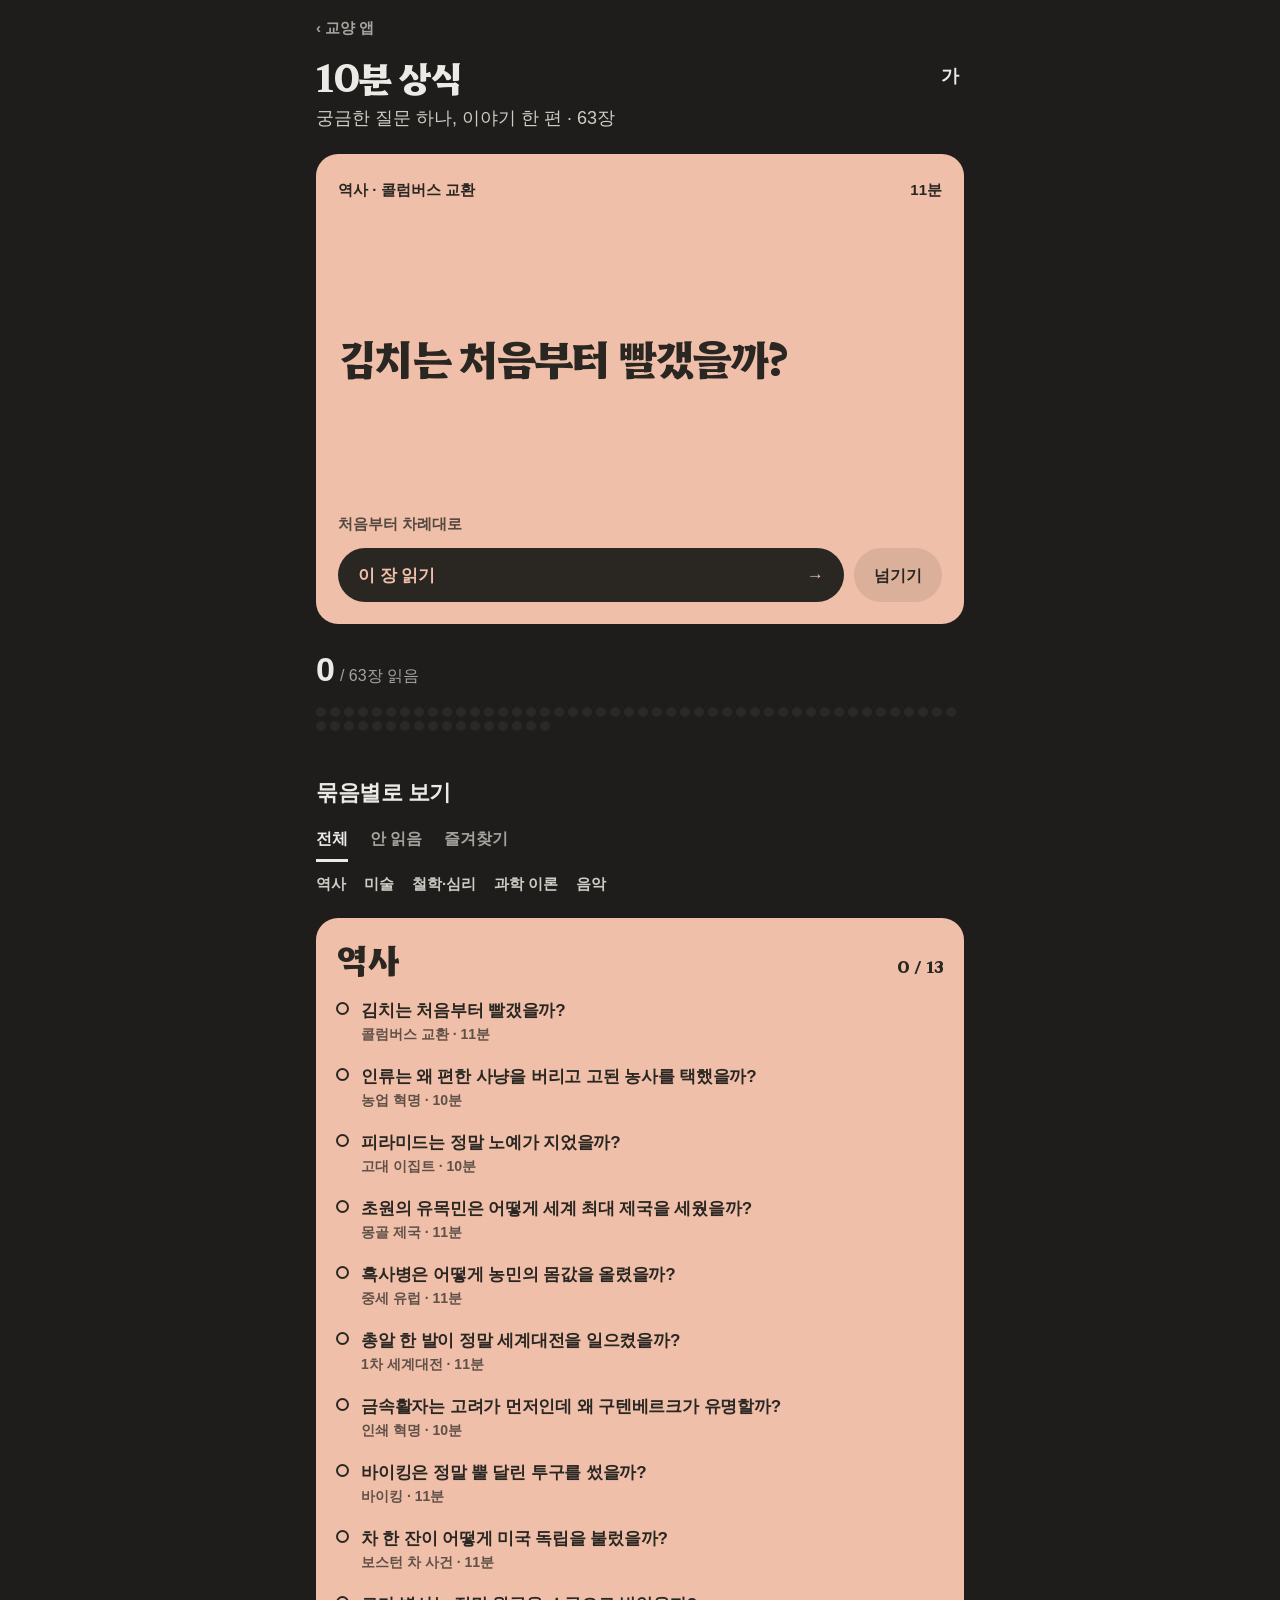
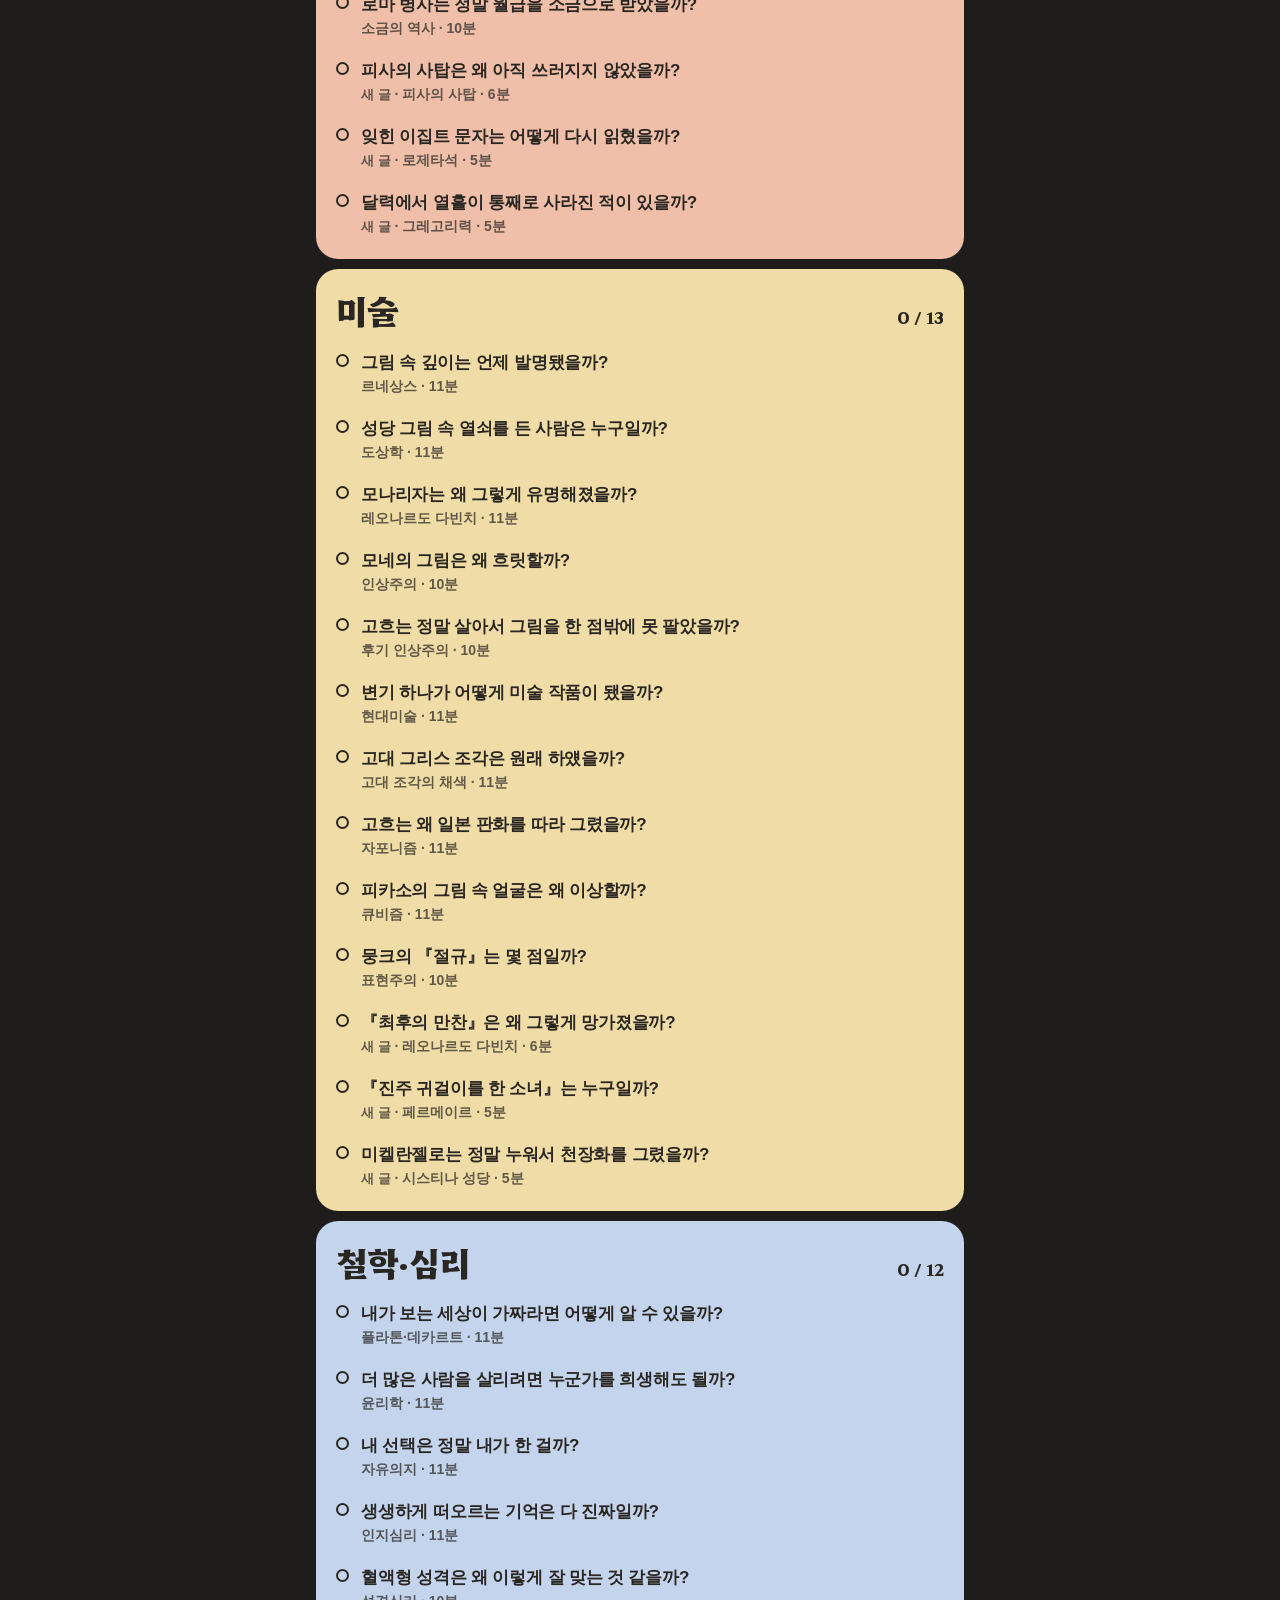
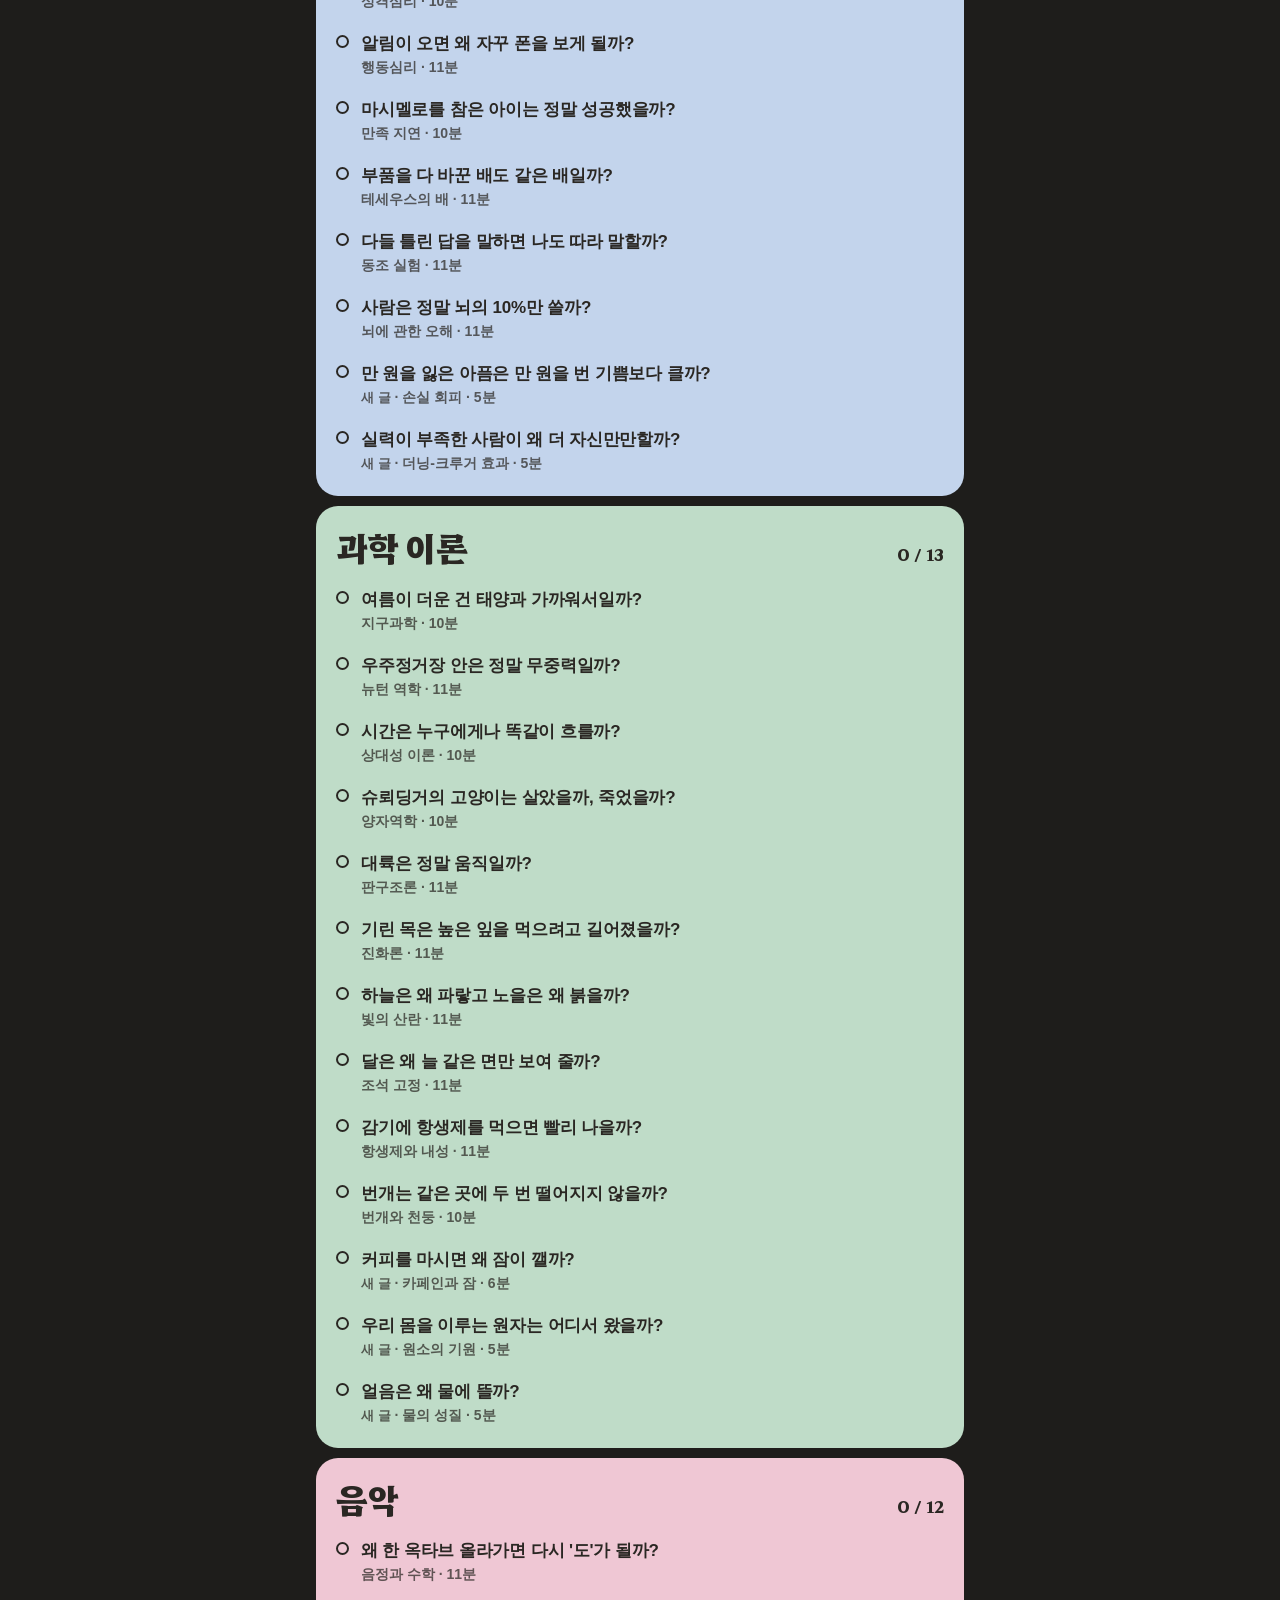
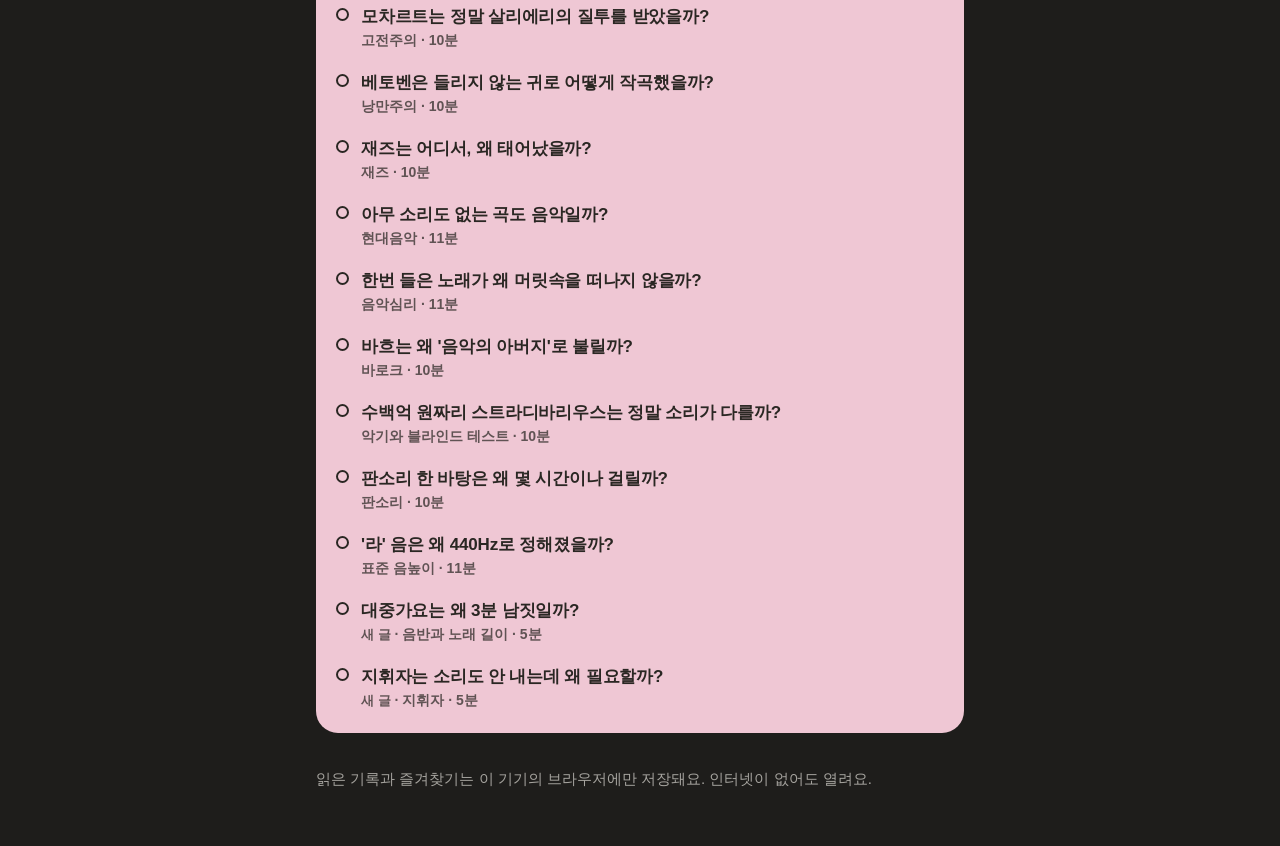
<file: sangsik.html>
<!doctype html>
<html lang="ko" data-app="sangsik" data-motif="dots">
<head>
<meta charset="utf-8">
<meta name="viewport" content="width=device-width,initial-scale=1,viewport-fit=cover">
<meta name="color-scheme" content="dark light">
<meta name="theme-color" content="#1e1d1b">
<title>10분 상식</title>
<link rel="manifest" href="sangsik.webmanifest">
<link rel="stylesheet" href="fonts/fonts.css">
<link rel="icon" type="image/png" href="icons/sangsik-favicon.png">
<link rel="apple-touch-icon" href="icons/sangsik-apple-touch-icon.png">
<meta name="apple-mobile-web-app-capable" content="yes">
<meta name="apple-mobile-web-app-status-bar-style" content="black">
<meta name="apple-mobile-web-app-title" content="10분 상식">
<!--
  ✏️ 내용 고치는 법 (Claude 없이)
  메모장 같은 편집기로 이 파일을 열고 '카드 데이터 시작'을 검색하세요.
  · 카드 하나 = <article> 부터 </article> 까지 한 덩어리예요.
      id          영문·숫자 이름. 읽음·즐겨찾기 기록이 이 이름으로 저장되니 이미 있는 id는 바꾸지 마세요.
      data-group  묶음 이름. 목록의 묶음 순서는 파일에 처음 나오는 순서예요.
      data-topic  주제 한두 단어      data-emoji  아이콘 이모지(지금 디자인에선 안 보여요)      data-new  있으면 목록에 '새 글' 표시
      <h2>        카드 제목
      본문        <p>문단</p>  <h3>소제목</h3>  <ul><li>항목</li></ul>  <strong>강조</strong>  <aside>상자</aside>
                  (일본·한국 앱: <div class="scene">장면</div>, <div class="tip">💡 팁</div>)
  · 새 카드는 비슷한 카드 하나를 통째로 복사해 원하는 자리에 붙이고, id를 새 이름(예: n4)으로 바꾸면 돼요.
  · 목록, 장 수, 이전·다음 버튼, 읽는 시간은 파일을 열 때 카드 데이터를 보고 자동으로 만들어져요.
  · 제목에 처음 쓰는 글자가 들어가면  python tools/fetch_fonts.py  를 한 번 실행하세요(제목 글꼴을 다시 받아요).
  · 카카오톡 미리보기처럼 자바스크립트가 꺼진 화면은 파일에 미리 적어 둔 목록을 보여 줘요.
    카드를 새로 넣었다면 작업 파일 폴더에서  python build.py --refresh "이 파일.html"  을 실행하면 그 목록도 맞춰져요.
-->
<script>(function(r){r.classList.add('js');r.lang='ko';r.dataset.app='sangsik';r.dataset.motif='dots';try{var t=JSON.parse(localStorage.getItem('culture:theme')||'"auto"');if(t==='light')r.dataset.theme=t;r.dataset.fs=JSON.parse(localStorage.getItem('culture:fs')||'1')}catch(e){}})(document.documentElement)</script>
<style>:root{--bg:#1e1d1b;--tone:#2a2926;--tone2:#363531;--ink:#ebeae6;--ink2:#cfccc5;--mute:#a5a39e;--card-ink:#2a2723;--g0:#efbfa9;--g1:#f0dca6;--g2:#c3d4ec;--g3:#bfdcc8;--g4:#efc7d4;--fs:17px;--gut:16px;--display:"Hahmlet",-apple-system,"Apple SD Gothic Neo",sans-serif;color-scheme:dark}
/* 화면은 늘 어둡게가 기본. 읽기 설정에서 '밝게'를 고른 사람에게만 밝은 바탕 */
:root[data-theme="light"]{--bg:#f1f0ed;--tone:#e4e2dd;--tone2:#d7d5cf;--ink:#24231f;--ink2:#44423d;--mute:#67645e;color-scheme:light}
:root[data-fs="0"]{--fs:15px}:root[data-fs="1"]{--fs:17px}:root[data-fs="2"]{--fs:19px}:root[data-fs="3"]{--fs:21px}
/* 묶음마다 파스텔 한 색: 목록의 묶음 면, 오늘의 한 장, 카드 머리, 소제목이 같은 색을 쓴다 */
[data-gi="0"]{--c:var(--g0)}[data-gi="1"]{--c:var(--g1)}[data-gi="2"]{--c:var(--g2)}[data-gi="3"]{--c:var(--g3)}[data-gi="4"]{--c:var(--g4)}[data-gi="5"]{--c:var(--g0)}[data-gi="6"]{--c:var(--g1)}[data-gi="7"]{--c:var(--g2)}
*{box-sizing:border-box}
[hidden]{display:none!important}
html{-webkit-text-size-adjust:100%;text-size-adjust:100%;background:var(--bg)}
:root{padding-top:env(safe-area-inset-top,0px);padding-bottom:env(safe-area-inset-bottom,0px)}
body::before{content:"";position:fixed;inset:0 0 auto;height:env(safe-area-inset-top,0px);z-index:10;background:var(--bg)}
body{margin:0;background:var(--bg);color:var(--ink);font-family:-apple-system,BlinkMacSystemFont,"Apple SD Gothic Neo","Pretendard","Noto Sans KR","Malgun Gothic",sans-serif;font-size:16px;line-height:1.6;word-break:keep-all;overflow-wrap:break-word;-webkit-font-smoothing:antialiased;-webkit-tap-highlight-color:transparent}
a{color:inherit}
button{font:inherit;color:inherit;touch-action:manipulation;cursor:pointer}
:focus-visible{outline:3px solid var(--ink);outline-offset:3px;border-radius:4px}
html:not(.js) .js-only{display:none!important}
.wrap{max-width:680px;margin:0 auto;padding-block:0 56px;padding-left:max(var(--gut),env(safe-area-inset-left,0px));padding-right:max(var(--gut),env(safe-area-inset-right,0px))}

/* ── 화면 전환 ── */
.card{display:none}
html:not(.js) .card:target{display:block}
html:not(.js) body:has(.card:target) .home{display:none}
html.js .card.cur{display:block}
html.js[data-view="card"] .home{display:none}

/* ── 홈 ── */
.hublink{display:inline-flex;align-items:center;min-height:44px;margin-top:6px;font-size:15px;font-weight:600;color:var(--mute);text-decoration:none}
.top{display:flex;align-items:flex-start;justify-content:space-between;gap:12px;padding:6px 0 0}
.top h1{margin:0;font-family:var(--display);font-size:32px;line-height:1.15;letter-spacing:-.04em;font-weight:800}
.sub{margin:8px 0 0;color:var(--ink2);font-size:18px;line-height:1.5}
.ib{flex:none;display:grid;place-items:center;width:44px;height:44px;margin:-2px -8px 0 0;border:0;border-radius:12px;background:transparent;font-size:18px;font-weight:700;color:var(--ink)}
.ib:active{background:var(--tone)}
.ib svg{width:22px;height:22px}

/* 오늘의 한 장: 직전에 읽은 장의 다음 장을 묶음 색 카드 한 장으로 크게 */
.today{margin-top:22px;perspective:1200px}
.deal{display:flex;flex-direction:column;justify-content:space-between;min-height:min(470px,62svh);padding:24px 22px 22px;border-radius:22px;background:var(--c);color:var(--card-ink);transform-origin:50% 100%}
.deal .dm{display:flex;justify-content:space-between;gap:12px;font-size:15px;font-weight:700}
.deal .q{margin:28px 0;font-family:var(--display);font-size:clamp(30px,9.4vw,42px);font-weight:800;line-height:1.16;letter-spacing:-.04em}
.deal .note{margin:0 0 14px;font-size:15px;font-weight:600;line-height:1.45;opacity:.78}
.deal .row2{display:flex;gap:10px}
.go{flex:1;display:flex;justify-content:space-between;align-items:center;min-height:54px;padding:0 20px;border-radius:999px;background:var(--card-ink);color:var(--c);font-size:17px;font-weight:700;text-decoration:none}
.flip{flex:none;min-height:54px;padding:0 20px;border:0;border-radius:999px;background:rgba(42,39,35,.1);color:var(--card-ink);font-size:16px;font-weight:700}
.go:active,.flip:active{transform:scale(.96)}
.deal.turn{animation:turn .45s cubic-bezier(.2,.7,.2,1)}
@keyframes turn{45%{transform:rotateX(-82deg);opacity:.4}}

.stats{margin-top:18px}
.sline{display:flex;justify-content:space-between;align-items:baseline;gap:12px;font-size:16px;color:var(--mute)}
.sline b{font-size:34px;font-weight:800;letter-spacing:-.03em;color:var(--ink);margin-right:6px}
.nfav{font-weight:600}
.dots{display:flex;flex-wrap:wrap;gap:4px;margin-top:10px}
.dots i{width:10px;height:10px;border-radius:50%;background:var(--tone)}
.dots i.on{background:var(--c)}

.sec{margin:44px 0 0;font-size:22px;font-weight:800;letter-spacing:-.02em}
.filters{display:flex;gap:22px;margin-top:8px}
.filters button{min-height:44px;padding:0;border:0;border-bottom:3px solid transparent;background:transparent;font-size:16px;font-weight:700;color:var(--mute)}
.filters button[aria-selected="true"]{color:var(--ink);border-color:var(--ink)}
.chips{display:flex;flex-wrap:wrap;gap:0 18px;margin-top:2px}
.chips a{display:inline-flex;align-items:center;min-height:40px;font-size:15px;font-weight:600;color:var(--ink2);text-decoration:none}

.grp{margin-top:14px;padding:22px 20px 12px;border-radius:22px;background:var(--c);color:var(--card-ink);scroll-margin-top:12px}
.grp+.grp{margin-top:10px}
.gh{display:flex;justify-content:space-between;align-items:baseline;gap:12px;margin:0;font-family:var(--display);font-size:34px;font-weight:800;line-height:1.1;letter-spacing:-.04em}
.gc{font-size:16px;font-weight:700;letter-spacing:0}
.toc{list-style:none;margin:12px 0 0;padding:0}
.toc li{scroll-margin-top:30vh;border-radius:12px}
.toc a{display:flex;align-items:baseline;gap:12px;padding:10px 0;text-decoration:none}
.toc a::before{content:"";flex:none;width:9px;height:9px;border-radius:50%;border:2px solid currentColor;transform:translateY(-1px)}
.toc a:active{opacity:.6}
.tile{display:none}
.t{flex:1;min-width:0;font-size:17px;font-weight:600;line-height:1.42;letter-spacing:-.01em}
.f{display:block;margin-top:2px;font-size:14px;font-weight:600;opacity:.72;letter-spacing:0}
.new{margin-left:6px;font-size:13px;font-weight:800}
.f .new{margin:0}
.st{flex:none;align-self:center;width:18px;height:18px;visibility:hidden}
li.fav .st{visibility:visible}
li.read a{opacity:.55}
li.read a::before{background:currentColor}
li.flash{animation:flash 1.6s ease-out}
@keyframes flash{0%,30%{background:rgba(42,39,35,.12)}100%{background:transparent}}
.empty{margin:20px 0;padding:22px;border-radius:18px;background:var(--tone);text-align:center;color:var(--ink2);font-size:16px}
.foot{margin:34px 0 0;font-size:15px;line-height:1.55;color:var(--mute)}

/* ── 카드 ── */
.bar{position:sticky;top:env(safe-area-inset-top,0px);z-index:5;display:flex;align-items:center;gap:2px;margin:0 calc(-1*var(--gut));padding:0 calc(var(--gut) - 6px);min-height:52px;background:var(--bg)}
.back{flex:none;display:flex;align-items:center;min-height:44px;padding:0 10px 0 6px;font-size:16px;font-weight:700;color:var(--ink);text-decoration:none}
.bt{flex:1;min-width:0;text-align:center;font-size:14px;font-weight:600;color:var(--mute);white-space:nowrap;overflow:hidden;text-overflow:ellipsis}
.bar .ib{margin:0}
.fav svg{fill:none;stroke:currentColor;stroke-width:2;stroke-linejoin:round}
.fav[aria-pressed="true"] svg{fill:var(--c);stroke:var(--c)}
.prog{position:absolute;left:0;right:0;bottom:0;height:3px;background:var(--c);transform:scaleX(0);transform-origin:0 50%}
.ch{margin-top:6px;padding:22px 22px 26px;border-radius:22px;background:var(--c);color:var(--card-ink)}
.meta{font-size:15px;font-weight:700}
.card h2{margin:40px 0 0;font-family:var(--display);font-size:calc(var(--fs) * 1.9);line-height:1.18;letter-spacing:-.04em;font-weight:800;text-wrap:balance}

.card{font-size:var(--fs);line-height:1.78;letter-spacing:-.005em}
.card .ch+p{margin-top:30px;font-size:calc(var(--fs) * 1.15);line-height:1.6;font-weight:600}
.card p{margin:0 0 1.1em;text-wrap:pretty}
.card h3{margin:2.2em 0 .6em;font-family:var(--display);font-size:calc(var(--fs) * 1.42);line-height:1.3;font-weight:800;letter-spacing:-.035em;color:var(--c)}
.card ul{margin:0 0 1.1em;padding-left:1.15em}
.card li{margin:.35em 0;padding-left:.15em}
.card li::marker{color:var(--c)}
.card strong{font-weight:700;color:var(--c)}
.card aside,.card .tip{margin:1.5em 0;padding:18px 20px;border-radius:16px;background:var(--tone);font-size:.95em;line-height:1.68}
.card aside strong,.card .tip strong{color:inherit}
.card .scene{margin:30px 0 1.6em;padding:18px 20px;border-radius:16px;background:var(--tone);color:var(--ink2)}
.card .tag{display:block;margin-bottom:6px;font-size:14px;font-weight:700;color:var(--c)}
.card .key{margin:1.4em 0 1.1em;padding:16px 20px;border-radius:16px;background:var(--c);color:var(--card-ink);font-weight:700}
/* 밝게: 파스텔 글자는 밝은 바탕에서 흐리니 먹색으로 */
:root[data-theme="light"] .card h3,:root[data-theme="light"] .card .tag{color:var(--ink)}
:root[data-theme="light"] .card strong{color:inherit;background:var(--c);padding:0 2px;border-radius:3px}
:root[data-theme="light"] .card li::marker{color:var(--ink2)}

.end{margin-top:52px}
.done-btn{display:flex;align-items:center;justify-content:center;gap:8px;width:100%;min-height:56px;border:0;border-radius:999px;background:var(--ink);color:var(--bg);font-size:17px;font-weight:700}
.done-btn .ck{display:none}
.done-btn[aria-pressed="true"]{background:var(--tone);color:var(--ink)}
.done-btn[aria-pressed="true"] .ck{display:inline}
.pager{display:grid;grid-template-columns:1fr 1fr;gap:10px;margin-top:14px}
.pager a,.pager .done{display:flex;flex-direction:column;gap:14px;min-height:120px;padding:16px 18px 20px;border-radius:22px;background:var(--tone);text-decoration:none;font-family:var(--display);font-size:17px;font-weight:800;line-height:1.3;letter-spacing:-.02em}
.pager a span,.pager .done span{font-family:-apple-system,"Apple SD Gothic Neo",sans-serif;font-size:14px;font-weight:700;letter-spacing:0;opacity:.75}
.pager .nx{background:var(--n,var(--tone));color:var(--card-ink)}
.pager .none{background:none}
.pager a:active{transform:scale(.98)}
.tolist{display:flex;align-items:center;justify-content:center;min-height:48px;margin:14px 0 0;font-size:15px;font-weight:600;color:var(--mute);text-decoration:none}

/* ── 자바스크립트가 꺼진 화면(파일 미리보기 등) ── */
.nojs-back{display:none}
html:not(.js) body:has(.card:target) .nojs-back{position:sticky;top:env(safe-area-inset-top,0px);z-index:5;display:inline-flex;align-items:center;min-height:44px;margin:10px 0 0;padding:0 18px;border-radius:999px;background:var(--tone);font-size:15px;font-weight:700;color:var(--ink);text-decoration:none}
html:not(.js) .card{scroll-margin-top:calc(60px + env(safe-area-inset-top,0px))}
html:not(.js) .card::before{content:attr(data-group) " · " attr(data-topic);display:block;padding:22px 0 10px;font-size:15px;line-height:1.5;color:var(--mute)}

/* ── 설정 시트 ── */
.sheet{position:fixed;inset:0;z-index:20;display:flex;align-items:flex-end;background:rgba(0,0,0,.5);animation:fade .18s}
.panel{width:100%;max-width:680px;margin:0 auto;padding:8px max(20px,env(safe-area-inset-right,0px)) calc(18px + env(safe-area-inset-bottom,0px)) max(20px,env(safe-area-inset-left,0px));border-radius:22px 22px 0 0;background:var(--tone);animation:up .22s cubic-bezier(.2,.8,.3,1)}
.grab{width:38px;height:5px;margin:0 auto 12px;border-radius:5px;background:var(--tone2)}
.panel h2{margin:0 0 16px;font-family:var(--display);font-size:24px;font-weight:800;letter-spacing:-.03em}
.row{margin:0 0 16px}
.rl{display:block;margin-bottom:8px;font-size:15px;font-weight:700;color:var(--ink2)}
.seg{display:flex;gap:4px;padding:4px;border-radius:999px;background:var(--bg)}
.seg button{flex:1;min-height:42px;border:0;border-radius:999px;background:transparent;font-size:15px;font-weight:600;color:var(--mute)}
.seg button[aria-pressed="true"]{background:var(--ink);color:var(--bg)}
.preview{margin:0 0 18px;padding:14px 16px;border-radius:14px;background:var(--bg);font-size:var(--fs);line-height:1.75}
.reset,.close{display:block;width:100%;min-height:50px;border:0;border-radius:999px;font-size:16px;font-weight:700}
.reset{background:transparent;color:var(--mute);font-weight:600;margin-bottom:6px}
.reset[data-armed]{color:var(--ink);font-weight:700}
.close{background:var(--ink);color:var(--bg)}
.toast{position:fixed;left:50%;bottom:calc(24px + env(safe-area-inset-bottom,0px));z-index:30;max-width:calc(100% - 40px);padding:12px 20px;border-radius:999px;background:var(--ink);color:var(--bg);font-size:15px;font-weight:600;opacity:0;transform:translate(-50%,12px);transition:opacity .2s,transform .2s;pointer-events:none}
.toast.on{opacity:1;transform:translate(-50%,0)}
@keyframes fade{from{opacity:0}}
@keyframes up{from{transform:translateY(40px);opacity:.4}}
@media (prefers-reduced-motion:no-preference){.grp{animation:rise .55s cubic-bezier(.2,.7,.2,1) both}.grp:nth-child(2){animation-delay:80ms}.grp:nth-child(3){animation-delay:160ms}@keyframes rise{from{opacity:0;transform:translateY(20px)}}}
@media (prefers-reduced-motion:reduce){*{animation:none!important;transition:none!important}}
@media (min-width:700px){.top h1{font-size:36px}}
</style>
</head>
<body>
<div class="wrap">
<div class="home" id="list">
<a class="hublink" href="./">‹ 교양 앱</a>
<header class="top"><div class="brand"><div><h1>10분 상식</h1><p class="sub">궁금한 질문 하나, 이야기 한 편 · <span class="ntotal">63</span>장</p></div></div>
<button class="ib aa js-only" type="button" aria-label="읽기 설정">가</button></header>
<section class="today js-only" aria-label="오늘의 한 장"></section>
<div class="stats js-only"><div class="sline"><span><b class="nread">0</b>/ <span class="ntotal">63</span>장 읽음</span><span class="nfav"></span></div><div class="dots" aria-hidden="true"></div></div>
<h2 class="sec">묶음별로 보기</h2>
<div class="filters js-only" role="tablist"><button type="button" data-f="all" aria-selected="true">전체</button><button type="button" data-f="unread" aria-selected="false">안 읽음</button><button type="button" data-f="fav" aria-selected="false">즐겨찾기</button></div>
<nav class="chips"><a href="#g0">역사</a><a href="#g1">미술</a><a href="#g2">철학·심리</a><a href="#g3">과학 이론</a><a href="#g4">음악</a></nav>
<p class="empty" hidden></p>
<div id="toc"><section class="grp" id="g0" data-gi="0"><h2 class="gh">역사<span class="gc"><span class="gread"></span>13장</span></h2><ol class="toc"><li id="i-c0" data-id="c0"><a href="#c0"><span class="tile">🌶️</span><span class="t">김치는 처음부터 빨갰을까?<span class="f">콜럼버스 교환 · 11분</span></span><span class="st" aria-hidden="true"></span></a></li><li id="i-c1" data-id="c1"><a href="#c1"><span class="tile">🌾</span><span class="t">인류는 왜 편한 사냥을 버리고 고된 농사를 택했을까?<span class="f">농업 혁명 · 10분</span></span><span class="st" aria-hidden="true"></span></a></li><li id="i-c2" data-id="c2"><a href="#c2"><span class="tile">🔺</span><span class="t">피라미드는 정말 노예가 지었을까?<span class="f">고대 이집트 · 10분</span></span><span class="st" aria-hidden="true"></span></a></li><li id="i-c3" data-id="c3"><a href="#c3"><span class="tile">🐎</span><span class="t">초원의 유목민은 어떻게 세계 최대 제국을 세웠을까?<span class="f">몽골 제국 · 11분</span></span><span class="st" aria-hidden="true"></span></a></li><li id="i-c4" data-id="c4"><a href="#c4"><span class="tile">☠️</span><span class="t">흑사병은 어떻게 농민의 몸값을 올렸을까?<span class="f">중세 유럽 · 11분</span></span><span class="st" aria-hidden="true"></span></a></li><li id="i-c5" data-id="c5"><a href="#c5"><span class="tile">💥</span><span class="t">총알 한 발이 정말 세계대전을 일으켰을까?<span class="f">1차 세계대전 · 11분</span></span><span class="st" aria-hidden="true"></span></a></li><li id="i-c6" data-id="c6"><a href="#c6"><span class="tile">🖨️</span><span class="t">금속활자는 고려가 먼저인데 왜 구텐베르크가 유명할까?<span class="f">인쇄 혁명 · 10분</span></span><span class="st" aria-hidden="true"></span></a></li><li id="i-c7" data-id="c7"><a href="#c7"><span class="tile">⚔️</span><span class="t">바이킹은 정말 뿔 달린 투구를 썼을까?<span class="f">바이킹 · 11분</span></span><span class="st" aria-hidden="true"></span></a></li><li id="i-c8" data-id="c8"><a href="#c8"><span class="tile">🍵</span><span class="t">차 한 잔이 어떻게 미국 독립을 불렀을까?<span class="f">보스턴 차 사건 · 11분</span></span><span class="st" aria-hidden="true"></span></a></li><li id="i-c9" data-id="c9"><a href="#c9"><span class="tile">🧂</span><span class="t">로마 병사는 정말 월급을 소금으로 받았을까?<span class="f">소금의 역사 · 10분</span></span><span class="st" aria-hidden="true"></span></a></li><li id="i-n1" data-id="n1"><a href="#n1"><span class="tile">🔔</span><span class="t">피사의 사탑은 왜 아직 쓰러지지 않았을까?<span class="new">NEW</span><span class="f">피사의 사탑 · 6분</span></span><span class="st" aria-hidden="true"></span></a></li><li id="i-n4" data-id="n4"><a href="#n4"><span class="tile">🪨</span><span class="t">잊힌 이집트 문자는 어떻게 다시 읽혔을까?<span class="new">NEW</span><span class="f">로제타석 · 5분</span></span><span class="st" aria-hidden="true"></span></a></li><li id="i-n5" data-id="n5"><a href="#n5"><span class="tile">📅</span><span class="t">달력에서 열흘이 통째로 사라진 적이 있을까?<span class="new">NEW</span><span class="f">그레고리력 · 5분</span></span><span class="st" aria-hidden="true"></span></a></li></ol></section><section class="grp" id="g1" data-gi="1"><h2 class="gh">미술<span class="gc"><span class="gread"></span>13장</span></h2><ol class="toc"><li id="i-c10" data-id="c10"><a href="#c10"><span class="tile">📐</span><span class="t">그림 속 깊이는 언제 발명됐을까?<span class="f">르네상스 · 11분</span></span><span class="st" aria-hidden="true"></span></a></li><li id="i-c11" data-id="c11"><a href="#c11"><span class="tile">🔑</span><span class="t">성당 그림 속 열쇠를 든 사람은 누구일까?<span class="f">도상학 · 11분</span></span><span class="st" aria-hidden="true"></span></a></li><li id="i-c12" data-id="c12"><a href="#c12"><span class="tile">🖼️</span><span class="t">모나리자는 왜 그렇게 유명해졌을까?<span class="f">레오나르도 다빈치 · 11분</span></span><span class="st" aria-hidden="true"></span></a></li><li id="i-c13" data-id="c13"><a href="#c13"><span class="tile">🎨</span><span class="t">모네의 그림은 왜 흐릿할까?<span class="f">인상주의 · 10분</span></span><span class="st" aria-hidden="true"></span></a></li><li id="i-c14" data-id="c14"><a href="#c14"><span class="tile">🌻</span><span class="t">고흐는 정말 살아서 그림을 한 점밖에 못 팔았을까?<span class="f">후기 인상주의 · 10분</span></span><span class="st" aria-hidden="true"></span></a></li><li id="i-c15" data-id="c15"><a href="#c15"><span class="tile">🚽</span><span class="t">변기 하나가 어떻게 미술 작품이 됐을까?<span class="f">현대미술 · 11분</span></span><span class="st" aria-hidden="true"></span></a></li><li id="i-c16" data-id="c16"><a href="#c16"><span class="tile">🏛️</span><span class="t">고대 그리스 조각은 원래 하얬을까?<span class="f">고대 조각의 채색 · 11분</span></span><span class="st" aria-hidden="true"></span></a></li><li id="i-c17" data-id="c17"><a href="#c17"><span class="tile">🌸</span><span class="t">고흐는 왜 일본 판화를 따라 그렸을까?<span class="f">자포니즘 · 11분</span></span><span class="st" aria-hidden="true"></span></a></li><li id="i-c18" data-id="c18"><a href="#c18"><span class="tile">🧩</span><span class="t">피카소의 그림 속 얼굴은 왜 이상할까?<span class="f">큐비즘 · 11분</span></span><span class="st" aria-hidden="true"></span></a></li><li id="i-c19" data-id="c19"><a href="#c19"><span class="tile">😱</span><span class="t">뭉크의 『절규』는 몇 점일까?<span class="f">표현주의 · 10분</span></span><span class="st" aria-hidden="true"></span></a></li><li id="i-n3" data-id="n3"><a href="#n3"><span class="tile">🍞</span><span class="t">『최후의 만찬』은 왜 그렇게 망가졌을까?<span class="new">NEW</span><span class="f">레오나르도 다빈치 · 6분</span></span><span class="st" aria-hidden="true"></span></a></li><li id="i-n6" data-id="n6"><a href="#n6"><span class="tile">💎</span><span class="t">『진주 귀걸이를 한 소녀』는 누구일까?<span class="new">NEW</span><span class="f">페르메이르 · 5분</span></span><span class="st" aria-hidden="true"></span></a></li><li id="i-n7" data-id="n7"><a href="#n7"><span class="tile">🎨</span><span class="t">미켈란젤로는 정말 누워서 천장화를 그렸을까?<span class="new">NEW</span><span class="f">시스티나 성당 · 5분</span></span><span class="st" aria-hidden="true"></span></a></li></ol></section><section class="grp" id="g2" data-gi="2"><h2 class="gh">철학·심리<span class="gc"><span class="gread"></span>12장</span></h2><ol class="toc"><li id="i-c20" data-id="c20"><a href="#c20"><span class="tile">🕳️</span><span class="t">내가 보는 세상이 가짜라면 어떻게 알 수 있을까?<span class="f">플라톤·데카르트 · 10분</span></span><span class="st" aria-hidden="true"></span></a></li><li id="i-c21" data-id="c21"><a href="#c21"><span class="tile">🚃</span><span class="t">더 많은 사람을 살리려면 누군가를 희생해도 될까?<span class="f">윤리학 · 11분</span></span><span class="st" aria-hidden="true"></span></a></li><li id="i-c22" data-id="c22"><a href="#c22"><span class="tile">🤔</span><span class="t">내 선택은 정말 내가 한 걸까?<span class="f">자유의지 · 11분</span></span><span class="st" aria-hidden="true"></span></a></li><li id="i-c23" data-id="c23"><a href="#c23"><span class="tile">📸</span><span class="t">생생하게 떠오르는 기억은 다 진짜일까?<span class="f">인지심리 · 11분</span></span><span class="st" aria-hidden="true"></span></a></li><li id="i-c24" data-id="c24"><a href="#c24"><span class="tile">🔮</span><span class="t">혈액형 성격은 왜 이렇게 잘 맞는 것 같을까?<span class="f">성격심리 · 10분</span></span><span class="st" aria-hidden="true"></span></a></li><li id="i-c25" data-id="c25"><a href="#c25"><span class="tile">🔔</span><span class="t">알림이 오면 왜 자꾸 폰을 보게 될까?<span class="f">행동심리 · 11분</span></span><span class="st" aria-hidden="true"></span></a></li><li id="i-c26" data-id="c26"><a href="#c26"><span class="tile">🍡</span><span class="t">마시멜로를 참은 아이는 정말 성공했을까?<span class="f">만족 지연 · 10분</span></span><span class="st" aria-hidden="true"></span></a></li><li id="i-c27" data-id="c27"><a href="#c27"><span class="tile">🚢</span><span class="t">부품을 다 바꾼 배도 같은 배일까?<span class="f">테세우스의 배 · 11분</span></span><span class="st" aria-hidden="true"></span></a></li><li id="i-c28" data-id="c28"><a href="#c28"><span class="tile">📏</span><span class="t">다들 틀린 답을 말하면 나도 따라 말할까?<span class="f">동조 실험 · 11분</span></span><span class="st" aria-hidden="true"></span></a></li><li id="i-c29" data-id="c29"><a href="#c29"><span class="tile">🧠</span><span class="t">사람은 정말 뇌의 10%만 쓸까?<span class="f">뇌에 관한 오해 · 11분</span></span><span class="st" aria-hidden="true"></span></a></li><li id="i-n8" data-id="n8"><a href="#n8"><span class="tile">⚖️</span><span class="t">만 원을 잃은 아픔은 만 원을 번 기쁨보다 클까?<span class="new">NEW</span><span class="f">손실 회피 · 5분</span></span><span class="st" aria-hidden="true"></span></a></li><li id="i-n9" data-id="n9"><a href="#n9"><span class="tile">🍋</span><span class="t">실력이 부족한 사람이 왜 더 자신만만할까?<span class="new">NEW</span><span class="f">더닝-크루거 효과 · 5분</span></span><span class="st" aria-hidden="true"></span></a></li></ol></section><section class="grp" id="g3" data-gi="3"><h2 class="gh">과학 이론<span class="gc"><span class="gread"></span>13장</span></h2><ol class="toc"><li id="i-c30" data-id="c30"><a href="#c30"><span class="tile">🌍</span><span class="t">여름이 더운 건 태양과 가까워서일까?<span class="f">지구과학 · 10분</span></span><span class="st" aria-hidden="true"></span></a></li><li id="i-c31" data-id="c31"><a href="#c31"><span class="tile">🚀</span><span class="t">우주정거장 안은 정말 무중력일까?<span class="f">뉴턴 역학 · 11분</span></span><span class="st" aria-hidden="true"></span></a></li><li id="i-c32" data-id="c32"><a href="#c32"><span class="tile">⏳</span><span class="t">시간은 누구에게나 똑같이 흐를까?<span class="f">상대성 이론 · 10분</span></span><span class="st" aria-hidden="true"></span></a></li><li id="i-c33" data-id="c33"><a href="#c33"><span class="tile">🐈</span><span class="t">슈뢰딩거의 고양이는 살았을까, 죽었을까?<span class="f">양자역학 · 10분</span></span><span class="st" aria-hidden="true"></span></a></li><li id="i-c34" data-id="c34"><a href="#c34"><span class="tile">🌋</span><span class="t">대륙은 정말 움직일까?<span class="f">판구조론 · 11분</span></span><span class="st" aria-hidden="true"></span></a></li><li id="i-c35" data-id="c35"><a href="#c35"><span class="tile">🦒</span><span class="t">기린 목은 높은 잎을 먹으려고 길어졌을까?<span class="f">진화론 · 11분</span></span><span class="st" aria-hidden="true"></span></a></li><li id="i-c36" data-id="c36"><a href="#c36"><span class="tile">🌇</span><span class="t">하늘은 왜 파랗고 노을은 왜 붉을까?<span class="f">빛의 산란 · 11분</span></span><span class="st" aria-hidden="true"></span></a></li><li id="i-c37" data-id="c37"><a href="#c37"><span class="tile">🌕</span><span class="t">달은 왜 늘 같은 면만 보여 줄까?<span class="f">조석 고정 · 11분</span></span><span class="st" aria-hidden="true"></span></a></li><li id="i-c38" data-id="c38"><a href="#c38"><span class="tile">💊</span><span class="t">감기에 항생제를 먹으면 빨리 나을까?<span class="f">항생제와 내성 · 11분</span></span><span class="st" aria-hidden="true"></span></a></li><li id="i-c39" data-id="c39"><a href="#c39"><span class="tile">⚡</span><span class="t">번개는 같은 곳에 두 번 떨어지지 않을까?<span class="f">번개와 천둥 · 10분</span></span><span class="st" aria-hidden="true"></span></a></li><li id="i-n2" data-id="n2"><a href="#n2"><span class="tile">☕</span><span class="t">커피를 마시면 왜 잠이 깰까?<span class="new">NEW</span><span class="f">카페인과 잠 · 6분</span></span><span class="st" aria-hidden="true"></span></a></li><li id="i-n10" data-id="n10"><a href="#n10"><span class="tile">✨</span><span class="t">우리 몸을 이루는 원자는 어디서 왔을까?<span class="new">NEW</span><span class="f">원소의 기원 · 5분</span></span><span class="st" aria-hidden="true"></span></a></li><li id="i-n11" data-id="n11"><a href="#n11"><span class="tile">🧊</span><span class="t">얼음은 왜 물에 뜰까?<span class="new">NEW</span><span class="f">물의 성질 · 5분</span></span><span class="st" aria-hidden="true"></span></a></li></ol></section><section class="grp" id="g4" data-gi="4"><h2 class="gh">음악<span class="gc"><span class="gread"></span>12장</span></h2><ol class="toc"><li id="i-c40" data-id="c40"><a href="#c40"><span class="tile">🎹</span><span class="t">왜 한 옥타브 올라가면 다시 '도'가 될까?<span class="f">음정과 수학 · 11분</span></span><span class="st" aria-hidden="true"></span></a></li><li id="i-c41" data-id="c41"><a href="#c41"><span class="tile">🎼</span><span class="t">모차르트는 정말 살리에리의 질투를 받았을까?<span class="f">고전주의 · 10분</span></span><span class="st" aria-hidden="true"></span></a></li><li id="i-c42" data-id="c42"><a href="#c42"><span class="tile">👂</span><span class="t">베토벤은 들리지 않는 귀로 어떻게 작곡했을까?<span class="f">낭만주의 · 10분</span></span><span class="st" aria-hidden="true"></span></a></li><li id="i-c43" data-id="c43"><a href="#c43"><span class="tile">🎷</span><span class="t">재즈는 어디서, 왜 태어났을까?<span class="f">재즈 · 10분</span></span><span class="st" aria-hidden="true"></span></a></li><li id="i-c44" data-id="c44"><a href="#c44"><span class="tile">🤫</span><span class="t">아무 소리도 없는 곡도 음악일까?<span class="f">현대음악 · 11분</span></span><span class="st" aria-hidden="true"></span></a></li><li id="i-c45" data-id="c45"><a href="#c45"><span class="tile">🐛</span><span class="t">한번 들은 노래가 왜 머릿속을 떠나지 않을까?<span class="f">음악심리 · 11분</span></span><span class="st" aria-hidden="true"></span></a></li><li id="i-c46" data-id="c46"><a href="#c46"><span class="tile">🎻</span><span class="t">바흐는 왜 '음악의 아버지'로 불릴까?<span class="f">바로크 · 10분</span></span><span class="st" aria-hidden="true"></span></a></li><li id="i-c47" data-id="c47"><a href="#c47"><span class="tile">🎻</span><span class="t">수백억 원짜리 스트라디바리우스는 정말 소리가 다를까?<span class="f">악기와 블라인드 테스트 · 10분</span></span><span class="st" aria-hidden="true"></span></a></li><li id="i-c48" data-id="c48"><a href="#c48"><span class="tile">🪘</span><span class="t">판소리 한 바탕은 왜 몇 시간이나 걸릴까?<span class="f">판소리 · 10분</span></span><span class="st" aria-hidden="true"></span></a></li><li id="i-c49" data-id="c49"><a href="#c49"><span class="tile">🎼</span><span class="t">'라' 음은 왜 440Hz로 정해졌을까?<span class="f">표준 음높이 · 11분</span></span><span class="st" aria-hidden="true"></span></a></li><li id="i-n12" data-id="n12"><a href="#n12"><span class="tile">📀</span><span class="t">대중가요는 왜 3분 남짓일까?<span class="new">NEW</span><span class="f">음반과 노래 길이 · 5분</span></span><span class="st" aria-hidden="true"></span></a></li><li id="i-n13" data-id="n13"><a href="#n13"><span class="tile">🎼</span><span class="t">지휘자는 소리도 안 내는데 왜 필요할까?<span class="new">NEW</span><span class="f">지휘자 · 5분</span></span><span class="st" aria-hidden="true"></span></a></li></ol></section></div>
<p class="foot">읽은 기록과 즐겨찾기는 이 기기의 브라우저에만 저장돼요. 인터넷이 없어도 열려요.</p>
</div>
<a class="nojs-back" href="#list">‹ 목록</a>

<!-- ═══════════════ 카드 데이터 시작 ═══════════════ -->
<main id="cards">
<article class="card" id="c0" data-group="역사" data-topic="콜럼버스 교환" data-emoji="🌶️">
<h2>김치는 처음부터 빨갰을까?</h2>
<p>세종대왕이 나오는 사극에서 수라상에 새빨간 배추김치가 올라와 있다면, 그건 고증 오류예요.<br>조선 전기 사람들이 먹던 김치는 빨갛지 않았거든요. 고추가 아직 이 땅에 없었어요.<br>게다가 그 김치에 쓴 배추도, 지금 우리가 아는 속이 꽉 찬 배추가 아니었어요.</p>
<p>이탈리아의 토마토, 아일랜드의 대기근, 아메리카 원주민의 비극이 전부 한 사건으로 이어져요.</p>
<h3>모든 것은 1492년에 시작됐다</h3>
<p>고추의 고향은 중남미예요. 감자는 남미 안데스 산지, 옥수수는 멕시코 일대가 고향이고요.<br>1492년 콜럼버스가 아메리카에 닿기 전까지, 이 작물들은 유라시아 사람들이 한 번도 본 적 없는 것이었어요.</p>
<p>콜럼버스 이후 두 세계 사이에 사람과 동식물, 그리고 병이 한꺼번에 오가기 시작했어요.<br>이걸 역사학자 앨프리드 크로스비가 <strong>콜럼버스 교환</strong>이라고 이름 붙였어요.</p>
<ul><li>아메리카에서 건너온 것: 고추, 감자, 고구마, 옥수수, 토마토, 호박, 땅콩, 담배, 카카오</li><li>아메리카로 건너간 것: 말, 소, 돼지, 밀, 사탕수수, 커피… 그리고 천연두·홍역 같은 병</li></ul>
<p>이 목록을 보면 조금 놀라워요. 지금 세계 곳곳의 '전통 음식'이라 불리는 것들 중 상당수가, 사실은 이 교환이 없었다면 존재할 수 없었거든요.</p>
<h3>고추가 조선에 오기까지</h3>
<p>고추는 16세기 말에서 17세기 초 사이에 일본을 거쳐 들어왔다는 설이 가장 널리 알려져 있어요.<br>1614년 이수광이 쓴 백과사전 『지봉유설』에는 남만초라는 풀이 소개돼요. 독이 있는 매운 풀인데, 왜국에서 처음 건너와서 속칭 '왜겨자'라 부른다는 내용이에요.<br>이 무렵은 임진왜란 직후라, 전쟁을 거치며 들어왔다는 이야기도 함께 전해져요. (고추가 그보다 일찍부터 한반도에 있었다는 반론을 펴는 연구자들도 있어요.)</p>
<p>재밌는 건, 처음부터 모두가 반긴 게 아니라는 거예요.<br>처음엔 약재나 술에 타 먹는 정도였고, 너무 매워서 먹고 탈이 났다는 식의 기록도 있어요. 새 작물이 식탁에 자리 잡는 데는 시간이 걸려요.</p>
<h3>빨간 김치의 탄생</h3>
<p>고추가 김치에 들어가는 방법이 책에 뚜렷이 나오는 건 18세기 중반이에요. 1766년에 나온 농서 『증보산림경제』에 고추를 넣은 김치 담그는 법이 실려 있어요.<br>그 전의 김치는 소금에 절여 마늘, 생강, 산초 같은 향신료로 맛을 낸 모습이었어요. 지금의 백김치나 장아찌, 동치미에 가까웠다고 볼 수 있어요.</p>
<p>그럼 왜 고추가 그렇게 빨리 퍼졌을까요? 여러 설명이 있어요.</p>
<ul><li>고추의 매운맛과 성분이 젓갈의 비린내를 잡아 주고, 김치가 덜 쉬게 도와줘요</li><li>소금이 귀하고 비쌌던 시절, 고추를 쓰면 소금을 조금 덜 써도 된다는 설명도 있어요</li><li>무엇보다 맛있었어요. 한번 익숙해진 입맛은 쉽게 돌아가지 않죠</li></ul>
<p>배추도 이야기가 있어요. 지금처럼 속이 꽉 차는 결구배추는 19세기 말~20세기 초에 본격적으로 퍼졌어요. 그 전 조선의 배추는 속이 덜 찬, 잎이 벌어진 품종이 많았고요.<br>그러니까 우리가 떠올리는 '빨갛고 속이 꽉 찬 통배추김치'는 길게 잡아도 100여 년 남짓 된 모습인 셈이에요.</p>
<h3>지구 반대편 식탁도 바뀌었다</h3>
<p>같은 일이 세계 곳곳에서 일어났어요.</p>
<p>토마토는 16세기에 유럽에 들어왔지만, 처음엔 독이 있다고 의심받아 한동안 관상용으로 키웠다고 해요. 이탈리아에서 토마토소스 파스타가 흔해진 건 한참 뒤예요. 지금은 이탈리아 요리의 상징이 됐지만요.<br>태국 요리, 인도 커리, 중국 쓰촨 요리의 매운맛도 전부 아메리카에서 온 고추가 퍼진 뒤에 생겼어요.</p>
<p>감자는 조금 슬픈 이야기를 남겼어요.<br>감자는 척박한 땅에서도 잘 자라고 영양이 풍부해서 유럽의 가난한 사람들을 먹여 살렸어요. 특히 아일랜드는 많은 사람이 감자 하나에 거의 전적으로 의존했죠.<br>그런데 1840년대 중반, 감자잎마름병이 번지면서 감자가 밭에서 썩어 버렸어요. 대부분 같은 품종을 심었기 때문에 한꺼번에 무너졌어요.<br>이 아일랜드 대기근으로 약 100만 명이 숨지고, 비슷한 수의 사람들이 고향을 떠나 미국 등지로 이민을 갔다고 알려져 있어요.</p>
<aside>한반도에도 새 작물이 들어왔어요. 고구마는 1763년 통신사로 일본에 갔던 조엄이 쓰시마에서 가져온 것으로 유명해요.<br>감자는 19세기 전반에 만주 쪽에서 들어온 것으로 알려져 있어요. 둘 다 흉년에 굶주림을 버티게 해 준 '구황 작물'로 쓰였어요.</aside>
<h3>작물 몇 개가 인구를 바꿨다</h3>
<p>콜럼버스 교환의 영향은 맛에서 끝나지 않았어요. 사람의 수 자체를 바꿔 놓았어요.</p>
<p>아메리카 작물들은 공통점이 있었어요. 기존 작물이 잘 안 되던 땅에서도 잘 자랐다는 거예요.<br>옥수수와 고구마는 쌀이나 밀을 기르기 어려운 산비탈과 메마른 땅에서도 자랐어요. 감자는 추운 북유럽의 척박한 땅에서도 많은 식량을 냈고요.<br>같은 넓이의 땅에서 더 많은 사람을 먹일 수 있게 된 거죠.</p>
<p>18세기 중국 청나라에서는 인구가 크게 늘었는데, 역사학자들은 그 배경 중 하나로 옥수수와 고구마를 꼽아요. 산간 지역이 새로 개간되면서 사람들이 살 수 있는 땅이 넓어졌거든요.<br>유럽에서도 감자가 널리 퍼진 뒤 인구가 빠르게 늘었고, 이렇게 늘어난 인구가 이후 산업혁명 시기 공장의 일손이 됐다는 해석도 있어요.<br>물론 인구 증가에는 여러 원인이 겹치니 작물 하나로 다 설명할 수는 없어요. 하지만 식탁에 오른 새 작물이 역사의 판을 흔든 건 분명해요.</p>
<h3>우리 식탁에서 찾아보는 콜럼버스 교환</h3>
<p>한국 음식에서도 이 흔적을 찾기는 어렵지 않아요. 오늘 저녁 메뉴로 한번 확인해 보세요.</p>
<ul><li>떡볶이의 고추장: 고추가 들어온 뒤에야 가능한 장이에요. 고추장 담그는 법이 기록에 나오는 것도 18세기 무렵이에요</li><li>강원도 찰옥수수, 감자전, 옥수수 뻥튀기</li><li>호박죽, 애호박전의 호박, 땅콩 조림의 땅콩</li><li>짜장면에 들어가는 감자, 떡볶이 옆 고구마튀김, 겨울 군고구마</li><li>초콜릿의 원료인 카카오, 피자와 파스타의 토마토</li></ul>
<p>담배도 빼놓을 수 없어요. 담배는 17세기 초 조선에 들어와 순식간에 퍼졌어요.<br>1653년 제주도에 표류해 조선에서 13년을 머문 네덜란드인 하멜은, 조선에선 네다섯 살 아이들도 담배를 피운다고 놀라워하는 기록을 남겼어요. 새로 들어온 물건이 얼마나 빨리 생활을 바꿀 수 있는지 보여 주는 장면이에요.</p>
<h3>식탁을 바꾼 교류의 어두운 얼굴</h3>
<p>하지만 콜럼버스 교환이 모두에게 축복이었던 건 아니에요.</p>
<p>아메리카 원주민은 천연두, 홍역 같은 병을 한 번도 겪어 본 적이 없어서 면역이 없었어요.<br>유럽인이 들어온 뒤 100여 년 사이에 원주민 인구가 급격히 줄었는데, 감염병이 가장 큰 원인으로 꼽혀요. 얼마나 줄었는지는 연구마다 추정의 폭이 크지만, 지역에 따라 대부분이 사라졌다는 추정도 있어요.</p>
<p>일손이 모자라자 유럽인들은 아프리카에서 사람들을 강제로 끌고 와 사탕수수 농장에서 일을 시켰어요. 설탕과 커피가 유럽의 식탁에 오른 뒤편에는 대서양 노예무역이 있었던 거죠.<br>반대로 아메리카에는 유럽이 들여온 말이 퍼지면서, 북미 대평원의 원주민들이 말을 타고 들소를 사냥하는 새로운 문화가 생기기도 했어요. 우리가 서부영화에서 보는 '말 탄 원주민'의 모습도 사실은 콜럼버스 교환 이후의 풍경이에요.</p>
<p>김치 한 접시 속 빨간색은, 이 거대한 교환이 남긴 가장 맛있는 흔적 중 하나예요.<br>다음에 떡볶이를 먹거나 감자전을 부칠 때, 그 재료들이 대서양과 태평양을 건너 수백 년에 걸쳐 이 식탁까지 왔다는 걸 떠올려 보세요.</p>
<h3>매운맛은 맛이 아니라 아픔이다</h3>
<p>고추의 매운맛을 내는 성분은 '캡사이신'이에요. 그런데 과학적으로 매운맛은 단맛이나 짠맛 같은 '맛'이 아니에요. 캡사이신은 혀의 맛봉오리가 아니라, 뜨거운 열을 느끼는 감각 신경의 수용체에 달라붙어요. 그래서 뇌는 매운 음식을 먹으면 입안이 불에 덴 것처럼 뜨겁다고 받아들여요. 매운 걸 먹으면 땀이 나고 얼굴이 빨개지는 것도 이 때문이에요.<br>고추는 왜 이런 성분을 만들까요? 씨앗을 씹어 부숴 버리는 포유류를 쫓아내기 위해서라는 설명이 유력해요. 흥미롭게도 새는 캡사이신에 거의 반응하지 않아요. 새는 고추를 통째로 삼킨 뒤 멀리 날아가 씨앗을 퍼뜨려 주니, 고추에게는 반가운 손님인 셈이에요.<br>매운 정도는 1912년 미국의 약사 윌버 스코빌이 만든 '스코빌 지수'로 나타내요. 원래는 고추 추출물을 설탕물에 섞어 더는 매운맛이 느껴지지 않을 때까지 몇 배로 묽혀야 하는지를 사람이 직접 맛보고 쟀어요. 지금은 기계로 캡사이신의 양을 재서 계산해요.</p>
<h3>김장, 세계가 인정한 나눔의 문화</h3>
<p>김치가 빨개진 뒤로도 한국 사람들은 겨울이 오기 전 한꺼번에 많은 김치를 담갔어요. 이웃과 친척이 모여 배추를 절이고 속을 넣으며 김치를 나누는 '김장'은 2013년 유네스코 인류무형문화유산에 올랐어요. 김치 자체보다 함께 담그고 나누는 공동체의 문화를 높이 평가한 거예요. 2015년에는 북한의 '김치 담그기'도 따로 올랐어요.<br>김치가 익는 건 젖산균 덕분이에요. 절인 배추 속에서 젖산균이 당분을 먹고 젖산을 만들어 내면, 김치가 새콤해지고 다른 해로운 균은 자라기 어려워져요. 담근 지 얼마 안 됐을 때와 푹 익었을 때 활약하는 젖산균의 종류가 달라서, 시간에 따라 맛도 달라져요.<br>예전에는 김칫독을 땅에 묻어 겨울 내내 온도를 낮고 고르게 지켰어요. 1995년에는 땅속 김칫독의 원리를 본뜬 김치냉장고가 나와, 이제는 아파트에서도 김치를 오래 맛있게 보관할 수 있게 됐어요.</p>
</article>

<article class="card" id="c1" data-group="역사" data-topic="농업 혁명" data-emoji="🌾">
<h2>인류는 왜 편한 사냥을 버리고 고된 농사를 택했을까?</h2>
<p>게임 『문명(Civilization)』을 시작하면, 떠돌이 부족 하나로 출발해서 곧 '농업' 같은 기술을 연구하게 돼요. 밭을 일구면 도시가 커지고, 도시가 커지면 문명이 발전하죠. 게임 속에서 농업은 너무나 당연한 진보예요.</p>
<p>그런데 역사학자 유발 하라리는 베스트셀러 『사피엔스』에서 농업혁명을 이렇게 불렀어요. <strong>"역사상 최대의 사기."</strong><br>생물학자 재러드 다이아몬드는 1987년에 쓴 에세이 제목을 아예 "인류 역사상 최악의 실수"라고 붙였고요.</p>
<p>농사가 사기이자 실수라니, 무슨 뜻일까요? </p>
<h3>사냥꾼들은 생각보다 잘 살았다</h3>
<p>우리는 흔히 원시 수렵채집인이 늘 굶주리며 하루 종일 먹을 걸 찾아 헤맸다고 상상해요. 농사가 그들을 고생에서 구해 줬다고요.</p>
<p>그런데 20세기 인류학자들이 아프리카 칼라하리 사막의 수렵채집 부족을 관찰했더니, 그림이 달랐어요.<br>사막이라는 척박한 환경인데도, 식량을 구하는 데 드는 시간이 생각보다 짧았다는 보고가 나왔어요. 나머지 시간엔 쉬고, 이야기하고, 이웃을 찾아갔죠.<br>미국 인류학자 마셜 살린스는 이런 사회를 '원조 풍요 사회'라고 불렀어요. 가진 게 적어도, 원하는 게 적어서 충분했다는 거예요. (이 계산이 너무 낙관적이었다는 반론도 있어요.)</p>
<p>식단도 다양했어요. 수십 가지 식물과 열매, 사냥감을 먹었으니 한 가지 작물이 망해도 다른 걸 먹으면 됐어요.</p>
<h3>농부의 뼈가 말해 주는 것</h3>
<p>반대로 농사를 시작한 사람들의 유골은 좋지 않은 소식을 전해 줘요.</p>
<p>고고학자들이 농경 전후의 유골을 비교했더니, 여러 지역에서 비슷한 변화가 보였어요.</p>
<ul><li>평균 키가 줄었어요. 영양 상태가 나빠졌다는 신호예요</li><li>충치가 크게 늘었어요. 곡물의 녹말 때문이에요</li><li>빈혈, 척추와 무릎 관절의 손상 흔적이 늘었어요. 하루 종일 쪼그려 앉아 곡식을 갈았던 흔적이죠</li></ul>
<p>전염병도 늘었어요. 사람들이 한곳에 모여 살고 가축과 붙어 지내면서, 동물의 병이 사람에게 넘어오고 좁은 마을 안에서 빠르게 퍼졌어요.<br>그리고 밀이나 쌀 같은 몇 가지 작물에 기대다 보니, 가뭄이나 병충해로 한 해 농사를 망치면 곧바로 기근이 왔어요.</p>
<p>더 오래 일하고, 더 단조롭게 먹고, 더 자주 아프게 된 거예요. 하라리가 '사기'라고 부른 이유가 이거예요.</p>
<h3>그럼 왜 농사를 택했을까</h3>
<p>그렇게 나빴다면 왜 농사를 시작했을까요? 핵심은, <strong>아무도 한 번에 선택하지 않았다</strong>는 거예요.</p>
<p>약 1만 2천 년 전 마지막 빙하기가 끝나고 기후가 따뜻하고 안정되자, 서아시아의 '비옥한 초승달' 지대에 야생 밀과 보리가 넓게 자랐어요.<br>사람들은 처음엔 야생 곡물을 거둬 먹기만 했어요. 그러다 씨를 조금 뿌려 두기도 하고, 잘 자란 곳 근처에 오래 머물기도 했죠.</p>
<p>한곳에 머물면 아이를 더 자주 낳을 수 있어요. 떠돌이 생활에서는 아기를 안고 이동해야 하니 출산 간격이 길 수밖에 없었거든요.<br>인구가 늘면 더 많은 식량이 필요하고, 더 많은 식량을 얻으려면 더 열심히 농사를 지어야 해요. 그렇게 몇 세대가 지나면, 이미 늘어난 인구를 먹이려면 농사를 그만둘 수가 없게 돼요.</p>
<p>작은 편리함 하나하나가 쌓여 되돌아갈 수 없는 길이 된 거예요. 하라리는 이걸 '덫'이라고 불렀어요.</p>
<aside>농사는 한 곳에서만 시작된 게 아니에요. 서아시아의 밀과 보리, 중국의 쌀과 기장, 중남미의 옥수수, 뉴기니의 토란까지.<br>서로 연락도 없던 여러 지역에서 비슷한 시기에 따로따로 농사가 시작됐어요. 기후 변화가 인류 전체를 같은 방향으로 밀었다는 증거로 보기도 해요.</aside>
<h3>신전이 먼저였을까</h3>
<p>오랫동안 교과서의 순서는 이랬어요. 농사를 짓는다 → 식량이 남는다 → 마을과 도시가 생긴다 → 신전 같은 거대 건축물을 짓는다.</p>
<p>그런데 1990년대 튀르키예 남동부에서 이 순서를 뒤흔드는 유적이 발굴되기 시작했어요. <strong>괴베클리 테페</strong>예요.<br>높이 5m가 넘는 거대한 돌기둥들이 원형으로 서 있고, 기둥마다 여우, 멧돼지, 뱀, 독수리 같은 동물이 새겨져 있어요.<br>놀라운 건 연대예요. 약 1만 1천 년 전, 농사가 본격적으로 시작되기 전이나 거의 같은 무렵에 수렵채집인들이 지은 거예요. 영국의 스톤헨지보다 6천 년쯤 앞서요.</p>
<p>발굴을 이끈 독일 고고학자 클라우스 슈미트는 대담한 가설을 내놨어요. 사람들이 이 성소에 모여 의식을 치르고 잔치를 벌이려면 많은 식량이 필요했고, 그 필요가 오히려 곡물 재배를 부추겼을지 모른다는 거예요.<br>"먼저 신전이 있었고, 도시는 그 다음이었다." 아직 논쟁 중이지만, 농사의 동기가 배고픔만은 아니었을 수 있다는 흥미로운 가능성이에요.</p>
<h3>우리 몸에 남은 농사의 흔적</h3>
<p>농사와 목축은 문화만 바꾼 게 아니라, 사람의 유전자에도 흔적을 남겼어요.</p>
<p>대표적인 게 우유예요. 원래 포유류는 젖을 뗀 뒤에는 젖 속의 당분(유당)을 분해하는 효소가 줄어들어요. 그래서 어른이 우유를 마시면 배가 아프고 설사를 하기 쉽죠. 이게 '유당불내증'이에요.<br>그런데 소나 양을 기르며 젖을 짜 먹던 집단에서는, 어른이 되어도 이 효소가 계속 만들어지는 돌연변이가 퍼졌어요. 우유를 소화할 수 있는 사람이 더 잘 살아남았으니까요.<br>그래서 목축의 역사가 긴 북유럽 사람들은 대부분 어른이 되어도 우유를 잘 소화하는 반면, 동아시아 사람들은 상당수가 유당불내증을 가지고 있어요. 우유만 마시면 배가 부글거리는 친구가 있다면, 그건 조상들의 식생활 이야기예요.</p>
<p>녹말도 비슷해요. 침 속에서 녹말을 분해하는 효소의 유전자를 여러 개 가진 사람이 있는데, 곡물이나 감자처럼 녹말을 많이 먹어 온 집단에서 이런 사람이 더 많다는 연구가 있어요.<br>1만 년이면 진화의 시간으로는 아주 짧지만, 식탁이 바뀌면 몸도 조금씩 따라 바뀌어요.</p>
<h3>한반도의 첫 농부들</h3>
<p>한반도에서도 농사의 시작은 신석기 시대로 거슬러 올라가요.<br>강원도 고성 문암리에서는 신석기 시대의 밭 유적이 발견됐는데, 동아시아에서 가장 오래된 밭 가운데 하나로 평가받아요. 이 무렵엔 조와 기장 같은 잡곡을 주로 길렀어요.<br>우리가 주식으로 여기는 벼농사가 본격적으로 퍼진 건 그보다 뒤인 청동기 시대예요. 논을 만들고 물을 대는 벼농사는 많은 사람의 협력이 필요했고, 이 무렵부터 마을 사이의 빈부 차이와 족장 같은 지배자가 뚜렷해지기 시작해요. 고인돌이 바로 그 시대의 무덤이에요.</p>
<h3>농사가 만든 세상</h3>
<p>좋든 싫든, 농사는 오늘날 우리 세계의 거의 모든 것을 만들었어요.</p>
<p>곡식은 저장할 수 있어요. 저장할 수 있으니 쌓을 수 있고, 쌓을 수 있으니 더 가진 사람과 덜 가진 사람이 생겨요. 계급과 불평등이 여기서 시작됐어요.<br>쌓인 곡식을 관리하려면 기록이 필요했어요. 메소포타미아의 쐐기문자도 처음엔 시나 신화가 아니라 곡식과 가축을 세는 장부였어요.<br>땅을 지키려면 군대가, 세금을 걷으려면 관리가 필요했어요. 도시와 국가, 그리고 전쟁이 뒤따랐죠.</p>
<p>그러니 농업혁명은 한 사람 한 사람의 삶을 고되게 만들었지만, 인류라는 종 전체로는 폭발적인 성공이었어요. 수렵채집으로는 지구에 수백만 명 정도만 살 수 있었다고 추정되는데, 지금은 80억 명이 살고 있으니까요.</p>
<p>하라리는 이걸 뒤집어서 보라고 해요. 밀의 입장에서 보면, 중동의 작은 풀이었던 밀은 사람을 부려 온 지구에 퍼졌어요. 사람이 밀을 길들인 걸까요, 밀이 사람을 길들인 걸까요?</p>
<h3>떨어지지 않는 이삭, 밀의 변신</h3>
<p>야생 밀은 이삭이 익으면 알곡이 저절로 땅에 떨어져요. 바람에 흩어져야 씨앗이 싹을 틔울 수 있으니까요. 그런데 가끔 돌연변이로 이삭이 익어도 알곡이 떨어지지 않는 밀이 생겨요. 자연에서는 자손을 퍼뜨리지 못해 금세 사라질 운명이지요.<br>사람이 곡식을 거두기 시작하자 사정이 바뀌었어요. 땅에 떨어진 알곡보다 이삭에 매달린 알곡이 더 많이 거둬졌고, 사람들은 거둔 곡식의 일부를 다시 뿌렸어요. 이렇게 수천 년이 지나자 밭에는 떨어지지 않는 밀만 남았어요. 사람이 뿌려 주지 않으면 스스로는 번식하기 어려운, 사람에게 기대어 사는 작물이 된 거예요.<br>알곡이 커지고, 한꺼번에 싹이 트고, 한꺼번에 익는 성질도 비슷하게 골라졌어요. 학자들은 이런 변화를 '작물화'라고 불러요. 벼와 옥수수도 같은 길을 걸었어요. 옥수수의 조상인 '테오신트'는 알곡이 열 개 남짓 달린 손가락만 한 이삭을 가진 풀이었어요.</p>
<h3>사람 곁으로 온 동물들</h3>
<p>농사와 함께 동물도 사람 곁으로 왔어요. 그런데 가장 먼저 온 건 농사보다 앞선 개예요. 늑대의 일부 무리가 사람의 야영지 주변을 맴돌며 남은 음식을 얻어먹다가 개가 됐다고 봐요. 개가 사람과 함께 산 흔적은 적어도 1만 5천 년 전까지 거슬러 올라가요.<br>농사가 시작되자 서아시아에서 양, 염소, 소, 돼지가 차례로 가축이 됐어요. 고기와 젖, 털과 가죽을 얻고, 소에게는 쟁기를 끌게 했어요. 고양이는 조금 다른 길로 왔어요. 곡식 창고에 몰려드는 쥐를 잡으러 스스로 마을에 들어왔다는 거예요. 지중해의 키프로스섬에서는 약 9,500년 전 사람과 함께 묻힌 고양이 뼈가 발견됐어요.<br>가축을 길들일 수 있는 동물은 생각보다 적었어요. 성질이 온순하고, 무리를 지어 살고, 사람 곁에서 새끼를 낳아 기를 수 있어야 했거든요. 얼룩말이나 곰이 가축이 되지 못한 것도 이런 조건을 갖추지 못했기 때문이에요.</p>
</article>

<article class="card" id="c2" data-group="역사" data-topic="고대 이집트" data-emoji="🔺">
<h2>피라미드는 정말 노예가 지었을까?</h2>
<p>영화 『이집트 왕자』나 『엑소더스: 신들과 왕들』을 보면, 노예들이 채찍을 맞으며 거대한 돌을 끌고 가는 장면이 나와요. 뜨거운 햇볕, 쓰러지는 사람들, 그 위로 솟는 거대한 건축물.<br>많은 사람의 머릿속에서 피라미드는 이 장면과 붙어 있어요. 수십만 노예의 피와 땀으로 쌓은 파라오의 무덤.</p>
<p>그런데 1990년대, 피라미드 바로 옆 모래 속에서 이 이미지를 뒤흔드는 발견이 이어졌어요. </p>
<h3>이야기의 출처는 2천 년 뒤의 여행기</h3>
<p>'노예가 피라미드를 지었다'는 이미지는 어디서 왔을까요? 가장 오래된 출처 중 하나는 고대 그리스의 역사가 헤로도토스예요.<br>기원전 5세기에 이집트를 여행한 그는, 쿠푸 왕이 백성을 강제로 끌어모아 10만 명씩 석 달마다 교대로 일을 시켰고 완성에 20년이 걸렸다고 적었어요.</p>
<p>그런데 헤로도토스가 이집트를 찾았을 때는, 대피라미드가 지어진 지 이미 2천 년쯤 지난 뒤였어요. 지금 우리가 삼국시대 이야기를 듣는 것보다 더 먼 옛날 일을, 현지 안내인에게 전해 듣고 쓴 셈이죠.<br>여기에 성경의 출애굽 이야기, 할리우드 영화가 겹쳐지면서 '노예의 피라미드'라는 그림이 굳어졌어요.</p>
<aside>그런데 시대부터 안 맞아요. 기자의 대피라미드는 기원전 2560년 무렵 지어졌어요.<br>성경 속 출애굽 이야기의 배경은 그보다 천 년 넘게 뒤로 추정돼요. 영화 속 히브리 노예들이 대피라미드를 지었을 수는 없어요.</aside>
<h3>모래 속에서 나온 노동자 마을</h3>
<p>1990년대, 미국 고고학자 마크 레너와 이집트 고고학자 자히 하와스는 기자 피라미드 남쪽에서 노동자들이 살던 마을과 그들의 무덤을 발굴했어요.<br>여기서 나온 것들은 노예의 삶과 꽤 거리가 멀었어요.</p>
<ul><li>무덤: 노동자들은 왕의 피라미드가 보이는 곳에 무덤을 만들어 묻혔어요. 빵과 맥주 같은 저승 음식까지 함께 묻혔죠. 노예였다면 왕의 무덤 곁에 묻힐 수 없었을 거예요</li><li>치료 흔적: 부러졌다가 제대로 붙은 뼈, 수술을 받고도 한참 더 산 흔적이 나왔어요. 다친 노동자를 치료해 줬다는 뜻이에요</li><li>식량: 거대한 빵 굽는 시설과, 엄청난 양의 소·양·염소 뼈가 나왔어요. 노동자들이 고기를 꽤 먹었다는 증거예요. 맥주도 매일 배급된 것으로 보여요</li></ul>
<p>피라미드 안쪽 돌에서는 작업조가 남긴 낙서도 발견됐어요. "쿠푸의 친구들", "멘카우레의 술꾼들" 같은, 요즘 회사 동아리나 응원단 같은 이름들이에요.<br>작업조끼리 누가 더 빨리 돌을 옮기나 경쟁했을지도 몰라요.</p>
<h3>4,500년 가까이 묻혀 있던 작업 일지</h3>
<p>2013년에는 더 놀라운 게 나왔어요. 홍해 연안의 옛 항구 유적에서 파피루스 뭉치가 발견됐는데, 지금까지 알려진 가장 오래된 파피루스 문서 중 하나였어요.<br>주인공은 '메레르'라는 중간 관리자예요. 그는 부하 약 40명을 이끌고, 나일강 건너편 채석장에서 고급 석회석을 배에 싣고 기자까지 나른 일을 날짜별로 꼼꼼히 적어 뒀어요.<br>대피라미드 겉면을 덮은 하얀 석회석이 어떻게 운반됐는지를, 실제로 그 일을 한 사람의 기록으로 확인한 거예요.</p>
<h3>그럼 누가, 어떻게 지었을까</h3>
<p>지금 학자들이 그리는 그림은 이래요.</p>
<p>일 년 내내 현장에 머무는 숙련된 장인과 기술자가 핵심이었어요. 돌을 다듬고, 설계대로 쌓고, 전체를 관리하는 전문가들이죠.<br>여기에 전국의 마을에서 교대로 불려 온 농민 노동자들이 더해졌어요. 해마다 나일강이 넘쳐 들판이 물에 잠기는 몇 달 동안은 농사를 지을 수 없었는데, 그 시기가 대규모 공사에 쓰였다는 설명이 많아요.<br>전체 인원은 헤로도토스가 말한 10만 명보다 훨씬 적은, 많아야 수만 명 규모였을 것으로 봐요.</p>
<p>규모는 여전히 어마어마해요. 대피라미드는 평균 2톤이 넘는 돌덩이 약 230만 개로 이뤄져 있고, 원래 높이는 약 146m였어요.<br>중세 영국에서 링컨 대성당의 첨탑이 올라가기 전까지, 거의 4천 년 동안 사람이 만든 가장 높은 건축물이었어요.</p>
<h3>왜 하필 뾰족한 산 모양일까</h3>
<p>피라미드는 왕의 무덤이지만, 단순한 무덤 이상이었어요. 고대 이집트인에게 파라오는 죽은 뒤 신들의 세계로 올라가 영원히 사는 존재였고, 피라미드는 그 여정을 위한 거대한 장치였어요.<br>뾰족한 모양은 태양 광선이 하늘에서 땅으로 쏟아지는 모습, 또는 세상이 처음 생길 때 물속에서 솟아오른 태초의 언덕을 본뜬 것으로 해석돼요. 왕은 이 계단을 밟고 태양신의 곁으로 올라간다고 믿었죠.</p>
<p>재밌는 건, 우리가 떠올리는 거대 피라미드의 시대가 생각보다 짧았다는 거예요. 기자의 대피라미드 같은 초대형 피라미드는 대략 100여 년 사이에 집중적으로 지어졌어요.<br>그 뒤로는 규모가 점점 작아졌고, 한참 뒤의 왕들은 아예 '왕가의 계곡'의 바위산을 파서 숨겨진 무덤을 만들었어요. 눈에 확 띄는 피라미드는 도굴꾼에게 "여기 보물이 있다"고 광고하는 셈이었거든요. 투탕카멘의 무덤이 거의 온전하게 발견된 것도 그런 숨겨진 무덤이었기 때문이에요.</p>
<h3>2톤짜리 돌을 어떻게 옮겼을까</h3>
<p>기계도 쇠 도구도 없던 시대에, 어떻게 이 거대한 돌들을 옮기고 쌓았을까요? 완전히 풀린 수수께끼는 아니지만, 단서는 꽤 모였어요.</p>
<p>돌은 구리 끌과 단단한 돌망치로 다듬었어요. 채석장에서 떼어 낸 돌은 나무 썰매에 실어 끌었고요.<br>여기서 재밌는 실험이 있어요. 2014년 네덜란드의 물리학자들이 모래 위에서 썰매를 끄는 실험을 했더니, 모래에 물을 적당히 뿌리면 끄는 데 필요한 힘이 절반 가까이 줄었어요. 젖은 모래가 단단해져서 썰매가 덜 파묻히기 때문이에요.<br>그런데 이집트의 한 무덤 벽화에는 거대한 조각상을 썰매로 끄는 장면이 있고, 그 썰매 앞에서 누군가 바닥에 물을 붓고 있어요. 오랫동안 의식을 치르는 장면으로 여겨졌는데, 사실은 기술이었을지도 몰라요.</p>
<p>돌을 위로 올리는 데는 흙과 벽돌로 만든 경사로를 썼다는 설명이 가장 널리 받아들여져요. 경사로를 곧게 뻗었는지, 피라미드를 빙 두르는 나선형으로 만들었는지는 아직 논쟁 중이에요.<br>2018년에는 한 채석장에서 양옆에 계단과 기둥 구멍이 있는 가파른 경사로 유적이 발견됐어요. 기둥에 밧줄을 걸어 도르래처럼 쓰면서 무거운 돌을 끌어올렸을 가능성이 제기됐어요.</p>
<aside>"그래서 외계인이 지었다"는 이야기도 인터넷에 자주 돌아요. 하지만 피라미드에는 실패작도 남아 있어요.<br>경사가 너무 가팔라 중간에 각도를 바꾼 '굴절 피라미드', 겉이 무너져 내린 피라미드처럼, 시행착오를 거치며 기술을 쌓아 간 흔적이 뚜렷해요. 외계인이라면 이런 실수를 하진 않았겠죠.</aside>
<h3>노예는 아니었지만, 자유였을까</h3>
<p>그렇다고 모두가 즐겁게 자원해서 일했다고 보는 것도 지나쳐요.<br>교대로 불려 온 농민들은 원해서 온 게 아니라, 국가가 부과한 일종의 의무 노동, 즉 '부역'이었을 가능성이 커요. 돌을 끄는 일은 위험하고 고됐고, 유골에는 무거운 짐을 진 흔적이 뚜렷해요.</p>
<p>그러니까 정답은 '노예'도 '행복한 자원봉사자'도 아닌 그 사이 어딘가예요.<br>국가에 동원됐지만 먹을 것과 치료를 받고, 왕의 무덤 곁에 묻히는 걸 영예로 여겼을지 모르는 사람들. 파라오의 거대한 무덤은 결국 이 평범한 사람들이 조직적으로 힘을 모아 만든 결과였어요.</p>
<p>오늘날 한국의 대형 건축 현장을 떠올려 보면 조금 가깝게 느껴질지도 몰라요. 설계자와 숙련공, 현장 관리자, 그리고 수많은 일꾼들. 4,500년 전 기자에도 비슷한 사람들이 있었어요.</p>
<h3>원래는 하얗게 빛나던 피라미드</h3>
<p>지금 우리가 보는 피라미드는 계단처럼 울퉁불퉁한 누런 돌 더미예요. 하지만 처음 완성됐을 때는 달랐어요. 겉면 전체를 곱게 다듬은 하얀 석회석으로 매끈하게 덮어서, 햇빛을 받으면 눈부시게 빛났다고 해요.<br>이 겉돌은 어디로 갔을까요? 14세기 큰 지진으로 겉돌이 많이 헐거워진 뒤, 사람들이 이를 떼어 가 가까운 도시 카이로의 건물을 짓는 데 썼어요. 잘 다듬어진 돌을 구하기에 이만한 곳이 없었거든요. 대피라미드 옆의 카프레 왕 피라미드 꼭대기에는 지금도 겉돌 일부가 남아 있어, 원래 모습을 짐작하게 해 줘요.<br>꼭대기에는 '피라미디온'이라는 작은 피라미드 모양의 머릿돌을 얹었어요. 몇몇 피라미드의 머릿돌은 남아 있는데, 햇빛을 받아 반짝이도록 겉을 금속으로 씌웠을 것이라고 보는 학자도 있어요.</p>
<h3>우주에서 온 입자로 찾아낸 빈 공간</h3>
<p>4,500년 동안 수많은 사람이 드나들었지만, 대피라미드에는 아직 모르는 공간이 남아 있어요. 2017년 국제 연구팀 '스캔피라미드'는 대피라미드 안쪽, 큰 회랑 위에 길이 30m가 넘는 커다란 빈 공간이 있다고 발표했어요.<br>돌을 부수지 않고 어떻게 찾았을까요? 연구팀은 우주에서 쏟아지는 입자인 '뮤온'을 이용했어요. 뮤온은 하늘에서 끊임없이 떨어지며 돌도 뚫고 지나가는데, 돌이 두꺼울수록 더 많이 가로막혀요. 피라미드 안팎에 검출기를 두고 어느 방향에서 뮤온이 더 많이 통과하는지 재면, 엑스레이 사진처럼 속이 빈 곳을 찾아낼 수 있어요.<br>2023년에는 북쪽 입구 뒤편에 숨어 있던 길이 9m쯤의 통로도 확인됐어요. 돌 틈으로 얇은 내시경 카메라를 넣어 실제로 들여다본 거예요. 이 공간들이 무엇을 위해 만들어졌는지는 아직 밝혀지지 않았어요.</p>
</article>

<article class="card" id="c3" data-group="역사" data-topic="몽골 제국" data-emoji="🐎">
<h2>초원의 유목민은 어떻게 세계 최대 제국을 세웠을까?</h2>
<p>한국 아기들의 엉덩이나 등에는 푸르스름한 반점이 있는 경우가 많아요. 우리는 이걸 '몽고반점'이라고 부르죠.<br>이 이름을 붙인 건 19세기 말 일본에서 일하던 독일 의사 에르빈 벨츠예요. 동아시아 아기들에게 흔한 이 반점을 보고, 당시 유럽인들이 동아시아 사람을 뭉뚱그려 부르던 '몽골 인종'에서 이름을 따왔어요.<br>그만큼 유럽인들의 기억 속에 '몽골'은 강렬한 이름이었어요. 13세기, 초원에서 달려와 세계를 뒤흔든 사람들이었으니까요.</p>
<p>인구가 100만 명 남짓이었던 것으로 추정되는 초원의 유목민이, 어떻게 역사상 가장 넓은 육지 제국을 세웠을까요?</p>
<h3>고아 소년 테무친</h3>
<p>칭기즈칸의 어린 시절 이름은 테무친이에요. 몽골 초원의 작은 부족장의 아들이었지만, 아홉 살 무렵 아버지가 독살당하면서 모든 게 무너졌어요.<br>부족 사람들은 어린 테무친의 가족을 버리고 떠났고, 가족은 풀뿌리와 들쥐를 먹으며 버텼다고 전해져요. 적에게 붙잡혀 목에 나무칼을 차고 끌려다니다 탈출한 적도 있어요.</p>
<p>이 밑바닥에서 테무친은 동맹을 모으고, 배신자를 치고, 흩어져 싸우던 초원의 부족들을 하나씩 통합했어요.<br>1206년, 모든 몽골 부족이 모인 회의에서 그는 '칭기즈칸'이라는 칭호를 받아요. 온 세상의 군주라는 뜻으로 풀이되곤 해요.</p>
<h3>말 위에서 태어난 군대</h3>
<p>몽골 군대의 첫 번째 무기는 속도였어요.</p>
<ul><li>병사 한 명이 여러 마리의 말을 끌고 다니며 갈아탔어요. 말이 지치기 전에 바꿔 타니, 하루에 엄청난 거리를 이동할 수 있었어요</li><li>말 위에서 몸을 돌려 활을 쏘는 기술을 어릴 때부터 익혔어요. 짧고 강한 복합궁은 사거리가 길었어요</li><li>말린 고기와 말젖 같은 가벼운 식량을 지니고 다녀서, 느린 보급 부대 없이도 오래 움직일 수 있었어요</li></ul>
<p>유럽과 중동의 군대는 무거운 갑옷을 입은 기사와 긴 보급 행렬로 움직였어요. 몽골군이 나타났다는 소식이 닿기도 전에 몽골군이 먼저 도착하는 일이 흔했어요.<br>후퇴하는 척하다가 쫓아오는 적을 포위해 무너뜨리는 전술도 유명했어요.</p>
<h3>진짜 무기는 조직이었다</h3>
<p>그런데 속도만으로 제국을 세울 수는 없어요. 역사학자들이 더 주목하는 건 칭기즈칸의 조직 개편이에요.</p>
<p>그는 군대를 10명, 100명, 1,000명, 1만 명 단위로 나눴어요. 중요한 건, 이 부대를 짤 때 원래의 부족과 혈연을 일부러 섞었다는 거예요.<br>예전엔 부족장에게 충성하던 사람들이, 이제는 부족을 넘어 칸과 부대에 충성하게 됐어요. 초원을 늘 분열시켰던 부족 간 싸움의 뿌리를 뽑은 거죠.</p>
<p>출신보다 능력을 봤다는 것도 유명해요.<br>'제베'라는 장수는 원래 적 편에서 싸우다 칭기즈칸을 활로 쏴 쓰러뜨린 인물이었어요. 붙잡힌 그가 당당하게 자기가 쐈다고 인정하자, 칭기즈칸은 그 용기를 높이 사서 부하로 삼았다고 전해져요. 제베는 훗날 몽골 최고의 장군 중 한 명이 됐어요.</p>
<p>제국 곳곳에는 말을 갈아탈 수 있는 역참을 촘촘히 깔았어요. 칸의 명령서와 통행증을 가진 사자는 역마다 새 말을 받아 달렸고, 덕분에 광대한 제국의 소식이 빠르게 오갔어요.</p>
<h3>공포와 평화, 두 얼굴</h3>
<p>몽골의 정복에는 끔찍한 얼굴도 있어요.<br>저항하는 도시는 본보기로 철저하게 파괴했어요. 중앙아시아의 호라즘 원정 때 여러 도시에서 대규모 학살이 벌어졌다고 기록돼 있어요. 이런 소문이 퍼지면서 다음 도시들은 싸우지도 않고 항복하는 경우가 많았어요. 공포 자체가 전략이었던 거예요.</p>
<p>반면 정복이 끝난 뒤에는 뜻밖의 평화가 찾아왔어요.<br>동쪽의 중국에서 서쪽의 동유럽까지 하나의 제국 아래 묶이면서, 실크로드를 오가는 상인들이 전보다 훨씬 안전해졌어요. 이 시기를 '팍스 몽골리카', 몽골의 평화라고 불러요.<br>몽골은 종교에도 비교적 관대해서 불교, 이슬람교, 기독교 등을 두루 인정했고, 기술자와 학자를 제국 곳곳으로 옮겨 보냈어요. 마르코 폴로가 중국까지 여행할 수 있었던 것도 이 시대였기 때문이에요.</p>
<p>하지만 사람과 물건이 빠르게 오가는 길로는 병도 함께 이동했어요. 14세기 유럽을 덮친 흑사병이 이 교역로를 따라 퍼졌다는 설명이 많아요.</p>
<aside>13세기 후반 몽골 제국의 영토는 약 2,400만 km²에 이르렀던 것으로 추정돼요. 끊기지 않고 이어진 육지 제국으로는 역사상 가장 넓어요.<br>칭기즈칸 사후에는 여러 칸국으로 나뉘었고, 중국 쪽을 다스린 나라가 쿠빌라이의 '원'이에요.</aside>
<h3>거대한 제국은 왜 흩어졌을까</h3>
<p>칭기즈칸이 1227년에 세상을 떠난 뒤에도 몽골의 확장은 한동안 계속됐어요. 손자 대에 이르러 제국은 동유럽과 중동, 중국 전체에 이르렀어요.<br>그런데 이렇게 넓은 제국을 한 사람이 다스리기는 불가능했어요. 제국은 결국 여러 칸국으로 나뉘었어요. 중국을 다스린 원, 러시아 초원의 킵차크 칸국, 페르시아의 일 칸국 같은 나라들이죠.</p>
<p>나뉜 칸국들은 서로 경쟁하고 싸웠어요. 칸이 죽을 때마다 누가 뒤를 이을지를 두고 다툼이 벌어졌고요.<br>정복한 땅의 문화에 섞여 들어가기도 했어요. 페르시아 쪽 칸국은 이슬람교를 받아들였고, 원나라 황실은 중국식 제도를 많이 받아들였죠.<br>14세기에는 흑사병과 기근, 반란이 겹쳤어요. 결국 1368년 중국에서 명나라가 일어나며 원 황실은 초원으로 쫓겨났어요.</p>
<p>대신 칭기즈칸은 뜻밖의 곳에 흔적을 남겼을지도 몰라요. 사람의 유전자예요.<br>2003년 국제 연구팀은 아시아 여러 지역 남성들의 Y염색체(아버지에서 아들로만 전해지는 염색체)를 조사하다가 특이한 점을 발견했어요. 옛 몽골 제국 영역에 사는 남성의 약 8%가 거의 똑같은 Y염색체를 가지고 있었던 거예요. 전 세계로 치면 약 1,600만 명에 이르는 숫자예요.<br>연구팀은 이 계통이 약 1천 년 전 몽골 지역의 한 남성에게서 퍼져 나왔다고 추정했고, 칭기즈칸과 그 일족이 가장 유력한 후보라고 봤어요. 정복자의 가문이 수많은 자손을 남긴 결과라는 거죠. 직접 확인할 무덤이 없으니 가설로 남아 있지만, 제국의 규모를 실감하게 하는 이야기예요.</p>
<p>칭기즈칸의 무덤은 지금까지도 발견되지 않았어요.<br>몽골 황실은 무덤을 비밀로 했다고 전해져요. 장례 행렬이 마주친 사람을 모두 죽였다거나, 무덤 위를 말 떼가 밟고 지나가 흔적을 지웠다는 전설이 있어요. 몽골의 성산인 부르칸 칼둔 산 근처일 거라는 추측만 있을 뿐이에요.</p>
<h3>고려와 몽골</h3>
<p>한반도도 이 거센 바람을 피하지 못했어요.<br>1231년부터 몽골은 여러 차례 고려를 침입했고, 고려 조정은 강화도로 수도를 옮기며 30년 가까이 버텼어요. 이 시기에 부처의 힘으로 나라를 지키려는 바람을 담아 만든 것이 지금 합천 해인사에 있는 팔만대장경이에요.<br>결국 고려는 몽골과 강화를 맺고, 이후 원나라의 간섭을 받는 시기를 겪었어요. 고려 왕이 원 황실의 공주와 결혼하고, 몽골식 이름과 옷차림이 유행하기도 했어요.</p>
<p>이때 들어온 문화의 흔적이 지금까지 남아 있다는 이야기도 많아요. 증류식 소주가 몽골을 거쳐 들어왔다는 설, 결혼식에 쓰는 족두리가 몽골 여성의 모자에서 비롯됐다는 설 같은 것들이죠. 일부는 확실하지 않지만, 그만큼 두 나라의 교류가 깊었다는 뜻이에요.</p>
<h3>집을 싣고 다니는 사람들, 게르</h3>
<p>유목민은 가축에게 먹일 풀을 따라 철마다 자리를 옮겨요. 그래서 집도 쉽게 접고 펼 수 있어야 했어요. 몽골의 전통 집 '게르'는 나무 격자로 둥근 벽을 세우고, 그 위에 서까래를 얹은 뒤 양털로 만든 두꺼운 펠트를 덮어 만들어요. 익숙한 사람 몇 명이면 몇 시간 만에 세우고 해체할 수 있어요.<br>둥근 모양은 초원의 거센 바람을 잘 흘려보내고, 가운데 난로 하나로 안을 골고루 데워요. 지붕 한가운데의 둥근 창으로 연기가 빠져나가고 햇빛이 들어와, 해 그림자가 움직이는 위치로 시간을 가늠하기도 했어요.<br>오늘날 몽골의 인구는 약 350만 명이에요. 한반도의 7배쯤 되는 넓은 땅에 사람이 드물게 살아, 세계에서 인구 밀도가 가장 낮은 나라로 꼽혀요. 인구의 절반 가까이가 수도 울란바토르에 모여 살지만, 도시 변두리에도 게르가 늘어선 동네가 많아요.</p>
<h3>씨름, 말 달리기, 활쏘기, 나담 축제</h3>
<p>해마다 7월 11일 무렵, 몽골 전역에서는 '나담'이라는 큰 축제가 열려요. 몽골 사람들이 '남자의 세 가지 경기'라고 부르는 씨름, 말 달리기, 활쏘기가 중심이에요. 모두 초원의 군대를 지탱하던 기술이에요.<br>말 달리기에는 어린아이들이 기수로 나서 길게는 30km 가까운 초원을 달려요. 몸무게가 가벼워야 말이 오래 달릴 수 있기 때문이에요. 씨름에서 이긴 선수는 독수리가 날개를 펴듯 두 팔을 펼치며 춤을 춰요. 활쏘기에는 오늘날 여성들도 함께 참가해요.<br>나담은 2010년 유네스코 인류무형문화유산에 올랐어요. 칭기즈칸 시대의 전사들이 겨루던 기술이 오늘날에는 온 국민이 즐기는 축제로 이어지고 있어요.</p>
<h3>몽골 제국이 쓴 종이돈</h3>
<p>몽골 제국이 이룬 교역망에는 놀라운 도구가 있었어요. 종이돈이에요. 중국에서는 이미 송나라 때 지폐가 쓰였는데, 원나라는 1260년 '중통초'라는 지폐를 만들어 나라 전체의 공식 화폐로 썼어요.<br>13세기 후반 원나라를 찾은 마르코 폴로는, 황제가 뽕나무 껍질로 만든 종이에 도장을 찍어 금과 은처럼 쓰게 한다며 크게 놀라워했어요. 무거운 동전이나 은덩이를 들고 다니지 않아도 되니 먼 거리의 장사가 훨씬 편해졌어요.<br>하지만 종이돈의 약점도 드러났어요. 나라 살림이 어려워지자 원나라는 지폐를 마구 찍어 냈고, 돈의 가치가 떨어지면서 물가가 치솟았어요. 이런 혼란은 원나라가 무너지는 원인의 하나로 꼽혀요. 돈을 너무 많이 찍으면 물가가 오른다는 교훈은 지금도 그대로예요.</p>
</article>

<article class="card" id="c4" data-group="역사" data-topic="중세 유럽" data-emoji="☠️">
<h2>흑사병은 어떻게 농민의 몸값을 올렸을까?</h2>
<p>할로윈 파티에 가면 꼭 한 명쯤 있어요. 새 부리처럼 긴 가면을 쓰고 검은 망토를 두른 '페스트 의사' 코스튬.<br>게임 『어쌔신 크리드』나 『플래그 테일』 같은 작품에도 단골로 나오는 이 모습은, 흑사병 시대의 상징처럼 여겨져요.</p>
<p>그런데 이 부리 가면은 14세기 흑사병 때가 아니라, 그보다 300년쯤 뒤인 17세기에 등장한 것으로 보여요. 부리 안에 향료를 채워 '나쁜 공기'를 막으려 한 거죠.<br>진짜 흑사병의 역사는 코스튬보다 훨씬 무섭고, 또 뜻밖의 결과를 남겼어요. 유럽 인구의 3분의 1 이상을 앗아 간 이 재앙이 살아남은 농민들의 몸값을 올려놓았거든요.</p>
<h3>1347년, 배 한 척이 들어왔다</h3>
<p>흑사병이 유럽에 들어온 과정에는 소름 끼치는 이야기가 전해져요.<br>1346년, 흑해 연안의 무역 도시 카파를 몽골 군대가 포위하고 있었어요. 그런데 몽골군 진영에 역병이 돌기 시작했어요. 한 이탈리아 기록자에 따르면, 몽골군은 병으로 죽은 시신을 투석기로 성벽 너머에 던져 넣었다고 해요. 사실이라면 역사상 가장 오래된 생물학 무기 사례 중 하나예요.</p>
<p>카파에서 빠져나온 제노바 상인들의 배는 지중해로 향했어요. 1347년 가을, 배들이 시칠리아의 항구 메시나에 닿았을 때 선원들은 이미 죽었거나 죽어 가고 있었어요.<br>병은 항구에서 항구로, 도시에서 도시로 번졌어요. 불과 4~5년 사이에 이탈리아, 프랑스, 영국, 독일, 스칸디나비아까지 유럽 거의 전역이 휩쓸렸어요.</p>
<p>1347년부터 1351년까지 유럽 인구의 3분의 1에서 절반 가까이가 목숨을 잃은 것으로 추정돼요. 도시에 따라서는 절반 이상이 사라진 곳도 있었어요.</p>
<h3>범인은 누구였을까</h3>
<p>당시 사람들은 원인을 몰랐어요. 별자리의 불길한 배치, 땅에서 올라온 나쁜 공기, 신의 벌 같은 설명이 오갔어요.</p>
<p>지금 우리는 범인을 알아요. <strong>페스트균</strong>이라는 세균이에요. 주로 쥐 같은 설치류와 그 몸에 사는 벼룩 사이를 오가다가, 벼룩이 사람을 물면 사람에게 옮아요.<br>감염되면 사타구니나 겨드랑이의 림프절이 달걀만 하게 부어오르고, 피부에 검은 반점이 생기기도 했어요. '흑사병'이라는 이름이 여기서 나왔다는 설명이 많아요. 균이 폐로 들어가면 기침으로 사람 사이에 직접 퍼져서 더 빠르고 치명적이었어요.</p>
<p>2011년에는 과학자들이 런던의 흑사병 희생자 공동묘지에서 꺼낸 치아에서 페스트균의 DNA를 복원해, 14세기 흑사병의 범인이 이 균이었다는 걸 최종 확인했어요.<br>최근에는 쥐벼룩보다 사람 몸에 사는 벼룩과 이가 사람 사이의 전파를 더 많이 맡았을 수 있다는 연구도 나와요. 그래야 그렇게 빠른 확산이 설명된다는 거예요.</p>
<h3>공포가 만든 광기</h3>
<p>원인을 모르는 공포는 끔찍한 방향으로 번졌어요.</p>
<ul><li>채찍질 고행단: 신의 분노를 달래려고 무리 지어 마을을 돌며 스스로 몸에 채찍질을 하는 사람들이 나타났어요</li><li>유대인 학살: "유대인이 우물에 독을 풀었다"는 음모론이 퍼지면서, 1349년 독일의 여러 도시에서 유대인 공동체가 통째로 학살당했어요</li><li>마녀와 이방인: 병의 원인을 누군가의 탓으로 돌리려는 분위기가 사회 곳곳에 퍼졌어요</li></ul>
<p>재난이 닥치면 희생양을 찾는 심리는 시대를 가리지 않아요. 코로나19 초기 세계 곳곳에서 아시아계에 대한 혐오가 퍼졌던 것도 같은 그림자예요.</p>
<aside>반면 흑사병에서 배운 좋은 유산도 있어요. <strong>'격리'</strong> 예요.<br>1377년 지금의 크로아티아 두브로브니크인 라구사 공화국은, 전염병 지역에서 온 배와 사람을 일정 기간 떨어진 곳에 머물게 한 뒤에야 도시에 들였어요.<br>이후 베네치아 등에서 이 기간이 40일로 자리 잡았는데, 이탈리아어로 40일을 뜻하는 말에서 영어 '쿼런틴(quarantine, 검역·격리)'이 나왔어요.</aside>
<h3>일손이 귀해지자 생긴 일</h3>
<p>흑사병 이전의 유럽은 인구가 넘쳐 났어요. 땅은 한정돼 있는데 일할 사람은 많으니, 농민은 영주의 땅에 묶여 적은 대가를 받고 일하는 농노 신세였어요.<br>그런데 인구가 3분의 1 넘게 줄자 상황이 뒤집혔어요. 밭은 그대로인데 밭을 갈 사람이 모자라게 된 거예요.<br>살아남은 농민과 노동자들은 이제 더 좋은 조건을 요구할 수 있었어요. 품삯을 올려 주지 않으면 더 많이 주는 이웃 영주에게 가 버렸죠. 여러 지역에서 임금이 크게 올랐어요.</p>
<p>영주들은 가만있지 않았어요. 영국 왕실은 1349년과 1351년에 법을 만들어 임금을 흑사병 이전 수준으로 묶고, 노동자가 마음대로 일터를 옮기지 못하게 했어요.<br>하지만 시장의 흐름을 법으로 막기는 어려웠어요. 억눌린 불만은 결국 1381년 와트 타일러가 이끈 농민 반란으로 폭발했어요. 반란은 진압됐지만, 이후 영국에서 농노제는 점점 무너져 갔어요.</p>
<p>서유럽에서 농민이 땅에 묶인 농노에서 벗어나 임금을 받는 노동자와 소작농으로 바뀌어 가는 흐름이 흑사병 이후 빨라졌다는 게 많은 역사가의 해석이에요.<br>노동력이 귀해지자 노동을 아끼는 기술과 방법에 대한 관심도 커졌다는 설명도 있어요. 끔찍한 재앙이 역설적으로 사회의 판을 흔든 셈이죠.</p>
<h3>우리 몸에 남은 흑사병</h3>
<p>흑사병의 흔적은 지금 우리 유전자에도 남아 있을지 몰라요.<br>2022년 국제 연구팀은 흑사병 전후에 런던과 덴마크에서 묻힌 사람들의 DNA를 비교했어요. 그랬더니 면역과 관련된 몇몇 유전자 변이가 흑사병 이후 눈에 띄게 늘어나 있었어요. 이 변이를 가진 사람이 흑사병에서 살아남을 확률이 더 높았던 것으로 보여요.<br>그런데 같은 변이가 오늘날에는 몸의 면역이 자기 몸을 공격하는 자가면역 질환의 위험을 조금 높이는 것과 관련이 있다고 해요. 700년 전 조상을 살린 유전자가, 지금은 다른 대가를 요구하고 있는 거예요.</p>
<h3>흑사병은 끝났을까</h3>
<p>흑사병이 중세의 병이라고만 생각하기 쉽지만, 페스트균은 지금도 지구에서 사라지지 않았어요.<br>세계 여러 지역의 야생 설치류 사이에서 여전히 돌고 있고, 해마다 드물게 사람이 감염되는 사례가 보고돼요. 2017년에는 아프리카의 마다가스카르에서 폐페스트가 유행해 2,000명 넘게 감염되고 200명 넘게 숨졌어요. 미국 서부의 시골에서도 드물게 환자가 나와요.</p>
<p>다행히 지금은 항생제가 있어요. 일찍 발견해 치료하면 대부분 회복해요. 14세기 사람들에게는 없던 무기죠.<br>다만 흑사병의 교훈은 여전히 유효해요. 새로운 병이 동물에게서 사람으로 넘어오고, 교역과 여행을 따라 순식간에 퍼질 수 있다는 것. 사스, 메르스, 코로나19가 모두 그 사실을 다시 확인시켜 줬어요.</p>
<h3>코로나 이후에 다시 보는 흑사병</h3>
<p>2020년 코로나19가 세계를 멈춰 세웠을 때, 많은 역사가가 흑사병을 다시 꺼내 들었어요.<br>격리와 봉쇄, 퍼져 나가는 음모론과 혐오, 그리고 전염병 이후 달라진 일하는 방식까지. 시대는 달라도 사람들이 전염병 앞에서 보이는 모습은 놀라울 만큼 닮아 있었어요.<br>흑사병은 페스트균만의 이야기가 아니라, 공포 앞에 선 사회가 무엇을 무너뜨리고 무엇을 새로 세우는지에 대한 이야기예요.</p>
<h3>죽음을 피해 떠난 열 사람의 이야기</h3>
<p>흑사병은 문학과 미술에도 깊은 흔적을 남겼어요. 이탈리아 작가 보카치오는 1348년 피렌체를 덮친 흑사병을 배경으로 『데카메론』을 썼어요. 병을 피해 시골 별장으로 떠난 젊은 남녀 열 명이 열흘 동안 하루에 한 사람씩 이야기를 풀어놓아, 모두 100편의 이야기가 담겼어요.<br>책의 첫머리에는 시신이 거리에 쌓이고 가족끼리도 서로를 돌보지 못하던 피렌체의 모습이 생생하게 적혀 있어요. 그런데 이어지는 이야기들은 사랑과 재치, 웃음으로 가득해요. 죽음의 공포 한가운데서 사람들이 이야기로 삶을 붙들었다는 점에서, 코로나19 때 다시 많이 읽혔어요.<br>미술에서는 해골이 왕과 성직자, 농민의 손을 잡고 춤추는 '죽음의 춤' 그림이 유행했어요. 신분이 높든 낮든 죽음 앞에서는 모두 같다는 메시지예요. 교회 벽과 책의 삽화에 널리 그려진 이 주제는, 흑사병 뒤의 유럽 사람들이 죽음을 얼마나 가깝게 느꼈는지 보여 줘요.</p>
<h3>페스트의 세 번의 대유행</h3>
<p>페스트가 세계를 휩쓴 건 14세기가 처음이 아니었어요. 역사가들은 큰 유행을 세 번으로 나눠요. 첫 번째는 541년 무렵 동로마 제국에서 시작된 '유스티니아누스 역병'으로, 지중해 세계를 오랫동안 괴롭혔어요. 두 번째가 14세기의 흑사병이에요.<br>세 번째 대유행은 19세기 중반 중국 윈난 지방에서 시작돼 1894년 홍콩에 이르렀고, 배를 타고 인도와 세계 곳곳으로 퍼졌어요. 인도에서만 1,000만 명이 넘게 숨졌다고 알려져 있어요.<br>바로 이 1894년 홍콩에서 스위스 출신 프랑스 의사 알렉상드르 예르생이 페스트균을 처음 찾아냈어요. 그래서 페스트균의 학명에는 그의 이름을 딴 '예르시니아'가 붙어 있어요. 같은 무렵 일본의 기타사토 시바사부로도 홍콩에서 원인균을 연구했어요. 수백 년 동안 사람들을 공포에 떨게 한 범인의 정체가 이때 드러난 거예요.</p>
<h3>조선을 덮친 괴질, 콜레라</h3>
<p>조선에도 무서운 전염병이 여러 번 닥쳤어요. 가장 충격적인 것 가운데 하나가 1821년의 콜레라예요. 인도에서 시작된 콜레라가 중국을 거쳐 그해 여름 평안도로 들어왔어요. 평양에서는 열흘 사이에 1,000명 넘게 숨졌다는 보고가 올라왔고, 한 달쯤 만에 제주도를 뺀 전국으로 번졌어요.<br>사람들은 이 병을 '괴질', 즉 이상한 병이라고 불렀어요. 토하고 설사하다 다리에 쥐가 나며 순식간에 쓰러지니, 쥐가 몸속에 들어와 일으키는 병이라며 '쥐통'이라고도 했어요. 그래서 고양이 그림을 문에 붙여 병을 막으려는 풍습도 생겼어요. 뒷날 콜레라를 한자로 옮긴 '호열자'라는 이름도 널리 쓰였어요.<br>조정은 시신을 성 밖에 빨리 묻게 하고, 가난한 환자에게 곡식과 약을 나눠 줬어요. 콜레라가 더러운 물로 퍼진다는 사실과 원인균이 밝혀진 건 수십 년 뒤의 일이에요. 오늘날 깨끗한 수돗물과 하수도가 얼마나 많은 목숨을 지켜 주는지 떠올리게 하는 역사예요.</p>
</article>

<article class="card" id="c5" data-group="역사" data-topic="1차 세계대전" data-emoji="💥">
<h2>총알 한 발이 정말 세계대전을 일으켰을까?</h2>
<p>영화 『1917』은 두 병사가 참호를 빠져나와 적진을 가로지르는 이야기를 한 번도 끊기지 않는 것처럼 보이는 긴 장면으로 담아냈어요. 진흙투성이 참호, 끝없이 이어지는 철조망, 쥐가 들끓는 폐허.<br>이 끔찍한 전쟁은 흔히 '총알 한 발'에서 시작됐다고 이야기돼요. 1914년 여름, 발칸반도의 도시 사라예보에서 울린 총성이요.</p>
<p>정말 총알 한 발이 1,500만 명 넘는 목숨을 앗아 간 전쟁을 일으켰을까요? </p>
<h3>1914년 6월 28일, 잘못 든 골목</h3>
<p>그날 오스트리아-헝가리 제국의 황위 계승자 프란츠 페르디난트 대공은 부인 조피와 함께 사라예보를 방문했어요. 사라예보가 있는 보스니아는 몇 년 전 오스트리아가 병합한 땅이었고, 이웃 나라 세르비아의 민족주의자들은 이를 몹시 증오했어요.</p>
<p>이날 사라예보 거리에는 세르비아계 비밀 조직과 연결된 젊은 청년 여러 명이 무기를 들고 흩어져 있었어요.<br>오전에 한 명이 대공의 차에 폭탄을 던졌지만, 폭탄은 차 뒤로 튕겨 나가 뒤따르던 차 근처에서 터졌어요. 대공은 무사했고, 암살 계획은 실패한 것처럼 보였어요.</p>
<p>그런데 대공은 폭발로 다친 사람들을 병원에 문병 가겠다며 일정을 바꿨어요. 이 변경이 운전사에게 제대로 전달되지 않았고, 차는 원래 경로대로 좁은 골목으로 꺾어 들었어요.<br>잘못 들었다는 걸 알고 운전사가 차를 멈추고 후진하려던 순간, 바로 그 앞에 열아홉 살 청년 가브릴로 프린치프가 서 있었어요. 그는 권총을 두 발 쐈고, 대공 부부는 모두 숨졌어요.</p>
<aside>프린치프가 암살 실패 뒤 샌드위치를 사러 식당에 갔다가 우연히 차를 만났다는 이야기가 널리 퍼져 있어요.<br>하지만 이건 훨씬 뒤에 생긴 이야기로, 당시 기록에서는 근거를 찾기 어려워요. 그래도 '잘못 든 골목'이라는 우연 자체는 사실이에요.</aside>
<h3>총을 쏜 청년, 그리고 그 자동차</h3>
<p>프린치프는 현장에서 붙잡혔어요. 그는 보스니아의 가난한 농가 출신으로, 남슬라브 민족이 오스트리아의 지배에서 벗어나 하나로 뭉쳐야 한다고 믿었어요.<br>재판에서 그는 범행 당시 스무 살이 채 안 됐다는 이유로 사형을 면하고 징역 20년을 받았어요. 그리고 전쟁이 끝나기 몇 달 전인 1918년, 감옥에서 결핵으로 숨졌어요. 자신이 쏜 총알이 어떤 전쟁을 불렀는지 끝까지 지켜본 셈이에요.</p>
<p>그를 보는 시선은 지금도 엇갈려요. 오스트리아와 서유럽에서는 테러리스트였지만, 세르비아에서는 민족 해방을 위해 싸운 영웅으로 기리는 사람들도 있어요. 사라예보의 암살 현장 근처에는 이 사건을 기록한 작은 박물관이 있어요.</p>
<p>대공 부부가 타고 있던 자동차는 지금 오스트리아 빈의 군사사 박물관에 전시돼 있어요.<br>이 차의 번호판에는 흥미로운 이야기가 붙어 있어요. 번호판 글자를 1918년 11월 11일, 즉 1차 세계대전 휴전일로 읽을 수 있다는 거예요. 우연의 일치일 뿐이지만, 전쟁의 시작과 끝을 한 대의 차가 품고 있다는 이야기로 자주 회자돼요.</p>
<h3>한 발에서 세계대전까지 37일</h3>
<p>암살 한 건이 곧바로 세계대전이 된 건 아니에요. 이후 한 달여 동안 유럽 강대국들의 결정이 사슬처럼 이어졌어요. 이걸 '7월 위기'라고 불러요.</p>
<ul><li>7월 23일: 오스트리아-헝가리가 세르비아에 가혹한 최후통첩을 보내요. 세르비아는 대부분을 받아들였지만 전부는 아니었어요</li><li>7월 28일: 오스트리아-헝가리가 세르비아에 선전포고해요</li><li>7월 말: 세르비아를 지원하던 러시아가 군대 총동원에 들어가요</li><li>8월 1일~3일: 오스트리아의 동맹국 독일이 러시아와 프랑스에 선전포고해요</li><li>8월 4일: 독일이 프랑스를 치려고 중립국 벨기에를 침공하자, 벨기에의 중립을 보장했던 영국이 참전해요</li></ul>
<p>한 달 남짓 만에 유럽의 강대국 대부분이 전쟁에 뛰어들었어요. 발칸의 지역 분쟁이 대륙 전체의 전쟁이 된 거예요.</p>
<h3>도미노를 세워 둔 것들</h3>
<p>왜 이렇게 빨리 번졌을까요? 역사가들은 총알 한 발보다, 그 전에 이미 세워져 있던 도미노에 주목해요.</p>
<p>첫째는 <strong>동맹 체제</strong>예요. 유럽은 독일·오스트리아-헝가리 쪽과 프랑스·러시아·영국 쪽으로 나뉘어 서로 얽힌 약속을 맺고 있었어요. 한 나라가 싸움에 끼면 동맹국이 줄줄이 끌려 들어가는 구조였죠.</p>
<p>둘째는 기차 시간표예요. 당시 전쟁은 수백만 명의 병사를 철도로 국경까지 실어 나르는 경쟁이었어요.<br>독일은 러시아가 병력을 다 모으기 전에 서쪽의 프랑스를 먼저 빠르게 무너뜨린 뒤 동쪽으로 돌린다는 계획을 세워 두고 있었어요. 이 계획은 러시아가 동원을 시작하는 순간 지체 없이 움직이도록 짜여 있었어요.<br>그래서 "잠깐 멈추고 협상하자"는 틈이 거의 없었어요. 한번 동원 명령이 떨어지면 시간표가 정치를 끌고 갔던 거예요.</p>
<p>셋째는 들끓던 민족주의와 제국 간 경쟁이에요. 영국과 독일은 누가 더 크고 강한 전함을 많이 만드나 경쟁했고, 발칸반도에서는 여러 민족의 독립 열망과 강대국의 이해관계가 뒤엉켜 있었어요. 그래서 발칸은 '유럽의 화약고'라고 불렸어요.</p>
<h3>누구 책임일까, 지금도 이어지는 논쟁</h3>
<p>전쟁이 끝난 뒤 승전국들은 베르사유 조약에서 독일에 전쟁 책임을 물었어요.<br>1960년대 독일 역사가 프리츠 피셔는 독일 지도부가 전쟁을 적극적으로 원했다는 연구를 내놓아 큰 논쟁을 일으켰어요.<br>반면 2012년 영국 역사가 크리스토퍼 클라크는 『몽유병자들』이라는 책에서, 어느 한 나라만의 음모가 아니라 모든 강대국 지도자들이 결과를 제대로 내다보지 못한 채 잠결에 걷듯 전쟁으로 걸어 들어갔다고 봤어요.<br>한 발의 총알이 불씨였다면, 기름을 부은 건 여럿이었다는 거죠.</p>
<h3>참호 속의 크리스마스</h3>
<p>많은 사람이 이 전쟁이 크리스마스 전에 끝날 거라고 믿었어요. 하지만 서부 전선은 곧 끝없는 참호로 굳어졌어요.<br>기관총과 철조망 앞에서 돌격은 학살이 됐고, 몇 m를 전진하려고 수만 명이 목숨을 잃는 전투가 이어졌어요. 1915년에는 독가스가, 1916년에는 탱크가 처음 전장에 등장했어요.</p>
<p>그 와중에 믿기 어려운 장면도 있었어요. 1914년 크리스마스 무렵, 서부 전선의 일부 구간에서 영국군과 독일군 병사들이 참호 밖으로 나와 담배와 음식을 나누고, 함께 캐럴을 불렀어요. 축구를 했다는 기록도 있어요.<br>지휘부는 이런 일이 다시 일어나지 않도록 막았고, 전쟁은 그 뒤로도 4년 가까이 이어졌어요.</p>
<h3>전쟁이 남긴 것</h3>
<p>1918년 전쟁이 끝났을 때, 유럽의 네 제국이 무너져 있었어요. 독일 제국, 오스트리아-헝가리 제국, 러시아 제국, 그리고 오스만 제국이요.<br>패전국 독일에 가혹한 배상을 물린 베르사유 조약은 깊은 원한을 남겼고, 이는 20년 뒤 두 번째 세계대전의 씨앗이 됐다는 평가를 받아요.</p>
<p>한반도와도 무관하지 않아요. 전후 처리 과정에서 미국 대통령 윌슨이 내세운 '민족 자결주의'는, 식민지 조선의 독립운동가들에게 큰 자극이 됐어요. 1919년 3·1 운동이 일어난 배경 가운데 하나로 꼽혀요.</p>
<h3>전쟁 끝자락의 또 다른 재앙, 스페인 독감</h3>
<p>1918년 전쟁이 막바지로 치닫던 무렵, 총알보다 더 많은 목숨을 앗아 간 것이 나타났어요. 독감이에요. 이 독감은 2년 가까이 세계를 돌며 5,000만 명 안팎의 목숨을 앗아 갔다고 추정돼요. 전쟁 전체의 사망자보다 많은 숫자예요.<br>흔히 '스페인 독감'이라고 부르지만 스페인에서 시작된 건 아니에요. 전쟁 중인 나라들은 사기가 떨어질까 봐 병에 대한 보도를 막았는데, 전쟁에 끼지 않은 스페인은 신문이 자유롭게 보도했어요. 그래서 스페인에서 크게 퍼진 것처럼 알려진 거예요. 참호와 병영에 빽빽이 모인 병사들, 대륙을 오가는 군대가 병을 순식간에 퍼뜨렸어요.<br>식민지 조선도 피하지 못했어요. 1918년 무오년에 퍼져 '무오년 독감'이라 불린 이 병으로, 조선총독부 통계로만 700만 명 넘게 앓고 14만 명 가까이 숨졌다고 해요. 보통 독감과 달리 건강한 20~30대 청년이 많이 숨진 것도 특징이었어요.</p>
<h3>11월 11일 11시, 그리고 붉은 양귀비</h3>
<p>1918년 11월 11일 새벽, 독일과 연합국은 프랑스 콩피에뉴 숲의 열차 안에서 휴전 협정에 서명했어요. 총성은 그날 오전 11시에 멈추기로 했어요. 그런데 서명과 휴전 사이의 몇 시간 동안에도 싸움이 이어져, 휴전 1분 전에 숨진 병사까지 있었어요.<br>영국과 캐나다, 호주 같은 나라에서는 지금도 11월 11일을 전쟁에서 숨진 사람들을 기리는 날로 지켜요. 이날 오전 11시가 되면 2분 동안 묵념을 하고, 가슴에 붉은 양귀비꽃 배지를 달아요.<br>양귀비가 상징이 된 건 캐나다 군의관 존 매크레이가 1915년 쓴 시 「플랑드르 들판에서」 덕분이에요. 포탄에 파헤쳐진 벨기에 들판의 무덤 사이로 붉은 양귀비가 피어난 모습을 그린 이 시가 널리 읽히면서, 양귀비꽃은 전쟁의 희생을 기억하는 꽃이 됐어요. 미국에서는 같은 날을 참전 군인을 기리는 '재향 군인의 날'로 지켜요.</p>
<h3>공장으로 간 여성들, 투표권을 얻다</h3>
<p>남자들이 전쟁터로 떠나자, 그 빈자리를 여성들이 채웠어요. 여성들은 포탄 공장과 군수 공장에서 일하고, 버스를 운전하고, 농장을 꾸렸어요. 영국의 포탄 공장에서 일한 여성들은 화약에 쓰인 화학 물질 때문에 피부가 노랗게 변해 '카나리아'라는 별명으로 불리기도 했어요.<br>여성들이 나라를 떠받치는 모습은 여성 참정권 운동에 힘을 실었어요. 영국은 1918년 30세 이상의 여성 일부에게 처음 투표권을 주었고, 1928년에는 남성과 똑같이 21세 이상 모든 여성에게 투표권을 넓혔어요. 미국은 1920년 헌법을 고쳐 여성의 투표권을 보장했어요.<br>전쟁은 수많은 목숨을 앗아 갔지만, 여성이 사회에서 맡는 역할에 대한 생각을 크게 바꿔 놓기도 했어요. 여성들의 옷차림이 일하기 편하게 짧고 간편해진 것도 이 무렵이에요.</p>
</article>

<article class="card" id="c6" data-group="역사" data-topic="인쇄 혁명" data-emoji="🖨️">
<h2>금속활자는 고려가 먼저인데 왜 구텐베르크가 유명할까?</h2>
<p>한국사 시험에 단골로 나오는 문제가 있어요. "현존하는 세계에서 가장 오래된 금속활자본은?" 정답은 <strong>『직지』</strong>, 1377년 고려에서 찍은 책이에요.<br>그런데 세계사 책이나 해외 다큐멘터리에서 "인쇄술을 바꾼 사람"으로 소개되는 건 대개 독일의 구텐베르크예요. 그의 인쇄기는 70여 년 뒤에 나왔는데도요.</p>
<p>먼저 만들었는데 왜 덜 유명할까요? 답은 '처음 만든 것'과 '세상을 바꾼 것'의 차이에 있어요.</p>
<h3>프랑스 도서관에 있는 고려의 책</h3>
<p>『직지』의 정식 이름은 『백운화상초록불조직지심체요절』이에요. 고려의 스님 백운화상이 부처와 고승들의 가르침에서 중요한 부분을 뽑아 엮은 책이에요.<br>책 끝에 "1377년 청주 흥덕사에서 금속활자로 찍었다"는 기록이 남아 있어서, 언제 어디서 찍었는지가 분명해요.</p>
<p>이 책은 지금 한국이 아니라 <strong>프랑스 국립도서관</strong>에 있어요. 그것도 상·하 두 권 가운데 하권 한 권만요.<br>19세기 말 조선에 머문 프랑스 외교관 콜랭 드 플랑시가 이 책을 사 모았고, 이후 경매를 거쳐 도서관에 기증됐어요.</p>
<p>오랫동안 도서관 서고에 잠들어 있던 『직지』를 세상에 알린 사람은 그곳에서 일하던 한국인 서지학자 <strong>박병선</strong> 박사예요. 1972년 파리에서 열린 '세계 도서의 해' 전시에 이 책이 나오면서, 세계에서 가장 오래된 금속활자본으로 인정받았어요.<br>2001년에는 유네스코 세계기록유산에 올랐어요.</p>
<aside>사실 기록으로만 보면 고려의 금속활자는 더 오래됐어요. 고려의 문인 이규보의 문집에는 1230년대에 『상정고금예문』이라는 책을 금속활자로 찍었다는 내용이 나와요. 다만 이 책은 남아 있지 않아요.</aside>
<h3>구텐베르크는 무엇을 만들었나</h3>
<p>요하네스 구텐베르크는 독일 마인츠의 금속 세공사였어요. 1450년대 그는 라틴어 성경을 인쇄해 냈어요. 한 쪽에 42줄씩 찍어서 '42행 성경'이라고 불러요. 180부 정도 찍은 것으로 추정해요.</p>
<p>구텐베르크의 진짜 발명은 활자 한 개가 아니라 <strong>대량 생산 시스템</strong>이었어요.</p>
<ul><li>주조 틀: 같은 모양의 활자를 빠르고 정확하게 계속 찍어 낼 수 있는 손틀을 만들었어요</li><li>합금: 납, 주석, 안티모니를 섞어 빨리 굳고 잘 닳지 않는 활자를 만들었어요</li><li>잉크: 금속에 잘 붙는 기름 성분 잉크를 썼어요</li><li>프레스: 당시 농사에 쓰던 나사식 압착기를 본뜬 나무 인쇄기로, 종이 전체를 한 번에 고르게 눌러 찍었어요</li></ul>
<p>이 네 가지가 합쳐지면서 한 사람이 손으로 몇 달 걸려 베끼던 책을, 인쇄소가 짧은 기간에 수백 권씩 찍어 낼 수 있게 됐어요.</p>
<h3>26자와 수만 자</h3>
<p>두 인쇄술의 운명을 가른 첫 번째 차이는 <strong>글자 수</strong>예요.<br>라틴 알파벳은 대문자, 소문자, 문장부호, 약어를 다 합쳐도 수백 종이면 충분했어요. 반면 한자로 책을 찍으려면 수만 자가 필요하고, 자주 쓰는 글자는 여러 벌을 만들어야 했어요.<br>활자를 만들고, 보관하고, 조판할 때 필요한 글자를 찾아내는 일이 훨씬 어려웠던 거예요.</p>
<p>찍는 방식도 달랐어요. 고려와 조선에서는 활자판에 먹을 바르고 종이를 얹은 뒤 손으로 문질러 찍었어요. 얇고 질긴 한지에는 이 방식이 잘 맞았지만, 빠르게 대량으로 찍기에는 한계가 있었어요.</p>
<h3>누가, 왜 찍었나</h3>
<p>더 큰 차이는 <strong>인쇄의 목적</strong>이었어요.</p>
<p>고려와 조선의 금속활자는 주로 절과 나라가 만들었어요. 조선은 태종 때인 1403년 '계미자', 세종 때인 1434년 '갑인자'처럼 나라에서 공들여 활자를 만들었어요.<br>이렇게 찍은 책은 필요한 기관과 관리, 학자에게 나눠 주는 용도였어요. 여러 종류의 책을 조금씩 찍기에는 금속활자가 좋았지만, 책을 팔아 돈을 버는 시장은 크지 않았어요.</p>
<p>유럽은 반대였어요. 구텐베르크 이후 인쇄소는 <strong>돈을 버는 사업</strong>이 됐어요. 팔릴 만한 책을 골라 많이 찍어 팔았고, 기술은 상인과 기술자를 따라 유럽 곳곳으로 퍼졌어요.<br>1500년까지 약 50년 사이에 유럽 280여 개 도시에 인쇄소가 생겼고, 찍혀 나온 인쇄물은 1,500만~2,000만 부 정도로 추정돼요. 이 시기의 초기 인쇄본을 '요람기 책(인큐내뷸러)'이라고 불러요.</p>
<h3>인쇄기가 바꾼 것들</h3>
<p>책이 싸지고 많아지자 사회가 바뀌기 시작했어요.</p>
<ul><li>종교 개혁: 1517년 마르틴 루터의 주장은 인쇄된 소책자를 타고 몇 주 만에 독일 전역으로 퍼졌어요. 손으로 베끼던 시대라면 불가능했을 속도예요</li><li>과학 혁명: 같은 도판과 수치가 똑같이 찍힌 책이 여러 도시에 퍼지면서, 학자들이 같은 자료를 보고 검증하고 반박할 수 있게 됐어요</li><li>언어: 라틴어 대신 각 나라 말로 된 책이 늘면서, 지역마다 제각각이던 철자와 문법이 조금씩 통일됐어요</li></ul>
<p>그래서 서양 역사에서 구텐베르크는 "인쇄를 처음 한 사람"이 아니라 "인쇄로 세상을 바꾼 사람"으로 기억돼요.</p>
<h3>그래서 누가 '최초'일까</h3>
<p>목판 인쇄는 동아시아가 훨씬 먼저였어요. 경주 불국사 석가탑에서 나온 『무구정광대다라니경』은 8세기 초중반(751년 이전)에 찍은, 현존하는 가장 오래된 목판 인쇄물로 꼽혀요.<br>흙을 구워 만든 활자도 11세기 중국 송나라의 필승이 만들었다는 기록이 있어요. 그리고 금속활자로 찍은, 지금 남아 있는 가장 오래된 책은 고려의 『직지』예요.</p>
<p>구텐베르크가 동아시아의 기술을 전해 듣고 만들었다는 증거는 아직 없어요. 두 기술은 각자 따로 태어났다고 보는 게 일반적이에요.<br>결국 둘 다 맞아요. 금속활자를 먼저 쓴 건 고려고, 인쇄를 대량 생산 산업으로 만든 건 구텐베르크예요.</p>
<h3>한글도 금속활자로 찍었다</h3>
<p>세종 때는 한글도 금속활자로 찍었어요. 1447년 무렵 나온 『석보상절』과 『월인천강지곡』은 한자 활자와 함께 한글 활자를 새로 만들어 찍은 책이에요. 특히 『월인천강지곡』은 한글을 큰 활자로, 한자를 작은 활자로 찍어 한글을 주인공으로 내세운 책으로 꼽혀요.<br>조선은 이후에도 임금이 바뀔 때마다 새 활자를 만들 만큼 활자에 공을 들였어요. 조선 시대에 만든 금속활자가 수십 종에 이르고, 국립중앙박물관에는 조선 시대 활자 수십만 자가 전해 와요.<br>2021년에는 서울 인사동의 공사 현장 땅속 항아리에서 조선 전기 금속활자 1,600여 점이 한꺼번에 나왔어요. 그 가운데는 세종 때의 표기법을 담은 한글 금속활자도 있어, 훈민정음이 만들어진 무렵의 인쇄 모습을 보여 주는 귀한 자료로 주목받았어요.</p>
<h3>서점을 열자는 제안은 왜 무산됐을까</h3>
<p>조선에서도 책을 사고파는 서점을 두자는 논의가 있었어요. 1519년 무렵 중종 때 서점을 열자는 제안이 나왔고, 명종 때도 다시 논의됐지만 끝내 제대로 자리 잡지 못했어요. 책은 나라가 찍어 나눠 주는 것이라는 생각이 강했고, 책을 사고팔 만큼 시장이 크지 않았기 때문이에요.<br>민간의 상업 출판은 조선 후기에야 활발해졌어요. 팔 목적으로 목판에 새겨 찍은 책을 '방각본'이라고 하는데, 서울의 경판, 전주의 완판, 안성의 안성판이 유명해요. 『춘향전』 같은 한글 소설도 이렇게 찍혀 팔렸어요. 금속활자가 아니라 한 번 새기면 계속 찍을 수 있는 목판이 오히려 장사에는 알맞았던 거예요.</p>
<h3>돌아온 의궤, 돌아오지 못한 직지</h3>
<p>1866년 병인양요 때 프랑스군은 강화도 외규장각에 있던 조선 왕실의 의궤를 가져갔어요. 이 의궤 297책은 박병선 박사가 프랑스 국립도서관에서 찾아낸 뒤 오랜 협상 끝에 2011년 145년 만에 한국으로 돌아왔어요. 다만 소유권을 넘겨받은 게 아니라 5년마다 갱신하는 대여 형식이에요.<br>『직지』는 사정이 달라요. 프랑스는 약탈품이 아니라 정당하게 사들인 책이라는 입장이라, 반환은 물론 한국 전시도 이루어지지 않았어요. 2023년 프랑스 국립도서관이 '인쇄하다! 구텐베르크의 유럽' 전시를 열면서 『직지』를 50년 만에 일반에 공개했어요. 구텐베르크의 성경과 나란히 놓인 『직지』는 금속활자의 역사가 유럽보다 먼저 시작됐다는 사실을 보여 줬어요.</p>
<h3>구텐베르크 성경은 지금 몇 권 남았을까</h3>
<p>구텐베르크가 찍은 42행 성경 가운데 지금까지 남아 있는 건 49권 안팎이에요. 그 가운데 처음부터 끝까지 온전한 것은 20여 권뿐이고, 나머지는 한 권씩 떨어져 나가거나 일부만 남았어요. 대부분은 독일, 미국, 영국 같은 나라의 도서관과 대학이 가지고 있어요.<br>처음 찍을 때 일부는 종이에, 일부는 송아지 가죽을 얇게 펴서 만든 '벨럼'에 찍었어요. 벨럼으로 성경 한 질을 만들려면 송아지 가죽이 150장 넘게 필요했다고 해요. 종이가 널리 쓰이기 전 유럽의 책이 얼마나 비싼 물건이었는지 알 수 있어요.<br>온전한 한 질이 마지막으로 경매에 나온 건 1978년이에요. 그 뒤로는 시장에 나오지 않아, 지금 경매에 나온다면 값을 매기기 어려울 만큼 비쌀 거라는 이야기가 많아요. 아시아에서는 일본 게이오 대학이 구텐베르크 성경 한 권을 가지고 있어요. 1377년 고려의 『직지』와 1450년대 독일의 성경, 두 책은 각자 다른 방식으로 인쇄의 역사를 증언하는 귀한 유산이에요.</p>
</article>

<article class="card" id="c7" data-group="역사" data-topic="바이킹" data-emoji="⚔️">
<h2>바이킹은 정말 뿔 달린 투구를 썼을까?</h2>
<p>애니메이션 『드래곤 길들이기』의 바이킹 마을 사람들은 거의 모두 뿔 달린 투구를 써요. 마블의 토르 영화, 스포츠 팀 로고, 핼러윈 코스튬도 마찬가지예요.<br>그런데 지금까지 발굴된 바이킹 시대의 투구 가운데 뿔이 달린 것은 하나도 없어요.</p>
<p>그럼 이 이미지는 어디서 왔을까요? 범인은 뜻밖에도 19세기 독일의 오페라 무대예요.</p>
<h3>바이킹은 누구였나</h3>
<p>바이킹은 8세기 말부터 11세기 중반까지 지금의 노르웨이, 덴마크, 스웨덴에서 바다로 나간 사람들이에요. 이 시기를 '바이킹 시대'라고 불러요.<br>보통 793년 잉글랜드 북동쪽 린디스판 수도원 습격을 시작으로 봐요. 갑자기 배를 타고 나타나 수도원을 약탈한 이 사건은 유럽을 공포에 빠뜨렸어요.</p>
<p>하지만 바이킹이 약탈만 한 건 아니에요.</p>
<ul><li>상인: 러시아의 강을 따라 콘스탄티노플과 이슬람 세계까지 가서 모피와 노예를 팔고 은화를 받았어요. 스웨덴의 바이킹 무덤에서 이슬람 은화가 대량으로 나와요</li><li>정착민: 아이슬란드와 그린란드에 정착했고, 잉글랜드 동부와 프랑스 북부 노르망디에도 자리를 잡았어요</li><li>탐험가: 레이프 에릭손 일행은 약 1000년 무렵 북아메리카에 닿았어요. 캐나다 뉴펀들랜드의 랑스 오 메도즈에서 그 흔적이 발견됐어요. 콜럼버스보다 약 500년 앞선 일이에요</li></ul>
<h3>진짜 바이킹의 투구</h3>
<p>바이킹 시대의 투구로 거의 온전하게 남은 건 노르웨이에서 발견된 <strong>'예르문부 투구'</strong> 하나뿐이에요. 10세기 무렵 것으로, 둥근 쇠 모자에 눈 주위를 가리는 안경 모양 가리개가 달려 있어요. 뿔은 없어요.</p>
<p>투구가 이렇게 드문 이유도 있어요. 쇠는 비쌌어요. 그래서 투구와 쇠사슬 갑옷은 부유한 전사나 지도자의 물건이었고, 평범한 전사는 가죽 모자를 쓰거나 아무것도 쓰지 않았을 것으로 봐요.<br>전투에서 뿔은 오히려 불리해요. 적의 도끼나 칼에 걸리기 쉽고, 배 위나 숲에서 움직이기에도 거추장스러우니까요.</p>
<h3>뿔은 오페라 무대에서 달렸다</h3>
<p>19세기 유럽에서는 민족의 뿌리를 찾으려는 낭만주의 바람이 불었어요. 북유럽의 신화와 바이킹 이야기가 큰 인기를 끌었죠.<br>그 정점이 독일 작곡가 <strong>바그너</strong>의 오페라 『니벨룽의 반지』예요. 북유럽 신화를 바탕으로 한 이 작품이 1876년 바이로이트 축제에서 처음 전곡 공연될 때, 의상 디자이너 카를 에밀 되플러가 등장인물들에게 뿔과 날개가 달린 투구를 씌웠어요.</p>
<p>공연은 대성공이었고, 뿔 달린 투구는 '북유럽 전사'의 상징처럼 퍼졌어요. 이후 삽화, 광고, 영화, 만화가 이 모습을 되풀이하면서 지금의 바이킹 이미지가 굳어졌어요.</p>
<h3>뿔 투구가 아예 없었던 건 아니다</h3>
<p>그렇다고 북유럽에 뿔 달린 투구가 아예 없었던 건 아니에요. 덴마크에서 발견된 '벡쇠 투구' 한 쌍에는 커다란 뿔이 달려 있어요.<br>하지만 이 투구는 기원전 900년 무렵 청동기 시대의 것이에요. 바이킹 시대보다 약 2,000년이나 앞서요. 전투용이라기보다 의식에 쓰였을 것으로 봐요.</p>
<p>바이킹 시대의 작은 조각상이나 그림에 뿔 모양 장식을 쓴 사람이 나오기도 해요. 학자들은 이것도 제사나 의식용이었을 가능성이 크고, 전사들이 평소에 쓰고 다닌 건 아니라고 봐요.</p>
<h3>우리가 몰랐던 바이킹</h3>
<ul><li>외모 관리: 바이킹 무덤에서는 뼈로 만든 빗, 족집게, 귀이개가 많이 나와요. 잉글랜드에는 바이킹이 토요일마다 목욕하고 머리를 빗어 여자들의 마음을 얻는다고 불평한 중세 기록이 전해져요. 북유럽 언어로 토요일은 지금도 '목욕하는 날'이라는 뜻이에요</li><li>문자: 룬 문자로 돌에 글을 새겼어요. 스칸디나비아 곳곳에 룬 비석이 남아 있어요</li><li>블루투스: 무선 통신 기술 이름 '블루투스'는 10세기 덴마크 왕 하랄 '푸른 이빨'의 별명에서 따왔어요. 로고도 그의 이름 머리글자를 룬 문자로 겹친 모양이에요</li><li>요일 이름: 영어의 수요일(Wednesday)과 목요일(Thursday)은 북유럽 신 오딘(Woden)과 토르(Thor)의 이름에서 왔어요</li></ul>
<h3>영어 속에 살아 있는 바이킹</h3>
<p>9세기 후반 잉글랜드 동부에는 바이킹이 다스리는 넓은 땅, '데인로'가 생겼어요. 바이킹과 잉글랜드 사람이 이웃해 살면서 바이킹의 말이 영어에 많이 스며들었어요.</p>
<ul><li>sky(하늘), egg(달걀), knife(칼), skin(피부), husband(남편), law(법)가 모두 바이킹의 말인 고대 노르드어에서 왔어요</li><li>window(창문)는 '바람의 눈'이라는 뜻의 노르드어에서 왔어요</li><li>대명사 they, them, their까지 노르드어에서 왔어요. 아주 기본적인 말까지 빌려 쓸 만큼 두 언어가 깊이 섞였다는 뜻이에요</li><li>잉글랜드 지명 가운데 -by(마을), -thorpe(작은 마을)로 끝나는 곳은 바이킹이 정착한 흔적이에요. 휘트비, 그림즈비 같은 곳이에요</li></ul>
<h3>러시아와 비잔틴의 바이킹</h3>
<p>스웨덴 쪽 바이킹은 동쪽으로 향했어요. 이들은 '루스'라고 불렸고, 러시아라는 이름이 여기서 나왔다는 설이 널리 알려져 있어요. 러시아의 옛 연대기에는 862년 류리크라는 바이킹 지도자가 노브고로드를 다스리게 됐다는 이야기가 나와요.<br>이들은 강을 따라 흑해로 내려가 비잔틴 제국의 수도 콘스탄티노플까지 갔어요. 비잔틴 황제는 용맹하고 충성스러운 바이킹 전사들로 '바랑기아 친위대'를 꾸려 자신을 지키게 했어요. 지금 튀르키예 이스탄불의 아야 소피아 2층 난간에는 '할프단'이라는 이름이 룬 문자로 새겨져 있는데, 지루한 바이킹 경비병의 낙서로 알려져 있어요.</p>
<h3>무덤 속 여성 전사</h3>
<p>스웨덴 비르카의 한 바이킹 무덤에는 칼, 도끼, 창, 화살과 말 두 마리, 전략 게임판이 묻혀 있었어요. 100년 넘게 이름 높은 남성 전사의 무덤으로 여겨졌지만, 2017년 뼈의 DNA를 분석해 보니 묻힌 사람은 여성이었어요.<br>이 사람이 실제로 전쟁에 나간 지휘관이었는지, 명예로 무기를 함께 묻은 것인지는 지금도 논쟁 중이에요. 하지만 바이킹 사회에서 여성의 역할이 생각보다 다양했을 수 있다는 점을 보여 준 발견이에요.</p>
<h3>1066년, 바이킹 시대의 끝</h3>
<p>1066년 9월 노르웨이 왕 하랄 하르드라다가 잉글랜드 왕위를 노리고 쳐들어왔다가, 스탬퍼드 브리지 전투에서 잉글랜드 왕 해럴드 2세에게 패해 숨졌어요. 역사가들은 흔히 이 전투를 바이킹 시대의 끝으로 봐요.<br>그런데 불과 3주 뒤, 해럴드 2세는 헤이스팅스 전투에서 노르망디 공 윌리엄에게 져서 목숨을 잃었어요. 노르망디는 911년 바이킹 지도자 롤로가 프랑스 왕에게 받은 땅이었으니, 잉글랜드를 차지한 노르만인도 바이킹의 후손이었던 셈이에요. 이 '노르만 정복' 뒤로 영어에는 프랑스어 낱말이 대량으로 들어왔어요.</p>
<h3>강도 거슬러 오른 배, 롱십</h3>
<p>바이킹이 멀리 갈 수 있었던 비결은 배에 있어요. 바이킹의 '롱십'은 길고 날씬하며, 나무판자를 비늘처럼 겹쳐 이어 붙여 가볍고 잘 휘었어요. 거친 바다의 파도를 견디면서도, 바닥이 얕아 깊이 1m 남짓의 강이나 모래사장에도 바로 댈 수 있었어요.<br>돛으로 바람을 받다가 바람이 없으면 수십 명이 노를 저었어요. 배의 앞뒤가 똑같이 생겨서 방향을 돌리지 않고도 반대로 나아갈 수 있었어요. 그래서 바이킹은 예고 없이 바닷가에 나타났다가 순식간에 사라질 수 있었고, 강을 거슬러 올라가 내륙 깊숙한 도시까지 공격했어요. 885년에는 센강을 거슬러 올라가 파리를 포위하기도 했어요.<br>노르웨이에서는 지도자를 배째 묻은 무덤들이 발견됐어요. 9세기 무덤에서 나온 '오세베르그호'는 화려한 조각으로 뒤덮인 배로, 두 여성이 수레, 썰매, 동물들과 함께 묻혀 있었어요. 배를 저승으로 가는 길로 여긴 바이킹의 믿음을 보여 주는 유물이에요.</p>
<h3>930년, 바위 절벽 아래의 의회</h3>
<p>바이킹이 약탈만 한 건 아니라는 걸 보여 주는 곳이 아이슬란드예요. 9세기 후반 노르웨이 사람들이 정착한 아이슬란드에서는 930년 '알팅'이라는 전체 모임이 처음 열렸어요. 해마다 한 번 섬 곳곳의 대표들이 모여 법을 정하고 다툼을 재판했어요.<br>모임이 열린 곳은 '싱벨리르'라는 들판이에요. 이곳은 북아메리카판과 유라시아판이 벌어지는 틈에 있어서, 땅이 갈라진 거대한 바위 절벽이 이어져요. 법을 외우는 '법 낭독자'가 절벽 앞 바위에 올라 모두가 들을 수 있게 법을 읊었어요. 글로 적은 법전이 없던 시절이라 사람의 기억이 곧 법이었어요.<br>알팅은 이름과 모습을 바꿔 가며 지금 아이슬란드 의회로 이어지고 있어, 세계에서 가장 오래된 의회 가운데 하나로 꼽혀요. 아이슬란드 사람들은 이 시대 조상들의 모험과 다툼을 '사가'라는 이야기로 남겼고, 지금도 그 사가를 옛말 그대로 거의 읽을 수 있다고 해요.</p>
<h3>그린란드의 바이킹은 왜 사라졌을까</h3>
<p>985년 무렵 '붉은 에이리크'가 이끄는 바이킹들이 그린란드 남서쪽에 정착했어요. 얼음으로 덮인 섬에 '초록 땅'이라는 이름을 붙인 건 사람들을 끌어모으려는 광고였다는 이야기가 전해져요. 이들은 한때 수천 명까지 늘어, 소와 양을 기르고 교회를 세우며 수백 년을 살았어요.<br>그런데 15세기 무렵 이 마을들은 흔적만 남기고 사라졌어요. 1408년 한 교회에서 열린 결혼식 기록이 마지막 소식이에요. 원인으로는 여러 가지가 꼽혀요. 14세기부터 기후가 추워지는 '소빙기'가 와서 목축이 어려워졌고, 이들이 유럽에 팔던 바다코끼리 엄니의 인기가 떨어져 교역도 줄었어요.<br>같은 섬에서 사냥과 카약으로 추위에 적응해 살던 이누이트와 달리, 바이킹은 끝까지 유럽식 농사와 목축을 고집했다는 해석도 있어요. 환경이 바뀔 때 삶의 방식을 바꾸지 못한 사회가 어떻게 되는지 보여 주는 사례로 자주 이야기돼요.</p>
</article>

<article class="card" id="c8" data-group="역사" data-topic="보스턴 차 사건" data-emoji="🍵">
<h2>차 한 잔이 어떻게 미국 독립을 불렀을까?</h2>
<p>미국 사람들은 커피를 즐겨 마시는 나라로 유명해요. 그런데 그 배경에 '차를 바다에 버린 사건'이 있다는 이야기가 있어요.<br>1773년 겨울, 미국 보스턴 항구에서 사람들이 배에 올라 차 상자 수백 개를 바다에 던졌어요. 이 사건은 미국 독립 전쟁의 도화선이 됐어요.</p>
<h3>세금이 아니라 '누가 정하느냐'의 문제</h3>
<p>18세기 북아메리카의 13개 식민지는 영국의 지배를 받았어요. 영국은 프랑스와의 전쟁으로 빚이 늘자 식민지에 여러 세금을 매기기 시작했어요.<br>식민지 사람들은 "대표 없이 과세 없다"고 외쳤어요. 영국 의회에 식민지 대표가 한 명도 없는데, 그 의회가 식민지에 세금을 매기는 건 부당하다는 거예요.</p>
<p>갈등은 차 사건보다 몇 년 앞서 시작됐어요.</p>
<ul><li>1765년 인지세법: 신문, 계약서, 트럼프 카드 같은 인쇄물에 영국 정부의 인지를 붙이게 했어요. 식민지 전역에서 거센 반대 시위와 영국 상품 불매 운동이 일어나, 이듬해 폐지됐어요</li><li>1767년 타운센드법: 유리, 종이, 페인트, 차 같은 수입품에 세금을 매겼어요. 다시 불매 운동이 벌어지자 1770년 대부분 없앴지만, 영국은 '세금을 매길 권리'를 보여 주려고 차에 붙은 세금만 남겼어요</li><li>1770년 보스턴 학살: 보스턴 시민들과 영국 군인들이 충돌해 군인들의 총격으로 시민 5명이 숨졌어요. 훗날 미국 2대 대통령이 되는 변호사 존 애덤스는 공정한 재판을 위해 영국 군인들의 변호를 맡았어요</li></ul>
<h3>놀랍게도 차는 더 싸졌다</h3>
<p>1773년 영국은 <strong>차법(Tea Act)</strong>을 만들었어요. 흔히 차에 세금을 크게 올린 법으로 오해하지만, 사실은 반대였어요.<br>당시 영국 동인도회사는 창고에 팔리지 않은 차가 쌓여 파산 위기에 몰려 있었어요. 차법은 동인도회사가 식민지에 차를 직접 팔 수 있게 해 줘서, 오히려 식민지의 차 값이 싸졌어요. 밀수된 네덜란드 차보다도 쌌어요.</p>
<p>그런데도 식민지 사람들이 반발한 이유가 있어요.</p>
<ul><li>차 값에는 여전히 영국 의회가 정한 작은 세금이 붙어 있었어요. 싼 차를 사면 그 세금을 인정하는 셈이었어요</li><li>한 회사가 차 판매를 독점하면, 식민지 상인들이 설 자리를 잃을 수 있었어요</li><li>차를 몰래 들여와 팔던 밀수업자들의 이익도 걸려 있었어요</li></ul>
<h3>1773년 12월 16일 밤</h3>
<p>1773년 11월 말부터 차를 실은 배 세 척이 차례로 보스턴 항구에 들어왔어요. 영국 법에 따르면 20일 안에 짐을 내리고 세금을 내야 했어요. 시민들은 배를 그대로 돌려보내라고 요구했지만, 총독은 세금을 내기 전에는 배가 항구를 떠날 수 없다며 버텼어요.<br>기한을 하루 앞둔 12월 16일, 보스턴의 올드 사우스 집회소에는 수천 명이 모여 총독의 답을 기다렸어요. 끝내 출항 허가가 나오지 않았다는 소식이 전해지자 사람들은 부두로 몰려갔어요.<br>보스턴 시민들은 차를 싣고 온 배가 짐을 내리지 못하게 막았어요. 그리고 12월 16일 밤, '자유의 아들들'이라는 단체 회원들이 원주민 모호크족처럼 분장하고 세 척의 배에 올라, <strong>340여 상자</strong>의 차를 바다에 던져 버렸어요.<br>원주민 분장은 얼굴을 숨기는 목적도 있었지만, 자신들이 영국인이 아니라 '아메리카 사람'이라는 뜻을 드러내는 상징이기도 했어요.</p>
<p>바다에 버린 차는 정확히 342상자, 무게로 약 46톤이었어요. 당시 돈으로 1만 파운드 가까운 값이었고, 오늘날 가치로 100만 달러가 넘는다는 추산이 있어요.<br>참가자들은 차 말고는 아무것도 부수거나 가져가지 않으려 했어요. 배의 자물쇠를 부순 일이 있었는데, 나중에 새 자물쇠를 돌려주었다는 이야기도 전해져요. 차를 몰래 주머니에 챙기려다 들킨 사람은 망신을 당했다고 해요.<br>보스턴만이 아니었어요. 뉴욕과 필라델피아에서는 차를 싣고 온 배가 짐을 내리지 못하고 영국으로 되돌아갔어요.</p>
<h3>독립 전쟁으로</h3>
<p>영국은 크게 분노해 1774년 보스턴 항구를 폐쇄하고 매사추세츠의 자치를 빼앗는 법들을 만들었어요. 식민지 사람들은 이 법들을 '참을 수 없는 법'이라고 불렀어요.<br>이 강경책은 오히려 13개 식민지를 하나로 묶었어요. 1775년 렉싱턴과 콩코드에서 전투가 벌어지며 독립 전쟁이 시작됐고, 1776년 미국은 독립을 선언했어요.</p>
<p>차 사건 뒤 식민지에서는 영국산 차를 마시지 않는 것이 애국의 표시가 됐어요. 사람들은 라즈베리 잎, 민트, 캐모마일 같은 허브를 우린 '자유의 차'를 대신 마셨어요.<br>1774년 노스캐롤라이나의 작은 마을 이든턴에서는 여성 51명이 영국산 차와 옷감을 쓰지 않겠다는 서약서에 서명했어요. '이든턴 티파티'라고 불리는 이 일은 미국 여성들이 조직적으로 정치적 의사를 밝힌 이른 사례로 꼽혀요. 당시 영국 신문은 이 여성들을 우스꽝스럽게 그린 풍자화를 실었지만, 불매 운동은 식민지 곳곳으로 번져 나갔어요.</p>
<h3>그래서 미국인은 커피를 마실까</h3>
<p>차를 거부하는 것이 애국의 표시가 되면서 커피를 마시는 사람이 늘었다는 이야기가 널리 퍼져 있어요. 실제로는 커피 산지인 카리브해와 남미가 가깝고 값이 쌌던 점도 커피가 대중화된 큰 이유로 꼽혀요.<br>한편 같은 동인도회사의 차 무역은 이후 중국과 영국 사이의 무역 불균형을 낳았고, 영국이 차 값을 치르려고 아편을 판 것이 19세기 아편전쟁으로 이어졌어요. 차 한 잔이 두 대륙의 역사를 뒤흔든 셈이에요.</p>
<h3>차를 직접 기르기로 한 영국</h3>
<p>미국을 잃은 뒤에도 영국인은 차를 포기하지 않았어요. 다만 중국에서 비싼 값에 사 오는 대신 직접 기를 곳을 찾았어요.<br>1830년대 인도 아삼 지방에서 자생하는 차나무가 확인되자 영국은 대규모 차 농장을 세웠어요. 1848년에는 식물학자 로버트 포천이 중국에서 차나무와 재배 기술을 몰래 빼내 인도 다르질링 등지로 옮겼어요. 19세기 후반 실론(지금의 스리랑카)에서는 커피나무가 병으로 망하자 그 자리를 차 농장으로 바꿨어요.<br>그래서 지금 우리가 아는 '잉글리시 브렉퍼스트'나 '실론티'는 대부분 중국이 아닌 인도와 스리랑카의 차예요. 이 농장들에서 일한 노동자들의 고된 삶은 식민지 시대의 또 다른 그늘로 남아 있어요.</p>
<h3>지금도 이어지는 '티파티'</h3>
<p>보스턴 항구에는 사건을 재현한 '보스턴 차 사건 배와 박물관'이 있어요. 복원한 배에 올라 직접 차 상자를 바다에 던져 보는 체험이 인기예요. 1773년 그날 밤 버려진 상자 가운데 지금까지 전해지는 것으로 알려진 상자 하나도 전시돼 있어요.<br>사건의 이름은 정치 용어로도 살아 있어요. 2009년 미국에서는 정부의 지출과 세금이 너무 많다며 반대하는 보수 시민운동이 일어났는데, 이 운동이 스스로를 '티파티 운동'이라고 불렀어요. 200년 넘게 지난 뒤에도 '부당한 세금에 맞선다'는 상징으로 쓰이는 거예요.</p>
<h3>'차'와 '티', 두 갈래 길</h3>
<p>세계의 언어에서 차를 부르는 이름은 크게 두 가지예요. 한국어의 '차', 러시아어의 '차이', 힌디어의 '차이', 튀르키예어의 '차이'처럼 '차' 계열로 부르는 나라가 있고, 영어의 '티', 프랑스어의 '테', 네덜란드어의 '테이'처럼 '테' 계열로 부르는 나라가 있어요.<br>이 차이는 차가 전해진 길을 보여 줘요. 중국 대부분 지역에서는 차를 '차'라고 했어요. 이 말은 육지의 실크로드를 따라 중앙아시아와 인도, 러시아로 퍼졌어요. 반면 중국 남동부 푸젠 지방의 말로는 차를 '테'라고 했는데, 이곳 항구에서 차를 사 간 네덜란드 상인들이 이 이름을 바닷길로 유럽에 퍼뜨렸어요.<br>그래서 대체로 육지로 차를 받은 나라는 '차', 바닷길로 받은 나라는 '테'라고 불러요. 포르투갈만은 예외로, 바닷길로 차를 받았지만 마카오를 통해 '차'라는 말을 가져갔어요.</p>
<h3>오후 4시의 티타임, 애프터눈 티</h3>
<p>영국 하면 떠오르는 오후의 티타임은 1840년대에 생긴 문화예요. 당시 영국 귀족은 점심을 가볍게 먹고 저녁을 밤 8시가 넘어 먹었어요. 긴 오후 동안 배가 고팠던 베드퍼드 공작 부인 애나가 오후에 차와 간단한 빵을 방으로 가져오게 한 것이 시작으로 알려져 있어요.<br>공작 부인이 친구들을 불러 함께 즐기면서 이 습관은 상류층의 사교 모임이 됐어요. 3단 접시에 샌드위치, 스콘, 케이크를 담아 내는 지금의 애프터눈 티가 여기서 나왔어요. 스콘에는 클로티드 크림과 잼을 곁들여요.<br>비슷한 말인 '하이 티'는 오히려 노동자들의 문화였어요. 일을 마치고 저녁 무렵 높은 식탁에 앉아 차와 함께 고기와 빵으로 든든하게 먹는 저녁 식사를 가리켰어요. 이름은 고급스럽게 들리지만, 사실은 가장 서민적인 식사였던 거예요.</p>
<h3>녹차와 홍차는 같은 나무에서 딴다</h3>
<p>녹차, 홍차, 우롱차는 전혀 다른 식물 같지만, 모두 '차나무'라는 한 나무의 잎으로 만들어요. 맛과 색이 달라지는 건 잎을 딴 뒤 어떻게 처리하느냐에 달렸어요.<br>찻잎을 따서 그냥 두면 잎 속의 효소가 공기와 만나 사과를 깎아 두었을 때처럼 갈색으로 변해요. 이를 '산화'라고 해요. 녹차는 잎을 따자마자 덖거나 쪄서 효소를 멈추게 해 초록빛을 지켜요. 우롱차는 산화를 중간쯤에서 멈추고, 홍차는 끝까지 산화시켜 붉은 빛과 진한 맛을 내요. 흔히 홍차를 '발효차'라고 부르지만, 정확히는 미생물의 발효가 아니라 산화예요.<br>보이차처럼 미생물이 실제로 발효를 일으키는 차도 있어요. 한편 캐모마일이나 루이보스처럼 차나무 잎이 아닌 꽃과 풀로 우린 것은 엄밀히 말하면 차가 아니라 '허브 차', 즉 우린 음료예요.</p>
</article>

<article class="card" id="c9" data-group="역사" data-topic="소금의 역사" data-emoji="🧂">
<h2>로마 병사는 정말 월급을 소금으로 받았을까?</h2>
<p>영어로 월급은 salary예요. 이 말이 라틴어 '소금(sal)'에서 왔다는 이야기는 유명해요. 그래서 "로마 병사들은 월급을 소금으로 받았다"는 말이 상식처럼 퍼져 있어요.<br>그런데 역사학자들은 이 이야기에 고개를 저어요. 로마 병사가 소금으로 봉급을 받았다는 증거는 찾기 어렵거든요.</p>
<h3>salary의 뿌리, salarium</h3>
<p>salary는 라틴어 <strong>살라리움(salarium)</strong>에서 왔고, 이 말이 '소금(sal)'과 관련 있는 건 맞아요. 로마에는 관리와 군인에게 주는 정기적인 급여를 가리키는 말로 살라리움이 쓰였어요.<br>문제는 왜 급여에 소금이라는 말이 붙었는지예요. 여러 추측이 있어요.</p>
<ul><li>원래 소금을 사라고 주던 돈에서 시작됐다는 설</li><li>소금 길을 지키는 병사에게 주던 보수라는 설</li><li>단순히 말의 뿌리가 겹쳤을 뿐이라는 설</li></ul>
<p>어느 쪽도 확실한 증거는 없어요. 다만 "소금 자체를 월급으로 줬다"는 이야기는 고대 기록에서 뒷받침되지 않아, 근거 없는 현대의 속설로 보는 견해가 많아요.</p>
<p>소금에서 나온 말은 salary만이 아니에요. 샐러드(salad)는 소금에 절인 채소를 뜻하는 라틴어에서, 소스(sauce)와 소시지(sausage)도 소금을 뜻하는 같은 뿌리에서 나왔어요.<br>반대로 소금과 관련 있을 것 같지만 아닌 말도 있어요. 병사를 뜻하는 soldier는 소금이 아니라 로마 후기의 금화 '솔리두스'에서 왔어요. '돈을 받고 싸우는 사람'이라는 뜻이에요. soldier를 salt와 엮는 설명은 salary 이야기와 섞여 생긴 오해예요.</p>
<h3>그래도 소금은 정말 귀했다</h3>
<p>월급 이야기는 과장됐지만, 소금이 귀한 물건이었던 건 사실이에요.</p>
<ul><li>냉장고가 없던 시대에 소금은 고기와 생선을 오래 보관하는 거의 유일한 방법이었어요</li><li>사람과 가축이 살아가는 데 꼭 필요했어요</li><li>로마의 옛길 '비아 살라리아(소금 길)'는 소금을 나르던 길에서 이름이 왔다고 알려져 있어요</li><li>영어의 "worth one's salt(밥값을 하다)" 같은 표현에도 소금의 가치가 남아 있어요</li></ul>
<p>유럽에는 이름부터 소금에서 온 도시가 있어요. 오스트리아의 잘츠부르크는 '소금의 성'이라는 뜻이에요. 근처 할슈타트는 수천 년 전부터 소금을 캐 온 곳으로, 소금 광산에서 나온 부로 번성했어요.<br>폴란드의 비엘리치카 소금 광산은 13세기부터 700년 넘게 소금을 캔 곳이에요. 광부들이 지하 100m 아래 소금 바위를 깎아 만든 성당과 조각이 유명해서, 1978년 첫 유네스코 세계유산 목록에 올랐어요.</p>
<h3>사막을 건넌 소금</h3>
<p>아프리카 사하라 사막에서는 소금이 금과 맞먹는 교역품이었어요. 사막 한가운데의 소금 광산에서 캔 소금판을 낙타에 싣고 남쪽으로 날랐고, 금이 풍부한 서아프리카에서 금과 바꿨어요. 이 교역으로 말리 제국과 팀북투 같은 도시가 크게 번성했어요.<br>소금과 금을 같은 무게로 바꿨다는 이야기도 전해지지만, 이건 과장된 것으로 봐요. 다만 소금이 나지 않는 지역에서 소금이 얼마나 귀했는지 보여 주는 이야기예요. 말리에서는 지금도 낙타 대상이 사막의 소금판을 실어 나르는 모습을 볼 수 있어요.</p>
<h3>나라를 움직인 소금</h3>
<p>소금은 여러 나라에서 중요한 세금원이었어요.</p>
<ul><li>중국: 한나라 때부터 소금과 철을 나라가 독점해 큰 수입을 얻었어요</li><li>프랑스: 소금세 '가벨'은 백성들의 큰 불만을 샀고, 프랑스 혁명의 배경 가운데 하나로 꼽혀요</li><li>인도: 1930년 간디는 영국의 소금 독점에 맞서 바닷가까지 걸어가 직접 소금을 만드는 '소금 행진'을 벌였어요</li></ul>
<h3>우리나라의 소금</h3>
<p>한반도에서도 소금은 귀했어요. 고려 후기인 14세기 초에는 나라가 소금을 전매하는 제도를 두었고, 조선 시대에도 소금은 중요한 세금원이었어요.<br>우리가 흔히 먹는 천일염은 바닷물을 햇볕과 바람에 말려 만든 소금이에요. 한국의 넓은 천일염전은 일제강점기에 본격적으로 만들어지기 시작했어요. 그 전에는 바닷물을 끓여 만드는 '자염'이 주로 쓰였어요.</p>
<p>한국의 첫 천일염전은 1907년 인천 주안에 만들어진 시험 염전이에요. 지금은 전남 신안이 국내 천일염의 70% 안팎을 생산하는 최대 산지예요.<br>천일염은 오랫동안 법적으로 식품이 아니라 '광물'로 분류돼 식품으로 팔 수 없었어요. 2008년 법이 바뀌면서 비로소 식품으로 인정받았어요. 한편 2014년에는 신안의 일부 염전에서 장애인을 가둬 두고 임금 없이 일을 시킨 '염전 노예' 사건이 드러나 큰 충격을 줬어요.<br>2023년 6월에는 일본의 후쿠시마 원전 처리수 방류를 앞두고 소금을 미리 사 두려는 사람이 몰려 값이 크게 오르고 마트 매대가 비는 일도 있었어요.</p>
<h3>너무 귀했던 소금, 이제는 너무 많은 소금</h3>
<p>오늘날의 문제는 반대예요. 세계보건기구(WHO)는 하루 소금 섭취를 5g, 나트륨으로는 2,000mg 아래로 줄이라고 권해요. 그런데 한국인은 최근 조사에서도 이 기준의 1.6배 정도를 먹고 있어요.<br>국과 찌개, 김치, 라면처럼 짠 음식이 많기 때문이에요. 짜게 먹는 습관은 고혈압, 뇌졸중, 위암 위험을 높여요. 국물을 절반만 먹고, 가공식품의 영양 성분표에서 나트륨을 확인하는 것만으로도 섭취를 꽤 줄일 수 있어요.</p>
<h3>소금은 다 같은 소금일까</h3>
<p>마트에서 파는 소금도 만드는 방법에 따라 종류가 달라요.</p>
<ul><li>천일염: 바닷물을 염전에 가둬 햇볕과 바람으로 말린 소금이에요. 알이 굵고 마그네슘 같은 미네랄이 조금 남아 있어 김장과 장 담그기에 많이 써요</li><li>정제염: 바닷물을 공장에서 걸러 끓이거나 졸여 만든 소금으로, 염화나트륨이 99% 넘게 순수해요. 흔히 '맛소금'에는 여기에 조미료를 더해요</li><li>꽃소금: 천일염을 물에 녹여 불순물을 걸러 낸 뒤 다시 결정으로 만든 소금이에요</li><li>암염: 옛날 바다가 말라 땅속에 굳은 소금을 캐낸 거예요. 분홍빛 '히말라야 소금'은 사실 히말라야가 아니라 파키스탄의 소금 광산에서 캐요</li><li>죽염: 대나무 통에 천일염을 넣고 황토로 막아 여러 번 구운 한국 전통 소금이에요</li></ul>
<p>어느 소금이든 성분의 대부분은 염화나트륨이라, 건강을 생각하면 종류보다 먹는 양이 더 중요해요.</p>
<h3>소금에 요오드를 넣는 나라들</h3>
<p>미국과 유럽의 많은 나라에서는 소금에 요오드를 넣어 팔아요. 요오드가 모자라면 갑상샘이 붓는 갑상샘종이 생기는데, 1920년대 미국에서 요오드 첨가 소금을 팔기 시작한 뒤 내륙 지역의 갑상샘종이 크게 줄었어요. 세계보건기구도 요오드 결핍을 막는 가장 싸고 효과적인 방법으로 권해요.<br>한국은 미역, 김, 다시마 같은 해조류를 많이 먹어 요오드가 부족한 경우가 드물어요. 그래서 요오드 첨가 소금이 거의 쓰이지 않아요.</p>
<h3>몸속에서 소금이 하는 일</h3>
<p>소금의 성분인 나트륨은 우리 몸에 꼭 필요해요. 신경이 신호를 전달하고 근육이 움직이는 데는 세포 안팎을 드나드는 나트륨의 흐름이 쓰여요. 나트륨은 몸속의 물 양을 조절해 혈압을 유지하는 역할도 해요. 땀과 눈물이 짠 것도 그 속에 나트륨이 들어 있기 때문이에요.<br>그래서 너무 적어도 문제가 생겨요. 마라톤처럼 오래 땀을 흘리는 운동을 하면서 물만 지나치게 많이 마시면, 피 속의 나트륨이 묽어지는 '저나트륨혈증'이 올 수 있어요. 머리가 아프고 속이 메스꺼우며, 심하면 의식을 잃기도 해요. 오래 운동할 때 이온 음료를 권하는 이유예요.<br>다만 한국인처럼 짜게 먹는 사람에게는 모자란 경우가 드물어요. 우리 몸이 하루에 꼭 필요한 나트륨은 생각보다 적어서, 평소 음식만으로도 충분히 채워져요.</p>
<h3>겨울 도로에 소금을 뿌리는 이유</h3>
<p>눈이 오면 도로에 하얀 알갱이를 뿌리는 제설차를 볼 수 있어요. 대부분 소금이나 소금과 비슷한 '염화칼슘'이에요. 물에 소금이 녹으면 물이 어는 온도가 0℃보다 낮아지는데, 이를 '어는점 내림'이라고 해요. 그래서 소금을 뿌리면 영하에서도 얼음이 녹아 물이 돼요.<br>소금은 영하 10℃ 안팎까지는 잘 듣지만, 그보다 추우면 효과가 뚝 떨어져요. 염화칼슘은 더 낮은 온도에서도 얼음을 녹이고, 물에 녹을 때 스스로 열을 내서 더 빨리 작용해요. 그래서 한국의 추운 도로에는 둘을 섞어 쓰는 경우가 많아요.<br>하지만 대가도 있어요. 제설제는 자동차 바닥과 다리의 철근을 녹슬게 하고, 도로 가의 나무와 풀을 말라 죽게 해요. 그래서 요즘은 친환경 제설제를 쓰거나, 도로 밑에 열선을 깔아 눈을 녹이는 방법도 늘고 있어요. 겨울철 운전 뒤에는 차 아랫부분을 물로 씻어 주는 게 좋아요.</p>
<h3>누워도 가라앉지 않는 바다, 사해</h3>
<p>중동의 이스라엘과 요르단 사이에 있는 '사해'는 너무 짜서 사람이 물에 누우면 저절로 떠요. 소금기가 30%가 넘어 보통 바다의 10배쯤 짜기 때문이에요. 물에 녹은 소금이 많을수록 물이 무거워져, 사람을 떠받치는 힘인 부력이 커져요. 사해에서 신문을 펼쳐 읽으며 떠 있는 사진이 유명한 이유예요.<br>이름처럼 물고기가 살 수 없어서 '죽은 바다'라는 뜻의 사해라는 이름이 붙었어요. 사해 수면은 바다보다 400m 넘게 낮아, 땅 위에서 가장 낮은 곳이에요. 물이 빠져나갈 곳이 없어 햇볕에 증발만 하다 보니 소금이 점점 쌓여 이렇게 짜졌어요.<br>그런데 사해는 해마다 1m 가까이 수면이 낮아지며 줄어들고 있어요. 사해로 흘러드는 요르단강 물을 주변 나라들이 농사와 생활에 끌어다 쓰고, 소금과 광물을 얻으려고 물을 증발시키기 때문이에요.</p>
</article>

<article class="card" id="n1" data-group="역사" data-topic="피사의 사탑" data-emoji="🔔" data-new>
<h2>피사의 사탑은 왜 아직 쓰러지지 않았을까?</h2>
<p>이탈리아 피사에 가면 다들 손바닥을 내밀고 기울어진 탑을 떠받치는 사진을 찍어요.<br>그런데 이 탑은 처음부터 기울게 지은 게 아니에요. 짓는 도중에 기울기 시작했고, 800년 넘게 쓰러질 듯 쓰러지지 않으며 버텨 왔어요.<br>1990년에는 정말로 쓰러질까 봐 문을 닫았다가, 10년 넘는 공사 끝에 다시 열었어요.</p>
<h3>원래는 성당의 종탑이었다</h3>
<p>피사의 사탑은 피사 대성당 옆에 세운 <strong>종탑</strong>이에요. 이탈리아 말로는 '캄파닐레'라고 해요.<br>대성당과 세례당, 묘지가 함께 모여 있는 이 광장은 '기적의 광장'이라고 불리고, 1987년 유네스코 세계유산이 됐어요.<br>탑의 높이는 56m쯤이고, 꼭대기 종루까지 300개 가까운 계단이 이어져요.</p>
<h3>3층에서 시작된 기울기</h3>
<p>공사는 1173년에 시작됐어요. 그런데 3층까지 올렸을 무렵 탑이 남쪽으로 기울기 시작했어요.<br>범인은 땅이었어요. 이 일대는 강이 실어 온 진흙과 모래가 쌓인 무른 땅인데, 탑의 기초는 3m 남짓으로 얕았어요. 게다가 남쪽 땅이 조금 더 물러서, 무거운 돌탑이 그쪽으로 천천히 내려앉았어요.</p>
<p>그 뒤 피사가 이웃 도시들과 전쟁을 벌이면서 공사가 100년 가까이 멈췄어요.<br>역설적으로 이 긴 휴식이 탑을 살렸다는 설명이 있어요. 그동안 무게에 눌린 흙이 단단하게 다져져서, 공사를 다시 시작했을 때 땅이 무게를 더 잘 견딜 수 있었다는 거예요. 쉬지 않고 계속 올렸다면 일찍 무너졌을 수도 있었어요.</p>
<h3>바나나처럼 휜 탑</h3>
<p>공사를 다시 맡은 건축가들은 기운 탑을 바로잡으려고 꾀를 냈어요. 위층을 지을 때 기운 쪽의 벽을 조금 더 높게 쌓아, 층이 올라갈수록 반대쪽으로 살짝 꺾이게 한 거예요.<br>그래서 피사의 사탑은 똑바로 기운 막대가 아니라, 가까이서 보면 바나나처럼 살짝 휘어 있어요.<br>꼭대기 종루는 1372년에야 완성됐어요. 첫 돌을 놓은 지 약 200년 만이에요.</p>
<aside>갈릴레이가 이 탑에서 무거운 공과 가벼운 공을 떨어뜨려 동시에 땅에 닿는 걸 보여 줬다는 이야기가 유명해요. 피사는 갈릴레이의 고향이기도 해요.<br>하지만 이 이야기는 그의 제자가 훗날 쓴 전기에 나올 뿐, 갈릴레이가 정말 탑에서 실험했는지는 확실하지 않아요. 갈릴레이 자신은 경사면에 공을 굴리는 실험으로 떨어지는 물체의 법칙을 연구했어요.</aside>
<h3>1990년, 문을 닫다</h3>
<p>탑은 해마다 1mm 남짓씩 계속 기울었어요. 20세기 말에는 기울기가 5.5도쯤에 이르러, 꼭대기가 수직선에서 4m 넘게 벗어나 있었어요.<br>1989년 이탈리아 파비아에서 오래된 탑이 갑자기 무너져 사람이 숨지는 일이 일어나자, 피사의 사탑도 위험하다는 목소리가 커졌어요.<br>결국 1990년 1월 7일, 탑은 관광객 출입을 막고 문을 닫았어요.</p>
<h3>흙을 빼서 탑을 세우다</h3>
<p>영국의 토목공학자 존 벌랜드 등이 참여한 국제 전문가 위원회가 해결책을 찾았어요.<br>먼저 탑의 북쪽 바닥에 수백 톤의 납덩이를 올려 무게 중심을 반대쪽으로 끌어당기고, 강철 케이블로 탑을 붙잡아 두었어요.</p>
<p>그다음이 핵심이에요. 탑의 북쪽 땅속으로 비스듬히 구멍을 뚫고, 기초 바로 밑의 흙을 아주 조금씩 빼냈어요.<br>흙이 빠진 북쪽이 살짝 내려앉으면서, 탑이 북쪽으로 천천히 돌아왔어요. 남쪽을 들어 올리는 대신 북쪽을 낮춘 거예요.<br>이렇게 꼭대기 기준으로 40cm 가까이 바로 세웠고, 탑은 2001년 다시 문을 열었어요.</p>
<p>기울기를 완전히 없애지는 않았어요. 기울지 않은 피사의 사탑은 더 이상 피사의 사탑이 아니니까요. 목표는 19세기 무렵의 기울기로 되돌려, 앞으로 적어도 200년은 안전하게 만드는 것이었어요.<br>공사 뒤에도 탑은 아주 조금씩 더 돌아와, 2018년까지 다시 4cm쯤 덜 기울었다는 측정 결과가 나왔어요.</p>
<h3>무른 땅이 지진을 막았다?</h3>
<p>피사 일대는 지진이 드물지 않은 곳이에요. 그런데도 이 기운 탑은 1280년 이후 적어도 네 번의 강한 지진을 버텼어요.<br>2018년 영국 브리스톨대 등의 연구진은 그 비결이 탑을 기울게 만든 바로 그 무른 땅에 있다고 발표했어요. 높고 무거운 탑과 물렁한 땅이 만나면 탑이 흔들리는 리듬이 지진의 흔들림과 잘 맞지 않게 돼, 흔들림이 크게 불어나지 않는다는 거예요.<br>탑을 기울게 한 땅이 탑을 지켜 준 셈이에요.</p>
<h3>기운 탑은 피사에만 있지 않다</h3>
<p>무른 땅 위에 무거운 돌탑을 세운 곳이면 어디서든 비슷한 일이 생겨요.<br>이탈리아 볼로냐에는 중세 귀족 가문들이 경쟁하듯 세운 탑이 남아 있는데, 그중 하나인 가리센다 탑은 기울기가 심해져 2023년 주변 출입을 막고 보강 공사에 들어갔어요.<br>피사 안에도 기운 종탑이 더 있어요. 물기를 머금은 같은 땅 위에 서 있기 때문이에요.</p>
<p>피사의 사탑은 실수로 생긴 기울기 덕분에 세계에서 가장 유명한 탑 가운데 하나가 됐어요.<br>그리고 그 실수를 고치지 않고 '안전하게 기운 채로' 지키기로 한 결정 덕분에, 우리는 지금도 그 앞에서 탑을 떠받치는 사진을 찍을 수 있어요.</p>
</article>

<article class="card" id="n4" data-group="역사" data-topic="로제타석" data-emoji="🪨" data-new>
<h2>잊힌 이집트 문자는 어떻게 다시 읽혔을까?</h2>
<p>이집트 신전 벽에 새겨진 새, 눈, 뱀 모양의 그림 문자를 '히에로글리프(신성 문자)'라고 해요.<br>이 문자는 4세기 말 무렵 마지막으로 쓰인 뒤, 천 년 넘게 아무도 읽지 못하는 수수께끼가 됐어요.<br>그 수수께끼를 푼 열쇠가 바로 영국박물관에 있는 검은 돌, <strong>로제타석</strong>이에요.</p>
<h3>병사들이 성벽에서 찾은 돌</h3>
<p>1799년, 나폴레옹의 이집트 원정에 나선 프랑스 병사들이 나일강 하구의 도시 라시드(유럽에선 '로제타'라고 불렀어요)에서 요새를 고치다가 커다란 돌 조각을 발견했어요.<br>돌에는 세 가지 글씨가 위아래로 새겨져 있었어요. 맨 위는 히에로글리프, 가운데는 이집트 사람들이 일상에서 흘려 쓰던 '민중 문자(데모틱)', 맨 아래는 <strong>고대 그리스 문자</strong>였어요.</p>
<p>그리스어는 학자들이 읽을 수 있었어요. 읽어 보니 기원전 196년, 프톨레마이오스 5세를 기리는 사제들의 결정문이었어요. 같은 내용을 세 가지 문자로 적은 거예요.<br>그러니까 이 돌만 잘 비교하면 읽지 못하는 문자를 풀 수 있다는 뜻이었어요.</p>
<aside>프랑스군이 영국군에 지면서, 1801년 항복 조약에 따라 로제타석은 영국으로 넘어갔어요. 1802년부터 지금까지 영국박물관에 전시돼 있어요. 이집트는 오래전부터 돌을 돌려 달라고 요구하고 있어요.</aside>
<h3>왕의 이름을 둘러싼 동그라미</h3>
<p>첫 실마리를 잡은 사람 가운데 하나가 영국의 물리학자 토머스 영이에요. 빛이 파동이라는 걸 보여 준 그 과학자예요.<br>영은 히에로글리프 사이사이에 타원으로 둘러싸인 글자 묶음, 즉 '카르투슈'에 주목했어요. 그리스어 문장에서 왕의 이름이 나오는 자리와 위치가 맞아떨어졌거든요. 그는 이 안의 글자가 '프톨레마이오스'라는 이름의 소리를 적은 것이라고 추측했어요.</p>
<h3>"알아냈어!" 샹폴리옹의 1822년</h3>
<p>결정적인 돌파구는 프랑스의 장프랑수아 샹폴리옹이 열었어요. 그는 어릴 때부터 여러 고대 언어를 공부했고, 특히 이집트 기독교인들이 쓰던 <strong>콥트어</strong>를 깊이 알았어요. 콥트어는 고대 이집트어의 마지막 후손이었어요.<br>샹폴리옹은 클레오파트라, 프톨레마이오스 같은 이름을 비교해 글자 하나하나의 소리를 맞춰 나갔어요. 그러다 그리스계 왕이 아닌 옛 파라오의 이름 '람세스'까지 읽어 내면서, 히에로글리프가 그림이 아니라 소리를 적는 문자이기도 하다는 걸 확신했어요.<br>전해지는 이야기로는 형의 사무실로 뛰어가 "알아냈어!"라고 외치고는 기절했다고 해요. 1822년 그는 학술원에 보내는 편지 형식으로 해독 결과를 발표했어요.</p>
<h3>그림이면서 소리인 문자</h3>
<p>샹폴리옹이 밝힌 히에로글리프의 비밀은 '섞여 있다'는 것이었어요.</p>
<ul><li>소리를 나타내는 글자: 한 글자가 자음 하나나 둘, 셋을 나타내요. 모음은 거의 적지 않았어요</li><li>뜻을 나타내는 글자: 그림 그대로 그 물건이나 생각을 뜻해요</li><li>뜻을 정해 주는 글자: 단어 끝에 붙어 '사람', '물', '움직임' 같은 범주를 알려 줘요. 소리는 내지 않아요</li></ul>
<p>그림 문자처럼 보이지만 실은 소리 글자와 뜻 글자가 함께 쓰이는, 한자와 비슷하면서도 다른 체계였던 거예요.</p>
<h3>한 개의 돌이 연 학문</h3>
<p>해독 뒤 수많은 신전 벽과 파피루스가 읽히기 시작했고, 고대 이집트를 연구하는 <strong>이집트학</strong>이 본격적으로 태어났어요.<br>지금 '로제타석'은 어려운 문제를 푸는 결정적 열쇠를 가리키는 말로도 쓰여요. 2004년 유럽우주국이 혜성으로 보낸 탐사선 이름도 '로제타'였어요. 태양계가 생기던 때의 비밀을 풀어 달라는 바람을 담은 이름이에요.</p>
</article>

<article class="card" id="n5" data-group="역사" data-topic="그레고리력" data-emoji="📅" data-new>
<h2>달력에서 열흘이 통째로 사라진 적이 있을까?</h2>
<p>1582년 10월, 이탈리아와 스페인 사람들은 목요일인 10월 4일 밤에 잠들어, 다음 날 아침 <strong>10월 15일 금요일</strong>에 눈을 떴어요.<br>열흘이 하루아침에 사라진 거예요. 아무도 그 열흘을 살지 않았어요. 왜 이런 일을 벌였을까요?</p>
<h3>1년은 365일이 아니다</h3>
<p>지구가 태양을 한 바퀴 도는 데 걸리는 시간, 정확히는 봄이 와서 다시 봄이 오기까지의 시간은 약 365.2422일이에요.<br>기원전 46년, 율리우스 카이사르는 이집트 천문학자의 조언을 받아 1년을 365일로 하고 4년마다 하루를 더하는 달력을 만들었어요. 이걸 <strong>율리우스력</strong>이라고 해요. 평균 1년이 365.25일이 되는 셈이에요.</p>
<p>문제는 365.25일이 실제보다 약 11분 길다는 거예요. 11분은 작아 보여도, 128년쯤 지나면 하루가 돼요.<br>천 년이 넘게 쌓이자, 달력의 날짜와 실제 계절이 열흘 가까이 어긋나 버렸어요.</p>
<h3>부활절을 지키기 위한 개혁</h3>
<p>교회에 이건 큰 문제였어요. 기독교에서 가장 중요한 축일인 부활절은 춘분을 기준으로 날짜를 정하는데, 달력 속 춘분과 하늘의 춘분이 점점 멀어지고 있었거든요.<br>그래서 교황 그레고리오 13세는 학자들의 계산을 바탕으로 1582년 새 달력을 공포했어요. 이게 지금 우리가 쓰는 <strong>그레고리력</strong>이에요.</p>
<ul><li>쌓인 오차를 한 번에 지우려고 열흘을 건너뛰었어요</li><li>앞으로 오차가 쌓이지 않게 윤년 규칙을 바꿨어요. 4로 나누어떨어지는 해는 윤년이지만, 100으로 나누어떨어지는 해는 평년이에요. 다만 400으로 나누어떨어지는 해는 다시 윤년이에요</li><li>그래서 1700, 1800, 1900년은 윤년이 아니었고, 2000년은 윤년이었어요</li></ul>
<p>이렇게 하면 평균 1년이 365.2425일이 돼요. 실제와의 차이가 3천 년 넘게 지나야 겨우 하루쯤 생길 만큼 정확해졌어요.</p>
<h3>나라마다 달랐던 '그날'</h3>
<p>교황의 명령이었으니 가톨릭 나라들은 곧바로 따랐지만, 개신교나 정교회를 믿는 나라들은 쉽게 따르지 않았어요.<br>영국과 그 식민지였던 미국은 170년이 지난 1752년에야 바꿨어요. 그사이 오차가 더 커져서, 9월 2일 다음 날이 9월 14일이 됐어요. 하루아침에 11일이 사라진 거예요.<br>러시아는 1918년에야 바꿨어요. 그래서 1917년 '10월 혁명'은 지금 달력으로 따지면 11월 7일에 일어났어요.</p>
<aside>셰익스피어와 『돈키호테』의 세르반테스는 흔히 '1616년 4월 23일'에 함께 세상을 떠났다고 알려져 있어요. 유네스코도 이날을 '세계 책의 날'로 정했어요.<br>하지만 셰익스피어의 4월 23일은 영국이 쓰던 율리우스력 날짜라, 그레고리력으로 바꾸면 5월 3일이에요. 세르반테스는 4월 22일에 숨지고 23일에 묻혔다고 보는 학자가 많아요. 실제로는 열흘 넘게 차이가 났던 셈이에요.</aside>
<h3>한국과 일본은 언제 바꿨을까</h3>
<p>동아시아는 원래 달의 모양과 해의 움직임을 함께 따지는 음력(태음태양력)을 썼어요.<br>일본은 메이지 정부가 1872년에 양력을 들여와, 음력 12월 3일을 1873년 1월 1일로 삼았어요.<br>조선은 1895년에 양력 도입을 결정해, 음력 1895년 11월 17일을 <strong>1896년 1월 1일</strong>로 바꿨어요. 이때 연호도 '양력을 세운다'는 뜻의 '건양'으로 정했어요.<br>그래도 사람들은 오랫동안 음력 설을 지켰어요. 지금도 설날과 추석은 음력으로 쇠고 있죠.</p>
<h3>그레고리력도 완벽하지는 않다</h3>
<p>지구의 자전은 아주 조금씩 느려지고, 공전 주기도 미세하게 변해요. 그래서 지금도 천문학자들은 원자시계와 지구의 실제 회전을 맞추려고 가끔 '윤초'를 더해 왔어요.<br>달력은 하늘의 움직임을 사람의 약속으로 붙잡으려는 오래된 노력이에요. 우리가 무심코 넘기는 2월 29일에도 그 2천 년의 계산이 담겨 있어요.</p>
</article>

<article class="card" id="c10" data-group="미술" data-topic="르네상스" data-emoji="📐">
<h2>그림 속 깊이는 언제 발명됐을까?</h2>
<p>피사의 사탑 앞에 가면 다들 똑같은 포즈를 취해요. 손바닥을 쭉 내밀어 기울어진 탑을 떠받치는 척하는 사진이죠. 사진 속에서는 사람과 거대한 탑이 비슷한 크기로 보여요.<br>이 착시가 가능한 건, 우리 눈과 카메라가 <strong>멀리 있는 것은 작게</strong> 보기 때문이에요. 너무 당연해서 생각해 본 적도 없는 규칙이죠.</p>
<p>그런데 이 당연한 규칙을 그림에 정확하게 옮기는 방법은, 인류 역사에서 꽤 늦게 발명됐어요. 15세기 이탈리아 피렌체의 한 건축가가 거울 하나로 그 비밀을 풀었거든요.</p>
<h3>중세 그림은 왜 평평했을까</h3>
<p>중세 유럽의 성당 그림을 떠올려 보세요. 황금빛 배경 위에 성인들이 납작하게 서 있고, 예수나 성모 마리아는 주변 사람들보다 훨씬 크게 그려져 있어요.<br>이걸 보고 "옛날 화가들은 입체를 그릴 줄 몰랐다"고 생각하기 쉬워요. 하지만 꼭 그렇지는 않아요.</p>
<p>중세 그림의 목적은 눈에 보이는 세상을 똑같이 옮기는 게 아니었어요. 눈에 보이지 않는 신성한 세계를 전하는 거였죠.<br>그래서 중요한 인물을 크게 그렸어요. 이걸 '위계적 크기'라고 해요. 황금 배경은 이 장면이 현실의 어느 장소가 아니라 영원한 하늘나라라는 걸 보여 줘요.<br>'못 그린' 게 아니라 '다른 것을 그리려고 한' 거예요.</p>
<aside>고대 로마의 벽화에는 오히려 꽤 그럴듯한 입체 표현이 남아 있어요. 폼페이의 벽화처럼요.<br>다만 그들에게는 모든 선이 정확히 한 점으로 모이는 수학적인 규칙이 없었어요. 그 규칙이 르네상스 시대에 완성돼요.</aside>
<h3>거울 하나로 연 새로운 세계</h3>
<p>1415년 무렵, 피렌체의 건축가 필리포 브루넬레스키는 기발한 실험을 했어요.<br>그는 피렌체 대성당 앞에 서서, 맞은편의 세례당 건물을 작은 판에 그렸어요. 그리고 그림 한가운데에 작은 구멍을 뚫었어요.</p>
<p>실험은 이렇게 했어요. 그림 뒤쪽에서 구멍으로 앞을 보고, 그림 앞에는 거울을 들어요. 그러면 구멍을 통해 거울에 비친 그림이 보여요.<br>거울을 치우면 그 자리에 진짜 세례당이 보이고요. 거울을 넣었다 뺐다 하면, 그림과 실제 건물이 거의 똑같이 겹쳐 보였다고 해요.<br>브루넬레스키는 건물의 모든 평행선이 멀어질수록 한 점으로 모인다는 규칙을 이용해 그렸던 거예요. 이 점을 <strong>소실점</strong>이라고 해요.</p>
<p>곧 화가들이 이 방법을 받아들였어요.<br>1427년 무렵 화가 마사초는 피렌체의 한 성당 벽에 『성삼위일체』를 그렸는데, 벽에 진짜 둥근 천장이 있는 예배당이 뚫려 있는 것처럼 보였어요. 당시 사람들은 벽에 구멍이 난 줄 알고 깜짝 놀랐다고 전해져요.<br>몇 년 뒤 레온 바티스타 알베르티가 『회화론』이라는 책에서 이 방법을 체계적으로 정리하면서, 선원근법은 르네상스 화가들의 기본기가 됐어요.</p>
<h3>소실점 찾기 놀이</h3>
<p>선원근법의 원리는 기찻길을 떠올리면 쉬워요. 실제로는 나란히 뻗은 두 선로가, 멀리 갈수록 좁아지다가 지평선의 한 점에서 만나죠.<br>그림 속 모든 평행선을 연장하면 소실점이 나와요. 화가들은 이 점을 어디에 두느냐로 보는 사람의 시선을 조종했어요.</p>
<p>가장 유명한 예가 레오나르도 다빈치의 『최후의 만찬』이에요.<br>그림 속 천장의 들보와 벽의 선을 쭉 연장해 보면, 모든 선이 한가운데 앉은 예수의 머리 쪽으로 모여요. 우리 눈은 자연스럽게 선을 따라가다가 예수에게 도착하게 되죠.<br>소실점 하나로 그림 전체의 주인공을 정한 거예요.</p>
<p>소실점은 하나일 수도, 여러 개일 수도 있어요.</p>
<ul><li>1점 투시: 복도나 기찻길을 정면에서 볼 때처럼 소실점이 하나</li><li>2점 투시: 건물 모서리를 비스듬히 볼 때처럼 좌우에 소실점이 둘</li><li>3점 투시: 고층 건물을 올려다볼 때처럼 위아래까지 소실점이 셋</li></ul>
<h3>멀수록 흐리고 푸르게</h3>
<p>선만으로는 깊이가 다 표현되지 않아요. 레오나르도는 또 하나의 원리를 강조했어요.<br>멀리 있는 산을 보면 흐릿하고 푸르스름하게 보이죠. 그 사이의 공기와 먼지가 빛을 흩어 놓기 때문이에요. 이걸 그림에 옮긴 게 '대기원근법'이에요.<br>『모나리자』의 배경을 보면, 뒤로 갈수록 풍경이 푸르고 뿌옇게 사라져요. 윤곽선을 연기처럼 부드럽게 흐리는 레오나르도의 기법 '스푸마토'와 함께, 그림에 끝없는 깊이를 만들어 줘요.</p>
<h3>원근법으로 속이기</h3>
<p>원근법은 깊이를 표현하는 도구이면서, 동시에 우리 눈을 속이는 도구이기도 해요.</p>
<p>1946년 미국의 안과 의사 아델버트 에임스는 이상한 방을 만들었어요. 정면의 작은 구멍으로 보면 평범한 네모난 방인데, 한쪽 구석에 선 사람은 거인처럼, 반대쪽 구석에 선 사람은 난쟁이처럼 보여요.<br>비밀은 방의 모양이에요. 실제로는 한쪽 벽이 훨씬 멀리 있고 바닥과 천장도 비스듬한 찌그러진 방인데, 정해진 구멍에서 보면 원근법이 딱 맞아떨어져 네모난 방처럼 보이는 거예요. 뇌는 "방은 당연히 네모"라고 믿고, 차라리 사람 키가 다르다고 판단해 버려요. 이 '에임스의 방'은 지금도 과학관의 인기 전시물이에요.</p>
<p>영화도 이 원리를 써요. 『반지의 제왕』에서 키 작은 호빗과 키 큰 마법사 간달프가 한 식탁에 앉은 장면은, 두 배우를 카메라에서 서로 다른 거리에 앉히고 소품 크기를 조절해서 찍었어요. 이런 기법을 '강제 원근법'이라고 불러요.<br>피사의 사탑 떠받치기 사진도 결국 같은 원리예요. 르네상스 화가들이 발견한 규칙을, 우리는 여행지에서 스마트폰으로 매일 쓰고 있는 거죠.</p>
<h3>동양의 그림은 틀린 걸까</h3>
<p>그럼 소실점 없이 그린 동양의 산수화는 틀린 그림일까요?<br>중국 북송의 화가 곽희는 산을 보는 세 가지 시점을 말했어요. 산 아래에서 올려다보는 시점, 앞산에서 뒷산을 들여다보는 시점, 가까운 산에서 먼 산을 바라보는 시점이에요.<br>동양의 산수화는 한 자리에 서서 본 한순간의 풍경이 아니라, 산속을 걸으며 여러 곳에서 본 풍경을 한 화면에 모은 경우가 많아요. 겸재 정선의 『금강전도』가 금강산 전체를 한눈에 담아낸 것처럼요.<br>어느 쪽이 맞느냐가 아니라, 무엇을 담고 싶었느냐의 차이예요.</p>
<h3>원근법을 부순 사람들, 다시 쓰는 사람들</h3>
<p>500년 가까이 서양 미술을 지배한 원근법은 19세기 말부터 도전을 받아요.<br>세잔은 한 그림 안에 여러 각도에서 본 사물을 섞어 그렸고, 피카소와 브라크의 입체주의는 아예 사물을 여러 방향에서 본 모습을 조각내 한 화면에 펼쳐 놓았어요. 사진이 현실을 똑같이 찍어 주는 시대에, 그림은 다른 길을 찾은 거예요.</p>
<p>그런데 원근법은 사라지지 않았어요. 오히려 우리 곁에 더 가까이 왔어요.<br>3D 게임과 영화의 컴퓨터 그래픽은, 가상 공간의 모든 점을 화면으로 옮길 때 원근 투영이라는 계산을 해요. 브루넬레스키가 거울로 확인한 원리를, 이제는 컴퓨터가 1초에 수십 번씩 계산하고 있는 셈이에요.</p>
<h3>어두운 방에 거꾸로 맺힌 풍경</h3>
<p>원근법과 함께 화가들이 궁금해한 장치가 있어요. '카메라 오브스쿠라', 라틴어로 '어두운 방'이라는 뜻이에요. 창문을 모두 막은 캄캄한 방의 벽에 작은 구멍을 하나 뚫으면, 반대쪽 벽에 바깥 풍경이 거꾸로 비쳐요. 빛이 작은 구멍을 지나며 곧게 나아가 위아래와 좌우가 뒤집힌 상을 만드는 거예요.<br>이 현상은 고대 중국의 묵자와 그리스의 아리스토텔레스도 기록했을 만큼 오래 알려져 있었어요. 르네상스 뒤로는 구멍에 렌즈를 끼우고 거울로 상을 바로 세운 휴대용 상자가 만들어져, 화가들이 풍경을 따라 그리는 데 쓰기도 했어요. 이 상자에 빛에 반응하는 판을 넣어 상을 붙잡아 둔 것이 바로 사진기예요. 카메라라는 이름도 여기서 나왔어요.<br>화가 데이비드 호크니는 17세기 네덜란드 화가 페르메이르 같은 옛 거장들이 이런 광학 장치의 도움을 받았을 것이라는 주장을 펴 논쟁을 일으켰어요. 그림 속 빛의 번짐이 렌즈로 본 모습과 닮았다는 거예요. 반대로 뛰어난 화가의 눈과 손을 낮춰 본다는 반론도 커서, 지금도 결론은 나지 않았어요.</p>
<h3>두 눈이 만드는 입체</h3>
<p>그림 속 깊이는 화가가 만든 약속이지만, 우리 눈이 실제로 거리를 알아내는 방법은 따로 있어요. 사람의 두 눈은 6cm 남짓 떨어져 있어서, 같은 물건도 왼쪽 눈과 오른쪽 눈에 조금 다르게 보여요. 손가락 하나를 코앞에 세우고 한쪽 눈씩 번갈아 감아 보면 손가락이 왔다 갔다 움직이는 걸 볼 수 있어요.<br>뇌는 두 눈에 들어온 모습의 차이를 계산해 거리를 알아내요. 가까운 물건일수록 차이가 크고, 멀수록 작아요. 3D 영화는 이 원리를 이용해요. 왼쪽 눈용과 오른쪽 눈용 영상을 겹쳐 비추고, 특수 안경으로 각 눈에 한 영상씩만 들어가게 해서 화면이 튀어나와 보이게 만들어요.<br>한쪽 눈만으로도 거리를 어느 정도 알 수 있어요. 가까운 것이 먼 것을 가리고, 멀수록 작아 보이고, 고개를 움직이면 가까운 것은 빨리, 먼 것은 천천히 지나가거든요. 화가들이 그림에 쓰는 원근법은 바로 이런 한쪽 눈의 단서들을 평평한 화면에 옮긴 거예요.</p>
<h3>서양의 원근법을 만난 조선의 책가도</h3>
<p>조선 후기에는 서양의 원근법이 한국 그림에도 들어왔어요. 청나라 베이징에 갔던 사신들이 서양 선교사들이 그린 그림과 책을 보고 돌아오면서, 멀어질수록 작아지는 그림법이 알려졌어요.<br>그 흔적이 잘 남은 그림이 '책가도'예요. 책장 칸칸에 책과 도자기, 붓과 벼루 같은 문방구를 그린 그림으로, 책을 사랑한 정조가 궁중 화원들에게 그리게 하면서 널리 퍼졌다고 알려져 있어요. 궁중의 책가도는 서양식 투시도법과 명암을 써서 책장이 실제로 벽에 서 있는 것처럼 입체감을 냈어요.<br>책가도가 민간으로 퍼져 '책거리'라는 민화가 되면서 원근법은 자유롭게 바뀌었어요. 한 화면 안에서 어떤 물건은 위에서, 어떤 물건은 옆에서 본 모습으로 그리고, 멀수록 오히려 넓어지는 '역원근법'도 흔히 보여요. 정확한 재현보다 갖고 싶은 물건을 한눈에 잘 보이게 늘어놓는 데 더 마음을 쓴 거예요.</p>
</article>

<article class="card" id="c11" data-group="미술" data-topic="도상학" data-emoji="🔑">
<h2>성당 그림 속 열쇠를 든 사람은 누구일까?</h2>
<p>해리 포터 하면 번개 모양 흉터와 동그란 안경, 『원피스』의 루피 하면 밀짚모자. 캐릭터 디자이너들은 실루엣만 봐도 누군지 알 수 있게 '트레이드마크'를 하나씩 붙여 줘요.<br>그런데 이 방법은 수백 년 전 유럽의 화가들이 이미 쓰고 있었어요. 성당 벽화나 오래된 명화 속 수많은 인물들은 저마다 정해진 소품을 들고 있어요.</p>
<p>그림 한쪽 구석에 커다란 열쇠를 든 수염 난 노인이 서 있다면, 그림 설명을 읽지 않아도 누군지 알 수 있어요. 이걸 알고 나면 유럽 미술관이 숨은그림찾기 놀이터가 돼요.</p>
<h3>글을 모르는 사람들의 그림책</h3>
<p>중세 유럽 사람들은 대부분 글을 읽지 못했어요. 성경은 라틴어로 쓰여 있었고, 책은 너무 비싸서 교회나 수도원에만 있었어요.<br>그래서 성당의 벽화, 조각, 스테인드글라스가 사람들에게는 성경책 역할을 했어요. 6세기 말의 교황 그레고리오 1세는 그림이 글을 모르는 사람들에게 책과 같은 역할을 한다는 취지의 말을 남겼어요.</p>
<p>그런데 그림으로 이야기를 전하려면 문제가 하나 있어요. 사진도 없던 시절이라, 성인들이 실제로 어떻게 생겼는지 아무도 몰랐거든요.<br>그래서 화가들은 약속을 정했어요. 이 성인은 이 물건, 저 성인은 저 물건을 들게 하자. 이렇게 그림 속 인물과 상징을 읽어 내는 학문을 <strong>도상학</strong>이라고 해요.</p>
<h3>열쇠를 든 노인, 베드로</h3>
<p>열쇠를 든 사람은 예수의 첫 번째 제자, 베드로예요.<br>성경의 마태복음에는 예수가 베드로에게 "하늘나라의 열쇠를 주겠다"고 말하는 장면이 나와요. 그래서 베드로는 거의 언제나 열쇠를 들고 있어요. 흔히 금 열쇠와 은 열쇠 두 개인데, 하늘과 땅의 권한을 뜻한다고 풀이해요.</p>
<p>가톨릭에서는 베드로를 첫 번째 교황으로 여겨요. 그래서 바티칸 시국의 국기와 교황의 문장에도 교차한 두 개의 열쇠가 그려져 있어요.<br>베드로는 흰 곱슬머리와 짧은 수염을 가진 노인으로 그려지는 경우가 많아요. 로마에서 순교할 때 예수와 같은 방식으로 죽을 수 없다며 십자가에 거꾸로 매달렸다는 전승 때문에, 거꾸로 된 십자가도 그의 상징이에요.</p>
<h3>옛 그림 속 캐릭터 도감</h3>
<p>베드로 옆에는 대개 칼과 책을 든 대머리 남자가 서 있어요. 바울이에요. 책은 그가 쓴 여러 편지를, 칼은 로마에서 목이 베여 순교한 것을 뜻해요.</p>
<ul><li>세례 요한: 낙타털 옷을 입은 야윈 남자. 가느다란 십자가 지팡이를 들거나 어린양과 함께 있어요</li><li>마리아 막달레나: 긴 머리를 풀어 헤친 여인. 예수의 발에 부었다는 향유가 담긴 병을 들고 있어요</li><li>성 세바스티아누스: 기둥에 묶인 채 온몸에 화살이 꽂힌 젊은 남자</li><li>성 카타리나: 뾰족한 못이 박힌 부서진 바퀴. 이 바퀴 고문 도구에서 빙글빙글 도는 불꽃놀이 '캐서린 휠'이라는 이름이 나왔어요</li><li>성 게오르기우스: 말을 타고 창으로 용을 찌르는 기사</li></ul>
<p>동물 하나로 표시되는 사람들도 있어요. 성경의 네 복음서를 쓴 저자들이에요. 마태는 날개 달린 사람(천사), 마가는 사자, 누가는 황소, 요한은 독수리로 나타내요.<br>이탈리아 베네치아 곳곳에 날개 달린 사자 조각이 있는 건, 이 도시의 수호성인이 마가이기 때문이에요. 산마르코 광장의 '마르코'가 바로 마가예요.</p>
<aside>성 루치아는 조금 섬뜩한 소품을 들고 있어요. 접시 위에 놓인 두 개의 눈이에요.<br>순교 이야기에서 눈을 잃었다는 전승 때문인데, 그래서 눈병을 앓는 사람들의 수호성인이 됐어요.</aside>
<h3>색과 꽃에도 뜻이 있다</h3>
<p>성모 마리아는 거의 언제나 파란 망토를 두르고 있어요. 이 파란색에는 돈 이야기가 숨어 있어요.<br>가장 선명한 파란 물감 '울트라마린'은 지금의 아프가니스탄 지역에서 나는 청금석이라는 보석을 갈아서 만들었어요. 멀리서 배로 실어 와야 해서, 한때는 금보다 비쌌다고 해요.<br>그래서 그림을 주문한 사람들은 계약서에 "마리아의 옷에는 최고급 울트라마린을 쓸 것"이라고 따로 적기도 했어요. 가장 귀한 색을 가장 귀한 인물에게 입힌 거죠.</p>
<p>꽃과 동물도 말을 해요.</p>
<ul><li>백합: 순결. 천사 가브리엘이 마리아에게 예수의 잉태를 알리는 '수태고지' 장면에 자주 나와요</li><li>해골: "죽음을 기억하라"는 뜻. 삶의 덧없음을 일깨우는 정물화에 단골로 등장해요</li><li>개: 충성과 믿음. 부부 초상화 발치에 작은 개가 있다면, 부부의 신의를 뜻할 가능성이 커요</li></ul>
<h3>그림 한 장을 읽어 보자</h3>
<p>도상학 실력을 시험해 볼 수 있는 유명한 그림이 있어요. 1434년 플랑드르의 화가 얀 반 에이크가 그린 『아르놀피니 부부의 초상』이에요.<br>방 안에 한 부부가 손을 맞잡고 서 있어요. 겉보기엔 평범한 부부 초상화지만, 구석구석이 상징으로 가득해요.</p>
<ul><li>부부의 발치에 있는 작은 강아지: 서로를 향한 충실함과 믿음</li><li>벗어 놓은 신발: 이곳이 신성한 장소라는 뜻, 또는 부부의 가정이라는 뜻으로 풀이돼요</li><li>대낮인데 샹들리에에 하나만 켜진 촛불: 모든 것을 지켜보는 신의 존재</li><li>창가의 오렌지: 당시 아주 비싼 수입 과일이라, 이 집이 부유하다는 과시</li></ul>
<p>그리고 방 뒤쪽 벽에는 볼록한 둥근 거울이 걸려 있어요. 자세히 보면 거울 속에 부부의 뒷모습과 함께, 문 앞에 서 있는 두 사람이 비쳐요. 거울 위 벽에는 "얀 반 에이크가 여기 있었다"는 라틴어 글귀가 멋진 글씨로 적혀 있고요.<br>화가가 이 장면의 증인으로 그 자리에 있었다는 서명인 셈이에요. 그래서 이 그림이 결혼이나 약혼을 증명하는 기록이었다는 해석도 나왔어요. 물론 모든 상징 해석이 확실한 건 아니고, 학자들 사이에서 지금도 여러 풀이가 부딪혀요. 그 논쟁 자체가 도상학의 재미예요.</p>
<h3>동양의 그림에도 암호가 있다</h3>
<p>도상학은 서양만의 이야기가 아니에요. 불교 미술에도 정해진 약속이 가득해요.<br>가장 대표적인 게 불상의 손 모양, '수인'이에요.</p>
<p>경주 석굴암의 본존불을 떠올려 보세요. 오른손을 무릎 아래로 내려 손끝으로 땅을 가리키고 있죠. 이건 '항마촉지인'이라는 손 모양이에요.<br>석가모니가 깨달음을 얻으려 할 때 마귀가 방해하자, 땅을 가리키며 땅의 신을 증인으로 불러 마귀를 물리쳤다는 이야기를 담고 있어요. 그러니까 석굴암 부처님은 깨달음을 얻는 바로 그 순간을 보여 주는 거예요.<br>손바닥을 앞으로 내민 손은 "두려워하지 말라", 아래로 늘어뜨려 펼친 손은 "소원을 들어주겠다"는 뜻이에요.</p>
<p>절 입구에서 무서운 얼굴로 서 있는 네 명의 거인, 사천왕도 저마다 칼, 비파, 용, 탑 같은 다른 물건을 들고 있어요. 동서남북 네 방향을 지키는 수호신들이라, 소품으로 누가 누구인지 구분해요.</p>
<h3>오늘부터 미술관에서</h3>
<p>도상학을 알면 미술관이 전혀 다르게 보여요. 설명판을 보기 전에 먼저 소품을 찾아보세요. 열쇠가 보이면 베드로, 화살이 꽂혀 있으면 세바스티아누스, 파란 망토면 마리아.<br>그림을 '보는' 것에서 '읽는' 것으로 바뀌는 순간이에요.</p>
<p>사실 우리는 매일 도상학을 쓰고 있어요. 스마트폰 속 이모지, 화장실 문의 남녀 그림, 게임 속 하트 모양 체력 표시. 글자 없이도 뜻이 전해지는 그림 기호들이죠. 중세 사람들이 성당에서 했던 일을, 우리는 화면 위에서 하고 있는 거예요.</p>
<h3>투구 속 기사를 알아보는 그림, 문장</h3>
<p>중세 유럽의 기사들은 얼굴 전체를 가리는 투구를 썼어요. 전쟁터에서 누가 누구인지 알아볼 수 없으니, 방패와 깃발에 저마다 다른 그림을 그려 넣었어요. 12세기 무렵 생긴 이 그림이 '문장'이에요. 문장은 곧 대대로 물려주는 가문의 표시가 됐어요.<br>문장에는 엄격한 규칙이 있었어요. 금색과 은색은 '금속', 빨강·파랑·초록·검정은 '색'으로 나누고, 금속 위에는 색을, 색 위에는 금속을 올려야 멀리서도 잘 보인다는 원칙이에요. 사자는 용기, 독수리는 권력, 백합은 프랑스 왕실을 뜻하는 식으로 그림마다 뜻도 정해졌어요.<br>문장을 읽고 기록하는 일을 맡은 '문장관'이라는 관리까지 있었어요. 지금도 영국 왕실의 문장에는 사자와 유니콘이, 여러 나라의 국장과 축구 클럽 엠블럼에는 옛 문장의 방식이 그대로 이어지고 있어요.</p>
<h3>산타클로스가 된 성인, 니콜라스</h3>
<p>성인들의 도상은 뜻밖의 모습으로 오늘날까지 살아 있어요. 대표적인 예가 산타클로스예요. 산타의 뿌리는 4세기 지금의 튀르키예 남부 미라의 주교였던 성 니콜라스예요.<br>전해지는 이야기에 따르면, 그는 지참금이 없어 결혼하지 못하던 가난한 집 세 딸을 위해 밤에 몰래 금 자루를 창문으로 던져 주었어요. 그래서 옛 그림 속 니콜라스는 금 공 세 개를 들고 있어요. 이 세 개의 금 공은 뒤에 유럽 전당포의 간판 표시가 되기도 했어요.<br>니콜라스는 아이들의 수호성인이 됐고, 네덜란드에서는 그의 축일에 아이들에게 선물을 주는 '신터클라스' 풍습이 생겼어요. 이 풍습이 네덜란드 이민자들과 함께 미국 뉴욕에 건너가 '산타클로스'라는 이름이 됐어요. 주교의 옷과 지팡이가 빨간 옷과 썰매로 바뀌었지만, 몰래 선물을 두고 간다는 이야기의 뼈대는 그대로예요.</p>
<h3>민화 속 그림으로 쓴 소원</h3>
<p>한국의 옛 그림에도 약속된 상징이 가득해요. 조선 후기 서민들이 집 안을 꾸미던 민화에는 복을 비는 그림말이 많아요. 재미있는 건 한자의 소리를 이용한 말놀이가 많다는 거예요.</p>
<ul><li>박쥐: 한자로 박쥐 '복(蝠)'이 복 '복(福)'과 소리가 같아서 복을 뜻해요. 옛 가구의 장석이나 베갯모에 박쥐 무늬가 많은 이유예요</li><li>사슴: 사슴 '록(鹿)'이 관리의 봉급을 뜻하는 '록(祿)'과 소리가 같아, 벼슬과 출세를 빌었어요</li><li>잉어: 잉어가 거센 물살을 거슬러 용문을 오르면 용이 된다는 '등용문' 이야기 때문에 과거 급제를 뜻해요</li><li>모란: 꽃 중의 왕이라 불려 부귀영화를 상징해요. 혼례 병풍에 모란이 자주 그려졌어요</li></ul>
<p>가장 유명한 민화 가운데 하나인 '까치 호랑이' 그림에서 까치는 반가운 소식을, 호랑이는 나쁜 기운을 쫓는 힘을 뜻해요. 새해에 이 그림을 대문에 붙여 한 해의 복을 빌었어요. 그림을 읽을 줄 알면, 옛사람들이 벽에 걸어 둔 소원이 들리는 셈이에요.</p>
</article>

<article class="card" id="c12" data-group="미술" data-topic="레오나르도 다빈치" data-emoji="🖼️">
<h2>모나리자는 왜 그렇게 유명해졌을까?</h2>
<p>루브르 박물관에서 가장 붐비는 방에 들어가면, 그림보다 스마트폰이 먼저 보여요. 수백 개의 팔이 머리 위로 폰을 들어 올린 그 끝에, 두꺼운 방탄유리 너머로 작은 그림 하나가 걸려 있어요.<br>처음 본 사람들이 가장 많이 하는 말은 "생각보다 작네"예요. 실제 크기는 가로 53cm, 세로 77cm 정도로, 커다란 포스터보다 조금 작아요.</p>
<p>루브르에는 모나리자보다 크고 화려한 걸작이 수두룩해요. 그런데 왜 유독 이 그림 앞에만 사람이 몰릴까요?<br>그림이 뛰어나서? 물론 그것도 있어요. 하지만 결정적인 사건은 1911년 여름의 어느 월요일에 일어났어요. 그림이 사라진 날이요.</p>
<h3>레오나르도가 끝까지 놓지 않은 그림</h3>
<p>모나리자는 레오나르도 다빈치가 1503년 무렵 피렌체에서 그리기 시작했어요.<br>모델은 피렌체의 비단 상인 프란체스코 델 조콘도의 아내, 리자 게라르디니로 알려져 있어요. 그래서 이탈리아에서는 '라 조콘다'라고도 불러요. '모나'는 이탈리아어로 부인을 높여 부르는 말이에요.</p>
<p>이상한 건, 레오나르도가 이 그림을 주문한 가족에게 끝내 넘기지 않았다는 거예요.<br>그는 이 그림을 들고 밀라노로, 로마로, 그리고 말년에는 프랑스로 옮겨 다니며 계속 손을 봤어요. 레오나르도가 세상을 떠난 뒤 그림은 프랑스 왕실의 소장품이 됐고, 프랑스 혁명 이후 루브르 박물관으로 옮겨졌어요.</p>
<h3>1911년 8월 21일, 빈 벽</h3>
<p>1911년 8월 21일 월요일, 루브르가 문을 닫는 날이었어요.<br>박물관에서 유리 액자 작업을 한 적 있던 이탈리아 출신 노동자 빈첸초 페루자는, 흰 작업복을 입고 박물관에 숨어 있다가 모나리자를 벽에서 떼어 냈어요. 그리고 액자를 버리고 그림만 작업복 속에 감춘 채 유유히 걸어 나갔어요.</p>
<p>더 놀라운 건 그다음이에요. 하루가 넘도록 아무도 그림이 없어진 걸 몰랐어요. 사진 촬영 때문에 잠시 떼어 간 줄 알았던 거죠.<br>다음 날 한 화가가 그림을 그리러 왔다가 빈 벽을 보고 물어본 뒤에야 난리가 났어요.</p>
<p>수사는 엉뚱한 방향으로 흘렀어요. 시인 기욤 아폴리네르가 체포됐고, 그 친구였던 젊은 화가 파블로 피카소까지 불려 가 조사를 받았어요. 둘 다 예전에 루브르에서 도난당한 작은 조각상 사건과 얽혀 있었기 때문이에요. 물론 두 사람은 모나리자와 아무 관계가 없었어요.</p>
<p>전 세계 신문이 1면에 이 사건을 실었어요. 루브르가 다시 문을 열자, 사람들은 그림이 걸려 있던 빈 벽을 보려고 줄을 섰어요. 그림이 있을 때보다 없을 때 더 많은 사람이 찾아온 거예요.</p>
<h3>2년 뒤 피렌체에서</h3>
<p>그림은 2년 넘게 파리의 페루자의 작은 방, 트렁크 바닥에 숨겨져 있었어요.<br>1913년 페루자는 그림을 들고 이탈리아 피렌체로 가서 한 미술상에게 팔려고 했어요. 미술상은 우피치 미술관 관장과 함께 그림을 확인하고는 곧바로 경찰에 신고했어요.</p>
<p>재판에서 페루자는 애국심 때문이었다고 주장했어요. 나폴레옹이 이탈리아에서 약탈해 간 그림을 고국에 되돌려 놓고 싶었다고요. 사실 모나리자는 레오나르도가 직접 프랑스로 가져간 그림이라 약탈과는 관계가 없었지만, 이탈리아에서는 그를 영웅처럼 여기는 사람들도 있었어요.<br>그는 가벼운 형을 받고 몇 달 만에 풀려났어요. 그림은 이탈리아 여러 도시에서 전시된 뒤 루브르로 돌아왔어요.</p>
<aside>이 사건 전에도 모나리자는 미술계에서 인정받는 걸작이었어요. 하지만 일반 대중까지 아는 '세계에서 가장 유명한 그림'은 아니었어요.<br>도난 사건이 2년 넘게 신문을 장식하면서, 모나리자는 미술 작품을 넘어 하나의 유명 인사가 됐어요.</aside>
<h3>그래도 걸작인 이유</h3>
<p>유명해진 계기는 도난이었지만, 모나리자에는 그 명성을 버틸 만한 이유가 충분해요.</p>
<ul><li>스푸마토: 윤곽선을 그리지 않고 연기처럼 부드럽게 번지게 칠하는 기법이에요. 입꼬리와 눈꼬리가 어디서 끝나는지 딱 잘라 말할 수 없어서, 표정이 살아 움직이는 것처럼 느껴져요</li><li>대기원근법: 뒤쪽 풍경은 멀어질수록 푸르고 흐려져, 작은 그림에 끝없는 깊이를 만들어요</li><li>포즈: 몸을 비스듬히 틀고 얼굴은 관람자 쪽으로 향한 자세예요. 당시 옆모습 위주였던 초상화에서 새로운 방식이었고, 이후 수많은 초상화의 본보기가 됐어요</li></ul>
<p>그리고 그 유명한 미소가 있어요. 신경과학자 마거릿 리빙스턴은 이 미소가 보는 위치에 따라 달라 보이는 이유를 설명했어요.<br>눈을 모나리자의 입에 똑바로 맞추면 미소가 희미해 보이고, 눈이나 배경을 보면서 입을 곁눈질하면 더 활짝 웃는 것처럼 보여요. 우리 눈의 가장자리 시야는 흐릿한 명암을 더 잘 잡아내는데, 스푸마토로 그린 입꼬리의 그림자가 바로 그런 흐릿한 명암이기 때문이에요.<br>그러니까 그녀가 웃었다 안 웃었다 하는 건, 우리 눈이 움직이기 때문이에요.</p>
<h3>그녀는 누구였을까, 끝나지 않은 추측</h3>
<p>유명한 그림일수록 음모론도 많아요. 모나리자의 모델이 누구냐를 두고도 수많은 이야기가 나왔어요.<br>레오나르도 자신의 여장한 자화상이라는 설, 그의 제자이자 조수였던 청년 살라이라는 설, 다른 귀족 여인이라는 설까지요.</p>
<p>이 논쟁에 큰 힘을 실어 준 건 2005년 독일 하이델베르크 대학 도서관에서 나온 기록이에요.<br>레오나르도와 같은 시대를 산 피렌체의 한 관리가 1503년에 책 여백에 짧은 메모를 남겼는데, 레오나르도가 지금 리자 델 조콘도의 초상화를 그리고 있다는 내용이었어요. 그 덕분에 오늘날에는 모델이 리자 게라르디니라는 설명이 가장 널리 받아들여져요.</p>
<p>눈썹이 없다는 것도 오래된 수수께끼예요. 당시 유행이었다는 설명도 있지만, 한 프랑스 공학자가 초고해상도 스캔으로 그림을 분석해 원래는 가느다란 눈썹이 있었다가, 수백 년 동안의 세척과 복원 과정에서 지워졌을 수 있다고 주장하기도 했어요.<br>500년 된 그림 한 장이 여전히 과학자와 역사가들의 연구 대상이라는 것, 그것도 이 그림이 특별한 이유예요.</p>
<h3>유명세의 대가</h3>
<p>세계에서 가장 유명한 그림이 된다는 건 늘 공격받는다는 뜻이기도 해요.<br>1950년대에는 누군가 산성 액체를 뿌리고, 돌을 던져 그림 일부가 손상됐어요. 그 뒤로 모나리자는 방탄유리 뒤로 들어갔어요.<br>2022년에는 휠체어를 탄 남성이 유리에 케이크를 문질렀고, 2024년에는 기후 활동가들이 유리에 수프를 끼얹었어요. 다행히 유리 덕분에 그림은 무사했어요.</p>
<p>예술가들도 모나리자를 가만두지 않았어요. 1919년 마르셀 뒤샹은 모나리자 복제 엽서에 콧수염과 턱수염을 그려 넣었고, 앤디 워홀은 모나리자를 수십 개 복사해 늘어놓은 작품을 만들었어요.<br>너무 유명해서, 이제 모나리자는 '유명함' 그 자체를 이야기하는 재료가 된 거예요.</p>
<h3>캔버스가 아니라 나무판에 그린 그림</h3>
<p>모나리자는 천으로 된 캔버스가 아니라 얇은 포플러 나무판에 그려졌어요. 당시 이탈리아에서는 나무판에 그리는 일이 흔했어요. 나무는 온도와 습도에 따라 부풀었다 줄었다 하기 때문에, 그림을 지키는 데 특히 신경을 써야 해요.<br>실제로 그림 윗부분에는 나무판이 갈라진 금이 있어요. 오래전 뒷면에 나비 모양의 나무 조각을 박아 더 벌어지지 않게 고정했어요. 지금 모나리자는 온도와 습도를 일정하게 맞춘 특수 유리 상자 안에 들어 있고, 과학자들은 센서로 나무판이 얼마나 휘는지 오랫동안 지켜보고 있어요.<br>오래된 바니시가 누렇게 변해서 지금의 모나리자는 원래보다 어둡고 노랗게 보여요. 하지만 루브르는 섣불리 바니시를 벗기는 복원을 하지 않아요. 얇은 물감층이 함께 손상될 수 있고, 세계에서 가장 유명한 그림의 얼굴을 바꾸는 일에 대한 부담이 크기 때문이에요.</p>
<h3>프라도 미술관의 쌍둥이 모나리자</h3>
<p>스페인 마드리드의 프라도 미술관에는 오랫동안 평범한 모나리자 복제화 한 점이 있었어요. 배경이 검게 칠해져 있어 별 관심을 받지 못했지요. 그런데 2012년 복원 과정에서 검은 칠을 벗겨 내자, 그 밑에서 모나리자와 똑같은 산과 강의 풍경이 나타났어요.<br>더 놀라운 건 밑그림이었어요. 적외선으로 들여다보니, 루브르의 모나리자에서 레오나르도가 고쳐 그린 부분이 이 그림에서도 똑같이 고쳐져 있었어요. 레오나르도의 작업실에서 제자가 스승 옆에 나란히 앉아 같은 과정을 따라 그렸다는 뜻이에요. 제자 살라이나 멜치가 그렸을 것이라는 추측이 많아요.<br>프라도의 그림은 바니시가 덜 변해 색이 훨씬 선명해요. 소매의 붉은빛과 배경의 푸른 풍경이 또렷하게 남아 있어서, 500년 전 막 완성된 모나리자가 어떤 색이었을지 짐작하게 해 줘요.</p>
<h3>거울에 비춰야 읽히는 노트</h3>
<p>레오나르도는 그림보다 훨씬 많은 것을 노트에 남겼어요. 지금 전해지는 노트만 해도 7,000쪽쯤 된다고 해요. 새의 날개와 비행 기계, 사람의 해부도, 물의 흐름, 무기와 건축 설계까지 온갖 생각이 그림과 함께 적혀 있어요.<br>노트의 글씨는 대부분 오른쪽에서 왼쪽으로 쓴 '거울 글씨'예요. 거울에 비춰야 제대로 읽혀요. 비밀을 지키려 했다는 이야기도 있지만, 왼손잡이였던 그가 잉크가 번지지 않게 편한 방향으로 썼다는 설명이 더 설득력 있게 받아들여져요.<br>노트 가운데 72쪽짜리 『레스터 코덱스』는 1994년 마이크로소프트 창업자 빌 게이츠가 3,080만 달러에 사들여 화제가 됐어요. 이 노트에는 초승달일 때 달의 어두운 부분이 희미하게 보이는 건 지구에서 반사된 햇빛 때문이라는 설명이 적혀 있어요. 과학이 이 현상을 제대로 설명하기 100년쯤 앞선 생각이에요.</p>
<h3>모나리자만을 위한 방</h3>
<p>해마다 루브르를 찾는 관람객은 약 800만 명이에요. 박물관이 처음 예상한 400만 명의 두 배쯤이에요. 그 가운데 상당수가 모나리자 한 점을 보러 한 방으로 몰리다 보니, 관람객 불만이 커졌어요.<br>그래서 2025년 1월 프랑스 정부는 루브르를 크게 고치는 계획을 발표했어요. 안뜰 아래 땅속에 모나리자만을 위한 새 전시실을 만들고, 따로 표를 사서 들어가게 하겠다는 거예요. 박물관 동쪽에는 새 출입구도 만들어, 2031년 무렵 완성을 목표로 하고 있어요.<br>모나리자를 보러 온 사람과 다른 작품을 보러 온 사람을 나눠, 모두가 조금 더 여유롭게 관람하게 하려는 계획이에요. 한 점의 그림 때문에 세계에서 가장 큰 박물관의 구조가 바뀌는 셈이에요.</p>
</article>

<article class="card" id="c13" data-group="미술" data-topic="인상주의" data-emoji="🎨">
<h2>모네의 그림은 왜 흐릿할까?</h2>
<p>카페 이름에, 달력에, 에코백과 휴대폰 케이스에. 우리 주변에서 모네의 『수련』만큼 자주 보이는 명화도 드물어요. 흐릿하게 번진 초록과 보라, 물 위에 떠 있는 분홍빛 꽃.<br>그런데 이렇게 사랑받는 그림들이 처음 세상에 나왔을 때는 비웃음을 샀어요. 심지어 '인상주의'라는 이름 자체가 한 비평가의 조롱에서 나왔어요.</p>
<p>모네의 그림은 왜 이렇게 흐릿할까요? 못 그려서가 아니라면, 그는 무엇을 그리려 했던 걸까요?</p>
<h3>조롱에서 태어난 이름</h3>
<p>19세기 프랑스에서 화가로 성공하려면 '살롱'이라는 국가 공인 전람회를 통과해야 했어요.<br>살롱이 좋아하는 그림은 정해져 있었어요. 역사나 신화, 성경 속 장면을, 붓자국 하나 보이지 않게 매끈하게 다듬은 그림이요.<br>일상의 풍경을 거친 붓질로 빠르게 그린 젊은 화가들의 작품은 번번이 떨어졌어요.</p>
<p>1874년, 이들은 결심했어요. 살롱에 기대지 말고 우리끼리 전시회를 열자.<br>모네, 르누아르, 드가, 피사로, 모리조 같은 화가들이 파리의 한 사진가 작업실을 빌려 독립 전시회를 열었어요. 모네는 여기에 고향 근처 르아브르 항구의 아침을 그린 그림을 걸었어요. 제목은 『인상, 해돋이』.</p>
<p>한 비평가 루이 르루아가 풍자 신문에 이 전시를 비꼬는 글을 썼어요. 제목은 "인상주의자들의 전시회". 그림이 너무 대충 그려져서 막 그리기 시작한 벽지도 이보다 완성도가 높겠다는 식이었죠.<br>그런데 화가들은 이 조롱 섞인 이름을 오히려 받아들였어요. 그렇게 <strong>인상주의</strong>가 탄생했어요.</p>
<h3>흐릿한 게 아니라, 빛을 그린 것</h3>
<p>모네가 그리려 한 건 사물 자체가 아니었어요. 사물 위에 떨어지는 <strong>빛</strong>, 그리고 그 빛이 만드는 한순간의 인상이었어요.</p>
<p>같은 들판도 아침 햇살, 한낮의 햇볕, 해 질 녘 노을 아래서 전혀 다른 색으로 보이죠. 구름이 한 번 지나가기만 해도 색이 바뀌고요.<br>이 순간을 붙잡으려면 빨리 그려야 했어요. 한 장면의 빛은 길어야 몇십 분이면 사라지니까요. 그래서 붓질은 짧고 거칠어졌고, 세부를 꼼꼼히 다듬을 틈이 없었어요. 가까이서 보면 흐릿한 붓자국들이, 몇 걸음 떨어지면 반짝이는 물결과 흔들리는 나뭇잎이 돼요.</p>
<p>색을 쓰는 방식도 달랐어요.</p>
<ul><li>물감을 팔레트에서 섞지 않고, 순수한 색을 캔버스에 나란히 칠했어요. 멀리서 보면 보는 사람의 눈 안에서 색이 섞여요</li><li>그림자를 검정이나 회색으로 칠하지 않고 파랑이나 보라로 칠했어요. 실제로 햇빛 아래 그림자에는 하늘의 푸른빛이 섞여 있거든요</li><li>그래서 인상주의 그림에는 검정이 거의 없어요. 밝고 환한 느낌이 나는 이유예요</li></ul>
<h3>튜브 물감이 연 혁명</h3>
<p>인상주의가 가능했던 데는 뜻밖의 발명품도 한몫했어요. 바로 튜브 물감이에요.</p>
<p>그 전까지 화가들은 작업실에서 가루 안료를 기름에 개어 물감을 직접 만들고, 돼지 방광으로 만든 주머니에 담아 썼어요. 들고 다니기도 불편하고 금방 굳어 버렸죠.<br>1841년 미국의 화가 존 랜드가 금속 튜브에 물감을 담는 방법을 발명하면서 모든 게 바뀌었어요. 이제 화가들은 물감 튜브를 가방에 넣고 들판으로, 강가로, 바닷가로 나가 그 자리에서 그릴 수 있게 됐어요.<br>르누아르는 "튜브 물감이 없었다면 인상주의도 없었을 것"이라는 취지의 말을 남겼다고 해요.</p>
<p>새로 깔린 철도는 파리의 화가들을 교외의 강변과 해변으로 실어 날랐고, 막 퍼지기 시작한 사진은 화가들에게 질문을 던졌어요. 현실을 똑같이 옮기는 건 이제 사진이 더 잘하는데, 그림은 무엇을 해야 할까? 인상주의는 그 질문에 대한 하나의 대답이었어요.</p>
<h3>인상주의의 친구들</h3>
<p>인상주의는 모네 혼자의 이야기가 아니에요. 같은 고민을 나눈 동료들이 저마다 다른 빛을 찾았어요.</p>
<ul><li>르누아르: 나뭇잎 사이로 쏟아지는 햇빛 아래 춤추고 웃는 사람들을 그렸어요. 『물랭 드 라 갈레트의 무도회』처럼 행복한 순간을 사랑한 화가예요</li><li>드가: 발레리나를 즐겨 그렸어요. 무대 위의 화려함보다 연습실에서 몸을 풀고 하품하는 순간을 사진처럼 비스듬한 구도로 잡았죠</li><li>베르트 모리조: 인상주의 첫 전시에 참여한 여성 화가예요. 여성이 혼자 거리에서 그림을 그리기 어렵던 시대라, 집 안과 정원의 가족들을 섬세한 붓질로 그렸어요</li><li>피사로: 여덟 번 열린 인상주의 전시에 모두 참여한 유일한 화가예요. 젊은 화가들을 이끈 맏형 같은 사람이었어요</li></ul>
<p>이들은 1874년부터 1886년까지 모두 여덟 번의 독립 전시회를 열었어요. 처음엔 조롱받았지만, 차츰 미국의 수집가들이 관심을 보이면서 작품이 팔리기 시작했어요. 인상주의 걸작 중 상당수가 지금 미국의 미술관에 있는 이유예요.</p>
<h3>같은 대상을 수십 번</h3>
<p>모네는 같은 대상을 시간과 날씨를 바꿔 가며 계속 그렸어요. 이걸 '연작'이라고 해요.<br>들판의 건초 더미를 계절과 시간대별로 수십 점, 루앙 대성당의 정면을 새벽부터 해 질 녘까지 서른 점 넘게 그렸어요. 대성당 연작을 나란히 걸어 두면, 돌로 된 건물이 빛에 따라 분홍, 파랑, 금빛으로 녹아내리는 것처럼 보여요.<br>그에게 대상은 핑계였어요. 진짜 주인공은 계속 변하는 빛이었죠.</p>
<h3>지베르니의 정원과 일본 다리</h3>
<p>말년의 모네는 파리 북서쪽 시골 마을 지베르니에 정착해 직접 정원을 가꿨어요. 연못을 파고 수련을 심고, 연못 위에 초록색 아치형 다리를 놓았어요.<br>이 다리는 일본풍이에요. 모네는 일본 목판화 우키요에를 수백 점 모은 열성 수집가였거든요. 당시 유럽에 불어닥친 일본 미술 열풍 '자포니즘'의 영향이에요. 지금도 지베르니의 모네 집에는 그가 모은 우키요에가 벽을 가득 채우고 있어요.</p>
<p>그리고 이 연못에서 그는 인생의 마지막 30년 가까이 『수련』을 그렸어요. 250점 가까이 된다고 알려져 있어요.</p>
<aside>말년의 모네는 백내장을 앓았어요. 수정체가 누렇게 흐려지면서 파란색이 잘 안 보이고, 모든 게 붉고 탁하게 보였어요.<br>이 시기의 그림은 빨강과 갈색이 강하고 형태가 뭉개져 있어요. 1923년 수술을 받은 뒤 다시 파란색을 보게 되자, 그는 일부 그림을 다시 칠하기도 했다고 해요.</aside>
<h3>한때 조롱받던 그림의 값</h3>
<p>1874년 벽지만도 못하다는 조롱을 받았던 그림들은, 한 세기 뒤 세계에서 가장 비싼 그림들이 됐어요.<br>2019년 뉴욕 경매에서 모네의 『건초 더미』 연작 가운데 한 점이 1억 1천만 달러가 넘는 가격에 팔렸어요. 당시 인상주의 작품으로는 경매 사상 최고가였어요.<br>처음 전시회를 열 때 그림 한 점 팔기도 어려워 친구들에게 돈을 빌리던 모네가 들으면 믿지 못할 이야기죠. 그래도 모네는 다른 인상주의 동료들보다는 운이 좋았어요. 말년에는 성공한 화가로 인정받아, 지베르니의 정원을 가꾸며 편안하게 그림을 그릴 수 있었거든요.</p>
<h3>한국에서 만나는 모네</h3>
<p>모네의 거대한 수련 연작은 파리 오랑주리 미술관의 둥근 방 두 곳을 가득 채우고 있어요. 모네가 1차 세계대전이 끝난 것을 기념해 나라에 기증한 작품이에요.<br>그리고 한국에도 모네의 『수련』이 있어요. 2021년 고 이건희 삼성 회장의 유족이 기증한 미술품 가운데 모네의 수련이 포함돼, 지금은 국립현대미술관의 소장품이 됐어요.</p>
<h3>런던의 안개를 사랑한 화가</h3>
<p>모네는 1899년부터 몇 해 동안 영국 런던에 머물며 템스강과 국회의사당을 수십 점 그렸어요. 그림 속 런던은 보랏빛, 주황빛 안개에 싸여 건물의 윤곽이 녹아내린 듯해요. 모네는 런던의 안개가 없었다면 런던은 아름다운 도시가 아니었을 거라는 말을 남기기도 했어요.<br>그런데 이 안개는 자연의 안개만이 아니었어요. 당시 런던은 집집마다 석탄을 때고 공장 굴뚝이 연기를 뿜어, 짙은 스모그로 악명 높았어요. 2023년 한 연구진은 모네와 영국 화가 터너의 그림 수십 점을 분석해, 시간이 갈수록 그림 속 풍경이 뿌옇고 흐릿해지는 정도가 당시 대기 오염이 늘어난 흐름과 맞아떨어진다고 발표했어요.<br>화가들이 일부러 오염을 그리려 한 건 아니지만, 눈에 보이는 빛을 정직하게 그리다 보니 산업 혁명 시대의 공기까지 화폭에 담긴 거예요. 그림이 한 시대의 환경을 기록한 자료가 되기도 하는 셈이에요.</p>
<h3>점으로 그린 그림, 쇠라</h3>
<p>인상주의의 빛 연구를 한 걸음 더 밀고 나간 화가가 조르주 쇠라예요. 모네가 빠르고 자유로운 붓질로 빛을 잡았다면, 쇠라는 과학 이론에 따라 아주 작은 색 점을 하나하나 찍었어요. 이 방법을 '점묘법'이라고 해요.<br>쇠라는 나란히 놓인 색이 서로를 더 강하게 보이게 한다는 프랑스 화학자 슈브뢸의 색채 이론을 공부했어요. 그리고 파랑 점과 노랑 점을 가까이 찍으면, 멀리서 볼 때 눈 안에서 섞여 물감을 섞은 것보다 더 밝은 초록으로 보인다고 생각했어요.<br>그의 대표작 『그랑드 자트섬의 일요일 오후』는 가로 3m가 넘는 큰 그림인데, 완성하는 데 2년쯤 걸렸어요. 1886년 마지막 인상주의 전시회에 걸린 이 그림은 새로운 흐름의 시작으로 여겨져, 쇠라와 그 동료들은 '신인상주의'라고 불렸어요. 컴퓨터 화면이 작은 빨강, 초록, 파랑 점으로 모든 색을 만드는 것도 같은 원리예요.</p>
</article>

<article class="card" id="c14" data-group="미술" data-topic="후기 인상주의" data-emoji="🌻">
<h2>고흐는 정말 살아서 그림을 한 점밖에 못 팔았을까?</h2>
<p>2017년 개봉한 영화 『러빙 빈센트』는 세계 최초의 '유화 애니메이션'이에요. 100명이 넘는 화가들이 고흐의 화풍 그대로 6만 5천 장이 넘는 유화를 한 장 한 장 그려서, 고흐의 그림이 살아 움직이게 만들었어요.<br>그리고 이 영화가 따라가는 건 고흐의 죽음을 둘러싼 수수께끼예요.</p>
<p>고흐에 대해서는 유명한 이야기가 하나 있어요. "살아 있는 동안 그림을 딱 한 점밖에 못 팔았다." 지금은 한 점에 수천억 원을 호가하는 화가가, 가난과 무관심 속에 쓸쓸히 죽었다는 이야기죠.<br>이건 사실일까요? 그리고 그렇게 외면받던 화가가 어떻게 세계에서 가장 사랑받는 화가가 됐을까요?</p>
<h3>스물일곱 살에 붓을 든 사람</h3>
<p>빈센트 반 고흐는 1853년 네덜란드의 목사 집안에서 태어났어요. 처음부터 화가를 꿈꾼 건 아니었어요.<br>열여섯 살에 삼촌의 소개로 국제적인 미술상 회사에 들어가 그림을 파는 일을 했어요. 런던과 파리 지점에서도 일했지만, 손님과 자주 부딪혀 해고됐어요.<br>그 뒤 영국에서 보조 교사를 하고, 서점 점원을 하고, 목사가 되려고 공부하다 포기하고, 벨기에의 가난한 탄광 마을에서 전도사로 일했어요. 광부들과 똑같이 가난하게 살겠다며 옷과 음식을 나눠 주다가 교회로부터 너무 지나치다는 이유로 쫓겨났어요.</p>
<p>모든 일에 실패한 끝에, 1880년 스물일곱 살의 고흐는 화가가 되기로 결심해요.<br>그리고 세상을 떠나는 1890년까지 약 10년 동안, 유화 약 860점을 포함해 2,000점이 넘는 작품을 남겼어요. 거의 이틀에 한 점꼴로 그린 셈이에요.</p>
<h3>동생 테오, 800통의 편지</h3>
<p>이 10년 동안 고흐를 버티게 해 준 사람이 동생 테오예요. 테오는 파리에서 미술상으로 일하며 형에게 매달 생활비와 물감값을 보냈어요.<br>두 형제는 평생 수많은 편지를 주고받았어요. 지금 남아 있는 고흐의 편지는 800통이 넘는데, 대부분 테오에게 보낸 거예요.<br>편지 속 고흐는 광기 어린 천재라는 이미지와 달리, 색채 이론과 다른 화가들의 작품을 깊이 공부하고 자기 그림을 차분하게 설명하는 사람이에요. 우리가 고흐의 생각을 이렇게 자세히 아는 건 이 편지들 덕분이에요.</p>
<h3>정말 한 점만 팔았을까</h3>
<p>'살아서 판 유일한 그림'으로 흔히 꼽히는 건 『아를의 붉은 포도밭』이에요. 1890년 벨기에 브뤼셀의 전시회에서 화가 안나 보흐가 400프랑에 샀어요.<br>그런데 연구자들은 이게 '유일한' 판매는 아니었다고 봐요. 초기에 삼촌에게 도시 풍경 드로잉을 여러 점 주문받아 판 기록이 있고, 그림을 물감이나 다른 물건과 바꾼 경우도 있었어요. 테오를 통해 팔린 작품이 더 있었을 거라는 추정도 있어요.<br>그러니까 정확히는 "한 점만 팔았다"기보다 "거의 팔리지 않았다"가 맞아요. 그래도 2,000점 넘게 그린 화가에게는 가혹한 성적이었죠.</p>
<p>사실 고흐가 세상을 떠날 무렵에는 조금씩 인정받기 시작하고 있었어요. 1890년 초 한 비평가가 고흐의 그림을 극찬하는 글을 잡지에 실었고, 브뤼셀 전시에서 그림이 팔린 것도 그 무렵이에요. 시간이 조금만 더 있었다면 이야기가 달라졌을지도 몰라요.</p>
<h3>아를의 노란 집, 그리고 귀</h3>
<p>1888년 고흐는 남프랑스의 햇살을 찾아 아를로 떠났어요. 이곳에서 그의 색은 폭발해요. 강렬한 노랑, 파랑, 초록.<br>그는 '노란 집'을 빌려, 뜻이 맞는 화가들이 함께 사는 공동체를 꿈꿨어요. 그리고 친구 고갱을 초대했죠. 고갱이 묵을 방을 장식하려고 그린 그림이 바로 『해바라기』 연작이에요.</p>
<p>하지만 두 사람은 성격도, 그림에 대한 생각도 너무 달랐어요. 두 달 만에 다툼이 극에 달했고, 1888년 12월 어느 밤 고흐는 면도칼로 자신의 왼쪽 귀를 잘랐어요.<br>오랫동안 귓불만 조금 잘랐다는 이야기가 퍼져 있었는데, 2016년 한 연구자가 당시 고흐를 치료한 의사가 그린 스케치를 찾아냈어요. 스케치에는 귀가 거의 통째로 잘린 모습이 그려져 있었어요.</p>
<h3>요양원 창밖의 별</h3>
<p>이 사건 뒤 고흐는 스스로 생레미의 정신 요양원에 들어갔어요. 그리고 병실 창밖으로 보이는 풍경과 상상을 섞어 『별이 빛나는 밤』을 그렸어요.<br>하늘 가득 소용돌이치는 바람과 별빛은, 그의 불안한 마음을 보여 주는 것처럼 느껴져요.</p>
<aside>그런데 이 소용돌이가 과학적으로도 흥미롭다는 연구가 있어요. 2024년 중국과 프랑스의 물리학자들은 그림 속 소용돌이의 크기와 밝기 분포를 분석했더니,<br>실제 대기에서 난류가 퍼져 나가는 방식을 설명하는 물리 법칙과 놀라울 만큼 닮아 있다고 발표했어요. 고흐가 바람의 흐름을 몸으로 느끼고 있었던 걸까요?</aside>
<p>1890년 5월 고흐는 파리 근교 오베르쉬르우아즈로 옮겨 두 달 동안 70점이 넘는 그림을 쏟아냈어요. 그리고 7월, 총상을 입고 이틀 뒤 서른일곱 살로 세상을 떠났어요.<br>오랫동안 스스로 목숨을 끊은 것으로 알려져 왔지만, 2011년 한 전기에서 동네 소년들의 총에 우연히 맞았을 가능성을 제기해 논쟁이 일었어요. 『러빙 빈센트』가 파고든 수수께끼가 바로 이거예요. 지금도 자살이 가장 널리 받아들여지는 설명이에요.</p>
<h3>전설을 만든 사람, 요한나</h3>
<p>고흐가 떠나고 여섯 달 뒤, 동생 테오도 병으로 세상을 떠났어요. 남은 건 수백 점의 팔리지 않은 그림과 수백 통의 편지였어요.<br>이걸 세상에 알린 사람은 테오의 아내 요한나 반 고흐-봉어예요. 그녀는 어린 아들을 키우며 하숙집을 운영하면서, 고흐의 그림을 전시회에 빌려주고, 화상과 협상하고, 한 점씩 신중하게 팔아 가며 명성을 쌓았어요.<br>그리고 형제의 편지를 정리해 1914년에 책으로 펴냈어요. 이 편지집이 널리 읽히면서, 외롭게 그림에 모든 것을 바친 화가 고흐의 이야기가 전설이 됐어요. 오늘날 우리가 아는 고흐의 상당 부분은 요한나의 30년 가까운 노력 덕분이에요.</p>
<h3>고흐의 노랑은 어디서 왔을까</h3>
<p>고흐의 그림 하면 먼저 떠오르는 건 강렬한 노랑이에요. 해바라기, 밀밭, 밤의 카페 테라스의 불빛까지.<br>이 노랑에 대해서는 여러 이야기가 있어요. 고흐가 즐겨 마시던 독한 술 압생트나 복용하던 약 때문에 세상이 노랗게 보였다는 설이 유명하지만, 확실한 근거는 없어요. 대부분의 연구자는 그가 의도적으로 노랑을 골랐다고 봐요. 편지에서 그는 노랑을 햇빛과 희망, 따뜻함의 색으로 이야기했거든요.</p>
<p>오히려 과학자들이 걱정하는 건 그 노랑의 미래예요. 고흐가 쓴 밝은 노란 물감 중 일부는 빛을 오래 받으면 서서히 갈색으로 어두워지는 성질이 있어요.<br>실제로 몇몇 『해바라기』 그림에서는 원래보다 노란색이 탁해진 부분이 확인됐어요. 그래서 미술관들은 조명의 밝기를 낮추고 빛을 받는 시간을 관리하며 그림을 지키고 있어요. 우리가 지금 보는 고흐의 색은, 그가 처음 칠한 색과 조금 다를 수 있어요.</p>
<h3>일본과 고흐</h3>
<p>고흐는 일본 우키요에에 푹 빠져 수백 점을 모았고, 히로시게의 판화를 유화로 따라 그리기도 했어요. 그의 선명한 색과 굵은 윤곽선에는 우키요에의 영향이 짙어요.<br>그리고 한 세기 뒤 일본이 고흐에게 화답했어요. 1987년 일본의 한 보험회사가 『해바라기』 한 점을 당시 미술품 경매 사상 최고가로 사들였거든요. 이 그림은 지금 도쿄 신주쿠의 미술관에서 볼 수 있어요.</p>
<h3>거울 앞에 선 화가, 35점이 넘는 자화상</h3>
<p>고흐는 짧은 화가 생활 동안 자화상을 35점 넘게 그렸어요. 자기 얼굴을 이렇게 많이 그린 데는 현실적인 이유가 있었어요. 모델에게 줄 돈이 없었거든요. 거울 속 자기 얼굴은 언제든 공짜로 그릴 수 있는 모델이었어요.<br>자화상은 고흐의 변화를 그대로 보여 줘요. 네덜란드 시절의 어둡고 칙칙한 색은 파리로 온 뒤 인상주의와 점묘법을 받아들이며 밝아졌고, 아를에서는 강렬한 보색으로 바뀌었어요. 1889년 귀를 다친 뒤 붕대를 감은 모습을 그린 자화상도 두 점 남아 있어요.<br>재미있는 건 거울 때문에 생긴 착각이에요. 고흐는 거울에 비친 모습을 그렸기 때문에, 자화상 속 붕대는 오른쪽 귀에 감겨 있어요. 실제로 다친 건 왼쪽 귀였어요. 자화상을 볼 때 좌우가 뒤집혀 있을 수 있다는 점을 기억하면 그림이 조금 다르게 보여요.<br>새 캔버스를 살 돈도 넉넉지 않아서, 고흐는 캔버스 뒷면이나 이미 그린 그림 위에 새 그림을 그리기도 했어요. 2022년 스코틀랜드 국립미술관은 고흐의 초기 그림 뒷면에 덧붙인 판지 아래에서, 엑스레이로 숨어 있던 자화상 한 점을 찾아냈어요.</p>
<h3>암스테르담의 반 고흐 미술관</h3>
<p>요한나가 지킨 그림과 편지는 그녀의 아들에게 이어졌어요. 삼촌의 이름을 물려받은 조카 빈센트 빌럼 반 고흐는 가족이 가진 작품을 흩어지지 않게 하려고 1962년 재단을 만들어 네덜란드 정부에 맡겼어요. 정부는 그 대가로 작품을 전시할 미술관을 짓기로 약속했어요.<br>그렇게 1973년 암스테르담에 반 고흐 미술관이 문을 열었어요. 유화 200점 넘게, 드로잉 500점 넘게, 그리고 형제가 주고받은 편지 대부분을 가진, 세계에서 고흐의 작품을 가장 많이 가진 곳이에요. 해마다 200만 명 안팎이 찾아와요.<br>미술관은 편지를 한 통도 빠짐없이 연구해 인터넷에 공개하고 있어요. 누구나 고흐가 테오에게 쓴 편지를 원문과 번역으로 읽고, 편지에 함께 그린 스케치까지 볼 수 있어요. 살아서 거의 팔리지 않던 화가의 삶이, 이렇게 가족과 미술관의 손을 거쳐 온 세계에 열려 있어요.</p>
</article>

<article class="card" id="c15" data-group="미술" data-topic="현대미술" data-emoji="🚽">
<h2>변기 하나가 어떻게 미술 작품이 됐을까?</h2>
<p>2019년 미국 마이애미의 한 아트 페어. 하얀 벽에 진짜 바나나 한 개가 회색 덕테이프로 붙어 있었어요. 이탈리아 작가 마우리치오 카텔란의 작품 『코미디언』이에요. 가격은 12만 달러.<br>전시 도중 한 행위 예술가가 벽에서 바나나를 떼어 먹어 버렸어요. 그리고 2024년, 이 작품은 경매에서 약 620만 달러에 팔렸어요. 산 사람은 며칠 뒤 기자회견을 열고 그 바나나를 먹었고요.</p>
<p>"이게 무슨 예술이야?" 이런 반응이 당연히 나오죠. 그런데 이 질문 자체가 100여 년 전 한 남자가 일부러 던진 질문이에요. 그는 바나나 대신 변기를 골랐어요.</p>
<h3>1917년 뉴욕, 서명된 소변기</h3>
<p>1917년 뉴욕에서 '독립 미술가 협회'가 대규모 전시회를 열었어요. 이 전시의 규칙은 파격적이었어요. 참가비 6달러만 내면 누구의 어떤 작품이든 심사 없이 모두 전시해 준다는 거였어요.</p>
<p>그런데 한 작품이 도착하자 협회가 발칵 뒤집혔어요. 가게에서 파는 남성용 소변기를 눕혀 놓고, 옆면에 'R. Mutt 1917'이라고 서명한 물건이었어요. 제목은 『샘(Fountain)』.<br>협회는 "이건 예술이 아니다"라며 전시하지 않고 칸막이 뒤에 숨겨 버렸어요. '누구든 전시해 준다'던 규칙을 스스로 깬 거예요.</p>
<p>알고 보니 이 작품을 보낸 사람은 협회 이사 중 한 명이었던 프랑스 출신 예술가 <strong>마르셀 뒤샹</strong>이었어요. 그는 이 일에 항의하며 이사직을 그만뒀어요.<br>작은 잡지에 이 작품의 사진과 함께 변호하는 글이 실렸어요. "머트 씨가 이 물건을 직접 만들었는지는 중요하지 않다. 그는 이것을 골랐다. 평범한 생활용품을 가져와 새로운 제목과 관점을 부여해, 원래의 쓸모를 지우고 새로운 생각을 만들어 냈다."</p>
<h3>고르는 것도 창작이다</h3>
<p>뒤샹은 이미 몇 년 전부터 이런 실험을 하고 있었어요. 1913년에는 부엌 의자 위에 자전거 바퀴를 거꾸로 꽂아 놓았고, 1914년에는 가게에서 병 건조대를 사 와 작품이라고 했어요.<br>그는 이런 작품을 <strong>레디메이드</strong>, 즉 '이미 만들어진 것'이라고 불렀어요.</p>
<p>뒤샹이 겨냥한 건 이런 생각이었어요. 예술은 꼭 화가가 손으로 공들여 만든 아름다운 것이어야 할까?<br>그는 눈을 즐겁게 하는 그림을 '망막의 미술'이라고 부르며 거리를 뒀어요. 대신 예술이 머리를 움직여야 한다고 생각했어요. 무엇이 예술이고 무엇이 아닌지를 누가, 어떻게 정하는가. 그 질문을 던지는 것 자체가 작품이 되는 거예요.</p>
<aside>원래의 『샘』은 전시 직후 사라져 버렸어요. 남은 건 사진가 알프레드 스티글리츠가 찍은 흑백 사진 한 장뿐이에요.<br>지금 세계 여러 미술관에 있는 『샘』은 1950~60년대에 뒤샹의 허락을 받아 다시 만든 복제품들이에요. 그런데 이 복제품들도 모두 진품 작품으로 대접받아요. '물건'이 아니라 '생각'이 작품이라는 걸 보여 주는 셈이죠.</aside>
<h3>사실은 다른 사람의 작품이었을까</h3>
<p>『샘』에는 지금도 풀리지 않은 논쟁이 하나 있어요. 정말 뒤샹이 보낸 작품이 맞느냐는 거예요.<br>1917년 뒤샹은 누나에게 보낸 편지에, 한 여성 친구가 '리처드 머트'라는 가명으로 소변기를 조각 작품이라며 보냈다는 내용을 적었어요.<br>그래서 일부 연구자들은 이 작품의 진짜 작가가 당시 뉴욕에서 활동하던 독일 출신의 괴짜 예술가 엘자 폰 프라이탁-로링호펜 남작 부인일 수 있다고 주장해요. 그녀는 길에서 주운 쓰레기와 잡동사니로 작품을 만들던 사람이었거든요.<br>반면 다른 연구자들은 편지 속 표현이 다른 뜻이었을 수 있고, 뒤샹의 작업 흐름과도 잘 맞는다며 반박해요. 뒤샹이 스스로 『샘』을 자기 작품으로 소개해 온 만큼, 지금도 공식적으로는 뒤샹의 작품이에요.<br>'무엇이 예술인가'를 물은 작품이, '누가 작가인가'라는 질문까지 남긴 셈이에요.</p>
<h3>가장 영향력 있는 현대미술 작품</h3>
<p>처음엔 조롱받았던 이 소변기는 시간이 흐르며 현대미술의 출발점으로 여겨지게 됐어요.<br>2004년 영국에서 미술가, 비평가, 큐레이터 등 미술계 전문가 500명에게 20세기에 가장 영향력 있는 현대미술 작품을 물었더니, 피카소의 『아비뇽의 처녀들』을 제치고 뒤샹의 『샘』이 1위에 올랐어요.</p>
<p>왜 그렇게 영향력이 컸을까요? 『샘』 이후 예술가들은 "무엇이든 예술의 재료가 될 수 있다"는 자유를 얻었어요.<br>작품이 아니라 아이디어가 핵심인 개념미술, 몸으로 하는 퍼포먼스, 공간 전체를 작품으로 만드는 설치미술까지. 오늘날 미술관에서 "이게 뭐지?" 싶은 작품들 대부분이 뒤샹이 연 문 안에 있어요.</p>
<h3>"이게 예술이면 나도 하겠다"</h3>
<p>그래도 여전히 이런 반응이 나올 수 있어요. 변기를 가져다 놓는 건 누구나 할 수 있잖아요?<br>철학자들도 이 질문을 진지하게 붙잡았어요.</p>
<p>1964년 앤디 워홀은 슈퍼마켓에서 파는 세제 상자 '브릴로 박스'를 나무로 똑같이 만들어 전시했어요. 가게의 진짜 상자와 겉모습으로는 구별이 안 됐죠.<br>이걸 본 미국 철학자 아서 단토는 이렇게 생각했어요. 눈으로 봐서 똑같은데 하나는 예술이고 하나는 아니라면, 그 차이는 물건 자체가 아니라 그걸 둘러싼 이론과 역사, 미술계의 맥락에 있다고요. 그는 이걸 '예술계'라는 개념으로 설명했어요.</p>
<p>그러니까 "나도 할 수 있다"는 말은 반은 맞아요. 누구나 변기를 가져다 놓을 수는 있어요. 하지만 1917년에, 그 맥락에서, 그 질문을 처음 던진 사람은 뒤샹이었어요.<br>처음 한 사람과 따라 한 사람의 차이. 미술사는 그 '처음'을 기록해요.</p>
<h3>뒤샹 이후의 장난꾸러기들</h3>
<p>뒤샹이 연 길 위에서, 예술가들은 계속 짓궂은 질문을 던졌어요.</p>
<p>2018년 영국 런던의 경매장에서 뱅크시의 그림 『풍선과 소녀』가 약 15억 원이 넘는 가격에 낙찰됐어요. 망치 소리가 울린 순간, 액자 속에 숨겨진 파쇄기가 작동해 그림 아래쪽 절반이 국수 가락처럼 잘려 나왔어요.<br>반쯤 잘린 그림은 『사랑은 쓰레기통에』라는 새 제목을 얻었고, 3년 뒤 경매에서 처음보다 훨씬 비싼 약 300억 원에 다시 팔렸어요. 파괴 행위마저 작품의 일부가 된 거예요.</p>
<p>한국의 백남준도 이 흐름 안에 있었어요. 그는 텔레비전을 쌓고, 부수고, 자석으로 화면을 일그러뜨리며 '비디오 아트'라는 장르를 열었어요.</p>
<p>뒤샹은 작가라는 '정체성'도 가지고 놀았어요. 1920년대에 그는 '로즈 셀라비'라는 여성 분신을 만들었어요.<br>여성 옷을 입고 모자를 쓴 뒤샹의 모습을 친구인 사진가 만 레이가 찍었고, 뒤샹은 몇몇 작품에 이 이름으로 서명했어요. 향수병에 이 사진을 붙인 작품도 있어요.<br>이름을 프랑스어로 빠르게 읽으면 "에로스, 그것이 인생이다"처럼 들리는 말장난이에요. 작품뿐 아니라 작가라는 존재까지 예술의 재료로 삼은 거죠.</p>
<aside>뒤샹은 1920년대 이후 미술계를 사실상 떠나 체스에 몰두했어요. 실력이 뛰어나서 프랑스 대표로 국제 체스 대회에 나가기도 했어요.<br>사람들은 그가 예술을 버렸다고 했지만, 그는 체스도 예술만큼 아름답다고 여겼다고 해요.</aside>
<h3>황금 변기 『아메리카』의 수난</h3>
<p>변기는 100년 뒤 다시 미술관에 등장했어요. 바나나를 벽에 붙인 카텔란이 2016년 18캐럿 순금 103kg으로 실제 쓸 수 있는 변기를 만든 거예요. 제목은 『아메리카』. 뉴욕 구겐하임 미술관의 화장실에 설치돼, 1년 동안 10만 명 넘는 관람객이 줄을 서서 이 변기를 직접 썼어요.<br>작가는 가장 비싼 물건을 누구나 쓰는 가장 평범한 물건으로 만들어, 부와 평등에 대한 질문을 던졌어요. 그런데 2019년 영국 블레넘궁 전시 중에 도둑들이 이 변기를 뜯어 가 버렸어요. 수도관이 끊겨 오래된 궁전 바닥이 물바다가 됐어요. 변기는 끝내 찾지 못했고, 녹여서 금으로 팔아 버린 것으로 추정돼요. 범인들은 2025년 유죄 판결을 받았어요.<br>같은 모양으로 만든 또 하나의 황금 변기는 2025년 11월 뉴욕 경매에 나와 1,210만 달러에 팔렸어요. 금값이 오른 만큼, 작품값과 금값 가운데 무엇을 산 것이냐는 농담 섞인 이야기도 나왔어요.</p>
<h3>청소부가 치운 작품들</h3>
<p>평범한 물건이 작품이 되는 시대에는 뜻밖의 사고도 생겨요. 작품을 쓰레기로 알고 치워 버리는 일이에요.<br>1986년 독일 뒤셀도르프 미술 학교에서는 청소부가 교실 구석에 발라 놓은 버터 덩어리를 깨끗이 닦아 냈어요. 사실 그건 유명한 예술가 요제프 보이스가 만든 『지방 모서리』라는 작품이었어요. 2015년 이탈리아 볼차노의 한 미술관에서는 파티가 끝난 뒤처럼 빈 샴페인 병과 색종이 조각을 흩어 놓은 설치 작품을 청소부가 모두 쓰레기봉투에 담아 버렸어요.<br>이런 일이 생길 때마다 "청소부가 치울 만한 것이 무슨 작품이냐"는 반응과 "그래서 오히려 작품의 질문이 더 선명해졌다"는 반응이 함께 나와요. 어떤 물건이 작품인지 알아보는 건 물건의 생김새가 아니라, 그것이 놓인 맥락과 약속이라는 걸 다시 보여 주는 사건들이에요.</p>
<h3>작품값은 누가 정할까</h3>
<p>바나나 한 개가 수십억 원에 팔리는 걸 보면, 작품값은 어떻게 정해지는지 궁금해져요. 미술 시장은 크게 두 단계로 나뉘어요. 작가의 새 작품을 갤러리가 처음 파는 '1차 시장', 한 번 팔린 작품이 경매나 거래로 다시 팔리는 '2차 시장'이에요.<br>1차 시장에서는 갤러리가 작가의 경력과 전시 이력, 작품 크기 등을 따져 값을 정해요. 2차 시장의 대표는 경매예요. 18세기 영국 런던에서 생긴 소더비와 크리스티가 지금도 세계 경매 시장을 이끌어요. 경매에서는 사고 싶은 사람끼리 경쟁하면서 값이 정해지니, 원하는 사람이 둘만 있어도 값이 크게 오를 수 있어요.<br>그래서 작품값은 작품의 질만이 아니라 작가의 명성, 작품에 얽힌 이야기, 미술관과 비평가의 평가, 그리고 유행까지 함께 반영해요. 뒤샹의 변기나 카텔란의 바나나가 비싼 것도, 물건이 아니라 그 작품이 미술사에 남긴 자리에 값을 매기기 때문이에요.</p>
</article>

<article class="card" id="c16" data-group="미술" data-topic="고대 조각의 채색" data-emoji="🏛️">
<h2>고대 그리스 조각은 원래 하얬을까?</h2>
<p>게임 『어쌔신 크리드 오디세이』는 고대 그리스를 배경으로 해요. 그런데 게임 속 신전의 조각상을 보고 어색하다는 플레이어가 적지 않았어요. 조각상이 알록달록하게 칠해져 있었거든요.<br>박물관에서 보던 그리스 조각은 새하얀 대리석인데, 왜 게임은 저렇게 만들었을까요?</p>
<p>놀랍게도 게임 쪽이 역사에 더 가까워요. 고대 그리스와 로마의 조각과 신전은 원래 화려하게 채색돼 있었어요.</p>
<h3>색이 벗겨진 2,500년</h3>
<p>고대 그리스인들은 대리석 조각에 피부색을 입히고, 눈동자와 입술을 그리고, 옷에는 무늬를 넣었어요. 신전의 장식 조각도 파랑과 빨강으로 칠했어요.<br>그런데 물감은 돌보다 약해요. 2천 년 넘게 햇빛과 비바람을 맞고 땅에 묻혀 있는 동안 색은 거의 다 떨어져 나갔어요.</p>
<p>로마 시대 학자 플리니우스의 기록에는 흥미로운 대목이 있어요. 유명한 조각가 프락시텔레스에게 자기 작품 중 어느 것이 가장 마음에 드느냐고 물었더니, "화가 니키아스가 칠해 준 작품"이라고 답했다는 거예요.<br>조각을 칠하는 일이 조각만큼 중요한 예술이었다는 뜻이에요.</p>
<h3>'하얀 고대'는 어떻게 만들어졌나</h3>
<p>르네상스 시대 사람들이 땅속에서 고대 조각을 발굴했을 때, 이미 색은 거의 남아 있지 않았어요. 그들은 하얀 대리석이 고대의 모습이라고 믿었어요.<br>미켈란젤로의 『다비드』(1504) 같은 르네상스 조각도 칠하지 않은 하얀 대리석으로 만들어졌어요.</p>
<p>이 생각을 굳힌 건 18세기 독일 미술사학자 <strong>빙켈만</strong>이에요. 그는 그리스 조각의 아름다움을 찬양하며, 흰색이 가장 아름다운 색이라고 썼어요. 그의 책은 유럽 전역에 큰 영향을 줬어요.<br>이후 유럽과 미국의 '신고전주의' 조각과 건축은 새하얀 대리석을 고대의 이상으로 삼았어요. 박물관, 은행, 정부 청사가 흰 기둥을 세운 것도 이 흐름이에요.</p>
<aside>하얀 고대에 대한 믿음은 때로 발견을 가리기도 했어요. 1937~1938년 대영박물관에서는 파르테논 신전의 조각을 더 하얗게 보이게 하려고 구리 긁개와 연마제로 표면의 주황빛 층을 벗겨 냈어요. 뒤에 이 층이 고대에 입힌 코팅의 흔적일 수 있다는 연구가 나오면서 큰 비판을 받았어요.</aside>
<h3>보이지 않는 색을 찾아내다</h3>
<p>19세기에도 발굴된 조각에 물감 흔적이 남아 있다는 보고는 계속 있었어요. 하지만 하얀 고대의 이미지가 워낙 강해서 크게 주목받지 못했어요.<br>상황을 바꾼 건 과학 장비예요.</p>
<ul><li>자외선과 비스듬한 조명: 물감이 있던 자리는 돌 표면이 다르게 닳아서, 빛을 비추면 사라진 무늬의 윤곽이 드러나요</li><li>X선 형광 분석: 표면에 남은 원소를 찾아 어떤 안료를 썼는지 알아내요</li><li>적외선 촬영: 고대의 인공 안료 '이집션 블루'는 빛을 받으면 적외선으로 빛나요. 맨눈에 안 보이는 아주 작은 알갱이까지 찾아낼 수 있어요</li></ul>
<p>독일의 고고학자 빈첸츠 브링크만 부부는 이런 분석을 바탕으로 조각의 원래 색을 복원한 모형을 만들었어요. 2003년 뮌헨에서 시작한 전시 '색채의 신들'은 세계 곳곳을 돌며 큰 화제가 됐고, 2022년에는 뉴욕 메트로폴리탄 미술관에서도 비슷한 전시가 열렸어요.</p>
<h3>복원된 모습은 어땠을까</h3>
<p>복원 모형을 처음 보면 많은 사람이 놀라요.<br>아테네 아크로폴리스에서 나온 소녀상 '페플로스 코레'는 옷에 동물과 기하학 무늬가 촘촘히 그려진 모습으로 복원됐어요. 아이기나 섬 신전의 활 쏘는 궁수상은 다이아몬드 무늬가 들어간 알록달록한 바지를 입고 있어요.</p>
<p>물론 복원 모형이 정답은 아니에요.<br>남은 흔적은 대부분 밑칠이라, 고대 화가들이 그 위에 넣었을 음영과 섬세한 색의 변화까지는 알기 어려워요. 그래서 복원 모형이 너무 원색적이고 만화처럼 보인다는 비판도 있어요.<br>연구자들은 실제 조각이 금박, 유리 눈, 밀랍 광택까지 더한, 훨씬 정교하고 사실적인 모습이었을 거라고 봐요.</p>
<h3>색은 어디서나 기본이었다</h3>
<p>사실 조각과 건물에 색을 칠하는 건 세계 어디서나 흔한 일이었어요.<br>이집트의 조각과 벽화는 지금도 선명한 색이 남아 있어요. 우리나라 절의 목조 건물에는 '단청'을 칠하고, 불상에는 금을 입히거나 색을 칠해요. 중국 진시황릉의 병마용도 원래는 색이 칠해져 있었다는 게 밝혀졌어요.</p>
<p>흰 대리석의 고대는 사실 색이 벗겨진 뒤의 고대예요. 박물관의 하얀 조각을 볼 때, 그 위에 한때 입혀져 있던 색을 떠올려 보면 전혀 다른 작품이 보여요.</p>
<h3>바닷속에서 건진 청동 전사</h3>
<p>대리석보다 더 놀라운 건 청동 조각이에요. 1972년 이탈리아 남부 리아체 앞바다에서 스노클링을 하던 사람이 모래 속에서 사람 팔을 발견했어요. 건져 올리고 보니 기원전 5세기 무렵의 그리스 청동 전사상 두 점이었어요. '리아체 청동상'이라고 불러요.<br>이 조각들은 원래의 화려함을 짐작하게 해 줘요. 입술과 젖꼭지에는 붉은빛이 도는 구리를 따로 박아 넣었고, 이 사이로 은으로 만든 이가 보여요. 눈도 다른 재료로 만들어 끼웠어요. 갓 만들었을 때는 청동 자체가 금빛으로 번쩍였을 거예요. 지금처럼 거무스름한 녹색은 오랜 세월 녹이 슨 색이에요.<br>청동은 녹여서 다시 쓸 수 있어서, 고대의 청동상은 대부분 무기나 동전이 되어 사라졌어요. 바다에 가라앉았던 덕분에 오히려 살아남은 경우가 많아요.</p>
<h3>파르테논 조각은 누구의 것일까</h3>
<p>하얀 고대의 상징인 파르테논 신전 조각의 상당수는 그리스가 아닌 런던의 대영박물관에 있어요. 19세기 초 오스만 제국에 파견된 영국 대사 엘긴 백작이 신전에서 떼어 내 영국으로 가져갔기 때문에 '엘긴 마블'이라고도 불러요.<br>그리스는 오래전부터 반환을 요구해 왔어요. 2009년 아테네에 문을 연 아크로폴리스 박물관은 나머지 조각이 돌아올 자리를 비워 둔 채 전시하고 있어요. 영국 쪽은 당시 합법적으로 얻은 것이고 법으로 소장품을 내줄 수 없다는 입장이에요. 2020년대 들어 장기 대여 같은 방식을 두고 협상이 오갔다는 소식이 이어졌지만, 아직 결론은 나지 않았어요.</p>
<p>2023년에는 대영박물관의 파르테논 조각을 특수 촬영으로 분석한 연구에서, 맨눈에 보이지 않는 이집션 블루 흔적이 조각 곳곳에서 발견됐어요. 하얀 고대의 대표 선수조차 원래는 색을 입고 있었다는 증거예요.</p>
<h3>하얀 조각을 둘러싼 논쟁</h3>
<p>2017년 미국의 한 고전학자가 "고대 조각이 하얗다는 믿음은 백인이 서양 문명의 주인이라는 생각과 얽혀 있다"는 글을 써서 큰 논쟁이 벌어졌어요. 빙켈만 이후 흰 대리석이 아름다움의 기준이 되면서, 흰 피부를 우월하게 여기는 인종주의에 이용된 역사가 있다는 지적이었어요.<br>이 글을 쓴 학자는 온라인에서 심한 공격을 받았어요. 그만큼 '하얀 고대'가 단순한 미술 취향이 아니라, 누가 서양 문명을 대표하느냐는 민감한 문제와 이어져 있다는 걸 보여 준 사건이에요.</p>
<h3>조각가들이 사랑한 돌, 대리석</h3>
<p>대리석은 원래 바다 밑에 쌓인 조개껍데기와 산호가 굳은 석회암이에요. 이 석회암이 땅속 깊이 묻혀 높은 열과 압력을 받으면, 알갱이가 다시 뭉쳐 단단하고 고운 대리석으로 바뀌어요. 이렇게 모습이 바뀐 돌을 '변성암'이라고 해요.<br>대리석이 조각에 좋은 건 결이 고르고 적당히 무르기 때문이에요. 정으로 쪼면 원하는 모양이 잘 나오고, 곱게 갈면 빛이 살짝 안으로 스며들었다 나와 사람 피부처럼 은은하게 빛나요. 고대 그리스에서는 파로스섬의 대리석을 최고로 쳤고, 파르테논 신전은 아테네 근처 펜텔리콘산의 대리석으로 지었어요.<br>르네상스의 미켈란젤로는 이탈리아 카라라의 채석장을 직접 찾아가 돌을 골랐어요. 『다비드』도 카라라 대리석으로 만들었어요. 카라라에서는 지금도 대리석을 캐고 있어요. 하얀 산처럼 보이는 채석장 풍경이 멀리서도 눈에 띄어요.</p>
<h3>박물관을 채운 석고 복제품</h3>
<p>19세기 유럽의 박물관들은 유명한 조각을 석고로 본떠 만든 복제품을 앞다퉈 모았어요. 진품을 볼 수 없는 사람들과 미술 학생들이 고대와 르네상스의 명작을 공부할 수 있게 하려는 거였어요. 런던의 빅토리아 앤드 앨버트 박물관에는 거대한 기둥과 성당 문까지 석고로 떠 온 '캐스트 코트'가 지금도 남아 있어요.<br>한동안 석고 복제품은 가짜라며 창고로 밀려나거나 버려지기도 했어요. 그런데 뒤늦게 가치가 다시 주목받았어요. 100여 년 동안 대기 오염과 비바람에 원본이 깎이고 녹는 사이, 오래전에 뜬 석고본에는 사라진 세부가 그대로 남아 있었거든요.<br>지금은 3D 스캐너로 조각의 모양을 정밀하게 기록해요. 손상된 부분을 되살리거나, 박물관에 오지 못하는 사람들이 컴퓨터로 조각을 돌려 보며 감상할 수 있게 해 줘요. 원본을 지키기 위해 복제하는 방법이 석고에서 디지털로 바뀐 셈이에요.</p>
<h3>우리 건물의 옷, 단청</h3>
<p>고대 그리스 신전처럼, 한국의 궁궐과 절에도 화려한 색이 입혀져 있어요. 나무 기둥과 처마 밑을 파랑, 빨강, 노랑, 흰색, 검정의 다섯 가지 기본색으로 칠한 '단청'이에요.<br>단청은 장식만을 위한 게 아니에요. 물감이 나무 표면을 덮어 비바람과 햇볕, 벌레로부터 목재를 지켜 줘요. 또 칠의 무늬와 화려함으로 건물의 격을 나타냈어요. 궁궐과 절은 화려하게 칠했지만, 일반 집에는 단청을 칠하지 못하게 했어요.<br>단청은 시간이 지나면 색이 바래서 몇십 년마다 다시 칠해야 해요. 그래서 전통 방식으로 단청을 칠하는 기술을 가진 '단청장'을 국가무형유산으로 지정해 기술을 이어 가고 있어요. 고대 그리스의 조각이 원래 칠해져 있었던 것처럼, 옛 건물에 색을 입히는 건 동서양 어디서나 자연스러운 일이었어요.</p>
</article>

<article class="card" id="c17" data-group="미술" data-topic="자포니즘" data-emoji="🌸">
<h2>고흐는 왜 일본 판화를 따라 그렸을까?</h2>
<p>반 고흐의 그림 가운데 『꽃 피는 매화나무』라는 작품이 있어요. 굵은 나뭇가지가 화면을 가로지르고, 가장자리에는 뜻 모를 한자가 적혀 있어요.<br>이 그림은 일본 화가 우타가와 히로시게의 판화를 거의 그대로 옮겨 그린 거예요. 서양 미술사의 거장이 왜 일본 판화를 베꼈을까요?</p>
<h3>포장지 속에서 발견된 호쿠사이</h3>
<p>19세기 중반, 200년 넘게 문을 닫았던 일본이 서양과 무역을 시작했어요. 일본의 도자기와 칠기, 부채가 유럽으로 건너갔어요.</p>
<p>유명한 일화가 있어요. 1856년 프랑스의 판화가 <strong>펠릭스 브라크몽</strong>은 일본에서 온 도자기 상자에서, 완충재로 쓰인 종이 뭉치를 발견했어요. 그게 가쓰시카 호쿠사이의 스케치 모음 『호쿠사이 만화』였어요. 그는 그 그림에 반해 동료 화가들에게 보여 주고 다녔다고 해요.</p>
<p>일본에서 우키요에 판화는 서민들이 싸게 사서 보는 대중 인쇄물이었어요. 그런데 유럽 화가들의 눈에는 완전히 새로운 미술이었어요.</p>
<p>가쓰시카 호쿠사이는 90세 가까이 살며 평생 3만 점이 넘는 작품을 남긴 것으로 알려져 있어요. 이름을 30번 넘게 바꾸고 이사를 90번 넘게 다녔다는 괴짜 일화도 유명해요.<br>그의 대표작 『가나가와 앞바다의 큰 파도』는 1831년 무렵 나온 연작 『후가쿠 36경』 가운데 한 장이에요. 거대한 파도 너머로 작은 후지산이 보이는 이 그림은 지금 세계에서 가장 유명한 일본 그림으로 꼽혀요. 2024년 7월 나온 일본의 새 1천 엔 지폐 뒷면에도 이 그림이 들어갔어요.</p>
<h3>파리를 휩쓴 일본 열풍</h3>
<p>1867년 파리 만국박람회에 일본이 처음 공식 참가하면서 일본 미술은 큰 화제가 됐어요. 파리에는 일본 물건을 파는 가게가 생겼고, 미술상 사뮈엘 빙은 일본 미술 잡지까지 펴냈어요.</p>
<p>프랑스의 미술 평론가 필리프 뷔르티는 이 유행을 <strong>자포니즘(Japonisme)</strong>이라고 불렀어요. 일본 미술이 19세기 후반 서양의 회화, 공예, 패션, 건축에 준 영향을 가리키는 말이에요.</p>
<ul><li>모네: 기모노를 입은 아내를 그린 『라 자포네즈』(1876)를 남겼어요. 지베르니 집에 일본 판화 200점 넘게 걸어 두었고, 정원에 일본식 다리를 놓아 연작으로 그렸어요</li><li>휘슬러: 기모노와 부채를 그림에 들이고, 다리를 그린 야경에 히로시게의 구도를 빌려 왔어요</li><li>드뷔시: 교향시 『바다』(1905) 초판 악보 표지에 호쿠사이의 『가나가와 앞바다의 큰 파도』를 썼어요</li></ul>
<ul><li>드가: 인물을 화면 가장자리에서 싹둑 자르거나 위에서 내려다보는 구도로 발레리나와 세탁부를 그렸어요</li><li>툴루즈로트레크: 평평한 색면과 굵은 윤곽선으로 파리 물랭루주의 포스터를 만들었어요. 지금의 광고 포스터 디자인에 큰 영향을 줬어요</li><li>클림트: 금박과 평면적인 무늬로 가득한 화면에는 일본 공예와 병풍의 영향이 보여요. 그는 일본 판화와 가면을 모으기도 했어요</li></ul>
<h3>무엇이 그렇게 새로웠을까</h3>
<p>르네상스 이후 서양 회화는 원근법과 명암으로 진짜 같은 공간을 만드는 데 집중했어요. 일본 판화는 전혀 다른 방식이었어요.</p>
<ul><li>평평하고 선명한 색면: 그림자 없이 또렷한 색을 넓게 칠했어요</li><li>과감한 구도: 앞에 있는 나무 기둥이나 다리가 화면을 뚝 자르고, 주인공이 화면 구석에 치우쳐 있기도 했어요</li><li>높은 곳에서 내려다보는 시점, 대각선으로 뻗는 구성</li><li>굵고 분명한 윤곽선</li><li>눈, 비, 달밤 같은 일상의 순간과 평범한 사람들의 생활</li></ul>
<p>사진기의 등장으로 '진짜처럼 그리는 것'의 의미가 흔들리던 때라, 화가들은 일본 판화에서 새로운 길을 봤어요. 인상주의와 후기 인상주의 화가들이 특히 큰 영향을 받았어요.</p>
<h3>고흐의 일본</h3>
<p><strong>빈센트 반 고흐</strong>는 1886년 파리로 온 뒤 일본 판화에 푹 빠졌어요. 사뮈엘 빙의 가게에서 판화를 사들여 모은 것이 수백 점에 이르렀어요. 동생 테오와 함께 판화를 팔아 보려는 계획도 세웠어요.</p>
<p>1887년 고흐는 히로시게의 판화를 유화로 옮겨 그렸어요.</p>
<ul><li>『꽃 피는 매화나무』: 히로시게의 『가메이도 매화정원』을 따라 그렸어요</li><li>『비 내리는 다리』: 히로시게의 『오하시 아타케의 소나기』를 따라 그렸어요</li></ul>
<p>그대로 베끼지만은 않았어요. 색을 더 강렬하게 바꾸고, 그림 둘레에 한자를 흉내 낸 테두리를 그려 넣었어요. 한자의 뜻은 몰랐기 때문에 글자 모양만 따라 그렸어요.</p>
<p>이듬해 고흐는 남프랑스 아를로 떠났어요. 그는 편지에서 밝은 햇살의 아를을 자신이 꿈꾸던 '일본'에 빗대곤 했어요. 강렬한 색면, 굵은 윤곽선, 과감한 구도. 우리가 아는 고흐다운 그림은 이 시기에 완성됐어요.</p>
<p>고흐 형제가 모은 판화는 지금도 500점 넘게 암스테르담의 반 고흐 미술관에 남아 있어요. 대부분 값싸게 팔리던 19세기 판화였지만, 고흐는 이것을 '미래의 미술'을 보여 주는 교과서처럼 여겼어요.<br>고흐가 1887년 그린 『탕기 영감의 초상』에서는 물감 가게 주인 탕기의 뒤 벽을 일본 판화들이 빼곡히 채우고 있어요. 기모노 차림의 여인, 벚꽃, 후지산이 보이는 판화들이에요. 좋아하는 것들로 인물을 감싸 준 그림이에요.</p>
<h3>거꾸로 흐른 영향</h3>
<p>흥미롭게도 자포니즘이 유럽을 휩쓸던 무렵, 일본은 서양 미술을 배우느라 바빴어요. 메이지 시대 일본에서는 우키요에가 낡은 것으로 여겨져, 많은 판화가 헐값에 해외로 팔려 나갔어요.<br>그래서 지금 세계적인 우키요에 컬렉션 상당수가 보스턴, 파리, 런던 같은 해외 미술관에 있어요. 일본이 자기 판화의 가치를 다시 알아본 데에는 서양의 평가가 큰 역할을 했어요.</p>
<h3>파도를 물들인 서양의 파랑</h3>
<p>영향은 한쪽으로만 흐르지 않았어요. 『큰 파도』의 깊은 파란색은 '프러시안 블루'라는 안료예요. 18세기 초 독일 베를린에서 우연히 발견된 인공 안료로, 네덜란드 상인과 중국을 거쳐 일본에 들어왔어요.<br>일본에서는 '베로 아이'라고 불렸는데, 값이 내려가 널리 쓰이게 된 1830년 무렵부터 이 선명한 파랑을 쓴 풍경 판화가 크게 유행했어요. 호쿠사이와 히로시게의 파란 하늘과 바다는 서양에서 온 물감으로 칠해진 거예요. 그 판화가 다시 유럽으로 건너가 서양 화가들을 놀라게 했으니, 파랑 한 가지가 지구를 한 바퀴 돈 셈이에요.</p>
<h3>일본이 사랑한 고흐</h3>
<p>일본 판화를 동경한 고흐는 훗날 일본에서 가장 사랑받는 서양 화가 가운데 한 명이 됐어요. 1987년 일본의 한 보험 회사는 고흐의 『해바라기』 연작 가운데 한 점을 경매에서 약 4천만 달러에 사들였어요. 당시 경매에서 팔린 그림 가운데 가장 비싼 값이었어요.<br>이 그림은 지금 도쿄의 미술관에 걸려 관람객을 맞고 있어요. 고흐의 전시가 일본에서 열릴 때마다 긴 줄이 늘어서는 것도 익숙한 풍경이에요. 끝내 일본 땅을 밟지 못한 화가의 그림이 100년 뒤 일본으로 건너간 셈이에요.</p>
<h3>'뜬 세상의 그림', 우키요에라는 이름</h3>
<p>'우키요에'는 '뜬 세상의 그림'이라는 뜻이에요. 원래 '우키요'는 불교에서 덧없고 괴로운 세상을 뜻하는 말이었어요. 그런데 17세기 에도 시대의 도시 사람들 사이에서, 어차피 덧없는 세상이니 오늘을 즐겁게 떠다니며 살자는 뜻으로 바뀌었어요.<br>그래서 우키요에는 도시 사람들이 즐기던 것들을 그렸어요. 인기 가부키 배우, 유행하는 옷차림의 미인, 스모 선수, 유명한 여행지의 풍경이 단골 주제였어요. 지금으로 치면 연예인 사진, 패션 잡지, 여행 엽서 같은 역할을 한 거예요.<br>값도 싸서, 판화 한 장이 국수 한 그릇 값쯤이었다고 알려져 있어요. 서민들이 부담 없이 사서 벽에 붙이고 돌려 보는 물건이었으니, 수백 년 뒤 유럽의 미술관에 걸리고 경매에서 비싸게 팔릴 줄은 아무도 몰랐을 거예요.</p>
<h3>네 사람이 함께 만든 판화</h3>
<p>우키요에 한 장에는 여러 사람의 손이 들어갔어요. 무엇을 찍을지 정하고 돈을 대는 출판업자, 밑그림을 그리는 화가, 그 그림을 나무판에 새기는 조각가, 그리고 종이에 색을 입혀 찍는 인쇄공이에요. 우리가 기억하는 건 화가의 이름뿐이지만, 사실은 팀이 만든 작품이었어요.<br>처음 우키요에는 먹 한 가지 색으로 찍었어요. 1765년 무렵 여러 색을 겹쳐 찍는 방법이 완성되면서 비단처럼 화려하다는 뜻의 '니시키에'가 탄생했어요. 색마다 나무판을 따로 새겨, 같은 종이에 열 번 넘게 차례로 찍기도 했어요.<br>색이 어긋나지 않도록 나무판 구석에 종이를 맞추는 작은 표시를 새겨 두었어요. 인쇄공은 매번 종이를 이 표시에 정확히 맞춰 찍었어요. 호쿠사이의 파도에 나타난 섬세한 푸른 번짐도 인쇄공이 붓으로 판에 물감을 조절하며 찍어 낸 솜씨예요.</p>
<h3>유럽 식탁에 오른 일본 도자기</h3>
<p>일본 미술이 유럽을 사로잡은 건 판화가 처음이 아니었어요. 그보다 200년쯤 앞서 일본 도자기가 유럽으로 건너갔어요. 규슈의 아리타에서 만든 흰 자기는 가까운 항구 이마리를 통해 실려 나가서 '이마리 자기'라고 불렸어요.<br>아리타 자기의 시작에는 조선이 있어요. 임진왜란 때 일본으로 끌려간 조선 도공들이 자기를 굽는 기술을 전했고, 아리타에서는 조선 도공 이삼평이 1616년 무렵 자기를 만들 흙을 찾아내 일본 자기의 역사를 열었다고 전해요. 다만 그의 구체적인 이야기에는 뒷날 덧붙여진 부분이 많다는 연구도 있어요.<br>17세기 중반 중국이 전쟁으로 도자기 수출을 멈추자, 네덜란드 동인도회사는 대신 일본 자기를 사서 유럽에 팔았어요. 유럽의 왕과 귀족들은 성의 방 하나를 자기로 가득 채울 만큼 열광했어요. 독일 마이센에서 18세기 초 유럽 최초로 단단한 자기를 만든 뒤에도, 한동안 이마리 자기의 무늬를 흉내 냈어요.</p>
</article>

<article class="card" id="c18" data-group="미술" data-topic="큐비즘" data-emoji="🧩">
<h2>피카소의 그림 속 얼굴은 왜 이상할까?</h2>
<p>피카소의 그림을 보면 한 얼굴에 정면 눈과 옆모습 코가 함께 붙어 있기도 해요. "나도 그리겠다"는 말이 나오곤 하죠.<br>그런데 피카소는 10대에 이미 사진처럼 정교한 그림을 그린 화가였어요. 그는 일부러 이렇게 그렸어요. 왜일까요?</p>
<h3>한 방향에서만 보는 그림을 버리다</h3>
<p>르네상스 이후 서양 그림은 원근법을 따랐어요. 화가가 한 자리에 서서 한 방향으로 본 모습을 캔버스에 옮기는 방식이에요.<br>하지만 우리는 실제로 사물을 한 방향에서만 보지 않아요. 주위를 돌며 앞, 옆, 위에서 보고, 그 기억을 합쳐 사물을 이해하죠.</p>
<p>피카소와 프랑스 화가 <strong>조르주 브라크</strong>는 이 생각을 그림에 옮겼어요. 여러 방향에서 본 모습을 조각내고, 한 화면 안에 겹쳐 놓은 거예요. 이것이 <strong>큐비즘(입체주의)</strong>이에요.</p>
<h3>파란 시대, 분홍 시대</h3>
<p>피카소는 1881년 스페인 남부 말라가에서 미술 교사의 아들로 태어났어요. 10대에 이미 미술 학교 입학시험을 며칠 만에 통과할 만큼 뛰어난 솜씨를 보였어요.<br>스무 살 무렵 파리로 건너간 그는 가까운 친구가 스스로 목숨을 끊는 일을 겪었어요. 그 뒤 몇 년 동안 가난한 사람, 눈먼 노인, 거지를 온통 푸른 색조로 그렸어요. 이 시기를 '청색 시대'(1901~1904 무렵)라고 불러요.<br>1904년 무렵부터는 서커스 곡예사와 광대를 분홍과 주황빛으로 따뜻하게 그린 '장미 시대'가 이어졌어요. 큐비즘은 그다음에 찾아왔어요. 피카소는 91세로 세상을 떠날 때까지 화풍을 계속 바꾸며 그림, 조각, 도자기, 판화를 합쳐 수만 점의 작품을 남겼어요.</p>
<h3>1907년, 『아비뇽의 처녀들』</h3>
<p>큐비즘의 출발점으로 꼽히는 작품이 1907년 피카소의 『아비뇽의 처녀들』이에요. 다섯 여성의 몸이 각진 면으로 쪼개져 있고, 일부 얼굴은 가면처럼 표현돼 있어요.<br>이 그림을 본 동료들의 반응은 차가웠어요. 앙리 마티스는 나쁜 농담이라고 여겼고, 브라크도 처음엔 당황했다고 해요. 그림은 오랫동안 작업실에 있다가 1916년에야 처음 공개됐어요.</p>
<p>이 그림에는 두 가지 영향이 섞여 있어요.</p>
<ul><li><strong>세잔</strong>: 자연을 원통, 구, 원뿔 같은 기본 형태로 보라는 생각이 피카소와 브라크에게 큰 영향을 줬어요</li><li><strong>아프리카·이베리아 조각</strong>: 파리 박물관에서 본 아프리카 가면과 고대 이베리아 조각의 단순하고 강한 형태가 얼굴 표현에 영향을 줬다고 봐요. 피카소 자신은 이 영향을 부인하기도 했어요</li></ul>
<h3>큐비즘의 두 단계</h3>
<ul><li>분석적 큐비즘(1909~1912 무렵): 사물을 잘게 쪼개 여러 방향의 모습을 겹쳤어요. 색은 갈색과 회색 위주로 절제했어요. 무엇을 그렸는지 알아보기 어려울 정도가 되기도 했어요</li><li>종합적 큐비즘(1912 무렵 이후): 신문지, 벽지 같은 실제 재료를 캔버스에 붙이는 '콜라주'를 쓰고, 더 단순하고 밝은 형태로 조합했어요</li></ul>
<p>'큐비즘'이라는 이름은 1908년 프랑스 비평가 루이 보셀이 브라크의 풍경화를 두고 '작은 입방체(큐브)'로 이루어졌다고 비꼰 데서 나왔다고 전해져요. 보셀은 3년 전 마티스 일행의 강렬한 그림을 '야수들'이라 불러 '야수파'라는 이름도 남긴 비평가예요. 조롱하려고 붙인 이름이 미술 사조의 정식 이름이 된 거예요.</p>
<h3>밧줄로 묶인 두 등반가</h3>
<p>큐비즘은 피카소 혼자 만든 게 아니에요. 1908년 무렵부터 몇 년 동안 피카소와 브라크는 거의 매일 서로의 작업실을 오가며 그림을 보여 주고 의견을 나눴어요. 이 시기 두 사람의 그림은 전문가도 헷갈릴 만큼 비슷해서, 그림에 서명을 하지 않은 경우도 많았어요.<br>브라크는 훗날 이 시절을 '밧줄로 서로 묶인 채 산을 오르는 두 등반가' 같았다고 회상했어요. 이 협업은 1914년 제1차 세계대전이 터지며 끝났어요. 프랑스인 브라크는 전쟁에 나가 머리에 큰 부상을 입었고, 스페인 사람인 피카소는 파리에 남았어요. 전쟁 뒤 두 사람은 다시 예전처럼 함께 작업하지 않았어요.</p>
<h3>그림 밖으로 나온 큐비즘</h3>
<p>큐비즘은 그림에만 머물지 않았어요. 체코의 프라하에는 건물 외벽과 창문, 계단 난간까지 각진 면으로 쪼갠 '큐비즘 건축'이 남아 있어요. 1912년 지은 '검은 성모의 집'이 대표적인데, 세계에서 거의 유일하게 큐비즘이 건축으로 꽃핀 곳으로 꼽혀요.<br>여러 조각을 모아 하나의 화면을 만드는 콜라주 기법은 이후 포스터, 잡지 디자인, 앨범 표지에 널리 쓰였어요. 사물을 여러 각도에서 동시에 보여 주려는 생각은 오늘날 광고와 영상 편집에서도 찾아볼 수 있어요.</p>
<h3>그 뒤의 미술</h3>
<p>큐비즘은 '보이는 대로 그린다'는 수백 년의 규칙을 깼어요. 이후 추상 미술, 미래주의, 디자인과 건축까지 20세기 미술 전반에 큰 영향을 줬어요.<br>1937년 스페인 내전의 폭격을 고발한 피카소의 대작 『게르니카』에도 큐비즘의 조각난 형태가 쓰였어요. 비명을 지르는 사람과 말의 뒤틀린 모습은 사진보다 더 강하게 전쟁의 공포를 전해요.</p>
<h3>『게르니카』가 걸어온 길</h3>
<p>『게르니카』는 1937년 파리 만국박람회의 스페인관에 걸려고 그린 그림이에요. 높이 약 3.5m, 너비 약 7.8m의 거대한 화면을 흑백과 회색만으로 채웠어요.<br>피카소는 스페인에 민주주의가 돌아오기 전에는 이 그림을 스페인에 보내지 말라는 뜻을 남겼어요. 그래서 그림은 오랫동안 뉴욕 현대미술관에 머물렀고, 독재자 프랑코가 죽고 민주화가 이루어진 뒤인 1981년에야 스페인에 도착했어요. 지금은 마드리드의 레이나 소피아 미술관에 있어요.<br>뉴욕 유엔 본부 안전보장이사회 회의장 앞에는 『게르니카』를 옮긴 태피스트리가 걸려 있었어요. 2003년 미국이 이라크 전쟁을 앞두고 이곳에서 기자 회견을 할 때 이 태피스트리를 천으로 가려서 논란이 됐어요. 전쟁의 참상을 고발한 그림이 전쟁을 설명하는 자리의 배경이 되는 걸 피했다는 비판이었어요.</p>
<h3>한국 전쟁을 그린 피카소</h3>
<p>피카소는 한국 전쟁을 주제로 한 그림도 남겼어요. 1951년 작품 『한국에서의 학살』에서는 로봇처럼 보이는 무장한 군인들이 벌거벗은 여성과 아이들에게 총을 겨누고 있어요.<br>당시 공산당원이었던 피카소의 그림이라 미군을 비판한 작품으로 해석되면서, 한국에서는 오랫동안 소개되기 어려웠어요. 이 그림은 2021년 서울에서 열린 피카소 탄생 140주년 전시에서 처음으로 한국 관객을 만났어요.</p>
<h3>가장 비싼 피카소</h3>
<p>피카소는 경매 시장에서도 기록을 여러 번 세웠어요. 2015년 그의 『알제의 여인들』은 약 1억 7,900만 달러에 팔려, 당시 경매에서 팔린 미술품 가운데 가장 비싼 기록을 세웠어요. 들라크루아의 같은 제목 그림을 피카소 방식으로 다시 그린 연작 가운데 하나예요.</p>
<h3>피카소의 아주 긴 이름</h3>
<p>우리가 '피카소'라고 부르는 화가의 세례명은 스무 단어 가까이 돼요. 여러 성인과 친척의 이름을 이어 붙이는 스페인 가톨릭 집안의 관습 때문이에요. 파블로, 디에고, 호세, 프란시스코로 시작하는 긴 이름 끝에 아버지의 성 '루이스'와 어머니의 성 '피카소'가 붙어요.<br>처음에 그는 '파블로 루이스 피카소'라고 서명했어요. 그러다 스무 살 무렵부터 흔한 성인 루이스를 빼고 어머니의 성인 '피카소'만 쓰기 시작했어요. 흔하지 않은 이름이 기억에 더 잘 남는다고 생각했다는 이야기가 전해져요.<br>그의 이름을 단 미술관도 여럿이에요. 10대 시절을 보낸 바르셀로나에 1963년 피카소 미술관이 문을 열었고, 파리에는 피카소가 세상을 떠난 뒤 유족이 상속세 대신 나라에 낸 작품들로 1985년 피카소 미술관이 생겼어요. 태어난 도시 말라가에도 2003년 미술관이 열렸어요.</p>
<h3>도자기와 조각, 멈추지 않은 실험</h3>
<p>피카소는 캔버스에만 머물지 않았어요. 제2차 세계대전이 끝난 뒤 남프랑스의 도자기 마을 발로리스에 머물며, 60대 중반의 나이에 도자기를 새로 배웠어요. 접시에 얼굴을 그리고, 항아리를 여인의 몸이나 새 모양으로 빚으며 수천 점의 도자기를 만들었어요.<br>조각에서도 장난기가 넘쳤어요. 1942년 작 『황소 머리』는 버려진 자전거 안장에 핸들을 거꾸로 꽂아 황소 머리를 만든 작품이에요. 흔한 물건을 골라 새로운 뜻을 입힌다는 점에서, 기성품을 작품으로 만든 레디메이드와도 닮았어요.<br>미국 시카고 시청 앞 광장에는 높이 15m에 이르는 피카소의 강철 조각이 서 있어요. 1967년 세워진 이 조각이 여자 얼굴인지 개인지를 두고 지금도 사람마다 해석이 달라요. 피카소는 도시에 기증하는 작품이라며 작품값을 받지 않았다고 해요.</p>
<h3>속도를 그린 미래주의</h3>
<p>큐비즘이 사물을 여러 방향에서 본 모습을 한 화면에 모았다면, 비슷한 시기 이탈리아에서는 움직임과 속도를 한 화면에 담으려는 화가들이 나타났어요. 1909년 시인 마리네티가 프랑스 신문에 '미래주의 선언'을 실으며 시작된 '미래주의'예요.<br>미래주의자들은 박물관과 옛 전통을 불태워야 한다고 외치며, 자동차와 비행기, 기계와 도시의 속도를 찬양했어요. 경주용 자동차가 고대 그리스의 조각보다 아름답다는 말까지 했어요. 화가 자코모 발라의 『줄에 묶인 개의 역동성』은 종종걸음 치는 개의 다리와 흔들리는 줄을 여러 겹으로 겹쳐 그려, 움직임을 연속 사진처럼 보여 줘요.<br>하지만 미래주의는 전쟁을 '세상을 깨끗이 하는 일'로 찬양하는 위험한 생각도 품고 있었어요. 여러 화가가 1차 세계대전에 자원해 나갔고, 대표 화가 보초니는 군 복무 중 말에서 떨어져 목숨을 잃었어요. 속도와 기계에 대한 열광이 어디로 흘러갈 수 있는지 보여 준 사조이기도 해요.</p>
</article>

<article class="card" id="c19" data-group="미술" data-topic="표현주의" data-emoji="😱">
<h2>뭉크의 『절규』는 몇 점일까?</h2>
<p>두 손으로 얼굴을 감싸고 입을 벌린 사람, 핏빛 하늘. 에드바르 뭉크의 『절규』는 이모티콘으로도 쓰일 만큼 유명한 그림이에요.<br>그런데 『절규』는 한 점이 아니에요. 뭉크는 같은 장면을 여러 번, 여러 재료로 그렸어요.</p>
<h3>"자연을 가로지르는 끝없는 비명"</h3>
<p>노르웨이 화가 뭉크는 일기에 이런 경험을 남겼어요. 해 질 무렵 친구들과 길을 걷는데, 하늘이 갑자기 피처럼 붉게 물들었고, 그 순간 자연을 가로지르는 끝없는 비명을 느꼈다는 내용이에요.<br>뭉크는 어릴 때 어머니와 누나를 병으로 잃었고, 평생 불안과 죽음의 그림자에 시달렸어요. 『절규』는 눈에 보이는 풍경보다 <strong>마음속 불안</strong>을 그린 그림이에요. 이렇게 감정을 강하게 드러내는 경향을 <strong>표현주의</strong>라고 불러요.</p>
<p>그림 속 인물은 사실 소리를 지르는 게 아니라, 비명을 듣고 귀를 막고 있는 모습이라는 해석도 있어요.</p>
<p>뭉크는 『절규』를 하나의 그림으로 끝내지 않았어요. 사랑, 불안, 질투, 죽음을 주제로 한 그림들을 한데 묶어 '생의 프리즈'라는 큰 연작으로 구상했어요. 『마돈나』, 『흡혈귀』, 『병든 아이』가 모두 여기에 들어가요. 『병든 아이』는 열다섯 살에 결핵으로 세상을 떠난 누나를 떠올리며 그린 그림이에요.<br>1892년 베를린에서 열린 뭉크의 전시는 그림이 너무 불쾌하고 거칠다는 비난 속에 일주일 만에 문을 닫았어요. 이 사건이 오히려 뭉크를 유명하게 만들었고, 보수적인 미술계에 반발한 화가들이 새 단체를 만드는 계기가 됐어요.</p>
<h3>『절규』는 모두 몇 점?</h3>
<ul><li>1893년 크레용(파스텔) 그림: 뭉크 미술관 소장</li><li>1893년 템페라·유화 물감 등으로 그린 그림: 오슬로 노르웨이 국립미술관 소장. 가장 유명한 버전이에요</li><li>1895년 파스텔 그림: 개인 소장</li><li>1895년 석판화: 여러 장 찍어 각지에 흩어져 있어요</li><li>1910년 무렵 템페라 그림: 뭉크 미술관 소장</li></ul>
<p>2012년 개인 소장 파스텔 버전이 경매에서 약 1억 2,000만 달러에 팔려, 당시 경매에서 팔린 미술품 가운데 가장 비싼 기록을 세웠어요.</p>
<p>2012년 경매에 나온 1895년 파스텔 버전은 액자가 특별해요. 뭉크가 그림을 그리게 된 그날 저녁의 경험을 직접 적은 글이 액자에 손글씨로 쓰여 있거든요. 네 점의 『절규』 가운데 유일하게 개인이 가진 작품이라, 미술 시장에서 더욱 귀한 대접을 받았어요.</p>
<h3>두 번이나 도둑맞은 그림</h3>
<p>『절규』는 도난 사건으로도 유명해요.</p>
<ul><li>1994년: 릴레함메르 동계 올림픽 개막일, 도둑들이 오슬로 국립미술관에서 그림을 훔치며 "허술한 경비에 감사한다"는 쪽지를 남겼어요. 몇 달 뒤 되찾았어요</li><li>2004년: 무장 강도가 뭉크 미술관에서 다른 버전을 훔쳐 갔어요. 2006년 되찾았지만 습기로 일부가 손상됐어요</li></ul>
<p>가장 유명한 1893년 버전은 2022년 오슬로 항구 앞에 새로 문을 연 노르웨이 국립 박물관으로 옮겨 걸렸어요. 그해 11월에는 기후 위기에 항의하는 활동가들이 이 그림의 보호 유리에 손을 접착제로 붙이는 시위를 벌였어요. 그림은 유리 덕분에 무사했어요.</p>
<h3>하늘의 붉은색, 그리고 연필 낙서</h3>
<p>붉은 하늘을 두고 여러 해석이 있어요. 1883년 크라카타우 화산 폭발 뒤 유럽 하늘까지 붉게 물든 노을을 기억한 것이라는 설, 노르웨이에서 보이는 진주모 구름을 그린 것이라는 설, 순전히 마음속 풍경이라는 설이 있어요.</p>
<p>국립미술관 버전 왼쪽 위에는 "미친 사람만 그릴 수 있었을 것"이라는 작은 연필 글씨가 있어요. 오랫동안 누군가의 낙서로 여겨졌지만, 2021년 적외선 분석과 필적 비교로 뭉크 자신이 쓴 글씨로 확인됐어요. 자신의 그림이 광기의 산물이라는 비난을 들은 뒤 남긴 것으로 추정돼요.</p>
<p>『절규』의 배경은 상상 속 장소가 아니에요. 오슬로 동쪽 에케베르그 언덕에서 오슬로 피오르와 시내를 내려다본 풍경으로 알려져 있어요. 당시 이 언덕 아래에는 도축장과 정신 병원이 있었는데, 뭉크의 여동생 라우라가 정신 병원에 입원해 있었다는 점을 들어 그림 속 비명과 연결하는 해석도 있어요.<br>지금 이 언덕길에는 그림 속 장소임을 알리는 표지가 있어서, 관광객들이 『절규』의 인물처럼 볼을 감싸고 사진을 찍는 명소가 됐어요.</p>
<h3>나치가 빼앗은 그림</h3>
<p>불안과 고통을 거칠게 드러낸 뭉크의 그림은 독일 표현주의 화가들에게 큰 영향을 줬어요. 1905년 드레스덴의 '다리파', 1911년 뮌헨의 '청기사파' 화가들이 강렬한 색과 뒤틀린 형태로 감정을 표현한 데에는 뭉크의 영향이 짙게 배어 있어요.<br>그런데 1937년 나치 독일은 이런 그림들을 '퇴폐 미술'로 몰아 미술관에서 모두 떼어 냈어요. 독일의 미술관들이 갖고 있던 뭉크의 작품 80여 점도 압수됐어요. 나치는 압수한 그림들을 외국에 팔아 돈을 마련했고, 그 가운데 상당수는 노르웨이 사람들이 사들여 고향으로 돌아왔어요.</p>
<h3>오슬로에 남긴 유산</h3>
<p>뭉크는 1944년 세상을 떠나면서 자기 집에 남아 있던 작품을 모두 오슬로시에 기증했어요. 유화 1,000여 점에 판화와 드로잉까지 합쳐 수만 점에 이르는 양이었어요. 이 작품들로 1963년 뭉크 미술관이 문을 열었어요.<br>2021년에는 오슬로 항구 앞에 13층 높이의 새 건물 'MUNCH'가 들어서며 미술관이 옮겨 갔어요. 뭉크 한 사람의 작품을 모은 미술관으로는 세계에서 손꼽히는 규모예요. 『절규』의 여러 버전은 빛에 약해서, 한 시간씩 번갈아 가며 전시하는 방식으로 보호하고 있어요.</p>
<h3>대중문화 속 절규</h3>
<p>『절규』의 인물은 대중문화에서 끝없이 되살아나요. 1996년 공포 영화 『스크림』의 살인마 가면은 이 그림에서 영감을 받은 디자인으로 알려져 있어요. 두 손으로 뺨을 감싸고 비명을 지르는 영화 『나 홀로 집에』의 포스터도 이 그림을 떠올리게 해요.<br>스마트폰의 😱 이모지를 보고 『절규』를 떠올리는 사람도 많아요. 100년도 더 전에 그린 한 사람의 불안이, 지금은 전 세계 사람들이 매일 쓰는 감정 표현이 된 셈이에요.</p>
<h3>불안을 이겨 낸 말년</h3>
<p>『절규』를 그린 뒤에도 뭉크의 불안은 쉽게 사라지지 않았어요. 술과 불면에 시달리던 그는 1908년 덴마크 코펜하겐의 병원에 들어가 몇 달 동안 치료를 받았어요.<br>퇴원한 뒤 노르웨이로 돌아온 그의 그림은 눈에 띄게 밝아졌어요. 오슬로 대학교 강당의 커다란 벽화 『태양』에는 눈부신 해가 바다 위로 떠올라요. 말년에는 오슬로 교외의 집에서 조용히 지내며 수많은 자화상을 그렸어요. 마지막 무렵의 자화상 『시계와 침대 사이』에는 늙은 뭉크가 바늘 없는 괘종시계와 침대 사이에 서서 다가오는 죽음을 담담하게 마주하고 있어요.</p>
<h3>노랗던 물감이 하얗게 바래는 이유</h3>
<p>뭉크 미술관에 있는 1910년 무렵의 『절규』는 몇몇 부분이 원래 색을 잃어 가고 있어요. 노을 진 하늘과 인물의 입 주변에 칠한 밝은 노랑이 탁한 흰빛으로 바래고, 일부는 들떠서 떨어져 나가고 있어요.<br>처음에는 빛 때문이라고 짐작했어요. 그런데 2020년 국제 연구팀이 방사광 엑스선 같은 첨단 장비로 물감을 분석해 보니, 주범은 빛이 아니라 습기였어요. 뭉크가 쓴 카드뮴 옐로 물감이 공기 중 습기가 높을 때 다른 성분과 반응해 흰색 물질로 바뀌고 있었던 거예요. 관람객이 내뿜는 숨도 습기를 높이는 원인이 될 수 있다고 해요.<br>연구팀은 습도를 45% 아래로 낮게 유지하고, 조명은 약하게 비추는 편이 좋다고 권했어요. 과학이 한 세기 전 화가의 물감이 어떻게 변하는지 밝혀내고, 그림이 앞으로 더 오래 남을 수 있도록 돕는 거예요.</p>
<h3>연극 무대를 꾸민 뭉크</h3>
<p>뭉크는 같은 노르웨이 사람인 극작가 헨리크 입센을 깊이 존경했어요. 입센은 『인형의 집』처럼 가정과 사회의 위선을 파헤친 연극으로 유럽을 뒤흔든 작가예요. 뭉크의 그림이 개인의 불안과 가족의 비밀을 드러낸 것처럼, 두 사람은 비슷한 질문을 다른 방식으로 던졌어요.<br>1906년 독일 베를린의 유명 연출가 막스 라인하르트는 새 극장을 열면서 입센의 연극 『유령』의 무대 디자인을 뭉크에게 맡겼어요. 뭉크는 장면의 분위기를 담은 그림을 여러 점 그려 무대와 조명의 색을 제안했어요. 어두운 방 안에 무겁게 가라앉은 색은 인물들이 짊어진 과거의 그림자를 그대로 보여 줘요.<br>뭉크는 입센의 초상화도 여러 번 그렸어요. 그림과 연극이 서로 영향을 주고받으며, 마음속 풍경을 무대 위와 캔버스에 펼쳐 놓았던 시대예요.</p>
<h3>비뚤어진 세트, 표현주의 영화</h3>
<p>표현주의는 영화로도 번졌어요. 1920년 독일에서 만든 무성 영화 『칼리가리 박사의 밀실』은 영화사에서 표현주의의 대표작으로 꼽혀요. 최면술사 칼리가리 박사가 몽유병자를 조종해 사람을 해친다는 이야기예요.<br>이 영화의 세트는 모두 그림으로 그린 것이에요. 건물은 삐딱하게 기울고, 창문은 뾰족한 세모꼴이고, 골목길은 비틀린 채 뻗어 있어요. 벽에는 빛과 그림자까지 물감으로 그려 넣었어요. 현실의 거리를 찍는 대신, 불안하고 뒤틀린 마음속 세계를 무대 전체로 보여 준 거예요.<br>이 영화의 과장된 그림자와 뒤틀린 공간은 뒷날 공포 영화와 범죄 영화, 그리고 팀 버턴 같은 감독의 작품에 큰 영향을 줬어요. 뭉크가 그림으로 그린 불안이, 몇십 년 뒤 스크린 위의 풍경이 된 셈이에요.</p>
</article>

<article class="card" id="n3" data-group="미술" data-topic="레오나르도 다빈치" data-emoji="🍞" data-new>
<h2>『최후의 만찬』은 왜 그렇게 망가졌을까?</h2>
<p>레오나르도 다빈치의 『최후의 만찬』은 세상에서 가장 유명한 벽화 가운데 하나예요.<br>그런데 이 그림을 보러 밀라노에 가면 생각보다 흐릿하고 군데군데 지워진 모습에 놀라요.<br>이 그림은 완성된 지 몇십 년 만에 상하기 시작했어요. 범인은 놀랍게도 레오나르도 자신의 선택이었어요.</p>
<h3>수도원 식당의 벽</h3>
<p>『최후의 만찬』은 액자에 넣은 그림이 아니라 벽에 직접 그린 벽화예요. 밀라노의 산타 마리아 델레 그라치에 성당에 딸린 수도원 식당 벽에 있어요.<br>밀라노의 군주 루도비코 스포르차의 의뢰로, 레오나르도가 1495년 무렵부터 1498년 무렵까지 그렸어요.<br>가로 약 9m, 세로 약 4.6m의 큰 그림으로, 수도사들이 밥을 먹으며 바라보도록 식당 한쪽 벽을 가득 채웠어요.</p>
<h3>"너희 중 하나가 나를 배반하리라"</h3>
<p>그림은 예수가 제자들에게 이 말을 한 바로 다음 순간을 담았어요.<br>열두 제자는 세 명씩 네 무리로 나뉘어 놀라고, 따지고, 서로를 쳐다보며 술렁여요. 가운데의 예수만 고요하게 팔을 펼치고 있어요.</p>
<ul><li>유다: 다른 제자들과 같은 쪽에 앉아 있지만, 몸을 뒤로 젖힌 채 얼굴이 그늘져 있어요. 손에는 돈주머니를 쥐고 있고, 그 앞의 소금 그릇은 엎질러져 있어요</li><li>원근법: 방의 천장과 벽의 선을 따라가면 모두 예수의 머리 쪽으로 모여요. 보는 사람의 시선이 저절로 가운데로 끌려가요</li><li>창문: 예수 뒤의 밝은 창이 머리 둘레의 후광처럼 보여요. 후광을 따로 그리지 않고도 주인공을 빛나게 했어요</li></ul>
<p>그때까지 최후의 만찬 그림은 유다를 식탁 건너편에 홀로 앉혀 구별하는 경우가 많았어요. 레오나르도는 유다를 제자들 사이에 앉히고 표정과 몸짓만으로 드러냈어요.</p>
<h3>프레스코 대신 고른 방법</h3>
<p>당시 벽화는 보통 <strong>프레스코</strong>로 그렸어요. 회반죽을 바른 벽이 마르기 전에 물감을 칠하면, 회반죽이 마르면서 물감이 벽 속에 단단히 붙잡혀요. 수백 년을 버티는 튼튼한 방법이에요.<br>대신 회반죽이 마르기 전에 그날 몫을 끝내야 해서, 빨리 그려야 하고 나중에 고치기도 어려워요.</p>
<p>레오나르도는 오래 생각하고, 몇 번이고 고쳐 그리는 화가였어요. 하루 종일 그림 앞에 서 있다가 붓을 한 번만 대고 가는 날도 있었다는 이야기가 전해져요.<br>그래서 그는 이미 마른 벽에 바탕을 칠하고, 달걀 노른자와 기름을 섞은 물감으로 그리는 실험적인 방법을 택했어요. 천천히 고치며 섬세한 색과 그림자를 표현할 수 있었지만, 물감이 벽에 스며들지 않고 겉에 얹혀 있기만 했어요.</p>
<h3>완성 직후부터 시작된 박락</h3>
<p>결과는 오래 가지 않았어요. 벽의 습기와 식당 부엌에서 올라오는 김이 물감 층 뒤로 스며들면서, 물감이 비늘처럼 들떠 떨어지기 시작했어요.<br>16세기 중반 화가이자 미술사가인 조르조 바사리는 이 그림이 이미 많이 망가졌다고 기록했어요. 레오나르도가 세상을 떠난 지 수십 년 만의 일이었어요.</p>
<p>사람의 손도 상처를 보탰어요.</p>
<ul><li>1652년: 식당에 문을 새로 내면서 그림 아래쪽 가운데가 잘려 나갔어요. 예수의 발이 있던 자리예요</li><li>18세기 말: 밀라노를 점령한 나폴레옹의 군대가 이 식당을 마구간이나 창고로 썼다는 이야기가 전해져요</li><li>여러 차례의 옛 복원: 떨어진 부분을 덧칠하고 접착제와 니스를 바르면서, 원래 그림 위에 다른 사람들의 붓질이 두껍게 쌓였어요</li></ul>
<h3>1943년, 폭탄이 떨어진 밤</h3>
<p>2차 세계대전 중인 1943년 8월, 연합군의 폭격으로 수도원 식당의 지붕과 벽 일부가 무너졌어요.<br>하지만 『최후의 만찬』이 그려진 벽은 미리 쌓아 둔 모래주머니와 버팀목 덕분에 기적처럼 살아남았어요. 그림은 한동안 지붕도 없이 비바람에 노출된 채 버텨야 했어요.</p>
<h3>20년 넘게 걸린 복원</h3>
<p>1978년부터 1999년까지, 이탈리아의 복원 전문가 피닌 브람빌라 바르칠론이 이끄는 팀이 대대적인 복원을 했어요. 그림을 그리는 데 걸린 시간보다 훨씬 긴 세월이에요.<br>목표는 새로 그려 넣는 게 아니라, 수백 년 동안 쌓인 먼지와 덧칠을 현미경으로 들여다보며 조금씩 걷어 내 레오나르도의 붓질만 남기는 것이었어요.<br>원래 물감이 완전히 사라진 부분은 은은한 수채 물감으로 메워, 가까이서 보면 원본과 구분되도록 했어요.</p>
<p>복원이 끝나자 제자들의 표정과 식탁 위 음식, 옷의 색이 수백 년 만에 다시 드러났어요.<br>한편으로는 "너무 많이 걷어 내 원래 모습과 멀어졌다"는 비판도 나왔어요. 남은 원본이 적은 만큼, 무엇을 지우고 무엇을 남길지는 지금도 논쟁거리예요.</p>
<aside>레오나르도가 살아 있을 때부터 제자들과 다른 화가들이 이 그림을 베껴 그렸어요. 그 가운데 제자 잠피에트리노가 1520년 무렵 그린 큰 모사본은 원본이 아직 덜 상했을 때의 모습을 짐작하게 해 줘서, 복원할 때도 중요한 참고 자료가 됐어요.<br>원본이 사라져 가는 동안, 복사본이 원본의 기억을 지켜 준 셈이에요.</aside>
<h3>15분만 허락된 관람</h3>
<p>지금 이 그림을 보려면 미리 예약해야 해요. 관람객은 작은 무리로 나뉘어, 먼지와 습기를 걸러 내는 여러 개의 유리문 방을 차례로 지난 뒤에야 식당에 들어갈 수 있어요.<br>그림 앞에 머물 수 있는 시간은 <strong>15분</strong>뿐이에요. 사람의 숨과 체온만으로도 실내 습도와 온도가 바뀌기 때문이에요.<br>성당과 이 벽화는 1980년 함께 유네스코 세계유산이 됐어요.</p>
<p>2003년 소설 『다빈치 코드』는 예수 오른쪽의 젊은 제자가 사실은 마리아 막달레나라는 주장을 퍼뜨렸어요. 하지만 미술사학자들은 이 시대 그림에서 사도 요한을 수염 없는 앳된 청년으로 그리는 게 흔한 관례였다고 설명해요.<br>500년 넘게 상처를 입고, 고쳐지고, 해석되어 온 그림. 『최후의 만찬』이 특별한 건 걸작이어서이기도 하지만, 이렇게 끝까지 살아남았기 때문이기도 해요.</p>
</article>

<article class="card" id="n6" data-group="미술" data-topic="페르메이르" data-emoji="💎" data-new>
<h2>『진주 귀걸이를 한 소녀』는 누구일까?</h2>
<p>어두운 배경 속에서 고개를 돌려 이쪽을 바라보는 소녀. 파란 터번, 살짝 벌어진 입술, 그리고 귀에 걸린 커다란 진주 하나.<br>'북유럽의 모나리자'라고 불리는 이 그림은 네덜란드 화가 <strong>요하네스 페르메이르</strong>가 1665년 무렵 그린 작품이에요. 그런데 이 소녀가 누구인지는 아무도 몰라요.</p>
<h3>초상화가 아니라 '트로니'</h3>
<p>이 그림은 특정한 사람을 그린 초상화가 아니라는 게 많은 연구자의 생각이에요.<br>17세기 네덜란드에서는 독특한 옷차림이나 표정을 한 인물을 그린 그림이 인기였는데, 이런 그림을 <strong>트로니</strong>라고 불렀어요. 주문한 사람의 얼굴을 닮게 그리는 게 아니라, 흥미로운 얼굴과 의상을 보여 주는 게 목적이었어요.<br>그래서 소녀의 터번도 당시 네덜란드 여성들이 실제로 쓰던 것이 아니라, 이국적인 느낌을 주는 소품이었을 가능성이 커요.</p>
<h3>수수께끼투성이 화가</h3>
<p>페르메이르는 평생 고향 델프트에서 살았고, 43세에 세상을 떠났어요. 남긴 그림은 지금 그의 작품으로 인정되는 것이 서른몇 점뿐이에요.<br>편지나 일기도 거의 남기지 않아서, 그가 어떻게 그림을 그렸는지는 대부분 그림 자체에서 추측할 수밖에 없어요.<br>그는 죽은 뒤 거의 잊혔다가, 19세기에 한 프랑스 비평가가 그의 작품을 다시 소개하면서 재발견됐어요.</p>
<h3>금보다 비싼 파란색</h3>
<p>소녀의 터번을 칠한 선명한 파란색은 <strong>울트라마린</strong>이에요. 아프가니스탄 산지에서 나는 청금석이라는 보석을 갈아 만든 물감이에요.<br>'바다 건너온 것'이라는 뜻의 이름처럼 멀리서 오는 데다 만드는 과정도 까다로워, 한때 같은 무게의 금만큼 비쌌다고 해요.<br>페르메이르는 형편이 넉넉하지 않았는데도 이 비싼 파란색을 아낌없이 썼어요. 그의 그림 속 파란 옷과 파란 그림자가 유난히 맑은 이유예요.</p>
<h3>진주는 진짜 진주일까</h3>
<p>그림 속 진주를 가까이 보면 놀라워요. 윤곽선이 없어요. 위쪽의 하얀 점 하나와 아래쪽의 흐릿한 반사광 몇 번의 붓질뿐인데, 멀리서 보면 영락없이 빛나는 진주예요.<br>크기가 너무 커서 진짜 진주가 아니라 유리에 광택을 입힌 가짜 진주이거나, 화가가 상상으로 키운 것이라는 해석도 있어요.</p>
<aside>2018년 그림을 소장한 네덜란드 헤이그의 마우리츠하위스 미술관은 '스포트라이트 속 소녀'라는 이름으로 이 그림을 정밀 조사했어요.<br>그 결과 맨눈에는 보이지 않던 가느다란 속눈썹이 발견됐고, 지금은 새까만 배경이 원래는 초록색 커튼이었다는 사실도 밝혀졌어요. 물감이 세월이 흐르며 변색된 거예요.</aside>
<h3>소설과 영화가 만든 이야기</h3>
<p>소녀에게 이름과 사연을 붙여 준 건 미술사가 아니라 소설이었어요.<br>1999년 미국 작가 트레이시 슈발리에는 페르메이르의 집에서 일하는 하녀 '그리트'가 모델이 됐다는 상상으로 소설을 썼고, 2003년에는 스칼릿 조핸슨이 주연한 영화로도 만들어졌어요.<br>물론 그리트는 지어낸 인물이에요. 하지만 이름 없는 소녀가 오히려 수많은 이야기를 불러들였다는 것, 그게 이 그림이 지금까지 사랑받는 이유 가운데 하나예요.</p>
</article>

<article class="card" id="n7" data-group="미술" data-topic="시스티나 성당" data-emoji="🎨" data-new>
<h2>미켈란젤로는 정말 누워서 천장화를 그렸을까?</h2>
<p>영화나 만화에서 미켈란젤로는 높은 비계 위에 등을 대고 누워, 얼굴 위로 붓을 뻗어 천장화를 그리는 모습으로 자주 나와요.<br>그런데 실제로 그는 누워서 그리지 않았어요. 그보다 훨씬 고된 자세로 4년을 버텼어요.</p>
<h3>"나는 화가가 아니다"</h3>
<p>1508년, 교황 율리오 2세는 바티칸의 시스티나 성당 천장을 그려 달라고 미켈란젤로에게 맡겼어요.<br>그런데 미켈란젤로는 스스로를 화가가 아니라 <strong>조각가</strong>라고 생각했어요. 이미 『피에타』와 『다비드』로 이름을 날린 조각가였고, 교황의 무덤을 장식할 거대한 조각에 매달리고 싶어 했어요.<br>마지못해 맡은 일이었지만, 결과는 서양 미술사의 기념비가 됐어요.</p>
<h3>서서 고개를 젖힌 4년</h3>
<p>미켈란젤로는 천장 바로 아래까지 닿는 나무 비계를 직접 설계했어요. 그리고 그 위에 <strong>서서</strong>, 고개와 허리를 뒤로 한껏 젖힌 채 머리 위의 천장에 그림을 그렸어요.<br>그는 친구에게 보낸 시에서 그 괴로움을 이렇게 묘사했어요. 수염은 하늘을 향하고, 목덜미는 등에 붙고, 붓에서 떨어지는 물감이 얼굴을 얼룩덜룩하게 만든다고요.<br>작업이 끝난 뒤 한동안은 편지를 읽을 때도 종이를 머리 위로 들고 올려다봐야 했다는 이야기도 전해져요.</p>
<h3>물감이 마르기 전에, 프레스코</h3>
<p>천장화는 <strong>프레스코</strong> 기법으로 그렸어요. 벽에 축축한 회반죽을 바르고, 그것이 마르기 전에 물에 갠 안료로 그리는 방법이에요. 회반죽이 마르면서 색이 벽 속에 단단히 붙어요.<br>회반죽은 금방 마르기 때문에 하루에 그릴 수 있는 만큼만 발라야 했어요. 그래서 이 하루 분량을 이탈리아어로 '조르나타(하루)'라고 불러요. 천장을 자세히 보면 그 하루하루의 이음매가 남아 있어요.<br>천장 넓이는 500㎡가 넘고, 300명이 넘는 인물이 그려졌어요. 조수들이 도왔지만, 대부분의 인물은 미켈란젤로가 직접 그렸다고 알려져 있어요.</p>
<h3>손가락 사이의 틈</h3>
<p>천장 가운데에는 『창세기』의 장면 아홉 개가 펼쳐져요. 그중 가장 유명한 게 <strong>『아담의 창조』</strong>예요.<br>하느님과 아담이 서로를 향해 손을 뻗지만, 두 손가락은 끝내 닿지 않아요. 그 작은 틈이 생명이 막 건너가려는 순간의 긴장을 만들어요.<br>1512년 천장화가 공개되자, 사람들은 조각가가 그린 인물들이 마치 돌로 깎아 놓은 듯 부피감이 넘친다며 놀랐어요.</p>
<h3>복원이 불러온 논쟁</h3>
<p>수백 년 동안 촛불 그을음과 먼지, 덧칠한 아교가 쌓여 천장은 어둡고 칙칙한 색이 됐어요. 사람들은 원래 미켈란젤로의 색이 그런 줄 알았어요.<br>1980년부터 1994년까지 이어진 대대적인 복원으로 때를 벗겨 내자, 분홍과 연두, 주황이 어우러진 놀랍도록 밝은 색이 드러났어요.<br>"미켈란젤로가 일부러 칠한 어두운 마무리까지 지워 버렸다"는 비판도 거셌지만, 지금은 복원된 색이 원래 모습에 가깝다는 의견이 많아요.</p>
<aside>미켈란젤로는 20여 년 뒤 같은 성당의 제단 벽에 『최후의 심판』(1536~1541)을 그렸어요. 벌거벗은 인물들이 많다는 비난이 일자, 그가 죽은 뒤 다른 화가가 인물들에 천을 덧그렸어요. 그 화가 다니엘레 다 볼테라는 '속바지 화가(브라게토네)'라는 별명을 얻었어요.</aside>
</article>

<article class="card" id="c20" data-group="철학·심리" data-topic="플라톤·데카르트" data-emoji="🕳️">
<h2>내가 보는 세상이 가짜라면 어떻게 알 수 있을까?</h2>
<p>영화 『매트릭스』에서 모피어스는 네오에게 알약 두 개를 내밀어요.<br>"파란 약을 먹으면 이야기는 끝나. 침대에서 깨어나 믿고 싶은 걸 믿으면 돼. 빨간 약을 먹으면 이 이상한 나라에 남아서, 토끼굴이 얼마나 깊은지 보여 주지."<br>빨간 약을 먹은 네오는 깨달아요. 지금까지 살아온 세상이 기계가 만든 가상 현실이었다는 걸요.</p>
<p>영화니까 가능한 이야기일까요? 그런데 이 질문은 2,400년 전 그리스의 한 철학자가 이미 던진 거예요.</p>
<h3>플라톤의 동굴</h3>
<p>기원전 4세기, 플라톤은 『국가』라는 책에서 이런 장면을 그렸어요.<br>어두운 동굴 속에 사람들이 태어날 때부터 쇠사슬에 묶여 벽만 바라보고 앉아 있어요. 고개를 돌릴 수도 없어요.<br>그들 뒤에는 불이 타고 있고, 불과 죄수들 사이로 누군가 여러 물건의 모형을 들고 지나가요. 죄수들이 볼 수 있는 건 벽에 비친 그 모형의 그림자뿐이에요.<br>평생 그림자만 본 죄수들에게는, 그림자가 곧 세상의 전부예요. 그림자에 이름을 붙이고, 어떤 그림자가 다음에 나올지 맞히는 사람이 똑똑하다고 칭찬받아요.</p>
<p>그러다 한 죄수가 사슬에서 풀려나 뒤를 돌아봐요. 불빛에 눈이 부셔 괴롭지만, 곧 그림자를 만들던 진짜 물건들이 보여요.<br>그리고 동굴 밖으로 끌려 나가 태양 아래 선 그는, 처음엔 눈이 멀 것 같다가 차츰 진짜 나무와 강과 하늘을, 마침내 태양 자체를 보게 돼요.</p>
<p>감격한 그는 동굴로 돌아가 동료들에게 알려 줘요. "우리가 본 건 그림자였어!"<br>그런데 어둠에 다시 익숙해지지 못해 허둥대는 그를 보고, 동료들은 비웃어요. 밖에 나갔다 오더니 눈을 망쳐 왔다고요. 그리고 누가 자기들을 풀어 주려 하면 죽이려 들 거라고 플라톤은 썼어요.</p>
<aside>이 마지막 장면은 플라톤의 스승 소크라테스를 떠올리게 해요. 그는 아테네 시민들에게 끊임없이 질문을 던지다가 결국 사형 선고를 받았거든요.<br>플라톤에게 철학자란, 동굴 밖에 나갔다 돌아와 동료들을 깨우려는 사람이었어요.</aside>
<p>플라톤은 우리가 눈으로 보는 세상이 동굴의 그림자처럼 불완전한 복사본이고, 그 너머에 영원하고 완전한 진짜 세계, <strong>이데아</strong>가 있다고 봤어요.<br>세상의 동그란 것들은 모두 조금씩 찌그러져 있지만, 우리 머릿속에는 완벽한 '원'의 개념이 있죠. 플라톤은 그 완벽한 원이 어딘가에 진짜로 존재한다고 생각했어요.</p>
<h3>나비의 꿈</h3>
<p>비슷한 시기 동양에도 같은 의심을 품은 사람이 있었어요. 중국의 사상가 장자예요.<br>어느 날 장자는 나비가 되어 꽃 사이를 즐겁게 날아다니는 꿈을 꿨어요. 꿈속에서는 자신이 장자라는 것도 잊었어요.<br>문득 깨어 보니 분명히 자신은 장자였어요. 그런데 장자는 헷갈렸어요. 내가 나비가 되는 꿈을 꾼 걸까, 아니면 지금 나비가 장자가 되는 꿈을 꾸고 있는 걸까?<br>이 이야기가 유명한 '호접몽'이에요. 꿈과 현실의 경계가 생각만큼 분명하지 않다는 거죠.</p>
<h3>데카르트의 악마</h3>
<p>17세기 프랑스의 철학자 르네 데카르트는 이 의심을 끝까지 밀어붙였어요.<br>그는 확실한 지식을 찾기 위해, 조금이라도 의심할 수 있는 건 모두 버려 보기로 했어요.</p>
<p>감각은 가끔 우리를 속여요. 물에 꽂은 막대기는 꺾여 보이죠. 그러니 감각은 믿을 수 없어요.<br>꿈속에서도 우리는 그게 현실이라고 굳게 믿어요. 그러니 지금 이 순간이 꿈이 아니라는 보장도 없어요.<br>더 나아가 데카르트는 상상했어요. 만약 아주 강력하고 교활한 악마가 있어서, 내 모든 경험과 심지어 "1 더하기 1은 2"라는 확신까지 조작하고 있다면?</p>
<p>이렇게 모든 걸 의심하던 데카르트는 딱 하나, 의심할 수 없는 것을 찾아냈어요.<br>악마가 나를 속이고 있다고 해도, 속고 있는 '나'는 있어야 해요. 의심하고 있다는 것 자체가, 생각하는 내가 존재한다는 증거예요.<br>그래서 나온 말이 그 유명한 <strong>"나는 생각한다, 고로 나는 존재한다"</strong> 예요. 세상 전부가 가짜여도, 생각하는 나만큼은 확실하다는 거죠.</p>
<h3>통 속의 뇌, 그리고 매트릭스</h3>
<p>20세기에는 데카르트의 악마가 과학자로 바뀌어요.<br>1981년 미국 철학자 힐러리 퍼트넘은 이런 사고실험을 소개했어요. 미친 과학자가 사람의 뇌를 꺼내 영양액이 담긴 통에 넣고, 컴퓨터로 전기 신호를 보내 평범한 일상을 경험하게 한다면?<br>그 뇌는 자기가 햇살 아래 산책하고 있다고 느낄 거예요. 그리고 이 상황에서 벗어났는지 확인할 방법이 없어요. 확인하려고 쓰는 눈과 손의 감각마저 컴퓨터가 만든 것일 테니까요.</p>
<p>이게 바로 『매트릭스』의 설정이에요. 기계들이 인간을 캡슐 속에 가둬 두고, 뇌에 가상 세계를 연결해 놓은 세상.<br>감독인 워쇼스키 자매는 배우들에게 촬영 전 철학책들을 읽게 했다고 알려져 있어요.</p>
<h3>우리는 시뮬레이션 속에 살고 있을까</h3>
<p>이 질문을 진지하게 수학적으로 따진 철학자도 있어요.<br>2003년 영국 옥스퍼드 대학의 닉 보스트롬은 이런 논증을 발표했어요. 기술이 계속 발전하면, 언젠가 인류는 조상들의 삶을 통째로 재현하는 정교한 시뮬레이션을 만들 수 있을 거예요. 그리고 한 번 만들 수 있다면, 수없이 많이 만들겠죠.<br>그렇다면 우리 같은 의식을 가진 존재 대부분은 진짜 세상이 아니라 시뮬레이션 속에 있게 돼요. 확률로 따지면, 우리가 그 '대부분' 쪽에 있을 가능성이 커진다는 거예요.</p>
<p>보스트롬은 우리가 시뮬레이션 속에 산다고 단정한 게 아니에요. 셋 중 하나는 참이라고 했어요. 인류가 그런 기술에 이르기 전에 멸종하거나, 그런 기술이 있어도 시뮬레이션을 만들지 않거나, 아니면 우리가 이미 시뮬레이션 속에 살고 있거나.<br>일론 머스크가 2016년 한 행사에서 "우리가 진짜 현실에 살고 있을 확률은 수십억 분의 일"이라고 말하면서, 이 가설은 대중에게 널리 알려졌어요.</p>
<h3>사실 뇌는 이미 세상을 만들고 있다</h3>
<p>재밌는 건, 뇌과학이 보여 주는 현실도 꽤 '매트릭스'스럽다는 거예요.<br>우리 눈의 망막에는 시신경이 빠져나가는 자리에 빛을 느끼는 세포가 없는 '맹점'이 있어요. 그런데 우리는 세상에 구멍이 뚫려 보이지 않죠. 뇌가 주변 풍경으로 그 빈자리를 그럴듯하게 채워 넣기 때문이에요.</p>
<p>2015년 인터넷을 뜨겁게 달군 드레스 사진도 기억나시나요? 똑같은 사진을 보고 누구는 파랑과 검정, 누구는 흰색과 금색이라고 우겼죠.<br>연구자들은 사람마다 사진 속 조명을 다르게 짐작하면서, 뇌가 색을 다르게 보정했기 때문이라고 설명했어요. 우리가 보는 색조차, 뇌가 해석해서 만든 결과라는 거예요.<br>우리는 세상을 직접 보는 게 아니라, 뇌가 감각 신호로 만들어 낸 모형을 보고 있어요. 어떤 의미에서 우리 모두 이미 머릿속 동굴 벽을 보고 있는 셈이에요.</p>
<h3>그래도 빨간 약을 먹을까</h3>
<p>마지막 질문이에요. 만약 원하는 모든 경험을 평생 진짜처럼 느끼게 해 주는 기계가 있다면, 들어가시겠어요?<br>1974년 미국 철학자 로버트 노직이 이 '경험 기계'를 사고실험으로 던졌어요. 기계 안에서는 위대한 소설을 쓰고, 친구를 사귀고, 사랑에 빠지는 경험을 할 수 있어요. 기계 안에 있다는 사실은 까맣게 잊고요.<br>그런데 대부분의 사람은 들어가지 않겠다고 답해요. 우리는 좋은 기분만이 아니라, 실제로 무언가를 하고, 실제로 어떤 사람이 되기를 원하기 때문이라고 노직은 봤어요.</p>
<p>『매트릭스』의 배신자 사이퍼는 반대 선택을 해요. 가짜라는 걸 알면서도 가상 세계의 스테이크를 씹으며 말하죠. "무지는 축복이야."<br>당신은 빨간 약과 파란 약 중 무엇을 고르시겠어요?</p>
<h3>처음 눈을 뜬 사람은 공을 알아볼까</h3>
<p>1688년 아일랜드의 과학자 윌리엄 몰리뉴는 철학자 존 로크에게 편지로 질문 하나를 보냈어요. 태어날 때부터 앞을 보지 못해 손으로만 정육면체와 공을 구별하던 사람이 어느 날 갑자기 눈을 뜬다면, 만져 보지 않고 눈으로만 보고도 어느 것이 공인지 알 수 있을까?<br>이 '몰리뉴의 질문'은 300년 넘게 철학자들의 논쟁거리였어요. 손으로 아는 세상과 눈으로 보는 세상이 처음부터 하나로 이어져 있는지, 아니면 경험을 통해 둘을 짝지어 배워야 하는지 묻는 질문이었거든요.<br>2011년 뜻밖의 답이 나왔어요. 인도에서 선천성 백내장 수술로 처음 앞을 보게 된 아이들을 연구한 결과, 수술 직후에는 손으로 만진 모양을 눈으로 본 모양과 거의 짝짓지 못했어요. 그런데 며칠 만에 빠르게 맞히기 시작했어요. 보는 세상은 눈을 뜨는 순간 저절로 주어지는 게 아니라, 뇌가 짧은 시간에 배워서 만들어 가는 것이었어요.</p>
<h3>고무손이 내 손처럼 느껴지는 착각</h3>
<p>뇌가 세상을 만든다는 걸 직접 체험해 볼 수 있는 실험이 있어요. 1998년 미국의 연구자들이 발표한 '고무손 착각'이에요. 탁자 위에 진짜 손 하나를 칸막이 뒤에 숨기고, 눈앞에는 고무로 만든 가짜 손을 놓아요.<br>그다음 연구자가 붓으로 숨긴 진짜 손과 눈앞의 고무손을 똑같은 박자로 동시에 쓰다듬어요. 몇 분이 지나면 많은 사람이 고무손이 쓰다듬어지는 곳에서 감촉이 느껴진다고 말해요. 이때 고무손을 망치로 내리치는 시늉을 하면, 깜짝 놀라 진짜 손을 움찔 빼는 사람도 있어요.<br>눈으로 본 것과 피부로 느낀 것이 딱 맞아떨어지자, 뇌가 고무손을 자기 몸의 일부로 받아들인 거예요. 우리가 '내 몸'이라고 느끼는 감각조차 뇌가 여러 감각을 맞춰 보며 그때그때 만들어 낸 결론이라는 뜻이에요. 가상 현실 기기 속 아바타의 손이 내 손처럼 느껴지는 것도 같은 원리예요.</p>
</article>

<article class="card" id="c21" data-group="철학·심리" data-topic="윤리학" data-emoji="🚃">
<h2>더 많은 사람을 살리려면 누군가를 희생해도 될까?</h2>
<p>『어벤져스: 인피니티 워』의 타노스는 이렇게 말해요. 우주의 생명 절반을 없애면, 남은 절반은 풍요롭게 살 수 있다고.<br>관객 대부분은 "미친 소리"라고 생각했어요. 그런데 이상하게도, 그의 논리를 반박하려면 생각보다 머리를 써야 해요. "더 많은 사람을 위해서라면 누군가를 희생해도 되는가?" 이건 철학자들이 50년 넘게 싸워 온 질문이거든요.</p>
<h3>레버를 당길까, 말까</h3>
<p>브레이크가 고장 난 전차(트롤리)가 선로를 달려오고 있어요. 앞에는 인부 다섯 명이 일하고 있어서, 이대로면 다섯 명이 모두 죽어요.<br>당신 옆에는 선로를 바꾸는 레버가 있어요. 레버를 당기면 전차는 옆 선로로 가는데, 거기에도 인부 한 명이 있어요.<br>레버를 당기시겠어요?</p>
<p>이 문제는 1967년 영국 철학자 필리파 풋이 처음 제시했어요. 원래는 낙태와 의료 윤리를 따지던 논문 속 예시였는데, 예시가 워낙 강렬해서 따로 유명해졌어요.<br>사람들에게 물어보면 대부분 "당긴다"고 답해요. 다섯이 죽는 것보다 하나가 죽는 게 낫다는 거죠.</p>
<h3>이번엔 육교 위에서</h3>
<p>그런데 미국 철학자 주디스 자비스 톰슨이 문제를 살짝 바꿨어요.<br>이번엔 레버가 없어요. 당신은 선로 위 육교에 서 있고, 옆에 몸집이 아주 큰 사람이 있어요. 그 사람을 밀어 떨어뜨리면 전차가 그 몸에 부딪혀 멈추고, 다섯 명은 살아요.<br>밀겠어요?</p>
<p>이번엔 대부분 "못 민다"고 답해요. 그런데 이상하죠. 숫자는 똑같이 하나 대 다섯이에요. 결과만 보면 레버를 당기는 것과 다를 게 없어요.<br>왜 우리는 한쪽은 괜찮고 다른 쪽은 안 된다고 느낄까요? 이 불편한 틈에서 윤리학의 큰 두 줄기가 부딪혀요.</p>
<h3>결과를 볼까, 원칙을 볼까</h3>
<p>첫 번째 줄기는 <strong>결과주의</strong>예요. 행동이 옳은지는 그 결과로 판단한다는 입장이죠.<br>대표적인 게 공리주의예요. 18~19세기 영국의 벤담과 밀은 "최대 다수의 최대 행복"을 기준으로 삼았어요. 이 기준이라면 레버도 당기고, 육교에서도 밀어야 해요. 다섯이 하나보다 많으니까요.</p>
<p>두 번째 줄기는 <strong>의무론</strong>이에요. 결과와 상관없이 지켜야 할 원칙이 있다는 입장이죠.<br>독일 철학자 칸트는 "사람을 결코 단지 수단으로만 대하지 말라"고 했어요. 육교의 그 사람을 미는 건, 그를 전차를 멈추는 도구로 쓰는 거예요. 그래서 안 된다는 거죠.</p>
<p>레버와 육교의 차이를 설명하는 오래된 원칙도 있어요. 중세 신학자 토마스 아퀴나스에게서 비롯된 '이중 효과의 원리'예요.<br>레버를 당길 때 한 명의 죽음은 선로를 바꾼 결과로 생긴 부작용이에요. 그런데 육교에서는 그 사람의 몸 자체가 다섯을 살리는 수단이에요. 의도한 해와 예견된 부작용은 다르다는 거죠.</p>
<aside>그럼 타노스는? 그는 극단적인 결과주의자처럼 말하지만, 계산부터 틀렸어요. 절반을 없애도 남은 생명은 다시 늘어나고, 자원이 문제라면 두 배로 늘리는 방법도 있었으니까요.<br>그리고 무엇보다, 그는 희생당할 사람들에게 한 번도 묻지 않았어요. 결과주의자들조차 받아들이기 어려운 부분이에요.</aside>
<h3>실제로 법정에 선 트롤리 문제</h3>
<p>트롤리 문제는 가상의 퍼즐이지만, 비슷한 선택이 실제 재판에 오른 적도 있어요.</p>
<p>1884년 영국의 요트 미뇨넷호가 남대서양에서 난파했어요. 선원 네 명이 작은 구명보트에 올랐는데, 식량이 바닥나고 3주 가까이 표류하자 선장 더들리가 끔찍한 결정을 내렸어요.<br>가장 약해져 있던 열일곱 살 소년 리처드 파커를 죽이고, 남은 사람들이 그를 먹으며 버틴 거예요. 며칠 뒤 이들은 지나가던 배에 구조됐어요.</p>
<p>영국으로 돌아온 이들은 살인죄로 재판을 받았어요. 변호인은 "모두 죽는 것보다 한 명을 희생해 셋이 사는 게 낫다"는, 말하자면 공리주의식 논리로 무죄를 주장했어요.<br>법원의 판단은 달랐어요. 누가 살 가치가 있는지 사람이 스스로 고를 권리는 없다며 살인죄를 인정했어요. 사형이 선고됐지만 여론의 동정 속에 6개월 금고로 감형됐어요.<br>이 판결은 지금도 법학 수업에서 '긴급피난'의 한계를 설명하는 대표 사례로 쓰여요.</p>
<p>비슷한 고민은 21세기에도 이어졌어요.<br>9·11 테러 이후 독일은 테러범에게 납치된 여객기를 격추할 수 있게 하는 법을 만들었어요. 승객 몇백 명을 희생해 지상의 더 많은 사람을 구하자는 거죠.<br>그런데 2006년 독일 헌법재판소는 이 조항을 위헌이라고 판결했어요. 죄 없는 승객을 다른 사람을 구하는 수단으로 취급하는 건 인간의 존엄에 어긋난다는 이유였어요. 칸트의 목소리가 법정에서 들린 셈이에요.</p>
<h3>뇌는 어떻게 반응할까</h3>
<p>2001년 미국의 심리학자 조슈아 그린은 사람들이 트롤리 문제를 푸는 동안 뇌를 촬영했어요.<br>육교처럼 내 손으로 직접 사람을 해쳐야 하는 상황에서는 감정과 관련된 뇌 영역이 더 활발했고, 레버처럼 거리가 있는 상황에서는 계산과 관련된 영역이 더 많이 쓰였다고 해요.<br>그린은 우리 안에 빠르고 직관적인 '감정 시스템'과 느리고 계산적인 '추론 시스템'이 함께 있고, 트롤리 문제는 둘이 부딪히는 지점이라고 해석했어요.</p>
<p>그러니까 육교에서 망설여지는 건 비합리적이어서가 아닐 수 있어요. 사람을 직접 해치는 데 대한 강한 거부감은, 오랜 세월 사람들이 함께 살아오면서 몸에 새겨진 안전장치일지도 몰라요.</p>
<h3>밈이 된 철학 문제</h3>
<p>트롤리 문제는 철학 문제 중에서 드물게 인터넷 밈이 된 문제이기도 해요.<br>2016년 무렵 퍼진 유명한 밈이 있어요. 한 아이가 레버를 반쯤만 당겨 전차를 두 선로에 걸치게 만들고, 그 결과 양쪽 사람을 모두 치게 하면서 외치죠. "멀티트랙 드리프트!" 최악의 선택을 가장 신나게 하는 이 장면은 수많은 패러디를 낳았어요.<br>미국 드라마 『굿 플레이스』에는 윤리학 교수가 주인공으로 나오는데, 한 에피소드에서 트롤리 문제를 설명하다가 실제 전차 운전석에 앉아 선택을 강요받는 장면이 나와요. 머리로 푸는 퍼즐과 직접 레버를 쥐는 것이 얼마나 다른지 웃기면서도 섬뜩하게 보여 주죠.</p>
<p>한편 이런 사고실험을 못마땅하게 보는 사람들도 있어요. 현실에서는 결과를 이렇게 확실히 알 수 없고, 선택지가 딱 두 개로 주어지는 경우도 거의 없다는 거예요.<br>하지만 트롤리 문제의 목적은 정답을 맞히는 게 아니에요. 조건을 하나씩 바꿔 가며, 우리 판단이 어디서 흔들리는지를 찾아내는 실험 도구예요.</p>
<h3>전 세계 4천만 개의 선택</h3>
<p>이 문제가 이제는 사고실험만이 아니게 됐어요. 자율주행차 때문이에요.<br>브레이크가 고장 난 자율주행차가 보행자 다섯 명과 탑승자 한 명 중 하나를 골라야 한다면, 차는 어떻게 프로그래밍돼야 할까요?</p>
<p>미국 MIT 연구팀은 '모럴 머신'이라는 웹사이트를 만들어 이런 상황을 전 세계 사람들에게 물었어요. 2018년 과학 저널 『네이처』에 발표된 결과에는 233개 나라와 지역에서 모인 약 4천만 건의 선택이 담겼어요.</p>
<ul><li>전 세계 공통: 동물보다 사람, 적은 수보다 많은 수, 노인보다 아이를 살리는 쪽을 택하는 경향이 있었어요</li><li>지역 차이: 동아시아 등 일부 문화권에서는 아이를 노인보다 우선하는 경향이 상대적으로 약했어요</li></ul>
<p>같은 질문에도 문화마다 답이 조금씩 달랐던 거예요. 그렇다면 자율주행차의 윤리는 누가 정해야 할까요? 제조사, 정부, 아니면 탑승자?</p>
<p>감염병 유행 때 백신을 누구에게 먼저 줄지, 인공호흡기가 모자라면 누구에게 먼저 쓸지를 정하는 것도 같은 구조의 질문이에요. 트롤리 문제는 교실 밖으로 이미 나와 있어요.</p>
<h3>누구를 먼저 치료할까, 트리아지</h3>
<p>전쟁터나 큰 재난 현장에는 다친 사람은 많고 의사는 적어요. 이때 누구를 먼저 치료할지 정하는 걸 '트리아지'라고 해요. 프랑스어로 '분류하다'라는 뜻이에요. 18~19세기 나폴레옹 군대의 군의관 도미니크 장 라레가, 계급과 상관없이 다친 정도에 따라 치료 순서를 정한 것이 시작으로 꼽혀요.<br>지금의 재난 현장에서는 환자에게 색깔 표를 붙여요. 바로 치료하지 않으면 목숨이 위험한 사람은 빨강, 조금 기다려도 되는 사람은 노랑, 걸을 수 있을 만큼 가벼운 부상은 초록, 이미 숨졌거나 살리기 어려운 사람은 검정이에요. 한국의 응급실도 환자의 상태를 다섯 단계로 나눠 진료 순서를 정해요.<br>트리아지는 트롤리 문제가 현실이 되는 자리예요. 한 사람을 오래 붙잡으면 다른 여러 사람을 놓칠 수 있으니까요. 그래서 의료진은 미리 정해 둔 기준을 따라요. 그 순간 한 사람의 판단에 모든 짐을 지우지 않으려고, 평소에 사회가 기준을 함께 정해 두는 거예요.</p>
<h3>연못에 빠진 아이와 먼 나라의 아이</h3>
<p>1972년 오스트레일리아 출신 철학자 피터 싱어는 이런 질문을 던졌어요. 출근길에 얕은 연못에 빠진 아이를 봤다면 어떻게 할까요? 새로 산 비싼 신발과 옷이 젖겠지만, 거의 모든 사람은 뛰어들어 아이를 구하겠다고 답해요.<br>그렇다면 먼 나라에서 적은 돈이면 살릴 수 있는 아이가 굶주리고 있을 때, 그 돈을 보내지 않는 건 연못 앞을 그냥 지나치는 것과 무엇이 다를까요? 싱어는 거리가 멀다는 것, 나 말고도 도울 사람이 많다는 것이 도덕적인 차이를 만들지는 않는다고 주장했어요.<br>이 주장은 지금도 논쟁적이에요. 가까운 사람을 먼저 돕는 건 자연스럽고 정당하다는 반론도 강해요. 하지만 이 질문은 같은 돈으로 가장 많은 사람을 도울 수 있는 곳을 따져 기부하자는 '효과적 이타주의' 운동으로 이어졌어요. 결과를 따지는 공리주의가 교실 밖에서 사람들의 기부 습관을 바꾼 사례예요.</p>
</article>

<article class="card" id="c22" data-group="철학·심리" data-topic="자유의지" data-emoji="🤔">
<h2>내 선택은 정말 내가 한 걸까?</h2>
<p>넷플릭스의 『블랙 미러: 밴더스내치』는 시청자가 리모컨으로 주인공의 선택을 고르는 인터랙티브 영화예요. 아침 시리얼을 뭘 먹을지부터, 차를 쏟을지 말지까지 우리가 대신 골라 주죠.<br>그러다 어느 순간 주인공이 불안에 떨며 말해요. "누군가 나를 조종하고 있어." 화면 밖의 우리를 향해서요.</p>
<p>웃고 넘기기엔 찜찜한 장면이에요. 혹시 우리도 그런 게 아닐까요? 내가 스스로 골랐다고 믿는 선택들이, 사실은 뇌 속의 화학 반응이나 유전자, 환경이 미리 정해 놓은 결과라면?</p>
<h3>라플라스의 악마</h3>
<p>19세기 초 프랑스의 수학자 피에르시몽 라플라스는 대담한 상상을 했어요.<br>만약 우주의 모든 입자의 위치와 속도를 한순간에 전부 알고, 그걸 계산할 능력이 있는 존재가 있다면, 그 존재에게 미래는 이미 다 보인다는 거예요. 과거와 똑같이요.<br>뉴턴의 물리 법칙이 세상을 정확하게 설명한다면, 모든 일은 당구공이 부딪히듯 원인과 결과의 사슬로 이어져 있으니까요. 이 가상의 존재를 후대 사람들은 '라플라스의 악마'라고 불렀어요.</p>
<p>이런 생각을 <strong>결정론</strong>이라고 해요. 모든 사건은 앞선 원인에 의해 이미 정해져 있다는 거죠.<br>그런데 우리의 뇌도 결국 원자로 이루어진 물질이에요. 그렇다면 오늘 아침 내가 커피 대신 녹차를 고른 것도, 빅뱅 순간부터 정해져 있던 일일까요?</p>
<h3>뇌가 먼저 결정한다?</h3>
<p>이 철학 문제에 1980년대 한 과학자가 실험으로 뛰어들었어요. 미국의 신경과학자 벤저민 리벳이에요.<br>그는 참가자들에게 아무 때나 원할 때 손목을 까딱이라고 했어요. 그리고 "지금 움직여야겠다"는 마음이 든 순간, 빠르게 돌아가는 시계 바늘이 어디 있었는지 기억했다가 말해 달라고 했죠. 동시에 머리에 전극을 붙여 뇌의 전기 신호를 쟀어요.</p>
<p>결과는 충격적이었어요.<br>사람들이 움직이겠다고 '마음먹은' 순간보다, 뇌에서 움직임을 준비하는 신호가 먼저 올라가기 시작했어요. 수백 밀리초, 그러니까 0.3초쯤 앞서서요.<br>내가 결정했다고 느끼기 전에, 뇌는 이미 준비를 시작하고 있었던 거예요.</p>
<p>2008년에는 뇌 영상 장비로 더 놀라운 결과가 발표됐어요. 참가자가 왼손과 오른손 중 어느 쪽 버튼을 누를지, 본인이 결정했다고 느끼기 몇 초 전의 뇌 활동으로 어느 정도 예측할 수 있었다는 거예요. 예측 정확도는 동전 던지기보다 조금 나은 수준이었지만, 사람들을 불안하게 하기엔 충분했어요.</p>
<h3>반격: 그 신호는 결정이 아니었다</h3>
<p>하지만 이 실험들에 대한 반론도 만만치 않아요.</p>
<p>리벳 자신도 자유의지가 완전히 사라졌다고 보지 않았어요. 준비 신호가 올라온 뒤에도, 사람들은 마지막 순간에 "역시 하지 말자"며 움직임을 멈출 수 있었거든요.<br>그래서 그는 우리에게 '하려는 자유'는 없어도 '멈추는 자유'는 있다고 했어요. 뇌가 올린 충동에 거부권을 행사할 수 있다는 거죠.</p>
<p>2012년에는 더 근본적인 반박이 나왔어요. 프랑스에서 연구하던 신경과학자 에런 슈르거의 연구팀은, 그 준비 신호가 사실 '결정'이 아니라 뇌 속에서 늘 오르내리는 잡음이 우연히 쌓인 것일 수 있다고 봤어요.<br>아무 때나 움직이라는 과제에서는 특별한 이유가 없으니, 잡음이 어떤 선을 넘는 순간 움직임이 시작되고, 거꾸로 계산하면 그 앞에 신호가 올라간 것처럼 보인다는 거예요.<br>게다가 "아무 때나 손목 까딱하기"가 우리가 인생에서 하는 중요한 선택과 같은지도 의문이에요. 진로나 결혼 같은 결정은 며칠, 몇 달씩 이유를 따지며 내리니까요.</p>
<h3>양자역학은 우리를 구할까</h3>
<p>20세기 물리학은 라플라스의 악마에게 한 방을 먹였어요. 양자역학에 따르면, 아주 작은 세계에서는 어떤 일이 일어날지 확률로만 알 수 있어요. 우주는 당구공처럼 정확히 굴러가지 않는 거죠.<br>그럼 자유의지가 살아나는 걸까요? 안타깝게도 그렇게 간단하지 않아요. 내 선택이 원자 속의 무작위한 떨림으로 정해진다면, 그건 '내'가 고른 게 아니라 그냥 운이에요. 주사위 굴리기는 자유가 아니죠.</p>
<h3>자유의 뜻을 바꿔 보기</h3>
<p>그래서 많은 철학자들은 질문 자체를 바꿔 봐요. 자유란 원인에서 완전히 벗어나는 게 아니라, <strong>내 이유와 욕구에 따라 행동하는 것</strong>이 아닐까?<br>누가 총을 들이대서 지갑을 준 것과, 친구를 돕고 싶어서 돈을 빌려준 것. 둘 다 원인이 있지만, 뒤의 것은 내 가치관에서 나온 행동이에요. 우리가 보통 "자유롭게 선택했다"고 말할 때 뜻하는 건 이런 거죠.<br>이렇게 결정론과 자유의지가 함께 성립할 수 있다고 보는 입장을 '양립가능론'이라고 해요. 18세기의 흄부터 현대의 철학자 대니얼 데닛까지, 많은 철학자가 이쪽에 서 있어요.</p>
<p>1969년 미국 철학자 해리 프랭크퍼트는 이 입장을 돕는 기발한 사고실험을 내놨어요.<br>어떤 사람이 투표소에서 A 후보를 찍으려 해요. 그런데 몰래 그의 뇌에 장치를 심어 둔 과학자가 있어요. 과학자는 그가 B 후보를 찍으려는 낌새를 보이면 장치를 켜서 억지로 A를 찍게 할 생각이에요.<br>그런데 그는 스스로 A를 찍었어요. 장치는 한 번도 켜지지 않았죠. 결과적으로 그는 A 말고는 찍을 수 없었지만, 우리는 여전히 "그가 스스로 A를 골랐다"고 말하고 싶어져요.<br>프랭크퍼트는 여기서, 책임을 지는 데 꼭 "다르게 할 수도 있었다"는 가능성이 필요하지는 않다고 봤어요. 중요한 건 그 선택이 정말 그 사람의 생각에서 나왔느냐는 거죠.</p>
<h3>법정에 선 뇌</h3>
<p>이 논쟁은 법정에서 현실이 돼요. 자유의지가 없다면, 누군가를 처벌하는 건 정당할까요?</p>
<p>2003년 미국에서 보고된 한 사례가 유명해요. 평범하게 살던 40대 남성이 갑자기 이상한 성적 충동을 억누르지 못하고 범죄를 저질렀어요.<br>검사 결과 그의 뇌 앞쪽, 충동을 조절하는 부위에 커다란 종양이 있었어요. 종양을 제거하자 충동이 사라졌고, 몇 달 뒤 충동이 다시 나타나 검사해 보니 종양이 재발해 있었어요.<br>이 사람에게 온전한 책임을 물을 수 있을까요? 그렇다면 종양처럼 눈에 보이지 않을 뿐, 뇌의 다른 차이 때문에 범죄를 저지른 사람은요?</p>
<p>그래서 요즘 법학자들 사이에서는, 처벌의 목적을 '응징'보다 재범 방지와 사회 보호, 치료에 두자는 목소리도 커지고 있어요.</p>
<aside>자유의지를 믿느냐가 행동을 바꾼다는 실험도 있어요. 2008년 한 연구에서 "자유의지는 환상"이라는 글을 읽은 학생들이, 그렇지 않은 학생들보다 시험에서 부정행위를 더 많이 했다고 보고됐어요.<br>다만 이후 다른 연구자들이 같은 결과를 재현하지 못한 경우도 있어서, 아직 확실한 결론은 아니에요.</aside>
<p>철학자 윌리엄 제임스는 이렇게 말했다고 해요. "자유의지를 믿는 것이 나의 첫 번째 자유의지 행사다."<br>정답은 아직 없어요. 하지만 이 글을 끝까지 읽기로 한 것이 당신의 선택이었는지, 한 번쯤 곱씹어 볼 만하죠.</p>
<h3>고를 게 많으면 더 자유로울까</h3>
<p>선택지가 많을수록 더 자유롭고 행복할 것 같지만, 꼭 그렇지는 않다는 실험이 있어요. 2000년 미국의 심리학자들은 한 식료품점에 잼 시식대를 차렸어요. 어떤 날은 잼 24가지를, 어떤 날은 6가지만 늘어놓았어요.<br>24가지를 놓은 날 더 많은 사람이 시식대에 들렀지만, 실제로 잼을 산 사람은 6가지를 놓은 날이 열 배 가까이 많았어요. 고를 것이 너무 많으면 비교하는 데 지치고, 잘못 고를까 두려워 아예 고르지 않게 된다는 거예요. 이를 '선택 과부하'라고 불러요.<br>다만 뒤이은 연구들에서는 이런 효과가 늘 나타나지는 않았어요. 무엇을 원하는지 이미 분명한 사람에게는 선택지가 많아도 괜찮았어요. 그래도 넷플릭스에서 볼 영화를 한참 고르다 결국 아무것도 안 보고 잠든 경험이 있다면, 이 실험이 조금은 와닿을 거예요.</p>
<h3>아무것도 안 하면 정해지는 것, 기본값</h3>
<p>우리의 선택은 '처음부터 정해져 있는 설정'에도 크게 흔들려요. 2003년 발표된 유명한 연구가 있어요. 유럽에서 장기 기증에 동의한 사람의 비율을 나라별로 비교했더니, 이웃한 나라끼리도 차이가 엄청났어요. 오스트리아는 거의 100%였는데, 독일은 10%대였어요.<br>두 나라 사람들의 생각이 그렇게 달랐던 걸까요? 차이는 서류에 있었어요. 오스트리아는 따로 거부하지 않으면 기증에 동의한 것으로 보는 방식이었고, 독일은 따로 동의 표시를 해야 기증자가 되는 방식이었어요. 대부분의 사람은 정해진 기본값을 그대로 두었던 거예요.<br>이렇게 선택을 막지 않으면서 더 나은 쪽으로 슬쩍 이끄는 설계를 '넛지'라고 불러요. '팔꿈치로 슬쩍 찌르다'라는 뜻이에요. 퇴직 연금에 자동으로 가입시키되 원하면 빠질 수 있게 하는 제도가 대표적이에요. 자유의지가 있더라도, 우리의 선택은 생각보다 환경의 설계에 많이 기대고 있어요.</p>
<h3>고르지 않은 것을 고른 이유를 설명하다</h3>
<p>2005년 스웨덴의 연구자들은 더 짓궂은 실험을 했어요. 참가자에게 두 여성의 얼굴 사진을 보여 주고 더 매력적인 쪽을 고르게 했어요. 그런 다음 고른 사진을 건네주며 왜 이 사람을 골랐는지 설명해 달라고 했어요.<br>그런데 연구자는 마술사처럼 손을 써서, 몇 번은 참가자가 고르지 않은 사진을 몰래 바꿔 건넸어요. 놀랍게도 참가자 대부분은 사진이 바뀐 걸 알아채지 못했어요. 게다가 원래 고른 사람에게는 없던 특징, 예를 들어 "귀걸이가 예뻐서요" 같은 이유를 들며 자기 선택을 자신 있게 설명했어요.<br>이 현상을 '선택 맹시'라고 불러요. 우리는 먼저 이유를 따져 보고 고른다고 믿지만, 때로는 고른 뒤에 그럴듯한 이유를 지어내기도 한다는 거예요. 내 선택의 이유를 나도 다 알지는 못할 수 있다는 점에서, 자유의지를 둘러싼 질문을 또 다른 방향에서 비추는 실험이에요.</p>
</article>

<article class="card" id="c23" data-group="철학·심리" data-topic="인지심리" data-emoji="📸">
<h2>생생하게 떠오르는 기억은 다 진짜일까?</h2>
<p>픽사 영화 『인사이드 아웃』에서 기억은 반짝이는 구슬이에요. 하루가 끝나면 구슬이 장기 기억 저장소 선반에 차곡차곡 쌓이고, 필요하면 꺼내서 다시 틀어 보죠.<br>많은 사람이 기억을 이렇게 생각해요. 머릿속 어딘가에 녹화된 영상이 있고, 떠올릴 때 그걸 재생한다고요.</p>
<p>그런데 뇌과학과 심리학이 밝혀낸 기억은 전혀 달라요. 기억은 녹화 영상이 아니라, 떠올릴 때마다 새로 만드는 요리에 가까워요.<br>재밌는 건 영화도 이 부분은 꽤 정확하게 그렸다는 거예요. 슬픔이가 기쁜 기억 구슬을 만지자 구슬이 파랗게 물들죠. 기억은 꺼낼 때 바뀔 수 있어요.</p>
<h3>단어 하나로 바뀌는 기억</h3>
<p>1974년 미국 심리학자 엘리자베스 로프터스는 사람들에게 자동차 사고 영상을 보여 줬어요.<br>그리고 두 그룹에 거의 같은 질문을 했어요. 딱 한 단어만 달랐죠.</p>
<ul><li>"차들이 서로 <strong>부딪혔을</strong> 때 속도가 얼마였나요?"</li><li>"차들이 서로 <strong>박살 났을</strong> 때 속도가 얼마였나요?"</li></ul>
<p>'박살 났을'이라는 말을 들은 사람들이 속도를 더 빠르게 기억했어요.<br>더 놀라운 건 일주일 뒤였어요. "영상에서 깨진 유리를 봤나요?"라고 묻자, '박살' 질문을 받았던 사람들이 본 적 있다고 답한 비율이 훨씬 높았어요. 영상에는 깨진 유리가 없었는데 말이에요.</p>
<p>질문에 들어간 단어 하나가 기억 속 장면 자체를 바꿔 놓은 거예요.</p>
<h3>없던 기억도 심을 수 있다</h3>
<p>로프터스는 한 걸음 더 나아갔어요. 1990년대에 참가자들에게 가족이 알려 줬다며 어린 시절 이야기 몇 개를 들려줬어요.<br>그중 하나는 가짜였어요. "다섯 살쯤 쇼핑몰에서 길을 잃고 울다가, 나이 든 어른의 도움으로 가족을 다시 만났다"는 이야기였죠.</p>
<p>몇 차례 인터뷰를 거치자, 참가자의 약 4분의 1이 이 일을 기억해 냈다고 답했어요. 어떤 사람은 도와준 어른의 옷차림까지 묘사했어요.<br>일어난 적 없는 사건이 진짜 기억처럼 자리 잡은 거예요.</p>
<p>이 연구는 큰 논쟁을 불러일으켰어요. 당시 미국에서는 심리 치료 중에 '억눌렸던 어린 시절 기억'을 되찾았다는 사례들이 법정까지 가곤 했거든요. 로프터스의 연구는 암시적인 질문이 가짜 기억을 만들 수 있다는 경고가 됐어요.</p>
<h3>확신이 강하다고 정확한 건 아니다</h3>
<p>"그날 어디서 뭐 하고 있었는지 아직도 생생하게 기억나." 큰 사건을 들은 순간에 대한 이런 기억을 '섬광 기억'이라고 해요. 사진처럼 선명하다는 뜻이죠.</p>
<p>1986년 미국 우주왕복선 챌린저호가 발사 직후 폭발했을 때, 심리학자 울릭 나이서는 바로 다음 날 대학생들에게 소식을 어떻게 들었는지 적게 했어요.<br>약 2년 반 뒤 같은 학생들에게 다시 물었더니, 상당수의 기억이 처음 기록과 크게 달라져 있었어요. 어디서 누구에게 들었는지가 통째로 바뀐 사람도 있었어요.<br>그런데 학생들은 자기 기억에 강한 확신을 가지고 있었어요. 처음 쓴 기록을 보여 주자 "제 글씨는 맞는데, 제 기억은 이게 맞아요"라고 한 사람도 있었다고 해요.</p>
<p>생생함과 확신은 정확함의 증거가 아니에요. 감정이 강하게 실린 기억은 선명하게 느껴질 뿐, 오류가 적은 건 아니었어요.</p>
<h3>왜 뇌는 이렇게 만들어졌을까</h3>
<p>떠올릴 때마다 기억이 바뀐다니, 뇌가 엉성하게 설계된 걸까요?</p>
<p>뇌과학자들은 기억을 떠올리는 순간 그 기억이 잠시 불안정해졌다가 다시 저장된다고 봐요. 이걸 '재공고화'라고 불러요.<br>다시 저장될 때 지금의 감정, 새로 알게 된 정보, 다른 사람에게 들은 이야기가 섞여 들어가요. 그래서 자주 떠올리고 자주 이야기한 기억일수록 오히려 원본에서 멀어질 수 있어요.</p>
<p>하지만 이건 결함이라기보다 설계의 대가에 가까워요.<br>뇌는 모든 장면을 그대로 저장하는 대신, 요점만 저장하고 필요할 때 조립해요. 덕분에 적은 공간으로 많은 걸 기억하고, 새로운 경험에 맞춰 기억을 고쳐 쓰고, 과거를 조합해서 미래를 상상할 수 있어요.<br>정확한 녹화기보다 유연한 이야기꾼이 살아남는 데 더 유리했던 거죠.</p>
<h3>법정에서 기억이 틀릴 때</h3>
<p>이 문제가 가장 무겁게 드러나는 곳은 법정이에요.<br>미국의 '이노센스 프로젝트'는 DNA 검사로 억울한 유죄 판결을 뒤집는 활동을 해 왔는데, 이렇게 뒤집힌 사건의 약 70%에 목격자의 잘못된 지목이 관여돼 있었다고 해요.<br>목격자들은 거짓말을 한 게 아니에요. 진심으로 그 사람을 봤다고 믿었어요.</p>
<p>그래서 요즘은 목격자에게 용의자 사진을 보여 줄 때 암시를 주지 않도록 절차를 바꾸는 곳이 늘고 있어요. 질문 하나, 단어 하나가 기억을 바꿀 수 있다는 걸 알게 됐으니까요.</p>
<p>일상에서도 교훈은 비슷해요. 친구와 옛날 일로 "내 기억이 맞아!" 하고 다툴 때, 둘 다 진심일 수 있어요. 둘 다 조금씩 틀렸을 수도 있고요.<br>정말 중요한 일이라면 기억보다 기록을 믿으세요. 사진, 일기, 메모는 떠올릴 때마다 바뀌지 않으니까요.</p>
<h3>처음 온 곳인데 와 본 것 같을 때</h3>
<p>처음 가 본 카페인데 "어? 여기 와 본 적 있는데?" 하는 느낌이 들 때가 있죠. 프랑스어로 '이미 봤다'는 뜻의 <strong>데자뷔</strong>예요. 사람들의 3분의 2 이상이 한 번쯤 경험한다고 알려져 있어요.<br>전생의 기억이나 예지몽이라는 이야기도 있지만, 기억 연구자들은 좀 더 평범한 설명을 내놔요.</p>
<p>한 가지 설명은 '익숙함'과 '기억해 냄'이 따로 작동한다는 거예요. 뇌는 어떤 장면이 익숙한지를 빠르게 판단하는 시스템과, 언제 어디서 봤는지를 구체적으로 찾아내는 시스템을 따로 가지고 있어요.<br>지금 보는 카페의 배치가 예전에 본 다른 장소와 비슷하면, 익숙하다는 신호는 켜지는데 구체적인 기억은 찾아지지 않아요. 그 어긋남이 "와 본 것 같은데 언제인지 모르겠다"는 이상한 느낌을 만든다는 거죠.<br>실제로 실험실에서 예전에 본 장면과 배치만 비슷한 가상 장면을 보여 주자 데자뷔를 느끼는 사람이 늘었다는 연구도 있어요.<br>데자뷔는 기억이 틀린 게 아니라, 기억 시스템이 스스로 오류를 알아차리는 순간일지도 몰라요.</p>
<h3>그럼 잘 기억하려면?</h3>
<p>기억이 재구성된다는 걸 알면, 공부법도 달라져요. 기억 연구가 알려 준 가장 확실한 방법 두 가지를 소개할게요.</p>
<p>첫째, <strong>꺼내 보기</strong>예요.<br>책을 여러 번 다시 읽는 것보다, 책을 덮고 떠올려 보는 게 기억에 훨씬 오래 남아요. 심리학에서는 이걸 '인출 연습' 또는 '시험 효과'라고 불러요.<br>여러 실험에서, 같은 시간 동안 반복해서 읽은 학생보다 한 번 읽고 스스로 떠올려 본 학생이 일주일 뒤 시험에서 더 많이 기억했어요. 읽을 땐 다 아는 것 같은데, 막상 떠올리려면 막히죠. 그 막히는 느낌이 기억을 단단하게 만들어요.</p>
<p>둘째, <strong>간격 두기</strong>예요.<br>19세기 독일 심리학자 에빙하우스는 뜻 없는 음절을 외운 뒤 시간이 지나며 얼마나 잊는지 스스로 실험했어요. 기억은 처음 하루 이틀 사이에 급격히 사라지고, 그 뒤로는 천천히 줄어들었어요. 이게 유명한 '망각 곡선'이에요.<br>그런데 잊어 갈 즈음 다시 떠올리면, 다음번엔 더 천천히 잊혀요. 그래서 한 번에 몰아서 보는 것보다 하루, 사흘, 일주일처럼 간격을 두고 다시 보는 게 효과적이에요.<br>어제 본 내용을 오늘 한 번 떠올려 보는 것만으로도 효과가 있어요.</p>
<h3>기억을 잃은 사람이 알려 준 것</h3>
<p>기억 연구의 역사에서 가장 중요한 사람 가운데 하나는 과학자가 아니라 환자였어요. 미국의 헨리 몰레이슨이에요. 그는 심한 뇌전증을 치료하려고 1953년 스물일곱 살에 뇌 양쪽의 해마 부근을 잘라 내는 수술을 받았어요.<br>발작은 줄었지만 뜻밖의 일이 생겼어요. 수술 뒤로 새로운 일을 기억할 수 없게 된 거예요. 방금 만난 사람도 몇 분 뒤면 처음 보는 사람이 됐어요. 반면 수술 전의 옛 기억과 말하는 능력, 지능은 대부분 그대로였어요. 이를 통해 과학자들은 새 기억을 만드는 데 해마가 꼭 필요하다는 걸 알게 됐어요.<br>더 놀라운 발견도 있었어요. 거울에 비친 별 모양을 따라 그리는 과제를 날마다 시키자, 그는 연습한 기억이 전혀 없는데도 솜씨가 점점 늘었어요. 자전거 타기처럼 몸이 익히는 기억은 '무엇을 겪었는지'를 기억하는 것과 다른 길로 저장된다는 증거였어요. 그는 2008년 세상을 떠났고, 그의 뇌는 연구를 위해 기증돼 얇게 잘려 기록으로 남았어요.</p>
<h3>기억의 궁전을 짓는 사람들</h3>
<p>기억력 대회에 나가는 사람들은 카드 한 벌의 순서를 1분도 안 돼 외워요. 이들이 타고난 천재라서가 아니에요. 대부분 2,500년 전 그리스에서 전해진 '장소법'이라는 기술을 써요. 잘 아는 장소, 예를 들어 우리 집 현관, 거실, 부엌을 차례로 떠올리고, 외울 것을 그 자리마다 우스꽝스러운 그림으로 놓아두는 방법이에요.<br>나중에 떠올릴 때는 머릿속으로 그 집을 한 바퀴 걸으며 놓아둔 것을 하나씩 주워 오면 돼요. 뇌는 뜻 없는 숫자나 낱말보다 장소와 생생한 장면을 훨씬 잘 기억하기 때문이에요. 이렇게 만든 머릿속 공간을 '기억의 궁전'이라고 불러요.<br>2017년 한 연구에서는 기억 훈련을 해 본 적 없는 사람들이 40일 동안 하루 30분씩 장소법을 연습하자, 외울 수 있는 낱말 수가 두 배 넘게 늘었어요. 넉 달 뒤에도 효과가 꽤 남아 있었어요. 기억은 재구성되는 만큼, 잘 짜인 틀을 주면 더 튼튼하게 만들 수도 있다는 뜻이에요.</p>
<h3>잠자는 동안 정리되는 기억</h3>
<p>시험 전날 밤을 새우는 것이 기억에는 손해라는 연구가 많아요. 우리가 자는 동안 뇌는 쉬는 게 아니라, 낮에 겪은 일을 다시 틀어 보며 정리하기 때문이에요.<br>쥐가 미로를 달릴 때 켜지던 해마의 신경 세포들이, 쥐가 잠든 뒤 같은 순서로 다시 켜진다는 실험이 있어요. 뇌가 낮의 경험을 되돌려 보며 중요한 것은 오래 가는 기억으로 옮기고, 필요 없는 것은 덜어 내는 것으로 보여요. 그래서 공부한 뒤 푹 잔 사람이 밤새운 사람보다 다음 날 더 많이 기억해요.<br>낮잠도 도움이 된다는 연구가 있어요. 새로운 것을 배운 뒤 짧게 자면, 배운 내용이 더 단단히 자리 잡는다는 거예요. 좋은 공부법의 마지막 단계는 결국 잘 자는 것이에요.</p>
</article>

<article class="card" id="c24" data-group="철학·심리" data-topic="성격심리" data-emoji="🔮">
<h2>혈액형 성격은 왜 이렇게 잘 맞는 것 같을까?</h2>
<p>"너 T야?" 요즘은 MBTI로 서로를 설명하죠. 소개팅 전에 MBTI부터 묻고, 회사 워크숍에서 유형별로 조를 짜기도 해요.<br>그런데 조금 전 세대에게는 혈액형이 그 역할을 했어요. "A형이라 소심하구나", "B형 남자는 나쁜 남자"… 2005년엔 아예 『B형 남자친구』라는 영화까지 나왔죠.</p>
<p>신기한 건, 막상 들어 보면 꽤 맞는 것 같다는 거예요. </p>
<h3>혈액형 성격론은 어디서 왔을까</h3>
<p>ABO 혈액형이 발견된 건 1901년이에요. 오스트리아의 의사 카를 란트슈타이너가 사람의 피를 섞으면 어떤 조합은 엉기고 어떤 조합은 멀쩡하다는 걸 알아냈어요.<br>이 발견 덕분에 안전한 수혈이 가능해졌고, 그는 나중에 노벨상을 받아요. 의학사에 길이 남을 발견이죠.</p>
<p>그런데 혈액형이 알려지자마자, 이걸로 사람의 기질이나 민족의 우열을 설명하려는 시도가 나오기 시작했어요.<br>그중 가장 오래 살아남은 게 일본의 혈액형 성격론이에요. 1927년 일본의 교육학자 후루카와 다케지가 혈액형과 기질에 관한 논문을 발표했는데, 조사한 사람 수가 적었고 방법도 엉성해서 곧 비판을 받고 잠잠해졌어요.<br>이게 다시 불붙은 건 1970년대예요. 방송 작가 출신 노미 마사히코가 혈액형과 성격에 관한 책을 연달아 내면서 일본에서 대유행이 됐고, 이 유행이 한국과 대만 등 이웃 나라로 건너왔어요.</p>
<aside>흥미로운 점은 이 믿음이 동아시아에서 특히 강하다는 거예요. 서양에서는 혈액형으로 성격을 묻는 문화가 거의 없어요.<br>그러니까 혈액형 성격론은 과학이라기보다, 특정 지역에서 유행한 문화에 가까워요.</aside>
<h3>과학은 뭐라고 할까</h3>
<p>그럼 실제로 관계가 있을까요? 이건 확인하기 쉬운 문제예요. 사람을 많이 모아서 혈액형과 성격 검사 결과를 비교하면 되니까요.</p>
<p>2014년 일본의 심리학자 나와타 겐고는 일본과 미국에서 모은 1만 명이 넘는 조사 데이터를 분석했어요.<br>생활 태도와 성격에 관한 여러 질문을 혈액형별로 비교했더니, 거의 모든 항목에서 차이가 없었어요. 차이가 있다고 해도 무시할 만큼 작았고요.<br>다른 나라의 대규모 연구들도 대체로 같은 결론이에요. 혈액형으로 성격을 알 수 있다는 근거는 찾기 어려워요.</p>
<h3>그런데 왜 이렇게 잘 맞는 것 같을까</h3>
<p>여기서부터가 진짜 재밌는 부분이에요. 틀린 이야기가 왜 맞는 것처럼 느껴질까요? 심리학은 몇 가지 이유를 찾아냈어요.</p>
<p>첫 번째는 <strong>바넘 효과</strong>예요.<br>1940년대 말, 미국 심리학자 버트럼 포러가 학생들에게 성격 검사를 한 뒤, 각자에게 "당신만을 위한 분석 결과"를 나눠 줬어요.<br>학생들은 이 결과가 자신과 얼마나 맞는지 5점 만점으로 평가했는데, 평균 4점을 훌쩍 넘었어요. 그런데 사실 모든 학생이 받은 문장은 똑같았어요. 점성술 책에서 따온 문장들이었죠.</p>
<ul><li>"당신은 남들에게 인정받고 싶은 욕구가 크다"</li><li>"겉으로는 밝아 보이지만, 속으로는 불안할 때가 있다"</li><li>"때로는 외향적이고 사교적이지만, 때로는 내성적이고 조심스럽다"</li></ul>
<p>이런 문장은 누구에게나 맞아요. 그런데 "당신의 결과"라고 받으면 나만의 이야기처럼 느껴져요.<br>'누구에게나 뭔가 하나씩은 준다'던 서커스 흥행사 바넘의 이름을 따서 이렇게 불러요.</p>
<p>두 번째는 확증 편향이에요. 사람은 믿는 것과 맞는 사례는 잘 기억하고, 안 맞는 사례는 흘려버려요.<br>꼼꼼한 A형 친구는 "역시 A형!" 하고 기억되지만, 덜렁대는 A형 친구는 "얘는 좀 특이한 A형"으로 넘어가죠.</p>
<p>세 번째는 자기충족적 예언이에요. "B형은 자유분방하다"는 말을 어릴 때부터 들으면, 자신도 모르게 그 이미지에 맞춰 행동할 수 있어요.<br>혈액형 성격론을 믿는 사회에서는 이 효과 때문에 아주 작은 차이가 생길 수 있다는 연구도 있어요. 혈액형이 성격을 만든 게 아니라, 믿음이 행동을 만든 거죠.</p>
<h3>재미가 차별이 될 때</h3>
<p>혈액형 성격론이 가장 뜨거웠던 일본에서는 부작용도 컸어요.<br>2000년대 초 일본 TV에서는 혈액형으로 성격을 맞히는 예능이 쏟아졌어요. 그러자 학교에서 "B형이라서 이기적"이라며 놀림받는 아이들이 생겼고, 회사 면접에서 혈액형을 묻는 일까지 있었다고 해요.<br>'블러드 타입 해러스먼트'를 줄여 <strong>'부라하라'</strong> 라는 말까지 생겼어요. 결국 2004년 일본의 방송윤리 기구가 혈액형으로 사람을 판단하는 방송을 자제해 달라고 요청했어요.</p>
<p>한국에도 비슷한 흐름이 있었어요. "B형 남자는 피해라" 같은 말이 농담으로 오갔지만, 당사자 입장에선 태어날 때 정해진 걸로 성격을 단정당하는 셈이었죠.<br>과학적 근거가 없는 분류가 편견의 도구가 되는 건 순식간이에요.</p>
<p>그렇다고 혈액형이 아무것도 알려 주지 않는 건 아니에요. 혈액형은 수혈과 장기 이식에서 목숨이 걸린 정보예요.<br>또 몇몇 질병과 약한 관련이 있다는 연구도 있어요. 예를 들어 O형이 아닌 사람은 혈전이 생길 위험이 조금 더 높다는 보고가 있어요. 다만 이런 차이는 아주 작아서, 생활 습관에 비하면 거의 영향이 없는 수준이에요.<br>혈액형이 정말로 알려 주는 건 피의 성질이지, 마음의 성질이 아니에요.</p>
<h3>그럼 MBTI는 다를까</h3>
<p>MBTI는 혈액형보다는 나아요. 적어도 내가 질문에 답한 결과로 나오니까, 내 성향과 아무 관련이 없지는 않죠.<br>그런데 심리학자들은 MBTI에 몇 가지 문제를 지적해요.</p>
<p>가장 큰 문제는 성향을 둘로 딱 쪼갠다는 거예요. 외향성은 사실 키처럼 연속적인 성질이라 대부분의 사람은 중간 어딘가에 있어요.<br>그런데 MBTI는 중간에 가까운 사람도 E 아니면 I로 나눠요. 그래서 몇 주 뒤 다시 검사하면 유형이 바뀌는 사람이 적지 않다는 보고가 있어요.</p>
<p>그래서 학계에서는 주로 '빅 파이브(Big Five)'라는 모델을 써요. 개방성, 성실성, 외향성, 친화성, 신경성, 이 다섯 가지를 유형이 아니라 점수로 재요.<br>"너는 I야"가 아니라 "외향성 점수가 100명 중 40등쯤이야"라고 말하는 식이죠. 덜 재밌지만, 훨씬 정확해요.</p>
<p>빅 파이브는 실제로 삶의 여러 결과와 관련이 있다는 연구가 많이 쌓여 있어요.<br>성실성이 높은 사람은 학업과 직장에서 좋은 성과를 내는 경향이 있고, 건강 습관도 잘 지켜서 더 오래 산다는 연구도 있어요. 신경성이 높은 사람은 스트레스와 우울에 더 취약한 경향이 있고요.<br>또 쌍둥이 연구를 보면 이 다섯 성향은 유전의 영향을 절반쯤 받고, 나이가 들면서 조금씩 변해요. 대체로 나이가 들수록 성실성과 친화성은 올라가고 신경성은 내려가는 경향이 있어요. 성격은 혈액형처럼 태어날 때 정해진 게 아니라, 평생 조금씩 움직이는 거예요.</p>
<aside>몇 년 전 한국에서는 일부 기업이 채용 공고에 MBTI 유형을 적어 내게 하거나 특정 유형을 우대한다고 해서 논란이 됐어요.<br>대화의 재료로 즐기는 건 괜찮지만, 사람을 뽑거나 판단하는 기준으로 쓰기엔 근거가 부족해요.</aside>
<p>혈액형이든 MBTI든, 서로를 알아 가는 대화의 시작으로 쓰면 즐거워요. 다만 "넌 A형이라서 그래" 같은 말로 대화를 끝내 버린다면, 그건 상대를 알아 가는 게 아니라 상자에 넣는 거예요.</p>
<h3>A, B, O만 있는 게 아니다</h3>
<p>우리가 흔히 말하는 혈액형은 ABO식 하나지만, 사실 혈액형을 나누는 방식은 40가지가 넘어요. 그 가운데 수혈에서 ABO식 다음으로 중요한 게 'Rh식'이에요. 적혈구 겉에 특정 단백질이 있으면 Rh 양성, 없으면 Rh 음성이에요.<br>Rh 음성은 나라마다 비율이 크게 달라요. 유럽계 사람들은 15% 안팎이 Rh 음성인데, 한국인은 1,000명에 1~3명꼴로 아주 드물어요. 그래서 한국에서는 Rh 음성인 사람이 수술을 받아야 할 때 맞는 피를 구하기 어려워, 같은 혈액형끼리 모여 서로 헌혈해 주는 모임도 있어요. Rh 음성인 엄마가 Rh 양성 아기를 가지면 다음 임신 때 엄마 몸이 아기의 적혈구를 공격할 수 있어서, 임신 중에 이를 막는 주사를 맞기도 해요.<br>더 드문 혈액형도 있어요. Rh식 단백질이 아예 하나도 없는 'Rh 널'은 세계에서 수십 명만 확인돼 '황금 피'라고 불려요. 이런 사람은 다른 사람에게 피를 줄 수는 있어도 받을 수 있는 피가 거의 없어서, 자기 피를 미리 얼려 보관해 두기도 해요.</p>
<h3>피는 만들 수 없다, 헌혈의 과학</h3>
<p>과학이 이렇게 발달했어도 사람의 피를 대신할 인공 혈액은 아직 널리 쓰이지 못해요. 수혈에 필요한 피는 모두 누군가의 헌혈에서 와요. 그런데 피는 오래 보관할 수도 없어요. 적혈구는 한 달 남짓, 피가 멎게 돕는 혈소판은 닷새쯤 지나면 쓸 수 없게 돼요.<br>그래서 헌혈이 줄어드는 겨울 방학이나 명절, 감염병이 돌 때면 혈액 보유량이 금세 바닥을 보여요. 혈액원은 적정 보유량을 5일분으로 잡고, 그보다 줄어들면 '관심', '주의' 같은 단계로 경고를 내요.<br>한국에서는 만 16세부터 69세까지, 몸무게와 건강 기준을 채우면 헌혈할 수 있어요. 헌혈한 피는 적혈구, 혈장, 혈소판으로 나뉘어 여러 환자에게 쓰여요. 혈액형 성격론은 과학적 근거가 없지만, 내 혈액형을 정확히 알고 헌혈에 참여하는 건 누군가의 목숨을 구하는 일이에요.</p>
</article>

<article class="card" id="c25" data-group="철학·심리" data-topic="행동심리" data-emoji="🔔">
<h2>알림이 오면 왜 자꾸 폰을 보게 될까?</h2>
<p>주머니에서 폰이 '웅' 하고 떨린 것 같아서 꺼내 봤는데, 아무 알림도 없었던 적 있으신가요?<br>이걸 '유령 진동'이라고 불러요. 미국의 한 대학 연구에서는 조사한 대학생의 약 90%가 이런 경험이 있다고 답했어요. 우리 뇌가 진동을 너무 기다린 나머지, 없는 진동까지 만들어 내는 거예요.</p>
<p>왜 이런 착각이 생길까요? 뇌는 중요한 신호를 놓치지 않으려고, 애매한 감각을 일단 "알림이다"라고 해석하는 쪽으로 기울어요. 옷이 스치거나 근육이 살짝 떨리는 감각을 진동으로 오해하는 거죠. 폰을 자주 확인하는 사람일수록 유령 진동을 더 자주 겪는다는 보고도 있어요.</p>
<p>알림이 오면 보고, 안 와도 보고, 볼 게 없는데도 괜히 화면을 켜 보고. 한국인은 하루에 폰을 수십 번에서 백 번 넘게 확인한다는 조사도 있어요.<br>의지가 약해서일까요? 80년 전 비둘기 실험에서 시작해서, 게임의 확률형 아이템까지 이어지는 이야기예요.</p>
<h3>스키너의 상자</h3>
<p>1930년대 미국의 심리학자 B. F. 스키너는 작은 상자를 만들었어요. 상자 안에는 레버나 버튼이 있고, 이걸 누르면 먹이가 나와요. 그 안에 쥐나 비둘기를 넣고 행동을 관찰했어요.<br>동물들은 곧 레버를 누르면 먹이가 나온다는 걸 배워요. 이렇게 행동 뒤에 보상을 줘서 그 행동을 늘리는 걸 <strong>강화</strong>라고 해요.</p>
<p>스키너가 정말 흥미로운 걸 발견한 건 그다음이에요. 먹이를 주는 규칙을 바꿔 봤거든요.</p>
<ul><li>누를 때마다 매번 먹이를 주면: 열심히 누르다가, 먹이가 끊기면 금방 포기해요</li><li>정해진 횟수마다 주면: 규칙적으로 눌러요</li><li>언제 나올지 모르게 무작위로 주면: 가장 미친 듯이, 가장 오래 눌러요. 먹이가 한참 안 나와도 포기하지 않아요</li></ul>
<p>예측할 수 없는 보상이 가장 강력했던 거예요. 이걸 '가변 비율 강화'라고 불러요.<br>어디서 많이 본 구조죠? 카지노의 슬롯머신이 딱 이 원리예요. 언제 터질지 모르니 한 번만 더, 한 번만 더 당기게 되죠.</p>
<h3>도파민은 '쾌락 물질'이 아니다</h3>
<p>그럼 뇌 속에서는 무슨 일이 일어날까요? 여기서 주인공은 흔히 '쾌락 물질'로 알려진 <strong>도파민</strong>이에요.<br>그런데 도파민을 쾌락 물질이라고 부르는 건 정확하지 않아요.</p>
<p>1990년대 스위스 출신 신경과학자 볼프람 슐츠는 원숭이에게 신호를 보여 준 뒤 달콤한 주스를 주면서, 도파민을 내는 신경세포의 반응을 기록했어요.</p>
<ul><li>처음엔 주스가 입에 들어올 때 도파민 세포가 활발하게 반응했어요</li><li>그런데 신호 다음에 주스가 나온다는 걸 배우자, 주스를 받을 때가 아니라 신호를 볼 때 반응하기 시작했어요</li><li>신호를 보고 기대했는데 주스가 안 나오면, 도파민 세포의 활동이 오히려 평소보다 뚝 떨어졌어요</li></ul>
<p>도파민은 보상 자체보다 "예상보다 좋은 일이 생겼다"는 신호에 가까워요. 기대와 실제의 차이, 즉 '보상 예측 오차'를 알려 주는 거죠.<br>그래서 도파민은 우리를 기쁘게 하기보다, 무언가를 원하게 하고 찾아 나서게 만들어요. 예측할 수 없는 보상이 강력한 이유가 여기 있어요. 매번 결과가 불확실하니, 매번 기대가 생기고, 매번 도파민이 움직여요.</p>
<h3>주머니 속 슬롯머신</h3>
<p>이제 폰을 다시 볼까요? 알림은 가변 비율 강화의 완벽한 예예요.<br>폰을 열었을 때 좋아하는 사람의 메시지가 와 있을 수도, 광고일 수도, 아무것도 없을 수도 있어요. 결과를 알 수 없으니, 확인하고 싶은 충동이 계속 생겨요.</p>
<p>많은 앱이 이 원리를 쓰고 있어요.</p>
<ul><li>당겨서 새로고침: 화면을 아래로 당겼다 놓으면 새 글이 뜨는 동작은 슬롯머신 레버와 닮았어요. 이 기능을 만든 개발자 로렌 브리처는 훗날 그 중독성을 아쉬워하는 말을 남기기도 했어요</li><li>무한 스크롤: 끝이 없는 피드는 멈출 지점을 없애 버려요. 이 방식을 만든 디자이너 에이자 래스킨도 나중에 사람들의 시간을 너무 많이 빼앗았다며 후회했다고 밝혔어요</li><li>좋아요 숫자: 내 글에 좋아요가 몇 개 달렸을지 모르니, 계속 확인하게 돼요</li></ul>
<p>게임의 확률형 아이템, 이른바 '가챠'는 이 원리를 가장 노골적으로 쓴 경우예요. 뽑기를 돌릴 때마다 원하는 캐릭터가 나올지 모르니, 한 번만 더 돌리게 되죠.<br>그래서 한국은 2024년 3월부터 게임 회사가 확률형 아이템의 확률을 반드시 공개하도록 법으로 정했어요. 보이지 않던 슬롯머신의 확률을 적어도 보이게 하려는 거예요.</p>
<h3>폰이 옆에 있기만 해도</h3>
<p>알림은 우리 시간뿐 아니라 집중력도 가져가요.<br>2017년 미국 텍사스 대학의 연구팀은 참가자들에게 집중력이 필요한 문제를 풀게 했는데, 폰을 다른 방에 둔 사람들이 폰을 책상 위에 뒤집어 둔 사람들보다 점수가 더 높았어요. 알림이 오지 않아도, 폰이 눈앞에 있는 것만으로 뇌의 일부가 계속 폰을 신경 쓰느라 여유가 줄어든다는 거예요.<br>한번 흐름이 끊기면 원래 하던 일에 다시 깊이 몰입하기까지 생각보다 오래 걸린다는 연구도 많아요. 알림 하나는 몇 초지만, 그 대가는 훨씬 길 수 있어요.</p>
<h3>'도파민 단식'은 효과가 있을까</h3>
<p>2019년 무렵 미국 실리콘밸리에서 '도파민 단식'이라는 게 유행했어요. 하루 동안 폰, 음악, 맛있는 음식, 심지어 사람과의 대화까지 끊고 조용히 지내며 '도파민을 리셋'한다는 거예요. 한국 유튜브에서도 한동안 화제가 됐죠.<br>그런데 뇌과학자들은 이 이름이 틀렸다고 지적해요. 도파민은 움직이고 생각하는 데도 쓰이는 물질이라, 하루 쉰다고 끊기지도 않고 끊겨서도 안 돼요. 도파민이 '바닥났다가 충전되는' 게 아니거든요.</p>
<p>다만 그 안의 아이디어는 일리가 있어요.<br>미국 스탠퍼드 대학의 정신과 의사 애나 렘키는 책 『도파민네이션』에서 뇌를 저울에 비유했어요. 강한 즐거움 쪽으로 저울이 기울면, 뇌는 균형을 맞추려고 반대편, 즉 불쾌함 쪽에 추를 올려요.<br>그래서 자극이 반복될수록 같은 즐거움을 느끼려면 더 강한 자극이 필요해지고, 자극이 없을 때는 더 허전하고 불안해져요. 폰을 내려놓으면 괜히 초조한 이유예요.<br>렘키는 강한 자극을 일정 기간 멀리하면 이 저울이 서서히 원래대로 돌아온다고 봤어요. 도파민을 굶기는 게 아니라, 자극의 강도를 낮춰 뇌가 다시 작은 즐거움을 느끼게 하는 거죠.</p>
<h3>뇌를 이용하는 법을 역이용하기</h3>
<p>그렇다고 폰을 버릴 수는 없죠. 원리를 알면 대처법도 보여요.</p>
<ul><li>알림 끄기: 꼭 필요한 사람과 앱만 남기고 나머지 알림을 끄면, 예측할 수 없는 보상이 줄어요</li><li>확인 시간 정하기: 무작위로 확인하는 대신 정해진 시간에만 확인하면, 가변 보상이 고정 보상으로 바뀌어 덜 끌려요</li><li>흑백 화면: 화면을 흑백으로 바꾸면 알록달록한 아이콘과 빨간 알림 표시의 매력이 뚝 떨어진다는 사람이 많아요</li><li>거리 두기: 집중할 땐 폰을 다른 방에 두세요. 뒤집어 두는 것만으로는 부족해요</li></ul>
<p>스키너의 비둘기와 우리의 차이는 하나예요. 우리는 상자의 규칙을 알 수 있다는 거죠. 규칙을 알면, 레버 앞에서 한 번쯤 멈출 수 있어요.</p>
<h3>종소리에 침을 흘린 개, 알림음에 손이 가는 사람</h3>
<p>스키너보다 앞서 동물의 학습을 연구한 사람이 러시아의 생리학자 이반 파블로프예요. 1890년대 그는 개의 소화액을 연구하다가 이상한 점을 발견했어요. 개가 먹이를 보기도 전에, 먹이를 가져오는 연구원의 발소리만 들어도 침을 흘리는 거예요.<br>파블로프는 먹이를 줄 때마다 일정한 소리를 들려주었어요. 그러자 나중에는 먹이 없이 소리만 들려줘도 개가 침을 흘렸어요. 원래 아무 의미 없던 신호가 보상과 짝지어지면서, 몸이 먼저 반응하게 된 거예요. 이를 '고전적 조건 형성'이라고 해요.<br>스마트폰의 알림음도 비슷하게 작동해요. 반가운 메시지와 여러 번 짝지어진 '띠링' 소리는, 내용을 보기도 전에 우리 몸을 들뜨게 하고 손을 폰으로 가게 만들어요. 카페에서 남의 폰 알림음이 울렸는데 내 폰을 확인하는 것도 이런 학습의 흔적이에요. 알림음을 자주 바꾸거나 무음으로 두면 이 연결이 조금 약해져요.</p>
<h3>'아깝다'는 느낌의 함정, 니어 미스</h3>
<p>슬롯머신이 사람을 붙잡는 또 하나의 비밀은 '아깝게 놓친' 결과예요. 세 칸 가운데 두 칸이 같은 그림이고 마지막 칸이 딱 한 칸 차이로 빗나가면, 사람들은 "거의 다 됐는데!" 하며 다시 레버를 당겨요. 이를 '니어 미스'라고 해요.<br>사실 니어 미스는 그냥 진 것과 똑같아요. 그런데 영국의 한 뇌 영상 연구에서는, 니어 미스를 봤을 때 실제로 이겼을 때 반응하는 보상 관련 영역이 함께 활발해졌어요. 뇌가 '진 것'이 아니라 '거의 이긴 것'으로 받아들여, 다음에는 될 것 같은 기대를 키운다는 거예요.<br>그래서 슬롯머신이 니어 미스를 일부러 자주 보여 주도록 설계하는 걸 규제하는 곳도 있어요. 게임 속 뽑기에서 원하는 캐릭터가 나올 듯 말 듯한 화려한 연출도 같은 원리를 쓰는 경우가 많아요. "아깝다"는 느낌이 들 때 한 번 멈춰 서서, 사실은 그냥 진 것이라는 걸 떠올려 보는 게 도움이 돼요.</p>
<h3>교실과 SNS에 그어진 선</h3>
<p>스마트폰이 아이들의 집중력과 마음에 미치는 영향을 걱정하는 나라들이 제도로 선을 긋기 시작했어요. 한국은 법을 고쳐 2026년 3월부터 초·중·고등학교 수업 시간에 스마트폰 같은 스마트 기기를 쓰지 못하게 했어요. 수업에 필요하거나 장애가 있는 학생의 보조 기기처럼 예외도 두었어요.<br>오스트레일리아는 한 걸음 더 나아갔어요. 2025년 12월부터 만 16세 미만은 틱톡, 인스타그램, 유튜브 같은 주요 SNS에 계정을 만들 수 없게 했어요. 법이 시행된 뒤 한 달 남짓 만에 470만 개 가까운 계정이 정리됐다고 발표됐어요. 나이를 속이는 아이들을 어떻게 가려낼지, 사생활 침해는 없는지를 두고 논란도 이어지고 있어요.<br>이런 규제가 얼마나 효과가 있을지는 아직 연구가 더 필요해요. 하지만 알림과 무한 스크롤을 개인의 의지만으로 이겨 내기 어렵다는 걸 사회가 인정하기 시작했다는 점에서, 주목할 만한 변화예요.</p>
</article>

<article class="card" id="c26" data-group="철학·심리" data-topic="만족 지연" data-emoji="🍡">
<h2>마시멜로를 참은 아이는 정말 성공했을까?</h2>
<p>2000년대 중반 한국 서점가에서 『마시멜로 이야기』라는 책이 크게 유행했어요. "지금 마시멜로를 참는 사람이 나중에 성공한다"는 메시지였죠. 유튜브에는 지금도 아이 앞에 과자를 두고 몰래 카메라로 지켜보는 '마시멜로 챌린지' 영상이 올라와요.<br>이 이야기의 뿌리는 1970년대 미국의 한 심리학 실험이에요. 그런데 수십 년 뒤, 이 실험의 결론은 크게 흔들렸어요.</p>
<h3>스탠퍼드의 유치원에서</h3>
<p>1970년대 초, 스탠퍼드 대학교의 심리학자 <strong>월터 미셸</strong>은 대학 부설 빙 유치원에서 실험을 했어요.<br>아이를 방에 혼자 앉히고, 앞에 마시멜로 같은 간식을 하나 놓아요. 그리고 이렇게 말해요. "선생님이 잠깐 나갔다 올게. 돌아올 때까지 안 먹고 기다리면 하나 더 줄게. 기다리기 싫으면 종을 울리고 지금 먹어도 돼."</p>
<p>원래 목적은 아이들이 유혹을 어떻게 견디는지 알아보는 거였어요. 결과는 흥미로웠어요.</p>
<ul><li>간식을 눈앞에 두고 쳐다본 아이보다, 눈을 가리거나 딴짓을 한 아이가 더 오래 버텼어요</li><li>간식을 '구름'처럼 다른 것으로 상상하라고 하자 기다리는 시간이 늘었어요</li><li>노래를 부르거나 발로 책상을 차며 스스로 주의를 돌리는 아이들이 많았어요</li></ul>
<p>즉 참는 힘은 이를 악무는 의지보다, <strong>주의를 돌리는 요령</strong>에 가까웠어요.</p>
<h3>10년 뒤의 놀라운 연결</h3>
<p>유명해진 건 그 뒤의 추적 조사예요. 미셸은 우연히 딸의 친구들이 그 실험에 참여했던 아이들이라는 걸 알고, 그들의 근황을 조사하기 시작했어요.<br>1988년과 1990년에 발표한 연구에서, 어릴 때 오래 기다린 아이들이 청소년기에 부모에게 더 유능하다는 평가를 받고, 미국 대학 입학시험(SAT) 점수도 더 높은 경향이 있다고 보고했어요.</p>
<p>이 결과는 "네 살 때의 참을성이 인생을 결정한다"는 식으로 퍼져 나갔어요. 자기계발서와 육아서, 강연의 단골 소재가 됐죠.</p>
<h3>2012년, 선생님을 믿을 수 있을까</h3>
<p>첫 번째 반론은 뜻밖의 질문에서 나왔어요. "아이가 어른의 약속을 믿을 수 있는 환경이었을까?"</p>
<p>2012년 미국 로체스터 대학교 연구진은 아이들을 두 그룹으로 나눴어요. 실험 전에 한 그룹에는 어른이 약속을 지켜 줬고, 다른 그룹에는 약속을 어겼어요.<br>그러자 약속을 지킨 그룹은 평균 12분 정도 기다렸지만, 약속이 깨진 그룹은 3분 정도밖에 기다리지 않았어요.</p>
<p>약속이 자주 깨지는 환경에서 자란 아이에게는, 눈앞의 간식을 바로 먹는 게 오히려 합리적인 선택일 수 있다는 뜻이에요. 기다리지 못한 게 의지가 약해서가 아닐 수도 있는 거죠.</p>
<h3>2018년, 900명으로 다시 해 보니</h3>
<p>결정적인 재검증은 2018년에 나왔어요. 원래 실험은 명문대 부설 유치원 아이들이라는 좁은 집단이었어요. 그래서 타일러 와츠 등의 연구진은 다양한 배경을 가진 아이 <strong>918명</strong>의 자료로 같은 질문을 다시 확인했어요.</p>
<ul><li>네 살 때 오래 기다린 아이가 15세 때 학업 성취도가 높은 경향은 있었어요</li><li>하지만 그 연관성은 원래 보고의 절반 정도로 약했어요</li><li>가정의 소득, 부모의 학력, 어릴 때의 인지 능력과 가정환경을 함께 고려하자 연관성은 다시 3분의 2가량 줄어, 거의 남지 않았어요</li></ul>
<p>다시 말해, 참을성 자체가 성공을 만든다기보다 <strong>안정적인 가정환경</strong>이 참을성과 학업 성취를 함께 키웠을 가능성이 크다는 거예요.</p>
<p>2020년에는 1970년대 원래 실험에 참여했던 사람들이 40대 중반이 됐을 때를 추적한 연구가 나왔어요. 네 살 때 간식을 참은 시간은 중년의 저축, 빚, 재산 관리 같은 경제생활과 거의 관련이 없었어요. 오히려 청소년기와 성인기에 걸쳐 스스로를 얼마나 잘 조절했는지가 더 의미 있는 차이를 보였어요.<br>네 살 때의 몇 분이 아니라, 자라는 동안 쌓인 습관과 환경이 더 중요하다는 뜻이에요.</p>
<h3>그래서 마시멜로 실험은 틀렸을까</h3>
<p>완전히 틀린 건 아니에요. 아이들이 주의를 돌려 유혹을 견딘다는 원래의 발견은 여전히 의미가 있어요. 미셸 자신도 생전에 아이의 미래가 네 살 때 정해진다는 식의 해석을 경계했어요.</p>
<p>잘못된 건 이 실험을 "참는 아이가 성공한다"는 단순한 교훈으로 부풀린 쪽이에요.<br>이 이야기는 심리학이 스스로를 고쳐 나가는 과정을 보여 줘요. 작은 집단에서 나온 인상적인 결과는, 더 크고 다양한 집단에서 다시 확인하기 전까지는 조심해서 받아들여야 해요.</p>
<h3>기다리는 대상은 문화마다 다르다</h3>
<p>2022년 일본과 미국의 연구진은 두 나라 아이들에게 같은 실험을 했어요. 이번에는 기다리는 대상을 두 가지로 나눴어요. 하나는 마시멜로 같은 음식, 다른 하나는 포장된 선물이었어요.<br>음식을 두고는 일본 아이들이 훨씬 오래 기다렸어요. 일본에서는 모두가 함께 "잘 먹겠습니다"라고 말할 때까지 음식에 손대지 않는 습관이 몸에 배어 있기 때문이에요. 반대로 선물을 두고는 미국 아이들이 더 오래 참았어요. 미국에서는 생일이나 크리스마스 선물을 정해진 날까지 뜯지 않고 기다리는 문화가 강하거든요.<br>참을성은 타고난 성격이라기보다, 그 사회에서 무엇을 기다리도록 배웠는지와 깊이 이어져 있다는 거예요.</p>
<h3>흔들린 건 마시멜로만이 아니다</h3>
<p>마시멜로 실험이 흔들린 시기는 심리학 전체가 큰 반성을 하던 때이기도 해요. 2015년 전 세계 연구자 270여 명이 유명 심리학 학술지에 실린 논문 100편을 똑같이 다시 실험해 봤더니, 원래와 같은 결과가 뚜렷하게 나온 건 36% 정도에 그쳤어요. 이를 '재현성 위기'라고 불러요.<br>이후 심리학계는 실험 전에 연구 계획을 미리 공개하고, 더 많은 참가자로 연구하고, 자료를 함께 나누는 방식으로 바뀌어 가고 있어요. 월터 미셸은 이런 변화를 지켜보다 2018년 세상을 떠났어요.</p>
<h3>유혹을 이기는 현실적인 요령</h3>
<p>마시멜로 실험에서 건질 수 있는 가장 쓸모 있는 교훈은 참는 힘이 아니라 요령이에요.</p>
<ul><li>눈앞에서 치우기: 공부할 때 스마트폰을 다른 방에 두는 것만으로도 유혹이 크게 줄어요</li><li>미리 정해 두기: "밤 10시가 되면 폰을 충전기에 꽂는다"처럼 '언제, 무엇을' 할지 미리 정하면 그 순간 고민할 필요가 없어요</li><li>다르게 보기: 먹고 싶은 간식을 '그냥 사진'이나 '구름'처럼 떠올려 보는 것처럼, 유혹을 다른 방식으로 생각하면 힘이 약해져요</li></ul>
<h3>오늘의 1만 원과 내일의 1만 1천 원</h3>
<p>지금 1만 원을 받을래요, 내일 1만 1천 원을 받을래요? 많은 사람이 지금 1만 원을 고르겠다고 해요. 그런데 질문을 바꿔, 30일 뒤 1만 원과 31일 뒤 1만 1천 원 가운데 고르라고 하면 대부분 하루 더 기다려 1만 1천 원을 골라요. 똑같이 하루 차이인데 선택이 뒤집히는 거예요.<br>경제학자와 심리학자들은 이를 '현재 편향'이라고 불러요. 먼 미래끼리 비교할 때는 차분하게 계산하지만, 눈앞의 보상이 걸리면 그 가치를 지나치게 크게 느끼는 경향이에요. 다이어트는 늘 내일부터 하겠다고 다짐하고, 막상 내일이 오면 또 미루게 되는 이유예요.<br>현재 편향은 의지가 약한 사람에게만 있는 게 아니에요. 사람의 뇌가 먼 미래의 불확실한 보상보다 확실한 지금의 보상을 더 쳐주도록 오랫동안 살아온 결과로 보는 연구자가 많아요. 그래서 이 편향을 이기려면 굳은 결심보다 미리 환경을 바꿔 두는 방법이 더 효과적이에요.</p>
<h3>미래의 나와 친해지기</h3>
<p>미래를 위해 참기 어려운 이유 가운데 하나는, 먼 미래의 나를 남처럼 느끼기 때문이라는 연구가 있어요. 미국의 심리학자 할 허시필드는 사람들이 미래의 자신을 떠올릴 때, 뇌가 낯선 사람을 생각할 때와 비슷하게 반응한다는 걸 발견했어요.<br>그래서 그는 재미있는 실험을 했어요. 참가자의 얼굴 사진을 컴퓨터로 늙게 바꿔, 가상 현실 속에서 70살쯤 된 자기 모습과 마주하게 했어요. 그런 다음 돈을 지금 쓸지 노후를 위해 모을지 정하게 했더니, 늙은 자기 얼굴을 본 사람들이 저축 쪽에 더 많은 돈을 떼어 두었어요.<br>미래의 나를 생생하게 떠올릴수록, 그 사람을 위해 지금 조금 양보하기가 쉬워진다는 뜻이에요. 10년 뒤의 나에게 편지를 써 보거나, 미래의 하루를 구체적으로 그려 보는 것도 비슷한 효과를 낼 수 있어요.</p>
<h3>돛대에 몸을 묶은 오디세우스</h3>
<p>그리스 신화의 영웅 오디세우스는 바다를 건너다 세이렌의 섬을 지나야 했어요. 세이렌의 노래를 들은 선원들은 홀려서 배를 몰고 섬으로 가다 모두 죽었다고 해요. 오디세우스는 노래를 듣고 싶었지만, 자신도 버티지 못할 걸 알았어요.<br>그래서 그는 선원들의 귀를 밀랍으로 막게 하고, 자기 몸은 돛대에 단단히 묶게 했어요. 그리고 노래를 듣고 풀어 달라고 애원해도 절대 풀지 말라고 미리 명령했어요. 유혹이 오기 전에, 유혹에 넘어갈 수 없도록 스스로를 묶어 둔 거예요.<br>이처럼 미래의 나를 미리 붙잡아 두는 장치를 '사전 약속'이라고 불러요. 월급이 들어오자마자 저축 통장으로 돈이 자동으로 빠져나가게 하는 것, 늦잠을 막으려고 알람을 방 반대편에 두는 것, 친구와 공부 약속을 잡아 빠지기 어렵게 만드는 것이 모두 현대판 돛대예요. 참는 힘에 기대기보다, 참지 않아도 되는 길을 설계하는 거예요.</p>
</article>

<article class="card" id="c27" data-group="철학·심리" data-topic="테세우스의 배" data-emoji="🚢">
<h2>부품을 다 바꾼 배도 같은 배일까?</h2>
<p>좋아하는 아이돌 그룹이 있어요. 몇 년이 지나며 멤버가 한 명씩 바뀌더니, 결국 데뷔 멤버가 한 명도 남지 않았어요. 그래도 그 그룹은 같은 그룹일까요?<br>할아버지가 쓰던 도끼의 자루를 아버지가 갈고, 날은 내가 갈았어요. 이건 여전히 '할아버지의 도끼'일까요?</p>
<p>이 질문은 2,000년 전 한 척의 배에서 시작됐어요.</p>
<h3>아테네 사람들이 지킨 배</h3>
<p>그리스 신화의 영웅 <strong>테세우스</strong>는 크레타섬의 괴물 미노타우로스를 물리치고 아테네로 돌아왔어요. 아테네 사람들은 그가 타고 온 배를 오랫동안 기념물로 보존했어요.</p>
<p>로마 시대의 작가 <strong>플루타르코스</strong>는 이렇게 기록했어요. 아테네 사람들은 배의 낡은 나무판이 썩으면 떼어 내고 새 나무로 갈아 끼웠다고요. 그래서 이 배는 철학자들 사이에서 논쟁거리가 됐다고 해요.<br>어떤 이들은 여전히 같은 배라고 했고, 어떤 이들은 이제 다른 배라고 했어요.</p>
<h3>홉스가 던진 더 어려운 질문</h3>
<p>17세기 영국 철학자 <strong>토머스 홉스</strong>는 이야기를 한 단계 더 꼬았어요.<br>누군가 배에서 떼어 낸 낡은 나무판을 버리지 않고 모두 모아 두었다가, 원래 설계대로 다시 조립했다고 해 봐요. 이제 배가 두 척이에요.</p>
<ul><li>A: 부품을 하나씩 갈아 끼우며 계속 항해한 배</li><li>B: 떼어 낸 원래 부품으로 다시 조립한 배</li></ul>
<p>어느 쪽이 진짜 '테세우스의 배'일까요? 둘 다일 수는 없어 보이고, 둘 다 아니라고 하기도 이상해요.</p>
<h3>철학자들의 대답</h3>
<p>이 문제는 <strong>동일성</strong>, 즉 무엇이 어떤 것을 '그것'으로 만드는가에 관한 질문이에요. 대답은 크게 몇 갈래로 나뉘어요.</p>
<ul><li>재료가 중요하다: 원래 나무로 만든 B가 진짜예요. 하지만 그러면 나무판 하나만 바꿔도 다른 배가 되는 걸까요?</li><li>연속성이 중요하다: 조금씩 바뀌며 끊김 없이 이어진 A가 진짜예요. 우리가 보통 이렇게 생각해요</li><li>형태와 기능이 중요하다: 같은 모양으로 같은 역할을 하면 같은 배예요. 그러면 A와 B가 둘 다 진짜가 되는 문제가 생겨요</li><li>말의 문제다: '같다'는 말을 어떻게 정의하느냐의 차이일 뿐, 세상의 사실이 달라지는 건 아니라는 입장이에요</li></ul>
<p>고대 그리스의 철학자 헤라클레이토스는 "같은 강물에 두 번 들어갈 수 없다"는 말을 남겼어요. 강물은 계속 흘러 바뀌는데, 우리는 그걸 여전히 같은 강이라고 불러요. 테세우스의 배와 같은 고민이에요.</p>
<h3>나를 나로 만드는 것은 기억일까</h3>
<p>17세기 영국 철학자 존 로크는 사람의 동일성을 기억으로 설명했어요. 그는 이런 상상을 했어요. 어느 날 왕자의 영혼과 기억이 구두 수선공의 몸으로 옮겨 갔다면, 그 사람은 누구일까요? 로크는 겉모습은 구두 수선공이어도, 왕자의 기억을 가진 그 사람이 바로 왕자라고 봤어요.<br>하지만 반론도 있어요. 스코틀랜드 철학자 토머스 리드는 이런 예를 들었어요. 어릴 때 과수원에서 매를 맞은 소년이 자라 용감한 장교가 되고, 나중에 장군이 됐어요. 장교는 소년 시절을 기억하고, 장군은 장교 시절을 기억하지만, 장군은 소년 시절을 잊어버렸어요. 기억이 기준이라면 장군은 장교와 같은 사람이고 장교는 소년과 같은 사람인데, 장군과 소년은 다른 사람이 되는 이상한 결론이 나와요.</p>
<h3>순간 이동 장치에 들어갈까</h3>
<p>20세기 영국 철학자 데릭 파핏은 순간 이동 장치 사고실험으로 이 문제를 더 밀어붙였어요. 지구에서 내 몸을 스캔해 분해하고, 화성에서 똑같은 몸을 새로 만들어 내는 장치예요. 화성의 나는 내 기억과 성격을 모두 갖고 있어요.<br>그런데 장치가 고장 나서 지구의 몸이 분해되지 않고 그대로 남았다면 어떨까요? 이제 똑같은 사람이 두 명이에요. 홉스의 배 두 척과 같은 상황이에요. 파핏은 결국 '정말 같은 사람이냐'는 질문보다, 기억과 성격이 이어지는지가 우리에게 더 중요한 것이라고 주장했어요.</p>
<h3>내 몸도 테세우스의 배일까</h3>
<p>흔히 "사람의 몸은 7년마다 완전히 새로 바뀐다"는 말이 돌아요. 이건 과장이에요.<br>피부나 장 안쪽 세포처럼 며칠에서 몇 주 만에 바뀌는 세포도 있지만, 뇌의 신경세포 대부분이나 눈의 수정체 안쪽처럼 평생 거의 바뀌지 않는 부분도 있어요. 다만 몸을 이루는 원자와 분자는 먹고 숨 쉬는 동안 끊임없이 드나들어요.</p>
<p>그렇다면 나를 '나'로 만드는 건 무엇일까요? 몸일까요, 기억일까요, 이어지는 경험일까요?<br>영화와 SF에서 자주 나오는 질문도 여기와 닿아 있어요. 내 기억을 그대로 복사한 로봇은 나일까요? 순간 이동 장치가 나를 분해하고 먼 곳에서 똑같이 재조립하면, 도착한 사람은 나일까요?</p>
<p>몸의 세포가 얼마나 오래됐는지는 뜻밖의 방법으로 밝혀졌어요. 1950~60년대 핵실험으로 대기 중에 특별한 탄소(탄소-14)가 크게 늘었다가 서서히 줄었는데, 세포가 만들어질 때 그 무렵 공기의 탄소가 DNA에 새겨져요. 스웨덴의 과학자 요나스 프리센 연구팀은 2005년 이 흔적을 거꾸로 읽어 세포의 나이를 쟀어요.<br>그 결과 어른 몸의 세포 평균 나이는 10년 안팎이었지만, 부위마다 크게 달랐어요. 지방 세포는 해마다 10% 정도가 바뀌었고, 심장 근육 세포는 젊을 때 한 해 1% 정도만 바뀌다가 나이가 들수록 더 줄었어요. 대뇌의 신경세포는 그 사람의 나이와 거의 같았어요. 우리 몸은 빠르게 바뀌는 부품과 평생 함께 가는 부품이 섞인 배인 셈이에요.</p>
<h3>현실의 테세우스의 배</h3>
<ul><li>이세 신궁(일본): 20년마다 옆 터에 똑같은 신전을 새로 짓고 신을 옮기는 '식년천궁'을 7세기 말부터 1,300년 넘게 이어 왔어요. 건물은 새것이지만 이세 신궁은 그대로라고 여겨요</li><li>USS 컨스티튜션(미국): 1797년 진수한 군함으로 지금도 현역으로 등록돼 있어요. 수리를 거듭해 원래 나무는 일부만 남아 있다고 해요</li><li>숭례문(한국): 2008년 화재 뒤 복구됐어요. 남은 부재를 최대한 다시 썼지만 새 목재도 많이 들어갔어요. 우리는 여전히 국보 1호였던 그 숭례문이라고 불러요</li><li>밴드와 스포츠 팀: 구성원이 다 바뀌어도 이름과 역사를 이어 가요</li></ul>
<p>정답은 하나로 정해지지 않았어요. 하지만 이 질문을 따라가다 보면 우리가 '같다'고 말할 때 무엇을 기준으로 삼는지 드러나요.</p>
<p>홉스의 두 배가 실제로 나타난 적도 있어요. 영국의 걸그룹 슈가베이브스는 멤버가 한 명씩 바뀌다가 2009년 무렵에는 원년 멤버가 한 명도 남지 않았어요. 그러자 원년 멤버 세 명이 다시 모여 다른 이름으로 활동을 시작했고, 2019년에는 '슈가베이브스'라는 이름까지 되찾았어요. 같은 이름을 쓰던 두 팀 가운데 어느 쪽이 진짜 슈가베이브스인지, 팬들 사이에서도 의견이 갈렸어요.</p>
<h3>모래 한 알을 빼면 언제 더미가 아닐까</h3>
<p>테세우스의 배와 비슷한 고대의 수수께끼가 하나 더 있어요. 모래 더미에서 모래 한 알을 빼도 여전히 모래 더미예요. 또 한 알을 빼도 마찬가지예요. 그렇게 계속 빼다 보면 결국 모래 한 알만 남는데, 그것도 모래 더미일까요? 아니라면, 도대체 몇 번째 알을 뺄 때 더미가 아니게 됐을까요?<br>기원전 4세기 그리스의 철학자 에우불리데스가 던진 이 문제를 '더미의 역설'이라고 해요. 머리카락을 한 올씩 뽑을 때 언제부터 대머리인지, 키가 1mm씩 줄 때 언제부터 키가 작은 사람인지도 같은 문제예요.<br>이 역설은 우리가 쓰는 말 상당수에 딱 떨어지는 경계가 없다는 걸 보여 줘요. '많다', '크다', '어리다' 같은 말은 조금씩 바뀌는 대상에 붙이는 말이라, 한 지점에 선을 긋기 어려워요. 그래서 법에서는 '만 19세부터 성인'처럼 일부러 선을 정해 둬요. 선이 꼭 옳아서가 아니라, 선이 없으면 판단할 수가 없기 때문이에요.</p>
<h3>수레는 어디에 있을까, 동양의 대답</h3>
<p>테세우스의 배와 닮은 이야기가 불교 경전에도 있어요. 기원전 2세기 무렵 인도 북서부를 다스린 그리스계 왕 밀린다와 스님 나가세나가 나눈 대화를 기록한 『밀린다왕문경』이에요.<br>왕이 스님에게 "당신은 누구냐"고 묻자, 스님은 사람들이 자신을 나가세나라고 부르지만 그 이름에 해당하는 변하지 않는 '나'는 없다고 답했어요. 그러고는 왕이 타고 온 수레를 가리키며 물었어요. 바퀴가 수레입니까? 축이 수레입니까? 몸체가 수레입니까? 왕은 어느 것도 수레가 아니라고 답했어요.<br>스님은 이렇게 말했어요. 수레는 이 부분들이 모여 있을 때 붙이는 이름일 뿐이듯, 사람도 몸과 느낌, 생각이 이어지며 모여 있는 것에 붙인 이름이라고요. 불교에서 말하는 '무아', 즉 고정된 나는 없다는 생각이에요. 서양 철학자들이 배를 두고 고민한 질문을, 동양에서는 수레로 풀어 본 셈이에요.</p>
<h3>복원은 어디까지 해도 될까</h3>
<p>테세우스의 배는 문화유산을 고치는 사람들이 매일 부딪히는 문제이기도 해요. 오래된 건물이나 유물이 부서졌을 때, 어디까지 새것으로 채워도 '진짜'라고 할 수 있을까요?<br>1964년 세계의 전문가들이 모여 만든 '베니스 헌장'은 기준을 제시했어요. 복원은 확실한 근거가 있는 곳까지만 하고, 새로 보탠 부분은 가까이서 보면 원래 부분과 구별할 수 있어야 한다는 거예요. 그래서 유럽의 유적에서는 새로 채운 돌을 일부러 색이나 결을 조금 다르게 하는 경우가 많아요.<br>그런데 나무로 짓고 주기적으로 다시 짓는 아시아의 건축에는 이 기준이 잘 맞지 않았어요. 그래서 1994년 일본 나라에서 열린 회의는, 진정성은 재료만이 아니라 전통 기술과 쓰임새, 정신까지 함께 판단해야 한다는 '나라 문서'를 내놓았어요. 20년마다 새로 짓는 신사도, 옛 방식 그대로 다시 지은 목조 건물도 진짜로 인정받을 길이 열린 거예요.</p>
</article>

<article class="card" id="c28" data-group="철학·심리" data-topic="동조 실험" data-emoji="📏">
<h2>다들 틀린 답을 말하면 나도 따라 말할까?</h2>
<p>회의에서 모두가 한 의견에 찬성하는데, 나만 생각이 달라요. 손을 들어 반대할 수 있을까요?<br>1950년대 미국의 심리학자 <strong>솔로몬 애시</strong>는 이 질문을 아주 단순한 실험으로 확인했어요. 누구나 정답을 알 수 있는 문제에서도 사람들은 다수를 따라 틀린 답을 말했어요.</p>
<h3>선 길이 맞히기</h3>
<p>애시는 1951년 무렵 대학생들을 모아 '시각 판단 실험'이라고 설명했어요. 카드 한 장에는 기준선 하나가, 다른 카드에는 길이가 다른 선 세 개가 그려져 있었어요. 기준선과 같은 길이의 선을 고르는 문제예요.</p>
<p>정답은 너무 뻔했어요. 혼자 답할 때는 틀리는 사람이 거의 없었어요.<br>그런데 비밀이 있었어요. 방 안의 8명 가운데 진짜 참가자는 한 명뿐이고, 나머지 7명은 실험자와 짠 연기자였어요. 연기자들은 몇몇 문제에서 모두 똑같이 <strong>틀린 답</strong>을 말하기로 되어 있었어요. 진짜 참가자는 거의 마지막 순서에 답했어요.</p>
<p>대표적인 실험에는 미국 스와스모어 대학교의 남학생 50명이 참가했어요. 한 사람당 18번의 문제를 풀었는데, 그 가운데 12번이 연기자들이 일부러 틀린 답을 말하는 '함정 문제'였어요. 나머지 6번은 연기자들도 정답을 말해 참가자가 눈치채지 못하게 했어요.</p>
<h3>결과</h3>
<ul><li>연기자들이 틀린 답을 말한 문제에서, 참가자 답의 약 3분의 1이 다수를 따라 틀렸어요</li><li>참가자의 약 4분의 3이 적어도 한 번은 다수를 따랐어요</li><li>한 번도 따르지 않은 사람은 약 4분의 1이었어요</li></ul>
<p>애시는 똑똑하고 선량한 젊은이들이 "흰 것을 검다고 말할" 수도 있다는 사실에 주목했어요.</p>
<h3>왜 따라갈까</h3>
<p>심리학자들은 두 가지 이유를 들어요.</p>
<ul><li>규범적 영향: 혼자 튀어서 이상한 사람으로 보이거나 따돌림받기 싫은 마음</li><li>정보적 영향: "다들 저렇게 말하니 내가 잘못 봤나?" 하고 자기 판단을 의심하는 마음</li></ul>
<p>정보적 영향을 먼저 보여 준 실험도 있어요. 1935년 심리학자 무자퍼 셰리프는 캄캄한 방에 작은 불빛 하나를 켜 두었어요. 어둠 속에서 가만히 있는 불빛을 오래 보면, 눈의 작은 움직임 때문에 불빛이 움직이는 것처럼 보이는 착시가 생겨요.<br>혼자일 때 사람들은 불빛이 몇 cm 움직였는지 저마다 다르게 답했어요. 그런데 여럿이 함께 답하게 하자 답이 점점 비슷한 숫자로 모였어요. 정답이 없는 애매한 상황에서는 다른 사람의 판단을 기준으로 삼는 거예요.</p>
<h3>따라 하는 게 늘 나쁠까</h3>
<p>다수를 따르는 건 대부분의 경우 꽤 쓸모 있는 전략이에요. 처음 간 도시에서 사람들이 줄 서 있는 식당을 고르고, 모르는 길에서 사람들이 가는 방향으로 걷는 것처럼요. 여러 사람의 판단이 한 사람의 판단보다 정확한 경우도 많아요.<br>문제는 정답이 분명한데도 다수에 맞추느라 내 판단을 버릴 때, 그리고 모두가 서로의 눈치만 보느라 아무도 틀렸다고 말하지 않을 때예요. 1961년 미국 정부가 쿠바 피그스만 침공을 결정할 때 참모들이 의구심을 품고도 입을 다물었던 일은, 이런 '집단사고'의 대표적인 예로 꼽혀요.</p>
<h3>한 명의 힘</h3>
<p>애시는 조건을 바꿔 가며 실험을 이어 갔어요. 가장 흥미로운 결과는 이거예요.<br>연기자 가운데 <strong>단 한 명이라도 정답을 말하면</strong>, 참가자가 다수를 따르는 비율이 크게 떨어졌어요. 혼자가 아니라는 사실만으로 용기가 생긴 거예요.<br>또 답을 소리 내 말하지 않고 종이에 적게 하자, 다수를 따르는 경우가 크게 줄었어요.</p>
<p>몇 명이 틀린 답을 말해야 사람이 흔들릴까요? 애시가 연기자 수를 바꿔 보니, 연기자가 한 명일 때는 거의 따라가지 않았어요. 두 명이면 조금 늘었고, 세 명이 되자 따라가는 비율이 크게 뛰었어요. 그런데 네 명, 다섯 명, 열다섯 명으로 늘려도 비율은 더 크게 늘지 않았어요.<br>만장일치인 셋만 있어도 사람은 충분히 흔들린다는 뜻이에요.</p>
<h3>실험이 남긴 질문</h3>
<p>이 실험은 1950년대 미국의 분위기, 대학생이라는 좁은 참가자 집단의 영향을 받았다는 지적도 있어요. 이후 여러 나라와 시대에서 비슷한 실험이 반복됐고, 문화와 시대에 따라 동조의 정도가 달라진다는 결과도 나왔어요.<br>그래도 핵심 메시지는 여전해요. 집단 안에서 다른 목소리를 내는 한 사람이, 다른 사람들이 소신을 지킬 수 있게 돕는다는 거예요.</p>
<h3>제자가 이어받은 질문, 밀그램 실험</h3>
<p>애시의 연구를 도운 젊은 연구자 가운데 스탠리 밀그램이 있었어요. 그는 더 무서운 질문을 던졌어요. 사람들은 선 길이가 아니라, 남을 해치라는 명령에도 따를까?<br>1961년 예일 대학교에서 밀그램은 참가자에게 '선생님' 역할을 맡기고, 옆방의 '학생'이 문제를 틀릴 때마다 전기 충격을 주게 했어요. 사실 학생은 연기자였고 전기는 흐르지 않았지만, 참가자는 몰랐어요. 흰 가운을 입은 실험자가 "계속하세요"라고 말하자, 참가자의 65%가 가장 높은 450V까지 버튼을 눌렀어요.<br>이 실험은 참가자에게 큰 스트레스를 준 연구 윤리 문제로도 유명해요. 이후 사람을 대상으로 한 연구는 윤리 위원회의 심사를 거치도록 규칙이 엄격해졌어요.</p>
<h3>문화와 시대에 따라 달라질까</h3>
<p>1996년 영국의 연구자들은 17개 나라에서 이루어진 비슷한 실험 133건을 한데 모아 분석했어요. 개인의 생각보다 집단의 조화를 중시하는 집단주의 문화에서 동조하는 비율이 더 높게 나타났어요. 한국, 일본, 중국 같은 동아시아 나라도 이런 문화로 분류돼요.<br>미국 안에서는 1950년대 이후 시간이 지날수록 동조 비율이 조금씩 낮아지는 경향도 보였어요. 사회 분위기가 달라지면 사람들의 행동도 달라진다는 뜻이에요.</p>
<h3>뇌는 정말 다르게 본다</h3>
<p>2005년 미국의 신경과학자 그레고리 번스는 애시의 실험을 fMRI 장비 안에서 다시 해 봤어요. 참가자가 다수의 틀린 답을 따라갈 때, 판단을 담당하는 영역보다 사물을 보고 떠올리는 영역의 활동이 달라졌어요. 다수의 의견이 판단뿐 아니라 보이는 것 자체를 바꿀 수 있다는 해석이 나왔어요.<br>반대로 소신을 지키고 다른 답을 말할 때는 불안과 두려움에 관련된 편도체가 활발해졌어요. 혼자 다른 목소리를 내는 게 뇌에게도 부담스러운 일인 셈이에요.</p>
<h3>회의에서 동조를 줄이는 법</h3>
<ul><li>익명으로 먼저 적기: 의견을 말로 돌리기 전에 각자 종이나 온라인으로 먼저 적게 하면, 다수에 휩쓸리는 일이 줄어요</li><li>윗사람은 마지막에: 리더가 먼저 의견을 말하면 모두가 그쪽으로 기울어요</li><li>일부러 반대하는 사람 두기: 가톨릭교회는 성인을 정할 때 일부러 반대 논리를 펴는 '악마의 변호인'을 두었어요. 회의에서도 한 사람에게 반대 역할을 맡기면 놓친 문제를 찾기 쉬워요</li></ul>
<h3>녹음된 웃음은 왜 넣을까</h3>
<p>미국의 오래된 시트콤을 보면 장면마다 관객의 웃음소리가 터져 나와요. 실제 관객이 아니라 미리 녹음해 둔 웃음을 넣은 경우가 많아요. 1950년대 미국의 방송 기술자 찰리 더글러스가 여러 종류의 웃음소리를 담아 원하는 때 틀 수 있는 기계를 만들면서 널리 퍼졌어요.<br>억지스럽다는 비판을 받으면서도 이 방법이 오래 쓰인 이유가 있어요. 여러 실험에서 웃음소리를 함께 들은 사람들이 같은 장면을 더 재미있다고 평가하고, 더 많이 웃었어요. 남들이 웃으니 웃긴 장면이라고 판단하는 거예요. 한국 예능 프로그램 화면에 뜨는 '하하하' 자막이나 웃음 효과음도 비슷한 역할을 해요.<br>이처럼 무엇이 옳고 좋은지 판단할 때 다른 사람들의 반응을 근거로 삼는 걸 '사회적 증거'라고 해요. 식당 앞의 긴 줄, 판매량 1위라는 광고 문구, 쇼핑몰의 별점과 후기가 모두 이 원리를 이용해요.</p>
<h3>"대부분의 손님이 수건을 다시 씁니다"</h3>
<p>사회적 증거는 좋은 행동을 늘리는 데도 쓰여요. 2008년 미국의 심리학자들은 한 호텔에서 수건 재사용을 권하는 안내문을 바꿔 보는 실험을 했어요. 한쪽 방에는 "환경을 보호해 주세요"라는 보통의 안내문을, 다른 방에는 "이 호텔 손님 대부분이 수건을 다시 쓰고 있습니다"라는 안내문을 걸었어요.<br>결과는 뚜렷했어요. 환경 보호를 부탁한 방에서는 35% 정도가 수건을 다시 썼는데, 다른 손님들도 그렇게 한다고 알린 방에서는 44% 정도로 늘었어요. "이 방에 묵은 손님 대부분이"라고 더 가깝게 쓰자 조금 더 늘었어요.<br>다만 뒤이은 다른 나라의 연구에서는 효과가 작거나 뚜렷하지 않은 경우도 있었어요. 그래도 "모두가 하지 않는다"보다 "대부분이 한다"고 알리는 편이 낫다는 교훈은 널리 쓰여요. "많은 사람이 쓰레기를 버려 문제입니다"라는 안내가 오히려 "다들 버리니 괜찮다"는 신호가 될 수 있기 때문이에요.</p>
<h3>사람이 많을수록 돕지 않는다, 방관자 효과</h3>
<p>다수의 영향은 누군가를 도울지 말지에도 나타나요. 1968년 미국의 심리학자 존 달리와 빕 라타네는 참가자가 옆방 사람과 인터폰으로 이야기하다, 상대가 갑자기 발작을 일으키는 소리를 듣게 했어요. 물론 녹음된 소리였어요.<br>참가자가 자기 혼자 이 소리를 듣는다고 알고 있을 때는 대부분 곧바로 도움을 청하러 나갔어요. 그런데 다른 사람들도 함께 듣고 있다고 알고 있을 때는 도우러 나서는 사람이 크게 줄고, 나서더라도 더 늦게 나섰어요. 누군가 하겠지 하는 마음에 책임이 흩어지는 거예요. 이를 '방관자 효과'라고 해요.<br>그래서 응급 상황에서 도움을 청할 때는 "누가 좀 도와주세요"보다 "파란 옷 입은 분, 119에 전화해 주세요"처럼 한 사람을 콕 집어 부탁하는 게 효과적이에요. 책임을 한 사람에게 분명히 맡기면, 흩어졌던 책임이 행동으로 바뀌어요.</p>
</article>

<article class="card" id="c29" data-group="철학·심리" data-topic="뇌에 관한 오해" data-emoji="🧠">
<h2>사람은 정말 뇌의 10%만 쓸까?</h2>
<p>영화 『루시』의 주인공은 약물 때문에 뇌를 100% 쓰게 되면서 초능력을 얻어요. "인간은 뇌의 10%만 쓴다"는 말은 자기계발 강연에도 자주 등장하고, 아인슈타인이 한 말이라는 소문까지 붙어 있어요.<br>하지만 뇌과학자들은 한목소리로 말해요. 이건 사실이 아니라고요.</p>
<h3>이 말은 어디서 왔을까</h3>
<p>이 이야기의 뿌리로 꼽히는 건 19세기 말~20세기 초 미국 심리학자 <strong>윌리엄 제임스</strong>의 말이에요. 그는 사람들이 자신의 잠재력 가운데 일부만 쓰고 있다고 말했어요. 구체적인 숫자를 말한 건 아니었어요.<br>1936년 데일 카네기의 자기계발서 『카네기 인간관계론』 서문에서 미국 언론인 로웰 토머스가 이를 "평균적인 사람은 잠재된 정신 능력의 10%만 개발한다"고 옮기면서 '10%'라는 숫자가 퍼졌다고 해요. 아인슈타인이 이 말을 했다는 기록은 없어요.</p>
<h3>10%설이 틀린 이유</h3>
<ul><li><strong>뇌 영상</strong>: fMRI, PET 같은 장비로 보면 뇌의 거의 모든 영역이 활동해요. 잠자는 동안에도 뇌 곳곳이 일해요</li><li><strong>에너지</strong>: 뇌는 몸무게의 2% 정도지만, 몸이 쓰는 에너지의 약 20%를 써요. 90%가 놀고 있다면 이렇게 비싼 기관을 진화가 남겨 둘 이유가 없어요</li><li><strong>뇌 손상</strong>: 뇌의 작은 부분만 다쳐도 말하기, 움직이기, 기억하기 같은 능력에 문제가 생겨요. 쓰지 않는 90%가 있다면 이런 일이 드물어야 해요</li><li><strong>세포 생존</strong>: 쓰이지 않는 신경세포는 약해지거나 사라지는 경향이 있어요</li></ul>
<p>사람의 뇌에는 신경세포가 약 860억 개 있고, 이들이 서로 이어진 연결 지점(시냅스)은 100조 개가 넘는 것으로 추정돼요. 무게는 1.4kg 정도예요.</p>
<h3>한 번에 다 켜지는 건 아니다</h3>
<p>헷갈리는 이유도 있어요. 뇌의 모든 부분이 <strong>동시에</strong> 최대로 일하지는 않아요. 책을 읽을 때, 운동할 때, 음악을 들을 때 더 활발한 영역이 달라요.<br>만약 모든 신경세포가 한꺼번에 강하게 흥분하면, 그건 초능력이 아니라 발작에 가까운 상태예요.</p>
<h3>멍하니 있을 때도 바쁜 뇌</h3>
<p>2001년 미국의 신경과학자 마커스 레이클은 재미있는 사실을 발견했어요. 사람이 아무 과제도 하지 않고 멍하니 있을 때 오히려 더 활발해지는 뇌 영역들이 있었던 거예요. 이 영역들의 연결망을 '기본 모드 네트워크'라고 불러요.<br>멍하니 있을 때 뇌는 지난 일을 떠올리고, 앞일을 상상하고, 다른 사람의 마음을 짐작하는 일을 해요. 샤워를 하다가, 산책을 하다가 좋은 생각이 떠오르는 것도 이 때문이라는 설명이 있어요. 뇌는 쉬는 시간에도 쉬지 않아요.<br>잠을 자는 동안에도 뇌는 바빠요. 낮에 배운 것을 정리해 기억으로 굳히고, 깨어 있는 동안 쌓인 노폐물을 씻어 내는 일을 해요.</p>
<h3>절반이 없어도 살 수 있다?</h3>
<p>뇌 한쪽 반구를 통째로 떼어 내는 '반구 절제술'이라는 수술이 있어요. 심한 뇌전증을 앓는 어린이에게 드물게 하는 수술이에요. 놀랍게도 수술을 받은 아이들 상당수가 걷고, 말하고, 학교에 다니며 살아가요.<br>그렇다고 뇌의 절반이 필요 없다는 뜻은 아니에요. 어린 뇌는 유연해서, 남은 반쪽이 사라진 쪽의 일을 상당 부분 넘겨받기 때문이에요. 10%설과는 정반대로, 뇌가 가진 모든 부분을 최대한 쓰려고 한다는 걸 보여 주는 사례예요.</p>
<h3>그밖의 뇌 속설</h3>
<ul><li>"좌뇌형 인간, 우뇌형 인간": 언어처럼 한쪽이 더 많이 맡는 기능은 있지만, 사람의 성격을 좌뇌형·우뇌형으로 나눌 과학적 근거는 약해요</li><li>"클래식을 들으면 머리가 좋아진다(모차르트 효과)": 처음 연구도 짧은 시간의 공간 과제 점수 변화였고, 이후 반복 연구에서 효과가 확인되지 않은 경우가 많아요</li><li>"어른이 되면 뇌세포는 줄기만 한다": 뇌는 평생 새로운 연결을 만들고 바뀌어요. 이를 '뇌 가소성'이라고 해요</li></ul>
<p>우리가 잠재력을 키울 수 있다는 건 사실이에요. 다만 그 방법은 숨겨진 90%를 여는 게 아니라, 배우고 연습하며 뇌의 연결을 더 튼튼하게 만드는 거예요.</p>
<h3>아직도 믿는 뇌 속설 세 가지</h3>
<ul><li>"금붕어의 기억력은 3초": 실험에서 금붕어는 먹이를 주는 소리나 색깔을 몇 달 동안 기억했어요</li><li>"멀티태스킹을 잘하는 사람이 있다": 뇌는 두 가지 일을 동시에 하는 게 아니라 빠르게 번갈아 하는 거예요. 번갈아 할 때마다 시간과 집중력이 새어 나가서, 대부분의 사람은 한 번에 하나씩 할 때 더 빠르고 정확해요</li><li>"나는 시각형 학습자라서 그림으로 배워야 한다": 사람마다 선호하는 학습 방식은 있지만, 그 방식에 맞춰 가르친다고 성적이 오른다는 증거는 거의 없어요. 오히려 내용에 맞는 방식, 예를 들어 지도는 그림으로, 외국어 발음은 소리로 배우는 게 효과적이에요</li></ul>
<h3>영화가 좋아하는 10%</h3>
<p>10%설은 영화와 드라마가 특히 사랑하는 소재예요. 2011년 영화 『리미트리스』의 주인공은 알약 하나로 뇌를 100% 쓰게 되고, 2014년 『루시』의 주인공은 뇌 사용률이 올라갈 때마다 새로운 능력을 얻어요. 『루시』를 만든 뤽 베송 감독도 인터뷰에서 10%설이 과학적 사실이 아니라는 걸 알고 상상력을 더했다고 밝혔어요.<br>이런 이야기가 인기를 끄는 건 '내 안에 아직 쓰지 않은 엄청난 능력이 숨어 있다'는 생각이 매력적이기 때문이에요. 그래서 이 속설은 자기계발 강연, 학습 교재, 건강식품 광고에도 자주 등장해요.</p>
<h3>뇌 훈련 게임은 머리를 좋게 할까</h3>
<p>스마트폰의 두뇌 훈련 게임을 꾸준히 하면 머리가 좋아질까요? 게임을 연습하면 그 게임 점수는 확실히 올라요. 하지만 그 효과가 일상의 기억력이나 학업, 업무 능력으로 넓게 이어진다는 증거는 약해요.<br>2016년 미국 연방거래위원회는 한 유명 두뇌 훈련 앱 회사가 치매 예방과 성적 향상 효과를 근거 없이 광고했다며 200만 달러를 물게 했어요.<br>과학자들이 입을 모아 권하는 방법은 훨씬 평범해요. 규칙적인 유산소 운동은 기억을 담당하는 해마의 크기를 늘린다는 연구가 있고, 충분한 잠은 낮에 배운 것을 기억으로 굳혀 줘요. 새로운 언어나 악기처럼 낯선 것을 배우는 일도 뇌에 좋은 자극이 돼요.</p>
<h3>뇌가 크면 더 똑똑할까</h3>
<p>사람의 뇌는 몸집에 비해 큰 편이지만, 동물 가운데 가장 큰 뇌는 아니에요. 코끼리의 뇌는 4~5kg, 향유고래의 뇌는 8kg 가까이 돼요. 사람 사이에서도 뇌의 크기와 지능의 관계는 생각보다 약해요.<br>아인슈타인이 세상을 떠난 뒤 한 병리학자가 그의 뇌를 연구용으로 보관했는데, 무게는 1,230g 정도로 평균보다 오히려 가벼웠어요. 연구자들은 크기보다 신경세포들이 얼마나 촘촘하고 효율적으로 연결돼 있는지가 더 중요하다고 봐요.</p>
<h3>깨어 있는 채로 받는 뇌 수술</h3>
<p>뇌는 우리 몸의 모든 아픔을 느끼게 해 주지만, 정작 뇌 자체에는 통증을 느끼는 감각 신경이 없어요. 그래서 머리뼈를 열고 나면 환자가 깨어 있는 상태에서도 뇌 수술을 할 수 있어요. 말하기나 움직임을 맡은 영역 가까이를 수술할 때는, 환자에게 말을 시키거나 손가락을 움직이게 하며 중요한 부위를 다치지 않게 확인해요.<br>이 방법으로 뇌의 지도를 그린 사람이 캐나다의 신경외과 의사 와일더 펜필드예요. 1930~50년대 그는 뇌전증 수술을 하며 깨어 있는 환자의 뇌 여기저기에 약한 전기 자극을 주었어요. 어떤 곳을 자극하면 손가락이 움찔했고, 어떤 곳에서는 손끝이 저리다고 했어요. 옛 노래가 들리는 것 같다고 말한 환자도 있었어요.<br>펜필드는 이 결과로 몸의 각 부위를 맡은 뇌 영역의 지도를 만들었어요. 손과 입술, 혀를 맡은 영역이 몸통보다 훨씬 넓게 차지하고 있었어요. 이 비율대로 사람 모양을 그리면 손과 입이 엄청나게 큰 이상한 인형이 되는데, 이를 '호문쿨루스'라고 불러요. 우리가 손끝과 입술로 세상을 얼마나 섬세하게 느끼는지 보여 주는 그림이에요.</p>
<h3>뇌는 왜 쭈글쭈글할까</h3>
<p>사람의 뇌 겉면은 호두처럼 주름이 가득해요. 이 겉면이 생각과 판단, 언어를 맡은 '대뇌 피질'이에요. 두께는 2~4mm밖에 안 되지만, 주름을 모두 펴면 신문지 한 면쯤 되는 넓이라고 해요.<br>주름은 좁은 머리뼈 안에 넓은 피질을 담기 위한 방법이에요. 큰 종이를 작은 상자에 넣으려면 구겨 넣어야 하는 것처럼요. 주름 덕분에 사람의 뇌는 머리 크기를 크게 늘리지 않고도 많은 신경세포를 담을 수 있게 됐어요. 쥐의 뇌는 주름이 거의 없이 매끈하고, 돌고래나 코끼리처럼 뇌가 큰 동물의 뇌에는 주름이 많아요.<br>주름은 엄마 배 속에서 아기가 자라는 동안 생겨요. 임신 중반까지 매끈하던 뇌가 빠르게 커지면서 겉면이 접히기 시작해요. 드물게 주름이 제대로 생기지 않는 병이 있는데, 이 경우 심한 발달 장애가 나타나요. 주름 하나하나가 뇌의 기능과 깊이 이어져 있다는 뜻이에요.</p>
<h3>런던 택시 기사의 뇌</h3>
<p>뇌가 쓰는 만큼 바뀐다는 걸 보여 준 유명한 연구가 있어요. 영국 런던에서 택시 기사가 되려면 '더 날리지'라는 어려운 시험을 통과해야 해요. 도시 중심의 골목길 수만 개와 건물 위치를 모두 외워, 내비게이션 없이 가장 빠른 길을 말할 수 있어야 해요. 합격하는 데 보통 3~4년이 걸려요.<br>2000년 영국 런던 대학교의 엘리너 매과이어 연구팀은 택시 기사들의 뇌를 촬영했어요. 그 결과 길 찾기와 공간 기억에 중요한 해마의 뒤쪽 부분이 일반 사람보다 컸고, 택시를 오래 몬 사람일수록 더 컸어요. 뒤이은 연구에서는 시험 공부를 시작하기 전과 합격한 뒤를 비교해, 공부하는 동안 해마가 실제로 커졌다는 것도 확인했어요.<br>어른의 뇌도 열심히 쓰면 구조까지 달라질 수 있다는 증거예요. 반대로 내비게이션에만 기대면 길 찾기 능력을 덜 쓰게 된다는 걱정도 나와요. 가끔은 지도를 머릿속에 그리며 길을 찾아보는 것도 뇌에게 좋은 운동이 될 수 있어요.</p>
</article>

<article class="card" id="n8" data-group="철학·심리" data-topic="손실 회피" data-emoji="⚖️" data-new>
<h2>만 원을 잃은 아픔은 만 원을 번 기쁨보다 클까?</h2>
<p>길에서 만 원을 주우면 기분이 좋아요. 그런데 지갑에서 만 원을 잃어버리면, 주웠을 때의 기쁨보다 훨씬 오래 속이 쓰려요.<br>같은 만 원인데 왜 무게가 다르게 느껴질까요? 심리학자들은 이걸 <strong>손실 회피</strong>라고 불러요.</p>
<h3>사람은 계산기가 아니다</h3>
<p>예전 경제학은 사람이 언제나 이익과 손해를 꼼꼼히 따져 가장 유리한 선택을 한다고 가정했어요.<br>그런데 1979년 이스라엘 출신 심리학자 <strong>대니얼 카너먼</strong>과 <strong>아모스 트버스키</strong>는 실제 사람들의 선택이 그렇지 않다는 걸 실험으로 보여 줬어요. 이 연구를 '전망 이론'이라고 해요.<br>핵심은 이거예요. 사람은 결과의 절대적인 크기보다, 지금 기준에서 <strong>얻었는지 잃었는지</strong>에 더 민감하게 반응해요. 그리고 잃는 쪽의 아픔이 훨씬 커요.</p>
<h3>잃는 건 두 배쯤 아프다</h3>
<p>동전을 던져 앞면이 나오면 돈을 받고, 뒷면이 나오면 만 원을 내는 내기가 있다고 해 봐요. 앞면이 나왔을 때 얼마를 받아야 이 내기에 응하겠어요?<br>이성적으로 따지면 만 원보다 조금만 많아도 이득이에요. 그런데 실험해 보면 많은 사람이 2만 원 가까이는 돼야 내기를 하겠다고 해요.<br>연구마다 차이는 있지만, 사람들은 대체로 손실을 같은 크기의 이득보다 <strong>두 배쯤</strong> 크게 느낀다고 알려져 있어요.</p>
<h3>내 머그잔은 더 비싸다</h3>
<p>1990년에 발표된 유명한 실험이 있어요. 대학생 절반에게 학교 로고가 찍힌 머그잔을 나눠 주고, 나머지 절반은 그 잔을 살 수 있게 했어요.<br>그러자 잔을 받은 학생들은 잔을 사려는 학생들이 내겠다는 값의 두 배 정도를 불렀어요. 몇 분 전에 받은 같은 잔인데도, 내 것이 되는 순간 놓기 싫어진 거예요.<br>이걸 <strong>소유 효과</strong>라고 해요. 중고 거래에서 파는 사람이 늘 사는 사람보다 비싸게 부르는 것도 이 때문일 수 있어요.</p>
<h3>말 한마디가 선택을 바꾼다</h3>
<p>트버스키와 동료들은 같은 내용도 어떻게 말하느냐에 따라 선택이 뒤집힌다는 것도 보여 줬어요.</p>
<ul><li>"이 수술을 받은 환자의 90%가 살아남습니다"</li><li>"이 수술을 받은 환자의 10%가 사망합니다"</li></ul>
<p>두 문장은 똑같은 정보예요. 그런데 사람들은 첫 번째 말을 들을 때 수술을 훨씬 더 많이 선택해요. 이렇게 틀에 따라 판단이 달라지는 걸 <strong>프레이밍 효과</strong>라고 해요.</p>
<h3>일상 속 손실 회피</h3>
<ul><li>"오늘만 이 가격" "품절 임박": 놓치면 손해라는 느낌을 건드려요</li><li>무료 체험 뒤 자동 결제: 한번 쓰기 시작한 서비스를 끊으면 뭔가를 잃는 것 같아요</li><li>떨어진 주식을 못 파는 마음: 팔면 손실이 '확정'되니까, 다시 오를 때까지 버티게 돼요</li><li>이미 낸 돈이 아까워서: 재미없는 영화도 표값 때문에 끝까지 보게 되죠. 이건 '매몰 비용'과도 이어져요</li></ul>
<aside>카너먼은 이 연구로 2002년 노벨 경제학상을 받았어요. 심리학자가 경제학상을 받은 드문 경우예요. 함께 연구한 트버스키는 1996년에 세상을 떠나, 노벨상은 살아 있는 사람에게만 주어지기 때문에 함께 받지 못했어요.</aside>
<p>손실 회피는 고칠 '버그'라기보다, 위험을 피해야 살아남을 수 있었던 사람의 오래된 습관일지도 몰라요.<br>다만 '잃는 게 싫어서' 내린 결정인지 한 번쯤 의심해 보면, 조금 더 나은 선택을 할 수 있어요.</p>
</article>

<article class="card" id="n9" data-group="철학·심리" data-topic="더닝-크루거 효과" data-emoji="🍋" data-new>
<h2>실력이 부족한 사람이 왜 더 자신만만할까?</h2>
<p>1995년 미국 피츠버그에서 한 남자가 대낮에 은행 두 곳을 털었어요. 얼굴도 가리지 않았어요. 그는 곧 감시 카메라 영상 때문에 붙잡혔는데, 경찰에게 이렇게 말했다고 해요.<br>"얼굴에 레몬즙을 발랐는데요?"<br>레몬즙으로 쓴 글씨가 종이에서 안 보이니, 얼굴에 바르면 카메라에도 안 찍힐 거라고 굳게 믿었던 거예요.</p>
<h3>레몬즙 강도가 낳은 연구</h3>
<p>이 기사를 읽은 미국 코넬대학교의 심리학자 <strong>데이비드 더닝</strong>은 궁금해졌어요. 어떻게 저렇게 틀린 생각을 저렇게 확신할 수 있을까?<br>그는 대학원생 <strong>저스틴 크루거</strong>와 함께 실험을 했고, 1999년 「능력이 없고, 그 사실도 모른다」라는 제목의 논문을 발표했어요. 여기서 나온 개념이 <strong>더닝-크루거 효과</strong>예요.</p>
<h3>꼴찌가 자신을 평균 이상이라 믿다</h3>
<p>연구진은 대학생들에게 논리 문제, 영어 문법, 유머 감각을 시험하고, 자기가 다른 학생들에 비해 몇 등쯤 할 것 같은지 물었어요.<br>결과는 놀라웠어요. 점수가 하위 25%에 속한 학생들은 실제로는 100명 중 아래에서 12등 정도였는데, 스스로는 평균보다 잘했다고, 대략 위에서 40등쯤이라고 생각했어요.<br>반대로 가장 잘한 학생들은 오히려 자기 순위를 실제보다 조금 낮게 봤어요. 자기가 쉽게 푼 문제는 남들도 쉽게 풀었을 거라고 여긴 거예요.</p>
<h3>모른다는 걸 아는 데도 실력이 필요하다</h3>
<p>더닝과 크루거의 설명은 이래요. 어떤 일을 잘하는 데 필요한 지식은, 바로 그 일을 잘했는지 판단하는 데 필요한 지식과 같아요.<br>문법을 잘 모르는 사람은 자기 문장이 틀렸다는 것도 알아차리기 어려워요. 그래서 실력이 부족할수록 자기 실수를 보지 못하고, 결과적으로 자신을 과대평가하게 된다는 거예요.<br>소크라테스의 "나는 내가 모른다는 것을 안다"라는 말이 떠오르는 대목이에요.</p>
<h3>인터넷 그래프는 논문에 없다</h3>
<p>인터넷에서 '더닝-크루거 효과'를 찾으면, 자신감이 처음에 '우매함의 봉우리'까지 치솟았다가 '절망의 계곡'으로 떨어진 뒤 서서히 오르는 곡선 그림이 자주 나와요.<br>그런데 이 곡선은 원래 논문에 없어요. 누군가 그럴듯하게 그린 그림이 퍼지면서 진짜 연구 결과처럼 알려진 거예요.</p>
<aside>더닝-크루거 효과가 생각만큼 강하지 않다는 반론도 있어요. 누구나 자기를 평균보다 조금 낫다고 보는 경향과, 시험 점수에 우연이 섞이는 통계적 효과만으로도 비슷한 그래프가 나올 수 있다는 거예요.<br>그래서 지금은 '실력 없는 사람이 특히 자신만만하다'보다는 '누구나 자기 실력을 정확히 재기 어렵고, 잘 모를수록 그 오차가 커진다' 정도로 이해하는 게 안전해요.</aside>
<h3>남이 아니라 나에게 쓰는 개념</h3>
<p>이 효과는 남을 깎아내리는 말로 자주 쓰여요. "저 사람, 완전 더닝-크루거네."<br>하지만 더닝 자신은 이 효과가 바보들의 이야기가 아니라 <strong>우리 모두의 이야기</strong>라고 강조했어요. 누구나 잘 모르는 분야에서는 첫 번째 칸에 서 있을 수 있으니까요.</p>
<ul><li>전문가의 피드백을 받아 보기</li><li>내 판단이 틀렸던 경우를 기록해 두기</li><li>"내가 무엇을 모르고 있을까?"라고 스스로 물어보기</li></ul>
<p>레몬즙 강도에게 필요했던 건 레몬이 아니라, 자기 생각을 한 번 시험해 볼 작은 의심이었어요.</p>
</article>

<article class="card" id="c30" data-group="과학 이론" data-topic="지구과학" data-emoji="🌍">
<h2>여름이 더운 건 태양과 가까워서일까?</h2>
<p>『모여봐요 동물의 숲』을 처음 시작하면 이런 질문이 나와요. "북반구로 할래, 남반구로 할래?"<br>남반구를 고르면 12월에 섬에서 매미가 울고, 7월에 눈이 내려요. 버그가 아니라 진짜 지구가 그래요.</p>
<p>그런데 왜 그럴까요? </p>
<h3>거리 때문이라면 이상한 점</h3>
<p>난로 가까이 가면 따뜻하고 멀어지면 춥죠.<br>그래서 여름엔 지구가 태양에 가까워지고, 겨울엔 멀어진다고 생각하기 쉬워요. 실제로 조사를 해 보면 어른들도 이렇게 답하는 경우가 꽤 많다고 해요.</p>
<p>그런데 사실은 거의 반대예요.<br>지구의 공전 궤도는 완벽한 원이 아니라 살짝 찌그러진 타원이에요.<br>그래서 태양에 가장 가까워지는 날(근일점)과 가장 멀어지는 날(원일점)이 있는데, 가장 가까운 날이 <strong>1월 초</strong>, 한겨울이에요.<br>이때 거리는 약 1억 4,700만 km이고, 7월 초 가장 멀 때는 약 1억 5,200만 km예요.</p>
<p>차이는 3% 남짓이에요. 햇빛의 세기로 따지면 7% 정도 차이가 나지만, 여름과 겨울의 기온 차에 비하면 아주 작은 몫이에요.<br>게다가 거리가 원인이라면 지구 전체가 같은 계절이어야 해요. 그런데 동물의 숲 남반구 섬처럼, 우리가 여름일 때 호주는 겨울이죠.<br>지구가 태양에 가까워졌는데 한쪽은 덥고 한쪽은 춥다? 거리로는 이걸 도저히 설명할 수 없어요.</p>
<h3>진짜 범인은 기울기</h3>
<p>지구는 약 23.5도 기운 채로 태양 주위를 돌아요.<br>중요한 건 이 기울기의 방향이 1년 내내 우주 속 같은 쪽을 가리킨다는 거예요. 지구의 자전축 북쪽 끝은 1년 내내 북극성 근처를 향하고 있어요.<br>팽이가 기울어진 채로 방 안을 한 바퀴 도는 모습을 떠올려 보세요. 방 한쪽에 있을 땐 팽이 윗부분이 방 가운데 전등 쪽으로 숙여져 있고, 반대편에 가면 전등 반대쪽으로 젖혀져 있죠.<br>지구도 똑같아요. 6월엔 북반구가 태양 쪽으로 고개를 숙이고, 12월엔 뒤로 젖혀져요.</p>
<p>태양 쪽으로 기울면 두 가지가 한꺼번에 일어나요.</p>
<ul><li>해가 높이 떠서, 햇빛이 땅에 거의 수직으로 꽂혀요</li><li>해가 떠 있는 시간, 즉 낮이 길어져요</li></ul>
<p>첫 번째는 손전등으로 확인할 수 있어요.<br>바닥에 수직으로 비추면 작고 밝은 원이 생기고, 비스듬히 비추면 빛이 길쭉하게 퍼지면서 흐려지죠.<br>같은 양의 빛이 좁은 곳에 모이느냐, 넓게 퍼지느냐의 차이예요. 비스듬한 빛은 대기를 더 길게 통과해야 해서, 땅에 닿기 전에 더 많이 흩어지기도 해요.</p>
<p>서울을 예로 들면 차이가 꽤 커요.<br>하지 무렵 한낮의 태양은 지평선에서 약 76도까지 올라가지만, 동지 무렵엔 약 29도밖에 안 올라가요. 겨울 오후에 그림자가 유난히 길게 늘어지는 게 이 때문이에요.<br>낮의 길이도 하지엔 14시간 반을 넘고, 동지엔 9시간 반 남짓이에요. 햇빛이 비스듬한 데다 짧게 비추니 겨울이 추울 수밖에 없죠.</p>
<aside>북반구가 태양 쪽으로 숙이고 있을 때, 남반구는 반대로 젖혀져 있어요.<br>그래서 동물의 숲에서 반구를 바꾸면 계절이 통째로 뒤집혀요. 게임 제작진이 지구의 기울기를 그대로 옮겨 놓은 거예요.</aside>
<h3>가장 긴 날이 가장 더운 날은 아니다</h3>
<p>여기서 한 가지 이상한 점이 있어요.<br>낮이 가장 길고 해가 가장 높은 날은 하지, 6월 21일 무렵이에요. 그런데 한국에서 가장 더운 때는 7월 말에서 8월 초죠. 한 달 넘게 차이가 나요.</p>
<p>이건 냄비에 물을 끓일 때와 같아요. 불을 가장 세게 올린 순간에 물이 가장 뜨거운 게 아니라, 계속 데워지면서 조금 뒤에 가장 뜨거워지죠.<br>땅과 바다, 특히 바다는 열을 머금는 데 시간이 오래 걸려요. 하지가 지나 햇빛이 조금씩 약해져도, 들어오는 열이 나가는 열보다 많은 동안은 계속 더워져요.<br>이걸 <strong>계절의 지연</strong>이라고 불러요.</p>
<p>하루 안에서도 똑같은 일이 일어나요. 해가 가장 높은 건 정오 무렵인데, 가장 더운 건 오후 2~3시예요.<br>겨울도 마찬가지예요. 해가 가장 짧은 동지는 12월 하순인데, 가장 추운 건 1월 중하순이에요.<br>바다가 넓은 곳일수록 이 지연이 더 길어요. 바닷가 도시는 여름이 늦게 오고 늦게 가요.</p>
<h3>옛사람들의 달력, 절기</h3>
<p>옛사람들도 이 원리를 몸으로 알았어요. 그래서 해의 움직임을 기준으로 1년을 스물넷으로 나눴는데, 이게 <strong>24절기</strong>예요.<br>입춘, 경칩, 하지, 동지 같은 이름들이죠.</p>
<p>흔한 오해가 하나 있어요. 절기를 음력이라고 생각하는 거예요.<br>그런데 절기는 달이 아니라 해를 기준으로 정해요. 태양이 하늘에서 1년 동안 지나가는 길을 15도씩 24칸으로 나눈 거예요.<br>그래서 양력 달력에서 절기 날짜는 해마다 거의 같아요. 하지는 늘 6월 21일 무렵, 동지는 12월 22일 무렵이죠.<br>오히려 음력으로 따지면 날짜가 해마다 들쭉날쭉해져요. 음력만 쓰면 농사 때를 놓치니까, 옛사람들은 음력 달력에 해의 달력인 절기를 겹쳐 쓴 거예요.</p>
<p>"입춘인데 왜 이렇게 추워?" 하는 말도 여기서 풀려요.<br>입춘은 2월 초, 햇빛이 가장 약한 동지와 낮밤 길이가 같아지는 춘분의 딱 한가운데예요.<br>해의 입장에서는 가장 어두운 때를 지나 봄 쪽으로 돌아선 지 한참 됐으니 '봄의 시작'이라 부를 만해요. 하지만 계절의 지연 때문에 기온은 한 달쯤 뒤에야 따라와요.</p>
<p>절기가 한국 날씨와 조금씩 어긋나는 이유가 하나 더 있어요.<br>24절기는 옛 중국의 황하 유역, 지금의 화북 지방 날씨를 기준으로 이름을 붙였어요. '경칩'은 겨울잠 자던 개구리가 깨어난다는 뜻이고, '소설'과 '대설'은 눈이 조금, 많이 온다는 뜻이죠.<br>위도와 기후가 다른 곳에서는 이름과 실제 날씨가 딱 맞지 않을 수 있어요. 절기 날짜 자체는 해가 정하지만, 거기 붙은 이름은 특정 지역의 풍경이었던 셈이에요.</p>
<h3>겨울이 되면 기분도 가라앉는 이유</h3>
<p>계절은 기온만 바꾸는 게 아니에요. 사람의 몸도 햇빛의 양에 맞춰 움직여요.</p>
<p>우리 뇌에는 몸속 시계가 있는데, 이 시계를 매일 아침 맞춰 주는 게 눈으로 들어오는 빛이에요.<br>빛이 들어오면 잠을 부르는 호르몬인 멜라토닌이 줄고, 몸이 "이제 낮이다" 하고 깨어나요.<br>그런데 겨울엔 해가 늦게 뜨고 일찍 지죠. 출근길도 어둡고 퇴근길도 어두우면, 이 시계가 제대로 맞춰지지 않아요.</p>
<p>그래서 겨울마다 유난히 무기력하고, 잠이 늘고, 단 음식이 당기는 사람이 있어요.<br>증상이 심해서 일상에 지장을 줄 정도면 '계절성 정동장애'라는 이름이 붙어요. 해가 짧은 고위도 나라일수록 더 흔하다고 알려져 있어요.<br>이런 나라에서는 아침에 아주 밝은 빛을 일정 시간 쬐는 광치료가 치료법 중 하나로 쓰여요.</p>
<p>비타민 D도 햇빛과 관련 있어요. 피부가 햇빛의 자외선을 받아야 몸에서 만들어지는데, 겨울엔 햇빛이 비스듬하고 짧아서 만들어지는 양이 줄어요.<br>결국 겨울의 무거운 기분도 23.5도 기울기에서 시작되는 셈이에요.</p>
<h3>기울기가 다르면 계절도 다르다</h3>
<p>기울기가 계절을 만든다면, 기울기가 다른 행성은 계절도 다르겠죠. 실제로 그래요.</p>
<ul><li>목성은 겨우 3도쯤 기울어 있어서 계절 변화가 거의 없어요</li><li>천왕성은 약 98도, 거의 옆으로 누운 채 돌아요. 태양을 한 바퀴 도는 데 84년이 걸리니, 극지방은 약 42년 동안 낮이 이어지고 다음 42년은 밤이 이어져요</li></ul>
<p>지구 안에서도 위치에 따라 계절의 모습이 달라요.<br>적도 근처는 해가 1년 내내 높이 떠서 사계절 대신 건기와 우기로 나뉘어요. 반대로 극지방은 여름엔 해가 지지 않는 백야, 겨울엔 해가 뜨지 않는 극야가 이어지고요.</p>
<p>그리고 지구의 기울기도 영원히 23.5도는 아니에요.<br>약 4만 1천 년을 주기로 22도에서 24.5도 사이를 천천히 오가요. 기울기가 커지면 여름은 더 덥고 겨울은 더 추워지죠.<br>이런 느린 흔들림이 빙하기가 왔다가 물러가는 긴 리듬과 관련 있다는 이론이 있어요. 이 이론을 세운 세르비아 과학자의 이름을 따서 '밀란코비치 주기'라고 불러요.</p>
<p>오늘부터 겨울 오후에 긴 그림자를 보면 떠올려 보세요. 지구가 지금 태양 반대쪽으로 살짝 몸을 젖히고 있다는 걸요.</p>
<h3>4년에 한 번 2월 29일이 오는 이유</h3>
<p>지구가 태양을 한 바퀴 도는 데는 정확히 365일이 아니라 365일 5시간 49분쯤이 걸려요. 해마다 6시간 가까이 남는 셈이에요. 이걸 그냥 두면 달력의 날짜와 계절이 조금씩 어긋나, 수백 년 뒤에는 달력으로는 여름인데 실제로는 봄인 일이 생겨요.<br>그래서 기원전 46년 로마의 율리우스 카이사르는 4년마다 하루를 더하는 '윤년'을 만들었어요. 그런데 남는 시간이 6시간보다 조금 짧아서, 이번에는 달력이 계절보다 조금씩 앞서 나갔어요. 16세기에는 그 차이가 열흘쯤 벌어졌어요.<br>1582년 교황 그레고리오 13세는 달력을 고쳐 날짜를 열흘 건너뛰고, 규칙을 더 정교하게 바꿨어요. 4로 나누어떨어지는 해는 윤년이지만, 100으로 나누어떨어지는 해는 윤년이 아니고, 그중 400으로 나누어떨어지는 해는 다시 윤년이에요. 그래서 2000년은 윤년이었지만 2100년은 윤년이 아니에요. 지금 우리가 쓰는 달력이 이 '그레고리력'이에요. 이 규칙이면 3,000년이 넘게 지나야 하루쯤 어긋나요.</p>
</article>

<article class="card" id="c31" data-group="과학 이론" data-topic="뉴턴 역학" data-emoji="🚀">
<h2>우주정거장 안은 정말 무중력일까?</h2>
<p>영화 『그래비티』에서 우주비행사들은 우주정거장 안팎을 둥실둥실 떠다녀요. 실제 우주인들의 브이로그를 봐도 그래요. 물방울이 공처럼 공중에 떠 있고, 머리카락이 사방으로 뻗쳐 있죠.<br>그걸 보면 누구나 이렇게 생각해요. "우주에는 중력이 없구나."</p>
<p>그런데 국제우주정거장이 떠 있는 높이, 지상 약 400km에서 지구의 중력은 땅 위의 약 90%나 돼요. 거의 그대로인 거죠.<br>중력이 그렇게 센데, 우주인들은 왜 떠다닐까요? </p>
<h3>중력은 우주 어디에나 있다</h3>
<p>중력은 질량을 가진 모든 것이 서로를 끌어당기는 힘이에요. 거리가 멀어질수록 약해지지만, 0이 되지는 않아요.<br>지구의 중력은 38만 km 떨어진 달을 붙잡아 지구 주위를 돌게 할 만큼 멀리까지 미쳐요. 태양의 중력은 수십억 km 떨어진 해왕성까지 붙잡고 있고요.</p>
<p>그러니 우주정거장이 도는 400km 높이는 지구 입장에서 코앞이에요. 지구 반지름이 약 6,400km니까, 사과 표면에서 껍질 한 겹 떨어진 정도라고 보면 돼요.<br>우주인이 떠다니는 건 중력이 없어서가 아니에요. 전혀 다른 이유가 있어요.</p>
<h3>떨어지는 사람은 무게를 느끼지 않는다</h3>
<p>놀이공원의 자이로드롭을 떠올려 보세요. 꼭대기에서 갑자기 뚝 떨어지는 순간, 몸이 붕 뜨는 느낌이 들죠. 엉덩이가 의자에서 살짝 떨어지고 속이 울렁거려요.<br>그 순간 여러분은 <strong>자유낙하</strong> 중이에요. 여러분과 의자가 똑같은 속도로 함께 떨어지니, 의자가 여러분을 받쳐 주지 않아요. 그래서 몸무게가 사라진 것처럼 느껴져요.</p>
<p>우리가 느끼는 '무게'는 사실 바닥이 우리를 떠받치는 힘이에요. 체중계 위에 서면 체중계가 우리를 밀어 올리는 힘을 재는 거죠.<br>그런데 나와 바닥이 함께 떨어지면 떠받칠 게 없어요. 그래서 무게를 느끼지 못해요.</p>
<p>1907년 스위스 특허청에서 일하던 아인슈타인은 이 생각을 떠올리고 훗날 "내 생애 가장 행복한 생각"이라고 불렀어요. 지붕에서 떨어지는 사람은 떨어지는 동안 자기 무게를 느끼지 못한다는 것. 이 단순한 생각이 나중에 일반 상대성 이론의 씨앗이 됐어요.</p>
<p>우주정거장은 지금 이 순간에도 지구를 향해 떨어지고 있어요. 정거장도, 그 안의 우주인도, 물방울도 모두 함께 떨어지니 서로를 누르지 않고 둥둥 뜨는 거예요.</p>
<h3>그런데 왜 땅에 부딪히지 않을까</h3>
<p>계속 떨어지는데 왜 땅에 닿지 않을까요? 이 답은 300여 년 전 뉴턴이 그림 한 장으로 설명했어요. '뉴턴의 대포'예요.</p>
<p>아주 높은 산꼭대기에서 대포를 수평으로 쏜다고 해 볼게요.</p>
<ul><li>약하게 쏘면 포탄은 조금 날아가다 땅에 떨어져요</li><li>더 세게 쏘면 더 멀리 가서 떨어져요</li><li>그런데 지구는 둥글어요. 아주아주 세게 쏘면, 포탄이 떨어지는 동안 땅도 둥글게 휘어져 멀어져요</li></ul>
<p>적당한 속도로 쏘면, 포탄은 계속 떨어지는데 땅이 계속 도망가서 영원히 땅에 닿지 않아요. 지구를 빙글빙글 돌면서 계속 떨어지는 거죠. 이게 바로 <strong>궤도</strong>예요.</p>
<p>우주정거장은 초속 약 7.7km, 총알보다 몇 배 빠른 속도로 옆으로 날아가고 있어요. 이 속도로 약 90분마다 지구를 한 바퀴 돌아요.<br>그래서 우주정거장의 우주인들은 하루에 해가 뜨고 지는 걸 열다섯 번 넘게 봐요.</p>
<h3>사과와 달은 같은 이유로 떨어진다</h3>
<p>뉴턴이 떨어지는 사과를 보고 중력을 떠올렸다는 이야기는 유명하죠. 이 이야기는 뉴턴이 말년에 지인에게 직접 들려준 것으로 기록돼 있어요. 머리에 맞았다는 부분은 나중에 덧붙은 것으로 보이지만요.<br>뉴턴의 진짜 통찰은 사과가 아니라 달에 있었어요. 사과를 땅으로 끌어당기는 힘과, 달을 지구 주위에 붙잡아 두는 힘이 같은 힘이라는 거예요.</p>
<p>달도 사실은 지구를 향해 끊임없이 떨어지고 있어요. 다만 옆으로 날아가는 속도가 있어서 계속 비껴갈 뿐이죠. 우주정거장과 똑같은 원리예요.<br>하늘의 천체와 땅의 사과가 같은 법칙을 따른다는 이 생각은, 1687년 뉴턴의 책 『프린키피아』에서 <strong>만유인력의 법칙</strong>으로 정리됐어요.</p>
<aside>그래서 과학자들은 우주정거장 안의 상태를 '무중력'보다 '미세중력'이라고 부르는 걸 좋아해요.<br>중력이 없는 게 아니라, 모두 함께 떨어지면서 중력의 효과가 거의 느껴지지 않을 뿐이니까요.</aside>
<h3>떠다니는 몸에 생기는 일</h3>
<p>편해 보이지만, 우주에서 오래 사는 건 몸에 꽤 가혹해요.</p>
<ul><li>뼈와 근육이 약해져요. 버틸 무게가 없으니 몸이 "필요 없다"고 판단하고 줄여 버려요. 그래서 우주인들은 매일 두 시간가량 운동을 해요</li><li>얼굴이 붓고 다리가 가늘어져요. 땅에서는 중력 때문에 아래로 몰리던 피와 체액이 위로 올라오기 때문이에요</li><li>키가 커져요. 척추 뼈 사이가 늘어나서, 몇 cm까지 커지기도 해요. 지구로 돌아오면 다시 줄어들고요</li></ul>
<p>미국 항공우주국은 일란성 쌍둥이 우주비행사를 대상으로 특별한 연구를 했어요. 형 스콧 켈리가 우주정거장에서 1년 가까이 지내는 동안, 동생 마크는 지구에 있었어요.<br>돌아온 스콧의 몸에서는 유전자 활동, 면역, 시력 등 여러 변화가 관찰됐어요. 대부분은 지구에 돌아와 몇 달 안에 원래대로 돌아왔지만, 일부는 오래 남았어요. 화성처럼 먼 곳으로 가는 여행을 준비하는 데 중요한 자료가 됐어요.</p>
<h3>달과 화성에서는 몸무게가 얼마일까</h3>
<p>중력의 세기는 천체마다 달라요. 무거운 천체일수록, 그리고 그 표면이 중심에 가까울수록 중력이 세요.<br>달의 중력은 지구의 약 6분의 1이에요. 몸무게 60kg인 사람이 달에 가면 체중계가 10kg 정도를 가리켜요. 몸의 질량은 그대로지만, 달이 끌어당기는 힘이 약하니까요.<br>아폴로 우주인들이 달 위에서 캥거루처럼 콩콩 뛰어다니는 영상이 남아 있는 이유예요. 무거운 우주복을 입고도 가볍게 뛸 수 있었지만, 오히려 균형을 잡기 어려워 넘어지기도 했어요.</p>
<p>화성의 중력은 지구의 약 38%예요. 60kg인 사람은 23kg 정도가 되죠. 사람들이 화성에 가서 오래 산다면, 약한 중력 속에서 태어난 아이는 뼈와 근육이 지구 사람과 다르게 자랄 수도 있어요. 화성 이주를 꿈꾸는 과학자들이 진지하게 고민하는 문제예요.<br>반대로 목성의 중력은 지구의 약 2.5배예요. 목성에 설 땅이 있다면, 60kg인 사람은 150kg이 넘는 무게를 느끼며 일어서기도 힘들 거예요.</p>
<h3>지구에서 무중력을 겪는 법</h3>
<p>우주에 가지 않고도 무중력을 겪을 수 있어요. 비행기로요.<br>비행기가 높이 치솟았다가, 포물선을 그리며 떨어지는 순간에 20초 남짓 동안 기내 전체가 자유낙하 상태가 돼요. 우주인 훈련이나 영화 촬영에도 쓰여요. 워낙 속이 울렁거려서 '구토 혜성'이라는 별명이 붙어 있어요.</p>
<p>한국의 첫 우주인 이소연 박사는 2008년 러시아 우주선을 타고 국제우주정거장에 가서 11일 동안 머물며 여러 과학 실험을 했어요. 미세중력에서 초파리가 어떻게 자라는지, 사람의 몸이 어떻게 변하는지 같은 실험이었죠.</p>
<p>다음에 우주인이 둥둥 떠다니는 영상을 보면 떠올려 보세요. 저 사람들은 지금 초속 7.7km로 끝없이 떨어지는 중이라는 걸요.</p>
<h3>우주정거장에서는 소변도 물이 된다</h3>
<p>우주정거장에 물을 실어 나르려면 로켓 한 번에 어마어마한 돈이 들어요. 그래서 우주정거장은 물을 최대한 다시 써요. 우주인이 내쉬는 숨의 수증기, 땀, 그리고 소변까지 모아 걸러서 다시 마시는 물로 만들어요.<br>2023년 미국 항공우주국은 국제우주정거장의 물 재활용 장치가 처음 들어온 물의 98% 정도를 되살리는 데 성공했다고 발표했어요. 소변에 섞인 물을 증류로 뽑아내고 여러 번 거르고 소독해, 지구의 수돗물보다 깨끗한 수준으로 만든다고 해요. 우주인들은 "어제의 커피가 오늘의 커피가 된다"는 농담을 하곤 해요.<br>이런 기술은 달이나 화성처럼 물을 구하기 어려운 곳에 오래 머물기 위한 준비예요. 지구에서도 물이 부족한 사막 지역이나 재난 현장에서 깨끗한 물을 만드는 데 비슷한 기술이 쓰이고 있어요.</p>
<h3>궤도를 떠도는 우주 쓰레기</h3>
<p>지구 둘레에는 우주정거장과 인공위성만 도는 게 아니에요. 고장 난 위성, 다 쓴 로켓 몸체, 부딪혀 깨진 파편, 우주인이 놓친 공구까지 수많은 쓰레기가 떠돌아요. 크기 10cm가 넘는 것만 수만 개, 1cm가 넘는 것은 100만 개가 넘는다고 추정돼요.<br>문제는 속도예요. 이 쓰레기들은 초속 수 km로 날아서, 작은 페인트 조각도 우주선 창문에 흠집을 낼 수 있어요. 국제우주정거장은 큰 파편이 가까이 올 것으로 예측되면 엔진을 켜 궤도를 살짝 바꿔 피해요. 지금까지 이런 회피 기동을 여러 차례 했어요.<br>과학자들이 가장 걱정하는 건 연쇄 충돌이에요. 파편이 위성에 부딪혀 더 많은 파편을 만들고, 그 파편이 또 다른 위성을 부수는 일이 이어지면 어떤 궤도는 쓸 수 없게 될 수도 있어요. 이를 처음 경고한 미국 과학자의 이름을 따 '케슬러 증후군'이라고 불러요. 그래서 요즘은 수명이 다한 위성을 스스로 떨어뜨려 대기에서 태우도록 설계하는 게 중요한 규칙이 되고 있어요.</p>
<h3>국제우주정거장의 마지막 비행</h3>
<p>1998년 첫 모듈을 쏘아 올린 국제우주정거장은 25년 넘게 사람이 쉬지 않고 머물러 온 곳이에요. 하지만 영원히 떠 있을 수는 없어요. 오래된 부품이 낡아 가고, 공기가 새는 곳을 찾아 막는 일도 늘었어요. 지금 계획은 2030년 무렵까지 운영한 뒤 정거장을 떨어뜨리는 거예요. 다만 뒤를 이을 상업 정거장 준비에 따라 늦춰질 수도 있어요.<br>무게가 400톤이 넘는 정거장은 대기권에 들어오면 대부분 타 버리지만, 큰 조각은 남아 땅에 떨어질 수 있어요. 그래서 미국 항공우주국은 2024년 스페이스X에 정거장을 밀어 떨어뜨릴 전용 우주선을 8억 4,300만 달러에 주문했어요. 이 우주선이 정거장을 붙잡고 속도를 줄여, 남태평양의 외딴 바다에 떨어지게 할 계획이에요.<br>그 바다는 가장 가까운 육지에서도 2,000km 넘게 떨어진 '포인트 니모'예요. 수명이 다한 위성과 우주선들이 이곳에 떨어져 '우주선의 무덤'이라고 불려요. 국제우주정거장이 떠난 뒤에는 여러 민간 기업이 만드는 작은 상업 우주정거장들이 그 자리를 이어받을 예정이에요.</p>
</article>

<article class="card" id="c32" data-group="과학 이론" data-topic="상대성 이론" data-emoji="⏳">
<h2>시간은 누구에게나 똑같이 흐를까?</h2>
<p>영화 『인터스텔라』에서 가장 가슴 아픈 장면이 있어요. 거대한 블랙홀 근처의 행성에 잠깐 내려갔다 온 주인공 쿠퍼가 우주선으로 돌아와 보니, 지구에서 23년이 흘러 있었어요.<br>그 사이 어린 딸은 어른이 됐고, 쿠퍼는 23년 치 영상 메시지를 보며 울음을 터뜨려요. 그 행성에서의 1시간이 지구의 7년이었던 거예요.</p>
<p>그냥 SF 설정일까요? 아니에요. 이 장면은 실제 물리학에 바탕을 두고 있어요. 영화의 과학 자문을 맡은 물리학자 킵 손은 훗날 노벨물리학상을 받았죠.<br>시간은 누구에게나 똑같이 흐를까요? 아인슈타인의 대답은 "아니오"예요. 그리고 여러분의 스마트폰 지도 앱이 매일 그 증거를 보여 주고 있어요.</p>
<h3>뉴턴의 시계, 우주의 시계</h3>
<p>뉴턴은 시간을 우주 전체에 똑같이 흐르는 거대한 강처럼 생각했어요. 서울에서의 1초와 안드로메다 은하에서의 1초는 똑같다고요.<br>너무 당연해서 아무도 의심하지 않았어요. 적어도 1905년까지는요.</p>
<h3>1905년, 특허청 직원의 기적</h3>
<p>1905년, 스위스 베른의 특허청에서 일하던 스물여섯 살의 아인슈타인은 한 해 동안 물리학을 뒤흔든 논문 네 편을 발표했어요. 그래서 이 해를 '기적의 해'라고 불러요. 유명한 식 E=mc²도 이 해에 나왔어요.<br>그중 하나가 <strong>특수 상대성 이론</strong>이에요. 출발점은 두 가지 약속이었어요.</p>
<ul><li>일정한 속도로 움직이는 사람에게는 물리 법칙이 모두 똑같이 적용된다</li><li>빛의 속도는 누가 어떻게 움직이며 재든 언제나 똑같다(초속 약 30만 km)</li></ul>
<p>두 번째가 이상하게 들리죠. 달리는 기차에서 앞으로 공을 던지면, 밖에 서 있는 사람에게는 기차 속도와 공의 속도가 더해져 보여요. 그런데 빛은 그렇지 않다는 거예요. 기차에서 쏜 빛도, 서 있는 사람이 쏜 빛도 똑같은 속도로 보여요. 실제 실험들이 그렇다고 말하고 있었어요.</p>
<h3>빛 시계로 보는 느려지는 시간</h3>
<p>그럼 무슨 일이 생길까요? 아인슈타인이 즐겨 쓴 '빛 시계' 사고실험이 답을 보여 줘요.</p>
<p>기차 안에 '빛 시계'가 있어요. 바닥과 천장에 거울을 달고, 빛이 위아래로 한 번 오갈 때마다 '똑딱' 한 번을 세는 시계예요.<br>기차 안의 사람에게 빛은 똑바로 위아래로 움직여요.<br>그런데 기차 밖 플랫폼에 선 사람이 보면, 빛이 위로 올라가는 동안 기차가 앞으로 가 버리니까, 빛은 비스듬한 사선을 그리며 움직여요. 사선은 수직보다 길죠.</p>
<p>빛의 속도는 누구에게나 같아요. 그런데 밖에서 보면 빛이 더 긴 거리를 가야 해요. 그러려면 시간이 더 걸릴 수밖에 없어요.<br>밖의 사람 눈에는, 기차 안의 시계가 더 느리게 똑딱거리는 거예요. 빠르게 움직이는 쪽의 시간이 느려지는 것, 이걸 <strong>시간 지연</strong>이라고 불러요.</p>
<p>일상적인 속도에서는 이 차이가 너무 작아서 느낄 수 없어요. 하지만 빛의 속도에 가까워질수록 효과가 커져요. 빛의 99% 속도로 1년 동안 우주여행을 하고 돌아오면, 지구에서는 약 7년이 흘러 있어요.<br>그래서 쌍둥이 중 한 명이 빠른 우주선을 타고 여행을 다녀오면 다른 한 명보다 젊어져 있게 돼요. 유명한 '쌍둥이 역설'이에요.</p>
<h3>중력도 시간을 늦춘다</h3>
<p>10년 뒤인 1915년, 아인슈타인은 중력까지 포함한 <strong>일반 상대성 이론</strong>을 완성했어요.<br>여기서 중력은 물체끼리 잡아당기는 힘이 아니라, 무거운 물체가 주변의 시간과 공간을 휘게 만드는 현상으로 설명돼요. 트램펄린 가운데 볼링공을 올려놓으면 천이 움푹 꺼지고, 그 옆에 구슬을 굴리면 볼링공 쪽으로 휘어져 굴러가는 것처럼요.</p>
<p>그리고 중력이 강한 곳일수록 시간이 느리게 흘러요.<br>『인터스텔라』의 밀러 행성은 거대한 블랙홀 바로 옆에 있어서 중력이 엄청나게 강했어요. 그래서 그곳의 1시간이 멀리 떨어진 지구의 7년에 해당했던 거예요.</p>
<aside>일반 상대성 이론이 세상에 널리 알려진 건 1919년이에요. 영국의 천문학자 에딩턴이 개기일식 때 태양 가까이 보이는 별들의 위치를 쟀더니,<br>태양의 중력 때문에 별빛이 휘어진 만큼, 아인슈타인이 예측한 대로 별의 위치가 살짝 어긋나 보였어요. 다음 날 신문들이 대서특필하면서 아인슈타인은 하루아침에 세계적인 스타가 됐어요.</aside>
<h3>세상에서 가장 유명한 식, E=mc²</h3>
<p>1905년 아인슈타인이 특수 상대성 이론에서 끌어낸 식이 하나 더 있어요. E=mc², 세상에서 가장 유명한 방정식이죠.<br>E는 에너지, m은 질량, c는 빛의 속도예요. 뜻은 간단해요. 질량과 에너지는 같은 것의 두 얼굴이고, 아주 작은 질량도 엄청난 에너지로 바뀔 수 있다는 거예요. 빛의 속도가 워낙 큰 수라서, 그걸 두 번 곱하면 어마어마한 값이 되거든요.</p>
<p>태양이 바로 이 식으로 빛나요. 태양의 중심에서는 수소 원자핵들이 합쳐져 헬륨이 되는데, 이때 아주 조금의 질량이 사라지고 그만큼이 빛과 열로 바뀌어요.<br>태양은 1초마다 약 400만 톤의 질량을 에너지로 바꾸고 있어요. 그런데도 태양이 워낙 커서, 앞으로도 수십억 년은 더 빛날 수 있어요.<br>원자력 발전과 원자폭탄도 같은 원리예요. 우라늄 같은 무거운 원자핵이 쪼개질 때 사라지는 아주 작은 질량이 막대한 에너지가 되는 거죠. 아인슈타인의 짧은 식이 20세기의 에너지와 전쟁을 모두 바꿔 놓았어요.</p>
<h3>비행기에 실은 원자시계</h3>
<p>이게 정말일까요? 과학자들은 직접 시계를 들고 확인해 봤어요.</p>
<p>1971년 미국의 두 과학자는 아주 정확한 원자시계 네 대를 여객기에 싣고 지구를 한 바퀴씩 돌았어요. 한 번은 동쪽으로, 한 번은 서쪽으로요. 그리고 돌아와서 지상에 둔 시계와 비교했어요.<br>시계들은 정말로 조금씩 달라져 있었어요. 차이는 수십억 분의 1초 단위였지만, 상대성 이론이 예측한 값과 잘 맞았어요.</p>
<p>2010년에는 더 놀라운 실험이 있었어요. 미국의 연구진이 초정밀 원자시계 두 대 중 하나를 겨우 33cm 높이 올려놓았더니, 그 차이마저 감지됐어요. 높은 곳이 지구 중력에서 조금 더 멀어서 시간이 아주 조금 더 빨리 흘렀던 거예요.<br>그러니까 엄밀히 말하면, 아파트 고층에 사는 사람은 1층에 사는 사람보다 아주아주 조금 더 빨리 늙어요. 평생을 따져도 1초의 몇백만 분의 1도 안 되지만요.</p>
<h3>스마트폰 지도가 증명하는 상대성</h3>
<p>이 이야기가 우리 생활과 직접 이어지는 곳이 있어요. GPS예요.<br>스마트폰은 하늘 위 약 2만 km 높이를 도는 GPS 위성들이 보내는 시간 신호를 받아서 내 위치를 계산해요. 그런데 이 위성들의 시계에는 상대성 효과가 두 가지 겹쳐요.</p>
<ul><li>위성은 빠르게 움직이니, 특수 상대성 때문에 시계가 느려져요. 하루에 약 7마이크로초</li><li>위성은 지구에서 멀어 중력이 약하니, 일반 상대성 때문에 시계가 빨라져요. 하루에 약 45마이크로초</li></ul>
<p>둘을 합치면 위성의 시계는 하루에 약 38마이크로초씩 빨라져요. 아주 작아 보이지만, 빛은 그 사이에 10km 넘게 가요.<br>그래서 이 차이를 보정하지 않으면, GPS의 위치가 하루에 10km씩 틀어져 버려요. 우리가 매일 쓰는 길 찾기 앱은 아인슈타인의 이론 없이는 제대로 작동할 수 없는 거예요.</p>
<h3>1초는 누가 정할까</h3>
<p>시간이 사람마다 다르게 흐른다면, 그 기준이 되는 '1초'는 어떻게 정할까요? 옛날에는 하루의 길이를 86,400으로 나눈 것이 1초였어요. 그런데 지구의 자전은 조금씩 들쭉날쭉해서 정확한 기준이 되기 어려웠어요.<br>그래서 1967년부터 1초는 원자로 정해요. 세슘 원자가 특정한 빛을 내며 떨리는 횟수가 91억 9,263만 1,770번이 되는 시간이 1초예요. 원자는 어디서나 똑같이 떨리니, 세계 어디서든 같은 1초를 만들 수 있어요. 이런 원자시계는 수천만 년에 1초쯤 틀릴 만큼 정확해요.<br>요즘은 이보다 100배 넘게 정확한 '광격자 시계'가 개발돼, 과학자들은 2030년 무렵 1초의 정의를 다시 바꾸는 방안을 논의하고 있어요. 한국표준과학연구원도 이런 차세대 시계를 연구하고 있어요. 겨우 33cm 높이 차이에서 생기는 시간의 차이까지 잴 수 있게 된 것도 이런 초정밀 시계 덕분이에요.</p>
<h3>지구가 늦어서 생긴 1초, 윤초</h3>
<p>원자시계가 너무 정확해서 생긴 문제도 있어요. 지구의 자전은 달이 끌어당기는 힘 때문에 아주 조금씩 느려지고, 지진이나 바닷물의 움직임에 따라서도 흔들려요. 그래서 원자시계로 잰 시간과 해가 뜨고 지는 실제 하루가 조금씩 어긋나요.<br>이 차이를 맞추려고 1972년부터 가끔 1초를 끼워 넣었어요. 이를 '윤초'라고 해요. 그날은 자정 직전 시계가 59초 다음에 60초를 한 번 더 세요. 지금까지 27번의 윤초가 들어갔어요.<br>그런데 1초 끼워 넣기가 컴퓨터 세상에는 큰 골칫거리였어요. 2012년 윤초 때는 여러 인터넷 서비스와 항공 예약 시스템이 오류를 일으켰어요. 결국 2022년 국제도량형총회는 늦어도 2035년부터 윤초를 없애기로 했어요. 대신 차이가 더 크게 벌어지면 다른 방법으로 한꺼번에 맞추는 방안을 논의하고 있어요. 한편 최근에는 지구 자전이 오히려 조금 빨라지는 흐름이 관측돼, 처음으로 1초를 빼는 윤초가 필요해질 수도 있다는 연구까지 나왔어요.</p>
</article>

<article class="card" id="c33" data-group="과학 이론" data-topic="양자역학" data-emoji="🐈">
<h2>슈뢰딩거의 고양이는 살았을까, 죽었을까?</h2>
<p>인터넷에는 '슈뢰딩거의 ○○'이라는 밈이 있어요. "택배 상자는 열기 전까지 원하던 물건이면서 동시에 아니다", "시험 결과는 확인하기 전까지 합격이면서 불합격이다" 같은 식이죠.<br>여기서 나온 게 '슈뢰딩거의 고양이'예요. 상자 속 고양이가 열어 보기 전까지 살아 있으면서 동시에 죽어 있다는 이야기.</p>
<p>그런데 이 사고실험에는 거의 알려지지 않은 반전이 있어요. 이걸 만든 물리학자 슈뢰딩거는 이 이야기로 양자역학을 설명하려던 게 아니었어요. 오히려 비꼬려고 만든 거예요.</p>
<h3>전자는 두 구멍을 동시에 지난다</h3>
<p>양자역학이 얼마나 이상한지 보여 주는 가장 유명한 실험부터 볼게요. '이중 슬릿 실험'이에요.</p>
<p>벽에 가느다란 틈 두 개를 뚫고, 그 뒤에 스크린을 세워요. 그리고 전자를 한 번에 하나씩 쏴요.<br>전자가 작은 알갱이라면, 스크린에는 두 틈 뒤쪽에 두 줄의 흔적이 남아야 해요. 그런데 실제로 전자를 수천 개 쏘고 나면, 스크린에는 여러 줄의 줄무늬가 생겨요. 물결 두 개가 겹칠 때 생기는 간섭무늬예요.<br>전자 하나가 마치 물결처럼 두 틈을 동시에 지나 스스로와 간섭한 것처럼 보이는 거예요.</p>
<p>더 이상한 건 다음이에요. 전자가 어느 틈으로 지나가는지 확인하려고 틈 옆에 측정 장치를 달면, 줄무늬가 사라지고 알갱이처럼 두 줄만 남아요.<br>확인하지 않으면 물결처럼, 확인하면 알갱이처럼. 물리학자 리처드 파인만은 이 실험에 양자역학의 모든 신비가 들어 있다고 했어요.</p>
<h3>관측하기 전에는 정해지지 않는다</h3>
<p>1920년대 덴마크의 닐스 보어와 독일의 베르너 하이젠베르크 등은 이 이상한 결과를 이렇게 해석했어요.<br>전자 같은 작은 입자는 측정하기 전까지 어느 한 상태로 정해져 있지 않다. 여러 가능성이 동시에 겹쳐 있는 <strong>중첩</strong> 상태로 존재하다가, 측정하는 순간 확률에 따라 하나로 정해진다.<br>보어가 있던 도시의 이름을 따서 이걸 '코펜하겐 해석'이라고 불러요.</p>
<p>많은 물리학자가 이 해석을 받아들였지만, 반대한 거물들도 있었어요. 아인슈타인은 친구에게 보낸 편지에서 신은 주사위 놀이를 하지 않는다는 취지의 말을 남겼어요. 자연이 확률로 움직인다는 걸 받아들일 수 없었던 거죠.<br>그리고 오스트리아의 물리학자 에르빈 슈뢰딩거도 이 불만에 동참했어요. 그는 전자의 움직임을 설명하는 방정식을 만들어 양자역학의 기초를 놓은 사람인데도요.</p>
<h3>둘 다 정확히 알 수는 없다</h3>
<p>양자 세계의 이상함은 하나 더 있어요. 1927년 하이젠베르크가 발견한 <strong>불확정성 원리</strong>예요.<br>입자의 위치를 정확하게 알려고 하면 할수록 운동량(얼마나 빠르게 어느 쪽으로 움직이는지)은 흐릿해지고, 운동량을 정확히 알려고 하면 위치가 흐릿해져요. 두 가지를 동시에 완벽하게 알 수는 없어요.<br>이건 측정 장비가 서툴러서가 아니라, 자연 자체가 그렇게 생겼다는 뜻이에요. 작은 세계는 처음부터 딱 떨어지는 값 대신 흐릿한 가능성의 구름으로 되어 있다는 거죠.<br>이 원리 덕분에 원자 속의 전자가 원자핵으로 떨어지지 않고 안정적으로 머물 수 있어요. 흐릿함이 오히려 세상을 단단하게 붙잡고 있는 셈이에요.</p>
<h3>슈뢰딩거가 상자에 넣은 것</h3>
<p>1935년 슈뢰딩거는 이 해석이 얼마나 말이 안 되는지 보여 주려고 끔찍한 사고실험을 고안했어요.</p>
<p>닫힌 상자 안에 고양이 한 마리와 장치를 넣어요.</p>
<ul><li>방사성 원자 하나. 한 시간 안에 붕괴할 확률이 딱 50%예요</li><li>원자가 붕괴하면 이를 감지하는 계수기</li><li>계수기가 반응하면 망치가 떨어져 깨지는 독약 병</li></ul>
<p>원자의 붕괴는 양자역학의 세계라서, 코펜하겐 해석대로라면 관측하기 전까지 원자는 붕괴한 상태와 붕괴하지 않은 상태가 겹쳐 있어요.<br>그런데 원자의 상태에 따라 고양이의 생사가 정해지니까, 원자가 중첩이면 고양이도 중첩이어야 해요. 상자를 열어 보기 전까지 고양이는 살아 있으면서 동시에 죽어 있는 거죠.</p>
<p>슈뢰딩거는 이렇게 묻고 싶었어요. "이게 말이 된다고 생각해?" 작은 원자의 이상한 규칙을 고양이 같은 큰 세계로 끌어올리면 터무니없는 결론이 나오니, 해석에 뭔가 문제가 있다는 거였죠.<br>그런데 아이러니하게도, 이 비판용 이야기가 양자역학을 소개하는 가장 유명한 이야기가 되어 버렸어요.</p>
<h3>그래서 고양이는 어떻게 됐을까</h3>
<p>그럼 실제 고양이는 정말 중첩 상태일까요? 오늘날 대부분의 물리학자는 "아니다"라고 답해요.</p>
<p>핵심은 '관측'이 꼭 사람이 눈으로 보는 걸 뜻하지 않는다는 거예요. 입자가 측정 장치나 공기 분자, 빛 같은 주변 환경과 부딪히기만 해도 중첩은 깨져요.<br>고양이처럼 커다란 물체는 수없이 많은 원자로 이루어져 있고, 주변의 공기와 빛과 끊임없이 부딪혀요. 그래서 중첩 상태가 생기더라도 상상할 수 없을 만큼 짧은 순간에 깨져 버려요. 이 현상을 <strong>결어긋남</strong>이라고 불러요.<br>그러니 상자 속 계수기가 원자를 감지하는 순간 이미 결과는 정해지고, 고양이는 살았거나 죽었거나 둘 중 하나예요. 우리가 상자를 열기 전에 모를 뿐이죠.</p>
<h3>우주가 갈라진다면</h3>
<p>반대로 아주 과감한 해석도 있어요. 1957년 미국의 물리학자 휴 에버렛은 측정할 때 가능성이 하나로 정해지는 게 아니라, 모든 가능성이 각각 실현되며 우주가 갈라진다고 봤어요.<br>고양이가 살아 있는 우주와 죽어 있는 우주가 둘 다 존재하고, 우리는 그중 하나에 있을 뿐이라는 거예요. 이걸 '다세계 해석'이라고 해요.</p>
<p>마블 영화의 멀티버스나, 영화 『에브리씽 에브리웨어 올 앳 원스』의 수많은 평행 우주 이야기가 이런 아이디어에서 영감을 받았어요. 물리학자들 사이에서도 진지하게 지지하는 사람들이 있어요. 어떤 해석이 옳은지는 아직 결론이 나지 않았어요.</p>
<h3>중첩은 기술이 된다</h3>
<p>이상하게 들리지만, 중첩은 실험실에서 반복해서 확인된 진짜 현상이에요. 그리고 이제는 기술이 되고 있어요.</p>
<p>보통의 컴퓨터는 0 아니면 1인 비트로 계산해요. 그런데 양자 컴퓨터의 '큐비트'는 0과 1이 중첩된 상태를 이용해요. 특정한 종류의 문제에서는 보통 컴퓨터보다 훨씬 빠르게 답을 찾을 수 있을 것으로 기대돼요.<br>2019년 구글은 자사의 양자 컴퓨터가 슈퍼컴퓨터로 1만 년 걸릴 계산을 약 200초 만에 해냈다고 발표했어요. 이 주장에는 반론도 있었지만, 양자 컴퓨터 경쟁에 불을 붙였죠.</p>
<p>2022년 노벨물리학상은 멀리 떨어진 두 입자가 서로 연결된 것처럼 행동하는 '양자 얽힘'을 실험으로 증명한 세 과학자에게 돌아갔어요. 아인슈타인이 '유령 같은 원격 작용'이라며 의심했던 바로 그 현상이에요.<br>2025년 노벨물리학상은 존 클라크, 미셸 드보레, 존 마티니스에게 돌아갔어요. 1980년대에 손에 쥘 수 있을 만큼 큰 전기 회로에서도 입자가 벽을 뚫고 지나가는 '양자 터널링'이 일어난다는 것을 보여 준 공로예요. 원자보다 훨씬 큰 세계에서도 양자 현상이 나타난다는 이 발견은 지금의 초전도 양자 컴퓨터로 이어졌어요.<br>슈뢰딩거가 비웃으려고 만든 상자 속 세계는, 100년이 지나 우리 미래의 기술이 되어 가고 있어요.</p>
<h3>엿들으면 들키는 암호, 양자 암호</h3>
<p>관측하면 상태가 바뀐다는 양자 세계의 성질은 비밀을 지키는 데 쓰여요. 보통의 통신에서는 누군가 중간에서 몰래 신호를 엿들어도 흔적이 남지 않아요. 그런데 빛 알갱이 하나하나에 정보를 실어 보내면 사정이 달라져요. 누군가 중간에서 그 빛을 측정하는 순간 상태가 흐트러져, 받는 사람이 도청을 알아챌 수 있어요.<br>이 원리로 두 사람이 안전하게 암호 열쇠를 나눠 갖는 방법을 '양자 암호 통신'이라고 해요. 1984년 미국과 캐나다의 과학자가 처음 방법을 제안했어요. 2016년 중국은 양자 통신 실험 위성을 쏘아 올려, 1,000km 넘게 떨어진 지상국 사이에서 양자 신호를 주고받는 데 성공했어요.<br>양자 컴퓨터가 발전하면 지금 쓰는 암호 가운데 일부를 빠르게 풀 수 있을 것이라는 걱정도 있어요. 그래서 한국을 비롯한 여러 나라가 양자 암호와 함께, 양자 컴퓨터로도 풀기 어려운 새로운 암호 방식을 준비하고 있어요.</p>
<h3>양자역학이 만든 물건들</h3>
<p>양자역학은 이상하고 먼 이야기 같지만, 사실 우리 주머니 속에 들어 있어요. 스마트폰과 컴퓨터를 움직이는 반도체가 바로 양자역학 위에서 만들어졌거든요. 반도체 속 전자가 어떻게 움직이는지는 양자역학 없이는 설명할 수 없어요. 1947년 발명된 트랜지스터도 이 이해에서 나왔어요.<br>레이저도 양자역학의 선물이에요. 원자가 빛을 내는 방식을 양자역학으로 이해하면서, 한 가지 색의 빛을 한 방향으로 곧게 쏘는 레이저가 1960년 처음 만들어졌어요. 지금은 바코드 스캐너, 광통신, 시력 교정 수술, 공연장의 조명까지 쓰여요.<br>병원의 MRI는 몸속 수소 원자핵의 양자적 성질을 이용해 몸속을 들여다봐요. 밝고 전기를 적게 쓰는 LED 조명, 태양광 발전판도 모두 양자역학이 설명하는 원리로 작동해요. 스마트폰 카메라의 이미지 센서는 빛 알갱이가 부딪혀 전자를 튀어나오게 하는 '광전 효과'를 이용하는데, 아인슈타인은 바로 이 현상을 설명한 공로로 1921년 노벨 물리학상을 받았어요. 고양이가 살았는지 죽었는지 몰라도, 우리는 이미 매일 양자역학을 쓰며 살고 있는 셈이에요.</p>
</article>

<article class="card" id="c34" data-group="과학 이론" data-topic="판구조론" data-emoji="🌋">
<h2>대륙은 정말 움직일까?</h2>
<p>어릴 때 세계 지도를 보다가 이런 생각 해 본 적 있나요? "남아메리카의 오른쪽 해안이랑 아프리카의 왼쪽 해안, 퍼즐처럼 딱 맞을 것 같은데?"<br>게임 『문명』에서 지도를 새로 만들 때 '판게아'라는 설정을 고르면, 모든 땅이 하나로 붙은 거대한 대륙 하나가 나와요. 그 이름은 실제로 먼 옛날 지구에 있었던 초대륙의 이름이에요.</p>
<p>"대륙이 움직인다." 지금은 초등학생도 아는 이야기지만, 이 생각을 처음 꺼낸 사람은 평생 조롱을 받다가 그린란드의 얼음 속에서 세상을 떠났어요. </p>
<h3>기상학자의 대담한 퍼즐</h3>
<p>1910년 무렵 독일의 젊은 기상학자 알프레트 베게너도 세계 지도를 보다가 같은 생각을 했어요. 대륙들의 해안선이 너무 잘 맞는다고요.<br>그는 그냥 넘어가지 않고 증거를 모으기 시작했어요. 그리고 1915년 『대륙과 해양의 기원』이라는 책에서, 약 3억 년 전 지구의 모든 땅이 하나로 뭉쳐 있었다고 주장했어요. 그 초대륙에 그리스어로 '모든 땅'이라는 뜻의 <strong>판게아</strong>라는 이름을 붙였어요.</p>
<p>그가 내놓은 증거들은 꽤 설득력 있었어요.</p>
<ul><li>화석: 메소사우루스라는 작은 민물 파충류의 화석이 남아메리카와 아프리카 남부에서만 발견돼요. 민물에 살던 동물이 넓은 대서양을 헤엄쳐 건넜을 리는 없죠</li><li>식물 화석: 글로소프테리스라는 고대 식물의 화석이 남아메리카, 아프리카, 인도, 호주, 남극에서 모두 나와요. 지금은 멀리 흩어진 땅들이죠</li><li>빙하의 흔적: 지금은 뜨거운 아프리카와 인도에서, 옛날 빙하가 긁고 지나간 자국이 발견돼요. 이 땅들이 한때 남극 가까이 붙어 있었다면 설명이 돼요</li><li>지층: 대서양 양쪽 대륙의 산맥과 암석층이 마치 찢어진 신문을 다시 맞춘 것처럼 이어져요</li></ul>
<h3>증거는 많은데, 왜 조롱받았을까</h3>
<p>그런데 당시 지질학자들은 베게너를 거의 비웃었어요. 이유는 두 가지였어요.</p>
<p>첫째, 결정적인 질문에 답하지 못했어요. "그 거대한 대륙을 도대체 무엇이 움직이는가?"<br>베게너는 지구의 자전이나 달이 끌어당기는 힘을 원인으로 들었지만, 다른 과학자들이 계산해 보니 그런 힘은 대륙을 움직이기에 턱없이 약했어요.</p>
<p>둘째, 베게너는 지질학자가 아니라 기상학자였어요. 전공 분야 밖에서 온 사람이 지질학의 근본을 뒤엎겠다고 나서자, 학계는 반감을 가졌어요. 한 학회에서는 그의 이론이 헛소리라는 공개적인 비난까지 쏟아졌어요.</p>
<p>베게너는 굴하지 않고 연구를 이어갔어요. 그리고 1930년, 그린란드 빙하의 두께를 재는 탐험을 하던 중 혹독한 추위 속에서 세상을 떠났어요. 쉰 살 무렵이었어요. 그의 이론은 그 뒤로도 30년 가까이 주류 과학에서 밀려나 있었어요.</p>
<h3>답은 바다 밑에 있었다</h3>
<p>반전은 바다 밑에서 시작됐어요.<br>2차 세계대전 동안 잠수함을 찾으려고 개발한 음파 탐지 기술 덕분에, 전쟁이 끝난 뒤 과학자들은 처음으로 바다 밑바닥의 지형을 자세히 그릴 수 있게 됐어요.</p>
<p>미국의 지도 제작자 마리 타프는 바닷속 깊이 측정 자료를 모아 대서양 해저 지도를 그리다가 이상한 걸 발견했어요. 대서양 한가운데를 따라 거대한 해저 산맥이 길게 뻗어 있고, 그 한가운데에 깊은 골짜기가 파여 있었어요. 땅이 양쪽으로 찢어지고 있는 것처럼요.<br>그녀가 이걸 동료에게 보여 줬을 때, 처음엔 "여자들의 수다"라며 무시당했다고 해요. 하지만 그녀의 지도는 이후 판구조론의 가장 중요한 증거 가운데 하나가 됐어요.</p>
<p>1960년대 초 미국의 지질학자 해리 헤스는 이렇게 설명했어요. 해저 산맥에서 지구 속의 뜨거운 물질이 올라와 새 바닥을 만들고, 그 바닥이 컨베이어 벨트처럼 양옆으로 밀려나며 바다가 넓어진다고요. 이게 '해저 확장설'이에요.</p>
<p>결정적 증거는 뜻밖에도 자석이었어요.<br>지구의 자기장은 수십만 년에 한 번꼴로 남북이 뒤집혀요. 해저 산맥에서 새로 굳는 암석은 그 순간의 자기장 방향을 나침반처럼 기록해요.<br>과학자들이 해저 산맥 양쪽의 암석을 조사해 보니, 자기장 방향이 바뀐 줄무늬가 산맥을 중심으로 양쪽에 거울처럼 대칭을 이루고 있었어요. 새 바닥이 계속 만들어져 양쪽으로 밀려났다는 확실한 기록이었죠.</p>
<h3>판구조론의 탄생</h3>
<p>이 증거들이 모여 1960년대 후반, <strong>판구조론</strong>이 완성됐어요.<br>지구의 겉껍질은 하나로 이어진 게 아니라 크고 작은 10여 개의 '판'으로 쪼개져 있어요. 이 판들이 그 아래의 뜨겁고 천천히 흐르는 맨틀 위에 떠서, 1년에 몇 cm씩 움직여요. 손톱이 자라는 속도와 비슷해요.<br>베게너가 답하지 못했던 "무엇이 움직이는가"의 답은, 지구 내부의 열로 움직이는 맨틀의 흐름이었어요.</p>
<p>판이 만나는 곳에서는 극적인 일이 벌어져요.</p>
<ul><li>서로 멀어지는 곳: 대서양 한가운데처럼 새 바다 바닥이 생겨요</li><li>서로 부딪히는 곳: 한쪽 판이 다른 판 밑으로 파고들며 깊은 해구와 화산을 만들거나, 둘 다 솟아올라 거대한 산맥을 만들어요</li><li>서로 스치는 곳: 미국 캘리포니아의 산안드레아스 단층처럼 큰 지진이 나요</li></ul>
<aside>세계에서 가장 높은 에베레스트산 꼭대기에서는 바다 생물의 화석이 발견돼요.<br>인도가 올라탄 판이 수천만 년 동안 북쪽으로 달려와 아시아에 부딪히면서, 그 사이의 바다 밑바닥이 구겨지고 솟아올라 히말라야가 됐기 때문이에요. 히말라야는 지금도 조금씩 높아지고 있어요.</aside>
<aside>판과 판이 벌어지는 틈을 직접 볼 수 있는 곳도 있어요. 아이슬란드는 대서양 한가운데의 해저 산맥이 바다 위로 드러난 섬이에요.<br>싱벨리르 국립공원에는 북아메리카판과 유라시아판이 서로 멀어지며 생긴 거대한 틈이 땅 위로 이어지고, 그 틈에 고인 맑은 물 속으로 잠수하면 두 대륙판 사이를 헤엄칠 수 있어요.</aside>
<h3>일본은 왜 지진이 많을까</h3>
<p>판구조론으로 보면, 일본에 지진과 화산이 많은 이유가 한눈에 보여요.<br>일본 열도는 네 개의 판이 만나는 곳에 있어요. 태평양판과 필리핀해판이 일본 쪽 판 밑으로 파고들면서, 쌓인 힘이 터질 때마다 큰 지진이 나요. 태평양을 빙 둘러 지진과 화산이 몰려 있는 지역을 '불의 고리'라고 부르는데, 일본이 바로 그 위에 있어요.</p>
<p>한반도는 유라시아판 안쪽에 있어서 상대적으로 안전한 편이에요. 하지만 지진이 없는 건 아니에요. 2016년 경주에서 규모 5.8, 2017년 포항에서 규모 5.4의 지진이 일어나 큰 피해를 남겼어요.</p>
<h3>대륙은 지금도 움직인다</h3>
<p>판게아는 약 2억 년 전부터 쪼개지기 시작해 지금의 대륙들이 됐어요. 그리고 이 움직임은 지금도 멈추지 않았어요.<br>대서양은 해마다 조금씩 넓어지고, 태평양은 조금씩 좁아지고 있어요. 과학자들은 약 2억~3억 년 뒤에는 대륙들이 다시 뭉쳐 새로운 초대륙이 될 거라고 예측해요.</p>
<p>평생 비웃음을 받았던 베게너의 퍼즐 맞추기는, 결국 옳았어요. 증거가 쌓이면 과학은 생각을 바꿔요. 조금 늦더라도요.</p>
<h3>규모와 진도는 어떻게 다를까</h3>
<p>지진 뉴스에는 두 가지 숫자가 나와요. '규모'와 '진도'예요. 규모는 지진 자체가 내놓은 에너지의 크기로, 한 지진에 하나의 값만 있어요. 규모가 1 커지면 에너지는 약 32배, 2 커지면 약 1,000배로 늘어나요. 규모 7의 지진은 규모 5보다 1,000배쯤 센 셈이에요.<br>진도는 어느 장소에서 사람과 건물이 느끼는 흔들림의 정도예요. 같은 지진이라도 진원에서 가까운 곳은 진도가 높고, 멀수록 낮아요. 땅이 무른 곳은 단단한 암반보다 더 크게 흔들리기도 해요.<br>한국은 2018년부터 12단계로 나눈 '수정 메르칼리 진도'를 써요. 진도 Ⅲ은 실내에서 흔들림을 느끼는 정도, 진도 Ⅴ는 그릇과 창문이 깨지기도 하는 정도, 진도 Ⅵ부터는 무거운 가구가 움직이고 벽에 금이 가는 정도예요. 지진 재난 문자에 적힌 우리 지역의 진도를 보면, 얼마나 대비해야 할지 가늠할 수 있어요.</p>
<h3>몇 초 먼저 알리는 지진 조기 경보</h3>
<p>지진이 나면 땅속에서 두 종류의 파동이 퍼져 나와요. 먼저 도착하는 'P파'는 빠르지만 흔들림이 약하고, 뒤따라오는 'S파'는 느리지만 흔들림이 커서 대부분의 피해를 일으켜요. 두 파동의 속도 차이 덕분에 생기는 몇 초에서 수십 초의 틈이 목숨을 지키는 시간이 돼요.<br>지진 조기 경보는 가까운 관측소에서 P파를 잡자마자 컴퓨터가 지진의 위치와 규모를 재빨리 계산해, S파가 닿기 전에 경보를 보내는 방식이에요. 한국 기상청은 관측소를 크게 늘려, 규모 5.0 이상의 지진이면 관측 뒤 10초 안팎에 전국에 긴급 재난 문자를 보내요. 2026년 5월부터는 진앙 가까운 지역에 몇 초 더 빨리 알리는 경보도 새로 시작했어요.<br>경보를 받으면 몇 초 안에 할 일을 정해 두는 게 중요해요. 탁자 아래로 들어가 머리를 보호하고, 흔들림이 멈추면 계단으로 넓은 곳에 나가요. 엘리베이터는 타지 않아요.</p>
<h3>바다 밑 판이 일으키는 쓰나미</h3>
<p>바다 밑에서 판이 갑자기 튀어 오르거나 내려앉으면, 그 위의 바닷물 전체가 들어 올려졌다 떨어지며 거대한 파도가 생겨요. 이것이 '쓰나미'예요. 일본어로 '항구의 파도'라는 뜻인데, 세계 공통어가 됐어요.<br>쓰나미는 깊은 바다에서는 높이가 1m도 안 되지만, 제트 여객기만큼 빠른 시속 700km 안팎으로 달려요. 그러다 얕은 해안에 가까워지면 속도가 줄면서 뒤따르던 물이 쌓여 높이가 수 m에서 수십 m로 솟아올라요. 보통 파도와 달리 바닷물 전체가 밀려들어서 훨씬 멀리, 오래 휩쓸어요.<br>2004년 12월 인도네시아 수마트라 앞바다에서 규모 9.1의 지진이 일으킨 쓰나미는 인도양 여러 나라를 덮쳐 20만 명이 넘는 목숨을 앗아 갔어요. 이 참사 뒤 인도양에도 쓰나미 경보 체계가 만들어졌어요. 바닷가에서 큰 흔들림을 느끼거나 바닷물이 갑자기 멀리 빠져나가면, 경보를 기다리지 말고 곧바로 높은 곳으로 올라가야 해요.</p>
</article>

<article class="card" id="c35" data-group="과학 이론" data-topic="진화론" data-emoji="🦒">
<h2>기린 목은 높은 잎을 먹으려고 길어졌을까?</h2>
<p>포켓몬에서 피카츄에게 천둥의 돌을 쓰면 라이츄로 '진화'하죠. 번쩍하는 빛과 함께, 한 마리가 순식간에 다른 모습으로 바뀌어요.<br>그런데 생물학자들은 이 장면을 보고 웃어요. 진짜 진화는 한 마리가 변하는 게 아니거든요. 포켓몬의 '진화'는 오히려 올챙이가 개구리가 되는 <strong>변태</strong>에 더 가까워요.</p>
<p>그럼 진짜 진화는 뭘까요? 그리고 마지막엔 교과서에 없던 반전도 하나 있어요.</p>
<h3>라마르크의 기린</h3>
<p>19세기 초 프랑스 박물학자 라마르크는 이렇게 설명했어요.<br>기린의 조상은 높은 나뭇잎을 먹으려고 매일 목을 쭉 늘였다. 자주 쓰는 기관은 발달하니 목이 조금씩 길어졌다. 그리고 그렇게 길어진 목이 자식에게 전해졌다.</p>
<p>자주 쓰면 발달하고 안 쓰면 퇴화한다는 '용불용설', 그리고 살면서 얻은 특징이 자식에게 전해진다는 '획득 형질의 유전'이에요.<br>직관적으로는 그럴듯하죠. 노력하면 달라지고, 그 노력이 대물림된다니까요.</p>
<h3>다윈의 기린</h3>
<p>1859년 다윈은 『종의 기원』에서 전혀 다른 그림을 그렸어요. 핵심은 세 가지예요.</p>
<ul><li>변이: 같은 무리 안에서도 기린마다 목 길이가 조금씩 달라요. 사람 키가 제각각인 것처럼요</li><li>유전: 부모의 특징은 어느 정도 자식에게 전해져요</li><li>선택: 먹이가 모자란 가뭄철에는 목이 조금이라도 긴 기린이 더 많이 먹고 살아남아 새끼를 더 많이 남겨요</li></ul>
<p>이 과정이 수천, 수만 세대 반복되면 무리 전체의 평균 목 길이가 조금씩 길어져요.<br>어떤 기린도 목을 늘이려고 '노력'하지 않았어요. 원래 목이 조금 길게 태어난 기린이 더 많이 살아남았을 뿐이죠. 이게 <strong>자연선택</strong>이에요.</p>
<aside>라마르크와 다윈의 차이는 한 문장이에요.<br>라마르크는 "살면서 변한 게 전해진다", 다윈은 "원래 다르게 태어난 것들 중 살아남은 게 전해진다".</aside>
<h3>노력은 유전되지 않는다</h3>
<p>그럼 라마르크는 왜 틀렸을까요?<br>헬스장에서 몇 년 동안 키운 근육은 자식에게 물려줄 수 없어요. 피아노를 20년 친 부모의 아이도 피아노를 처음부터 배워야 하죠.</p>
<p>19세기 말 독일 생물학자 바이스만은 이걸 직접 실험했어요. 쥐의 꼬리를 자르고, 그 새끼의 꼬리를 또 자르기를 여러 세대 반복했어요.<br>그래도 새로 태어난 새끼들은 꼬리가 멀쩡했어요. 몸에 생긴 변화는 정자와 난자로 전해지지 않았던 거예요.<br>훗날 DNA가 밝혀지면서 이유가 분명해졌어요. 자식에게 전해지는 건 생식세포 속 유전 정보이고, 살면서 몸에 생긴 변화는 대부분 여기에 기록되지 않아요.</p>
<p>(최근에는 환경이 유전자가 켜지고 꺼지는 방식에 흔적을 남기고, 그 일부가 자식에게 전해질 수도 있다는 '후성유전학' 연구도 있어요. 하지만 이것도 라마르크식 기린 목을 설명하진 못해요.)</p>
<h3>교과서에 없던 반전</h3>
<p>그런데 여기서 한 가지 반전이 있어요. 기린의 목이 정말 '높은 잎을 먹으려고' 길어졌는지는 과학자들 사이에서도 논쟁 중이에요.</p>
<p>야생 기린을 관찰해 보면, 목을 쭉 뻗어 높은 곳을 먹기보다 어깨 높이쯤에서 먹는 시간이 꽤 길다는 보고가 있어요. 먹이 경쟁만으로는 설명이 부족할 수 있다는 거죠.<br>그래서 나온 게 '싸움 가설'이에요. 수컷 기린들은 짝짓기 철에 긴 목을 망치처럼 휘둘러 서로를 후려치며 싸워요. 이걸 네킹(necking)이라고 불러요.<br>목이 길고 머리가 무거운 수컷일수록 싸움에서 이기고, 이긴 수컷이 짝짓기를 더 많이 해요. 먹이가 아니라 짝을 차지하기 위한 경쟁, 즉 성선택이 목을 길게 만들었다는 거예요.</p>
<p>2022년에는 중국에서 약 1,700만 년 전에 살던 기린 조상의 화석이 소개됐어요. 목은 짧았지만 머리뼈가 두껍고 단단해서, 머리를 세게 부딪치며 싸웠을 것으로 보여요.<br>기린 집안이 오래전부터 '머리와 목으로 싸우는' 동물이었다는 단서죠. 아마 진실은 먹이와 싸움, 두 이유가 함께 작용한 쪽일 거예요.</p>
<aside>덤으로 하나. 기린의 목은 2m가 넘지만, 목뼈 개수는 사람과 똑같이 7개예요. 뼈 하나하나가 엄청 길 뿐이에요.<br>대부분의 포유류는 목 길이와 상관없이 목뼈가 7개예요. 쥐도, 고래도요.</aside>
<h3>진화를 눈앞에서 본 사람들</h3>
<p>"진화는 수백만 년이 걸리니 볼 수 없잖아?" 그렇지 않아요. 조건이 맞으면 몇 년 만에도 보여요.</p>
<p>19세기 영국 맨체스터 근처에는 원래 흰 바탕에 점박이 무늬를 가진 후추나방이 흔했어요. 가끔 새까만 나방이 태어났지만 아주 드물었죠.<br>그런데 산업혁명으로 공장 굴뚝의 그을음이 나무줄기를 새까맣게 덮자 상황이 뒤집혔어요. 흰 나방은 검은 나무 위에서 새 눈에 잘 띄어 잡아먹혔고, 검은 나방이 살아남았어요.<br>수십 년 만에 그 지역 나방의 대부분이 검은색이 됐어요. 그리고 20세기 후반 공기가 깨끗해지자, 흰 나방이 다시 늘어났어요.</p>
<p>다윈이 영감을 얻은 갈라파고스 제도에서도 진화가 관찰됐어요.<br>1970년대부터 피터 그랜트와 로즈메리 그랜트 부부는 대프니 메이저라는 작은 섬에서 핀치 새를 수십 년 동안 조사했어요. 1977년 큰 가뭄이 들어 작고 부드러운 씨앗이 사라지자, 크고 단단한 씨앗을 깰 수 있는 부리 큰 핀치만 살아남았어요.<br>그러자 바로 다음 세대 핀치들의 평균 부리 크기가 눈에 띄게 커졌어요. 자연선택이 한 세대 만에 측정 가능한 차이를 만든 거예요.</p>
<h3>사람도 진화했을까</h3>
<p>사람은 문명을 만들었으니 진화에서 벗어났을까요? 그렇지 않아요. 사람도 환경에 맞춰 달라져 왔어요.</p>
<p>해발 4,000m가 넘는 티베트고원에 사는 사람들이 좋은 예예요. 이런 높이에서는 공기 중 산소가 평지의 60% 정도밖에 안 돼서, 평지 사람은 두통과 호흡곤란에 시달려요.<br>그런데 티베트 사람들은 이 환경에서도 비교적 건강하게 살아요. 연구자들이 유전자를 조사해 보니, 산소가 적을 때 몸이 반응하는 방식을 바꾸는 유전자 변이가 티베트인에게 흔했어요.<br>더 놀라운 건 그 변이의 출처예요. 이 유전자 변이는 수만 년 전 아시아에 살았던 다른 인류, '데니소바인'과 섞이면서 물려받은 것으로 보여요. 멸종한 옛 인류가 남긴 유전자가, 고산 지대에서 살아남는 무기가 된 거예요.</p>
<h3>진화에 대한 흔한 오해</h3>
<p>마지막으로, 진화를 이야기할 때 자주 섞여 드는 오해 몇 가지를 정리할게요.</p>
<ul><li>"필요하면 생긴다": 아니에요. 필요하다고 새 특징이 생기진 않아요. 이미 있던 다양한 차이 중에서 걸러질 뿐이에요</li><li>"진화는 더 좋은 쪽으로의 진보다": 아니에요. 그 환경에 더 맞는 쪽으로 변할 뿐이에요. 동굴 물고기처럼 눈을 잃는 쪽으로 진화하기도 해요</li><li>"사람은 원숭이에서 진화했다": 정확히는 사람과 침팬지가 수백만 년 전 공통 조상에서 갈라져 나왔어요. 사촌에 가까운 관계예요</li></ul>
<p>진화는 먼 옛날에만 일어나는 일도 아니에요. 항생제를 쓸수록 약에 버티는 세균만 살아남아 퍼지는 '항생제 내성'은, 지금 이 순간 병원에서 벌어지는 자연선택이에요.</p>
<h3>같은 답을 떠올린 두 사람, 다윈과 월리스</h3>
<p>다윈은 자연선택이라는 생각을 1830년대 말부터 품고 있었지만, 20년 가까이 책으로 내지 않고 증거를 모으고 있었어요. 그런데 1858년 여름, 뜻밖의 편지 한 통이 도착했어요. 말레이 제도에서 동식물을 채집하던 젊은 박물학자 앨프리드 러셀 월리스가 보낸 논문이었어요.<br>놀랍게도 월리스의 논문에는 다윈이 오랫동안 다듬어 온 자연선택과 거의 같은 생각이 담겨 있었어요. 월리스는 열병을 앓으며 누워 있다가 이 생각을 떠올렸다고 해요. 다윈의 동료들은 두 사람의 글을 그해 7월 런던의 한 학회에서 함께 발표하게 했어요. 그리고 다윈은 서둘러 이듬해 『종의 기원』을 펴냈어요.<br>월리스는 이후에도 동남아시아의 섬들을 다니며, 발리섬과 롬복섬 사이의 좁은 해협을 경계로 동물의 종류가 확 달라진다는 걸 발견했어요. 아시아 쪽 동물과 호주 쪽 동물이 나뉘는 이 경계선은 지금 '월리스선'이라고 불려요. 다윈의 이름에 가려졌지만, 진화론은 두 사람이 함께 연 문이었어요.</p>
<h3>60년 만에 개가 된 여우</h3>
<p>진화는 사람이 원하는 쪽으로 이끌 수도 있어요. 사람이 골라서 번식시키는 것을 '인위 선택'이라고 해요. 늑대에서 치와와와 그레이트데인까지 온갖 개가 나온 것, 야생 양배추 한 종에서 양배추, 브로콜리, 콜리플라워, 케일이 모두 나온 것도 인위 선택의 결과예요.<br>가장 유명한 실험은 옛 소련의 유전학자 드미트리 벨랴예프가 1959년 시작한 은여우 실험이에요. 그는 여우 가운데 사람을 가장 덜 무서워하는 개체만 골라 대대로 번식시켰어요. 수십 세대가 지나자 여우들은 사람을 보면 꼬리를 흔들고 핥으며 반겼어요.<br>더 놀라운 건 성격만 바뀐 게 아니라는 거예요. 온순하게 길러진 여우들 사이에서 귀가 늘어지고, 꼬리가 말려 올라가고, 털에 얼룩무늬가 생긴 개체가 나타났어요. 개나 돼지 같은 가축에게서 흔히 보이는 특징이에요. 온순함을 고르는 것만으로 몸의 여러 특징이 함께 바뀐다는 걸 보여 준 실험으로, 지금도 러시아에서 이어지고 있어요.</p>
<h3>제자리에 있으려면 계속 달려야 한다</h3>
<p>『거울 나라의 앨리스』에서 붉은 여왕은 앨리스의 손을 잡고 힘껏 달려요. 그런데 아무리 달려도 풍경이 그대로예요. 여왕은 말해요. 이 나라에서는 같은 자리에 있으려면 온 힘을 다해 달려야 한다고요.<br>1973년 미국의 생물학자 리 밴 베일런은 이 장면에서 이름을 따 '붉은 여왕 가설'을 내놓았어요. 생물은 혼자 진화하는 게 아니라, 먹고 먹히는 상대, 병을 옮기는 세균이나 기생충과 함께 진화해요. 한쪽이 발전하면 다른 쪽도 따라 발전해야 해서, 둘 다 쉬지 않고 변하는데도 형편은 나아지지 않는 경주가 이어진다는 거예요.<br>치타가 빨라지면 가젤도 빨라지고, 식물이 독을 만들면 벌레는 그 독을 견디는 몸을 갖게 돼요. 사람과 세균도 마찬가지예요. 항생제를 새로 만들면 세균은 곧 내성을 키워요. 진화에 결승선이 없는 이유를 보여 주는 가설이에요.</p>
</article>

<article class="card" id="c36" data-group="과학 이론" data-topic="빛의 산란" data-emoji="🌇">
<h2>하늘은 왜 파랗고 노을은 왜 붉을까?</h2>
<p>신카이 마코토 감독의 『날씨의 아이』나 『너의 이름은.』을 보면, 하늘이 거의 또 하나의 주인공이에요. 한낮의 새파란 하늘, 해 질 녘의 주황빛, 그리고 그 사이 잠깐 보이는 보랏빛까지요.<br>그런데 햇빛은 원래 하얀색이에요. 같은 햇빛인데 왜 낮에는 파랗고 저녁에는 붉을까요?</p>
<p>어릴 때 한 번쯤 던져 봤을 이 질문의 답은, 공기 분자 하나하나가 빛을 튕겨 내는 방식에 있어요.</p>
<h3>하얀 햇빛 속의 무지개</h3>
<p>햇빛을 프리즘에 통과시키면 빨강부터 보라까지 무지개색으로 갈라져요. 하얀빛은 여러 색의 빛이 섞인 거예요.<br>색의 차이는 빛의 <strong>파장</strong> 차이예요. 빨간빛은 파장이 길고(약 700나노미터), 파란빛과 보랏빛은 파장이 짧아요(약 400~450나노미터).</p>
<h3>공기가 파란빛을 튕겨 낸다</h3>
<p>햇빛이 대기를 지나면 질소와 산소 분자에 부딪혀 사방으로 흩어져요. 이걸 <strong>산란</strong>이라고 해요.<br>공기 분자는 빛의 파장보다 훨씬 작은데, 이렇게 작은 입자에 부딪힐 때는 <strong>파장이 짧은 빛일수록 훨씬 잘 흩어져요.</strong></p>
<p>19세기 영국 물리학자 레일리가 이걸 식으로 정리해서 <strong>레일리 산란</strong>이라고 불러요. 산란되는 정도는 파장의 네제곱에 반비례해요.<br>계산해 보면 파란빛은 빨간빛보다 5배 넘게 잘 흩어져요.</p>
<p>그래서 해가 떠 있는 방향이 아닌 하늘 어디를 봐도, 공기 분자가 사방으로 튕겨 낸 파란빛이 우리 눈에 들어와요. 하늘 전체가 파랗게 빛나는 거예요.</p>
<aside>대기가 없으면 산란도 없어요. 그래서 달에서는 해가 떠 있는 한낮에도 하늘이 새까매요. 아폴로 우주인들의 사진 속 하늘이 검은 이유예요.</aside>
<p>레일리보다 먼저 이 현상을 실험실에서 보여 준 사람은 아일랜드 출신 물리학자 존 틴들이에요. 1860년대 후반 그는 유리관 속에 아주 작은 입자가 떠 있는 기체를 채우고 흰빛을 비췄어요. 그러자 옆에서 본 관 속이 푸르스름하게 빛났어요. 작은 입자가 파란빛을 옆으로 흩어 보낸 거예요. 이를 '틴들 현상'이라고 불러요.<br>어두운 방에 햇빛이 들어올 때 빛줄기가 보이는 것, 안개 낀 밤 자동차 전조등의 빛줄기가 보이는 것도 공기 중 입자가 빛을 흩어 보내는 틴들 현상이에요.</p>
<h3>보랏빛이 더 잘 흩어지는데 왜 파랄까</h3>
<p>여기서 이상한 점이 있어요. 파장만 보면 보랏빛이 파란빛보다 더 잘 흩어지니, 하늘은 보라색이어야 할 것 같죠.<br>그런데 그렇지 않은 이유가 몇 가지 겹쳐요.</p>
<ul><li>햇빛에는 원래 보랏빛이 파란빛보다 적게 들어 있어요</li><li>보랏빛 일부는 대기 높은 곳에서 흡수돼요</li><li>무엇보다 사람 눈이 보랏빛에 둔하고 파란빛에 더 민감해요</li></ul>
<p>눈에 들어오는 여러 색이 섞인 빛을 뇌가 합쳐서 느끼는 색이, 우리가 아는 하늘색이에요.</p>
<h3>노을은 파란빛이 사라진 뒤의 색</h3>
<p>해가 지평선 가까이 내려가면 햇빛이 지나야 하는 공기층이 크게 길어져요. 한낮보다 수십 배 두꺼운 공기를 뚫고 와야 해요.<br>그 긴 길을 오는 동안 파란빛은 옆으로 다 흩어져 사라지고, 잘 흩어지지 않는 주황빛과 빨간빛만 우리 눈까지 곧장 도착해요. 그래서 해와 그 주변 하늘이 붉게 보여요.</p>
<p>같은 원리로, 해가 뜨고 질 때 해 자체도 주황빛이고, 한낮의 해보다 덜 눈부셔요.<br>대기에 작은 입자가 많을 때는 노을이 유난히 진해지기도 해요. 1883년 인도네시아 크라카타우 화산이 폭발한 뒤에는 화산재 때문에 몇 달 동안 전 세계에서 붉은 노을이 보였다는 기록이 있어요.</p>
<h3>붉은 달, 개기월식</h3>
<p>노을의 원리는 달까지 물들여요. 지구가 해와 달 사이를 정확히 가로막는 개기월식 때, 달은 사라지지 않고 검붉은 구릿빛으로 보여요.<br>지구의 그림자 속에 들어간 달에는 지구의 대기를 스치며 휘어 들어온 햇빛만 닿아요. 이 빛은 두꺼운 공기층을 지나며 파란빛을 잃은 노을빛이에요. 말하자면 지구 둘레에서 동시에 벌어지는 모든 해돋이와 해넘이의 빛이 달을 비추는 셈이에요. 그래서 개기월식 때의 달을 '블러드문'이라고도 불러요.<br>한국에서는 2025년 9월 8일 새벽과 2026년 3월 3일 저녁에 개기월식을 볼 수 있었어요. 큰 화산 폭발로 대기에 먼지가 많을 때는 월식의 달이 거의 보이지 않을 만큼 어두워지기도 해요.</p>
<h3>구름은 왜 하얄까</h3>
<p>구름을 이루는 물방울은 공기 분자보다 훨씬 커요. 빛의 파장과 비슷하거나 더 크죠.<br>이렇게 큰 입자에 부딪히면 모든 색의 빛이 거의 똑같이 흩어져요. 이걸 <strong>미 산란</strong>이라고 해요. 모든 색이 고르게 섞이니 구름은 하얗게 보여요.</p>
<ul><li>먹구름: 구름이 두꺼워서 빛이 통과하지 못하고 흡수되거나 위로 튕겨 나가, 아래에서 보면 어둡게 보여요</li><li>미세먼지 낀 날: 공기 중의 큰 입자들이 모든 색을 고루 흩어서, 하늘이 파랗지 않고 뿌옇고 희끄무레해져요</li><li>맑은 날 지평선 근처: 머리 위보다 연하고 하얀빛에 가까워요. 빛이 두꺼운 공기층에서 여러 번 산란되며 색이 섞이기 때문이에요</li></ul>
<h3>화성의 노을은 파랗다</h3>
<p>대기의 성분이 다르면 하늘색도 달라져요.<br>화성은 대기가 아주 옅고, 대신 공기 중에 미세한 붉은 먼지가 떠 있어요. 그래서 낮 하늘은 누르스름한 주황빛이에요.<br>반대로 해 질 녘에는 해 주변이 <strong>푸르스름하게</strong> 보여요. NASA의 탐사 로버가 찍은 사진에서도 확인됐어요. 화성 먼지는 파란빛을 앞쪽으로 더 잘 보내서, 해를 바라보는 방향이 파랗게 물드는 거예요.</p>
<p>바다가 파란 건 하늘과 이유가 조금 달라요. 하늘이 비친 탓도 있지만, 물 자체가 빨간빛을 흡수하고 파란빛은 더 멀리 통과시키기 때문이에요. 그래서 깊은 바다일수록 짙은 파란색이 돼요.</p>
<h3>색소 없이 파란 것들</h3>
<p>하늘처럼 물감 없이 파란 것들이 자연에는 꽤 많아요.</p>
<ul><li>모르포나비: 남아메리카의 이 나비는 날개가 금속처럼 반짝이는 파란색이지만, 날개에 파란 색소는 없어요. 날개 비늘의 아주 작은 주름 구조가 파란빛만 강하게 반사해요. 이런 색을 '구조색'이라고 해요</li><li>파랑새와 어치의 깃털: 깃털 속 미세한 구조가 파란빛을 흩어 보내요. 깃털을 부숴 가루로 만들면 파란색이 사라지고 갈색이 돼요</li><li>파란 눈동자: 파란 눈에는 파란 색소가 없어요. 홍채 속 색소가 적어서, 홍채 조직이 빛을 흩어 보낸 파란빛이 보이는 거예요</li></ul>
<h3>사진가들이 기다리는 시간</h3>
<p>사진가와 영상 촬영 감독들은 하늘빛이 가장 아름다운 시간을 따로 불러요.</p>
<ul><li>골든아워(매직아워): 해 뜬 직후와 해 지기 직전의 한 시간 남짓이에요. 해가 낮게 떠서 빛이 부드럽고 따뜻한 황금빛을 띠어요. 인물 사진이 가장 예쁘게 나오는 시간으로 꼽혀요</li><li>블루아워: 해가 지평선 아래로 막 넘어간 뒤, 또는 뜨기 직전의 짧은 시간이에요. 직사광선 없이 하늘 전체가 짙은 파란빛으로 물들어, 불 켜진 도시 야경과 함께 찍기 좋아요</li></ul>
<p>해가 지고 나서 곧바로 카메라를 치우지 말고 20~30분만 더 기다려 보면, 하늘이 전혀 다른 색으로 바뀌는 걸 볼 수 있어요.</p>
<h3>무지개는 왜 둥글까</h3>
<p>무지개도 햇빛과 공기 속 물방울이 만드는 작품이에요. 햇빛이 둥근 빗방울 안으로 들어가면서 꺾이고, 빗방울 뒤쪽에서 한 번 반사된 뒤, 나오면서 다시 꺾여요. 이때 색마다 꺾이는 정도가 조금씩 달라서 빛이 무지개색으로 갈라져요.<br>빗방울에서 되돌아 나온 빛은 해를 등진 사람의 눈에 약 42도 각도로 가장 밝게 들어와요. 그래서 해의 정반대 지점을 중심으로 42도 떨어진 자리에 있는 빗방울들이 모두 빛나, 둥근 원을 그리게 돼요. 무지개가 언제나 해의 반대편에 뜨고, 해가 낮을수록 크게 보이는 이유예요. 비행기에서는 땅에 가리지 않아 동그란 무지개 전체를 보기도 해요.<br>가끔 바깥쪽에 흐릿한 무지개가 하나 더 뜨는데, 빗방울 안에서 두 번 반사된 빛이 만든 '쌍무지개'예요. 두 번째 무지개는 색의 순서가 거꾸로예요. 두 무지개 사이의 하늘은 유난히 어두운데, 이 띠에는 이를 처음 설명한 고대 그리스 학자의 이름을 따 '알렉산더의 어두운 띠'라는 이름이 붙어 있어요.</p>
<h3>저녁노을이 붉으면 내일은 맑다</h3>
<p>"저녁노을이 지면 다음 날 맑고, 아침노을이 지면 비가 온다"는 옛말이 있어요. 영어에도 "밤하늘이 붉으면 뱃사람이 기뻐하고, 아침 하늘이 붉으면 뱃사람이 조심한다"는 속담이 있어요. 동서양이 같은 이야기를 한 데는 이유가 있어요.<br>한국 같은 중위도 지역에서는 날씨가 대체로 서쪽에서 동쪽으로 움직여요. 해가 지는 서쪽 하늘이 붉게 물든다는 건 서쪽에 구름이 적고 공기가 맑아 햇빛이 잘 통과한다는 뜻이에요. 그 맑은 공기가 다음 날 우리 쪽으로 오니, 내일은 맑을 가능성이 커요.<br>반대로 아침노을은 해가 뜨는 동쪽이 맑다는 뜻인데, 그 맑은 공기는 이미 지나가 버렸어요. 대신 서쪽에서 구름과 비가 다가오고 있을 수 있어요. 물론 늘 맞지는 않지만, 옛사람들이 하늘빛을 날씨 예보로 쓴 데는 과학적인 근거가 있었던 셈이에요.</p>
<h3>'푸르다'는 파랑일까 초록일까</h3>
<p>하늘색에 이름을 붙이는 방식도 문화마다 달랐어요. 한국어의 '푸르다'는 파란 하늘에도, 초록 들판에도, 푸른 소나무에도 써요. 신호등의 초록불을 흔히 '파란불'이라고 부르는 것도 이런 전통 때문이에요. 옛 한국어에서는 파랑과 초록을 하나의 말로 묶어 부르는 일이 많았어요.<br>이런 언어는 한국어만이 아니에요. 일본어의 '아오'도 파랑과 초록을 함께 가리켜, 일본에서도 초록 신호를 '파란 신호'라고 불러요. 세계의 많은 언어가 처음에는 파랑과 초록을 한 단어로 불렀다가, 나중에 따로 나누었다고 알려져 있어요.<br>고대 그리스의 시인 호메로스는 바다를 '포도주 빛 바다'라고 표현했고, 그의 시에는 오늘날의 '파랑'에 딱 맞는 단어가 거의 나오지 않아요. 그렇다고 옛사람들의 눈이 파랑을 못 봤던 건 아니에요. 같은 색을 보더라도, 어디에 선을 그어 이름을 붙이느냐는 문화가 정한다는 뜻이에요.</p>
</article>

<article class="card" id="c37" data-group="과학 이론" data-topic="조석 고정" data-emoji="🌕">
<h2>달은 왜 늘 같은 면만 보여 줄까?</h2>
<p>옛사람들은 보름달 속 무늬를 보고 "옥토끼가 방아를 찧는다"고 했어요. 할머니의 할머니가 본 토끼도, 오늘 밤 우리가 보는 토끼도 똑같은 모양이에요.<br>달은 수천 년 동안 지구에 늘 같은 얼굴만 보여 줬어요. 반대쪽 얼굴을 사람이 처음 본 건 70년도 채 되지 않았어요.</p>
<p>달이 제자리에서 돌지 않는 걸까요? 사실은 그 반대예요. 달은 아주 정확한 박자로 돌고 있어요.</p>
<h3>돌면서도 같은 면을 보이는 방법</h3>
<p>달은 약 27.3일에 지구를 한 바퀴 돌아요. 그리고 스스로 한 바퀴 도는 데 걸리는 시간도 똑같이 약 27.3일이에요.<br>공전과 자전의 주기가 정확히 같기 때문에, 늘 같은 면이 지구를 향하게 돼요.</p>
<p>방 한가운데 의자를 두고 그 주위를 한 바퀴 걸어 보세요. 의자를 계속 바라보면서 걸으면, 한 바퀴를 다 돌았을 때 내 몸도 제자리에서 한 바퀴를 돈 셈이에요. 달이 바로 이렇게 움직여요.<br>만약 달이 자전하지 않았다면, 오히려 한 달 동안 앞면과 뒷면을 모두 보여 줬을 거예요.</p>
<h3>지구가 달에 채운 브레이크</h3>
<p>처음부터 이렇게 딱 맞았던 건 아니에요. 태어난 지 얼마 안 된 달은 지금보다 훨씬 빨리 자전했을 것으로 봐요.<br>이 속도를 맞춘 건 <strong>조석력</strong>이에요. 지구의 중력은 가까운 쪽을 더 세게, 먼 쪽을 더 약하게 당겨요. 그래서 달의 몸이 지구 방향으로 살짝 길쭉하게 부풀어요.</p>
<p>달이 빠르게 돌면 이 부푼 부분이 지구 방향에서 자꾸 어긋나요. 그러면 지구의 중력이 부푼 부분을 다시 끌어당기면서 달의 회전에 브레이크를 걸어요.<br>이 과정이 오랫동안 이어지다가, 부푼 부분이 늘 지구를 향하는 상태, 즉 자전과 공전이 딱 맞는 상태에서 멈췄어요. 이걸 <strong>조석 고정</strong>이라고 해요.</p>
<p>조석 고정은 우주에서 흔해요. 목성과 토성의 큰 위성 대부분도 모행성에 같은 면만 보여요. 명왕성과 가장 큰 위성 카론은 서로가 서로에게 조석 고정돼서, 둘 다 상대에게 늘 같은 면만 보여 줘요.</p>
<p>달은 어떻게 생겨났을까요? 지금 가장 널리 받아들여지는 설명은 '거대 충돌설'이에요. 약 45억 년 전, 막 태어난 지구에 화성만 한 천체가 비스듬히 부딪혔고, 그때 우주로 튀어 나간 부스러기들이 모여 달이 됐다는 거예요. 과학자들은 이 천체에 그리스 신화 속 달의 여신의 어머니 이름을 따 '테이아'라는 이름을 붙였어요.<br>아폴로 우주인들이 가져온 달 암석이 지구의 암석과 성분이 매우 비슷하다는 사실이 이 설명을 뒷받침해요.</p>
<h3>사실은 59%까지 보인다</h3>
<p>그렇다고 우리가 정확히 달의 절반만 보는 건 아니에요.<br>달의 궤도는 살짝 찌그러진 타원이고, 자전축도 조금 기울어져 있어요. 그래서 지구에서 보면 달이 고개를 살짝 좌우, 위아래로 흔드는 것처럼 보여요. 이걸 '칭동'이라고 해요.<br>이 흔들림 덕분에 오랜 시간에 걸쳐 관측하면 달 표면의 약 <strong>59%</strong>를 볼 수 있어요.</p>
<h3>지평선의 달이 커 보이는 이유</h3>
<p>막 떠오른 보름달은 하늘 높이 뜬 달보다 훨씬 커 보여요. 그런데 사진을 찍어 재 보면 크기는 거의 같아요. 오히려 지평선의 달은 지구 반지름만큼 조금 더 멀리 있어서 아주 약간 작아요.<br>이것을 '달 착시'라고 해요. 지평선 근처에서는 건물과 나무, 산이 함께 보여서 뇌가 달을 멀리 있는 큰 물체로 판단한다는 설명이 유력하지만, 2,000년 넘게 논쟁이 이어지는 수수께끼예요. 손가락으로 원을 만들어 달을 그 안에 넣어 보거나, 허리를 숙여 다리 사이로 거꾸로 보면 착시가 줄어드는 걸 느낄 수 있어요.</p>
<h3>'어두운 면'은 어둡지 않다</h3>
<p>영국 밴드 핑크 플로이드의 앨범 제목처럼, 달의 뒷면을 흔히 '어두운 면(dark side)'이라고 불러요. 하지만 이건 '보이지 않는'이라는 뜻이지 '빛이 들지 않는'이라는 뜻이 아니에요.<br>달의 뒷면도 앞면과 똑같이 낮과 밤이 있어요. 오히려 지구에서 달이 보이지 않는 초하루 무렵, 달의 뒷면은 햇빛을 가득 받는 한낮이에요.</p>
<p>생김새는 꽤 달라요. 앞면에는 옥토끼 무늬를 만드는 넓고 어두운 평원 '바다'가 30% 넘게 펼쳐져 있지만, 뒷면에는 바다가 1% 정도뿐이고 크레이터가 빽빽해요. 뒷면의 지각이 더 두꺼워서 용암이 표면까지 올라오기 어려웠기 때문이라고 봐요.</p>
<h3>뒷면을 찾아간 탐사선들</h3>
<ul><li>1959년: 소련의 루나 3호가 달 뒷면을 처음 사진으로 찍었어요</li><li>1968년: 아폴로 8호 우주인들이 사람으로는 처음 달 뒷면을 직접 봤어요</li><li>2019년: 중국의 창어 4호가 처음으로 달 뒷면에 착륙했어요</li><li>2024년: 중국의 창어 6호가 달 뒷면의 흙과 돌을 처음으로 지구에 가져왔어요</li></ul>
<p>뒷면 탐사가 어려운 이유는 통신이에요. 달이 가로막고 있어서 뒷면에서는 지구와 직접 전파를 주고받을 수 없어요. 그래서 창어 4호는 달 너머에 띄운 중계 위성 '췌차오(오작교)'를 통해 지구와 연결했어요.<br>반대로 이 점은 장점이 되기도 해요. 지구의 전파 잡음이 닿지 않아서, 달 뒷면은 전파 망원경을 세우기에 가장 조용한 장소로 꼽혀요.</p>
<h3>달은 조금씩 멀어지고 있다</h3>
<p>조석력은 지구에도 브레이크를 걸어요. 달이 만드는 밀물과 썰물의 마찰 때문에 지구의 자전이 아주 조금씩 느려지고 있어요. 하루의 길이는 100년에 약 2.3밀리초씩 길어지고 있어요.</p>
<p>지구가 잃은 회전의 힘은 달에게 넘어가요. 그래서 달은 해마다 약 <strong>3.8cm</strong>씩 지구에서 멀어지고 있어요. 손톱이 자라는 속도와 비슷해요.<br>이 숫자는 아폴로 우주인들이 달에 두고 온 거울에 레이저를 쏘고, 빛이 돌아오는 시간을 재서 알아냈어요. 반세기가 지난 지금도 그 거울은 쓰이고 있어요.</p>
<p>먼 옛날의 하루는 지금보다 짧았어요. 1960년대 미국의 고생물학자 존 웰스는 약 4억 년 전 산호 화석에 새겨진 하루 단위의 성장선을 셌는데, 1년에 약 400개가 있었어요. 그 무렵에는 1년이 약 400일, 하루가 22시간 정도였다는 뜻이에요.<br>달이 가까울 때와 멀 때의 차이도 눈으로 느낄 수 있어요. 달의 궤도는 타원이라, 지구에 가장 가까울 때 뜬 보름달은 가장 멀 때보다 최대 14% 정도 크고 30% 정도 밝게 보여요. 이런 보름달을 흔히 '슈퍼문'이라고 불러요.</p>
<h3>다시 달로 가는 경쟁</h3>
<p>2020년대 들어 달 탐사는 다시 뜨거워졌어요.</p>
<ul><li>2022년: 한국 최초의 달 탐사선 다누리가 발사돼 그해 12월 달 궤도에 들어갔어요. 원래 1년 계획이었지만 임무가 연장돼 지금도 달 상공을 돌며 사진과 자료를 보내고 있어요</li><li>2023년: 인도의 찬드라얀 3호가 달 남극 가까이에 착륙했어요. 달 남극은 얼음이 있을 가능성이 커서 미래 기지 후보지로 꼽혀요</li><li>2024년: 일본의 소형 착륙선 슬림이 목표 지점 바로 옆에 정밀하게 착륙했어요</li><li>2026년 4월: 미국의 아르테미스 2호가 우주비행사 4명을 태우고 달 뒤편을 돌아왔어요. 사람이 달 근처까지 간 건 1972년 아폴로 17호 이후 처음이었고, 인류가 지구에서 가장 멀리 간 기록도 새로 썼어요</li></ul>
<h3>달이 바다를 당기는 밀물과 썰물</h3>
<p>조석 고정을 만든 달의 힘은 지구의 바다도 움직여요. 달이 가까운 쪽 바닷물을 더 세게 당겨 바다가 부풀어 오르고, 반대편에서도 바닷물이 상대적으로 덜 당겨져 부풀어요. 지구가 하루 한 바퀴 도는 동안 이 두 부푼 곳을 지나가니, 대부분의 바다에서는 하루 두 번씩 밀물과 썰물이 번갈아 와요.<br>밀물이 가장 높이 차는 시각은 날마다 50분쯤씩 늦어져요. 달도 지구 둘레를 돌며 조금씩 자리를 옮기기 때문이에요. 해도 바다를 당기는데, 보름과 그믐에는 해와 달이 한 줄로 서서 힘을 합쳐 밀물과 썰물의 차이가 가장 커져요. 이를 '사리'라고 하고, 차이가 가장 작은 때를 '조금'이라고 해요.<br>한국의 서해는 세계에서 밀물과 썰물의 차이가 큰 바다로 꼽혀요. 인천 앞바다는 사리 때 물 높이 차이가 8~9m에 이르러요. 바닷물이 빠지면 넓은 갯벌이 드러나고, 진도 앞바다처럼 바닷길이 열리는 곳도 있어요. 갯벌에 들어갈 때는 물때표를 꼭 확인해야 해요. 밀물은 생각보다 훨씬 빨리 들어와요.</p>
<h3>27일과 29일 반, 두 가지 한 달</h3>
<p>달이 지구를 한 바퀴 도는 데는 27.3일이 걸리는데, 보름달에서 다음 보름달까지는 29.5일이 걸려요. 왜 이틀이나 차이가 날까요?<br>달이 지구를 도는 동안 지구도 태양 둘레를 돌며 앞으로 나아가기 때문이에요. 달이 별들을 기준으로 한 바퀴를 다 돌아도, 그사이 지구가 자리를 옮겨서 해와 지구와 달이 다시 같은 모양으로 줄을 서려면 이틀쯤 더 가야 해요. 앞의 것을 '항성월', 뒤의 것을 '삭망월'이라고 불러요.<br>음력의 한 달은 이 삭망월을 따라요. 29일인 달과 30일인 달을 번갈아 두어 한 해가 354일쯤 되니, 해의 1년보다 11일쯤 짧아요. 그래서 음력을 쓰는 달력은 몇 년에 한 번 한 달을 더 끼워 넣는 '윤달'을 두어 계절과 맞춰요. 설과 추석이 해마다 양력 날짜로 옮겨 다니는 이유예요.</p>
<h3>화약 냄새가 나는 달의 먼지</h3>
<p>달 표면은 '레골리스'라는 고운 먼지와 부서진 돌 조각으로 덮여 있어요. 지구의 모래는 바람과 물에 깎여 둥글어지지만, 바람도 물도 없는 달의 먼지는 운석에 부서진 그대로라 유리 조각처럼 날카롭고 뾰족해요.<br>아폴로 우주인들은 이 먼지 때문에 애를 먹었어요. 먼지가 정전기로 우주복에 달라붙어 떨어지지 않았고, 우주복의 이음새를 갉아먹었어요. 착륙선 안으로 들어온 먼지를 들이마신 우주인은 코가 막히고 목이 따가운 증상을 겪었어요. 우주인들은 달 먼지에서 불꽃놀이를 한 뒤의 화약 같은 냄새가 났다고 전했어요.<br>사람이 달에 오래 머물려면 이 먼지를 이겨 내야 해요. 그래서 달 기지를 준비하는 과학자들은 먼지를 막는 새 우주복과, 거꾸로 이 먼지를 녹여 벽돌이나 도로를 만드는 방법을 함께 연구하고 있어요. 달에 가져갈 짐을 줄이려면, 달의 흙을 건축 재료로 쓰는 게 가장 현실적이기 때문이에요.</p>
</article>

<article class="card" id="c38" data-group="과학 이론" data-topic="항생제와 내성" data-emoji="💊">
<h2>감기에 항생제를 먹으면 빨리 나을까?</h2>
<p>목이 칼칼하고 콧물이 나면 "항생제 좀 처방해 주세요"라는 말이 나오곤 해요. 그런데 질병관리청은 해마다 같은 경고를 내요. <strong>감기와 독감에는 항생제가 필요 없다</strong>고요.<br>한국의 항생제 사용량은 OECD 국가 가운데 최상위권이에요. 항생제는 무엇을 죽이고, 무엇은 못 죽이는 걸까요?</p>
<h3>휴가에서 돌아온 플레밍</h3>
<p>1928년 9월, 영국의 세균학자 <strong>알렉산더 플레밍</strong>은 여름휴가에서 돌아와 실험실을 정리하고 있었어요. 포도상구균을 키우던 배양 접시 하나에 푸른곰팡이가 피어 있었어요.<br>그런데 곰팡이 주변만 세균이 자라지 않고 깨끗했어요. 곰팡이가 세균을 죽이는 물질을 내뿜고 있었던 거예요. 플레밍은 이 물질에 <strong>페니실린</strong>이라는 이름을 붙였어요.</p>
<p>하지만 플레밍은 페니실린을 약으로 쓸 만큼 순수하게 뽑아내지 못했어요. 10년 넘게 묻혀 있던 이 발견을 되살린 건 옥스퍼드 대학교의 하워드 플로리와 언스트 체인 연구팀이에요. 1940년대 초 페니실린을 정제해 동물과 사람에게 효과를 확인했어요.</p>
<p>제2차 세계대전 중 미국에서 대량 생산이 시작됐고, 1944년 노르망디 상륙 작전 무렵에는 부상병 치료에 쓸 수 있을 만큼 양이 늘었어요. 상처 감염으로 죽던 병사들이 살아났어요. 세 사람은 1945년 노벨 생리의학상을 함께 받았어요.</p>
<h3>흙 속에서 찾은 약</h3>
<p>페니실린 다음으로 인류를 크게 구한 항생제는 흙에서 나왔어요. 미국 러트거스 대학교의 셀먼 왁스먼 연구팀은 흙 속에 사는 미생물들이 서로 싸우며 내뿜는 물질에 주목했어요. 1943년 대학원생 앨버트 샤츠가 흙 속 방선균에서 찾아낸 물질이 <strong>스트렙토마이신</strong>이에요.<br>스트렙토마이신은 페니실린이 듣지 않던 결핵에 처음으로 효과를 보인 약이었어요. 오랫동안 '죽음의 병'이던 결핵을 고칠 수 있게 된 거예요. 왁스먼은 1952년 노벨상을 받았지만, 실제로 물질을 찾아낸 샤츠의 공로가 가려졌다는 논란이 뒤따랐어요.<br>이후 1950~60년대 연구자들은 세계 곳곳의 흙을 퍼 와 새 항생제를 찾았어요. 지금 쓰는 항생제의 상당수가 이 '항생제의 황금기'에 흙 속 미생물에서 발견된 거예요.</p>
<h3>세균과 바이러스는 다르다</h3>
<p>항생제는 <strong>세균(박테리아)</strong>을 죽이거나 자라지 못하게 하는 약이에요. 세균은 스스로 살아가는 작은 생물이라, 세포벽을 만들거나 단백질을 합성하는 자기만의 장치가 있어요. 항생제는 이 장치를 공격해요.</p>
<p><strong>바이러스</strong>는 전혀 달라요. 세균보다 훨씬 작고, 스스로 살아가지 못해요. 우리 몸의 세포 안에 들어가 그 세포의 장치를 빌려 자신을 복제해요. 항생제가 겨냥할 세균의 장치가 바이러스에는 없어요.</p>
<ul><li>감기, 독감, 코로나19: 바이러스가 원인이에요. 항생제가 듣지 않아요</li><li>세균성 폐렴, 요로 감염, 패혈증, 결핵: 세균이 원인이에요. 항생제가 필요해요</li><li>독감에는 항생제가 아니라 '항바이러스제'라는 별도의 약을 써요</li></ul>
<p>감기는 대부분 1~2주 안에 몸의 면역력으로 저절로 나아요. 이때 항생제를 먹으면 병은 똑같이 낫는데, 약의 부작용과 내성 위험만 떠안게 돼요. 다만 감기 뒤에 세균 감염이 겹치는 경우도 있어서, 항생제가 필요한지는 의사가 판단해요.</p>
<h3>살아남은 세균이 강해진다</h3>
<p>세균은 번식이 아주 빨라요. 수많은 세균 가운데 우연히 항생제를 견디는 돌연변이가 생기면, 항생제가 다른 세균을 없애는 동안 그 녀석만 살아남아 불어나요. 이렇게 항생제가 듣지 않게 된 세균을 <strong>내성균</strong>, 흔히 '슈퍼버그'라고 불러요.</p>
<p>플레밍은 1945년 노벨상 수상 강연에서 이미 경고했어요. 페니실린을 너무 적게, 너무 짧게 쓰면 내성균을 키울 수 있다고요.<br>항생제를 쓸수록 내성균이 살아남을 기회가 늘어나요. 필요 없는 감기에 먹는 항생제, 증상이 나아졌다고 중간에 끊는 항생제, 가축 사료에 섞는 항생제가 모두 내성을 키워요.</p>
<h3>숫자로 보는 위기</h3>
<ul><li>의학 학술지 『랜싯』의 분석에 따르면, 2019년 전 세계에서 약 120만 명 넘게 항생제 내성균 감염으로 직접 숨졌어요. 같은 해 에이즈나 말라리아 사망자보다 많은 숫자예요</li><li>한국의 2023년 항생제 사용량은 인구 1,000명당 하루 31.8 DID로, OECD 평균(18.3)을 크게 웃돌아 튀르키예에 이어 두 번째로 많았어요</li><li>새 항생제 개발은 느리고, 돈이 잘 되지 않아 제약회사들이 뛰어들기를 꺼려요</li></ul>
<p>내성이 퍼지면 지금은 쉽게 고치는 감염이나 수술 후 감염이 다시 목숨을 위협할 수 있어요. 항생제가 없던 시대로 돌아갈 수 있다는 경고가 나오는 이유예요.</p>
<p>2024년 『랜싯』에 실린 전망은 더 무거워요. 지금 추세가 이어지면 2025년부터 2050년까지 항생제 내성균 감염으로 직접 숨지는 사람이 3,900만 명에 이르고, 2050년에는 한 해 190만 명 넘게 숨질 수 있다고 봤어요. 특히 70세 이상 노인의 사망이 크게 늘 것으로 예측했어요.</p>
<h3>우리가 할 수 있는 일</h3>
<ul><li>감기에 항생제를 먼저 요구하지 않기</li><li>처방받은 항생제는 증상이 나아져도 정해진 기간과 용량을 지켜 먹기</li><li>남은 항생제를 두었다가 나중에 먹거나 남에게 주지 않기</li><li>남은 약은 약국이나 보건소의 폐의약품 수거함에 버리기</li><li>손 씻기와 예방 접종으로 감염 자체를 줄이기</li></ul>
<h3>멈춰 버린 신약 개발, 그리고 인공지능</h3>
<p>1980년대 후반 이후, 완전히 새로운 계열의 항생제는 거의 나오지 않았어요. 특히 내성이 강한 그람음성균을 잡는 새 계열 항생제는 수십 년 동안 거의 나오지 않다가, 2025년에야 요로감염과 임질에 쓰는 약이 미국에서 승인됐어요. 새 항생제는 내성을 막으려고 아껴 써야 해서 많이 팔 수 없고, 짧게 먹고 끝나는 약이라 제약회사가 돈을 벌기 어렵기 때문이에요.<br>새로운 희망은 인공지능이에요. 2020년 미국 MIT 연구진은 인공지능에게 수많은 분자를 학습시켜, 기존 항생제와 전혀 다른 방식으로 세균을 죽이는 물질을 찾아냈어요. 영화 『2001 스페이스 오디세이』의 인공지능 이름을 따 '할리신'이라고 불렀어요. 2023년에는 병원 내 감염의 주범 가운데 하나인 내성균만 골라 공격하는 후보 물질도 인공지능으로 찾아냈어요.</p>
<h3>가축과 바이러스, 또 다른 전선</h3>
<p>항생제는 사람보다 가축에게 더 많이 쓰여 왔어요. 사료에 항생제를 조금씩 섞으면 가축이 병에 덜 걸리고 빨리 자랐기 때문이에요. 하지만 이것이 내성균을 키운다는 비판이 커지자, 유럽연합은 2006년, 한국은 2011년 7월부터 사료에 항생제를 섞는 것을 금지했어요.<br>세균만 골라 잡아먹는 바이러스인 '박테리오파지'로 내성균을 치료하려는 연구도 다시 주목받고 있어요. 파지 치료는 항생제보다 먼저 20세기 초에 시작됐지만, 항생제가 나오며 서양에서는 잊혔어요. 옛 소련의 조지아 같은 곳에서 명맥을 이어 오다가, 2010년대 후반 미국에서 항생제가 듣지 않던 환자가 파지 치료로 살아난 사례가 알려지면서 세계적으로 다시 연구가 활발해졌어요.</p>
<h3>손을 씻으라고 했다가 쫓겨난 의사</h3>
<p>항생제가 없던 시절, 병원은 감염의 온상이었어요. 1840년대 오스트리아 빈의 한 병원에서 일하던 헝가리 출신 의사 이그나즈 제멜바이스는 이상한 점을 발견했어요. 의사들이 아기를 받는 병동의 산모 사망률이, 조산사들이 아기를 받는 병동보다 몇 배나 높았던 거예요.<br>원인은 의사들의 손이었어요. 의사들은 시신을 해부한 뒤 손을 제대로 씻지 않고 곧바로 산모를 진찰했거든요. 1847년 제멜바이스가 염소 소독액으로 손을 씻게 하자, 산모 사망률이 10% 안팎에서 1~2%로 뚝 떨어졌어요.<br>하지만 당시 의사들은 '의사의 손이 병을 옮긴다'는 주장에 크게 반발했어요. 세균이 병을 일으킨다는 사실이 밝혀지기 전이었거든요. 제멜바이스는 병원에서 밀려났고, 끝내 인정받지 못한 채 세상을 떠났어요. 그가 옳았다는 게 밝혀진 건 파스퇴르와 리스터가 세균과 소독의 중요성을 증명한 뒤였어요. 지금 병원 곳곳에 놓인 손 소독제는 그의 뒤늦은 승리예요.</p>
<h3>우리 몸속의 세균 38조 마리</h3>
<p>세균이라고 모두 나쁜 건 아니에요. 사람의 장 속에는 수백 종의 세균이 살아요. 2016년 한 연구는 우리 몸에 사는 세균이 약 38조 마리로, 몸을 이루는 사람 세포 수와 비슷하다고 계산했어요. 이 세균들을 통틀어 '장내 미생물'이라고 불러요.<br>장내 미생물은 우리가 소화하지 못하는 섬유질을 분해해 영양분을 만들고, 비타민을 만들며, 나쁜 세균이 자리 잡지 못하게 막아 줘요. 면역과 기분에까지 영향을 준다는 연구도 늘고 있어요.<br>문제는 항생제가 나쁜 세균만 골라 죽이지 못한다는 점이에요. 항생제를 먹으면 장 속의 좋은 세균도 함께 줄어, 설사를 하거나 드물게는 '클로스트리디오이데스 디피실리' 같은 해로운 세균이 빈자리를 차지해 심한 장염을 일으키기도 해요. 이런 환자에게 건강한 사람의 장내 미생물을 옮겨 심는 치료도 쓰이고 있어요. 항생제를 꼭 필요할 때만 써야 하는 또 하나의 이유예요.</p>
<h3>"저 페니실린 알레르기 있어요"는 사실일까</h3>
<p>병원에서 페니실린 알레르기가 있다고 말하는 사람은 꽤 많아요. 미국에서는 인구의 10% 정도가 페니실린 알레르기가 있다고 기록돼 있어요. 그런데 검사를 해 보면, 그 가운데 90% 넘는 사람은 실제로 알레르기가 없거나 시간이 지나며 사라진 것으로 나타나요.<br>어릴 때 항생제를 먹다가 두드러기가 났는데, 사실은 감기 바이러스 때문에 생긴 발진이었던 경우가 많아요. 또 진짜 알레르기가 있었더라도 10년쯤 지나면 상당수가 사라져요.<br>알레르기가 있다고 잘못 기록돼 있으면, 의사는 페니실린 대신 더 넓은 범위의 세균을 죽이는 다른 항생제를 써야 해요. 이런 약은 부작용이 더 많고 내성균을 키우기 쉬워요. 그래서 요즘은 알레르기 기록이 정말 맞는지 피부 검사 등으로 확인해 기록을 바로잡는 일을 권해요. 다만 스스로 판단해 약을 먹어 보는 건 위험하니, 꼭 의사와 상의해야 해요.</p>
</article>

<article class="card" id="c39" data-group="과학 이론" data-topic="번개와 천둥" data-emoji="⚡">
<h2>번개는 같은 곳에 두 번 떨어지지 않을까?</h2>
<p>"번개는 같은 곳에 두 번 치지 않는다"는 말이 있어요. 불운은 반복되지 않는다는 뜻으로 쓰이죠.<br>하지만 과학적으로는 틀린 말이에요. 미국 뉴욕의 엠파이어스테이트 빌딩에는 해마다 번개가 20번 넘게 떨어져요.</p>
<h3>구름 속의 거대한 정전기</h3>
<p>번개는 구름 속에 쌓인 전기가 한꺼번에 흐르는 현상이에요.<br>커다란 적란운 안에서는 강한 상승 기류를 타고 얼음 알갱이와 우박이 서로 부딪혀요. 이때 전기가 나뉘어, 구름 위쪽에는 주로 양(+)전하가, 아래쪽에는 음(−)전하가 쌓여요. 전기의 차이가 너무 커지면 공기를 뚫고 전류가 흘러요. 이것이 번개예요.</p>
<p>번개의 대부분은 구름 안이나 구름과 구름 사이에서 쳐요. 땅으로 떨어지는 낙뢰는 일부예요. 지구 전체에서는 1초에 약 40번 넘게 번개가 쳐요.</p>
<h3>기네스북에 오른 번개들</h3>
<p>2025년 세계기상기구(WMO)는 인공위성 관측 자료를 다시 분석해, 2017년 10월 미국 대평원에서 친 번개 하나가 무려 829km를 가로질렀다고 인정했어요. 서울에서 부산까지 직선거리의 두 배가 넘어요. 한 번 번쩍인 번개가 가장 오래 이어진 기록은 2020년 우루과이와 아르헨티나 북부 상공의 번개로, 17초 넘게 이어졌어요.<br>번개가 가장 자주 치는 곳은 남아메리카 베네수엘라의 마라카이보 호수예요. 호수로 흘러드는 카타툼보강 어귀에서는 1년에 140~160일 정도 밤마다 번개가 쳐서, '카타툼보의 번개'라고 불러요. 따뜻하고 습한 호수 공기와 주변 산에서 내려오는 찬 바람이 날마다 부딪히기 때문이에요. 옛날 뱃사람들은 이 번개를 등대처럼 삼았다고 해요.<br>한국에서도 번개는 적지 않아요. 기상청 집계로 2024년 한 해 한반도에서 약 14만 6천 번의 낙뢰가 관측됐고, 대부분이 여름철 장마와 소나기 때 몰려요.</p>
<h3>태양 표면보다 뜨겁다</h3>
<p>번개가 지나가는 길의 공기는 순간적으로 <strong>약 3만 도</strong>까지 뜨거워져요. 태양 표면 온도(약 5,500도)보다 몇 배나 높아요.<br>갑자기 뜨거워진 공기가 폭발하듯 부풀면서 생기는 소리가 <strong>천둥</strong>이에요.</p>
<h3>천둥으로 거리 재기</h3>
<p>빛은 거의 순간에 도착하지만, 소리는 1초에 약 340m를 가요. 그래서 번개가 번쩍인 뒤 천둥이 들릴 때까지 걸린 시간으로 거리를 짐작할 수 있어요.</p>
<ul><li>3초 뒤에 천둥이 들리면 약 1km 떨어진 곳이에요</li><li>번개와 천둥 사이가 30초 이내라면 이미 위험 거리예요. 바로 건물이나 차 안으로 피해야 해요</li><li>마지막 천둥이 들린 뒤 30분 정도는 기다렸다가 밖으로 나가는 게 안전하다고 해요</li></ul>
<h3>왜 같은 곳에 또 칠까</h3>
<p>번개는 전기가 흐르기 쉬운 길을 찾아요. 높이 솟은 건물, 산꼭대기, 홀로 선 나무는 구름과 가까워 번개를 자주 맞아요. 한 번 맞았다고 그 조건이 사라지지 않으니, 같은 곳에 계속 떨어지는 거예요.<br>그래서 높은 건물에는 <strong>피뢰침</strong>을 달아요. 18세기 벤저민 프랭클린이 번개가 전기라는 걸 밝히고 피뢰침을 고안했어요. 피뢰침은 번개를 막는 게 아니라, 번개의 전류를 안전하게 땅으로 흘려보내요.</p>
<p>프랭클린은 1752년 폭풍우 속에 연을 날려, 연줄에 매단 열쇠에서 불꽃이 튀는 것을 보고 번개가 전기라는 걸 확인했다고 전해져요. 같은 무렵 프랑스에서도 비슷한 실험이 성공했어요. 이 실험은 목숨을 건 일이었어요. 이듬해 러시아의 과학자 게오르크 리히만은 비슷한 실험을 하다가 벼락을 맞아 숨졌어요.</p>
<h3>번개를 피하는 법</h3>
<ul><li>자동차 안은 비교적 안전해요. 금속 차체를 따라 전기가 바깥으로 흘러요</li><li>나무 아래로 피하면 위험해요. 나무에 떨어진 번개가 옆 사람에게 옮겨 갈 수 있어요</li><li>넓은 들판이나 산꼭대기에서는 우산, 등산 스틱처럼 뾰족한 금속 물건을 몸에서 떼고, 몸을 낮춰 건물로 이동해요</li><li>번개에 맞은 사람은 몸에 전기가 남아 있지 않으니, 바로 심폐소생술 등 응급 처치를 해도 돼요</li></ul>
<h3>비행기가 번개를 맞으면</h3>
<p>여객기는 생각보다 자주 번개를 맞아요. 한 대가 1년에 한 번꼴로 맞는다는 통계가 있어요. 하지만 비행기는 자동차처럼 금속 동체가 전류를 바깥으로 흘려보내도록 설계돼 있어서, 승객은 번쩍하는 빛과 큰 소리만 느끼는 경우가 대부분이에요.<br>날개 끝과 꼬리에 달린 가느다란 막대들은 몸체에 쌓인 전기를 공기 중으로 조금씩 흘려보내는 장치예요. 번개로 인한 여객기 추락은 1963년 미국에서 연료 탱크에 불이 붙은 사고 이후 거의 사라졌어요. 이 사고를 계기로 연료 탱크 설계와 안전 기준이 크게 강화됐기 때문이에요.</p>
<h3>구름 위로 치솟는 번개</h3>
<p>번개는 아래로만 치지 않아요. 강한 뇌우 구름 위 수십 km 높이에서는 붉은 해파리처럼 퍼지는 '스프라이트', 거대한 고리 모양으로 번지는 '엘브스', 구름 꼭대기에서 위로 솟구치는 '블루 제트' 같은 번개가 번쩍여요. 1,000분의 1초 정도로 아주 짧아서, 1989년 우연히 카메라에 찍히기 전까지는 조종사들의 목격담으로만 전해졌어요.<br>땅 위에서도 신기한 현상이 있어요. 모래밭에 벼락이 떨어지면 순간적인 열에 모래가 녹아 나뭇가지 모양의 유리관이 생기는데, 이를 '섬전암(풀구라이트)'이라고 해요. 공처럼 둥근 빛이 떠다니다 사라지는 '구상 번개'는 목격담은 많지만 아직 원인이 확실히 밝혀지지 않았어요.</p>
<h3>번개가 주는 선물</h3>
<p>번개가 무섭기만 한 건 아니에요. 공기의 약 78%는 질소인데, 식물은 공기 중의 질소를 바로 쓰지 못해요. 번개가 칠 때의 엄청난 열은 질소와 산소를 결합시키고, 이것이 빗물에 녹아 땅으로 내려와 식물의 영양분이 돼요. 자연에서 질소가 식물이 쓸 수 있는 형태로 바뀌는 길 가운데 하나예요.<br>과학자들은 초기 지구에서 번개가 생명의 재료가 되는 물질을 만드는 데 한몫했을 수도 있다고 봐요. 1953년 밀러와 유리는 초기 지구의 대기를 흉내 낸 기체에 전기 불꽃을 튀겨, 생명의 재료인 아미노산이 만들어지는 것을 보여 줬어요.</p>
<h3>7번 벼락을 맞은 사나이</h3>
<p>미국 버지니아주 셰넌도어 국립공원의 경비원이었던 로이 설리번은 1942년부터 1977년까지 일곱 번이나 벼락을 맞고 살아남아 기네스 세계 기록에 올랐어요. 머리카락이 타고, 눈썹이 날아가고, 발톱이 빠지는 일을 겪었지만 매번 살아남았어요.<br>실제로 벼락을 맞은 사람의 90% 정도는 살아남는다고 해요. 하지만 상당수가 신경 손상, 청력 문제, 기억력 저하 같은 후유증을 오래 겪어요. 운이 아니라 대피가 중요한 이유예요.</p>
<h3>벼락 맞은 대추나무</h3>
<p>한국에는 번개와 얽힌 독특한 믿음도 있어요. '벼락 맞은 대추나무'가 나쁜 기운을 물리친다는 믿음이에요. 한자로 '벽조목'이라고 불러요. 하늘의 벼락을 맞고도 살아남은 나무이니 귀신도 두려워한다고 여겼어요.<br>그래서 벽조목으로 도장을 파거나 작은 조각을 만들어 몸에 지니는 풍습이 이어져 왔어요. 대추나무는 원래 결이 단단하고 촘촘해 도장 재료로 즐겨 쓰였는데, 벼락을 맞아 순간적으로 뜨겁게 달궈진 나무는 더 단단해진다는 이야기도 전해져요.<br>과학적으로 벽조목이 복을 부른다는 근거는 없어요. 하지만 번개가 얼마나 두려운 힘이었는지, 그리고 그 힘을 견딘 것에 사람들이 어떤 마음을 품었는지 보여 주는 풍습이에요. 도장 가게에서 '벽조목'이라는 이름을 보면, 번개를 바라보던 옛사람들의 마음을 떠올려 볼 수 있어요.</p>
<h3>번개의 전기를 모아 쓸 수는 없을까</h3>
<p>번개 한 번에는 얼마나 많은 에너지가 들어 있을까요? 번개 하나가 품은 에너지는 대략 10억 J 안팎으로 추정돼요. 대단해 보이지만, 전기로 바꾸면 가정집 한 곳이 한 달쯤 쓰는 정도예요.<br>문제는 이 에너지가 1,000분의 1초도 안 되는 아주 짧은 순간에 한꺼번에 쏟아진다는 거예요. 이렇게 순식간에 들어오는 엄청난 전류를 안전하게 받아 저장할 장치를 만들기가 매우 어려워요. 게다가 번개가 언제 어디에 칠지 알 수 없고, 에너지의 상당 부분은 빛과 소리, 열로 흩어져요.<br>그래서 과학자들은 번개로 전기를 모으는 건 현실적이지 않다고 봐요. 번개 연구는 대신 번개의 피해를 줄이는 쪽으로 쓰여요. 스위스의 산꼭대기에서는 하늘에 강한 레이저를 쏘아 번개가 피뢰침 쪽으로 떨어지도록 길을 이끄는 실험에 성공해, 2023년 발표되기도 했어요.</p>
<h3>화산이 만든 번개 폭풍</h3>
<p>번개는 구름에서만 치지 않아요. 화산이 폭발할 때 뿜어져 나온 화산재 기둥 속에서도 번개가 쳐요. 화산재 알갱이와 얼음 알갱이가 서로 부딪히며 전기가 쌓이기 때문이에요. 시뻘건 용암 위로 번개가 번쩍이는 '화산 번개'는 가장 장엄한 자연 현상 가운데 하나로 꼽혀요.<br>2022년 1월 남태평양 통가의 바닷속 화산 훙가 통가-훙가 하아파이가 폭발했을 때는 기록적인 번개 폭풍이 일어났어요. 11시간 남짓 동안 19만 번이 넘는 번개가 쳤고, 가장 격렬할 때는 1분에 2,600번이나 번쩍였어요. 지금까지 기록된 번개 가운데 가장 강렬한 폭풍이에요.<br>화산재 기둥은 50km 넘게 솟아올라, 번개도 여느 뇌우보다 훨씬 높은 곳에서 쳤어요. 화산 번개를 관측하면 화산재 기둥이 얼마나 높이, 얼마나 거세게 솟는지 짐작할 수 있어서, 항공기의 안전 운항을 위한 화산 감시에도 쓰여요.</p>
</article>

<article class="card" id="n2" data-group="과학 이론" data-topic="카페인과 잠" data-emoji="☕" data-new>
<h2>커피를 마시면 왜 잠이 깰까?</h2>
<p>시험 기간 밤, 커피나 에너지 음료 한 캔이면 눈이 번쩍 뜨이는 것 같아요.<br>그런데 카페인은 우리 몸에 에너지를 넣어 주는 게 아니에요. 피곤하다는 신호를 잠시 <strong>가려 두는</strong> 거예요.<br>그 신호의 정체를 알면, 커피를 언제 마시고 언제 멈춰야 할지도 보여요.</p>
<h3>깨어 있을수록 쌓이는 물질, 아데노신</h3>
<p>우리 뇌는 깨어 있는 동안 열심히 에너지를 써요. 그 과정에서 '아데노신'이라는 물질이 조금씩 쌓여요.<br>아데노신은 뇌세포의 수용체에 달라붙어 "이제 좀 쉬어야 해"라는 신호를 보내요. 오래 깨어 있을수록 아데노신이 많이 쌓이고, 졸음도 커져요. 과학자들은 이를 '수면 압력'이라고 불러요.<br>잠을 자는 동안 아데노신이 치워지면, 아침에 다시 개운하게 일어날 수 있어요.</p>
<h3>카페인은 열쇠 구멍을 막는다</h3>
<p>카페인 분자는 아데노신과 모양이 꽤 닮았어요. 그래서 아데노신이 붙어야 할 수용체에 대신 쏙 들어가 자리를 차지해요.<br>그런데 카페인은 붙기만 할 뿐 신호를 보내지 않아요. 열쇠 구멍에 맞지 않는 열쇠를 꽂아 둔 것과 같아요.<br>아데노신은 여전히 쌓여 있지만 신호가 전달되지 않으니, 뇌는 피곤함을 덜 느껴요.</p>
<p>그래서 카페인의 효과가 사라지면 그동안 쌓여 있던 아데노신이 한꺼번에 수용체로 몰려와, 갑자기 몸이 무거워지기도 해요.<br>카페인은 피로를 없애는 게 아니라 뒤로 미루는 거예요.</p>
<h3>몸에서 반이 빠지는 데 5시간</h3>
<p>커피를 마시면 카페인은 30분~1시간 안에 혈액 속 농도가 가장 높아져요.<br>그리고 몸에서 절반이 빠져나가는 데, 건강한 어른 기준으로 평균 <strong>5시간</strong> 안팎이 걸려요. 사람에 따라 두세 시간에서 열 시간 가까이까지 차이가 커요.<br>간에서 카페인을 분해하는 효소의 유전적 차이 때문이에요. 같은 커피를 마셔도 밤에 잘 자는 친구와 뜬눈으로 지새우는 친구가 있는 이유예요. 임신 중이거나 일부 약을 먹을 때는 더 오래 남고, 담배를 피우는 사람은 더 빨리 분해해요.</p>
<h3>오후 커피는 잠을 얼마나 줄일까</h3>
<p>2013년 미국의 수면 연구진은 사람들에게 카페인 400mg을 잠들기 직전, 3시간 전, 6시간 전에 각각 먹게 하고 잠을 측정했어요.<br>잠들기 <strong>6시간 전에</strong> 먹은 카페인도 실제 수면 시간을 1시간 넘게 줄였어요.<br>더 놀라운 건, 참가자들은 스스로 잠을 설쳤다는 걸 잘 느끼지 못했다는 점이에요. 연구진은 잠들기 6시간 전부터는 카페인을 피하라고 권했어요.</p>
<h3>매일 마시면 왜 효과가 줄까</h3>
<p>날마다 카페인을 먹으면 뇌는 막힌 수용체를 보충하려고 아데노신 수용체를 더 만들어 내요. 그러면 같은 양의 카페인으로는 예전만큼 잠이 깨지 않아요. 이게 '내성'이에요.<br>이 상태에서 갑자기 카페인을 끊으면 늘어난 수용체에 아데노신이 한꺼번에 붙어, 하루이틀 사이에 두통과 졸음, 무기력이 찾아올 수 있어요. '카페인 금단'이에요. 보통 며칠에서 일주일 남짓이면 사라져요.<br>커피를 줄이고 싶다면 한 번에 끊기보다 조금씩 양을 줄이는 게 편해요.</p>
<h3>식물은 왜 카페인을 만들까</h3>
<p>카페인은 커피나무, 차나무, 카카오, 과라나 같은 여러 식물이 따로따로 만들어 내는 물질이에요.<br>쓴맛이 나고 작은 곤충에게는 독이 되기 때문에, 잎과 씨앗을 갉아 먹는 벌레를 쫓는 천연 살충제 역할을 한다는 설명이 유력해요.</p>
<p>그런데 반전이 있어요. 2013년 과학 학술지 『사이언스』에 실린 연구에 따르면, 커피나 귤꽃의 꿀에는 카페인이 아주 조금 들어 있는데, 이 꿀을 먹은 꿀벌은 그 꽃의 향기를 훨씬 더 잘 기억했어요.<br>벌레는 쫓고 꽃가루를 옮겨 줄 손님은 다시 오게 만드는, 식물의 영리한 전략인 셈이에요.</p>
<aside>커피에 얽힌 가장 유명한 이야기는 에티오피아의 염소 목동 '칼디'예요. 어떤 열매를 먹은 염소들이 밤새 날뛰는 걸 보고 커피를 발견했다는 전설이죠. 하지만 수백 년 뒤에야 글로 남은 이야기라 사실로 보기는 어려워요.<br>기록으로 확인되는 건 15세기 예멘이에요. 이슬람 수도자들이 밤새 기도하며 깨어 있으려고 커피를 마셨어요.<br>커피에서 카페인을 처음 뽑아낸 사람은 1819년 독일의 화학자 프리들리프 룽게예요. 문호 괴테가 그에게 커피콩을 분석해 보라고 권했다는 일화가 전해져요.</aside>
<h3>나는 하루에 얼마까지 괜찮을까</h3>
<p>식품의약품안전처는 하루 카페인을 성인은 400mg 이하, 임산부는 300mg 이하로 먹으라고 권해요.<br>어린이와 청소년은 <strong>몸무게 1kg당 2.5mg 이하</strong>예요. 몸무게 50kg인 학생이라면 하루 125mg 정도가 기준이에요.<br>카페 아메리카노 한 잔에는 브랜드와 크기에 따라 100~200mg 안팎, 에너지 음료 한 캔에는 대략 60~100mg이 들어 있어요. 커피 한 잔과 에너지 음료 한 캔만 마셔도 청소년 기준을 넘기 쉬운 거예요.</p>
<h3>커피 낮잠이라는 요령</h3>
<p>카페인이 효과를 내기까지 20~30분쯤 걸린다는 점을 이용한 방법도 있어요. 커피를 마시고 바로 15~20분쯤 짧게 자는 거예요.<br>자는 동안 아데노신이 조금 치워지고, 깰 무렵 카페인이 효과를 내기 시작해요. 1997년 영국 연구진의 운전 시뮬레이터 실험에서도, 카페인과 짧은 낮잠을 함께 한 쪽이 졸음운전을 가장 잘 막았어요.<br>다만 낮잠이 길어지면 깊은 잠에 빠져 오히려 더 멍해질 수 있으니 알람은 꼭 맞춰 두세요.</p>
<p>결국 가장 확실한 각성제는 잠이에요. 카페인은 졸음을 빌려 쓰는 것이고, 빌린 졸음은 언젠가 갚아야 해요.<br>다음에 밤늦게 커피를 집어 들기 전에, 내일 아침의 나에게 얼마나 빚을 넘기는지 한번 계산해 보세요.</p>
</article>

<article class="card" id="n10" data-group="과학 이론" data-topic="원소의 기원" data-emoji="✨" data-new>
<h2>우리 몸을 이루는 원자는 어디서 왔을까?</h2>
<p>천문학자 칼 세이건은 1980년 다큐멘터리 『코스모스』에서 이렇게 말했어요. "우리는 별의 물질로 이루어져 있다."<br>멋진 비유처럼 들리지만, 사실 이건 문자 그대로의 과학이에요. 여러분 피 속의 철과 뼛속의 칼슘은 아주 오래전 어느 별 안에서 만들어졌어요.</p>
<h3>빅뱅이 만든 건 가벼운 원소뿐</h3>
<p>약 138억 년 전 우주가 막 태어났을 때, 처음 몇 분 동안 만들어진 원소는 거의 <strong>수소와 헬륨</strong>뿐이었어요. 리튬이 아주 조금 섞였고요.<br>우주가 너무 빨리 식고 퍼져서, 더 무거운 원소를 만들 시간이 없었어요.<br>그러니 우리 몸속 물(H₂O)의 수소는 우주가 처음 생길 때 만들어진, 138억 년 된 원자예요.</p>
<h3>별은 원소를 굽는 용광로</h3>
<p>수소와 헬륨이 중력으로 뭉쳐 별이 되자, 별의 중심은 수천만 도로 뜨거워졌어요. 그 열과 압력 속에서 가벼운 원자핵들이 합쳐져 더 무거운 원자핵이 돼요. 이걸 <strong>핵융합</strong>이라고 해요.</p>
<ul><li>수소가 합쳐져 헬륨이 돼요. 태양이 지금 하고 있는 일이에요</li><li>헬륨이 합쳐져 탄소와 산소가 돼요</li><li>무거운 별은 더 나아가 네온, 마그네슘, 규소, 그리고 마지막에 철까지 만들어요</li></ul>
<p>그런데 <strong>철</strong>에서 멈춰요. 철보다 무거운 원소를 만들려면 오히려 에너지를 넣어 줘야 해서, 별이 더 이상 타오를 수 없게 되거든요.</p>
<h3>별의 죽음이 남긴 선물</h3>
<p>중심에 철이 쌓인 거대한 별은 스스로의 무게를 이기지 못하고 순식간에 무너졌다가, 엄청난 폭발을 일으켜요. 이게 <strong>초신성</strong>이에요.<br>폭발은 별이 평생 만든 원소들을 우주 공간으로 흩뿌리고, 그 짧은 순간 철보다 무거운 원소도 일부 만들어요.<br>흩어진 먼지와 가스는 다시 뭉쳐 새로운 별과 행성이 돼요. 약 46억 년 전 태양과 지구도 앞선 세대 별들의 잔해가 섞인 구름에서 태어났어요.</p>
<h3>금은 별끼리 부딪쳐 생겼다</h3>
<p>금, 백금, 우라늄처럼 아주 무거운 원소는 어디서 왔을까요? 오랫동안 초신성이 답으로 꼽혔지만, 양이 부족하다는 의문이 있었어요.<br>2017년 과학자들은 1억 3천만 광년쯤 떨어진 곳에서 두 <strong>중성자별이 충돌</strong>하며 생긴 중력파를 잡아냈어요. 이어서 망원경들이 그 빛을 관측했고, 충돌 현장에서 무거운 원소들이 쏟아져 나온 흔적을 확인했어요.<br>지금 반지 속의 금 상당 부분이 이런 우주적 충돌에서 왔을 거라고 보는 과학자가 많아요.</p>
<aside>1957년 버비지 부부, 파울러, 호일 네 과학자는 별 속에서 원소가 만들어지는 과정을 정리한 긴 논문을 발표했어요. 네 사람 이름 첫 글자를 따 'B²FH 논문'이라 불리는 이 연구는 원소의 기원을 설명하는 기초가 됐고, 파울러는 1983년 노벨 물리학상을 받았어요.</aside>
<h3>내 몸은 몇 세대 별의 합작품</h3>
<p>사람 몸무게의 대부분은 산소, 탄소, 수소, 질소가 차지해요. 수소를 빼면 모두 별 속에서 만들어진 원소예요.<br>우리 몸속 원자들은 서로 다른 별, 서로 다른 시대에서 와서 지금 잠깐 '나'라는 모양으로 모여 있는 셈이에요. 그리고 언젠가 다시 흩어져 다른 무언가가 되겠죠.<br>밤하늘의 별을 볼 때, 그건 단지 먼 불빛이 아니라 우리 몸의 고향을 올려다보는 일이기도 해요.</p>
</article>

<article class="card" id="n11" data-group="과학 이론" data-topic="물의 성질" data-emoji="🧊" data-new>
<h2>얼음은 왜 물에 뜰까?</h2>
<p>컵에 얼음을 넣으면 당연히 둥둥 떠요. 너무 익숙해서 이상하다고 생각해 본 적도 없을 거예요.<br>그런데 사실 이건 아주 이상한 일이에요. 대부분의 물질은 고체가 되면 액체보다 빽빽해져서 <strong>가라앉거든요.</strong> 녹인 초를 굳히면 굳은 덩어리는 녹은 초에 가라앉아요.<br>물은 왜 반대일까요? 그리고 그게 왜 지구 생명에게 그렇게 중요할까요?</p>
<h3>얼면 오히려 커지는 물</h3>
<p>물이 얼면 부피가 약 9% 늘어나요. 같은 부피로 비교하면 얼음이 물보다 가벼운 거예요. 그래서 물에 떠요.<br>겨울에 수도관이 터지는 것도, 꽁꽁 언 페트병이 빵빵하게 부풀어 있는 것도 이 때문이에요.</p>
<h3>범인은 수소 결합</h3>
<p>물 분자(H₂O)는 산소 원자 하나에 수소 원자 두 개가 'V' 자 모양으로 붙어 있어요. 산소 쪽은 살짝 마이너스, 수소 쪽은 살짝 플러스 전기를 띠어요.<br>그래서 이웃한 물 분자들은 한쪽의 수소가 다른 쪽의 산소에 끌리듯 서로 손을 잡아요. 이걸 <strong>수소 결합</strong>이라고 해요.</p>
<p>액체 상태의 물에서는 이 손잡기가 끊임없이 풀렸다 다시 이어지기를 반복해서, 분자들이 비교적 촘촘하게 뒤섞일 수 있어요.<br>그런데 얼음이 되면 분자들이 수소 결합으로 단단히 손을 잡고 <strong>육각형 모양의 틀</strong>을 이뤄요. 이 틀 안에는 빈 공간이 많아요. 그래서 얼음은 물보다 성기고 가벼워져요.<br>눈송이가 늘 육각형인 것도 바로 이 구조 때문이에요.</p>
<h3>가장 무거운 물은 4℃</h3>
<p>물은 0℃에서 가장 무거운 게 아니라 약 <strong>4℃</strong>일 때 가장 빽빽해요. 4℃보다 더 차가워지면 분자들이 얼음 같은 틀을 조금씩 만들기 시작해 오히려 가벼워지거든요.<br>이 성질이 호수를 살려요.</p>
<ul><li>겨울에 호수 표면의 물이 식어 4℃가 되면, 무거워져서 아래로 가라앉아요</li><li>바닥에는 4℃ 안팎의 물이 모이고, 그보다 차가운 물은 위에 남아요</li><li>결국 맨 위만 얼고, 그 얼음이 뚜껑처럼 아래 물을 덮어 보온해 줘요</li></ul>
<p>만약 얼음이 가라앉는다면, 호수는 바닥부터 얼어 올라와 통째로 얼음덩이가 될 거예요. 물고기와 수많은 생물은 겨울을 넘기지 못했겠죠.</p>
<h3>빙산의 일각</h3>
<p>얼음은 물에 뜨지만, 물보다 아주 조금만 가벼워요. 그래서 바다에 뜬 빙산은 대부분이 물속에 잠기고, 물 위로는 10분의 1 정도만 드러나요.<br>'빙산의 일각'이라는 말이 여기서 나왔어요. 1912년 타이태닉호가 빙산을 너무 늦게 발견한 것도, 보이는 부분보다 훨씬 큰 덩치가 물속에 숨어 있었기 때문이에요.</p>
<aside>바닷물은 소금이 녹아 있어서 0℃가 아니라 약 –2℃에서 얼어요. 바닷물이 얼 때는 소금이 상당 부분 빠져나와서, 바다 얼음을 녹이면 바닷물보다 훨씬 덜 짠 물이 돼요. 여러 해 묵은 얼음은 민물에 가까워요. 겨울에 도로에 염화칼슘을 뿌리는 것도 물이 어는 온도를 낮추기 위해서예요.</aside>
<h3>물은 정말 특이한 물질</h3>
<p>물의 이상한 성질은 이것만이 아니에요. 같은 크기의 다른 분자들에 비해 끓는점이 아주 높고, 데우는 데 열이 많이 들어서 쉽게 뜨거워지지도 식지도 않아요. 바다가 지구의 기온을 부드럽게 붙잡아 주는 이유예요.<br>컵 속에 떠 있는 얼음 한 조각은, 사실 지구가 생명의 행성이 될 수 있었던 비밀 하나를 보여 주고 있는 셈이에요.</p>
</article>

<article class="card" id="c40" data-group="음악" data-topic="음정과 수학" data-emoji="🎹">
<h2>왜 한 옥타브 올라가면 다시 '도'가 될까?</h2>
<p>노래방에서 남자와 여자가 같은 노래를 부를 때, 흔히 "한 옥타브 낮춰서 불러"라고 해요. 음 높이는 분명 다른데, 이상하게 같은 노래로 들리죠. 둘이 동시에 불러도 전혀 어색하지 않고요.<br>피아노 건반을 봐도 신기해요. 흰 건반 일곱 개와 검은 건반 다섯 개, 모두 열두 개의 건반이 한 묶음이 되어 똑같은 모양으로 계속 반복돼요. '도'에서 시작해 올라가다 보면 어느새 다시 '도'가 나오고요.</p>
<p>높이가 다른데 왜 같은 '도'일까요? 그리고 왜 하필 열두 개일까요? 이 질문의 답은 2,500년 전 한 수학자의 대장간 전설에서 시작해요.</p>
<h3>피타고라스와 대장간의 망치</h3>
<p>삼각형 정리로 유명한 고대 그리스의 피타고라스에게는 이런 전설이 전해져요.<br>어느 날 대장간 앞을 지나던 그는, 대장장이들이 두드리는 망치 소리 가운데 어떤 소리들은 서로 잘 어울리고, 어떤 소리들은 거슬린다는 걸 알아챘어요. 조사해 보니 망치의 무게가 간단한 비율을 이룰 때 소리가 잘 어울렸다는 거예요.</p>
<p>이 이야기는 과학적으로는 맞지 않아요. 망치 무게는 소리 높이와 그렇게 정확히 비례하지 않거든요. 하지만 피타고라스학파가 실제로 발견한 원리는 진짜예요.<br>그들은 줄 하나를 팽팽하게 매단 '모노코드'라는 악기로 실험했어요.</p>
<ul><li>줄 길이를 절반으로 줄이면: 원래 음보다 한 옥타브 높은 음이 나요. 비율 1:2</li><li>줄 길이를 3분의 2로 줄이면: 완전5도, '도'에서 '솔'로 올라간 음이 나요. 비율 2:3</li><li>줄 길이를 4분의 3으로 줄이면: 완전4도, '도'에서 '파'로 올라간 음이 나요. 비율 3:4</li></ul>
<p>간단한 정수의 비율일수록 두 음이 잘 어울렸어요. 피타고라스학파는 여기서 우주 전체가 수의 조화로 이루어져 있다고 믿게 됐어요. 행성들이 움직이며 인간의 귀에는 들리지 않는 '천구의 음악'을 연주한다는 생각까지 했죠.</p>
<h3>옥타브의 정체는 '두 배'</h3>
<p>오늘날의 물리학으로 보면, 소리는 공기의 진동이에요. 1초에 몇 번 진동하는지를 헤르츠(Hz)로 나타내는데, 진동이 빠를수록 높은 소리가 나요.<br>오케스트라가 연주 전에 맞추는 기준음 '라'는 보통 1초에 440번 진동해요. 1930년대 국제 회의에서 이 값을 표준으로 정했어요.<br>한 옥타브 위의 '라'는 880번, 한 옥타브 아래는 220번이에요. 한 옥타브 올라갈 때마다 진동수가 정확히 두 배가 되는 거예요.</p>
<p>그런데 두 배라는 게 왜 '같은 음'처럼 들릴까요? 비밀은 <strong>배음</strong>에 있어요.<br>악기나 목소리가 내는 소리는 사실 한 가지 진동이 아니에요. 기본이 되는 진동과 함께, 그 두 배, 세 배, 네 배로 빠른 진동들이 조금씩 섞여 있어요. 이 숨은 진동들이 배음이에요. 같은 '라'라도 피아노와 바이올린 소리가 다르게 들리는 건 배음이 섞인 비율이 다르기 때문이에요.</p>
<p>440Hz의 '라' 속에는 이미 880Hz의 배음이 들어 있어요. 그래서 한 옥타브 위의 '라'를 함께 울리면, 새로운 소리가 아니라 원래 소리 안에 있던 성분이 강조되는 것처럼 들려요. 두 소리가 거의 한 몸처럼 녹아드는 거죠.</p>
<h3>왜 하필 열두 개일까</h3>
<p>한 옥타브를 몇 개의 음으로 나눌지는 사실 정해진 게 아니에요. 그런데 서양 음악은 열두 개로 나눴어요. 여기에도 피타고라스가 등장해요.</p>
<p>잘 어울리는 완전5도(비율 2:3)를 계속 쌓아 올려 볼게요. 도에서 솔, 솔에서 레, 레에서 라… 이렇게 열두 번 올라가면 놀랍게도 거의 처음의 '도'로 돌아와요. 일곱 옥타브 위의 도에 아주 가깝게요.<br>그래서 5도를 열두 번 쌓아 얻은 열두 개의 음을 한 옥타브 안에 모아 음계를 만들었어요.</p>
<p>그런데 '거의'가 문제였어요. 계산해 보면 5도를 열두 번 쌓은 음은 일곱 옥타브 위의 도보다 약 1.4% 높아요. 딱 맞아떨어지지 않는 이 작은 차이를 '피타고라스 콤마'라고 불러요.<br>이 어긋남 때문에, 한 가지 조에 맞춰 악기를 조율하면 다른 조로 바꿔 연주할 때 어떤 화음은 심하게 틀어져 들렸어요.</p>
<h3>모두가 조금씩 틀리게, 평균율</h3>
<p>이 문제를 해결한 방법이 <strong>평균율</strong>이에요. 한 옥타브를 똑같은 비율로 정확히 열두 칸으로 나누는 거예요. 반음 하나를 올라갈 때마다 진동수가 약 1.06배씩 늘어나요.<br>이러면 어떤 조로 바꿔 연주해도 똑같이 들려요. 대신 대가가 있어요. 옥타브를 빼면 모든 음정이 순수한 정수비에서 아주 조금씩 어긋나 있어요. 모든 음이 조금씩 틀리게 맞춰진 셈이죠.</p>
<p>18세기 초 바흐는 24개의 모든 장조와 단조로 작품을 써서 『평균율 클라비어 곡집』을 펴냈어요. 모든 조로 자연스럽게 연주할 수 있는 조율의 가능성을 보여 준 작품이에요. 다만 바흐가 쓴 조율법이 오늘날의 평균율과 완전히 같은지는 학자들 사이에서도 논쟁이 있어요.<br>오늘날 피아노는 대부분 평균율로 조율해요. 반면 반주 없이 부르는 합창단이나 현악 사중주는 연주하면서 음을 미세하게 조정해, 평균율보다 더 순수하게 어울리는 화음을 만들기도 해요.</p>
<h3>동양의 열두 음</h3>
<p>동양도 같은 원리를 찾아냈어요. 고대 중국에는 대나무 관의 길이를 3분의 1씩 줄였다 늘렸다 하며 음을 만드는 '삼분손익법'이 있었어요. 피타고라스의 5도 쌓기와 사실상 같은 방법이에요. 이렇게 얻은 열두 음을 '12율'이라고 했어요.<br>한국의 전통 음악도 이 12율을 써요. 기준음인 '황종'을 시작으로 열두 개의 음 이름이 있고, 실제 음악에서는 그중 다섯 음을 골라 쓰는 5음 음계를 많이 써요.</p>
<aside>조선의 세종은 음악에도 밝았어요. 박연이 새로 만든 돌 악기 편경을 시험 연주할 때, 세종이 한 음이 조금 높다고 지적했다는 이야기가 실록에 전해져요.<br>살펴보니 그 경석에 먹줄 자국이 남아 있어서 덜 갈린 부분이 있었다고 해요. 그만큼 음정의 정확함은 나라의 예법과 연결된 중요한 문제였어요.</aside>
<h3>절대음감은 타고나는 걸까</h3>
<p>아무 기준음 없이 소리 하나만 듣고 "이건 '라'야" 하고 맞히는 능력을 절대음감이라고 해요. 서양에서는 1만 명 중 1명꼴로 드물다고 알려져 있어요.<br>그런데 흥미로운 연구가 있어요. 미국의 심리학자 다이애나 도이치는 음악 학교 학생들을 조사하다가, 중국어처럼 음의 높낮이로 뜻이 달라지는 성조 언어를 쓰며 자란 학생들에게서 절대음감이 훨씬 흔하다는 걸 발견했어요.<br>어릴 때부터 음 높이에 의미가 담긴 말을 쓰다 보니, 뇌가 소리의 절대적인 높이에 민감해진 것으로 보여요. 어린 시절 일찍 음악 교육을 시작한 경우에도 더 흔하고요.<br>절대음감은 순전히 타고나는 재능이라기보다, 타고난 바탕과 어린 시절의 경험이 만나서 생기는 능력에 가까워요.</p>
<h3>옥타브는 모든 사람에게 같을까</h3>
<p>많은 문화에서 옥타브 떨어진 음을 같은 음처럼 여겨요. 원숭이도 옥타브 관계를 알아챈다는 실험 결과가 있어서, 옥타브가 타고난 감각이라는 주장도 있었어요.<br>그런데 2019년 흥미로운 연구가 나왔어요. 서양 음악을 거의 접하지 않고 살아온 아마존의 한 원주민 부족에게 노래를 따라 부르게 했더니, 음 높이가 멀리 떨어진 노래를 옥타브에 맞춰 조정하는 경향이 서양 사람들보다 약했어요.<br>배음이라는 물리적 바탕은 누구에게나 같지만, 그걸 '같은 음'으로 느끼는 정도는 경험과 문화에 따라 달라질 수 있다는 거예요.</p>
<p>다음에 노래방에서 한 옥타브 낮춰 부를 때 떠올려 보세요. 지금 내 목소리가 친구 목소리의 정확히 절반 속도로 공기를 흔들고 있다는 걸요.</p>
<h3>귀는 음 높이를 어떻게 알아낼까</h3>
<p>소리가 공기의 진동이라면, 귀는 그 진동이 1초에 몇 번인지를 어떻게 알아낼까요? 비밀은 귀 깊숙한 곳의 달팽이관에 있어요. 달팽이 껍데기처럼 두 바퀴 반쯤 말린 관 속에는 '기저막'이라는 얇은 막이 길게 뻗어 있어요.<br>이 막은 부위마다 두께와 탄력이 달라서, 입구 쪽은 높은 소리에, 안쪽 끝은 낮은 소리에 가장 크게 흔들려요. 피아노 건반이 한쪽 끝부터 반대쪽 끝까지 음 높이 순서로 늘어선 것과 비슷해요. 막 위의 털세포들이 어느 자리가 흔들리는지 뇌에 알려 주면, 뇌는 그 위치로 음 높이를 알아내요.<br>털세포는 1만 5천 개 남짓인데, 한번 망가지면 다시 생기지 않아요. 나이가 들면서 높은 소리부터 잘 안 들리게 되는 것도 입구 쪽 털세포가 먼저 닳기 때문이에요. 이어폰으로 큰 소리를 오래 듣지 않는 게 귀를 지키는 가장 좋은 방법이에요. 최대 음량의 60% 이하로, 한 번에 60분 이하로 듣는 '60-60 규칙'을 권하는 이유예요.</p>
<h3>'도레미'라는 이름은 어디서 왔을까</h3>
<p>음 이름 '도, 레, 미, 파, 솔, 라, 시'는 11세기 이탈리아의 수도사 귀도 다레초에게서 시작됐어요. 당시 성가대원들은 악보 없이 귀로 듣고 수많은 성가를 외워야 했어요. 새 노래 하나를 익히는 데 몇 주씩 걸리곤 했지요.<br>귀도는 모두가 잘 아는 한 찬미가에 주목했어요. 이 노래는 여섯 줄의 첫 음이 한 음씩 차례로 올라가는데, 각 줄의 첫 음절이 '우트, 레, 미, 파, 솔, 라'였어요. 그는 이 음절로 음의 이름을 삼아, 노래 부르는 사람이 음 높이를 쉽게 기억하게 했어요. 덕분에 성가를 익히는 시간이 크게 줄었다고 해요.<br>그 뒤 부르기 어려운 '우트'는 17세기 무렵 '도'로 바뀌었고, 일곱 번째 음 '시'는 같은 찬미가의 마지막 구절에 나오는 성 요한의 라틴어 이름 첫 글자에서 따와 덧붙였어요. 영어권에서는 이 음을 '티'라고 부르기도 해요. 오늘날 우리가 부르는 음 이름은 천 년 전 성가대의 암기법에서 나온 셈이에요.</p>
</article>

<article class="card" id="c41" data-group="음악" data-topic="고전주의" data-emoji="🎼">
<h2>모차르트는 정말 살리에리의 질투를 받았을까?</h2>
<p>1984년 영화 『아마데우스』는 아카데미 작품상을 포함해 8개 부문을 휩쓸었어요. 주인공은 제목의 모차르트가 아니라, 궁정 작곡가 살리에리예요.<br>영화 속 살리에리는 평생 신에게 음악적 재능을 달라고 기도했지만, 신은 그 재능을 천박하게 웃어 대는 철부지 청년 모차르트에게 줘 버렸어요. 질투에 불탄 살리에리는 결국 모차르트를 죽음으로 몰아넣고, 늙어서 정신병원에서 "내가 모차르트를 죽였다"고 고백해요.</p>
<p>많은 사람이 이 이야기를 사실처럼 기억해요. '살리에리 증후군'이라는 말도 생겼죠. 뛰어난 천재 옆에서 열등감에 시달리는 2인자라는 뜻으로요.<br>그런데 실제 역사 속 살리에리는 억울한 사람일지도 몰라요. </p>
<h3>전설은 어디서 시작됐나</h3>
<p>1791년 12월, 모차르트는 서른다섯 살의 나이로 세상을 떠났어요. 몇 주 동안 몸이 붓고 열이 나다가 갑자기 숨졌는데, 정확한 사인은 지금도 모르는 상태예요. 류머티즘열, 신장 질환, 감염 등 여러 추측이 있어요.<br>천재의 이른 죽음은 곧 소문을 낳았어요. 모차르트가 죽기 전 자신이 독살당하는 것 같다고 말했다는 이야기가 퍼졌고, 누군가 범인을 찾기 시작했어요.</p>
<p>그 화살이 향한 게 살리에리였어요. 그는 빈에서 가장 권력 있는 음악가였고, 두 사람이 경쟁 관계였다는 건 누구나 알았으니까요.<br>살리에리가 말년에 치매와 우울증으로 병원에 있을 때, 그가 모차르트를 독살했다고 고백했다는 소문까지 돌았어요. 정작 살리에리는 정신이 맑을 때 이를 강하게 부인했다고 해요.</p>
<p>이 소문을 전설로 만든 건 문학이었어요. 1830년 러시아 시인 푸시킨이 짧은 희곡 『모차르트와 살리에리』를 썼는데, 여기서 살리에리는 질투 끝에 모차르트의 술잔에 독을 타요.<br>이 이야기를 바탕으로 러시아 작곡가 림스키코르사코프가 오페라를 만들었고, 1979년 영국 극작가 피터 셰퍼가 연극 『아마데우스』를 썼어요. 그리고 이 연극이 영화가 됐어요.</p>
<h3>진짜 살리에리는 누구였나</h3>
<p>안토니오 살리에리는 이탈리아 출신으로, 젊은 나이에 빈으로 와서 오스트리아 황제의 궁정 음악 책임자인 '카펠마이스터'까지 오른 사람이에요. 당시 빈 음악계의 최정상이었죠.<br>그의 오페라는 유럽 곳곳에서 크게 성공했어요. 적어도 살아 있을 때는 모차르트보다 훨씬 유명하고 성공한 작곡가였어요. 굳이 목숨을 걸고 질투할 이유가 별로 없었던 셈이에요.</p>
<p>그는 뛰어난 교사이기도 했어요. 그의 제자 명단은 화려해요.</p>
<ul><li>베토벤: 빈에서 살리에리에게 이탈리아어 가곡 쓰는 법을 배웠어요</li><li>슈베르트: 어린 시절부터 살리에리에게 작곡을 배웠어요</li><li>리스트: 어린 시절 잠시 살리에리의 지도를 받았어요</li><li>그리고 모차르트의 아들 프란츠 크사버 모차르트도 살리에리에게 배웠어요</li></ul>
<p>아버지를 죽였다는 소문이 도는 사람에게, 모차르트의 가족이 아들을 맡겼을까요?</p>
<h3>경쟁자이자 동료</h3>
<p>물론 두 사람이 늘 사이좋았던 건 아니에요. 모차르트는 편지에서 이탈리아 음악가들이 자신을 방해한다고 불평하곤 했어요. 궁정의 좋은 자리와 오페라 공연 기회를 두고 경쟁했으니까요.<br>하지만 함께 일한 흔적도 남아 있어요.</p>
<p>2016년 체코 프라하의 한 박물관에서, 오랫동안 사라졌던 악보 하나가 발견됐어요. 1785년 살리에리와 모차르트가 또 다른 작곡가와 함께 공동으로 작곡한 짧은 칸타타였어요. 한 성악가의 병이 나은 걸 축하하는 곡이었죠. 두 라이벌이 한 곡을 나눠 쓴 거예요.</p>
<p>모차르트가 세상을 떠나기 몇 주 전의 편지도 있어요. 모차르트는 자신의 오페라 『마술피리』 공연에 살리에리를 마차로 직접 모시고 갔는데, 살리에리가 서곡부터 마지막 합창까지 한 곡도 빠짐없이 집중해서 보며 "브라보!"를 외쳤다고 아내에게 기쁘게 적었어요.<br>영화 속의 원수 같은 관계와는 꽤 다른 모습이죠.</p>
<h3>모차르트는 정말 신이 내린 천재였을까</h3>
<p>영화 속 모차르트는 머릿속에서 완성된 음악을 받아 적기만 하는 천재예요. 실제 모차르트도 놀라운 재능을 가진 건 분명해요.<br>다섯 살 무렵 짧은 곡을 지었고, 여덟 살에 첫 교향곡을 썼어요. 열네 살 때는 로마의 시스티나 성당에서만 부르던 비밀스러운 합창곡을 한 번 듣고 돌아와 악보로 옮겨 적었다는 이야기가 가족의 편지에 남아 있어요.</p>
<p>그런데 그 뒤에는 엄청난 훈련이 있었어요.<br>아버지 레오폴트 모차르트는 이름난 음악 교육자였고, 아들이 아주 어릴 때부터 매일 음악을 가르쳤어요. 여섯 살 무렵부터는 3년 넘게 유럽의 궁정들을 돌며 연주 여행을 다녔고, 가는 곳마다 당대 최고의 음악을 들으며 흡수했어요.<br>그의 초기 피아노 협주곡 몇 곡은 사실 다른 작곡가들의 소나타를 편곡한 것이었어요. 천재도 처음엔 따라 하며 배웠던 거예요.</p>
<p>모차르트는 서른다섯 해 동안 600곡이 넘는 작품을 남겼어요. 그의 작품에 붙은 'K. 626' 같은 번호는 쾨헬이라는 사람이 정리한 목록 번호예요. 마지막 번호인 K. 626이 끝내 완성하지 못한 『레퀴엠』이에요.</p>
<aside>모차르트가 가난 속에 빈민 묘지에 버려지듯 묻혔다는 이야기도 과장이에요.<br>그는 한때 꽤 많은 돈을 벌었지만 씀씀이가 커서 빚에 시달렸어요. 묘비 없이 공동묘지에 묻힌 건, 당시 황제의 장례 개혁 때문에 빈의 평범한 시민들이 흔히 따르던 방식이었어요.</aside>
<h3>'모차르트 효과'의 진실</h3>
<p>모차르트의 이름은 20세기 말 엉뚱한 곳에서 다시 유명해졌어요.<br>1993년 과학 저널 『네이처』에 짧은 논문이 실렸어요. 대학생들이 모차르트의 피아노 소나타를 10분 들은 직후, 공간을 추론하는 문제를 조금 더 잘 풀었다는 내용이었어요. 효과는 15분 정도 지나면 사라졌고요.</p>
<p>그런데 이 결과가 "모차르트를 들으면 머리가 좋아진다"로 부풀려졌어요. 아기용 모차르트 CD가 불티나게 팔렸고, 미국의 한 주지사는 모든 신생아 가정에 클래식 음반을 나눠 주자는 예산까지 제안했어요.<br>이후 여러 연구에서 비슷한 효과가 재현되지 않거나, 모차르트가 아니어도 기분을 좋게 하는 신나는 음악이면 비슷하게 잠깐 집중력이 오른다는 결과가 나왔어요. 머리가 좋아지는 게 아니라 잠깐 기분이 들뜨는 효과였던 셈이에요.</p>
<p>모차르트는 신이 내린 천재이자 동시에 치열하게 배운 음악가였고, 살리에리는 질투에 미친 악당이 아니라 존경받던 스승이었어요. 그래도 『아마데우스』는 여전히 걸작이에요. 역사가 아니라 '재능과 질투'에 관한 이야기로 본다면요.</p>
<h3>또 한 명의 신동, 누나 난네를</h3>
<p>어린 모차르트가 유럽 궁정을 돌며 연주할 때, 옆에는 늘 다섯 살 위의 누나 마리아 안나가 있었어요. 가족은 그녀를 '난네를'이라고 불렀어요. 난네를도 뛰어난 건반 연주자여서, 아버지는 편지에 딸이 유럽 최고의 연주자 가운데 하나라고 자랑하기도 했어요.<br>그런데 난네를이 결혼할 나이가 되자 연주 여행은 끝났어요. 18세기에 여성이 직업 음악가로 이름을 알리는 건 거의 허락되지 않았거든요. 그녀는 고향 잘츠부르크에 남아 피아노를 가르치며 살았어요. 동생 볼프강은 편지에서 누나가 작곡한 곡을 칭찬했지만, 그녀의 작품은 하나도 전해지지 않아요.<br>난네를은 동생보다 40년 가까이 오래 살며, 동생의 어린 시절 이야기를 전기 작가들에게 들려줬어요. 우리가 아는 신동 모차르트의 모습 상당 부분이 그녀의 기억에서 나왔어요. 재능이 있어도 기회가 없었던 수많은 여성 음악가를 떠올리게 하는 이름이에요.</p>
<h3>서민을 위한 오페라, 『마술피리』</h3>
<p>모차르트가 세상을 떠나기 두 달 전인 1791년 9월 처음 공연된 『마술피리』는 그의 오페라 가운데서도 특별해요. 당시 궁정의 오페라는 대부분 이탈리아어로 불렀는데, 『마술피리』는 빈의 서민들이 즐겨 찾던 교외 극장에서 독일어로 만들어졌어요. 노래 사이에 말로 하는 대사를 넣는 '징슈필'이라는 형식이에요.<br>대본을 쓰고 극장을 운영한 사람은 배우이자 흥행사인 에마누엘 시카네더였어요. 그는 직접 새 사냥꾼 파파게노 역을 맡아 관객을 웃겼어요. 동화 같은 이야기에 무대 장치와 우스운 장면이 가득해, 공연은 1년 남짓 만에 100회를 넘길 만큼 큰 인기를 끌었어요.<br>특히 '밤의 여왕'이 부르는 아리아는 소프라노가 부를 수 있는 가장 높은 음 가운데 하나까지 치솟아, 지금도 성악가들에게 최고 난도의 곡으로 꼽혀요. 모차르트는 이 역을 처음 맡은 처형의 목소리에 맞춰 곡을 썼다고 해요.</p>
<h3>이름을 숨긴 레퀴엠 의뢰인</h3>
<p>모차르트가 마지막으로 매달린 『레퀴엠』에는 수수께끼 같은 뒷이야기가 있어요. 1791년 여름, 누군지 밝히지 않은 사람이 심부름꾼을 보내 죽은 사람을 위한 미사곡을 주문했어요. 병들어 가던 모차르트가 이 곡을 자기 장례식을 위한 곡처럼 여겼다는 이야기가 퍼지며, 영화에서는 살리에리가 가면을 쓰고 주문한 것으로 그려졌어요.<br>실제 의뢰인은 오스트리아의 귀족 발제크 백작이었어요. 그는 세상을 떠난 젊은 아내를 기리려고 곡을 주문했는데, 남의 곡을 사서 자기가 작곡한 것처럼 연주하는 버릇이 있어 이름을 숨겼던 거예요.<br>모차르트가 곡을 끝내지 못하고 세상을 떠나자, 아내 콘스탄체는 약속된 돈을 받으려고 제자들에게 곡을 마무리하게 했어요. 그중 제자 쥐스마이어가 완성한 판본이 지금 가장 널리 연주돼요. 어디까지가 모차르트의 손이고 어디부터가 제자의 손인지는 지금도 연구자들이 따지는 문제예요.</p>
</article>

<article class="card" id="c42" data-group="음악" data-topic="낭만주의" data-emoji="👂">
<h2>베토벤은 들리지 않는 귀로 어떻게 작곡했을까?</h2>
<p>"빠바바밤-." 이 네 음만 들어도 누구나 아는 곡이 있어요. 베토벤의 교향곡 5번, 한국에서는 '운명 교향곡'이라고 부르죠. 피아노 학원에서 한 번쯤 쳐 본 『엘리제를 위하여』도 베토벤의 곡이에요.<br>그런데 베토벤의 가장 위대한 작품들 상당수는, 그의 귀가 거의 들리지 않게 된 뒤에 쓰였어요. 인류가 가장 사랑하는 교향곡 가운데 하나인 9번 『합창』을 쓸 때, 그는 거의 완전히 청력을 잃은 상태였어요.</p>
<p>소리를 들을 수 없는 사람이 어떻게 음악을 만들 수 있었을까요? </p>
<h3>이십 대의 비밀</h3>
<p>베토벤은 1770년 독일 본에서 태어났어요. 어린 시절부터 뛰어난 피아니스트였고, 스물두 살에 음악의 수도 빈으로 옮겨 가 곧 최고의 연주자로 이름을 날렸어요. 즉흥 연주 대결에서 그를 이길 사람이 없었다고 해요.</p>
<p>그런데 이십 대 후반, 그의 귀에 이상이 생기기 시작했어요. 귀에서 계속 윙윙거리는 소리가 나고, 사람들의 말소리, 특히 높은 음이 잘 들리지 않았어요.<br>음악가에게 청력을 잃는다는 건 사형 선고나 다름없었어요. 그는 이 사실을 몇 년 동안 숨겼어요. 사람들이 알면 음악가로서 끝이라고 생각했거든요. 사람을 피하게 되자 오만하고 괴팍하다는 소문이 따라다녔어요.</p>
<h3>하일리겐슈타트의 유서</h3>
<p>1802년, 서른한 살의 베토벤은 빈 근교의 시골 마을 하일리겐슈타트에서 요양을 하며 동생들에게 긴 편지를 썼어요. 부치지 않은 이 편지는 그가 세상을 떠난 뒤 서랍에서 발견됐어요. 이게 유명한 '하일리겐슈타트 유서'예요.<br>그는 이 편지에서 청력을 잃어 가는 절망과, 스스로 목숨을 끊을 생각까지 했다는 고백을 털어놓았어요. 옆 사람은 먼 곳의 피리 소리를 듣는데 자신은 아무것도 들리지 않을 때의 굴욕을 적었죠.<br>그리고 이렇게 결심했어요. 내 안에 있는 것을 다 꺼내 놓기 전에는 세상을 떠날 수 없다고. 예술이 그를 붙잡았던 거예요.</p>
<p>이 편지 이후 베토벤의 음악은 달라져요. 나폴레옹을 생각하며 쓴 교향곡 3번 『영웅』, 운명 교향곡, 전원 교향곡 같은 거대하고 극적인 작품들이 쏟아져 나와요. 음악사에서는 이 시기를 베토벤의 '영웅적 시기'라고 불러요.</p>
<h3>들리지 않는 귀로 작곡하는 법</h3>
<p>그럼 청력을 잃은 뒤 어떻게 작곡했을까요?<br>가장 중요한 비밀은 <strong>머릿속의 귀</strong>예요. 베토벤은 수십 년 동안 음악을 연주하고 공부한 사람이었어요. 숙련된 음악가는 악보를 보기만 해도 머릿속에서 소리가 들려요. 우리가 책을 소리 내지 않고 읽어도 문장이 머릿속에서 들리는 것처럼요.<br>베토벤은 머릿속에서 오케스트라 전체를 울릴 수 있었어요. 그래서 실제 소리를 듣지 못해도, 음들이 어떻게 어울릴지 정확히 알 수 있었어요.</p>
<p>그는 작업 과정을 스케치북에 꼼꼼히 남겼어요. 한 주제를 수십 번 고치고 또 고친 흔적이 가득해요. 운명 교향곡의 그 짧은 네 음도 수없이 다듬은 결과예요. 영감이 떨어지는 대로 받아 적는 천재가 아니라, 끈질기게 고치고 또 고치는 장인이었던 거죠.</p>
<p>남은 청력과 진동도 활용했다고 전해져요. 피아노에 귀를 바짝 대거나, 나무 막대를 입에 물고 피아노에 대어 뼈로 전해지는 진동을 느꼈다는 이야기가 있어요. 피아노 제작자들은 그를 위해 더 크고 튼튼한 소리가 나는 피아노를 만들어 보내기도 했어요.</p>
<h3>대화 수첩</h3>
<p>사람과 말로 대화하기 어려워지자, 베토벤은 수첩을 들고 다녔어요. 상대방이 할 말을 수첩에 적으면 베토벤이 읽고 말로 대답하는 식이었어요.<br>이 '대화 수첩'은 수백 권에 이르렀는데, 그중 130권 넘게 지금까지 남아 있어요. 누가 무슨 말을 했는지 적혀 있어서, 베토벤 말년의 일상을 엿볼 수 있는 귀한 자료예요.</p>
<aside>그런데 이 수첩에는 흑역사도 있어요. 베토벤의 비서였던 안톤 신들러가 베토벤 사후에 수첩 일부를 없애고, 자기가 베토벤과 친했던 것처럼 보이도록 가짜 대화를 써넣었다는 사실이 20세기 후반에 밝혀졌어요.<br>운명 교향곡의 첫 네 음을 두고 베토벤이 "운명이 이렇게 문을 두드린다"고 말했다는 유명한 이야기도 바로 신들러가 전한 거라, 사실인지 확실하지 않아요.</aside>
<h3>박수 소리를 보지 못한 사람</h3>
<p>1824년 5월, 빈의 한 극장에서 교향곡 9번이 처음 연주됐어요. 이 곡은 교향곡 역사상 처음으로 마지막 악장에 합창을 넣은 작품이에요. 독일 시인 실러의 시 「환희의 송가」에 곡을 붙였죠.<br>거의 완전히 귀가 먹은 베토벤도 무대에 올라 지휘자 옆에서 박자를 알려 줬어요. 실제 연주는 다른 지휘자가 이끌었어요.</p>
<p>곡이 끝났을 때, 객석은 열광적인 박수로 뒤덮였어요. 그런데 베토벤은 여전히 악보를 보며 관객을 등지고 서 있었어요. 박수 소리를 들을 수 없었던 거예요.<br>그러자 알토 가수가 다가가 그의 몸을 관객 쪽으로 돌려 세웠어요. 그제야 베토벤은 모자와 손수건을 흔들며 환호하는 관객들을 봤다고 해요. 소리를 들을 수 없는 그를 위해 관객들이 눈에 보이는 박수를 보낸 거예요.</p>
<h3>베토벤의 귀는 왜 멀었을까</h3>
<p>베토벤이 청력을 잃은 원인은 200년 가까이 수수께끼였어요. 매독, 장티푸스, 납 중독 등 여러 설이 나왔어요.<br>2023년 국제 연구팀은 베토벤의 것으로 전해지는 머리카락 다발들의 DNA를 분석했어요. 그 결과 일부 머리카락은 베토벤의 것이 아니라는 게 드러났고, 진짜 머리카락에서는 간 질환의 유전적 위험과 B형 간염 감염 흔적이 발견됐어요. 그가 말년에 앓았던 간 질환을 설명해 주는 결과였죠.<br>2024년에는 그의 머리카락에서 아주 높은 농도의 납이 검출됐다는 연구도 나왔어요. 당시 와인에 단맛을 내려고 납을 섞기도 했거든요. 다만 이것만으로 청력 상실의 원인을 확정할 수는 없어서, 귀의 수수께끼는 아직 완전히 풀리지 않았어요.</p>
<h3>엘리제는 누구였을까</h3>
<p>피아노 학원의 단골 곡 『엘리제를 위하여』에도 수수께끼가 있어요. 베토벤은 이 곡을 살아 있을 때 출판하지 않았어요. 그가 세상을 떠나고 40년쯤 지난 뒤, 한 음악학자가 악보를 발견해 세상에 알렸어요.<br>그런데 그 원본 악보는 곧 사라져 버렸고, 제목에 적힌 이름을 확인할 길이 없어졌어요.<br>그래서 '엘리제'가 누구인지를 두고 여러 추측이 나왔어요. 베토벤이 청혼했다고 알려진 테레제라는 여성의 이름을 악보에서 잘못 읽은 것이라는 설이 오랫동안 유력했고, 베토벤과 친분이 있던 엘리자베트라는 성악가라는 설도 있어요. 세상에서 가장 유명한 피아노 소품의 주인공이 누군지 아직도 모르는 거예요.</p>
<h3>환희의 송가가 울리는 곳</h3>
<p>베토벤은 음악가의 위치 자체를 바꾼 사람이기도 해요. 그 전까지 음악가는 대개 귀족이나 교회에 고용된 사람이었어요. 베토벤은 누구의 하인도 아닌 독립된 예술가로 살았고, 자기 내면을 표현하는 음악을 썼어요. 그래서 그는 고전주의에서 낭만주의로 넘어가는 문을 연 사람으로 불려요.</p>
<p>9번 교향곡의 「환희의 송가」는 오늘날 유럽연합의 공식 찬가가 됐어요. 그리고 일본에서는 연말마다 전국에서 이 곡을 연주하는 전통이 있어요. 일본어로 '다이쿠(第九)'라고 부르죠.<br>특히 오사카에서는 1983년부터 해마다 12월에 무려 1만 명이 함께 부르는 '1만 명의 제9' 공연이 열리고 있어요.</p>
<h3>베토벤과 메트로놈</h3>
<p>음악의 빠르기를 똑딱 소리로 알려 주는 메트로놈은 베토벤과 같은 시대에 태어났어요. 1815년 독일 출신의 발명가 요한 멜첼이 특허를 냈어요. 멜첼은 베토벤과 가까운 사이로, 귀가 어두워진 베토벤을 위해 나팔처럼 생긴 보청기를 여러 개 만들어 주기도 했어요.<br>베토벤은 메트로놈을 반긴 첫 대작곡가였어요. 그전까지 악보에는 '빠르게', '느리게' 같은 말만 적혀 있어서, 연주자마다 빠르기가 제각각이었거든요. 베토벤은 자기 교향곡에 1분에 몇 박인지를 숫자로 적어, 원하는 빠르기를 정확히 전하려 했어요.<br>그런데 그가 적은 숫자 가운데 몇몇은 지나치게 빨라서, 그대로 연주하기 어렵다는 말을 들어요. 베토벤의 메트로놈이 고장 났었다는 주장부터, 들리지 않는 귀로 머릿속에서 음악을 더 빠르게 느꼈을 거라는 추측까지 나왔어요. 지금도 지휘자마다 그 숫자를 얼마나 따를지 판단이 달라요.</p>
<h3>CD 한 장의 길이와 합창 교향곡</h3>
<p>1980년대 초 처음 나온 음악 CD는 한 장에 최대 74분 정도를 담을 수 있었어요. 이 길이에 베토벤이 얽혀 있다는 이야기가 널리 알려져 있어요. CD를 함께 개발한 일본 소니의 경영자이자 성악가 출신이던 오가 노리오가, 베토벤의 교향곡 9번을 한 장에 끊김 없이 담을 수 있어야 한다고 주장했다는 거예요.<br>9번 교향곡은 지휘자에 따라 연주 시간이 크게 달라요. 느리게 지휘한 유명한 녹음은 74분 가까이 걸렸다고 해요. 그래서 이 녹음을 담을 수 있도록 원래 계획보다 CD의 지름을 조금 키웠다는 설명이에요.<br>다만 이 이야기가 얼마나 사실인지는 확실하지 않아요. 두 회사의 기술 표준과 공장 설비 문제가 더 큰 이유였다는 반론도 있어요. 그래도 한 교향곡의 길이가 디지털 음악 시대의 기준에 영향을 줬다는 이야기가 이렇게 오래 전해지는 건, 그만큼 9번 교향곡이 특별한 곡이기 때문일 거예요.</p>
</article>

<article class="card" id="c43" data-group="음악" data-topic="재즈" data-emoji="🎷">
<h2>재즈는 어디서, 왜 태어났을까?</h2>
<p>영화 『라라랜드』에서 재즈 피아니스트 세바스찬은 이렇게 한탄해요. "재즈는 죽어 가고 있어." 그리고 재즈를 지루해하는 미아를 클럽에 데려가, 연주자들이 서로 음악으로 대화하고, 싸우고, 화해하는 모습을 보여 주죠.<br>영화 『위플래시』에서는 한 드러머가 피가 나도록 연습하며 전설적인 재즈 연주자가 되려고 몸부림쳐요.</p>
<p>재즈는 흔히 '어려운 음악', '카페에서 흘러나오는 분위기 음악'으로 여겨져요. 그런데 재즈가 처음 태어났을 때는 정반대였어요. 사람들을 춤추게 하는, 가장 뜨겁고 반항적인 음악이었거든요.</p>
<h3>온갖 문화가 뒤섞인 항구 도시</h3>
<p>재즈의 고향은 미국 남부의 항구 도시 뉴올리언스예요.<br>이 도시는 원래 프랑스의 식민지였다가 스페인을 거쳐 미국 땅이 됐어요. 그래서 프랑스와 스페인, 카리브해, 그리고 노예로 끌려온 아프리카 사람들의 문화가 한데 뒤섞여 있었어요.</p>
<p>뉴올리언스에는 '콩고 광장'이라는 곳이 있었어요. 19세기 초 노예로 살던 아프리카계 사람들이 일요일마다 이곳에 모여 북을 치고 노래하고 춤출 수 있었어요. 미국의 다른 지역에서는 대부분 금지됐던 일이에요.<br>아프리카의 복잡한 리듬과 부르고 받는 노래 방식이 이렇게 살아남아, 뒷날 재즈의 뿌리가 됐어요.</p>
<h3>재즈를 만든 세 가지 재료</h3>
<p>19세기 말에서 20세기 초, 여러 음악이 뉴올리언스에서 만났어요.</p>
<ul><li>블루스: 남부의 목화밭에서 일하던 흑인들이 부르던 노동요와 영가에서 나온 음악이에요. 음을 살짝 낮춰 부르는 '블루 노트'가 특징인데, 슬프면서도 묘하게 끈적한 느낌을 줘요</li><li>래그타임: 피아노로 연주하는 경쾌한 음악으로, 박자를 일부러 엇갈리게 치는 '당김음'이 특징이에요. 스콧 조플린의 『엔터테이너』가 가장 유명해요</li><li>브라스 밴드: 남북전쟁 뒤 군악대가 쓰던 트럼펫, 트롬본, 클라리넷 같은 악기들이 싸게 풀렸어요. 흑인 음악가들이 이 악기를 집어 들었죠</li></ul>
<p>뉴올리언스에는 독특한 장례 행렬 전통이 있었어요. 묘지로 갈 때는 브라스 밴드가 느리고 슬픈 찬송가를 연주하지만, 장례를 마치고 돌아올 때는 신나고 빠른 음악으로 바꿔 춤을 추며 행진했어요. 슬픔을 삶의 기쁨으로 이겨 내는 이 전통 속에서 재즈의 활기가 자랐어요.</p>
<h3>첫 재즈 음반의 아이러니</h3>
<p>세계 최초의 재즈 음반은 1917년에 나왔어요. 그런데 녹음한 밴드는 흑인이 아니라, '오리지널 딕시랜드 재즈 밴드'라는 백인 연주자들이었어요.<br>흑인 음악가들이 만든 음악을 백인 밴드가 먼저 녹음해서 큰 인기를 끈 거예요. 이 음반은 엄청나게 팔렸고, '재즈'라는 말을 전국에 퍼뜨렸어요.<br>이 장면은 재즈의 역사 내내 되풀이된 불공평함을 보여 줘요. 흑인이 만든 음악으로 백인이 더 많은 돈과 명성을 얻는 구조였죠.</p>
<h3>루이 암스트롱, 즉흥의 시대를 열다</h3>
<p>초기 재즈는 여러 악기가 한꺼번에 얽혀 연주하는 합주 중심이었어요. 이걸 바꿔 놓은 사람이 뉴올리언스 출신의 트럼펫 연주자 <strong>루이 암스트롱</strong>이에요.<br>그는 합주 가운데서 혼자 앞으로 나와, 그 자리에서 즉흥으로 멜로디를 지어내는 '솔로'를 화려하게 펼쳤어요. 이때부터 재즈는 연주자 개인의 즉흥 실력을 뽐내는 음악이 됐어요.</p>
<p>그는 목소리로도 혁명을 일으켰어요. 가사 대신 "두비 두바" 같은 의미 없는 소리로 악기처럼 노래하는 '스캣'을 유행시켰거든요. 녹음 중에 가사 종이를 떨어뜨려서 즉석에서 스캣으로 불렀다는 전설이 전해지지만, 진짜인지는 확실하지 않아요.<br>오늘날 많은 사람에게 그는 『왓 어 원더풀 월드』를 부른 굵고 거친 목소리의 가수로 기억돼요.</p>
<h3>춤추는 스윙, 듣는 비밥</h3>
<p>20세기 초 많은 흑인이 차별이 심한 남부를 떠나 북부의 도시로 옮겨 갔어요. 재즈도 함께 시카고와 뉴욕으로 올라갔어요.<br>1930년대에는 수십 명의 연주자가 함께하는 빅밴드의 '스윙' 재즈가 미국의 대중음악이 됐어요. 사람들은 스윙에 맞춰 밤새 춤을 췄어요. 듀크 엘링턴, 카운트 베이시 같은 밴드 리더들이 스타가 됐어요.<br>1938년 백인 클라리넷 연주자 베니 굿맨은 흑인과 백인이 섞인 밴드를 이끌고 클래식의 성지 카네기홀에서 공연했어요. 인종 분리가 당연하던 시대에 파격적인 무대였어요.</p>
<p>1940년대가 되자 젊은 연주자들은 춤을 위한 음악에 싫증을 냈어요. 찰리 파커와 디지 길레스피는 공연이 끝난 뒤 뉴욕의 작은 클럽에 모여, 엄청나게 빠르고 복잡한 즉흥 연주를 주고받았어요. 이게 '비밥'이에요.<br>이제 재즈는 춤추는 음악에서, 앉아서 귀 기울여 듣는 예술이 됐어요. 오늘날 재즈가 '어려운 음악'이라는 인상을 갖게 된 게 이 무렵부터예요.</p>
<aside>트럼펫 연주자 마일스 데이비스의 1959년 앨범 『카인드 오브 블루』는 재즈 역사상 가장 많이 팔린 앨범 중 하나로 꼽혀요.<br>연주자들은 녹음 당일에야 간단한 스케치만 받아 보고 거의 즉흥으로 연주했다고 해요. 재즈 입문자에게 가장 먼저 추천되는 앨범이에요.</aside>
<h3>즉흥 연주의 비밀</h3>
<p>재즈를 들으면 연주자들이 아무렇게나 치는 것 같지만, 사실 정해진 틀이 있어요.<br>재즈 연주자들은 보통 누구나 아는 유명한 곡, 이른바 '스탠더드'를 골라요. 먼저 원래 멜로디를 한 번 연주하고, 그다음 그 곡의 화음 진행을 틀로 삼아 한 명씩 돌아가며 즉흥 솔로를 해요. 마지막에 다시 원래 멜로디로 돌아와 끝내고요.<br>그러니까 재즈의 즉흥은 약속된 화음 위에서 벌이는 대화예요. 한 연주자가 던진 짧은 멜로디를 다른 연주자가 받아 변형해 돌려주기도 해요. 『라라랜드』에서 세바스찬이 말한 "대화"가 바로 이거예요.</p>
<h3>재즈와 인종의 벽</h3>
<p>재즈의 역사는 인종 차별의 역사와 떼려야 뗄 수 없어요.<br>1920년대 뉴욕 할렘의 유명한 '코튼 클럽'에서는 듀크 엘링턴 같은 흑인 음악가들이 무대에 섰지만, 정작 객석에는 백인 손님만 받았어요. 흑인이 연주하는 음악을, 흑인은 들으러 올 수 없었던 거죠.<br>흑인 연주자들은 순회공연 중에 백인 전용 호텔과 식당에서 쫓겨나기 일쑤였어요. 그런 차별 속에서 만들어진 음악이 세상에서 가장 자유로운 음악이 됐다는 게 재즈의 아이러니이자 힘이에요.</p>
<h3>일본과 한국의 재즈</h3>
<p>재즈는 일찍부터 동아시아에도 건너왔어요. 일본에는 재즈 음반을 크게 틀어 주는 '재즈 킷사(재즈 찻집)' 문화가 1950~60년대에 크게 퍼졌어요. 비싼 음반과 오디오를 살 수 없던 젊은이들이 커피 한 잔 값으로 재즈를 들으러 모였죠. 도쿄와 오사카에는 지금도 오래된 재즈 킷사들이 남아 있어요.<br>한국에서도 1920~30년대 경성의 카페와 무도회장에서 재즈가 연주됐어요. 지금은 해마다 가을 경기도 가평에서 열리는 자라섬 재즈 페스티벌이 대표적인 재즈 축제로 자리 잡았어요.</p>
<h3>재즈의 목소리가 된 악기, 색소폰</h3>
<p>재즈 하면 떠오르는 악기 가운데 하나가 색소폰이에요. 몸체는 금속으로 만들지만, 입에 무는 부분에 얇은 갈대 조각인 '리드'를 달아 소리를 내기 때문에 목관 악기로 분류돼요. 1840년대 벨기에의 악기 제작자 아돌프 삭스가 발명해 1846년 특허를 냈어요. 악기 이름도 그의 이름에서 왔어요.<br>삭스는 금관 악기처럼 크고 힘찬 소리와, 목관 악기처럼 부드럽고 유연한 소리를 함께 내는 악기를 만들고 싶었어요. 색소폰은 처음에 프랑스 군악대에서 주로 쓰였고, 클래식 오케스트라에는 잘 들어가지 못했어요.<br>색소폰이 제자리를 찾은 곳은 재즈였어요. 사람의 목소리처럼 흐느끼고, 속삭이고, 소리 지를 수 있는 악기라 즉흥 연주에 딱 맞았거든요. 찰리 파커, 존 콜트레인 같은 색소폰 연주자들은 재즈의 역사를 바꾼 이름이 됐어요.</p>
<h3>노래로 고발한 가수, 빌리 홀리데이</h3>
<p>재즈에는 뛰어난 가수들도 많았어요. 그 가운데 빌리 홀리데이는 악기처럼 박자를 밀고 당기며 가사를 속삭이듯 부르는 창법으로 수많은 가수에게 영향을 줬어요.<br>1939년 그녀는 뉴욕의 한 클럽에서 「스트레인지 프루트」라는 노래를 부르기 시작했어요. 남부에서 흑인들이 폭도에게 목매달려 살해된 일을 나무에 매달린 '이상한 열매'에 빗댄 노래예요. 너무 충격적인 내용이라 음반 회사가 녹음을 꺼렸지만, 작은 음반사를 통해 녹음돼 큰 반향을 일으켰어요.<br>이 노래를 부를 때 클럽은 모든 조명을 끄고 그녀의 얼굴에만 빛을 비췄고, 노래가 끝나면 아무 인사 없이 무대를 떠났다고 해요. 오락으로 여겨지던 대중가요가 인종 차별을 정면으로 고발한 이 노래는, 뒷날 민권 운동을 예고한 곡으로 평가받아요.</p>
<h3>재즈 대사들, 냉전 시대의 외교</h3>
<p>냉전 시대 미국 정부는 뜻밖의 외교관을 세계에 보냈어요. 재즈 연주자들이에요. 1956년부터 미국 국무부는 디지 길레스피, 루이 암스트롱, 듀크 엘링턴, 데이브 브루벡 같은 연주자들을 중동, 아프리카, 아시아, 동유럽으로 순회공연을 보냈어요. 이들을 '재즈 대사'라고 불렀어요.<br>미국 정부는 즉흥 연주로 서로 대화하는 재즈가 자유와 민주주의를 보여 주는 음악이라고 선전했어요. 소련이 재즈를 퇴폐적인 음악이라며 막던 때라, 공연장마다 사람들이 몰려들었어요.<br>그런데 이 공연에는 모순이 있었어요. 세계에 자유를 알리러 간 흑인 연주자들이, 정작 고국에서는 인종 분리와 차별을 겪고 있었거든요. 루이 암스트롱은 1957년 흑인 학생들의 백인 학교 입학을 막는 사건이 일어나자, 정부를 강하게 비판하며 소련 순회공연을 거절하기도 했어요.</p>
</article>

<article class="card" id="c44" data-group="음악" data-topic="현대음악" data-emoji="🤫">
<h2>아무 소리도 없는 곡도 음악일까?</h2>
<p>1952년 8월 29일, 미국 뉴욕주 우드스톡의 작은 연주회장. 피아니스트 데이비드 튜더가 무대에 올라 피아노 앞에 앉았어요. 그리고 건반 뚜껑을 닫았어요.<br>그는 아무것도 치지 않았어요. 초시계를 보며 조용히 앉아 있다가, 가끔 뚜껑을 열었다 닫았다 할 뿐이었어요. 그렇게 4분 33초가 흐르자, 그는 일어나 인사하고 무대를 내려갔어요.</p>
<p>관객들은 당황했고, 일부는 화가 났어요. 한 관객은 이런 짓을 하는 사람들을 마을에서 쫓아내야 한다고 소리쳤다는 이야기가 전해져요.<br>이 곡의 제목은 『4분 33초』. 작곡가는 존 케이지예요. 아무 소리도 없는 곡도 음악일까요? 케이지의 대답은 이랬어요. "그 곡은 전혀 조용하지 않았다."</p>
<h3>버섯을 사랑한 작곡가</h3>
<p>존 케이지는 1912년 미국 로스앤젤레스에서 태어났어요. 그는 음악의 규칙을 하나하나 깨뜨린 사람이었어요.</p>
<p>그는 피아노 줄 사이에 볼트, 나사, 고무 조각 같은 물건을 끼워 넣어, 피아노가 타악기처럼 이상한 소리를 내게 만들었어요. 이걸 '프리페어드 피아노', 준비된 피아노라고 불러요.<br>동양 사상에도 깊이 빠졌어요. 일본의 불교학자 스즈키 다이세쓰의 선불교 강의를 듣고, 중국의 점치는 책 『주역』으로 동전을 던져 음을 정하는 방식으로 작곡하기도 했어요. 작곡가의 의도를 빼고 우연에 맡기는 음악이에요.<br>그리고 그는 버섯 전문가였어요. 야생 버섯에 대한 지식이 워낙 뛰어나서, 뉴욕에 버섯 연구 모임을 만들 정도였어요.</p>
<h3>완벽한 침묵은 없다</h3>
<p>『4분 33초』의 씨앗은 한 번의 경험에서 나왔어요.<br>1951년 케이지는 하버드 대학에 있는 '무향실'에 들어가 봤어요. 벽이 소리를 모두 빨아들이도록 만들어진, 세상에서 가장 조용한 방이에요.<br>그런데 완벽하게 조용할 거라 생각했던 그 방에서, 그는 두 가지 소리를 들었어요. 하나는 높은 소리, 하나는 낮은 소리였어요. 안내한 기술자는 높은 소리는 그의 신경계가 작동하는 소리, 낮은 소리는 피가 흐르는 소리라고 설명했다고 해요. (실제로는 귀울림이었을 거라는 해석도 있어요.)</p>
<p>케이지는 깨달았어요. 살아 있는 한, 완벽한 침묵은 없다. 우리가 '침묵'이라고 부르는 건 사실 의도하지 않은 소리들로 가득 차 있다.<br>그래서 『4분 33초』는 조용한 곡이 아니에요. 연주자가 아무것도 치지 않는 동안, 관객은 비로소 그 자리에 있던 소리를 듣게 돼요. 초연 때는 1악장에 바깥의 바람 소리가, 2악장에 지붕을 두드리는 빗소리가, 3악장에는 관객들이 웅성거리며 떠드는 소리가 들렸다고 케이지는 회상했어요. 그 모든 게 이 곡의 '음악'이었던 거예요.</p>
<h3>빈 캔버스와 변기</h3>
<p>케이지에게 용기를 준 작품도 있었어요. 친구인 화가 로버트 라우셴버그가 1951년에 그린 『흰 그림』 연작이에요. 캔버스를 온통 흰 페인트로만 칠한 그림이죠.<br>아무것도 없는 것 같지만, 전시장의 조명이 바뀌고 관객의 그림자가 드리우면 그 흰 면 위에 계속 다른 무늬가 생겨요. 케이지는 이 그림을 보고, 소리로 같은 일을 해야겠다고 결심했다고 해요. 빈 캔버스처럼, 빈 시간 위에 세상의 소리가 드리우게 하자.</p>
<p>그리고 케이지는 마르셀 뒤샹을 존경했어요. 변기 하나로 "무엇이 예술인가"를 물었던 바로 그 뒤샹이요. 뒤샹이 기성품을 골라 예술로 만들었다면, 케이지는 일상의 소리를 골라 음악으로 만든 셈이에요. 두 사람은 말년에 함께 체스를 두는 사이이기도 했어요.</p>
<aside>1968년 두 사람은 캐나다 토론토의 무대에서 함께 체스를 두는 공연을 했어요.<br>체스판 밑에 센서가 달려 있어서, 말을 옮길 때마다 여러 전자 음악 장치의 소리가 켜지고 꺼졌어요. 체스 한 판이 곧 한 곡의 음악이 된 거예요.</aside>
<h3>사실 선배들이 있었다</h3>
<p>아무 소리도 없는 곡을 케이지가 처음 떠올린 건 아니었어요. 다만 앞선 것들은 대부분 농담이었어요.</p>
<p>1897년 프랑스의 유머 작가 알퐁스 알레는 『위대한 귀머거리를 위한 장례 행진곡』이라는 곡을 발표했어요. 악보에는 음표가 하나도 없고 빈 오선만 스물네 마디 그어져 있었어요. 귀가 먹은 사람의 장례식이니 소리가 필요 없다는, 짓궂은 농담이었죠. 그는 새하얀 종이 한 장을 걸어 놓고 "눈 속의 창백한 소녀들의 첫 영성체"라는 제목을 붙인 그림도 선보였어요.<br>1919년 체코의 작곡가 에르빈 슐호프는 피아노곡 모음에 쉼표로만 가득한 한 곡을 넣었어요. 연주자에게 "최대한 감정을 담아" 연주하라는 지시까지 붙여서요.</p>
<p>케이지가 달랐던 건 이걸 농담이 아니라 진지한 질문으로 던졌다는 거예요. 침묵이 무엇인지, 듣는다는 게 무엇인지를 끝까지 파고들었고, 그 결과 『4분 33초』는 장난이 아니라 20세기 음악의 가장 중요한 작품 가운데 하나로 남았어요.</p>
<h3>무엇이 음악인가</h3>
<p>『4분 33초』는 우리에게 질문을 던져요. 음악이란 뭘까?<br>전통적으로 음악은 작곡가가 의도적으로 조직한 소리였어요. 케이지는 그 정의를 흔들었어요. 음악은 소리 자체보다, 우리가 소리를 '듣는' 방식에 있다고요.<br>평소라면 소음으로 흘려들었을 기침 소리, 에어컨 소리, 창밖의 차 소리도, 귀 기울여 듣는 순간 음악이 될 수 있다는 거죠.</p>
<p>물론 "그래도 이건 음악이 아니다"라고 생각하는 사람도 많아요. 그 반응까지 포함해서, 이 곡은 70년 넘게 논쟁을 일으키고 있어요.</p>
<h3>침묵이 일으킨 소동들</h3>
<p>이 곡은 지금도 종종 소동을 일으켜요.<br>2004년 영국 BBC는 교향악단이 『4분 33초』를 연주하는 모습을 라디오로 생중계했어요. 문제는 방송사의 비상 장치였어요. 라디오에서 소리가 한동안 나지 않으면 사고가 난 줄 알고 자동으로 다른 음악을 틀어 버리는 장치가 있었거든요. 방송 동안 이 장치를 꺼 둬야 했어요.</p>
<p>2002년에는 영국의 한 음악가가 자기 앨범에 '1분짜리 침묵' 트랙을 넣었다가, 케이지의 저작권을 관리하는 쪽과 다툼이 벌어졌어요. 결국 합의로 마무리됐는데, "침묵에도 저작권이 있나"라는 농담 섞인 화제가 됐죠.</p>
<p>한국의 비디오 아트 선구자 백남준도 케이지의 영향을 크게 받았어요. 1958년 독일에서 케이지를 처음 만나 충격을 받았고, 1960년의 한 공연에서는 객석에 앉아 있던 케이지에게 다가가 그의 넥타이를 가위로 싹둑 잘라 버렸어요. 존경하는 스승에게 바친, 가장 케이지다운 인사였죠.</p>
<h3>4분 33초 동안 해 볼 것</h3>
<p>오늘 한번 해 보세요. 타이머를 4분 33초에 맞추고, 가만히 앉아 들리는 소리를 하나하나 세어 보는 거예요.<br>냉장고 소리, 멀리서 들리는 차 소리, 내 숨소리. 평소엔 들리지 않던 소리들이 하나둘 떠오를 거예요. 요즘 말하는 '마음챙김 명상'과도 닮았죠.<br>그 4분 33초가 지나고 나면, 케이지가 왜 "침묵은 없다"고 했는지 조금은 알 수 있을 거예요.</p>
<h3>세상에서 가장 조용한 방</h3>
<p>케이지가 들어갔던 무향실은 지금 더 조용해졌어요. 2015년 미국 마이크로소프트 본사의 무향실은 소음이 영하 20dB 수준까지 낮아, 기네스 세계 기록에 '세상에서 가장 조용한 곳'으로 올랐어요. 사람이 들을 수 있는 가장 작은 소리를 0dB로 치니, 그보다도 훨씬 조용한 거예요.<br>이런 방에 들어가면 사람들은 오히려 불안해한다고 해요. 자기 심장 소리와 숨소리, 관절이 움직이는 소리까지 들리고, 소리의 반사로 공간을 느끼던 감각이 사라져 균형을 잡기 어려워지기도 해요. 오래 머물기 힘들어하는 사람이 많아요.<br>조용한 곳에서 들리는 '삐' 소리는 이명일 수 있어요. 어른 가운데 적지 않은 사람이 이명을 겪는데, 큰 소음에 오래 노출되면 더 흔해져요. 대부분은 조용한 방에서만 잠깐 느껴지지만, 갑자기 심해지거나 한쪽 귀에만 계속된다면 병원에서 검사를 받아 보는 게 좋아요.</p>
<h3>639년 동안 연주되는 곡</h3>
<p>케이지는 1987년 『오르간²/ASLSP』라는 곡을 썼어요. 연주 지시는 '가능한 한 느리게'였어요. 그러자 사람들은 질문했어요. 오르간은 건반을 누르고 있는 한 소리가 끊기지 않는데, 도대체 얼마나 느리게 칠 수 있을까?<br>독일의 작은 도시 할버슈타트의 한 교회는 이 질문에 대담하게 답했어요. 이 곡을 639년에 걸쳐 연주하기로 한 거예요. 이 도시에 오르간이 처음 설치된 지 639년이 된 해를 기념한 숫자예요. 연주는 2001년 9월, 1년 반 동안의 쉼표로 시작됐고, 2640년에 끝날 예정이에요.<br>오르간은 작은 추를 건반에 올려 두어 소리를 계속 내게 하고, 몇 년에 한 번 화음이 바뀌어요. 화음이 바뀌는 날이면 세계 곳곳에서 사람들이 이 순간을 들으러 찾아와요. 2026년 8월에도 2년 반 만에 화음이 바뀌어 많은 사람이 모였어요. 다음 변화는 2027년 10월로 예정돼 있어요. 빠르게만 흘러가는 시대에 아주 느린 시간을 경험하게 하는, 가장 케이지다운 연주예요.</p>
<h3>기차 소리로 만든 음악, 구체 음악</h3>
<p>케이지가 일상의 소리를 들으라고 했다면, 같은 무렵 프랑스에서는 일상의 소리로 음악을 만든 사람이 있었어요. 라디오 방송국의 기술자 피에르 셰페르예요. 1948년 그는 기차의 기적 소리, 바퀴 소리, 증기 소리를 녹음한 뒤 잘라 붙이고 되풀이하고 거꾸로 틀어 『철도 연습곡』이라는 작품을 만들었어요.<br>악기가 아니라 실제 세상의 소리, 즉 '구체적인' 소리를 재료로 삼았다고 해서 이런 음악을 '구체 음악'이라고 불러요. 녹음기가 막 보급되던 시대라 가능한 새로운 작곡법이었어요.<br>녹음한 소리를 잘라 새 음악을 만드는 이 아이디어는 뒤에 전자 음악과 영화 음향 효과로 이어졌어요. 다른 노래의 일부를 잘라 반복해 새 곡을 만드는 힙합의 '샘플링'도 같은 뿌리를 가지고 있어요. 오늘날 스마트폰 앱으로 누구나 소리를 녹음해 음악을 만드는 것도, 70여 년 전 기차역의 실험에서 시작된 셈이에요.</p>
</article>

<article class="card" id="c45" data-group="음악" data-topic="음악심리" data-emoji="🐛">
<h2>한번 들은 노래가 왜 머릿속을 떠나지 않을까?</h2>
<p>아기상어 동요의 후렴을 떠올리는 순간 벌써 머릿속에서 노래가 재생되기 시작했다면, 여러분은 방금 '귀벌레'에 물린 거예요.<br>한국의 핑크퐁이 만든 이 동요 영상은 2022년 초 유튜브 역사상 처음으로 조회 수 100억 회를 넘었어요. 전 세계 아이들, 그리고 그 노래를 수백 번 들어야 했던 부모들의 머릿속을 점령한 노래죠.</p>
<p>한번 들은 노래가 하루 종일 머릿속을 떠나지 않을 때가 있어요. 끄고 싶어도 꺼지지 않는 머릿속 라디오. </p>
<h3>귀벌레의 정체</h3>
<p>머릿속에서 노래의 한 부분이 저절로 반복해서 재생되는 현상을 흔히 <strong>귀벌레</strong>라고 불러요. 독일어 '오어부름'을 영어로 옮긴 말에서 왔는데, 말 그대로 '귀에 들어간 벌레'라는 뜻이에요. 학자들은 '비자발적 음악 심상'이라는 딱딱한 이름으로 부르기도 해요.</p>
<p>거의 모든 사람이 겪어요. 핀란드에서 1만 명 넘는 사람을 조사한 연구에서는, 약 90%가 적어도 일주일에 한 번 귀벌레를 경험한다고 답했어요.<br>귀벌레는 보통 노래 전체가 아니라 짧은 한 토막이에요. 후렴구의 몇 소절, 몇 초 분량의 멜로디가 고장 난 레코드처럼 계속 돌아가는 식이에요.</p>
<h3>어떤 노래가 잘 걸릴까</h3>
<p>모든 노래가 귀벌레가 되는 건 아니에요. 그럼 잘 걸리는 노래에는 어떤 비밀이 있을까요?</p>
<p>2016년 영국의 음악 심리학자 켈리 제이커보스키 연구팀은 3,000명에게 가장 자주 귀벌레가 되는 노래를 물었어요. 그리고 그 노래들을 분석했어요.</p>
<ul><li>템포가 비교적 빨라요</li><li>멜로디의 전체적인 모양은 익숙하고 단순해요. 올라갔다 내려오는, 흔히 듣는 흐름이죠</li><li>그런데 그 안에 예상치 못한 음의 도약이나 반복되는 독특한 부분이 들어 있어요</li></ul>
<p>이 조사에서 1위는 레이디 가가의 『배드 로맨스』, 2위는 카일리 미노그의 『캔트 겟 유 아웃 오브 마이 헤드』였어요. 2위 곡의 제목이 무려 "머릿속에서 너를 떨칠 수가 없어"예요. 3위는 저니의 『돈 스톱 빌리빙』이었고요.<br>익숙함과 새로움이 절묘하게 섞인 노래가 뇌에 가장 잘 달라붙는다는 거예요. 『아기상어』도 단순한 멜로디에 "뚜루루뚜루"라는 반복이 붙어 있죠.</p>
<aside>광고 음악, 이른바 CM송은 이 원리를 일부러 이용해요. 짧고, 반복되고, 쉽게 따라 부를 수 있게 만들죠.<br>몇십 년 전 광고 노래를 아직도 흥얼거릴 수 있다면, 광고는 성공한 셈이에요.</aside>
<h3>끝나지 않은 노래가 계속 돈다</h3>
<p>왜 하필 노래 한 토막이 계속 반복될까요? 심리학자들이 자주 드는 설명이 <strong>자이가르닉 효과</strong>예요.</p>
<p>1920년대 러시아 출신의 심리학자 블루마 자이가르닉은 식당에서 흥미로운 걸 봤어요. 웨이터들이 아직 계산을 마치지 않은 손님들의 주문은 기가 막히게 기억하는데, 계산이 끝난 손님의 주문은 금방 잊어버리는 거예요.<br>그녀는 실험으로 이걸 확인했어요. 사람들은 끝마친 일보다 중간에 멈춘 일을 더 잘 기억했어요. 뇌가 끝나지 않은 일을 계속 붙잡고 '열어 둔' 상태로 두기 때문이라는 거죠.</p>
<p>귀벌레도 비슷해요. 노래의 한 부분만 기억나고 끝부분을 모르면, 뇌는 마무리하지 못한 과제처럼 그 부분을 계속 되풀이해요. 문장을 끝맺지 못한 채 같은 말만 반복하는 것처럼요.</p>
<p>귀벌레가 잘 생기는 때도 있어요.</p>
<ul><li>최근에 여러 번 들은 노래일 때</li><li>샤워하거나 설거지를 할 때처럼 머리를 많이 쓰지 않는 단순한 일을 할 때</li><li>피곤하거나 스트레스를 받을 때</li><li>그 노래와 연결된 단어나 장면을 봤을 때. 이 글의 첫 줄처럼요</li></ul>
<h3>머릿속 노래는 꽤 정확하다</h3>
<p>귀벌레로 도는 노래는 얼마나 원곡과 비슷할까요? 연구자들은 사람들에게 귀벌레가 떠오를 때마다 그 박자에 맞춰 손가락을 두드리게 해 봤어요.<br>놀랍게도 많은 사람의 머릿속 노래는 원곡의 빠르기와 거의 같았어요. 음 높이도 원래 조와 가깝게 기억하는 경우가 많았고요. 우리 뇌는 노래를 대충이 아니라 꽤 정밀하게 저장하고 있다는 거예요.</p>
<p>뇌를 촬영한 연구도 있어요. 2005년 미국 다트머스 대학 연구팀은 사람들에게 익숙한 노래를 들려주다가 중간중간 몇 초씩 소리를 끊었어요.<br>소리가 끊긴 순간에도, 소리를 처리하는 뇌의 청각 영역은 계속 활발하게 움직였어요. 사람들이 머릿속에서 빈 부분을 저절로 채워 부르고 있었던 거예요. 귀벌레는 이렇게 뇌가 스스로 노래를 틀어 주는 능력의 부작용인 셈이에요.</p>
<h3>수험생의 적, '수능 금지곡'</h3>
<p>한국에는 귀벌레와 관련된 독특한 문화가 있어요. 바로 '수능 금지곡'이에요.<br>수험생들 사이에서, 시험 전에 들으면 시험 시간 내내 머릿속에서 맴돌아 집중을 방해한다는 노래 목록이 해마다 돌아요. 중독성 강한 후렴구를 가진 아이돌 노래들이 단골로 올라요.<br>농담처럼 퍼지는 목록이지만, 과학적으로도 일리가 있어요. 집중해야 할 때 귀벌레가 머릿속 자원을 조금씩 가져가니까요. 반대로 수능 금지곡을 친구에게 몰래 들려주는 장난도 유행이 됐죠.</p>
<h3>귀벌레를 떨쳐 내는 법</h3>
<p>그럼 귀벌레는 어떻게 쫓아낼 수 있을까요? 연구로 효과가 확인된 방법들이 있어요.</p>
<ul><li>껌 씹기: 2015년 영국 레딩 대학 연구에서, 껌을 씹은 사람들은 노래가 머릿속에 떠오르는 횟수가 줄었어요. 입과 턱을 움직이면, 머릿속으로 노래를 따라 부르는 데 쓰이는 뇌의 영역이 방해를 받는다는 설명이에요</li><li>노래 끝까지 듣기: 자이가르닉 효과를 역이용하는 방법이에요. 노래를 처음부터 끝까지 한 번 들으면, 뇌가 "이제 끝났다"며 붙잡고 있던 걸 놓아줄 수 있어요</li><li>적당히 어려운 일에 집중하기: 너무 쉬운 일은 머리에 틈을 줘서 귀벌레가 더 잘 파고들고, 너무 어려운 일은 오히려 스트레스로 귀벌레를 부를 수 있어요. 스도쿠나 낱말 퍼즐처럼 적당히 머리를 쓰는 일이 좋다고 해요</li><li>다른 노래로 덮기: 귀벌레가 되기 어려운, 차분하고 익숙한 다른 노래를 떠올려 기존 귀벌레를 밀어내는 방법도 있어요. 다만 그 노래가 새 귀벌레가 될 위험은 감수해야 해요</li></ul>
<h3>음악 기억은 오래 남는다</h3>
<p>귀벌레는 귀찮지만, 음악이 우리 기억에 얼마나 깊이 새겨지는지 보여 주는 현상이기도 해요.<br>알츠하이머병으로 가족의 얼굴까지 잊어버린 환자가, 젊은 시절 즐겨 부르던 노래가 나오면 가사를 따라 부르는 경우가 많아요. 2015년 독일의 연구진은 뇌에서 음악 기억과 관련된 영역이 알츠하이머병의 영향을 비교적 늦게 받는다는 연구 결과를 발표했어요.<br>그래서 요양 시설에서는 환자들에게 옛 노래를 들려주며 기억과 감정을 되살리는 음악 치료를 하기도 해요.</p>
<p>머릿속에서 끝없이 도는 노래가 지겨울 때, 이렇게 생각해 보세요. 그만큼 우리 뇌가 음악을 사랑하고, 절대 잊지 않으려고 꽉 붙들고 있다는 뜻이라고요.</p>
<h3>노래로 외우면 잘 외워지는 이유</h3>
<p>알파벳을 처음 배울 때 대부분 노래로 외워요. 영어권의 알파벳 노래는 「작은 별」과 같은 멜로디에 스물여섯 글자를 얹었어요. 한국에서도 역사 인물을 노래로 줄줄이 외우는 「한국을 빛낸 100명의 위인들」 같은 노래가 오랫동안 교실에서 불렸어요.<br>노래가 암기에 도움이 되는 건 멜로디와 리듬이 정보를 묶어 주기 때문이에요. 글자 스물여섯 개를 따로 외우긴 어렵지만, 노래의 박자에 맞춰 몇 덩어리로 나누면 훨씬 쉬워요. 앞 소절이 다음 소절을 저절로 불러오는 것도 큰 장점이에요. 귀벌레가 생기는 원리를 공부에 거꾸로 이용하는 셈이에요.<br>다만 노래로 외운 정보는 순서대로만 떠오르는 약점이 있어요. 알파벳 중간의 한 글자를 떠올리려고 처음부터 노래를 흥얼거리는 경험이 그 예예요. 그래서 노래로 외운 뒤에는 순서 없이 꺼내 보는 연습을 함께 하는 게 좋아요.</p>
<h3>음악을 들으면 왜 소름이 돋을까</h3>
<p>좋아하는 노래의 절정에서 팔에 소름이 돋고 등골이 오싹해지는 경험, 있으시죠? 이렇게 음악을 들으며 느끼는 전율을 연구자들은 '프리송'이라고 불러요. 프랑스어로 '떨림'이라는 뜻이에요.<br>2011년 캐나다의 연구진은 사람들이 소름 돋는 음악을 들을 때 뇌를 촬영했어요. 그러자 전율을 느끼는 순간 보상과 관련된 뇌 영역에서 도파민이 나왔어요. 게다가 그 절정이 오기 몇 초 전, 음악이 곧 절정에 이를 것을 기대하는 동안에도 도파민이 나왔어요. 음악의 즐거움은 예상하고, 기다리고, 그 기대가 채워지거나 뜻밖에 비껴가는 과정에서 생긴다는 거예요.<br>소름이 잘 돋는 부분에는 공통점이 있어요. 조용하던 음악이 갑자기 커질 때, 새로운 악기나 목소리가 들어올 때, 예상과 다른 화음으로 넘어갈 때예요. 모든 사람이 음악에 소름을 느끼는 건 아니고, 새로운 경험에 열려 있는 성격일수록 더 자주 느낀다는 연구도 있어요.</p>
<h3>열다섯 살에 들은 노래가 평생 가는 이유</h3>
<p>나이 든 부모님이 유난히 좋아하는 노래를 살펴보면, 대개 10대 후반에서 20대 초반에 유행한 노래예요. 이런 현상을 '회고 절정'이라고 불러요. 사람들이 인생을 돌아볼 때, 이 시기의 기억을 유독 많이 떠올리는 경향이에요.<br>여러 연구에서 사람들은 나이와 상관없이 10대와 20대 초반에 들은 노래를 가장 잘 기억하고, 가장 깊은 감정을 느꼈어요. 이 시기는 뇌가 빠르게 자라고, 처음 겪는 일이 많고, 자기가 누구인지 만들어 가는 때라서 그때의 노래가 정체성과 함께 새겨진다는 설명이에요.<br>그래서 오래된 노래 한 곡이 순식간에 그 시절의 장소와 사람, 냄새까지 되살리기도 해요. 부모님과 이야기를 나누고 싶다면, 그분들이 스무 살 무렵에 즐겨 듣던 노래를 함께 들어 보는 것도 좋은 방법이에요.</p>
</article>

<article class="card" id="c46" data-group="음악" data-topic="바로크" data-emoji="🎻">
<h2>바흐는 왜 '음악의 아버지'로 불릴까?</h2>
<p>음악 시간에 이렇게 외운 기억이 있을 거예요. "음악의 아버지는 바흐, 음악의 어머니는 헨델."<br>그런데 헨델은 남자예요. 그리고 이 짝을 지은 호칭은 서양에서는 거의 쓰지 않고, 일본에서 만들어져 한국에 들어온 것으로 알려져 있어요.</p>
<p>그럼 바흐는 무엇을 했길래 '아버지'라는 별명까지 얻었을까요? 더 이상한 건, 그가 죽은 뒤 수십 년 동안 거의 잊혔다는 사실이에요.</p>
<h3>음악가 집안의 성실한 직장인</h3>
<p><strong>요한 제바스티안 바흐</strong>는 1685년 독일 아이제나흐에서 태어났어요. 바흐 집안은 대대로 음악가를 배출한 집안이라, 튀링겐 지방의 에르푸르트에서는 한동안 도시 악사를 그냥 '바흐'라고 불렀다는 이야기가 전해져요.</p>
<p>열 살에 부모를 모두 잃은 바흐는 형의 집에서 자라며 음악을 익혔어요. 젊은 시절에는 존경하던 오르간 거장 북스테후데의 연주를 들으려고, 400km가 넘는 길을 걸어서 뤼베크까지 갔다는 일화가 전해져요.</p>
<p>바흐는 평생 독일을 벗어나지 않았어요. 궁정과 교회에 고용된 음악 직장인이었죠.</p>
<ul><li>바이마르: 궁정 오르간 연주자</li><li>쾨텐: 궁정 악장. 『브란덴부르크 협주곡』 같은 기악곡을 많이 썼어요</li><li>라이프치히: 1723년부터 세상을 떠난 1750년까지 27년 동안 성 토마스 교회의 음악 감독(칸토르)으로 일했어요</li></ul>
<p>라이프치히에서는 한동안 거의 매주 교회 예배용 칸타타를 새로 써서 연습시키고 연주했어요. 지금 남은 교회 칸타타만 200곡 가까이 돼요. 결혼을 두 번 했고, 자녀는 20명이었어요. 그중 여러 아들도 이름난 작곡가가 됐어요.</p>
<h3>살아서는 '옛날 스타일'</h3>
<p>놀랍게도 바흐는 살아 있을 때 작곡가보다는 뛰어난 오르간 연주자로 더 유명했어요.<br>그리고 말년에는 그의 음악이 '구식'이라는 평을 들었어요. 당시 유행은 선율 하나가 돋보이는 가볍고 우아한 음악으로 넘어가고 있었거든요. 바흐의 아들들조차 아버지와 다른 새 스타일로 이름을 날렸어요.</p>
<p>1750년 바흐가 세상을 떠난 뒤, 그의 작품은 대부분 출판되지 않은 채 잊혀 갔어요.<br>같은 해에 독일에서 태어난 헨델이 영국에서 오페라와 오라토리오로 큰 인기를 누린 것과 대조적이에요. 두 사람은 끝내 만나지 못했지만, 말년에 같은 영국인 안과 의사에게 눈 수술을 받은 것으로 알려져 있어요.</p>
<p>바흐가 활동한 시대를 음악사에서는 '바로크 시대'라고 불러요. 대략 1600년부터 바흐가 세상을 떠난 1750년까지예요. '바로크'는 포르투갈어로 '일그러진 진주'를 뜻하는 말에서 왔다는 설명이 널리 알려져 있어요. 원래는 지나치게 화려하고 복잡하다는 뜻으로 쓰인 깎아내리는 말이었지만, 지금은 비발디, 헨델, 바흐로 대표되는 한 시대의 이름이 됐어요.<br>바흐가 늘 근엄한 교회 음악만 쓴 건 아니에요. 라이프치히의 한 커피하우스에서는 바흐가 이끄는 음악 모임이 정기적으로 연주회를 열었어요. 여기서 커피에 푹 빠진 딸과 커피를 끊게 하려는 아버지의 실랑이를 그린 우스운 곡 『커피 칸타타』가 연주됐다고 해요. 커피가 유행하던 당시 도시의 모습을 엿볼 수 있는 곡이에요.</p>
<h3>작곡가들의 교과서</h3>
<p>대중은 바흐를 잊었지만, 음악가들은 잊지 않았어요. 그 중심에 <strong>『평균율 클라비어곡집』</strong>이 있어요.</p>
<p>이 곡집은 24개의 모든 장조와 단조로 된 전주곡과 푸가를 한 곡씩 모은 거예요. 1권은 1722년에 완성됐고, 나중에 2권이 더해졌어요.<br>당시 건반 악기는 조율 방식 때문에 어떤 조는 아름답게 울리고 어떤 조는 거칠게 들렸어요. 바흐는 모든 조에서 연주할 수 있게 조율한 악기로 24개 조를 전부 쓸 수 있다는 걸 보여 줬어요.</p>
<aside>제목의 '평균율'은 사실 조금 부정확한 번역이에요. 원래 독일어 제목은 '잘 조율된(wohltemperierte)'이라는 뜻이에요. 지금 피아노처럼 모든 반음을 똑같이 나눈 평균율이었는지, 조마다 미세한 차이가 있는 다른 조율법이었는지는 학자들 사이에서도 의견이 갈려요.</aside>
<p>모차르트는 바흐의 푸가를 베껴 쓰며 공부했고, 베토벤은 어린 시절 이 곡집으로 실력을 인정받았어요. 쇼팽도 연주회 전에 바흐를 연습했다고 알려져 있어요.<br>여러 선율이 동시에 독립적으로 움직이는 대위법과, 화음이 흐름을 이끄는 화성 음악. 바흐는 이 두 흐름을 가장 높은 수준에서 하나로 합친 작곡가로 평가받아요. 그래서 뒤이은 작곡가들이 모두 그에게서 배웠다는 뜻에서 '아버지'라고 부르는 거예요.</p>
<h3>100년 만의 부활</h3>
<p>바흐를 다시 대중 앞에 불러낸 건 스무 살의 작곡가 <strong>멘델스존</strong>이에요.<br>1829년 멘델스존은 베를린에서 바흐의 『마태 수난곡』을 무대에 올렸어요. 바흐가 이 곡을 초연한 지 약 100년 만의 일이었어요. 공연은 큰 화제가 됐고, 유럽에서 '바흐 부흥' 바람이 불었어요.</p>
<p>1850년 바흐 사후 100년을 맞아 그의 모든 작품을 출판하려는 '바흐 협회'가 생겼고, 전집은 반세기 뒤에 완성됐어요. 지금 바흐의 작품에는 'BWV'라는 작품 번호가 붙는데, 그 수가 1,000개를 넘어요.</p>
<h3>우주로 날아간 바흐</h3>
<p>1977년 발사된 탐사선 보이저 1호와 2호에는 외계 생명체에게 지구를 소개하는 '골든 레코드'가 실렸어요. 전 세계 음악 27곡이 담겼는데, 그중 3곡이 바흐의 곡이에요. 한 작곡가의 곡으로는 가장 많아요.</p>
<ul><li>『브란덴부르크 협주곡 2번』 1악장</li><li>『무반주 바이올린 파르티타 3번』 중 '론도 형식의 가보트'</li><li>『평균율 클라비어곡집』 2권 중 C장조 전주곡과 푸가</li></ul>
<p>살아서는 구식이라는 말을 들은 음악이, 지금은 태양계 밖을 날아가고 있는 거예요.</p>
<h3>헌책방에서 찾아낸 첼로 모음곡</h3>
<p>오늘날 첼로 연주자라면 누구나 연주하는 바흐의 『무반주 첼로 모음곡』도 오랫동안 잊혀 있었어요. 반주 없이 첼로 한 대로 연주하는 이 곡은 연습곡 정도로 여겨졌어요.<br>1890년 스페인 바르셀로나의 한 헌책방에서 열세 살 소년이 이 곡의 낡은 악보를 발견했어요. 훗날 20세기 최고의 첼리스트로 불리는 <strong>파블로 카잘스</strong>예요. 그는 10년 넘게 이 곡을 연습한 뒤에야 무대에서 연주했고, 1930년대 후반 전곡을 녹음했어요. 이 녹음으로 첼로 모음곡은 음악회의 중심 곡이 됐어요.</p>
<h3>'G선상의 아리아'는 바흐가 붙인 이름이 아니다</h3>
<p>광고와 드라마 배경 음악으로 자주 쓰이는 『G선상의 아리아』는 바흐의 『관현악 모음곡 3번』 가운데 느린 곡 '에어(아리아)'예요. 원래는 현악 합주로 연주하는 곡이에요.<br>1871년 독일의 바이올리니스트 아우구스트 빌헬미가 이 곡을 편곡하면서, 바이올린의 가장 낮은 줄인 G선 하나로만 연주할 수 있게 만들었어요. 그래서 'G선상의 아리아'라는 이름이 붙었어요. 바흐가 세상을 떠나고 100년도 더 지나 생긴 이름이에요.</p>
<h3>할렐루야 합창 때 일어서는 이유</h3>
<p>바흐와 같은 해에 태어난 헨델의 대표작은 오라토리오 『메시아』예요. 1742년 아일랜드 더블린에서 처음 공연됐어요. 초연 수익은 빚 때문에 감옥에 갇힌 사람들과 병원을 돕는 데 쓰였어요.<br>지금도 『메시아』 공연에서 '할렐루야' 합창이 나오면 청중이 모두 일어서는 관습이 있어요. 1743년 런던 공연 때 영국 왕 조지 2세가 감동해 벌떡 일어났고, 왕이 서자 모두 따라 일어섰다는 이야기가 전해져요. 다만 왕이 그 자리에 있었다는 확실한 기록은 없어서, 전설에 가까운 이야기로 봐요.</p>
<h3>왕이 낸 문제, 『음악의 헌정』</h3>
<p>1747년 바흐는 프로이센의 왕 프리드리히 2세를 찾아갔어요. 플루트를 즐겨 불던 이 왕은 음악에 조예가 깊었어요. 그 궁정에는 바흐의 아들 카를 필리프 에마누엘이 건반 연주자로 일하고 있었어요.<br>왕은 바흐에게 까다로운 주제 선율 하나를 건네며, 이걸로 즉석에서 푸가를 연주해 보라고 했어요. 바흐는 그 자리에서 세 성부의 푸가를 즉흥으로 연주해 모두를 놀라게 했어요. 그리고 라이프치히로 돌아가 이 주제로 여러 곡을 더 써서 왕에게 바쳤는데, 이것이 『음악의 헌정』이에요.<br>이 곡집에는 수수께끼 같은 곡들이 들어 있어요. 악보를 앞에서부터 읽는 선율과 뒤에서부터 거꾸로 읽는 선율이 동시에 울리며 화음을 이루는 '게 캐논'도 있어요. 게처럼 옆으로, 거꾸로 걷는다는 뜻의 이름이에요. 수학처럼 정교한 이 구조 때문에, 미국의 과학자 더글러스 호프스태터는 수학자 괴델, 화가 에셔와 함께 바흐를 다룬 책을 써서 1980년 퓰리처상을 받기도 했어요.</p>
<h3>이름이 멜로디가 된 작곡가</h3>
<p>독일의 음 이름은 우리가 쓰는 것과 조금 달라요. 우리가 '시 플랫'이라 부르는 음을 B, 그냥 '시'를 H라고 불러요. 그래서 바흐의 이름 B-A-C-H를 음으로 바꾸면 '시 플랫, 라, 도, 시'라는 네 음이 돼요. 반음씩 오르내리며 꼬이는 독특한 선율이에요.<br>바흐는 마지막 대작 『푸가의 기법』에서 이 네 음을 주제로 한 푸가를 썼어요. 그런데 이 푸가는 BACH 주제가 등장한 뒤 얼마 가지 않아 악보가 뚝 끊겨요. 바흐가 이 곡을 쓰다가 세상을 떠났다는 이야기가 전해지지만, 실제로는 그보다 앞서 멈췄다는 연구도 있어요.<br>바흐가 잊혔다가 다시 존경받게 되자, 뒤의 작곡가들은 그에게 경의를 표하며 BACH 네 음으로 곡을 썼어요. 슈만과 리스트를 비롯해 지금까지 수백 곡이 넘는 'BACH 주제' 작품이 만들어졌다고 해요. 이름 자체가 음악의 재료가 된, 드문 작곡가예요.</p>
</article>

<article class="card" id="c47" data-group="음악" data-topic="악기와 블라인드 테스트" data-emoji="🎻">
<h2>수백억 원짜리 스트라디바리우스는 정말 소리가 다를까?</h2>
<p>뉴스에 가끔 이런 제목이 떠요. "스트라디바리우스 바이올린, 경매에서 수백억 원에 낙찰." 세계적인 바이올리니스트들이 무대에서 쓰는 악기로도 자주 소개되죠.<br>300년 된 바이올린 한 대가 아파트 여러 채 값이에요. 그렇다면 소리도 그만큼 다를까요? 과학자들이 눈을 가리고 확인해 봤어요.</p>
<h3>크레모나의 장인</h3>
<p><strong>안토니오 스트라디바리</strong>(1644?~1737)는 이탈리아 북부 도시 크레모나의 현악기 장인이에요. 그의 이름을 라틴어식으로 부른 게 '스트라디바리우스'예요.<br>평생 약 1,100대의 악기를 만들었고, 그중 약 650대가 지금까지 남아 있어요. 대부분이 바이올린이고, 비올라와 첼로, 기타도 있어요.</p>
<p>크레모나는 바이올린의 고향으로 불려요. 스트라디바리보다 앞선 아마티 가문, 그와 쌍벽을 이루는 과르네리 가문 모두 이 도시의 장인이었어요. 크레모나의 전통 바이올린 제작 기술은 유네스코 인류무형문화유산이기도 해요.</p>
<h3>얼마나 비쌀까</h3>
<p>공개 경매 최고가 기록 가운데 하나는 1721년에 만든 '레이디 블런트'예요. 2011년 약 1,590만 달러에 팔렸어요. 이 돈은 동일본 대지진 피해 복구에 기부됐어요.<br>스트라디바리우스에는 이처럼 옛 주인이나 사연에서 딴 별명이 붙어요. 많은 악기가 재단이나 기업, 국가 기관의 소유이고, 뛰어난 연주자에게 빌려주는 방식으로 쓰여요.</p>
<p>한국에서는 금호문화재단이 1990년대부터 '악기 은행'을 운영하며 스트라디바리우스와 과르네리 같은 명기를 사들여 젊은 연주자들에게 빌려주고 있어요. 수많은 한국 연주자가 이 악기로 국제 콩쿠르에 나가 이름을 알렸어요. 일본의 닛폰음악재단도 명기 20여 대를 갖고 세계의 연주자들에게 빌려주는데, 레이디 블런트를 경매에 내놓아 지진 피해 복구에 기부한 곳이 바로 이 재단이에요.</p>
<h3>눈을 가리고 연주해 보니</h3>
<p>프랑스의 음향학자 <strong>클로디아 프리츠</strong>와 미국의 바이올린 제작자 조셉 커틴 연구팀은 이 명성을 직접 시험했어요.</p>
<p>2010년 미국 인디애나폴리스 국제 바이올린 콩쿠르에서, 연주자 21명에게 바이올린 6대를 연주하게 했어요. 스트라디바리우스 2대와 과르네리 1대, 그리고 새로 만든 바이올린 3대였어요. 옛 악기 3대의 값은 약 1,000만 달러, 새 악기 3대는 약 10만 달러였어요.</p>
<p>공정하게 하려고 신경을 많이 썼어요.</p>
<ul><li>연주자는 용접용 고글을 써서 악기를 제대로 볼 수 없었어요</li><li>옛 악기 특유의 냄새를 알아채지 못하게 턱받침에 향수를 뿌렸어요</li><li>실험 진행자도 어떤 악기인지 모르게 하는 이중맹검 방식이었어요</li></ul>
<p>결과는 놀라웠어요. 21명 중 13명이 새 바이올린을 더 좋아했고, 가장 인기 없는 악기는 스트라디바리우스였어요. 무엇보다 연주자들은 <strong>어느 것이 옛 악기인지 제대로 가려내지 못했어요.</strong></p>
<p>연구팀은 이후 세계적인 독주자들을 모아 파리에서 연주회장 환경으로 다시 실험했고, 청중을 대상으로 한 실험도 했어요. 결과는 비슷했어요. 새 악기가 오히려 더 선호되거나 소리가 더 멀리 뻗는다는 평가를 받기도 했어요.</p>
<h3>그래도 논쟁은 계속된다</h3>
<p>이 실험들에 반론도 있어요.</p>
<ul><li>연주자가 낯선 악기에 익숙해질 시간이 짧았다</li><li>옛 악기의 진가는 오래 함께하며 미세한 표현을 끌어낼 때 드러난다</li><li>고글과 낯선 환경이 판단에 영향을 줬다</li></ul>
<p>또 과학자들은 옛 악기의 비밀을 찾으려는 연구도 계속해요.</p>
<ul><li>나무 가설: 17~18세기 '소빙기'의 추운 날씨에 나무가 천천히 자라 나이테가 촘촘하고 단단했다는 설명이에요</li><li>화학 처리 가설: 나무에서 여러 광물 성분이 검출돼, 벌레를 막거나 나무를 단단하게 하려고 약품 처리를 했다는 설명이에요</li></ul>
<p>아직 어느 것도 스트라디바리우스만의 소리를 완전히 설명하거나 재현하지는 못했어요.</p>
<p>스트라디바리우스의 소리를 흉내 내려는 도전도 이어지고 있어요. 현대 제작자들은 CT 촬영으로 명기 내부의 나무 두께를 1mm 단위까지 재고, 그 수치를 그대로 따라 만든 복제품을 내놓아요. 명기를 무대에서 쓰는 연주자도 비행기로 이동하는 해외 공연에는 이런 현대 악기를 들고 가기도 해요. 분실이나 파손 걱정 없이 비슷한 소리를 낼 수 있기 때문이에요.</p>
<h3>값을 만드는 건 소리만이 아니다</h3>
<p>블라인드 테스트가 말해 주는 건, 뛰어난 현대 악기도 옛 명기와 견줄 만하다는 거예요. 그렇다고 스트라디바리우스의 가치가 사라지진 않아요.<br>300년의 역사, 이 악기를 거쳐 간 전설적인 연주자들의 이야기, 다시는 만들 수 없는 희소성. 명화의 진품이 복제화보다 비싼 것처럼, 악기의 값에도 소리 너머의 이야기가 담겨 있어요.</p>
<p>그리고 우리 귀는 생각보다 눈과 기대에 쉽게 영향을 받아요. "이건 수백억짜리 악기야"라는 말을 듣고 들으면, 같은 소리도 다르게 들릴 수 있어요.</p>
<h3>한 번도 제대로 연주되지 않은 명기</h3>
<p>영국 옥스퍼드의 애슈몰린 박물관에는 '메시아'라는 이름의 스트라디바리우스가 있어요. 1716년에 만든 이 바이올린은 거의 연주되지 않은 채 보관돼 와서, 300년 전 모습이 그대로 남은 '새것 같은 스트라디바리우스'로 불려요.<br>스트라디바리가 죽을 때까지 팔지 않고 작업실에 두었고, 이후 여러 수집가의 손을 거쳐 1939년 박물관에 기증됐어요. 기증한 쪽은 앞으로 연구와 비교의 기준이 될 수 있도록 이 악기를 연주용으로 쓰지 말아 달라는 뜻을 남겼다고 해요.</p>
<h3>도시가 숨을 죽인 날</h3>
<p>2019년 1월, 크레모나시는 몇 주 동안 바이올린 박물관 주변 도로를 막고 시민들에게 되도록 조용히 해 달라고 부탁했어요. 스트라디바리우스를 비롯한 명기들의 소리를 음 하나하나까지 녹음해 디지털 '소리 은행'으로 남기는 작업을 했기 때문이에요.<br>나무로 만든 악기는 세월이 지나며 조금씩 변하고, 언젠가는 연주할 수 없게 될 수도 있어요. 녹음된 소리는 앞으로 악기 제작자와 연구자들이 명기의 소리를 연구하는 자료로 쓰여요.</p>
<h3>총을 든 강도가 노린 바이올린</h3>
<p>명기는 범죄의 표적이 되기도 해요. 2014년 미국 밀워키에서는 연주회를 마치고 나오던 바이올리니스트가 전기 충격기를 든 강도에게 스트라디바리우스를 빼앗겼어요. 경찰은 며칠 만에 한 가정집 다락방에서 악기를 무사히 되찾았어요.<br>너무 유명하고 값비싼 악기는 몰래 팔기도 어려워서, 도둑맞은 명기의 상당수는 결국 되돌아와요. 그래서 이런 악기를 '훔쳐도 팔 수 없는 물건'이라고 부르기도 해요.</p>
<h3>바이올린의 영혼, 사운드포스트와 f자 구멍</h3>
<p>바이올린 속을 들여다보면 앞판과 뒤판 사이에 연필 굵기만 한 나무 막대 하나가 서 있어요. 접착제 없이 두 판 사이에 끼워만 둔 이 막대를 '사운드포스트'라고 해요. 줄의 떨림을 앞판에서 뒤판으로 전하고, 악기의 소리를 크게 좌우해서 프랑스어와 이탈리아어로는 '영혼'이라고 불러요. 막대의 위치를 1mm만 옮겨도 소리가 달라져요.<br>앞판에 뚫린 'f' 모양의 구멍도 그냥 멋이 아니에요. 2015년 미국 MIT 연구진은 수백 년 동안 만들어진 바이올린 수백 대의 구멍 모양을 분석했어요. 그 결과 구멍이 둥근 모양에서 f자 모양으로 바뀌어 가는 동안 소리를 내보내는 힘이 점점 커졌고, 크레모나 장인들의 시대에 가장 좋은 모양에 가까워졌다는 걸 밝혀냈어요.<br>장인들이 수학 공식 없이 한 대 한 대 만들며 소리가 좋은 쪽으로 조금씩 고쳐 온 결과가, 생물의 진화처럼 쌓여 지금의 모양이 된 거예요.</p>
<h3>말총으로 켜는 활</h3>
<p>바이올린 소리의 절반은 활에서 나와요. 활대는 브라질에서 나는 단단하고 탄력 있는 나무로 만드는 경우가 많고, 줄에 닿는 부분에는 말의 꼬리털인 말총을 150~200가닥쯤 촘촘히 매어요. 주로 추운 지방에서 자란 말의 흰 꼬리털을 써요.<br>말총은 그냥 긋기만 하면 줄 위에서 미끄러져 소리가 거의 나지 않아요. 그래서 연주자들은 소나무 송진을 굳힌 '로진'을 말총에 문질러 발라요. 로진이 줄을 살짝 붙잡았다 놓기를 1초에 수백 번 되풀이하면서 줄이 떨리고 소리가 나요.<br>활의 털은 쓰다 보면 닳고 끊어져서 몇 달에 한 번씩 새로 갈아 끼워요. 수백억 원짜리 명기도, 그 소리를 끌어내는 건 결국 말총 몇 가닥과 송진 가루예요.</p>
<h3>파가니니의 '대포'</h3>
<p>스트라디바리우스만 명기인 건 아니에요. 같은 크레모나의 장인 주세페 과르네리, 흔히 '델 제수'라고 불리는 사람의 바이올린은 스트라디바리우스와 어깨를 나란히 하는 명기로 꼽혀요. 스트라디바리우스가 밝고 우아한 소리라면, 과르네리는 어둡고 힘찬 소리라는 평을 들어요.<br>그 가운데 가장 유명한 건 19세기 전설적인 바이올리니스트 니콜로 파가니니가 쓰던 1743년산 과르네리예요. 소리가 워낙 크고 우렁차서 파가니니는 이 악기를 '대포'라고 불렀어요. 그는 이 악기를 고향인 이탈리아 제노바에 남기고 떠났어요.<br>지금 이 바이올린은 제노바 시청에 보관돼 있어요. 평소에는 전시만 하다가, 제노바에서 열리는 파가니니 국제 바이올린 콩쿠르의 우승자 등이 특별히 연주할 기회를 얻기도 해요. 악기는 연주해야 소리가 살아 있다는 생각 때문에, 가끔씩 전문가의 관리 아래 소리를 내게 한다고 해요.</p>
</article>

<article class="card" id="c48" data-group="음악" data-topic="판소리" data-emoji="🪘">
<h2>판소리 한 바탕은 왜 몇 시간이나 걸릴까?</h2>
<p>영화 『서편제』에서 소리꾼 아버지와 딸이 떠돌며 부르던 노래, 그게 판소리예요. 요즘은 이날치 밴드의 「범 내려온다」 덕분에 판소리 가락이 광고와 거리에서도 흘러나와요.<br>그런데 『춘향가』 한 편을 처음부터 끝까지 부르면 여덟 시간 가까이 걸리기도 해요. 한 사람이 어떻게 그렇게 오래 노래할까요?</p>
<h3>소리꾼 한 명, 고수 한 명</h3>
<p>판소리는 <strong>소리꾼</strong> 한 명이 부채를 들고 서서 이야기를 노래하고, <strong>고수</strong> 한 명이 북으로 장단을 맞추는 공연이에요. '판'은 사람들이 모인 놀이판, '소리'는 노래를 뜻한다는 해석이 널리 알려져 있어요.</p>
<ul><li>창: 가락에 실어 부르는 노래</li><li>아니리: 말하듯 이야기를 풀어내는 부분. 소리꾼이 숨을 고르는 시간이기도 해요</li><li>발림(너름새): 부채와 몸짓으로 장면을 표현하는 동작</li><li>추임새: 고수와 관객이 "얼씨구", "좋다", "잘한다"라고 외치며 흥을 돋우는 말</li></ul>
<p>"일고수 이명창"이라는 말이 있어요. 첫째가 고수, 둘째가 명창이라는 뜻으로, 소리를 받쳐 주는 고수가 그만큼 중요하다는 말이에요.</p>
<p>고수가 치는 북의 박자를 '장단'이라고 해요. 판소리는 장면에 따라 빠르기가 다른 장단을 골라 써요.</p>
<ul><li>진양조: 가장 느린 장단이에요. 슬픔이나 깊은 그리움을 길게 풀어낼 때 써요</li><li>중모리: 보통 빠르기로, 차분하게 이야기를 이어 갈 때 써요</li><li>중중모리: 조금 빨라서, 흥겹거나 춤추는 듯한 장면에 어울려요</li><li>자진모리: 빠른 장단이에요. 바쁘게 움직이거나 긴박한 장면에 써요</li><li>휘모리: 가장 빠른 장단으로, 몰아치는 절정 장면에 써요</li></ul>
<p>느린 장단에서 빠른 장단으로 몰아가며 긴장을 쌓고 푸는 것이, 몇 시간짜리 공연에서도 관객이 지루하지 않은 비결이에요.</p>
<h3>열두 마당에서 다섯 마당으로</h3>
<p>판소리는 17세기 말~18세기 무렵 서민들 사이에서 생겨났어요. 처음에는 장터와 마당에서 불렸지만, 19세기에는 양반과 왕실까지 즐기는 예술이 됐어요.<br>원래는 열두 편의 이야기(열두 마당)가 있었지만, 지금 온전히 전해지는 건 다섯 마당이에요.</p>
<ul><li>춘향가: 춘향과 이몽룡의 사랑 이야기</li><li>심청가: 아버지를 위해 인당수에 몸을 던진 심청 이야기</li><li>흥보가: 착한 흥보와 욕심 많은 놀보 이야기</li><li>수궁가: 토끼의 간을 구하러 간 자라 이야기. 「범 내려온다」가 이 대목이에요</li><li>적벽가: 『삼국지』의 적벽대전 이야기</li></ul>
<h3>동편제와 서편제</h3>
<p>판소리는 지역과 스승에 따라 부르는 방식이 달라요. 이런 갈래를 '제'라고 불러요.</p>
<ul><li>동편제: 섬진강 동쪽인 전라도 남원, 구례, 순창 일대에서 이어진 소리예요. 소리를 꾸밈없이 힘차고 무겁게 내질러, 웅장하고 남성적이라는 평을 들어요</li><li>서편제: 섬진강 서쪽인 광주, 나주, 보성 일대에서 이어진 소리예요. 소리를 부드럽게 꺾고 늘여 애절하고 섬세한 느낌이 강해요</li><li>중고제: 경기도와 충청도 쪽에서 이어진 소리로, 동편제와 서편제의 중간쯤으로 봐요</li></ul>
<p>1993년 임권택 감독의 영화 『서편제』는 서울의 한 극장에서만 관객 100만 명을 넘긴 첫 한국 영화가 되며, 잊혀 가던 판소리에 대한 관심을 크게 되살렸어요.</p>
<h3>판소리를 키운 사람들</h3>
<p>19세기 전라도 고창의 <strong>신재효</strong>는 판소리를 체계적으로 가꾼 후원자이자 이론가예요. 흩어져 있던 판소리의 사설(가사)을 정리하고, 소리꾼들을 먹이고 가르쳤어요.<br>그의 제자 <strong>진채선</strong>은 기록에 남은 첫 여성 소리꾼으로 꼽혀요. 판소리가 남자의 예술로 여겨지던 시절, 1867년 경복궁 경회루를 새로 지은 잔치에서 흥선 대원군 앞에서 소리를 해 이름을 떨쳤다고 전해져요. 지금은 여성 소리꾼이 오히려 더 많아요.<br>일제강점기의 명창 <strong>임방울</strong>은 『춘향가』에서 옥에 갇힌 춘향이 이몽룡을 그리워하는 대목인 「쑥대머리」를 불러 큰 인기를 얻었어요. 이 노래를 담은 음반이 당시로서는 엄청난 양인 수십만 장이 팔렸다는 이야기가 전해져요.</p>
<h3>완창이라는 도전</h3>
<p>한 마당을 처음부터 끝까지 부르는 것을 <strong>완창</strong>이라고 해요. 이야기 전체를 부르면 짧게는 서너 시간, 『춘향가』는 여덟 시간 가까이 걸리기도 해요. 긴 이야기에 노래, 대사, 연기가 모두 들어 있기 때문이에요.<br>1968년 명창 박동진이 『흥보가』를 다섯 시간 가까이 완창하면서 완창 공연이 새로운 전통으로 자리 잡았어요. 국립극장은 지금도 정기적으로 완창 판소리 공연을 열어요.</p>
<h3>목을 만드는 혹독한 수련</h3>
<p>판소리는 거칠고 쉰 듯하면서도 힘 있는 소리를 좋은 소리로 여겨요. 이런 목소리를 얻으려고 옛 소리꾼들은 폭포 앞이나 깊은 산에서 소리를 지르며 수련했다는 이야기가 전해져요. 이렇게 오랜 수련 끝에 소리꾼이 자기만의 경지에 이른 소리를 얻는 것을 '득음'이라고 해요.</p>
<p>판소리는 1964년 국가무형문화재로 지정됐고, 2003년 유네스코 인류무형유산 걸작으로 선정됐어요.</p>
<h3>창극, 여럿이 부르는 판소리</h3>
<p>판소리는 한 사람이 모든 인물을 연기하지만, 20세기 초에는 여러 배우가 각자 배역을 맡아 무대에서 소리하는 <strong>창극</strong>이 생겨났어요. 1900년대 서울에 세워진 서양식 극장에서 공연되기 시작했어요.<br>1962년에는 국립창극단이 만들어졌어요. 국립창극단은 전통 다섯 마당은 물론, 그리스 비극 『트로이의 여인들』이나 셰익스피어의 작품을 판소리로 옮긴 창극도 무대에 올려 해외 무대에서도 주목받았어요.</p>
<h3>오늘의 판소리</h3>
<p>판소리는 지금도 새로 만들어지고 있어요. 소리꾼 이자람은 독일 극작가 브레히트의 희곡을 오늘의 한국 이야기로 바꿔 2007년 창작 판소리 『사천가』를 발표했어요. 이어 『억척가』 등으로 세계 여러 나라에서 공연하며 판소리가 옛날이야기만 담는 그릇이 아니라는 걸 보여 줬어요.<br>2020년에는 이날치 밴드와 앰비규어스 댄스컴퍼니가 출연한 한국관광공사 홍보 영상 'Feel the Rhythm of Korea'가 온라인에서 큰 화제가 됐어요. 『수궁가』의 한 대목을 베이스 기타와 드럼 위에 얹은 이 노래는 영상 시리즈 전체로 수억 회 재생되며, 판소리를 처음 접하는 젊은 세대와 외국인에게 새로운 입구가 됐어요.</p>
<h3>판소리를 처음 듣는다면</h3>
<ul><li>국립극장의 '완창 판소리'는 매달 열리는 경우가 많고, 자막이 나와 사설을 따라가기 쉬워요</li><li>처음이라면 「범 내려온다」가 나오는 『수궁가』나, 흥보가 박을 타는 대목처럼 재미있는 장면부터 들어 보는 게 좋아요</li><li>공연장에서는 마음에 드는 대목에서 "얼씨구", "좋다" 하고 추임새를 넣어도 괜찮아요. 관객의 추임새도 공연의 일부예요</li></ul>
<h3>악보 없이 이어진 소리, 바디와 더늠</h3>
<p>판소리는 오랫동안 악보 없이 전해졌어요. 스승이 한 대목을 부르면 제자가 그대로 따라 부르며 몸으로 익혔어요. 입에서 입으로, 마음에서 마음으로 전한다고 해서 이를 '구전심수'라고 해요.<br>이렇게 한 스승에게서 제자로 이어진 소리의 판본을 '바디'라고 불러요. 같은 『춘향가』라도 어느 명창에게서 이어진 소리냐에 따라 가락과 사설이 조금씩 달라서, '○○제 춘향가', '○○바디 심청가'처럼 계보를 붙여 불러요. 명창들은 자기 바디를 지키면서도 제자에게 조금씩 새로운 색을 입혀 물려줬어요.<br>명창이 스스로 새로 짓거나 다듬어 자기 대표 대목으로 만든 부분은 '더늠'이라고 해요. 임방울이 불러 유명해진 「쑥대머리」가 그의 더늠으로 꼽혀요. 판소리가 한 사람의 작품이 아니라, 수많은 명창의 더늠이 쌓여 만들어진 공동의 예술이라는 뜻이에요.</p>
<h3>웃음으로 양반을 꼬집은 판소리</h3>
<p>판소리는 슬픈 대목만 있는 게 아니에요. 서민들의 놀이판에서 태어난 만큼 웃음과 풍자가 가득해요. 이렇게 익살스럽게 웃기면서 세상을 꼬집는 멋을 '해학'이라고 해요.<br>『춘향가』에서는 권력을 휘두르던 사또가 어사 출두에 혼비백산하는 장면이, 『흥보가』에서는 욕심 많은 놀보가 박을 탈 때마다 봉변을 당하는 장면이 관객을 크게 웃겨요. 『수궁가』에서 꾀 많은 토끼가 용왕을 속이고 빠져나오는 이야기도, 힘 있는 자를 약한 자가 재치로 이기는 통쾌함을 줘요.<br>소리꾼은 같은 사설이라도 그날의 관객에 맞춰 말투와 몸짓을 바꾸며 웃음을 끌어내요. 양반과 부자를 대놓고 비판하기 어렵던 시절, 서민들은 판소리의 웃음 속에서 속 시원한 해방감을 맛봤어요.</p>
<h3>세계의 이야기 노래꾼들</h3>
<p>한 사람이 긴 이야기를 노래로 풀어내는 전통은 세계 곳곳에 있어요. 중앙아시아 키르기스스탄에는 영웅 마나스의 일생을 노래하는 서사시 『마나스』가 전해져요. 전체를 다 부르면 수십만 행에 이르는, 세계에서 가장 긴 서사시 가운데 하나예요. 이 노래를 부르는 사람을 '마나스치'라고 불러요.<br>일본의 인형극 분라쿠에서는 '다유'라는 이야기꾼 한 사람이 샤미센 반주에 맞춰 모든 인물의 목소리와 해설을 도맡아요. 소리꾼과 고수가 짝을 이루는 판소리와 닮은 구조예요. 서아프리카의 '그리오'도 악기를 연주하며 부족의 역사와 조상의 이야기를 노래로 대대로 전해 왔어요.<br>글이 널리 퍼지기 전, 이런 노래꾼들은 한 사회의 역사책이자 도서관 역할을 했어요. 긴 이야기를 운율과 가락에 실으면 더 잘 기억하고 전할 수 있었기 때문이에요. 판소리도 이런 세계의 이야기 노래 전통 가운데 한 갈래로 볼 수 있어요.</p>
</article>

<article class="card" id="c49" data-group="음악" data-topic="표준 음높이" data-emoji="🎼">
<h2>'라' 음은 왜 440Hz로 정해졌을까?</h2>
<p>오케스트라 공연이 시작되기 전, 오보에가 '라' 음 하나를 길게 불면 모든 악기가 그 음에 맞춰 조율해요. 스마트폰 조율 앱을 켜도 기본값에 'A4 = 440Hz'라고 적혀 있어요.<br>그런데 이 440이라는 숫자는 자연이 정한 게 아니에요. 사람들이 회의를 해서 정한 약속이에요.</p>
<h3>Hz는 1초에 떨리는 횟수</h3>
<p>소리는 공기의 떨림이에요. 1초에 몇 번 떨리는지를 나타내는 단위가 <strong>헤르츠(Hz)</strong>예요. 440Hz는 1초에 440번 떨린다는 뜻이고, 피아노 가운데 '라'(A4) 음의 높이예요.<br>한 옥타브 올라가면 진동수가 두 배가 돼요. 그래서 한 옥타브 위의 '라'는 880Hz예요.</p>
<h3>도시마다 달랐던 '라'</h3>
<p>표준이 없던 시절, '라'의 높이는 시대와 지역마다 제각각이었어요.</p>
<ul><li>바로크 시대 음악을 옛 방식으로 연주할 때는 흔히 415Hz 안팎을 써요</li><li>독일의 일부 교회 오르간은 460Hz가 넘기도 했어요</li><li>1859년 프랑스 정부는 작곡가 베를리오즈와 로시니 등이 참여한 위원회의 의견을 받아 435Hz를 공식 표준으로 정했어요. 나라가 법으로 음높이를 정한 첫 사례로 꼽혀요</li></ul>
<p>그래서 한 도시에서 연습한 가수가 다른 도시에 가면 음이 너무 높거나 낮아 고생하는 일이 생겼어요. 19세기에는 오케스트라들이 더 화려한 소리를 내려고 음을 점점 높이는 경향도 있어서, 가수들의 불만이 컸어요.</p>
<h3>1939년 런던 회의</h3>
<p>라디오 방송과 음반이 퍼지면서 나라마다 음높이를 맞출 필요가 커졌어요. <strong>1939년</strong> 런던에서 여러 나라 대표가 모인 국제 회의에서 '라'를 440Hz로 정했어요.<br>이 기준은 이후 1955년 국제표준화기구(ISO)의 권고가 됐고, 1975년 국제 표준 'ISO 16'으로 정리됐어요.</p>
<p>432Hz를 둘러싼 음모론도 이 회의와 얽혀 있어요. 이탈리아의 오페라 작곡가 베르디는 1880년대에 가수들의 목을 보호하려면 음을 낮춰야 한다며 432Hz 가까운 음높이를 지지했어요. 그래서 432Hz를 '베르디 피치'라고 부르기도 해요.<br>인터넷에는 나치 독일의 선전 장관 괴벨스가 사람들을 불안하게 만들려고 440Hz를 퍼뜨렸다는 이야기가 돌아요. 하지만 이를 뒷받침하는 기록은 없어요. 440Hz는 이미 19세기 말부터 미국 등에서 널리 쓰이던 음높이였고, 1939년 회의는 여러 나라가 방송과 악기 제작의 편의를 위해 모인 자리였어요.</p>
<h3>그래도 오케스트라는 조금씩 다르다</h3>
<p>표준은 440Hz지만, 실제 오케스트라는 조금씩 달라요. 유럽의 많은 오케스트라는 441~443Hz 정도로 약간 높게 맞춰요. 음이 조금 높으면 소리가 더 밝고 선명하게 들린다고 여기기 때문이에요.<br>옛 음악을 당시 악기로 연주하는 단체는 415Hz나 430Hz를 쓰기도 해요.</p>
<h3>왜 오보에에 맞출까</h3>
<p>오케스트라가 오보에 소리에 맞춰 조율하는 데는 이유가 있어요. 오보에는 연주 중에 음높이를 크게 바꾸기 어려운 악기라, 다른 악기들이 오보에에 맞추는 편이 쉬워요. 또 오보에 소리는 날카롭고 또렷해서 큰 무대의 구석까지 잘 들려요.<br>피아노 협주곡처럼 피아노가 함께하는 무대에서는 순서가 달라져요. 공연 중에 조율을 바꿀 수 없는 피아노의 '라'에 모든 악기가 맞춰요.</p>
<h3>피아노는 일부러 조금 어긋나게 조율한다</h3>
<p>피아노 조율사는 가운데 '라'를 440Hz(또는 442Hz 등)에 맞춘 다음, 나머지 음을 정확한 계산값보다 높은 음은 조금 더 높게, 낮은 음은 조금 더 낮게 조율해요. 이를 '스트레치 튜닝'이라고 해요.<br>피아노의 굵고 팽팽한 쇠줄은 이론보다 배음이 조금 높게 울리는 성질이 있어서, 계산대로만 맞추면 오히려 옥타브가 어긋나게 들리기 때문이에요. 숫자로 정한 약속도 결국 사람의 귀에 맞춰 조금씩 다듬어지는 거예요.</p>
<h3>우리 주변의 440Hz</h3>
<ul><li>조율기와 소리굽쇠: 많은 소리굽쇠가 440Hz로 만들어져요</li><li>전화 신호음: 일부 나라의 전화 신호음에도 440Hz가 쓰여요</li><li>국악: 국악은 서양 음계와 다른 체계를 쓰지만, 서양 악기와 함께 연주할 때는 음높이를 맞춰 조율해요</li></ul>
<h3>사람이 들을 수 있는 소리</h3>
<p>사람의 귀는 대략 1초에 20번 떨리는 20Hz부터 2만 번 떨리는 20,000Hz(20kHz)까지의 소리를 들을 수 있어요. 88건반 피아노의 가장 낮은 '라'는 27.5Hz, 가장 높은 '도'는 약 4,186Hz예요. 악기 소리에는 기본음 말고도 더 높은 떨림이 섞여 있어서, 실제로 우리가 듣는 음악은 이보다 훨씬 넓은 범위에 걸쳐 있어요.<br>나이가 들면 높은 소리부터 잘 안 들려요. 그래서 17kHz 안팎의 높은 소리는 10대에게는 들리지만 어른들은 잘 못 듣는 경우가 많아요. 2000년대 영국에서는 이 소리를 내는 장치를 가게 앞에 달아 10대들이 모여들지 못하게 하는 데 썼는데, 이 소리를 모기 소리에 빗대 '모스키토 톤'이라고 불러요. 반대로 학생들은 이 소리를 휴대 전화 벨 소리로 써서, 수업 중에 선생님 몰래 알림을 받기도 했어요.</p>
<h3>컴퓨터가 기억하는 '라'</h3>
<p>컴퓨터 음악의 표준인 MIDI에서는 음마다 번호를 붙이는데, 440Hz의 '라'(A4)는 69번이에요. 피아노 가운데 '도'(C4)는 60번이에요. 번호가 1 올라갈 때마다 반음씩 높아져요. 전자 악기와 작곡 프로그램은 모두 이 약속을 바탕으로 음을 주고받아요.</p>
<h3>국악의 기준음, 황종</h3>
<p>국악에도 기준음이 있어요. 12음 가운데 첫 음을 <strong>황종</strong>이라고 해요. 세종 때 음악가 박연은 기장 낟알을 일정한 개수만큼 늘어놓은 길이로 대나무 관을 잘라 황종음을 정하고, 이를 바탕으로 돌로 만든 악기 편경을 새로 만들었어요. 돌은 온도와 습도에 따라 음이 잘 변하지 않아서, 편경은 다른 악기의 음을 맞추는 기준이 됐어요.<br>지금 궁중 음악인 정악에서 황종은 서양 음으로 '내림 마(E♭)'에 가까운 높이예요. 서양의 '라'와는 다른 음을 출발점으로 삼는 거예요.</p>
<h3>트럼펫 연주자가 발명한 소리굽쇠</h3>
<p>'라' 음을 맞출 때 오랫동안 쓰인 도구가 소리굽쇠예요. U자 모양의 쇠막대를 두드리면 한 가지 높이의 맑은 소리가 오래 울려요. 1711년 영국의 트럼펫 연주자 존 쇼어가 발명했어요. 그는 헨델의 오케스트라에서 연주하던 음악가였어요.<br>소리굽쇠는 모양이 단순하고 온도가 크게 바뀌지 않는 한 음높이가 거의 변하지 않아서, 들고 다니는 '음높이 자'가 됐어요. 19세기 프랑스가 법으로 음높이를 정할 때도, 기준이 되는 소리굽쇠를 만들어 나라에서 보관했어요. 소리굽쇠는 배음이 거의 없는 순수한 소리를 내서, 과학자들이 소리를 연구하는 데도 요긴하게 썼어요.<br>병원에서도 소리굽쇠를 써요. 소리굽쇠를 울려 머리뼈나 귀 옆에 대 보고, 소리를 공기로 들을 때와 뼈로 들을 때를 비교해 청력에 어떤 문제가 있는지 가늠해요. 지금은 스마트폰 조율 앱이 흔해졌지만, 300년 된 이 단순한 도구는 여전히 쓰이고 있어요.</p>
<h3>줄의 음높이를 바꾸는 세 가지 방법</h3>
<p>기타, 바이올린, 피아노처럼 줄로 소리를 내는 악기는 세 가지로 음높이를 바꿔요. 17세기 프랑스의 수학자이자 신부 마랭 메르센이 이 규칙을 정리해 '메르센의 법칙'이라고 불러요.</p>
<ul><li>길이: 줄이 짧을수록 높은 소리가 나요. 기타 지판을 누르면 떨리는 줄이 짧아져 음이 올라가요</li><li>팽팽함: 줄을 팽팽하게 당길수록 높은 소리가 나요. 악기 머리의 줄감개를 돌려 조율하는 원리예요</li><li>굵기: 굵고 무거운 줄일수록 낮은 소리가 나요. 기타의 낮은 줄이 높은 줄보다 훨씬 굵은 이유예요</li></ul>
<p>피아노는 이 세 가지를 모두 써요. 낮은 음으로 갈수록 줄을 길게 만들어야 하는데, 그렇게만 하면 피아노가 몇 m나 길어져요. 그래서 낮은 음의 줄에는 구리선을 칭칭 감아 무겁게 만들고, 줄을 비스듬히 엇갈려 놓아 크기를 줄였어요. 그랜드 피아노의 날개 같은 모양은 이 줄들의 길이를 따라 생긴 거예요.</p>
<h3>악보와 다른 소리가 나는 악기들</h3>
<p>오케스트라에는 악보에 적힌 음과 실제로 나는 소리가 다른 악기들이 있어요. 흔히 쓰는 클라리넷과 트럼펫은 악보에 '도'라고 적힌 음을 불면 실제로는 '시 플랫'이 나요. 이런 악기를 '이조 악기'라고 불러요.<br>이렇게 복잡하게 만든 데는 이유가 있어요. 같은 집안의 악기라도 크기가 다른 여러 종류가 있는데, 운지법을 똑같이 쓰도록 악보를 적어 두면 연주자가 악기를 바꿔도 새로 배울 필요가 없어요. 대신 작곡가와 지휘자가 머릿속에서 음을 옮겨 가며 읽어야 해요.<br>그래서 오케스트라가 '라'에 맞춰 조율할 때도, 이조 악기 연주자들은 자기 악보로는 다른 음 이름을 불며 같은 높이의 소리를 내요. 440Hz라는 하나의 약속 아래에서, 악기마다 저마다의 방식으로 같은 소리를 찾아가는 거예요.</p>
<h3>귀보다 몸이 먼저 듣는 낮은 소리</h3>
<p>사람의 귀가 들을 수 있는 범위보다 낮은, 20Hz 아래의 소리를 '초저주파'라고 불러요. 귀로는 잘 들리지 않지만, 몸이 떨림으로 느끼거나 가슴이 울렁거리는 듯한 느낌을 받기도 해요.<br>커다란 성당의 파이프 오르간에는 길이가 10m에 가까운 파이프가 있어요. 이 파이프가 내는 가장 낮은 음은 16Hz 안팎이라, 소리라기보다 건물 전체가 웅웅 울리는 느낌으로 다가와요. 영화관의 대형 스피커가 폭발 장면에서 몸을 흔드는 듯한 효과를 내는 것도 아주 낮은 소리 덕분이에요.<br>동물 가운데는 초저주파로 대화하는 동물도 있어요. 코끼리는 사람 귀에 들리지 않는 낮은 울음소리로 수 km 떨어진 무리와 연락해요. 낮은 소리는 멀리까지 잘 퍼지기 때문이에요. 반대로 박쥐와 돌고래는 사람이 듣지 못하는 아주 높은 소리를 내고, 되돌아오는 메아리로 먹이와 길을 찾아요.</p>
</article>

<article class="card" id="n12" data-group="음악" data-topic="음반과 노래 길이" data-emoji="📀" data-new>
<h2>대중가요는 왜 3분 남짓일까?</h2>
<p>좋아하는 노래 몇 곡의 길이를 확인해 보세요. 대부분 3분에서 4분 사이일 거예요.<br>교향곡은 40분이 넘고 판소리 한 바탕은 몇 시간이 걸리는데, 대중가요는 왜 이렇게 짧을까요?<br>답은 음악 그 자체보다, 음악을 담던 <strong>그릇</strong>에 있어요.</p>
<h3>한 면에 3분, 78회전 음반</h3>
<p>20세기 초, 녹음된 음악을 듣는 방법은 축음기 음반이었어요. 1분에 78번 도는 셸락(나무진 같은 재료) 음반이 표준이었는데, 가장 흔한 10인치(약 25cm) 음반 한 면에는 <strong>3분 남짓</strong>밖에 담기지 않았어요.<br>그래서 가수와 작곡가들은 노래를 그 시간 안에 맞춰 만들었어요. 더 긴 곡은 잘라서 여러 면에 나눠 담아야 했고요.<br>이렇게 기술이 정한 길이가 '노래 한 곡'의 기준이 됐어요.</p>
<h3>싱글과 LP, 두 개의 그릇</h3>
<p>1948년 미국 컬럼비아 레코드는 1분에 33⅓번 도는 <strong>LP</strong>를 내놓았어요. 한 면에 20분 넘게 담을 수 있어서, 클래식 교향곡도 끊기지 않고 들을 수 있게 됐어요.<br>이듬해 RCA는 1분에 45번 도는 작은 7인치 음반을 내놓았어요. 한 면에 노래 한 곡, 역시 3분 안팎이 들어갔어요. 이게 <strong>싱글</strong>이에요.</p>
<ul><li>싱글: 싸고 작아서 10대가 용돈으로 사고, 주크박스에 넣기 좋았어요. 로큰롤이 이 그릇을 타고 퍼졌어요</li><li>LP: 여러 곡을 한 흐름으로 묶는 '앨범'이라는 예술을 낳았어요</li></ul>
<h3>라디오가 지킨 3분</h3>
<p>음반이 길어질 수 있게 된 뒤에도 3분은 쉽게 무너지지 않았어요. 라디오 때문이에요.<br>방송국은 한 시간에 노래와 광고, 진행자의 말을 촘촘히 넣어야 했어요. 짧은 노래일수록 자주 틀 수 있었고, 자주 틀어야 히트곡이 됐어요.<br>그래서 앨범에는 7분짜리 곡을 넣더라도, 라디오용으로 줄인 '라디오 에디트' 버전을 따로 만드는 일이 흔했어요.</p>
<aside>CD 한 장에 74분이 담기게 된 데는 '베토벤 9번 교향곡을 한 장에 담기 위해서'라는 유명한 이야기가 있어요. 개발사 소니의 경영진이 그렇게 주장했다는 거예요. 다만 실제로는 기술적인 이유가 더 컸다는 반론도 있어서, 반쯤은 전설로 보는 게 좋아요.</aside>
<h3>스트리밍 시대, 노래는 더 짧아진다</h3>
<p>요즘 노래는 오히려 더 짧아지고 있어요. 2분대 히트곡도 흔해요. 이번엔 <strong>스트리밍</strong>이 그릇이에요.</p>
<ul><li>스포티파이 같은 서비스는 대체로 30초 넘게 들어야 한 번 재생으로 세요. 첫 30초 안에 귀를 잡아야 해요</li><li>그래서 긴 전주가 줄고, 노래가 시작하자마자 후렴이나 강한 부분이 나오는 경우가 많아졌어요</li><li>노래가 짧으면 같은 시간에 더 여러 번 재생돼요. 반복 재생도 쉽고요</li><li>짧은 영상 앱에서 15초, 30초 구간이 퍼지면서, 그 구간을 노리고 곡을 쓰기도 해요</li></ul>
<h3>그릇이 바뀌면 음악도 바뀐다</h3>
<p>3분이라는 길이는 음악이 원래 그래야 해서 생긴 게 아니에요. 셸락 음반의 크기, 라디오의 시간표, 스트리밍의 계산 방식이 차례로 노래의 모양을 다듬어 왔어요.<br>다음에 새 노래를 들을 때, 전주가 얼마나 짧은지, 후렴이 몇 초에 처음 나오는지 한번 재 보세요. 그 노래가 어떤 그릇을 위해 만들어졌는지 보일 거예요.</p>
</article>

<article class="card" id="n13" data-group="음악" data-topic="지휘자" data-emoji="🎼" data-new>
<h2>지휘자는 소리도 안 내는데 왜 필요할까?</h2>
<p>오케스트라 무대에서 단 한 사람만 악기를 들고 있지 않아요. 그런데 공연이 끝나면 가장 먼저 박수를 받고, 포스터에도 가장 크게 이름이 실려요.<br>소리를 하나도 내지 않는 지휘자는 무슨 일을 하는 걸까요?</p>
<h3>지팡이에 찍혀 죽은 작곡가</h3>
<p>17세기 프랑스 루이 14세의 궁정 음악가 <strong>장바티스트 륄리</strong>는 길고 무거운 지팡이로 바닥을 쿵쿵 쳐서 박자를 맞췄어요.<br>1687년, 왕의 병이 나은 걸 축하하는 곡을 지휘하던 그는 실수로 지팡이로 자기 발가락을 찍었어요. 상처가 곪아 괴저가 됐지만 다리를 자르기를 거부했고, 결국 몇 달 뒤 세상을 떠났어요.<br>지휘의 역사에서 가장 유명하고 가장 슬픈 사고예요.</p>
<h3>처음엔 연주자가 이끌었다</h3>
<p>바로크와 고전주의 시대의 오케스트라는 대개 규모가 작았어요. 건반 악기를 치는 작곡가나 맨 앞의 바이올린 연주자가 연주하면서 고갯짓이나 활로 신호를 주면 충분했어요.<br>지금도 오케스트라의 첫 번째 바이올린 연주자를 '<strong>악장</strong>'이라고 부르며, 공연 전 조율을 이끌고 지휘자와 단원 사이를 잇는 중요한 역할을 맡겨요.</p>
<h3>오케스트라가 커지자 생긴 직업</h3>
<p>19세기에 들어서면서 오케스트라는 점점 커졌어요. 베토벤, 베를리오즈, 바그너의 곡에는 수십 명에서 100명 가까운 연주자가 필요했고, 곡도 길고 복잡해졌어요.<br>연주하면서 이 많은 사람을 이끌기는 어려웠어요. 그래서 악기를 내려놓고 앞에 서서 <strong>지휘봉</strong>으로 신호를 주는 사람이 등장했어요. 멘델스존 같은 음악가들이 지휘봉 지휘를 널리 퍼뜨렸고, 바그너는 지휘에 관한 글을 따로 쓰기도 했어요.<br>이때부터 지휘자는 박자를 맞추는 사람을 넘어, 곡을 <strong>해석</strong>하는 사람이 됐어요.</p>
<h3>지휘자가 실제로 하는 일</h3>
<ul><li>빠르기 정하기: 같은 악보도 지휘자에 따라 연주 시간이 몇 분씩 달라져요</li><li>균형 맞추기: 금관이 너무 크면 줄이고, 숨은 선율이 들리게 끌어올려요</li><li>시작과 끝, 숨 고르기: 수십 명이 같은 순간에 들어오고 멈추게 해요</li><li>리허설: 사실 지휘자의 일은 대부분 공연 전에 끝나요. 어디를 어떻게 연주할지 정하고 맞추는 시간이 공연보다 훨씬 길어요</li></ul>
<p>공연 날 무대에서 보이는 손짓은, 리허설에서 함께 약속한 것들을 떠올리게 하는 신호에 가까워요.</p>
<aside>지휘봉을 쓰지 않는 지휘자도 많아요. 손가락 끝의 섬세한 움직임으로 더 많은 표현을 할 수 있다고 생각해서예요. 합창 지휘자들은 대부분 맨손으로 지휘해요.</aside>
<h3>지휘자 없는 오케스트라</h3>
<p>1922년 러시아 모스크바에는 지휘자 없이 연주하는 오케스트라가 생겼어요. 모두가 평등하게 음악을 만든다는 혁명기의 이상을 담은 실험이었어요. 미국 뉴욕의 오르페우스 실내 관현악단처럼 지금도 지휘자 없이 활동하는 악단이 있어요.<br>이런 악단은 단원들이 지휘자가 하던 일을 나눠 맡아요. 리허설 시간이 훨씬 길어지고 토론도 많아지죠.<br>결국 지휘자란 '소리를 내지 않는 연주자'예요. 악기는 오케스트라 전체이고, 그 악기가 한 사람처럼 숨 쉬게 만드는 게 지휘자의 일이에요.</p>
</article>
</main>
<!-- ═══════════════ 카드 데이터 끝 ═══════════════ -->

</div>
<div class="sheet" id="sheet" hidden><div class="panel" role="dialog" aria-modal="true" aria-labelledby="sheet-t">
<div class="grab"></div><h2 id="sheet-t">읽기 설정</h2>
<div class="row"><span class="rl">글자 크기</span><div class="seg" data-k="fs"><button type="button" data-v="0">작게</button><button type="button" data-v="1">보통</button><button type="button" data-v="2">크게</button><button type="button" data-v="3">아주 크게</button></div></div>
<p class="preview">가장 선명한 기억도 조금씩 다시 쓰여요. 글자 크기를 바꾸면 이 문장도 함께 바뀌어요.</p>
<div class="row"><span class="rl">화면</span><div class="seg" data-k="theme"><button type="button" data-v="dark">어둡게</button><button type="button" data-v="light">밝게</button></div></div>
<button class="reset" type="button">읽은 기록 지우기</button>
<button class="close" type="button">닫기</button></div></div>
<div class="toast" role="status" aria-live="polite"></div>
<script>(function () {
  var APP = 'sangsik', d = document, root = d.documentElement;
  function load(k, def) { try { var v = localStorage.getItem(k); return v == null ? def : JSON.parse(v); } catch (e) { return def; } }
  function save(k, v) { try { localStorage.setItem(k, JSON.stringify(v)); } catch (e) {} }
  function $(s, el) { return (el || d).querySelector(s); }
  function $$(s, el) { return [].slice.call((el || d).querySelectorAll(s)); }
  function esc(s) { return String(s).replace(/[&<>"]/g, function (c) { return { '&': '&amp;', '<': '&lt;', '>': '&gt;', '"': '&quot;' }[c]; }); }
  var STAR = '<svg viewBox="0 0 24 24" aria-hidden="true"><path d="M12 3.5l2.6 5.4 5.9.8-4.3 4.1 1 5.8L12 16.9l-5.2 2.7 1-5.8L3.5 9.7l5.9-.8z"/></svg>';

  // ── 1. 카드 데이터(<main id="cards">의 article)를 읽어 목록·버튼을 만든다 ──
  var groups = [], gIndex = {};
  var info = $$('#cards > article').map(function (c) {
    var g = c.getAttribute('data-group') || '기타', h = $('h2', c);
    if (!(g in gIndex)) { gIndex[g] = groups.length; groups.push({ name: g, items: [] }); }
    var it = {
      id: c.id, el: c, group: g, gi: gIndex[g], emoji: c.getAttribute('data-emoji') || '',
      topic: c.getAttribute('data-topic') || '', isNew: c.hasAttribute('data-new'),
      title: h ? h.textContent.trim() : c.id,
      mins: Math.max(5, Math.round((c.textContent.replace(/\s+/g, ' ').length - (h ? h.textContent.length : 0)) / 420))
    };
    groups[it.gi].items.push(it);
    return it;
  });

  info.forEach(function (it, n) {
    var c = it.el, prev = info[n - 1], next = info[n + 1], h = $('h2', c);
    var head = d.createElement('header');
    head.className = 'ch'; c.dataset.gi = it.gi;
    head.innerHTML = '<div class="meta">' + esc(it.group) + (it.topic ? ' · ' + esc(it.topic) : '') + ' · ' + it.mins + '분</div>';
    if (h) { c.insertBefore(head, h); head.appendChild(h); } else c.insertBefore(head, c.firstChild);
    c.insertAdjacentHTML('afterbegin',
      '<div class="bar"><a class="back" href="#i-' + it.id + '" aria-label="목록으로">‹ 목록</a>' +
      '<span class="bt">' + esc(it.group) + '</span>' +
      '<button class="ib fav" type="button" aria-pressed="false" aria-label="즐겨찾기">' + STAR + '</button>' +
      '<button class="ib aa" type="button" aria-label="읽기 설정">가</button><span class="prog"></span></div>');
    c.insertAdjacentHTML('beforeend',
      '<footer class="end"><button class="done-btn" type="button" aria-pressed="false"><span class="ck">✓</span><span class="lb">다 읽었어요</span></button>' +
      '<nav class="pager">' +
      (prev ? '<a class="pv" href="#' + prev.id + '"><span>← 이전</span>' + esc(prev.title) + '</a>' : '<span class="pv none"></span>') +
      (next ? '<a class="nx" href="#' + next.id + '" style="--n:var(--g' + (next.gi % 5) + ')"><span>다음 장 →</span>' + esc(next.title) + '</a>'
            : '<span class="nx done"><span>마지막 장</span>끝까지 다 읽었어요</span>') +
      '</nav><a class="tolist" href="#i-' + it.id + '">목록으로</a></footer>');
  });

  $('#toc').innerHTML = groups.map(function (g, gi) {
    return '<section class="grp" id="g' + gi + '" data-gi="' + gi + '"><h2 class="gh">' + esc(g.name) +
      '<span class="gc"><span class="gread">0</span> / ' + g.items.length + '</span></h2><ol class="toc">' +
      g.items.map(function (it) {
        return '<li id="i-' + it.id + '" data-id="' + it.id + '"><a href="#' + it.id + '">' +
          '<span class="t">' + esc(it.title) +
          '<span class="f">' + (it.isNew ? '<b class="new">새 글</b> · ' : '') + (it.topic ? esc(it.topic) + ' · ' : '') + it.mins + '분</span></span>' +
          '<svg class="st" viewBox="0 0 24 24" role="img" aria-label="즐겨찾기"><path fill="currentColor" d="M12 3.5l2.6 5.4 5.9.8-4.3 4.1 1 5.8L12 16.9l-5.2 2.7 1-5.8L3.5 9.7l5.9-.8z"/></svg></a></li>';
      }).join('') + '</ol></section>';
  }).join('');
  $('.chips').innerHTML = groups.map(function (g, gi) { return '<a href="#g' + gi + '">' + esc(g.name) + '</a>'; }).join('');
  $$('.ntotal').forEach(function (e) { e.textContent = info.length; });
  $('.dots').innerHTML = info.map(function (it) { return '<i data-gi="' + it.gi + '"></i>'; }).join('');

  // ── 2. 읽음·즐겨찾기·화면 전환 ──
  var read = new Set(load(APP + ':read', [])), fav = new Set(load(APP + ':fav', []));
  var filter = load(APP + ':filter', 'all');
  var byId = {};
  info.forEach(function (it) { byId[it.id] = it; });
  var lis = $$('.toc li'), cur = null, toastT, endObs;
  if ('scrollRestoration' in history) history.scrollRestoration = 'manual';

  function toast(msg) {
    var t = $('.toast'); t.textContent = msg; t.classList.add('on');
    clearTimeout(toastT); toastT = setTimeout(function () { t.classList.remove('on'); }, 1800);
  }
  function persist() { save(APP + ':read', Array.from(read)); save(APP + ':fav', Array.from(fav)); }

  function paint() {
    lis.forEach(function (li) {
      var id = li.dataset.id;
      li.classList.toggle('read', read.has(id));
      li.classList.toggle('fav', fav.has(id));
      li.hidden = (filter === 'unread' && read.has(id)) || (filter === 'fav' && !fav.has(id));
    });
    var any = false;
    $$('.grp').forEach(function (g) {
      var vis = 0, r = 0;
      $$('li', g).forEach(function (li) { if (!li.hidden) vis++; if (read.has(li.dataset.id)) r++; });
      g.hidden = vis === 0; if (vis) any = true;
      $('.gread', g).textContent = r;
    });
    var empty = $('.empty');
    empty.hidden = any;
    empty.textContent = filter === 'fav'
      ? '아직 즐겨찾기한 카드가 없어요. 카드 위쪽의 별을 누르면 여기에 모여요.'
      : '모든 카드를 다 읽었어요!';
    var n = info.filter(function (it) { return read.has(it.id); }).length;
    $('.nread').textContent = n;
    $$('.dots i').forEach(function (dot, k) { dot.classList.toggle('on', read.has(info[k].id)); });
    var nf = info.filter(function (it) { return fav.has(it.id); }).length;
    $('.nfav').textContent = nf ? '즐겨찾기 ' + nf : '';
    $$('.filters button').forEach(function (b) { b.setAttribute('aria-selected', String(b.dataset.f === filter)); });
    $('.chips').hidden = filter !== 'all';
    paintToday();
  }

  // ── 오늘의 한 장: 순서대로 읽으니 마지막으로 연 장(:last)을 기준으로 고른다 ──
  // 그 장을 다 읽었으면 그다음 안 읽은 장, 읽다 말았으면 그 장, 기록이 없으면 첫 안 읽은 장
  var pickId = null, pickNote = '';
  function after(i) {
    for (var k = 1; k <= info.length; k++) { var it = info[(i + k) % info.length]; if (!read.has(it.id)) return it; }
    return info[(i + 1) % info.length];
  }
  function baseDeal() {
    var last = load(APP + ':last', null), i = last && byId[last] ? info.indexOf(byId[last]) : -1;
    if (i < 0) return { it: after(-1), note: read.size ? '아직 안 읽은 장부터' : '처음부터 차례대로' };
    if (!read.has(last)) return { it: info[i], note: '읽다 만 장이에요' };
    return { it: after(i), note: '직전에 읽은 장: ' + info[i].title };
  }
  function paintToday(turn) {
    var dl = pickId ? { it: byId[pickId], note: pickNote } : baseDeal(), it = dl.it;
    $('.today').innerHTML = '<div class="deal' + (turn ? ' turn' : '') + '" data-gi="' + it.gi + '">' +
      '<div class="dm"><span>' + esc(it.group) + (it.topic ? ' · ' + esc(it.topic) : '') + '</span><span>' + it.mins + '분</span></div>' +
      '<h2 class="q">' + esc(it.title) + '</h2><div><p class="note">' + esc(dl.note) + '</p>' +
      '<div class="row2"><a class="go" href="#' + it.id + '">이 장 읽기<span aria-hidden="true">→</span></a>' +
      '<button class="flip" type="button" data-id="' + it.id + '">넘기기</button></div></div></div>';
  }

  function syncCard(c) {
    var f = $('.fav', c), on = fav.has(c.id);
    f.setAttribute('aria-pressed', String(on));
    var b = $('.done-btn', c), r = read.has(c.id);
    b.setAttribute('aria-pressed', String(r));
    $('.lb', b).textContent = r ? '읽었어요 (누르면 취소)' : '다 읽었어요';
  }

  function setRead(id, on, quiet) {
    if (on) read.add(id); else read.delete(id);
    persist(); if (byId[id]) syncCard(byId[id].el);
    if (!quiet) toast(on ? '읽음으로 표시했어요 ✓' : '읽음 표시를 지웠어요');
  }

  function watchEnd(c) {
    if (endObs) endObs.disconnect();
    if (!('IntersectionObserver' in window)) return;
    endObs = new IntersectionObserver(function (es) {
      es.forEach(function (e) {
        if (e.isIntersecting && window.scrollY > 600 && !read.has(c.id)) { setRead(c.id, true); endObs.disconnect(); }
      });
    });
    endObs.observe($('.end', c));
  }

  function route() {
    var h = decodeURIComponent(location.hash.slice(1)), it = byId[h], c = it && it.el;
    if (cur && cur !== c) cur.classList.remove('cur');
    if (c) {
      cur = c; c.classList.add('cur'); root.dataset.view = 'card'; pickId = null;
      save(APP + ':last', h); syncCard(c); window.scrollTo(0, 0); watchEnd(c); progress();
      return;
    }
    cur = null; root.dataset.view = 'home'; if (endObs) endObs.disconnect();
    var el = h && d.getElementById(h);
    if (el && el.tagName === 'LI' && el.hidden) { filter = 'all'; save(APP + ':filter', filter); }
    paint();
    if (el && el.tagName === 'LI') {
      el.scrollIntoView({ block: 'center' });
      el.classList.remove('flash'); void el.offsetWidth; el.classList.add('flash');
    } else if (el && el.closest('.home') && el !== $('.home')) el.scrollIntoView({ block: 'start' });
    else window.scrollTo(0, 0);
  }

  var ticking = false;
  function progress() {
    if (!cur) return;
    var max = cur.offsetHeight - window.innerHeight;
    var p = max > 0 ? Math.min(1, Math.max(0, window.scrollY / max)) : 1;
    $('.prog', cur).style.transform = 'scaleX(' + p + ')';
  }
  window.addEventListener('scroll', function () {
    if (!ticking) { ticking = true; requestAnimationFrame(function () { ticking = false; progress(); }); }
  }, { passive: true });

  // ── 3. 읽기 설정 ──
  var sheet = $('#sheet');
  // 화면은 늘 어둡게가 기본. 예전에 저장된 '자동'도 어둡게로 본다
  function themeOf(t) { return t === 'light' ? 'light' : 'dark'; }
  function applyTheme(t) {
    if (themeOf(t) === 'light') root.dataset.theme = 'light'; else delete root.dataset.theme;
    var bg = getComputedStyle(root).getPropertyValue('--bg').trim();
    $$('meta[name="theme-color"]').forEach(function (m) { m.content = bg; });
  }
  function syncSheet() {
    var fs = String(load('culture:fs', 1)), th = themeOf(load('culture:theme', 'dark'));
    $$('.seg[data-k="fs"] button').forEach(function (b) { b.setAttribute('aria-pressed', String(b.dataset.v === fs)); });
    $$('.seg[data-k="theme"] button').forEach(function (b) { b.setAttribute('aria-pressed', String(b.dataset.v === th)); });
  }
  function openSheet() { syncSheet(); sheet.hidden = false; $('.close', sheet).focus({ preventScroll: true }); }
  function closeSheet() { sheet.hidden = true; }

  d.addEventListener('click', function (e) {
    var t = e.target.closest('button');
    if (!t) { if (e.target === sheet) closeSheet(); return; }
    if (t.classList.contains('aa')) openSheet();
    else if (t.classList.contains('close')) closeSheet();
    else if (t.classList.contains('fav') && cur) {
      var on = !fav.has(cur.id);
      if (on) fav.add(cur.id); else fav.delete(cur.id);
      persist(); syncCard(cur); toast(on ? '즐겨찾기에 담았어요' : '즐겨찾기에서 뺐어요');
    } else if (t.classList.contains('done-btn') && cur) setRead(cur.id, !read.has(cur.id));
    else if (t.classList.contains('flip')) {
      // 넘기기: 차례대로 한 장 앞으로 (순서대로 읽으니 무작위로 뽑지 않는다)
      var from = byId[t.dataset.id]; pickId = after(info.indexOf(from)).id; pickNote = '앞 장: ' + from.title;
      paintToday(true); $('.flip').focus({ preventScroll: true });
    }
    else if (t.dataset.f) { filter = t.dataset.f; save(APP + ':filter', filter); paint(); }
    else if (t.parentNode.dataset.k === 'fs') { root.dataset.fs = t.dataset.v; save('culture:fs', +t.dataset.v); syncSheet(); progress(); }
    else if (t.parentNode.dataset.k === 'theme') { applyTheme(t.dataset.v); save('culture:theme', t.dataset.v); syncSheet(); }
    else if (t.classList.contains('reset')) {
      // 확인 창(confirm)이 막힌 환경이 있어서 두 번 눌러 확인한다
      if (t.dataset.armed) {
        delete t.dataset.armed; t.textContent = '읽은 기록 지우기';
        read.clear(); persist(); save(APP + ':last', null); paint(); if (cur) syncCard(cur); closeSheet(); toast('읽은 기록을 지웠어요');
      } else {
        t.dataset.armed = '1'; t.textContent = '한 번 더 누르면 지워져요 (즐겨찾기는 남아요)';
        setTimeout(function () { if (t.dataset.armed) { delete t.dataset.armed; t.textContent = '읽은 기록 지우기'; } }, 4000);
      }
    }
  });
  d.addEventListener('keydown', function (e) {
    if (e.key === 'Escape' && !sheet.hidden) closeSheet();
    if (!cur || !sheet.hidden || e.metaKey || e.ctrlKey || e.altKey) return;
    var a = e.key === 'ArrowLeft' ? $('.pv', cur) : e.key === 'ArrowRight' ? $('.nx', cur) : null;
    if (a && a.href) location.hash = a.getAttribute('href');
  });

  applyTheme(load('culture:theme', 'dark'));
  window.addEventListener('hashchange', route);
  route();
})();
</script>
<script>if('serviceWorker' in navigator)navigator.serviceWorker.register('sw.js').catch(function(){})</script>
</body>
</html>
</file>
<file: fonts/fonts.css>
/* generated by tools/fetch_fonts.py */
@font-face { font-family: 'Hahmlet'; font-style: normal; font-weight: 800; font-display: swap; src: url(Hahmlet-0-fb5f73.woff2) format('woff2'); unicode-range: U+20, U+21, U+22, U+23, U+24, U+25, U+26, U+27, U+28, U+29, U+2A, U+2B, U+2C, U+2D, U+2E, U+2F, U+30, U+31, U+32, U+33, U+34, U+35, U+36, U+37, U+38, U+39, U+3A, U+3B, U+3C, U+3D, U+3E, U+3F, U+40, U+41, U+42, U+43, U+44, U+45, U+46, U+47, U+48, U+49, U+4A, U+4B, U+4C, U+4D, U+4E, U+4F, U+50, U+51, U+52, U+53, U+54, U+55, U+56, U+57, U+58, U+59, U+5A, U+5B, U+5C, U+5D, U+5E, U+5F, U+60, U+61, U+62, U+63, U+64, U+65, U+66, U+67, U+68, U+69, U+6A, U+6B, U+6C, U+6D, U+6E, U+6F, U+70, U+71, U+72, U+73, U+74, U+75, U+76, U+77, U+78, U+79, U+7A, U+7B, U+7C, U+7D, U+7E, U+B2, U+B7, U+2013, U+2103, U+2668, U+300C, U+300D, U+300E, U+300F, U+6D41, U+97D3, U+AC00, U+AC01, U+AC04, U+AC07, U+AC08, U+AC10, U+AC11, U+AC12, U+AC14, U+AC15, U+AC16, U+AC19, U+AC1B, U+AC1C, U+AC1D, U+AC30, U+AC31, U+AC38, U+AC40, U+AC70, U+AC71, U+AC74, U+AC77, U+AC78, U+AC80, U+AC81, U+AC83, U+AC8C, U+AC90, U+ACA0, U+ACA8, U+ACA9, U+ACAA, U+ACAC, U+ACB0, U+ACB8, U+ACBC, U+ACBD, U+ACC1, U+ACC4, U+ACE0, U+ACE1, U+ACE4, U+ACE7, U+ACE8, U+ACF0, U+ACF1, U+ACF3, U+ACF5, U+ACFC, U+ACFD, U+AD00, U+AD11, U+AD1C, U+AD34, U+AD50, U+AD6C, U+AD6D, U+AD70, U+AD73, U+AD74, U+AD7D, U+AD7F, U+AD81, U+AD8C, U+AD90, U+ADA4, U+ADC0, U+ADC4, U+ADDC, U+ADE0, U+ADF8, U+ADF9, U+ADFC, U+AE00, U+AE08, U+AE09, U+AE0B, U+AE30, U+AE34, U+AE38, U+AE40, U+AE43, U+AE4A, U+AE4C, U+AE50, U+AE54, U+AE5D, U+AE65, U+AE68, U+AE70, U+AEBC, U+AED1, U+AED8, U+AEF4, U+AF2C, U+AF2D, U+AF34, U+AF41, U+AF43, U+AF64, U+AFB8, U+AFBC, U+AFC0, U+AFC8, U+AFD4, U+AFE8, U+B00C, U+B010, U+B014, U+B04A, U+B04C, U+B053, U+B057, U+B05D, U+B07C, U+B08C, U+B098, U+B099, U+B09C, U+B0A0, U+B0A1, U+B0A8, U+B0A9, U+B0AC, U+B0AE, U+B0B3, U+B0B4, U+B0B5, U+B0B8, U+B0BC, U+B0C4, U+B0C8, U+B0C9, U+B0D0, U+B0E5, U+B108, U+B10C, U+B110, U+B113, U+B118, U+B123, U+B124, U+B125, U+B137, U+B140, U+B141, U+B144, U+B150, U+B178, U+B179, U+B17C, U+B180, U+B188, U+B18D, U+B192, U+B193, U+B1CC, U+B1FD, U+B204, U+B208, U+B214, U+B217, U+B25C, U+B274, U+B290, U+B294, U+B298, U+B2A0, U+B2A5, U+B2A6, U+B2AC, U+B2C8, U+B2CC, U+B2D0, U+B2D8, U+B2E4, U+B2E5, U+B2E8, U+B2EB, U+B2EC, U+B2ED, U+B2EE, U+B2F4, U+B2F5, U+B2F7, U+B2F9, U+B2FF, U+B300, U+B354, U+B355, U+B358, U+B35C, U+B364, U+B36E, U+B370, U+B374, U+B385, U+B3C4, U+B3C5, U+B3C8, U+B3CB, U+B3CC, U+B3D4, U+B3D5, U+B3D9, U+B3DB, U+B3FC, U+B410, U+B418, U+B41C, U+B420, U+B450, U+B451, U+B454, U+B458, U+B461, U+B465, U+B4A4, U+B4B7, U+B4DC, U+B4E0, U+B4E3, U+B4E4, U+B4EC, U+B4EF, U+B4F1, U+B514, U+B524, U+B529, U+B52A, U+B530, U+B531, U+B534, U+B545, U+B54C, U+B560, U+B5A0, U+B5A1, U+B5A4, U+B5A8, U+B5BB, U+B610, U+B611, U+B69C, U+B6A4, U+B6AB, U+B728, U+B72C, U+B730, U+B73B, U+B744, U+B77C, U+B77D, U+B780, U+B784, U+B78C, U+B78D, U+B78F, U+B790, U+B791, U+B797, U+B798, U+B799, U+B79C, U+B7A8, U+B7A9, U+B7AD, U+B7B5, U+B7C9, U+B7EC, U+B7F0, U+B7FC, U+B7FD, U+B7FF, U+B800, U+B807, U+B808, U+B809, U+B80C, U+B810, U+B824, U+B825, U+B828, U+B82C, U+B835, U+B838, U+B839, U+B840, U+B85C, U+B85D, U+B860, U+B864, U+B86D; }
@font-face { font-family: 'Hahmlet'; font-style: normal; font-weight: 800; font-display: swap; src: url(Hahmlet-1-cfa01d.woff2) format('woff2'); unicode-range: U+B86F, U+B871, U+B8B0, U+B8CC, U+B8E1, U+B8E8, U+B8FB, U+B93D, U+B958, U+B959, U+B95C, U+B960, U+B974, U+B978, U+B97C, U+B984, U+B987, U+B989, U+B9AC, U+B9AD, U+B9B0, U+B9B4, U+B9BC, U+B9BD, U+B9BF, U+B9C1, U+B9C8, U+B9C9, U+B9CC, U+B9CE, U+B9D0, U+B9D1, U+B9D9, U+B9DB, U+B9DD, U+B9DE, U+B9E1, U+B9E3, U+B9E4, U+B9E5, U+B9E8, U+B9F9, U+B9FA, U+BA38, U+BA39, U+BA3C, U+BA40, U+BA48, U+BA4D, U+BA54, U+BA58, U+BA5C, U+BA70, U+BA74, U+BA78, U+BA85, U+BA87, U+BA90, U+BAA8, U+BAA9, U+BAAC, U+BAB0, U+BAB8, U+BABB, U+BABD, U+BB18, U+BB34, U+BB35, U+BB36, U+BB38, U+BB3B, U+BB3C, U+BB49, U+BB50, U+BBA4, U+BBAC, U+BBF8, U+BBF9, U+BBFC, U+BBFF, U+BC00, U+BC08, U+BC0D, U+BC11, U+BC14, U+BC15, U+BC16, U+BC18, U+BC1B, U+BC1C, U+BC1F, U+BC24, U+BC25, U+BC27, U+BC29, U+BC30, U+BC31, U+BC34, U+BC40, U+BC45, U+BC49, U+BC84, U+BC88, U+BC8C, U+BC94, U+BC95, U+BC97, U+BC9A, U+BCA0, U+BCA4, U+BCA8, U+BCBC, U+BCBD, U+BCC0, U+BCC4, U+BCD1, U+BCF4, U+BCF5, U+BCF6, U+BCF8, U+BCFC, U+BD04, U+BD07, U+BD09, U+BD80, U+BD81, U+BD84, U+BD88, U+BD89, U+BD90, U+BD93, U+BD95, U+BD99, U+BDD4, U+BE0C, U+BE14, U+BE44, U+BE45, U+BE48, U+BE4C, U+BE57, U+BE59, U+BE5A, U+BE5B, U+BE60, U+BE68, U+BE75, U+BE7C, U+BED4, U+BED7, U+BF08, U+BF40, U+BF51, U+BFB0, U+BFCC, U+BFD0, U+BFD4, U+C058, U+C05C, U+C060, U+C068, U+C0AC, U+C0AD, U+C0AF, U+C0B0, U+C0B4, U+C0B6, U+C0BC, U+C0C1, U+C0C8, U+C0C9, U+C0CC, U+C0DD, U+C0F9, U+C11C, U+C11D, U+C11E, U+C120, U+C124, U+C12C, U+C12F, U+C131, U+C138, U+C13C, U+C140, U+C14B, U+C154, U+C158, U+C170, U+C18C, U+C18D, U+C190, U+C194, U+C19C, U+C19F, U+C1A1, U+C1A5, U+C1C4, U+C1E0, U+C1FC, U+C20D, U+C218, U+C219, U+C21C, U+C220, U+C228, U+C22B, U+C22D, U+C26C, U+C27C, U+C288, U+C290, U+C2A4, U+C2A8, U+C2AC, U+C2B4, U+C2B5, U+C2B9, U+C2DC, U+C2DD, U+C2E0, U+C2E3, U+C2E4, U+C2EC, U+C2ED, U+C2F1, U+C2F6, U+C2F8, U+C2FC, U+C300, U+C30D, U+C313, U+C370, U+C37C, U+C3D8, U+C3DC, U+C4F0, U+C4F4, U+C4F8, U+C501, U+C528, U+C529, U+C530, U+C53B, U+C544, U+C545, U+C548, U+C549, U+C54A, U+C54C, U+C554, U+C555, U+C557, U+C558, U+C559, U+C55E, U+C560, U+C561, U+C568, U+C571, U+C575, U+C57C, U+C57D, U+C580, U+C584, U+C591, U+C597, U+C5AC, U+C5B4, U+C5B5, U+C5B8, U+C5BB, U+C5BC, U+C5C4, U+C5C5, U+C5C6, U+C5C7, U+C5C8, U+C5CC, U+C5D0, U+C5D4, U+C5D8, U+C5E0, U+C5EC, U+C5ED, U+C5F0, U+C5F4, U+C5FC, U+C5FD, U+C5FF, U+C600, U+C601, U+C606, U+C608, U+C610, U+C61B, U+C624, U+C625, U+C628, U+C62C, U+C62E, U+C637, U+C639, U+C640, U+C644, U+C654, U+C655, U+C65C, U+C678, U+C694, U+C695, U+C6A9, U+C6B0, U+C6B4, U+C6B8, U+C6C0, U+C6C3, U+C6C5, U+C6CC, U+C6D0, U+C6D4, U+C6E0, U+C6E8, U+C6F9, U+C704, U+C708, U+C719, U+C720, U+C721, U+C724, U+C728, U+C73C, U+C740, U+C744, U+C74C, U+C751, U+C758, U+C774, U+C775, U+C778, U+C77C, U+C77D, U+C783, U+C784, U+C785, U+C788, U+C78A, U+C78E, U+C790, U+C791, U+C794, U+C798, U+C7A0, U+C7A1, U+C7A5, U+C7AC, U+C7BF, U+C7C0, U+C7C1, U+C800, U+C801, U+C804, U+C808, U+C80A, U+C810, U+C811, U+C813, U+C815, U+C816, U+C81C, U+C824, U+C838, U+C84C, U+C870, U+C871, U+C874, U+C878, U+C885, U+C88B, U+C88C, U+C8C4, U+C8FC, U+C8FD, U+C900, U+C904, U+C90D, U+C911, U+C988, U+C989, U+C990, U+C998, U+C999, U+C99D, U+C9C0, U+C9C1, U+C9C4, U+C9C8, U+C9D1, U+C9D3, U+C9D5; }
@font-face { font-family: 'Hahmlet'; font-style: normal; font-weight: 800; font-display: swap; src: url(Hahmlet-2-5c59d7.woff2) format('woff2'); unicode-range: U+C9DA, U+C9DC, U+C9DD, U+C9E7, U+C9F1, U+C9F8, U+CABD, U+CAC4, U+CAD3, U+CB48, U+CBE4, U+CC0C, U+CC0D, U+CC1C, U+CC28, U+CC29, U+CC2C, U+CC2E, U+CC30, U+CC38, U+CC3B, U+CC3D, U+CC3E, U+CC44, U+CC45, U+CC60, U+CC98, U+CC99, U+CC9C, U+CCA0, U+CCA9, U+CCAB, U+CCAD, U+CCB4, U+CCBC, U+CCD0, U+CCE4, U+CD08, U+CD0C, U+CD1B, U+CD1D, U+CD5C, U+CD94, U+CD95, U+CD98, U+CD9C, U+CDA4, U+CDA9, U+CDB0, U+CDC4, U+CDE8, U+CE04, U+CE20, U+CE21, U+CE35, U+CE58, U+CE59, U+CE5C, U+CE60, U+CE68, U+CE6B, U+CE6D, U+CE74, U+CE78, U+CE7C, U+CE89, U+CE90, U+CE94, U+CEA0, U+CEA1, U+CEAC, U+CEE4, U+CEE8, U+CEEC, U+CEF4, U+CEF5, U+CEF8, U+CF00, U+CF08, U+CF13, U+CF1C, U+CF30, U+CF54, U+CF58, U+CF5C, U+CF64, U+CF67, U+CF69, U+CF8C, U+CFC4, U+CFE0, U+CFE8, U+D018, U+D034, U+D050, U+D06C, U+D070, U+D074, U+D0A4, U+D0A8, U+D0AC, U+D0B9, U+D0C0, U+D0C1, U+D0C4, U+D0C8, U+D0D0, U+D0D1, U+D0D5, U+D0DC, U+D0DD, U+D0E0, U+D130, U+D134, U+D138, U+D14C, U+D150, U+D154, U+D15C, U+D1A0, U+D1A4, U+D1B0, U+D1B1, U+D1B5, U+D1F4, U+D22C, U+D230, U+D280, U+D295, U+D29C, U+D2B8, U+D2B9, U+D2C0, U+D2C8, U+D2F0, U+D2F4, U+D300, U+D30C, U+D310, U+D314, U+D31D, U+D321, U+D325, U+D328, U+D329, U+D32C, U+D338, U+D33D, U+D37C, U+D398, U+D3A0, U+D3AB, U+D3AD, U+D3B8, U+D3C9, U+D3D0, U+D3EC, U+D3ED, U+D3F0, U+D3F4, U+D45C, U+D478, U+D480, U+D488, U+D48D, U+D4E8, U+D504, U+D50C, U+D514, U+D53C, U+D53D, U+D544, U+D558, U+D559, U+D55C, U+D560, U+D568, U+D569, U+D56D, U+D574, U+D575, U+D584, U+D587, U+D588, U+D589, U+D5A5, U+D5C8, U+D5CC, U+D5D0, U+D5D8, U+D5DB, U+D5E4, U+D5EC, U+D600, U+D601, U+D604, U+D608, U+D610, U+D611, U+D614, U+D615, U+D61C, U+D638, U+D639, U+D63C, U+D640, U+D648, U+D649, U+D64B, U+D64D, U+D654, U+D655, U+D658, U+D65C, U+D669, U+D68C, U+D68D, U+D69F, U+D6A8, U+D6C4, U+D6C8, U+D718, U+D71C, U+D729, U+D734, U+D750, U+D751, U+D754, U+D758, U+D759, U+D761, U+D765, U+D769, U+D76C, U+D788, U+D78C, U+D798; }
</file>
